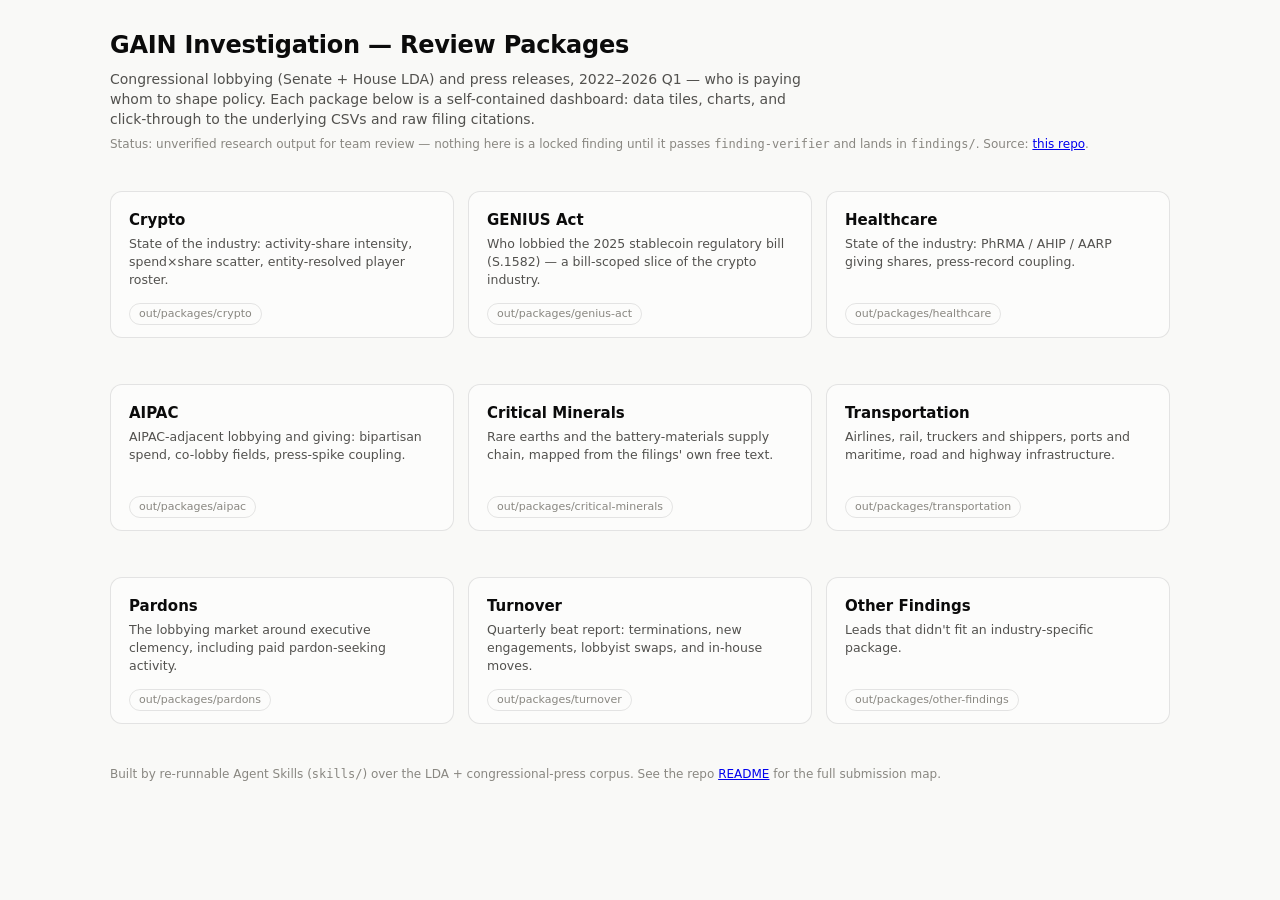
<file: index.html>
<!doctype html>
<html lang="en">
<head>
<meta charset="utf-8">
<meta name="viewport" content="width=device-width, initial-scale=1">
<title>GAIN Investigation — Review Packages</title>
<link rel="stylesheet" href="skills/industry-review-packager/viz/shared.css">
<style>
  .pkg-grid { display: grid; grid-template-columns: repeat(auto-fit, minmax(260px, 1fr)); gap: 14px; margin-top: 18px; }
  .pkg-card { display: block; text-decoration: none; color: inherit; }
  .pkg-card h2 { font-size: 15px; }
  .pkg-card .sub { min-height: 54px; }
  .pkg-card:hover { border-color: var(--ink-3); }
  .badge {
    display: inline-block; font-size: 11px; color: var(--ink-3); border: 1px solid var(--border);
    border-radius: 999px; padding: 2px 9px; margin-top: 10px;
  }
</style>
</head>
<body class="viz-root">
<div class="wrap">
  <header class="page">
    <h1>GAIN Investigation — Review Packages</h1>
    <p class="sub">
      Congressional lobbying (Senate + House LDA) and press releases, 2022–2026 Q1 — who is paying
      whom to shape policy. Each package below is a self-contained dashboard: data tiles, charts,
      and click-through to the underlying CSVs and raw filing citations.
    </p>
    <p class="meta">
      Status: unverified research output for team review — nothing here is a locked finding until
      it passes <code>finding-verifier</code> and lands in <code>findings/</code>.
      Source: <a href="https://github.com/aarushisahejpal/northwestern-ai-challenge">this repo</a>.
    </p>
  </header>

  <div class="pkg-grid">

    <a class="pkg-card card" href="out/packages/crypto/crypto_dashboard.html">
      <h2>Crypto</h2>
      <p class="sub">State of the industry: activity-share intensity, spend×share scatter, entity-resolved player roster.</p>
      <span class="badge">out/packages/crypto</span>
    </a>

    <a class="pkg-card card" href="out/packages/genius-act/genius-act_dashboard.html">
      <h2>GENIUS Act</h2>
      <p class="sub">Who lobbied the 2025 stablecoin regulatory bill (S.1582) — a bill-scoped slice of the crypto industry.</p>
      <span class="badge">out/packages/genius-act</span>
    </a>

    <a class="pkg-card card" href="out/packages/healthcare/healthcare_dashboard.html">
      <h2>Healthcare</h2>
      <p class="sub">State of the industry: PhRMA / AHIP / AARP giving shares, press-record coupling.</p>
      <span class="badge">out/packages/healthcare</span>
    </a>

    <a class="pkg-card card" href="out/packages/aipac/aipac_dashboard.html">
      <h2>AIPAC</h2>
      <p class="sub">AIPAC-adjacent lobbying and giving: bipartisan spend, co-lobby fields, press-spike coupling.</p>
      <span class="badge">out/packages/aipac</span>
    </a>

    <a class="pkg-card card" href="out/packages/critical-minerals/critical-minerals_dashboard.html">
      <h2>Critical Minerals</h2>
      <p class="sub">Rare earths and the battery-materials supply chain, mapped from the filings' own free text.</p>
      <span class="badge">out/packages/critical-minerals</span>
    </a>

    <a class="pkg-card card" href="out/packages/transportation/transportation_dashboard.html">
      <h2>Transportation</h2>
      <p class="sub">Airlines, rail, truckers and shippers, ports and maritime, road and highway infrastructure.</p>
      <span class="badge">out/packages/transportation</span>
    </a>

    <a class="pkg-card card" href="out/packages/pardons/pardons_dashboard.html">
      <h2>Pardons</h2>
      <p class="sub">The lobbying market around executive clemency, including paid pardon-seeking activity.</p>
      <span class="badge">out/packages/pardons</span>
    </a>

    <a class="pkg-card card" href="out/packages/turnover/turnover_dashboard.html">
      <h2>Turnover</h2>
      <p class="sub">Quarterly beat report: terminations, new engagements, lobbyist swaps, and in-house moves.</p>
      <span class="badge">out/packages/turnover</span>
    </a>

    <a class="pkg-card card" href="out/packages/other-findings/other-findings_dashboard.html">
      <h2>Other Findings</h2>
      <p class="sub">Leads that didn't fit an industry-specific package.</p>
      <span class="badge">out/packages/other-findings</span>
    </a>

  </div>

  <footer class="page">
    Built by re-runnable Agent Skills (<code>skills/</code>) over the LDA + congressional-press
    corpus. See the repo <a href="README.md">README</a> for the full submission map.
  </footer>
</div>
</body>
</html>
</file>
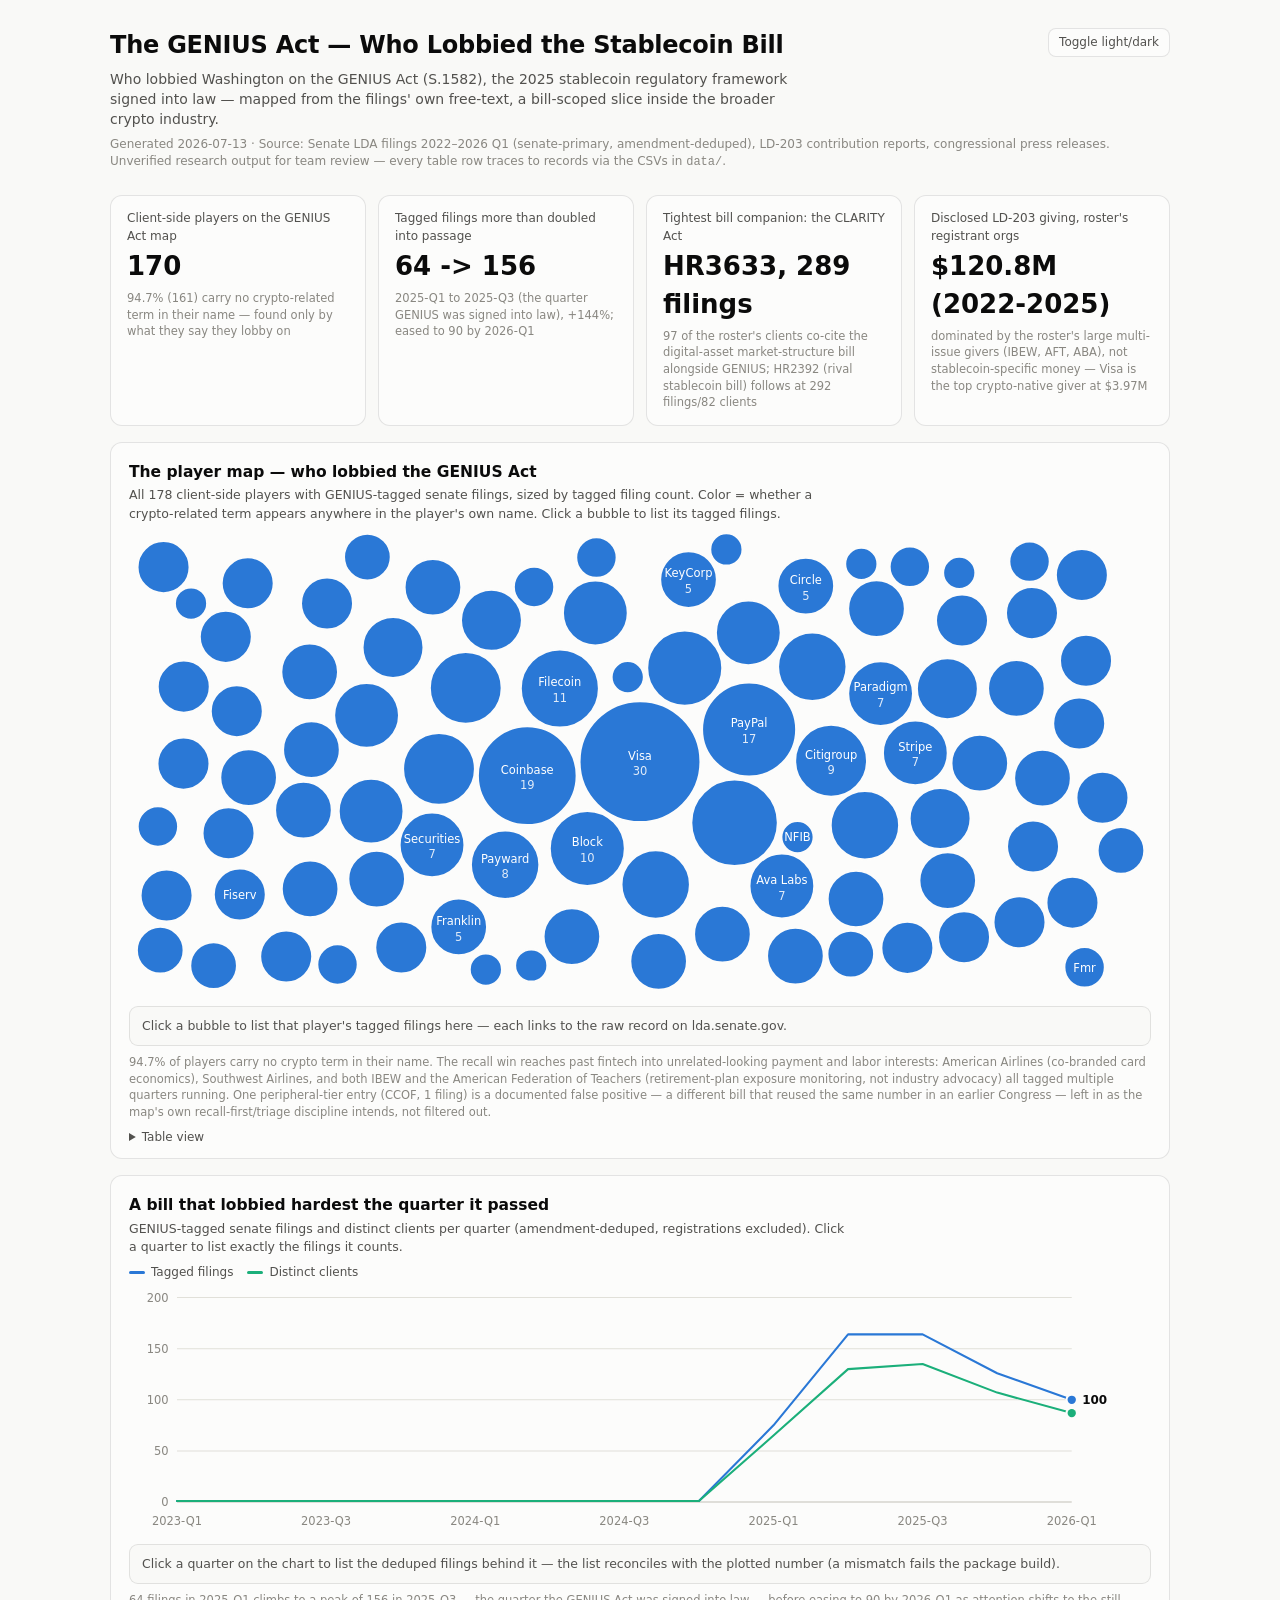
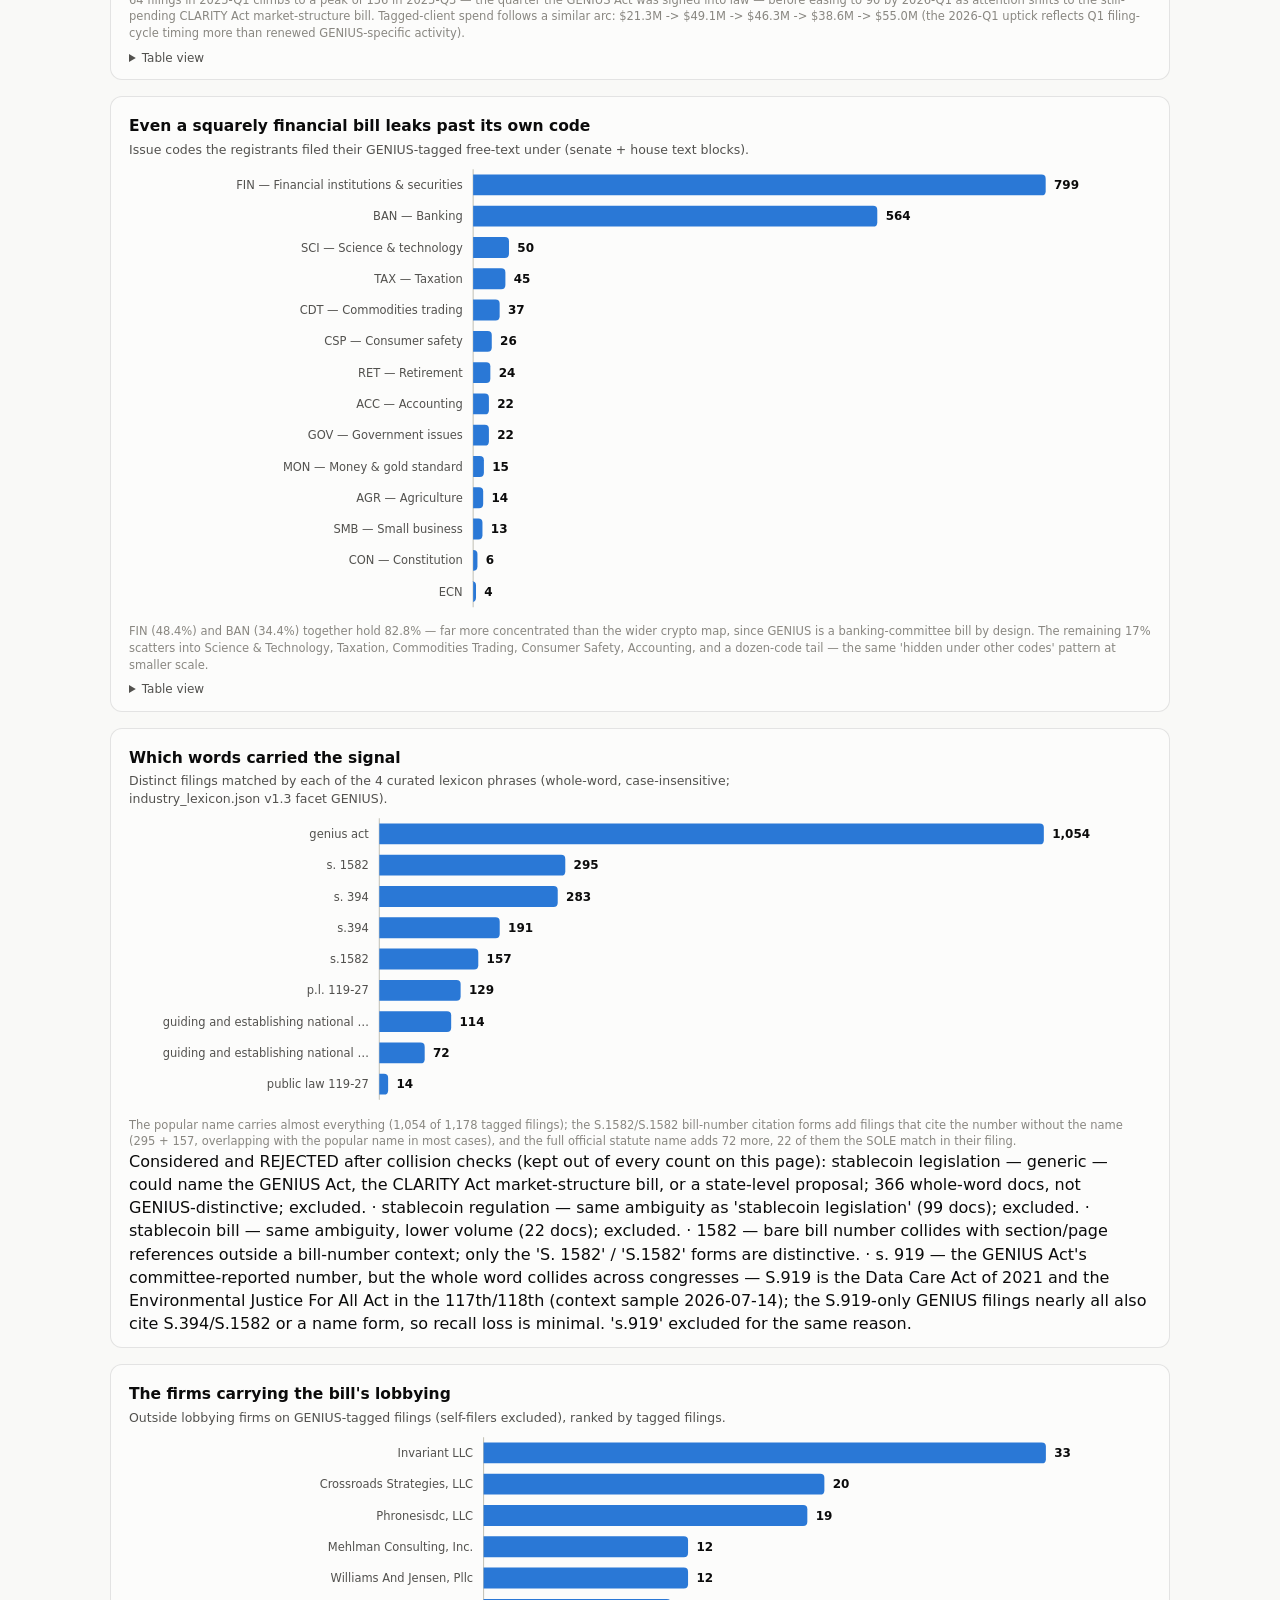
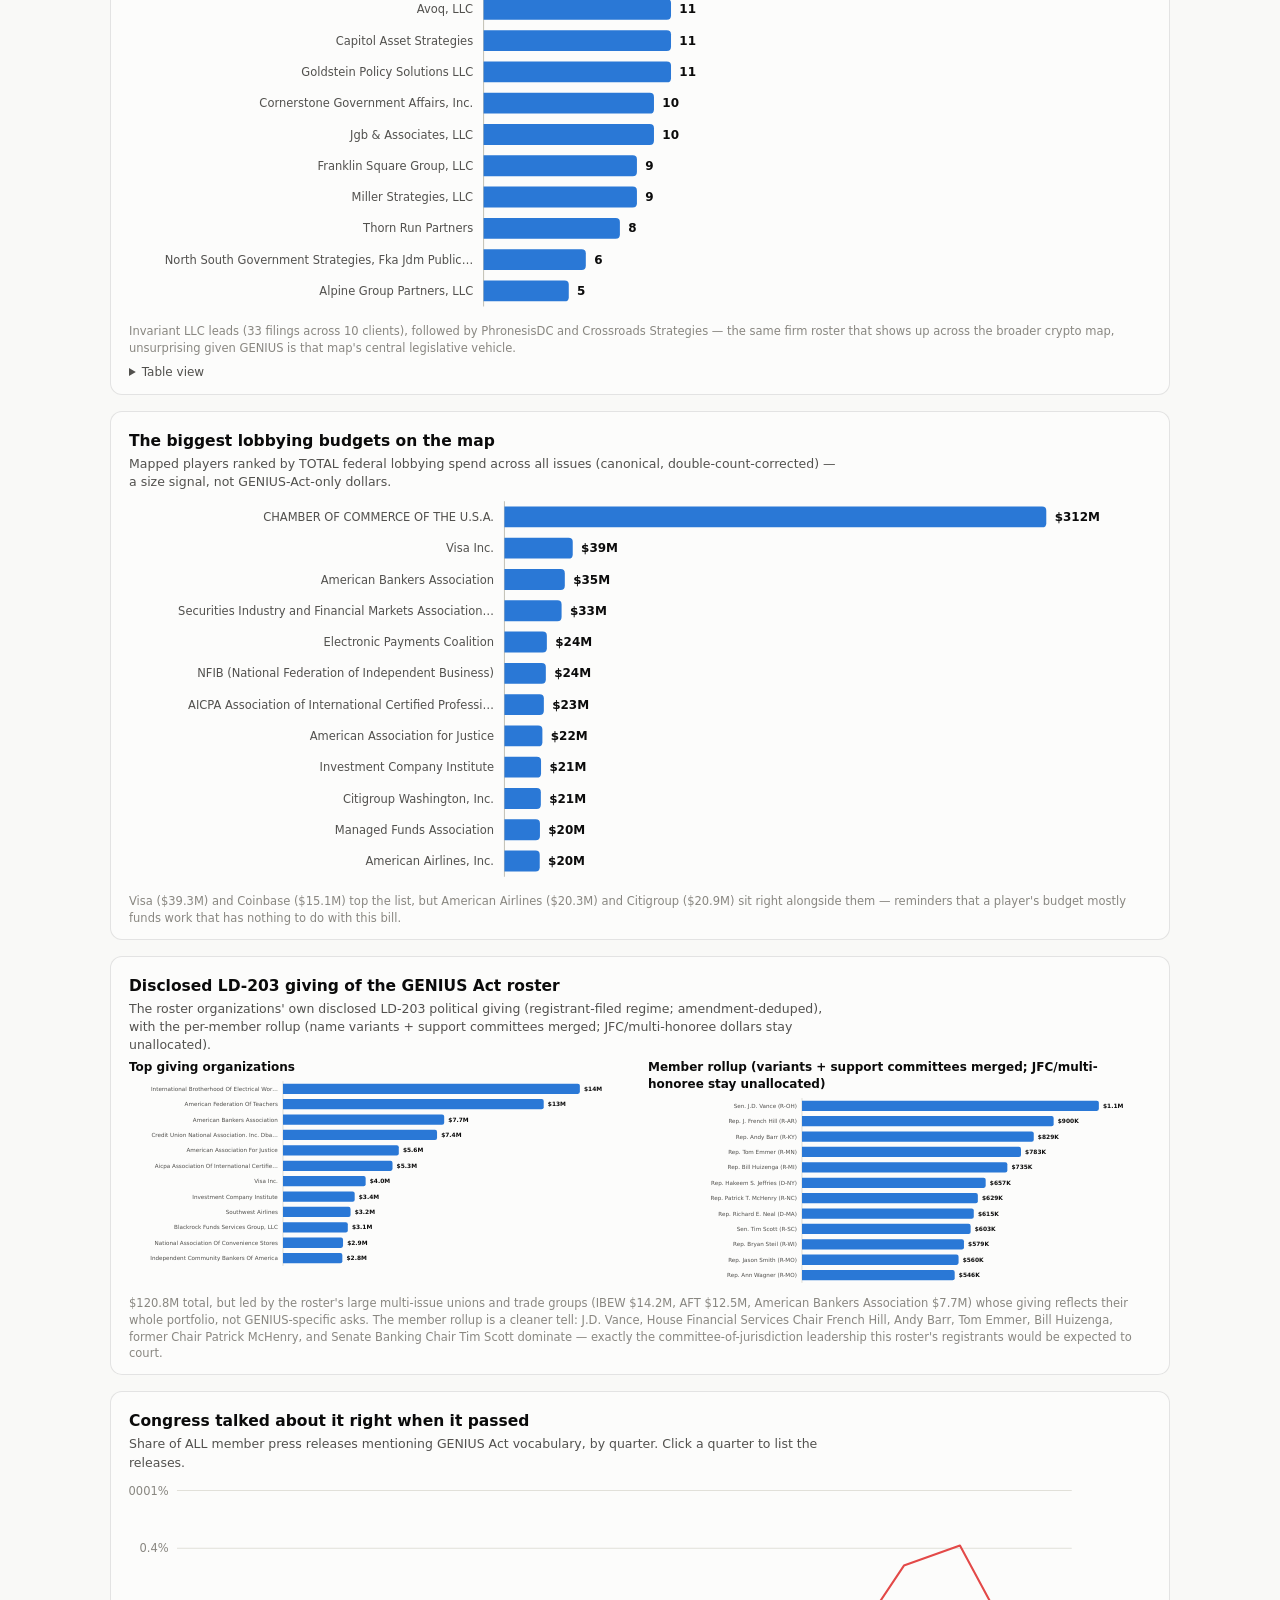
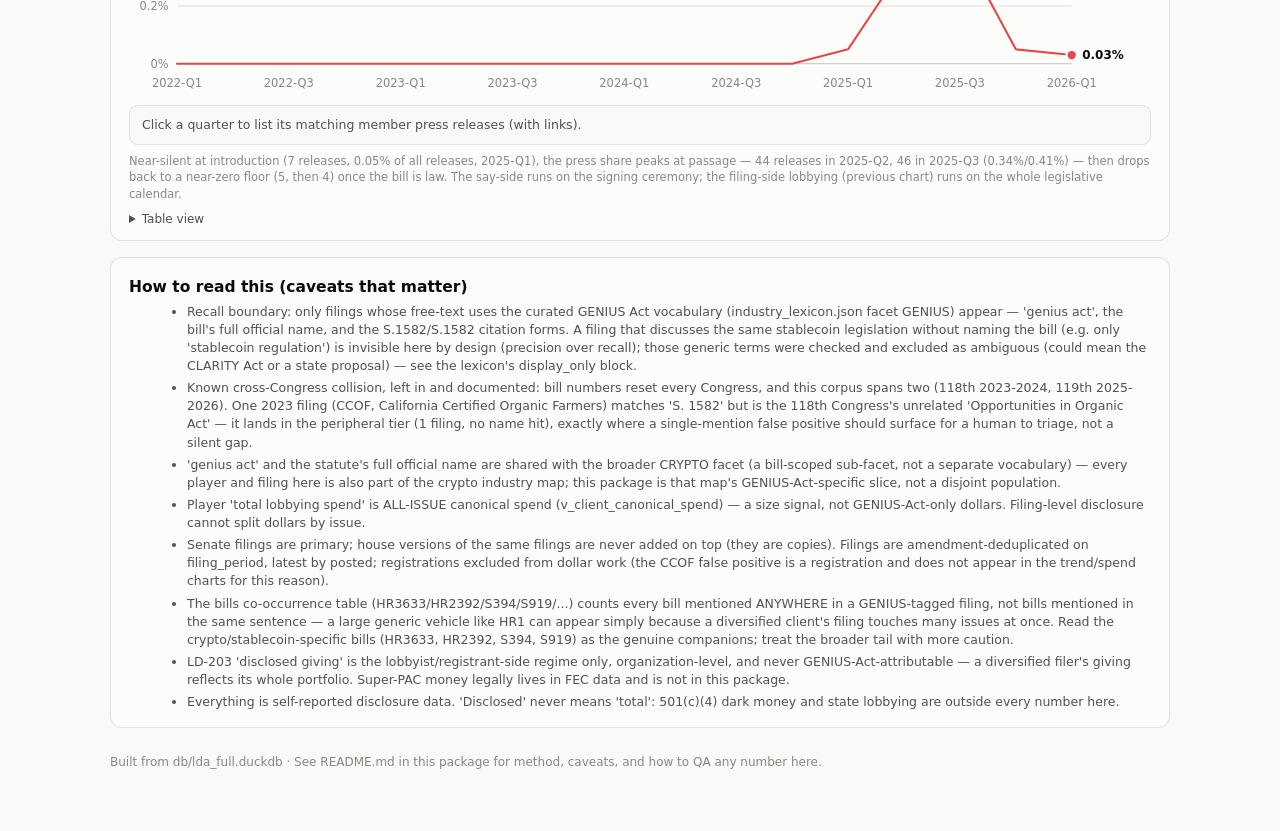
<file: out/packages/genius-act/genius-act_dashboard.html>
<!doctype html>
<html lang="en">
<head>
<meta charset="utf-8">
<meta name="viewport" content="width=device-width, initial-scale=1">
<title>The GENIUS Act — Who Lobbied the Stablecoin Bill</title>
<style>
:root { color-scheme: light dark; }
* { box-sizing: border-box; margin: 0; }
body {
  font-family: system-ui, -apple-system, "Segoe UI", sans-serif;
  background: var(--page); color: var(--ink-1);
  padding: 28px 20px 60px; line-height: 1.45;
}
.viz-root {
  --page: #f9f9f7; --surface-1: #fcfcfb;
  --ink-1: #0b0b0b; --ink-2: #52514e; --ink-3: #898781;
  --grid: #e1e0d9; --baseline: #c3c2b7;
  --border: rgba(11,11,11,0.10);
  --s1: #2a78d6; --s2: #1baf7a; --s3: #eda100; --s4: #008300;
  --s5: #4a3aa7; --s6: #e34948;
  --deemph: #c9c8c0;
  --seq-250: #86b6ef; --seq-400: #3987e5; --seq-550: #1c5cab;
}
@media (prefers-color-scheme: dark) {
  .viz-root {
    --page: #0d0d0d; --surface-1: #1a1a19;
    --ink-1: #ffffff; --ink-2: #c3c2b7; --ink-3: #898781;
    --grid: #2c2c2a; --baseline: #383835;
    --border: rgba(255,255,255,0.10);
    --s1: #3987e5; --s2: #199e70; --s3: #c98500; --s4: #008300;
    --s5: #9085e9; --s6: #e66767;
    --deemph: #4a4a46;
  }
}
:root[data-theme="light"] .viz-root {
  --page: #f9f9f7; --surface-1: #fcfcfb;
  --ink-1: #0b0b0b; --ink-2: #52514e; --ink-3: #898781;
  --grid: #e1e0d9; --baseline: #c3c2b7;
  --border: rgba(11,11,11,0.10);
  --s1: #2a78d6; --s2: #1baf7a; --s3: #eda100; --s4: #008300;
  --s5: #4a3aa7; --s6: #e34948;
  --deemph: #c9c8c0;
}
:root[data-theme="dark"] .viz-root {
  --page: #0d0d0d; --surface-1: #1a1a19;
  --ink-1: #ffffff; --ink-2: #c3c2b7; --ink-3: #898781;
  --grid: #2c2c2a; --baseline: #383835;
  --border: rgba(255,255,255,0.10);
  --s1: #3987e5; --s2: #199e70; --s3: #c98500; --s4: #008300;
  --s5: #9085e9; --s6: #e66767;
  --deemph: #4a4a46;
}
:root[data-theme="light"] body, :root[data-theme="dark"] body { background: var(--page); }

.wrap { max-width: 1060px; margin: 0 auto; }
header.page { margin-bottom: 22px; }
header.page h1 { font-size: 24px; font-weight: 650; letter-spacing: -0.01em; }
header.page .sub { color: var(--ink-2); margin-top: 6px; max-width: 78ch; font-size: 14px; }
header.page .meta { color: var(--ink-3); margin-top: 6px; font-size: 12px; }
.theme-toggle {
  float: right; font: inherit; font-size: 12px; color: var(--ink-2);
  background: var(--surface-1); border: 1px solid var(--border); border-radius: 8px;
  padding: 5px 10px; cursor: pointer;
}
.kpis { display: grid; grid-template-columns: repeat(auto-fit, minmax(190px, 1fr)); gap: 12px; margin: 18px 0 8px; }
.tile {
  background: var(--surface-1); border: 1px solid var(--border); border-radius: 12px;
  padding: 14px 16px;
}
.tile .lbl { font-size: 12px; color: var(--ink-2); }
.tile .val { font-size: 26px; font-weight: 600; margin-top: 3px; }
.tile .note { font-size: 11.5px; color: var(--ink-3); margin-top: 4px; }
.card {
  background: var(--surface-1); border: 1px solid var(--border); border-radius: 12px;
  padding: 18px 18px 12px; margin: 16px 0;
}
.card h2 { font-size: 15.5px; font-weight: 650; }
.card .sub { font-size: 12.5px; color: var(--ink-2); margin: 3px 0 4px; max-width: 90ch; }
.card .foot { font-size: 11.5px; color: var(--ink-3); margin-top: 8px; }
.legend { display: flex; flex-wrap: wrap; gap: 14px; margin: 8px 0 2px; font-size: 12px; color: var(--ink-2); }
.legend .key { display: inline-flex; align-items: center; gap: 6px; }
.legend .sw-rect { width: 12px; height: 12px; border-radius: 3px; display: inline-block; }
.legend .sw-line { width: 16px; height: 3px; border-radius: 2px; display: inline-block; }
.chart-box { position: relative; }
.chart-box svg { display: block; width: 100%; height: auto; }
svg text { font-family: inherit; }
.ax { font-size: 11px; fill: var(--ink-3); }
.ax-tab { font-variant-numeric: tabular-nums; }
.gridline { stroke: var(--grid); stroke-width: 1; }
.baseline { stroke: var(--baseline); stroke-width: 1; }
.dlabel { font-size: 11px; fill: var(--ink-2); }
.dlabel-strong { font-size: 11.5px; font-weight: 600; fill: var(--ink-1); }
.blabel { font-size: 11px; pointer-events: none; }
.crosshair { stroke: var(--baseline); stroke-width: 1; }
.tt {
  position: fixed; z-index: 40; pointer-events: none; display: none;
  background: var(--surface-1); border: 1px solid var(--border); border-radius: 9px;
  box-shadow: 0 4px 18px rgba(0,0,0,0.13); padding: 9px 11px; font-size: 12px;
  max-width: 320px;
}
.tt .tt-title { color: var(--ink-3); font-size: 11px; margin-bottom: 5px; }
.tt .row { display: flex; align-items: center; gap: 7px; margin-top: 3px; }
.tt .k { width: 14px; height: 3px; border-radius: 2px; flex: none; }
.tt .v { font-weight: 650; font-variant-numeric: tabular-nums; }
.tt .n { color: var(--ink-2); }
details.tv { margin-top: 8px; }
details.tv summary { font-size: 12px; color: var(--ink-2); cursor: pointer; }
details.tv .scroll { overflow-x: auto; margin-top: 8px; }
table.dt { border-collapse: collapse; font-size: 12px; min-width: 480px; }
table.dt th, table.dt td { text-align: left; padding: 5px 12px 5px 0; border-bottom: 1px solid var(--grid); }
table.dt td.num, table.dt th.num { text-align: right; font-variant-numeric: tabular-nums; }
table.dt th { color: var(--ink-2); font-weight: 600; }
.two-col { display: grid; grid-template-columns: 1fr 1fr; gap: 16px; }
@media (max-width: 860px) { .two-col { grid-template-columns: 1fr; } }
.caveats { font-size: 12.5px; color: var(--ink-2); }
.caveats li { margin: 4px 0 4px 18px; }
footer.page { margin-top: 26px; font-size: 12px; color: var(--ink-3); }

/* open-findings card (ledger leads touching this package, shown for human review) */
.finding-item { padding: 9px 0; border-top: 1px solid var(--border); font-size: 13px; }
.finding-item:first-of-type { border-top: none; padding-top: 0; }
.finding-item strong { display: block; margin-bottom: 3px; }
.finding-item .note { margin-top: 2px; }

/* per-player raw-filings panel (crypto player map click-through) */
.filings-panel {
  font-size: 12.5px; color: var(--ink-2); margin: 10px 0 4px;
  padding: 10px 12px; background: var(--page); border: 1px solid var(--border);
  border-radius: 9px;
}
.filings-panel strong { color: var(--ink-1); font-size: 13px; }
.filings-scroll { max-height: 260px; overflow-y: auto; overflow-x: hidden; margin-top: 8px; }
.filings-group { font-weight: 600; color: var(--ink-1); font-size: 12px; margin: 8px 0 2px; }
.filings-group:first-child { margin-top: 0; }
.filings-list { margin: 0; padding-left: 18px; }
.filings-list li { margin: 1.5px 0; }
.filings-list a { color: var(--ink-1); text-decoration: underline; text-underline-offset: 2px; }
.filings-list a:hover { color: var(--ink-2); }
.filings-panel .note { font-size: 11px; color: var(--ink-3); margin-top: 7px; }

/* per-widget "more options" → query-info panel */
.has-more { position: relative; }
.more-btn {
  position: absolute; top: 10px; right: 10px; width: 28px; height: 22px;
  line-height: 1; border: 1px solid var(--border); border-radius: 6px;
  background: var(--surface-1); color: var(--ink-2); cursor: pointer;
  opacity: 0; transition: opacity .12s; font-size: 14px; padding: 0; z-index: 20;
}
.has-more:hover .more-btn, .more-btn:focus-visible,
.more-btn[aria-expanded="true"] { opacity: 1; }
.more-menu {
  position: absolute; top: 34px; right: 10px; z-index: 30;
  background: var(--surface-1); border: 1px solid var(--border);
  border-radius: 8px; box-shadow: 0 4px 14px rgba(0,0,0,.14); padding: 4px;
}
.more-item {
  display: block; width: 100%; text-align: left; background: none; border: none;
  padding: 6px 12px; font-size: 12.5px; color: var(--ink-1); cursor: pointer;
  border-radius: 5px; white-space: nowrap;
}
.more-item:hover { background: var(--page); }
.qmodal-overlay {
  position: fixed; inset: 0; background: rgba(0,0,0,.45); z-index: 100;
  display: flex; align-items: center; justify-content: center; padding: 26px;
}
.qmodal {
  background: var(--surface-1); border: 1px solid var(--border); border-radius: 12px;
  max-width: 940px; width: 100%; max-height: 86vh; display: flex; flex-direction: column;
  box-shadow: 0 12px 44px rgba(0,0,0,.32); font-size: 12px; color: var(--ink-2);
}
.qmodal .qp-head { padding: 12px 16px; border-bottom: 1px solid var(--border); flex: none; }
.qmodal-body { padding: 8px 16px 14px; overflow-y: auto; }
.qmodal-foot {
  padding: 9px 16px; border-top: 1px solid var(--border); flex: none;
  font-size: 11.5px; color: var(--ink-3);
}
.qmodal-foot a { color: var(--ink-1); text-decoration: underline; text-underline-offset: 2px; }
.qp-head { display: flex; justify-content: space-between; align-items: center; }
.qp-head strong { color: var(--ink-1); font-size: 12.5px; }
.qp-close { background: none; border: none; font-size: 17px; color: var(--ink-2); cursor: pointer; padding: 0 4px; }
.qp-note { margin-top: 6px; font-size: 11.5px; color: var(--ink-3); }
.qp-block-head {
  display: flex; justify-content: space-between; align-items: center; gap: 10px;
  margin-top: 10px; font-weight: 600; font-size: 11.5px; color: var(--ink-1);
}
.qp-copy {
  font-size: 11px; border: 1px solid var(--border); background: var(--surface-1);
  border-radius: 5px; padding: 1px 8px; cursor: pointer; color: var(--ink-2); flex: none;
}
.qp-sql {
  margin: 4px 0 0; padding: 8px 10px; background: var(--surface-1);
  border: 1px solid var(--border); border-radius: 7px; max-height: 300px;
  overflow-y: auto; white-space: pre-wrap; word-break: break-word;
  font-size: 11px; line-height: 1.45; color: var(--ink-1);
  font-family: ui-monospace, Consolas, monospace;
}
.kpis.has-more { padding-top: 2px; }

/* quarter switcher (turnover beat report) */
.seg { display: flex; flex-wrap: wrap; gap: 8px; margin: 2px 0 14px; }
.seg button {
  font: inherit; font-size: 12.5px; padding: 6px 16px; border-radius: 999px;
  border: 1px solid var(--border); background: var(--surface-1);
  color: var(--ink-2); cursor: pointer;
}
.seg button.active { color: var(--ink-1); border-color: var(--ink-3); font-weight: 650; }

</style>
</head>
<body class="viz-root">
<div class="wrap">
  <header class="page">
    <button class="theme-toggle" id="themeToggle" type="button">Toggle light/dark</button>
    <h1>The GENIUS Act — Who Lobbied the Stablecoin Bill</h1>
    <div class="sub">Who lobbied Washington on the GENIUS Act (S.1582), the 2025 stablecoin regulatory framework signed into law — mapped from the filings' own free-text, a bill-scoped slice inside the broader crypto industry.</div>
    <div class="meta">Generated 2026-07-13 · Source: Senate LDA filings 2022–2026 Q1 (senate-primary, amendment-deduped), LD-203 contribution reports, congressional press releases. Unverified research output for team review — every table row traces to records via the CSVs in <code>data/</code>.</div>
  </header>
  <main id="app"></main>
  <footer class="page">Built from db/lda_full.duckdb · See README.md in this package for method, caveats, and how to QA any number here.</footer>
</div>
<script>
/* Tiny self-contained chart lib — SVG, theme-aware via CSS vars, hover layer + table views. */
"use strict";
const NS = "http://www.w3.org/2000/svg";
const SLOT = ["var(--s1)", "var(--s2)", "var(--s3)", "var(--s4)", "var(--s5)", "var(--s6)"];
// per-slot in-mark label ink (yellow/aqua too light for white text)
const SLOT_LABEL = ["#ffffff", "#08351f", "#3a2800", "#ffffff", "#ffffff", "#ffffff"];

function el(tag, attrs, parent) {
  const e = document.createElementNS(NS, tag);
  for (const k in attrs || {}) e.setAttribute(k, attrs[k]);
  if (parent) parent.appendChild(e);
  return e;
}
function div(cls, parent, text) {
  const d = document.createElement("div");
  if (cls) d.className = cls;
  if (text != null) d.textContent = text;
  if (parent) parent.appendChild(d);
  return d;
}
function fmtMoney(v) {
  if (v == null || isNaN(v)) return "–";
  const a = Math.abs(v), s = v < 0 ? "-" : "";
  if (a >= 995e6) return s + "$" + (a / 1e9).toFixed(a >= 9.95e9 ? 0 : 1) + "B";
  if (a >= 995e3) return s + "$" + (a / 1e6).toFixed(a >= 9.95e6 ? 0 : 1) + "M";
  if (a >= 1e3) return s + "$" + Math.round(a / 1e3) + "K";
  return s + "$" + Math.round(a);
}
function fmtNum(v) {
  if (v == null || isNaN(v)) return "–";
  return Number(v).toLocaleString("en-US");
}
function fmtPct(v) { return v == null ? "–" : v.toFixed(v < 10 ? 1 : 0) + "%"; }
function niceTicks(max, n) {
  if (max <= 0) return [0, 1];
  const raw = max / n, mag = Math.pow(10, Math.floor(Math.log10(raw)));
  const step = [1, 2, 2.5, 5, 10].map(m => m * mag).find(s => max / s <= n) || 10 * mag;
  const ticks = [];
  for (let v = 0; v <= max * 1.0001 + step * 0.999; v += step) { ticks.push(v); if (v >= max) break; }
  return ticks;
}

/* singleton tooltip */
let TT = null;
function tt() {
  if (!TT) { TT = div("tt", document.body); }
  return TT;
}
function ttShow(x, y, titleText, rows) {
  const t = tt();
  t.innerHTML = "";
  if (titleText) div("tt-title", t, titleText);
  for (const r of rows) {
    const row = div("row", t);
    if (r.color) { const k = div("k", row); k.style.background = r.color; }
    const v = document.createElement("span"); v.className = "v"; v.textContent = r.value; row.appendChild(v);
    const n = document.createElement("span"); n.className = "n"; n.textContent = r.name; row.appendChild(n);
  }
  t.style.display = "block";
  const bw = t.offsetWidth, bh = t.offsetHeight;
  let px = x + 14, py = y + 12;
  if (px + bw > innerWidth - 8) px = x - bw - 14;
  if (py + bh > innerHeight - 8) py = y - bh - 12;
  t.style.left = px + "px"; t.style.top = py + "px";
}
function ttHide() { if (TT) TT.style.display = "none"; }

function legend(parent, items, kind) {
  const lg = div("legend", parent);
  for (const it of items) {
    const k = div("key", lg);
    const sw = div(kind === "line" ? "sw-line" : "sw-rect", k);
    sw.style.background = it.color;
    k.appendChild(document.createTextNode(it.name));
  }
  return lg;
}

function tableView(parent, cols, rows, fmts) {
  const det = document.createElement("details"); det.className = "tv"; parent.appendChild(det);
  const sum = document.createElement("summary"); sum.textContent = "Table view"; det.appendChild(sum);
  const scroll = div("scroll", det);
  const tb = document.createElement("table"); tb.className = "dt"; scroll.appendChild(tb);
  const trh = tb.insertRow();
  cols.forEach((c, i) => {
    const th = document.createElement("th"); th.textContent = c;
    if (fmts && fmts[i] !== "s") th.className = "num";
    trh.appendChild(th);
  });
  for (const r of rows) {
    const tr = tb.insertRow();
    r.forEach((v, i) => {
      const td = tr.insertCell();
      const f = fmts ? fmts[i] : "s";
      td.textContent = f === "$" ? fmtMoney(v) : f === "#" ? fmtNum(v) : f === "%" ? (v == null ? "–" : v + "%") : (v == null ? "–" : v);
      if (f !== "s") td.className = "num";
    });
  }
}

function card(root, title, sub, foot) {
  const c = div("card", root);
  const h = document.createElement("h2"); h.textContent = title; c.appendChild(h);
  if (sub) div("sub", c, sub);
  const box = div("chart-box", c);
  if (foot) { const f = div("foot", c, foot); c.appendChild(f); }
  return { cardEl: c, box: box };
}

function statTiles(root, tiles) {
  const k = div("kpis", root);
  for (const t of tiles) {
    const tile = div("tile", k);
    div("lbl", tile, t.label);
    div("val", tile, t.value);
    if (t.note) div("note", tile, t.note);
  }
  return k;
}

/* ---- open-findings card: candidate leads from LEDGER.md touching this
   package's data, shown at the bottom of every package dashboard so a human
   reviewer sees what's still open without leaving the page. findings = [{id,
   status, title, hypothesis, actors?, next?}] — copy is hand-curated from the
   ledger row, not auto-derived (same convention as this page's KPI/caveat text). */
function findingsCard(root, findings, sub) {
  if (!findings || !findings.length) return;
  const c = div("card", root);
  const h = document.createElement("h2");
  h.textContent = "Findings still open for human review";
  c.appendChild(h);
  div("sub", c, sub || "Candidate leads from the investigation ledger touching this package's data — unverified, for human triage before any use in a story.");
  for (const f of findings) {
    const item = div("finding-item", c);
    const head = document.createElement("strong");
    head.textContent = f.id + " · " + f.status + " — " + f.title;
    item.appendChild(head);
    div(null, item, f.hypothesis);
    if (f.actors) div("note", item, "Named actors: " + f.actors);
    if (f.next) div("note", item, "Next action: " + f.next);
  }
  div("foot", c, "Full history, evidence record IDs, and status changes: LEDGER.md in the repo root.");
}

/* ---- per-widget "more options" → query-info panel (debugging aid) ----
   info = { title, note, blocks: [{label, text}] } — text is the ACTUAL SQL /
   pipeline the widget's numbers came from (extracted from the build scripts). */
function moreOptions(host, info) {
  if (!host || !info) return;
  host.classList.add("has-more");
  const btn = document.createElement("button");
  btn.className = "more-btn"; btn.type = "button"; btn.textContent = "⋯";
  btn.title = "More options";
  btn.setAttribute("aria-label", "More options");
  btn.setAttribute("aria-expanded", "false");
  host.appendChild(btn);
  const menu = div("more-menu", host);
  menu.style.display = "none";
  const item = document.createElement("button");
  item.type = "button"; item.className = "more-item";
  item.textContent = "View query info";
  menu.appendChild(item);
  btn.addEventListener("click", ev => {
    ev.stopPropagation();
    const open = menu.style.display !== "none";
    menu.style.display = open ? "none" : "block";
    btn.setAttribute("aria-expanded", String(!open));
  });
  document.addEventListener("click", () => {
    menu.style.display = "none";
    btn.setAttribute("aria-expanded", "false");
  });
  item.addEventListener("click", ev => {
    ev.stopPropagation();
    menu.style.display = "none";
    btn.setAttribute("aria-expanded", "false");
    openQueryModal(info, btn);
  });
}

function openQueryModal(info, returnFocus) {
  const overlay = div("qmodal-overlay", document.body);
  const modal = div("qmodal", overlay);
  modal.setAttribute("role", "dialog");
  modal.setAttribute("aria-modal", "true");
  modal.setAttribute("aria-label", info.title || "Query info");
  const head = div("qp-head", modal);
  const t = document.createElement("strong");
  t.textContent = info.title || "Query info"; head.appendChild(t);
  const close = document.createElement("button");
  close.type = "button"; close.className = "qp-close"; close.textContent = "×";
  close.setAttribute("aria-label", "Close query info");
  head.appendChild(close);
  const body = div("qmodal-body", modal);
  if (info.note) div("qp-note", body, info.note);
  for (const b of (info.blocks || [])) {
    const bh = div("qp-block-head", body);
    const lbl = document.createElement("span");
    lbl.textContent = b.label; bh.appendChild(lbl);
    const pre = document.createElement("pre");
    pre.className = "qp-sql"; pre.textContent = b.text;
    const cp = document.createElement("button");
    cp.type = "button"; cp.className = "qp-copy"; cp.textContent = "Copy";
    cp.addEventListener("click", () => {
      const done = () => { cp.textContent = "Copied"; setTimeout(() => { cp.textContent = "Copy"; }, 1200); };
      if (navigator.clipboard && navigator.clipboard.writeText) {
        navigator.clipboard.writeText(b.text).then(done, () => {});
      } else {
        const r = document.createRange(); r.selectNodeContents(pre);
        const s = getSelection(); s.removeAllRanges(); s.addRange(r);
      }
    });
    bh.appendChild(cp);
    body.appendChild(pre);
  }
  if (info.dict) {
    const foot = div("qmodal-foot", modal);
    foot.appendChild(document.createTextNode("Every table and column referenced here is defined in the data dictionary: "));
    const a = document.createElement("a");
    a.href = info.dict; a.textContent = info.dict;
    foot.appendChild(a);
    foot.appendChild(document.createTextNode(" (in this package, next to the dashboard)."));
  }
  const onKey = ev => { if (ev.key === "Escape") closeModal(); };
  function closeModal() {
    overlay.remove();
    document.removeEventListener("keydown", onKey);
    if (returnFocus) returnFocus.focus();
  }
  close.addEventListener("click", closeModal);
  overlay.addEventListener("click", ev => { if (ev.target === overlay) closeModal(); });
  document.addEventListener("keydown", onKey);
  close.focus();
}

/* ---- line panel: series share one x; crosshair + all-series tooltip ---- */
function linePanel(box, cfg) {
  const W = 980, xs = cfg.x, n = xs.length;
  const H = cfg.height || 240, mL = 46, mR = cfg.marginRight || 76, mT = 14, mB = 30;
  const pw = W - mL - mR, ph = H - mT - mB;
  const maxV = cfg.max || Math.max(...cfg.series.flatMap(s => s.values.filter(v => v != null))) * 1.08;
  const ticks = niceTicks(maxV, 4);
  const yMax = ticks[ticks.length - 1];
  const X = i => mL + (n === 1 ? pw / 2 : (i * pw) / (n - 1));
  const Y = v => mT + ph - (v / yMax) * ph;
  const svg = el("svg", { viewBox: `0 0 ${W} ${H}`, role: "img" }, null);
  box.appendChild(svg);
  for (const tv of ticks) {
    el("line", { x1: mL, x2: W - mR, y1: Y(tv), y2: Y(tv), class: tv === 0 ? "baseline" : "gridline" }, svg);
    const t = el("text", { x: mL - 8, y: Y(tv) + 4, "text-anchor": "end", class: "ax ax-tab" }, svg);
    t.textContent = cfg.fmt === "$" ? fmtMoney(tv) : cfg.fmt === "%" ? tv + "%" : fmtNum(tv);
  }
  const step = Math.max(1, Math.ceil(n / 12));
  xs.forEach((lab, i) => {
    if (i % step !== 0 && i !== n - 1) return;
    const t = el("text", { x: X(i), y: H - 8, "text-anchor": "middle", class: "ax" }, svg);
    t.textContent = lab;
  });
  const placedLabels = [];
  cfg.series.forEach((s, si) => {
    const col = s.color || SLOT[si];
    const pts = s.values.map((v, i) => (v == null ? null : [X(i), Y(v)]));
    let d = "";
    pts.forEach(p => { if (p) d += (d ? "L" : "M") + p[0].toFixed(1) + " " + p[1].toFixed(1); });
    const path = el("path", { d, fill: "none", "stroke-width": 2, "stroke-linejoin": "round", "stroke-linecap": "round" }, svg);
    path.style.stroke = col;
    const last = pts.map((p, i) => (p ? i : -1)).filter(i => i >= 0).pop();
    if (last != null) {
      const ring = el("circle", { cx: pts[last][0], cy: pts[last][1], r: 6 }, svg);
      ring.style.fill = "var(--surface-1)";
      const dot = el("circle", { cx: pts[last][0], cy: pts[last][1], r: 4 }, svg);
      dot.style.fill = col;
      const ly = pts[last][1] + 4;
      // when end-labels collide, fall back to legend + tooltip (skip the label)
      if (!placedLabels.some(p => Math.abs(p - ly) < 14)) {
        const lb = el("text", { x: pts[last][0] + 10, y: ly, class: "dlabel-strong" }, svg);
        lb.textContent = (cfg.endLabel === "name" ? s.name : (cfg.fmt === "$" ? fmtMoney(s.values[last]) : cfg.fmt === "%" ? s.values[last] + "%" : fmtNum(s.values[last])));
        placedLabels.push(ly);
      }
    }
  });
  /* crosshair + tooltip (+ optional per-x click via cfg.onClick(i, xLabel)) */
  const ch = el("line", { y1: mT, y2: mT + ph, class: "crosshair", visibility: "hidden" }, svg);
  const hit = el("rect", { x: mL, y: mT, width: pw, height: ph, fill: "transparent" }, svg);
  const idxAt = ev => {
    const r = svg.getBoundingClientRect();
    const fx = ((ev.clientX - r.left) / r.width) * W;
    let i = Math.round(((fx - mL) / pw) * (n - 1));
    return Math.max(0, Math.min(n - 1, i));
  };
  hit.addEventListener("pointermove", ev => {
    const i = idxAt(ev);
    ch.setAttribute("x1", X(i)); ch.setAttribute("x2", X(i));
    ch.setAttribute("visibility", "visible");
    if (cfg.onClick) hit.style.cursor = "pointer";
    ttShow(ev.clientX, ev.clientY, xs[i], cfg.series.map((s, si) => ({
      color: s.color || SLOT[si],
      value: s.values[i] == null ? "–" : cfg.fmt === "$" ? fmtMoney(s.values[i]) : cfg.fmt === "%" ? s.values[i] + "%" : fmtNum(s.values[i]),
      name: s.name
    })));
  });
  hit.addEventListener("pointerleave", () => { ch.setAttribute("visibility", "hidden"); ttHide(); });
  if (cfg.onClick) {
    hit.addEventListener("click", ev => cfg.onClick(idxAt(ev), xs[idxAt(ev)]));
  }
}

/* ---- columns (single series or stacked) ---- */
function columns(box, cfg) {
  const W = 980, xs = cfg.x, n = xs.length;
  const H = cfg.height || 250, mL = 46, mR = 14, mT = 14, mB = 30;
  const pw = W - mL - mR, ph = H - mT - mB;
  const series = cfg.series; // [{name,color,values}]
  const totals = xs.map((_, i) => series.reduce((a, s) => a + (s.values[i] || 0), 0));
  const ticks = niceTicks(Math.max(...totals) * 1.05, 4);
  const yMax = ticks[ticks.length - 1];
  const Y = v => mT + ph - (v / yMax) * ph;
  const band = pw / n, bw = Math.min(24, band * 0.55);
  const svg = el("svg", { viewBox: `0 0 ${W} ${H}`, role: "img" }, null);
  box.appendChild(svg);
  for (const tv of ticks) {
    el("line", { x1: mL, x2: W - mR, y1: Y(tv), y2: Y(tv), class: tv === 0 ? "baseline" : "gridline" }, svg);
    const t = el("text", { x: mL - 8, y: Y(tv) + 4, "text-anchor": "end", class: "ax ax-tab" }, svg);
    t.textContent = cfg.fmt === "$" ? fmtMoney(tv) : fmtNum(tv);
  }
  const step = Math.max(1, Math.ceil(n / 12));
  xs.forEach((lab, i) => {
    if (i % step !== 0 && i !== n - 1) return;
    const t = el("text", { x: mL + band * i + band / 2, y: H - 8, "text-anchor": "middle", class: "ax" }, svg);
    t.textContent = lab;
  });
  xs.forEach((lab, i) => {
    const cx = mL + band * i + band / 2;
    let acc = 0;
    series.forEach((s, si) => {
      const v = s.values[i] || 0;
      if (v <= 0) { return; }
      const y1 = Y(acc + v), y0 = Y(acc);
      const hpx = Math.max(0, y0 - y1 - (si < series.length - 1 && acc + v < totals[i] ? 2 : 0)); // 2px surface gap
      const isTop = acc + v >= totals[i] - 1e-9;
      const rTop = isTop ? 4 : 0;
      const x0 = cx - bw / 2;
      const p = el("path", {
        d: `M${x0} ${y0} L${x0} ${y1 + rTop} Q${x0} ${y1} ${x0 + rTop} ${y1} L${x0 + bw - rTop} ${y1} Q${x0 + bw} ${y1} ${x0 + bw} ${y1 + rTop} L${x0 + bw} ${y0} Z`
      }, svg);
      p.style.fill = s.color || SLOT[si];
      acc += v;
    });
    const hit = el("rect", { x: mL + band * i, y: mT, width: band, height: ph, fill: "transparent" }, svg);
    hit.addEventListener("pointermove", ev => {
      const rows = series.map((s, si) => ({
        color: s.color || SLOT[si],
        value: cfg.fmt === "$" ? fmtMoney(s.values[i]) : fmtNum(s.values[i]),
        name: s.name
      }));
      if (series.length > 1) rows.push({ color: null, value: cfg.fmt === "$" ? fmtMoney(totals[i]) : fmtNum(totals[i]), name: "total" });
      if (cfg.onClick) { rows.push({ color: null, value: "click", name: "list the underlying records" }); hit.style.cursor = "pointer"; }
      ttShow(ev.clientX, ev.clientY, lab, rows);
    });
    hit.addEventListener("pointerleave", ttHide);
    if (cfg.onClick) hit.addEventListener("click", () => cfg.onClick(i, lab));
  });
}

/* ---- horizontal bars ---- */
function hbars(box, cfg) {
  const items = cfg.items; // [{label, value, value2?, note?, color?}]
  const W = cfg.width || 980, rowH = cfg.rowH || 30, mL = cfg.labelW || 300, mR = cfg.width ? 64 : 90, mT = 6, mB = 8;
  const H = mT + rowH * items.length + mB;
  const pw = W - mL - mR;
  const maxV = Math.max(...items.map(d => d.value)) * 1.02;
  const svg = el("svg", { viewBox: `0 0 ${W} ${H}`, role: "img" }, null);
  box.appendChild(svg);
  el("line", { x1: mL, x2: mL, y1: mT, y2: H - mB, class: "baseline" }, svg);
  items.forEach((d, i) => {
    const y = mT + i * rowH + (rowH - Math.min(20, rowH - 8)) / 2;
    const bh = Math.min(20, rowH - 8);
    const w = Math.max(1.5, (d.value / maxV) * pw);
    const p = el("path", {
      d: `M${mL} ${y} L${mL + w - 4} ${y} Q${mL + w} ${y} ${mL + w} ${y + 4} L${mL + w} ${y + bh - 4} Q${mL + w} ${y + bh} ${mL + w - 4} ${y + bh} L${mL} ${y + bh} Z`
    }, svg);
    p.style.fill = d.color || cfg.color || SLOT[0];
    const maxChars = Math.floor((mL - 14) / 6.4);
    const lb = el("text", { x: mL - 10, y: y + bh / 2 + 4, "text-anchor": "end", class: "dlabel" }, svg);
    lb.textContent = d.label.length > maxChars ? d.label.slice(0, maxChars - 1) + "…" : d.label;
    const vl = el("text", { x: mL + w + 8, y: y + bh / 2 + 4, class: "dlabel-strong ax-tab" }, svg);
    vl.textContent = cfg.fmt === "$" ? fmtMoney(d.value) : cfg.fmt === "%" ? d.value + "%" : fmtNum(d.value);
    const hit = el("rect", { x: 0, y: mT + i * rowH, width: W, height: rowH, fill: "transparent" }, svg);
    hit.addEventListener("pointermove", ev => {
      const rows = [{ color: d.color || cfg.color || SLOT[0], value: cfg.fmt === "$" ? fmtMoney(d.value) : cfg.fmt === "%" ? d.value + "%" : fmtNum(d.value), name: cfg.valueName || "value" }];
      if (d.note) rows.push({ color: null, value: "", name: d.note });
      if (cfg.onClick) { rows.push({ color: null, value: "click", name: "list the underlying records" }); hit.style.cursor = "pointer"; }
      ttShow(ev.clientX, ev.clientY, d.label, rows);
    });
    hit.addEventListener("pointerleave", ttHide);
    if (cfg.onClick) hit.addEventListener("click", () => cfg.onClick(d, i));
  });
}

/* ---- grouped horizontal bars (2 series) ---- */
function groupedHBars(box, cfg) {
  const items = cfg.items; // [{label, a, b}]
  const W = cfg.width || 980, groupH = 44, mL = cfg.labelW || 300, mR = cfg.width ? 66 : 96, mT = 6, mB = 8;
  const H = mT + groupH * items.length + mB;
  const pw = W - mL - mR;
  const maxV = Math.max(...items.flatMap(d => [d.a, d.b])) * 1.02;
  const F = v => cfg.fmt === "#" ? fmtNum(v) : cfg.fmt === "%" ? fmtPct(v) : fmtMoney(v); // default "$" (existing pages unchanged)
  const colA = cfg.aColor || SLOT[0], colB = cfg.bColor || SLOT[1];
  const svg = el("svg", { viewBox: `0 0 ${W} ${H}`, role: "img" }, null);
  box.appendChild(svg);
  el("line", { x1: mL, x2: mL, y1: mT, y2: H - mB, class: "baseline" }, svg);
  const maxChars = Math.floor((mL - 14) / 6.4);
  items.forEach((d, i) => {
    const y0 = mT + i * groupH;
    [["a", colA, cfg.aName, 4], ["b", colB, cfg.bName, 24]].forEach(([k, col, nm, dy]) => {
      const v = d[k], bh = 14;
      const w = Math.max(1.5, (v / maxV) * pw);
      const y = y0 + dy;
      const p = el("path", { d: `M${mL} ${y} L${mL + w - 4} ${y} Q${mL + w} ${y} ${mL + w} ${y + 4} L${mL + w} ${y + bh - 4} Q${mL + w} ${y + bh} ${mL + w - 4} ${y + bh} L${mL} ${y + bh} Z` }, svg);
      p.style.fill = col;
      const vl = el("text", { x: mL + w + 8, y: y + bh / 2 + 4, class: "dlabel ax-tab" }, svg);
      vl.textContent = F(v);
    });
    const lb = el("text", { x: mL - 10, y: y0 + groupH / 2 + 2, "text-anchor": "end", class: "dlabel" }, svg);
    lb.textContent = d.label.length > maxChars ? d.label.slice(0, maxChars - 1) + "…" : d.label;
    const hit = el("rect", { x: 0, y: y0, width: W, height: groupH, fill: "transparent" }, svg);
    hit.addEventListener("pointermove", ev => {
      const rows = [
        { color: colA, value: F(d.a), name: cfg.aName },
        { color: colB, value: F(d.b), name: cfg.bName }
      ];
      // optional tooltip-only context row (no bar, no series color): a value the
      // chart deliberately does not draw but must not hide (e.g. gated-out money)
      if (cfg.cName) rows.push({ color: null, value: F(d.c || 0), name: cfg.cName });
      if (cfg.onClick) { rows.push({ color: null, value: "click", name: "list the underlying records" }); hit.style.cursor = "pointer"; }
      ttShow(ev.clientX, ev.clientY, d.label, rows);
    });
    hit.addEventListener("pointerleave", ttHide);
    if (cfg.onClick) hit.addEventListener("click", () => cfg.onClick(d, i));
  });
}

/* ---- bubble pack (greedy spiral, collision-free) ---- */
function bubblePack(box, cfg) {
  const items = cfg.items.slice().sort((p, q) => q.r0 - p.r0); // r0 = raw size value
  const W = 980, H = cfg.height || 430;
  const maxV = Math.max(...items.map(d => d.r0));
  const R = v => 6 + 52 * Math.sqrt(v / maxV);
  const placed = [];
  const cx0 = W / 2, cy0 = H / 2;
  for (const d of items) {
    const r = R(d.r0);
    let ok = false, x = cx0, y = cy0;
    for (let a = 0, sp = 0; sp < 5200; sp += 4) {
      a = sp * 0.055;
      const rad = sp * 0.115;
      x = cx0 + rad * Math.cos(a) * 1.55;
      y = cy0 + rad * Math.sin(a) * 0.8;
      if (x - r < 6 || x + r > W - 6 || y - r < 6 || y + r > H - 6) continue;
      ok = placed.every(p => {
        const dx = p.x - x, dy = p.y - y;
        return dx * dx + dy * dy >= (p.r + r + 2.5) * (p.r + r + 2.5);
      });
      if (ok) break;
    }
    if (ok) placed.push({ x, y, r, d });
  }
  const svg = el("svg", { viewBox: `0 0 ${W} ${H}`, role: "img" }, null);
  box.appendChild(svg);
  const measure = el("text", { x: -1000, y: -1000, class: "blabel" }, svg);
  for (const p of placed) {
    const c = el("circle", { cx: p.x, cy: p.y, r: p.r }, svg);
    c.style.fill = SLOT[p.d.slot];
    c.style.stroke = "var(--surface-1)"; c.style.strokeWidth = "2";
    // label only if it fits
    measure.textContent = p.d.short || p.d.label;
    const tw = measure.getComputedTextLength ? 0 : 0; // measured after attach below
  }
  // second pass for labels (needs layout)
  requestAnimationFrame(() => {
    for (const p of placed) {
      const name = p.d.short || p.d.label;
      measure.textContent = name;
      let tw = 60;
      try { tw = measure.getComputedTextLength(); } catch (e) {}
      if (tw < p.r * 1.75 && p.r > 15) {
        const t = el("text", { x: p.x, y: p.y + (p.r > 26 ? -2 : 4), "text-anchor": "middle", class: "blabel" }, svg);
        t.textContent = name;
        t.style.fill = SLOT_LABEL[p.d.slot];
        if (p.r > 26) {
          const t2 = el("text", { x: p.x, y: p.y + 13, "text-anchor": "middle", class: "blabel" }, svg);
          t2.textContent = cfg.fmtSize === "$" ? fmtMoney(p.d.r0) : fmtNum(p.d.r0);
          t2.style.fill = SLOT_LABEL[p.d.slot];
          t2.style.opacity = "0.85";
        }
      }
    }
    measure.remove();
  });
  /* nearest-circle hover (+ optional click-through via cfg.onClick) */
  const hit = el("rect", { x: 0, y: 0, width: W, height: H, fill: "transparent" }, svg);
  const nearest = ev => {
    const rct = svg.getBoundingClientRect();
    const fx = ((ev.clientX - rct.left) / rct.width) * W;
    const fy = ((ev.clientY - rct.top) / rct.height) * H;
    let best = null, bd = 1e9;
    for (const p of placed) {
      const dx = p.x - fx, dy = p.y - fy;
      const dist = Math.sqrt(dx * dx + dy * dy) - p.r;
      if (dist < bd) { bd = dist; best = p; }
    }
    return bd < 14 ? best : null;
  };
  hit.addEventListener("pointermove", ev => {
    const best = nearest(ev);
    if (best) {
      ttShow(ev.clientX, ev.clientY, best.d.label, cfg.ttRows(best.d));
      if (cfg.onClick) hit.style.cursor = "pointer";
    } else {
      ttHide();
      hit.style.cursor = "";
    }
  });
  hit.addEventListener("pointerleave", ttHide);
  if (cfg.onClick) {
    hit.addEventListener("click", ev => {
      const best = nearest(ev);
      if (best) cfg.onClick(best.d);
    });
  }
}

/* ---- xy scatter: log-x option, sized dots, horizontal threshold rules ----
   cfg: items [{label, short?, x, y, size, slot, extra?}] (x>0 required on log),
        xFmt "$"|"#", yMax (default 100), yFmt "%", rules [{y, label}] recessive
        dashed horizontals with right-margin band labels, labelTop (n of largest-x
        dots to direct-label; plus largest-y dots), ttRows(d), onClick(d) */
function scatterXY(box, cfg) {
  const W = 980, H = cfg.height || 470, mL = 56, mR = 118, mT = 14, mB = 34;
  const pw = W - mL - mR, ph = H - mT - mB;
  const items = cfg.items.filter(d => d.x > 0 && d.y != null);
  const svg = el("svg", { viewBox: `0 0 ${W} ${H}`, role: "img" }, null);
  box.appendChild(svg);
  if (!items.length) return;
  const lo = Math.pow(10, Math.floor(Math.log10(Math.min(...items.map(d => d.x)))));
  const hi = Math.pow(10, Math.ceil(Math.log10(Math.max(...items.map(d => d.x)))));
  const X = v => mL + ((Math.log10(v) - Math.log10(lo)) / (Math.log10(hi) - Math.log10(lo))) * pw;
  const yMax = cfg.yMax || 100;
  const Y = v => mT + ph - (Math.min(v, yMax) / yMax) * ph;
  const maxS = Math.max(...items.map(d => d.size || 1));
  const R = d => 4 + 9 * Math.sqrt((d.size || 1) / maxS);   // r >= 4 (8px marker floor)
  // y gridlines + labels
  for (const tv of [0, 25, 50, 75, 100].filter(v => v <= yMax)) {
    el("line", { x1: mL, x2: W - mR, y1: Y(tv), y2: Y(tv), class: tv === 0 ? "baseline" : "gridline" }, svg);
    const t = el("text", { x: mL - 8, y: Y(tv) + 4, "text-anchor": "end", class: "ax ax-tab" }, svg);
    t.textContent = tv + "%";
  }
  // x decade ticks
  for (let v = lo; v <= hi * 1.0001; v *= 10) {
    el("line", { x1: X(v), x2: X(v), y1: mT, y2: mT + ph, class: "gridline" }, svg);
    const t = el("text", { x: X(v), y: H - 8, "text-anchor": "middle", class: "ax ax-tab" }, svg);
    t.textContent = cfg.xFmt === "#" ? fmtNum(v) : fmtMoney(v);
  }
  // threshold rules + right-margin band labels (recessive: dashed, axis ink);
  // a label-only entry (noLine) names the band above the last rule
  for (const r of (cfg.rules || [])) {
    if (!r.noLine) {
      const ln = el("line", { x1: mL, x2: W - mR, y1: Y(r.y), y2: Y(r.y),
                              class: "gridline", "stroke-dasharray": "5 4" }, svg);
      ln.style.strokeOpacity = "0.9";
    }
    if (r.label) {
      const t = el("text", { x: W - mR + 8, y: Y(r.labelAt != null ? r.labelAt : r.y) + 4, class: "ax" }, svg);
      t.textContent = r.label;
    }
  }
  // dots (2px surface ring per mark spec), largest first so small dots stay hittable
  const placed = [];
  for (const d of items.slice().sort((p, q) => (q.size || 1) - (p.size || 1))) {
    const x = X(d.x), y = Y(d.y), r = R(d);
    const c = el("circle", { cx: x, cy: y, r: r }, svg);
    c.style.fill = SLOT[d.slot];
    c.style.stroke = "var(--surface-1)";
    c.style.strokeWidth = "2";
    placed.push({ x, y, r, d });
  }
  // selective direct labels: largest-x + largest-y + largest-size dots; on
  // collision try one slot lower before skipping (ties like Amazon/AARP stack)
  const nTop = cfg.labelTop || 12;
  const nTopY = cfg.labelTopY != null ? cfg.labelTopY : 8;       // opt-in override for dense corners
  const nTopSize = cfg.labelTopSize != null ? cfg.labelTopSize : 3;
  const want = new Set();
  items.slice().sort((p, q) => q.x - p.x).slice(0, nTop).forEach(d => want.add(d));
  items.slice().sort((p, q) => q.y - p.y).slice(0, nTopY).forEach(d => want.add(d));
  items.slice().sort((p, q) => (q.size || 1) - (p.size || 1)).slice(0, nTopSize).forEach(d => want.add(d));
  const taken = [];
  const collides = b => taken.some(t => Math.abs(t[1] - b[1]) < 12 &&
                        !(t[0] + t[2] < b[0] - 4 || b[0] + b[2] < t[0] - 4));
  for (const p of placed) {
    if (!want.has(p.d)) continue;
    const name = p.d.short || p.d.label;
    let lx = p.x + p.r + 5, anchor = "start";
    if (lx + name.length * 6.2 > W - mR) { lx = p.x - p.r - 5; anchor = "end"; }
    let box_ = [anchor === "end" ? lx - name.length * 6.2 : lx, p.y, name.length * 6.2];
    if (collides(box_)) {
      box_ = [box_[0], p.y + 12, box_[2]];             // one slot lower
      if (collides(box_) || box_[1] > mT + ph) continue;
    }
    const t = el("text", { x: lx, y: box_[1] + 4, "text-anchor": anchor, class: "dlabel" }, svg);
    t.textContent = name;
    taken.push(box_);
  }
  /* nearest-dot hover (+ optional click-through) — same pattern as bubblePack */
  const hit = el("rect", { x: 0, y: 0, width: W, height: H, fill: "transparent" }, svg);
  const nearest = ev => {
    const rct = svg.getBoundingClientRect();
    const fx = ((ev.clientX - rct.left) / rct.width) * W;
    const fy = ((ev.clientY - rct.top) / rct.height) * H;
    let best = null, bd = 1e9;
    for (const p of placed) {
      const dx = p.x - fx, dy = p.y - fy;
      const dist = Math.sqrt(dx * dx + dy * dy) - p.r;
      if (dist < bd) { bd = dist; best = p; }
    }
    return bd < 14 ? best : null;
  };
  hit.addEventListener("pointermove", ev => {
    const best = nearest(ev);
    if (best) {
      ttShow(ev.clientX, ev.clientY, best.d.label, cfg.ttRows(best.d));
      if (cfg.onClick) hit.style.cursor = "pointer";
    } else {
      ttHide();
      hit.style.cursor = "";
    }
  });
  hit.addEventListener("pointerleave", ttHide);
  if (cfg.onClick) {
    hit.addEventListener("click", ev => {
      const best = nearest(ev);
      if (best) cfg.onClick(best.d);
    });
  }
}

</script>
<script>
const DATA = {"kpis": [{"label": "Client-side players on the GENIUS Act map", "value": "170", "note": "94.7% (161) carry no crypto-related term in their name — found only by what they say they lobby on"}, {"label": "Tagged filings more than doubled into passage", "value": "64 -> 156", "note": "2025-Q1 to 2025-Q3 (the quarter GENIUS was signed into law), +144%; eased to 90 by 2026-Q1"}, {"label": "Tightest bill companion: the CLARITY Act", "value": "HR3633, 289 filings", "note": "97 of the roster's clients co-cite the digital-asset market-structure bill alongside GENIUS; HR2392 (rival stablecoin bill) follows at 292 filings/82 clients"}, {"label": "Disclosed LD-203 giving, roster's registrant orgs", "value": "$120.8M (2022-2025)", "note": "dominated by the roster's large multi-issue givers (IBEW, AFT, ABA), not stablecoin-specific money — Visa is the top crypto-native giver at $3.97M"}], "players": [{"name": "Visa Inc.", "short": "Visa", "filings": 30, "spend": 39280000, "cls": 0, "note": "", "y0": "2025", "y1": "2026"}, {"name": "Coinbase, Inc.", "short": "Coinbase", "filings": 19, "spend": 15050000, "cls": 0, "note": "", "y0": "2025", "y1": "2026"}, {"name": "PayPal, Inc.", "short": "PayPal", "filings": 17, "spend": 7011311, "cls": 0, "note": "", "y0": "2025", "y1": "2026"}, {"name": "Tether Operations, S.A. de C.V.", "short": "Tether Operations", "filings": 14, "spend": 880000, "cls": 0, "note": "", "y0": "2025", "y1": "2026"}, {"name": "Filecoin Foundation", "short": "Filecoin", "filings": 11, "spend": 1830000, "cls": 0, "note": "", "y0": "2025", "y1": "2026"}, {"name": "Block, Inc.", "short": "Block", "filings": 10, "spend": 8250000, "cls": 0, "note": "", "y0": "2025", "y1": "2026"}, {"name": "Solana Policy Institute", "short": "Solana Policy", "filings": 10, "spend": 2370000, "cls": 0, "note": "", "y0": "2025", "y1": "2026"}, {"name": "Citigroup Washington, Inc.", "short": "Citigroup", "filings": 9, "spend": 20940000, "cls": 0, "note": "", "y0": "2025", "y1": "2026"}, {"name": "JPMorgan Chase Holdings LLC", "short": "JPMorgan Chase", "filings": 9, "spend": 15330000, "cls": 0, "note": "", "y0": "2025", "y1": "2026"}, {"name": "Crypto Council for Innovation", "short": "Crypto Council", "filings": 9, "spend": 3364000, "cls": 0, "note": "", "y0": "2025", "y1": "2026"}, {"name": "American Airlines, Inc.", "short": "American Airlines", "filings": 8, "spend": 20300000, "cls": 0, "note": "", "y0": "2025", "y1": "2026"}, {"name": "PAYWARD INTERACTIVE, INC. D/B/A KRAKEN", "short": "Payward", "filings": 8, "spend": 4711000, "cls": 0, "note": "", "y0": "2025", "y1": "2025"}, {"name": "WISDOMTREE DIGITAL MANAGEMENT", "short": "Wisdomtree", "filings": 8, "spend": 130000, "cls": 0, "note": "", "y0": "2025", "y1": "2026"}, {"name": "TREA SENIOR CITIZENS LEAGUE", "short": "Trea Senior", "filings": 8, "spend": 25000, "cls": 0, "note": "", "y0": "2023", "y1": "2024"}, {"name": "Securities Industry and Financial Markets Association (SIFMA)", "short": "Securities", "filings": 7, "spend": 32870000, "cls": 0, "note": "", "y0": "2025", "y1": "2026"}, {"name": "Blockchain Association", "short": "Blockchain", "filings": 7, "spend": 8220000, "cls": 0, "note": "", "y0": "2025", "y1": "2025"}, {"name": "Paradigm Operations LP", "short": "Paradigm", "filings": 7, "spend": 3220000, "cls": 0, "note": "", "y0": "2025", "y1": "2025"}, {"name": "Stripe, Inc.", "short": "Stripe", "filings": 7, "spend": 3145000, "cls": 0, "note": "", "y0": "2025", "y1": "2026"}, {"name": "Ava Labs, Inc.", "short": "Ava Labs", "filings": 7, "spend": 2666000, "cls": 0, "note": "", "y0": "2025", "y1": "2025"}, {"name": "Visa U.S.A. Inc.", "short": "Visa U.S.A", "filings": 7, "spend": 2190000, "cls": 0, "note": "", "y0": "2025", "y1": "2026"}, {"name": "THE DIGITAL CHAMBER (FORMERLY KNOWN AS CHAMBER OF DIGITAL COMMERCE)", "short": "The Digital", "filings": 7, "spend": 2176650, "cls": 0, "note": "", "y0": "2025", "y1": "2025"}, {"name": "NORTHERN TRUST CORPORATION", "short": "Northern Trust", "filings": 7, "spend": 1800000, "cls": 0, "note": "", "y0": "2025", "y1": "2026"}, {"name": "Electronic Payments Coalition", "short": "Electronic", "filings": 6, "spend": 24400000, "cls": 0, "note": "", "y0": "2025", "y1": "2026"}, {"name": "American Association for Justice", "short": "American", "filings": 6, "spend": 21830000, "cls": 0, "note": "", "y0": "2025", "y1": "2026"}, {"name": "PwC US Group LLP", "short": "PwC US Group LLP", "filings": 6, "spend": 18080000, "cls": 0, "note": "", "y0": "2025", "y1": "2026"}, {"name": "MYSTEN LABS, INC.", "short": "Mysten Labs", "filings": 6, "spend": 290000, "cls": 0, "note": "", "y0": "2025", "y1": "2026"}, {"name": "American Bankers Association", "short": "American Bankers", "filings": 5, "spend": 34726000, "cls": 0, "note": "", "y0": "2025", "y1": "2026"}, {"name": "Wells Fargo & Company", "short": "Wells Fargo &", "filings": 5, "spend": 16290000, "cls": 0, "note": "", "y0": "2025", "y1": "2026"}, {"name": "Bank of America Corporation", "short": "Bank of America", "filings": 5, "spend": 12280000, "cls": 0, "note": "", "y0": "2025", "y1": "2026"}, {"name": "Bank Policy Institute", "short": "Bank Policy", "filings": 5, "spend": 12000000, "cls": 0, "note": "", "y0": "2025", "y1": "2026"}, {"name": "Financial Services Forum", "short": "Financial", "filings": 5, "spend": 11208000, "cls": 0, "note": "", "y0": "2025", "y1": "2025"}, {"name": "Ernst & Young LLP", "short": "Ernst & Young LLP", "filings": 5, "spend": 9250000, "cls": 0, "note": "", "y0": "2025", "y1": "2026"}, {"name": "American Express Company", "short": "American Express", "filings": 5, "spend": 6490000, "cls": 0, "note": "", "y0": "2025", "y1": "2026"}, {"name": "KeyCorp", "short": "KeyCorp", "filings": 5, "spend": 4040000, "cls": 0, "note": "", "y0": "2025", "y1": "2026"}, {"name": "FRANKLIN RESOURCES, INC. (FRANKLIN TEMPLETON) AND AFFILIATES", "short": "Franklin", "filings": 5, "spend": 3980000, "cls": 0, "note": "", "y0": "2025", "y1": "2026"}, {"name": "Digital Currency Group", "short": "Digital Currency", "filings": 5, "spend": 3170000, "cls": 0, "note": "", "y0": "2025", "y1": "2026"}, {"name": "Circle", "short": "Circle", "filings": 5, "spend": 2150000, "cls": 0, "note": "", "y0": "2025", "y1": "2026"}, {"name": "FEDERATED HERMES, INC. (FORMERLY KNOWN AS FEDERATED INVESTORS, INC.)", "short": "Federated Hermes", "filings": 5, "spend": 2039593, "cls": 0, "note": "", "y0": "2025", "y1": "2026"}, {"name": "CF Secured LLC", "short": "CF Secured", "filings": 5, "spend": 1210000, "cls": 0, "note": "", "y0": "2025", "y1": "2026"}, {"name": "MAYER BROWN LLP OBO CIRCLE INTERNET FINANCIAL, INC.", "short": "Mayer Brown", "filings": 5, "spend": 650000, "cls": 0, "note": "", "y0": "2025", "y1": "2026"}, {"name": "COMMON CAUSE", "short": "Common Cause", "filings": 5, "spend": 510000, "cls": 0, "note": "", "y0": "2025", "y1": "2026"}, {"name": "TRON BLOCKCHAIN AND DAO (AS SUPPORTED BY TRON TECH LIMITED AND RAINCO PTE LTD.)", "short": "Tron Blockchain", "filings": 5, "spend": 370000, "cls": 0, "note": "", "y0": "2025", "y1": "2025"}, {"name": "GOWEST CREDIT UNION ASSOCIATION", "short": "Gowest Credit", "filings": 5, "spend": 270000, "cls": 0, "note": "", "y0": "2025", "y1": "2026"}, {"name": "Satoshi Action Fund", "short": "Satoshi Action", "filings": 5, "spend": 117500, "cls": 0, "note": "", "y0": "2025", "y1": "2025"}, {"name": "Cornerstone Government Affairs obo Circle Internet Financial, Inc.", "short": "Cornerstone", "filings": 5, "spend": null, "cls": 0, "note": "", "y0": "2025", "y1": "2026"}, {"name": "Cornerstone Government Affairs obo Stripe, Inc.", "short": "Cornerstone", "filings": 5, "spend": null, "cls": 0, "note": "", "y0": "2025", "y1": "2026"}, {"name": "INDEPENDENT COMMUNITY BANKERS OF AMERICA", "short": "Independent", "filings": 4, "spend": 19261826, "cls": 0, "note": "", "y0": "2025", "y1": "2025"}, {"name": "Consumer Bankers Association", "short": "Consumer Bankers", "filings": 4, "spend": 16260000, "cls": 0, "note": "", "y0": "2025", "y1": "2026"}, {"name": "National Venture Capital Association", "short": "National Venture", "filings": 4, "spend": 11089098, "cls": 0, "note": "", "y0": "2025", "y1": "2026"}, {"name": "A16Z CAPITAL MANAGEMENT LLC (F/K/A AH CAPITAL MANAGEMENT L.L.C.)", "short": "A16Z Capital", "filings": 4, "spend": 6900000, "cls": 0, "note": "", "y0": "2025", "y1": "2025"}, {"name": "CME Group, Inc.", "short": "CME Group", "filings": 4, "spend": 6690000, "cls": 0, "note": "", "y0": "2025", "y1": "2025"}, {"name": "Food Marketplace Inc.", "short": "Food Marketplace", "filings": 4, "spend": 6540000, "cls": 0, "note": "", "y0": "2025", "y1": "2026"}, {"name": "HSBC TECHNOLOGY AND SERVICES USA INC.", "short": "Hsbc Technology", "filings": 4, "spend": 6500000, "cls": 0, "note": "", "y0": "2025", "y1": "2026"}, {"name": "International Franchise Association", "short": "International", "filings": 4, "spend": 6150000, "cls": 0, "note": "", "y0": "2025", "y1": "2025"}, {"name": "Ripple Labs Inc.", "short": "Ripple Labs", "filings": 4, "spend": 4790000, "cls": 0, "note": "", "y0": "2025", "y1": "2026"}, {"name": "Mastercard", "short": "Mastercard", "filings": 4, "spend": 3815000, "cls": 0, "note": "", "y0": "2025", "y1": "2026"}, {"name": "DeFi Education Fund", "short": "DeFi Education", "filings": 4, "spend": 3400000, "cls": 0, "note": "", "y0": "2025", "y1": "2025"}, {"name": "Fiserv", "short": "Fiserv", "filings": 4, "spend": 3070000, "cls": 0, "note": "", "y0": "2025", "y1": "2025"}, {"name": "The PNC Financial Services Group", "short": "The PNC", "filings": 4, "spend": 3070000, "cls": 0, "note": "", "y0": "2025", "y1": "2026"}, {"name": "Pilot Travel Centers LLC", "short": "Pilot Travel", "filings": 4, "spend": 2800000, "cls": 0, "note": "", "y0": "2025", "y1": "2026"}, {"name": "LIVE OAK BANK", "short": "Live Oak Bank", "filings": 4, "spend": 2505000, "cls": 0, "note": "", "y0": "2025", "y1": "2026"}, {"name": "Pathward, N.A.", "short": "Pathward", "filings": 4, "spend": 2470000, "cls": 0, "note": "", "y0": "2025", "y1": "2026"}, {"name": "H&R Block Management, LLC", "short": "H&R Block", "filings": 4, "spend": 2390000, "cls": 0, "note": "", "y0": "2025", "y1": "2026"}, {"name": "Anchor Labs, Inc.", "short": "Anchor Labs", "filings": 4, "spend": 1620000, "cls": 0, "note": "", "y0": "2025", "y1": "2025"}, {"name": "American Transaction Processors Coalition", "short": "American", "filings": 4, "spend": 1400000, "cls": 0, "note": "", "y0": "2025", "y1": "2025"}, {"name": "PAYWARD INC D/B/A KRAKEN", "short": "Payward D/B/A", "filings": 4, "spend": 1370000, "cls": 0, "note": "", "y0": "2025", "y1": "2025"}, {"name": "COMMUNITY BANKERS ASSOCIATION OF ILLINOIS", "short": "Community Bankers", "filings": 4, "spend": 1060000, "cls": 0, "note": "", "y0": "2025", "y1": "2025"}, {"name": "Defense Credit Union Council", "short": "Defense Credit", "filings": 4, "spend": 1010000, "cls": 0, "note": "", "y0": "2025", "y1": "2026"}, {"name": "STANDARD CHARTERED BANK", "short": "Standard", "filings": 4, "spend": 950000, "cls": 0, "note": "", "y0": "2025", "y1": "2026"}, {"name": "AMERICANS FOR TAX REFORM", "short": "Americans For", "filings": 4, "spend": 880000, "cls": 0, "note": "", "y0": "2025", "y1": "2026"}, {"name": "COINFLIP", "short": "Coinflip", "filings": 4, "spend": 720000, "cls": 0, "note": "", "y0": "2025", "y1": "2026"}, {"name": "LMAX Group", "short": "LMAX Group", "filings": 4, "spend": 710000, "cls": 0, "note": "", "y0": "2025", "y1": "2026"}, {"name": "TRANSPARENCY INTERNATIONAL U.S. (A PROJECT OF THE FUND FOR CONSTITUTIONAL GOVT)", "short": "Transparency", "filings": 4, "spend": 440000, "cls": 0, "note": "", "y0": "2025", "y1": "2025"}, {"name": "Flexa Inc.", "short": "Flexa", "filings": 4, "spend": 390000, "cls": 0, "note": "", "y0": "2025", "y1": "2025"}, {"name": "ANCHORAGE DIGITAL BANK", "short": "Anchorage Digital", "filings": 4, "spend": 370000, "cls": 0, "note": "", "y0": "2025", "y1": "2025"}, {"name": "MOONPAY USA LLC", "short": "Moonpay USA", "filings": 4, "spend": 270000, "cls": 0, "note": "", "y0": "2025", "y1": "2026"}, {"name": "GARRISON FATHOM", "short": "Garrison Fathom", "filings": 4, "spend": 110000, "cls": 0, "note": "", "y0": "2025", "y1": "2026"}, {"name": "TETHER HOLDINGS, S.A. DE C.V.(FORMERLY KNOWN AS TETHER OPERATIONS, S.A. DE C.V.)", "short": "Tether Holdings", "filings": 4, "spend": 90000, "cls": 0, "note": "", "y0": "2025", "y1": "2025"}, {"name": "Veritaseum Inc.,", "short": "Veritaseum", "filings": 4, "spend": null, "cls": 0, "note": "", "y0": "2025", "y1": "2026"}, {"name": "CREDIT UNION NATIONAL ASSOCIATION, INC. DBA AMERICA'S CREDIT UNIONS", "short": "Credit Union", "filings": 3, "spend": 20119746, "cls": 0, "note": "", "y0": "2025", "y1": "2025"}, {"name": "KPMG LLP", "short": "Kpmg LLP", "filings": 3, "spend": 8860000, "cls": 0, "note": "", "y0": "2025", "y1": "2026"}, {"name": "S&P Global", "short": "S&P Global", "filings": 3, "spend": 6565000, "cls": 0, "note": "", "y0": "2025", "y1": "2026"}, {"name": "AMERICAN FEDERATION OF TEACHERS", "short": "American", "filings": 3, "spend": 6250000, "cls": 0, "note": "", "y0": "2025", "y1": "2026"}, {"name": "FORIS DAX, INC & ITS AFFILIATED ENTITIES D/B/A CRYPTO.COM", "short": "Foris Dax", "filings": 3, "spend": 5990000, "cls": 0, "note": "", "y0": "2025", "y1": "2025"}, {"name": "CITIZENS FINANCIAL GROUP INC", "short": "Citizens", "filings": 3, "spend": 4070000, "cls": 0, "note": "", "y0": "2025", "y1": "2026"}, {"name": "Fidelity National Information Systems, Inc. and Subsidiaries", "short": "Fidelity National", "filings": 3, "spend": 4050000, "cls": 0, "note": "", "y0": "2025", "y1": "2025"}, {"name": "Moody's Corporation", "short": "Moody's", "filings": 3, "spend": 2840000, "cls": 0, "note": "", "y0": "2025", "y1": "2026"}, {"name": "Americans for Financial Reform", "short": "Americans for", "filings": 3, "spend": 2330000, "cls": 0, "note": "", "y0": "2025", "y1": "2025"}, {"name": "INTERNATIONAL BROTHERHOOD OF ELECTRICAL WORKERS", "short": "International", "filings": 3, "spend": 2263460, "cls": 0, "note": "", "y0": "2025", "y1": "2026"}, {"name": "HUNTINGTON BANCSHARES INCORPORATED", "short": "Huntington", "filings": 3, "spend": 1913000, "cls": 0, "note": "", "y0": "2025", "y1": "2025"}, {"name": "CALIFORNIA AND NEVADA CREDIT UNION LEAGUES", "short": "California And", "filings": 3, "spend": 1870000, "cls": 0, "note": "", "y0": "2025", "y1": "2026"}, {"name": "ConsenSys Software Inc.", "short": "ConsenSys", "filings": 3, "spend": 1047700, "cls": 0, "note": "", "y0": "2025", "y1": "2025"}, {"name": "MIZUHO BANK, LTD.", "short": "Mizuho Bank", "filings": 3, "spend": 1030000, "cls": 0, "note": "", "y0": "2025", "y1": "2026"}, {"name": "Chainalysis Inc.", "short": "Chainalysis", "filings": 3, "spend": 998000, "cls": 0, "note": "", "y0": "2025", "y1": "2025"}, {"name": "Worldpay", "short": "Worldpay", "filings": 3, "spend": 880000, "cls": 0, "note": "", "y0": "2025", "y1": "2025"}, {"name": "Chamber of Progress", "short": "Chamber of", "filings": 3, "spend": 875000, "cls": 0, "note": "", "y0": "2025", "y1": "2025"}, {"name": "New York Bankers Association", "short": "New York", "filings": 3, "spend": 818000, "cls": 0, "note": "", "y0": "2025", "y1": "2026"}, {"name": "RIPPLE", "short": "Ripple", "filings": 3, "spend": 740000, "cls": 0, "note": "", "y0": "2025", "y1": "2025"}, {"name": "UNISWAP LABS", "short": "Uniswap Labs", "filings": 3, "spend": 640000, "cls": 0, "note": "", "y0": "2025", "y1": "2025"}, {"name": "FIDELITY INVESTMENTS", "short": "Fidelity", "filings": 3, "spend": 560000, "cls": 0, "note": "", "y0": "2025", "y1": "2025"}, {"name": "UNICOIN", "short": "Unicoin", "filings": 3, "spend": 410000, "cls": 0, "note": "", "y0": "2025", "y1": "2026"}, {"name": "EXODUS MOVEMENT, INC.", "short": "Exodus Movement", "filings": 3, "spend": 390000, "cls": 0, "note": "", "y0": "2025", "y1": "2025"}, {"name": "ROCKWALLET, LLC", "short": "Rockwallet", "filings": 3, "spend": 290000, "cls": 0, "note": "", "y0": "2025", "y1": "2025"}, {"name": "WINTERMUTE TRADING LTD.", "short": "Wintermute", "filings": 3, "spend": 200000, "cls": 0, "note": "", "y0": "2025", "y1": "2025"}, {"name": "XAPO BANK LIMITED", "short": "Xapo Bank Limited", "filings": 3, "spend": 200000, "cls": 0, "note": "", "y0": "2025", "y1": "2026"}, {"name": "PUDGY PENGUINS, INC.", "short": "Pudgy Penguins", "filings": 3, "spend": 190000, "cls": 0, "note": "", "y0": "2025", "y1": "2026"}, {"name": "DEFI EUDCATION FUND", "short": "Defi Eudcation", "filings": 3, "spend": 135000, "cls": 0, "note": "", "y0": "2025", "y1": "2025"}, {"name": "DEMOCRACY DEFENDERS ACTION", "short": "Democracy", "filings": 3, "spend": 120000, "cls": 0, "note": "", "y0": "2025", "y1": "2026"}, {"name": "MODERN TREASURY CORP.", "short": "Modern Treasury", "filings": 3, "spend": 120000, "cls": 0, "note": "", "y0": "2025", "y1": "2025"}, {"name": "CHAMBER OF DIGITAL COMMERCE D/B/A THE DIGITAL CHAMBER", "short": "Chamber Of", "filings": 3, "spend": 50000, "cls": 0, "note": "", "y0": "2025", "y1": "2026"}, {"name": "FEDERAL HALL POLICY ADVISORS, LLC ON BEHALF OF SOLANA POLICY INSTITUTE", "short": "Federal Hall", "filings": 3, "spend": 50000, "cls": 0, "note": "", "y0": "2025", "y1": "2025"}, {"name": "CONNECT STRATEGY LLC (ON BEHALF OF CRYPTEX FINANCE)", "short": "Connect Strategy", "filings": 3, "spend": 20000, "cls": 0, "note": "", "y0": "2025", "y1": "2025"}, {"name": "COMMUNITY BANK ADVISORY SERVICES, LLC", "short": "Community Bank", "filings": 3, "spend": null, "cls": 0, "note": "", "y0": "2025", "y1": "2025"}, {"name": "Investment Company Institute", "short": "Investment", "filings": 2, "spend": 21056510, "cls": 0, "note": "", "y0": "2025", "y1": "2026"}, {"name": "Managed Funds Association", "short": "Managed Funds", "filings": 2, "spend": 20420000, "cls": 0, "note": "", "y0": "2025", "y1": "2025"}, {"name": "MASTERCARD WORLDWIDE", "short": "Mastercard", "filings": 2, "spend": 20160000, "cls": 0, "note": "", "y0": "2025", "y1": "2025"}, {"name": "American Council of Life Insurers", "short": "American Council", "filings": 2, "spend": 19992028, "cls": 0, "note": "", "y0": "2025", "y1": "2026"}, {"name": "National Restaurant Association", "short": "National", "filings": 2, "spend": 13840000, "cls": 0, "note": "", "y0": "2025", "y1": "2025"}, {"name": "BlackRock Funds Services Group, LLC", "short": "BlackRock Funds", "filings": 2, "spend": 10900000, "cls": 0, "note": "", "y0": "2025", "y1": "2025"}, {"name": "FMR LLC", "short": "Fmr", "filings": 2, "spend": 10510000, "cls": 0, "note": "", "y0": "2025", "y1": "2025"}, {"name": "Electronic Transactions Association", "short": "Electronic", "filings": 2, "spend": 6990000, "cls": 0, "note": "", "y0": "2025", "y1": "2025"}, {"name": "Americans for Prosperity", "short": "Americans for", "filings": 2, "spend": 6770000, "cls": 0, "note": "", "y0": "2025", "y1": "2025"}, {"name": "Southwest Airlines", "short": "Southwest", "filings": 2, "spend": 5480000, "cls": 0, "note": "", "y0": "2025", "y1": "2025"}, {"name": "Idemia Identity & Security USA LLC", "short": "Idemia Identity", "filings": 2, "spend": 3650000, "cls": 0, "note": "", "y0": "2025", "y1": "2026"}, {"name": "Institute of International Bankers", "short": "Institute of", "filings": 2, "spend": 2557610, "cls": 0, "note": "", "y0": "2025", "y1": "2026"}, {"name": "CMFG LIFE INSURANCE COMPANY", "short": "Cmfg Life", "filings": 2, "spend": 2210000, "cls": 0, "note": "", "y0": "2025", "y1": "2025"}, {"name": "WESTERN ALLIANCE BANCORPORATION", "short": "Western Alliance", "filings": 2, "spend": 2050000, "cls": 0, "note": "", "y0": "2025", "y1": "2025"}, {"name": "THE AMERICAN COUNCIL OF LIFE INSURERS", "short": "The American", "filings": 2, "spend": 1730000, "cls": 0, "note": "", "y0": "2025", "y1": "2026"}, {"name": "SoFi Technologies, Inc.", "short": "SoFi Technologies", "filings": 2, "spend": 1460000, "cls": 0, "note": "", "y0": "2025", "y1": "2025"}, {"name": "CENTER FOR RESPONSIBLE LENDING A SUPPORTING CORP OF CTR FOR COMMUNITY SELF-HELP", "short": "Center For", "filings": 2, "spend": 1402000, "cls": 0, "note": "", "y0": "2025", "y1": "2025"}, {"name": "INTERNATIONAL SWAPS AND DERIVATIVES ASSOCIATION", "short": "International", "filings": 2, "spend": 850000, "cls": 0, "note": "", "y0": "2025", "y1": "2026"}, {"name": "JUMP CRYPTO HOLDINGS LLC", "short": "Jump Crypto", "filings": 2, "spend": 810000, "cls": 0, "note": "", "y0": "2025", "y1": "2025"}, {"name": "Polygon Labs Services (Switzerland) AG", "short": "Polygon Labs", "filings": 2, "spend": 770000, "cls": 0, "note": "", "y0": "2025", "y1": "2025"}, {"name": "THE CLEARING HOUSE ASSOCIATION", "short": "The Clearing", "filings": 2, "spend": 714000, "cls": 0, "note": "", "y0": "2025", "y1": "2025"}, {"name": "SmartContract Inc.", "short": "SmartContract", "filings": 2, "spend": 585000, "cls": 0, "note": "", "y0": "2025", "y1": "2025"}, {"name": "AMERICAN FINTECH COUNCIL", "short": "American Fintech", "filings": 2, "spend": 570000, "cls": 0, "note": "", "y0": "2025", "y1": "2026"}, {"name": "DEMAND PROGRESS ACTION, INC", "short": "Demand Progress", "filings": 2, "spend": 424000, "cls": 0, "note": "", "y0": "2025", "y1": "2025"}, {"name": "MULTICOIN CAPITAL", "short": "Multicoin Capital", "filings": 2, "spend": 350000, "cls": 0, "note": "", "y0": "2025", "y1": "2025"}, {"name": "FACT COALITION (A PROJECT OF THE FUND FOR CONSTITUTIONAL GOVERNMENT)", "short": "Fact Coalition", "filings": 2, "spend": 340000, "cls": 0, "note": "", "y0": "2025", "y1": "2025"}, {"name": "CENTER FOR AMERICAN PROGRESS ACTION FUND", "short": "Center For", "filings": 2, "spend": 320000, "cls": 0, "note": "", "y0": "2025", "y1": "2025"}, {"name": "P STREET PROJECT, INC.", "short": "P Street Project", "filings": 2, "spend": 290000, "cls": 0, "note": "", "y0": "2025", "y1": "2025"}, {"name": "ELITE CATERING AND EVENT PROFESSIONALS", "short": "Elite Catering", "filings": 2, "spend": 240000, "cls": 0, "note": "", "y0": "2025", "y1": "2025"}, {"name": "LEDGER", "short": "Ledger", "filings": 2, "spend": 102500, "cls": 0, "note": "", "y0": "2025", "y1": "2025"}, {"name": "WAKEFERN FOOD CORP.", "short": "Wakefern Food", "filings": 2, "spend": 90000, "cls": 0, "note": "", "y0": "2025", "y1": "2025"}, {"name": "FTI CONSULTING ON BEHALF OF TETHER OPERATIONS, S.A. DE C.V.", "short": "Fti Consulting", "filings": 2, "spend": 60000, "cls": 0, "note": "", "y0": "2025", "y1": "2025"}, {"name": "Metrika, Inc.", "short": "Metrika", "filings": 2, "spend": 53000, "cls": 0, "note": "", "y0": "2025", "y1": "2025"}, {"name": "Avalanche BVI, Inc.", "short": "Avalanche BVI", "filings": 2, "spend": 46000, "cls": 0, "note": "", "y0": "2025", "y1": "2025"}, {"name": "DIGITAL SOVEREIGNTY ALLIANCE", "short": "Digital", "filings": 2, "spend": 20000, "cls": 0, "note": "", "y0": "2025", "y1": "2025"}, {"name": "FEDERAL MONEY SERVICES BUSINESS ASSOCIATION INC.", "short": "Federal Money", "filings": 2, "spend": null, "cls": 0, "note": "", "y0": "2025", "y1": "2025"}, {"name": "CHAMBER OF COMMERCE OF THE U.S.A.", "short": "Chamber Of", "filings": 1, "spend": 311610000, "cls": 0, "note": "", "y0": "2026", "y1": "2026"}, {"name": "NFIB (National Federation of Independent Business)", "short": "NFIB", "filings": 1, "spend": 23808843, "cls": 0, "note": "", "y0": "2025", "y1": "2025"}, {"name": "AICPA Association of International Certified Professional Accountants", "short": "AICPA Association", "filings": 1, "spend": 22669000, "cls": 0, "note": "", "y0": "2026", "y1": "2026"}, {"name": "National Association of Convenience Stores", "short": "National", "filings": 1, "spend": 13090000, "cls": 0, "note": "", "y0": "2025", "y1": "2025"}, {"name": "AFL-CIO", "short": "Afl-Cio", "filings": 1, "spend": 11860000, "cls": 0, "note": "", "y0": "2025", "y1": "2025"}, {"name": "Lowe's Companies Inc.", "short": "Lowe's Companies", "filings": 1, "spend": 9700000, "cls": 0, "note": "", "y0": "2025", "y1": "2025"}, {"name": "Target Corporation", "short": "Target", "filings": 1, "spend": 8280000, "cls": 0, "note": "", "y0": "2025", "y1": "2025"}, {"name": "PACIFIC LIFE INSURANCE COMPANY", "short": "Pacific Life", "filings": 1, "spend": 6490000, "cls": 0, "note": "", "y0": "2026", "y1": "2026"}, {"name": "Foris DAX, Inc. d/b/a Crypto.com", "short": "Crypto.com", "filings": 1, "spend": 3650000, "cls": 0, "note": "", "y0": "2025", "y1": "2025"}, {"name": "GLOBAL PAYMENTS, INC.", "short": "Global Payments", "filings": 1, "spend": 3580000, "cls": 0, "note": "", "y0": "2026", "y1": "2026"}, {"name": "LONDON STOCK EXCHANGE GROUP", "short": "London Stock", "filings": 1, "spend": 3300000, "cls": 0, "note": "", "y0": "2026", "y1": "2026"}, {"name": "RBC CAPITAL MARKETS, LLC", "short": "Rbc Capital", "filings": 1, "spend": 3070000, "cls": 0, "note": "", "y0": "2026", "y1": "2026"}, {"name": "FDD ACTION", "short": "Fdd Action", "filings": 1, "spend": 2270000, "cls": 0, "note": "", "y0": "2025", "y1": "2025"}, {"name": "BNP PARIBAS RCC, INC.", "short": "Bnp Paribas Rcc", "filings": 1, "spend": 1580000, "cls": 0, "note": "", "y0": "2025", "y1": "2025"}, {"name": "JP Morgan Chase Holdings", "short": "JP Morgan", "filings": 1, "spend": 1410000, "cls": 0, "note": "", "y0": "2025", "y1": "2025"}, {"name": "Public Citizen", "short": "Public Citizen", "filings": 1, "spend": 1376315, "cls": 0, "note": "", "y0": "2025", "y1": "2025"}, {"name": "Earthjustice Action", "short": "Earthjustice", "filings": 1, "spend": 957474, "cls": 0, "note": "", "y0": "2025", "y1": "2025"}, {"name": "CROWE LLP", "short": "Crowe LLP", "filings": 1, "spend": 930000, "cls": 0, "note": "", "y0": "2026", "y1": "2026"}, {"name": "National Association of College Stores", "short": "National", "filings": 1, "spend": 560000, "cls": 0, "note": "", "y0": "2025", "y1": "2025"}, {"name": "RAMP BUSINESS CORPORATION", "short": "Ramp Business", "filings": 1, "spend": 360000, "cls": 0, "note": "", "y0": "2026", "y1": "2026"}, {"name": "ALLIANCE DEFENDING FREEDOM", "short": "Alliance", "filings": 1, "spend": 190000, "cls": 0, "note": "", "y0": "2025", "y1": "2025"}, {"name": "CALIFORNIA/NEVADA CREDIT UNION LEAGUE", "short": "California/Nevad", "filings": 1, "spend": 190000, "cls": 0, "note": "", "y0": "2025", "y1": "2025"}, {"name": "ELEVANTA", "short": "Elevanta", "filings": 1, "spend": 180000, "cls": 0, "note": "", "y0": "2025", "y1": "2025"}, {"name": "NATIXIS NORTH AMERICA LLC", "short": "Natixis North", "filings": 1, "spend": 140000, "cls": 0, "note": "", "y0": "2026", "y1": "2026"}, {"name": "GIFDA", "short": "Gifda", "filings": 1, "spend": 85400, "cls": 0, "note": "", "y0": "2025", "y1": "2025"}, {"name": "BPCE SA", "short": "Bpce Sa", "filings": 1, "spend": 80000, "cls": 0, "note": "", "y0": "2026", "y1": "2026"}, {"name": "INDEPENDENT BANKERS ASSOCIATION OF TEXAS", "short": "Independent", "filings": 1, "spend": 21000, "cls": 0, "note": "", "y0": "2025", "y1": "2025"}, {"name": "CCOF (CA CERTIFIED ORGANIC FARMERS)", "short": "Ccof", "filings": 1, "spend": null, "cls": 0, "note": "", "y0": "2023", "y1": "2023"}, {"name": "CRYPTEX FINANCE", "short": "Cryptex Finance", "filings": 1, "spend": null, "cls": 0, "note": "", "y0": "2025", "y1": "2025"}], "playerFilings": {"A16Z CAPITAL MANAGEMENT LLC (F/K/A AH CAPITAL MANAGEMENT L.L.C.)": [["09417a44-b34c-4034-8ab2-1abbba9571b1", "2025 Q1 (Q1)", "Mehlman Consulting, Inc.", 80000, 0, "genius act; s. 394"], ["ff6371c5-3263-486a-9f2a-b743667b6bb3", "2025 Q2 (Q2)", "Mehlman Consulting, Inc.", 80000, 0, "genius act; s. 394"], ["61a314d4-73e4-4f77-907d-60e980eed359", "2025 Q3 (Q3)", "Mehlman Consulting, Inc.", 80000, 0, "genius act; s. 394"], ["1da1450a-6cb1-451e-bfe6-65cdd3c5f56b", "2025 Q4 (Q4)", "Mehlman Consulting, Inc.", 80000, 0, "genius act; s. 394"]], "AFL-CIO": [["d8654c0c-717b-45ee-b847-5f3f58e15f49", "2025 Q3 (Q3)", "Afl-Cio", 860000, 0, "genius act"]], "AICPA Association of International Certified Professional Accountants": [["aefc3142-a5b8-43a0-930f-08d7671244db", "2026 Q1 (Q1)", "Aicpa Association Of International Certified Professional Accountants", 1500000, 0, "guiding and establishing national innovation for u.s. stablecoins (genius) act; p.l. 119-27"]], "ALLIANCE DEFENDING FREEDOM": [["098078b9-55e4-4b93-87ce-63478be04d39", "2025 Q2 (Q2)", "Alliance Defending Freedom", 40000, 0, "genius act; s.1582"]], "AMERICAN FEDERATION OF TEACHERS": [["701a8134-7610-4143-a8db-a9b929e304aa", "2025 Q3 (Q3)", "American Federation Of Teachers", 430000, 0, "genius act"], ["dc4b9b2c-4e0e-41fa-9401-ad3676451c09", "2025 Q4 (Q4)", "American Federation Of Teachers", 450000, 0, "genius act"], ["a77cd267-5028-4b74-aeb5-b18e9139475d", "2026 Q1 (Q1)", "American Federation Of Teachers", 490000, 0, "genius act"]], "AMERICAN FINTECH COUNCIL": [["6e5a6f9e-b6a0-4ac5-b8ba-68136ec37741", "2025 Q4 (Q4)", "American Fintech Council", 60000, 0, "guiding and establishing national innovation for u.s. stablecoins (genius) act; s. 1582"], ["3d98446b-643a-438e-a8e6-faf3d1a8502a", "2026 Q1 (Q1)", "American Fintech Council", 70000, 0, "guiding and establishing national innovation for u.s. stablecoins act; s. 1582"]], "AMERICANS FOR TAX REFORM": [["28e5a6cc-3e98-48d2-9402-950ad49a3014", "2025 Q2 (Q2)", "Americans For Tax Reform", 60000, 0, "genius act; s. 394"], ["3f9140fd-c3d5-4e9f-ac89-5e03b2039573", "2025 Q3 (Q3)", "Americans For Tax Reform", 60000, 0, "genius act; s. 394"], ["bde96f74-9184-4e73-9171-b3709d8223e9", "2025 Q4 (Q4)", "Americans For Tax Reform", 60000, 0, "genius act; s. 394"], ["08754857-b0a4-4b55-baf9-51f47ca4d695", "2026 Q1 (Q1)", "Americans For Tax Reform", 70000, 0, "genius act"]], "ANCHORAGE DIGITAL BANK": [["3b8153c1-9e85-4518-8106-7cc30b87f592", "2025 Q1 (Q1)", "Mercury Strategies, LLC", 60000, 0, "genius act; s. 394"], ["9bcd6eeb-2b42-41fd-b9b5-5531066a4d16", "2025 Q2 (Q2)", "Mercury Strategies, LLC", 60000, 0, "genius act; s. 394"], ["f0e8957a-33ec-40e8-8c24-1a8c80af50e5", "2025 Q3 (Q3)", "Mercury Strategies, LLC", 60000, 0, "genius act; s. 394"], ["17c440a1-21b4-4be3-9ea3-1e8f4cb0eb88", "2025 Q4 (Q4)", "Mercury Strategies, LLC", 60000, 0, "genius act; s. 394"]], "American Airlines, Inc.": [["dac6a2e0-a938-4ddd-bf50-4bb52234fee9", "2025 Q2 (Q2)", "Elevate Government Affairs, LLC", 60000, 0, "genius act; s.1582"], ["a6427c92-470d-4dc0-b009-57e64e48b0fc", "2025 Q2 (Q2)", "Williams And Jensen, Pllc", 60000, 0, "s. 1582"], ["6168aa5a-cab2-49d5-94a8-804916fd91b5", "2025 Q3 (Q3)", "Elevate Government Affairs, LLC", 60000, 0, "genius act; s.1582"], ["90b7707e-39ed-4543-8bb6-7ec6f01e59c7", "2025 Q3 (Q3)", "Williams And Jensen, Pllc", 60000, 0, "s. 1582"], ["03c94b2b-87b5-47d1-988e-21568ac1c555", "2025 Q4 (Q4)", "Elevate Government Affairs, LLC", 60000, 0, "genius act; s.1582"], ["04808e99-7e61-4307-9e8b-65362ad09b65", "2025 Q4 (Q4)", "Williams And Jensen, Pllc", 60000, 0, "s. 1582"], ["70cc6bd1-5af8-4b04-ba14-04b352d3345c", "2026 Q1 (Q1)", "Elevate Government Affairs, LLC", 60000, 0, "genius act; s.1582"], ["c5e3f6a6-5227-4c48-98ee-f683284bb557", "2026 Q1 (Q1)", "Williams And Jensen, Pllc", 60000, 0, "s. 1582"]], "American Association for Justice": [["750c910c-6c1a-4644-90a8-dc191c9242f4", "2025 Q1 (1A)", "American Association For Justice", 1400000, 0, "genius act; s. 394"], ["9f906e14-830f-4c4d-bd3f-af35272a58a0", "2025 Q1 (Q1)", "American Association For Justice", 1400000, 0, "genius act; s. 394"], ["ea511d3e-8c73-41ae-8a9d-158c926f3799", "2025 Q2 (Q2)", "American Association For Justice", 1370000, 0, "genius act; s. 394"], ["c331cf4f-c06e-441e-8c1e-0b115ea51ee7", "2025 Q3 (Q3)", "American Association For Justice", 1360000, 0, "genius act; s. 394"], ["30d5029e-9413-413a-93f8-4db5252cf69d", "2025 Q4 (Q4)", "American Association For Justice", 1770000, 0, "genius act; s. 394"], ["2853d596-6f96-411d-ba3e-8d652b8d46a4", "2026 Q1 (Q1)", "American Association For Justice", 1480000, 0, "genius act; s. 394"]], "American Bankers Association": [["b147a9b7-8fc4-47e4-837f-6e262e7807b6", "2025 Q1 (Q1)", "American Bankers Association", 1730000, 0, "genius act; s. 394"], ["db808f52-562a-4265-9ed3-2e0396717ed2", "2025 Q2 (Q2)", "American Bankers Association", 1960000, 0, "guiding and establishing national innovation for u.s. stablecoins act; s. 394"], ["8013cd2f-ef53-47d1-840c-1c6f5583f13e", "2025 Q3 (Q3)", "American Bankers Association", 2170000, 0, "guiding and establishing national innovation for u.s. stablecoins act; s. 394"], ["cac1e8cd-5e1c-416f-bdce-ba3d52fa5fb7", "2025 Q4 (Q4)", "American Bankers Association", 1700000, 0, "guiding and establishing national innovation for u.s. stablecoins act; s. 394"], ["bc3564ab-c2c3-4836-b902-bcdfba485789", "2026 Q1 (Q1)", "American Bankers Association", 3140000, 0, "guiding and establishing national innovation for u.s. stablecoins act; s. 394"]], "American Council of Life Insurers": [["7ee50a60-de53-4de9-b50f-c70e65ded141", "2025 Q4 (Q4)", "American Council Of Life Insurers", 1878641, 0, "genius act; s. 1582"], ["f11fb96a-0d51-4e80-837d-715e6a9134ca", "2026 Q1 (Q1)", "American Council Of Life Insurers", 1126104, 0, "genius act; s. 1582"]], "American Express Company": [["a24a8a18-81a9-4b5d-b6dc-422df1415f9c", "2025 Q2 (Q2)", "American Express Company", 270000, 0, "genius act; s. 394"], ["6646e577-fe8a-43b7-a9a3-de8c0f7c6eee", "2025 Q3 (Q3)", "American Express Company", 500000, 0, "genius act; s. 394"], ["d5e0bd00-00d2-4adf-ae20-2aca861995b4", "2025 Q4 (4A)", "American Express Company", 460000, 0, "genius act; s. 394"], ["fa343a85-b1d6-4afa-b4c8-90a22fd6954d", "2025 Q4 (Q4)", "American Express Company", 500000, 0, "genius act; s. 394"], ["3a6d0b4e-ae69-4cf9-b7d7-ebda55e9e275", "2026 Q1 (Q1)", "American Express Company", 340000, 0, "genius act; s. 394"]], "American Transaction Processors Coalition": [["bb00cb15-b574-418d-b517-890c514ee8f1", "2025 Q1 (Q1)", "Whitmer & Worrall, LLC", 40000, 0, "genius act; s. 394"], ["87bceb1a-12ea-48c6-8e05-409d42e8387d", "2025 Q2 (Q2)", "Whitmer & Worrall, LLC", 40000, 0, "genius act; s. 394"], ["ec06f2a2-fb04-4c8e-8a58-07c2d07d5a9f", "2025 Q3 (Q3)", "Whitmer & Worrall, LLC", 30000, 0, "genius act; s. 394"], ["5a2204f2-8569-4e8f-ab11-feca75d13c19", "2025 Q4 (Q4)", "Whitmer & Worrall, LLC", 70000, 0, "genius act; s. 394"]], "Americans for Financial Reform": [["007d9e03-8b2b-485c-82c9-43f50da688c0", "2025 Q1 (Q1)", "Americans For Financial Reform", 150000, 0, "genius act; s. 394"], ["3faf39b4-e569-4cab-9cab-d88082d3de2c", "2025 Q2 (Q2)", "Americans For Financial Reform", 150000, 0, "genius act; s. 1582"], ["56010dd7-cb37-4876-967b-57436c5aba33", "2025 Q3 (Q3)", "Americans For Financial Reform", 150000, 0, "genius act; s. 1582"]], "Americans for Prosperity": [["bf0223a0-b8c1-4f56-a1e8-e4492c427c9d", "2025 Q2 (Q2)", "Americans For Prosperity", 340000, 0, "genius act; s. 394"], ["ef4c896a-c754-4149-a0c9-8638cef9a8f3", "2025 Q3 (Q3)", "Americans For Prosperity", 495000, 0, "genius act; s. 1582"]], "Anchor Labs, Inc.": [["10d4b843-33e6-4034-868d-5437e7c266c3", "2025 Q1 (Q1)", "Anchor Labs, Inc.", 120000, 0, "genius act; s. 394"], ["097c04cb-6096-4453-b75f-ffac9cbaf23b", "2025 Q2 (Q2)", "Anchor Labs, Inc.", 110000, 0, "genius act; s. 394"], ["63244dc4-64e8-4bba-ba4f-cc8c8b13631e", "2025 Q3 (Q3)", "Anchor Labs, Inc.", 120000, 0, "genius act; s. 394"], ["52598267-1b67-4dac-8bcc-193bc446032e", "2025 Q4 (Q4)", "Anchor Labs, Inc.", 120000, 0, "genius act; s. 394"]], "Ava Labs, Inc.": [["8b4123d8-51a0-47d8-8c10-dc70d6bec118", "2025 Q1 (Q1)", "Holland & Knight LLP", 70000, 0, "genius act; s.394"], ["21d7434f-b6c1-4675-92b8-9aa7f05f95a1", "2025 Q1 (Q1)", "Van Scoyoc Associates", 60000, 0, "genius act; s.394"], ["491bb83c-e218-44f1-9004-d84e16e05ce4", "2025 Q2 (2A)", "Capitol Asset Strategies", 16000, 0, "genius act; s.1582; s.394"], ["55a9a60e-90c5-4ad9-a89b-2f4d7c4ddcf2", "2025 Q2 (Q2)", "Capitol Asset Strategies", 32000, 0, "genius act; s.1582; s.394"], ["2e0b0e00-f12e-4ca6-9899-222dc3f5ac4a", "2025 Q2 (Q2)", "Holland & Knight LLP", 80000, 0, "genius act; s.394"], ["c657ef83-95fb-4681-ac3c-3e4d3267d679", "2025 Q2 (Q2)", "Van Scoyoc Associates", 80000, 0, "genius act; s.394"], ["9e9cd3cf-702a-4d20-8ffa-7f2d7ad4f09d", "2025 Q3 (3T)", "Capitol Asset Strategies", null, 0, "genius act; s.1582; s.394"]], "Avalanche BVI, Inc.": [["e7bc6ee8-6fb5-4d82-9fcc-1db865f379b3", "2025 Q2 (Q2)", "Capitol Asset Strategies", 16000, 0, "genius act; s.1582; s.394"], ["2d357eab-84a1-4c5c-8a68-287642565efa", "2025 Q3 (3T)", "Capitol Asset Strategies", null, 0, "genius act; s.1582; s.394"]], "BNP PARIBAS RCC, INC.": [["a9452d7c-2790-4a04-a266-0976fc0e9428", "2025 Q4 (Q4)", "Bnp Paribas Rcc, Inc.", 160000, 0, "genius act"]], "BPCE SA": [["db48f754-447e-4620-94e7-64945a25caa2", "2026 Q1 (Q1)", "Bpce Sa", 10000, 0, "genius act; p.l. 119-27"]], "Bank Policy Institute": [["a254538a-2fda-4dde-8ab3-91f2ecd2f593", "2025 Q1 (Q1)", "Bank Policy Institute", 1330000, 0, "genius act; guiding and establishing national innovation for u.s. stablecoins act"], ["430f0795-5a93-414c-9968-8d4a99268eff", "2025 Q2 (Q2)", "Bank Policy Institute", 440000, 0, "genius act; guiding and establishing national innovation for u.s. stablecoins act"], ["60fe0031-e763-42b2-86d7-1695c15b57cd", "2025 Q3 (Q3)", "Bank Policy Institute", 400000, 0, "genius act"], ["a150e144-7b76-4d4b-86ba-298e144c6539", "2025 Q4 (Q4)", "Bank Policy Institute", 560000, 0, "genius act; guiding and establishing national innovation for u.s. stablecoins act; s.1582"], ["54088b70-f25b-4472-89e5-bfc80fb0df6e", "2026 Q1 (Q1)", "Bank Policy Institute", 1340000, 0, "genius act; guiding and establishing national innovation for u.s. stablecoins act; s.1582"]], "Bank of America Corporation": [["548ed6b1-79a9-4d70-889a-b5f61c1c0751", "2025 Q1 (Q1)", "Bank Of America Corporation", 1200000, 0, "guiding and establishing national innovation for u.s. stablecoins (genius) act; s. 394"], ["0c32dd7b-7860-4cf7-836b-c47d3facde4c", "2025 Q2 (Q2)", "Bank Of America Corporation", 350000, 0, "guiding and establishing national innovation for u.s. stablecoins (genius) act; s. 394"], ["4caf675d-6bce-4957-a35a-5467df7182de", "2025 Q3 (Q3)", "Bank Of America Corporation", 1020000, 0, "genius act; guiding and establishing national innovation for u.s. stablecoins (genius) act; s. 394"], ["95cbcccd-18e2-441c-a558-207ec16ff8c1", "2025 Q4 (Q4)", "Bank Of America Corporation", 280000, 0, "genius act"], ["4c77d371-8b34-498d-b7b5-8d2b4ca2ba24", "2026 Q1 (Q1)", "Bank Of America Corporation", 1680000, 0, "genius act"]], "BlackRock Funds Services Group, LLC": [["2b32c952-a063-4e7f-986b-59faa339e749", "2025 Q2 (Q2)", "Resolution Public Affairs, LLC", 60000, 0, "genius act"], ["b944f037-2112-44fa-b013-1bdae092dc42", "2025 Q3 (Q3)", "Resolution Public Affairs, LLC", 60000, 0, "genius act"]], "Block, Inc.": [["9b66bf1f-4639-4d0f-ae99-88807b9d124e", "2025 Q2 (Q2)", "Avoq, LLC", 60000, 0, "genius act; s. 1582"], ["55e6b8ea-a083-422a-8427-b5204dd9f5f7", "2025 Q2 (Q2)", "Block Inc.", 510000, 0, "genius act; guiding and establishing national innovation for u.s. stablecoins (genius) act; s. 1582; s.394"], ["d87e3a62-405c-4347-9da4-9ecc8cb723fd", "2025 Q2 (Q2)", "Crossroads Strategies, LLC", 60000, 0, "guiding and establishing national innovation for u.s. stablecoins (genius) act; s.394"], ["83e4b1f1-c846-4add-b472-a0c7868c25c6", "2025 Q3 (Q3)", "Avoq, LLC", 60000, 0, "genius act; p.l. 119-27; s. 1582"], ["30007c58-039d-4074-8524-860eb3a91e7d", "2025 Q3 (Q3)", "Block Inc.", 550000, 0, "genius act; guiding and establishing national innovation for u.s. stablecoins (genius) act; s. 1582; s.394"], ["7b66040b-8107-4f7c-8016-63ab3706f3e3", "2025 Q3 (Q3)", "Crossroads Strategies, LLC", 60000, 0, "genius act; s.1582"], ["7d107147-fbf7-46e8-b138-09bccee12e65", "2025 Q4 (Q4)", "Block Inc.", 520000, 0, "genius act; guiding and establishing national innovation for u.s. stablecoins (genius) act; p.l. 119-27; s. 1582; s.394"], ["6e8dd9cb-57f5-497b-8ef2-77e9a5952bea", "2025 Q4 (Q4)", "Crossroads Strategies, LLC", 60000, 0, "genius act; s.1582"], ["8c9a2e9f-702e-4f44-b275-33ba4786160e", "2026 Q1 (Q1)", "Block Inc.", 490000, 0, "genius act; p.l. 119-27; s. 1582"], ["28bcb6d8-d412-4303-934a-3604df361322", "2026 Q1 (Q1)", "Crossroads Strategies, LLC", 60000, 0, "genius act; s.1582"]], "Blockchain Association": [["19ad17f4-e320-43ae-812e-90061cf9b342", "2025 Q1 (Q1)", "Goldstein Policy Solutions LLC", 50000, 0, "genius act"], ["3555c055-bf33-4d5e-8521-5e9022551f54", "2025 Q2 (2A)", "Blockchain Association", 490000, 0, "genius act; s.1582"], ["7006fc20-bb04-461b-85d9-fad3261e6e6a", "2025 Q2 (Q2)", "Blockchain Association", 490000, 0, "genius act; s.1582"], ["8d19d771-1fd2-4a67-adfa-9a7a6e174bd0", "2025 Q2 (Q2)", "Goldstein Policy Solutions LLC", 50000, 0, "guiding and establishing national innovation for u.s. stablecoins (genius) act; s. 1582"], ["58400bf9-34bd-44d7-bb0c-8ff7c77651a6", "2025 Q3 (Q3)", "Blockchain Association", 430000, 0, "genius act; s.1582"], ["958ca098-67e4-4db8-852e-802d9f32871e", "2025 Q3 (3A)", "Blockchain Association", 490000, 0, "genius act; s.1582"], ["ad46ca40-0bcb-4896-9f53-7001c173076d", "2025 Q4 (Q4)", "Blockchain Association", 520000, 0, "genius act; s.1582"]], "CALIFORNIA AND NEVADA CREDIT UNION LEAGUES": [["c788fe93-a2d1-4bb6-a67f-dae1034b9a47", "2025 Q3 (Q3)", "California And Nevada Credit Union Leagues", 110000, 0, "genius act"], ["2cf6f413-a4f5-43b6-bd2d-e5f3b31370c9", "2025 Q4 (Q4)", "California And Nevada Credit Union Leagues", 110000, 0, "genius act"], ["12f6a62a-5241-4587-8fef-44e5ca37ad9f", "2026 Q1 (Q1)", "California And Nevada Credit Union Leagues", 110000, 0, "genius act"]], "CALIFORNIA/NEVADA CREDIT UNION LEAGUE": [["fae10e23-1c55-4ea3-b567-8af9b2ee1129", "2025 Q3 (Q3)", "Porter Group, LLC", 20000, 0, "genius act"]], "CCOF (CA CERTIFIED ORGANIC FARMERS)": [["1476ad20-0543-4f61-a969-e5c55f2001f7", "2023 Q1 (RR)", "Jeanne Merrill Consulting LLC", null, 1, "s. 1582"]], "CENTER FOR AMERICAN PROGRESS ACTION FUND": [["c7aaf74b-f6ce-446e-94ed-28fa17d15ccb", "2025 Q1 (Q1)", "Center For American Progress Action Fund", 30000, 0, "genius act"], ["75378856-8351-483d-83c8-2568510637f1", "2025 Q2 (Q2)", "Center For American Progress Action Fund", 30000, 0, "genius act"]], "CENTER FOR RESPONSIBLE LENDING A SUPPORTING CORP OF CTR FOR COMMUNITY SELF-HELP": [["11477d45-fba1-4dc8-b94d-4a8de79d1c56", "2025 Q2 (Q2)", "Center For Responsible Lending, A Supporting Corp Of Ctr For Community Self-Help", 80000, 0, "genius act; s.1582"], ["de6e1940-e023-44f6-b2e4-8f643a7f8229", "2025 Q3 (Q3)", "Center For Responsible Lending, A Supporting Corp Of Ctr For Community Self-Help", 70000, 0, "genius act; s.1582"]], "CF Secured LLC": [["beb65e94-94fa-404f-81f9-6a7ad03b960f", "2025 Q1 (Q1)", "Miller Strategies, LLC", 120000, 0, "genius act"], ["24117192-e1d4-449f-80ef-56eb32556dfe", "2025 Q2 (Q2)", "Miller Strategies, LLC", 120000, 0, "genius act"], ["4bf26abd-e749-4f36-9a65-330d97ad56f4", "2025 Q3 (Q3)", "Miller Strategies, LLC", 120000, 0, "genius act"], ["edfeabe5-555a-45e1-bb6f-4fb5d17f6840", "2025 Q4 (Q4)", "Miller Strategies, LLC", 120000, 0, "genius act"], ["09d608b2-0e21-47de-a7fc-fda7aae9c857", "2026 Q1 (Q1)", "Miller Strategies, LLC", 120000, 0, "genius act"]], "CHAMBER OF COMMERCE OF THE U.S.A.": [["c68f37ff-d80d-4b53-8835-08bdbf54a5b2", "2026 Q1 (Q1)", "Chamber Of Commerce Of The U.S.A.", 19750000, 0, "guiding and establishing national innovation for u.s. stablecoins act"]], "CHAMBER OF DIGITAL COMMERCE D/B/A THE DIGITAL CHAMBER": [["a20f6406-11c2-47cc-aafa-8e5b80c7a86e", "2025 Q3 (Q3)", "Chapman And Cutler LLP", 10000, 0, "genius act; s. 394"], ["7f547119-e2a6-4373-ae02-12d214b2e174", "2025 Q4 (Q4)", "Chapman And Cutler LLP", 10000, 0, "genius act; public law 119-27"], ["d91769b9-f141-451e-914b-336168750e02", "2026 Q1 (Q1)", "Chapman And Cutler LLP", 10000, 0, "genius act; public law 119-27"]], "CITIZENS FINANCIAL GROUP INC": [["c34c033b-a9b8-456d-a358-792dcf3ace3f", "2025 Q3 (Q3)", "Citizens Financial Group, Inc.", 160000, 0, "genius act; s. 1582"], ["27ede9d7-d435-49c1-8d0b-6680117444f5", "2025 Q4 (Q4)", "Citizens Financial Group, Inc.", 350000, 0, "genius act"], ["1493fa51-e585-4c4f-ad02-9013ec5bf8c2", "2026 Q1 (Q1)", "Citizens Financial Group, Inc.", 350000, 0, "genius act"]], "CME Group, Inc.": [["3d557c9d-5ee9-4c1d-acd9-8b6d27ebf19d", "2025 Q1 (Q1)", "Cme Group, Inc.", 430000, 0, "genius act; s. 394"], ["656f2e2b-c4ac-4ca7-86ff-5afc34ce78eb", "2025 Q2 (Q2)", "Cme Group, Inc.", 440000, 0, "genius act; s. 394"], ["61d7c6f7-a023-449e-93a0-27d2d5532297", "2025 Q3 (Q3)", "Cme Group, Inc.", 390000, 0, "genius act; s. 394"], ["6ab3674e-3302-4243-a42c-849daabce755", "2025 Q4 (Q4)", "Cme Group, Inc.", 400000, 0, "genius act; s. 394"]], "CMFG LIFE INSURANCE COMPANY": [["e9f90a69-632a-4aa8-80ce-f1935bed9de0", "2025 Q3 (Q3)", "Cmfg Life Insurance Company", 110000, 0, "genius act; public law 119-27"], ["435b1a51-6992-4502-a924-1e20ff9d71af", "2025 Q4 (Q4)", "Cmfg Life Insurance Company", 110000, 0, "genius act; public law 119-27"]], "COINFLIP": [["15ada54a-bf39-4c9e-bf94-284259edd8c7", "2025 Q2 (Q2)", "Invariant LLC", 70000, 0, "genius act; s. 1582"], ["649a4502-70af-4253-b3c8-009ff84a159d", "2025 Q3 (Q3)", "Invariant LLC", 50000, 0, "genius act; p.l. 119-27"], ["e018905b-2150-453d-8cea-a43b2b0b44e2", "2025 Q4 (Q4)", "Invariant LLC", 50000, 0, "genius act; p.l. 119-27"], ["da816f41-a9a3-41ba-b804-2b661aedda9a", "2026 Q1 (Q1)", "Invariant LLC", 50000, 0, "genius act; p.l. 119-27"]], "COMMON CAUSE": [["34be4f48-ffdb-4208-a39d-7211a291eb0d", "2025 Q2 (Q2)", "Common Cause", 30000, 0, "genius act"], ["67696621-4244-4c2d-aea2-67dd84623191", "2025 Q2 (2A)", "Common Cause", 30000, 0, "genius act"], ["8e807bb0-2cb6-4fc9-8714-73eaa8747339", "2025 Q3 (Q3)", "Common Cause", 30000, 0, "genius act"], ["7977525f-0566-4983-9503-cd12b87afd1e", "2025 Q4 (Q4)", "Common Cause", 30000, 0, "genius act"], ["3c476b38-ce02-41d7-ac1b-0883140ce753", "2026 Q1 (Q1)", "Common Cause", 30000, 0, "genius act"]], "COMMUNITY BANK ADVISORY SERVICES, LLC": [["6d18e94c-785d-4673-a997-da3160e829da", "2025 Q3 (RR)", "Community Bank Advisory Services, LLC", null, 1, "genius act"], ["d1f1c75c-3ece-4240-aa43-6cfabac5b4b5", "2025 Q3 (Q3)", "Community Bank Advisory Services, LLC", null, 0, "genius act"], ["cba1228e-dddf-4f71-ac34-6855d858fe37", "2025 Q4 (Q4)", "Community Bank Advisory Services, LLC", null, 0, "genius act"]], "COMMUNITY BANKERS ASSOCIATION OF ILLINOIS": [["74a85f6c-194a-483f-b0dc-4d333b375501", "2025 Q1 (Q1)", "Community Bankers Association Of Illinois", 65000, 0, "genius act; s. 394"], ["fa3f5585-fcb9-4516-9467-559d6744596d", "2025 Q2 (Q2)", "Community Bankers Association Of Illinois", 65000, 0, "genius act; s. 1582; s. 394"], ["ed635be5-f0eb-4122-a8b3-0de37eba2330", "2025 Q3 (Q3)", "Community Bankers Association Of Illinois", 65000, 0, "genius act; s. 394"], ["a51b9069-628d-4018-a05c-bdafb80a0103", "2025 Q4 (Q4)", "Community Bankers Association Of Illinois", 65000, 0, "genius act; s. 1582"]], "CONNECT STRATEGY LLC (ON BEHALF OF CRYPTEX FINANCE)": [["20e07de0-d69a-419b-92ac-f6e46d3830e9", "2025 Q2 (Q2)", "Cogent Strategies LLC", 10000, 0, "genius act; s.1582"], ["ec1b830d-68a0-4477-8eb8-222bc078e790", "2025 Q2 (RR)", "Cogent Strategies LLC", null, 1, "genius act; s.1582"], ["b3a22e0a-7896-45a5-bcd6-9d66c77ce96d", "2025 Q3 (Q3)", "Cogent Strategies LLC", 10000, 0, "genius act; s.1582"]], "CREDIT UNION NATIONAL ASSOCIATION, INC. DBA AMERICA'S CREDIT UNIONS": [["579f0209-4eac-4933-b277-3978e56896a8", "2025 Q1 (Q1)", "Credit Union National Association. Inc. Dba America'S Credit Unions", 1180000, 0, "guiding and establishing national innovation for u.s. stablecoins act; s. 394"], ["758dcddf-2136-44be-8215-baf436e320ba", "2025 Q2 (Q2)", "Credit Union National Association. Inc. Dba America'S Credit Unions", 1170000, 0, "guiding and establishing national innovation for u.s. stablecoins act; s. 1582; s. 394"], ["aa11bc45-472a-4514-85c6-a2dfcfd9b8d0", "2025 Q3 (Q3)", "Credit Union National Association. Inc. Dba America'S Credit Unions", 1070000, 0, "guiding and establishing national innovation for u.s. stablecoins act; s. 1582; s. 394"]], "CROWE LLP": [["482d3aff-501d-40ca-b6dd-a9b2b9b3ef0e", "2026 Q1 (Q1)", "Crowe LLP", 60000, 0, "guiding and establishing national innovation for u.s. stablecoins (genius) act; p.l. 119-27"]], "CRYPTEX FINANCE": [["94c9527f-666f-4cb3-ab13-7ccbaff052d6", "2025 Q1 (RR)", "Connect Strategy LLC", null, 1, "genius act; s.1582"]], "Chainalysis Inc.": [["cf339bc0-32f9-48f9-b9a0-3056ceb99d4a", "2025 Q2 (Q2)", "Twenty-First Century Group, Inc.", 20000, 0, "genius act; s. 1582"], ["ab941eb4-896e-40a0-a261-9388198e85de", "2025 Q3 (Q3)", "Twenty-First Century Group, Inc.", 14000, 0, "genius act; s. 1582"], ["0ee724db-3c6a-4fcf-9da5-2ab91b023705", "2025 Q4 (Q4)", "Twenty-First Century Group, Inc.", 14000, 0, "genius act; s. 1582"]], "Chamber of Progress": [["4f5e3f1f-b5b8-466a-8141-28995be15dfc", "2025 Q1 (Q1)", "Chamber Of Progress", 10000, 0, "genius act; s.394"], ["c076b1f2-a813-4f64-b73f-6c6962624962", "2025 Q2 (Q2)", "Chamber Of Progress", 80000, 0, "genius act; s.394"], ["8f384ee4-acee-4e37-9842-006d28504295", "2025 Q3 (Q3)", "Chamber Of Progress", 60000, 0, "genius act; guiding and establishing national innovation for u.s. stablecoins act; s.1582"]], "Circle": [["f3849f67-7a22-4f4f-9b63-be52be43d519", "2025 Q1 (Q1)", "Invariant LLC", 110000, 0, "genius act; s. 394"], ["d84d75b4-95f6-434a-bb0e-a85e852f3acb", "2025 Q2 (Q2)", "Invariant LLC", 110000, 0, "genius act; s. 1582"], ["12b8a7b6-0b4e-4577-9cd6-f528fbfac3cc", "2025 Q3 (Q3)", "Invariant LLC", 110000, 0, "genius act; p.l. 119-27"], ["13296c1a-e5d1-4342-bd5e-1b200eacd3a4", "2025 Q4 (Q4)", "Invariant LLC", 110000, 0, "genius act; p.l. 119-27"], ["66b6fcb8-3092-472c-9f22-7e9bbceb5fad", "2026 Q1 (Q1)", "Invariant LLC", 110000, 0, "genius act; p.l. 119-27"]], "Citigroup Washington, Inc.": [["3a7abc53-8035-4d37-8971-7b9756f1862f", "2025 Q1 (Q1)", "Citigroup Washington, Inc.", 1420000, 0, "guiding and establishing national innovation for u.s. stablecoins (genius) act"], ["d68e6c97-ad8d-4fcc-82b4-2afed788d964", "2025 Q1 (Q1)", "Mehlman Consulting, Inc.", 50000, 0, "genius act; s. 394"], ["d4c6a1f6-ad2b-4519-bbb4-6da01cc30cd8", "2025 Q2 (Q2)", "Citigroup Washington, Inc.", 1250000, 0, "genius act; guiding and establishing national innovation for u.s. stablecoins (genius) act; s.1582"], ["6e8b983b-8704-48a9-8782-e1eed2ad9c7c", "2025 Q2 (Q2)", "Mehlman Consulting, Inc.", 50000, 0, "genius act; s. 394"], ["e76398fc-fba0-440f-9579-77cc45ab39fb", "2025 Q3 (Q3)", "Citigroup Washington, Inc.", 1420000, 0, "genius act; guiding and establishing national innovation for u.s. stablecoins (genius) act; s.1582"], ["6f420b53-3223-47f0-bc67-a6cfd2d3c413", "2025 Q3 (Q3)", "Mehlman Consulting, Inc.", 50000, 0, "genius act; s. 394"], ["3a3e3f1b-5229-4d7b-acb9-e656491337c3", "2025 Q4 (Q4)", "Citigroup Washington, Inc.", 1270000, 0, "genius act; guiding and establishing national innovation for u.s. stablecoins (genius) act; s.1582"], ["41e70456-5991-49e5-9ede-e7b16943ee13", "2025 Q4 (Q4)", "Harbinger Strategies, LLC", 60000, 0, "guiding and establishing national innovation for u.s. stablecoins (genius) act; s.1582"], ["19e9ff1f-4849-4228-8918-0a2552c62d17", "2026 Q1 (Q1)", "Harbinger Strategies, LLC", 60000, 0, "guiding and establishing national innovation for u.s. stablecoins (genius) act"]], "Coinbase, Inc.": [["9beeca5f-74bd-4012-8957-7053df57e67a", "2025 Q1 (Q1)", "Porterfield, Fettig & Sears, LLC", 60000, 0, "genius act; s.394"], ["54de24da-838a-4ee7-bc22-fe0e78e9946b", "2025 Q1 (Q1)", "Thegroup DC LLC", 90000, 0, "genius act; s. 394"], ["62b9d917-e294-442f-ab76-7e210cac1487", "2025 Q2 (Q2)", "Coinbase, Inc.", 970000, 0, "genius act; s.394"], ["cf5d7a53-bc30-429f-8727-ec54b95f4253", "2025 Q2 (2A)", "Coinbase, Inc.", 1010000, 0, "genius act; s.394"], ["4e994af8-776c-42c7-b7d8-02ebee844a29", "2025 Q2 (Q2)", "Franklin Square Group, LLC", 80000, 0, "genius act; s. 1582"], ["6648bec8-4899-46e9-b0ae-1f7550e08082", "2025 Q2 (Q2)", "Porterfield, Fettig & Sears, LLC", 60000, 0, "genius act; s.394"], ["9eda72d2-92ee-441d-afb1-75554090b318", "2025 Q2 (Q2)", "Thegroup DC LLC", 90000, 0, "genius act; s. 394"], ["043db8a4-c840-426a-a7f7-52f6272369a6", "2025 Q3 (Q3)", "Coinbase, Inc.", 770000, 0, "genius act; s.1582"], ["a825049a-a333-48b9-9612-87b9308149ba", "2025 Q3 (3A)", "Coinbase, Inc.", 800000, 0, "genius act; s.1582"], ["5a71861c-df36-420f-81c7-8ac6a484cb5d", "2025 Q3 (Q3)", "Franklin Square Group, LLC", 80000, 0, "genius act; s. 1582"], ["2d4b6479-94a1-4768-8b53-a8123a5efbed", "2025 Q3 (Q3)", "Porterfield, Fettig & Sears, LLC", 60000, 0, "genius act; s.394"], ["cd774a46-ed18-4168-83c0-30c20c933dd0", "2025 Q3 (Q3)", "Thegroup DC LLC", 90000, 0, "genius act; s. 394"], ["312adc5d-ff85-4ae8-a640-722a003c29d6", "2025 Q4 (4A)", "Coinbase, Inc.", 820000, 0, "genius act; p.l. 119-27; s. 1582"], ["7f6d38ba-495d-4da6-a42c-81806ec6373d", "2025 Q4 (Q4)", "Coinbase, Inc.", 820000, 0, "genius act; p.l. 119-27; s. 1582"], ["4625d01b-e1be-417f-bc5f-189dc4e82283", "2025 Q4 (Q4)", "Franklin Square Group, LLC", 80000, 0, "genius act; s. 1582"], ["9edd2501-2d42-4f7b-ba84-f40e6f7fe6ce", "2025 Q4 (Q4)", "Porterfield, Fettig & Sears, LLC", 60000, 0, "genius act; s.394"], ["1d06f052-992c-4ed0-a45d-9fa693e1a735", "2026 Q1 (Q1)", "Coinbase, Inc.", 1070000, 0, "genius act; p.l. 119-27; s. 1582"], ["1aa577ea-04fa-4741-86c4-d2671968fed0", "2026 Q1 (Q1)", "Franklin Square Group, LLC", 80000, 0, "genius act; s. 1582"], ["29b7f9f0-5e22-439a-95f8-7dbcdc9b3e47", "2026 Q1 (Q1)", "Porterfield, Fettig & Sears, LLC", 60000, 0, "genius act; s.394"]], "ConsenSys Software Inc.": [["0b73727e-3bc7-4efe-bc0c-ae6d72c6f7aa", "2025 Q1 (Q1)", "Avoq, LLC", 60000, 0, "genius act"], ["6a0ca7f5-c7a6-432d-b771-be6e4be48f4f", "2025 Q2 (Q2)", "Avoq, LLC", 60000, 0, "genius act; s. 1582"], ["9af99408-0482-47cb-9e36-ca817cb63fb6", "2025 Q3 (Q3)", "Avoq, LLC", 60000, 0, "genius act; p.l. 119-27; s. 1582"]], "Consumer Bankers Association": [["afb4e456-8ae1-41e6-867a-60c9859d9daf", "2025 Q2 (Q2)", "Consumer Bankers Association", 650000, 0, "guiding and establishing national innovation for u.s. stablecoins (genius) act; s. 1582"], ["02c37a2c-2bca-49e5-ae54-7d3728317871", "2025 Q3 (Q3)", "Consumer Bankers Association", 1150000, 0, "guiding and establishing national innovation for u.s. stablecoins (genius) act; s. 1582"], ["ce5077b6-4189-43a0-835e-183e60cc73bb", "2025 Q4 (Q4)", "Consumer Bankers Association", 970000, 0, "guiding and establishing national innovation for u.s. stablecoins (genius) act; s. 1582"], ["52f1fb37-033c-491e-a911-8695eb3a44b8", "2026 Q1 (Q1)", "Consumer Bankers Association", 830000, 0, "genius act; guiding and establishing national innovation for u.s. stablecoins (genius) act; s. 1582"]], "Cornerstone Government Affairs obo Circle Internet Financial, Inc.": [["27e8e513-7d56-4f38-b822-b2daa45a3294", "2025 Q1 (Q1)", "Jgb & Associates, LLC", null, 0, "genius act"], ["4b23b442-1a67-4c37-8679-50d0f3d9d960", "2025 Q2 (Q2)", "Jgb & Associates, LLC", null, 0, "genius act"], ["b75866a2-2f05-403b-b040-cffd0fac80e6", "2025 Q3 (Q3)", "Jgb & Associates, LLC", null, 0, "genius act"], ["54249504-da5b-4ca5-a89b-5c1fd35611a9", "2025 Q4 (Q4)", "Jgb & Associates, LLC", null, 0, "genius act"], ["c3c09d96-50bb-4563-9151-378bae973838", "2026 Q1 (Q1)", "Jgb & Associates, LLC", null, 0, "genius act"]], "Cornerstone Government Affairs obo Stripe, Inc.": [["18cb91d8-4b2e-4f0c-9741-01e428175389", "2025 Q1 (Q1)", "Jgb & Associates, LLC", null, 0, "genius act"], ["dc19d470-ff06-4f89-876e-269555be082b", "2025 Q2 (Q2)", "Jgb & Associates, LLC", null, 0, "genius act"], ["f2528ea2-3247-49de-8996-3f541a384050", "2025 Q3 (Q3)", "Jgb & Associates, LLC", null, 0, "genius act"], ["145a4034-5dc1-4c63-8c6b-b4e327e8f48e", "2025 Q4 (Q4)", "Jgb & Associates, LLC", null, 0, "genius act"], ["b0eb17aa-1603-4344-aa9c-bdf063be5bbe", "2026 Q1 (Q1)", "Jgb & Associates, LLC", null, 0, "genius act"]], "Crypto Council for Innovation": [["2ad3cd32-c1a7-4b24-939f-5d5f69bc27b1", "2025 Q1 (Q1)", "Crypto Council For Innovation", 128000, 0, "guiding and establishing national innovation for u.s. stablecoins (genius) act"], ["31cb5fd1-acbe-42fb-895c-b148a69e2c51", "2025 Q2 (Q2)", "Crypto Council For Innovation", 330000, 0, "guiding and establishing national innovation for u.s. stablecoins (genius) act"], ["f2c10678-73f7-479e-9355-603a02d55c3d", "2025 Q2 (Q2)", "Phronesisdc, LLC", 50000, 0, "genius act; s. 1582"], ["27ff02f6-e34c-4855-bc52-e927167db9c0", "2025 Q3 (Q3)", "Crypto Council For Innovation", 200000, 0, "guiding and establishing national innovation for u.s. stablecoins (genius) act"], ["e3403229-7c13-469c-b932-cba19cea0783", "2025 Q3 (Q3)", "Phronesisdc, LLC", 50000, 0, "genius act; p.l. 119-27"], ["817893aa-e891-4c22-8c1f-7a4f923629da", "2025 Q4 (Q4)", "Crypto Council For Innovation", 300000, 0, "genius act; guiding and establishing national innovation for u.s. stablecoins (genius) act"], ["b2b6ab64-a6f1-4380-af21-9060c0c27c3d", "2025 Q4 (Q4)", "Phronesisdc, LLC", 50000, 0, "genius act; p.l. 119-27"], ["261e4580-5a32-4c7f-971c-f6e677ca1b34", "2026 Q1 (Q1)", "Crypto Council For Innovation", 300000, 0, "genius act; guiding and establishing national innovation for u.s. stablecoins (genius) act"], ["f17edff8-7598-42eb-954a-e1a64c647115", "2026 Q1 (Q1)", "Phronesisdc, LLC", 50000, 0, "genius act; p.l. 119-27"]], "DEFI EUDCATION FUND": [["49e554f0-e3ae-4678-96c9-4391ef61b444", "2025 Q2 (Q2)", "North South Government Strategies, Fka Jdm Public Strategies, LLC", 30000, 0, "genius act; s. 394"], ["1c369b4a-d973-40ed-ba54-013ea48bee57", "2025 Q3 (Q3)", "North South Government Strategies, Fka Jdm Public Strategies, LLC", 30000, 0, "genius act; s. 394"], ["70f13942-5eec-485b-b8ad-26e12a3ac79d", "2025 Q4 (Q4)", "North South Government Strategies, Fka Jdm Public Strategies, LLC", 30000, 0, "genius act; s. 394"]], "DEMAND PROGRESS ACTION, INC": [["969fa4f8-9843-49f5-bcff-4cd7aa75caa7", "2025 Q3 (Q3)", "Demand Progress Action, Inc", 40000, 0, "genius act"], ["12771d0b-4846-476b-aff6-9142f9ccb84a", "2025 Q4 (Q4)", "Demand Progress Action, Inc", 40000, 0, "genius act"]], "DEMOCRACY DEFENDERS ACTION": [["3174e4a6-8327-4dd6-b88e-b62d44ed03b0", "2025 Q3 (3A)", "Ams Consulting LLC", 40000, 0, "genius act"], ["adc00eff-7183-49be-a954-f470e28d315d", "2025 Q4 (Q4)", "Ams Consulting LLC", 40000, 0, "genius act"], ["12db9efd-a9c8-476b-a400-c475b5f479a6", "2026 Q1 (Q1)", "Ams Consulting LLC", 40000, 0, "genius act"]], "DIGITAL SOVEREIGNTY ALLIANCE": [["d6f081a4-f7b1-4002-a66b-6473ecba186b", "2025 Q1 (Q1)", "Kelley Drye & Warren LLP", 10000, 0, "genius act"], ["84ca9370-5134-43ec-b665-19990d5ac717", "2025 Q2 (2T)", "Kelley Drye & Warren LLP", 10000, 0, "genius act"]], "DeFi Education Fund": [["2951a0b5-82dd-499a-b1ad-90d5a0eb00dd", "2025 Q1 (Q1)", "Defi Education Fund", 140000, 0, "genius act"], ["9c72bd83-b715-404e-98a8-15be1004ecf8", "2025 Q1 (Q1)", "Goldstein Policy Solutions LLC", 60000, 0, "genius act"], ["2facb067-4a0f-4001-a182-206a0ee886a9", "2025 Q2 (Q2)", "Goldstein Policy Solutions LLC", 60000, 0, "guiding and establishing national innovation for u.s. stablecoins (genius) act; s. 1582"], ["c4663569-f177-4de6-bfa5-a7c034ae6d56", "2025 Q3 (Q3)", "Goldstein Policy Solutions LLC", 60000, 0, "guiding and establishing national innovation for u.s. stablecoins (genius) act; s. 1582"]], "Defense Credit Union Council": [["61d0c869-14fb-494f-9154-eacce6729dfe", "2025 Q2 (Q2)", "Crossroads Strategies, LLC", 60000, 0, "guiding and establishing national innovation for u.s. stablecoins (genius) act; s.394"], ["4fdc0a2b-8697-4173-b395-8bec64297131", "2025 Q3 (Q3)", "Crossroads Strategies, LLC", 60000, 0, "genius act; s.1582"], ["03ae73e3-7556-439d-869f-b822b5f4aa75", "2025 Q4 (Q4)", "Crossroads Strategies, LLC", 60000, 0, "genius act; s.1582"], ["9f33fe4c-690e-41f0-a7d8-f408f251ae96", "2026 Q1 (Q1)", "Crossroads Strategies, LLC", 60000, 0, "genius act; s.1582"]], "Digital Currency Group": [["08874f20-a5b1-4415-a448-5d3e05c09222", "2025 Q1 (Q1)", "Digital Currency Group", 310000, 0, "genius act"], ["ed023c96-2790-471d-81d7-e803af44a0da", "2025 Q2 (Q2)", "Digital Currency Group", 380000, 0, "genius act"], ["a26e6135-e2b1-4b46-9775-ba137b060c96", "2025 Q3 (Q3)", "Digital Currency Group", 420000, 0, "genius act"], ["8e1b7626-dfb1-41d3-9672-062076266347", "2025 Q4 (Q4)", "Digital Currency Group", 440000, 0, "genius act"], ["d4687345-1f63-4a38-9c36-9142082e810a", "2026 Q1 (Q1)", "Digital Currency Group", 380000, 0, "genius act"]], "ELEVANTA": [["ee88a6a3-a74f-47cd-821a-de3231559f3c", "2025 Q3 (Q3)", "Capitol Solutions LLC (Md)", 15000, 0, "genius act"]], "ELITE CATERING AND EVENT PROFESSIONALS": [["967a822f-9788-4d08-982b-fa1a3f7f7214", "2025 Q3 (Q3)", "National Automatic Merchandising Association", 20000, 0, "genius act; s.1582"], ["95e520a5-415a-4825-8cef-5f86823697b2", "2025 Q4 (4T)", "National Automatic Merchandising Association", 20000, 0, "genius act; s.1582"]], "EXODUS MOVEMENT, INC.": [["124074f4-8bf5-4285-9236-785469a54ed9", "2025 Q1 (1A)", "Exodus Movement, Inc.", 70000, 0, "genius act"], ["ea0ff98a-20cf-4a2d-8038-15da0908553b", "2025 Q1 (Q1)", "Exodus Movement, Inc.", 70000, 0, "genius act"], ["4b7047ae-1f59-4cd1-a0fa-d5734b728800", "2025 Q2 (Q2)", "Exodus Movement, Inc.", 70000, 0, "genius act; s.1582"]], "Earthjustice Action": [["29536d1f-c585-4715-b4c3-0854dfff9102", "2025 Q2 (Q2)", "Earthjustice Action", 179616, 0, "genius act; s. 394"]], "Electronic Payments Coalition": [["28328b40-2649-436b-a6c0-9b0ddc0c89b3", "2025 Q2 (Q2)", "Brownstein Hyatt Farber Schreck, LLP", 70000, 0, "genius act"], ["af55c587-1333-4ff8-8ee5-550a0707de9a", "2025 Q2 (Q2)", "Crossroads Strategies, LLC", 80000, 0, "guiding and establishing national innovation for u.s. stablecoins (genius) act; s.394"], ["5e5b8b06-e9ee-482b-a411-847b6a2cf5d9", "2025 Q3 (Q3)", "Brownstein Hyatt Farber Schreck, LLP", 70000, 0, "genius act"], ["967f468f-7ba7-4367-9291-8b537b26186a", "2025 Q3 (Q3)", "Crossroads Strategies, LLC", 90000, 0, "genius act; s.1582"], ["f77fbea5-6cbc-481a-9226-d539085fb41c", "2025 Q4 (Q4)", "Crossroads Strategies, LLC", 100000, 0, "genius act; s.1582"], ["6b44da79-90df-4dc4-99c3-909dbbf6e232", "2026 Q1 (Q1)", "Crossroads Strategies, LLC", 100000, 0, "genius act; s.1582"]], "Electronic Transactions Association": [["705d2db2-d471-44be-a081-a70e2ee0bc9a", "2025 Q1 (Q1)", "Electronic Transactions Association", 410000, 0, "genius act; guiding and establishing national innovation for u.s. stablecoins act"], ["159c0aed-7f15-497b-95f3-33b4a4c8178a", "2025 Q2 (Q2)", "Electronic Transactions Association", 550000, 0, "genius act; guiding and establishing national innovation for u.s. stablecoins act; s. 1582"]], "Ernst & Young LLP": [["5a2a221f-1b38-4ac1-87ff-1f6ee3184d30", "2025 Q2 (Q2)", "Ernst & Young LLP (Washington Council Ernst & Young)", 630000, 0, "genius act; s. 1582"], ["5ccebb5b-61d1-4983-be76-5c728b1bd901", "2025 Q2 (2A)", "Ernst & Young LLP (Washington Council Ernst & Young)", 930000, 0, "genius act; s. 1582"], ["f8d3bd14-89f2-4439-90b2-40a7ad642444", "2025 Q3 (Q3)", "Ernst & Young LLP (Washington Council Ernst & Young)", 550000, 0, "genius act; s. 1582"], ["72e035eb-bd5a-41b5-b7d6-515bb6f1b81a", "2025 Q4 (Q4)", "Ernst & Young LLP (Washington Council Ernst & Young)", 540000, 0, "genius act; s. 1582"], ["457113b8-3d7d-4738-b669-69ba71c573f8", "2026 Q1 (Q1)", "Ernst & Young LLP (Washington Council Ernst & Young)", 760000, 0, "genius act; s. 1582"]], "FACT COALITION (A PROJECT OF THE FUND FOR CONSTITUTIONAL GOVERNMENT)": [["d5b882de-4942-4225-a6a2-bbe73f9582e1", "2025 Q2 (Q2)", "Fact Coalition (A Project Of The Fund For Constitutional Government)", 40000, 0, "genius act; s. 1582; s. 394"], ["83fd9cdd-4341-46e8-8ef4-d1821c934682", "2025 Q3 (Q3)", "Fact Coalition (A Project Of The Fund For Constitutional Government)", 20000, 0, "genius act; s. 1582; s. 394"]], "FDD ACTION": [["ec39fc69-b32f-488e-8550-5f18af978bae", "2025 Q1 (Q1)", "Fdd Action", 150000, 0, "guiding and establishing national innovation for u.s. stablecoins (genius) act; s. 394"]], "FEDERAL HALL POLICY ADVISORS, LLC ON BEHALF OF SOLANA POLICY INSTITUTE": [["a48e613e-4c9b-414f-8221-241d7183a339", "2025 Q2 (Q2)", "Goldstein Policy Solutions LLC", 10000, 0, "guiding and establishing national innovation for u.s. stablecoins (genius) act; s. 1582"], ["9a735765-4cc7-4264-bcf4-36cd88ab0bd9", "2025 Q3 (Q3)", "Goldstein Policy Solutions LLC", 10000, 0, "guiding and establishing national innovation for u.s. stablecoins (genius) act; s. 1582"], ["00ff9d2f-72b9-43d3-b614-2427a777ad5f", "2025 Q4 (Q4)", "Goldstein Policy Solutions LLC", 10000, 0, "guiding and establishing national innovation for u.s. stablecoins (genius) act; s. 1582"]], "FEDERAL MONEY SERVICES BUSINESS ASSOCIATION INC.": [["2c482009-437d-4511-bb70-54ef756a731a", "2025 Q2 (Q2)", "Federal Money Services Business Association Inc.", null, 0, "genius act; s. 1582"], ["449712c1-2db4-43ac-ad8d-649843ab10e9", "2025 Q3 (Q3)", "Federal Money Services Business Association Inc.", null, 0, "genius act; s. 1582"]], "FEDERATED HERMES, INC. (FORMERLY KNOWN AS FEDERATED INVESTORS, INC.)": [["16fddbce-6c27-411a-8026-67a1e10fd9e1", "2025 Q2 (2A)", "K&L Gates, LLP", 30000, 0, "genius act; s. 1582"], ["e8f67eac-657c-4045-a07d-9801759002c1", "2025 Q2 (Q2)", "K&L Gates, LLP", 70000, 0, "genius act; s. 1582"], ["746c6fb0-bcc2-40dd-83a2-1c806aa81aaa", "2025 Q3 (Q3)", "K&L Gates, LLP", 30000, 0, "genius act; s. 1582"], ["0ca5e07e-e7dd-4f07-b5e8-8103dd26fab2", "2025 Q4 (Q4)", "K&L Gates, LLP", 40000, 0, "genius act"], ["20d85617-cee1-48ba-9fa0-97c47e9bfbf2", "2026 Q1 (Q1)", "K&L Gates, LLP", 40000, 0, "genius act"]], "FIDELITY INVESTMENTS": [["65b5d180-7b53-483c-b512-7c943bfb3e09", "2025 Q1 (Q1)", "Geoffrey P. Gray", 20000, 0, "genius act; s.394"], ["5582d0d1-0a38-4e18-8d69-e2cf83174670", "2025 Q2 (Q2)", "Geoffrey P. Gray", 20000, 0, "genius act; s.394"], ["8c9597c6-b95f-4851-aff3-b0e1bd6f4ecd", "2025 Q3 (Q3)", "Geoffrey P. Gray", 20000, 0, "genius act; s.394"]], "FMR LLC": [["3f0c7e13-2f82-4960-8cb3-d6150b56e9c6", "2025 Q1 (Q1)", "Fmr LLC", 620000, 0, "guiding and establishing national innovation for u.s. stablecoins act; s. 394"], ["85163e0e-0787-410e-8043-48e8b8e4dd00", "2025 Q2 (Q2)", "Fmr LLC", 1030000, 0, "guiding and establishing national innovation for u.s. stablecoins act; s.394"]], "FORIS DAX, INC & ITS AFFILIATED ENTITIES D/B/A CRYPTO.COM": [["2482b13e-adf0-4b69-b81b-ffc21e477e6f", "2025 Q1 (1A)", "Foris Dax, Inc. & Its Affiliated Entities D/B/A Crypto.Com", 510000, 0, "genius act"], ["c4511f7b-fb76-4b78-a446-af8874a35220", "2025 Q1 (Q1)", "Foris Dax, Inc. & Its Affiliated Entities D/B/A Crypto.Com", 490000, 0, "genius act"], ["e0f7c9a8-1d5f-4a18-a763-09d7975c3955", "2025 Q2 (Q2)", "Foris Dax, Inc. & Its Affiliated Entities D/B/A Crypto.Com", 430000, 0, "genius act"]], "FRANKLIN RESOURCES, INC. (FRANKLIN TEMPLETON) AND AFFILIATES": [["465131a1-278e-4ac8-8c4a-dd45a671402c", "2025 Q1 (Q1)", "Franklin Resources, Inc. (Franklin Templeton) And Affiliates", 260000, 0, "guiding and establishing national innovation for u.s. stablecoins act"], ["11b870ce-f081-44b4-82d3-2b58f12bdcfa", "2025 Q2 (Q2)", "Franklin Resources, Inc. (Franklin Templeton) And Affiliates", 270000, 0, "guiding and establishing national innovation for u.s. stablecoins act"], ["69b81eaa-51fe-4edc-82c0-2c9045fa0337", "2025 Q3 (Q3)", "Franklin Resources, Inc. (Franklin Templeton) And Affiliates", 290000, 0, "genius act; guiding and establishing national innovation for u.s. stablecoins act"], ["2e5d1d37-8de6-49d6-8cb4-e2eb925066ab", "2025 Q4 (Q4)", "Franklin Resources, Inc. (Franklin Templeton) And Affiliates", 320000, 0, "genius act; guiding and establishing national innovation for u.s. stablecoins act"], ["30f84197-8eaf-48b3-8c2a-32a6acaddea2", "2026 Q1 (Q1)", "Franklin Resources, Inc. (Franklin Templeton) And Affiliates", 250000, 0, "genius act; guiding and establishing national innovation for u.s. stablecoins act"]], "FTI CONSULTING ON BEHALF OF TETHER OPERATIONS, S.A. DE C.V.": [["19d23348-b844-4f85-9032-61befe224d98", "2025 Q1 (Q1)", "Ridgeline Advocacy Group LLC", 60000, 0, "genius act; s.394"], ["276a7adb-151d-4832-95fc-7de89586aa68", "2025 Q1 (1T)", "Ridgeline Advocacy Group LLC", 60000, 0, "genius act; s.394"]], "Fidelity National Information Systems, Inc. and Subsidiaries": [["952bd535-559a-4141-84de-60b6086359d4", "2025 Q2 (Q2)", "Fidelity National Information Systems, Inc. And Subsidiaries", 155000, 0, "genius act; s.394"], ["3fd3f879-1d64-40b6-812a-60f9c4140f1b", "2025 Q3 (Q3)", "Fidelity National Information Systems, Inc. And Subsidiaries", 80000, 0, "genius act; s.394"], ["be671fba-ecfe-4eb7-a6e1-8172d3d8aaf1", "2025 Q4 (Q4)", "Fidelity National Information Systems, Inc. And Subsidiaries", 80000, 0, "genius act; s. 394"]], "Filecoin Foundation": [["c372b709-3c79-484f-88b9-cf1a07dc2c49", "2025 Q1 (1A)", "Filecoin Foundation", 150000, 0, "genius act; s.394"], ["d44a0a02-0974-48e7-b796-f5a452ec3b52", "2025 Q1 (Q1)", "Filecoin Foundation", 140000, 0, "genius act; s.394"], ["16f129bf-73cf-44cd-832c-739c402ebf54", "2025 Q1 (Q1)", "Goldstein Policy Solutions LLC", 20000, 0, "genius act; s. 394"], ["adb786b8-a503-4ac0-830e-3a330aa0f248", "2025 Q2 (Q2)", "Alignment Government Strategies", 20000, 0, "genius act; s. 394"], ["20793fdf-ff65-46a4-bc4b-e34c8ed01854", "2025 Q2 (Q2)", "Filecoin Foundation", 120000, 0, "genius act; s. 1582"], ["346a505b-24f7-4c80-98a4-3234498f3b55", "2025 Q2 (Q2)", "Goldstein Policy Solutions LLC", 20000, 0, "genius act; guiding and establishing national innovation for u.s. stablecoins (genius) act; s. 1582; s. 394"], ["13138647-8c86-4b67-a56d-57cc71c2b629", "2025 Q3 (Q3)", "Alignment Government Strategies", 20000, 0, "genius act; s. 394"], ["ee83bef2-069f-41ef-861b-fe31520946c1", "2025 Q3 (Q3)", "Filecoin Foundation", 150000, 0, "genius act; p.l. 119-27; s. 1582"], ["03615aa6-85da-4170-bd0f-d7e58f882e49", "2025 Q3 (Q3)", "Goldstein Policy Solutions LLC", 20000, 0, "genius act; p.l. 119-27; s. 1582"], ["1016e959-a1df-422b-b9dc-9a479fb8cc28", "2025 Q4 (Q4)", "Alignment Government Strategies", 20000, 0, "genius act; s. 394"], ["cdf9d8a3-12e6-4463-a6aa-7bd1cedbcacc", "2026 Q1 (1T)", "Alignment Government Strategies", 20000, 0, "genius act; s. 394"]], "Financial Services Forum": [["ba8dff00-285a-4909-9ae0-01768d46cc56", "2025 Q1 (Q1)", "Financial Services Forum", 960000, 0, "s.394"], ["d3416e82-fb1c-4954-87dd-82afe96cde92", "2025 Q2 (Q2)", "Financial Services Forum", 710000, 0, "guiding and establishing national innovation for u.s. stablecoins (genius) act; s.394"], ["fef8f1c7-db6d-4bcd-905f-ea0f5121774e", "2025 Q2 (Q2)", "Resolution Public Affairs, LLC", 40000, 0, "genius act; s. 394"], ["67c48253-f1e2-47d7-b10e-13e0998d28d7", "2025 Q3 (Q3)", "Financial Services Forum", 718000, 0, "guiding and establishing national innovation for u.s. stablecoins (genius) act; s.394"], ["f9167a8b-8c22-492f-be4d-5fbaffb84637", "2025 Q4 (Q4)", "Financial Services Forum", 630000, 0, "guiding and establishing national innovation for u.s. stablecoins (genius) act; s.394"]], "Fiserv": [["70255681-15c0-43ee-9fee-2b4654a68b45", "2025 Q1 (Q1)", "Fiserv (Fka First Data Corporation)", 130000, 0, "genius act"], ["8fb1051d-55df-4520-be6e-35357f1f89c9", "2025 Q2 (Q2)", "Fiserv (Fka First Data Corporation)", 370000, 0, "genius act"], ["23da28b3-576e-4bb6-8bd5-284828497a0e", "2025 Q3 (Q3)", "Fiserv (Fka First Data Corporation)", 270000, 0, "genius act"], ["951b4b11-64af-4210-96bd-457902b0f350", "2025 Q4 (Q4)", "Fiserv (Fka First Data Corporation)", 220000, 0, "genius act"]], "Flexa Inc.": [["29ed0151-0786-4341-a492-0c178072a689", "2025 Q1 (Q1)", "Invariant LLC", 50000, 0, "genius act; s.394"], ["09e3aac3-614f-4943-8130-616196a3743c", "2025 Q2 (Q2)", "Invariant LLC", 60000, 0, "genius act; s.394"], ["65b3f85c-f6b9-4ef3-80c2-6f3b7374033a", "2025 Q3 (Q3)", "Invariant LLC", 60000, 0, "genius act; p.l. 119-27"], ["3cf86589-8ac2-4b07-82b1-af496db79256", "2025 Q4 (4T)", "Invariant LLC", 40000, 0, "genius act; p.l. 119-27"]], "Food Marketplace Inc.": [["18138d98-3320-4c2f-a406-f5436aa925cf", "2025 Q2 (Q2)", "Food Marketplace Inc.", 310000, 0, "genius act; s. 1582"], ["ba330322-5da9-447a-a061-c242e1278450", "2025 Q3 (Q3)", "Food Marketplace Inc.", 230000, 0, "genius act; s. 1582"], ["65ff2212-9a9a-44bf-b6cd-f74fc1bbe0af", "2025 Q4 (Q4)", "Food Marketplace Inc.", 800000, 0, "genius act; s. 1582"], ["1a032ae7-975d-4340-b279-ee86aeac62b0", "2026 Q1 (Q1)", "Food Marketplace Inc.", 670000, 0, "genius act; s. 1582"]], "Foris DAX, Inc. d/b/a Crypto.com": [["4bdf493e-e0e2-4463-8d74-9843fd7bf25b", "2025 Q2 (Q2)", "K&L Gates, LLP", 10000, 0, "genius act; s. 394"]], "GARRISON FATHOM": [["aed84268-5fb3-40ec-8202-e47df44f84a8", "2025 Q3 (Q3)", "Lucas | Compton", 30000, 0, "genius act"], ["431e3b9f-411e-45dd-a09e-bfdc2bb0e36d", "2025 Q4 (Q4)", "Lucas | Compton", 30000, 0, "genius act"], ["e3144d7f-a545-43b1-aa94-5bf429c5c977", "2025 Q4 (4A)", "Lucas | Compton", 30000, 0, "genius act"], ["f2f7ffef-309c-477a-87cb-2dc2a03f73cc", "2026 Q1 (Q1)", "Lucas | Compton", 50000, 0, "genius act"]], "GIFDA": [["d0eefc5c-ba50-4426-a056-6697b449d9b2", "2025 Q1 (RR)", "Rulon & White Governance Strategies", null, 1, "genius act"]], "GLOBAL PAYMENTS, INC.": [["ed67616e-382b-4e5f-9406-1cf3887f2eac", "2026 Q1 (Q1)", "Global Payments, Inc.", 260000, 0, "genius act"]], "GOWEST CREDIT UNION ASSOCIATION": [["3d476ccb-d64a-45c7-803e-808a96babf1d", "2025 Q1 (Q1)", "Gowest Credit Union Association", 40000, 0, "s. 394"], ["c4f96059-edf2-40d8-91dc-a1a3d94f59a9", "2025 Q2 (Q2)", "Gowest Credit Union Association", 60000, 0, "s. 1582; s. 394"], ["921f659d-80fe-4ec3-813b-191693727b80", "2025 Q3 (Q3)", "Gowest Credit Union Association", 40000, 0, "s. 1582; s. 394"], ["461dabc6-d79e-4ad5-9316-ec1b1e77f127", "2025 Q4 (Q4)", "Gowest Credit Union Association", 40000, 0, "s. 1582; s. 394"], ["3106b486-1392-4d61-862e-2eb7616ad4f5", "2026 Q1 (Q1)", "Gowest Credit Union Association", 90000, 0, "s. 1582; s. 394"]], "H&R Block Management, LLC": [["7b06bb7f-64b1-4ff3-aea8-fded72873379", "2025 Q2 (Q2)", "Crossroads Strategies, LLC", 50000, 0, "guiding and establishing national innovation for u.s. stablecoins (genius) act; s.394"], ["692b016e-c82c-4bf7-b545-f7c1cdfa8a88", "2025 Q3 (Q3)", "Crossroads Strategies, LLC", 50000, 0, "genius act; s.1582"], ["aa633915-5fe6-4119-a925-8ef609ca2897", "2025 Q4 (Q4)", "Crossroads Strategies, LLC", 50000, 0, "genius act; s.1582"], ["65322d6d-3fba-469f-8eb7-64be2d8ff263", "2026 Q1 (Q1)", "Crossroads Strategies, LLC", 50000, 0, "genius act; s.1582"]], "HSBC TECHNOLOGY AND SERVICES USA INC.": [["193b00d3-e768-4cc7-b46d-2e3509338383", "2025 Q2 (Q2)", "Hsbc Technology And Services USA Inc.", 270000, 0, "s. 394"], ["8c4534d2-a66b-4f45-aa61-d5e5b4726002", "2025 Q3 (Q3)", "Hsbc Technology And Services USA Inc.", 270000, 0, "s. 394"], ["89639e6c-ae05-4a5c-9866-95f4d0e51e2f", "2025 Q4 (Q4)", "Hsbc Technology And Services USA Inc.", 270000, 0, "s. 394"], ["54487a28-db2a-456e-9b1a-568877c39b9b", "2026 Q1 (Q1)", "Hsbc Technology And Services USA Inc.", 310000, 0, "s. 394"]], "HUNTINGTON BANCSHARES INCORPORATED": [["f63f4207-60fa-4dcf-acf9-b8af10f6aaea", "2025 Q1 (Q1)", "Huntington Bancshares Incorporated", 80000, 0, "s. 394"], ["3ad38e84-59e6-4f07-9a4f-2c7509ee1c9f", "2025 Q2 (Q2)", "Huntington Bancshares Incorporated", 100000, 0, "genius act; s. 1582; s. 394"], ["29a83cff-3704-4608-b377-99343ae5fd0d", "2025 Q3 (Q3)", "Huntington Bancshares Incorporated", 160000, 0, "genius act; s. 1582; s. 394"]], "INDEPENDENT BANKERS ASSOCIATION OF TEXAS": [["154d8783-ca1a-4299-abbf-6cf2d3efcb47", "2025 Q3 (Q3)", "Independent Bankers Association Of Texas", 7000, 0, "genius act; s.1582"]], "INDEPENDENT COMMUNITY BANKERS OF AMERICA": [["99edf491-0fb0-4ad1-b39a-2719a7c68b81", "2025 Q1 (Q1)", "Independent Community Bankers Of America", 880760, 0, "guiding and establishing national innovation for u.s. stablecoins act"], ["6df6b7ee-2f17-4b80-942f-b8ad6e1a6f7a", "2025 Q2 (Q2)", "Independent Community Bankers Of America", 2668980, 0, "guiding and establishing national innovation for u.s. stablecoins act; s. 1582; s. 394"], ["2628815b-87f0-49fb-945a-5fa2c84cec64", "2025 Q3 (Q3)", "Independent Community Bankers Of America", 866841, 0, "guiding and establishing national innovation for u.s. stablecoins act; s. 1582; s. 394"], ["50266fc0-b688-498c-ad51-9c01719e96da", "2025 Q3 (Q3)", "Independent Community Bankers Of America", 866841, 0, "guiding and establishing national innovation for u.s. stablecoins act; s. 1582; s. 394"]], "INTERNATIONAL BROTHERHOOD OF ELECTRICAL WORKERS": [["7c63e278-ddd6-49ac-927c-bb4b136193ed", "2025 Q3 (Q3)", "International Brotherhood Of Electrical Workers", 138900, 0, "genius act; s. 1582"], ["35ea448c-d2aa-48ef-b954-468aaeba8d76", "2025 Q4 (Q4)", "International Brotherhood Of Electrical Workers", 156730, 0, "genius act; s. 1582"], ["fbc083cf-01d5-4eeb-a41f-c6df9688f204", "2026 Q1 (Q1)", "International Brotherhood Of Electrical Workers", 157860, 0, "genius act; s. 1582"]], "INTERNATIONAL SWAPS AND DERIVATIVES ASSOCIATION": [["6d3ea075-07e6-48b0-a9a6-81bb6b088c4b", "2025 Q4 (Q4)", "Alpine Group Partners, LLC", 50000, 0, "genius act"], ["11c1d261-54a8-48be-8c32-246ca02f4750", "2026 Q1 (Q1)", "Alpine Group Partners, LLC", 50000, 0, "genius act"]], "Idemia Identity & Security USA LLC": [["3bbc5ea0-d346-4b41-a44f-3a6abfa48ff5", "2025 Q4 (Q4)", "Idemia Identity & Security USA LLC", 230000, 0, "genius act; s. 1582"], ["c38b4605-d00e-4934-ba90-119b315dcea3", "2026 Q1 (Q1)", "Idemia Identity & Security USA LLC", 260000, 0, "genius act; s. 1582"]], "Institute of International Bankers": [["855994e4-f162-40c3-a0d2-8a7b02fba061", "2025 Q4 (Q4)", "Institute Of International Bankers", 150000, 0, "genius act"], ["487953bc-1ad0-406d-bfe3-f1779f7447c5", "2026 Q1 (Q1)", "Institute Of International Bankers", 140000, 0, "genius act"]], "International Franchise Association": [["20df4caf-304d-45c7-a7d1-18cd6a2cbd7b", "2025 Q1 (Q1)", "International Franchise Association", 400000, 0, "genius act; s. 394"], ["59690130-bfcb-4380-848d-f0f4c7ea423a", "2025 Q2 (Q2)", "International Franchise Association", 390000, 0, "genius act; s. 394"], ["51932389-0bee-46bd-a793-e0a6244bccce", "2025 Q3 (Q3)", "International Franchise Association", 360000, 0, "genius act; s. 394"], ["626fddd6-01fa-4a49-ac6c-71548b651e22", "2025 Q4 (Q4)", "International Franchise Association", 400000, 0, "genius act; s. 394"]], "Investment Company Institute": [["d0f345f1-923d-425d-966c-23731bf39cca", "2025 Q4 (Q4)", "Investment Company Institute", 916510, 0, "genius act"], ["4501d1d8-93e4-406e-b428-86529e3445cd", "2026 Q1 (Q1)", "Investment Company Institute", 1290000, 0, "genius act"]], "JP Morgan Chase Holdings": [["9d0ee4f5-0a3c-44f7-9fa9-b2fc7e994bd2", "2025 Q2 (Q2)", "Marshall & Popp, LLC", 50000, 0, "genius act; s.1582"]], "JPMorgan Chase Holdings LLC": [["95bfdea3-705b-477c-8164-38753a168ef3", "2025 Q1 (Q1)", "Jpmorgan Chase Holdings LLC", 940000, 0, "s.394"], ["12300457-0a95-4746-88ce-06217dd5daef", "2025 Q2 (Q2)", "Jpmorgan Chase Holdings LLC", 1180000, 0, "s.394"], ["f04982c3-2a0a-49f5-a5f7-dc147de66be4", "2025 Q2 (Q2)", "Williams And Jensen, Pllc", 50000, 0, "s. 1582"], ["a10ca24a-5db3-407d-9c97-1b88689f5896", "2025 Q3 (Q3)", "Jpmorgan Chase Holdings LLC", 1140000, 0, "s.394"], ["c430195a-4783-4ece-ad19-ab5548bbd7b5", "2025 Q3 (Q3)", "Williams And Jensen, Pllc", 50000, 0, "s. 1582"], ["95f3b501-2b4c-418c-91ba-aad928732fee", "2025 Q4 (Q4)", "Jpmorgan Chase Holdings LLC", 1120000, 0, "s.394"], ["68940752-dccd-46d0-bb1c-7fbe834112a6", "2025 Q4 (Q4)", "Williams And Jensen, Pllc", 50000, 0, "genius act; s. 1582; s.1582"], ["2abbda06-af29-4e7d-894c-dc56a08cb505", "2026 Q1 (Q1)", "Jpmorgan Chase Holdings LLC", 1210000, 0, "s. 394"], ["a2e70047-894a-41e1-b606-50b116afc5a2", "2026 Q1 (Q1)", "Williams And Jensen, Pllc", 50000, 0, "genius act; s. 1582; s.1582"]], "JUMP CRYPTO HOLDINGS LLC": [["5cf6777c-8158-416b-846a-5548f02bae02", "2025 Q2 (Q2)", "Squire Patton Boggs", 60000, 0, "genius act"], ["6fc36ba7-4bfa-4098-a444-0b69fbde45f0", "2025 Q3 (Q3)", "Squire Patton Boggs", 80000, 0, "genius act"]], "KPMG LLP": [["6bda8d53-626b-432a-b79d-4c05fe453c30", "2025 Q2 (Q2)", "Kpmg LLP", 430000, 0, "s. 1582"], ["9e9d93d6-e1b5-4b17-891c-75c24bb0aa51", "2025 Q4 (Q4)", "Kpmg LLP", 410000, 0, "guiding and establishing national innovation for u.s. stablecoins (genius) act; p.l. 119-27"], ["da687478-e887-4757-909a-7f3f990c5a5f", "2026 Q1 (Q1)", "Kpmg LLP", 560000, 0, "guiding and establishing national innovation for u.s. stablecoins (genius) act; p.l. 119-27"]], "KeyCorp": [["d275424d-194c-45b7-a67f-a6800babd0e4", "2025 Q1 (Q1)", "Keycorp", 240000, 0, "genius act; s. 394"], ["f9853b8b-4779-4634-80c6-6d5ac4ce2698", "2025 Q2 (Q2)", "Keycorp", 310000, 0, "genius act; s. 394"], ["70686b75-08b2-43a5-9cbe-392c608ef1e9", "2025 Q3 (Q3)", "Keycorp", 260000, 0, "genius act; p.l. 119-27"], ["af781640-cb1d-45c1-8626-d640aa42c316", "2025 Q4 (Q4)", "Keycorp", 300000, 0, "genius act; p.l. 119-27"], ["1d2031f0-9c16-4012-91d3-815de17cbb3b", "2026 Q1 (Q1)", "Keycorp", 310000, 0, "genius act; p.l. 119-27"]], "LEDGER": [["a1d26aee-289e-4c92-aa77-1f414b4d1f1b", "2025 Q2 (Q2)", "Capitol Asset Strategies", 40000, 0, "genius act; s.1582"], ["61ee71b1-d3c6-40c0-9b2d-827086773e7a", "2025 Q3 (3T)", "Capitol Asset Strategies", 12500, 0, "genius act; s.1582"]], "LIVE OAK BANK": [["0c6fb544-1474-4e2f-982b-bc75f5470dd2", "2025 Q2 (Q2)", "Live Oak Banking Company (Formerly Known As Live Oak Bank)", 180000, 0, "genius act; s. 1582"], ["e74938f8-ad60-47de-9a05-3e83ba125a38", "2025 Q3 (Q3)", "Live Oak Banking Company (Formerly Known As Live Oak Bank)", 180000, 0, "genius act; s. 1582"], ["295cd13e-4921-4493-a799-4e9aff628026", "2025 Q4 (Q4)", "Live Oak Banking Company (Formerly Known As Live Oak Bank)", 180000, 0, "genius act; s. 1582"], ["f1868c9b-7f4b-4570-84fd-97123d31db98", "2026 Q1 (Q1)", "Live Oak Banking Company (Formerly Known As Live Oak Bank)", 180000, 0, "genius act; s. 1582"]], "LMAX Group": [["37887364-5ec1-4aa1-938d-83fe39796a62", "2025 Q2 (Q2)", "Phronesisdc, LLC", 50000, 0, "genius act; s. 1582"], ["547aa261-bc45-4e2c-8d7c-ff17eadb3e53", "2025 Q3 (Q3)", "Phronesisdc, LLC", 50000, 0, "genius act; p.l. 119-27"], ["cd9c20a9-728e-4a15-a79e-03604bad6c5a", "2025 Q4 (Q4)", "Phronesisdc, LLC", 50000, 0, "genius act; p.l. 119-27"], ["8f933a28-bc06-4686-9fae-3968a55ccd14", "2026 Q1 (Q1)", "Phronesisdc, LLC", 50000, 0, "genius act; p.l. 119-27"]], "LONDON STOCK EXCHANGE GROUP": [["f02f321e-4260-4251-8f88-8a5221eae67b", "2026 Q1 (Q1)", "London Stock Exchange Group", 320000, 0, "guiding and establishing national innovation for u.s. stablecoins (genius) act"]], "Lowe's Companies Inc.": [["949b86b6-a137-4d5e-97d5-49a185d201b4", "2025 Q2 (Q2)", "Lowe'S Companies Inc.", 720000, 0, "genius act; s.1582"]], "MASTERCARD WORLDWIDE": [["a0194596-a8d6-4b5f-8a6e-717eb450977e", "2025 Q2 (Q2)", "Cgcn Group, LLC", 80000, 0, "genius act; s. 1582; s.1582"], ["c6485b21-b95e-4a6c-9ebc-0a051adfc224", "2025 Q2 (Q2)", "Mastercard Worldwide", 1510000, 0, "genius act; s. 1582; s.1582"]], "MAYER BROWN LLP OBO CIRCLE INTERNET FINANCIAL, INC.": [["3c759011-7351-45d9-bf0c-8b2f10ad52f5", "2025 Q1 (Q1)", "Cornerstone Government Affairs, Inc.", 50000, 0, "genius act"], ["152933c8-9591-44ac-871f-6466a7a8a515", "2025 Q2 (Q2)", "Cornerstone Government Affairs, Inc.", 70000, 0, "genius act"], ["d7a51f06-fb54-4912-9b8f-3ced1356a28d", "2025 Q3 (Q3)", "Cornerstone Government Affairs, Inc.", 80000, 0, "genius act"], ["b0e5bff3-3009-4160-981a-d9d2b5743933", "2025 Q4 (Q4)", "Cornerstone Government Affairs, Inc.", 80000, 0, "genius act"], ["32562352-2bd9-438a-a87c-133850d49a56", "2026 Q1 (Q1)", "Cornerstone Government Affairs, Inc.", 80000, 0, "genius act"]], "MIZUHO BANK, LTD.": [["d44678ec-8edf-45d6-8aa9-138d02022ed6", "2025 Q3 (Q3)", "Mizuho Bank, Ltd.", 30000, 0, "genius act"], ["3cc7c889-e7b1-4190-8741-4ac1c19f6c8b", "2025 Q4 (Q4)", "Mizuho Bank, Ltd.", 30000, 0, "genius act"], ["8bf8b939-f2ec-486f-a926-2749c663d275", "2026 Q1 (1T)", "Mizuho Bank, Ltd.", 30000, 0, "genius act"]], "MODERN TREASURY CORP.": [["552dbc06-54f0-477c-ac8e-693e05d5c3ee", "2025 Q1 (Q1)", "Invariant LLC", 40000, 0, "genius act; s. 394"], ["24bde055-1d3e-42ac-bd39-fd83513ad1e5", "2025 Q2 (Q2)", "Invariant LLC", 50000, 0, "genius act; s. 394"], ["45641621-a750-495d-bce5-2c9be01a9172", "2025 Q3 (Q3)", "Invariant LLC", 30000, 0, "genius act; p.l. 119-27"]], "MOONPAY USA LLC": [["8625e730-5832-44ad-b715-92f3c62caca3", "2025 Q2 (Q2)", "Phronesisdc, LLC", 50000, 0, "genius act; s. 1582"], ["00f87566-666c-42f4-9b84-3c017d4ab87b", "2025 Q3 (Q3)", "Phronesisdc, LLC", 50000, 0, "genius act; p.l. 119-27"], ["8fa09379-3975-459e-8d27-9bcc6198d126", "2025 Q4 (Q4)", "Phronesisdc, LLC", 50000, 0, "genius act; p.l. 119-27"], ["0cef5671-f53d-4195-b743-fbea5a5c7b72", "2026 Q1 (Q1)", "Phronesisdc, LLC", 50000, 0, "genius act; p.l. 119-27"]], "MULTICOIN CAPITAL": [["ed101641-b6f4-4243-bca8-5ee6b2af4800", "2025 Q2 (Q2)", "Squire Patton Boggs", 50000, 0, "genius act; s.1582"], ["b4c82570-578d-450e-92a7-c933cc614e30", "2025 Q3 (Q3)", "Squire Patton Boggs", 50000, 0, "genius act; s.1582"]], "MYSTEN LABS, INC.": [["e852b2b6-1b21-42cc-aa89-a1954873e0ce", "2025 Q2 (Q2)", "Invariant LLC", 50000, 0, "genius act; s. 394"], ["0054581f-c32e-4302-a616-77b2970d6b19", "2025 Q3 (Q3)", "Invariant LLC", 80000, 0, "genius act; p.l. 119-27"], ["71f34202-6feb-455b-9e82-e92d6ebf85f5", "2025 Q3 (3A)", "Invariant LLC", 80000, 0, "genius act; p.l. 119-27"], ["84b272da-1da2-4ddc-9bc7-3b284dbed992", "2025 Q4 (4A)", "Invariant LLC", 80000, 0, "genius act; p.l. 119-27"], ["b6953dd2-ebdf-4055-9f87-9bdd3f0b5b5c", "2025 Q4 (Q4)", "Invariant LLC", 80000, 0, "genius act; p.l. 119-27"], ["11106205-c8ab-48b2-82a4-e2dc21f18ff3", "2026 Q1 (Q1)", "Invariant LLC", 80000, 0, "genius act; p.l. 119-27"]], "Managed Funds Association": [["6a146a3b-3d38-47e6-881a-5f47e8ff56c2", "2025 Q3 (Q3)", "Managed Funds Association", 1180000, 0, "guiding and establishing national innovation for u.s. stablecoins (genius) act; s. 1582"], ["18cae0bb-06ea-4ae7-a4df-98836d762119", "2025 Q4 (Q4)", "Managed Funds Association", 1270000, 0, "guiding and establishing national innovation for u.s. stablecoins (genius) act; s. 1582"]], "Mastercard": [["b83fdb18-d47f-4cf1-9338-698600f22132", "2025 Q2 (Q2)", "Tiber Creek Group", 70000, 0, "genius act; s.1582"], ["cf4feb48-b3ff-4cd2-9167-10f2e54012b1", "2025 Q3 (Q3)", "Tiber Creek Group", 70000, 0, "genius act"], ["ddd06280-5158-49d0-8168-2f1ead4f5622", "2025 Q4 (Q4)", "Tiber Creek Group", 70000, 0, "genius act"], ["be00bbe0-d024-4edf-83a3-d776a143a536", "2026 Q1 (Q1)", "Tiber Creek Group", 70000, 0, "genius act"]], "Metrika, Inc.": [["f6c8d251-707f-4d83-9c9b-c8e2d222621b", "2025 Q2 (Q2)", "Capitol Asset Strategies", 23000, 0, "genius act; s.1582; s.394"], ["b67a47ed-6612-4316-aedb-65c83eec0afa", "2025 Q3 (3T)", "Capitol Asset Strategies", 10000, 0, "genius act; s.1582; s.394"]], "Moody's Corporation": [["61de713e-00e9-4f28-8dc1-b973217e317c", "2025 Q3 (Q3)", "Moody'S Corporation", 170000, 0, "genius act; p.l. 119-27"], ["723c50a1-dfca-427f-b00f-840de6411a47", "2025 Q4 (Q4)", "Moody'S Corporation", 190000, 0, "genius act; p.l. 119-27"], ["940384d9-d002-4afa-8857-146601ccb2ec", "2026 Q1 (Q1)", "Moody'S Corporation", 360000, 0, "genius act; p.l. 119-27"]], "NATIXIS NORTH AMERICA LLC": [["933b87fe-87c1-4c68-bd15-5b168039453d", "2026 Q1 (Q1)", "Natixis North America LLC", null, 0, "genius act; p.l. 119-27"]], "NFIB (National Federation of Independent Business)": [["313e80dd-9b41-4fe4-b426-411c49058246", "2025 Q2 (Q2)", "Nfib (National Federation Of Independent Business)", 3050000, 0, "genius act; s. 1582"]], "NORTHERN TRUST CORPORATION": [["ffa18e62-5384-4c81-a163-9fc14ed47b7b", "2025 Q1 (Q1)", "Mehlman Consulting, Inc.", 50000, 0, "genius act; s. 394"], ["63f61d5d-3618-4aff-a100-9d2c1d97fa9b", "2025 Q1 (Q1)", "Northern Trust Corporation", 80000, 0, "s. 394"], ["35aa6434-6ef7-46e2-a754-c8e4c354676a", "2025 Q2 (Q2)", "Mehlman Consulting, Inc.", 50000, 0, "genius act; s. 394"], ["a35392d2-4554-4b82-88a7-6e3a46968a2a", "2025 Q2 (Q2)", "Northern Trust Corporation", 90000, 0, "guiding and establishing national innovation for u.s. stablecoins act; s. 1582"], ["e490f5c7-ccc6-4623-a366-618f806b0a0f", "2025 Q3 (Q3)", "Mehlman Consulting, Inc.", 50000, 0, "genius act; s. 394"], ["d8bc9408-6258-41e7-9697-b02186b7a745", "2025 Q4 (Q4)", "Mehlman Consulting, Inc.", 50000, 0, "genius act; s. 394"], ["a152f9e4-3ed1-4fa8-9bdd-39725facdfb3", "2026 Q1 (Q1)", "Mehlman Consulting, Inc.", 50000, 0, "genius act; s. 394"]], "National Association of College Stores": [["e8a84936-2b12-4a77-8adb-a16b5ea4f96f", "2025 Q2 (Q2)", "National Association Of College Stores", 10000, 0, "s. 394"]], "National Association of Convenience Stores": [["45887aa1-9cac-4e7c-81b8-683e4cdaeb6b", "2025 Q2 (Q2)", "Atlas Crossing LLC", 110000, 0, "genius act; s.394"]], "National Restaurant Association": [["5d1dd7d6-f598-4f4a-94e6-e1fde65cfd27", "2025 Q2 (Q2)", "National Restaurant Association", 790000, 0, "genius act; s. 1582"], ["6cdc539b-b632-47fd-acf2-171647940701", "2025 Q3 (Q3)", "National Restaurant Association", 810000, 0, "genius act; s. 1582"]], "National Venture Capital Association": [["f8a60b16-3a80-4bb6-ac60-e35aea249c3e", "2025 Q2 (Q2)", "National Venture Capital Association", 882918, 0, "genius act; s.394"], ["36b1a0fd-6161-4ac4-b214-fd72f8c1d5cf", "2025 Q3 (Q3)", "National Venture Capital Association", 648117, 0, "genius act; s.394"], ["32ff3d23-e48e-4452-957c-8fa1bead879e", "2025 Q4 (Q4)", "National Venture Capital Association", 722908, 0, "genius act; s.394"], ["add69aea-522e-41c8-b0fb-26c956017d4c", "2026 Q1 (Q1)", "National Venture Capital Association", 464268, 0, "genius act; s.394"]], "New York Bankers Association": [["c49e358e-d978-488a-805d-789b55d3f311", "2025 Q3 (Q3)", "New York Bankers Association", 45000, 0, "genius act"], ["7a73376f-b715-4bf3-9519-12c14ed495c4", "2025 Q4 (Q4)", "New York Bankers Association", 50000, 0, "genius act"], ["764a8f46-16fd-446e-8e5e-20fa5e477c0b", "2026 Q1 (Q1)", "New York Bankers Association", 53000, 0, "genius act"]], "P STREET PROJECT, INC.": [["4e79d2ec-bf01-4516-a0c5-8566ca4a940e", "2025 Q2 (Q2)", "P Street Project, Inc.", 20000, 0, "genius act; s. 1582"], ["550ab577-b9dc-4607-9a3b-c55ea9642f23", "2025 Q3 (Q3)", "P Street Project, Inc.", 20000, 0, "genius act; s. 1582"]], "PACIFIC LIFE INSURANCE COMPANY": [["e35821ad-515c-4de6-9658-5bcfceb73840", "2026 Q1 (Q1)", "Pacific Life Insurance Company", 420000, 0, "genius act; s. 1582"]], "PAYWARD INC D/B/A KRAKEN": [["d967d652-8d43-40d9-8c75-39ab027d9adc", "2025 Q1 (Q1)", "Invariant LLC", 60000, 0, "genius act; s. 394"], ["d6856999-6fc5-49d7-9dbe-202febe3a63f", "2025 Q2 (Q2)", "Invariant LLC", 60000, 0, "genius act; s. 394"], ["03195823-9121-4299-b88d-e8371098af19", "2025 Q3 (Q3)", "Invariant LLC", 60000, 0, "genius act; p.l. 119-27"], ["d45ff7ba-a26f-4bbc-9c73-7c4e73435a4c", "2025 Q4 (Q4)", "Invariant LLC", 80000, 0, "genius act; p.l. 119-27"]], "PAYWARD INC. (FORMERLY KNOWN AS PAYWARD INTERACTIVE, INC. D/B/A KRAKEN)": [["ce12e65d-85a3-4299-99f6-6ba1fdbfb43f", "2025 Q1 (Q1)", "Payward Interactive, Inc. D/B/A Kraken", 460000, 0, "genius act; s.394"], ["a13b4c87-a671-438f-ab5f-d11695f343d3", "2025 Q2 (Q2)", "Payward Interactive, Inc. D/B/A Kraken", 465000, 0, "genius act; s. 1582; s.394"], ["7be0a6df-5cd3-404d-a05a-5bf437ffb484", "2025 Q3 (Q3)", "Payward Interactive, Inc. D/B/A Kraken", 465000, 0, "genius act; s. 1582; s.394"], ["c833f894-4c19-4578-9677-cbffb2351c8e", "2025 Q3 (RA)", "Payward Interactive, Inc. D/B/A Kraken", null, 1, "genius act; guiding and establishing national innovation for u.s. stablecoins act; s.1582"], ["ceb265a9-209d-4f6c-a706-ff7852acd38f", "2025 Q3 (3A)", "Payward Interactive, Inc. D/B/A Kraken", 465000, 0, "genius act; s. 1582; s.394"], ["73c1b144-98c1-435c-b82b-af076348db17", "2025 Q4 (RA)", "Payward Interactive, Inc. D/B/A Kraken", null, 1, "genius act; guiding and establishing national innovation for u.s. stablecoins act; s.1582"], ["86732e4f-e954-40ee-b098-074946bec51b", "2025 Q4 (Q4)", "Payward Interactive, Inc. D/B/A Kraken", 465000, 0, "genius act; s. 1582; s.394"], ["af9ce016-0193-4471-b024-d0e74624d923", "2025 Q4 (RA)", "Payward Interactive, Inc. D/B/A Kraken", null, 1, "genius act; guiding and establishing national innovation for u.s. stablecoins act; s.1582"]], "PAYWARD INTERACTIVE, INC. D/B/A KRAKEN": [["ce12e65d-85a3-4299-99f6-6ba1fdbfb43f", "2025 Q1 (Q1)", "Payward Interactive, Inc. D/B/A Kraken", 460000, 0, "genius act; s.394"], ["a13b4c87-a671-438f-ab5f-d11695f343d3", "2025 Q2 (Q2)", "Payward Interactive, Inc. D/B/A Kraken", 465000, 0, "genius act; s. 1582; s.394"], ["7be0a6df-5cd3-404d-a05a-5bf437ffb484", "2025 Q3 (Q3)", "Payward Interactive, Inc. D/B/A Kraken", 465000, 0, "genius act; s. 1582; s.394"], ["c833f894-4c19-4578-9677-cbffb2351c8e", "2025 Q3 (RA)", "Payward Interactive, Inc. D/B/A Kraken", null, 1, "genius act; guiding and establishing national innovation for u.s. stablecoins act; s.1582"], ["ceb265a9-209d-4f6c-a706-ff7852acd38f", "2025 Q3 (3A)", "Payward Interactive, Inc. D/B/A Kraken", 465000, 0, "genius act; s. 1582; s.394"], ["73c1b144-98c1-435c-b82b-af076348db17", "2025 Q4 (RA)", "Payward Interactive, Inc. D/B/A Kraken", null, 1, "genius act; guiding and establishing national innovation for u.s. stablecoins act; s.1582"], ["86732e4f-e954-40ee-b098-074946bec51b", "2025 Q4 (Q4)", "Payward Interactive, Inc. D/B/A Kraken", 465000, 0, "genius act; s. 1582; s.394"], ["af9ce016-0193-4471-b024-d0e74624d923", "2025 Q4 (RA)", "Payward Interactive, Inc. D/B/A Kraken", null, 1, "genius act; guiding and establishing national innovation for u.s. stablecoins act; s.1582"]], "PUDGY PENGUINS, INC.": [["dc1f4dbf-0ca9-4239-9700-3625e77fdcfc", "2025 Q3 (Q3)", "Invariant LLC", 30000, 0, "genius act; p.l. 119-27"], ["9be1edb6-8bd4-4c00-92dd-129c7b5f3d9b", "2025 Q4 (Q4)", "Invariant LLC", 80000, 0, "genius act; p.l. 119-27"], ["1b900abe-46bf-4656-ba8d-bdd800c4d9b8", "2026 Q1 (Q1)", "Invariant LLC", 80000, 0, "genius act; p.l. 119-27"]], "Paradigm Operations LP": [["26b5d6a6-0f3b-4b28-8cbe-e08d8d6a5c52", "2025 Q1 (Q1)", "Paradigm Operations Lp", 270000, 0, "genius act; guiding and establishing national innovation for u.s. stablecoins act"], ["3a746f23-0e05-48e6-8bde-1bc337636661", "2025 Q2 (Q2)", "Paradigm Operations Lp", 370000, 0, "genius act; guiding and establishing national innovation for u.s. stablecoins act"], ["9c4a31a4-8842-41f1-9439-27e20155afa2", "2025 Q2 (Q2)", "Phronesisdc, LLC", 60000, 0, "genius act; s. 1582"], ["2ad9fbe5-e5d1-465d-83c7-00907f7b922f", "2025 Q3 (Q3)", "Paradigm Operations Lp", 340000, 0, "genius act; guiding and establishing national innovation for u.s. stablecoins act"], ["a6d060cd-174b-4a07-98d8-cee03be5e556", "2025 Q3 (Q3)", "Phronesisdc, LLC", 60000, 0, "genius act; p.l. 119-27"], ["59eb7542-dc26-4fe7-ab2b-3d10acbe4e40", "2025 Q4 (Q4)", "Paradigm Operations Lp", 400000, 0, "genius act; guiding and establishing national innovation for u.s. stablecoins act"], ["1e402ea3-6c59-4aed-b87b-0b0873aaaa3a", "2025 Q4 (4T)", "Phronesisdc, LLC", 60000, 0, "genius act; p.l. 119-27"]], "Pathward, N.A.": [["9db9b287-2649-4d4a-b6f1-aa8f87875e22", "2025 Q2 (Q2)", "Pathward, N.A.", 120000, 0, "genius act; s. 1582"], ["e8005615-ea60-4bcb-835d-6084fcda1d75", "2025 Q3 (Q3)", "Pathward, N.A.", 150000, 0, "genius act; s. 1582"], ["0c98fd41-1710-4cb9-ad4e-33db11a3d682", "2025 Q4 (Q4)", "Pathward, N.A.", 150000, 0, "genius act; s. 1582"], ["7a1875d2-2cbd-4801-8b71-a0db4e5fc97a", "2026 Q1 (Q1)", "Pathward, N.A.", 150000, 0, "genius act; s. 1582"]], "PayPal, Inc.": [["7d6dc378-121d-4599-826c-4086536a37e1", "2025 Q1 (Q1)", "Franklin Square Group, LLC", 50000, 0, "genius act"], ["b1c26f14-db6e-44c1-81c0-c99d8f1cde8c", "2025 Q1 (Q1)", "Paypal, Inc.", 484000, 0, "s.394"], ["dd4426c1-96f8-4c1d-8912-092f7dae32ee", "2025 Q1 (Q1)", "Thorn Run Partners", 50000, 0, "genius act; s.394"], ["c05e64d5-46b7-4c78-be57-a55090abbd39", "2025 Q2 (Q2)", "Eris Group", 29500, 0, "s.394"], ["edb90a84-66f2-4321-88d9-99b097f4df94", "2025 Q2 (Q2)", "Franklin Square Group, LLC", 50000, 0, "genius act; s. 1582"], ["56943511-6ace-4134-8444-be5af1a5edc1", "2025 Q2 (Q2)", "Paypal, Inc.", 510000, 0, "s.394"], ["31c87b1f-28a7-4916-b782-52b168fd1355", "2025 Q2 (Q2)", "Thorn Run Partners", 50000, 0, "genius act; s.394"], ["577f4ada-75ac-481d-9bbc-b91a82744f15", "2025 Q3 (Q3)", "Eris Group", 29500, 0, "s.394"], ["eb97ffb6-a560-4fb6-b94b-116e201680a0", "2025 Q3 (Q3)", "Franklin Square Group, LLC", 50000, 0, "genius act; s. 1582"], ["1d5fd093-91ed-4920-be28-af072549cf1a", "2025 Q3 (Q3)", "Paypal, Inc.", 570000, 0, "s.394"], ["6980a86c-a000-4952-8b8b-8bbc6d614a14", "2025 Q3 (Q3)", "Thorn Run Partners", 50000, 0, "genius act; s.394"], ["73edc653-5197-4686-9bf4-e8581cef83df", "2025 Q4 (Q4)", "Eris Group", 29500, 0, "s.394"], ["d0e8d427-4a00-4ccb-b51a-4c09a414611a", "2025 Q4 (Q4)", "Franklin Square Group, LLC", 50000, 0, "genius act; s. 1582"], ["393ea3c5-aa3a-4647-a0b5-a90b77e978bd", "2025 Q4 (Q4)", "Thorn Run Partners", 50000, 0, "genius act; s.394"], ["ecb23d4a-906a-4f8d-bc0a-641e58ed890c", "2026 Q1 (Q1)", "Eris Group", 29500, 0, "s.394"], ["9ed9fe36-aa69-4810-a546-60f30447c4bf", "2026 Q1 (Q1)", "Franklin Square Group, LLC", 50000, 0, "genius act; s. 1582"], ["a341d703-cc5d-4db1-a5a6-8762135046ee", "2026 Q1 (Q1)", "Thorn Run Partners", 50000, 0, "genius act; s.394"]], "Pilot Travel Centers LLC": [["f02e8449-e592-469e-9150-d57c1fbc4eb3", "2025 Q2 (Q2)", "Pilot Travel Centers LLC", 240000, 0, "s. 1582"], ["9952f667-e01f-4864-8554-2a65cea8054d", "2025 Q3 (Q3)", "Pilot Travel Centers LLC", 210000, 0, "s. 1582"], ["74770740-e69c-4e9e-8a52-69d04a855c58", "2025 Q4 (Q4)", "Pilot Travel Centers LLC", 190000, 0, "s. 1582"], ["10df29e6-13e1-41d2-9691-a3c31d048ca8", "2026 Q1 (Q1)", "Pilot Travel Centers LLC", 240000, 0, "s. 1582"]], "Polygon Labs Services (Switzerland) AG": [["ac810ab0-11c5-41b8-a493-8e8952b8497e", "2025 Q2 (Q2)", "Avoq, LLC", 60000, 0, "genius act; s. 1582"], ["66341b90-8221-46c5-9a26-dc8866c6a1a8", "2025 Q3 (Q3)", "Avoq, LLC", 60000, 0, "genius act; p.l. 119-27; s. 1582"]], "Public Citizen": [["108928eb-2a17-4a96-b17b-dd43d0068ee1", "2025 Q2 (2A)", "Public Citizen", 98808, 0, "genius act"]], "PwC US Group LLP": [["59aa53a1-8187-482d-9241-76719fcf76cc", "2025 Q1 (1T)", "Pricewaterhousecoopers", 750000, 0, "genius act; s. 394"], ["2f75681b-1449-4dee-bcb9-beed32578936", "2025 Q2 (Q2)", "Pwc U.S. Group LLP", 770000, 0, "genius act; s. 394"], ["d02afa77-2078-4602-910b-cb7ae0f9beec", "2025 Q2 (2A)", "Pwc U.S. Group LLP", 1000000, 0, "genius act; s. 394"], ["51c749a7-d607-4992-b992-15f405eea6b2", "2025 Q3 (Q3)", "Pwc U.S. Group LLP", 710000, 0, "genius act; s. 394"], ["cdd2a099-77d4-4f56-a46b-7d4021a366f2", "2025 Q4 (Q4)", "Pwc U.S. Group LLP", 810000, 0, "genius act; s. 394"], ["a90c3f9d-584f-4b7e-8068-7f8a2d861a53", "2026 Q1 (Q1)", "Pwc U.S. Group LLP", 970000, 0, "genius act; s. 394"]], "RAMP BUSINESS CORPORATION": [["1828c097-a5fe-422a-be25-39433625ceb6", "2026 Q1 (Q1)", "Invariant LLC", 80000, 0, "genius act; p.l. 119-27"]], "RBC CAPITAL MARKETS, LLC": [["414c2c2f-6494-451a-b382-c4991076863b", "2026 Q1 (Q1)", "Rbc Capital Markets, LLC", 210000, 0, "genius act; s.1582"]], "RIPPLE": [["6c6fb9ad-6941-4d34-b9ce-7119a56ba133", "2025 Q2 (RA)", "Ripple", null, 1, "genius act; p.l. 119-27"], ["920c82ad-6844-4a13-aee7-545a0e73cb42", "2025 Q2 (Q2)", "Ripple", 230000, 0, "genius act; p.l. 119-27"], ["43a0c263-d642-4481-8c36-438db333ed21", "2025 Q3 (Q3)", "Ripple", 180000, 0, "genius act; p.l. 119-27"]], "ROCKWALLET, LLC": [["0637b0e7-aa50-4886-a0f7-01f7a63aaf5b", "2025 Q2 (Q2)", "Cozen O'Connor Public Strategies", 50000, 0, "genius act"], ["c99d5170-b09b-49f6-b5cd-973acf2d578b", "2025 Q3 (Q3)", "Cozen O'Connor Public Strategies", 50000, 0, "genius act"], ["aeffa812-69df-488b-9589-8a29064e51cc", "2025 Q4 (Q4)", "Cozen O'Connor Public Strategies", 50000, 0, "genius act"]], "Ripple Labs Inc.": [["53f1a05a-990e-41ec-b7da-96c0fc8d08c4", "2025 Q2 (Q2)", "Michael Best Strategies LLC", 150000, 0, "s.394"], ["b87770d4-2e84-491a-b102-a68c942c4f28", "2025 Q3 (Q3)", "Michael Best Strategies LLC", 150000, 0, "s.394"], ["c03b4c8a-bafc-4e7d-acf1-a5abd915f5c6", "2025 Q4 (Q4)", "Michael Best Strategies LLC", 150000, 0, "s.394"], ["9411fce0-c798-42e9-aa9b-f35887d0ee7e", "2026 Q1 (Q1)", "Michael Best Strategies LLC", 150000, 0, "s.394"]], "S&P Global": [["8ea7d131-d56b-49fe-bb1f-c14581e450fb", "2025 Q3 (Q3)", "S&P Global Inc. (F/K/A Mcgraw Hill Financial Inc.)", 290000, 0, "s.1582"], ["016852d4-c49a-4b59-afd3-8d097b0c7b01", "2025 Q4 (Q4)", "S&P Global Inc. (F/K/A Mcgraw Hill Financial Inc.)", 260000, 0, "s.1582"], ["9054914b-00e2-44be-ade4-fc5083736788", "2026 Q1 (Q1)", "S&P Global Inc. (F/K/A Mcgraw Hill Financial Inc.)", 520000, 0, "s.1582"]], "STANDARD CHARTERED BANK": [["43f1e999-0b21-4d53-ac6c-1db33940136f", "2025 Q2 (Q2)", "Standard Chartered Bank", 10000, 0, "guiding and establishing national innovation for u.s. stablecoins (genius) act; s. 1582"], ["29b609ac-1a26-42c4-b686-6a3c2ad9f858", "2025 Q3 (Q3)", "Standard Chartered Bank", 250000, 0, "guiding and establishing national innovation for u.s. stablecoins (genius) act; p.l. 119-27; s. 1582"], ["dc360ac5-0013-417a-b731-018608946504", "2025 Q4 (Q4)", "Standard Chartered Bank", 380000, 0, "guiding and establishing national innovation for u.s. stablecoins (genius) act; p.l. 119-27"], ["61667d45-8a88-4fde-8334-e3fa88ad7f95", "2026 Q1 (Q1)", "Standard Chartered Bank", 290000, 0, "guiding and establishing national innovation for u.s. stablecoins (genius) act; p.l. 119-27"]], "Satoshi Action Fund": [["f50b8135-ed93-430f-91b6-338a94d5f6c4", "2025 Q1 (RR)", "Terrapin Strategy, Inc", null, 1, "genius act"], ["655ea447-cf7b-4033-9e87-113b0f2e2f6c", "2025 Q2 (2T)", "Terrapin Strategy, Inc", 7500, 0, "genius act; s.1582; s.394"], ["22062928-4760-4de7-9228-27abcb53ac51", "2025 Q3 (RR)", "Cogent Strategies LLC", null, 1, "genius act; s.1582"], ["92325a1b-f9d4-4228-b68e-f935dc368d26", "2025 Q3 (Q3)", "Cogent Strategies LLC", 30000, 0, "genius act; s. 1582"], ["56c3c403-700f-406c-97be-5bd0cd5a81a4", "2025 Q4 (Q4)", "Cogent Strategies LLC", 30000, 0, "genius act; s. 1582"]], "Securities Industry and Financial Markets Association (SIFMA)": [["e926b820-bcce-4d04-a7a6-c85e2ffd2b59", "2025 Q1 (Q1)", "Securities Industry And Financial Markets Association", 1890000, 0, "genius act; s. 394"], ["4e3a670f-6c63-4fab-89ba-e24dc62741a7", "2025 Q2 (Q2)", "Avoq, LLC", 50000, 0, "genius act; s. 1582"], ["a17a6626-c8c6-4c3a-a586-c6cd5fbc22e4", "2025 Q2 (Q2)", "Securities Industry And Financial Markets Association", 2060000, 0, "genius act; s. 1582; s. 394"], ["186a9014-8e78-42cd-aaf6-4e99290fc2c6", "2025 Q3 (Q3)", "Avoq, LLC", 50000, 0, "genius act; p.l. 119-27; s. 1582"], ["30d14850-edcd-4846-97ea-1390c1f247a6", "2025 Q3 (Q3)", "Securities Industry And Financial Markets Association", 1920000, 0, "genius act; public law 119-27; s. 394"], ["9af23832-f460-4953-a1be-48405c33980a", "2025 Q4 (Q4)", "Securities Industry And Financial Markets Association", 3160000, 0, "genius act; public law 119-27; s. 394"], ["8f014c54-6909-4be7-a5a0-95cca38d9e80", "2026 Q1 (Q1)", "Securities Industry And Financial Markets Association", 1910000, 0, "genius act; public law 119-27; s. 394"]], "SmartContract Inc.": [["469658bd-36be-4b9b-add7-404b41d737c7", "2025 Q3 (3A)", "Smartcontract Inc.", 140000, 0, "genius act; s. 1582"], ["bce8dac1-249b-49b3-a5d0-c681e2635cf3", "2025 Q3 (RR)", "Smartcontract Inc.", null, 1, "genius act; s. 1582"]], "SoFi Technologies, Inc.": [["99ec55f0-7c1f-4489-b27a-9a0691c044ca", "2025 Q2 (Q2)", "Sofi Technologies, Inc.", 110000, 0, "genius act; s.394"], ["e887b5ab-7a97-4e7e-8ad4-a3f4dac440a3", "2025 Q3 (Q3)", "Sofi Technologies, Inc.", 190000, 0, "genius act; s.1582"]], "Solana Policy Institute": [["116771b8-5bf2-4dfb-b7dd-e1cdaeaf0b21", "2025 Q2 (Q2)", "Solana Policy Institute", 560000, 0, "genius act; s.1582"], ["e0b0c9b9-60ec-4f77-b90f-912a7db1606d", "2025 Q2 (2A)", "Solana Policy Institute", 650000, 0, "genius act; s.1582"], ["aaa79b63-40ab-4138-9e42-d506ff569198", "2025 Q3 (Q3)", "Alpine Group Partners, LLC", 110000, 0, "genius act"], ["9a868922-2e3a-41e9-97ff-52e00825a036", "2025 Q3 (Q3)", "Solana Policy Institute", 560000, 0, "genius act; s.1582"], ["ca6332ec-3603-4cc1-aadb-2983b5b039d6", "2025 Q3 (3A)", "Solana Policy Institute", 560000, 0, "genius act; s.1582"], ["d48f493e-81cf-40de-b5f6-9c55e84c49c5", "2025 Q4 (Q4)", "Alpine Group Partners, LLC", 110000, 0, "genius act"], ["425b3bec-da27-4ef3-945d-fe7496b19651", "2025 Q4 (Q4)", "Federal Hall Policy Advisors, LLC", 20000, 0, "guiding and establishing national innovation for u.s. stablecoins (genius) act; s. 1582"], ["cd5210a8-12b7-49c8-9628-f076ebbb3f63", "2025 Q4 (Q4)", "Solana Policy Institute", 590000, 0, "genius act; s. 1582"], ["0655eae9-6661-4de1-b472-8c03dc522803", "2026 Q1 (1A)", "Alpine Group Partners, LLC", 110000, 0, "genius act"], ["a31d3857-7d7a-43a6-ba25-b984bcc00bff", "2026 Q1 (Q1)", "Alpine Group Partners, LLC", 110000, 0, "genius act"]], "Southwest Airlines": [["fb878a7b-1309-433a-9f8b-bfe1a7055569", "2025 Q2 (Q2)", "Southwest Airlines", 410000, 0, "genius act; s. 1582"], ["e6aec3c2-2925-4043-84a2-04a434ec59c6", "2025 Q3 (Q3)", "Southwest Airlines", 390000, 0, "genius act; s. 1582"]], "Stripe, Inc.": [["48a668ac-9ed3-419b-ad22-f2f9309157cc", "2025 Q1 (Q1)", "Cornerstone Government Affairs, Inc.", 60000, 0, "genius act"], ["7c3af0fd-7503-4019-b3df-a7dec6fd58b4", "2025 Q1 (Q1)", "Stripe, Inc.", 300000, 0, "genius act"], ["997af4c7-ffde-49e3-b9ee-c304ec7c9add", "2025 Q1 (1A)", "Stripe, Inc.", 420000, 0, "genius act"], ["fa8f011d-c7aa-4db1-a603-fc2471b3ae74", "2025 Q2 (Q2)", "Cornerstone Government Affairs, Inc.", 60000, 0, "genius act"], ["e29a6826-a2b1-40e6-bd28-7fa9657f7ec6", "2025 Q3 (Q3)", "Cornerstone Government Affairs, Inc.", 60000, 0, "genius act"], ["174f6272-b2f7-4514-bcb6-36c1635013be", "2025 Q4 (Q4)", "Cornerstone Government Affairs, Inc.", 60000, 0, "genius act"], ["8952e98d-5fb8-460b-a766-c791aaab3b4b", "2026 Q1 (Q1)", "Cornerstone Government Affairs, Inc.", 60000, 0, "genius act"]], "TETHER HOLDINGS, S.A. DE C.V.(FORMERLY KNOWN AS TETHER OPERATIONS, S.A. DE C.V.)": [["a54bed7c-65ff-4518-9b4e-82c8ea389b98", "2025 Q1 (Q1)", "Miller Strategies, LLC", 10000, 0, "genius act"], ["ffce7be7-92cf-4586-94a0-dc85091679f1", "2025 Q2 (Q2)", "Miller Strategies, LLC", 30000, 0, "genius act"], ["ab03194f-6a26-4f2e-8554-2897f6880e28", "2025 Q3 (Q3)", "Miller Strategies, LLC", 30000, 0, "genius act"], ["cdb8e1fa-23e6-468a-80bd-2d0eed4d392a", "2025 Q4 (4T)", "Miller Strategies, LLC", 20000, 0, "genius act"]], "THE AMERICAN COUNCIL OF LIFE INSURERS": [["fc15bcfc-8d45-47c6-b48d-820d9317b6e7", "2025 Q4 (Q4)", "Invariant LLC", 110000, 0, "genius act; s. 1582"], ["b5e35e0f-f8c6-45a0-ba0e-bb97d4efc3ea", "2026 Q1 (Q1)", "Invariant LLC", 110000, 0, "genius act; s. 1582"]], "THE CLEARING HOUSE ASSOCIATION": [["b473bb75-bd94-4a35-92bf-e8137224a28f", "2025 Q1 (Q1)", "Sullivan & Cromwell LLP", 120000, 0, "guiding and establishing national innovation for u.s. stablecoins act"], ["1f99b0d8-3dbd-4d89-a551-3962d865373e", "2025 Q2 (Q2)", "Sullivan & Cromwell LLP", 40000, 0, "guiding and establishing national innovation for u.s. stablecoins act; s. 1582"]], "THE DIGITAL CHAMBER (FORMERLY KNOWN AS CHAMBER OF DIGITAL COMMERCE)": [["0af66d11-8820-40b0-9426-bfca97225af2", "2025 Q1 (1A)", "The Digital Chamber (Formerly Known As Chamber Of Digital Commerce)", 88253, 0, "genius act"], ["e2e2e160-b937-4f46-a43a-57ae1a4ef956", "2025 Q1 (Q1)", "The Digital Chamber (Formerly Known As Chamber Of Digital Commerce)", 88253, 0, "genius act"], ["33a5c028-e2dc-49fa-9efe-5146114f4f5c", "2025 Q2 (2A)", "The Digital Chamber (Formerly Known As Chamber Of Digital Commerce)", 123672, 0, "genius act"], ["3a13bee3-b9c9-4ab9-90ab-adce6f7bc8b6", "2025 Q2 (2A)", "The Digital Chamber (Formerly Known As Chamber Of Digital Commerce)", 123672, 0, "genius act"], ["58daf877-e9f5-4650-8cef-61eafab39ce7", "2025 Q2 (Q2)", "The Digital Chamber (Formerly Known As Chamber Of Digital Commerce)", 88253, 0, "genius act"], ["84e0d0dd-7c2f-4170-8b77-4cd45a2e6f95", "2025 Q3 (Q3)", "The Digital Chamber (Formerly Known As Chamber Of Digital Commerce)", 116515, 0, "genius act"], ["15a40c44-3b73-4056-9138-a2dbb6e43a0d", "2025 Q4 (Q4)", "The Digital Chamber (Formerly Known As Chamber Of Digital Commerce)", 192913, 0, "genius act"]], "TRANSPARENCY INTERNATIONAL U.S. (A PROJECT OF THE FUND FOR CONSTITUTIONAL GOVT)": [["ffb51a03-917b-4ed8-9112-b5c615c62224", "2025 Q2 (Q2)", "Transparency International U.S. (A Project Of The Fund For Constitutional Govt)", 50000, 0, "genius act; s. 1582"], ["6947948d-660b-4bed-959a-b80265bd0401", "2025 Q3 (Q3)", "Transparency International U.S. (A Project Of The Fund For Constitutional Govt)", 30000, 0, "genius act; guiding and establishing national innovation for u.s. stablecoins act; s. 1582"], ["28fdd527-0253-4e19-9090-22db9ee1e6fc", "2025 Q4 (4A)", "Transparency International U.S. (A Project Of The Fund For Constitutional Govt)", 30000, 0, "genius act; guiding and establishing national innovation for u.s. stablecoins act; s. 1582"], ["e0d7725b-b257-408b-9573-afc5a044cd58", "2025 Q4 (Q4)", "Transparency International U.S. (A Project Of The Fund For Constitutional Govt)", 30000, 0, "genius act; guiding and establishing national innovation for u.s. stablecoins act; s. 1582"]], "TREA SENIOR CITIZENS LEAGUE": [["33aa32ed-0bf8-4144-a84f-64c99358154c", "2023 Q1 (Q1)", "Trea Senior Citizens League", null, 0, "s.394"], ["6fea554a-0ba4-4c8b-aaa8-5d25dcbbc344", "2023 Q2 (Q2)", "Trea Senior Citizens League", null, 0, "s.394"], ["0012fbef-5c99-4d6b-80cc-913efb7ca34a", "2023 Q3 (Q3)", "Trea Senior Citizens League", null, 0, "s.394"], ["a35cfda2-f111-4bec-94cb-ba59a3f28ee4", "2023 Q4 (Q4)", "Trea Senior Citizens League", null, 0, "s.394"], ["9def8347-c4bd-42f3-8436-10387c782fda", "2024 Q1 (Q1)", "Trea Senior Citizens League", null, 0, "s.394"], ["8645b9ba-da76-4543-90ec-4bf1a29b4b1e", "2024 Q2 (Q2)", "Trea Senior Citizens League", null, 0, "s.394"], ["72078d0a-01db-427a-bc87-bca4a56fe05b", "2024 Q3 (Q3)", "Trea Senior Citizens League", null, 0, "s.394"], ["5c378207-7f10-489a-85e5-84eb04242efa", "2024 Q4 (Q4)", "Trea Senior Citizens League", null, 0, "s.394"]], "TRON BLOCKCHAIN AND DAO (AS SUPPORTED BY TRON TECH LIMITED AND RAINCO PTE LTD.)": [["565d3476-a8d9-497c-b845-c4cadbc8bfb5", "2025 Q1 (Q1)", "Digital Sovereignty Alliance", 20000, 0, "genius act"], ["99d6c8b5-0aac-4d40-9c79-16b4cea284b5", "2025 Q1 (Q1)", "Kelley Drye & Warren LLP", 80000, 0, "genius act"], ["861c5d48-bdb6-48fb-9d4c-43e516020e45", "2025 Q2 (Q2)", "Digital Sovereignty Alliance", 20000, 0, "genius act"], ["3b214c2f-7cfd-4ca7-a314-15da0d6884b9", "2025 Q2 (2T)", "Kelley Drye & Warren LLP", 80000, 0, "genius act"], ["27b54d7b-c2b4-4933-97e1-46d95e46b898", "2025 Q3 (3T)", "Digital Sovereignty Alliance", 20000, 0, "genius act"]], "Target Corporation": [["b550987b-0cd8-460c-8afc-41d5ec5938f1", "2025 Q2 (Q2)", "Target Corporation", 270000, 0, "s. 1582"]], "Tether Operations, S.A. de C.V.": [["582b5e28-638b-4083-abaf-dca18ce9b4a6", "2025 Q1 (Q1)", "Jucundus Business Services LLC", 40000, 0, "genius act; s. 394"], ["dc974ffc-c2df-4a73-a7a0-9f52643ae008", "2025 Q2 (Q2)", "Jucundus Business Services LLC", 40000, 0, "genius act; s. 394"], ["043a9720-c7a3-4084-bbd1-b247511c5ea0", "2025 Q2 (Q2)", "Lilette Advisors", 100000, 0, "genius act; s. 394"], ["7ecbe9b8-9e14-4e0c-8f54-80fadb4b0663", "2025 Q2 (RR)", "Lilette Advisors", null, 1, "genius act; s. 394"], ["bd57a48f-c414-4434-9a69-21c8c86ebd64", "2025 Q2 (RR)", "Ridgeline Advocacy Group LLC", null, 1, "genius act; s.394"], ["dc0cf3a4-784f-4d87-aefe-19109dc89e12", "2025 Q2 (Q2)", "Ridgeline Advocacy Group LLC", 120000, 0, "genius act; s.394"], ["d9d990e4-617a-4d0a-aa4e-e14f29358e56", "2025 Q3 (Q3)", "Jucundus Business Services LLC", 40000, 0, "genius act; s. 394"], ["0bd8d1ac-f593-4156-9f89-405e0b7e845d", "2025 Q3 (Q3)", "Lilette Advisors", 100000, 0, "genius act; s. 394"], ["aecc278c-dedb-464c-91d5-e83e108a4863", "2025 Q3 (Q3)", "Ridgeline Advocacy Group LLC", 120000, 0, "genius act; s.1582"], ["633ed956-d648-4383-bcdc-d697ecf3caad", "2025 Q4 (Q4)", "Jucundus Business Services LLC", 40000, 0, "genius act; s. 394"], ["384dfa9d-75d4-421a-9b2b-be544ef15576", "2025 Q4 (Q4)", "Lilette Advisors", 80000, 0, "genius act; s. 394"], ["9515d711-c568-4341-9bf2-483a3b9f68d9", "2025 Q4 (Q4)", "Ridgeline Advocacy Group LLC", 80000, 0, "genius act; s.1582"], ["5e12d684-95b5-4bc1-a8e2-eefca0dae662", "2026 Q1 (Q1)", "Jucundus Business Services LLC", 40000, 0, "genius act; s. 394"], ["c51a1631-b046-4e36-97b9-e1efdc3b9d48", "2026 Q1 (Q1)", "Lilette Advisors", 80000, 0, "genius act; s. 394"]], "The PNC Financial Services Group": [["9e4a7148-8864-4ec7-84be-6346aeff5407", "2025 Q2 (Q2)", "The Pnc Financial Services Group", 160000, 0, "genius act"], ["3b5bbf31-7263-456e-a098-df5b383392dd", "2025 Q3 (Q3)", "The Pnc Financial Services Group", 210000, 0, "genius act"], ["a45c8804-3dba-4ac5-962f-66ddf6cdf721", "2025 Q4 (Q4)", "The Pnc Financial Services Group", 310000, 0, "genius act"], ["b94ff717-cc80-49a0-8c94-9f466c21f2a6", "2026 Q1 (Q1)", "The Pnc Financial Services Group", 260000, 0, "genius act"]], "UNICOIN": [["04516b17-0e62-4862-9b79-03be85e24896", "2025 Q3 (Q3)", "King & Spalding LLP", 10000, 0, "genius act"], ["a3b19e7d-ba28-4778-95ac-751d1efe9d66", "2025 Q4 (Q4)", "King & Spalding LLP", 10000, 0, "genius act"], ["1ae95a8c-45c4-4cc8-8afe-3d49744f83d5", "2026 Q1 (Q1)", "King & Spalding LLP", 20000, 0, "genius act"]], "UNISWAP LABS": [["33b0c7b1-3f68-40bf-9348-c99bcc562e8f", "2025 Q1 (Q1)", "Uniswap Labs", 90000, 0, "genius act; s.394"], ["21fc2099-950d-4d9b-8be9-fc2d5476af56", "2025 Q2 (Q2)", "Uniswap Labs", 75000, 0, "genius act; s.394"], ["fe1e55dd-21fa-4893-a8e5-3d1a4bbb1538", "2025 Q3 (Q3)", "Uniswap Labs", 85000, 0, "genius act; s.394"]], "Veritaseum Inc.,": [["39fc7940-4e3c-470e-af7c-612e3087bc18", "2025 Q2 (Q2)", "Rulon & White Governance Strategies", null, 0, "genius act"], ["ad832d63-edf5-4ee8-89c7-57479ef3f791", "2025 Q3 (Q3)", "Rulon & White Governance Strategies", null, 0, "genius act"], ["08cb81e2-ec3f-4320-81ec-6d83b7e540ac", "2025 Q4 (Q4)", "Rulon & White Governance Strategies", null, 0, "genius act"], ["36195b37-a04c-48ae-a4ff-30c7f9dd954f", "2026 Q1 (Q1)", "Rulon & White Governance Strategies", null, 0, "genius act"]], "Visa Inc.": [["d36a586a-5416-40e6-95ad-9b4015199c7a", "2025 Q1 (Q1)", "Visa Inc.", 2270000, 0, "guiding and establishing national innovation for u.s. stablecoins (genius) act; s. 394"], ["fecb88c3-91a6-46c1-a44b-2ad3f10fa370", "2025 Q1 (1A)", "Visa Inc.", 2310000, 0, "guiding and establishing national innovation for u.s. stablecoins (genius) act; s. 394"], ["f834de50-35e3-4679-a871-42d8e71864d6", "2025 Q2 (Q2)", "535 Group, LLC", 50000, 0, "genius act; s.394"], ["f56c4705-9b8e-426d-837e-78b39bc3b7af", "2025 Q2 (Q2)", "Avoq, LLC", 60000, 0, "guiding and establishing national innovation for u.s. stablecoins (genius) act; s. 1582"], ["f6887fe7-476e-4a0d-8355-59f5ff0b4f08", "2025 Q2 (Q2)", "Crossroads Strategies, LLC", 70000, 0, "guiding and establishing national innovation for u.s. stablecoins (genius) act; s.394"], ["c8cc8274-ed56-49f3-b56b-7dc2b132e4b2", "2025 Q2 (Q2)", "Mindset Advocacy, LLC", 60000, 0, "genius act; s. 394"], ["aa57e191-3a72-4c42-b123-7c9bfd0860cc", "2025 Q2 (Q2)", "North South Government Strategies, Fka Jdm Public Strategies, LLC", 30000, 0, "genius act; s. 394"], ["337d0788-3c2a-4ef6-a1a3-60afbb395166", "2025 Q2 (Q2)", "Phronesisdc, LLC", 60000, 0, "genius act; s. 1582"], ["a88d4386-6641-49bf-98af-ce4945597da5", "2025 Q2 (Q2)", "Visa Inc.", 2900000, 0, "guiding and establishing national innovation for u.s. stablecoins (genius) act; s. 394"], ["fe911331-cbc2-47fb-a918-a89a06a0d6ff", "2025 Q2 (2A)", "Visa Inc.", 2300000, 0, "guiding and establishing national innovation for u.s. stablecoins (genius) act; s. 394"], ["c40eb8d7-8454-4afa-88f8-203978b11964", "2025 Q2 (Q2)", "Williams And Jensen, Pllc", 50000, 0, "s. 394"], ["161d1050-0c2c-4ebc-ae6f-1aa0506a9e64", "2025 Q3 (Q3)", "535 Group, LLC", 50000, 0, "s.1582"], ["28724bef-3302-4272-949e-3fdfb186c750", "2025 Q3 (Q3)", "Avoq, LLC", 60000, 0, "guiding and establishing national innovation for u.s. stablecoins (genius) act; p.l. 119-27; s. 1582"], ["60748875-5493-4e6d-8605-b47f61653355", "2025 Q3 (Q3)", "Crossroads Strategies, LLC", 80000, 0, "genius act; s.1582"], ["bfc45e6e-d219-4ac5-89fd-e494dd162730", "2025 Q3 (Q3)", "Mindset Advocacy, LLC", 60000, 0, "s.1582"], ["e96f235d-dc63-413c-982e-ff187486d31a", "2025 Q3 (Q3)", "North South Government Strategies, Fka Jdm Public Strategies, LLC", 30000, 0, "genius act; s. 394"], ["83b77fa1-6e8f-418e-add1-d70cbf5ef69d", "2025 Q3 (Q3)", "Phronesisdc, LLC", 60000, 0, "genius act; p.l. 119-27"], ["e72ff469-664d-481d-93b9-14cb79c8a706", "2025 Q3 (Q3)", "Visa Inc.", 4760000, 0, "guiding and establishing national innovation for u.s. stablecoins (genius) act; s. 1582"], ["564f51bf-cb9d-4402-9340-8c1961430bee", "2025 Q3 (Q3)", "Williams And Jensen, Pllc", 50000, 0, "p.l. 119-27; s. 394; s.1582"], ["c9fdea7b-70d1-44b1-97a1-f2f73ff2aaea", "2025 Q4 (Q4)", "Crossroads Strategies, LLC", 80000, 0, "genius act; s.1582"], ["30ebee39-ffd3-4daa-9828-3672a54b6f88", "2025 Q4 (Q4)", "Mindset Advocacy, LLC", 60000, 0, "s.1582"], ["71ebf97b-1657-43ea-ac48-c94828142e3d", "2025 Q4 (Q4)", "North South Government Strategies, Fka Jdm Public Strategies, LLC", 30000, 0, "genius act; s. 394"], ["16676a52-e528-4d2d-8e45-ed5d18875ff0", "2025 Q4 (Q4)", "Phronesisdc, LLC", 60000, 0, "genius act; p.l. 119-27"], ["071c99f4-a5b3-404f-b712-1fac18dc8d50", "2025 Q4 (Q4)", "Visa Inc.", 1670000, 0, "guiding and establishing national innovation for u.s. stablecoins (genius) act; s. 1582"], ["59a0df0b-5784-4ef2-aec7-c155dc1b2dac", "2025 Q4 (Q4)", "Williams And Jensen, Pllc", 50000, 0, "s. 394; s.1582"], ["621bc75a-8bed-40c1-9e3d-4f22965942a6", "2026 Q1 (Q1)", "Crossroads Strategies, LLC", 80000, 0, "genius act; s.1582"], ["c1866d3d-1ed5-411b-b385-3eadfb44e247", "2026 Q1 (Q1)", "Mindset Advocacy, LLC", 60000, 0, "s.1582"], ["0bb08a78-97a5-4e52-a00b-367d7d9f5227", "2026 Q1 (Q1)", "Phronesisdc, LLC", 60000, 0, "genius act; p.l. 119-27"], ["3f897090-9d29-4e8a-bd7a-db05e2443e48", "2026 Q1 (Q1)", "Visa Inc.", 2570000, 0, "guiding and establishing national innovation for u.s. stablecoins (genius) act; s. 1582"], ["3c2ad505-016e-4916-bad2-28532a7c7d28", "2026 Q1 (Q1)", "Williams And Jensen, Pllc", 50000, 0, "s. 394; s.1582"]], "Visa U.S.A. Inc.": [["8f684f57-014e-4aac-8514-0112cd90877c", "2025 Q2 (Q2)", "Akin Gump Strauss Hauer & Feld", 60000, 0, "genius act; s. 394"], ["a595acb4-3bfb-4f8f-9030-5fc62e3408ac", "2025 Q2 (Q2)", "Forbes-Tate", 60000, 0, "genius act; s.394"], ["9458faed-82fd-4682-82c0-88fb92bf621b", "2025 Q3 (Q3)", "Akin Gump Strauss Hauer & Feld", 60000, 0, "guiding and establishing national innovation for u.s. stablecoins (genius) act; p.l. 119-27"], ["e6ced0fd-b354-4745-989a-1e5c2ab15bf5", "2025 Q3 (Q3)", "Forbes-Tate", 60000, 0, "genius act; p.l. 119-27"], ["a635abcc-9576-4794-9d58-362b5fcf909e", "2025 Q4 (Q4)", "Forbes-Tate", 60000, 0, "genius act; p.l. 119-27"], ["c845308f-b747-4a33-b00c-7c0c2d81ca9e", "2026 Q1 (1A)", "Forbes-Tate", 60000, 0, "genius act; p.l. 119-27"], ["e94b50da-30eb-4e8e-9758-3c895e22ee8b", "2026 Q1 (Q1)", "Forbes-Tate", 60000, 0, "genius act; p.l. 119-27"]], "WAKEFERN FOOD CORP.": [["fc959f0b-5f8b-42fa-8604-d50178e5c0c6", "2025 Q2 (Q2)", "Wakefern Food Corp.", null, 0, "genius act; s. 1582"], ["bbb356f5-f140-4d75-bf95-ca9fc92f9010", "2025 Q3 (Q3)", "Wakefern Food Corp.", null, 0, "genius act; s. 1582"]], "WESTERN ALLIANCE BANCORPORATION": [["42cabe3a-919f-499a-aeac-1aa6169e87c8", "2025 Q2 (Q2)", "Western Alliance Bancorporation", 190000, 0, "genius act; s.394"], ["b777982f-4de3-402b-ab11-f7f0526d374e", "2025 Q3 (Q3)", "Western Alliance Bancorporation", 140000, 0, "genius act; s.394"]], "WINTERMUTE TRADING LTD.": [["48bb462f-9c2a-455f-bdd0-e5ab547326b9", "2025 Q2 (Q2)", "Wintermute Trading Ltd.", 50000, 0, "genius act; s. 1582"], ["56cf535b-aeec-43f6-abd8-d7b76cc990cf", "2025 Q3 (Q3)", "Wintermute Trading Ltd.", 50000, 0, "genius act; s. 1582"], ["90860c0f-3dbe-436f-b7d2-32e08cd27a05", "2025 Q4 (Q4)", "Wintermute Trading Ltd.", 50000, 0, "genius act; s. 1582"]], "WISDOMTREE DIGITAL MANAGEMENT": [["6ded8a8c-4852-4f63-96e1-335865863630", "2025 Q1 (Q1)", "Capitol Asset Strategies", 10000, 0, "genius act; s.394"], ["7d26c969-6a83-4377-90ef-93d4bf948480", "2025 Q1 (RR)", "Capitol Asset Strategies", null, 1, "genius act; s.394"], ["bd7f61d0-a606-4035-a9ff-8d7ea3371897", "2025 Q2 (Q2)", "Capitol Asset Strategies", 30000, 0, "genius act; s.1582; s.394"], ["fa17c51c-4d82-45ff-9411-bd4b188731b2", "2025 Q3 (3T)", "Capitol Asset Strategies", 10000, 0, "genius act; s.1582; s.394"], ["cfcdda40-4ed7-4255-be74-c8028b0095c2", "2025 Q3 (Q3)", "Thorn Run Partners", 20000, 0, "genius act"], ["ee70b9f8-4770-4d1a-9ce6-95789bf06d24", "2025 Q3 (RR)", "Thorn Run Partners", null, 1, "genius act"], ["c033c70e-edfa-4dda-9e48-24de9651ed66", "2025 Q4 (Q4)", "Thorn Run Partners", 30000, 0, "genius act"], ["054bbb62-6532-4edb-8979-62b63e2e5604", "2026 Q1 (Q1)", "Thorn Run Partners", 30000, 0, "genius act"]], "Wells Fargo & Company": [["b57f13a9-b1fe-4eee-a194-8d981e9ef70f", "2025 Q1 (Q1)", "Wells Fargo & Company", 640000, 0, "genius act"], ["c5a0bb01-e1aa-4ad6-9b19-07dc552d5942", "2025 Q2 (Q2)", "Wells Fargo & Company", 690000, 0, "genius act; s. 394"], ["37dad83b-807c-4568-a92b-b87ccfd696ab", "2025 Q3 (Q3)", "Wells Fargo & Company", 700000, 0, "genius act; s. 394"], ["a394e257-aaae-4428-a6f0-01fd48ec30d6", "2025 Q4 (Q4)", "Wells Fargo & Company", 670000, 0, "genius act; s. 394"], ["47731033-503c-42ca-bff7-6a1ad4543cf5", "2026 Q1 (Q1)", "Wells Fargo & Company", 720000, 0, "genius act; s. 394"]], "Worldpay": [["ba56f82e-01ac-4a3a-9c71-b0626062f070", "2025 Q1 (Q1)", "Worldpay", 160000, 0, "genius act"], ["e8f9e1f4-8803-493c-b0cb-b6ec4dd373a7", "2025 Q2 (Q2)", "Worldpay", 110000, 0, "genius act"], ["bc750733-9120-4464-a859-af85e3afaacb", "2025 Q3 (Q3)", "Worldpay", 100000, 0, "genius act"]], "XAPO BANK LIMITED": [["a7044aa0-6117-467c-8dd3-06ceed418fe6", "2025 Q3 (Q3)", "Invariant LLC", 40000, 0, "genius act; p.l. 119-27"], ["a1cc9bee-0515-4774-a136-bb2ccc1aabb6", "2025 Q4 (Q4)", "Invariant LLC", 80000, 0, "genius act; p.l. 119-27"], ["e424d9e6-7ac3-4c05-93fb-04ad3555df6b", "2026 Q1 (Q1)", "Invariant LLC", 80000, 0, "genius act; p.l. 119-27"]]}, "trend": {"q": ["2023-Q1", "2023-Q2", "2023-Q3", "2023-Q4", "2024-Q1", "2024-Q2", "2024-Q3", "2024-Q4", "2025-Q1", "2025-Q2", "2025-Q3", "2025-Q4", "2026-Q1"], "filings": [1, 1, 1, 1, 1, 1, 1, 1, 75, 164, 164, 126, 100], "clients": [1, 1, 1, 1, 1, 1, 1, 1, 65, 130, 135, 107, 87], "spend": [null, null, null, null, null, null, null, null, 27105013, 50408494, 47736873, 40788295, 59985232]}, "trendFilings": {"2023-Q1": [["33aa32ed-0bf8-4144-a84f-64c99358154c", "TREA SENIOR CITIZENS LEAGUE", "Trea Senior Citizens League", null, "s.394"]], "2023-Q4": [["a35cfda2-f111-4bec-94cb-ba59a3f28ee4", "TREA SENIOR CITIZENS LEAGUE", "Trea Senior Citizens League", null, "s.394"]], "2023-Q2": [["6fea554a-0ba4-4c8b-aaa8-5d25dcbbc344", "TREA SENIOR CITIZENS LEAGUE", "Trea Senior Citizens League", null, "s.394"]], "2023-Q3": [["0012fbef-5c99-4d6b-80cc-913efb7ca34a", "TREA SENIOR CITIZENS LEAGUE", "Trea Senior Citizens League", null, "s.394"]], "2024-Q1": [["9def8347-c4bd-42f3-8436-10387c782fda", "TREA SENIOR CITIZENS LEAGUE", "Trea Senior Citizens League", null, "s.394"]], "2024-Q4": [["5c378207-7f10-489a-85e5-84eb04242efa", "TREA SENIOR CITIZENS LEAGUE", "Trea Senior Citizens League", null, "s.394"]], "2024-Q2": [["8645b9ba-da76-4543-90ec-4bf1a29b4b1e", "TREA SENIOR CITIZENS LEAGUE", "Trea Senior Citizens League", null, "s.394"]], "2024-Q3": [["72078d0a-01db-427a-bc87-bca4a56fe05b", "TREA SENIOR CITIZENS LEAGUE", "Trea Senior Citizens League", null, "s.394"]], "2025-Q1": [["fecb88c3-91a6-46c1-a44b-2ad3f10fa370", "Visa Inc.", "Visa Inc.", 2310000, "guiding and establishing national innovation for u.s. stablecoins (genius) act; s. 394"], ["e926b820-bcce-4d04-a7a6-c85e2ffd2b59", "Securities Industry and Financial Markets Association (SIFMA)", "Securities Industry And Financial Markets Association", 1890000, "genius act; s. 394"], ["b147a9b7-8fc4-47e4-837f-6e262e7807b6", "American Bankers Association", "American Bankers Association", 1730000, "genius act; s. 394"], ["3a7abc53-8035-4d37-8971-7b9756f1862f", "Citigroup Washington, Inc.", "Citigroup Washington, Inc.", 1420000, "guiding and establishing national innovation for u.s. stablecoins (genius) act"], ["750c910c-6c1a-4644-90a8-dc191c9242f4", "American Association for Justice", "American Association For Justice", 1400000, "genius act; s. 394"], ["a254538a-2fda-4dde-8ab3-91f2ecd2f593", "Bank Policy Institute", "Bank Policy Institute", 1330000, "genius act; guiding and establishing national innovation for u.s. stablecoins act"], ["548ed6b1-79a9-4d70-889a-b5f61c1c0751", "Bank of America Corporation", "Bank Of America Corporation", 1200000, "guiding and establishing national innovation for u.s. stablecoins (genius) act; s. 394"], ["579f0209-4eac-4933-b277-3978e56896a8", "CREDIT UNION NATIONAL ASSOCIATION, INC. DBA AMERICA'S CREDIT UNIONS", "Credit Union National Association. Inc. Dba America'S Credit Unions", 1180000, "guiding and establishing national innovation for u.s. stablecoins act; s. 394"], ["ba8dff00-285a-4909-9ae0-01768d46cc56", "Financial Services Forum", "Financial Services Forum", 960000, "s.394"], ["95bfdea3-705b-477c-8164-38753a168ef3", "JPMorgan Chase Holdings LLC", "Jpmorgan Chase Holdings LLC", 940000, "s.394"], ["99edf491-0fb0-4ad1-b39a-2719a7c68b81", "INDEPENDENT COMMUNITY BANKERS OF AMERICA", "Independent Community Bankers Of America", 880760, "guiding and establishing national innovation for u.s. stablecoins act"], ["59aa53a1-8187-482d-9241-76719fcf76cc", "PwC US Group LLP", "Pricewaterhousecoopers", 750000, "genius act; s. 394"], ["b57f13a9-b1fe-4eee-a194-8d981e9ef70f", "Wells Fargo & Company", "Wells Fargo & Company", 640000, "genius act"], ["3f0c7e13-2f82-4960-8cb3-d6150b56e9c6", "FMR LLC", "Fmr LLC", 620000, "guiding and establishing national innovation for u.s. stablecoins act; s. 394"], ["2482b13e-adf0-4b69-b81b-ffc21e477e6f", "FORIS DAX, INC & ITS AFFILIATED ENTITIES D/B/A CRYPTO.COM", "Foris Dax, Inc. & Its Affiliated Entities D/B/A Crypto.Com", 510000, "genius act"], ["b1c26f14-db6e-44c1-81c0-c99d8f1cde8c", "PayPal, Inc.", "Paypal, Inc.", 484000, "s.394"], ["ce12e65d-85a3-4299-99f6-6ba1fdbfb43f", "PAYWARD INC. (FORMERLY KNOWN AS PAYWARD INTERACTIVE, INC. D/B/A KRAKEN)", "Payward Interactive, Inc. D/B/A Kraken", 460000, "genius act; s.394"], ["3d557c9d-5ee9-4c1d-acd9-8b6d27ebf19d", "CME Group, Inc.", "Cme Group, Inc.", 430000, "genius act; s. 394"], ["997af4c7-ffde-49e3-b9ee-c304ec7c9add", "Stripe, Inc.", "Stripe, Inc.", 420000, "genius act"], ["705d2db2-d471-44be-a081-a70e2ee0bc9a", "Electronic Transactions Association", "Electronic Transactions Association", 410000, "genius act; guiding and establishing national innovation for u.s. stablecoins act"], ["20df4caf-304d-45c7-a7d1-18cd6a2cbd7b", "International Franchise Association", "International Franchise Association", 400000, "genius act; s. 394"], ["08874f20-a5b1-4415-a448-5d3e05c09222", "Digital Currency Group", "Digital Currency Group", 310000, "genius act"], ["26b5d6a6-0f3b-4b28-8cbe-e08d8d6a5c52", "Paradigm Operations LP", "Paradigm Operations Lp", 270000, "genius act; guiding and establishing national innovation for u.s. stablecoins act"], ["465131a1-278e-4ac8-8c4a-dd45a671402c", "FRANKLIN RESOURCES, INC. (FRANKLIN TEMPLETON) AND AFFILIATES", "Franklin Resources, Inc. (Franklin Templeton) And Affiliates", 260000, "guiding and establishing national innovation for u.s. stablecoins act"], ["d275424d-194c-45b7-a67f-a6800babd0e4", "KeyCorp", "Keycorp", 240000, "genius act; s. 394"], ["ba56f82e-01ac-4a3a-9c71-b0626062f070", "Worldpay", "Worldpay", 160000, "genius act"], ["007d9e03-8b2b-485c-82c9-43f50da688c0", "Americans for Financial Reform", "Americans For Financial Reform", 150000, "genius act; s. 394"], ["c372b709-3c79-484f-88b9-cf1a07dc2c49", "Filecoin Foundation", "Filecoin Foundation", 150000, "genius act; s.394"], ["ec39fc69-b32f-488e-8550-5f18af978bae", "FDD ACTION", "Fdd Action", 150000, "guiding and establishing national innovation for u.s. stablecoins (genius) act; s. 394"], ["2951a0b5-82dd-499a-b1ad-90d5a0eb00dd", "DeFi Education Fund", "Defi Education Fund", 140000, "genius act"], ["70255681-15c0-43ee-9fee-2b4654a68b45", "Fiserv", "Fiserv (Fka First Data Corporation)", 130000, "genius act"], ["2ad3cd32-c1a7-4b24-939f-5d5f69bc27b1", "Crypto Council for Innovation", "Crypto Council For Innovation", 128000, "guiding and establishing national innovation for u.s. stablecoins (genius) act"], ["10d4b843-33e6-4034-868d-5437e7c266c3", "Anchor Labs, Inc.", "Anchor Labs, Inc.", 120000, "genius act; s. 394"], ["b473bb75-bd94-4a35-92bf-e8137224a28f", "THE CLEARING HOUSE ASSOCIATION", "Sullivan & Cromwell LLP", 120000, "guiding and establishing national innovation for u.s. stablecoins act"], ["beb65e94-94fa-404f-81f9-6a7ad03b960f", "CF Secured LLC", "Miller Strategies, LLC", 120000, "genius act"], ["f3849f67-7a22-4f4f-9b63-be52be43d519", "Circle", "Invariant LLC", 110000, "genius act; s. 394"], ["33b0c7b1-3f68-40bf-9348-c99bcc562e8f", "UNISWAP LABS", "Uniswap Labs", 90000, "genius act; s.394"], ["54de24da-838a-4ee7-bc22-fe0e78e9946b", "Coinbase, Inc.", "Thegroup DC LLC", 90000, "genius act; s. 394"], ["0af66d11-8820-40b0-9426-bfca97225af2", "THE DIGITAL CHAMBER (FORMERLY KNOWN AS CHAMBER OF DIGITAL COMMERCE)", "The Digital Chamber (Formerly Known As Chamber Of Digital Commerce)", 88253, "genius act"], ["09417a44-b34c-4034-8ab2-1abbba9571b1", "A16Z CAPITAL MANAGEMENT LLC (F/K/A AH CAPITAL MANAGEMENT L.L.C.)", "Mehlman Consulting, Inc.", 80000, "genius act; s. 394"], ["63f61d5d-3618-4aff-a100-9d2c1d97fa9b", "NORTHERN TRUST CORPORATION", "Northern Trust Corporation", 80000, "s. 394"], ["99d6c8b5-0aac-4d40-9c79-16b4cea284b5", "TRON BLOCKCHAIN AND DAO (AS SUPPORTED BY TRON TECH LIMITED AND RAINCO PTE LTD.)", "Kelley Drye & Warren LLP", 80000, "genius act"], ["f63f4207-60fa-4dcf-acf9-b8af10f6aaea", "HUNTINGTON BANCSHARES INCORPORATED", "Huntington Bancshares Incorporated", 80000, "s. 394"], ["124074f4-8bf5-4285-9236-785469a54ed9", "EXODUS MOVEMENT, INC.", "Exodus Movement, Inc.", 70000, "genius act"], ["8b4123d8-51a0-47d8-8c10-dc70d6bec118", "Ava Labs, Inc.", "Holland & Knight LLP", 70000, "genius act; s.394"], ["74a85f6c-194a-483f-b0dc-4d333b375501", "COMMUNITY BANKERS ASSOCIATION OF ILLINOIS", "Community Bankers Association Of Illinois", 65000, "genius act; s. 394"], ["0b73727e-3bc7-4efe-bc0c-ae6d72c6f7aa", "ConsenSys Software Inc.", "Avoq, LLC", 60000, "genius act"], ["21d7434f-b6c1-4675-92b8-9aa7f05f95a1", "Ava Labs, Inc.", "Van Scoyoc Associates", 60000, "genius act; s.394"], ["276a7adb-151d-4832-95fc-7de89586aa68", "FTI CONSULTING ON BEHALF OF TETHER OPERATIONS, S.A. DE C.V.", "Ridgeline Advocacy Group LLC", 60000, "genius act; s.394"], ["3b8153c1-9e85-4518-8106-7cc30b87f592", "ANCHORAGE DIGITAL BANK", "Mercury Strategies, LLC", 60000, "genius act; s. 394"], ["48a668ac-9ed3-419b-ad22-f2f9309157cc", "Stripe, Inc.", "Cornerstone Government Affairs, Inc.", 60000, "genius act"], ["9beeca5f-74bd-4012-8957-7053df57e67a", "Coinbase, Inc.", "Porterfield, Fettig & Sears, LLC", 60000, "genius act; s.394"], ["9c72bd83-b715-404e-98a8-15be1004ecf8", "DeFi Education Fund", "Goldstein Policy Solutions LLC", 60000, "genius act"], ["d967d652-8d43-40d9-8c75-39ab027d9adc", "PAYWARD INC D/B/A KRAKEN", "Invariant LLC", 60000, "genius act; s. 394"], ["19ad17f4-e320-43ae-812e-90061cf9b342", "Blockchain Association", "Goldstein Policy Solutions LLC", 50000, "genius act"], ["29ed0151-0786-4341-a492-0c178072a689", "Flexa Inc.", "Invariant LLC", 50000, "genius act; s.394"], ["3c759011-7351-45d9-bf0c-8b2f10ad52f5", "MAYER BROWN LLP OBO CIRCLE INTERNET FINANCIAL, INC.", "Cornerstone Government Affairs, Inc.", 50000, "genius act"], ["7d6dc378-121d-4599-826c-4086536a37e1", "PayPal, Inc.", "Franklin Square Group, LLC", 50000, "genius act"], ["d68e6c97-ad8d-4fcc-82b4-2afed788d964", "Citigroup Washington, Inc.", "Mehlman Consulting, Inc.", 50000, "genius act; s. 394"], ["dd4426c1-96f8-4c1d-8912-092f7dae32ee", "PayPal, Inc.", "Thorn Run Partners", 50000, "genius act; s.394"], ["ffa18e62-5384-4c81-a163-9fc14ed47b7b", "NORTHERN TRUST CORPORATION", "Mehlman Consulting, Inc.", 50000, "genius act; s. 394"], ["3d476ccb-d64a-45c7-803e-808a96babf1d", "GOWEST CREDIT UNION ASSOCIATION", "Gowest Credit Union Association", 40000, "s. 394"], ["552dbc06-54f0-477c-ac8e-693e05d5c3ee", "MODERN TREASURY CORP.", "Invariant LLC", 40000, "genius act; s. 394"], ["582b5e28-638b-4083-abaf-dca18ce9b4a6", "Tether Operations, S.A. de C.V.", "Jucundus Business Services LLC", 40000, "genius act; s. 394"], ["bb00cb15-b574-418d-b517-890c514ee8f1", "American Transaction Processors Coalition", "Whitmer & Worrall, LLC", 40000, "genius act; s. 394"], ["c7aaf74b-f6ce-446e-94ed-28fa17d15ccb", "CENTER FOR AMERICAN PROGRESS ACTION FUND", "Center For American Progress Action Fund", 30000, "genius act"], ["16f129bf-73cf-44cd-832c-739c402ebf54", "Filecoin Foundation", "Goldstein Policy Solutions LLC", 20000, "genius act; s. 394"], ["565d3476-a8d9-497c-b845-c4cadbc8bfb5", "TRON BLOCKCHAIN AND DAO (AS SUPPORTED BY TRON TECH LIMITED AND RAINCO PTE LTD.)", "Digital Sovereignty Alliance", 20000, "genius act"], ["65b5d180-7b53-483c-b512-7c943bfb3e09", "FIDELITY INVESTMENTS", "Geoffrey P. Gray", 20000, "genius act; s.394"], ["4f5e3f1f-b5b8-466a-8141-28995be15dfc", "Chamber of Progress", "Chamber Of Progress", 10000, "genius act; s.394"], ["6ded8a8c-4852-4f63-96e1-335865863630", "WISDOMTREE DIGITAL MANAGEMENT", "Capitol Asset Strategies", 10000, "genius act; s.394"], ["a54bed7c-65ff-4518-9b4e-82c8ea389b98", "TETHER HOLDINGS, S.A. DE C.V.(FORMERLY KNOWN AS TETHER OPERATIONS, S.A. DE C.V.)", "Miller Strategies, LLC", 10000, "genius act"], ["d6f081a4-f7b1-4002-a66b-6473ecba186b", "DIGITAL SOVEREIGNTY ALLIANCE", "Kelley Drye & Warren LLP", 10000, "genius act"], ["18cb91d8-4b2e-4f0c-9741-01e428175389", "Cornerstone Government Affairs obo Stripe, Inc.", "Jgb & Associates, LLC", null, "genius act"], ["27e8e513-7d56-4f38-b822-b2daa45a3294", "Cornerstone Government Affairs obo Circle Internet Financial, Inc.", "Jgb & Associates, LLC", null, "genius act"]], "2025-Q4": [["9af23832-f460-4953-a1be-48405c33980a", "Securities Industry and Financial Markets Association (SIFMA)", "Securities Industry And Financial Markets Association", 3160000, "genius act; public law 119-27; s. 394"], ["7ee50a60-de53-4de9-b50f-c70e65ded141", "American Council of Life Insurers", "American Council Of Life Insurers", 1878641, "genius act; s. 1582"], ["30d5029e-9413-413a-93f8-4db5252cf69d", "American Association for Justice", "American Association For Justice", 1770000, "genius act; s. 394"], ["cac1e8cd-5e1c-416f-bdce-ba3d52fa5fb7", "American Bankers Association", "American Bankers Association", 1700000, "guiding and establishing national innovation for u.s. stablecoins act; s. 394"], ["071c99f4-a5b3-404f-b712-1fac18dc8d50", "Visa Inc.", "Visa Inc.", 1670000, "guiding and establishing national innovation for u.s. stablecoins (genius) act; s. 1582"], ["18cae0bb-06ea-4ae7-a4df-98836d762119", "Managed Funds Association", "Managed Funds Association", 1270000, "guiding and establishing national innovation for u.s. stablecoins (genius) act; s. 1582"], ["3a3e3f1b-5229-4d7b-acb9-e656491337c3", "Citigroup Washington, Inc.", "Citigroup Washington, Inc.", 1270000, "genius act; guiding and establishing national innovation for u.s. stablecoins (genius) act; s.1582"], ["95f3b501-2b4c-418c-91ba-aad928732fee", "JPMorgan Chase Holdings LLC", "Jpmorgan Chase Holdings LLC", 1120000, "s.394"], ["ce5077b6-4189-43a0-835e-183e60cc73bb", "Consumer Bankers Association", "Consumer Bankers Association", 970000, "guiding and establishing national innovation for u.s. stablecoins (genius) act; s. 1582"], ["d0f345f1-923d-425d-966c-23731bf39cca", "Investment Company Institute", "Investment Company Institute", 916510, "genius act"], ["312adc5d-ff85-4ae8-a640-722a003c29d6", "Coinbase, Inc.", "Coinbase, Inc.", 820000, "genius act; p.l. 119-27; s. 1582"], ["cdd2a099-77d4-4f56-a46b-7d4021a366f2", "PwC US Group LLP", "Pwc U.S. Group LLP", 810000, "genius act; s. 394"], ["65ff2212-9a9a-44bf-b6cd-f74fc1bbe0af", "Food Marketplace Inc.", "Food Marketplace Inc.", 800000, "genius act; s. 1582"], ["32ff3d23-e48e-4452-957c-8fa1bead879e", "National Venture Capital Association", "National Venture Capital Association", 722908, "genius act; s.394"], ["a394e257-aaae-4428-a6f0-01fd48ec30d6", "Wells Fargo & Company", "Wells Fargo & Company", 670000, "genius act; s. 394"], ["f9167a8b-8c22-492f-be4d-5fbaffb84637", "Financial Services Forum", "Financial Services Forum", 630000, "guiding and establishing national innovation for u.s. stablecoins (genius) act; s.394"], ["cd5210a8-12b7-49c8-9628-f076ebbb3f63", "Solana Policy Institute", "Solana Policy Institute", 590000, "genius act; s. 1582"], ["a150e144-7b76-4d4b-86ba-298e144c6539", "Bank Policy Institute", "Bank Policy Institute", 560000, "genius act; guiding and establishing national innovation for u.s. stablecoins act; s.1582"], ["72e035eb-bd5a-41b5-b7d6-515bb6f1b81a", "Ernst & Young LLP", "Ernst & Young LLP (Washington Council Ernst & Young)", 540000, "genius act; s. 1582"], ["7d107147-fbf7-46e8-b138-09bccee12e65", "Block, Inc.", "Block Inc.", 520000, "genius act; guiding and establishing national innovation for u.s. stablecoins (genius) act; p.l. 119-27; s. 1582; s.394"], ["ad46ca40-0bcb-4896-9f53-7001c173076d", "Blockchain Association", "Blockchain Association", 520000, "genius act; s.1582"], ["86732e4f-e954-40ee-b098-074946bec51b", "PAYWARD INC. (FORMERLY KNOWN AS PAYWARD INTERACTIVE, INC. D/B/A KRAKEN)", "Payward Interactive, Inc. D/B/A Kraken", 465000, "genius act; s. 1582; s.394"], ["d5e0bd00-00d2-4adf-ae20-2aca861995b4", "American Express Company", "American Express Company", 460000, "genius act; s. 394"], ["dc4b9b2c-4e0e-41fa-9401-ad3676451c09", "AMERICAN FEDERATION OF TEACHERS", "American Federation Of Teachers", 450000, "genius act"], ["8e1b7626-dfb1-41d3-9672-062076266347", "Digital Currency Group", "Digital Currency Group", 440000, "genius act"], ["9e9d93d6-e1b5-4b17-891c-75c24bb0aa51", "KPMG LLP", "Kpmg LLP", 410000, "guiding and establishing national innovation for u.s. stablecoins (genius) act; p.l. 119-27"], ["59eb7542-dc26-4fe7-ab2b-3d10acbe4e40", "Paradigm Operations LP", "Paradigm Operations Lp", 400000, "genius act; guiding and establishing national innovation for u.s. stablecoins act"], ["626fddd6-01fa-4a49-ac6c-71548b651e22", "International Franchise Association", "International Franchise Association", 400000, "genius act; s. 394"], ["6ab3674e-3302-4243-a42c-849daabce755", "CME Group, Inc.", "Cme Group, Inc.", 400000, "genius act; s. 394"], ["dc360ac5-0013-417a-b731-018608946504", "STANDARD CHARTERED BANK", "Standard Chartered Bank", 380000, "guiding and establishing national innovation for u.s. stablecoins (genius) act; p.l. 119-27"], ["27ede9d7-d435-49c1-8d0b-6680117444f5", "CITIZENS FINANCIAL GROUP INC", "Citizens Financial Group, Inc.", 350000, "genius act"], ["2e5d1d37-8de6-49d6-8cb4-e2eb925066ab", "FRANKLIN RESOURCES, INC. (FRANKLIN TEMPLETON) AND AFFILIATES", "Franklin Resources, Inc. (Franklin Templeton) And Affiliates", 320000, "genius act; guiding and establishing national innovation for u.s. stablecoins act"], ["a45c8804-3dba-4ac5-962f-66ddf6cdf721", "The PNC Financial Services Group", "The Pnc Financial Services Group", 310000, "genius act"], ["817893aa-e891-4c22-8c1f-7a4f923629da", "Crypto Council for Innovation", "Crypto Council For Innovation", 300000, "genius act; guiding and establishing national innovation for u.s. stablecoins (genius) act"], ["af781640-cb1d-45c1-8626-d640aa42c316", "KeyCorp", "Keycorp", 300000, "genius act; p.l. 119-27"], ["95cbcccd-18e2-441c-a558-207ec16ff8c1", "Bank of America Corporation", "Bank Of America Corporation", 280000, "genius act"], ["89639e6c-ae05-4a5c-9866-95f4d0e51e2f", "HSBC TECHNOLOGY AND SERVICES USA INC.", "Hsbc Technology And Services USA Inc.", 270000, "s. 394"], ["016852d4-c49a-4b59-afd3-8d097b0c7b01", "S&P Global", "S&P Global Inc. (F/K/A Mcgraw Hill Financial Inc.)", 260000, "s.1582"], ["3bbc5ea0-d346-4b41-a44f-3a6abfa48ff5", "Idemia Identity & Security USA LLC", "Idemia Identity & Security USA LLC", 230000, "genius act; s. 1582"], ["951b4b11-64af-4210-96bd-457902b0f350", "Fiserv", "Fiserv (Fka First Data Corporation)", 220000, "genius act"], ["15a40c44-3b73-4056-9138-a2dbb6e43a0d", "THE DIGITAL CHAMBER (FORMERLY KNOWN AS CHAMBER OF DIGITAL COMMERCE)", "The Digital Chamber (Formerly Known As Chamber Of Digital Commerce)", 192913, "genius act"], ["723c50a1-dfca-427f-b00f-840de6411a47", "Moody's Corporation", "Moody'S Corporation", 190000, "genius act; p.l. 119-27"], ["74770740-e69c-4e9e-8a52-69d04a855c58", "Pilot Travel Centers LLC", "Pilot Travel Centers LLC", 190000, "s. 1582"], ["295cd13e-4921-4493-a799-4e9aff628026", "LIVE OAK BANK", "Live Oak Banking Company (Formerly Known As Live Oak Bank)", 180000, "genius act; s. 1582"], ["a9452d7c-2790-4a04-a266-0976fc0e9428", "BNP PARIBAS RCC, INC.", "Bnp Paribas Rcc, Inc.", 160000, "genius act"], ["35ea448c-d2aa-48ef-b954-468aaeba8d76", "INTERNATIONAL BROTHERHOOD OF ELECTRICAL WORKERS", "International Brotherhood Of Electrical Workers", 156730, "genius act; s. 1582"], ["0c98fd41-1710-4cb9-ad4e-33db11a3d682", "Pathward, N.A.", "Pathward, N.A.", 150000, "genius act; s. 1582"], ["855994e4-f162-40c3-a0d2-8a7b02fba061", "Institute of International Bankers", "Institute Of International Bankers", 150000, "genius act"], ["c03b4c8a-bafc-4e7d-acf1-a5abd915f5c6", "Ripple Labs Inc.", "Michael Best Strategies LLC", 150000, "s.394"], ["52598267-1b67-4dac-8bcc-193bc446032e", "Anchor Labs, Inc.", "Anchor Labs, Inc.", 120000, "genius act; s. 394"], ["edfeabe5-555a-45e1-bb6f-4fb5d17f6840", "CF Secured LLC", "Miller Strategies, LLC", 120000, "genius act"], ["13296c1a-e5d1-4342-bd5e-1b200eacd3a4", "Circle", "Invariant LLC", 110000, "genius act; p.l. 119-27"], ["2cf6f413-a4f5-43b6-bd2d-e5f3b31370c9", "CALIFORNIA AND NEVADA CREDIT UNION LEAGUES", "California And Nevada Credit Union Leagues", 110000, "genius act"], ["435b1a51-6992-4502-a924-1e20ff9d71af", "CMFG LIFE INSURANCE COMPANY", "Cmfg Life Insurance Company", 110000, "genius act; public law 119-27"], ["d48f493e-81cf-40de-b5f6-9c55e84c49c5", "Solana Policy Institute", "Alpine Group Partners, LLC", 110000, "genius act"], ["fc15bcfc-8d45-47c6-b48d-820d9317b6e7", "THE AMERICAN COUNCIL OF LIFE INSURERS", "Invariant LLC", 110000, "genius act; s. 1582"], ["f77fbea5-6cbc-481a-9226-d539085fb41c", "Electronic Payments Coalition", "Crossroads Strategies, LLC", 100000, "genius act; s.1582"], ["1da1450a-6cb1-451e-bfe6-65cdd3c5f56b", "A16Z CAPITAL MANAGEMENT LLC (F/K/A AH CAPITAL MANAGEMENT L.L.C.)", "Mehlman Consulting, Inc.", 80000, "genius act; s. 394"], ["384dfa9d-75d4-421a-9b2b-be544ef15576", "Tether Operations, S.A. de C.V.", "Lilette Advisors", 80000, "genius act; s. 394"], ["4625d01b-e1be-417f-bc5f-189dc4e82283", "Coinbase, Inc.", "Franklin Square Group, LLC", 80000, "genius act; s. 1582"], ["84b272da-1da2-4ddc-9bc7-3b284dbed992", "MYSTEN LABS, INC.", "Invariant LLC", 80000, "genius act; p.l. 119-27"], ["9515d711-c568-4341-9bf2-483a3b9f68d9", "Tether Operations, S.A. de C.V.", "Ridgeline Advocacy Group LLC", 80000, "genius act; s.1582"], ["9be1edb6-8bd4-4c00-92dd-129c7b5f3d9b", "PUDGY PENGUINS, INC.", "Invariant LLC", 80000, "genius act; p.l. 119-27"], ["a1cc9bee-0515-4774-a136-bb2ccc1aabb6", "XAPO BANK LIMITED", "Invariant LLC", 80000, "genius act; p.l. 119-27"], ["b0e5bff3-3009-4160-981a-d9d2b5743933", "MAYER BROWN LLP OBO CIRCLE INTERNET FINANCIAL, INC.", "Cornerstone Government Affairs, Inc.", 80000, "genius act"], ["be671fba-ecfe-4eb7-a6e1-8172d3d8aaf1", "Fidelity National Information Systems, Inc. and Subsidiaries", "Fidelity National Information Systems, Inc. And Subsidiaries", 80000, "genius act; s. 394"], ["c9fdea7b-70d1-44b1-97a1-f2f73ff2aaea", "Visa Inc.", "Crossroads Strategies, LLC", 80000, "genius act; s.1582"], ["d45ff7ba-a26f-4bbc-9c73-7c4e73435a4c", "PAYWARD INC D/B/A KRAKEN", "Invariant LLC", 80000, "genius act; p.l. 119-27"], ["5a2204f2-8569-4e8f-ab11-feca75d13c19", "American Transaction Processors Coalition", "Whitmer & Worrall, LLC", 70000, "genius act; s. 394"], ["ddd06280-5158-49d0-8168-2f1ead4f5622", "Mastercard", "Tiber Creek Group", 70000, "genius act"], ["a51b9069-628d-4018-a05c-bdafb80a0103", "COMMUNITY BANKERS ASSOCIATION OF ILLINOIS", "Community Bankers Association Of Illinois", 65000, "genius act; s. 1582"], ["03ae73e3-7556-439d-869f-b822b5f4aa75", "Defense Credit Union Council", "Crossroads Strategies, LLC", 60000, "genius act; s.1582"], ["03c94b2b-87b5-47d1-988e-21568ac1c555", "American Airlines, Inc.", "Elevate Government Affairs, LLC", 60000, "genius act; s.1582"], ["04808e99-7e61-4307-9e8b-65362ad09b65", "American Airlines, Inc.", "Williams And Jensen, Pllc", 60000, "s. 1582"], ["16676a52-e528-4d2d-8e45-ed5d18875ff0", "Visa Inc.", "Phronesisdc, LLC", 60000, "genius act; p.l. 119-27"], ["174f6272-b2f7-4514-bcb6-36c1635013be", "Stripe, Inc.", "Cornerstone Government Affairs, Inc.", 60000, "genius act"], ["17c440a1-21b4-4be3-9ea3-1e8f4cb0eb88", "ANCHORAGE DIGITAL BANK", "Mercury Strategies, LLC", 60000, "genius act; s. 394"], ["1e402ea3-6c59-4aed-b87b-0b0873aaaa3a", "Paradigm Operations LP", "Phronesisdc, LLC", 60000, "genius act; p.l. 119-27"], ["30ebee39-ffd3-4daa-9828-3672a54b6f88", "Visa Inc.", "Mindset Advocacy, LLC", 60000, "s.1582"], ["41e70456-5991-49e5-9ede-e7b16943ee13", "Citigroup Washington, Inc.", "Harbinger Strategies, LLC", 60000, "guiding and establishing national innovation for u.s. stablecoins (genius) act; s.1582"], ["6e5a6f9e-b6a0-4ac5-b8ba-68136ec37741", "AMERICAN FINTECH COUNCIL", "American Fintech Council", 60000, "guiding and establishing national innovation for u.s. stablecoins (genius) act; s. 1582"], ["6e8dd9cb-57f5-497b-8ef2-77e9a5952bea", "Block, Inc.", "Crossroads Strategies, LLC", 60000, "genius act; s.1582"], ["9edd2501-2d42-4f7b-ba84-f40e6f7fe6ce", "Coinbase, Inc.", "Porterfield, Fettig & Sears, LLC", 60000, "genius act; s.394"], ["a635abcc-9576-4794-9d58-362b5fcf909e", "Visa U.S.A. Inc.", "Forbes-Tate", 60000, "genius act; p.l. 119-27"], ["bde96f74-9184-4e73-9171-b3709d8223e9", "AMERICANS FOR TAX REFORM", "Americans For Tax Reform", 60000, "genius act; s. 394"], ["393ea3c5-aa3a-4647-a0b5-a90b77e978bd", "PayPal, Inc.", "Thorn Run Partners", 50000, "genius act; s.394"], ["59a0df0b-5784-4ef2-aec7-c155dc1b2dac", "Visa Inc.", "Williams And Jensen, Pllc", 50000, "s. 394; s.1582"], ["68940752-dccd-46d0-bb1c-7fbe834112a6", "JPMorgan Chase Holdings LLC", "Williams And Jensen, Pllc", 50000, "genius act; s. 1582; s.1582"], ["6d3ea075-07e6-48b0-a9a6-81bb6b088c4b", "INTERNATIONAL SWAPS AND DERIVATIVES ASSOCIATION", "Alpine Group Partners, LLC", 50000, "genius act"], ["7a73376f-b715-4bf3-9519-12c14ed495c4", "New York Bankers Association", "New York Bankers Association", 50000, "genius act"], ["8fa09379-3975-459e-8d27-9bcc6198d126", "MOONPAY USA LLC", "Phronesisdc, LLC", 50000, "genius act; p.l. 119-27"], ["90860c0f-3dbe-436f-b7d2-32e08cd27a05", "WINTERMUTE TRADING LTD.", "Wintermute Trading Ltd.", 50000, "genius act; s. 1582"], ["aa633915-5fe6-4119-a925-8ef609ca2897", "H&R Block Management, LLC", "Crossroads Strategies, LLC", 50000, "genius act; s.1582"], ["aeffa812-69df-488b-9589-8a29064e51cc", "ROCKWALLET, LLC", "Cozen O'Connor Public Strategies", 50000, "genius act"], ["b2b6ab64-a6f1-4380-af21-9060c0c27c3d", "Crypto Council for Innovation", "Phronesisdc, LLC", 50000, "genius act; p.l. 119-27"], ["cd9c20a9-728e-4a15-a79e-03604bad6c5a", "LMAX Group", "Phronesisdc, LLC", 50000, "genius act; p.l. 119-27"], ["d0e8d427-4a00-4ccb-b51a-4c09a414611a", "PayPal, Inc.", "Franklin Square Group, LLC", 50000, "genius act; s. 1582"], ["d8bc9408-6258-41e7-9697-b02186b7a745", "NORTHERN TRUST CORPORATION", "Mehlman Consulting, Inc.", 50000, "genius act; s. 394"], ["e018905b-2150-453d-8cea-a43b2b0b44e2", "COINFLIP", "Invariant LLC", 50000, "genius act; p.l. 119-27"], ["0ca5e07e-e7dd-4f07-b5e8-8103dd26fab2", "FEDERATED HERMES, INC. (FORMERLY KNOWN AS FEDERATED INVESTORS, INC.)", "K&L Gates, LLP", 40000, "genius act"], ["12771d0b-4846-476b-aff6-9142f9ccb84a", "DEMAND PROGRESS ACTION, INC", "Demand Progress Action, Inc", 40000, "genius act"], ["3cf86589-8ac2-4b07-82b1-af496db79256", "Flexa Inc.", "Invariant LLC", 40000, "genius act; p.l. 119-27"], ["461dabc6-d79e-4ad5-9316-ec1b1e77f127", "GOWEST CREDIT UNION ASSOCIATION", "Gowest Credit Union Association", 40000, "s. 1582; s. 394"], ["633ed956-d648-4383-bcdc-d697ecf3caad", "Tether Operations, S.A. de C.V.", "Jucundus Business Services LLC", 40000, "genius act; s. 394"], ["adc00eff-7183-49be-a954-f470e28d315d", "DEMOCRACY DEFENDERS ACTION", "Ams Consulting LLC", 40000, "genius act"], ["28fdd527-0253-4e19-9090-22db9ee1e6fc", "TRANSPARENCY INTERNATIONAL U.S. (A PROJECT OF THE FUND FOR CONSTITUTIONAL GOVT)", "Transparency International U.S. (A Project Of The Fund For Constitutional Govt)", 30000, "genius act; guiding and establishing national innovation for u.s. stablecoins act; s. 1582"], ["3cc7c889-e7b1-4190-8741-4ac1c19f6c8b", "MIZUHO BANK, LTD.", "Mizuho Bank, Ltd.", 30000, "genius act"], ["56c3c403-700f-406c-97be-5bd0cd5a81a4", "Satoshi Action Fund", "Cogent Strategies LLC", 30000, "genius act; s. 1582"], ["70f13942-5eec-485b-b8ad-26e12a3ac79d", "DEFI EUDCATION FUND", "North South Government Strategies, Fka Jdm Public Strategies, LLC", 30000, "genius act; s. 394"], ["71ebf97b-1657-43ea-ac48-c94828142e3d", "Visa Inc.", "North South Government Strategies, Fka Jdm Public Strategies, LLC", 30000, "genius act; s. 394"], ["7977525f-0566-4983-9503-cd12b87afd1e", "COMMON CAUSE", "Common Cause", 30000, "genius act"], ["c033c70e-edfa-4dda-9e48-24de9651ed66", "WISDOMTREE DIGITAL MANAGEMENT", "Thorn Run Partners", 30000, "genius act"], ["e3144d7f-a545-43b1-aa94-5bf429c5c977", "GARRISON FATHOM", "Lucas | Compton", 30000, "genius act"], ["73edc653-5197-4686-9bf4-e8581cef83df", "PayPal, Inc.", "Eris Group", 29500, "s.394"], ["1016e959-a1df-422b-b9dc-9a479fb8cc28", "Filecoin Foundation", "Alignment Government Strategies", 20000, "genius act; s. 394"], ["425b3bec-da27-4ef3-945d-fe7496b19651", "Solana Policy Institute", "Federal Hall Policy Advisors, LLC", 20000, "guiding and establishing national innovation for u.s. stablecoins (genius) act; s. 1582"], ["95e520a5-415a-4825-8cef-5f86823697b2", "ELITE CATERING AND EVENT PROFESSIONALS", "National Automatic Merchandising Association", 20000, "genius act; s.1582"], ["cdb8e1fa-23e6-468a-80bd-2d0eed4d392a", "TETHER HOLDINGS, S.A. DE C.V.(FORMERLY KNOWN AS TETHER OPERATIONS, S.A. DE C.V.)", "Miller Strategies, LLC", 20000, "genius act"], ["0ee724db-3c6a-4fcf-9da5-2ab91b023705", "Chainalysis Inc.", "Twenty-First Century Group, Inc.", 14000, "genius act; s. 1582"], ["00ff9d2f-72b9-43d3-b614-2427a777ad5f", "FEDERAL HALL POLICY ADVISORS, LLC ON BEHALF OF SOLANA POLICY INSTITUTE", "Goldstein Policy Solutions LLC", 10000, "guiding and establishing national innovation for u.s. stablecoins (genius) act; s. 1582"], ["7f547119-e2a6-4373-ae02-12d214b2e174", "CHAMBER OF DIGITAL COMMERCE D/B/A THE DIGITAL CHAMBER", "Chapman And Cutler LLP", 10000, "genius act; public law 119-27"], ["a3b19e7d-ba28-4778-95ac-751d1efe9d66", "UNICOIN", "King & Spalding LLP", 10000, "genius act"], ["08cb81e2-ec3f-4320-81ec-6d83b7e540ac", "Veritaseum Inc.,", "Rulon & White Governance Strategies", null, "genius act"], ["145a4034-5dc1-4c63-8c6b-b4e327e8f48e", "Cornerstone Government Affairs obo Stripe, Inc.", "Jgb & Associates, LLC", null, "genius act"], ["54249504-da5b-4ca5-a89b-5c1fd35611a9", "Cornerstone Government Affairs obo Circle Internet Financial, Inc.", "Jgb & Associates, LLC", null, "genius act"], ["cba1228e-dddf-4f71-ac34-6855d858fe37", "COMMUNITY BANK ADVISORY SERVICES, LLC", "Community Bank Advisory Services, LLC", null, "genius act"]], "2025-Q2": [["313e80dd-9b41-4fe4-b426-411c49058246", "NFIB (National Federation of Independent Business)", "Nfib (National Federation Of Independent Business)", 3050000, "genius act; s. 1582"], ["6df6b7ee-2f17-4b80-942f-b8ad6e1a6f7a", "INDEPENDENT COMMUNITY BANKERS OF AMERICA", "Independent Community Bankers Of America", 2668980, "guiding and establishing national innovation for u.s. stablecoins act; s. 1582; s. 394"], ["fe911331-cbc2-47fb-a918-a89a06a0d6ff", "Visa Inc.", "Visa Inc.", 2300000, "guiding and establishing national innovation for u.s. stablecoins (genius) act; s. 394"], ["a17a6626-c8c6-4c3a-a586-c6cd5fbc22e4", "Securities Industry and Financial Markets Association (SIFMA)", "Securities Industry And Financial Markets Association", 2060000, "genius act; s. 1582; s. 394"], ["db808f52-562a-4265-9ed3-2e0396717ed2", "American Bankers Association", "American Bankers Association", 1960000, "guiding and establishing national innovation for u.s. stablecoins act; s. 394"], ["c6485b21-b95e-4a6c-9ebc-0a051adfc224", "MASTERCARD WORLDWIDE", "Mastercard Worldwide", 1510000, "genius act; s. 1582; s.1582"], ["ea511d3e-8c73-41ae-8a9d-158c926f3799", "American Association for Justice", "American Association For Justice", 1370000, "genius act; s. 394"], ["d4c6a1f6-ad2b-4519-bbb4-6da01cc30cd8", "Citigroup Washington, Inc.", "Citigroup Washington, Inc.", 1250000, "genius act; guiding and establishing national innovation for u.s. stablecoins (genius) act; s.1582"], ["12300457-0a95-4746-88ce-06217dd5daef", "JPMorgan Chase Holdings LLC", "Jpmorgan Chase Holdings LLC", 1180000, "s.394"], ["758dcddf-2136-44be-8215-baf436e320ba", "CREDIT UNION NATIONAL ASSOCIATION, INC. DBA AMERICA'S CREDIT UNIONS", "Credit Union National Association. Inc. Dba America'S Credit Unions", 1170000, "guiding and establishing national innovation for u.s. stablecoins act; s. 1582; s. 394"], ["85163e0e-0787-410e-8043-48e8b8e4dd00", "FMR LLC", "Fmr LLC", 1030000, "guiding and establishing national innovation for u.s. stablecoins act; s.394"], ["cf5d7a53-bc30-429f-8727-ec54b95f4253", "Coinbase, Inc.", "Coinbase, Inc.", 1010000, "genius act; s.394"], ["d02afa77-2078-4602-910b-cb7ae0f9beec", "PwC US Group LLP", "Pwc U.S. Group LLP", 1000000, "genius act; s. 394"], ["5ccebb5b-61d1-4983-be76-5c728b1bd901", "Ernst & Young LLP", "Ernst & Young LLP (Washington Council Ernst & Young)", 930000, "genius act; s. 1582"], ["f8a60b16-3a80-4bb6-ac60-e35aea249c3e", "National Venture Capital Association", "National Venture Capital Association", 882918, "genius act; s.394"], ["5d1dd7d6-f598-4f4a-94e6-e1fde65cfd27", "National Restaurant Association", "National Restaurant Association", 790000, "genius act; s. 1582"], ["949b86b6-a137-4d5e-97d5-49a185d201b4", "Lowe's Companies Inc.", "Lowe'S Companies Inc.", 720000, "genius act; s.1582"], ["d3416e82-fb1c-4954-87dd-82afe96cde92", "Financial Services Forum", "Financial Services Forum", 710000, "guiding and establishing national innovation for u.s. stablecoins (genius) act; s.394"], ["c5a0bb01-e1aa-4ad6-9b19-07dc552d5942", "Wells Fargo & Company", "Wells Fargo & Company", 690000, "genius act; s. 394"], ["afb4e456-8ae1-41e6-867a-60c9859d9daf", "Consumer Bankers Association", "Consumer Bankers Association", 650000, "guiding and establishing national innovation for u.s. stablecoins (genius) act; s. 1582"], ["e0b0c9b9-60ec-4f77-b90f-912a7db1606d", "Solana Policy Institute", "Solana Policy Institute", 650000, "genius act; s.1582"], ["159c0aed-7f15-497b-95f3-33b4a4c8178a", "Electronic Transactions Association", "Electronic Transactions Association", 550000, "genius act; guiding and establishing national innovation for u.s. stablecoins act; s. 1582"], ["55e6b8ea-a083-422a-8427-b5204dd9f5f7", "Block, Inc.", "Block Inc.", 510000, "genius act; guiding and establishing national innovation for u.s. stablecoins (genius) act; s. 1582; s.394"], ["56943511-6ace-4134-8444-be5af1a5edc1", "PayPal, Inc.", "Paypal, Inc.", 510000, "s.394"], ["3555c055-bf33-4d5e-8521-5e9022551f54", "Blockchain Association", "Blockchain Association", 490000, "genius act; s.1582"], ["a13b4c87-a671-438f-ab5f-d11695f343d3", "PAYWARD INC. (FORMERLY KNOWN AS PAYWARD INTERACTIVE, INC. D/B/A KRAKEN)", "Payward Interactive, Inc. D/B/A Kraken", 465000, "genius act; s. 1582; s.394"], ["430f0795-5a93-414c-9968-8d4a99268eff", "Bank Policy Institute", "Bank Policy Institute", 440000, "genius act; guiding and establishing national innovation for u.s. stablecoins act"], ["656f2e2b-c4ac-4ca7-86ff-5afc34ce78eb", "CME Group, Inc.", "Cme Group, Inc.", 440000, "genius act; s. 394"], ["6bda8d53-626b-432a-b79d-4c05fe453c30", "KPMG LLP", "Kpmg LLP", 430000, "s. 1582"], ["e0f7c9a8-1d5f-4a18-a763-09d7975c3955", "FORIS DAX, INC & ITS AFFILIATED ENTITIES D/B/A CRYPTO.COM", "Foris Dax, Inc. & Its Affiliated Entities D/B/A Crypto.Com", 430000, "genius act"], ["fb878a7b-1309-433a-9f8b-bfe1a7055569", "Southwest Airlines", "Southwest Airlines", 410000, "genius act; s. 1582"], ["59690130-bfcb-4380-848d-f0f4c7ea423a", "International Franchise Association", "International Franchise Association", 390000, "genius act; s. 394"], ["ed023c96-2790-471d-81d7-e803af44a0da", "Digital Currency Group", "Digital Currency Group", 380000, "genius act"], ["3a746f23-0e05-48e6-8bde-1bc337636661", "Paradigm Operations LP", "Paradigm Operations Lp", 370000, "genius act; guiding and establishing national innovation for u.s. stablecoins act"], ["8fb1051d-55df-4520-be6e-35357f1f89c9", "Fiserv", "Fiserv (Fka First Data Corporation)", 370000, "genius act"], ["0c32dd7b-7860-4cf7-836b-c47d3facde4c", "Bank of America Corporation", "Bank Of America Corporation", 350000, "guiding and establishing national innovation for u.s. stablecoins (genius) act; s. 394"], ["bf0223a0-b8c1-4f56-a1e8-e4492c427c9d", "Americans for Prosperity", "Americans For Prosperity", 340000, "genius act; s. 394"], ["31cb5fd1-acbe-42fb-895c-b148a69e2c51", "Crypto Council for Innovation", "Crypto Council For Innovation", 330000, "guiding and establishing national innovation for u.s. stablecoins (genius) act"], ["18138d98-3320-4c2f-a406-f5436aa925cf", "Food Marketplace Inc.", "Food Marketplace Inc.", 310000, "genius act; s. 1582"], ["f9853b8b-4779-4634-80c6-6d5ac4ce2698", "KeyCorp", "Keycorp", 310000, "genius act; s. 394"], ["11b870ce-f081-44b4-82d3-2b58f12bdcfa", "FRANKLIN RESOURCES, INC. (FRANKLIN TEMPLETON) AND AFFILIATES", "Franklin Resources, Inc. (Franklin Templeton) And Affiliates", 270000, "guiding and establishing national innovation for u.s. stablecoins act"], ["193b00d3-e768-4cc7-b46d-2e3509338383", "HSBC TECHNOLOGY AND SERVICES USA INC.", "Hsbc Technology And Services USA Inc.", 270000, "s. 394"], ["a24a8a18-81a9-4b5d-b6dc-422df1415f9c", "American Express Company", "American Express Company", 270000, "genius act; s. 394"], ["b550987b-0cd8-460c-8afc-41d5ec5938f1", "Target Corporation", "Target Corporation", 270000, "s. 1582"], ["f02e8449-e592-469e-9150-d57c1fbc4eb3", "Pilot Travel Centers LLC", "Pilot Travel Centers LLC", 240000, "s. 1582"], ["920c82ad-6844-4a13-aee7-545a0e73cb42", "RIPPLE", "Ripple", 230000, "genius act; p.l. 119-27"], ["42cabe3a-919f-499a-aeac-1aa6169e87c8", "WESTERN ALLIANCE BANCORPORATION", "Western Alliance Bancorporation", 190000, "genius act; s.394"], ["0c6fb544-1474-4e2f-982b-bc75f5470dd2", "LIVE OAK BANK", "Live Oak Banking Company (Formerly Known As Live Oak Bank)", 180000, "genius act; s. 1582"], ["29536d1f-c585-4715-b4c3-0854dfff9102", "Earthjustice Action", "Earthjustice Action", 179616, "genius act; s. 394"], ["9e4a7148-8864-4ec7-84be-6346aeff5407", "The PNC Financial Services Group", "The Pnc Financial Services Group", 160000, "genius act"], ["952bd535-559a-4141-84de-60b6086359d4", "Fidelity National Information Systems, Inc. and Subsidiaries", "Fidelity National Information Systems, Inc. And Subsidiaries", 155000, "genius act; s.394"], ["3faf39b4-e569-4cab-9cab-d88082d3de2c", "Americans for Financial Reform", "Americans For Financial Reform", 150000, "genius act; s. 1582"], ["53f1a05a-990e-41ec-b7da-96c0fc8d08c4", "Ripple Labs Inc.", "Michael Best Strategies LLC", 150000, "s.394"], ["3a13bee3-b9c9-4ab9-90ab-adce6f7bc8b6", "THE DIGITAL CHAMBER (FORMERLY KNOWN AS CHAMBER OF DIGITAL COMMERCE)", "The Digital Chamber (Formerly Known As Chamber Of Digital Commerce)", 123672, "genius act"], ["20793fdf-ff65-46a4-bc4b-e34c8ed01854", "Filecoin Foundation", "Filecoin Foundation", 120000, "genius act; s. 1582"], ["24117192-e1d4-449f-80ef-56eb32556dfe", "CF Secured LLC", "Miller Strategies, LLC", 120000, "genius act"], ["9db9b287-2649-4d4a-b6f1-aa8f87875e22", "Pathward, N.A.", "Pathward, N.A.", 120000, "genius act; s. 1582"], ["dc0cf3a4-784f-4d87-aefe-19109dc89e12", "Tether Operations, S.A. de C.V.", "Ridgeline Advocacy Group LLC", 120000, "genius act; s.394"], ["097c04cb-6096-4453-b75f-ffac9cbaf23b", "Anchor Labs, Inc.", "Anchor Labs, Inc.", 110000, "genius act; s. 394"], ["45887aa1-9cac-4e7c-81b8-683e4cdaeb6b", "National Association of Convenience Stores", "Atlas Crossing LLC", 110000, "genius act; s.394"], ["99ec55f0-7c1f-4489-b27a-9a0691c044ca", "SoFi Technologies, Inc.", "Sofi Technologies, Inc.", 110000, "genius act; s.394"], ["d84d75b4-95f6-434a-bb0e-a85e852f3acb", "Circle", "Invariant LLC", 110000, "genius act; s. 1582"], ["e8f9e1f4-8803-493c-b0cb-b6ec4dd373a7", "Worldpay", "Worldpay", 110000, "genius act"], ["043a9720-c7a3-4084-bbd1-b247511c5ea0", "Tether Operations, S.A. de C.V.", "Lilette Advisors", 100000, "genius act; s. 394"], ["3ad38e84-59e6-4f07-9a4f-2c7509ee1c9f", "HUNTINGTON BANCSHARES INCORPORATED", "Huntington Bancshares Incorporated", 100000, "genius act; s. 1582; s. 394"], ["108928eb-2a17-4a96-b17b-dd43d0068ee1", "Public Citizen", "Public Citizen", 98808, "genius act"], ["9eda72d2-92ee-441d-afb1-75554090b318", "Coinbase, Inc.", "Thegroup DC LLC", 90000, "genius act; s. 394"], ["a35392d2-4554-4b82-88a7-6e3a46968a2a", "NORTHERN TRUST CORPORATION", "Northern Trust Corporation", 90000, "guiding and establishing national innovation for u.s. stablecoins act; s. 1582"], ["11477d45-fba1-4dc8-b94d-4a8de79d1c56", "CENTER FOR RESPONSIBLE LENDING A SUPPORTING CORP OF CTR FOR COMMUNITY SELF-HELP", "Center For Responsible Lending, A Supporting Corp Of Ctr For Community Self-Help", 80000, "genius act; s.1582"], ["2e0b0e00-f12e-4ca6-9899-222dc3f5ac4a", "Ava Labs, Inc.", "Holland & Knight LLP", 80000, "genius act; s.394"], ["3b214c2f-7cfd-4ca7-a314-15da0d6884b9", "TRON BLOCKCHAIN AND DAO (AS SUPPORTED BY TRON TECH LIMITED AND RAINCO PTE LTD.)", "Kelley Drye & Warren LLP", 80000, "genius act"], ["4e994af8-776c-42c7-b7d8-02ebee844a29", "Coinbase, Inc.", "Franklin Square Group, LLC", 80000, "genius act; s. 1582"], ["a0194596-a8d6-4b5f-8a6e-717eb450977e", "MASTERCARD WORLDWIDE", "Cgcn Group, LLC", 80000, "genius act; s. 1582; s.1582"], ["af55c587-1333-4ff8-8ee5-550a0707de9a", "Electronic Payments Coalition", "Crossroads Strategies, LLC", 80000, "guiding and establishing national innovation for u.s. stablecoins (genius) act; s.394"], ["c076b1f2-a813-4f64-b73f-6c6962624962", "Chamber of Progress", "Chamber Of Progress", 80000, "genius act; s.394"], ["c657ef83-95fb-4681-ac3c-3e4d3267d679", "Ava Labs, Inc.", "Van Scoyoc Associates", 80000, "genius act; s.394"], ["ff6371c5-3263-486a-9f2a-b743667b6bb3", "A16Z CAPITAL MANAGEMENT LLC (F/K/A AH CAPITAL MANAGEMENT L.L.C.)", "Mehlman Consulting, Inc.", 80000, "genius act; s. 394"], ["21fc2099-950d-4d9b-8be9-fc2d5476af56", "UNISWAP LABS", "Uniswap Labs", 75000, "genius act; s.394"], ["152933c8-9591-44ac-871f-6466a7a8a515", "MAYER BROWN LLP OBO CIRCLE INTERNET FINANCIAL, INC.", "Cornerstone Government Affairs, Inc.", 70000, "genius act"], ["15ada54a-bf39-4c9e-bf94-284259edd8c7", "COINFLIP", "Invariant LLC", 70000, "genius act; s. 1582"], ["28328b40-2649-436b-a6c0-9b0ddc0c89b3", "Electronic Payments Coalition", "Brownstein Hyatt Farber Schreck, LLP", 70000, "genius act"], ["4b7047ae-1f59-4cd1-a0fa-d5734b728800", "EXODUS MOVEMENT, INC.", "Exodus Movement, Inc.", 70000, "genius act; s.1582"], ["b83fdb18-d47f-4cf1-9338-698600f22132", "Mastercard", "Tiber Creek Group", 70000, "genius act; s.1582"], ["f6887fe7-476e-4a0d-8355-59f5ff0b4f08", "Visa Inc.", "Crossroads Strategies, LLC", 70000, "guiding and establishing national innovation for u.s. stablecoins (genius) act; s.394"], ["fa3f5585-fcb9-4516-9467-559d6744596d", "COMMUNITY BANKERS ASSOCIATION OF ILLINOIS", "Community Bankers Association Of Illinois", 65000, "genius act; s. 1582; s. 394"], ["09e3aac3-614f-4943-8130-616196a3743c", "Flexa Inc.", "Invariant LLC", 60000, "genius act; s.394"], ["28e5a6cc-3e98-48d2-9402-950ad49a3014", "AMERICANS FOR TAX REFORM", "Americans For Tax Reform", 60000, "genius act; s. 394"], ["2b32c952-a063-4e7f-986b-59faa339e749", "BlackRock Funds Services Group, LLC", "Resolution Public Affairs, LLC", 60000, "genius act"], ["2facb067-4a0f-4001-a182-206a0ee886a9", "DeFi Education Fund", "Goldstein Policy Solutions LLC", 60000, "guiding and establishing national innovation for u.s. stablecoins (genius) act; s. 1582"], ["337d0788-3c2a-4ef6-a1a3-60afbb395166", "Visa Inc.", "Phronesisdc, LLC", 60000, "genius act; s. 1582"], ["5cf6777c-8158-416b-846a-5548f02bae02", "JUMP CRYPTO HOLDINGS LLC", "Squire Patton Boggs", 60000, "genius act"], ["61d0c869-14fb-494f-9154-eacce6729dfe", "Defense Credit Union Council", "Crossroads Strategies, LLC", 60000, "guiding and establishing national innovation for u.s. stablecoins (genius) act; s.394"], ["6648bec8-4899-46e9-b0ae-1f7550e08082", "Coinbase, Inc.", "Porterfield, Fettig & Sears, LLC", 60000, "genius act; s.394"], ["6a0ca7f5-c7a6-432d-b771-be6e4be48f4f", "ConsenSys Software Inc.", "Avoq, LLC", 60000, "genius act; s. 1582"], ["8f684f57-014e-4aac-8514-0112cd90877c", "Visa U.S.A. Inc.", "Akin Gump Strauss Hauer & Feld", 60000, "genius act; s. 394"], ["9b66bf1f-4639-4d0f-ae99-88807b9d124e", "Block, Inc.", "Avoq, LLC", 60000, "genius act; s. 1582"], ["9bcd6eeb-2b42-41fd-b9b5-5531066a4d16", "ANCHORAGE DIGITAL BANK", "Mercury Strategies, LLC", 60000, "genius act; s. 394"], ["9c4a31a4-8842-41f1-9439-27e20155afa2", "Paradigm Operations LP", "Phronesisdc, LLC", 60000, "genius act; s. 1582"], ["a595acb4-3bfb-4f8f-9030-5fc62e3408ac", "Visa U.S.A. Inc.", "Forbes-Tate", 60000, "genius act; s.394"], ["a6427c92-470d-4dc0-b009-57e64e48b0fc", "American Airlines, Inc.", "Williams And Jensen, Pllc", 60000, "s. 1582"], ["ac810ab0-11c5-41b8-a493-8e8952b8497e", "Polygon Labs Services (Switzerland) AG", "Avoq, LLC", 60000, "genius act; s. 1582"], ["c4f96059-edf2-40d8-91dc-a1a3d94f59a9", "GOWEST CREDIT UNION ASSOCIATION", "Gowest Credit Union Association", 60000, "s. 1582; s. 394"], ["c8cc8274-ed56-49f3-b56b-7dc2b132e4b2", "Visa Inc.", "Mindset Advocacy, LLC", 60000, "genius act; s. 394"], ["d6856999-6fc5-49d7-9dbe-202febe3a63f", "PAYWARD INC D/B/A KRAKEN", "Invariant LLC", 60000, "genius act; s. 394"], ["d87e3a62-405c-4347-9da4-9ecc8cb723fd", "Block, Inc.", "Crossroads Strategies, LLC", 60000, "guiding and establishing national innovation for u.s. stablecoins (genius) act; s.394"], ["dac6a2e0-a938-4ddd-bf50-4bb52234fee9", "American Airlines, Inc.", "Elevate Government Affairs, LLC", 60000, "genius act; s.1582"], ["f56c4705-9b8e-426d-837e-78b39bc3b7af", "Visa Inc.", "Avoq, LLC", 60000, "guiding and establishing national innovation for u.s. stablecoins (genius) act; s. 1582"], ["fa8f011d-c7aa-4db1-a603-fc2471b3ae74", "Stripe, Inc.", "Cornerstone Government Affairs, Inc.", 60000, "genius act"], ["0637b0e7-aa50-4886-a0f7-01f7a63aaf5b", "ROCKWALLET, LLC", "Cozen O'Connor Public Strategies", 50000, "genius act"], ["24bde055-1d3e-42ac-bd39-fd83513ad1e5", "MODERN TREASURY CORP.", "Invariant LLC", 50000, "genius act; s. 394"], ["31c87b1f-28a7-4916-b782-52b168fd1355", "PayPal, Inc.", "Thorn Run Partners", 50000, "genius act; s.394"], ["35aa6434-6ef7-46e2-a754-c8e4c354676a", "NORTHERN TRUST CORPORATION", "Mehlman Consulting, Inc.", 50000, "genius act; s. 394"], ["37887364-5ec1-4aa1-938d-83fe39796a62", "LMAX Group", "Phronesisdc, LLC", 50000, "genius act; s. 1582"], ["48bb462f-9c2a-455f-bdd0-e5ab547326b9", "WINTERMUTE TRADING LTD.", "Wintermute Trading Ltd.", 50000, "genius act; s. 1582"], ["4e3a670f-6c63-4fab-89ba-e24dc62741a7", "Securities Industry and Financial Markets Association (SIFMA)", "Avoq, LLC", 50000, "genius act; s. 1582"], ["6e8b983b-8704-48a9-8782-e1eed2ad9c7c", "Citigroup Washington, Inc.", "Mehlman Consulting, Inc.", 50000, "genius act; s. 394"], ["7b06bb7f-64b1-4ff3-aea8-fded72873379", "H&R Block Management, LLC", "Crossroads Strategies, LLC", 50000, "guiding and establishing national innovation for u.s. stablecoins (genius) act; s.394"], ["8625e730-5832-44ad-b715-92f3c62caca3", "MOONPAY USA LLC", "Phronesisdc, LLC", 50000, "genius act; s. 1582"], ["8d19d771-1fd2-4a67-adfa-9a7a6e174bd0", "Blockchain Association", "Goldstein Policy Solutions LLC", 50000, "guiding and establishing national innovation for u.s. stablecoins (genius) act; s. 1582"], ["9d0ee4f5-0a3c-44f7-9fa9-b2fc7e994bd2", "JP Morgan Chase Holdings", "Marshall & Popp, LLC", 50000, "genius act; s.1582"], ["c40eb8d7-8454-4afa-88f8-203978b11964", "Visa Inc.", "Williams And Jensen, Pllc", 50000, "s. 394"], ["e852b2b6-1b21-42cc-aa89-a1954873e0ce", "MYSTEN LABS, INC.", "Invariant LLC", 50000, "genius act; s. 394"], ["ed101641-b6f4-4243-bca8-5ee6b2af4800", "MULTICOIN CAPITAL", "Squire Patton Boggs", 50000, "genius act; s.1582"], ["edb90a84-66f2-4321-88d9-99b097f4df94", "PayPal, Inc.", "Franklin Square Group, LLC", 50000, "genius act; s. 1582"], ["f04982c3-2a0a-49f5-a5f7-dc147de66be4", "JPMorgan Chase Holdings LLC", "Williams And Jensen, Pllc", 50000, "s. 1582"], ["f2c10678-73f7-479e-9355-603a02d55c3d", "Crypto Council for Innovation", "Phronesisdc, LLC", 50000, "genius act; s. 1582"], ["f834de50-35e3-4679-a871-42d8e71864d6", "Visa Inc.", "535 Group, LLC", 50000, "genius act; s.394"], ["ffb51a03-917b-4ed8-9112-b5c615c62224", "TRANSPARENCY INTERNATIONAL U.S. (A PROJECT OF THE FUND FOR CONSTITUTIONAL GOVT)", "Transparency International U.S. (A Project Of The Fund For Constitutional Govt)", 50000, "genius act; s. 1582"], ["098078b9-55e4-4b93-87ce-63478be04d39", "ALLIANCE DEFENDING FREEDOM", "Alliance Defending Freedom", 40000, "genius act; s.1582"], ["1f99b0d8-3dbd-4d89-a551-3962d865373e", "THE CLEARING HOUSE ASSOCIATION", "Sullivan & Cromwell LLP", 40000, "guiding and establishing national innovation for u.s. stablecoins act; s. 1582"], ["87bceb1a-12ea-48c6-8e05-409d42e8387d", "American Transaction Processors Coalition", "Whitmer & Worrall, LLC", 40000, "genius act; s. 394"], ["a1d26aee-289e-4c92-aa77-1f414b4d1f1b", "LEDGER", "Capitol Asset Strategies", 40000, "genius act; s.1582"], ["d5b882de-4942-4225-a6a2-bbe73f9582e1", "FACT COALITION (A PROJECT OF THE FUND FOR CONSTITUTIONAL GOVERNMENT)", "Fact Coalition (A Project Of The Fund For Constitutional Government)", 40000, "genius act; s. 1582; s. 394"], ["dc974ffc-c2df-4a73-a7a0-9f52643ae008", "Tether Operations, S.A. de C.V.", "Jucundus Business Services LLC", 40000, "genius act; s. 394"], ["fef8f1c7-db6d-4bcd-905f-ea0f5121774e", "Financial Services Forum", "Resolution Public Affairs, LLC", 40000, "genius act; s. 394"], ["16fddbce-6c27-411a-8026-67a1e10fd9e1", "FEDERATED HERMES, INC. (FORMERLY KNOWN AS FEDERATED INVESTORS, INC.)", "K&L Gates, LLP", 30000, "genius act; s. 1582"], ["49e554f0-e3ae-4678-96c9-4391ef61b444", "DEFI EUDCATION FUND", "North South Government Strategies, Fka Jdm Public Strategies, LLC", 30000, "genius act; s. 394"], ["67696621-4244-4c2d-aea2-67dd84623191", "COMMON CAUSE", "Common Cause", 30000, "genius act"], ["75378856-8351-483d-83c8-2568510637f1", "CENTER FOR AMERICAN PROGRESS ACTION FUND", "Center For American Progress Action Fund", 30000, "genius act"], ["aa57e191-3a72-4c42-b123-7c9bfd0860cc", "Visa Inc.", "North South Government Strategies, Fka Jdm Public Strategies, LLC", 30000, "genius act; s. 394"], ["bd7f61d0-a606-4035-a9ff-8d7ea3371897", "WISDOMTREE DIGITAL MANAGEMENT", "Capitol Asset Strategies", 30000, "genius act; s.1582; s.394"], ["ffce7be7-92cf-4586-94a0-dc85091679f1", "TETHER HOLDINGS, S.A. DE C.V.(FORMERLY KNOWN AS TETHER OPERATIONS, S.A. DE C.V.)", "Miller Strategies, LLC", 30000, "genius act"], ["c05e64d5-46b7-4c78-be57-a55090abbd39", "PayPal, Inc.", "Eris Group", 29500, "s.394"], ["f6c8d251-707f-4d83-9c9b-c8e2d222621b", "Metrika, Inc.", "Capitol Asset Strategies", 23000, "genius act; s.1582; s.394"], ["346a505b-24f7-4c80-98a4-3234498f3b55", "Filecoin Foundation", "Goldstein Policy Solutions LLC", 20000, "genius act; guiding and establishing national innovation for u.s. stablecoins (genius) act; s. 1582; s. 394"], ["4e79d2ec-bf01-4516-a0c5-8566ca4a940e", "P STREET PROJECT, INC.", "P Street Project, Inc.", 20000, "genius act; s. 1582"], ["5582d0d1-0a38-4e18-8d69-e2cf83174670", "FIDELITY INVESTMENTS", "Geoffrey P. Gray", 20000, "genius act; s.394"], ["861c5d48-bdb6-48fb-9d4c-43e516020e45", "TRON BLOCKCHAIN AND DAO (AS SUPPORTED BY TRON TECH LIMITED AND RAINCO PTE LTD.)", "Digital Sovereignty Alliance", 20000, "genius act"], ["adb786b8-a503-4ac0-830e-3a330aa0f248", "Filecoin Foundation", "Alignment Government Strategies", 20000, "genius act; s. 394"], ["cf339bc0-32f9-48f9-b9a0-3056ceb99d4a", "Chainalysis Inc.", "Twenty-First Century Group, Inc.", 20000, "genius act; s. 1582"], ["491bb83c-e218-44f1-9004-d84e16e05ce4", "Ava Labs, Inc.", "Capitol Asset Strategies", 16000, "genius act; s.1582; s.394"], ["e7bc6ee8-6fb5-4d82-9fcc-1db865f379b3", "Avalanche BVI, Inc.", "Capitol Asset Strategies", 16000, "genius act; s.1582; s.394"], ["20e07de0-d69a-419b-92ac-f6e46d3830e9", "CONNECT STRATEGY LLC (ON BEHALF OF CRYPTEX FINANCE)", "Cogent Strategies LLC", 10000, "genius act; s.1582"], ["43f1e999-0b21-4d53-ac6c-1db33940136f", "STANDARD CHARTERED BANK", "Standard Chartered Bank", 10000, "guiding and establishing national innovation for u.s. stablecoins (genius) act; s. 1582"], ["4bdf493e-e0e2-4463-8d74-9843fd7bf25b", "Foris DAX, Inc. d/b/a Crypto.com", "K&L Gates, LLP", 10000, "genius act; s. 394"], ["84ca9370-5134-43ec-b665-19990d5ac717", "DIGITAL SOVEREIGNTY ALLIANCE", "Kelley Drye & Warren LLP", 10000, "genius act"], ["a48e613e-4c9b-414f-8221-241d7183a339", "FEDERAL HALL POLICY ADVISORS, LLC ON BEHALF OF SOLANA POLICY INSTITUTE", "Goldstein Policy Solutions LLC", 10000, "guiding and establishing national innovation for u.s. stablecoins (genius) act; s. 1582"], ["e8a84936-2b12-4a77-8adb-a16b5ea4f96f", "National Association of College Stores", "National Association Of College Stores", 10000, "s. 394"], ["655ea447-cf7b-4033-9e87-113b0f2e2f6c", "Satoshi Action Fund", "Terrapin Strategy, Inc", 7500, "genius act; s.1582; s.394"], ["2c482009-437d-4511-bb70-54ef756a731a", "FEDERAL MONEY SERVICES BUSINESS ASSOCIATION INC.", "Federal Money Services Business Association Inc.", null, "genius act; s. 1582"], ["39fc7940-4e3c-470e-af7c-612e3087bc18", "Veritaseum Inc.,", "Rulon & White Governance Strategies", null, "genius act"], ["4b23b442-1a67-4c37-8679-50d0f3d9d960", "Cornerstone Government Affairs obo Circle Internet Financial, Inc.", "Jgb & Associates, LLC", null, "genius act"], ["dc19d470-ff06-4f89-876e-269555be082b", "Cornerstone Government Affairs obo Stripe, Inc.", "Jgb & Associates, LLC", null, "genius act"], ["fc959f0b-5f8b-42fa-8604-d50178e5c0c6", "WAKEFERN FOOD CORP.", "Wakefern Food Corp.", null, "genius act; s. 1582"]], "2025-Q3": [["e72ff469-664d-481d-93b9-14cb79c8a706", "Visa Inc.", "Visa Inc.", 4760000, "guiding and establishing national innovation for u.s. stablecoins (genius) act; s. 1582"], ["8013cd2f-ef53-47d1-840c-1c6f5583f13e", "American Bankers Association", "American Bankers Association", 2170000, "guiding and establishing national innovation for u.s. stablecoins act; s. 394"], ["30d14850-edcd-4846-97ea-1390c1f247a6", "Securities Industry and Financial Markets Association (SIFMA)", "Securities Industry And Financial Markets Association", 1920000, "genius act; public law 119-27; s. 394"], ["e76398fc-fba0-440f-9579-77cc45ab39fb", "Citigroup Washington, Inc.", "Citigroup Washington, Inc.", 1420000, "genius act; guiding and establishing national innovation for u.s. stablecoins (genius) act; s.1582"], ["c331cf4f-c06e-441e-8c1e-0b115ea51ee7", "American Association for Justice", "American Association For Justice", 1360000, "genius act; s. 394"], ["6a146a3b-3d38-47e6-881a-5f47e8ff56c2", "Managed Funds Association", "Managed Funds Association", 1180000, "guiding and establishing national innovation for u.s. stablecoins (genius) act; s. 1582"], ["02c37a2c-2bca-49e5-ae54-7d3728317871", "Consumer Bankers Association", "Consumer Bankers Association", 1150000, "guiding and establishing national innovation for u.s. stablecoins (genius) act; s. 1582"], ["a10ca24a-5db3-407d-9c97-1b88689f5896", "JPMorgan Chase Holdings LLC", "Jpmorgan Chase Holdings LLC", 1140000, "s.394"], ["aa11bc45-472a-4514-85c6-a2dfcfd9b8d0", "CREDIT UNION NATIONAL ASSOCIATION, INC. DBA AMERICA'S CREDIT UNIONS", "Credit Union National Association. Inc. Dba America'S Credit Unions", 1070000, "guiding and establishing national innovation for u.s. stablecoins act; s. 1582; s. 394"], ["4caf675d-6bce-4957-a35a-5467df7182de", "Bank of America Corporation", "Bank Of America Corporation", 1020000, "genius act; guiding and establishing national innovation for u.s. stablecoins (genius) act; s. 394"], ["2628815b-87f0-49fb-945a-5fa2c84cec64", "INDEPENDENT COMMUNITY BANKERS OF AMERICA", "Independent Community Bankers Of America", 866841, "guiding and establishing national innovation for u.s. stablecoins act; s. 1582; s. 394"], ["d8654c0c-717b-45ee-b847-5f3f58e15f49", "AFL-CIO", "Afl-Cio", 860000, "genius act"], ["6cdc539b-b632-47fd-acf2-171647940701", "National Restaurant Association", "National Restaurant Association", 810000, "genius act; s. 1582"], ["a825049a-a333-48b9-9612-87b9308149ba", "Coinbase, Inc.", "Coinbase, Inc.", 800000, "genius act; s.1582"], ["67c48253-f1e2-47d7-b10e-13e0998d28d7", "Financial Services Forum", "Financial Services Forum", 718000, "guiding and establishing national innovation for u.s. stablecoins (genius) act; s.394"], ["51c749a7-d607-4992-b992-15f405eea6b2", "PwC US Group LLP", "Pwc U.S. Group LLP", 710000, "genius act; s. 394"], ["37dad83b-807c-4568-a92b-b87ccfd696ab", "Wells Fargo & Company", "Wells Fargo & Company", 700000, "genius act; s. 394"], ["36b1a0fd-6161-4ac4-b214-fd72f8c1d5cf", "National Venture Capital Association", "National Venture Capital Association", 648117, "genius act; s.394"], ["1d5fd093-91ed-4920-be28-af072549cf1a", "PayPal, Inc.", "Paypal, Inc.", 570000, "s.394"], ["ca6332ec-3603-4cc1-aadb-2983b5b039d6", "Solana Policy Institute", "Solana Policy Institute", 560000, "genius act; s.1582"], ["30007c58-039d-4074-8524-860eb3a91e7d", "Block, Inc.", "Block Inc.", 550000, "genius act; guiding and establishing national innovation for u.s. stablecoins (genius) act; s. 1582; s.394"], ["f8d3bd14-89f2-4439-90b2-40a7ad642444", "Ernst & Young LLP", "Ernst & Young LLP (Washington Council Ernst & Young)", 550000, "genius act; s. 1582"], ["6646e577-fe8a-43b7-a9a3-de8c0f7c6eee", "American Express Company", "American Express Company", 500000, "genius act; s. 394"], ["ef4c896a-c754-4149-a0c9-8638cef9a8f3", "Americans for Prosperity", "Americans For Prosperity", 495000, "genius act; s. 1582"], ["958ca098-67e4-4db8-852e-802d9f32871e", "Blockchain Association", "Blockchain Association", 490000, "genius act; s.1582"], ["ceb265a9-209d-4f6c-a706-ff7852acd38f", "PAYWARD INTERACTIVE, INC. D/B/A KRAKEN", "Payward Interactive, Inc. D/B/A Kraken", 465000, "genius act; s. 1582; s.394"], ["701a8134-7610-4143-a8db-a9b929e304aa", "AMERICAN FEDERATION OF TEACHERS", "American Federation Of Teachers", 430000, "genius act"], ["a26e6135-e2b1-4b46-9775-ba137b060c96", "Digital Currency Group", "Digital Currency Group", 420000, "genius act"], ["60fe0031-e763-42b2-86d7-1695c15b57cd", "Bank Policy Institute", "Bank Policy Institute", 400000, "genius act"], ["61d7c6f7-a023-449e-93a0-27d2d5532297", "CME Group, Inc.", "Cme Group, Inc.", 390000, "genius act; s. 394"], ["e6aec3c2-2925-4043-84a2-04a434ec59c6", "Southwest Airlines", "Southwest Airlines", 390000, "genius act; s. 1582"], ["51932389-0bee-46bd-a793-e0a6244bccce", "International Franchise Association", "International Franchise Association", 360000, "genius act; s. 394"], ["2ad9fbe5-e5d1-465d-83c7-00907f7b922f", "Paradigm Operations LP", "Paradigm Operations Lp", 340000, "genius act; guiding and establishing national innovation for u.s. stablecoins act"], ["69b81eaa-51fe-4edc-82c0-2c9045fa0337", "FRANKLIN RESOURCES, INC. (FRANKLIN TEMPLETON) AND AFFILIATES", "Franklin Resources, Inc. (Franklin Templeton) And Affiliates", 290000, "genius act; guiding and establishing national innovation for u.s. stablecoins act"], ["8ea7d131-d56b-49fe-bb1f-c14581e450fb", "S&P Global", "S&P Global Inc. (F/K/A Mcgraw Hill Financial Inc.)", 290000, "s.1582"], ["23da28b3-576e-4bb6-8bd5-284828497a0e", "Fiserv", "Fiserv (Fka First Data Corporation)", 270000, "genius act"], ["8c4534d2-a66b-4f45-aa61-d5e5b4726002", "HSBC TECHNOLOGY AND SERVICES USA INC.", "Hsbc Technology And Services USA Inc.", 270000, "s. 394"], ["70686b75-08b2-43a5-9cbe-392c608ef1e9", "KeyCorp", "Keycorp", 260000, "genius act; p.l. 119-27"], ["29b609ac-1a26-42c4-b686-6a3c2ad9f858", "STANDARD CHARTERED BANK", "Standard Chartered Bank", 250000, "guiding and establishing national innovation for u.s. stablecoins (genius) act; p.l. 119-27; s. 1582"], ["ba330322-5da9-447a-a061-c242e1278450", "Food Marketplace Inc.", "Food Marketplace Inc.", 230000, "genius act; s. 1582"], ["3b5bbf31-7263-456e-a098-df5b383392dd", "The PNC Financial Services Group", "The Pnc Financial Services Group", 210000, "genius act"], ["9952f667-e01f-4864-8554-2a65cea8054d", "Pilot Travel Centers LLC", "Pilot Travel Centers LLC", 210000, "s. 1582"], ["27ff02f6-e34c-4855-bc52-e927167db9c0", "Crypto Council for Innovation", "Crypto Council For Innovation", 200000, "guiding and establishing national innovation for u.s. stablecoins (genius) act"], ["e887b5ab-7a97-4e7e-8ad4-a3f4dac440a3", "SoFi Technologies, Inc.", "Sofi Technologies, Inc.", 190000, "genius act; s.1582"], ["43a0c263-d642-4481-8c36-438db333ed21", "RIPPLE", "Ripple", 180000, "genius act; p.l. 119-27"], ["e74938f8-ad60-47de-9a05-3e83ba125a38", "LIVE OAK BANK", "Live Oak Banking Company (Formerly Known As Live Oak Bank)", 180000, "genius act; s. 1582"], ["61de713e-00e9-4f28-8dc1-b973217e317c", "Moody's Corporation", "Moody'S Corporation", 170000, "genius act; p.l. 119-27"], ["29a83cff-3704-4608-b377-99343ae5fd0d", "HUNTINGTON BANCSHARES INCORPORATED", "Huntington Bancshares Incorporated", 160000, "genius act; s. 1582; s. 394"], ["c34c033b-a9b8-456d-a358-792dcf3ace3f", "CITIZENS FINANCIAL GROUP INC", "Citizens Financial Group, Inc.", 160000, "genius act; s. 1582"], ["56010dd7-cb37-4876-967b-57436c5aba33", "Americans for Financial Reform", "Americans For Financial Reform", 150000, "genius act; s. 1582"], ["b87770d4-2e84-491a-b102-a68c942c4f28", "Ripple Labs Inc.", "Michael Best Strategies LLC", 150000, "s.394"], ["e8005615-ea60-4bcb-835d-6084fcda1d75", "Pathward, N.A.", "Pathward, N.A.", 150000, "genius act; s. 1582"], ["ee83bef2-069f-41ef-861b-fe31520946c1", "Filecoin Foundation", "Filecoin Foundation", 150000, "genius act; p.l. 119-27; s. 1582"], ["469658bd-36be-4b9b-add7-404b41d737c7", "SmartContract Inc.", "Smartcontract Inc.", 140000, "genius act; s. 1582"], ["b777982f-4de3-402b-ab11-f7f0526d374e", "WESTERN ALLIANCE BANCORPORATION", "Western Alliance Bancorporation", 140000, "genius act; s.394"], ["7c63e278-ddd6-49ac-927c-bb4b136193ed", "INTERNATIONAL BROTHERHOOD OF ELECTRICAL WORKERS", "International Brotherhood Of Electrical Workers", 138900, "genius act; s. 1582"], ["4bf26abd-e749-4f36-9a65-330d97ad56f4", "CF Secured LLC", "Miller Strategies, LLC", 120000, "genius act"], ["63244dc4-64e8-4bba-ba4f-cc8c8b13631e", "Anchor Labs, Inc.", "Anchor Labs, Inc.", 120000, "genius act; s. 394"], ["aecc278c-dedb-464c-91d5-e83e108a4863", "Tether Operations, S.A. de C.V.", "Ridgeline Advocacy Group LLC", 120000, "genius act; s.1582"], ["84e0d0dd-7c2f-4170-8b77-4cd45a2e6f95", "THE DIGITAL CHAMBER (FORMERLY KNOWN AS CHAMBER OF DIGITAL COMMERCE)", "The Digital Chamber (Formerly Known As Chamber Of Digital Commerce)", 116515, "genius act"], ["12b8a7b6-0b4e-4577-9cd6-f528fbfac3cc", "Circle", "Invariant LLC", 110000, "genius act; p.l. 119-27"], ["aaa79b63-40ab-4138-9e42-d506ff569198", "Solana Policy Institute", "Alpine Group Partners, LLC", 110000, "genius act"], ["c788fe93-a2d1-4bb6-a67f-dae1034b9a47", "CALIFORNIA AND NEVADA CREDIT UNION LEAGUES", "California And Nevada Credit Union Leagues", 110000, "genius act"], ["e9f90a69-632a-4aa8-80ce-f1935bed9de0", "CMFG LIFE INSURANCE COMPANY", "Cmfg Life Insurance Company", 110000, "genius act; public law 119-27"], ["0bd8d1ac-f593-4156-9f89-405e0b7e845d", "Tether Operations, S.A. de C.V.", "Lilette Advisors", 100000, "genius act; s. 394"], ["bc750733-9120-4464-a859-af85e3afaacb", "Worldpay", "Worldpay", 100000, "genius act"], ["967f468f-7ba7-4367-9291-8b537b26186a", "Electronic Payments Coalition", "Crossroads Strategies, LLC", 90000, "genius act; s.1582"], ["cd774a46-ed18-4168-83c0-30c20c933dd0", "Coinbase, Inc.", "Thegroup DC LLC", 90000, "genius act; s. 394"], ["fe1e55dd-21fa-4893-a8e5-3d1a4bbb1538", "UNISWAP LABS", "Uniswap Labs", 85000, "genius act; s.394"], ["3fd3f879-1d64-40b6-812a-60f9c4140f1b", "Fidelity National Information Systems, Inc. and Subsidiaries", "Fidelity National Information Systems, Inc. And Subsidiaries", 80000, "genius act; s.394"], ["5a71861c-df36-420f-81c7-8ac6a484cb5d", "Coinbase, Inc.", "Franklin Square Group, LLC", 80000, "genius act; s. 1582"], ["60748875-5493-4e6d-8605-b47f61653355", "Visa Inc.", "Crossroads Strategies, LLC", 80000, "genius act; s.1582"], ["61a314d4-73e4-4f77-907d-60e980eed359", "A16Z CAPITAL MANAGEMENT LLC (F/K/A AH CAPITAL MANAGEMENT L.L.C.)", "Mehlman Consulting, Inc.", 80000, "genius act; s. 394"], ["6fc36ba7-4bfa-4098-a444-0b69fbde45f0", "JUMP CRYPTO HOLDINGS LLC", "Squire Patton Boggs", 80000, "genius act"], ["71f34202-6feb-455b-9e82-e92d6ebf85f5", "MYSTEN LABS, INC.", "Invariant LLC", 80000, "genius act; p.l. 119-27"], ["d7a51f06-fb54-4912-9b8f-3ced1356a28d", "MAYER BROWN LLP OBO CIRCLE INTERNET FINANCIAL, INC.", "Cornerstone Government Affairs, Inc.", 80000, "genius act"], ["5e5b8b06-e9ee-482b-a411-847b6a2cf5d9", "Electronic Payments Coalition", "Brownstein Hyatt Farber Schreck, LLP", 70000, "genius act"], ["cf4feb48-b3ff-4cd2-9167-10f2e54012b1", "Mastercard", "Tiber Creek Group", 70000, "genius act"], ["de6e1940-e023-44f6-b2e4-8f643a7f8229", "CENTER FOR RESPONSIBLE LENDING A SUPPORTING CORP OF CTR FOR COMMUNITY SELF-HELP", "Center For Responsible Lending, A Supporting Corp Of Ctr For Community Self-Help", 70000, "genius act; s.1582"], ["ed635be5-f0eb-4122-a8b3-0de37eba2330", "COMMUNITY BANKERS ASSOCIATION OF ILLINOIS", "Community Bankers Association Of Illinois", 65000, "genius act; s. 394"], ["03195823-9121-4299-b88d-e8371098af19", "PAYWARD INC D/B/A KRAKEN", "Invariant LLC", 60000, "genius act; p.l. 119-27"], ["28724bef-3302-4272-949e-3fdfb186c750", "Visa Inc.", "Avoq, LLC", 60000, "guiding and establishing national innovation for u.s. stablecoins (genius) act; p.l. 119-27; s. 1582"], ["2d4b6479-94a1-4768-8b53-a8123a5efbed", "Coinbase, Inc.", "Porterfield, Fettig & Sears, LLC", 60000, "genius act; s.394"], ["3f9140fd-c3d5-4e9f-ac89-5e03b2039573", "AMERICANS FOR TAX REFORM", "Americans For Tax Reform", 60000, "genius act; s. 394"], ["4fdc0a2b-8697-4173-b395-8bec64297131", "Defense Credit Union Council", "Crossroads Strategies, LLC", 60000, "genius act; s.1582"], ["6168aa5a-cab2-49d5-94a8-804916fd91b5", "American Airlines, Inc.", "Elevate Government Affairs, LLC", 60000, "genius act; s.1582"], ["65b3f85c-f6b9-4ef3-80c2-6f3b7374033a", "Flexa Inc.", "Invariant LLC", 60000, "genius act; p.l. 119-27"], ["66341b90-8221-46c5-9a26-dc8866c6a1a8", "Polygon Labs Services (Switzerland) AG", "Avoq, LLC", 60000, "genius act; p.l. 119-27; s. 1582"], ["7b66040b-8107-4f7c-8016-63ab3706f3e3", "Block, Inc.", "Crossroads Strategies, LLC", 60000, "genius act; s.1582"], ["83b77fa1-6e8f-418e-add1-d70cbf5ef69d", "Visa Inc.", "Phronesisdc, LLC", 60000, "genius act; p.l. 119-27"], ["83e4b1f1-c846-4add-b472-a0c7868c25c6", "Block, Inc.", "Avoq, LLC", 60000, "genius act; p.l. 119-27; s. 1582"], ["8f384ee4-acee-4e37-9842-006d28504295", "Chamber of Progress", "Chamber Of Progress", 60000, "genius act; guiding and establishing national innovation for u.s. stablecoins act; s.1582"], ["90b7707e-39ed-4543-8bb6-7ec6f01e59c7", "American Airlines, Inc.", "Williams And Jensen, Pllc", 60000, "s. 1582"], ["9458faed-82fd-4682-82c0-88fb92bf621b", "Visa U.S.A. Inc.", "Akin Gump Strauss Hauer & Feld", 60000, "guiding and establishing national innovation for u.s. stablecoins (genius) act; p.l. 119-27"], ["9af99408-0482-47cb-9e36-ca817cb63fb6", "ConsenSys Software Inc.", "Avoq, LLC", 60000, "genius act; p.l. 119-27; s. 1582"], ["a6d060cd-174b-4a07-98d8-cee03be5e556", "Paradigm Operations LP", "Phronesisdc, LLC", 60000, "genius act; p.l. 119-27"], ["b944f037-2112-44fa-b013-1bdae092dc42", "BlackRock Funds Services Group, LLC", "Resolution Public Affairs, LLC", 60000, "genius act"], ["bfc45e6e-d219-4ac5-89fd-e494dd162730", "Visa Inc.", "Mindset Advocacy, LLC", 60000, "s.1582"], ["c4663569-f177-4de6-bfa5-a7c034ae6d56", "DeFi Education Fund", "Goldstein Policy Solutions LLC", 60000, "guiding and establishing national innovation for u.s. stablecoins (genius) act; s. 1582"], ["e29a6826-a2b1-40e6-bd28-7fa9657f7ec6", "Stripe, Inc.", "Cornerstone Government Affairs, Inc.", 60000, "genius act"], ["e6ced0fd-b354-4745-989a-1e5c2ab15bf5", "Visa U.S.A. Inc.", "Forbes-Tate", 60000, "genius act; p.l. 119-27"], ["f0e8957a-33ec-40e8-8c24-1a8c80af50e5", "ANCHORAGE DIGITAL BANK", "Mercury Strategies, LLC", 60000, "genius act; s. 394"], ["00f87566-666c-42f4-9b84-3c017d4ab87b", "MOONPAY USA LLC", "Phronesisdc, LLC", 50000, "genius act; p.l. 119-27"], ["161d1050-0c2c-4ebc-ae6f-1aa0506a9e64", "Visa Inc.", "535 Group, LLC", 50000, "s.1582"], ["186a9014-8e78-42cd-aaf6-4e99290fc2c6", "Securities Industry and Financial Markets Association (SIFMA)", "Avoq, LLC", 50000, "genius act; p.l. 119-27; s. 1582"], ["547aa261-bc45-4e2c-8d7c-ff17eadb3e53", "LMAX Group", "Phronesisdc, LLC", 50000, "genius act; p.l. 119-27"], ["564f51bf-cb9d-4402-9340-8c1961430bee", "Visa Inc.", "Williams And Jensen, Pllc", 50000, "p.l. 119-27; s. 394; s.1582"], ["56cf535b-aeec-43f6-abd8-d7b76cc990cf", "WINTERMUTE TRADING LTD.", "Wintermute Trading Ltd.", 50000, "genius act; s. 1582"], ["649a4502-70af-4253-b3c8-009ff84a159d", "COINFLIP", "Invariant LLC", 50000, "genius act; p.l. 119-27"], ["692b016e-c82c-4bf7-b545-f7c1cdfa8a88", "H&R Block Management, LLC", "Crossroads Strategies, LLC", 50000, "genius act; s.1582"], ["6980a86c-a000-4952-8b8b-8bbc6d614a14", "PayPal, Inc.", "Thorn Run Partners", 50000, "genius act; s.394"], ["6f420b53-3223-47f0-bc67-a6cfd2d3c413", "Citigroup Washington, Inc.", "Mehlman Consulting, Inc.", 50000, "genius act; s. 394"], ["b4c82570-578d-450e-92a7-c933cc614e30", "MULTICOIN CAPITAL", "Squire Patton Boggs", 50000, "genius act; s.1582"], ["c430195a-4783-4ece-ad19-ab5548bbd7b5", "JPMorgan Chase Holdings LLC", "Williams And Jensen, Pllc", 50000, "s. 1582"], ["c99d5170-b09b-49f6-b5cd-973acf2d578b", "ROCKWALLET, LLC", "Cozen O'Connor Public Strategies", 50000, "genius act"], ["e3403229-7c13-469c-b932-cba19cea0783", "Crypto Council for Innovation", "Phronesisdc, LLC", 50000, "genius act; p.l. 119-27"], ["e490f5c7-ccc6-4623-a366-618f806b0a0f", "NORTHERN TRUST CORPORATION", "Mehlman Consulting, Inc.", 50000, "genius act; s. 394"], ["eb97ffb6-a560-4fb6-b94b-116e201680a0", "PayPal, Inc.", "Franklin Square Group, LLC", 50000, "genius act; s. 1582"], ["c49e358e-d978-488a-805d-789b55d3f311", "New York Bankers Association", "New York Bankers Association", 45000, "genius act"], ["3174e4a6-8327-4dd6-b88e-b62d44ed03b0", "DEMOCRACY DEFENDERS ACTION", "Ams Consulting LLC", 40000, "genius act"], ["921f659d-80fe-4ec3-813b-191693727b80", "GOWEST CREDIT UNION ASSOCIATION", "Gowest Credit Union Association", 40000, "s. 1582; s. 394"], ["969fa4f8-9843-49f5-bcff-4cd7aa75caa7", "DEMAND PROGRESS ACTION, INC", "Demand Progress Action, Inc", 40000, "genius act"], ["a7044aa0-6117-467c-8dd3-06ceed418fe6", "XAPO BANK LIMITED", "Invariant LLC", 40000, "genius act; p.l. 119-27"], ["d9d990e4-617a-4d0a-aa4e-e14f29358e56", "Tether Operations, S.A. de C.V.", "Jucundus Business Services LLC", 40000, "genius act; s. 394"], ["1c369b4a-d973-40ed-ba54-013ea48bee57", "DEFI EUDCATION FUND", "North South Government Strategies, Fka Jdm Public Strategies, LLC", 30000, "genius act; s. 394"], ["45641621-a750-495d-bce5-2c9be01a9172", "MODERN TREASURY CORP.", "Invariant LLC", 30000, "genius act; p.l. 119-27"], ["6947948d-660b-4bed-959a-b80265bd0401", "TRANSPARENCY INTERNATIONAL U.S. (A PROJECT OF THE FUND FOR CONSTITUTIONAL GOVT)", "Transparency International U.S. (A Project Of The Fund For Constitutional Govt)", 30000, "genius act; guiding and establishing national innovation for u.s. stablecoins act; s. 1582"], ["746c6fb0-bcc2-40dd-83a2-1c806aa81aaa", "FEDERATED HERMES, INC. (FORMERLY KNOWN AS FEDERATED INVESTORS, INC.)", "K&L Gates, LLP", 30000, "genius act; s. 1582"], ["8e807bb0-2cb6-4fc9-8714-73eaa8747339", "COMMON CAUSE", "Common Cause", 30000, "genius act"], ["92325a1b-f9d4-4228-b68e-f935dc368d26", "Satoshi Action Fund", "Cogent Strategies LLC", 30000, "genius act; s. 1582"], ["ab03194f-6a26-4f2e-8554-2897f6880e28", "TETHER HOLDINGS, S.A. DE C.V.(FORMERLY KNOWN AS TETHER OPERATIONS, S.A. DE C.V.)", "Miller Strategies, LLC", 30000, "genius act"], ["aed84268-5fb3-40ec-8202-e47df44f84a8", "GARRISON FATHOM", "Lucas | Compton", 30000, "genius act"], ["d44678ec-8edf-45d6-8aa9-138d02022ed6", "MIZUHO BANK, LTD.", "Mizuho Bank, Ltd.", 30000, "genius act"], ["dc1f4dbf-0ca9-4239-9700-3625e77fdcfc", "PUDGY PENGUINS, INC.", "Invariant LLC", 30000, "genius act; p.l. 119-27"], ["e96f235d-dc63-413c-982e-ff187486d31a", "Visa Inc.", "North South Government Strategies, Fka Jdm Public Strategies, LLC", 30000, "genius act; s. 394"], ["ec06f2a2-fb04-4c8e-8a58-07c2d07d5a9f", "American Transaction Processors Coalition", "Whitmer & Worrall, LLC", 30000, "genius act; s. 394"], ["577f4ada-75ac-481d-9bbc-b91a82744f15", "PayPal, Inc.", "Eris Group", 29500, "s.394"], ["03615aa6-85da-4170-bd0f-d7e58f882e49", "Filecoin Foundation", "Goldstein Policy Solutions LLC", 20000, "genius act; p.l. 119-27; s. 1582"], ["13138647-8c86-4b67-a56d-57cc71c2b629", "Filecoin Foundation", "Alignment Government Strategies", 20000, "genius act; s. 394"], ["27b54d7b-c2b4-4933-97e1-46d95e46b898", "TRON BLOCKCHAIN AND DAO (AS SUPPORTED BY TRON TECH LIMITED AND RAINCO PTE LTD.)", "Digital Sovereignty Alliance", 20000, "genius act"], ["550ab577-b9dc-4607-9a3b-c55ea9642f23", "P STREET PROJECT, INC.", "P Street Project, Inc.", 20000, "genius act; s. 1582"], ["83fd9cdd-4341-46e8-8ef4-d1821c934682", "FACT COALITION (A PROJECT OF THE FUND FOR CONSTITUTIONAL GOVERNMENT)", "Fact Coalition (A Project Of The Fund For Constitutional Government)", 20000, "genius act; s. 1582; s. 394"], ["8c9597c6-b95f-4851-aff3-b0e1bd6f4ecd", "FIDELITY INVESTMENTS", "Geoffrey P. Gray", 20000, "genius act; s.394"], ["967a822f-9788-4d08-982b-fa1a3f7f7214", "ELITE CATERING AND EVENT PROFESSIONALS", "National Automatic Merchandising Association", 20000, "genius act; s.1582"], ["cfcdda40-4ed7-4255-be74-c8028b0095c2", "WISDOMTREE DIGITAL MANAGEMENT", "Thorn Run Partners", 20000, "genius act"], ["fae10e23-1c55-4ea3-b567-8af9b2ee1129", "CALIFORNIA/NEVADA CREDIT UNION LEAGUE", "Porter Group, LLC", 20000, "genius act"], ["ee88a6a3-a74f-47cd-821a-de3231559f3c", "ELEVANTA", "Capitol Solutions LLC (Md)", 15000, "genius act"], ["ab941eb4-896e-40a0-a261-9388198e85de", "Chainalysis Inc.", "Twenty-First Century Group, Inc.", 14000, "genius act; s. 1582"], ["61ee71b1-d3c6-40c0-9b2d-827086773e7a", "LEDGER", "Capitol Asset Strategies", 12500, "genius act; s.1582"], ["04516b17-0e62-4862-9b79-03be85e24896", "UNICOIN", "King & Spalding LLP", 10000, "genius act"], ["9a735765-4cc7-4264-bcf4-36cd88ab0bd9", "FEDERAL HALL POLICY ADVISORS, LLC ON BEHALF OF SOLANA POLICY INSTITUTE", "Goldstein Policy Solutions LLC", 10000, "guiding and establishing national innovation for u.s. stablecoins (genius) act; s. 1582"], ["a20f6406-11c2-47cc-aafa-8e5b80c7a86e", "CHAMBER OF DIGITAL COMMERCE D/B/A THE DIGITAL CHAMBER", "Chapman And Cutler LLP", 10000, "genius act; s. 394"], ["b3a22e0a-7896-45a5-bcd6-9d66c77ce96d", "CONNECT STRATEGY LLC (ON BEHALF OF CRYPTEX FINANCE)", "Cogent Strategies LLC", 10000, "genius act; s.1582"], ["b67a47ed-6612-4316-aedb-65c83eec0afa", "Metrika, Inc.", "Capitol Asset Strategies", 10000, "genius act; s.1582; s.394"], ["fa17c51c-4d82-45ff-9411-bd4b188731b2", "WISDOMTREE DIGITAL MANAGEMENT", "Capitol Asset Strategies", 10000, "genius act; s.1582; s.394"], ["154d8783-ca1a-4299-abbf-6cf2d3efcb47", "INDEPENDENT BANKERS ASSOCIATION OF TEXAS", "Independent Bankers Association Of Texas", 7000, "genius act; s.1582"], ["2d357eab-84a1-4c5c-8a68-287642565efa", "Avalanche BVI, Inc.", "Capitol Asset Strategies", null, "genius act; s.1582; s.394"], ["449712c1-2db4-43ac-ad8d-649843ab10e9", "FEDERAL MONEY SERVICES BUSINESS ASSOCIATION INC.", "Federal Money Services Business Association Inc.", null, "genius act; s. 1582"], ["9e9cd3cf-702a-4d20-8ffa-7f2d7ad4f09d", "Ava Labs, Inc.", "Capitol Asset Strategies", null, "genius act; s.1582; s.394"], ["ad832d63-edf5-4ee8-89c7-57479ef3f791", "Veritaseum Inc.,", "Rulon & White Governance Strategies", null, "genius act"], ["b75866a2-2f05-403b-b040-cffd0fac80e6", "Cornerstone Government Affairs obo Circle Internet Financial, Inc.", "Jgb & Associates, LLC", null, "genius act"], ["bbb356f5-f140-4d75-bf95-ca9fc92f9010", "WAKEFERN FOOD CORP.", "Wakefern Food Corp.", null, "genius act; s. 1582"], ["d1f1c75c-3ece-4240-aa43-6cfabac5b4b5", "COMMUNITY BANK ADVISORY SERVICES, LLC", "Community Bank Advisory Services, LLC", null, "genius act"], ["f2528ea2-3247-49de-8996-3f541a384050", "Cornerstone Government Affairs obo Stripe, Inc.", "Jgb & Associates, LLC", null, "genius act"]], "2026-Q1": [["c68f37ff-d80d-4b53-8835-08bdbf54a5b2", "CHAMBER OF COMMERCE OF THE U.S.A.", "Chamber Of Commerce Of The U.S.A.", 19750000, "guiding and establishing national innovation for u.s. stablecoins act"], ["bc3564ab-c2c3-4836-b902-bcdfba485789", "American Bankers Association", "American Bankers Association", 3140000, "guiding and establishing national innovation for u.s. stablecoins act; s. 394"], ["3f897090-9d29-4e8a-bd7a-db05e2443e48", "Visa Inc.", "Visa Inc.", 2570000, "guiding and establishing national innovation for u.s. stablecoins (genius) act; s. 1582"], ["8f014c54-6909-4be7-a5a0-95cca38d9e80", "Securities Industry and Financial Markets Association (SIFMA)", "Securities Industry And Financial Markets Association", 1910000, "genius act; public law 119-27; s. 394"], ["4c77d371-8b34-498d-b7b5-8d2b4ca2ba24", "Bank of America Corporation", "Bank Of America Corporation", 1680000, "genius act"], ["aefc3142-a5b8-43a0-930f-08d7671244db", "AICPA Association of International Certified Professional Accountants", "Aicpa Association Of International Certified Professional Accountants", 1500000, "guiding and establishing national innovation for u.s. stablecoins (genius) act; p.l. 119-27"], ["2853d596-6f96-411d-ba3e-8d652b8d46a4", "American Association for Justice", "American Association For Justice", 1480000, "genius act; s. 394"], ["54088b70-f25b-4472-89e5-bfc80fb0df6e", "Bank Policy Institute", "Bank Policy Institute", 1340000, "genius act; guiding and establishing national innovation for u.s. stablecoins act; s.1582"], ["4501d1d8-93e4-406e-b428-86529e3445cd", "Investment Company Institute", "Investment Company Institute", 1290000, "genius act"], ["2abbda06-af29-4e7d-894c-dc56a08cb505", "JPMorgan Chase Holdings LLC", "Jpmorgan Chase Holdings LLC", 1210000, "s. 394"], ["f11fb96a-0d51-4e80-837d-715e6a9134ca", "American Council of Life Insurers", "American Council Of Life Insurers", 1126104, "genius act; s. 1582"], ["1d06f052-992c-4ed0-a45d-9fa693e1a735", "Coinbase, Inc.", "Coinbase, Inc.", 1070000, "genius act; p.l. 119-27; s. 1582"], ["a90c3f9d-584f-4b7e-8068-7f8a2d861a53", "PwC US Group LLP", "Pwc U.S. Group LLP", 970000, "genius act; s. 394"], ["52f1fb37-033c-491e-a911-8695eb3a44b8", "Consumer Bankers Association", "Consumer Bankers Association", 830000, "genius act; guiding and establishing national innovation for u.s. stablecoins (genius) act; s. 1582"], ["457113b8-3d7d-4738-b669-69ba71c573f8", "Ernst & Young LLP", "Ernst & Young LLP (Washington Council Ernst & Young)", 760000, "genius act; s. 1582"], ["47731033-503c-42ca-bff7-6a1ad4543cf5", "Wells Fargo & Company", "Wells Fargo & Company", 720000, "genius act; s. 394"], ["1a032ae7-975d-4340-b279-ee86aeac62b0", "Food Marketplace Inc.", "Food Marketplace Inc.", 670000, "genius act; s. 1582"], ["da687478-e887-4757-909a-7f3f990c5a5f", "KPMG LLP", "Kpmg LLP", 560000, "guiding and establishing national innovation for u.s. stablecoins (genius) act; p.l. 119-27"], ["9054914b-00e2-44be-ade4-fc5083736788", "S&P Global", "S&P Global Inc. (F/K/A Mcgraw Hill Financial Inc.)", 520000, "s.1582"], ["8c9a2e9f-702e-4f44-b275-33ba4786160e", "Block, Inc.", "Block Inc.", 490000, "genius act; p.l. 119-27; s. 1582"], ["a77cd267-5028-4b74-aeb5-b18e9139475d", "AMERICAN FEDERATION OF TEACHERS", "American Federation Of Teachers", 490000, "genius act"], ["add69aea-522e-41c8-b0fb-26c956017d4c", "National Venture Capital Association", "National Venture Capital Association", 464268, "genius act; s.394"], ["e35821ad-515c-4de6-9658-5bcfceb73840", "PACIFIC LIFE INSURANCE COMPANY", "Pacific Life Insurance Company", 420000, "genius act; s. 1582"], ["d4687345-1f63-4a38-9c36-9142082e810a", "Digital Currency Group", "Digital Currency Group", 380000, "genius act"], ["940384d9-d002-4afa-8857-146601ccb2ec", "Moody's Corporation", "Moody'S Corporation", 360000, "genius act; p.l. 119-27"], ["1493fa51-e585-4c4f-ad02-9013ec5bf8c2", "CITIZENS FINANCIAL GROUP INC", "Citizens Financial Group, Inc.", 350000, "genius act"], ["3a6d0b4e-ae69-4cf9-b7d7-ebda55e9e275", "American Express Company", "American Express Company", 340000, "genius act; s. 394"], ["f02f321e-4260-4251-8f88-8a5221eae67b", "LONDON STOCK EXCHANGE GROUP", "London Stock Exchange Group", 320000, "guiding and establishing national innovation for u.s. stablecoins (genius) act"], ["1d2031f0-9c16-4012-91d3-815de17cbb3b", "KeyCorp", "Keycorp", 310000, "genius act; p.l. 119-27"], ["54487a28-db2a-456e-9b1a-568877c39b9b", "HSBC TECHNOLOGY AND SERVICES USA INC.", "Hsbc Technology And Services USA Inc.", 310000, "s. 394"], ["261e4580-5a32-4c7f-971c-f6e677ca1b34", "Crypto Council for Innovation", "Crypto Council For Innovation", 300000, "genius act; guiding and establishing national innovation for u.s. stablecoins (genius) act"], ["61667d45-8a88-4fde-8334-e3fa88ad7f95", "STANDARD CHARTERED BANK", "Standard Chartered Bank", 290000, "guiding and establishing national innovation for u.s. stablecoins (genius) act; p.l. 119-27"], ["b94ff717-cc80-49a0-8c94-9f466c21f2a6", "The PNC Financial Services Group", "The Pnc Financial Services Group", 260000, "genius act"], ["c38b4605-d00e-4934-ba90-119b315dcea3", "Idemia Identity & Security USA LLC", "Idemia Identity & Security USA LLC", 260000, "genius act; s. 1582"], ["ed67616e-382b-4e5f-9406-1cf3887f2eac", "GLOBAL PAYMENTS, INC.", "Global Payments, Inc.", 260000, "genius act"], ["30f84197-8eaf-48b3-8c2a-32a6acaddea2", "FRANKLIN RESOURCES, INC. (FRANKLIN TEMPLETON) AND AFFILIATES", "Franklin Resources, Inc. (Franklin Templeton) And Affiliates", 250000, "genius act; guiding and establishing national innovation for u.s. stablecoins act"], ["10df29e6-13e1-41d2-9691-a3c31d048ca8", "Pilot Travel Centers LLC", "Pilot Travel Centers LLC", 240000, "s. 1582"], ["414c2c2f-6494-451a-b382-c4991076863b", "RBC CAPITAL MARKETS, LLC", "Rbc Capital Markets, LLC", 210000, "genius act; s.1582"], ["f1868c9b-7f4b-4570-84fd-97123d31db98", "LIVE OAK BANK", "Live Oak Banking Company (Formerly Known As Live Oak Bank)", 180000, "genius act; s. 1582"], ["fbc083cf-01d5-4eeb-a41f-c6df9688f204", "INTERNATIONAL BROTHERHOOD OF ELECTRICAL WORKERS", "International Brotherhood Of Electrical Workers", 157860, "genius act; s. 1582"], ["7a1875d2-2cbd-4801-8b71-a0db4e5fc97a", "Pathward, N.A.", "Pathward, N.A.", 150000, "genius act; s. 1582"], ["9411fce0-c798-42e9-aa9b-f35887d0ee7e", "Ripple Labs Inc.", "Michael Best Strategies LLC", 150000, "s.394"], ["487953bc-1ad0-406d-bfe3-f1779f7447c5", "Institute of International Bankers", "Institute Of International Bankers", 140000, "genius act"], ["09d608b2-0e21-47de-a7fc-fda7aae9c857", "CF Secured LLC", "Miller Strategies, LLC", 120000, "genius act"], ["0655eae9-6661-4de1-b472-8c03dc522803", "Solana Policy Institute", "Alpine Group Partners, LLC", 110000, "genius act"], ["12f6a62a-5241-4587-8fef-44e5ca37ad9f", "CALIFORNIA AND NEVADA CREDIT UNION LEAGUES", "California And Nevada Credit Union Leagues", 110000, "genius act"], ["66b6fcb8-3092-472c-9f22-7e9bbceb5fad", "Circle", "Invariant LLC", 110000, "genius act; p.l. 119-27"], ["b5e35e0f-f8c6-45a0-ba0e-bb97d4efc3ea", "THE AMERICAN COUNCIL OF LIFE INSURERS", "Invariant LLC", 110000, "genius act; s. 1582"], ["6b44da79-90df-4dc4-99c3-909dbbf6e232", "Electronic Payments Coalition", "Crossroads Strategies, LLC", 100000, "genius act; s.1582"], ["3106b486-1392-4d61-862e-2eb7616ad4f5", "GOWEST CREDIT UNION ASSOCIATION", "Gowest Credit Union Association", 90000, "s. 1582; s. 394"], ["11106205-c8ab-48b2-82a4-e2dc21f18ff3", "MYSTEN LABS, INC.", "Invariant LLC", 80000, "genius act; p.l. 119-27"], ["1828c097-a5fe-422a-be25-39433625ceb6", "RAMP BUSINESS CORPORATION", "Invariant LLC", 80000, "genius act; p.l. 119-27"], ["1aa577ea-04fa-4741-86c4-d2671968fed0", "Coinbase, Inc.", "Franklin Square Group, LLC", 80000, "genius act; s. 1582"], ["1b900abe-46bf-4656-ba8d-bdd800c4d9b8", "PUDGY PENGUINS, INC.", "Invariant LLC", 80000, "genius act; p.l. 119-27"], ["32562352-2bd9-438a-a87c-133850d49a56", "MAYER BROWN LLP OBO CIRCLE INTERNET FINANCIAL, INC.", "Cornerstone Government Affairs, Inc.", 80000, "genius act"], ["621bc75a-8bed-40c1-9e3d-4f22965942a6", "Visa Inc.", "Crossroads Strategies, LLC", 80000, "genius act; s.1582"], ["c51a1631-b046-4e36-97b9-e1efdc3b9d48", "Tether Operations, S.A. de C.V.", "Lilette Advisors", 80000, "genius act; s. 394"], ["e424d9e6-7ac3-4c05-93fb-04ad3555df6b", "XAPO BANK LIMITED", "Invariant LLC", 80000, "genius act; p.l. 119-27"], ["08754857-b0a4-4b55-baf9-51f47ca4d695", "AMERICANS FOR TAX REFORM", "Americans For Tax Reform", 70000, "genius act"], ["3d98446b-643a-438e-a8e6-faf3d1a8502a", "AMERICAN FINTECH COUNCIL", "American Fintech Council", 70000, "guiding and establishing national innovation for u.s. stablecoins act; s. 1582"], ["be00bbe0-d024-4edf-83a3-d776a143a536", "Mastercard", "Tiber Creek Group", 70000, "genius act"], ["0bb08a78-97a5-4e52-a00b-367d7d9f5227", "Visa Inc.", "Phronesisdc, LLC", 60000, "genius act; p.l. 119-27"], ["19e9ff1f-4849-4228-8918-0a2552c62d17", "Citigroup Washington, Inc.", "Harbinger Strategies, LLC", 60000, "guiding and establishing national innovation for u.s. stablecoins (genius) act"], ["28bcb6d8-d412-4303-934a-3604df361322", "Block, Inc.", "Crossroads Strategies, LLC", 60000, "genius act; s.1582"], ["29b7f9f0-5e22-439a-95f8-7dbcdc9b3e47", "Coinbase, Inc.", "Porterfield, Fettig & Sears, LLC", 60000, "genius act; s.394"], ["482d3aff-501d-40ca-b6dd-a9b2b9b3ef0e", "CROWE LLP", "Crowe LLP", 60000, "guiding and establishing national innovation for u.s. stablecoins (genius) act; p.l. 119-27"], ["70cc6bd1-5af8-4b04-ba14-04b352d3345c", "American Airlines, Inc.", "Elevate Government Affairs, LLC", 60000, "genius act; s.1582"], ["8952e98d-5fb8-460b-a766-c791aaab3b4b", "Stripe, Inc.", "Cornerstone Government Affairs, Inc.", 60000, "genius act"], ["9f33fe4c-690e-41f0-a7d8-f408f251ae96", "Defense Credit Union Council", "Crossroads Strategies, LLC", 60000, "genius act; s.1582"], ["c1866d3d-1ed5-411b-b385-3eadfb44e247", "Visa Inc.", "Mindset Advocacy, LLC", 60000, "s.1582"], ["c5e3f6a6-5227-4c48-98ee-f683284bb557", "American Airlines, Inc.", "Williams And Jensen, Pllc", 60000, "s. 1582"], ["c845308f-b747-4a33-b00c-7c0c2d81ca9e", "Visa U.S.A. Inc.", "Forbes-Tate", 60000, "genius act; p.l. 119-27"], ["764a8f46-16fd-446e-8e5e-20fa5e477c0b", "New York Bankers Association", "New York Bankers Association", 53000, "genius act"], ["0cef5671-f53d-4195-b743-fbea5a5c7b72", "MOONPAY USA LLC", "Phronesisdc, LLC", 50000, "genius act; p.l. 119-27"], ["11c1d261-54a8-48be-8c32-246ca02f4750", "INTERNATIONAL SWAPS AND DERIVATIVES ASSOCIATION", "Alpine Group Partners, LLC", 50000, "genius act"], ["3c2ad505-016e-4916-bad2-28532a7c7d28", "Visa Inc.", "Williams And Jensen, Pllc", 50000, "s. 394; s.1582"], ["65322d6d-3fba-469f-8eb7-64be2d8ff263", "H&R Block Management, LLC", "Crossroads Strategies, LLC", 50000, "genius act; s.1582"], ["8f933a28-bc06-4686-9fae-3968a55ccd14", "LMAX Group", "Phronesisdc, LLC", 50000, "genius act; p.l. 119-27"], ["9ed9fe36-aa69-4810-a546-60f30447c4bf", "PayPal, Inc.", "Franklin Square Group, LLC", 50000, "genius act; s. 1582"], ["a152f9e4-3ed1-4fa8-9bdd-39725facdfb3", "NORTHERN TRUST CORPORATION", "Mehlman Consulting, Inc.", 50000, "genius act; s. 394"], ["a2e70047-894a-41e1-b606-50b116afc5a2", "JPMorgan Chase Holdings LLC", "Williams And Jensen, Pllc", 50000, "genius act; s. 1582; s.1582"], ["a341d703-cc5d-4db1-a5a6-8762135046ee", "PayPal, Inc.", "Thorn Run Partners", 50000, "genius act; s.394"], ["da816f41-a9a3-41ba-b804-2b661aedda9a", "COINFLIP", "Invariant LLC", 50000, "genius act; p.l. 119-27"], ["f17edff8-7598-42eb-954a-e1a64c647115", "Crypto Council for Innovation", "Phronesisdc, LLC", 50000, "genius act; p.l. 119-27"], ["f2f7ffef-309c-477a-87cb-2dc2a03f73cc", "GARRISON FATHOM", "Lucas | Compton", 50000, "genius act"], ["12db9efd-a9c8-476b-a400-c475b5f479a6", "DEMOCRACY DEFENDERS ACTION", "Ams Consulting LLC", 40000, "genius act"], ["20d85617-cee1-48ba-9fa0-97c47e9bfbf2", "FEDERATED HERMES, INC. (FORMERLY KNOWN AS FEDERATED INVESTORS, INC.)", "K&L Gates, LLP", 40000, "genius act"], ["5e12d684-95b5-4bc1-a8e2-eefca0dae662", "Tether Operations, S.A. de C.V.", "Jucundus Business Services LLC", 40000, "genius act; s. 394"], ["054bbb62-6532-4edb-8979-62b63e2e5604", "WISDOMTREE DIGITAL MANAGEMENT", "Thorn Run Partners", 30000, "genius act"], ["3c476b38-ce02-41d7-ac1b-0883140ce753", "COMMON CAUSE", "Common Cause", 30000, "genius act"], ["8bf8b939-f2ec-486f-a926-2749c663d275", "MIZUHO BANK, LTD.", "Mizuho Bank, Ltd.", 30000, "genius act"], ["ecb23d4a-906a-4f8d-bc0a-641e58ed890c", "PayPal, Inc.", "Eris Group", 29500, "s.394"], ["1ae95a8c-45c4-4cc8-8afe-3d49744f83d5", "UNICOIN", "King & Spalding LLP", 20000, "genius act"], ["cdf9d8a3-12e6-4463-a6aa-7bd1cedbcacc", "Filecoin Foundation", "Alignment Government Strategies", 20000, "genius act; s. 394"], ["d91769b9-f141-451e-914b-336168750e02", "CHAMBER OF DIGITAL COMMERCE D/B/A THE DIGITAL CHAMBER", "Chapman And Cutler LLP", 10000, "genius act; public law 119-27"], ["db48f754-447e-4620-94e7-64945a25caa2", "BPCE SA", "Bpce Sa", 10000, "genius act; p.l. 119-27"], ["36195b37-a04c-48ae-a4ff-30c7f9dd954f", "Veritaseum Inc.,", "Rulon & White Governance Strategies", null, "genius act"], ["933b87fe-87c1-4c68-bd15-5b168039453d", "NATIXIS NORTH AMERICA LLC", "Natixis North America LLC", null, "genius act; p.l. 119-27"], ["b0eb17aa-1603-4344-aa9c-bdf063be5bbe", "Cornerstone Government Affairs obo Stripe, Inc.", "Jgb & Associates, LLC", null, "genius act"], ["c3c09d96-50bb-4563-9151-378bae973838", "Cornerstone Government Affairs obo Circle Internet Financial, Inc.", "Jgb & Associates, LLC", null, "genius act"]]}, "scatter": [{"code": "FIN", "name": "Financial institutions & securities", "docs": 799, "pct": 48.3}, {"code": "BAN", "name": "Banking", "docs": 564, "pct": 34.1}, {"code": "SCI", "name": "Science & technology", "docs": 50, "pct": 3.0}, {"code": "TAX", "name": "Taxation", "docs": 45, "pct": 2.7}, {"code": "CDT", "name": "Commodities trading", "docs": 37, "pct": 2.2}, {"code": "CSP", "name": "Consumer safety", "docs": 26, "pct": 1.6}, {"code": "RET", "name": "Retirement", "docs": 24, "pct": 1.5}, {"code": "ACC", "name": "Accounting", "docs": 22, "pct": 1.3}, {"code": "GOV", "name": "Government issues", "docs": 22, "pct": 1.3}, {"code": "MON", "name": "Money & gold standard", "docs": 15, "pct": 0.9}, {"code": "AGR", "name": "Agriculture", "docs": 14, "pct": 0.8}, {"code": "SMB", "name": "Small business", "docs": 13, "pct": 0.8}, {"code": "CON", "name": "Constitution", "docs": 6, "pct": 0.4}, {"code": "ECN", "name": "", "docs": 4, "pct": 0.2}], "keywords": [{"kw": "genius act", "filings": 1054}, {"kw": "s. 1582", "filings": 295}, {"kw": "s. 394", "filings": 283}, {"kw": "s.394", "filings": 191}, {"kw": "s.1582", "filings": 157}, {"kw": "p.l. 119-27", "filings": 129}, {"kw": "guiding and establishing national innovation for u.s. stablecoins (genius) act", "filings": 114}, {"kw": "guiding and establishing national innovation for u.s. stablecoins act", "filings": 72}, {"kw": "public law 119-27", "filings": 14}], "vocabMeta": {"version": "1.7", "rejected": [{"term": "stablecoin legislation", "why": "generic — could name the GENIUS Act, the CLARITY Act market-structure bill, or a state-level proposal; 366 whole-word docs, not GENIUS-distinctive; excluded."}, {"term": "stablecoin regulation", "why": "same ambiguity as 'stablecoin legislation' (99 docs); excluded."}, {"term": "stablecoin bill", "why": "same ambiguity, lower volume (22 docs); excluded."}, {"term": "1582", "why": "bare bill number collides with section/page references outside a bill-number context; only the 'S. 1582' / 'S.1582' forms are distinctive."}, {"term": "s. 919", "why": "the GENIUS Act's committee-reported number, but the whole word collides across congresses — S.919 is the Data Care Act of 2021 and the Environmental Justice For All Act in the 117th/118th (context sample 2026-07-14); the S.919-only GENIUS filings nearly all also cite S.394/S.1582 or a name form, so recall loss is minimal. 's.919' excluded for the same reason."}]}, "registrants": [{"name": "Invariant LLC", "filings": 33, "clients": 10, "amt": 2340000}, {"name": "Crossroads Strategies, LLC", "filings": 20, "clients": 5, "amt": 1360000}, {"name": "Phronesisdc, LLC", "filings": 19, "clients": 5, "amt": 1020000}, {"name": "Mehlman Consulting, Inc.", "filings": 12, "clients": 3, "amt": 720000}, {"name": "Williams And Jensen, Pllc", "filings": 12, "clients": 3, "amt": 640000}, {"name": "Avoq, LLC", "filings": 11, "clients": 5, "amt": 640000}, {"name": "Capitol Asset Strategies", "filings": 11, "clients": 5, "amt": 167500}, {"name": "Goldstein Policy Solutions LLC", "filings": 11, "clients": 4, "amt": 370000}, {"name": "Cornerstone Government Affairs, Inc.", "filings": 10, "clients": 2, "amt": 660000}, {"name": "Jgb & Associates, LLC", "filings": 10, "clients": 2, "amt": null}, {"name": "Franklin Square Group, LLC", "filings": 9, "clients": 2, "amt": 570000}, {"name": "Miller Strategies, LLC", "filings": 9, "clients": 2, "amt": 690000}, {"name": "Thorn Run Partners", "filings": 8, "clients": 2, "amt": 330000}, {"name": "North South Government Strategies, Fka Jdm Public Strategies, LLC", "filings": 6, "clients": 2, "amt": 180000}, {"name": "Alpine Group Partners, LLC", "filings": 5, "clients": 2, "amt": 430000}, {"name": "Jucundus Business Services LLC", "filings": 5, "clients": 1, "amt": 200000}, {"name": "K&L Gates, LLP", "filings": 5, "clients": 2, "amt": 150000}, {"name": "Porterfield, Fettig & Sears, LLC", "filings": 5, "clients": 1, "amt": 300000}, {"name": "Visa Inc.", "filings": 5, "clients": 1, "amt": 13610000}, {"name": "Alignment Government Strategies", "filings": 4, "clients": 1, "amt": 80000}, {"name": "Cme Group, Inc.", "filings": 4, "clients": 1, "amt": 1660000}, {"name": "Cogent Strategies LLC", "filings": 4, "clients": 2, "amt": 80000}, {"name": "Elevate Government Affairs, LLC", "filings": 4, "clients": 1, "amt": 240000}, {"name": "Eris Group", "filings": 4, "clients": 1, "amt": 118000}, {"name": "Food Marketplace Inc.", "filings": 4, "clients": 1, "amt": 2010000}, {"name": "Forbes-Tate", "filings": 4, "clients": 1, "amt": 240000}, {"name": "Kelley Drye & Warren LLP", "filings": 4, "clients": 2, "amt": 180000}, {"name": "Lilette Advisors", "filings": 4, "clients": 1, "amt": 360000}, {"name": "Live Oak Banking Company (Formerly Known As Live Oak Bank)", "filings": 4, "clients": 1, "amt": 720000}, {"name": "Mercury Strategies, LLC", "filings": 4, "clients": 1, "amt": 240000}, {"name": "Michael Best Strategies LLC", "filings": 4, "clients": 1, "amt": 600000}, {"name": "Mindset Advocacy, LLC", "filings": 4, "clients": 1, "amt": 240000}, {"name": "Ridgeline Advocacy Group LLC", "filings": 4, "clients": 2, "amt": 380000}, {"name": "Rulon & White Governance Strategies", "filings": 4, "clients": 1, "amt": null}, {"name": "Squire Patton Boggs", "filings": 4, "clients": 2, "amt": 240000}, {"name": "Tiber Creek Group", "filings": 4, "clients": 1, "amt": 280000}, {"name": "Whitmer & Worrall, LLC", "filings": 4, "clients": 1, "amt": 180000}, {"name": "Ams Consulting LLC", "filings": 3, "clients": 1, "amt": 120000}, {"name": "Chapman And Cutler LLP", "filings": 3, "clients": 1, "amt": 30000}, {"name": "Citizens Financial Group, Inc.", "filings": 3, "clients": 1, "amt": 860000}], "press": {"q": ["2022-Q1", "2022-Q2", "2022-Q3", "2022-Q4", "2023-Q1", "2023-Q2", "2023-Q3", "2023-Q4", "2024-Q1", "2024-Q2", "2024-Q3", "2024-Q4", "2025-Q1", "2025-Q2", "2025-Q3", "2025-Q4", "2026-Q1"], "all": [5041, 5114, 5223, 4324, 7899, 8015, 6885, 7450, 8772, 9476, 7902, 5433, 13772, 12775, 11147, 10624, 11466], "n": [0, 0, 0, 0, 0, 0, 0, 0, 0, 0, 0, 0, 7, 44, 46, 5, 4], "share": [0.0, 0.0, 0.0, 0.0, 0.0, 0.0, 0.0, 0.0, 0.0, 0.0, 0.0, 0.0, 0.05, 0.34, 0.41, 0.05, 0.03]}, "pressReleases": {"2025-Q1": [["2025-02-04", "Cynthia M. Lummis", "R", "WY", "Lummis, Hagerty, Gillibrand, Scott Introduce Bipartisan Stablecoin Regulatory Framework", "https://www.lummis.senate.gov/press-releases/lummis-hagerty-gillibrand-scott-introduce-bipartisan-stablecoin-regulatory-framework/"], ["2025-02-05", "Kirsten E. Gillibrand", "D", "NY", "Gillibrand, Bipartisan Group Of Senators Introduce Legislation To Establish Stablecoin Regulatory Framework", "https://www.gillibrand.senate.gov/news/press/release/gillibrand-bipartisan-group-of-senators-introduce-legislation-to-establish-stablecoin-regulatory-framework/"], ["2025-02-06", "Bryan Steil", "R", "WI", "Steil and Hill Release Discussion Draft for Stablecoins", "https://steil.house.gov/media/press-releases/steil-and-hill-release-discussion-draft-for-stablecoins"], ["2025-03-03", "Tom Emmer", "R", "MN", "ICYMI: Emmer Announces Formation of Nonpartisan Congressional Crypto Caucus", "https://emmer.house.gov/media-center/press-releases/icymi-emmer-announces-formation-of-nonpartisan-congressional-crypto-caucus"], ["2025-03-13", "Ruben Gallego", "D", "AZ", "Gallego Statement on GENIUS Act", "https://www.gallego.senate.gov/news/press-releases/gallego-statement-on-genius-act/"], ["2025-03-13", "Pete Ricketts", "R", "NE", "Ricketts Votes to Advance Landmark Stablecoin Legislation", "https://www.ricketts.senate.gov/news/press-releases/ricketts-votes-to-advance-landmark-stablecoin-legislation/"], ["2025-03-13", "Chris Van Hollen", "D", "MD", "Van Hollen Statement on GENIUS Act", "https://www.vanhollen.senate.gov/news/press-releases/van-hollen-statement-on-genius-act"]], "2025-Q2": [["2025-05-01", "Cynthia M. Lummis", "R", "WY", "Lummis, Hagerty, Tim Scott Celebrate Expedited Vote on Historic Digital Asset Legislation", "https://www.lummis.senate.gov/press-releases/lummis-hagerty-tim-scott-celebrate-expedited-vote-on-historic-digital-asset-legislation/"], ["2025-05-03", "Ben Ray Luján", "D", "NM", "Luján, Colleagues Issue Statement on GENIUS Act", "https://www.lujan.senate.gov/newsroom/press-releases/lujan-colleagues-issue-statement-on-genius-act/"], ["2025-05-05", "Ruben Gallego", "D", "AZ", "Gallego, Colleagues Issue Statement on GENIUS Act", "https://www.gallego.senate.gov/news/press-releases/gallego-colleagues-issue-statement-on-genius-act/"], ["2025-05-08", "Ruben Gallego", "D", "AZ", "Gallego Statement on GENIUS Act Cloture Vote", "https://www.gallego.senate.gov/news/press-releases/gallego-statement-on-genius-act-cloture-vote/"], ["2025-05-08", "Kirsten E. Gillibrand", "D", "NY", "Senator Gillibrand Statement On The GENIUS Act", "https://www.gillibrand.senate.gov/news/press/release/senator-gillibrand-statement-on-the-genius-act/"], ["2025-05-08", "Ben Ray Luján", "D", "NM", "Luján Statement on Procedural Vote to Advance the GENIUS Act", "https://www.lujan.senate.gov/newsroom/press-releases/lujan-statement-on-procedural-vote-to-advance-the-genius-act/"], ["2025-05-08", "John Thune", "R", "SD", "Thune: Full Steam Ahead on the Bipartisan GENIUS Act", "https://www.thune.senate.gov/public/index.cfm/press-releases?ID=7279B92C-4461-46C2-8E17-35EBFC1B1589"], ["2025-05-08", "Mark R. Warner", "D", "VA", "Statement of U.S. Sen. Mark R. Warner on GENIUS Act Consideration", "https://www.warner.senate.gov/public/index.cfm/pressreleases?ID=443DD188-BBFB-4EA4-B827-6F56A251C42A"], ["2025-05-09", "Sam T. Liccardo", "D", "CA", "First Lawmaker to Tackle Presidential Meme Coin Scheme Responds to Stablecoin Bill Setback", "https://liccardo.house.gov/media/press-releases/first-lawmaker-tackle-presidential-meme-coin-scheme-responds-stablecoin-bill"], ["2025-05-12", "John Thune", "R", "SD", "Thune: Democrats Draw Up Familiar Play: Obstruction, Division, Distraction", "https://www.thune.senate.gov/public/index.cfm/press-releases?ID=97DCB08A-F554-4ECE-A0AC-A327F86C614B"], ["2025-05-15", "Elizabeth Warren", "D", "MA", "In Speech to National Urban League, Warren Calls Out Republican Plans to Shortchange American Families to Pay ", "https://www.warren.senate.gov/newsroom/press-releases/in-speech-to-national-urban-league-warren-calls-out-republican-plans-to-shortchange-american-families-to-pay-for-billionaire-tax-cuts"], ["2025-05-19", "Michael F. Bennet", "D", "CO", "Bennet Introduces Legislation to Prevent Elected Officials and Candidates From Corruptly Profiting From Crypto", "https://www.bennet.senate.gov/2025/05/19/bennet-introduces-legislation-to-prevent-elected-officials-and-candidates-from-corruptly-profiting-from-crypto/"], ["2025-05-19", "Ruben Gallego", "D", "AZ", "Gallego to Vote for Cloture on GENIUS Act", "https://www.gallego.senate.gov/news/press-releases/gallego-to-vote-for-cloture-on-genius-act/"], ["2025-05-19", "Jack Reed", "D", "RI", "Warren, Reed Press Treasury and DOJ on North Korea’s $1.5 Billion Crypto Heist", "https://www.reed.senate.gov/news/releases/warren-reed-press-treasury-and-doj-on-north-koreas-15-billion-crypto-heist"], ["2025-05-19", "John Thune", "R", "SD", "Thune to Democrats on Bipartisan Stablecoin Bill: No More Excuses", "https://www.thune.senate.gov/public/index.cfm/press-releases?ID=753355A9-0A3B-4CA8-A780-680D85689F53"], ["2025-05-19", "Mark R. Warner", "D", "VA", "Statement of Sen. Warner on the GENIUS Act", "https://www.warner.senate.gov/public/index.cfm/pressreleases?ID=2FCB9A7F-4258-40E2-ADCF-D02A2F5909ED"], ["2025-05-20", "Richard J. Durbin", "D", "IL", "Durbin Offers Amendment To The GENIUS Act To Crack Down On Crypto ATM Scams That Prey On Seniors", "https://www.durbin.senate.gov/newsroom/press-releases/durbin-offers-amendment-to-the-genius-act-to-crack-down-on-crypto-atm-scams-that-prey-on-seniors"], ["2025-05-22", "Michael F. Bennet", "D", "CO", "Bennet, Ossoff, Kelly, Colleagues Reintroduce Legislation to Ban Congressional Stock Trading", "https://www.bennet.senate.gov/2025/05/22/bennet-ossoff-kelly-colleagues-reintroduce-legislation-to-ban-congressional-stock-trading/"], ["2025-05-23", "Richard J. Durbin", "D", "IL", "Durbin Discusses Legislation To Combat Crypto ATM Fraud In Illinois", "https://www.durbin.senate.gov/newsroom/press-releases/durbin-discusses-legislation-to-combat-crypto-atm-fraud-in-illinois"], ["2025-05-23", "Christopher Murphy", "D", "CT", "Murphy, Senate Colleagues Introduce Amendment to GENIUS Act to Prevent Trump Corruption", "https://www.murphy.senate.gov/newsroom/press-releases/murphy-senate-colleagues-introduce-amendment-to-genius-act-to-prevent-trump-corruption"], ["2025-06-02", "John Thune", "R", "SD", "Thune: Senate Republicans Charging Ahead to Deliver President Trump’s Agenda", "https://www.thune.senate.gov/public/index.cfm/press-releases?ID=23DCB8E6-9E52-436D-BA21-41B6F02AB391"], ["2025-06-03", "Richard J. Durbin", "D", "IL", "Durbin Speaks On His Amendment To The GENIUS Act That Would Crack Down On Crypto ATM Scams That Prey On Senior", "https://www.durbin.senate.gov/newsroom/press-releases/durbin-speaks-on-his-amendment-to-the-genius-act-that-would-crack-down-on-crypto-atm-scams-that-prey-on-seniors"], ["2025-06-03", "Christopher Murphy", "D", "CT", "Murphy, Colleagues, Advocates Call Out Trump’s Corrupt Meme Coin Dinner, Demand The Release Of Attendees’ Name", "https://www.murphy.senate.gov/newsroom/press-releases/murphy-colleagues-advocates-call-out-trumps-corrupt-meme-coin-dinner-demand-the-release-of-attendees-names-and-what-favors-theyre-getting"], ["2025-06-03", "John Thune", "R", "SD", "Thune: Senate Republicans Keeping Our Foot on the Gas", "https://www.thune.senate.gov/public/index.cfm/press-releases?ID=B17AE61B-08AA-4FE4-8800-1571100307E3"], ["2025-06-05", "Michael F. Bennet", "D", "CO", "ICYMI: Bennet Fights Trump Family Corruption", "https://www.bennet.senate.gov/2025/06/05/icymi-bennet-fights-trump-family-corruption/"], ["2025-06-06", "Christopher Murphy", "D", "CT", "Murphy Announces Upcoming Votes To Block Trump’s Corrupt Middle East Arms Deals", "https://www.murphy.senate.gov/newsroom/press-releases/murphy-announces-upcoming-votes-to-block-trumps-corrupt-middle-east-arms-deals"], ["2025-06-11", "Tim Scott", "R", "SC", "As Senate Moves to Advance Landmark Stablecoin Legislation, Scott Hails U.S. Leadership in Digital Assets", "https://www.scott.senate.gov/media-center/press-releases/as-senate-moves-to-advance-landmark-stablecoin-legislation-scott-hails-u-s-leadership-in-digital-assets/"], ["2025-06-11", "John Thune", "R", "SD", "Thune: Senate to Vote on the Bipartisan GENIUS Act", "https://www.thune.senate.gov/public/index.cfm/press-releases?ID=F57F6A30-82BA-461B-A3F6-7455F4996B22"], ["2025-06-16", "Richard J. Durbin", "D", "IL", "Ahead Of GENIUS Act Vote, Durbin Highlights President Trump's Shady Use Of Cryptocurrency For His Own Benefit", "https://www.durbin.senate.gov/newsroom/press-releases/ahead-of-genius-act-vote-durbin-highlights-president-trumps-shady-use-of-cryptocurrency-for-his-own-benefit"], ["2025-06-17", "Richard Blumenthal", "D", "CT", "Blumenthal Statement on Senate Passage of the GENIUS Act", "https://www.blumenthal.senate.gov/newsroom/press/release/blumenthal-statement-on-senate-passage-of-the-genius-act"], ["2025-06-17", "Cory A. Booker", "D", "NJ", "Booker Statement on Passage of GENIUS Act", "https://www.booker.senate.gov/news/press/booker-statement-on-passage-of-genius-act"], ["2025-06-17", "Richard J. Durbin", "D", "IL", "Durbin Questions Witnesses On Crypto ATM Abuse During Senate Judiciary Committee Hearing On Protecting Older A", "https://www.durbin.senate.gov/newsroom/press-releases/durbin-questions-witnesses-on-crypto-atm-abuse-during-senate-judiciary-committee-hearing-on-protecting-older-americans-from-scammers"], ["2025-06-17", "Richard J. Durbin", "D", "IL", "Durbin Votes Against The GENIUS Act", "https://www.durbin.senate.gov/newsroom/press-releases/durbin-votes-against-the-genius-act"], ["2025-06-17", "Ruben Gallego", "D", "AZ", "Gallego Statement on GENIUS Act Senate Passage", "https://www.gallego.senate.gov/news/press-releases/gallego-statement-on-genius-act-senate-passage/"], ["2025-06-17", "Kirsten E. Gillibrand", "D", "NY", "Gillibrand Statement On Senate Passage Of The GENIUS Act", "https://www.gillibrand.senate.gov/news/press/release/gillibrand-statement-on-senate-passage-of-the-genius-act/"], ["2025-06-17", "Cynthia M. Lummis", "R", "WY", "Lummis Celebrates Passage of Stablecoin Legislation", "https://www.lummis.senate.gov/press-releases/lummis-celebrates-passage-of-stablecoin-legislation/"], ["2025-06-17", "Pete Ricketts", "R", "NE", "Ricketts Celebrates Passing of GENIUS Act", "https://www.ricketts.senate.gov/news/press-releases/ricketts-celebrates-passing-of-genius-act/"], ["2025-06-17", "Tim Scott", "R", "SC", "Sen. Scott Champions Historic Senate Passage of GENIUS Act", "https://www.scott.senate.gov/media-center/press-releases/sen-scott-champions-historic-senate-passage-of-genius-act/"], ["2025-06-17", "Mark R. Warner", "D", "VA", "Warner Applauds Senate Passage of the Bipartisan Genius Act", "https://www.warner.senate.gov/public/index.cfm/pressreleases?ID=F003CBA7-798B-4400-A6C9-7BEC935E2150"], ["2025-06-18", "Jack Reed", "D", "RI", "Demanding Meaningful Stablecoin Guardrails, Reed Votes Against So-Called “GENIUS Act”", "https://www.reed.senate.gov/news/releases/demanding-meaningful-stablecoin-guardrails-reed-votes-against-so-called-genius-act"], ["2025-06-18", "Elissa Slotkin", "D", "MI", "Slotkin Statement on Voting in Favor of Bipartisan Bill Establishing Regulatory Framework on Stablecoins", "https://www.slotkin.senate.gov/2025/06/18/slotkin-statement-on-voting-in-favor-of-bipartisan-bill-establishing-regulatory-framework-on-stablecoins/"], ["2025-06-18", "Chris Van Hollen", "D", "MD", "Van Hollen Statement for the Record on GENIUS Act", "https://www.vanhollen.senate.gov/news/press-releases/van-hollen-statement-for-the-record-on-genius-act"], ["2025-06-20", "Richard Blumenthal", "D", "CT", "Senator Blumenthal: Week in Review 6/13/2025-6/20/2025", "https://www.blumenthal.senate.gov/newsroom/press/release/senator-blumenthal-week-in-review-6/13/2025-6/20/2025"], ["2025-06-24", "Cynthia M. Lummis", "R", "WY", "Lummis, Scott Release Principles for Market Structure Legislation", "https://www.lummis.senate.gov/press-releases/lummis-scott-release-principles-for-market-structure-legislation/"]], "2025-Q3": [["2025-07-09", "John Thune", "R", "SD", "Thune Touts Senate Republicans’ Successful First Six Months in Majority", "https://www.thune.senate.gov/public/index.cfm/press-releases?ID=A978F99A-7A32-4570-9AB6-08F0A003EB0B"], ["2025-07-11", "Stephen F. Lynch", "D", "MA", "Reps. Lynch and Waters Announce Anti-Crypto Corruption Week", "https://lynch.house.gov/2025/7/reps-lynch-and-waters-announce-anti-crypto-corruption-week"], ["2025-07-16", "Richard J. Durbin", "D", "IL", "In Response To President Trump's Shady Memecoin Sales, Durbin Calls For Additional Oversight Over Cryptocurren", "https://www.durbin.senate.gov/newsroom/press-releases/in-response-to-president-trumps-shady-memecoin-sales-durbin-calls-for-additional-oversight-over-cryptocurrency-industry"], ["2025-07-17", "Nicholas J. Begich III", "R", "AK", "Congressman Begich Statement on House Passage of GENIUS Act", "https://begich.house.gov/media/press-releases/congressman-begich-statement-house-passage-genius-act"], ["2025-07-17", "Robert C. \"Bobby\" Scott", "D", "VA", "Scott Votes Against Crypto Legislation", "https://bobbyscott.house.gov/media-center/press-releases/scott-votes-against-crypto-legislation"], ["2025-07-17", "Scott Fitzgerald", "R", "WI", "Rep. Fitzgerald Statement on the Passage of Bills during ‘Crypto Week’", "https://fitzgerald.house.gov/media/press-releases/rep-fitzgerald-statement-passage-bills-during-crypto-week"], ["2025-07-17", "Laura Friedman", "D", "CA", "RELEASE: Friedman Statement on the CLARITY and GENIUS Act", "https://friedman.house.gov/media/press-releases/release-friedman-statement-clarity-and-genius-act"], ["2025-07-17", "Mike Haridopolos", "R", "FL", "Congressman Haridopolos Applauds House Passage of Key Cryptocurrency Bills", "https://haridopolos.house.gov/media/press-releases/congressman-haridopolos-applauds-house-passage-key-cryptocurrency-bills"], ["2025-07-17", "Pat Harrigan", "R", "NC", "Congressman Pat Harrigan Votes to Regulate Stablecoins and Strengthen U.S. Financial Security", "https://harrigan.house.gov/media/press-releases/congressman-pat-harrigan-votes-regulate-stablecoins-and-strengthen-us"], ["2025-07-17", "James A. Himes", "D", "CT", "Himes Votes Against Presidential Corruption in Cryptocurrency", "https://himes.house.gov/press-releases?ID=D5DE0356-AEAB-4FE3-9984-A144A1051CAB"], ["2025-07-17", "Sam T. Liccardo", "D", "CA", "Congressman Sam Liccardo Votes YES on GENIUS Act", "https://liccardo.house.gov/media/press-releases/congressman-sam-liccardo-votes-yes-genius-act"], ["2025-07-17", "John W. Mannion", "D", "NY", "Statement from Representative John W. Mannion on the Passage of the CLARITY and the GENIUS Acts", "https://mannion.house.gov/media/press-releases/statement-representative-john-w-mannion-passage-clarity-and-genius-acts"], ["2025-07-17", "Lisa C. McClain", "R", "MI", "Chairwoman McClain: “House Republicans Just Put America Back in the Lead on Crypto”", "https://mcclain.house.gov/2025/7/chairwoman-mcclain-house-republicans-just-put-america-back-in-the-lead-on-crypto"], ["2025-07-17", "Daniel Meuser", "R", "PA", "Congressman Meuser Helps Lead Passage of the GENIUS Act, Anti-CBDC Act, and CLARITY Act: “America Will Lead th", "https://meuser.house.gov/media/press-releases/congressman-meuser-helps-lead-passage-genius-act-anti-cbdc-act-and-clarity-act"], ["2025-07-17", "Chris Pappas", "D", "NH", "Pappas Statement on Passage of Cryptocurrency Legislation", "https://pappas.house.gov/media/press-releases/pappas-statement-on-passage-of-cryptocurrency-legislation"], ["2025-07-17", "Nellie Pou", "D", "NJ", "Congresswoman Pou Votes on Cryptocurrency Bills", "https://pou.house.gov/media/press-releases/congresswoman-pou-votes-cryptocurrency-bills"], ["2025-07-17", "Chip Roy", "R", "TX", "Rep. Roy's Statement on Votes on Digital Assets Legislation", "https://roy.house.gov/media/press-releases/rep-roys-statement-votes-digital-assets-legislation"], ["2025-07-17", "Shontel M. Brown", "D", "OH", "Congresswoman Brown Statement on the GENIUS and CLARITY Acts", "https://shontelbrown.house.gov/media/press-releases/congresswoman-brown-statement-genius-and-clarity-acts"], ["2025-07-17", "Lateefah Simon", "D", "CA", "Congresswoman Simon Statement on S. 1582 and H.R. 3633", "https://simon.house.gov/media/press-releases/congresswoman-simon-statement-s-1582-and-hr-3633"], ["2025-07-17", "Sylvia R. Garcia", "D", "TX", "Congresswoman Sylvia Garcia Statement on Voting No on Cryptocurrency Bills: CLARITY and GENIUS Acts", "https://sylviagarcia.house.gov/media/press-releases/congresswoman-sylvia-garcia-statement-on-voting-no-on-cryptocurrency-bills-clarity-and-genius-acts"], ["2025-07-17", "Shri Thanedar", "D", "MI", "Congressman Shri Thanedar Votes to Unlock Innovation and Create a More Equitable Financial System", "https://thanedar.house.gov/media/press-releases/congressman-shri-thanedar-votes-to-unlock-innovation-and-create-a-more-equitable-financial-system"], ["2025-07-17", "Tim Moore", "R", "NC", "Congressman Tim Moore Votes to Advance Bipartisan Crypto Reforms to Make America the Global Leader in Digital ", "https://timmoore.house.gov/media/press-releases/congressman-tim-moore-votes-advance-bipartisan-crypto-reforms-make-america"], ["2025-07-17", "Lori Trahan", "D", "MA", "Trahan Statement on House Passage of Cryptocurrency Legislation", "https://trahan.house.gov/news/documentsingle.aspx?DocumentID=3641"], ["2025-07-17", "David G. Valadao", "R", "CA", "Congressman Valadao Stands Up for American Financial Privacy and Innovation", "https://valadao.house.gov/news/documentsingle.aspx?DocumentID=3120"], ["2025-07-17", "Gabe Vasquez", "D", "NM", "Rep. Gabe Vasquez Votes to Foster Digital Innovation and Advance Consumer Protections", "https://vasquez.house.gov/media/press-releases/rep-gabe-vasquez-votes-foster-digital-innovation-and-advance-consumer"], ["2025-07-17", "Eugene Simon Vindman", "D", "VA", "Vindman Supports Bipartisan Digital Assets Legislation, Leads 24 Colleagues in Demanding an end to President T", "https://vindman.house.gov/2025/07/17/vindman-supports-bipartisan-digital-assets-legislation-leads-__-colleagues-in-demanding-an-end-to-president-trumps-corruption/"], ["2025-07-17", "Debbie Wasserman Schultz", "D", "FL", "Wasserman Schultz on the GENIUS Act", "https://wassermanschultz.house.gov/news/documentsingle.aspx?DocumentID=3385"], ["2025-07-17", "Kirsten E. Gillibrand", "D", "NY", "Gillibrand Statement On House Passage Of The Genius Act", "https://www.gillibrand.senate.gov/news/press/release/gillibrand-statement-on-house-passage-of-the-genius-act/"], ["2025-07-18", "Mike Carey", "R", "OH", "THIS WEEK: Carey Champions Pro-Crypto Policies in House of Representatives", "https://carey.house.gov/2025/07/18/this-week-carey-champions-pro-crypto-policies-in-house-of-representatives/"], ["2025-07-18", "Byron Donalds", "R", "FL", "Donalds Votes To Create Digital Asset Framework For America And Block CBDC Tyranny", "https://donalds.house.gov/news/documentsingle.aspx?DocumentID=1923"], ["2025-07-18", "Vince Fong", "R", "CA", "Congressman Fong Votes to Advance American Cryptocurrency Legislation", "https://fong.house.gov/media/press-releases/congressman-fong-votes-advance-american-cryptocurrency-legislation"], ["2025-07-18", "Thomas H. Kean, Jr.", "R", "NJ", "Kean Applauds Passage of Landmark Crypto Bills", "https://kean.house.gov/media/press-releases/kean-applauds-passage-landmark-crypto-bills"], ["2025-07-18", "Seth Moulton", "D", "MA", "Vote Explainer - Crypto Week Bills", "https://moulton.house.gov/news/press-releases/vote-explainer-crypto-week-bills"], ["2025-07-18", "Bryan Steil", "R", "WI", "GENIUS Act Passes the House, Heads to President’s Desk", "https://steil.house.gov/media/press-releases/genius-act-passes-the-house-heads-to-president-s-desk"], ["2025-07-18", "Pete Ricketts", "R", "NE", "Ricketts Celebrates GENIUS Act Being Signed into Law", "https://www.ricketts.senate.gov/news/press-releases/ricketts-celebrates-genius-act-being-signed-into-law/"], ["2025-07-18", "Tim Scott", "R", "SC", "Senator Scott: President Trump’s Signature on GENIUS Act Delivers for the American People", "https://www.scott.senate.gov/media-center/press-releases/senator-scott-president-trumps-signature-on-genius-act-delivers-for-the-american-people/"], ["2025-07-21", "Katie Boyd Britt", "R", "AL", "ICYMI: U.S. Senator Katie Britt Joins Sunday Night in America", "https://www.britt.senate.gov/news/press-releases/icymi-u-s-senator-katie-britt-joins-sunday-night-in-america/"], ["2025-07-21", "John Thune", "R", "SD", "Thune: President Trump, Senate Republicans Deliver Big Wins for Americans", "https://www.thune.senate.gov/public/index.cfm/press-releases?ID=C16563EE-6490-4D42-94BB-0A2F5D984E23"], ["2025-07-22", "Bernie Moreno", "R", "OH", "Moreno, Scott, Lummis, Hagerty Release Market Structure Discussion Draft", "https://www.moreno.senate.gov/press-releases/moreno-scott-lummis-hagerty-release-market-structure-discussion-draft"], ["2025-07-22", "John Thune", "R", "SD", "Thune: First Major Digital Asset Bill in American History Signed Into Law", "https://www.thune.senate.gov/public/index.cfm/press-releases?ID=A7BDC4B3-BD9E-4AD9-8668-E879B326C586"], ["2025-07-23", "Daniel Meuser", "R", "PA", "Meuser Bill Cracking Down on Abusive Agency Guidance Passes in Committee", "https://meuser.house.gov/media/press-releases/meuser-bill-cracking-down-abusive-agency-guidance-passes-committee"], ["2025-07-28", "Steve Scalise", "R", "LA", "Scalise’s Summer Update: Six Months of Winning for the American People", "https://scalise.house.gov/press-releases/Scalise%E2%80%99s-Summer-Update%3A-Six-Months-of-Winning-for-the-American-People"], ["2025-07-30", "Bryan Steil", "R", "WI", "Steil Applauds Groundbreaking Crypto Report", "https://steil.house.gov/media/press-releases/steil-applauds-groundbreaking-crypto-report"], ["2025-08-01", "Daniel Meuser", "R", "PA", "Congressman Meuser Hosts Federal Reserve Vice Chair for Supervision Michelle Bowman for Banking Roundtable at ", "https://meuser.house.gov/media/press-releases/congressman-meuser-hosts-federal-reserve-vice-chair-supervision-michelle"], ["2025-08-01", "Ron Wyden", "D", "OR", "Wyden Seeks Answers from Key Financial Regulator on Trump’s Crypto Conflicts of Interest", "https://www.wyden.senate.gov/news/press-releases/wyden-seeks-answers-from-key-financial-regulator-on-trumps-crypto-conflicts-of-interest"], ["2025-08-06", "Marsha Blackburn", "R", "TN", "ICYMI: VIDEO: Blackburn Details Historic Republican Wins During First Seven Months of Senate Majority", "https://www.blackburn.senate.gov/2025/8/general/icymi-video-blackburn-details-historic-republican-wins-during-first-seven-months-of-senate-majority"]], "2025-Q4": [["2025-10-01", "Steve Daines", "R", "MT", "Daines Discusses Need for Certainty in Tax Code for U.S. Cryptocurrency During Senate Finance Committee Hearin", "https://www.daines.senate.gov/2025/10/01/daines-discusses-need-certainty-in-taxcode-for-u-s-cryptocurrency-during-senate-finance-committee-hearing/"], ["2025-12-17", "Pete Ricketts", "R", "NE", "Ricketts Recaps 2025, A Year of Delivering Wins for Nebraskans", "https://www.ricketts.senate.gov/news/press-releases/ricketts-recaps-2025-a-year-of-delivering-wins-for-nebraskans/"], ["2025-12-18", "John Thune", "R", "SD", "Thune on Senate Republicans’ Record-Breaking Year", "https://www.thune.senate.gov/public/index.cfm/press-releases?ID=D91B9F94-ABFD-4E88-90C0-C1E97CE5F98F"], ["2025-12-23", "Steve Scalise", "R", "LA", "Scalise’s End-of-Year Recap: One Year of Republicans Delivering on our Promises", "https://scalise.house.gov/press-releases/Scalises-End-of-Year-Recap-One-Year-of-Republicans-Delivering-on-our-Promises"], ["2025-12-31", "Donald G. Davis", "D", "NC", "Congressman Don Davis Releases 2025 Year-End Review, Highlighting A Year of Results for Eastern North Carolina", "https://dondavis.house.gov/media/press-releases/congressman-don-davis-releases-2025-year-end-review-highlighting-year-results"]], "2026-Q1": [["2026-01-05", "John Thune", "R", "SD", "Thune: Republicans to Build on Record of Results in 2026", "https://www.thune.senate.gov/public/index.cfm/press-releases?ID=6ADCACCB-CDF6-4AC1-A93D-46F3745A2A92"], ["2026-01-15", "Richard Blumenthal", "D", "CT", "ICYMI Op-Ed: Crypto is a Gamble our Financial System Doesn't Need", "https://www.blumenthal.senate.gov/newsroom/press/release/icymi-op-ed-crypto-is-a-gamble-our-financial-system-doesnt-need"], ["2026-02-27", "Jack Reed", "D", "RI", "Reed Seeks to Close Alarming Loophole in GENIUS Act", "https://www.reed.senate.gov/news/releases/reed-seeks-to-close-alarming-loophole-in-genius-act"], ["2026-03-10", "Richard J. Durbin", "D", "IL", "Durbin Highlights His Amendments To Housing Bill That Address The Volatility And Corruption Of Cryptocurrency ", "https://www.durbin.senate.gov/newsroom/press-releases/durbin-highlights-his-amendments-to-housing-bill-that-address-the-volatility-and-corruption-of-cryptocurrency-industry"]]}, "caveats": ["Recall boundary: only filings whose free-text uses the curated GENIUS Act vocabulary (industry_lexicon.json facet GENIUS) appear — 'genius act', the bill's full official name, and the S.1582/S.1582 citation forms. A filing that discusses the same stablecoin legislation without naming the bill (e.g. only 'stablecoin regulation') is invisible here by design (precision over recall); those generic terms were checked and excluded as ambiguous (could mean the CLARITY Act or a state proposal) — see the lexicon's display_only block.", "Known cross-Congress collision, left in and documented: bill numbers reset every Congress, and this corpus spans two (118th 2023-2024, 119th 2025-2026). One 2023 filing (CCOF, California Certified Organic Farmers) matches 'S. 1582' but is the 118th Congress's unrelated 'Opportunities in Organic Act' — it lands in the peripheral tier (1 filing, no name hit), exactly where a single-mention false positive should surface for a human to triage, not a silent gap.", "'genius act' and the statute's full official name are shared with the broader CRYPTO facet (a bill-scoped sub-facet, not a separate vocabulary) — every player and filing here is also part of the crypto industry map; this package is that map's GENIUS-Act-specific slice, not a disjoint population.", "Player 'total lobbying spend' is ALL-ISSUE canonical spend (v_client_canonical_spend) — a size signal, not GENIUS-Act-only dollars. Filing-level disclosure cannot split dollars by issue.", "Senate filings are primary; house versions of the same filings are never added on top (they are copies). Filings are amendment-deduplicated on filing_period, latest by posted; registrations excluded from dollar work (the CCOF false positive is a registration and does not appear in the trend/spend charts for this reason).", "The bills co-occurrence table (HR3633/HR2392/S394/S919/...) counts every bill mentioned ANYWHERE in a GENIUS-tagged filing, not bills mentioned in the same sentence — a large generic vehicle like HR1 can appear simply because a diversified client's filing touches many issues at once. Read the crypto/stablecoin-specific bills (HR3633, HR2392, S394, S919) as the genuine companions; treat the broader tail with more caution.", "LD-203 'disclosed giving' is the lobbyist/registrant-side regime only, organization-level, and never GENIUS-Act-attributable — a diversified filer's giving reflects its whole portfolio. Super-PAC money legally lives in FEC data and is not in this package.", "Everything is self-reported disclosure data. 'Disclosed' never means 'total': 501(c)(4) dark money and state lobbying are outside every number here."], "findings": [], "copy": {"players": {"title": "The player map — who lobbied the GENIUS Act", "sub": "All {n} client-side players with GENIUS-tagged senate filings, sized by tagged filing count. Color = whether a crypto-related term appears anywhere in the player's own name. Click a bubble to list its tagged filings.", "foot": "94.7% of players carry no crypto term in their name. The recall win reaches past fintech into unrelated-looking payment and labor interests: American Airlines (co-branded card economics), Southwest Airlines, and both IBEW and the American Federation of Teachers (retirement-plan exposure monitoring, not industry advocacy) all tagged multiple quarters running. One peripheral-tier entry (CCOF, 1 filing) is a documented false positive — a different bill that reused the same number in an earlier Congress — left in as the map's own recall-first/triage discipline intends, not filtered out."}, "trend": {"title": "A bill that lobbied hardest the quarter it passed", "sub": "GENIUS-tagged senate filings and distinct clients per quarter (amendment-deduped, registrations excluded). Click a quarter to list exactly the filings it counts.", "foot": "64 filings in 2025-Q1 climbs to a peak of 156 in 2025-Q3 — the quarter the GENIUS Act was signed into law — before easing to 90 by 2026-Q1 as attention shifts to the still-pending CLARITY Act market-structure bill. Tagged-client spend follows a similar arc: $21.3M -> $49.1M -> $46.3M -> $38.6M -> $55.0M (the 2026-Q1 uptick reflects Q1 filing-cycle timing more than renewed GENIUS-specific activity)."}, "scatter": {"title": "Even a squarely financial bill leaks past its own code", "sub": "Issue codes the registrants filed their GENIUS-tagged free-text under (senate + house text blocks).", "foot": "FIN (48.4%) and BAN (34.4%) together hold 82.8% — far more concentrated than the wider crypto map, since GENIUS is a banking-committee bill by design. The remaining 17% scatters into Science & Technology, Taxation, Commodities Trading, Consumer Safety, Accounting, and a dozen-code tail — the same 'hidden under other codes' pattern at smaller scale."}, "keywords": {"title": "Which words carried the signal", "sub": "Distinct filings matched by each of the 4 curated lexicon phrases (whole-word, case-insensitive; industry_lexicon.json v1.3 facet GENIUS).", "foot": "The popular name carries almost everything (1,054 of 1,178 tagged filings); the S.1582/S.1582 bill-number citation forms add filings that cite the number without the name (295 + 157, overlapping with the popular name in most cases), and the full official statute name adds 72 more, 22 of them the SOLE match in their filing."}, "registrants": {"title": "The firms carrying the bill's lobbying", "sub": "Outside lobbying firms on GENIUS-tagged filings (self-filers excluded), ranked by tagged filings.", "foot": "Invariant LLC leads (33 filings across 10 clients), followed by PhronesisDC and Crossroads Strategies — the same firm roster that shows up across the broader crypto map, unsurprising given GENIUS is that map's central legislative vehicle."}, "spendTop": {"show": true, "title": "The biggest lobbying budgets on the map", "sub": "Mapped players ranked by TOTAL federal lobbying spend across all issues (canonical, double-count-corrected) — a size signal, not GENIUS-Act-only dollars.", "foot": "Visa ($39.3M) and Coinbase ($15.1M) top the list, but American Airlines ($20.3M) and Citigroup ($20.9M) sit right alongside them — reminders that a player's budget mostly funds work that has nothing to do with this bill."}, "giving": {"title": "Disclosed LD-203 giving of the GENIUS Act roster", "sub": "The roster organizations' own disclosed LD-203 political giving (registrant-filed regime; amendment-deduped), with the per-member rollup (name variants + support committees merged; JFC/multi-honoree dollars stay unallocated).", "foot": "$120.8M total, but led by the roster's large multi-issue unions and trade groups (IBEW $14.2M, AFT $12.5M, American Bankers Association $7.7M) whose giving reflects their whole portfolio, not GENIUS-specific asks. The member rollup is a cleaner tell: J.D. Vance, House Financial Services Chair French Hill, Andy Barr, Tom Emmer, Bill Huizenga, former Chair Patrick McHenry, and Senate Banking Chair Tim Scott dominate — exactly the committee-of-jurisdiction leadership this roster's registrants would be expected to court."}, "press": {"title": "Congress talked about it right when it passed", "sub": "Share of ALL member press releases mentioning GENIUS Act vocabulary, by quarter. Click a quarter to list the releases.", "foot": "Near-silent at introduction (7 releases, 0.05% of all releases, 2025-Q1), the press share peaks at passage — 44 releases in 2025-Q2, 46 in 2025-Q3 (0.34%/0.41%) — then drops back to a near-zero floor (5, then 4) once the bill is law. The say-side runs on the signing ceremony; the filing-side lobbying (previous chart) runs on the whole legislative calendar."}}, "classes": null, "classSlots": null, "giving": {"orgs": [{"name": "International Brotherhood Of Electrical Workers", "total": 14244500.0, "items": 1658}, {"name": "American Federation Of Teachers", "total": 12510025.0, "items": 1158}, {"name": "American Bankers Association", "total": 7734883.0, "items": 2999}, {"name": "Credit Union National Association. Inc. Dba America'S Credit Unions", "total": 7392200.0, "items": 2327}, {"name": "American Association For Justice", "total": 5556575.0, "items": 1984}, {"name": "Aicpa Association Of International Certified Professional Accountants", "total": 5255750.0, "items": 1473}, {"name": "Visa Inc.", "total": 3966844.0, "items": 1135}, {"name": "Investment Company Institute", "total": 3440145.0, "items": 1289}, {"name": "Southwest Airlines", "total": 3242782.0, "items": 455}, {"name": "Blackrock Funds Services Group, LLC", "total": 3110150.0, "items": 649}, {"name": "National Association Of Convenience Stores", "total": 2881500.0, "items": 998}, {"name": "Independent Community Bankers Of America", "total": 2848535.0, "items": 1606}], "recipients": [{"name": "N/A", "total": 14265587.0, "items": 1682}, {"name": "HOUSE DEMOCRATIC CANDIDATES AND MEMBERS", "total": 2000000.0, "items": 2}, {"name": "TRUMP VANCE INAUGURAL COMMITTEE, INC", "total": 2000000.0, "items": 2}, {"name": "SENATE MAJORITY PAC", "total": 1755000.0, "items": 4}, {"name": "PRESIDENT DONALD TRUMP AND VICE PRESIDENT J.D. VANCE", "total": 1100000.0, "items": 2}, {"name": "DONALD J TRUMP AND JD VANCE", "total": 1000000.0, "items": 1}, {"name": "DONALD TRUMP/ J.D. VANCE", "total": 1000000.0, "items": 1}, {"name": "TRUMP VANCE INAUGURAL COMMITTEE", "total": 1000000.0, "items": 1}, {"name": "HOUSE MAJORITY PAC", "total": 950000.0, "items": 2}, {"name": "DEMOCRATIC SENATORIAL CAMPAIGN COMMITTEE", "total": 936294.0, "items": 69}, {"name": "NRSC", "total": 880033.0, "items": 61}, {"name": "NRCC", "total": 830800.0, "items": 60}], "total": 126693172.0, "members": [{"name": "Sen. J.D. Vance (R-OH)", "total": 1061900.0, "direct": 1051900.0, "campaign": 5000.0, "ldpac": 5000.0, "jfc": 0.0, "multi": 0.0, "inferred": false}, {"name": "Rep. J. French Hill (R-AR)", "total": 900164.0, "direct": 880564.0, "campaign": 7800.0, "ldpac": 11800.0, "jfc": 1000.0, "multi": 0.0, "inferred": true}, {"name": "Rep. Andy Barr (R-KY)", "total": 829037.06, "direct": 821037.06, "campaign": 4500.0, "ldpac": 3500.0, "jfc": 0.0, "multi": 1500.0, "inferred": true}, {"name": "Rep. Tom Emmer (R-MN)", "total": 783414.0, "direct": 770414.0, "campaign": 8000.0, "ldpac": 5000.0, "jfc": 0.0, "multi": 0.0, "inferred": true}, {"name": "Rep. Bill Huizenga (R-MI)", "total": 734549.0, "direct": 734549.0, "campaign": 0.0, "ldpac": 0.0, "jfc": 0.0, "multi": 0.0, "inferred": false}, {"name": "Rep. Hakeem S. Jeffries (D-NY)", "total": 657100.0, "direct": 656600.0, "campaign": 500.0, "ldpac": 0.0, "jfc": 0.0, "multi": 79900.0, "inferred": false}, {"name": "Rep. Patrick T. McHenry (R-NC)", "total": 629014.0, "direct": 629014.0, "campaign": 0.0, "ldpac": 0.0, "jfc": 2500.0, "multi": 0.0, "inferred": true}, {"name": "Rep. Richard E. Neal (D-MA)", "total": 614500.0, "direct": 614500.0, "campaign": 0.0, "ldpac": 0.0, "jfc": 0.0, "multi": 0.0, "inferred": false}, {"name": "Sen. Tim Scott (R-SC)", "total": 603264.0, "direct": 591764.0, "campaign": 6500.0, "ldpac": 5000.0, "jfc": 0.0, "multi": 0.0, "inferred": false}, {"name": "Rep. Bryan Steil (R-WI)", "total": 579375.52, "direct": 557875.52, "campaign": 11000.0, "ldpac": 10500.0, "jfc": 0.0, "multi": 0.0, "inferred": true}, {"name": "Rep. Jason Smith (R-MO)", "total": 560114.0, "direct": 550614.0, "campaign": 0.0, "ldpac": 9500.0, "jfc": 0.0, "multi": 0.0, "inferred": false}, {"name": "Rep. Ann Wagner (R-MO)", "total": 546212.11, "direct": 546212.11, "campaign": 0.0, "ldpac": 0.0, "jfc": 0.0, "multi": 0.0, "inferred": false}]}, "queryInfo": {"kpis": {"title": "Header stats — where each number comes from", "note": "KPI values are human-written copy carried by the package spec; reconcile each against the named CSV after a regeneration. DB: db/lda_full.duckdb (read-only). Rebuild: lda-corpus-loader/build_db.py → lda-entity-resolver/resolve_entities.py → lead-scanner/lda_industry_map.py --build-tags. Generated by skills/industry-review-packager/scripts/lda_package_industry.py specs/genius-act.json — the SQL shown is the exact string the generator executed.", "blocks": [{"label": "SQL → data/genius_act_quarterly_trend.csv", "text": "WITH scope AS (\n  SELECT DISTINCT lim.record_key AS filing_uuid\n  FROM lobbying_issue_mentions lim WHERE lim.tag='GENIUS' AND lim.dataset='senate'),\nded AS (\n  SELECT sf.*, coalesce(e.entity_id,'unresolved:'||sf.client_name) AS ceid\n  FROM senate_filings sf\n  JOIN scope t ON t.filing_uuid=sf.filing_uuid\n  LEFT JOIN (SELECT DISTINCT raw_name, entity_id FROM entity_aliases\n             WHERE kind='client' AND dataset='senate') ea ON ea.raw_name=sf.client_name\n  LEFT JOIN entities e ON e.entity_id=ea.entity_id\n  WHERE sf.filing_type NOT LIKE 'R%'\n  QUALIFY row_number() OVER (PARTITION BY sf.registrant_id, sf.client_id, sf.filing_year, sf.filing_period\n                             ORDER BY sf.posted DESC, sf.filing_uuid DESC)=1),\ncq AS (SELECT DISTINCT ceid, filing_year, filing_period FROM ded),\nspend AS (\n  SELECT cq.filing_year, cq.filing_period, round(sum(v.canonical_spend))::BIGINT AS canonical_spend_tagged_clients\n  FROM cq JOIN v_client_canonical_spend v\n    ON v.client_entity_id=cq.ceid AND v.filing_year=cq.filing_year AND v.filing_period=cq.filing_period\n  GROUP BY 1,2)\nSELECT d.filing_year, d.filing_period,\n       count(DISTINCT d.filing_uuid) AS genius_filings,\n       count(DISTINCT d.ceid) AS genius_clients,\n       s.canonical_spend_tagged_clients\nFROM ded d LEFT JOIN spend s ON s.filing_year=d.filing_year AND s.filing_period=d.filing_period\nGROUP BY 1,2,s.canonical_spend_tagged_clients\nORDER BY 1, CASE d.filing_period WHEN 'first_quarter' THEN 1 WHEN 'second_quarter' THEN 2 WHEN 'third_quarter' THEN 3 ELSE 4 END"}]}, "players": {"title": "Player map — the queries behind it", "note": "CLICK-THROUGH: click a bubble to list its raw filings (full index: data/genius_act_player_filings.csv, one lda.senate.gov URL per filing; counts reconcile with the map at build time — a mismatch fails the build). DB: db/lda_full.duckdb (read-only). Rebuild: lda-corpus-loader/build_db.py → lda-entity-resolver/resolve_entities.py → lead-scanner/lda_industry_map.py --build-tags. Generated by skills/industry-review-packager/scripts/lda_package_industry.py specs/genius-act.json — the SQL shown is the exact string the generator executed.", "blocks": [{"label": "SQL → data/genius_act_players.csv", "text": "WITH scope AS (\n  SELECT DISTINCT lim.record_key AS filing_uuid\n  FROM lobbying_issue_mentions lim WHERE lim.tag='GENIUS' AND lim.dataset='senate'),\nresolved AS (\n  SELECT coalesce(e.canonical_name, sf.client_name) AS player,\n         coalesce(e.entity_id, 'unresolved:'||sf.client_name) AS entity_id,\n         sf.filing_uuid, sf.filing_year\n  FROM scope c\n  JOIN senate_filings sf ON sf.filing_uuid=c.filing_uuid\n  LEFT JOIN (SELECT DISTINCT raw_name, entity_id FROM entity_aliases\n             WHERE kind='client' AND dataset='senate') ea ON ea.raw_name=sf.client_name\n  LEFT JOIN entities e ON e.entity_id=ea.entity_id\n  WHERE sf.client_name IS NOT NULL),\nplayers AS (\n  SELECT entity_id, any_value(player) AS player,\n         count(DISTINCT filing_uuid) AS genius_filings_senate,\n         min(filing_year) AS first_year, max(filing_year) AS last_year\n  FROM resolved GROUP BY 1),\nspend AS (\n  SELECT client_entity_id, round(sum(canonical_spend))::BIGINT AS total_all_issue_spend\n  FROM v_client_canonical_spend GROUP BY 1)\nSELECT p.player, p.entity_id, p.genius_filings_senate,\n       p.first_year, p.last_year, s.total_all_issue_spend,\n       CASE WHEN regexp_matches(p.player, '(?i)\\b(crypto|cryptocurrenc|blockchain|bitcoin|digital asset|stablecoin|defi|web3|digital currenc|genius)') THEN 'yes' ELSE 'no' END AS genius_term_in_name,\n       CASE WHEN p.genius_filings_senate>=8 THEN 'core'\n            WHEN p.genius_filings_senate>=3 THEN 'active'\n            ELSE 'peripheral' END AS tier\nFROM players p LEFT JOIN spend s ON s.client_entity_id=p.entity_id\nORDER BY p.genius_filings_senate DESC, s.total_all_issue_spend DESC NULLS LAST, p.player"}, {"label": "SQL → data/genius_act_player_filings.csv", "text": "WITH scope AS (\n  SELECT DISTINCT lim.record_key AS filing_uuid\n  FROM lobbying_issue_mentions lim WHERE lim.tag='GENIUS' AND lim.dataset='senate'),\nkw AS (\n  SELECT record_key AS filing_uuid, string_agg(DISTINCT keyword, '; ' ORDER BY keyword) AS matched_keywords\n  FROM lobbying_issue_mentions WHERE tag='GENIUS' AND dataset='senate' GROUP BY 1),\nresolved AS (\n  SELECT DISTINCT coalesce(e.canonical_name, sf.client_name) AS player,\n         coalesce(e.entity_id, 'unresolved:'||sf.client_name) AS entity_id,\n         sf.filing_uuid, sf.filing_year, sf.filing_period, sf.filing_type,\n         sf.registrant_name, coalesce(sf.income, sf.expenses)::BIGINT AS amount,\n         k.matched_keywords\n  FROM scope c\n  JOIN senate_filings sf ON sf.filing_uuid=c.filing_uuid\n  JOIN kw k ON k.filing_uuid=c.filing_uuid\n  LEFT JOIN (SELECT DISTINCT raw_name, entity_id FROM entity_aliases\n             WHERE kind='client' AND dataset='senate') ea ON ea.raw_name=sf.client_name\n  LEFT JOIN entities e ON e.entity_id=ea.entity_id\n  WHERE sf.client_name IS NOT NULL)\nSELECT player, entity_id, filing_year, filing_period, filing_type,\n       registrant_name, amount, matched_keywords, filing_uuid\nFROM resolved\nORDER BY player, filing_year, filing_period, filing_uuid"}]}, "trend": {"title": "Quarterly trend — the query behind it", "note": "CLICK-THROUGH: click a quarter to list exactly the deduped filings it counts (data/genius_act_trend_filings.csv — reconciled at build time). Amendments deduped on (registrant_id, client_id, filing_year, filing_period) latest-by-posted; registrations (R*) excluded. DB: db/lda_full.duckdb (read-only). Rebuild: lda-corpus-loader/build_db.py → lda-entity-resolver/resolve_entities.py → lead-scanner/lda_industry_map.py --build-tags. Generated by skills/industry-review-packager/scripts/lda_package_industry.py specs/genius-act.json — the SQL shown is the exact string the generator executed.", "blocks": [{"label": "SQL → data/genius_act_quarterly_trend.csv", "text": "WITH scope AS (\n  SELECT DISTINCT lim.record_key AS filing_uuid\n  FROM lobbying_issue_mentions lim WHERE lim.tag='GENIUS' AND lim.dataset='senate'),\nded AS (\n  SELECT sf.*, coalesce(e.entity_id,'unresolved:'||sf.client_name) AS ceid\n  FROM senate_filings sf\n  JOIN scope t ON t.filing_uuid=sf.filing_uuid\n  LEFT JOIN (SELECT DISTINCT raw_name, entity_id FROM entity_aliases\n             WHERE kind='client' AND dataset='senate') ea ON ea.raw_name=sf.client_name\n  LEFT JOIN entities e ON e.entity_id=ea.entity_id\n  WHERE sf.filing_type NOT LIKE 'R%'\n  QUALIFY row_number() OVER (PARTITION BY sf.registrant_id, sf.client_id, sf.filing_year, sf.filing_period\n                             ORDER BY sf.posted DESC, sf.filing_uuid DESC)=1),\ncq AS (SELECT DISTINCT ceid, filing_year, filing_period FROM ded),\nspend AS (\n  SELECT cq.filing_year, cq.filing_period, round(sum(v.canonical_spend))::BIGINT AS canonical_spend_tagged_clients\n  FROM cq JOIN v_client_canonical_spend v\n    ON v.client_entity_id=cq.ceid AND v.filing_year=cq.filing_year AND v.filing_period=cq.filing_period\n  GROUP BY 1,2)\nSELECT d.filing_year, d.filing_period,\n       count(DISTINCT d.filing_uuid) AS genius_filings,\n       count(DISTINCT d.ceid) AS genius_clients,\n       s.canonical_spend_tagged_clients\nFROM ded d LEFT JOIN spend s ON s.filing_year=d.filing_year AND s.filing_period=d.filing_period\nGROUP BY 1,2,s.canonical_spend_tagged_clients\nORDER BY 1, CASE d.filing_period WHEN 'first_quarter' THEN 1 WHEN 'second_quarter' THEN 2 WHEN 'third_quarter' THEN 3 ELSE 4 END"}, {"label": "SQL → data/genius_act_trend_filings.csv", "text": "WITH scope AS (\n  SELECT DISTINCT lim.record_key AS filing_uuid\n  FROM lobbying_issue_mentions lim WHERE lim.tag='GENIUS' AND lim.dataset='senate'),\nded AS (\n  SELECT sf.filing_uuid, sf.filing_year, sf.filing_period, sf.filing_type,\n         sf.registrant_name,\n         coalesce(sf.income, sf.expenses)::BIGINT AS amount,\n         coalesce(e.canonical_name, sf.client_name) AS player\n  FROM senate_filings sf\n  JOIN scope t ON t.filing_uuid=sf.filing_uuid\n  LEFT JOIN (SELECT DISTINCT raw_name, entity_id FROM entity_aliases\n             WHERE kind='client' AND dataset='senate') ea ON ea.raw_name=sf.client_name\n  LEFT JOIN entities e ON e.entity_id=ea.entity_id\n  WHERE sf.filing_type NOT LIKE 'R%'\n  QUALIFY row_number() OVER (PARTITION BY sf.registrant_id, sf.client_id, sf.filing_year, sf.filing_period\n                             ORDER BY sf.posted DESC, sf.filing_uuid DESC)=1),\nkw AS (\n  SELECT record_key AS filing_uuid, string_agg(DISTINCT keyword, '; ' ORDER BY keyword) AS matched_keywords\n  FROM lobbying_issue_mentions WHERE tag='GENIUS' AND dataset='senate' GROUP BY 1)\nSELECT DISTINCT d.filing_year, d.filing_period, d.player, d.registrant_name, d.amount,\n       d.filing_type, k.matched_keywords, d.filing_uuid\nFROM ded d LEFT JOIN kw k ON k.filing_uuid = d.filing_uuid\nORDER BY d.filing_year, d.filing_period, d.amount DESC NULLS LAST, d.filing_uuid"}]}, "scatter": {"title": "Issue-code scatter — the query behind it", "note": "Tagged free-text blocks grouped by the ALI issue code the registrant filed them under. DB: db/lda_full.duckdb (read-only). Rebuild: lda-corpus-loader/build_db.py → lda-entity-resolver/resolve_entities.py → lead-scanner/lda_industry_map.py --build-tags. Generated by skills/industry-review-packager/scripts/lda_package_industry.py specs/genius-act.json — the SQL shown is the exact string the generator executed.", "blocks": [{"label": "SQL → data/genius_act_issue_code_scatter.csv", "text": "WITH docs AS (\n  SELECT DISTINCT lim.doc_id, lf.issue_code\n  FROM lobbying_issue_mentions lim JOIN lobbying_freetext lf USING (doc_id)\n  WHERE lim.tag='GENIUS')\nSELECT coalesce(issue_code,'(none)') AS issue_code, count(*) AS genius_docs,\n       round(100.0*count(*)/sum(count(*)) OVER (),1) AS pct_of_genius\nFROM docs GROUP BY 1 ORDER BY genius_docs DESC, issue_code"}]}, "keywords": {"title": "Vocabulary — the query behind it", "note": "Distinct filings per curated lexicon phrase (whole-word matches recorded in lobbying_issue_mentions). Discovery proposes; only human-curated phrases in industry_lexicon.json tag. DB: db/lda_full.duckdb (read-only). Rebuild: lda-corpus-loader/build_db.py → lda-entity-resolver/resolve_entities.py → lead-scanner/lda_industry_map.py --build-tags. Generated by skills/industry-review-packager/scripts/lda_package_industry.py specs/genius-act.json — the SQL shown is the exact string the generator executed.", "blocks": [{"label": "SQL → data/genius_act_keywords.csv", "text": "SELECT keyword, count(DISTINCT record_key) AS filings\nFROM lobbying_issue_mentions WHERE tag='GENIUS' GROUP BY 1 ORDER BY filings DESC, keyword"}]}, "registrants": {"title": "Registrant firms — the query behind it", "note": "Outside firms only (registrant ≠ client), amendment-deduped; reported amounts are ranking signals. DB: db/lda_full.duckdb (read-only). Rebuild: lda-corpus-loader/build_db.py → lda-entity-resolver/resolve_entities.py → lead-scanner/lda_industry_map.py --build-tags. Generated by skills/industry-review-packager/scripts/lda_package_industry.py specs/genius-act.json — the SQL shown is the exact string the generator executed.", "blocks": [{"label": "SQL → data/genius_act_registrant_firms.csv", "text": "WITH scope AS (\n  SELECT DISTINCT lim.record_key AS filing_uuid\n  FROM lobbying_issue_mentions lim WHERE lim.tag='GENIUS' AND lim.dataset='senate'),\nded AS (\n  SELECT sf.* FROM senate_filings sf JOIN scope t ON t.filing_uuid=sf.filing_uuid\n  WHERE sf.filing_type NOT LIKE 'R%'\n  QUALIFY row_number() OVER (PARTITION BY sf.registrant_id, sf.client_id, sf.filing_year, sf.filing_period\n                             ORDER BY sf.posted DESC, sf.filing_uuid DESC)=1)\nSELECT registrant_name,\n       count(DISTINCT filing_uuid) AS genius_filings,\n       count(DISTINCT client_id) AS clients,\n       round(sum(coalesce(income, expenses)))::BIGINT AS reported_amount_ranking_signal\nFROM ded\nWHERE upper(trim(registrant_name)) != upper(trim(client_name))  -- outside firms only\nGROUP BY 1 ORDER BY genius_filings DESC, registrant_name LIMIT 40"}]}, "press": {"title": "Press share — the query behind it", "note": "CLICK-THROUGH: click a quarter to list the matching releases (data/genius_act_press_releases.csv, src_file:src_line citation keys — counts reconciled at build time). Whole-word regex over member releases (title + text). DB: db/lda_full.duckdb (read-only). Rebuild: lda-corpus-loader/build_db.py → lda-entity-resolver/resolve_entities.py → lead-scanner/lda_industry_map.py --build-tags. Generated by skills/industry-review-packager/scripts/lda_package_industry.py specs/genius-act.json — the SQL shown is the exact string the generator executed.", "blocks": [{"label": "SQL → data/genius_act_press_quarterly.csv", "text": "WITH pr AS (\n  SELECT pr_id, date,\n         (substr(date,1,4) || '-Q' || CAST(ceil(CAST(substr(date,6,2) AS INT)/3.0) AS INT)) AS quarter,\n         regexp_matches(lower(coalesce(title,'')||' '||coalesce(text,'')), '\\b(genius act|s\\.\\s?1582)\\b') AS is_hit\n  FROM press_releases WHERE date >= '2022-01-01')\nSELECT quarter, count(*) AS all_releases,\n       sum(CASE WHEN is_hit THEN 1 ELSE 0 END) AS genius_releases,\n       round(100.0*sum(CASE WHEN is_hit THEN 1 ELSE 0 END)/count(*),2) AS genius_share_pct\nFROM pr GROUP BY 1 ORDER BY 1"}, {"label": "SQL → data/genius_act_press_releases.csv", "text": "SELECT (substr(date,1,4) || '-Q' || CAST(ceil(CAST(substr(date,6,2) AS INT)/3.0) AS INT)) AS quarter,\n       date, member_name, party, state, chamber, title, url,\n       src_file, src_line\nFROM press_releases\nWHERE date >= '2022-01-01'\n  AND regexp_matches(lower(coalesce(title,'')||' '||coalesce(text,'')), '\\b(genius act|s\\.\\s?1582)\\b')\nORDER BY date, src_file, src_line"}]}, "giving": {"title": "LD-203 giving — how these numbers are produced", "note": "Produced by a tool run, not one SQL: skills/lead-scanner/scripts/lda_ld203_giving.py --json --names-file <roster> (amendment-deduped on the full contribution identity; member rollup via the P6 member_resolve layer — rollup, never conflation; JFC/multi-honoree dollars stay shared/unallocated). Citeable SQL blocks: queries/ld203_giving.sql G1a–G1d. LD-203 is registrant-filed and is NOT FEC — say 'disclosed LD-203 giving', never 'total'. DB: db/lda_full.duckdb (read-only). Rebuild: lda-corpus-loader/build_db.py → lda-entity-resolver/resolve_entities.py → lead-scanner/lda_industry_map.py --build-tags. Generated by skills/industry-review-packager/scripts/lda_package_industry.py specs/genius-act.json — the SQL shown is the exact string the generator executed.", "blocks": []}}};
</script>
<script>
(function () {
  const btn = document.getElementById("themeToggle");
  btn.addEventListener("click", () => {
    const r = document.documentElement;
    const cur = r.getAttribute("data-theme") ||
      (matchMedia("(prefers-color-scheme: dark)").matches ? "dark" : "light");
    r.setAttribute("data-theme", cur === "dark" ? "light" : "dark");
  });
})();
/* facet_page.js — generic facet-lens dashboard for industry-review-packager.
   All card copy comes from DATA.copy (carried by the package spec); every widget
   renders only if its data is present. Widgets: KPI tiles, player bubble map,
   engagements (optional), quarterly trend, issue-code scatter, vocabulary,
   registrant firms, top spenders (optional), LD-203 giving (optional),
   press share, caveats. */
(function () {
  const app = document.getElementById("app");
  const QI = DATA.queryInfo || {};
  const C = DATA.copy || {};
  const W = (k) => C[k] || {};   // per-widget card copy from the spec
  moreOptions(statTiles(app, DATA.kpis), QI.kpis);

  function recPanel(cardEl, box, hint) {
    const panel = div("filings-panel", null);
    cardEl.insertBefore(panel, box.nextSibling);
    panel.textContent = hint;
    return {
      show(title, note, groups) {
        panel.textContent = "";
        const h = document.createElement("strong");
        h.textContent = title; panel.appendChild(h);
        const scroll = div("filings-scroll", panel);
        for (const [gname, items] of groups) {
          if (!items.length) continue;
          if (gname) div("filings-group", scroll, gname);
          const ul = document.createElement("ul");
          ul.className = "filings-list";
          for (const it of items) {
            const li = document.createElement("li");
            if (it.href) {
              const a = document.createElement("a");
              a.href = it.href; a.target = "_blank"; a.rel = "noopener";
              a.textContent = it.text;
              li.appendChild(a);
            } else {
              li.appendChild(document.createTextNode(it.text));
            }
            if (it.tail) li.appendChild(document.createTextNode(it.tail));
            ul.appendChild(li);
          }
          scroll.appendChild(ul);
        }
        if (note) div("note", panel, note);
      }
    };
  }
  const LDA_F = u => "https://lda.senate.gov/filings/public/filing/" + u + "/print/";
  const regDisp = (player, reg) =>
    reg && player && reg.toUpperCase() === player.toUpperCase() ? "self-filed" : reg;
  const kwDisp = k => k ? " · matched: “" + k + "”" : "";
  const CLS_NAME = DATA.classes;                       // null → single-class map
  const CLS_SLOT = DATA.classSlots || [0, 1, 2, 4];

  /* Player map */
  {
    const w = W("players");
    const { box, cardEl } = card(app, w.title || "The player map",
      (w.sub || "All {n} client-side players, sized by tagged filing count. Click a bubble to list its filings.")
        .replace("{n}", DATA.players.length),
      w.foot || "");
    moreOptions(cardEl, QI.players);
    if (CLS_NAME) {
      const lg = legend(cardEl, CLS_NAME.map((n, i) => ({ name: n, color: SLOT[CLS_SLOT[i]] })));
      cardEl.insertBefore(lg, box);
    }
    bubblePack(box, {
      items: DATA.players.map(p => ({
        label: p.name, short: p.short, r0: p.filings,
        slot: CLS_NAME ? CLS_SLOT[p.cls] : 0, extra: p
      })),
      height: 450, fmtSize: "#",
      ttRows: d => {
        const rows = [];
        if (CLS_NAME) rows.push({ color: SLOT[d.slot], value: CLS_NAME[d.extra.cls], name: "class (hand-triaged)" });
        rows.push({ color: null, value: fmtNum(d.extra.filings), name: "tagged senate filings" });
        rows.push({ color: null, value: fmtMoney(d.extra.spend), name: "total lobbying spend (ALL issues)" });
        rows.push({ color: null, value: "click", name: "list this player's tagged filings" });
        return rows;
      },
      onClick: d => showFilings(d.extra)
    });
    const filingsPanel = div("filings-panel", null);
    cardEl.insertBefore(filingsPanel, box.nextSibling);
    filingsPanel.textContent =
      "Click a bubble to list that player's tagged filings here — each links to the raw record on lda.senate.gov.";
    function showFilings(p) {
      const rows = (DATA.playerFilings && DATA.playerFilings[p.name]) || [];
      filingsPanel.textContent = "";
      const h = document.createElement("strong");
      h.textContent = p.name + " — " + fmtNum(p.filings) + " tagged senate filings";
      filingsPanel.appendChild(h);
      const scroll = div("filings-scroll", filingsPanel);
      const groups = [
        ["LD-2 quarterly activity reports", rows.filter(r => !r[4])],
        ["LD-1 registrations", rows.filter(r => r[4])]
      ];
      for (const [gname, grows] of groups) {
        if (!grows.length) continue;
        div("filings-group", scroll, gname + " (" + fmtNum(grows.length) + ")");
        const ul = document.createElement("ul");
        ul.className = "filings-list";
        for (const [uuid, label, reg, amt, _isReg, kws] of grows) {
          const li = document.createElement("li");
          const a = document.createElement("a");
          a.href = LDA_F(uuid); a.target = "_blank"; a.rel = "noopener";
          a.textContent = label;
          li.appendChild(a);
          li.appendChild(document.createTextNode(
            " · " + regDisp(p.name, reg) + (amt != null ? " · " + fmtMoney(amt) : "") + kwDisp(kws)));
          ul.appendChild(li);
        }
        scroll.appendChild(ul);
      }
      div("note", filingsPanel,
        "Raw records on lda.senate.gov (needs internet); Ctrl-F the matched phrase on the linked page " +
        "to see the tagged language in context. Same list offline in the package's data/ CSVs.");
    }
    const cols = ["Player", "Tagged filings", "Years", "Total spend (all issues)"];
    const rows = DATA.players.map(p => {
      const r = [p.name, p.filings, p.y0 + "–" + p.y1, p.spend];
      if (CLS_NAME) { r.splice(1, 0, CLS_NAME[p.cls]); r.push(p.note); }
      return r;
    });
    if (CLS_NAME) { cols.splice(1, 0, "Class"); cols.push("Class note"); }
    tableView(cardEl, cols, rows, CLS_NAME ? ["s", "s", "#", "s", "$", "s"] : ["s", "#", "s", "$"]);
  }

  /* Engagements (optional) */
  if (DATA.engagements) {
    const w = W("engagements");
    const { box, cardEl } = card(app, w.title || "Engagements — and what they billed",
      w.sub || "Every engagement (client × lobbying firm pair with tagged filings), ranked by reported billings in the tagged quarters. Color = whether the engagement has a DECLARED termination filing. Click a bar for the filings and the engagement's own declared language.",
      w.foot || "Dollars are the engagement's full reported billing for the quarters where the tagged language appears — filing-level disclosure cannot split dollars by issue. Termination is declared only (senate filing_type termination family), never inferred from silence.");
    moreOptions(cardEl, QI.engagements);
    const lg = legend(cardEl, [
      { name: "Active (no termination filed)", color: SLOT[0] },
      { name: "Declared terminated", color: SLOT[3] }
    ]);
    cardEl.insertBefore(lg, box);
    const withTotal = DATA.engagements.filter(e => e.total != null);
    const ePanel = recPanel(cardEl, box,
      "Click an engagement bar to see its tagged filings and the exact language the filing declares.");
    hbars(box, {
      items: withTotal.map(e => ({
        label: e.player + "  ·  " + e.reg,
        value: e.total,
        color: e.term ? SLOT[3] : SLOT[0],
        note: (e.term ? "terminated " + (e.termQ || "") : "active") + " · " + e.q0 + "→" + e.q1,
        extra: e
      })),
      fmt: "$", labelW: 420, rowH: 27, valueName: "reported billings, tagged quarters",
      onClick: d => showEng(d.extra)
    });
    function showEng(e) {
      const rows = ((DATA.playerFilings && DATA.playerFilings[e.player]) || [])
        .filter(r => (r[2] || "").toUpperCase() === e.reg.toUpperCase());
      ePanel.show(e.player + " × " + e.reg +
        (e.total != null ? " — " + fmtMoney(e.total) : "") +
        (e.term ? " · TERMINATED " + (e.termQ || "") : " · active"),
        "Raw records on lda.senate.gov. Full engagement table incl. declared text in the package's data/ CSVs.",
        [["Declared in the filing free-text", [{ text: "“" + (e.text || "(no tagged text sample)") + "”" }]],
         ["Tagged filings (" + rows.length + ")", rows.map(r => ({
           href: LDA_F(r[0]), text: r[1],
           tail: " · " + regDisp(e.player, r[2]) + (r[3] != null ? " · " + fmtMoney(r[3]) : "") + kwDisp(r[5]) }))]]);
    }
    tableView(cardEl, ["Client", "Firm", "Class", "First→last tagged qtr", "Tagged qtrs", "Reported $ (tagged qtrs)", "Terminated", "Termination qtr", "Declared text (sample)"],
      DATA.engagements.map(e => [e.player, e.reg, e.cls, e.q0 + " → " + e.q1, e.nq, e.total, e.term ? "yes" : "no", e.termQ, e.text]),
      ["s", "s", "s", "s", "#", "$", "s", "s", "s"]);
  }

  /* Trend */
  {
    const w = W("trend");
    const { box, cardEl } = card(app, w.title || "Quarterly trend",
      w.sub || "Tagged senate filings and distinct clients per quarter (amendment-deduped, registrations excluded). Click a quarter to list exactly the filings it counts.",
      w.foot || "");
    moreOptions(cardEl, QI.trend);
    const lg = legend(cardEl, [{ name: "Tagged filings", color: SLOT[0] }, { name: "Distinct clients", color: SLOT[1] }], "line");
    cardEl.insertBefore(lg, box);
    const tPanel = recPanel(cardEl, box,
      "Click a quarter on the chart to list the deduped filings behind it — the list reconciles with the plotted number (a mismatch fails the package build).");
    linePanel(box, {
      x: DATA.trend.q, fmt: "#",
      series: [
        { name: "Tagged filings", values: DATA.trend.filings },
        { name: "Distinct clients", values: DATA.trend.clients }
      ],
      onClick: (i, q) => {
        const rows = (DATA.trendFilings && DATA.trendFilings[q]) || [];
        tPanel.show(q + " — " + rows.length + " deduped tagged filings",
          "Same dedup semantics as the chart (latest amendment per registrant × client × quarter; registrations excluded).",
          [["", rows.map(r => ({ href: LDA_F(r[0]), text: r[1],
            tail: " · " + regDisp(r[1], r[2]) + (r[3] != null ? " · " + fmtMoney(r[3]) : "") + kwDisp(r[4]) }))]]);
      }
    });
    tableView(cardEl, ["Quarter", "Tagged filings", "Distinct clients"],
      DATA.trend.q.map((q, i) => [q, DATA.trend.filings[i], DATA.trend.clients[i]]), ["s", "#", "#"]);
  }

  /* Issue-code scatter */
  {
    const w = W("scatter");
    const { box, cardEl } = card(app, w.title || "Where the text actually files — issue-code scatter",
      w.sub || "Issue codes the registrants filed their tagged free-text under (senate + house text blocks).",
      w.foot || "");
    moreOptions(cardEl, QI.scatter);
    hbars(box, {
      items: DATA.scatter.map(d => ({
        label: d.code + (d.name ? " — " + d.name : ""), value: d.docs,
        note: d.pct + "% of tagged text blocks"
      })),
      fmt: "#", labelW: 330, valueName: "tagged text blocks"
    });
    tableView(cardEl, ["Issue code", "Tagged text blocks", "% of tagged"],
      DATA.scatter.map(d => [d.code + (d.name ? " — " + d.name : ""), d.docs, d.pct]), ["s", "#", "%"]);
  }

  /* Vocabulary — the definition of the facet, including what was kept OUT */
  {
    const w = W("keywords");
    const vm = DATA.vocabMeta || {};
    const { box, cardEl } = card(app, w.title || "The vocabulary that defines this map",
      w.sub || ("Curated lexicon" + (vm.version ? " v" + vm.version : "") +
        ": a filing is in this package only when its free-text contains one of these whole-word phrases " +
        "(case-insensitive). Discovery tools (FTS, keyness, semantic search) only propose candidates; " +
        "each phrase is triaged against raw filings before it tags anything."),
      w.foot || "One filing can match several phrases, so counts overlap and never sum to the package total.");
    moreOptions(cardEl, QI.keywords);
    hbars(box, {
      items: DATA.keywords.map(d => ({ label: d.kw, value: d.filings })),
      fmt: "#", labelW: 240, valueName: "distinct filings matched"
    });
    if (vm.rejected && vm.rejected.length)
      div("note", cardEl, "Considered and REJECTED after collision checks (kept out of every count on this page): " +
        vm.rejected.map(r => r.term + " — " + r.why).join("  ·  "));
  }

  /* Registrant firms */
  {
    const w = W("registrants");
    const { box, cardEl } = card(app, w.title || "The firms doing the work",
      w.sub || "Outside lobbying firms on tagged filings (self-filers excluded), ranked by tagged filings.",
      w.foot || "Reported amounts are ranking signals summed over tagged filings, not exact issue dollars.");
    moreOptions(cardEl, QI.registrants);
    hbars(box, {
      items: DATA.registrants.slice(0, 15).map(d => ({
        label: d.name, value: d.filings,
        note: (d.amt != null ? fmtMoney(d.amt) + " reported · " : "") + d.clients + " client(s)"
      })),
      fmt: "#", labelW: 340, valueName: "tagged filings"
    });
    tableView(cardEl, ["Firm", "Tagged filings", "Clients", "Reported amount (ranking signal)"],
      DATA.registrants.map(d => [d.name, d.filings, d.clients, d.amt]), ["s", "#", "#", "$"]);
  }

  /* Top spenders (optional — players ranked by canonical all-issue spend) */
  if (W("spendTop").show) {
    const w = W("spendTop");
    const items = DATA.players.filter(p => p.spend)
      .sort((a, b) => b.spend - a.spend).slice(0, 12);
    const { box, cardEl } = card(app, w.title || "The biggest lobbying budgets on the map",
      w.sub || "Mapped players ranked by TOTAL federal lobbying spend across all issues (canonical, double-count-corrected) — a size signal, not issue dollars.",
      w.foot || "");
    moreOptions(cardEl, QI.players);
    hbars(box, {
      items: items.map(p => ({ label: p.name, value: p.spend, note: fmtNum(p.filings) + " tagged filings" })),
      fmt: "$", labelW: 360, valueName: "canonical all-issue spend"
    });
  }

  /* LD-203 giving (optional) */
  if (DATA.giving) {
    const w = W("giving");
    const { box, cardEl } = card(app, w.title || "Disclosed LD-203 giving",
      w.sub || "The roster organizations' own disclosed LD-203 giving (registrant-filed regime; amendment-deduped). NOT Super-PAC money — that lives in FEC data and never sums with this.",
      w.foot || (DATA.giving.total != null ? "Roster total: " + fmtMoney(DATA.giving.total) + " (deduplicated)." : ""));
    moreOptions(cardEl, QI.giving);
    const half = div("two-col", box);
    const left = div("", half), right = div("", half);
    div("filings-group", left, "Top giving organizations");
    hbars(left, {
      items: DATA.giving.orgs.map(o => ({ label: o.name, value: o.total, note: o.items + " items" })),
      fmt: "$", labelW: 300, valueName: "disclosed LD-203 giving"
    });
    if (DATA.giving.members && DATA.giving.members.length) {
      div("filings-group", right, "Member rollup (variants + support committees merged; JFC/multi-honoree stay unallocated)");
      hbars(right, {
        items: DATA.giving.members.map(m => ({
          label: m.name, value: m.total,
          note: "direct " + fmtMoney(m.direct)
            + (m.campaign ? " · campaign " + fmtMoney(m.campaign) : "")
            + (m.ldpac ? " · ldpac " + fmtMoney(m.ldpac) : "")
            + (m.jfc ? " · +jfc " + fmtMoney(m.jfc) + " unalloc" : "")
            + (m.inferred ? " · ⚠inferred" : "")
        })),
        fmt: "$", labelW: 300, valueName: "attributable member support"
      });
    } else {
      div("filings-group", right, "Top raw recipients (filed strings, lightly normalized)");
      hbars(right, {
        items: DATA.giving.recipients.map(o => ({ label: o.name, value: o.total, note: o.items + " items" })),
        fmt: "$", labelW: 300, valueName: "disclosed LD-203 giving"
      });
    }
  }

  /* Press share */
  {
    const w = W("press");
    const { box, cardEl } = card(app, w.title || "The say side — member press releases",
      w.sub || "Share of ALL member press releases matching the vocabulary, by quarter. Click a quarter to list the releases.",
      w.foot || "");
    moreOptions(cardEl, QI.press);
    const pPanel = recPanel(cardEl, box,
      "Click a quarter to list its matching member press releases (with links).");
    linePanel(box, {
      x: DATA.press.q, fmt: "%",
      series: [{ name: "Share of member releases", values: DATA.press.share, color: SLOT[5] }],
      height: 210,
      onClick: (i, q) => {
        const rows = (DATA.pressReleases && DATA.pressReleases[q]) || [];
        pPanel.show(q + " — " + rows.length + " matching member releases",
          "Whole-word regex over title + text; offline list carries src_file:src_line citation keys.",
          [["", rows.map(r => ({ href: r[5] || undefined,
            text: r[0] + " · " + (r[1] || "(member unknown)") + (r[2] ? " (" + r[2] + (r[3] ? "-" + r[3] : "") + ")" : ""),
            tail: " — " + (r[4] || "") }))]]);
      }
    });
    tableView(cardEl, ["Quarter", "Matching releases", "All releases", "Share %"],
      DATA.press.q.map((q, i) => [q, DATA.press.n[i], DATA.press.all[i], DATA.press.share[i]]),
      ["s", "#", "#", "%"]);
  }

  /* Caveats */
  {
    const c = div("card", app);
    const h = document.createElement("h2"); h.textContent = "How to read this (caveats that matter)"; c.appendChild(h);
    const ul = document.createElement("ul"); ul.className = "caveats"; c.appendChild(ul);
    DATA.caveats.forEach(t => { const li = document.createElement("li"); li.textContent = t; ul.appendChild(li); });
  }

  findingsCard(app, DATA.findings);
})();

</script>
</body>
</html>
</file>
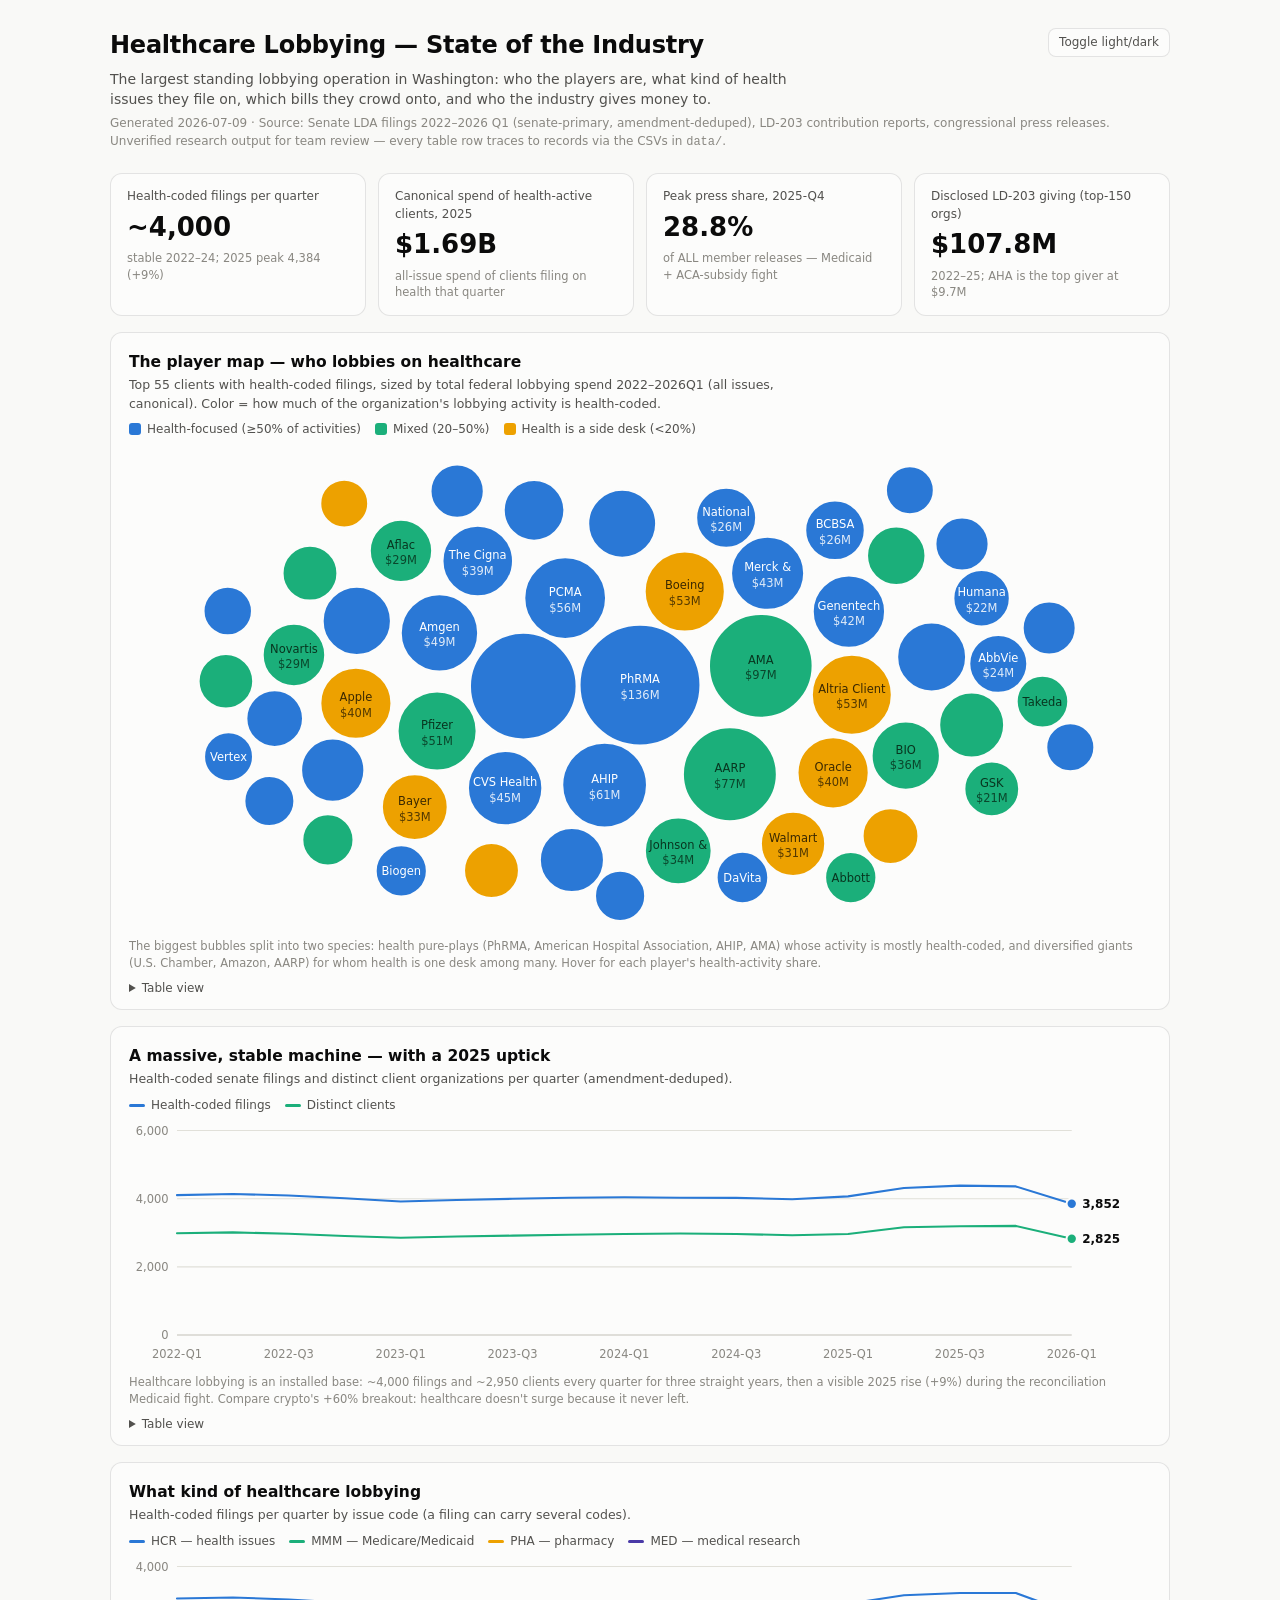
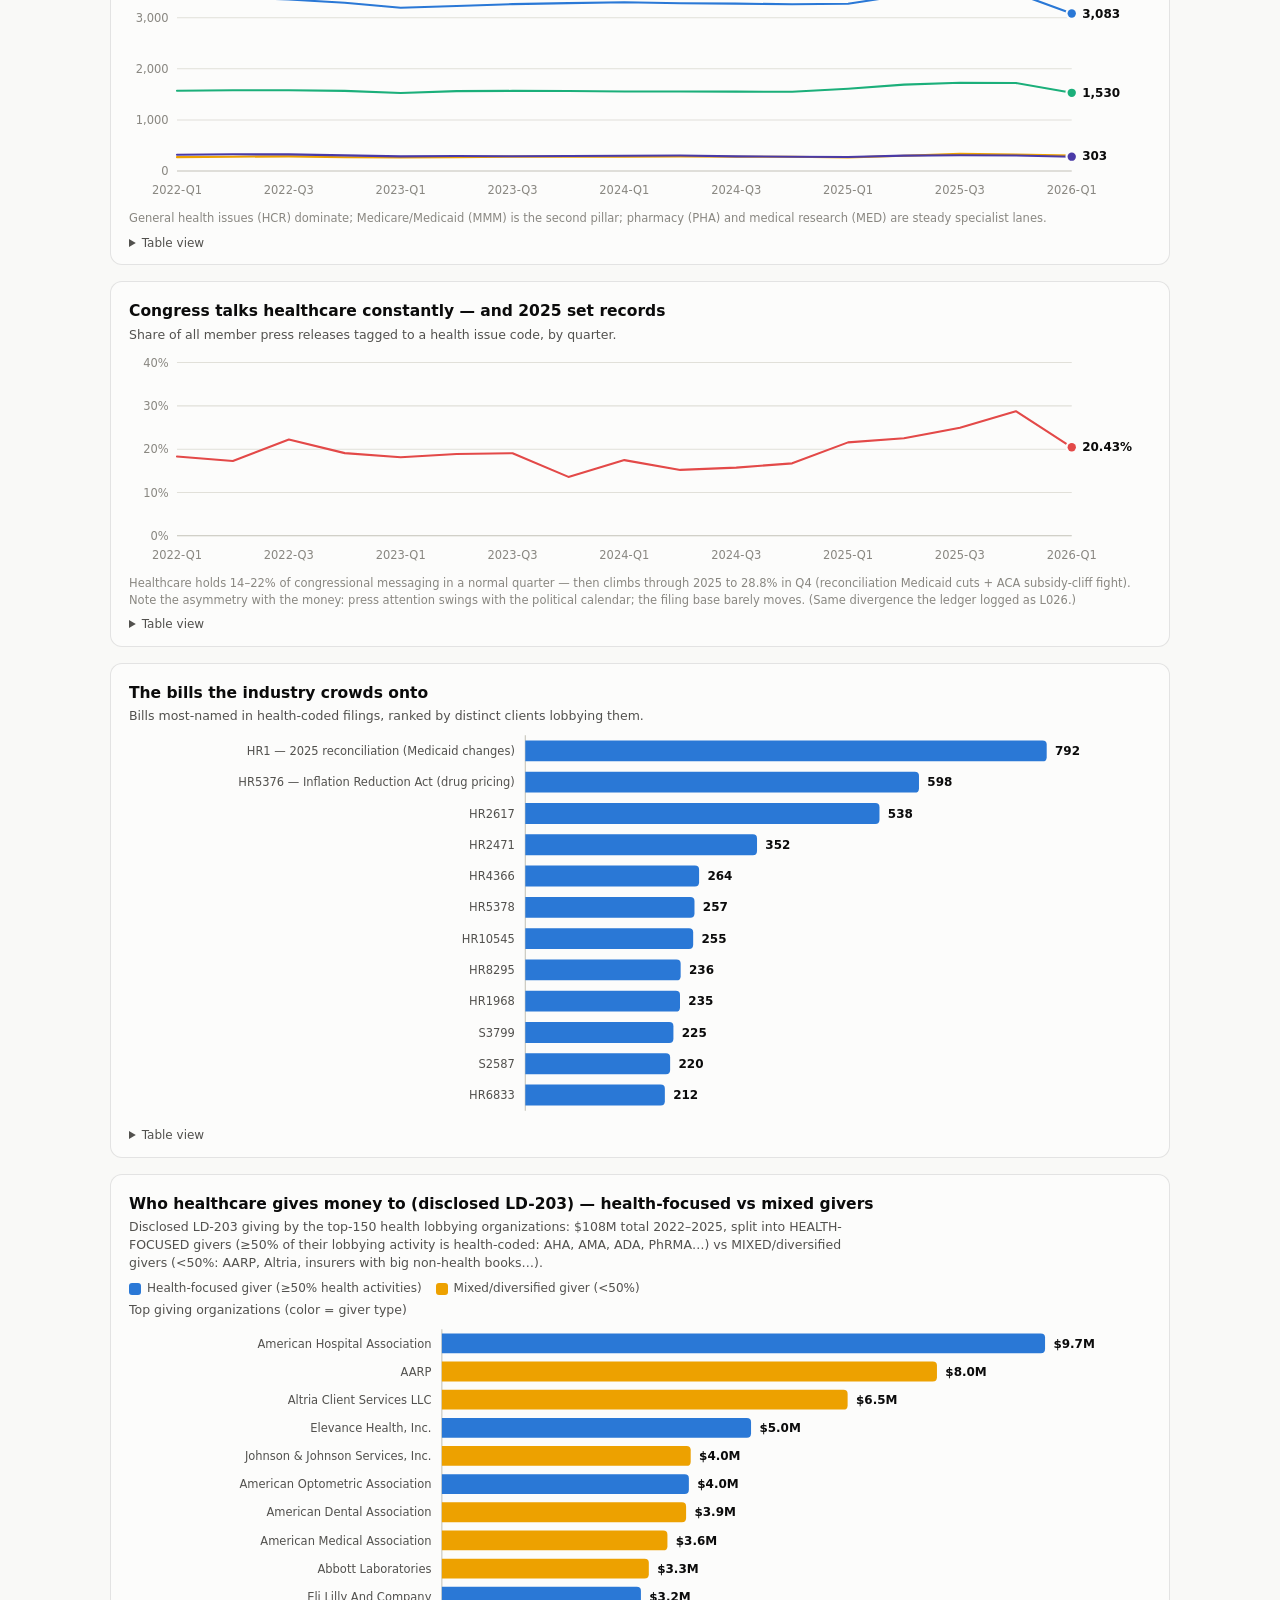
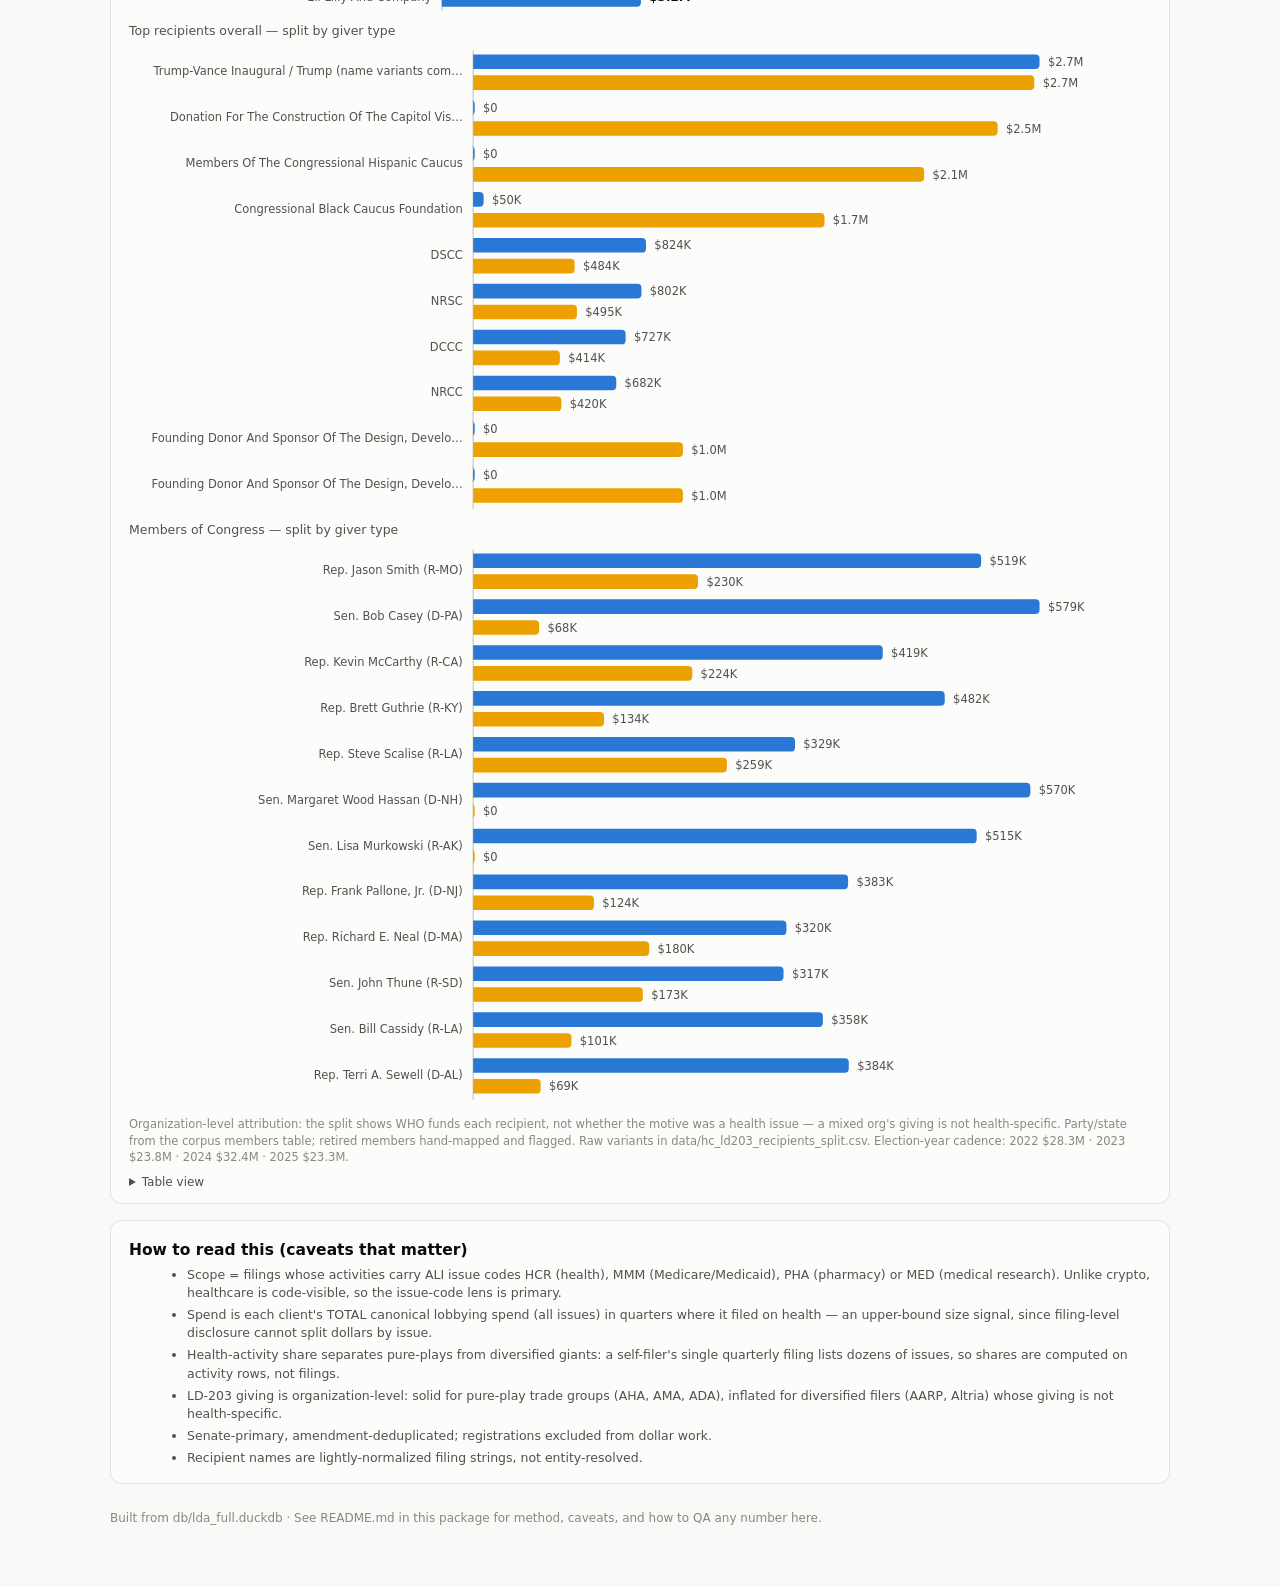
<file: out/packages/healthcare/healthcare_dashboard.html>
<!doctype html>
<html lang="en">
<head>
<meta charset="utf-8">
<meta name="viewport" content="width=device-width, initial-scale=1">
<title>Healthcare Lobbying — State of the Industry</title>
<style>
:root { color-scheme: light dark; }
* { box-sizing: border-box; margin: 0; }
body {
  font-family: system-ui, -apple-system, "Segoe UI", sans-serif;
  background: var(--page); color: var(--ink-1);
  padding: 28px 20px 60px; line-height: 1.45;
}
.viz-root {
  --page: #f9f9f7; --surface-1: #fcfcfb;
  --ink-1: #0b0b0b; --ink-2: #52514e; --ink-3: #898781;
  --grid: #e1e0d9; --baseline: #c3c2b7;
  --border: rgba(11,11,11,0.10);
  --s1: #2a78d6; --s2: #1baf7a; --s3: #eda100; --s4: #008300;
  --s5: #4a3aa7; --s6: #e34948;
  --deemph: #c9c8c0;
  --seq-250: #86b6ef; --seq-400: #3987e5; --seq-550: #1c5cab;
}
@media (prefers-color-scheme: dark) {
  .viz-root {
    --page: #0d0d0d; --surface-1: #1a1a19;
    --ink-1: #ffffff; --ink-2: #c3c2b7; --ink-3: #898781;
    --grid: #2c2c2a; --baseline: #383835;
    --border: rgba(255,255,255,0.10);
    --s1: #3987e5; --s2: #199e70; --s3: #c98500; --s4: #008300;
    --s5: #9085e9; --s6: #e66767;
    --deemph: #4a4a46;
  }
}
:root[data-theme="light"] .viz-root {
  --page: #f9f9f7; --surface-1: #fcfcfb;
  --ink-1: #0b0b0b; --ink-2: #52514e; --ink-3: #898781;
  --grid: #e1e0d9; --baseline: #c3c2b7;
  --border: rgba(11,11,11,0.10);
  --s1: #2a78d6; --s2: #1baf7a; --s3: #eda100; --s4: #008300;
  --s5: #4a3aa7; --s6: #e34948;
  --deemph: #c9c8c0;
}
:root[data-theme="dark"] .viz-root {
  --page: #0d0d0d; --surface-1: #1a1a19;
  --ink-1: #ffffff; --ink-2: #c3c2b7; --ink-3: #898781;
  --grid: #2c2c2a; --baseline: #383835;
  --border: rgba(255,255,255,0.10);
  --s1: #3987e5; --s2: #199e70; --s3: #c98500; --s4: #008300;
  --s5: #9085e9; --s6: #e66767;
  --deemph: #4a4a46;
}
:root[data-theme="light"] body, :root[data-theme="dark"] body { background: var(--page); }

.wrap { max-width: 1060px; margin: 0 auto; }
header.page { margin-bottom: 22px; }
header.page h1 { font-size: 24px; font-weight: 650; letter-spacing: -0.01em; }
header.page .sub { color: var(--ink-2); margin-top: 6px; max-width: 78ch; font-size: 14px; }
header.page .meta { color: var(--ink-3); margin-top: 6px; font-size: 12px; }
.theme-toggle {
  float: right; font: inherit; font-size: 12px; color: var(--ink-2);
  background: var(--surface-1); border: 1px solid var(--border); border-radius: 8px;
  padding: 5px 10px; cursor: pointer;
}
.kpis { display: grid; grid-template-columns: repeat(auto-fit, minmax(190px, 1fr)); gap: 12px; margin: 18px 0 8px; }
.tile {
  background: var(--surface-1); border: 1px solid var(--border); border-radius: 12px;
  padding: 14px 16px;
}
.tile .lbl { font-size: 12px; color: var(--ink-2); }
.tile .val { font-size: 26px; font-weight: 600; margin-top: 3px; }
.tile .note { font-size: 11.5px; color: var(--ink-3); margin-top: 4px; }
.card {
  background: var(--surface-1); border: 1px solid var(--border); border-radius: 12px;
  padding: 18px 18px 12px; margin: 16px 0;
}
.card h2 { font-size: 15.5px; font-weight: 650; }
.card .sub { font-size: 12.5px; color: var(--ink-2); margin: 3px 0 4px; max-width: 90ch; }
.card .foot { font-size: 11.5px; color: var(--ink-3); margin-top: 8px; }
.legend { display: flex; flex-wrap: wrap; gap: 14px; margin: 8px 0 2px; font-size: 12px; color: var(--ink-2); }
.legend .key { display: inline-flex; align-items: center; gap: 6px; }
.legend .sw-rect { width: 12px; height: 12px; border-radius: 3px; display: inline-block; }
.legend .sw-line { width: 16px; height: 3px; border-radius: 2px; display: inline-block; }
.chart-box { position: relative; }
.chart-box svg { display: block; width: 100%; height: auto; }
svg text { font-family: inherit; }
.ax { font-size: 11px; fill: var(--ink-3); }
.ax-tab { font-variant-numeric: tabular-nums; }
.gridline { stroke: var(--grid); stroke-width: 1; }
.baseline { stroke: var(--baseline); stroke-width: 1; }
.dlabel { font-size: 11px; fill: var(--ink-2); }
.dlabel-strong { font-size: 11.5px; font-weight: 600; fill: var(--ink-1); }
.blabel { font-size: 11px; pointer-events: none; }
.crosshair { stroke: var(--baseline); stroke-width: 1; }
.tt {
  position: fixed; z-index: 40; pointer-events: none; display: none;
  background: var(--surface-1); border: 1px solid var(--border); border-radius: 9px;
  box-shadow: 0 4px 18px rgba(0,0,0,0.13); padding: 9px 11px; font-size: 12px;
  max-width: 320px;
}
.tt .tt-title { color: var(--ink-3); font-size: 11px; margin-bottom: 5px; }
.tt .row { display: flex; align-items: center; gap: 7px; margin-top: 3px; }
.tt .k { width: 14px; height: 3px; border-radius: 2px; flex: none; }
.tt .v { font-weight: 650; font-variant-numeric: tabular-nums; }
.tt .n { color: var(--ink-2); }
details.tv { margin-top: 8px; }
details.tv summary { font-size: 12px; color: var(--ink-2); cursor: pointer; }
details.tv .scroll { overflow-x: auto; margin-top: 8px; }
table.dt { border-collapse: collapse; font-size: 12px; min-width: 480px; }
table.dt th, table.dt td { text-align: left; padding: 5px 12px 5px 0; border-bottom: 1px solid var(--grid); }
table.dt td.num, table.dt th.num { text-align: right; font-variant-numeric: tabular-nums; }
table.dt th { color: var(--ink-2); font-weight: 600; }
.two-col { display: grid; grid-template-columns: 1fr 1fr; gap: 16px; }
@media (max-width: 860px) { .two-col { grid-template-columns: 1fr; } }
.caveats { font-size: 12.5px; color: var(--ink-2); }
.caveats li { margin: 4px 0 4px 18px; }
footer.page { margin-top: 26px; font-size: 12px; color: var(--ink-3); }

/* per-player raw-filings panel (crypto player map click-through) */
.filings-panel {
  font-size: 12.5px; color: var(--ink-2); margin: 10px 0 4px;
  padding: 10px 12px; background: var(--page); border: 1px solid var(--border);
  border-radius: 9px;
}
.filings-panel strong { color: var(--ink-1); font-size: 13px; }
.filings-scroll { max-height: 260px; overflow-y: auto; overflow-x: hidden; margin-top: 8px; }
.filings-group { font-weight: 600; color: var(--ink-1); font-size: 12px; margin: 8px 0 2px; }
.filings-group:first-child { margin-top: 0; }
.filings-list { margin: 0; padding-left: 18px; }
.filings-list li { margin: 1.5px 0; }
.filings-list a { color: var(--ink-1); text-decoration: underline; text-underline-offset: 2px; }
.filings-list a:hover { color: var(--ink-2); }
.filings-panel .note { font-size: 11px; color: var(--ink-3); margin-top: 7px; }

/* per-widget "more options" → query-info panel */
.has-more { position: relative; }
.more-btn {
  position: absolute; top: 10px; right: 10px; width: 28px; height: 22px;
  line-height: 1; border: 1px solid var(--border); border-radius: 6px;
  background: var(--surface-1); color: var(--ink-2); cursor: pointer;
  opacity: 0; transition: opacity .12s; font-size: 14px; padding: 0; z-index: 20;
}
.has-more:hover .more-btn, .more-btn:focus-visible,
.more-btn[aria-expanded="true"] { opacity: 1; }
.more-menu {
  position: absolute; top: 34px; right: 10px; z-index: 30;
  background: var(--surface-1); border: 1px solid var(--border);
  border-radius: 8px; box-shadow: 0 4px 14px rgba(0,0,0,.14); padding: 4px;
}
.more-item {
  display: block; width: 100%; text-align: left; background: none; border: none;
  padding: 6px 12px; font-size: 12.5px; color: var(--ink-1); cursor: pointer;
  border-radius: 5px; white-space: nowrap;
}
.more-item:hover { background: var(--page); }
.qmodal-overlay {
  position: fixed; inset: 0; background: rgba(0,0,0,.45); z-index: 100;
  display: flex; align-items: center; justify-content: center; padding: 26px;
}
.qmodal {
  background: var(--surface-1); border: 1px solid var(--border); border-radius: 12px;
  max-width: 940px; width: 100%; max-height: 86vh; display: flex; flex-direction: column;
  box-shadow: 0 12px 44px rgba(0,0,0,.32); font-size: 12px; color: var(--ink-2);
}
.qmodal .qp-head { padding: 12px 16px; border-bottom: 1px solid var(--border); flex: none; }
.qmodal-body { padding: 8px 16px 14px; overflow-y: auto; }
.qmodal-foot {
  padding: 9px 16px; border-top: 1px solid var(--border); flex: none;
  font-size: 11.5px; color: var(--ink-3);
}
.qmodal-foot a { color: var(--ink-1); text-decoration: underline; text-underline-offset: 2px; }
.qp-head { display: flex; justify-content: space-between; align-items: center; }
.qp-head strong { color: var(--ink-1); font-size: 12.5px; }
.qp-close { background: none; border: none; font-size: 17px; color: var(--ink-2); cursor: pointer; padding: 0 4px; }
.qp-note { margin-top: 6px; font-size: 11.5px; color: var(--ink-3); }
.qp-block-head {
  display: flex; justify-content: space-between; align-items: center; gap: 10px;
  margin-top: 10px; font-weight: 600; font-size: 11.5px; color: var(--ink-1);
}
.qp-copy {
  font-size: 11px; border: 1px solid var(--border); background: var(--surface-1);
  border-radius: 5px; padding: 1px 8px; cursor: pointer; color: var(--ink-2); flex: none;
}
.qp-sql {
  margin: 4px 0 0; padding: 8px 10px; background: var(--surface-1);
  border: 1px solid var(--border); border-radius: 7px; max-height: 300px;
  overflow-y: auto; white-space: pre-wrap; word-break: break-word;
  font-size: 11px; line-height: 1.45; color: var(--ink-1);
  font-family: ui-monospace, Consolas, monospace;
}
.kpis.has-more { padding-top: 2px; }

/* quarter switcher (turnover beat report) */
.seg { display: flex; flex-wrap: wrap; gap: 8px; margin: 2px 0 14px; }
.seg button {
  font: inherit; font-size: 12.5px; padding: 6px 16px; border-radius: 999px;
  border: 1px solid var(--border); background: var(--surface-1);
  color: var(--ink-2); cursor: pointer;
}
.seg button.active { color: var(--ink-1); border-color: var(--ink-3); font-weight: 650; }

</style>
</head>
<body class="viz-root">
<div class="wrap">
  <header class="page">
    <button class="theme-toggle" id="themeToggle" type="button">Toggle light/dark</button>
    <h1>Healthcare Lobbying — State of the Industry</h1>
    <div class="sub">The largest standing lobbying operation in Washington: who the players are, what kind of health issues they file on, which bills they crowd onto, and who the industry gives money to.</div>
    <div class="meta">Generated 2026-07-09 · Source: Senate LDA filings 2022–2026 Q1 (senate-primary, amendment-deduped), LD-203 contribution reports, congressional press releases. Unverified research output for team review — every table row traces to records via the CSVs in <code>data/</code>.</div>
  </header>
  <main id="app"></main>
  <footer class="page">Built from db/lda_full.duckdb · See README.md in this package for method, caveats, and how to QA any number here.</footer>
</div>
<script>
/* Tiny self-contained chart lib — SVG, theme-aware via CSS vars, hover layer + table views. */
"use strict";
const NS = "http://www.w3.org/2000/svg";
const SLOT = ["var(--s1)", "var(--s2)", "var(--s3)", "var(--s4)", "var(--s5)", "var(--s6)"];
// per-slot in-mark label ink (yellow/aqua too light for white text)
const SLOT_LABEL = ["#ffffff", "#08351f", "#3a2800", "#ffffff", "#ffffff", "#ffffff"];

function el(tag, attrs, parent) {
  const e = document.createElementNS(NS, tag);
  for (const k in attrs || {}) e.setAttribute(k, attrs[k]);
  if (parent) parent.appendChild(e);
  return e;
}
function div(cls, parent, text) {
  const d = document.createElement("div");
  if (cls) d.className = cls;
  if (text != null) d.textContent = text;
  if (parent) parent.appendChild(d);
  return d;
}
function fmtMoney(v) {
  if (v == null || isNaN(v)) return "–";
  const a = Math.abs(v), s = v < 0 ? "-" : "";
  if (a >= 995e6) return s + "$" + (a / 1e9).toFixed(a >= 9.95e9 ? 0 : 1) + "B";
  if (a >= 995e3) return s + "$" + (a / 1e6).toFixed(a >= 9.95e6 ? 0 : 1) + "M";
  if (a >= 1e3) return s + "$" + Math.round(a / 1e3) + "K";
  return s + "$" + Math.round(a);
}
function fmtNum(v) {
  if (v == null || isNaN(v)) return "–";
  return Number(v).toLocaleString("en-US");
}
function fmtPct(v) { return v == null ? "–" : v.toFixed(v < 10 ? 1 : 0) + "%"; }
function niceTicks(max, n) {
  if (max <= 0) return [0, 1];
  const raw = max / n, mag = Math.pow(10, Math.floor(Math.log10(raw)));
  const step = [1, 2, 2.5, 5, 10].map(m => m * mag).find(s => max / s <= n) || 10 * mag;
  const ticks = [];
  for (let v = 0; v <= max * 1.0001 + step * 0.999; v += step) { ticks.push(v); if (v >= max) break; }
  return ticks;
}

/* singleton tooltip */
let TT = null;
function tt() {
  if (!TT) { TT = div("tt", document.body); }
  return TT;
}
function ttShow(x, y, titleText, rows) {
  const t = tt();
  t.innerHTML = "";
  if (titleText) div("tt-title", t, titleText);
  for (const r of rows) {
    const row = div("row", t);
    if (r.color) { const k = div("k", row); k.style.background = r.color; }
    const v = document.createElement("span"); v.className = "v"; v.textContent = r.value; row.appendChild(v);
    const n = document.createElement("span"); n.className = "n"; n.textContent = r.name; row.appendChild(n);
  }
  t.style.display = "block";
  const bw = t.offsetWidth, bh = t.offsetHeight;
  let px = x + 14, py = y + 12;
  if (px + bw > innerWidth - 8) px = x - bw - 14;
  if (py + bh > innerHeight - 8) py = y - bh - 12;
  t.style.left = px + "px"; t.style.top = py + "px";
}
function ttHide() { if (TT) TT.style.display = "none"; }

function legend(parent, items, kind) {
  const lg = div("legend", parent);
  for (const it of items) {
    const k = div("key", lg);
    const sw = div(kind === "line" ? "sw-line" : "sw-rect", k);
    sw.style.background = it.color;
    k.appendChild(document.createTextNode(it.name));
  }
  return lg;
}

function tableView(parent, cols, rows, fmts) {
  const det = document.createElement("details"); det.className = "tv"; parent.appendChild(det);
  const sum = document.createElement("summary"); sum.textContent = "Table view"; det.appendChild(sum);
  const scroll = div("scroll", det);
  const tb = document.createElement("table"); tb.className = "dt"; scroll.appendChild(tb);
  const trh = tb.insertRow();
  cols.forEach((c, i) => {
    const th = document.createElement("th"); th.textContent = c;
    if (fmts && fmts[i] !== "s") th.className = "num";
    trh.appendChild(th);
  });
  for (const r of rows) {
    const tr = tb.insertRow();
    r.forEach((v, i) => {
      const td = tr.insertCell();
      const f = fmts ? fmts[i] : "s";
      td.textContent = f === "$" ? fmtMoney(v) : f === "#" ? fmtNum(v) : f === "%" ? (v == null ? "–" : v + "%") : (v == null ? "–" : v);
      if (f !== "s") td.className = "num";
    });
  }
}

function card(root, title, sub, foot) {
  const c = div("card", root);
  const h = document.createElement("h2"); h.textContent = title; c.appendChild(h);
  if (sub) div("sub", c, sub);
  const box = div("chart-box", c);
  if (foot) { const f = div("foot", c, foot); c.appendChild(f); }
  return { cardEl: c, box: box };
}

function statTiles(root, tiles) {
  const k = div("kpis", root);
  for (const t of tiles) {
    const tile = div("tile", k);
    div("lbl", tile, t.label);
    div("val", tile, t.value);
    if (t.note) div("note", tile, t.note);
  }
  return k;
}

/* ---- per-widget "more options" → query-info panel (debugging aid) ----
   info = { title, note, blocks: [{label, text}] } — text is the ACTUAL SQL /
   pipeline the widget's numbers came from (extracted from the build scripts). */
function moreOptions(host, info) {
  if (!host || !info) return;
  host.classList.add("has-more");
  const btn = document.createElement("button");
  btn.className = "more-btn"; btn.type = "button"; btn.textContent = "⋯";
  btn.title = "More options";
  btn.setAttribute("aria-label", "More options");
  btn.setAttribute("aria-expanded", "false");
  host.appendChild(btn);
  const menu = div("more-menu", host);
  menu.style.display = "none";
  const item = document.createElement("button");
  item.type = "button"; item.className = "more-item";
  item.textContent = "View query info";
  menu.appendChild(item);
  btn.addEventListener("click", ev => {
    ev.stopPropagation();
    const open = menu.style.display !== "none";
    menu.style.display = open ? "none" : "block";
    btn.setAttribute("aria-expanded", String(!open));
  });
  document.addEventListener("click", () => {
    menu.style.display = "none";
    btn.setAttribute("aria-expanded", "false");
  });
  item.addEventListener("click", ev => {
    ev.stopPropagation();
    menu.style.display = "none";
    btn.setAttribute("aria-expanded", "false");
    openQueryModal(info, btn);
  });
}

function openQueryModal(info, returnFocus) {
  const overlay = div("qmodal-overlay", document.body);
  const modal = div("qmodal", overlay);
  modal.setAttribute("role", "dialog");
  modal.setAttribute("aria-modal", "true");
  modal.setAttribute("aria-label", info.title || "Query info");
  const head = div("qp-head", modal);
  const t = document.createElement("strong");
  t.textContent = info.title || "Query info"; head.appendChild(t);
  const close = document.createElement("button");
  close.type = "button"; close.className = "qp-close"; close.textContent = "×";
  close.setAttribute("aria-label", "Close query info");
  head.appendChild(close);
  const body = div("qmodal-body", modal);
  if (info.note) div("qp-note", body, info.note);
  for (const b of (info.blocks || [])) {
    const bh = div("qp-block-head", body);
    const lbl = document.createElement("span");
    lbl.textContent = b.label; bh.appendChild(lbl);
    const pre = document.createElement("pre");
    pre.className = "qp-sql"; pre.textContent = b.text;
    const cp = document.createElement("button");
    cp.type = "button"; cp.className = "qp-copy"; cp.textContent = "Copy";
    cp.addEventListener("click", () => {
      const done = () => { cp.textContent = "Copied"; setTimeout(() => { cp.textContent = "Copy"; }, 1200); };
      if (navigator.clipboard && navigator.clipboard.writeText) {
        navigator.clipboard.writeText(b.text).then(done, () => {});
      } else {
        const r = document.createRange(); r.selectNodeContents(pre);
        const s = getSelection(); s.removeAllRanges(); s.addRange(r);
      }
    });
    bh.appendChild(cp);
    body.appendChild(pre);
  }
  if (info.dict) {
    const foot = div("qmodal-foot", modal);
    foot.appendChild(document.createTextNode("Every table and column referenced here is defined in the data dictionary: "));
    const a = document.createElement("a");
    a.href = info.dict; a.textContent = info.dict;
    foot.appendChild(a);
    foot.appendChild(document.createTextNode(" (in this package, next to the dashboard)."));
  }
  const onKey = ev => { if (ev.key === "Escape") closeModal(); };
  function closeModal() {
    overlay.remove();
    document.removeEventListener("keydown", onKey);
    if (returnFocus) returnFocus.focus();
  }
  close.addEventListener("click", closeModal);
  overlay.addEventListener("click", ev => { if (ev.target === overlay) closeModal(); });
  document.addEventListener("keydown", onKey);
  close.focus();
}

/* ---- line panel: series share one x; crosshair + all-series tooltip ---- */
function linePanel(box, cfg) {
  const W = 980, xs = cfg.x, n = xs.length;
  const H = cfg.height || 240, mL = 46, mR = cfg.marginRight || 76, mT = 14, mB = 30;
  const pw = W - mL - mR, ph = H - mT - mB;
  const maxV = cfg.max || Math.max(...cfg.series.flatMap(s => s.values.filter(v => v != null))) * 1.08;
  const ticks = niceTicks(maxV, 4);
  const yMax = ticks[ticks.length - 1];
  const X = i => mL + (n === 1 ? pw / 2 : (i * pw) / (n - 1));
  const Y = v => mT + ph - (v / yMax) * ph;
  const svg = el("svg", { viewBox: `0 0 ${W} ${H}`, role: "img" }, null);
  box.appendChild(svg);
  for (const tv of ticks) {
    el("line", { x1: mL, x2: W - mR, y1: Y(tv), y2: Y(tv), class: tv === 0 ? "baseline" : "gridline" }, svg);
    const t = el("text", { x: mL - 8, y: Y(tv) + 4, "text-anchor": "end", class: "ax ax-tab" }, svg);
    t.textContent = cfg.fmt === "$" ? fmtMoney(tv) : cfg.fmt === "%" ? tv + "%" : fmtNum(tv);
  }
  const step = Math.max(1, Math.ceil(n / 12));
  xs.forEach((lab, i) => {
    if (i % step !== 0 && i !== n - 1) return;
    const t = el("text", { x: X(i), y: H - 8, "text-anchor": "middle", class: "ax" }, svg);
    t.textContent = lab;
  });
  const placedLabels = [];
  cfg.series.forEach((s, si) => {
    const col = s.color || SLOT[si];
    const pts = s.values.map((v, i) => (v == null ? null : [X(i), Y(v)]));
    let d = "";
    pts.forEach(p => { if (p) d += (d ? "L" : "M") + p[0].toFixed(1) + " " + p[1].toFixed(1); });
    const path = el("path", { d, fill: "none", "stroke-width": 2, "stroke-linejoin": "round", "stroke-linecap": "round" }, svg);
    path.style.stroke = col;
    const last = pts.map((p, i) => (p ? i : -1)).filter(i => i >= 0).pop();
    if (last != null) {
      const ring = el("circle", { cx: pts[last][0], cy: pts[last][1], r: 6 }, svg);
      ring.style.fill = "var(--surface-1)";
      const dot = el("circle", { cx: pts[last][0], cy: pts[last][1], r: 4 }, svg);
      dot.style.fill = col;
      const ly = pts[last][1] + 4;
      // when end-labels collide, fall back to legend + tooltip (skip the label)
      if (!placedLabels.some(p => Math.abs(p - ly) < 14)) {
        const lb = el("text", { x: pts[last][0] + 10, y: ly, class: "dlabel-strong" }, svg);
        lb.textContent = (cfg.endLabel === "name" ? s.name : (cfg.fmt === "$" ? fmtMoney(s.values[last]) : cfg.fmt === "%" ? s.values[last] + "%" : fmtNum(s.values[last])));
        placedLabels.push(ly);
      }
    }
  });
  /* crosshair + tooltip (+ optional per-x click via cfg.onClick(i, xLabel)) */
  const ch = el("line", { y1: mT, y2: mT + ph, class: "crosshair", visibility: "hidden" }, svg);
  const hit = el("rect", { x: mL, y: mT, width: pw, height: ph, fill: "transparent" }, svg);
  const idxAt = ev => {
    const r = svg.getBoundingClientRect();
    const fx = ((ev.clientX - r.left) / r.width) * W;
    let i = Math.round(((fx - mL) / pw) * (n - 1));
    return Math.max(0, Math.min(n - 1, i));
  };
  hit.addEventListener("pointermove", ev => {
    const i = idxAt(ev);
    ch.setAttribute("x1", X(i)); ch.setAttribute("x2", X(i));
    ch.setAttribute("visibility", "visible");
    if (cfg.onClick) hit.style.cursor = "pointer";
    ttShow(ev.clientX, ev.clientY, xs[i], cfg.series.map((s, si) => ({
      color: s.color || SLOT[si],
      value: s.values[i] == null ? "–" : cfg.fmt === "$" ? fmtMoney(s.values[i]) : cfg.fmt === "%" ? s.values[i] + "%" : fmtNum(s.values[i]),
      name: s.name
    })));
  });
  hit.addEventListener("pointerleave", () => { ch.setAttribute("visibility", "hidden"); ttHide(); });
  if (cfg.onClick) {
    hit.addEventListener("click", ev => cfg.onClick(idxAt(ev), xs[idxAt(ev)]));
  }
}

/* ---- columns (single series or stacked) ---- */
function columns(box, cfg) {
  const W = 980, xs = cfg.x, n = xs.length;
  const H = cfg.height || 250, mL = 46, mR = 14, mT = 14, mB = 30;
  const pw = W - mL - mR, ph = H - mT - mB;
  const series = cfg.series; // [{name,color,values}]
  const totals = xs.map((_, i) => series.reduce((a, s) => a + (s.values[i] || 0), 0));
  const ticks = niceTicks(Math.max(...totals) * 1.05, 4);
  const yMax = ticks[ticks.length - 1];
  const Y = v => mT + ph - (v / yMax) * ph;
  const band = pw / n, bw = Math.min(24, band * 0.55);
  const svg = el("svg", { viewBox: `0 0 ${W} ${H}`, role: "img" }, null);
  box.appendChild(svg);
  for (const tv of ticks) {
    el("line", { x1: mL, x2: W - mR, y1: Y(tv), y2: Y(tv), class: tv === 0 ? "baseline" : "gridline" }, svg);
    const t = el("text", { x: mL - 8, y: Y(tv) + 4, "text-anchor": "end", class: "ax ax-tab" }, svg);
    t.textContent = cfg.fmt === "$" ? fmtMoney(tv) : fmtNum(tv);
  }
  const step = Math.max(1, Math.ceil(n / 12));
  xs.forEach((lab, i) => {
    if (i % step !== 0 && i !== n - 1) return;
    const t = el("text", { x: mL + band * i + band / 2, y: H - 8, "text-anchor": "middle", class: "ax" }, svg);
    t.textContent = lab;
  });
  xs.forEach((lab, i) => {
    const cx = mL + band * i + band / 2;
    let acc = 0;
    series.forEach((s, si) => {
      const v = s.values[i] || 0;
      if (v <= 0) { return; }
      const y1 = Y(acc + v), y0 = Y(acc);
      const hpx = Math.max(0, y0 - y1 - (si < series.length - 1 && acc + v < totals[i] ? 2 : 0)); // 2px surface gap
      const isTop = acc + v >= totals[i] - 1e-9;
      const rTop = isTop ? 4 : 0;
      const x0 = cx - bw / 2;
      const p = el("path", {
        d: `M${x0} ${y0} L${x0} ${y1 + rTop} Q${x0} ${y1} ${x0 + rTop} ${y1} L${x0 + bw - rTop} ${y1} Q${x0 + bw} ${y1} ${x0 + bw} ${y1 + rTop} L${x0 + bw} ${y0} Z`
      }, svg);
      p.style.fill = s.color || SLOT[si];
      acc += v;
    });
    const hit = el("rect", { x: mL + band * i, y: mT, width: band, height: ph, fill: "transparent" }, svg);
    hit.addEventListener("pointermove", ev => {
      const rows = series.map((s, si) => ({
        color: s.color || SLOT[si],
        value: cfg.fmt === "$" ? fmtMoney(s.values[i]) : fmtNum(s.values[i]),
        name: s.name
      }));
      if (series.length > 1) rows.push({ color: null, value: cfg.fmt === "$" ? fmtMoney(totals[i]) : fmtNum(totals[i]), name: "total" });
      ttShow(ev.clientX, ev.clientY, lab, rows);
    });
    hit.addEventListener("pointerleave", ttHide);
  });
}

/* ---- horizontal bars ---- */
function hbars(box, cfg) {
  const items = cfg.items; // [{label, value, value2?, note?, color?}]
  const W = cfg.width || 980, rowH = cfg.rowH || 30, mL = cfg.labelW || 300, mR = cfg.width ? 64 : 90, mT = 6, mB = 8;
  const H = mT + rowH * items.length + mB;
  const pw = W - mL - mR;
  const maxV = Math.max(...items.map(d => d.value)) * 1.02;
  const svg = el("svg", { viewBox: `0 0 ${W} ${H}`, role: "img" }, null);
  box.appendChild(svg);
  el("line", { x1: mL, x2: mL, y1: mT, y2: H - mB, class: "baseline" }, svg);
  items.forEach((d, i) => {
    const y = mT + i * rowH + (rowH - Math.min(20, rowH - 8)) / 2;
    const bh = Math.min(20, rowH - 8);
    const w = Math.max(1.5, (d.value / maxV) * pw);
    const p = el("path", {
      d: `M${mL} ${y} L${mL + w - 4} ${y} Q${mL + w} ${y} ${mL + w} ${y + 4} L${mL + w} ${y + bh - 4} Q${mL + w} ${y + bh} ${mL + w - 4} ${y + bh} L${mL} ${y + bh} Z`
    }, svg);
    p.style.fill = d.color || cfg.color || SLOT[0];
    const maxChars = Math.floor((mL - 14) / 6.4);
    const lb = el("text", { x: mL - 10, y: y + bh / 2 + 4, "text-anchor": "end", class: "dlabel" }, svg);
    lb.textContent = d.label.length > maxChars ? d.label.slice(0, maxChars - 1) + "…" : d.label;
    const vl = el("text", { x: mL + w + 8, y: y + bh / 2 + 4, class: "dlabel-strong ax-tab" }, svg);
    vl.textContent = cfg.fmt === "$" ? fmtMoney(d.value) : cfg.fmt === "%" ? d.value + "%" : fmtNum(d.value);
    const hit = el("rect", { x: 0, y: mT + i * rowH, width: W, height: rowH, fill: "transparent" }, svg);
    hit.addEventListener("pointermove", ev => {
      const rows = [{ color: d.color || cfg.color || SLOT[0], value: cfg.fmt === "$" ? fmtMoney(d.value) : cfg.fmt === "%" ? d.value + "%" : fmtNum(d.value), name: cfg.valueName || "value" }];
      if (d.note) rows.push({ color: null, value: "", name: d.note });
      if (cfg.onClick) { rows.push({ color: null, value: "click", name: "list the underlying records" }); hit.style.cursor = "pointer"; }
      ttShow(ev.clientX, ev.clientY, d.label, rows);
    });
    hit.addEventListener("pointerleave", ttHide);
    if (cfg.onClick) hit.addEventListener("click", () => cfg.onClick(d, i));
  });
}

/* ---- grouped horizontal bars (2 series) ---- */
function groupedHBars(box, cfg) {
  const items = cfg.items; // [{label, a, b}]
  const W = cfg.width || 980, groupH = 44, mL = cfg.labelW || 300, mR = cfg.width ? 66 : 96, mT = 6, mB = 8;
  const H = mT + groupH * items.length + mB;
  const pw = W - mL - mR;
  const maxV = Math.max(...items.flatMap(d => [d.a, d.b])) * 1.02;
  const F = v => cfg.fmt === "#" ? fmtNum(v) : cfg.fmt === "%" ? fmtPct(v) : fmtMoney(v); // default "$" (existing pages unchanged)
  const colA = cfg.aColor || SLOT[0], colB = cfg.bColor || SLOT[1];
  const svg = el("svg", { viewBox: `0 0 ${W} ${H}`, role: "img" }, null);
  box.appendChild(svg);
  el("line", { x1: mL, x2: mL, y1: mT, y2: H - mB, class: "baseline" }, svg);
  const maxChars = Math.floor((mL - 14) / 6.4);
  items.forEach((d, i) => {
    const y0 = mT + i * groupH;
    [["a", colA, cfg.aName, 4], ["b", colB, cfg.bName, 24]].forEach(([k, col, nm, dy]) => {
      const v = d[k], bh = 14;
      const w = Math.max(1.5, (v / maxV) * pw);
      const y = y0 + dy;
      const p = el("path", { d: `M${mL} ${y} L${mL + w - 4} ${y} Q${mL + w} ${y} ${mL + w} ${y + 4} L${mL + w} ${y + bh - 4} Q${mL + w} ${y + bh} ${mL + w - 4} ${y + bh} L${mL} ${y + bh} Z` }, svg);
      p.style.fill = col;
      const vl = el("text", { x: mL + w + 8, y: y + bh / 2 + 4, class: "dlabel ax-tab" }, svg);
      vl.textContent = F(v);
    });
    const lb = el("text", { x: mL - 10, y: y0 + groupH / 2 + 2, "text-anchor": "end", class: "dlabel" }, svg);
    lb.textContent = d.label.length > maxChars ? d.label.slice(0, maxChars - 1) + "…" : d.label;
    const hit = el("rect", { x: 0, y: y0, width: W, height: groupH, fill: "transparent" }, svg);
    hit.addEventListener("pointermove", ev => {
      const rows = [
        { color: colA, value: F(d.a), name: cfg.aName },
        { color: colB, value: F(d.b), name: cfg.bName }
      ];
      if (cfg.onClick) { rows.push({ color: null, value: "click", name: "list the underlying records" }); hit.style.cursor = "pointer"; }
      ttShow(ev.clientX, ev.clientY, d.label, rows);
    });
    hit.addEventListener("pointerleave", ttHide);
    if (cfg.onClick) hit.addEventListener("click", () => cfg.onClick(d, i));
  });
}

/* ---- bubble pack (greedy spiral, collision-free) ---- */
function bubblePack(box, cfg) {
  const items = cfg.items.slice().sort((p, q) => q.r0 - p.r0); // r0 = raw size value
  const W = 980, H = cfg.height || 430;
  const maxV = Math.max(...items.map(d => d.r0));
  const R = v => 6 + 52 * Math.sqrt(v / maxV);
  const placed = [];
  const cx0 = W / 2, cy0 = H / 2;
  for (const d of items) {
    const r = R(d.r0);
    let ok = false, x = cx0, y = cy0;
    for (let a = 0, sp = 0; sp < 5200; sp += 4) {
      a = sp * 0.055;
      const rad = sp * 0.115;
      x = cx0 + rad * Math.cos(a) * 1.55;
      y = cy0 + rad * Math.sin(a) * 0.8;
      if (x - r < 6 || x + r > W - 6 || y - r < 6 || y + r > H - 6) continue;
      ok = placed.every(p => {
        const dx = p.x - x, dy = p.y - y;
        return dx * dx + dy * dy >= (p.r + r + 2.5) * (p.r + r + 2.5);
      });
      if (ok) break;
    }
    if (ok) placed.push({ x, y, r, d });
  }
  const svg = el("svg", { viewBox: `0 0 ${W} ${H}`, role: "img" }, null);
  box.appendChild(svg);
  const measure = el("text", { x: -1000, y: -1000, class: "blabel" }, svg);
  for (const p of placed) {
    const c = el("circle", { cx: p.x, cy: p.y, r: p.r }, svg);
    c.style.fill = SLOT[p.d.slot];
    c.style.stroke = "var(--surface-1)"; c.style.strokeWidth = "2";
    // label only if it fits
    measure.textContent = p.d.short || p.d.label;
    const tw = measure.getComputedTextLength ? 0 : 0; // measured after attach below
  }
  // second pass for labels (needs layout)
  requestAnimationFrame(() => {
    for (const p of placed) {
      const name = p.d.short || p.d.label;
      measure.textContent = name;
      let tw = 60;
      try { tw = measure.getComputedTextLength(); } catch (e) {}
      if (tw < p.r * 1.75 && p.r > 15) {
        const t = el("text", { x: p.x, y: p.y + (p.r > 26 ? -2 : 4), "text-anchor": "middle", class: "blabel" }, svg);
        t.textContent = name;
        t.style.fill = SLOT_LABEL[p.d.slot];
        if (p.r > 26) {
          const t2 = el("text", { x: p.x, y: p.y + 13, "text-anchor": "middle", class: "blabel" }, svg);
          t2.textContent = cfg.fmtSize === "$" ? fmtMoney(p.d.r0) : fmtNum(p.d.r0);
          t2.style.fill = SLOT_LABEL[p.d.slot];
          t2.style.opacity = "0.85";
        }
      }
    }
    measure.remove();
  });
  /* nearest-circle hover (+ optional click-through via cfg.onClick) */
  const hit = el("rect", { x: 0, y: 0, width: W, height: H, fill: "transparent" }, svg);
  const nearest = ev => {
    const rct = svg.getBoundingClientRect();
    const fx = ((ev.clientX - rct.left) / rct.width) * W;
    const fy = ((ev.clientY - rct.top) / rct.height) * H;
    let best = null, bd = 1e9;
    for (const p of placed) {
      const dx = p.x - fx, dy = p.y - fy;
      const dist = Math.sqrt(dx * dx + dy * dy) - p.r;
      if (dist < bd) { bd = dist; best = p; }
    }
    return bd < 14 ? best : null;
  };
  hit.addEventListener("pointermove", ev => {
    const best = nearest(ev);
    if (best) {
      ttShow(ev.clientX, ev.clientY, best.d.label, cfg.ttRows(best.d));
      if (cfg.onClick) hit.style.cursor = "pointer";
    } else {
      ttHide();
      hit.style.cursor = "";
    }
  });
  hit.addEventListener("pointerleave", ttHide);
  if (cfg.onClick) {
    hit.addEventListener("click", ev => {
      const best = nearest(ev);
      if (best) cfg.onClick(best.d);
    });
  }
}

</script>
<script>
const DATA = {"kpis": [{"label": "Health-coded filings per quarter", "value": "~4,000", "note": "stable 2022–24; 2025 peak 4,384 (+9%)"}, {"label": "Canonical spend of health-active clients, 2025", "value": "$1.69B", "note": "all-issue spend of clients filing on health that quarter"}, {"label": "Peak press share, 2025-Q4", "value": "28.8%", "note": "of ALL member releases — Medicaid + ACA-subsidy fight"}, {"label": "Disclosed LD-203 giving (top-150 orgs)", "value": "$107.8M", "note": "2022–25; AHA is the top giver at $9.7M"}], "players": [{"name": "Pharmaceutical Research and Manufacturers of America", "short": "PhRMA", "spend": 136490000.0, "share": 68.8, "filings": 458, "cls": 0}, {"name": "AMERICAN HOSPITAL ASSOCIATION", "short": "Am. Hospital Assn", "spend": 102940000.0, "share": 51.1, "filings": 100, "cls": 0}, {"name": "American Medical Association", "short": "AMA", "spend": 96520000.0, "share": 49.0, "filings": 85, "cls": 1}, {"name": "AARP", "short": "AARP", "spend": 77050000.0, "share": 23.4, "filings": 100, "cls": 1}, {"name": "America's Health Insurance Plans (AHIP)", "short": "AHIP", "spend": 60650000.0, "share": 71.6, "filings": 167, "cls": 0}, {"name": "Pharmaceutical Care Management Association", "short": "PCMA", "spend": 55697623.0, "share": 96.3, "filings": 94, "cls": 0}, {"name": "Boeing Company", "short": "Boeing", "spend": 53190000.0, "share": 7.2, "filings": 31, "cls": 2}, {"name": "Altria Client Services LLC", "short": "Altria Client", "spend": 52850000.0, "share": 7.6, "filings": 67, "cls": 2}, {"name": "Pfizer, Inc.", "short": "Pfizer", "spend": 51450000.0, "share": 43.4, "filings": 204, "cls": 1}, {"name": "Amgen Inc.", "short": "Amgen", "spend": 48910000.0, "share": 59.3, "filings": 364, "cls": 0}, {"name": "CVS Health", "short": "CVS Health", "spend": 44550000.0, "share": 59.6, "filings": 146, "cls": 0}, {"name": "Merck & Co., Inc.", "short": "Merck &", "spend": 42660000.0, "share": 61.6, "filings": 159, "cls": 0}, {"name": "Genentech, Inc.", "short": "Genentech", "spend": 41580000.0, "share": 59.0, "filings": 278, "cls": 0}, {"name": "Oracle Corporation", "short": "Oracle", "spend": 40060000.0, "share": 7.4, "filings": 58, "cls": 2}, {"name": "Apple Inc.", "short": "Apple", "spend": 39930000.0, "share": 6.1, "filings": 38, "cls": 2}, {"name": "The Cigna Group and subsidiaries (Formerly Cigna Corporation and subsidiaries)", "short": "The Cigna", "spend": 39140000.0, "share": 63.1, "filings": 52, "cls": 0}, {"name": "Eli Lilly and Company", "short": "Eli Lilly and", "spend": 36948210.0, "share": 57.3, "filings": 138, "cls": 0}, {"name": "Biotechnology Innovation Organization", "short": "BIO", "spend": 36180000.0, "share": 38.9, "filings": 153, "cls": 1}, {"name": "Gilead Sciences, Inc.", "short": "Gilead Sciences", "spend": 36144000.0, "share": 67.5, "filings": 202, "cls": 0}, {"name": "UnitedHealth Group, Inc.", "short": "UnitedHealth", "spend": 35700000.0, "share": 83.9, "filings": 163, "cls": 0}, {"name": "Johnson & Johnson Services, Inc.", "short": "Johnson &", "spend": 34240000.0, "share": 45.3, "filings": 209, "cls": 1}, {"name": "Bayer Corporation", "short": "Bayer", "spend": 33030000.0, "share": 19.7, "filings": 85, "cls": 2}, {"name": "American Cancer Society Cancer Action Network, Inc.", "short": "American Cancer", "spend": 31970000.0, "share": 39.2, "filings": 46, "cls": 1}, {"name": "Walmart Inc.", "short": "Walmart", "spend": 31210000.0, "share": 6.5, "filings": 51, "cls": 2}, {"name": "Bristol-Myers Squibb Company", "short": "Bristol-Myers", "spend": 30960000.0, "share": 64.6, "filings": 127, "cls": 0}, {"name": "Elevance Health, Inc.", "short": "Elevance Health", "spend": 29940000.0, "share": 71.3, "filings": 114, "cls": 0}, {"name": "Novartis", "short": "Novartis", "spend": 29088000.0, "share": 48.5, "filings": 164, "cls": 1}, {"name": "Aflac, Inc.", "short": "Aflac", "spend": 28900000.0, "share": 30.0, "filings": 81, "cls": 1}, {"name": "Fresenius Medical Care North America", "short": "Fresenius Medical", "spend": 26930000.0, "share": 83.6, "filings": 145, "cls": 0}, {"name": "National Association of Children's Hospitals", "short": "National", "spend": 26205000.0, "share": 57.7, "filings": 50, "cls": 0}, {"name": "Blue Cross and Blue Shield Association", "short": "BCBSA", "spend": 25720000.0, "share": 77.9, "filings": 51, "cls": 0}, {"name": "Sanofi US Services Inc.", "short": "Sanofi US", "spend": 24535000.0, "share": 40.4, "filings": 74, "cls": 1}, {"name": "AbbVie Inc.", "short": "AbbVie", "spend": 24070000.0, "share": 63.1, "filings": 135, "cls": 0}, {"name": "Novo Nordisk Inc.", "short": "Novo Nordisk", "spend": 22689615.0, "share": 62.7, "filings": 164, "cls": 0}, {"name": "Humana, Inc.", "short": "Humana", "spend": 22430000.0, "share": 73.2, "filings": 89, "cls": 0}, {"name": "American Association for Justice", "short": "American", "spend": 21830000.0, "share": 9.2, "filings": 36, "cls": 2}, {"name": "RAI Services Company", "short": "RAI Services", "spend": 20930040.0, "share": 5.2, "filings": 38, "cls": 2}, {"name": "KAISER FOUNDATION HEALTH PLAN INC", "short": "KAISER FOUNDATION", "spend": 20840000.0, "share": 46.9, "filings": 21, "cls": 1}, {"name": "GSK (FKA GLAXOSMITHKLINE INC.)", "short": "GSK", "spend": 20840000.0, "share": 45.7, "filings": 24, "cls": 1}, {"name": "Boehringer Ingelheim USA Corporation", "short": "Boehringer", "spend": 20620000.0, "share": 39.9, "filings": 59, "cls": 1}, {"name": "Centene Corporation", "short": "Centene", "spend": 19340000.0, "share": 85.0, "filings": 104, "cls": 0}, {"name": "Health Care Service Corporation, a Mutual Legal Reserve Company (HCSC)", "short": "Health Care", "spend": 19260000.0, "share": 72.3, "filings": 29, "cls": 0}, {"name": "AstraZeneca Pharmaceuticals LP", "short": "AstraZeneca", "spend": 19080000.0, "share": 62.0, "filings": 51, "cls": 0}, {"name": "DaVita Inc.", "short": "DaVita", "spend": 17810000.0, "share": 80.8, "filings": 140, "cls": 0}, {"name": "Takeda Pharmaceuticals America, Inc.", "short": "Takeda", "spend": 17770000.0, "share": 49.8, "filings": 94, "cls": 1}, {"name": "Abbott Laboratories", "short": "Abbott", "spend": 17492496.0, "share": 44.7, "filings": 116, "cls": 1}, {"name": "Biogen, Inc.", "short": "Biogen", "spend": 17410000.0, "share": 74.4, "filings": 94, "cls": 0}, {"name": "Medtronic, Inc.", "short": "Medtronic", "spend": 17409650.0, "share": 36.5, "filings": 92, "cls": 1}, {"name": "American Health Care Association", "short": "American Health", "spend": 16520000.0, "share": 67.0, "filings": 145, "cls": 0}, {"name": "HCA Healthcare", "short": "HCA Healthcare", "spend": 16370000.0, "share": 84.0, "filings": 46, "cls": 0}, {"name": "Vertex Pharmaceuticals Incorporated", "short": "Vertex", "spend": 15430000.0, "share": 69.7, "filings": 145, "cls": 0}, {"name": "Alzheimer's Association", "short": "Alzheimer's", "spend": 15043000.0, "share": 54.7, "filings": 50, "cls": 0}, {"name": "American Academy of Family Physicians", "short": "American Academy", "spend": 14712304.0, "share": 50.3, "filings": 43, "cls": 0}, {"name": "United Services Automobile Association", "short": "United Services", "spend": 14580000.0, "share": 7.5, "filings": 35, "cls": 2}, {"name": "SELECT MEDICAL HOLDINGS CORPORATION", "short": "SELECT MEDICAL", "spend": 14570000.0, "share": 100.0, "filings": 17, "cls": 0}], "trend": {"q": ["2022-Q1", "2022-Q2", "2022-Q3", "2022-Q4", "2023-Q1", "2023-Q2", "2023-Q3", "2023-Q4", "2024-Q1", "2024-Q2", "2024-Q3", "2024-Q4", "2025-Q1", "2025-Q2", "2025-Q3", "2025-Q4", "2026-Q1"], "filings": [4104, 4138, 4096, 4013, 3919, 3962, 3998, 4028, 4044, 4029, 4025, 3986, 4067, 4314, 4384, 4363, 3852], "clients": [2985, 3013, 2972, 2907, 2854, 2889, 2916, 2941, 2967, 2978, 2966, 2926, 2966, 3163, 3193, 3202, 2825], "spend": [426470745.0, 383365764.0, 414788172.0, 411539586.0, 403320539.0, 359858508.0, 351678003.0, 382395579.0, 425593979.0, 387939137.0, 353700363.0, 372307899.0, 432913549.0, 434432970.0, 401867960.0, 415870889.0, 445072401.0]}, "codeTrend": {"q": ["2022-Q1", "2022-Q2", "2022-Q3", "2022-Q4", "2023-Q1", "2023-Q2", "2023-Q3", "2023-Q4", "2024-Q1", "2024-Q2", "2024-Q3", "2024-Q4", "2025-Q1", "2025-Q2", "2025-Q3", "2025-Q4", "2026-Q1"], "HCR": [3375, 3396, 3355, 3294, 3195, 3228, 3266, 3285, 3302, 3282, 3275, 3264, 3273, 3441, 3484, 3484, 3083], "MMM": [1571, 1582, 1581, 1568, 1527, 1564, 1567, 1566, 1556, 1556, 1553, 1552, 1610, 1690, 1727, 1723, 1530], "PHA": [272, 279, 286, 269, 267, 271, 281, 282, 277, 283, 279, 277, 265, 298, 334, 322, 303], "MED": [318, 327, 324, 307, 285, 294, 288, 293, 298, 302, 286, 280, 273, 300, 308, 304, 280]}, "press": {"q": ["2022-Q1", "2022-Q2", "2022-Q3", "2022-Q4", "2023-Q1", "2023-Q2", "2023-Q3", "2023-Q4", "2024-Q1", "2024-Q2", "2024-Q3", "2024-Q4", "2025-Q1", "2025-Q2", "2025-Q3", "2025-Q4", "2026-Q1"], "share": [18.31, 17.25, 22.21, 19.08, 18.15, 18.89, 19.07, 13.6, 17.46, 15.21, 15.74, 16.73, 21.57, 22.5, 24.93, 28.77, 20.43], "n": [923, 882, 1160, 825, 1434, 1514, 1313, 1013, 1532, 1441, 1244, 909, 2971, 2874, 2779, 3057, 2343], "all": [5041, 5114, 5223, 4324, 7899, 8015, 6885, 7450, 8772, 9476, 7902, 5433, 13772, 12775, 11147, 10624, 11466]}, "topBills": [{"bill": "HR1", "clients": 792, "filings": 2591, "hint": "2025 reconciliation (Medicaid changes)"}, {"bill": "HR5376", "clients": 598, "filings": 3182, "hint": "Inflation Reduction Act (drug pricing)"}, {"bill": "HR2617", "clients": 538, "filings": 919, "hint": ""}, {"bill": "HR2471", "clients": 352, "filings": 752, "hint": ""}, {"bill": "HR4366", "clients": 264, "filings": 584, "hint": ""}, {"bill": "HR5378", "clients": 257, "filings": 1611, "hint": ""}, {"bill": "HR10545", "clients": 255, "filings": 375, "hint": ""}, {"bill": "HR8295", "clients": 236, "filings": 578, "hint": ""}, {"bill": "HR1968", "clients": 235, "filings": 471, "hint": ""}, {"bill": "S3799", "clients": 225, "filings": 888, "hint": ""}, {"bill": "S2587", "clients": 220, "filings": 610, "hint": ""}, {"bill": "HR6833", "clients": 212, "filings": 523, "hint": ""}], "givingOrgs": [{"name": "American Hospital Association", "total": 9693241.0, "focused": true}, {"name": "AARP", "total": 7956043.0, "focused": false}, {"name": "Altria Client Services LLC", "total": 6520537.0, "focused": false}, {"name": "Elevance Health, Inc.", "total": 4968493.0, "focused": true}, {"name": "Johnson & Johnson Services, Inc.", "total": 3998775.0, "focused": false}, {"name": "American Optometric Association", "total": 3969350.0, "focused": true}, {"name": "American Dental Association", "total": 3924805.0, "focused": false}, {"name": "American Medical Association", "total": 3624768.0, "focused": false}, {"name": "Abbott Laboratories", "total": 3325735.0, "focused": false}, {"name": "Eli Lilly And Company", "total": 3198800.0, "focused": true}], "givingTop": [{"name": "Trump-Vance Inaugural / Trump (name variants combined)", "a": 2700000.0, "b": 2675000.0, "party": ""}, {"name": "Donation For The Construction Of The Capitol Visitor Center Tunnel In The Thomas Jefferson Building (Congressional Crossroads)", "a": 0, "b": 2500000.0, "party": ""}, {"name": "Members Of The Congressional Hispanic Caucus", "a": 0, "b": 2150000.0, "party": ""}, {"name": "Congressional Black Caucus Foundation", "a": 50000.0, "b": 1675000.0, "party": ""}, {"name": "DSCC", "a": 823960.0, "b": 483750.0, "party": ""}, {"name": "NRSC", "a": 802250.0, "b": 494714.0, "party": ""}, {"name": "DCCC", "a": 726965.0, "b": 413550.0, "party": ""}, {"name": "NRCC", "a": 682175.0, "b": 420499.0, "party": ""}, {"name": "Founding Donor And Sponsor Of The Design, Development, And Opening Of The Smithsonian National Museum Of American Latino. Entity Controlled By Covered Officials. Multiple Mocs On Board Of Regents", "a": 0, "b": 1000000.0, "party": ""}, {"name": "Founding Donor And Sponsor Of The Design, Development, And Opening Of The Smithsonian American Women'S History Museum. Entity Controlled By Covered Officials. Multiple Mocs On Board Of Regents", "a": 0, "b": 1000000.0, "party": ""}], "givingMembers": [{"name": "Rep. Jason Smith (R-MO)", "a": 519283.0, "b": 229900.0, "party": "(R-MO)"}, {"name": "Sen. Bob Casey (D-PA)", "a": 579000.0, "b": 67500.0, "party": "(D-PA)"}, {"name": "Rep. Kevin McCarthy (R-CA)", "a": 418750.0, "b": 224000.0, "party": "(R-CA)"}, {"name": "Rep. Brett Guthrie (R-KY)", "a": 482091.0, "b": 133800.0, "party": "(R-KY)"}, {"name": "Rep. Steve Scalise (R-LA)", "a": 329000.0, "b": 259430.0, "party": "(R-LA)"}, {"name": "Sen. Margaret Wood Hassan (D-NH)", "a": 569598.0, "b": 0, "party": "(D-NH)"}, {"name": "Sen. Lisa Murkowski (R-AK)", "a": 514732.0, "b": 0, "party": "(R-AK)"}, {"name": "Rep. Frank Pallone, Jr. (D-NJ)", "a": 383300.0, "b": 123500.0, "party": "(D-NJ)"}, {"name": "Rep. Richard E. Neal (D-MA)", "a": 320250.0, "b": 180000.0, "party": "(D-MA)"}, {"name": "Sen. John Thune (R-SD)", "a": 317300.0, "b": 173440.0, "party": "(R-SD)"}, {"name": "Sen. Bill Cassidy (R-LA)", "a": 357500.0, "b": 100500.0, "party": "(R-LA)"}, {"name": "Rep. Terri A. Sewell (D-AL)", "a": 384000.0, "b": 69000.0, "party": "(D-AL)"}], "givingTotal": 107769783, "caveats": ["Scope = filings whose activities carry ALI issue codes HCR (health), MMM (Medicare/Medicaid), PHA (pharmacy) or MED (medical research). Unlike crypto, healthcare is code-visible, so the issue-code lens is primary.", "Spend is each client's TOTAL canonical lobbying spend (all issues) in quarters where it filed on health — an upper-bound size signal, since filing-level disclosure cannot split dollars by issue.", "Health-activity share separates pure-plays from diversified giants: a self-filer's single quarterly filing lists dozens of issues, so shares are computed on activity rows, not filings.", "LD-203 giving is organization-level: solid for pure-play trade groups (AHA, AMA, ADA), inflated for diversified filers (AARP, Altria) whose giving is not health-specific.", "Senate-primary, amendment-deduplicated; registrations excluded from dollar work.", "Recipient names are lightly-normalized filing strings, not entity-resolved."]};
</script>
<script>
(function () {
  const btn = document.getElementById("themeToggle");
  btn.addEventListener("click", () => {
    const r = document.documentElement;
    const cur = r.getAttribute("data-theme") ||
      (matchMedia("(prefers-color-scheme: dark)").matches ? "dark" : "light");
    r.setAttribute("data-theme", cur === "dark" ? "light" : "dark");
  });
})();
(function () {
  const app = document.getElementById("app");
  statTiles(app, DATA.kpis);

  /* Player map */
  {
    const { box, cardEl } = card(app, "The player map — who lobbies on healthcare",
      "Top " + DATA.players.length + " clients with health-coded filings, sized by total federal lobbying spend 2022–2026Q1 (all issues, canonical). Color = how much of the organization's lobbying activity is health-coded.",
      "The biggest bubbles split into two species: health pure-plays (PhRMA, American Hospital Association, AHIP, AMA) whose activity is mostly health-coded, and diversified giants (U.S. Chamber, Amazon, AARP) for whom health is one desk among many. Hover for each player's health-activity share.");
    const lg = legend(cardEl, [
      { name: "Health-focused (≥50% of activities)", color: SLOT[0] },
      { name: "Mixed (20–50%)", color: SLOT[1] },
      { name: "Health is a side desk (<20%)", color: SLOT[2] }
    ]);
    cardEl.insertBefore(lg, box);
    bubblePack(box, {
      items: DATA.players.map(p => ({
        label: p.name, short: p.short, r0: p.spend || 200000, slot: p.cls, extra: p
      })),
      height: 470, fmtSize: "$",
      ttRows: d => [
        { color: SLOT[d.slot], value: fmtMoney(d.extra.spend), name: "total lobbying spend (all issues)" },
        { color: null, value: d.extra.share + "%", name: "share of activities that are health-coded" },
        { color: null, value: fmtNum(d.extra.filings), name: "health-coded senate filings" }
      ]
    });
    tableView(cardEl, ["Player", "Health filings", "Health share of activities %", "Total spend (all issues)"],
      DATA.players.map(p => [p.name, p.filings, p.share, p.spend]), ["s", "#", "%", "$"]);
  }

  /* Trend */
  {
    const { box, cardEl } = card(app, "A massive, stable machine — with a 2025 uptick",
      "Health-coded senate filings and distinct client organizations per quarter (amendment-deduped).",
      "Healthcare lobbying is an installed base: ~4,000 filings and ~2,950 clients every quarter for three straight years, then a visible 2025 rise (+9%) during the reconciliation Medicaid fight. Compare crypto's +60% breakout: healthcare doesn't surge because it never left.");
    const lg = legend(cardEl, [{ name: "Health-coded filings", color: SLOT[0] }, { name: "Distinct clients", color: SLOT[1] }], "line");
    cardEl.insertBefore(lg, box);
    linePanel(box, {
      x: DATA.trend.q, fmt: "#",
      series: [
        { name: "Health-coded filings", values: DATA.trend.filings },
        { name: "Distinct clients", values: DATA.trend.clients }
      ]
    });
    tableView(cardEl, ["Quarter", "Filings", "Clients", "Canonical spend of active clients (all-issue)"],
      DATA.trend.q.map((q, i) => [q, DATA.trend.filings[i], DATA.trend.clients[i], DATA.trend.spend[i]]),
      ["s", "#", "#", "$"]);
  }

  /* Issue mix */
  {
    const { box, cardEl } = card(app, "What kind of healthcare lobbying",
      "Health-coded filings per quarter by issue code (a filing can carry several codes).",
      "General health issues (HCR) dominate; Medicare/Medicaid (MMM) is the second pillar; pharmacy (PHA) and medical research (MED) are steady specialist lanes.");
    const lg = legend(cardEl, [
      { name: "HCR — health issues", color: SLOT[0] },
      { name: "MMM — Medicare/Medicaid", color: SLOT[1] },
      { name: "PHA — pharmacy", color: SLOT[2] },
      { name: "MED — medical research", color: SLOT[4] }
    ], "line");
    cardEl.insertBefore(lg, box);
    linePanel(box, {
      x: DATA.codeTrend.q, fmt: "#",
      series: [
        { name: "HCR — health issues", values: DATA.codeTrend.HCR, color: SLOT[0] },
        { name: "MMM — Medicare/Medicaid", values: DATA.codeTrend.MMM, color: SLOT[1] },
        { name: "PHA — pharmacy", values: DATA.codeTrend.PHA, color: SLOT[2] },
        { name: "MED — medical research", values: DATA.codeTrend.MED, color: SLOT[4] }
      ]
    });
    tableView(cardEl, ["Quarter", "HCR", "MMM", "PHA", "MED"],
      DATA.codeTrend.q.map((q, i) => [q, DATA.codeTrend.HCR[i], DATA.codeTrend.MMM[i], DATA.codeTrend.PHA[i], DATA.codeTrend.MED[i]]),
      ["s", "#", "#", "#", "#"]);
  }

  /* Press coupling */
  {
    const { box, cardEl } = card(app, "Congress talks healthcare constantly — and 2025 set records",
      "Share of all member press releases tagged to a health issue code, by quarter.",
      "Healthcare holds 14–22% of congressional messaging in a normal quarter — then climbs through 2025 to 28.8% in Q4 (reconciliation Medicaid cuts + ACA subsidy-cliff fight). Note the asymmetry with the money: press attention swings with the political calendar; the filing base barely moves. (Same divergence the ledger logged as L026.)");
    linePanel(box, {
      x: DATA.press.q, fmt: "%",
      series: [{ name: "Health share of member press releases", values: DATA.press.share, color: SLOT[5] }],
      height: 210
    });
    tableView(cardEl, ["Quarter", "Health-tagged releases", "All releases", "Share %"],
      DATA.press.q.map((q, i) => [q, DATA.press.n[i], DATA.press.all[i], DATA.press.share[i]]),
      ["s", "#", "#", "%"]);
  }

  /* Bills */
  {
    const { box, cardEl } = card(app, "The bills the industry crowds onto",
      "Bills most-named in health-coded filings, ranked by distinct clients lobbying them.",
      null);
    hbars(box, {
      items: DATA.topBills.map(d => ({ label: d.bill + (d.hint ? " — " + d.hint : ""), value: d.clients, note: fmtNum(d.filings) + " filings" })),
      fmt: "#", labelW: 380, valueName: "distinct clients"
    });
    tableView(cardEl, ["Bill", "Distinct clients", "Filings"],
      DATA.topBills.map(d => [d.bill, d.clients, d.filings]), ["s", "#", "#"]);
  }

  /* Giving */
  {
    const { box, cardEl } = card(app, "Who healthcare gives money to (disclosed LD-203) — health-focused vs mixed givers",
      "Disclosed LD-203 giving by the top-150 health lobbying organizations: " + fmtMoney(DATA.givingTotal) + " total 2022–2025, split into HEALTH-FOCUSED givers (≥50% of their lobbying activity is health-coded: AHA, AMA, ADA, PhRMA…) vs MIXED/diversified givers (<50%: AARP, Altria, insurers with big non-health books…).",
      "Organization-level attribution: the split shows WHO funds each recipient, not whether the motive was a health issue — a mixed org's giving is not health-specific. Party/state from the corpus members table; retired members hand-mapped and flagged. Raw variants in data/hc_ld203_recipients_split.csv. Election-year cadence: 2022 $28.3M · 2023 $23.8M · 2024 $32.4M · 2025 $23.3M.");
    const lg = legend(cardEl, [
      { name: "Health-focused giver (≥50% health activities)", color: SLOT[0] },
      { name: "Mixed/diversified giver (<50%)", color: SLOT[2] }
    ]);
    cardEl.insertBefore(lg, box);
    div("sub", box, "Top giving organizations (color = giver type)");
    hbars(div(null, box), {
      items: DATA.givingOrgs.map(d => ({ label: d.name, value: d.total, color: d.focused ? SLOT[0] : SLOT[2] })),
      fmt: "$", labelW: 300, rowH: 27, valueName: "disclosed giving"
    });
    div("sub", box, "Top recipients overall — split by giver type");
    groupedHBars(div(null, box), {
      items: DATA.givingTop.map(d => ({ label: d.name, a: d.a, b: d.b })),
      aName: "from health-focused orgs", bName: "from mixed/diversified orgs",
      aColor: SLOT[0], bColor: SLOT[2], labelW: 330
    });
    div("sub", box, "Members of Congress — split by giver type");
    groupedHBars(div(null, box), {
      items: DATA.givingMembers.map(d => ({ label: d.name, a: d.a, b: d.b })),
      aName: "from health-focused orgs", bName: "from mixed/diversified orgs",
      aColor: SLOT[0], bColor: SLOT[2], labelW: 330
    });
    tableView(cardEl, ["Recipient", "From health-focused", "From mixed/diversified"],
      DATA.givingTop.concat(DATA.givingMembers).map(d => [d.name, d.a, d.b]), ["s", "$", "$"]);
  }

  /* Caveats */
  {
    const c = div("card", app);
    const h = document.createElement("h2"); h.textContent = "How to read this (caveats that matter)"; c.appendChild(h);
    const ul = document.createElement("ul"); ul.className = "caveats"; c.appendChild(ul);
    DATA.caveats.forEach(t => { const li = document.createElement("li"); li.textContent = t; ul.appendChild(li); });
  }
})();

</script>
</body>
</html>
</file>
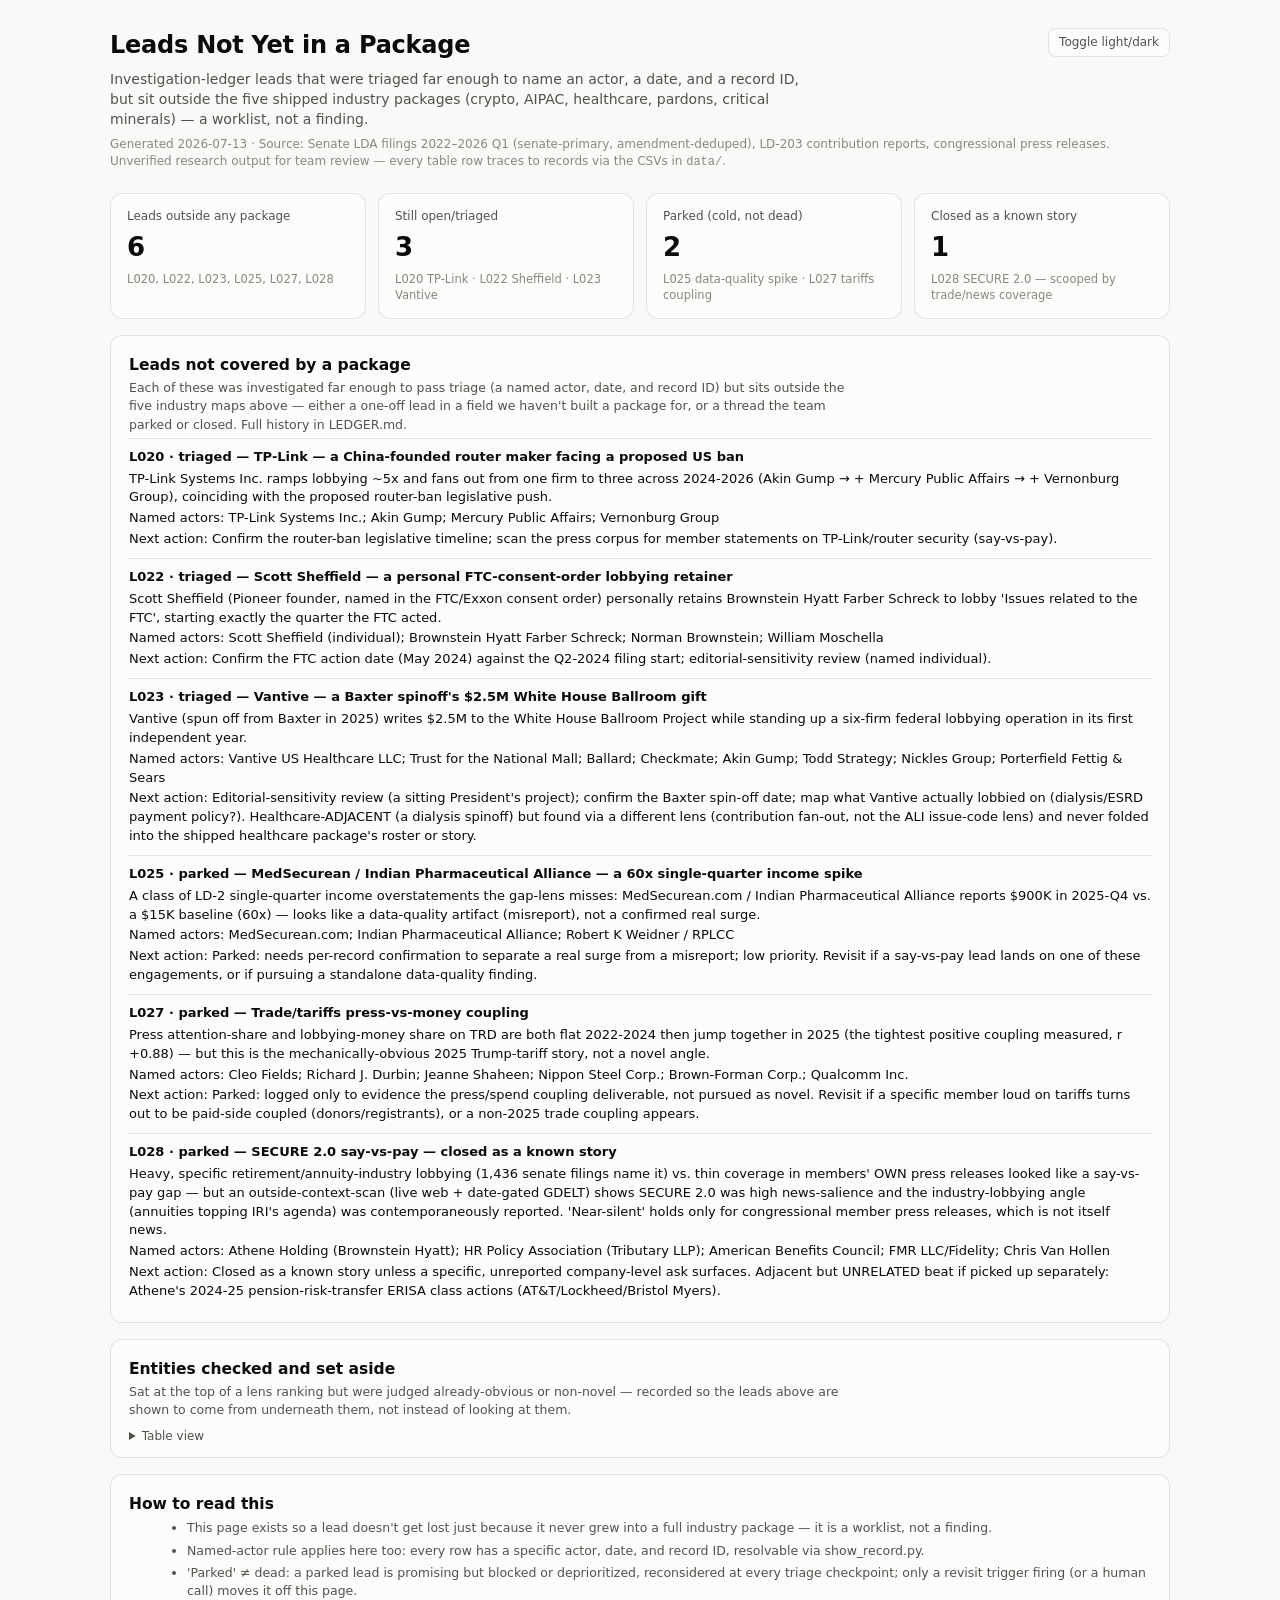
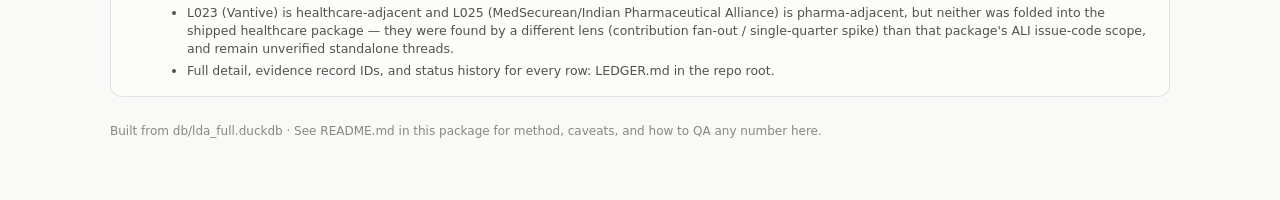
<file: out/packages/other-findings/other-findings_dashboard.html>
<!doctype html>
<html lang="en">
<head>
<meta charset="utf-8">
<meta name="viewport" content="width=device-width, initial-scale=1">
<title>Leads Not Yet in a Package</title>
<style>
:root { color-scheme: light dark; }
* { box-sizing: border-box; margin: 0; }
body {
  font-family: system-ui, -apple-system, "Segoe UI", sans-serif;
  background: var(--page); color: var(--ink-1);
  padding: 28px 20px 60px; line-height: 1.45;
}
.viz-root {
  --page: #f9f9f7; --surface-1: #fcfcfb;
  --ink-1: #0b0b0b; --ink-2: #52514e; --ink-3: #898781;
  --grid: #e1e0d9; --baseline: #c3c2b7;
  --border: rgba(11,11,11,0.10);
  --s1: #2a78d6; --s2: #1baf7a; --s3: #eda100; --s4: #008300;
  --s5: #4a3aa7; --s6: #e34948;
  --deemph: #c9c8c0;
  --seq-250: #86b6ef; --seq-400: #3987e5; --seq-550: #1c5cab;
}
@media (prefers-color-scheme: dark) {
  .viz-root {
    --page: #0d0d0d; --surface-1: #1a1a19;
    --ink-1: #ffffff; --ink-2: #c3c2b7; --ink-3: #898781;
    --grid: #2c2c2a; --baseline: #383835;
    --border: rgba(255,255,255,0.10);
    --s1: #3987e5; --s2: #199e70; --s3: #c98500; --s4: #008300;
    --s5: #9085e9; --s6: #e66767;
    --deemph: #4a4a46;
  }
}
:root[data-theme="light"] .viz-root {
  --page: #f9f9f7; --surface-1: #fcfcfb;
  --ink-1: #0b0b0b; --ink-2: #52514e; --ink-3: #898781;
  --grid: #e1e0d9; --baseline: #c3c2b7;
  --border: rgba(11,11,11,0.10);
  --s1: #2a78d6; --s2: #1baf7a; --s3: #eda100; --s4: #008300;
  --s5: #4a3aa7; --s6: #e34948;
  --deemph: #c9c8c0;
}
:root[data-theme="dark"] .viz-root {
  --page: #0d0d0d; --surface-1: #1a1a19;
  --ink-1: #ffffff; --ink-2: #c3c2b7; --ink-3: #898781;
  --grid: #2c2c2a; --baseline: #383835;
  --border: rgba(255,255,255,0.10);
  --s1: #3987e5; --s2: #199e70; --s3: #c98500; --s4: #008300;
  --s5: #9085e9; --s6: #e66767;
  --deemph: #4a4a46;
}
:root[data-theme="light"] body, :root[data-theme="dark"] body { background: var(--page); }

.wrap { max-width: 1060px; margin: 0 auto; }
header.page { margin-bottom: 22px; }
header.page h1 { font-size: 24px; font-weight: 650; letter-spacing: -0.01em; }
header.page .sub { color: var(--ink-2); margin-top: 6px; max-width: 78ch; font-size: 14px; }
header.page .meta { color: var(--ink-3); margin-top: 6px; font-size: 12px; }
.theme-toggle {
  float: right; font: inherit; font-size: 12px; color: var(--ink-2);
  background: var(--surface-1); border: 1px solid var(--border); border-radius: 8px;
  padding: 5px 10px; cursor: pointer;
}
.kpis { display: grid; grid-template-columns: repeat(auto-fit, minmax(190px, 1fr)); gap: 12px; margin: 18px 0 8px; }
.tile {
  background: var(--surface-1); border: 1px solid var(--border); border-radius: 12px;
  padding: 14px 16px;
}
.tile .lbl { font-size: 12px; color: var(--ink-2); }
.tile .val { font-size: 26px; font-weight: 600; margin-top: 3px; }
.tile .note { font-size: 11.5px; color: var(--ink-3); margin-top: 4px; }
.card {
  background: var(--surface-1); border: 1px solid var(--border); border-radius: 12px;
  padding: 18px 18px 12px; margin: 16px 0;
}
.card h2 { font-size: 15.5px; font-weight: 650; }
.card .sub { font-size: 12.5px; color: var(--ink-2); margin: 3px 0 4px; max-width: 90ch; }
.card .foot { font-size: 11.5px; color: var(--ink-3); margin-top: 8px; }
.legend { display: flex; flex-wrap: wrap; gap: 14px; margin: 8px 0 2px; font-size: 12px; color: var(--ink-2); }
.legend .key { display: inline-flex; align-items: center; gap: 6px; }
.legend .sw-rect { width: 12px; height: 12px; border-radius: 3px; display: inline-block; }
.legend .sw-line { width: 16px; height: 3px; border-radius: 2px; display: inline-block; }
.chart-box { position: relative; }
.chart-box svg { display: block; width: 100%; height: auto; }
svg text { font-family: inherit; }
.ax { font-size: 11px; fill: var(--ink-3); }
.ax-tab { font-variant-numeric: tabular-nums; }
.gridline { stroke: var(--grid); stroke-width: 1; }
.baseline { stroke: var(--baseline); stroke-width: 1; }
.dlabel { font-size: 11px; fill: var(--ink-2); }
.dlabel-strong { font-size: 11.5px; font-weight: 600; fill: var(--ink-1); }
.blabel { font-size: 11px; pointer-events: none; }
.crosshair { stroke: var(--baseline); stroke-width: 1; }
.tt {
  position: fixed; z-index: 40; pointer-events: none; display: none;
  background: var(--surface-1); border: 1px solid var(--border); border-radius: 9px;
  box-shadow: 0 4px 18px rgba(0,0,0,0.13); padding: 9px 11px; font-size: 12px;
  max-width: 320px;
}
.tt .tt-title { color: var(--ink-3); font-size: 11px; margin-bottom: 5px; }
.tt .row { display: flex; align-items: center; gap: 7px; margin-top: 3px; }
.tt .k { width: 14px; height: 3px; border-radius: 2px; flex: none; }
.tt .v { font-weight: 650; font-variant-numeric: tabular-nums; }
.tt .n { color: var(--ink-2); }
details.tv { margin-top: 8px; }
details.tv summary { font-size: 12px; color: var(--ink-2); cursor: pointer; }
details.tv .scroll { overflow-x: auto; margin-top: 8px; }
table.dt { border-collapse: collapse; font-size: 12px; min-width: 480px; }
table.dt th, table.dt td { text-align: left; padding: 5px 12px 5px 0; border-bottom: 1px solid var(--grid); }
table.dt td.num, table.dt th.num { text-align: right; font-variant-numeric: tabular-nums; }
table.dt th { color: var(--ink-2); font-weight: 600; }
.two-col { display: grid; grid-template-columns: 1fr 1fr; gap: 16px; }
@media (max-width: 860px) { .two-col { grid-template-columns: 1fr; } }
.caveats { font-size: 12.5px; color: var(--ink-2); }
.caveats li { margin: 4px 0 4px 18px; }
footer.page { margin-top: 26px; font-size: 12px; color: var(--ink-3); }

/* open-findings card (ledger leads touching this package, shown for human review) */
.finding-item { padding: 9px 0; border-top: 1px solid var(--border); font-size: 13px; }
.finding-item:first-of-type { border-top: none; padding-top: 0; }
.finding-item strong { display: block; margin-bottom: 3px; }
.finding-item .note { margin-top: 2px; }

/* per-player raw-filings panel (crypto player map click-through) */
.filings-panel {
  font-size: 12.5px; color: var(--ink-2); margin: 10px 0 4px;
  padding: 10px 12px; background: var(--page); border: 1px solid var(--border);
  border-radius: 9px;
}
.filings-panel strong { color: var(--ink-1); font-size: 13px; }
.filings-scroll { max-height: 260px; overflow-y: auto; overflow-x: hidden; margin-top: 8px; }
.filings-group { font-weight: 600; color: var(--ink-1); font-size: 12px; margin: 8px 0 2px; }
.filings-group:first-child { margin-top: 0; }
.filings-list { margin: 0; padding-left: 18px; }
.filings-list li { margin: 1.5px 0; }
.filings-list a { color: var(--ink-1); text-decoration: underline; text-underline-offset: 2px; }
.filings-list a:hover { color: var(--ink-2); }
.filings-panel .note { font-size: 11px; color: var(--ink-3); margin-top: 7px; }

/* per-widget "more options" → query-info panel */
.has-more { position: relative; }
.more-btn {
  position: absolute; top: 10px; right: 10px; width: 28px; height: 22px;
  line-height: 1; border: 1px solid var(--border); border-radius: 6px;
  background: var(--surface-1); color: var(--ink-2); cursor: pointer;
  opacity: 0; transition: opacity .12s; font-size: 14px; padding: 0; z-index: 20;
}
.has-more:hover .more-btn, .more-btn:focus-visible,
.more-btn[aria-expanded="true"] { opacity: 1; }
.more-menu {
  position: absolute; top: 34px; right: 10px; z-index: 30;
  background: var(--surface-1); border: 1px solid var(--border);
  border-radius: 8px; box-shadow: 0 4px 14px rgba(0,0,0,.14); padding: 4px;
}
.more-item {
  display: block; width: 100%; text-align: left; background: none; border: none;
  padding: 6px 12px; font-size: 12.5px; color: var(--ink-1); cursor: pointer;
  border-radius: 5px; white-space: nowrap;
}
.more-item:hover { background: var(--page); }
.qmodal-overlay {
  position: fixed; inset: 0; background: rgba(0,0,0,.45); z-index: 100;
  display: flex; align-items: center; justify-content: center; padding: 26px;
}
.qmodal {
  background: var(--surface-1); border: 1px solid var(--border); border-radius: 12px;
  max-width: 940px; width: 100%; max-height: 86vh; display: flex; flex-direction: column;
  box-shadow: 0 12px 44px rgba(0,0,0,.32); font-size: 12px; color: var(--ink-2);
}
.qmodal .qp-head { padding: 12px 16px; border-bottom: 1px solid var(--border); flex: none; }
.qmodal-body { padding: 8px 16px 14px; overflow-y: auto; }
.qmodal-foot {
  padding: 9px 16px; border-top: 1px solid var(--border); flex: none;
  font-size: 11.5px; color: var(--ink-3);
}
.qmodal-foot a { color: var(--ink-1); text-decoration: underline; text-underline-offset: 2px; }
.qp-head { display: flex; justify-content: space-between; align-items: center; }
.qp-head strong { color: var(--ink-1); font-size: 12.5px; }
.qp-close { background: none; border: none; font-size: 17px; color: var(--ink-2); cursor: pointer; padding: 0 4px; }
.qp-note { margin-top: 6px; font-size: 11.5px; color: var(--ink-3); }
.qp-block-head {
  display: flex; justify-content: space-between; align-items: center; gap: 10px;
  margin-top: 10px; font-weight: 600; font-size: 11.5px; color: var(--ink-1);
}
.qp-copy {
  font-size: 11px; border: 1px solid var(--border); background: var(--surface-1);
  border-radius: 5px; padding: 1px 8px; cursor: pointer; color: var(--ink-2); flex: none;
}
.qp-sql {
  margin: 4px 0 0; padding: 8px 10px; background: var(--surface-1);
  border: 1px solid var(--border); border-radius: 7px; max-height: 300px;
  overflow-y: auto; white-space: pre-wrap; word-break: break-word;
  font-size: 11px; line-height: 1.45; color: var(--ink-1);
  font-family: ui-monospace, Consolas, monospace;
}
.kpis.has-more { padding-top: 2px; }

/* quarter switcher (turnover beat report) */
.seg { display: flex; flex-wrap: wrap; gap: 8px; margin: 2px 0 14px; }
.seg button {
  font: inherit; font-size: 12.5px; padding: 6px 16px; border-radius: 999px;
  border: 1px solid var(--border); background: var(--surface-1);
  color: var(--ink-2); cursor: pointer;
}
.seg button.active { color: var(--ink-1); border-color: var(--ink-3); font-weight: 650; }

</style>
</head>
<body class="viz-root">
<div class="wrap">
  <header class="page">
    <button class="theme-toggle" id="themeToggle" type="button">Toggle light/dark</button>
    <h1>Leads Not Yet in a Package</h1>
    <div class="sub">Investigation-ledger leads that were triaged far enough to name an actor, a date, and a record ID, but sit outside the five shipped industry packages (crypto, AIPAC, healthcare, pardons, critical minerals) — a worklist, not a finding.</div>
    <div class="meta">Generated 2026-07-13 · Source: Senate LDA filings 2022–2026 Q1 (senate-primary, amendment-deduped), LD-203 contribution reports, congressional press releases. Unverified research output for team review — every table row traces to records via the CSVs in <code>data/</code>.</div>
  </header>
  <main id="app"></main>
  <footer class="page">Built from db/lda_full.duckdb · See README.md in this package for method, caveats, and how to QA any number here.</footer>
</div>
<script>
/* Tiny self-contained chart lib — SVG, theme-aware via CSS vars, hover layer + table views. */
"use strict";
const NS = "http://www.w3.org/2000/svg";
const SLOT = ["var(--s1)", "var(--s2)", "var(--s3)", "var(--s4)", "var(--s5)", "var(--s6)"];
// per-slot in-mark label ink (yellow/aqua too light for white text)
const SLOT_LABEL = ["#ffffff", "#08351f", "#3a2800", "#ffffff", "#ffffff", "#ffffff"];

function el(tag, attrs, parent) {
  const e = document.createElementNS(NS, tag);
  for (const k in attrs || {}) e.setAttribute(k, attrs[k]);
  if (parent) parent.appendChild(e);
  return e;
}
function div(cls, parent, text) {
  const d = document.createElement("div");
  if (cls) d.className = cls;
  if (text != null) d.textContent = text;
  if (parent) parent.appendChild(d);
  return d;
}
function fmtMoney(v) {
  if (v == null || isNaN(v)) return "–";
  const a = Math.abs(v), s = v < 0 ? "-" : "";
  if (a >= 995e6) return s + "$" + (a / 1e9).toFixed(a >= 9.95e9 ? 0 : 1) + "B";
  if (a >= 995e3) return s + "$" + (a / 1e6).toFixed(a >= 9.95e6 ? 0 : 1) + "M";
  if (a >= 1e3) return s + "$" + Math.round(a / 1e3) + "K";
  return s + "$" + Math.round(a);
}
function fmtNum(v) {
  if (v == null || isNaN(v)) return "–";
  return Number(v).toLocaleString("en-US");
}
function fmtPct(v) { return v == null ? "–" : v.toFixed(v < 10 ? 1 : 0) + "%"; }
function niceTicks(max, n) {
  if (max <= 0) return [0, 1];
  const raw = max / n, mag = Math.pow(10, Math.floor(Math.log10(raw)));
  const step = [1, 2, 2.5, 5, 10].map(m => m * mag).find(s => max / s <= n) || 10 * mag;
  const ticks = [];
  for (let v = 0; v <= max * 1.0001 + step * 0.999; v += step) { ticks.push(v); if (v >= max) break; }
  return ticks;
}

/* singleton tooltip */
let TT = null;
function tt() {
  if (!TT) { TT = div("tt", document.body); }
  return TT;
}
function ttShow(x, y, titleText, rows) {
  const t = tt();
  t.innerHTML = "";
  if (titleText) div("tt-title", t, titleText);
  for (const r of rows) {
    const row = div("row", t);
    if (r.color) { const k = div("k", row); k.style.background = r.color; }
    const v = document.createElement("span"); v.className = "v"; v.textContent = r.value; row.appendChild(v);
    const n = document.createElement("span"); n.className = "n"; n.textContent = r.name; row.appendChild(n);
  }
  t.style.display = "block";
  const bw = t.offsetWidth, bh = t.offsetHeight;
  let px = x + 14, py = y + 12;
  if (px + bw > innerWidth - 8) px = x - bw - 14;
  if (py + bh > innerHeight - 8) py = y - bh - 12;
  t.style.left = px + "px"; t.style.top = py + "px";
}
function ttHide() { if (TT) TT.style.display = "none"; }

function legend(parent, items, kind) {
  const lg = div("legend", parent);
  for (const it of items) {
    const k = div("key", lg);
    const sw = div(kind === "line" ? "sw-line" : "sw-rect", k);
    sw.style.background = it.color;
    k.appendChild(document.createTextNode(it.name));
  }
  return lg;
}

function tableView(parent, cols, rows, fmts) {
  const det = document.createElement("details"); det.className = "tv"; parent.appendChild(det);
  const sum = document.createElement("summary"); sum.textContent = "Table view"; det.appendChild(sum);
  const scroll = div("scroll", det);
  const tb = document.createElement("table"); tb.className = "dt"; scroll.appendChild(tb);
  const trh = tb.insertRow();
  cols.forEach((c, i) => {
    const th = document.createElement("th"); th.textContent = c;
    if (fmts && fmts[i] !== "s") th.className = "num";
    trh.appendChild(th);
  });
  for (const r of rows) {
    const tr = tb.insertRow();
    r.forEach((v, i) => {
      const td = tr.insertCell();
      const f = fmts ? fmts[i] : "s";
      td.textContent = f === "$" ? fmtMoney(v) : f === "#" ? fmtNum(v) : f === "%" ? (v == null ? "–" : v + "%") : (v == null ? "–" : v);
      if (f !== "s") td.className = "num";
    });
  }
}

function card(root, title, sub, foot) {
  const c = div("card", root);
  const h = document.createElement("h2"); h.textContent = title; c.appendChild(h);
  if (sub) div("sub", c, sub);
  const box = div("chart-box", c);
  if (foot) { const f = div("foot", c, foot); c.appendChild(f); }
  return { cardEl: c, box: box };
}

function statTiles(root, tiles) {
  const k = div("kpis", root);
  for (const t of tiles) {
    const tile = div("tile", k);
    div("lbl", tile, t.label);
    div("val", tile, t.value);
    if (t.note) div("note", tile, t.note);
  }
  return k;
}

/* ---- open-findings card: candidate leads from LEDGER.md touching this
   package's data, shown at the bottom of every package dashboard so a human
   reviewer sees what's still open without leaving the page. findings = [{id,
   status, title, hypothesis, actors?, next?}] — copy is hand-curated from the
   ledger row, not auto-derived (same convention as this page's KPI/caveat text). */
function findingsCard(root, findings, sub) {
  if (!findings || !findings.length) return;
  const c = div("card", root);
  const h = document.createElement("h2");
  h.textContent = "Findings still open for human review";
  c.appendChild(h);
  div("sub", c, sub || "Candidate leads from the investigation ledger touching this package's data — unverified, for human triage before any use in a story.");
  for (const f of findings) {
    const item = div("finding-item", c);
    const head = document.createElement("strong");
    head.textContent = f.id + " · " + f.status + " — " + f.title;
    item.appendChild(head);
    div(null, item, f.hypothesis);
    if (f.actors) div("note", item, "Named actors: " + f.actors);
    if (f.next) div("note", item, "Next action: " + f.next);
  }
  div("foot", c, "Full history, evidence record IDs, and status changes: LEDGER.md in the repo root.");
}

/* ---- per-widget "more options" → query-info panel (debugging aid) ----
   info = { title, note, blocks: [{label, text}] } — text is the ACTUAL SQL /
   pipeline the widget's numbers came from (extracted from the build scripts). */
function moreOptions(host, info) {
  if (!host || !info) return;
  host.classList.add("has-more");
  const btn = document.createElement("button");
  btn.className = "more-btn"; btn.type = "button"; btn.textContent = "⋯";
  btn.title = "More options";
  btn.setAttribute("aria-label", "More options");
  btn.setAttribute("aria-expanded", "false");
  host.appendChild(btn);
  const menu = div("more-menu", host);
  menu.style.display = "none";
  const item = document.createElement("button");
  item.type = "button"; item.className = "more-item";
  item.textContent = "View query info";
  menu.appendChild(item);
  btn.addEventListener("click", ev => {
    ev.stopPropagation();
    const open = menu.style.display !== "none";
    menu.style.display = open ? "none" : "block";
    btn.setAttribute("aria-expanded", String(!open));
  });
  document.addEventListener("click", () => {
    menu.style.display = "none";
    btn.setAttribute("aria-expanded", "false");
  });
  item.addEventListener("click", ev => {
    ev.stopPropagation();
    menu.style.display = "none";
    btn.setAttribute("aria-expanded", "false");
    openQueryModal(info, btn);
  });
}

function openQueryModal(info, returnFocus) {
  const overlay = div("qmodal-overlay", document.body);
  const modal = div("qmodal", overlay);
  modal.setAttribute("role", "dialog");
  modal.setAttribute("aria-modal", "true");
  modal.setAttribute("aria-label", info.title || "Query info");
  const head = div("qp-head", modal);
  const t = document.createElement("strong");
  t.textContent = info.title || "Query info"; head.appendChild(t);
  const close = document.createElement("button");
  close.type = "button"; close.className = "qp-close"; close.textContent = "×";
  close.setAttribute("aria-label", "Close query info");
  head.appendChild(close);
  const body = div("qmodal-body", modal);
  if (info.note) div("qp-note", body, info.note);
  for (const b of (info.blocks || [])) {
    const bh = div("qp-block-head", body);
    const lbl = document.createElement("span");
    lbl.textContent = b.label; bh.appendChild(lbl);
    const pre = document.createElement("pre");
    pre.className = "qp-sql"; pre.textContent = b.text;
    const cp = document.createElement("button");
    cp.type = "button"; cp.className = "qp-copy"; cp.textContent = "Copy";
    cp.addEventListener("click", () => {
      const done = () => { cp.textContent = "Copied"; setTimeout(() => { cp.textContent = "Copy"; }, 1200); };
      if (navigator.clipboard && navigator.clipboard.writeText) {
        navigator.clipboard.writeText(b.text).then(done, () => {});
      } else {
        const r = document.createRange(); r.selectNodeContents(pre);
        const s = getSelection(); s.removeAllRanges(); s.addRange(r);
      }
    });
    bh.appendChild(cp);
    body.appendChild(pre);
  }
  if (info.dict) {
    const foot = div("qmodal-foot", modal);
    foot.appendChild(document.createTextNode("Every table and column referenced here is defined in the data dictionary: "));
    const a = document.createElement("a");
    a.href = info.dict; a.textContent = info.dict;
    foot.appendChild(a);
    foot.appendChild(document.createTextNode(" (in this package, next to the dashboard)."));
  }
  const onKey = ev => { if (ev.key === "Escape") closeModal(); };
  function closeModal() {
    overlay.remove();
    document.removeEventListener("keydown", onKey);
    if (returnFocus) returnFocus.focus();
  }
  close.addEventListener("click", closeModal);
  overlay.addEventListener("click", ev => { if (ev.target === overlay) closeModal(); });
  document.addEventListener("keydown", onKey);
  close.focus();
}

/* ---- line panel: series share one x; crosshair + all-series tooltip ---- */
function linePanel(box, cfg) {
  const W = 980, xs = cfg.x, n = xs.length;
  const H = cfg.height || 240, mL = 46, mR = cfg.marginRight || 76, mT = 14, mB = 30;
  const pw = W - mL - mR, ph = H - mT - mB;
  const maxV = cfg.max || Math.max(...cfg.series.flatMap(s => s.values.filter(v => v != null))) * 1.08;
  const ticks = niceTicks(maxV, 4);
  const yMax = ticks[ticks.length - 1];
  const X = i => mL + (n === 1 ? pw / 2 : (i * pw) / (n - 1));
  const Y = v => mT + ph - (v / yMax) * ph;
  const svg = el("svg", { viewBox: `0 0 ${W} ${H}`, role: "img" }, null);
  box.appendChild(svg);
  for (const tv of ticks) {
    el("line", { x1: mL, x2: W - mR, y1: Y(tv), y2: Y(tv), class: tv === 0 ? "baseline" : "gridline" }, svg);
    const t = el("text", { x: mL - 8, y: Y(tv) + 4, "text-anchor": "end", class: "ax ax-tab" }, svg);
    t.textContent = cfg.fmt === "$" ? fmtMoney(tv) : cfg.fmt === "%" ? tv + "%" : fmtNum(tv);
  }
  const step = Math.max(1, Math.ceil(n / 12));
  xs.forEach((lab, i) => {
    if (i % step !== 0 && i !== n - 1) return;
    const t = el("text", { x: X(i), y: H - 8, "text-anchor": "middle", class: "ax" }, svg);
    t.textContent = lab;
  });
  const placedLabels = [];
  cfg.series.forEach((s, si) => {
    const col = s.color || SLOT[si];
    const pts = s.values.map((v, i) => (v == null ? null : [X(i), Y(v)]));
    let d = "";
    pts.forEach(p => { if (p) d += (d ? "L" : "M") + p[0].toFixed(1) + " " + p[1].toFixed(1); });
    const path = el("path", { d, fill: "none", "stroke-width": 2, "stroke-linejoin": "round", "stroke-linecap": "round" }, svg);
    path.style.stroke = col;
    const last = pts.map((p, i) => (p ? i : -1)).filter(i => i >= 0).pop();
    if (last != null) {
      const ring = el("circle", { cx: pts[last][0], cy: pts[last][1], r: 6 }, svg);
      ring.style.fill = "var(--surface-1)";
      const dot = el("circle", { cx: pts[last][0], cy: pts[last][1], r: 4 }, svg);
      dot.style.fill = col;
      const ly = pts[last][1] + 4;
      // when end-labels collide, fall back to legend + tooltip (skip the label)
      if (!placedLabels.some(p => Math.abs(p - ly) < 14)) {
        const lb = el("text", { x: pts[last][0] + 10, y: ly, class: "dlabel-strong" }, svg);
        lb.textContent = (cfg.endLabel === "name" ? s.name : (cfg.fmt === "$" ? fmtMoney(s.values[last]) : cfg.fmt === "%" ? s.values[last] + "%" : fmtNum(s.values[last])));
        placedLabels.push(ly);
      }
    }
  });
  /* crosshair + tooltip (+ optional per-x click via cfg.onClick(i, xLabel)) */
  const ch = el("line", { y1: mT, y2: mT + ph, class: "crosshair", visibility: "hidden" }, svg);
  const hit = el("rect", { x: mL, y: mT, width: pw, height: ph, fill: "transparent" }, svg);
  const idxAt = ev => {
    const r = svg.getBoundingClientRect();
    const fx = ((ev.clientX - r.left) / r.width) * W;
    let i = Math.round(((fx - mL) / pw) * (n - 1));
    return Math.max(0, Math.min(n - 1, i));
  };
  hit.addEventListener("pointermove", ev => {
    const i = idxAt(ev);
    ch.setAttribute("x1", X(i)); ch.setAttribute("x2", X(i));
    ch.setAttribute("visibility", "visible");
    if (cfg.onClick) hit.style.cursor = "pointer";
    ttShow(ev.clientX, ev.clientY, xs[i], cfg.series.map((s, si) => ({
      color: s.color || SLOT[si],
      value: s.values[i] == null ? "–" : cfg.fmt === "$" ? fmtMoney(s.values[i]) : cfg.fmt === "%" ? s.values[i] + "%" : fmtNum(s.values[i]),
      name: s.name
    })));
  });
  hit.addEventListener("pointerleave", () => { ch.setAttribute("visibility", "hidden"); ttHide(); });
  if (cfg.onClick) {
    hit.addEventListener("click", ev => cfg.onClick(idxAt(ev), xs[idxAt(ev)]));
  }
}

/* ---- columns (single series or stacked) ---- */
function columns(box, cfg) {
  const W = 980, xs = cfg.x, n = xs.length;
  const H = cfg.height || 250, mL = 46, mR = 14, mT = 14, mB = 30;
  const pw = W - mL - mR, ph = H - mT - mB;
  const series = cfg.series; // [{name,color,values}]
  const totals = xs.map((_, i) => series.reduce((a, s) => a + (s.values[i] || 0), 0));
  const ticks = niceTicks(Math.max(...totals) * 1.05, 4);
  const yMax = ticks[ticks.length - 1];
  const Y = v => mT + ph - (v / yMax) * ph;
  const band = pw / n, bw = Math.min(24, band * 0.55);
  const svg = el("svg", { viewBox: `0 0 ${W} ${H}`, role: "img" }, null);
  box.appendChild(svg);
  for (const tv of ticks) {
    el("line", { x1: mL, x2: W - mR, y1: Y(tv), y2: Y(tv), class: tv === 0 ? "baseline" : "gridline" }, svg);
    const t = el("text", { x: mL - 8, y: Y(tv) + 4, "text-anchor": "end", class: "ax ax-tab" }, svg);
    t.textContent = cfg.fmt === "$" ? fmtMoney(tv) : fmtNum(tv);
  }
  const step = Math.max(1, Math.ceil(n / 12));
  xs.forEach((lab, i) => {
    if (i % step !== 0 && i !== n - 1) return;
    const t = el("text", { x: mL + band * i + band / 2, y: H - 8, "text-anchor": "middle", class: "ax" }, svg);
    t.textContent = lab;
  });
  xs.forEach((lab, i) => {
    const cx = mL + band * i + band / 2;
    let acc = 0;
    series.forEach((s, si) => {
      const v = s.values[i] || 0;
      if (v <= 0) { return; }
      const y1 = Y(acc + v), y0 = Y(acc);
      const hpx = Math.max(0, y0 - y1 - (si < series.length - 1 && acc + v < totals[i] ? 2 : 0)); // 2px surface gap
      const isTop = acc + v >= totals[i] - 1e-9;
      const rTop = isTop ? 4 : 0;
      const x0 = cx - bw / 2;
      const p = el("path", {
        d: `M${x0} ${y0} L${x0} ${y1 + rTop} Q${x0} ${y1} ${x0 + rTop} ${y1} L${x0 + bw - rTop} ${y1} Q${x0 + bw} ${y1} ${x0 + bw} ${y1 + rTop} L${x0 + bw} ${y0} Z`
      }, svg);
      p.style.fill = s.color || SLOT[si];
      acc += v;
    });
    const hit = el("rect", { x: mL + band * i, y: mT, width: band, height: ph, fill: "transparent" }, svg);
    hit.addEventListener("pointermove", ev => {
      const rows = series.map((s, si) => ({
        color: s.color || SLOT[si],
        value: cfg.fmt === "$" ? fmtMoney(s.values[i]) : fmtNum(s.values[i]),
        name: s.name
      }));
      if (series.length > 1) rows.push({ color: null, value: cfg.fmt === "$" ? fmtMoney(totals[i]) : fmtNum(totals[i]), name: "total" });
      if (cfg.onClick) { rows.push({ color: null, value: "click", name: "list the underlying records" }); hit.style.cursor = "pointer"; }
      ttShow(ev.clientX, ev.clientY, lab, rows);
    });
    hit.addEventListener("pointerleave", ttHide);
    if (cfg.onClick) hit.addEventListener("click", () => cfg.onClick(i, lab));
  });
}

/* ---- horizontal bars ---- */
function hbars(box, cfg) {
  const items = cfg.items; // [{label, value, value2?, note?, color?}]
  const W = cfg.width || 980, rowH = cfg.rowH || 30, mL = cfg.labelW || 300, mR = cfg.width ? 64 : 90, mT = 6, mB = 8;
  const H = mT + rowH * items.length + mB;
  const pw = W - mL - mR;
  const maxV = Math.max(...items.map(d => d.value)) * 1.02;
  const svg = el("svg", { viewBox: `0 0 ${W} ${H}`, role: "img" }, null);
  box.appendChild(svg);
  el("line", { x1: mL, x2: mL, y1: mT, y2: H - mB, class: "baseline" }, svg);
  items.forEach((d, i) => {
    const y = mT + i * rowH + (rowH - Math.min(20, rowH - 8)) / 2;
    const bh = Math.min(20, rowH - 8);
    const w = Math.max(1.5, (d.value / maxV) * pw);
    const p = el("path", {
      d: `M${mL} ${y} L${mL + w - 4} ${y} Q${mL + w} ${y} ${mL + w} ${y + 4} L${mL + w} ${y + bh - 4} Q${mL + w} ${y + bh} ${mL + w - 4} ${y + bh} L${mL} ${y + bh} Z`
    }, svg);
    p.style.fill = d.color || cfg.color || SLOT[0];
    const maxChars = Math.floor((mL - 14) / 6.4);
    const lb = el("text", { x: mL - 10, y: y + bh / 2 + 4, "text-anchor": "end", class: "dlabel" }, svg);
    lb.textContent = d.label.length > maxChars ? d.label.slice(0, maxChars - 1) + "…" : d.label;
    const vl = el("text", { x: mL + w + 8, y: y + bh / 2 + 4, class: "dlabel-strong ax-tab" }, svg);
    vl.textContent = cfg.fmt === "$" ? fmtMoney(d.value) : cfg.fmt === "%" ? d.value + "%" : fmtNum(d.value);
    const hit = el("rect", { x: 0, y: mT + i * rowH, width: W, height: rowH, fill: "transparent" }, svg);
    hit.addEventListener("pointermove", ev => {
      const rows = [{ color: d.color || cfg.color || SLOT[0], value: cfg.fmt === "$" ? fmtMoney(d.value) : cfg.fmt === "%" ? d.value + "%" : fmtNum(d.value), name: cfg.valueName || "value" }];
      if (d.note) rows.push({ color: null, value: "", name: d.note });
      if (cfg.onClick) { rows.push({ color: null, value: "click", name: "list the underlying records" }); hit.style.cursor = "pointer"; }
      ttShow(ev.clientX, ev.clientY, d.label, rows);
    });
    hit.addEventListener("pointerleave", ttHide);
    if (cfg.onClick) hit.addEventListener("click", () => cfg.onClick(d, i));
  });
}

/* ---- grouped horizontal bars (2 series) ---- */
function groupedHBars(box, cfg) {
  const items = cfg.items; // [{label, a, b}]
  const W = cfg.width || 980, groupH = 44, mL = cfg.labelW || 300, mR = cfg.width ? 66 : 96, mT = 6, mB = 8;
  const H = mT + groupH * items.length + mB;
  const pw = W - mL - mR;
  const maxV = Math.max(...items.flatMap(d => [d.a, d.b])) * 1.02;
  const F = v => cfg.fmt === "#" ? fmtNum(v) : cfg.fmt === "%" ? fmtPct(v) : fmtMoney(v); // default "$" (existing pages unchanged)
  const colA = cfg.aColor || SLOT[0], colB = cfg.bColor || SLOT[1];
  const svg = el("svg", { viewBox: `0 0 ${W} ${H}`, role: "img" }, null);
  box.appendChild(svg);
  el("line", { x1: mL, x2: mL, y1: mT, y2: H - mB, class: "baseline" }, svg);
  const maxChars = Math.floor((mL - 14) / 6.4);
  items.forEach((d, i) => {
    const y0 = mT + i * groupH;
    [["a", colA, cfg.aName, 4], ["b", colB, cfg.bName, 24]].forEach(([k, col, nm, dy]) => {
      const v = d[k], bh = 14;
      const w = Math.max(1.5, (v / maxV) * pw);
      const y = y0 + dy;
      const p = el("path", { d: `M${mL} ${y} L${mL + w - 4} ${y} Q${mL + w} ${y} ${mL + w} ${y + 4} L${mL + w} ${y + bh - 4} Q${mL + w} ${y + bh} ${mL + w - 4} ${y + bh} L${mL} ${y + bh} Z` }, svg);
      p.style.fill = col;
      const vl = el("text", { x: mL + w + 8, y: y + bh / 2 + 4, class: "dlabel ax-tab" }, svg);
      vl.textContent = F(v);
    });
    const lb = el("text", { x: mL - 10, y: y0 + groupH / 2 + 2, "text-anchor": "end", class: "dlabel" }, svg);
    lb.textContent = d.label.length > maxChars ? d.label.slice(0, maxChars - 1) + "…" : d.label;
    const hit = el("rect", { x: 0, y: y0, width: W, height: groupH, fill: "transparent" }, svg);
    hit.addEventListener("pointermove", ev => {
      const rows = [
        { color: colA, value: F(d.a), name: cfg.aName },
        { color: colB, value: F(d.b), name: cfg.bName }
      ];
      // optional tooltip-only context row (no bar, no series color): a value the
      // chart deliberately does not draw but must not hide (e.g. gated-out money)
      if (cfg.cName) rows.push({ color: null, value: F(d.c || 0), name: cfg.cName });
      if (cfg.onClick) { rows.push({ color: null, value: "click", name: "list the underlying records" }); hit.style.cursor = "pointer"; }
      ttShow(ev.clientX, ev.clientY, d.label, rows);
    });
    hit.addEventListener("pointerleave", ttHide);
    if (cfg.onClick) hit.addEventListener("click", () => cfg.onClick(d, i));
  });
}

/* ---- bubble pack (greedy spiral, collision-free) ---- */
function bubblePack(box, cfg) {
  const items = cfg.items.slice().sort((p, q) => q.r0 - p.r0); // r0 = raw size value
  const W = 980, H = cfg.height || 430;
  const maxV = Math.max(...items.map(d => d.r0));
  const R = v => 6 + 52 * Math.sqrt(v / maxV);
  const placed = [];
  const cx0 = W / 2, cy0 = H / 2;
  for (const d of items) {
    const r = R(d.r0);
    let ok = false, x = cx0, y = cy0;
    for (let a = 0, sp = 0; sp < 5200; sp += 4) {
      a = sp * 0.055;
      const rad = sp * 0.115;
      x = cx0 + rad * Math.cos(a) * 1.55;
      y = cy0 + rad * Math.sin(a) * 0.8;
      if (x - r < 6 || x + r > W - 6 || y - r < 6 || y + r > H - 6) continue;
      ok = placed.every(p => {
        const dx = p.x - x, dy = p.y - y;
        return dx * dx + dy * dy >= (p.r + r + 2.5) * (p.r + r + 2.5);
      });
      if (ok) break;
    }
    if (ok) placed.push({ x, y, r, d });
  }
  const svg = el("svg", { viewBox: `0 0 ${W} ${H}`, role: "img" }, null);
  box.appendChild(svg);
  const measure = el("text", { x: -1000, y: -1000, class: "blabel" }, svg);
  for (const p of placed) {
    const c = el("circle", { cx: p.x, cy: p.y, r: p.r }, svg);
    c.style.fill = SLOT[p.d.slot];
    c.style.stroke = "var(--surface-1)"; c.style.strokeWidth = "2";
    // label only if it fits
    measure.textContent = p.d.short || p.d.label;
    const tw = measure.getComputedTextLength ? 0 : 0; // measured after attach below
  }
  // second pass for labels (needs layout)
  requestAnimationFrame(() => {
    for (const p of placed) {
      const name = p.d.short || p.d.label;
      measure.textContent = name;
      let tw = 60;
      try { tw = measure.getComputedTextLength(); } catch (e) {}
      if (tw < p.r * 1.75 && p.r > 15) {
        const t = el("text", { x: p.x, y: p.y + (p.r > 26 ? -2 : 4), "text-anchor": "middle", class: "blabel" }, svg);
        t.textContent = name;
        t.style.fill = SLOT_LABEL[p.d.slot];
        if (p.r > 26) {
          const t2 = el("text", { x: p.x, y: p.y + 13, "text-anchor": "middle", class: "blabel" }, svg);
          t2.textContent = cfg.fmtSize === "$" ? fmtMoney(p.d.r0) : fmtNum(p.d.r0);
          t2.style.fill = SLOT_LABEL[p.d.slot];
          t2.style.opacity = "0.85";
        }
      }
    }
    measure.remove();
  });
  /* nearest-circle hover (+ optional click-through via cfg.onClick) */
  const hit = el("rect", { x: 0, y: 0, width: W, height: H, fill: "transparent" }, svg);
  const nearest = ev => {
    const rct = svg.getBoundingClientRect();
    const fx = ((ev.clientX - rct.left) / rct.width) * W;
    const fy = ((ev.clientY - rct.top) / rct.height) * H;
    let best = null, bd = 1e9;
    for (const p of placed) {
      const dx = p.x - fx, dy = p.y - fy;
      const dist = Math.sqrt(dx * dx + dy * dy) - p.r;
      if (dist < bd) { bd = dist; best = p; }
    }
    return bd < 14 ? best : null;
  };
  hit.addEventListener("pointermove", ev => {
    const best = nearest(ev);
    if (best) {
      ttShow(ev.clientX, ev.clientY, best.d.label, cfg.ttRows(best.d));
      if (cfg.onClick) hit.style.cursor = "pointer";
    } else {
      ttHide();
      hit.style.cursor = "";
    }
  });
  hit.addEventListener("pointerleave", ttHide);
  if (cfg.onClick) {
    hit.addEventListener("click", ev => {
      const best = nearest(ev);
      if (best) cfg.onClick(best.d);
    });
  }
}

/* ---- xy scatter: log-x option, sized dots, horizontal threshold rules ----
   cfg: items [{label, short?, x, y, size, slot, extra?}] (x>0 required on log),
        xFmt "$"|"#", yMax (default 100), yFmt "%", rules [{y, label}] recessive
        dashed horizontals with right-margin band labels, labelTop (n of largest-x
        dots to direct-label; plus largest-y dots), ttRows(d), onClick(d) */
function scatterXY(box, cfg) {
  const W = 980, H = cfg.height || 470, mL = 56, mR = 118, mT = 14, mB = 34;
  const pw = W - mL - mR, ph = H - mT - mB;
  const items = cfg.items.filter(d => d.x > 0 && d.y != null);
  const svg = el("svg", { viewBox: `0 0 ${W} ${H}`, role: "img" }, null);
  box.appendChild(svg);
  if (!items.length) return;
  const lo = Math.pow(10, Math.floor(Math.log10(Math.min(...items.map(d => d.x)))));
  const hi = Math.pow(10, Math.ceil(Math.log10(Math.max(...items.map(d => d.x)))));
  const X = v => mL + ((Math.log10(v) - Math.log10(lo)) / (Math.log10(hi) - Math.log10(lo))) * pw;
  const yMax = cfg.yMax || 100;
  const Y = v => mT + ph - (Math.min(v, yMax) / yMax) * ph;
  const maxS = Math.max(...items.map(d => d.size || 1));
  const R = d => 4 + 9 * Math.sqrt((d.size || 1) / maxS);   // r >= 4 (8px marker floor)
  // y gridlines + labels
  for (const tv of [0, 25, 50, 75, 100].filter(v => v <= yMax)) {
    el("line", { x1: mL, x2: W - mR, y1: Y(tv), y2: Y(tv), class: tv === 0 ? "baseline" : "gridline" }, svg);
    const t = el("text", { x: mL - 8, y: Y(tv) + 4, "text-anchor": "end", class: "ax ax-tab" }, svg);
    t.textContent = tv + "%";
  }
  // x decade ticks
  for (let v = lo; v <= hi * 1.0001; v *= 10) {
    el("line", { x1: X(v), x2: X(v), y1: mT, y2: mT + ph, class: "gridline" }, svg);
    const t = el("text", { x: X(v), y: H - 8, "text-anchor": "middle", class: "ax ax-tab" }, svg);
    t.textContent = cfg.xFmt === "#" ? fmtNum(v) : fmtMoney(v);
  }
  // threshold rules + right-margin band labels (recessive: dashed, axis ink);
  // a label-only entry (noLine) names the band above the last rule
  for (const r of (cfg.rules || [])) {
    if (!r.noLine) {
      const ln = el("line", { x1: mL, x2: W - mR, y1: Y(r.y), y2: Y(r.y),
                              class: "gridline", "stroke-dasharray": "5 4" }, svg);
      ln.style.strokeOpacity = "0.9";
    }
    if (r.label) {
      const t = el("text", { x: W - mR + 8, y: Y(r.labelAt != null ? r.labelAt : r.y) + 4, class: "ax" }, svg);
      t.textContent = r.label;
    }
  }
  // dots (2px surface ring per mark spec), largest first so small dots stay hittable
  const placed = [];
  for (const d of items.slice().sort((p, q) => (q.size || 1) - (p.size || 1))) {
    const x = X(d.x), y = Y(d.y), r = R(d);
    const c = el("circle", { cx: x, cy: y, r: r }, svg);
    c.style.fill = SLOT[d.slot];
    c.style.stroke = "var(--surface-1)";
    c.style.strokeWidth = "2";
    placed.push({ x, y, r, d });
  }
  // selective direct labels: largest-x + largest-y + largest-size dots; on
  // collision try one slot lower before skipping (ties like Amazon/AARP stack)
  const nTop = cfg.labelTop || 12;
  const want = new Set();
  items.slice().sort((p, q) => q.x - p.x).slice(0, nTop).forEach(d => want.add(d));
  items.slice().sort((p, q) => q.y - p.y).slice(0, 8).forEach(d => want.add(d));
  items.slice().sort((p, q) => (q.size || 1) - (p.size || 1)).slice(0, 3).forEach(d => want.add(d));
  const taken = [];
  const collides = b => taken.some(t => Math.abs(t[1] - b[1]) < 12 &&
                        !(t[0] + t[2] < b[0] - 4 || b[0] + b[2] < t[0] - 4));
  for (const p of placed) {
    if (!want.has(p.d)) continue;
    const name = p.d.short || p.d.label;
    let lx = p.x + p.r + 5, anchor = "start";
    if (lx + name.length * 6.2 > W - mR) { lx = p.x - p.r - 5; anchor = "end"; }
    let box_ = [anchor === "end" ? lx - name.length * 6.2 : lx, p.y, name.length * 6.2];
    if (collides(box_)) {
      box_ = [box_[0], p.y + 12, box_[2]];             // one slot lower
      if (collides(box_) || box_[1] > mT + ph) continue;
    }
    const t = el("text", { x: lx, y: box_[1] + 4, "text-anchor": anchor, class: "dlabel" }, svg);
    t.textContent = name;
    taken.push(box_);
  }
  /* nearest-dot hover (+ optional click-through) — same pattern as bubblePack */
  const hit = el("rect", { x: 0, y: 0, width: W, height: H, fill: "transparent" }, svg);
  const nearest = ev => {
    const rct = svg.getBoundingClientRect();
    const fx = ((ev.clientX - rct.left) / rct.width) * W;
    const fy = ((ev.clientY - rct.top) / rct.height) * H;
    let best = null, bd = 1e9;
    for (const p of placed) {
      const dx = p.x - fx, dy = p.y - fy;
      const dist = Math.sqrt(dx * dx + dy * dy) - p.r;
      if (dist < bd) { bd = dist; best = p; }
    }
    return bd < 14 ? best : null;
  };
  hit.addEventListener("pointermove", ev => {
    const best = nearest(ev);
    if (best) {
      ttShow(ev.clientX, ev.clientY, best.d.label, cfg.ttRows(best.d));
      if (cfg.onClick) hit.style.cursor = "pointer";
    } else {
      ttHide();
      hit.style.cursor = "";
    }
  });
  hit.addEventListener("pointerleave", ttHide);
  if (cfg.onClick) {
    hit.addEventListener("click", ev => {
      const best = nearest(ev);
      if (best) cfg.onClick(best.d);
    });
  }
}

</script>
<script>
const DATA = {"kpis": [{"label": "Leads outside any package", "value": "6", "note": "L020, L022, L023, L025, L027, L028"}, {"label": "Still open/triaged", "value": "3", "note": "L020 TP-Link · L022 Sheffield · L023 Vantive"}, {"label": "Parked (cold, not dead)", "value": "2", "note": "L025 data-quality spike · L027 tariffs coupling"}, {"label": "Closed as a known story", "value": "1", "note": "L028 SECURE 2.0 — scooped by trade/news coverage"}], "findings": [{"id": "L020", "status": "triaged", "title": "TP-Link — a China-founded router maker facing a proposed US ban", "hypothesis": "TP-Link Systems Inc. ramps lobbying ~5x and fans out from one firm to three across 2024-2026 (Akin Gump → + Mercury Public Affairs → + Vernonburg Group), coinciding with the proposed router-ban legislative push.", "actors": "TP-Link Systems Inc.; Akin Gump; Mercury Public Affairs; Vernonburg Group", "next": "Confirm the router-ban legislative timeline; scan the press corpus for member statements on TP-Link/router security (say-vs-pay)."}, {"id": "L022", "status": "triaged", "title": "Scott Sheffield — a personal FTC-consent-order lobbying retainer", "hypothesis": "Scott Sheffield (Pioneer founder, named in the FTC/Exxon consent order) personally retains Brownstein Hyatt Farber Schreck to lobby 'Issues related to the FTC', starting exactly the quarter the FTC acted.", "actors": "Scott Sheffield (individual); Brownstein Hyatt Farber Schreck; Norman Brownstein; William Moschella", "next": "Confirm the FTC action date (May 2024) against the Q2-2024 filing start; editorial-sensitivity review (named individual)."}, {"id": "L023", "status": "triaged", "title": "Vantive — a Baxter spinoff's $2.5M White House Ballroom gift", "hypothesis": "Vantive (spun off from Baxter in 2025) writes $2.5M to the White House Ballroom Project while standing up a six-firm federal lobbying operation in its first independent year.", "actors": "Vantive US Healthcare LLC; Trust for the National Mall; Ballard; Checkmate; Akin Gump; Todd Strategy; Nickles Group; Porterfield Fettig & Sears", "next": "Editorial-sensitivity review (a sitting President's project); confirm the Baxter spin-off date; map what Vantive actually lobbied on (dialysis/ESRD payment policy?). Healthcare-ADJACENT (a dialysis spinoff) but found via a different lens (contribution fan-out, not the ALI issue-code lens) and never folded into the shipped healthcare package's roster or story."}, {"id": "L025", "status": "parked", "title": "MedSecurean / Indian Pharmaceutical Alliance — a 60x single-quarter income spike", "hypothesis": "A class of LD-2 single-quarter income overstatements the gap-lens misses: MedSecurean.com / Indian Pharmaceutical Alliance reports $900K in 2025-Q4 vs. a $15K baseline (60x) — looks like a data-quality artifact (misreport), not a confirmed real surge.", "actors": "MedSecurean.com; Indian Pharmaceutical Alliance; Robert K Weidner / RPLCC", "next": "Parked: needs per-record confirmation to separate a real surge from a misreport; low priority. Revisit if a say-vs-pay lead lands on one of these engagements, or if pursuing a standalone data-quality finding."}, {"id": "L027", "status": "parked", "title": "Trade/tariffs press-vs-money coupling", "hypothesis": "Press attention-share and lobbying-money share on TRD are both flat 2022-2024 then jump together in 2025 (the tightest positive coupling measured, r +0.88) — but this is the mechanically-obvious 2025 Trump-tariff story, not a novel angle.", "actors": "Cleo Fields; Richard J. Durbin; Jeanne Shaheen; Nippon Steel Corp.; Brown-Forman Corp.; Qualcomm Inc.", "next": "Parked: logged only to evidence the press/spend coupling deliverable, not pursued as novel. Revisit if a specific member loud on tariffs turns out to be paid-side coupled (donors/registrants), or a non-2025 trade coupling appears."}, {"id": "L028", "status": "parked", "title": "SECURE 2.0 say-vs-pay — closed as a known story", "hypothesis": "Heavy, specific retirement/annuity-industry lobbying (1,436 senate filings name it) vs. thin coverage in members' OWN press releases looked like a say-vs-pay gap — but an outside-context-scan (live web + date-gated GDELT) shows SECURE 2.0 was high news-salience and the industry-lobbying angle (annuities topping IRI's agenda) was contemporaneously reported. 'Near-silent' holds only for congressional member press releases, which is not itself news.", "actors": "Athene Holding (Brownstein Hyatt); HR Policy Association (Tributary LLP); American Benefits Council; FMR LLC/Fidelity; Chris Van Hollen", "next": "Closed as a known story unless a specific, unreported company-level ask surfaces. Adjacent but UNRELATED beat if picked up separately: Athene's 2024-25 pension-risk-transfer ERISA class actions (AT&T/Lockheed/Bristol Myers)."}], "entitiesChecked": [{"entity": "Korea Zinc Company, Ltd. (client, via Mercury/Ballard)", "verdict": "Set aside — largest emergent (E1) engagement in the 2026-07-06 sweep, but a well-publicised MBK/Young Poong takeover fight; mechanically top, not novel.", "records": "E1 top row; 12 filings 2024-2026", "date": "2026-07-06"}, {"entity": "Trump-Vance Inaugural Committee corporate donors (JBS, Robinhood, Occidental, NVIDIA, Uber, X, et al.)", "verdict": "Set aside — top LD-203 honoree-concentration (F1) cluster is widely-reported corporate inaugural giving; a known category, not a novel angle (crypto's slice of it is still cited inside the crypto package as context).", "records": "F1 rows ($1-5M each)", "date": "2026-07-06"}, {"entity": "IBEW / union LD-203 'N/A' honoree placeholders", "verdict": "Set aside — mechanical top of honoree concentration (a placeholder honoree field, not a real recipient).", "records": "F1 top row ($8M/N-A)", "date": "2026-07-06"}], "caveats": ["This page exists so a lead doesn't get lost just because it never grew into a full industry package — it is a worklist, not a finding.", "Named-actor rule applies here too: every row has a specific actor, date, and record ID, resolvable via show_record.py.", "'Parked' ≠ dead: a parked lead is promising but blocked or deprioritized, reconsidered at every triage checkpoint; only a revisit trigger firing (or a human call) moves it off this page.", "L023 (Vantive) is healthcare-adjacent and L025 (MedSecurean/Indian Pharmaceutical Alliance) is pharma-adjacent, but neither was folded into the shipped healthcare package — they were found by a different lens (contribution fan-out / single-quarter spike) than that package's ALI issue-code scope, and remain unverified standalone threads.", "Full detail, evidence record IDs, and status history for every row: LEDGER.md in the repo root."]};
</script>
<script>
(function () {
  const btn = document.getElementById("themeToggle");
  btn.addEventListener("click", () => {
    const r = document.documentElement;
    const cur = r.getAttribute("data-theme") ||
      (matchMedia("(prefers-color-scheme: dark)").matches ? "dark" : "light");
    r.setAttribute("data-theme", cur === "dark" ? "light" : "dark");
  });
})();
/* other_findings_page.js — a single reference page for investigation-ledger
   leads that don't fall inside any shipped industry package. Reuses the same
   card/finding-item look as every package dashboard's "findings" section, but
   this page IS the whole thing (no charts, no CSVs) — copy comes straight
   from DATA (hand-curated from LEDGER.md, not auto-derived). */
(function () {
  const app = document.getElementById("app");
  statTiles(app, DATA.kpis);

  {
    const c = div("card", app);
    const h = document.createElement("h2");
    h.textContent = "Leads not covered by a package";
    c.appendChild(h);
    div("sub", c, "Each of these was investigated far enough to pass triage (a named actor, date, and record ID) but sits outside the five industry maps above — either a one-off lead in a field we haven't built a package for, or a thread the team parked or closed. Full history in LEDGER.md.");
    for (const f of DATA.findings) {
      const item = div("finding-item", c);
      const head = document.createElement("strong");
      head.textContent = f.id + " · " + f.status + " — " + f.title;
      item.appendChild(head);
      div(null, item, f.hypothesis);
      if (f.actors) div("note", item, "Named actors: " + f.actors);
      if (f.next) div("note", item, "Next action: " + f.next);
    }
  }

  {
    const c = div("card", app);
    const h = document.createElement("h2");
    h.textContent = "Entities checked and set aside";
    c.appendChild(h);
    div("sub", c, "Sat at the top of a lens ranking but were judged already-obvious or non-novel — recorded so the leads above are shown to come from underneath them, not instead of looking at them.");
    const cols = ["Entity", "Verdict", "Records examined", "Date"];
    tableView(c, cols, DATA.entitiesChecked.map(e => [e.entity, e.verdict, e.records, e.date]),
      ["s", "s", "s", "s"]);
  }

  {
    const c = div("card", app);
    const h = document.createElement("h2"); h.textContent = "How to read this"; c.appendChild(h);
    const ul = document.createElement("ul"); ul.className = "caveats"; c.appendChild(ul);
    DATA.caveats.forEach(t => { const li = document.createElement("li"); li.textContent = t; ul.appendChild(li); });
  }
})();

</script>
</body>
</html>
</file>
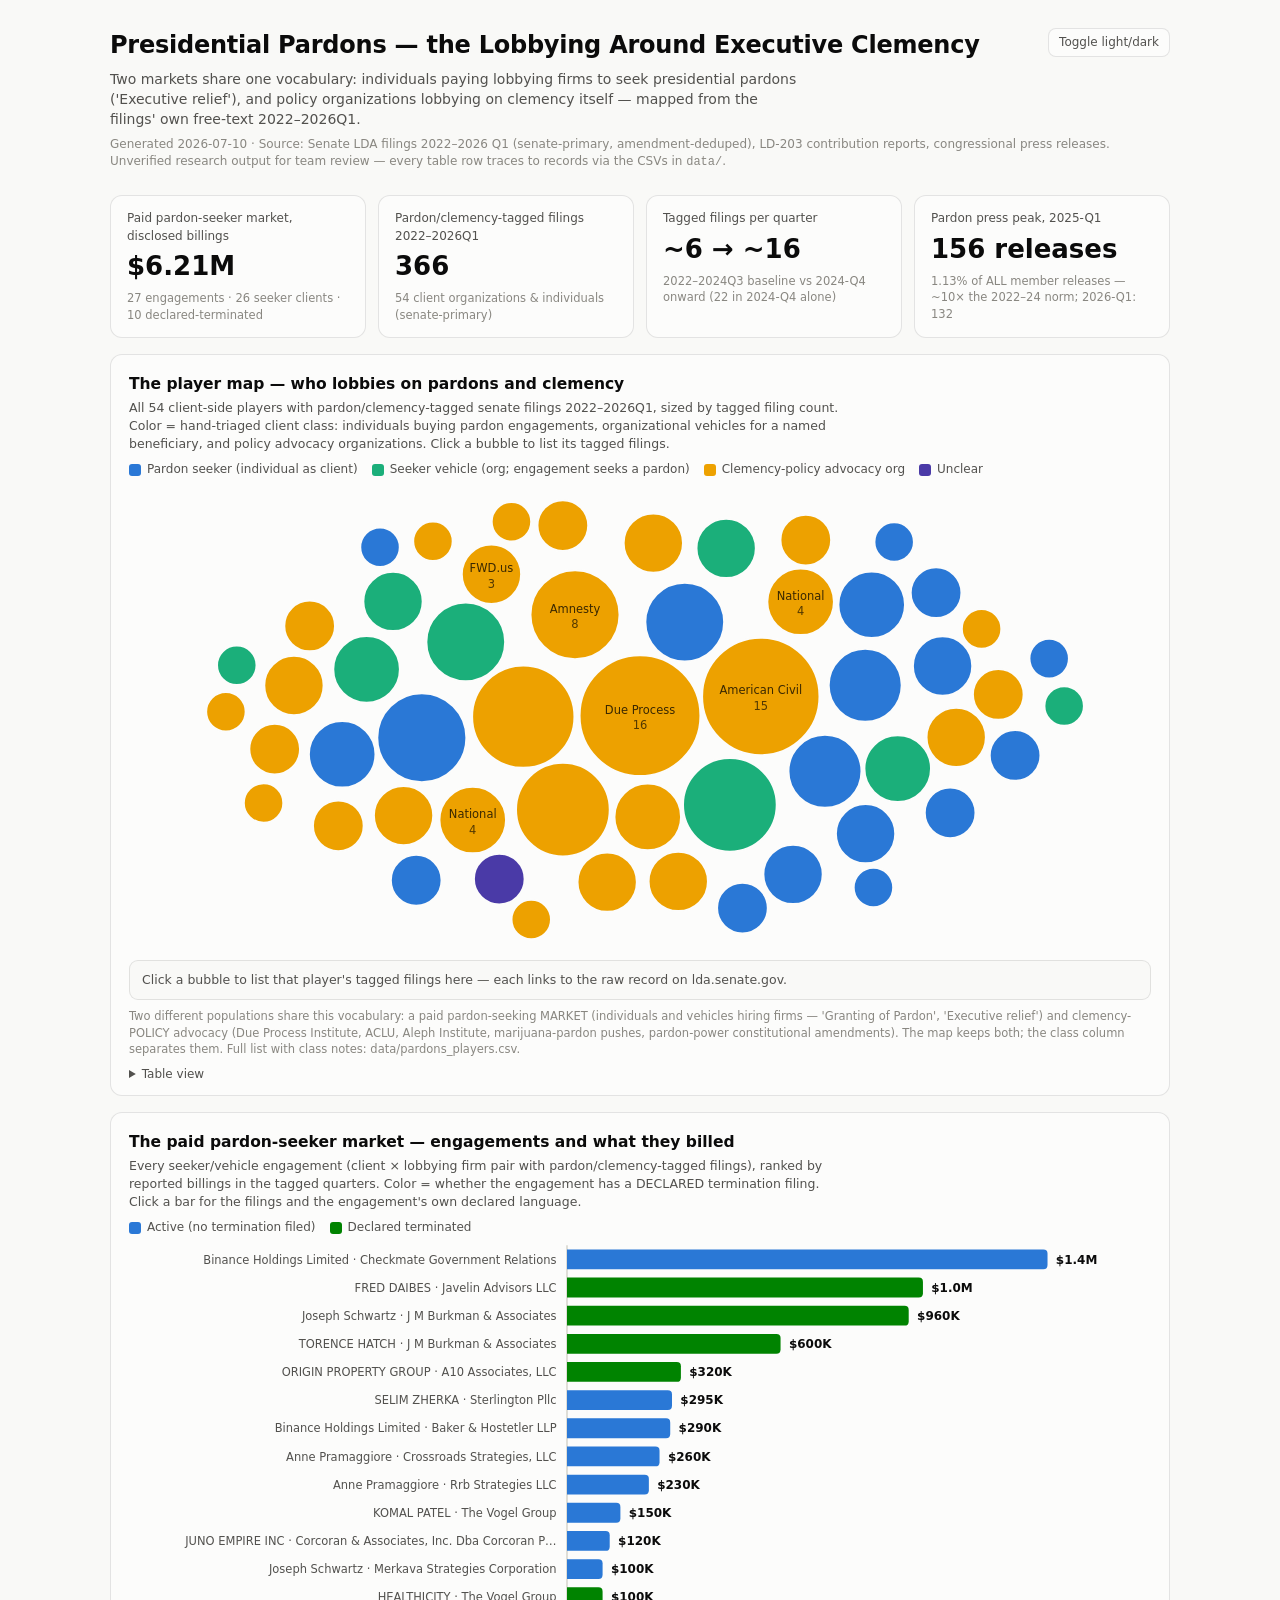
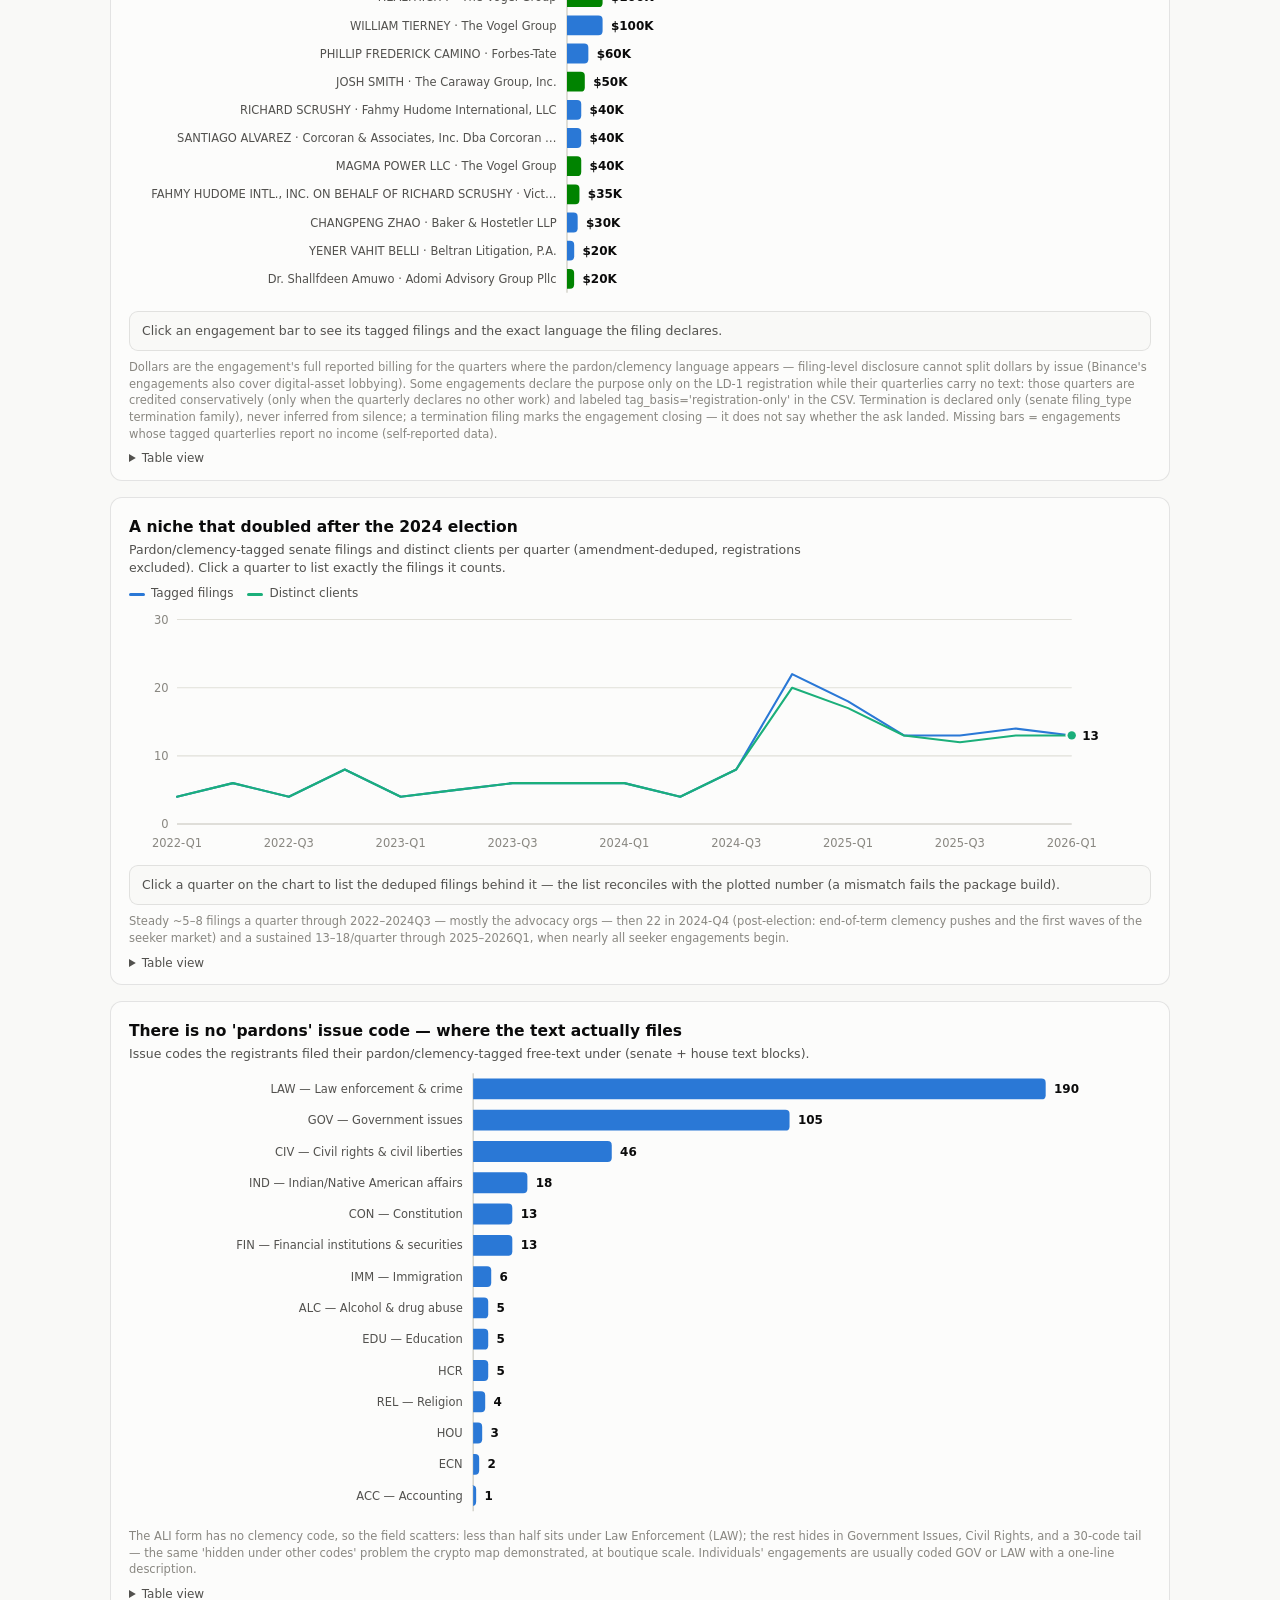
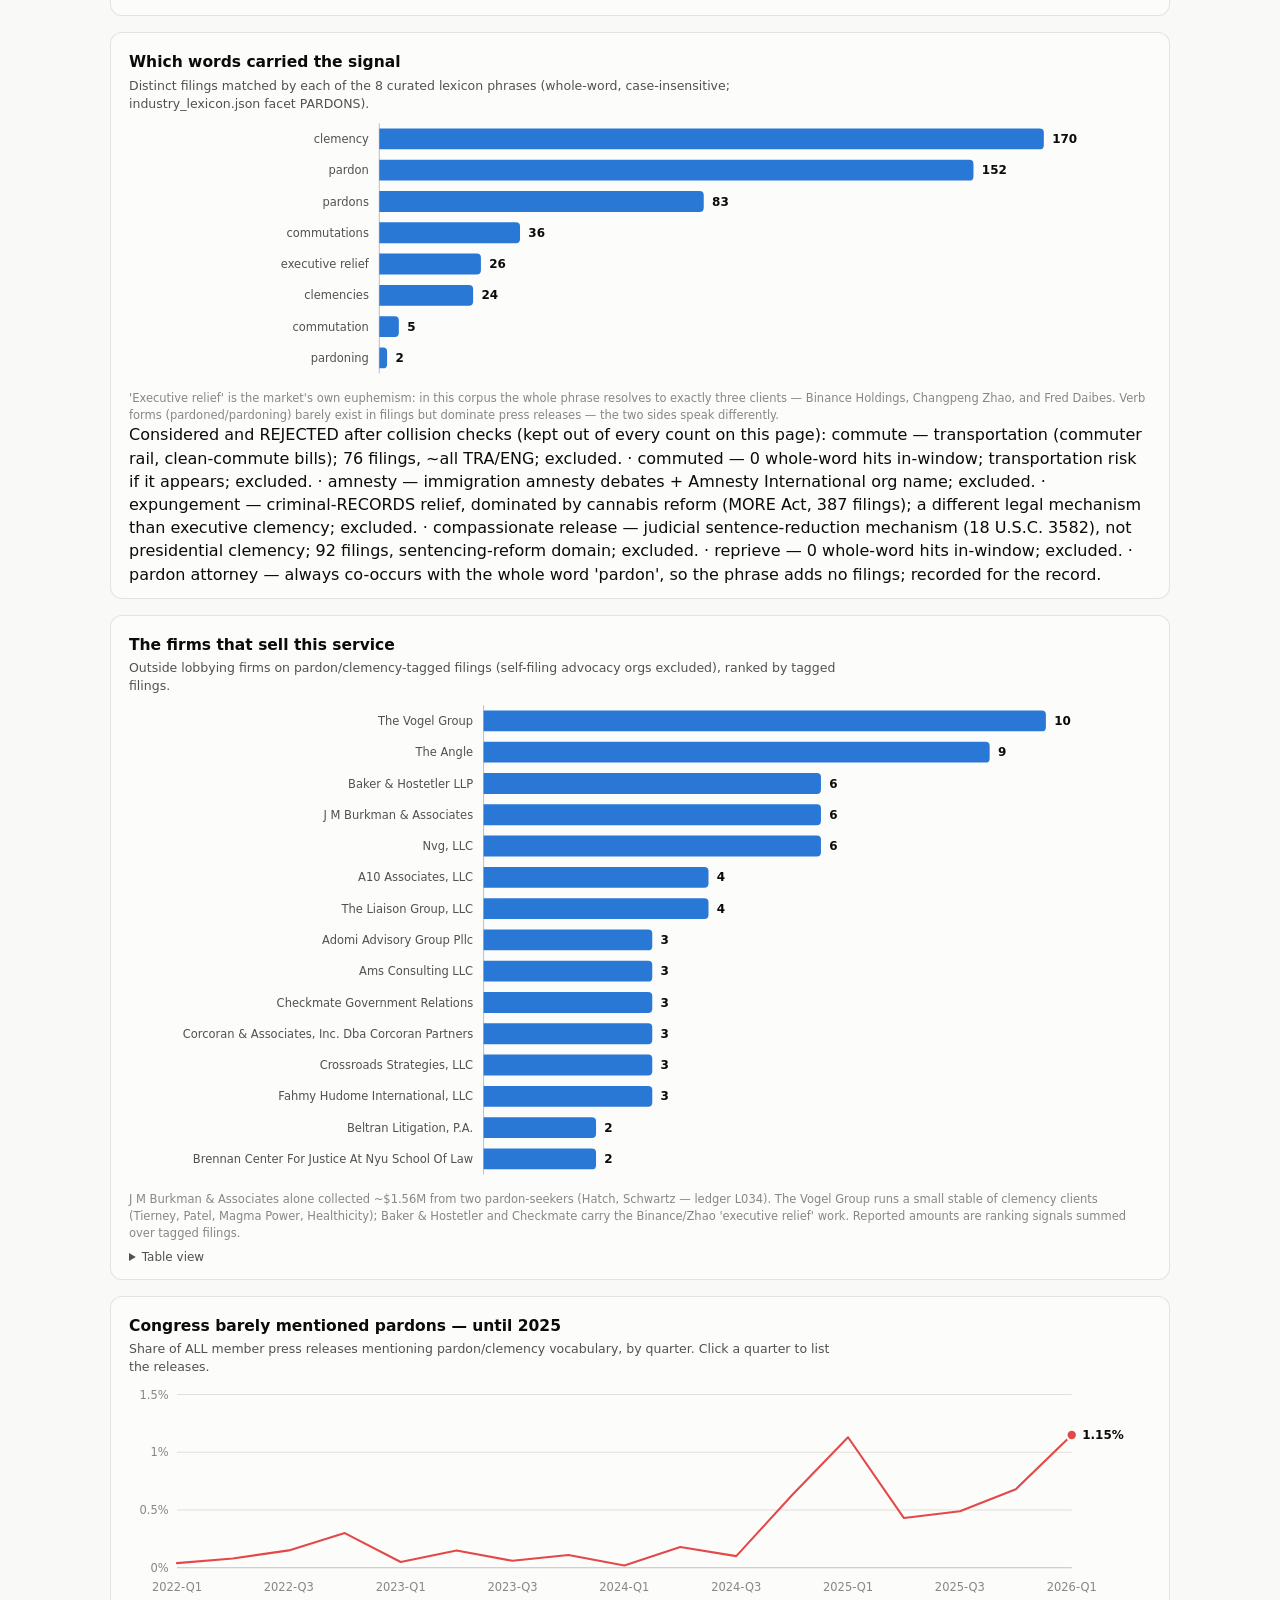
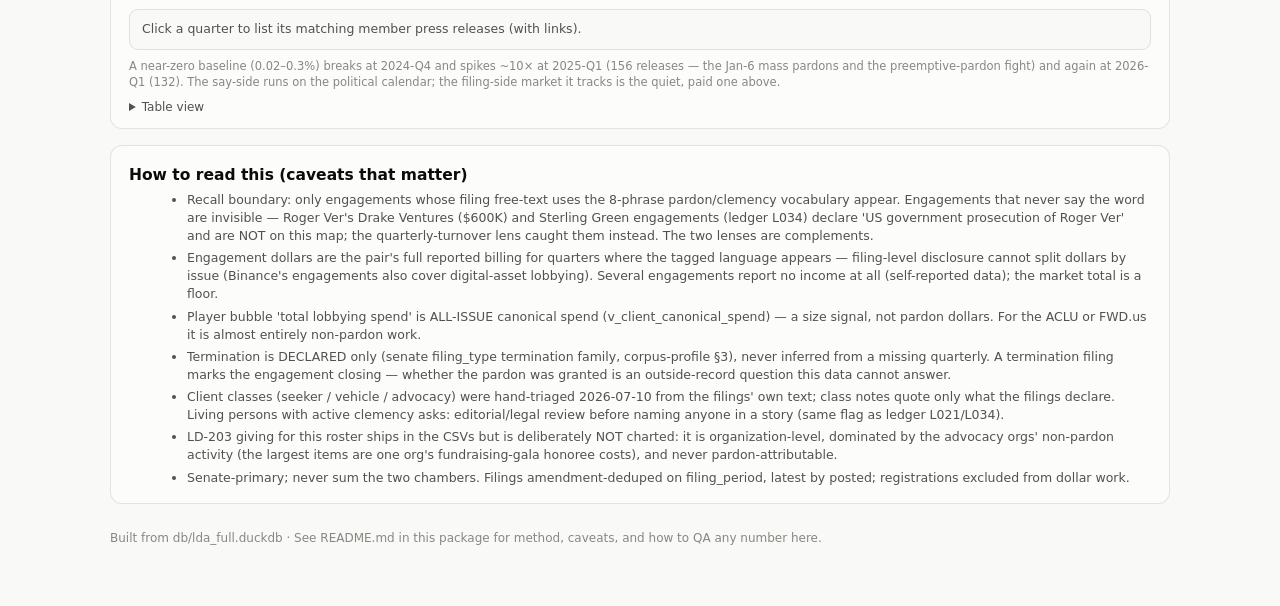
<file: out/packages/pardons/pardons_dashboard.html>
<!doctype html>
<html lang="en">
<head>
<meta charset="utf-8">
<meta name="viewport" content="width=device-width, initial-scale=1">
<title>Presidential Pardons — the Lobbying Around Executive Clemency</title>
<style>
:root { color-scheme: light dark; }
* { box-sizing: border-box; margin: 0; }
body {
  font-family: system-ui, -apple-system, "Segoe UI", sans-serif;
  background: var(--page); color: var(--ink-1);
  padding: 28px 20px 60px; line-height: 1.45;
}
.viz-root {
  --page: #f9f9f7; --surface-1: #fcfcfb;
  --ink-1: #0b0b0b; --ink-2: #52514e; --ink-3: #898781;
  --grid: #e1e0d9; --baseline: #c3c2b7;
  --border: rgba(11,11,11,0.10);
  --s1: #2a78d6; --s2: #1baf7a; --s3: #eda100; --s4: #008300;
  --s5: #4a3aa7; --s6: #e34948;
  --deemph: #c9c8c0;
  --seq-250: #86b6ef; --seq-400: #3987e5; --seq-550: #1c5cab;
}
@media (prefers-color-scheme: dark) {
  .viz-root {
    --page: #0d0d0d; --surface-1: #1a1a19;
    --ink-1: #ffffff; --ink-2: #c3c2b7; --ink-3: #898781;
    --grid: #2c2c2a; --baseline: #383835;
    --border: rgba(255,255,255,0.10);
    --s1: #3987e5; --s2: #199e70; --s3: #c98500; --s4: #008300;
    --s5: #9085e9; --s6: #e66767;
    --deemph: #4a4a46;
  }
}
:root[data-theme="light"] .viz-root {
  --page: #f9f9f7; --surface-1: #fcfcfb;
  --ink-1: #0b0b0b; --ink-2: #52514e; --ink-3: #898781;
  --grid: #e1e0d9; --baseline: #c3c2b7;
  --border: rgba(11,11,11,0.10);
  --s1: #2a78d6; --s2: #1baf7a; --s3: #eda100; --s4: #008300;
  --s5: #4a3aa7; --s6: #e34948;
  --deemph: #c9c8c0;
}
:root[data-theme="dark"] .viz-root {
  --page: #0d0d0d; --surface-1: #1a1a19;
  --ink-1: #ffffff; --ink-2: #c3c2b7; --ink-3: #898781;
  --grid: #2c2c2a; --baseline: #383835;
  --border: rgba(255,255,255,0.10);
  --s1: #3987e5; --s2: #199e70; --s3: #c98500; --s4: #008300;
  --s5: #9085e9; --s6: #e66767;
  --deemph: #4a4a46;
}
:root[data-theme="light"] body, :root[data-theme="dark"] body { background: var(--page); }

.wrap { max-width: 1060px; margin: 0 auto; }
header.page { margin-bottom: 22px; }
header.page h1 { font-size: 24px; font-weight: 650; letter-spacing: -0.01em; }
header.page .sub { color: var(--ink-2); margin-top: 6px; max-width: 78ch; font-size: 14px; }
header.page .meta { color: var(--ink-3); margin-top: 6px; font-size: 12px; }
.theme-toggle {
  float: right; font: inherit; font-size: 12px; color: var(--ink-2);
  background: var(--surface-1); border: 1px solid var(--border); border-radius: 8px;
  padding: 5px 10px; cursor: pointer;
}
.kpis { display: grid; grid-template-columns: repeat(auto-fit, minmax(190px, 1fr)); gap: 12px; margin: 18px 0 8px; }
.tile {
  background: var(--surface-1); border: 1px solid var(--border); border-radius: 12px;
  padding: 14px 16px;
}
.tile .lbl { font-size: 12px; color: var(--ink-2); }
.tile .val { font-size: 26px; font-weight: 600; margin-top: 3px; }
.tile .note { font-size: 11.5px; color: var(--ink-3); margin-top: 4px; }
.card {
  background: var(--surface-1); border: 1px solid var(--border); border-radius: 12px;
  padding: 18px 18px 12px; margin: 16px 0;
}
.card h2 { font-size: 15.5px; font-weight: 650; }
.card .sub { font-size: 12.5px; color: var(--ink-2); margin: 3px 0 4px; max-width: 90ch; }
.card .foot { font-size: 11.5px; color: var(--ink-3); margin-top: 8px; }
.legend { display: flex; flex-wrap: wrap; gap: 14px; margin: 8px 0 2px; font-size: 12px; color: var(--ink-2); }
.legend .key { display: inline-flex; align-items: center; gap: 6px; }
.legend .sw-rect { width: 12px; height: 12px; border-radius: 3px; display: inline-block; }
.legend .sw-line { width: 16px; height: 3px; border-radius: 2px; display: inline-block; }
.chart-box { position: relative; }
.chart-box svg { display: block; width: 100%; height: auto; }
svg text { font-family: inherit; }
.ax { font-size: 11px; fill: var(--ink-3); }
.ax-tab { font-variant-numeric: tabular-nums; }
.gridline { stroke: var(--grid); stroke-width: 1; }
.baseline { stroke: var(--baseline); stroke-width: 1; }
.dlabel { font-size: 11px; fill: var(--ink-2); }
.dlabel-strong { font-size: 11.5px; font-weight: 600; fill: var(--ink-1); }
.blabel { font-size: 11px; pointer-events: none; }
.crosshair { stroke: var(--baseline); stroke-width: 1; }
.tt {
  position: fixed; z-index: 40; pointer-events: none; display: none;
  background: var(--surface-1); border: 1px solid var(--border); border-radius: 9px;
  box-shadow: 0 4px 18px rgba(0,0,0,0.13); padding: 9px 11px; font-size: 12px;
  max-width: 320px;
}
.tt .tt-title { color: var(--ink-3); font-size: 11px; margin-bottom: 5px; }
.tt .row { display: flex; align-items: center; gap: 7px; margin-top: 3px; }
.tt .k { width: 14px; height: 3px; border-radius: 2px; flex: none; }
.tt .v { font-weight: 650; font-variant-numeric: tabular-nums; }
.tt .n { color: var(--ink-2); }
details.tv { margin-top: 8px; }
details.tv summary { font-size: 12px; color: var(--ink-2); cursor: pointer; }
details.tv .scroll { overflow-x: auto; margin-top: 8px; }
table.dt { border-collapse: collapse; font-size: 12px; min-width: 480px; }
table.dt th, table.dt td { text-align: left; padding: 5px 12px 5px 0; border-bottom: 1px solid var(--grid); }
table.dt td.num, table.dt th.num { text-align: right; font-variant-numeric: tabular-nums; }
table.dt th { color: var(--ink-2); font-weight: 600; }
.two-col { display: grid; grid-template-columns: 1fr 1fr; gap: 16px; }
@media (max-width: 860px) { .two-col { grid-template-columns: 1fr; } }
.caveats { font-size: 12.5px; color: var(--ink-2); }
.caveats li { margin: 4px 0 4px 18px; }
footer.page { margin-top: 26px; font-size: 12px; color: var(--ink-3); }

/* open-findings card (ledger leads touching this package, shown for human review) */
.finding-item { padding: 9px 0; border-top: 1px solid var(--border); font-size: 13px; }
.finding-item:first-of-type { border-top: none; padding-top: 0; }
.finding-item strong { display: block; margin-bottom: 3px; }
.finding-item .note { margin-top: 2px; }

/* per-player raw-filings panel (crypto player map click-through) */
.filings-panel {
  font-size: 12.5px; color: var(--ink-2); margin: 10px 0 4px;
  padding: 10px 12px; background: var(--page); border: 1px solid var(--border);
  border-radius: 9px;
}
.filings-panel strong { color: var(--ink-1); font-size: 13px; }
.filings-scroll { max-height: 260px; overflow-y: auto; overflow-x: hidden; margin-top: 8px; }
.filings-group { font-weight: 600; color: var(--ink-1); font-size: 12px; margin: 8px 0 2px; }
.filings-group:first-child { margin-top: 0; }
.filings-list { margin: 0; padding-left: 18px; }
.filings-list li { margin: 1.5px 0; }
.filings-list a { color: var(--ink-1); text-decoration: underline; text-underline-offset: 2px; }
.filings-list a:hover { color: var(--ink-2); }
.filings-panel .note { font-size: 11px; color: var(--ink-3); margin-top: 7px; }

/* per-widget "more options" → query-info panel */
.has-more { position: relative; }
.more-btn {
  position: absolute; top: 10px; right: 10px; width: 28px; height: 22px;
  line-height: 1; border: 1px solid var(--border); border-radius: 6px;
  background: var(--surface-1); color: var(--ink-2); cursor: pointer;
  opacity: 0; transition: opacity .12s; font-size: 14px; padding: 0; z-index: 20;
}
.has-more:hover .more-btn, .more-btn:focus-visible,
.more-btn[aria-expanded="true"] { opacity: 1; }
.more-menu {
  position: absolute; top: 34px; right: 10px; z-index: 30;
  background: var(--surface-1); border: 1px solid var(--border);
  border-radius: 8px; box-shadow: 0 4px 14px rgba(0,0,0,.14); padding: 4px;
}
.more-item {
  display: block; width: 100%; text-align: left; background: none; border: none;
  padding: 6px 12px; font-size: 12.5px; color: var(--ink-1); cursor: pointer;
  border-radius: 5px; white-space: nowrap;
}
.more-item:hover { background: var(--page); }
.qmodal-overlay {
  position: fixed; inset: 0; background: rgba(0,0,0,.45); z-index: 100;
  display: flex; align-items: center; justify-content: center; padding: 26px;
}
.qmodal {
  background: var(--surface-1); border: 1px solid var(--border); border-radius: 12px;
  max-width: 940px; width: 100%; max-height: 86vh; display: flex; flex-direction: column;
  box-shadow: 0 12px 44px rgba(0,0,0,.32); font-size: 12px; color: var(--ink-2);
}
.qmodal .qp-head { padding: 12px 16px; border-bottom: 1px solid var(--border); flex: none; }
.qmodal-body { padding: 8px 16px 14px; overflow-y: auto; }
.qmodal-foot {
  padding: 9px 16px; border-top: 1px solid var(--border); flex: none;
  font-size: 11.5px; color: var(--ink-3);
}
.qmodal-foot a { color: var(--ink-1); text-decoration: underline; text-underline-offset: 2px; }
.qp-head { display: flex; justify-content: space-between; align-items: center; }
.qp-head strong { color: var(--ink-1); font-size: 12.5px; }
.qp-close { background: none; border: none; font-size: 17px; color: var(--ink-2); cursor: pointer; padding: 0 4px; }
.qp-note { margin-top: 6px; font-size: 11.5px; color: var(--ink-3); }
.qp-block-head {
  display: flex; justify-content: space-between; align-items: center; gap: 10px;
  margin-top: 10px; font-weight: 600; font-size: 11.5px; color: var(--ink-1);
}
.qp-copy {
  font-size: 11px; border: 1px solid var(--border); background: var(--surface-1);
  border-radius: 5px; padding: 1px 8px; cursor: pointer; color: var(--ink-2); flex: none;
}
.qp-sql {
  margin: 4px 0 0; padding: 8px 10px; background: var(--surface-1);
  border: 1px solid var(--border); border-radius: 7px; max-height: 300px;
  overflow-y: auto; white-space: pre-wrap; word-break: break-word;
  font-size: 11px; line-height: 1.45; color: var(--ink-1);
  font-family: ui-monospace, Consolas, monospace;
}
.kpis.has-more { padding-top: 2px; }

/* quarter switcher (turnover beat report) */
.seg { display: flex; flex-wrap: wrap; gap: 8px; margin: 2px 0 14px; }
.seg button {
  font: inherit; font-size: 12.5px; padding: 6px 16px; border-radius: 999px;
  border: 1px solid var(--border); background: var(--surface-1);
  color: var(--ink-2); cursor: pointer;
}
.seg button.active { color: var(--ink-1); border-color: var(--ink-3); font-weight: 650; }

</style>
</head>
<body class="viz-root">
<div class="wrap">
  <header class="page">
    <button class="theme-toggle" id="themeToggle" type="button">Toggle light/dark</button>
    <h1>Presidential Pardons — the Lobbying Around Executive Clemency</h1>
    <div class="sub">Two markets share one vocabulary: individuals paying lobbying firms to seek presidential pardons ('Executive relief'), and policy organizations lobbying on clemency itself — mapped from the filings' own free-text 2022–2026Q1.</div>
    <div class="meta">Generated 2026-07-10 · Source: Senate LDA filings 2022–2026 Q1 (senate-primary, amendment-deduped), LD-203 contribution reports, congressional press releases. Unverified research output for team review — every table row traces to records via the CSVs in <code>data/</code>.</div>
  </header>
  <main id="app"></main>
  <footer class="page">Built from db/lda_full.duckdb · See README.md in this package for method, caveats, and how to QA any number here.</footer>
</div>
<script>
/* Tiny self-contained chart lib — SVG, theme-aware via CSS vars, hover layer + table views. */
"use strict";
const NS = "http://www.w3.org/2000/svg";
const SLOT = ["var(--s1)", "var(--s2)", "var(--s3)", "var(--s4)", "var(--s5)", "var(--s6)"];
// per-slot in-mark label ink (yellow/aqua too light for white text)
const SLOT_LABEL = ["#ffffff", "#08351f", "#3a2800", "#ffffff", "#ffffff", "#ffffff"];

function el(tag, attrs, parent) {
  const e = document.createElementNS(NS, tag);
  for (const k in attrs || {}) e.setAttribute(k, attrs[k]);
  if (parent) parent.appendChild(e);
  return e;
}
function div(cls, parent, text) {
  const d = document.createElement("div");
  if (cls) d.className = cls;
  if (text != null) d.textContent = text;
  if (parent) parent.appendChild(d);
  return d;
}
function fmtMoney(v) {
  if (v == null || isNaN(v)) return "–";
  const a = Math.abs(v), s = v < 0 ? "-" : "";
  if (a >= 995e6) return s + "$" + (a / 1e9).toFixed(a >= 9.95e9 ? 0 : 1) + "B";
  if (a >= 995e3) return s + "$" + (a / 1e6).toFixed(a >= 9.95e6 ? 0 : 1) + "M";
  if (a >= 1e3) return s + "$" + Math.round(a / 1e3) + "K";
  return s + "$" + Math.round(a);
}
function fmtNum(v) {
  if (v == null || isNaN(v)) return "–";
  return Number(v).toLocaleString("en-US");
}
function fmtPct(v) { return v == null ? "–" : v.toFixed(v < 10 ? 1 : 0) + "%"; }
function niceTicks(max, n) {
  if (max <= 0) return [0, 1];
  const raw = max / n, mag = Math.pow(10, Math.floor(Math.log10(raw)));
  const step = [1, 2, 2.5, 5, 10].map(m => m * mag).find(s => max / s <= n) || 10 * mag;
  const ticks = [];
  for (let v = 0; v <= max * 1.0001 + step * 0.999; v += step) { ticks.push(v); if (v >= max) break; }
  return ticks;
}

/* singleton tooltip */
let TT = null;
function tt() {
  if (!TT) { TT = div("tt", document.body); }
  return TT;
}
function ttShow(x, y, titleText, rows) {
  const t = tt();
  t.innerHTML = "";
  if (titleText) div("tt-title", t, titleText);
  for (const r of rows) {
    const row = div("row", t);
    if (r.color) { const k = div("k", row); k.style.background = r.color; }
    const v = document.createElement("span"); v.className = "v"; v.textContent = r.value; row.appendChild(v);
    const n = document.createElement("span"); n.className = "n"; n.textContent = r.name; row.appendChild(n);
  }
  t.style.display = "block";
  const bw = t.offsetWidth, bh = t.offsetHeight;
  let px = x + 14, py = y + 12;
  if (px + bw > innerWidth - 8) px = x - bw - 14;
  if (py + bh > innerHeight - 8) py = y - bh - 12;
  t.style.left = px + "px"; t.style.top = py + "px";
}
function ttHide() { if (TT) TT.style.display = "none"; }

function legend(parent, items, kind) {
  const lg = div("legend", parent);
  for (const it of items) {
    const k = div("key", lg);
    const sw = div(kind === "line" ? "sw-line" : "sw-rect", k);
    sw.style.background = it.color;
    k.appendChild(document.createTextNode(it.name));
  }
  return lg;
}

function tableView(parent, cols, rows, fmts) {
  const det = document.createElement("details"); det.className = "tv"; parent.appendChild(det);
  const sum = document.createElement("summary"); sum.textContent = "Table view"; det.appendChild(sum);
  const scroll = div("scroll", det);
  const tb = document.createElement("table"); tb.className = "dt"; scroll.appendChild(tb);
  const trh = tb.insertRow();
  cols.forEach((c, i) => {
    const th = document.createElement("th"); th.textContent = c;
    if (fmts && fmts[i] !== "s") th.className = "num";
    trh.appendChild(th);
  });
  for (const r of rows) {
    const tr = tb.insertRow();
    r.forEach((v, i) => {
      const td = tr.insertCell();
      const f = fmts ? fmts[i] : "s";
      td.textContent = f === "$" ? fmtMoney(v) : f === "#" ? fmtNum(v) : f === "%" ? (v == null ? "–" : v + "%") : (v == null ? "–" : v);
      if (f !== "s") td.className = "num";
    });
  }
}

function card(root, title, sub, foot) {
  const c = div("card", root);
  const h = document.createElement("h2"); h.textContent = title; c.appendChild(h);
  if (sub) div("sub", c, sub);
  const box = div("chart-box", c);
  if (foot) { const f = div("foot", c, foot); c.appendChild(f); }
  return { cardEl: c, box: box };
}

function statTiles(root, tiles) {
  const k = div("kpis", root);
  for (const t of tiles) {
    const tile = div("tile", k);
    div("lbl", tile, t.label);
    div("val", tile, t.value);
    if (t.note) div("note", tile, t.note);
  }
  return k;
}

/* ---- open-findings card: candidate leads from LEDGER.md touching this
   package's data, shown at the bottom of every package dashboard so a human
   reviewer sees what's still open without leaving the page. findings = [{id,
   status, title, hypothesis, actors?, next?}] — copy is hand-curated from the
   ledger row, not auto-derived (same convention as this page's KPI/caveat text). */
function findingsCard(root, findings, sub) {
  if (!findings || !findings.length) return;
  const c = div("card", root);
  const h = document.createElement("h2");
  h.textContent = "Findings still open for human review";
  c.appendChild(h);
  div("sub", c, sub || "Candidate leads from the investigation ledger touching this package's data — unverified, for human triage before any use in a story.");
  for (const f of findings) {
    const item = div("finding-item", c);
    const head = document.createElement("strong");
    head.textContent = f.id + " · " + f.status + " — " + f.title;
    item.appendChild(head);
    div(null, item, f.hypothesis);
    if (f.actors) div("note", item, "Named actors: " + f.actors);
    if (f.next) div("note", item, "Next action: " + f.next);
  }
  div("foot", c, "Full history, evidence record IDs, and status changes: LEDGER.md in the repo root.");
}

/* ---- per-widget "more options" → query-info panel (debugging aid) ----
   info = { title, note, blocks: [{label, text}] } — text is the ACTUAL SQL /
   pipeline the widget's numbers came from (extracted from the build scripts). */
function moreOptions(host, info) {
  if (!host || !info) return;
  host.classList.add("has-more");
  const btn = document.createElement("button");
  btn.className = "more-btn"; btn.type = "button"; btn.textContent = "⋯";
  btn.title = "More options";
  btn.setAttribute("aria-label", "More options");
  btn.setAttribute("aria-expanded", "false");
  host.appendChild(btn);
  const menu = div("more-menu", host);
  menu.style.display = "none";
  const item = document.createElement("button");
  item.type = "button"; item.className = "more-item";
  item.textContent = "View query info";
  menu.appendChild(item);
  btn.addEventListener("click", ev => {
    ev.stopPropagation();
    const open = menu.style.display !== "none";
    menu.style.display = open ? "none" : "block";
    btn.setAttribute("aria-expanded", String(!open));
  });
  document.addEventListener("click", () => {
    menu.style.display = "none";
    btn.setAttribute("aria-expanded", "false");
  });
  item.addEventListener("click", ev => {
    ev.stopPropagation();
    menu.style.display = "none";
    btn.setAttribute("aria-expanded", "false");
    openQueryModal(info, btn);
  });
}

function openQueryModal(info, returnFocus) {
  const overlay = div("qmodal-overlay", document.body);
  const modal = div("qmodal", overlay);
  modal.setAttribute("role", "dialog");
  modal.setAttribute("aria-modal", "true");
  modal.setAttribute("aria-label", info.title || "Query info");
  const head = div("qp-head", modal);
  const t = document.createElement("strong");
  t.textContent = info.title || "Query info"; head.appendChild(t);
  const close = document.createElement("button");
  close.type = "button"; close.className = "qp-close"; close.textContent = "×";
  close.setAttribute("aria-label", "Close query info");
  head.appendChild(close);
  const body = div("qmodal-body", modal);
  if (info.note) div("qp-note", body, info.note);
  for (const b of (info.blocks || [])) {
    const bh = div("qp-block-head", body);
    const lbl = document.createElement("span");
    lbl.textContent = b.label; bh.appendChild(lbl);
    const pre = document.createElement("pre");
    pre.className = "qp-sql"; pre.textContent = b.text;
    const cp = document.createElement("button");
    cp.type = "button"; cp.className = "qp-copy"; cp.textContent = "Copy";
    cp.addEventListener("click", () => {
      const done = () => { cp.textContent = "Copied"; setTimeout(() => { cp.textContent = "Copy"; }, 1200); };
      if (navigator.clipboard && navigator.clipboard.writeText) {
        navigator.clipboard.writeText(b.text).then(done, () => {});
      } else {
        const r = document.createRange(); r.selectNodeContents(pre);
        const s = getSelection(); s.removeAllRanges(); s.addRange(r);
      }
    });
    bh.appendChild(cp);
    body.appendChild(pre);
  }
  if (info.dict) {
    const foot = div("qmodal-foot", modal);
    foot.appendChild(document.createTextNode("Every table and column referenced here is defined in the data dictionary: "));
    const a = document.createElement("a");
    a.href = info.dict; a.textContent = info.dict;
    foot.appendChild(a);
    foot.appendChild(document.createTextNode(" (in this package, next to the dashboard)."));
  }
  const onKey = ev => { if (ev.key === "Escape") closeModal(); };
  function closeModal() {
    overlay.remove();
    document.removeEventListener("keydown", onKey);
    if (returnFocus) returnFocus.focus();
  }
  close.addEventListener("click", closeModal);
  overlay.addEventListener("click", ev => { if (ev.target === overlay) closeModal(); });
  document.addEventListener("keydown", onKey);
  close.focus();
}

/* ---- line panel: series share one x; crosshair + all-series tooltip ---- */
function linePanel(box, cfg) {
  const W = 980, xs = cfg.x, n = xs.length;
  const H = cfg.height || 240, mL = 46, mR = cfg.marginRight || 76, mT = 14, mB = 30;
  const pw = W - mL - mR, ph = H - mT - mB;
  const maxV = cfg.max || Math.max(...cfg.series.flatMap(s => s.values.filter(v => v != null))) * 1.08;
  const ticks = niceTicks(maxV, 4);
  const yMax = ticks[ticks.length - 1];
  const X = i => mL + (n === 1 ? pw / 2 : (i * pw) / (n - 1));
  const Y = v => mT + ph - (v / yMax) * ph;
  const svg = el("svg", { viewBox: `0 0 ${W} ${H}`, role: "img" }, null);
  box.appendChild(svg);
  for (const tv of ticks) {
    el("line", { x1: mL, x2: W - mR, y1: Y(tv), y2: Y(tv), class: tv === 0 ? "baseline" : "gridline" }, svg);
    const t = el("text", { x: mL - 8, y: Y(tv) + 4, "text-anchor": "end", class: "ax ax-tab" }, svg);
    t.textContent = cfg.fmt === "$" ? fmtMoney(tv) : cfg.fmt === "%" ? tv + "%" : fmtNum(tv);
  }
  const step = Math.max(1, Math.ceil(n / 12));
  xs.forEach((lab, i) => {
    if (i % step !== 0 && i !== n - 1) return;
    const t = el("text", { x: X(i), y: H - 8, "text-anchor": "middle", class: "ax" }, svg);
    t.textContent = lab;
  });
  const placedLabels = [];
  cfg.series.forEach((s, si) => {
    const col = s.color || SLOT[si];
    const pts = s.values.map((v, i) => (v == null ? null : [X(i), Y(v)]));
    let d = "";
    pts.forEach(p => { if (p) d += (d ? "L" : "M") + p[0].toFixed(1) + " " + p[1].toFixed(1); });
    const path = el("path", { d, fill: "none", "stroke-width": 2, "stroke-linejoin": "round", "stroke-linecap": "round" }, svg);
    path.style.stroke = col;
    const last = pts.map((p, i) => (p ? i : -1)).filter(i => i >= 0).pop();
    if (last != null) {
      const ring = el("circle", { cx: pts[last][0], cy: pts[last][1], r: 6 }, svg);
      ring.style.fill = "var(--surface-1)";
      const dot = el("circle", { cx: pts[last][0], cy: pts[last][1], r: 4 }, svg);
      dot.style.fill = col;
      const ly = pts[last][1] + 4;
      // when end-labels collide, fall back to legend + tooltip (skip the label)
      if (!placedLabels.some(p => Math.abs(p - ly) < 14)) {
        const lb = el("text", { x: pts[last][0] + 10, y: ly, class: "dlabel-strong" }, svg);
        lb.textContent = (cfg.endLabel === "name" ? s.name : (cfg.fmt === "$" ? fmtMoney(s.values[last]) : cfg.fmt === "%" ? s.values[last] + "%" : fmtNum(s.values[last])));
        placedLabels.push(ly);
      }
    }
  });
  /* crosshair + tooltip (+ optional per-x click via cfg.onClick(i, xLabel)) */
  const ch = el("line", { y1: mT, y2: mT + ph, class: "crosshair", visibility: "hidden" }, svg);
  const hit = el("rect", { x: mL, y: mT, width: pw, height: ph, fill: "transparent" }, svg);
  const idxAt = ev => {
    const r = svg.getBoundingClientRect();
    const fx = ((ev.clientX - r.left) / r.width) * W;
    let i = Math.round(((fx - mL) / pw) * (n - 1));
    return Math.max(0, Math.min(n - 1, i));
  };
  hit.addEventListener("pointermove", ev => {
    const i = idxAt(ev);
    ch.setAttribute("x1", X(i)); ch.setAttribute("x2", X(i));
    ch.setAttribute("visibility", "visible");
    if (cfg.onClick) hit.style.cursor = "pointer";
    ttShow(ev.clientX, ev.clientY, xs[i], cfg.series.map((s, si) => ({
      color: s.color || SLOT[si],
      value: s.values[i] == null ? "–" : cfg.fmt === "$" ? fmtMoney(s.values[i]) : cfg.fmt === "%" ? s.values[i] + "%" : fmtNum(s.values[i]),
      name: s.name
    })));
  });
  hit.addEventListener("pointerleave", () => { ch.setAttribute("visibility", "hidden"); ttHide(); });
  if (cfg.onClick) {
    hit.addEventListener("click", ev => cfg.onClick(idxAt(ev), xs[idxAt(ev)]));
  }
}

/* ---- columns (single series or stacked) ---- */
function columns(box, cfg) {
  const W = 980, xs = cfg.x, n = xs.length;
  const H = cfg.height || 250, mL = 46, mR = 14, mT = 14, mB = 30;
  const pw = W - mL - mR, ph = H - mT - mB;
  const series = cfg.series; // [{name,color,values}]
  const totals = xs.map((_, i) => series.reduce((a, s) => a + (s.values[i] || 0), 0));
  const ticks = niceTicks(Math.max(...totals) * 1.05, 4);
  const yMax = ticks[ticks.length - 1];
  const Y = v => mT + ph - (v / yMax) * ph;
  const band = pw / n, bw = Math.min(24, band * 0.55);
  const svg = el("svg", { viewBox: `0 0 ${W} ${H}`, role: "img" }, null);
  box.appendChild(svg);
  for (const tv of ticks) {
    el("line", { x1: mL, x2: W - mR, y1: Y(tv), y2: Y(tv), class: tv === 0 ? "baseline" : "gridline" }, svg);
    const t = el("text", { x: mL - 8, y: Y(tv) + 4, "text-anchor": "end", class: "ax ax-tab" }, svg);
    t.textContent = cfg.fmt === "$" ? fmtMoney(tv) : fmtNum(tv);
  }
  const step = Math.max(1, Math.ceil(n / 12));
  xs.forEach((lab, i) => {
    if (i % step !== 0 && i !== n - 1) return;
    const t = el("text", { x: mL + band * i + band / 2, y: H - 8, "text-anchor": "middle", class: "ax" }, svg);
    t.textContent = lab;
  });
  xs.forEach((lab, i) => {
    const cx = mL + band * i + band / 2;
    let acc = 0;
    series.forEach((s, si) => {
      const v = s.values[i] || 0;
      if (v <= 0) { return; }
      const y1 = Y(acc + v), y0 = Y(acc);
      const hpx = Math.max(0, y0 - y1 - (si < series.length - 1 && acc + v < totals[i] ? 2 : 0)); // 2px surface gap
      const isTop = acc + v >= totals[i] - 1e-9;
      const rTop = isTop ? 4 : 0;
      const x0 = cx - bw / 2;
      const p = el("path", {
        d: `M${x0} ${y0} L${x0} ${y1 + rTop} Q${x0} ${y1} ${x0 + rTop} ${y1} L${x0 + bw - rTop} ${y1} Q${x0 + bw} ${y1} ${x0 + bw} ${y1 + rTop} L${x0 + bw} ${y0} Z`
      }, svg);
      p.style.fill = s.color || SLOT[si];
      acc += v;
    });
    const hit = el("rect", { x: mL + band * i, y: mT, width: band, height: ph, fill: "transparent" }, svg);
    hit.addEventListener("pointermove", ev => {
      const rows = series.map((s, si) => ({
        color: s.color || SLOT[si],
        value: cfg.fmt === "$" ? fmtMoney(s.values[i]) : fmtNum(s.values[i]),
        name: s.name
      }));
      if (series.length > 1) rows.push({ color: null, value: cfg.fmt === "$" ? fmtMoney(totals[i]) : fmtNum(totals[i]), name: "total" });
      if (cfg.onClick) { rows.push({ color: null, value: "click", name: "list the underlying records" }); hit.style.cursor = "pointer"; }
      ttShow(ev.clientX, ev.clientY, lab, rows);
    });
    hit.addEventListener("pointerleave", ttHide);
    if (cfg.onClick) hit.addEventListener("click", () => cfg.onClick(i, lab));
  });
}

/* ---- horizontal bars ---- */
function hbars(box, cfg) {
  const items = cfg.items; // [{label, value, value2?, note?, color?}]
  const W = cfg.width || 980, rowH = cfg.rowH || 30, mL = cfg.labelW || 300, mR = cfg.width ? 64 : 90, mT = 6, mB = 8;
  const H = mT + rowH * items.length + mB;
  const pw = W - mL - mR;
  const maxV = Math.max(...items.map(d => d.value)) * 1.02;
  const svg = el("svg", { viewBox: `0 0 ${W} ${H}`, role: "img" }, null);
  box.appendChild(svg);
  el("line", { x1: mL, x2: mL, y1: mT, y2: H - mB, class: "baseline" }, svg);
  items.forEach((d, i) => {
    const y = mT + i * rowH + (rowH - Math.min(20, rowH - 8)) / 2;
    const bh = Math.min(20, rowH - 8);
    const w = Math.max(1.5, (d.value / maxV) * pw);
    const p = el("path", {
      d: `M${mL} ${y} L${mL + w - 4} ${y} Q${mL + w} ${y} ${mL + w} ${y + 4} L${mL + w} ${y + bh - 4} Q${mL + w} ${y + bh} ${mL + w - 4} ${y + bh} L${mL} ${y + bh} Z`
    }, svg);
    p.style.fill = d.color || cfg.color || SLOT[0];
    const maxChars = Math.floor((mL - 14) / 6.4);
    const lb = el("text", { x: mL - 10, y: y + bh / 2 + 4, "text-anchor": "end", class: "dlabel" }, svg);
    lb.textContent = d.label.length > maxChars ? d.label.slice(0, maxChars - 1) + "…" : d.label;
    const vl = el("text", { x: mL + w + 8, y: y + bh / 2 + 4, class: "dlabel-strong ax-tab" }, svg);
    vl.textContent = cfg.fmt === "$" ? fmtMoney(d.value) : cfg.fmt === "%" ? d.value + "%" : fmtNum(d.value);
    const hit = el("rect", { x: 0, y: mT + i * rowH, width: W, height: rowH, fill: "transparent" }, svg);
    hit.addEventListener("pointermove", ev => {
      const rows = [{ color: d.color || cfg.color || SLOT[0], value: cfg.fmt === "$" ? fmtMoney(d.value) : cfg.fmt === "%" ? d.value + "%" : fmtNum(d.value), name: cfg.valueName || "value" }];
      if (d.note) rows.push({ color: null, value: "", name: d.note });
      if (cfg.onClick) { rows.push({ color: null, value: "click", name: "list the underlying records" }); hit.style.cursor = "pointer"; }
      ttShow(ev.clientX, ev.clientY, d.label, rows);
    });
    hit.addEventListener("pointerleave", ttHide);
    if (cfg.onClick) hit.addEventListener("click", () => cfg.onClick(d, i));
  });
}

/* ---- grouped horizontal bars (2 series) ---- */
function groupedHBars(box, cfg) {
  const items = cfg.items; // [{label, a, b}]
  const W = cfg.width || 980, groupH = 44, mL = cfg.labelW || 300, mR = cfg.width ? 66 : 96, mT = 6, mB = 8;
  const H = mT + groupH * items.length + mB;
  const pw = W - mL - mR;
  const maxV = Math.max(...items.flatMap(d => [d.a, d.b])) * 1.02;
  const F = v => cfg.fmt === "#" ? fmtNum(v) : cfg.fmt === "%" ? fmtPct(v) : fmtMoney(v); // default "$" (existing pages unchanged)
  const colA = cfg.aColor || SLOT[0], colB = cfg.bColor || SLOT[1];
  const svg = el("svg", { viewBox: `0 0 ${W} ${H}`, role: "img" }, null);
  box.appendChild(svg);
  el("line", { x1: mL, x2: mL, y1: mT, y2: H - mB, class: "baseline" }, svg);
  const maxChars = Math.floor((mL - 14) / 6.4);
  items.forEach((d, i) => {
    const y0 = mT + i * groupH;
    [["a", colA, cfg.aName, 4], ["b", colB, cfg.bName, 24]].forEach(([k, col, nm, dy]) => {
      const v = d[k], bh = 14;
      const w = Math.max(1.5, (v / maxV) * pw);
      const y = y0 + dy;
      const p = el("path", { d: `M${mL} ${y} L${mL + w - 4} ${y} Q${mL + w} ${y} ${mL + w} ${y + 4} L${mL + w} ${y + bh - 4} Q${mL + w} ${y + bh} ${mL + w - 4} ${y + bh} L${mL} ${y + bh} Z` }, svg);
      p.style.fill = col;
      const vl = el("text", { x: mL + w + 8, y: y + bh / 2 + 4, class: "dlabel ax-tab" }, svg);
      vl.textContent = F(v);
    });
    const lb = el("text", { x: mL - 10, y: y0 + groupH / 2 + 2, "text-anchor": "end", class: "dlabel" }, svg);
    lb.textContent = d.label.length > maxChars ? d.label.slice(0, maxChars - 1) + "…" : d.label;
    const hit = el("rect", { x: 0, y: y0, width: W, height: groupH, fill: "transparent" }, svg);
    hit.addEventListener("pointermove", ev => {
      const rows = [
        { color: colA, value: F(d.a), name: cfg.aName },
        { color: colB, value: F(d.b), name: cfg.bName }
      ];
      // optional tooltip-only context row (no bar, no series color): a value the
      // chart deliberately does not draw but must not hide (e.g. gated-out money)
      if (cfg.cName) rows.push({ color: null, value: F(d.c || 0), name: cfg.cName });
      if (cfg.onClick) { rows.push({ color: null, value: "click", name: "list the underlying records" }); hit.style.cursor = "pointer"; }
      ttShow(ev.clientX, ev.clientY, d.label, rows);
    });
    hit.addEventListener("pointerleave", ttHide);
    if (cfg.onClick) hit.addEventListener("click", () => cfg.onClick(d, i));
  });
}

/* ---- bubble pack (greedy spiral, collision-free) ---- */
function bubblePack(box, cfg) {
  const items = cfg.items.slice().sort((p, q) => q.r0 - p.r0); // r0 = raw size value
  const W = 980, H = cfg.height || 430;
  const maxV = Math.max(...items.map(d => d.r0));
  const R = v => 6 + 52 * Math.sqrt(v / maxV);
  const placed = [];
  const cx0 = W / 2, cy0 = H / 2;
  for (const d of items) {
    const r = R(d.r0);
    let ok = false, x = cx0, y = cy0;
    for (let a = 0, sp = 0; sp < 5200; sp += 4) {
      a = sp * 0.055;
      const rad = sp * 0.115;
      x = cx0 + rad * Math.cos(a) * 1.55;
      y = cy0 + rad * Math.sin(a) * 0.8;
      if (x - r < 6 || x + r > W - 6 || y - r < 6 || y + r > H - 6) continue;
      ok = placed.every(p => {
        const dx = p.x - x, dy = p.y - y;
        return dx * dx + dy * dy >= (p.r + r + 2.5) * (p.r + r + 2.5);
      });
      if (ok) break;
    }
    if (ok) placed.push({ x, y, r, d });
  }
  const svg = el("svg", { viewBox: `0 0 ${W} ${H}`, role: "img" }, null);
  box.appendChild(svg);
  const measure = el("text", { x: -1000, y: -1000, class: "blabel" }, svg);
  for (const p of placed) {
    const c = el("circle", { cx: p.x, cy: p.y, r: p.r }, svg);
    c.style.fill = SLOT[p.d.slot];
    c.style.stroke = "var(--surface-1)"; c.style.strokeWidth = "2";
    // label only if it fits
    measure.textContent = p.d.short || p.d.label;
    const tw = measure.getComputedTextLength ? 0 : 0; // measured after attach below
  }
  // second pass for labels (needs layout)
  requestAnimationFrame(() => {
    for (const p of placed) {
      const name = p.d.short || p.d.label;
      measure.textContent = name;
      let tw = 60;
      try { tw = measure.getComputedTextLength(); } catch (e) {}
      if (tw < p.r * 1.75 && p.r > 15) {
        const t = el("text", { x: p.x, y: p.y + (p.r > 26 ? -2 : 4), "text-anchor": "middle", class: "blabel" }, svg);
        t.textContent = name;
        t.style.fill = SLOT_LABEL[p.d.slot];
        if (p.r > 26) {
          const t2 = el("text", { x: p.x, y: p.y + 13, "text-anchor": "middle", class: "blabel" }, svg);
          t2.textContent = cfg.fmtSize === "$" ? fmtMoney(p.d.r0) : fmtNum(p.d.r0);
          t2.style.fill = SLOT_LABEL[p.d.slot];
          t2.style.opacity = "0.85";
        }
      }
    }
    measure.remove();
  });
  /* nearest-circle hover (+ optional click-through via cfg.onClick) */
  const hit = el("rect", { x: 0, y: 0, width: W, height: H, fill: "transparent" }, svg);
  const nearest = ev => {
    const rct = svg.getBoundingClientRect();
    const fx = ((ev.clientX - rct.left) / rct.width) * W;
    const fy = ((ev.clientY - rct.top) / rct.height) * H;
    let best = null, bd = 1e9;
    for (const p of placed) {
      const dx = p.x - fx, dy = p.y - fy;
      const dist = Math.sqrt(dx * dx + dy * dy) - p.r;
      if (dist < bd) { bd = dist; best = p; }
    }
    return bd < 14 ? best : null;
  };
  hit.addEventListener("pointermove", ev => {
    const best = nearest(ev);
    if (best) {
      ttShow(ev.clientX, ev.clientY, best.d.label, cfg.ttRows(best.d));
      if (cfg.onClick) hit.style.cursor = "pointer";
    } else {
      ttHide();
      hit.style.cursor = "";
    }
  });
  hit.addEventListener("pointerleave", ttHide);
  if (cfg.onClick) {
    hit.addEventListener("click", ev => {
      const best = nearest(ev);
      if (best) cfg.onClick(best.d);
    });
  }
}

/* ---- xy scatter: log-x option, sized dots, horizontal threshold rules ----
   cfg: items [{label, short?, x, y, size, slot, extra?}] (x>0 required on log),
        xFmt "$"|"#", yMax (default 100), yFmt "%", rules [{y, label}] recessive
        dashed horizontals with right-margin band labels, labelTop (n of largest-x
        dots to direct-label; plus largest-y dots), ttRows(d), onClick(d) */
function scatterXY(box, cfg) {
  const W = 980, H = cfg.height || 470, mL = 56, mR = 118, mT = 14, mB = 34;
  const pw = W - mL - mR, ph = H - mT - mB;
  const items = cfg.items.filter(d => d.x > 0 && d.y != null);
  const svg = el("svg", { viewBox: `0 0 ${W} ${H}`, role: "img" }, null);
  box.appendChild(svg);
  if (!items.length) return;
  const lo = Math.pow(10, Math.floor(Math.log10(Math.min(...items.map(d => d.x)))));
  const hi = Math.pow(10, Math.ceil(Math.log10(Math.max(...items.map(d => d.x)))));
  const X = v => mL + ((Math.log10(v) - Math.log10(lo)) / (Math.log10(hi) - Math.log10(lo))) * pw;
  const yMax = cfg.yMax || 100;
  const Y = v => mT + ph - (Math.min(v, yMax) / yMax) * ph;
  const maxS = Math.max(...items.map(d => d.size || 1));
  const R = d => 4 + 9 * Math.sqrt((d.size || 1) / maxS);   // r >= 4 (8px marker floor)
  // y gridlines + labels
  for (const tv of [0, 25, 50, 75, 100].filter(v => v <= yMax)) {
    el("line", { x1: mL, x2: W - mR, y1: Y(tv), y2: Y(tv), class: tv === 0 ? "baseline" : "gridline" }, svg);
    const t = el("text", { x: mL - 8, y: Y(tv) + 4, "text-anchor": "end", class: "ax ax-tab" }, svg);
    t.textContent = tv + "%";
  }
  // x decade ticks
  for (let v = lo; v <= hi * 1.0001; v *= 10) {
    el("line", { x1: X(v), x2: X(v), y1: mT, y2: mT + ph, class: "gridline" }, svg);
    const t = el("text", { x: X(v), y: H - 8, "text-anchor": "middle", class: "ax ax-tab" }, svg);
    t.textContent = cfg.xFmt === "#" ? fmtNum(v) : fmtMoney(v);
  }
  // threshold rules + right-margin band labels (recessive: dashed, axis ink);
  // a label-only entry (noLine) names the band above the last rule
  for (const r of (cfg.rules || [])) {
    if (!r.noLine) {
      const ln = el("line", { x1: mL, x2: W - mR, y1: Y(r.y), y2: Y(r.y),
                              class: "gridline", "stroke-dasharray": "5 4" }, svg);
      ln.style.strokeOpacity = "0.9";
    }
    if (r.label) {
      const t = el("text", { x: W - mR + 8, y: Y(r.labelAt != null ? r.labelAt : r.y) + 4, class: "ax" }, svg);
      t.textContent = r.label;
    }
  }
  // dots (2px surface ring per mark spec), largest first so small dots stay hittable
  const placed = [];
  for (const d of items.slice().sort((p, q) => (q.size || 1) - (p.size || 1))) {
    const x = X(d.x), y = Y(d.y), r = R(d);
    const c = el("circle", { cx: x, cy: y, r: r }, svg);
    c.style.fill = SLOT[d.slot];
    c.style.stroke = "var(--surface-1)";
    c.style.strokeWidth = "2";
    placed.push({ x, y, r, d });
  }
  // selective direct labels: largest-x + largest-y + largest-size dots; on
  // collision try one slot lower before skipping (ties like Amazon/AARP stack)
  const nTop = cfg.labelTop || 12;
  const nTopY = cfg.labelTopY != null ? cfg.labelTopY : 8;       // opt-in override for dense corners
  const nTopSize = cfg.labelTopSize != null ? cfg.labelTopSize : 3;
  const want = new Set();
  items.slice().sort((p, q) => q.x - p.x).slice(0, nTop).forEach(d => want.add(d));
  items.slice().sort((p, q) => q.y - p.y).slice(0, nTopY).forEach(d => want.add(d));
  items.slice().sort((p, q) => (q.size || 1) - (p.size || 1)).slice(0, nTopSize).forEach(d => want.add(d));
  const taken = [];
  const collides = b => taken.some(t => Math.abs(t[1] - b[1]) < 12 &&
                        !(t[0] + t[2] < b[0] - 4 || b[0] + b[2] < t[0] - 4));
  for (const p of placed) {
    if (!want.has(p.d)) continue;
    const name = p.d.short || p.d.label;
    let lx = p.x + p.r + 5, anchor = "start";
    if (lx + name.length * 6.2 > W - mR) { lx = p.x - p.r - 5; anchor = "end"; }
    let box_ = [anchor === "end" ? lx - name.length * 6.2 : lx, p.y, name.length * 6.2];
    if (collides(box_)) {
      box_ = [box_[0], p.y + 12, box_[2]];             // one slot lower
      if (collides(box_) || box_[1] > mT + ph) continue;
    }
    const t = el("text", { x: lx, y: box_[1] + 4, "text-anchor": anchor, class: "dlabel" }, svg);
    t.textContent = name;
    taken.push(box_);
  }
  /* nearest-dot hover (+ optional click-through) — same pattern as bubblePack */
  const hit = el("rect", { x: 0, y: 0, width: W, height: H, fill: "transparent" }, svg);
  const nearest = ev => {
    const rct = svg.getBoundingClientRect();
    const fx = ((ev.clientX - rct.left) / rct.width) * W;
    const fy = ((ev.clientY - rct.top) / rct.height) * H;
    let best = null, bd = 1e9;
    for (const p of placed) {
      const dx = p.x - fx, dy = p.y - fy;
      const dist = Math.sqrt(dx * dx + dy * dy) - p.r;
      if (dist < bd) { bd = dist; best = p; }
    }
    return bd < 14 ? best : null;
  };
  hit.addEventListener("pointermove", ev => {
    const best = nearest(ev);
    if (best) {
      ttShow(ev.clientX, ev.clientY, best.d.label, cfg.ttRows(best.d));
      if (cfg.onClick) hit.style.cursor = "pointer";
    } else {
      ttHide();
      hit.style.cursor = "";
    }
  });
  hit.addEventListener("pointerleave", ttHide);
  if (cfg.onClick) {
    hit.addEventListener("click", ev => {
      const best = nearest(ev);
      if (best) cfg.onClick(best.d);
    });
  }
}

</script>
<script>
const DATA = {"kpis": [{"label": "Paid pardon-seeker market, disclosed billings", "value": "$6.21M", "note": "27 engagements · 26 seeker clients · 10 declared-terminated"}, {"label": "Pardon/clemency-tagged filings 2022–2026Q1", "value": "366", "note": "54 client organizations & individuals (senate-primary)"}, {"label": "Tagged filings per quarter", "value": "~6 → ~16", "note": "2022–2024Q3 baseline vs 2024-Q4 onward (22 in 2024-Q4 alone)"}, {"label": "Pardon press peak, 2025-Q1", "value": "156 releases", "note": "1.13% of ALL member releases — ~10× the 2022–24 norm; 2026-Q1: 132"}], "players": [{"name": "DUE PROCESS INSTITUTE", "short": "Due Process", "filings": 16, "spend": 430000, "cls": 2, "note": "", "y0": "2022", "y1": "2025"}, {"name": "American Civil Liberties Union", "short": "American Civil", "filings": 15, "spend": 7120000, "cls": 2, "note": "", "y0": "2022", "y1": "2025"}, {"name": "COMMON CAUSE", "short": "Common Cause", "filings": 11, "spend": 510000, "cls": 2, "note": "", "y0": "2022", "y1": "2024"}, {"name": "Binance Holdings Limited", "short": "Binance Holdings", "filings": 9, "spend": 2450000, "cls": 1, "note": "'digital assets and cryptocurrency; and executive relief'", "y0": "2025", "y1": "2026"}, {"name": "NDN Collective", "short": "NDN Collective", "filings": 9, "spend": 827125, "cls": 2, "note": "", "y0": "2023", "y1": "2025"}, {"name": "AMNESTY INTERNATIONAL USA", "short": "Amnesty", "filings": 8, "spend": 150000, "cls": 2, "note": "", "y0": "2023", "y1": "2025"}, {"name": "RICHARD SCRUSHY", "short": "Richard Scrushy", "filings": 8, "spend": 40000, "cls": 0, "note": "'Granting of Pardon'", "y0": "2025", "y1": "2026"}, {"name": "Joseph Schwartz", "short": "Joseph Schwartz", "filings": 6, "spend": 1060000, "cls": 0, "note": "'Seeking a federal pardon.' (ledger L034)", "y0": "2025", "y1": "2026"}, {"name": "ORIGIN PROPERTY GROUP", "short": "Origin Property", "filings": 6, "spend": 320000, "cls": 1, "note": "'Potential Presidential pardon of Marco Bitran, founder' (named in filing text)", "y0": "2024", "y1": "2024"}, {"name": "Anne Pramaggiore", "short": "Anne Pramaggiore", "filings": 5, "spend": 490000, "cls": 0, "note": "", "y0": "2025", "y1": "2026"}, {"name": "WILLIAM TIERNEY", "short": "William Tierney", "filings": 5, "spend": 100000, "cls": 0, "note": "", "y0": "2025", "y1": "2026"}, {"name": "National Cannabis Roundtable", "short": "National Cannabis", "filings": 4, "spend": 1661500, "cls": 2, "note": "", "y0": "2022", "y1": "2022"}, {"name": "NATIONAL ASSOCIATION FOR THE ADVANCEMENT OF COLORED PEOPLE", "short": "National", "filings": 4, "spend": 870000, "cls": 2, "note": "", "y0": "2024", "y1": "2025"}, {"name": "NATIONAL ASSOCIATION OF CRIMINAL DEFENSE LAWYERS (NACDL)", "short": "National", "filings": 4, "spend": 255000, "cls": 2, "note": "", "y0": "2022", "y1": "2024"}, {"name": "JUNO EMPIRE INC", "short": "Juno Empire", "filings": 4, "spend": 120000, "cls": 1, "note": "'the Pardon of Jorge Ferrer' (named in filing text)", "y0": "2025", "y1": "2025"}, {"name": "MAGMA POWER LLC", "short": "Magma Power", "filings": 4, "spend": 40000, "cls": 1, "note": "beneficiary not stated in filing text", "y0": "2025", "y1": "2025"}, {"name": "CHANGPENG ZHAO", "short": "Changpeng Zhao", "filings": 4, "spend": 30000, "cls": 0, "note": "'Executive relief.'", "y0": "2025", "y1": "2025"}, {"name": "Dr. Shallfdeen Amuwo", "short": "Dr. Shallfdeen", "filings": 4, "spend": 20000, "cls": 0, "note": "'Commutation of sentencing'", "y0": "2024", "y1": "2025"}, {"name": "Leadership Conference on Civil and Human Rights", "short": "Leadership", "filings": 3, "spend": 7850000, "cls": 2, "note": "", "y0": "2024", "y1": "2025"}, {"name": "FWD.us", "short": "FWD.us", "filings": 3, "spend": 6020000, "cls": 2, "note": "", "y0": "2024", "y1": "2025"}, {"name": "TORENCE HATCH", "short": "Torence Hatch", "filings": 3, "spend": 600000, "cls": 0, "note": "'Seeking a presidential pardon. White House issues.' (ledger L034)", "y0": "2025", "y1": "2026"}, {"name": "PROTECT DEMOCRACY UNITED (FORMERLY KNOWN AS UNITED TO PROTECT DEMOCRACY)", "short": "Protect Democracy", "filings": 3, "spend": 570000, "cls": 2, "note": "", "y0": "2024", "y1": "2025"}, {"name": "KOMAL PATEL", "short": "Komal Patel", "filings": 3, "spend": 150000, "cls": 0, "note": "", "y0": "2025", "y1": "2026"}, {"name": "DEMOCRACY DEFENDERS ACTION", "short": "Democracy", "filings": 3, "spend": 120000, "cls": 2, "note": "", "y0": "2025", "y1": "2026"}, {"name": "AMERICAN CONSERVATIVE UNION", "short": "American", "filings": 3, "spend": 100000, "cls": 2, "note": "", "y0": "2023", "y1": "2023"}, {"name": "HEALTHICITY", "short": "Healthicity", "filings": 3, "spend": 100000, "cls": 1, "note": "beneficiary not stated in filing text", "y0": "2024", "y1": "2025"}, {"name": "THE ALEPH INSTITUTE, INC.", "short": "The Aleph", "filings": 3, "spend": 60375, "cls": 2, "note": "", "y0": "2024", "y1": "2026"}, {"name": "FAHMY HUDOME INTL., INC. ON BEHALF OF RICHARD SCRUSHY", "short": "Fahmy Hudome Intl", "filings": 3, "spend": 35000, "cls": 1, "note": "Richard Scrushy (named in client string)", "y0": "2025", "y1": "2025"}, {"name": "YENER VAHIT BELLI", "short": "Yener Vahit Belli", "filings": 3, "spend": 20210, "cls": 0, "note": "'Lobbying for pardon/commutation of sentence.'", "y0": "2025", "y1": "2026"}, {"name": "Students for Sensible Drug Policy", "short": "Students for", "filings": 3, "spend": 10000, "cls": 2, "note": "", "y0": "2024", "y1": "2025"}, {"name": "STATE OF LOC NATION GLOBAL PUBLIC BENEFIT CORPORATION", "short": "State Of", "filings": 2, "spend": 80000000, "cls": 3, "note": "HR 40 / faith-recognition text; pardon term incidental", "y0": "2025", "y1": "2025"}, {"name": "The Immigration Hub LLC", "short": "The Immigration", "filings": 2, "spend": 2290000, "cls": 2, "note": "", "y0": "2022", "y1": "2024"}, {"name": "FRED DAIBES", "short": "Fred Daibes", "filings": 2, "spend": 1000000, "cls": 0, "note": "'Executive relief' (ledger L021)", "y0": "2025", "y1": "2025"}, {"name": "LAWYERS' COMMITTEE FOR CIVIL RIGHTS UNDER LAW", "short": "Lawyers'", "filings": 2, "spend": 680000, "cls": 2, "note": "", "y0": "2024", "y1": "2025"}, {"name": "BRENNAN CENTER FOR JUSTICE AT NEW YORK UNIVERSITY SCHOOL OF LAW", "short": "Brennan Center", "filings": 2, "spend": 345000, "cls": 2, "note": "", "y0": "2024", "y1": "2025"}, {"name": "CAMPAIGN LEGAL CENTER, INC.", "short": "Campaign Legal", "filings": 2, "spend": 300000, "cls": 2, "note": "", "y0": "2025", "y1": "2026"}, {"name": "CONFERENCE OF PROVINCIALS OF NORTH AMERICA", "short": "Conference Of", "filings": 2, "spend": 260000, "cls": 2, "note": "", "y0": "2022", "y1": "2024"}, {"name": "NATIONAL COUNCIL OF JEWISH WOMEN", "short": "National Council", "filings": 2, "spend": 170000, "cls": 2, "note": "", "y0": "2025", "y1": "2025"}, {"name": "PHILLIP FREDERICK CAMINO", "short": "Phillip Frederick", "filings": 2, "spend": 60000, "cls": 0, "note": "", "y0": "2025", "y1": "2026"}, {"name": "JOSH SMITH", "short": "Josh Smith", "filings": 2, "spend": 50000, "cls": 0, "note": "'Client is requesting a presidential pardon.'", "y0": "2024", "y1": "2024"}, {"name": "SANTIAGO ALVAREZ", "short": "Santiago Alvarez", "filings": 2, "spend": 40000, "cls": 0, "note": "'Advocating for pardon for Santiago Alvarez'", "y0": "2025", "y1": "2025"}, {"name": "GREG E. LINDBERG", "short": "Greg E. Lindberg", "filings": 2, "spend": null, "cls": 0, "note": "'Executive pardon.'", "y0": "2025", "y1": "2025"}, {"name": "Americans for Prosperity", "short": "Americans for", "filings": 1, "spend": 6770000, "cls": 2, "note": "", "y0": "2022", "y1": "2022"}, {"name": "Prison Fellowship Ministries", "short": "Prison Fellowship", "filings": 1, "spend": 371500, "cls": 2, "note": "", "y0": "2024", "y1": "2024"}, {"name": "MOVEON.ORG CIVIC ACTION", "short": "Moveon.Org Civic", "filings": 1, "spend": 310000, "cls": 2, "note": "", "y0": "2024", "y1": "2024"}, {"name": "SELIM ZHERKA", "short": "Selim Zherka", "filings": 1, "spend": 295000, "cls": 0, "note": "'pardon application submitted on October 22, 2025'", "y0": "2025", "y1": "2025"}, {"name": "NATIONAL ASSOCIATION OF ASSISTANT UNITED STATES ATTORNEYS", "short": "National", "filings": 1, "spend": 163600, "cls": 2, "note": "", "y0": "2022", "y1": "2022"}, {"name": "DISABILITY RIGHTS EDUCATION & DEFENSE INC", "short": "Disability Rights", "filings": 1, "spend": 130000, "cls": 2, "note": "", "y0": "2024", "y1": "2024"}, {"name": "CALIFORNIA CANNABIS INDUSTRY ASSOCIATION", "short": "California", "filings": 1, "spend": 32000, "cls": 2, "note": "", "y0": "2022", "y1": "2022"}, {"name": "DIAMOND STREET PROPERTIES LLC", "short": "Diamond Street", "filings": 1, "spend": null, "cls": 1, "note": "'pardons for federal crimes of those they feel have served their time' — no named beneficiary", "y0": "2026", "y1": "2026"}, {"name": "MATT GEOUGE", "short": "Matt Geouge", "filings": 1, "spend": null, "cls": 0, "note": "'Pardon Request'", "y0": "2026", "y1": "2026"}, {"name": "RAYMOND LIDDY", "short": "Raymond Liddy", "filings": 1, "spend": null, "cls": 0, "note": "'Legal/ pardon'", "y0": "2025", "y1": "2025"}, {"name": "RYAN AND WADE LALONE", "short": "Ryan And", "filings": 1, "spend": null, "cls": 0, "note": "'Pardon application consulting and support'", "y0": "2026", "y1": "2026"}, {"name": "Veritaseum Inc.,", "short": "Veritaseum", "filings": 1, "spend": null, "cls": 1, "note": "SEC/DOJ matters in same text; beneficiary not stated", "y0": "2026", "y1": "2026"}], "playerFilings": {"AMERICAN CONSERVATIVE UNION": [["f47ac612-2c91-4ef5-ba37-c5dd63969cec", "2023 Q1 (Q1)", "American Conservative Union", 10000, 0, "clemency"], ["7e0a1638-f79c-4e6f-b24c-ae4cdee0089e", "2023 Q3 (Q3)", "American Conservative Union", 10000, 0, "clemency"], ["356fe208-fdd7-4ff1-8a28-14453c51663c", "2023 Q4 (Q4)", "American Conservative Union", 10000, 0, "clemency"]], "AMNESTY INTERNATIONAL USA": [["6f22e09f-3e6b-4e86-b86f-03ba58ba9f44", "2023 Q2 (Q2)", "Nvg, LLC", 10000, 0, "clemency"], ["b6a025c2-2e1e-4ca5-8b1e-efadcfac91a9", "2023 Q2 (RA)", "Nvg, LLC", null, 1, "clemency"], ["31092128-2503-4af0-98af-de64d75d4595", "2023 Q3 (Q3)", "Nvg, LLC", 10000, 0, "clemency"], ["6902dc70-dd5a-4803-af78-e5f291f73493", "2023 Q4 (Q4)", "Nvg, LLC", 10000, 0, "clemency"], ["6c5d5d12-5800-40c5-897f-2cf2756b5437", "2023 Q4 (4T)", "Nvg, LLC", 10000, 0, "clemency"], ["b3d134ae-8d75-495b-9702-a9035bc8c825", "2024 Q4 (RA)", "Nvg, LLC", null, 1, "clemency"], ["f3de0c71-900c-4f22-8cda-7f77a943e958", "2024 Q4 (Q4)", "Nvg, LLC", 20000, 0, "clemency"], ["44b07ad0-7d7d-4627-845f-438b57a6810a", "2025 Q1 (1T)", "Nvg, LLC", null, 0, "clemency"]], "American Civil Liberties Union": [["d734cb1f-71dd-41fb-9371-ce87d633bfdc", "2022 Q1 (Q1)", "American Civil Liberties Union", 320000, 0, "clemency"], ["2e1daf5e-6bf3-4a5f-981b-79bba579db1d", "2022 Q2 (Q2)", "American Civil Liberties Union", 330000, 0, "clemency"], ["64d1833d-34ad-408e-aa9b-a3265dd3b972", "2022 Q4 (Q4)", "American Civil Liberties Union", 410000, 0, "clemency; pardons"], ["38d10935-05cd-4db2-af8e-43d60837693a", "2023 Q1 (Q1)", "American Civil Liberties Union", 250000, 0, "clemency"], ["971ea5dd-0e27-44eb-84d7-31bd77a3adf4", "2023 Q2 (Q2)", "American Civil Liberties Union", 250000, 0, "clemency; pardons"], ["2c83d5f9-cb5d-4d96-99e9-771f1d5d43b9", "2023 Q3 (Q3)", "American Civil Liberties Union", 260000, 0, "clemency; pardon; pardons"], ["2a07c1f0-2863-4064-b53f-9be19cea50ea", "2023 Q4 (Q4)", "American Civil Liberties Union", 290000, 0, "clemency; pardon; pardons"], ["0d0f7d7f-1c3c-49dd-9c06-7bf8159773bc", "2024 Q1 (Q1)", "American Civil Liberties Union", 490000, 0, "clemency; pardon"], ["e4b869c1-95e2-4c14-8e85-07f9aaad8c21", "2024 Q3 (Q3)", "American Civil Liberties Union", 400000, 0, "clemency; pardon"], ["10d43023-5923-4bec-b486-5b04e84690bf", "2024 Q4 (Q4)", "American Civil Liberties Union", 470000, 0, "clemency; commutations; pardon; pardons"], ["38703546-6f6a-4597-849d-10dce2416c74", "2024 Q4 (Q4)", "Brimley Group Inc.", 5000, 0, "clemency; commutations; pardons"], ["be537ac3-d051-4379-a21d-92b3828979f3", "2024 Q4 (Q4)", "Nvg, LLC", 30000, 0, "pardons"], ["bbfa197c-a78a-4d8d-b2f6-f45796c795c2", "2025 Q1 (Q1)", "American Civil Liberties Union", 560000, 0, "clemency; commutations"], ["542b4443-09a8-447c-b397-22376b67cdc3", "2025 Q1 (1T)", "Brimley Group Inc.", 5000, 0, "clemency; commutations; pardons"], ["3ee5a839-7e44-4cee-87fd-bf403c88d8f8", "2025 Q3 (Q3)", "American Civil Liberties Union", 400000, 0, "clemency"]], "Americans for Prosperity": [["a12048d5-4b91-4afb-aead-837a2dcabeb6", "2022 Q1 (Q1)", "Americans For Prosperity", 490000, 0, "clemency"]], "Anne Pramaggiore": [["1d28e8ec-a291-46d7-a7c1-5e9f0e21651a", "2025 Q3 (RR)", "Crossroads Strategies, LLC", null, 1, "pardon"], ["2cb677fc-ab7f-42ef-827e-116d4338fc28", "2025 Q3 (Q3)", "Crossroads Strategies, LLC", 80000, 0, "pardon"], ["7f98b475-e891-4f3f-9aa7-f5453462d7c8", "2025 Q4 (Q4)", "Crossroads Strategies, LLC", 90000, 0, "pardon"], ["954fb339-9157-47de-8450-3d48c9ea0b3f", "2025 Q4 (RR)", "Rrb Strategies LLC", null, 1, "clemency"], ["e11d6fbc-a3a7-4f36-84e1-380eb0952956", "2026 Q1 (Q1)", "Crossroads Strategies, LLC", 90000, 0, "pardon"]], "BRENNAN CENTER FOR JUSTICE AT NEW YORK UNIVERSITY SCHOOL OF LAW": [["ca199711-8ad9-4e83-81d8-a1452e295d85", "2024 Q4 (Q4)", "Brennan Center For Justice At Nyu School Of Law", 20000, 0, "clemency"], ["cfd8841d-99a3-47c8-be4d-7d5b37a5ccd4", "2025 Q1 (Q1)", "Brennan Center For Justice At Nyu School Of Law", 30000, 0, "clemency"]], "Binance Holdings Limited": [["a4b37762-3192-4485-9df5-b18dcfc94e5a", "2025 Q1 (RR)", "Baker & Hostetler LLP", null, 1, "executive relief"], ["d61baf45-ded4-45fd-9073-8059165388d3", "2025 Q2 (Q2)", "Baker & Hostetler LLP", 150000, 0, "executive relief"], ["e86f2395-b99a-4f6f-bad3-30f636f5596b", "2025 Q3 (Q3)", "Baker & Hostetler LLP", 70000, 0, "executive relief"], ["86e7cb11-5f9b-4a7f-999d-4b0e45e4e3c6", "2025 Q3 (Q3)", "Checkmate Government Relations", 450000, 0, "executive relief"], ["9fd1ed69-65d8-457e-8909-3a19cbe29fad", "2025 Q3 (RR)", "Checkmate Government Relations", null, 1, "executive relief"], ["600e6451-d4a6-4b96-b899-3092e6dfbcd0", "2025 Q4 (Q4)", "Baker & Hostetler LLP", 70000, 0, "executive relief"], ["3e8e319a-966c-4919-9919-fa4320ad60c1", "2025 Q4 (4A)", "Checkmate Government Relations", 450000, 0, "executive relief"], ["f049a92f-df16-43db-a637-7825544f67d3", "2025 Q4 (Q4)", "Checkmate Government Relations", 250000, 0, "executive relief"], ["ed62afd3-34a1-471c-a840-58f745258104", "2026 Q1 (Q1)", "Checkmate Government Relations", 450000, 0, "executive relief"]], "CALIFORNIA CANNABIS INDUSTRY ASSOCIATION": [["9706a3b4-6ccf-4b6f-b014-39b1a9e0be7d", "2022 Q4 (Q4)", "The Liaison Group, LLC", 8000, 0, "pardons"]], "CAMPAIGN LEGAL CENTER, INC.": [["de9d4247-e1c4-49da-807d-f052fd224c67", "2025 Q1 (Q1)", "Campaign Legal Center, Inc.", 30000, 0, "clemency"], ["33e74f88-f709-4fd9-8b22-e006d5417818", "2026 Q1 (Q1)", "Campaign Legal Center, Inc.", 30000, 0, "pardon"]], "CHANGPENG ZHAO": [["c09c3b28-4f12-4ff3-aa5a-7635c19a344d", "2025 Q1 (RR)", "Baker & Hostetler LLP", null, 1, "executive relief"], ["a9762ad4-649e-4af2-9065-887c4773a46e", "2025 Q2 (Q2)", "Baker & Hostetler LLP", 30000, 0, "executive relief"], ["72f53296-4fca-4398-aa05-232312085a51", "2025 Q3 (Q3)", "Baker & Hostetler LLP", null, 0, "executive relief"], ["277855ea-2c82-4f29-abd2-3bfc56b3fcc9", "2025 Q4 (Q4)", "Baker & Hostetler LLP", null, 0, "executive relief"]], "COMMON CAUSE": [["d75fe769-1f02-4c32-ab8d-232fd8e85109", "2022 Q1 (Q1)", "Common Cause", 30000, 0, "pardon"], ["49a5e259-ef8d-4a68-800e-0cac368a6842", "2022 Q2 (Q2)", "Common Cause", 30000, 0, "pardon"], ["37e43efd-ee90-4c97-9d7a-9f4de5fbf844", "2022 Q3 (Q3)", "Common Cause", 30000, 0, "pardon"], ["a0d6a93d-0ad7-4083-b62e-f50981e71878", "2022 Q4 (Q4)", "Common Cause", 30000, 0, "pardon"], ["9a5101f1-6907-4e4a-be29-adf2e7e1e16b", "2023 Q2 (Q2)", "Common Cause", 30000, 0, "pardon"], ["d20f854c-1c90-4249-8e94-3b8a5a48588c", "2023 Q3 (Q3)", "Common Cause", 30000, 0, "pardon"], ["37a81347-3b3c-464c-aea0-4d9fe54eea73", "2023 Q4 (Q4)", "Common Cause", 30000, 0, "pardon"], ["b512ac53-9777-4e18-879e-1edbb464da9d", "2024 Q1 (Q1)", "Common Cause", 30000, 0, "pardon; pardons"], ["5d9b6a1b-7d6f-48d8-a863-2aa35eb5af8f", "2024 Q2 (Q2)", "Common Cause", 30000, 0, "pardon; pardons"], ["433dca2b-f8e4-4dec-81c6-73dc417254fb", "2024 Q3 (Q3)", "Common Cause", 30000, 0, "pardon; pardons"], ["b33aa71c-cb70-414d-ac3d-1562cc60e314", "2024 Q4 (Q4)", "Common Cause", 30000, 0, "pardon; pardons"]], "CONFERENCE OF PROVINCIALS OF NORTH AMERICA": [["37f87a99-666a-4960-9ecf-e5859254ec00", "2022 Q4 (Q4)", "National Advocacy Center Of The Sisters Of The Good Shepherd", null, 0, "pardoning"], ["e6e38e36-6822-4050-9aba-86d918229a9c", "2024 Q4 (Q4)", "National Advocacy Center Of The Sisters Of The Good Shepherd", 20000, 0, "commutation"]], "DEMOCRACY DEFENDERS ACTION": [["3174e4a6-8327-4dd6-b88e-b62d44ed03b0", "2025 Q3 (3A)", "Ams Consulting LLC", 40000, 0, "pardon"], ["adc00eff-7183-49be-a954-f470e28d315d", "2025 Q4 (Q4)", "Ams Consulting LLC", 40000, 0, "pardon"], ["12db9efd-a9c8-476b-a400-c475b5f479a6", "2026 Q1 (Q1)", "Ams Consulting LLC", 40000, 0, "pardon"]], "DIAMOND STREET PROPERTIES LLC": [["044138a1-c7e7-4f8a-a8d7-d8dd4c474f55", "2026 Q1 (RR)", "Dhi Consulting Group, LLC", null, 1, "pardons"]], "DISABILITY RIGHTS EDUCATION & DEFENSE INC": [["bcb45808-24b7-4145-8faa-64d94892a4e0", "2024 Q4 (Q4)", "Disability Rights Education & Defense, Inc.", 10000, 0, "clemency"]], "DUE PROCESS INSTITUTE": [["5a860519-0828-46d3-bfba-0461353ed22e", "2022 Q1 (Q1)", "Due Process Institute", 20000, 0, "clemency; pardon"], ["6ccb234d-e0c0-4b82-9ccb-b5c97866caa4", "2022 Q2 (Q2)", "Due Process Institute", 20000, 0, "clemency; pardon"], ["06ecce42-69cd-4e82-873f-b87b81e70a7b", "2022 Q3 (Q3)", "Due Process Institute", 20000, 0, "clemency; pardon"], ["4b45feea-1d17-4ad4-8eda-0cbdea543d1d", "2022 Q4 (Q4)", "Due Process Institute", 20000, 0, "clemency; pardon"], ["5c8df054-a858-424b-917b-2b6a85940bf5", "2023 Q1 (Q1)", "Due Process Institute", 20000, 0, "clemencies; commutations; pardons"], ["bfe3a3b5-96d1-4a32-82c0-9f271f313b36", "2023 Q2 (Q2)", "Due Process Institute", 20000, 0, "clemencies; commutations; pardons"], ["2d50de8d-f0eb-4a33-bf3e-22f9ca6b49d2", "2023 Q3 (Q3)", "Due Process Institute", 20000, 0, "clemencies; commutations; pardons"], ["215d7024-1285-4a61-8cfc-386d96f1a8d1", "2023 Q4 (Q4)", "Due Process Institute", 40000, 0, "clemencies; commutations; pardons"], ["8b619923-49ba-42bd-a425-ff75a2bc3156", "2024 Q1 (Q1)", "Due Process Institute", 30000, 0, "clemencies; commutations; pardons"], ["6f7e2e93-1bf0-4585-b314-6b2301b3515d", "2024 Q2 (Q2)", "Due Process Institute", 30000, 0, "clemencies; commutations; pardons"], ["b679ae14-55f1-4233-9ffd-2f76c5a4407c", "2024 Q3 (Q3)", "Due Process Institute", 20000, 0, "clemencies; commutations; pardons"], ["8bccf89c-f9bf-4c47-9dff-5d55abb5e3d5", "2024 Q4 (Q4)", "Due Process Institute", 40000, 0, "clemencies; commutations; pardons"], ["dd817e60-67c8-4e2e-9a50-1b8c918a5b26", "2025 Q1 (Q1)", "Due Process Institute", 40000, 0, "clemencies; commutations; pardons"], ["2d89953c-a4b7-4bcb-bfc7-cda8d003b0fe", "2025 Q2 (Q2)", "Due Process Institute", 40000, 0, "clemencies; commutations; pardons"], ["96adf6ac-e4e0-4305-bb2f-c12c0d3e26a4", "2025 Q3 (Q3)", "Due Process Institute", 40000, 0, "clemencies; clemency; commutations; pardons"], ["f3b1343d-641f-4754-8bad-23ff86a9f6bc", "2025 Q4 (Q4)", "Due Process Institute", 10000, 0, "clemencies; clemency; commutations; pardons"]], "Dr. Shallfdeen Amuwo": [["77123d4b-857f-46c5-a9b4-5f5284972c4f", "2024 Q4 (RR)", "Adomi Advisory Group Pllc", null, 1, "commutation"], ["de3e1965-b135-4e16-bed7-41d34ed844a2", "2024 Q4 (4A)", "Adomi Advisory Group Pllc", 10000, 0, "pardon"], ["2a2edbba-b858-4707-9802-596ea8c89f6a", "2025 Q1 (Q1)", "Adomi Advisory Group Pllc", 10000, 0, "clemency"], ["9c7540bb-d438-46d7-b450-2506c5bae078", "2025 Q2 (2T)", "Adomi Advisory Group Pllc", null, 0, "clemency"]], "FAHMY HUDOME INTL., INC. ON BEHALF OF RICHARD SCRUSHY": [["e73814e7-349e-4f76-9719-bb1372aa5cf6", "2025 Q2 (RR)", "Victory Coalition Strategies LLC", null, 1, "pardon"], ["f0623d5a-a674-4a8d-8884-82e85c57607c", "2025 Q2 (Q2)", "Victory Coalition Strategies LLC", 25000, 0, "pardon"], ["a7a68795-ff70-4b98-8818-2ee56aad22d6", "2025 Q3 (Q3)", "Victory Coalition Strategies LLC", 10000, 0, "pardon"]], "FRED DAIBES": [["34d08de6-0f67-4ef6-9302-b805fa422b58", "2025 Q1 (RR)", "Javelin Advisors LLC", null, 1, "executive relief"], ["bca27ed3-c0c6-4876-99cf-384f3cfb6540", "2025 Q2 (Q2)", "Javelin Advisors LLC", null, 0, "executive relief"]], "FWD.us": [["99bd5082-1a38-4cc0-9754-de8a9a620c2b", "2024 Q3 (Q3)", "Fwd.Us", 310000, 0, "clemency"], ["45a26d12-76a1-47a7-b90a-e4461afa5076", "2024 Q4 (Q4)", "Fwd.Us", 380000, 0, "clemency"], ["48370c9f-0f1e-43ed-97a0-563ce353ffd5", "2025 Q1 (Q1)", "Fwd.Us", 340000, 0, "clemency"]], "GREG E. LINDBERG": [["578537bc-a62a-444a-81a3-3b9abbb1bca6", "2025 Q3 (RR)", "Javelin Advisors LLC", null, 1, "pardon"], ["9e571aa3-2498-4e81-933e-ab1c3a4cd5cf", "2025 Q3 (Q3)", "Javelin Advisors LLC", null, 0, "pardon"]], "HEALTHICITY": [["04621ef2-5966-44fa-b67c-a94b66beed5f", "2024 Q4 (Q4)", "The Vogel Group", 100000, 0, "clemency"], ["1c7a1900-066c-4326-a363-6768c1ea2ad4", "2024 Q4 (RR)", "The Vogel Group", null, 1, "clemency"], ["5a40e29f-2dca-4a63-b7bd-1556731bc27e", "2025 Q1 (1T)", "The Vogel Group", null, 0, "clemency"]], "JOSH SMITH": [["38f78870-75a8-4ade-bd19-c1ceae90459c", "2024 Q2 (RA)", "The Caraway Group, Inc.", null, 1, "pardon"], ["b3485329-43b6-4124-855e-8ecd91af41ba", "2024 Q2 (RR)", "The Caraway Group, Inc.", null, 1, "pardon"]], "JUNO EMPIRE INC": [["8e6f39a5-467e-42bb-80e2-da0b3365d734", "2025 Q1 (RR)", "Corcoran & Associates, Inc. Dba Corcoran Partners", null, 1, "pardon"], ["6c592bbb-a88a-4902-b6e7-4c684cdfe3ea", "2025 Q3 (3A)", "Corcoran & Associates, Inc. Dba Corcoran Partners", 30000, 0, "pardon"], ["8c7b3881-fa90-4a06-a13e-00e6f5d6b07f", "2025 Q3 (Q3)", "Corcoran & Associates, Inc. Dba Corcoran Partners", 30000, 0, "pardon"], ["5f20972f-3031-46e5-b765-747dba5fc993", "2025 Q4 (Q4)", "Corcoran & Associates, Inc. Dba Corcoran Partners", 30000, 0, "pardon"]], "Joseph Schwartz": [["e0891db5-e864-4f62-95f1-0ede33305d00", "2025 Q2 (RR)", "J M Burkman & Associates", null, 1, "pardon"], ["e741a1c5-7644-4f1e-8590-db11669460c9", "2025 Q2 (Q2)", "J M Burkman & Associates", 960000, 0, "pardon"], ["d3fb03a9-ef5e-4efe-9980-54491eb9bbd8", "2025 Q3 (Q3)", "J M Burkman & Associates", null, 0, "pardon"], ["c9df902f-6251-48cd-8dbc-cbccc9c67d3d", "2025 Q4 (Q4)", "J M Burkman & Associates", null, 0, "pardon"], ["63371c13-f31b-472b-a63d-319dbc4a8bee", "2025 Q4 (RR)", "Merkava Strategies Corporation", null, 1, "clemency; pardon"], ["b6e2b16d-d90e-4716-b127-f4ea262ae00f", "2026 Q1 (1T)", "J M Burkman & Associates", null, 0, "pardon"]], "KOMAL PATEL": [["f1e6afbb-9835-4f2a-b44f-944ef7ea069e", "2025 Q3 (RR)", "The Vogel Group", null, 1, "clemency"], ["4c745987-24b6-4346-b16f-10f3c799be14", "2025 Q4 (Q4)", "The Vogel Group", 50000, 0, "clemency"], ["ea7cafe3-85cb-484f-b893-6653d7bdafa0", "2026 Q1 (Q1)", "The Vogel Group", null, 0, "clemency"]], "LAWYERS' COMMITTEE FOR CIVIL RIGHTS UNDER LAW": [["73cf1ed6-64a5-44f1-9633-6ea1b2867359", "2024 Q4 (Q4)", "Lawyers' Committee For Civil Rights Under Law", 20000, 0, "commutations; pardons"], ["bae0ec60-cda9-4c75-b76e-aaa207aa665a", "2025 Q1 (Q1)", "Lawyers' Committee For Civil Rights Under Law", 30000, 0, "commutations; pardons"]], "Leadership Conference on Civil and Human Rights": [["83594f03-f4bc-4b8b-a58c-63a5f104fae6", "2024 Q4 (Q4)", "Leadership Conference On Civil And Human Rights", 530000, 0, "clemency"], ["07ce8dcf-2759-4139-99d8-cca8f53254a3", "2025 Q1 (1A)", "Leadership Conference On Civil And Human Rights", 660000, 0, "clemency"], ["15d85b69-8535-4e17-bb9c-334aa80e041c", "2025 Q1 (Q1)", "Leadership Conference On Civil And Human Rights", 530000, 0, "clemency"]], "MAGMA POWER LLC": [["ba23a795-beb8-458d-ad36-563f836bc9de", "2025 Q1 (RR)", "The Vogel Group", null, 1, "clemency"], ["ce234fbf-f8e7-4db1-9b37-bdccea78c3b6", "2025 Q1 (Q1)", "The Vogel Group", 10000, 0, "clemency"], ["1f721155-b6eb-420c-9f57-e9b87b81cec8", "2025 Q2 (2T)", "The Vogel Group", 30000, 0, "clemency"], ["ecbe8960-cb1c-4d04-93ba-beb7cb2e4237", "2025 Q2 (Q2)", "The Vogel Group", 30000, 0, "clemency"]], "MATT GEOUGE": [["c21629de-a6f6-46cd-8865-d610d1ba8610", "2026 Q1 (RR)", "Daugherty Strategies LLC", null, 1, "pardon"]], "MOVEON.ORG CIVIC ACTION": [["21900002-1861-4e61-af82-ad54ff1426af", "2024 Q3 (Q3)", "Port Side Strategies, LLC", 20000, 0, "pardon"]], "NATIONAL ASSOCIATION FOR THE ADVANCEMENT OF COLORED PEOPLE": [["8afee969-01cd-41d5-8d5a-dfde0ec79352", "2024 Q3 (Q3)", "National Association For The Advancement Of Colored People", 72500, 0, "clemency; pardons"], ["d60e0bb9-ef12-44a2-bf6a-bcebb33a56b3", "2024 Q4 (Q4)", "National Association For The Advancement Of Colored People", 72500, 0, "clemency; pardons"], ["6736c9ec-bd37-4af9-a94a-0f5c1c1eb852", "2025 Q1 (Q1)", "National Association For The Advancement Of Colored People", null, 0, "clemency; pardons"], ["d36f6c86-364f-4893-8a8c-3d1f11affac0", "2025 Q2 (Q2)", "National Association For The Advancement Of Colored People", null, 0, "clemency; pardons"]], "NATIONAL ASSOCIATION OF ASSISTANT UNITED STATES ATTORNEYS": [["9a236538-0930-43fe-b297-17da449fa903", "2022 Q2 (Q2)", "Shaw, Bransford & Roth, P.C. (Formerly Shaw, Bransford, Veilleux & Roth, P.C.)", 10000, 0, "clemency; pardon"]], "NATIONAL ASSOCIATION OF CRIMINAL DEFENSE LAWYERS (NACDL)": [["cfc5093d-12de-470e-aa43-cb3f132d5eb0", "2022 Q2 (Q2)", "National Association Of Criminal Defense Lawyers (Nacdl)", 15000, 0, "clemency"], ["40068144-3a2f-44ed-bbbd-ed1c336f0616", "2022 Q3 (Q3)", "National Association Of Criminal Defense Lawyers (Nacdl)", 15000, 0, "clemency"], ["851fd44b-a45c-484a-960b-0aaf4f4e091d", "2022 Q4 (Q4)", "National Association Of Criminal Defense Lawyers (Nacdl)", 15000, 0, "clemency"], ["d1471ea2-e2e5-440c-9246-5a7c8a0a9d0a", "2024 Q4 (Q4)", "National Association Of Criminal Defense Lawyers (Nacdl)", 15000, 0, "pardon"]], "NATIONAL COUNCIL OF JEWISH WOMEN": [["09d8c096-3d7a-4f5a-8be9-28d86db2faf6", "2025 Q1 (Q1)", "National Council Of Jewish Women", 10000, 0, "pardons"], ["8dd00bc4-2087-4f5a-8a8c-cb4c2b616b95", "2025 Q2 (Q2)", "National Council Of Jewish Women", 10000, 0, "pardons"]], "NDN Collective": [["12c6da84-1635-4361-8436-dbcaea4b2877", "2023 Q1 (Q1)", "The Angle", 50000, 0, "clemency"], ["3da6e9fc-8e7b-442d-a7d6-1a6ef0dedc79", "2023 Q2 (Q2)", "The Angle", 50000, 0, "clemency"], ["a0bb5201-680d-41b8-8fde-2f137a6ece60", "2023 Q3 (Q3)", "The Angle", 50000, 0, "clemency"], ["f46f5476-3749-40be-9259-540314ca7ea3", "2023 Q4 (Q4)", "The Angle", 50000, 0, "clemency"], ["b59b75d5-f816-42af-8c0f-f69f14481f35", "2024 Q1 (Q1)", "The Angle", 50000, 0, "clemency"], ["4e7e483b-a6fc-4f0f-b49e-8d6fb84b835a", "2024 Q2 (Q2)", "The Angle", 50000, 0, "clemency"], ["1f285b0f-6cee-4c89-978f-0166649bbee5", "2024 Q3 (Q3)", "The Angle", 50000, 0, "clemency"], ["bc03a66f-2ccf-4caf-9c38-5c297edd9271", "2024 Q4 (Q4)", "The Angle", 50000, 0, "clemency"], ["f740c5e0-ae32-4c67-b4cd-bad8af557546", "2025 Q1 (Q1)", "The Angle", 50000, 0, "clemency"]], "National Cannabis Roundtable": [["5a1f3873-a2e3-44d7-b003-9873617f12ac", "2022 Q2 (Q2)", "The Liaison Group, LLC", 65500, 0, "clemency"], ["ec92fb53-bd29-4383-8bd7-b9a89eafac34", "2022 Q3 (Q3)", "The Liaison Group, LLC", 65500, 0, "clemency; pardons"], ["34f21c24-2891-4115-a798-0731aa2b848d", "2022 Q4 (4A)", "The Liaison Group, LLC", 65500, 0, "clemency; pardons"], ["3850f7d6-42e3-42c2-a1e6-9513b19a132a", "2022 Q4 (Q4)", "The Liaison Group, LLC", 65500, 0, "clemency; pardons"]], "ORIGIN PROPERTY GROUP": [["bffa49c9-7c43-4c53-bb02-76c1e4c7f18f", "2024 Q1 (Q1)", "A10 Associates, LLC", 80000, 0, "pardon"], ["e3428468-cb4b-4311-a636-51a51dd807f1", "2024 Q1 (RR)", "A10 Associates, LLC", null, 1, "pardon"], ["3d87b07c-c73c-4d6c-9cf8-a23761bfe493", "2024 Q2 (Q2)", "A10 Associates, LLC", 80000, 0, "pardon"], ["7b276c62-ac38-4898-9cc9-09100ee493a9", "2024 Q3 (Q3)", "A10 Associates, LLC", 80000, 0, "pardon"], ["0141f68b-d778-45ae-ab21-5927087a26dd", "2024 Q4 (4T)", "A10 Associates, LLC", 80000, 0, "pardon"], ["288dd6e3-b895-484a-8c9f-d765f9c746cd", "2024 Q4 (Q4)", "A10 Associates, LLC", 80000, 0, "pardon"]], "PHILLIP FREDERICK CAMINO": [["57e0459e-bcd9-4f73-89f3-5709460194e6", "2025 Q1 (RR)", "Forbes-Tate", null, 1, "clemency"], ["250b47f3-1a80-420f-af99-1cc4a426a0a2", "2026 Q1 (Q1)", "Forbes-Tate", 60000, 0, "clemency"]], "PROTECT DEMOCRACY UNITED (FORMERLY KNOWN AS UNITED TO PROTECT DEMOCRACY)": [["0351a332-3bcc-4bab-8372-245bbb00b902", "2024 Q4 (4A)", "Protect Democracy United (Formerly Known As United To Protect Democracy)", 100000, 0, "pardon"], ["b2c88f56-2206-4247-9e2b-36ea94d4fe51", "2024 Q4 (Q4)", "Protect Democracy United (Formerly Known As United To Protect Democracy)", 100000, 0, "pardon"], ["58767117-4c0b-4655-8499-da684c239607", "2025 Q1 (Q1)", "Protect Democracy United (Formerly Known As United To Protect Democracy)", 60000, 0, "pardon"]], "Prison Fellowship Ministries": [["42d77504-5589-4e66-a5de-91b7f03636ff", "2024 Q4 (Q4)", "Prison Fellowship Ministries", 30000, 0, "clemency; pardons"]], "RAYMOND LIDDY": [["825867cf-98dd-4ccf-b52b-84bff0200ca9", "2025 Q4 (RR)", "Mr. Thomas Marquez", null, 1, "pardon"]], "RICHARD SCRUSHY": [["2165860d-d8f7-44fa-a4ff-6d78254d8525", "2025 Q2 (RR)", "Fahmy Hudome International, LLC", null, 1, "pardon"], ["4b19950d-ed5e-4686-a5b6-60715d1a1e9d", "2025 Q2 (2A)", "Fahmy Hudome International, LLC", 10000, 0, "pardon"], ["81cc280b-2e5f-414a-85e3-7b0e3fe0c810", "2025 Q2 (2A)", "Fahmy Hudome International, LLC", 10000, 0, "pardon"], ["9c3148e8-2921-4a98-a376-41d0aa612edc", "2025 Q2 (RA)", "Fahmy Hudome International, LLC", null, 1, "pardon"], ["a6f8da1f-34cd-4b29-bc97-3dc34421fc91", "2025 Q3 (Q3)", "Fahmy Hudome International, LLC", 10000, 0, "pardon"], ["1682d443-1c73-4e60-a12c-345c95380f60", "2025 Q4 (Q4)", "Fahmy Hudome International, LLC", 10000, 0, "pardon"], ["544658ae-2bc2-4e93-ad4f-07357565aa01", "2025 Q4 (Q4)", "Fahmy Hudome International, LLC", 10000, 0, "pardon"], ["846fbf9c-98fd-4356-829b-6f87a20d438a", "2026 Q1 (Q1)", "Fahmy Hudome International, Inc", 10000, 0, "pardon"]], "RYAN AND WADE LALONE": [["14e30e9f-6458-44b0-9f2d-ffd7ce281959", "2026 Q1 (RR)", "Daugherty Strategies LLC", null, 1, "pardon"]], "SANTIAGO ALVAREZ": [["0c806dce-b3c5-4914-865b-a01043bae86e", "2025 Q4 (RR)", "Corcoran & Associates, Inc. Dba Corcoran Partners", null, 1, "pardon"], ["f1f2d818-4110-400b-8ae2-62ea34fb1ef8", "2025 Q4 (Q4)", "Corcoran & Associates, Inc. Dba Corcoran Partners", 30000, 0, "pardon"]], "SELIM ZHERKA": [["4907c947-223d-4637-8e04-079c9798458b", "2025 Q4 (RR)", "Sterlington Pllc", null, 1, "pardon"]], "STATE OF LOC NATION GLOBAL PUBLIC BENEFIT CORPORATION": [["40b2e959-8790-48d0-8d9f-a49b612b6374", "2025 Q1 (1A)", "Loc Community Association", null, 0, "pardon"], ["842e03af-220d-407b-823e-cee25fcd50a2", "2025 Q1 (Q1)", "Loc Community Association", null, 0, "pardon"]], "Students for Sensible Drug Policy": [["174d4ebd-a322-466e-ad5c-bf84177fff58", "2024 Q4 (Q4)", "Students For Sensible Drug Policy", null, 0, "pardon"], ["53b07580-0bd0-4bc0-ab96-60e35c8d2d70", "2025 Q1 (Q1)", "Students For Sensible Drug Policy", null, 0, "pardon"], ["181a7cb4-04bb-4c60-bc18-86c9c5df6c6a", "2025 Q2 (Q2)", "Students For Sensible Drug Policy", null, 0, "pardon"]], "THE ALEPH INSTITUTE, INC.": [["f42d789e-192f-4241-8eaa-7ea4e6bd0119", "2024 Q4 (4T)", "The Aleph Institute, Inc.", 50000, 0, "clemency; pardons"], ["3b810675-b84e-4f0b-8079-b605dfdb0750", "2026 Q1 (Q1)", "The Aleph Institute, Inc.", 89450, 0, "clemency; pardons"], ["b70b7f03-10ce-4df5-a246-3364d9be0acd", "2026 Q1 (1A)", "The Aleph Institute, Inc.", 10375, 0, "clemency; pardons"]], "TORENCE HATCH": [["1f0b6bd9-acc4-4aa0-9ec6-44646d9b4445", "2025 Q4 (Q4)", "J M Burkman & Associates", 600000, 0, "pardon"], ["bfca15a4-526a-4e21-9e9d-8cea474768ed", "2025 Q4 (RR)", "J M Burkman & Associates", null, 1, "pardon"], ["f9c3a194-3f90-4802-934b-f4c4753d39f0", "2026 Q1 (1T)", "J M Burkman & Associates", null, 0, "pardon"]], "The Immigration Hub LLC": [["bbfbeef5-86e8-4fd9-bd0c-f7675a3d4ff1", "2022 Q4 (Q4)", "The Immigration Hub LLC", 150000, 0, "pardons"], ["bd0bb552-a608-408f-9d1e-854bc9da477a", "2024 Q1 (Q1)", "The Immigration Hub LLC", 130000, 0, "pardon"]], "Veritaseum Inc.,": [["36195b37-a04c-48ae-a4ff-30c7f9dd954f", "2026 Q1 (Q1)", "Rulon & White Governance Strategies", null, 0, "clemency"]], "WILLIAM TIERNEY": [["b6c78416-3a56-4434-8dd4-5ee145827b1b", "2025 Q2 (Q2)", "The Vogel Group", 100000, 0, "clemency"], ["ece250fc-25fd-4d97-be0b-ac0314df3971", "2025 Q2 (RR)", "The Vogel Group", null, 1, "clemency"], ["d29bcbfc-6ce4-4cf2-af4c-798272eedad7", "2025 Q3 (Q3)", "The Vogel Group", null, 0, "clemency"], ["6b1ea3ac-6f31-4501-a835-9c9ff86704f8", "2025 Q4 (Q4)", "The Vogel Group", null, 0, "clemency"], ["bea97f6b-5517-4ec2-9796-132d3c54a113", "2026 Q1 (Q1)", "The Vogel Group", null, 0, "clemency"]], "YENER VAHIT BELLI": [["13c5e789-f8d2-4355-8920-cda70a2f666c", "2025 Q4 (RR)", "Beltran Litigation, P.A.", null, 1, "pardon"], ["c88df834-4e71-4352-a735-6e5746b97e5b", "2025 Q4 (Q4)", "Beltran Litigation, P.A.", 15000, 0, "pardon"], ["f2265521-b419-4e7d-9959-68c075f80e1c", "2026 Q1 (Q1)", "Beltran Litigation, P.A.", 5210, 0, "commutation; pardon"]]}, "trend": {"q": ["2022-Q1", "2022-Q2", "2022-Q3", "2022-Q4", "2023-Q1", "2023-Q2", "2023-Q3", "2023-Q4", "2024-Q1", "2024-Q2", "2024-Q3", "2024-Q4", "2025-Q1", "2025-Q2", "2025-Q3", "2025-Q4", "2026-Q1"], "filings": [4, 6, 4, 8, 4, 5, 6, 6, 6, 4, 8, 22, 18, 13, 13, 14, 13], "clients": [4, 6, 4, 8, 4, 5, 6, 6, 6, 4, 8, 20, 17, 13, 12, 13, 13]}, "trendFilings": {"2022-Q1": [["a12048d5-4b91-4afb-aead-837a2dcabeb6", "Americans for Prosperity", "Americans For Prosperity", 490000, "clemency"], ["d734cb1f-71dd-41fb-9371-ce87d633bfdc", "American Civil Liberties Union", "American Civil Liberties Union", 320000, "clemency"], ["d75fe769-1f02-4c32-ab8d-232fd8e85109", "COMMON CAUSE", "Common Cause", 30000, "pardon"], ["5a860519-0828-46d3-bfba-0461353ed22e", "DUE PROCESS INSTITUTE", "Due Process Institute", 20000, "clemency; pardon"]], "2022-Q4": [["64d1833d-34ad-408e-aa9b-a3265dd3b972", "American Civil Liberties Union", "American Civil Liberties Union", 410000, "clemency; pardons"], ["bbfbeef5-86e8-4fd9-bd0c-f7675a3d4ff1", "The Immigration Hub LLC", "The Immigration Hub LLC", 150000, "pardons"], ["34f21c24-2891-4115-a798-0731aa2b848d", "National Cannabis Roundtable", "The Liaison Group, LLC", 65500, "clemency; pardons"], ["a0d6a93d-0ad7-4083-b62e-f50981e71878", "COMMON CAUSE", "Common Cause", 30000, "pardon"], ["4b45feea-1d17-4ad4-8eda-0cbdea543d1d", "DUE PROCESS INSTITUTE", "Due Process Institute", 20000, "clemency; pardon"], ["851fd44b-a45c-484a-960b-0aaf4f4e091d", "NATIONAL ASSOCIATION OF CRIMINAL DEFENSE LAWYERS (NACDL)", "National Association Of Criminal Defense Lawyers (Nacdl)", 15000, "clemency"], ["9706a3b4-6ccf-4b6f-b014-39b1a9e0be7d", "CALIFORNIA CANNABIS INDUSTRY ASSOCIATION", "The Liaison Group, LLC", 8000, "pardons"], ["37f87a99-666a-4960-9ecf-e5859254ec00", "CONFERENCE OF PROVINCIALS OF NORTH AMERICA", "National Advocacy Center Of The Sisters Of The Good Shepherd", null, "pardoning"]], "2022-Q2": [["2e1daf5e-6bf3-4a5f-981b-79bba579db1d", "American Civil Liberties Union", "American Civil Liberties Union", 330000, "clemency"], ["5a1f3873-a2e3-44d7-b003-9873617f12ac", "National Cannabis Roundtable", "The Liaison Group, LLC", 65500, "clemency"], ["49a5e259-ef8d-4a68-800e-0cac368a6842", "COMMON CAUSE", "Common Cause", 30000, "pardon"], ["6ccb234d-e0c0-4b82-9ccb-b5c97866caa4", "DUE PROCESS INSTITUTE", "Due Process Institute", 20000, "clemency; pardon"], ["cfc5093d-12de-470e-aa43-cb3f132d5eb0", "NATIONAL ASSOCIATION OF CRIMINAL DEFENSE LAWYERS (NACDL)", "National Association Of Criminal Defense Lawyers (Nacdl)", 15000, "clemency"], ["9a236538-0930-43fe-b297-17da449fa903", "NATIONAL ASSOCIATION OF ASSISTANT UNITED STATES ATTORNEYS", "Shaw, Bransford & Roth, P.C. (Formerly Shaw, Bransford, Veilleux & Roth, P.C.)", 10000, "clemency; pardon"]], "2022-Q3": [["ec92fb53-bd29-4383-8bd7-b9a89eafac34", "National Cannabis Roundtable", "The Liaison Group, LLC", 65500, "clemency; pardons"], ["37e43efd-ee90-4c97-9d7a-9f4de5fbf844", "COMMON CAUSE", "Common Cause", 30000, "pardon"], ["06ecce42-69cd-4e82-873f-b87b81e70a7b", "DUE PROCESS INSTITUTE", "Due Process Institute", 20000, "clemency; pardon"], ["40068144-3a2f-44ed-bbbd-ed1c336f0616", "NATIONAL ASSOCIATION OF CRIMINAL DEFENSE LAWYERS (NACDL)", "National Association Of Criminal Defense Lawyers (Nacdl)", 15000, "clemency"]], "2023-Q1": [["38d10935-05cd-4db2-af8e-43d60837693a", "American Civil Liberties Union", "American Civil Liberties Union", 250000, "clemency"], ["12c6da84-1635-4361-8436-dbcaea4b2877", "NDN Collective", "The Angle", 50000, "clemency"], ["5c8df054-a858-424b-917b-2b6a85940bf5", "DUE PROCESS INSTITUTE", "Due Process Institute", 20000, "clemencies; commutations; pardons"], ["f47ac612-2c91-4ef5-ba37-c5dd63969cec", "AMERICAN CONSERVATIVE UNION", "American Conservative Union", 10000, "clemency"]], "2023-Q4": [["2a07c1f0-2863-4064-b53f-9be19cea50ea", "American Civil Liberties Union", "American Civil Liberties Union", 290000, "clemency; pardon; pardons"], ["f46f5476-3749-40be-9259-540314ca7ea3", "NDN Collective", "The Angle", 50000, "clemency"], ["215d7024-1285-4a61-8cfc-386d96f1a8d1", "DUE PROCESS INSTITUTE", "Due Process Institute", 40000, "clemencies; commutations; pardons"], ["37a81347-3b3c-464c-aea0-4d9fe54eea73", "COMMON CAUSE", "Common Cause", 30000, "pardon"], ["356fe208-fdd7-4ff1-8a28-14453c51663c", "AMERICAN CONSERVATIVE UNION", "American Conservative Union", 10000, "clemency"], ["6c5d5d12-5800-40c5-897f-2cf2756b5437", "AMNESTY INTERNATIONAL USA", "Nvg, LLC", 10000, "clemency"]], "2023-Q2": [["971ea5dd-0e27-44eb-84d7-31bd77a3adf4", "American Civil Liberties Union", "American Civil Liberties Union", 250000, "clemency; pardons"], ["3da6e9fc-8e7b-442d-a7d6-1a6ef0dedc79", "NDN Collective", "The Angle", 50000, "clemency"], ["9a5101f1-6907-4e4a-be29-adf2e7e1e16b", "COMMON CAUSE", "Common Cause", 30000, "pardon"], ["bfe3a3b5-96d1-4a32-82c0-9f271f313b36", "DUE PROCESS INSTITUTE", "Due Process Institute", 20000, "clemencies; commutations; pardons"], ["6f22e09f-3e6b-4e86-b86f-03ba58ba9f44", "AMNESTY INTERNATIONAL USA", "Nvg, LLC", 10000, "clemency"]], "2023-Q3": [["2c83d5f9-cb5d-4d96-99e9-771f1d5d43b9", "American Civil Liberties Union", "American Civil Liberties Union", 260000, "clemency; pardon; pardons"], ["a0bb5201-680d-41b8-8fde-2f137a6ece60", "NDN Collective", "The Angle", 50000, "clemency"], ["d20f854c-1c90-4249-8e94-3b8a5a48588c", "COMMON CAUSE", "Common Cause", 30000, "pardon"], ["2d50de8d-f0eb-4a33-bf3e-22f9ca6b49d2", "DUE PROCESS INSTITUTE", "Due Process Institute", 20000, "clemencies; commutations; pardons"], ["31092128-2503-4af0-98af-de64d75d4595", "AMNESTY INTERNATIONAL USA", "Nvg, LLC", 10000, "clemency"], ["7e0a1638-f79c-4e6f-b24c-ae4cdee0089e", "AMERICAN CONSERVATIVE UNION", "American Conservative Union", 10000, "clemency"]], "2024-Q1": [["0d0f7d7f-1c3c-49dd-9c06-7bf8159773bc", "American Civil Liberties Union", "American Civil Liberties Union", 490000, "clemency; pardon"], ["bd0bb552-a608-408f-9d1e-854bc9da477a", "The Immigration Hub LLC", "The Immigration Hub LLC", 130000, "pardon"], ["bffa49c9-7c43-4c53-bb02-76c1e4c7f18f", "ORIGIN PROPERTY GROUP", "A10 Associates, LLC", 80000, "pardon"], ["b59b75d5-f816-42af-8c0f-f69f14481f35", "NDN Collective", "The Angle", 50000, "clemency"], ["8b619923-49ba-42bd-a425-ff75a2bc3156", "DUE PROCESS INSTITUTE", "Due Process Institute", 30000, "clemencies; commutations; pardons"], ["b512ac53-9777-4e18-879e-1edbb464da9d", "COMMON CAUSE", "Common Cause", 30000, "pardon; pardons"]], "2024-Q4": [["83594f03-f4bc-4b8b-a58c-63a5f104fae6", "Leadership Conference on Civil and Human Rights", "Leadership Conference On Civil And Human Rights", 530000, "clemency"], ["10d43023-5923-4bec-b486-5b04e84690bf", "American Civil Liberties Union", "American Civil Liberties Union", 470000, "clemency; commutations; pardon; pardons"], ["45a26d12-76a1-47a7-b90a-e4461afa5076", "FWD.us", "Fwd.Us", 380000, "clemency"], ["0351a332-3bcc-4bab-8372-245bbb00b902", "PROTECT DEMOCRACY UNITED (FORMERLY KNOWN AS UNITED TO PROTECT DEMOCRACY)", "Protect Democracy United (Formerly Known As United To Protect Democracy)", 100000, "pardon"], ["04621ef2-5966-44fa-b67c-a94b66beed5f", "HEALTHICITY", "The Vogel Group", 100000, "clemency"], ["0141f68b-d778-45ae-ab21-5927087a26dd", "ORIGIN PROPERTY GROUP", "A10 Associates, LLC", 80000, "pardon"], ["d60e0bb9-ef12-44a2-bf6a-bcebb33a56b3", "NATIONAL ASSOCIATION FOR THE ADVANCEMENT OF COLORED PEOPLE", "National Association For The Advancement Of Colored People", 72500, "clemency; pardons"], ["bc03a66f-2ccf-4caf-9c38-5c297edd9271", "NDN Collective", "The Angle", 50000, "clemency"], ["f42d789e-192f-4241-8eaa-7ea4e6bd0119", "THE ALEPH INSTITUTE, INC.", "The Aleph Institute, Inc.", 50000, "clemency; pardons"], ["8bccf89c-f9bf-4c47-9dff-5d55abb5e3d5", "DUE PROCESS INSTITUTE", "Due Process Institute", 40000, "clemencies; commutations; pardons"], ["42d77504-5589-4e66-a5de-91b7f03636ff", "Prison Fellowship Ministries", "Prison Fellowship Ministries", 30000, "clemency; pardons"], ["b33aa71c-cb70-414d-ac3d-1562cc60e314", "COMMON CAUSE", "Common Cause", 30000, "pardon; pardons"], ["be537ac3-d051-4379-a21d-92b3828979f3", "American Civil Liberties Union", "Nvg, LLC", 30000, "pardons"], ["73cf1ed6-64a5-44f1-9633-6ea1b2867359", "LAWYERS' COMMITTEE FOR CIVIL RIGHTS UNDER LAW", "Lawyers' Committee For Civil Rights Under Law", 20000, "commutations; pardons"], ["ca199711-8ad9-4e83-81d8-a1452e295d85", "BRENNAN CENTER FOR JUSTICE AT NEW YORK UNIVERSITY SCHOOL OF LAW", "Brennan Center For Justice At Nyu School Of Law", 20000, "clemency"], ["e6e38e36-6822-4050-9aba-86d918229a9c", "CONFERENCE OF PROVINCIALS OF NORTH AMERICA", "National Advocacy Center Of The Sisters Of The Good Shepherd", 20000, "commutation"], ["f3de0c71-900c-4f22-8cda-7f77a943e958", "AMNESTY INTERNATIONAL USA", "Nvg, LLC", 20000, "clemency"], ["d1471ea2-e2e5-440c-9246-5a7c8a0a9d0a", "NATIONAL ASSOCIATION OF CRIMINAL DEFENSE LAWYERS (NACDL)", "National Association Of Criminal Defense Lawyers (Nacdl)", 15000, "pardon"], ["bcb45808-24b7-4145-8faa-64d94892a4e0", "DISABILITY RIGHTS EDUCATION & DEFENSE INC", "Disability Rights Education & Defense, Inc.", 10000, "clemency"], ["de3e1965-b135-4e16-bed7-41d34ed844a2", "Dr. Shallfdeen Amuwo", "Adomi Advisory Group Pllc", 10000, "pardon"], ["38703546-6f6a-4597-849d-10dce2416c74", "American Civil Liberties Union", "Brimley Group Inc.", 5000, "clemency; commutations; pardons"], ["174d4ebd-a322-466e-ad5c-bf84177fff58", "Students for Sensible Drug Policy", "Students For Sensible Drug Policy", null, "pardon"]], "2024-Q2": [["3d87b07c-c73c-4d6c-9cf8-a23761bfe493", "ORIGIN PROPERTY GROUP", "A10 Associates, LLC", 80000, "pardon"], ["4e7e483b-a6fc-4f0f-b49e-8d6fb84b835a", "NDN Collective", "The Angle", 50000, "clemency"], ["5d9b6a1b-7d6f-48d8-a863-2aa35eb5af8f", "COMMON CAUSE", "Common Cause", 30000, "pardon; pardons"], ["6f7e2e93-1bf0-4585-b314-6b2301b3515d", "DUE PROCESS INSTITUTE", "Due Process Institute", 30000, "clemencies; commutations; pardons"]], "2024-Q3": [["e4b869c1-95e2-4c14-8e85-07f9aaad8c21", "American Civil Liberties Union", "American Civil Liberties Union", 400000, "clemency; pardon"], ["99bd5082-1a38-4cc0-9754-de8a9a620c2b", "FWD.us", "Fwd.Us", 310000, "clemency"], ["7b276c62-ac38-4898-9cc9-09100ee493a9", "ORIGIN PROPERTY GROUP", "A10 Associates, LLC", 80000, "pardon"], ["8afee969-01cd-41d5-8d5a-dfde0ec79352", "NATIONAL ASSOCIATION FOR THE ADVANCEMENT OF COLORED PEOPLE", "National Association For The Advancement Of Colored People", 72500, "clemency; pardons"], ["1f285b0f-6cee-4c89-978f-0166649bbee5", "NDN Collective", "The Angle", 50000, "clemency"], ["433dca2b-f8e4-4dec-81c6-73dc417254fb", "COMMON CAUSE", "Common Cause", 30000, "pardon; pardons"], ["21900002-1861-4e61-af82-ad54ff1426af", "MOVEON.ORG CIVIC ACTION", "Port Side Strategies, LLC", 20000, "pardon"], ["b679ae14-55f1-4233-9ffd-2f76c5a4407c", "DUE PROCESS INSTITUTE", "Due Process Institute", 20000, "clemencies; commutations; pardons"]], "2025-Q1": [["07ce8dcf-2759-4139-99d8-cca8f53254a3", "Leadership Conference on Civil and Human Rights", "Leadership Conference On Civil And Human Rights", 660000, "clemency"], ["bbfa197c-a78a-4d8d-b2f6-f45796c795c2", "American Civil Liberties Union", "American Civil Liberties Union", 560000, "clemency; commutations"], ["48370c9f-0f1e-43ed-97a0-563ce353ffd5", "FWD.us", "Fwd.Us", 340000, "clemency"], ["58767117-4c0b-4655-8499-da684c239607", "PROTECT DEMOCRACY UNITED (FORMERLY KNOWN AS UNITED TO PROTECT DEMOCRACY)", "Protect Democracy United (Formerly Known As United To Protect Democracy)", 60000, "pardon"], ["f740c5e0-ae32-4c67-b4cd-bad8af557546", "NDN Collective", "The Angle", 50000, "clemency"], ["dd817e60-67c8-4e2e-9a50-1b8c918a5b26", "DUE PROCESS INSTITUTE", "Due Process Institute", 40000, "clemencies; commutations; pardons"], ["bae0ec60-cda9-4c75-b76e-aaa207aa665a", "LAWYERS' COMMITTEE FOR CIVIL RIGHTS UNDER LAW", "Lawyers' Committee For Civil Rights Under Law", 30000, "commutations; pardons"], ["cfd8841d-99a3-47c8-be4d-7d5b37a5ccd4", "BRENNAN CENTER FOR JUSTICE AT NEW YORK UNIVERSITY SCHOOL OF LAW", "Brennan Center For Justice At Nyu School Of Law", 30000, "clemency"], ["de9d4247-e1c4-49da-807d-f052fd224c67", "CAMPAIGN LEGAL CENTER, INC.", "Campaign Legal Center, Inc.", 30000, "clemency"], ["09d8c096-3d7a-4f5a-8be9-28d86db2faf6", "NATIONAL COUNCIL OF JEWISH WOMEN", "National Council Of Jewish Women", 10000, "pardons"], ["2a2edbba-b858-4707-9802-596ea8c89f6a", "Dr. Shallfdeen Amuwo", "Adomi Advisory Group Pllc", 10000, "clemency"], ["ce234fbf-f8e7-4db1-9b37-bdccea78c3b6", "MAGMA POWER LLC", "The Vogel Group", 10000, "clemency"], ["542b4443-09a8-447c-b397-22376b67cdc3", "American Civil Liberties Union", "Brimley Group Inc.", 5000, "clemency; commutations; pardons"], ["40b2e959-8790-48d0-8d9f-a49b612b6374", "STATE OF LOC NATION GLOBAL PUBLIC BENEFIT CORPORATION", "Loc Community Association", null, "pardon"], ["44b07ad0-7d7d-4627-845f-438b57a6810a", "AMNESTY INTERNATIONAL USA", "Nvg, LLC", null, "clemency"], ["53b07580-0bd0-4bc0-ab96-60e35c8d2d70", "Students for Sensible Drug Policy", "Students For Sensible Drug Policy", null, "pardon"], ["5a40e29f-2dca-4a63-b7bd-1556731bc27e", "HEALTHICITY", "The Vogel Group", null, "clemency"], ["6736c9ec-bd37-4af9-a94a-0f5c1c1eb852", "NATIONAL ASSOCIATION FOR THE ADVANCEMENT OF COLORED PEOPLE", "National Association For The Advancement Of Colored People", null, "clemency; pardons"]], "2025-Q4": [["1f0b6bd9-acc4-4aa0-9ec6-44646d9b4445", "TORENCE HATCH", "J M Burkman & Associates", 600000, "pardon"], ["3e8e319a-966c-4919-9919-fa4320ad60c1", "Binance Holdings Limited", "Checkmate Government Relations", 450000, "executive relief"], ["7f98b475-e891-4f3f-9aa7-f5453462d7c8", "Anne Pramaggiore", "Crossroads Strategies, LLC", 90000, "pardon"], ["600e6451-d4a6-4b96-b899-3092e6dfbcd0", "Binance Holdings Limited", "Baker & Hostetler LLP", 70000, "executive relief"], ["4c745987-24b6-4346-b16f-10f3c799be14", "KOMAL PATEL", "The Vogel Group", 50000, "clemency"], ["adc00eff-7183-49be-a954-f470e28d315d", "DEMOCRACY DEFENDERS ACTION", "Ams Consulting LLC", 40000, "pardon"], ["5f20972f-3031-46e5-b765-747dba5fc993", "JUNO EMPIRE INC", "Corcoran & Associates, Inc. Dba Corcoran Partners", 30000, "pardon"], ["f1f2d818-4110-400b-8ae2-62ea34fb1ef8", "SANTIAGO ALVAREZ", "Corcoran & Associates, Inc. Dba Corcoran Partners", 30000, "pardon"], ["c88df834-4e71-4352-a735-6e5746b97e5b", "YENER VAHIT BELLI", "Beltran Litigation, P.A.", 15000, "pardon"], ["1682d443-1c73-4e60-a12c-345c95380f60", "RICHARD SCRUSHY", "Fahmy Hudome International, LLC", 10000, "pardon"], ["f3b1343d-641f-4754-8bad-23ff86a9f6bc", "DUE PROCESS INSTITUTE", "Due Process Institute", 10000, "clemencies; clemency; commutations; pardons"], ["277855ea-2c82-4f29-abd2-3bfc56b3fcc9", "CHANGPENG ZHAO", "Baker & Hostetler LLP", null, "executive relief"], ["6b1ea3ac-6f31-4501-a835-9c9ff86704f8", "WILLIAM TIERNEY", "The Vogel Group", null, "clemency"], ["c9df902f-6251-48cd-8dbc-cbccc9c67d3d", "Joseph Schwartz", "J M Burkman & Associates", null, "pardon"]], "2025-Q2": [["e741a1c5-7644-4f1e-8590-db11669460c9", "Joseph Schwartz", "J M Burkman & Associates", 960000, "pardon"], ["d61baf45-ded4-45fd-9073-8059165388d3", "Binance Holdings Limited", "Baker & Hostetler LLP", 150000, "executive relief"], ["b6c78416-3a56-4434-8dd4-5ee145827b1b", "WILLIAM TIERNEY", "The Vogel Group", 100000, "clemency"], ["2d89953c-a4b7-4bcb-bfc7-cda8d003b0fe", "DUE PROCESS INSTITUTE", "Due Process Institute", 40000, "clemencies; commutations; pardons"], ["1f721155-b6eb-420c-9f57-e9b87b81cec8", "MAGMA POWER LLC", "The Vogel Group", 30000, "clemency"], ["a9762ad4-649e-4af2-9065-887c4773a46e", "CHANGPENG ZHAO", "Baker & Hostetler LLP", 30000, "executive relief"], ["f0623d5a-a674-4a8d-8884-82e85c57607c", "FAHMY HUDOME INTL., INC. ON BEHALF OF RICHARD SCRUSHY", "Victory Coalition Strategies LLC", 25000, "pardon"], ["81cc280b-2e5f-414a-85e3-7b0e3fe0c810", "RICHARD SCRUSHY", "Fahmy Hudome International, LLC", 10000, "pardon"], ["8dd00bc4-2087-4f5a-8a8c-cb4c2b616b95", "NATIONAL COUNCIL OF JEWISH WOMEN", "National Council Of Jewish Women", 10000, "pardons"], ["181a7cb4-04bb-4c60-bc18-86c9c5df6c6a", "Students for Sensible Drug Policy", "Students For Sensible Drug Policy", null, "pardon"], ["9c7540bb-d438-46d7-b450-2506c5bae078", "Dr. Shallfdeen Amuwo", "Adomi Advisory Group Pllc", null, "clemency"], ["bca27ed3-c0c6-4876-99cf-384f3cfb6540", "FRED DAIBES", "Javelin Advisors LLC", null, "executive relief"], ["d36f6c86-364f-4893-8a8c-3d1f11affac0", "NATIONAL ASSOCIATION FOR THE ADVANCEMENT OF COLORED PEOPLE", "National Association For The Advancement Of Colored People", null, "clemency; pardons"]], "2025-Q3": [["86e7cb11-5f9b-4a7f-999d-4b0e45e4e3c6", "Binance Holdings Limited", "Checkmate Government Relations", 450000, "executive relief"], ["3ee5a839-7e44-4cee-87fd-bf403c88d8f8", "American Civil Liberties Union", "American Civil Liberties Union", 400000, "clemency"], ["2cb677fc-ab7f-42ef-827e-116d4338fc28", "Anne Pramaggiore", "Crossroads Strategies, LLC", 80000, "pardon"], ["e86f2395-b99a-4f6f-bad3-30f636f5596b", "Binance Holdings Limited", "Baker & Hostetler LLP", 70000, "executive relief"], ["3174e4a6-8327-4dd6-b88e-b62d44ed03b0", "DEMOCRACY DEFENDERS ACTION", "Ams Consulting LLC", 40000, "pardon"], ["96adf6ac-e4e0-4305-bb2f-c12c0d3e26a4", "DUE PROCESS INSTITUTE", "Due Process Institute", 40000, "clemencies; clemency; commutations; pardons"], ["6c592bbb-a88a-4902-b6e7-4c684cdfe3ea", "JUNO EMPIRE INC", "Corcoran & Associates, Inc. Dba Corcoran Partners", 30000, "pardon"], ["a6f8da1f-34cd-4b29-bc97-3dc34421fc91", "RICHARD SCRUSHY", "Fahmy Hudome International, LLC", 10000, "pardon"], ["a7a68795-ff70-4b98-8818-2ee56aad22d6", "FAHMY HUDOME INTL., INC. ON BEHALF OF RICHARD SCRUSHY", "Victory Coalition Strategies LLC", 10000, "pardon"], ["72f53296-4fca-4398-aa05-232312085a51", "CHANGPENG ZHAO", "Baker & Hostetler LLP", null, "executive relief"], ["9e571aa3-2498-4e81-933e-ab1c3a4cd5cf", "GREG E. LINDBERG", "Javelin Advisors LLC", null, "pardon"], ["d29bcbfc-6ce4-4cf2-af4c-798272eedad7", "WILLIAM TIERNEY", "The Vogel Group", null, "clemency"], ["d3fb03a9-ef5e-4efe-9980-54491eb9bbd8", "Joseph Schwartz", "J M Burkman & Associates", null, "pardon"]], "2026-Q1": [["ed62afd3-34a1-471c-a840-58f745258104", "Binance Holdings Limited", "Checkmate Government Relations", 450000, "executive relief"], ["e11d6fbc-a3a7-4f36-84e1-380eb0952956", "Anne Pramaggiore", "Crossroads Strategies, LLC", 90000, "pardon"], ["250b47f3-1a80-420f-af99-1cc4a426a0a2", "PHILLIP FREDERICK CAMINO", "Forbes-Tate", 60000, "clemency"], ["12db9efd-a9c8-476b-a400-c475b5f479a6", "DEMOCRACY DEFENDERS ACTION", "Ams Consulting LLC", 40000, "pardon"], ["33e74f88-f709-4fd9-8b22-e006d5417818", "CAMPAIGN LEGAL CENTER, INC.", "Campaign Legal Center, Inc.", 30000, "pardon"], ["b70b7f03-10ce-4df5-a246-3364d9be0acd", "THE ALEPH INSTITUTE, INC.", "The Aleph Institute, Inc.", 10375, "clemency; pardons"], ["846fbf9c-98fd-4356-829b-6f87a20d438a", "RICHARD SCRUSHY", "Fahmy Hudome International, Inc", 10000, "pardon"], ["f2265521-b419-4e7d-9959-68c075f80e1c", "YENER VAHIT BELLI", "Beltran Litigation, P.A.", 5210, "commutation; pardon"], ["36195b37-a04c-48ae-a4ff-30c7f9dd954f", "Veritaseum Inc.,", "Rulon & White Governance Strategies", null, "clemency"], ["b6e2b16d-d90e-4716-b127-f4ea262ae00f", "Joseph Schwartz", "J M Burkman & Associates", null, "pardon"], ["bea97f6b-5517-4ec2-9796-132d3c54a113", "WILLIAM TIERNEY", "The Vogel Group", null, "clemency"], ["ea7cafe3-85cb-484f-b893-6653d7bdafa0", "KOMAL PATEL", "The Vogel Group", null, "clemency"], ["f9c3a194-3f90-4802-934b-f4c4753d39f0", "TORENCE HATCH", "J M Burkman & Associates", null, "pardon"]]}, "scatter": [{"code": "LAW", "name": "Law enforcement & crime", "docs": 190, "pct": 43.3}, {"code": "GOV", "name": "Government issues", "docs": 105, "pct": 23.9}, {"code": "CIV", "name": "Civil rights & civil liberties", "docs": 46, "pct": 10.5}, {"code": "IND", "name": "Indian/Native American affairs", "docs": 18, "pct": 4.1}, {"code": "CON", "name": "Constitution", "docs": 13, "pct": 3.0}, {"code": "FIN", "name": "Financial institutions & securities", "docs": 13, "pct": 3.0}, {"code": "IMM", "name": "Immigration", "docs": 6, "pct": 1.4}, {"code": "ALC", "name": "Alcohol & drug abuse", "docs": 5, "pct": 1.1}, {"code": "EDU", "name": "Education", "docs": 5, "pct": 1.1}, {"code": "HCR", "name": "", "docs": 5, "pct": 1.1}, {"code": "REL", "name": "Religion", "docs": 4, "pct": 0.9}, {"code": "HOU", "name": "", "docs": 3, "pct": 0.7}, {"code": "ECN", "name": "", "docs": 2, "pct": 0.5}, {"code": "ACC", "name": "Accounting", "docs": 1, "pct": 0.2}], "keywords": [{"kw": "clemency", "filings": 170}, {"kw": "pardon", "filings": 152}, {"kw": "pardons", "filings": 83}, {"kw": "commutations", "filings": 36}, {"kw": "executive relief", "filings": 26}, {"kw": "clemencies", "filings": 24}, {"kw": "commutation", "filings": 5}, {"kw": "pardoning", "filings": 2}], "vocabMeta": {"version": "1.6", "rejected": [{"term": "commute", "why": "transportation (commuter rail, clean-commute bills); 76 filings, ~all TRA/ENG; excluded."}, {"term": "commuted", "why": "0 whole-word hits in-window; transportation risk if it appears; excluded."}, {"term": "amnesty", "why": "immigration amnesty debates + Amnesty International org name; excluded."}, {"term": "expungement", "why": "criminal-RECORDS relief, dominated by cannabis reform (MORE Act, 387 filings); a different legal mechanism than executive clemency; excluded."}, {"term": "compassionate release", "why": "judicial sentence-reduction mechanism (18 U.S.C. 3582), not presidential clemency; 92 filings, sentencing-reform domain; excluded."}, {"term": "reprieve", "why": "0 whole-word hits in-window; excluded."}, {"term": "pardon attorney", "why": "always co-occurs with the whole word 'pardon', so the phrase adds no filings; recorded for the record."}]}, "registrants": [{"name": "The Vogel Group", "filings": 10, "clients": 4, "amt": 290000}, {"name": "The Angle", "filings": 9, "clients": 1, "amt": 450000}, {"name": "Baker & Hostetler LLP", "filings": 6, "clients": 2, "amt": 320000}, {"name": "J M Burkman & Associates", "filings": 6, "clients": 2, "amt": 1560000}, {"name": "Nvg, LLC", "filings": 6, "clients": 2, "amt": 80000}, {"name": "A10 Associates, LLC", "filings": 4, "clients": 1, "amt": 320000}, {"name": "The Liaison Group, LLC", "filings": 4, "clients": 2, "amt": 204500}, {"name": "Adomi Advisory Group Pllc", "filings": 3, "clients": 1, "amt": 20000}, {"name": "Ams Consulting LLC", "filings": 3, "clients": 1, "amt": 120000}, {"name": "Checkmate Government Relations", "filings": 3, "clients": 1, "amt": 1350000}, {"name": "Corcoran & Associates, Inc. Dba Corcoran Partners", "filings": 3, "clients": 2, "amt": 90000}, {"name": "Crossroads Strategies, LLC", "filings": 3, "clients": 1, "amt": 260000}, {"name": "Fahmy Hudome International, LLC", "filings": 3, "clients": 1, "amt": 30000}, {"name": "Beltran Litigation, P.A.", "filings": 2, "clients": 1, "amt": 20210}, {"name": "Brennan Center For Justice At Nyu School Of Law", "filings": 2, "clients": 1, "amt": 50000}, {"name": "Brimley Group Inc.", "filings": 2, "clients": 1, "amt": 10000}, {"name": "Javelin Advisors LLC", "filings": 2, "clients": 2, "amt": null}, {"name": "National Advocacy Center Of The Sisters Of The Good Shepherd", "filings": 2, "clients": 1, "amt": 20000}, {"name": "Victory Coalition Strategies LLC", "filings": 2, "clients": 1, "amt": 35000}, {"name": "Disability Rights Education & Defense, Inc.", "filings": 1, "clients": 1, "amt": 10000}, {"name": "Fahmy Hudome International, Inc", "filings": 1, "clients": 1, "amt": 10000}, {"name": "Forbes-Tate", "filings": 1, "clients": 1, "amt": 60000}, {"name": "Loc Community Association", "filings": 1, "clients": 1, "amt": null}, {"name": "Port Side Strategies, LLC", "filings": 1, "clients": 1, "amt": 20000}, {"name": "Rulon & White Governance Strategies", "filings": 1, "clients": 1, "amt": null}, {"name": "Shaw, Bransford & Roth, P.C. (Formerly Shaw, Bransford, Veilleux & Roth, P.C.)", "filings": 1, "clients": 1, "amt": 10000}], "press": {"q": ["2022-Q1", "2022-Q2", "2022-Q3", "2022-Q4", "2023-Q1", "2023-Q2", "2023-Q3", "2023-Q4", "2024-Q1", "2024-Q2", "2024-Q3", "2024-Q4", "2025-Q1", "2025-Q2", "2025-Q3", "2025-Q4", "2026-Q1"], "all": [5041, 5114, 5223, 4324, 7899, 8015, 6885, 7450, 8772, 9476, 7902, 5433, 13772, 12775, 11147, 10624, 11466], "n": [2, 4, 8, 13, 4, 12, 4, 8, 2, 17, 8, 34, 156, 55, 55, 72, 132], "share": [0.04, 0.08, 0.15, 0.3, 0.05, 0.15, 0.06, 0.11, 0.02, 0.18, 0.1, 0.63, 1.13, 0.43, 0.49, 0.68, 1.15]}, "pressReleases": {"2022-Q1": [["2022-01-11", "Earl L. \"Buddy\" Carter", "R", "GA", "Carter's response to Biden's Atlanta address", "https://buddycarter.house.gov/news/documentsingle.aspx?DocumentID=8705"], ["2022-01-28", "Brian Schatz", "D", "HI", "Schatz Urges Biden To Commute Native American Activist Leonard Peltier’s Sentence", "https://www.schatz.senate.gov/news/press-releases/schatz-urges-biden-to-commute-native-american-activist-leonard-peltiers-sentence"]], "2022-Q2": [["2022-04-27", "Jesús G. \"Chuy\" García", "D", "IL", "Rep. García Joins Colleagues Calling on President Biden to Pardon Environmental Lawyer Steven Donziger", "https://chuygarcia.house.gov/media/press-releases/rep-garcia-joins-colleagues-calling-on-president-biden-to-pardon-environmental-lawyer-steven-donziger"], ["2022-04-27", "Mitch McConnell", "R", "KY", "Surging Violent Crime Hurting Louisville and Cities Across America", "https://www.mcconnell.senate.gov/public/index.cfm/pressreleases?ID=B46A145D-5B9C-4617-B920-2ACC3401E3D7"], ["2022-05-20", "J. Luis Correa", "D", "CA", "Weekly Wrap Up", "https://correa.house.gov/news/press-releases/05/20/2022/weekly-wrap-up"], ["2022-05-31", "Mazie K. Hirono", "D", "HI", "Hirono Urges Biden to Commute the Sentence of Native American Activist Leonard Peltier", "https://www.hirono.senate.gov/news/press-releases/hirono-urges-biden-to-commute-the-sentence-of-native-american-activist-leonard-peltier"]], "2022-Q3": [["2022-07-11", "Clay Higgins", "R", "LA", "Higgins, GOP Colleagues Demand Answers on ICE’s Failure to Prosecute Immigration Cases", "https://clayhiggins.house.gov/2022/07/11/higgins-gop-colleagues-demand-answers-ices-failure-prosecute-immigration-cases/"], ["2022-07-12", "Gregory F. Murphy", "R", "NC", "Murphy Co-Sponsors NDAA Amendments to Protect Service Members from Military Court Injustice, End Vaccine Manda", "https://murphy.house.gov/media/press-releases/murphy-co-sponsors-ndaa-amendments-protect-service-members-military-court"], ["2022-07-14", "Dan Sullivan", "R", "AK", "SPEECH: Sullivan speaks about Alaska's Willow project", "https://www.sullivan.senate.gov/newsroom/speeches/speech-sullivan-speaks-about-alaskas-willow-project"], ["2022-07-15", "Dan Sullivan", "R", "AK", "Sullivan Says Biden’s Equity Agenda Too Often Ignores Alaska Natives", "https://www.sullivan.senate.gov/newsroom/press-releases/sullivan-says-bidens-equity-agenda-too-often-ignores-alaska-natives"], ["2022-09-14", "David Schweikert", "R", "AZ", "House Unanimously Passes Congressman Schweikert’s Bill to Honor Dr. C.T Wright", "https://schweikert.house.gov/2022/09/14/house-unanimously-passes-congressman-schweikerts-bill-to-honor-dr-c-t-wright/"], ["2022-09-16", "Eleanor Holmes Norton", "D", "DC", "Norton Announces Markup of Her Bill Expanding D.C. Home Rule", "https://norton.house.gov/media-center/press-releases/norton-announces-markup-of-her-bill-expanding-dc-home-rule"], ["2022-09-19", "Eleanor Holmes Norton", "D", "DC", "Norton Releases Statement Ahead of Markup on Her Bill Expanding D.C. Home Rule", "https://norton.house.gov/media-center/press-releases/norton-releases-statement-ahead-of-markup-on-her-bill-expanding-dc-home"], ["2022-09-20", "Eleanor Holmes Norton", "D", "DC", "Norton Announces Committee Passage of Her D.C. Home Rule Expansion Act", "https://norton.house.gov/media-center/press-releases/norton-announces-committee-passage-of-her-dc-home-rule-expansion-act"]], "2022-Q4": [["2022-10-06", "Joyce Beatty", "D", "OH", "Beatty Applauds Biden Cannabis Announcement", "https://beatty.house.gov/media-center/press-releases/beatty-applauds-biden-cannabis-announcement"], ["2022-10-06", "John Garamendi", "D", "CA", "Garamendi’s Statement on President Biden Pardoning All Federal Marijuana Possession Offenses", "https://garamendi.house.gov/media/press-releases/garamendi-s-statement-president-biden-pardoning-all-federal-marijuana"], ["2022-10-06", "Ilhan Omar", "D", "MN", "Rep. Omar Statement on President Biden's Action on Marijuana Offenses", "https://omar.house.gov/media/press-releases/rep-omar-statement-president-bidens-action-marijuana-offenses"], ["2022-10-06", "Nancy Pelosi", "D", "CA", "Pelosi Statement on President Biden’s Historic Marijuana Reform", "https://pelosi.house.gov/news/press-releases/pelosi-statement-on-president-biden-s-historic-marijuana-reform"], ["2022-10-06", "Troy A. Carter", "D", "LA", "Congressman Carter Statement on Presidential Pardons for Simple Marijuana Convictions", "https://troycarter.house.gov/media/press-releases/congressman-carter-statement-presidential-pardons-simple-marijuana-convictions"], ["2022-10-06", "Cory A. Booker", "D", "NJ", "Booker Statement on President Biden’s Executive Order on Cannabis", "https://www.booker.senate.gov/news/press/booker-statement-on-president-bidens-executive-order-on-cannabis"], ["2022-10-07", "Bonnie Watson Coleman", "D", "NJ", "Congresswomen Watson Coleman, Bush Release Joint Statement on President Biden’s Actions on Federal Marijuana O", "https://watsoncoleman.house.gov/newsroom/press-releases/congresswomen-watson-coleman-bush-release-joint-statement-on-president-bidens-actions-on-federal-marijuana-offenses"], ["2022-10-11", "Adriano Espaillat", "D", "NY", "STATEMENT FROM REPRESENTATIVE ADRIANO ESPAILLAT ON PRESIDENT BIDEN'S EFFORTS TO PARDON FEDERAL OFFENSES OF SIM", "https://espaillat.house.gov/media/press-releases/statement-representative-adriano-espaillat-president-bidens-efforts-pardon"], ["2022-10-12", "Eleanor Holmes Norton", "D", "DC", "After Marijuana Pardons, Norton Calls on Biden Administration to Reverse Position on D.C. Marijuana Rider and ", "https://norton.house.gov/media-center/press-releases/after-marijuana-pardons-norton-calls-on-biden-administration-to-reverse"], ["2022-11-15", "Jesús G. \"Chuy\" García", "D", "IL", "García, Ocasio-Cortez, and Omar Lead Letter Calling on President Biden to Extend Marijuana Pardon to Immigrant", "https://chuygarcia.house.gov/media/press-releases/garcia-ocasio-cortez-and-omar-lead-letter-calling-on-president-biden-to-extend-marijuana-pardon-to-immigrants"], ["2022-11-15", "Ilhan Omar", "D", "MN", "Reps. Ocasio-Cortez, Omar, and Jesús G. \"Chuy\" García Lead Letter Calling on President Bidn to Extend Marijuan", "https://omar.house.gov/media/press-releases/reps-ocasio-cortez-omar-and-jesus-g-chuy-garcia-lead-letter-calling-president"], ["2022-11-29", "Mazie K. Hirono", "D", "HI", "Hirono, Colleagues Urge President Biden to Commute Native American Activist Leonard Peltier’s Sentence", "https://www.hirono.senate.gov/news/press-releases/hirono-colleagues-urge-president-biden-to-commute-native-american-activist-leonard-peltiers-sentence"], ["2022-11-30", "Brian Schatz", "D", "HI", "Schatz Leads Group Of 7 Senators Urging President Biden To Commute Native American Activist Leonard Peltier’s ", "https://www.schatz.senate.gov/news/press-releases/schatz-leads-group-of-7-senators-urging-president-biden-to-commute-native-american-activist-leonard-peltiers-sentence"]], "2023-Q1": [["2023-02-06", "John Fetterman", "D", "PA", "Fetterman Announces Dennis Horton as SOTU Guest", "https://www.fetterman.senate.gov/fetterman-announces-dennis-horton-as-sotu-guest/"], ["2023-02-15", "Todd Young", "R", "IN", "Young Commemorates Abraham Lincoln’s Birthday and Hoosier Roots", "https://www.young.senate.gov/newsroom/press-releases/young-commemorates-abraham-lincolns-birthday-and-hoosier-roots/"], ["2023-02-17", "Andy Biggs", "R", "AZ", "Congressman Biggs: The Esformes Case Further Proves How the DOJ Has Crossed The Rubicon", "https://biggs.house.gov/media/press-releases/congressman-biggs-esformes-case-further-proves-how-doj-has-crossed-rubicon"], ["2023-02-17", "Mark DeSaulnier", "D", "CA", "Representatives DeSaulnier, Lee, and Garamendi Introduce Resolution to Right Historic Injustice with Exonerati", "https://desaulnier.house.gov/media-center/press-releases/representatives-desaulnier-lee-and-garamendi-introduce-resolution-right"]], "2023-Q2": [["2023-04-10", "Greg Casar", "D", "TX", "NEWS: Congressman Greg Casar on Abbott’s Intent to Pardon Daniel Perry", "https://casar.house.gov/media/press-releases/news-congressman-greg-casar-abbotts-intent-pardon-daniel-perry"], ["2023-04-28", "Joaquin Castro", "D", "TX", "Castro, Espaillat, Padilla Introduce Landmark Legislation to Remove Unjust Barriers to Citizenship and Prevent", "https://castro.house.gov/media-center/press-releases/castro-espaillat-padilla-introduce-landmark-legislation-to-remove-unjust-barriers-to-citizenship-and-prevent-unfair-deportations"], ["2023-05-01", "Adriano Espaillat", "D", "NY", "Espaillat, Castro, Padilla Reintroduce Landmark Legislation to Remove Unjust Barriers to Citizenship and Preve", "https://espaillat.house.gov/media/press-releases/espaillat%C2%A0castro-padilla-reintroduce-landmark-legislation-remove-unjust"], ["2023-05-09", "Jamie Raskin", "D", "MD", "Raskin Address on “Democracy, Gun Violence and the ‘Insurrectionist’ Theory of the Second Amendment” at the Li", "https://raskin.house.gov/2023/5/raskin-address-on-democracy-gun-violence-and-the-insurrectionist-theory-of-the-second-amendment-at-the-library-of-congress-may-8-2023"], ["2023-05-11", "John Fetterman", "D", "PA", "Fetterman Grills Witness on Weed Legalization at Banking Hearing", "https://www.fetterman.senate.gov/fetterman-grills-witness-on-weed-legalization-at-banking-hearing/"], ["2023-05-16", "Jamie Raskin", "D", "MD", "Rep. Raskin Announces Sponsorship of Nigerian Prisoner of Conscience Mubarak Bala", "https://raskin.house.gov/2023/5/rep-raskin-announces-sponsorship-of-nigerian-prisoner-of-conscience-mubarak-bala"], ["2023-05-19", "Ilhan Omar", "D", "MN", "Rep. Ilhan Omar Statement on U.S. Drone Strike Killing Civilian in Syria", "https://omar.house.gov/media/press-releases/rep-ilhan-omar-statement-us-drone-strike-killing-civilian-syria"], ["2023-05-22", "Yvette D. Clarke", "D", "NY", "CLARKE LEADS LETTER TO PRESIDENT BIDEN CALLING FOR THE EXONERATION OF MARCUS GARVEY", "https://clarke.house.gov/clarke-leads-letter-to-president-biden-calling-for-the-exoneration-of-marcus-garvey/"], ["2023-05-25", "Jamie Raskin", "D", "MD", "Rep. Raskin Demands Nigerian President Free Prisoner of Conscience Mubarak Bala", "https://raskin.house.gov/2023/5/rep-raskin-demands-nigerian-president-free-prisoner-of-conscience-mubarak-bala"], ["2023-06-01", "Eleanor Holmes Norton", "D", "DC", "Norton Reintroduces Her Bill to Give D.C. Authority to Grant Clemency to Offenders Convicted Under Local D.C. ", "https://norton.house.gov/media/press-releases/norton-reintroduces-her-bill-give-dc-authority-grant-clemency-offenders"], ["2023-06-09", "Jamie Raskin", "D", "MD", "Raskin Leads Letter to Nigeria’s New President Urging Release of Political Prisoner Mubarak Bala", "https://raskin.house.gov/2023/6/raskin-leads-letter-to-nigeria-s-new-president-urging-release-of-political-prisoner-mubarak-bala"], ["2023-06-21", "Maxwell Frost", "D", "FL", "ICYMI: Reps. Frost and Wilson Call on President Biden to Pardon Civil Rights Leader, Nobel Peace Prize Nominee", "https://frost.house.gov/media/press-releases/icymi-reps-frost-and-wilson-call-president-biden-pardon-civil-rights-leader"]], "2023-Q3": [["2023-07-27", "Jamie Raskin", "D", "MD", "Raskin, Mace Introduce Legislation To Allow Cannabis Users Access to Federal Employment, Security Clearances", "https://raskin.house.gov/2023/7/raskin-mace-introduce-legislation-to-allow-cannabis-users-access-to-federal-employment-security-clearances"], ["2023-07-28", "Christopher Murphy", "D", "CT", "Murphy Leads 10 Senators in Urging Biden Administration to Withhold Military Aid to Egypt Given Human Rights C", "https://www.murphy.senate.gov/newsroom/press-releases/murphy-leads-10-senators-in-urging-biden-administration-to-withhold-military-aid-to-egypt-given-human-rights-concerns"], ["2023-07-28", "Chris Van Hollen", "D", "MD", "Van Hollen, Murphy, Colleagues Urge Biden Administration to Withhold Military Aid to Egypt Given Human Rights ", "https://www.vanhollen.senate.gov/news/press-releases/van-hollen-murphy-colleagues-urge-biden-administration-to-withhold-military-aid-to-egypt-given-human-rights-concerns"], ["2023-09-20", "Jamie Raskin", "D", "MD", "Rep. Raskin’s CURE Act Passes Through Oversight Committee with Bipartisan Support", "https://raskin.house.gov/2023/9/rep-raskin-s-cure-act-passes-through-oversight-committee-with-bipartisan-support"]], "2023-Q4": [["2023-10-05", "David Schweikert", "R", "AZ", "Schweikert Honors Dr. C.T. Wright at Fountain Hills Post Office Dedication Ceremony", "https://schweikert.house.gov/2023/10/05/schweikert-honors-dr-c-t-wright-at-fountain-hills-post-office-dedication-ceremony/"], ["2023-10-17", "Summer L. Lee", "D", "PA", "Civil Rights Groups Join Summer Lee's Call for House Republicans to Reject White Supremacist Antisemite as Spe", "https://summerlee.house.gov/newsroom/press-releases/civil-rights-groups-join-summer-lee-s-call-for-house-republicans-to-reject-white-supremacist-antisemite-as-speaker-amid-votes"], ["2023-10-17", "Summer L. Lee", "D", "PA", "Summer Lee Once Again Calls on House Republicans to Reject White Supremacist Antisemite as Speaker", "https://summerlee.house.gov/newsroom/press-releases/summer-lee-once-again-calls-on-house-republicans-to-reject-white-supremacist-antisemite-as-speaker"], ["2023-10-18", "Summer L. Lee", "D", "PA", "Former U.S. Capitol Police Staff Sgt. Aquilino Gonell Joins Civil Rights Groups & Summer Lee’s Call for House ", "https://summerlee.house.gov/newsroom/press-releases/former-us-capitol-police-staff-sgt-aquilino-gonell-joins-civil-rights-groups-summer-lee-s-call-for-house-republicans-to-reject-election-denying-white-supremacist-antisemite-as-speaker"], ["2023-10-25", "Summer L. Lee", "D", "PA", "Summer Lee Votes No on Dangerous Right-Wing Speaker Mike Johnson", "https://summerlee.house.gov/newsroom/press-releases/summer-lee-votes-no-on-dangerous-right-wing-speaker-mike-johnson"], ["2023-11-15", "Ted Cruz", "R", "TX", "Sens. Cruz, Risch, Colleagues Demand Biden Administration Enforce Sanctions on Maduro Regime", "https://www.cruz.senate.gov/newsroom/press-releases/sens-cruz-risch-colleagues-demand-biden-administration-enforce-sanctions-on-maduro-regime"], ["2023-12-19", "Nick LaLota", "R", "NY", "LaLota Visits Navy LT Ridge Alkonis in Prison, Calls for His Immediate Release", "https://lalota.house.gov/media/press-releases/lalota-visits-navy-lt-ridge-alkonis-prison-calls-his-immediate-release"], ["2023-12-22", "Troy A. Carter", "D", "LA", "Rep. Carter Commends President Biden’s New Marijuana Pardons", "https://troycarter.house.gov/media/press-releases/rep-carter-commends-president-bidens-new-marijuana-pardons"]], "2024-Q1": [["2024-01-30", "John Fetterman", "D", "PA", "Fetterman, Warren Lead Senators in New Letter Urging Biden Administration to Swiftly Deschedule Marijuana", "https://www.fetterman.senate.gov/fetterman-warren-lead-senators-in-new-letter-urging-biden-administration-to-swiftly-deschedule-marijuana/"], ["2024-02-08", "Christopher Murphy", "D", "CT", "Murphy: By And Large Our Middle East Policy Is Stuck In 1989", "https://www.murphy.senate.gov/newsroom/press-releases/murphy-by-and-large-our-middle-east-policy-is-stuck-in-1989"]], "2024-Q2": [["2024-04-17", "Summer L. Lee", "D", "PA", "Rep. Lee Announces Her Office Has Cleared 2,000 Casework Requests Resolved", "https://summerlee.house.gov/newsroom/press-releases/rep-lee-announces-her-office-has-cleared-2000-casework-requests-resolved"], ["2024-04-25", "Elizabeth Warren", "D", "MA", "Warren, Fetterman, Schumer, Blumenauer, Lee, 16 Lawmakers to DEA: Move Swiftly to Reschedule Marijuana", "https://www.warren.senate.gov/oversight/letters/warren-fetterman-schumer-blumenauer-lee-16-lawmakers-to-dea-move-swiftly-to-reschedule-marijuana"], ["2024-04-26", "Robert C. \"Bobby\" Scott", "D", "VA", "Scott, DeSaulnier Urge DOJ to Enforce PREA, Address Rampant Sexual Abuse at FCI Dublin", "https://bobbyscott.house.gov/media-center/press-releases/scott-desaulnier-urge-doj-enforce-prea-address-rampant-sexual-abuse-fci"], ["2024-04-26", "Mark DeSaulnier", "D", "CA", "Scott, DeSaulnier Urge DOJ to Enforce PREA, Address Rampant Sexual Abuse at FCI Dublin", "https://desaulnier.house.gov/media-center/press-releases/scott-desaulnier-urge-doj-enforce-prea-address-rampant-sexual-abuse-fci"], ["2024-04-30", "Chuck Grassley", "R", "IA", "Grassley Highlights Nexus Between Chinese Money Laundering and State-Sanctioned Marijuana at Senate Drug Caucu", "https://www.grassley.senate.gov/news/news-releases/grassley-highlights-nexus-between-chinese-money-laundering-and-state-sanctioned-marijuana-at-senate-drug-caucus-hearing"], ["2024-05-02", "Sydney Kamlager-Dove", "D", "CA", "DEA Proposes Rescheduling of Marijuana Following Kamlager-Dove Letter", "https://kamlager-dove.house.gov/media/press-releases/dea-proposes-rescheduling-marijuana-following-kamlager-dove-letter"], ["2024-05-16", "Steven Horsford", "D", "NV", "Horsford Applauds Rescheduling of Marijuana to Correct Longstanding Injustices", "https://horsford.house.gov/media/press-releases/horsford-applauds-rescheduling-of-marijuana-to-correct-longstanding-injustices"], ["2024-05-17", "Lizzie Fletcher", "D", "TX", "Congresswoman Lizzie Fletcher on Governor Greg Abbott’s Pardon of Convicted Murderer Daniel Perry", "https://fletcher.house.gov/news/documentsingle.aspx?DocumentID=5314"], ["2024-05-21", "Daniel S. Goldman", "D", "NY", "Congressman Dan Goldman Urges Biden Administration to Pardon Non-Violent Cannabis Offenses", "https://goldman.house.gov/media/press-releases/congressman-dan-goldman-urges-biden-administration-pardon-non-violent-cannabis"], ["2024-05-29", "Stacey E. Plaskett", "D", "VI", "PLASKETT ACCOMPANIES BIDEN ON AIR FORCE ONE", "https://plaskett.house.gov/news/documentsingle.aspx?DocumentID=4470"], ["2024-06-11", "Chrissy Houlahan", "D", "PA", "Houlahan Calls for Removal of Reps. Jackson and Perry from Intel Committee", "https://houlahan.house.gov/news/documentsingle.aspx?DocumentID=4086"], ["2024-06-11", "Jared Huffman", "D", "CA", "Congressional Leaders Form Task Force to Counter Project 2025 and Defend Democracy", "https://huffman.house.gov/media-center/press-releases/congressional-leaders-form-task-force-to-counter-project-2025-and-defend-democracy"], ["2024-06-13", "Claudia Tenney", "R", "NY", "Congresswoman Tenney Demands Governor Hochul Pardon President Trump", "https://tenney.house.gov/media/press-releases/congresswoman-tenney-demands-governor-hochul-pardon-president-trump"], ["2024-06-20", "Kweisi Mfume", "D", "MD", "What People Are Saying About Governor Moore’s Historic Executive Order Pardoning 175,000 Maryland Cannabis Con", "https://mfume.house.gov/media/press-releases/what-people-are-saying-about-governor-moore-s-historic-executive-order-pardoning-175000-maryland-cannabis-convictions"], ["2024-06-26", "Debbie Wasserman Schultz", "D", "FL", "Wasserman Schultz Applauds President Biden Pardon of LGBTQI+ Servicemembers", "https://wassermanschultz.house.gov/news/documentsingle.aspx?DocumentID=3222"], ["2024-06-26", "Brian Schatz", "D", "HI", "Schatz Statement On President Biden’s Pardon Of Wrongly Convicted LGBTQI+ Veterans", "https://www.schatz.senate.gov/news/press-releases/schatz-statement-on-president-bidens-pardon-of-wrongly-convicted-lgbtqi-veterans"], ["2024-06-28", "Jennifer L. McClellan", "D", "VA", "McClellan, Takano Introduce Resolution to Formally Apologize to LGBTQ+ Service Members", "https://mcclellan.house.gov/media/press-releases/mcclellan-takano-introduce-resolution-formally-apologize-lgbtq-service-members"]], "2024-Q3": [["2024-07-01", "Lloyd Doggett", "D", "TX", "Rep. Doggett's Statement on Supreme Court Trump Immunity Ruling", "https://doggett.house.gov/media/press-releases/rep-doggetts-statement-supreme-court-trump-immunity-ruling"], ["2024-07-01", "Jennifer L. McClellan", "D", "VA", "McClellan Statement on Supreme Court’s Presidential Immunity Decision", "https://mcclellan.house.gov/media/press-releases/mcclellan-statement-supreme-courts-presidential-immunity-decision"], ["2024-07-01", "Jamie Raskin", "D", "MD", "Rep. Raskin's Statement on Supreme Court Decision on Presidential Immunity", "https://raskin.house.gov/2024/7/rep-raskin-s-statement-on-supreme-court-decision-on-presidential-immunity"], ["2024-07-02", "Troy A. Carter", "D", "LA", "Congressman Carter, Armstrong Introduce Bipartisan Criminal Justice Reform Bill to Expunge Federal Marijuana M", "https://troycarter.house.gov/media/press-releases/congressman-carter-armstrong-introduce-bipartisan-criminal-justice-reform-bill"], ["2024-07-18", "Jared Huffman", "D", "CA", "Huffman, Raskin Sound Alarm on Project 2025 Plan to Attack Reproductive Freedom", "https://huffman.house.gov/media-center/press-releases/huffman-raskin-sound-alarm-on-project-2025-plan-to-attack-reproductive-freedom"], ["2024-08-15", "Daniel S. Goldman", "D", "NY", "Congressman Dan Goldman Pushes to Allow Legal Cannabis Businesses to Be Integrated into the Banking System", "https://goldman.house.gov/media/press-releases/congressman-dan-goldman-pushes-allow-legal-cannabis-businesses-be-integrated"], ["2024-08-21", "Ted Lieu", "D", "CA", "REP LIEU STATEMENT ON THE PASSING OF CONGRESSMAN PASCRELL", "https://lieu.house.gov/media-center/press-releases/rep-lieu-statement-passing-congressman-pascrell"], ["2024-09-24", "Jonathan L. Jackson", "D", "IL", "Congressman Jonathan L. Jackson (D-IL) calls on the Missouri Supreme Court to spare the life of Marcellus Will", "https://jonathanjackson.house.gov/media/press-releases/congressman-jonathan-l-jackson-d-il-calls-missouri-supreme-court-spare-life"]], "2024-Q4": [["2024-10-17", "Jonathan L. Jackson", "D", "IL", "Congressman Jonathan L. Jackson Demands Immediate Stay of Execution for Robert Roberson", "https://jonathanjackson.house.gov/media/press-releases/congressman-jonathan-l-jackson-demands-immediate-stay-execution-robert"], ["2024-10-18", "Jasmine Crockett", "D", "TX", "Oversight Democrats’ New Report Proves Trump Used His D.C. Hotel to Take Unconstitutional Domestic Emoluments,", "https://crockett.house.gov/media/press-releases/oversight-democrats-new-report-proves-trump-used-his-dc-hotel-take"], ["2024-12-01", "Adrian Smith", "R", "NE", "Smith Statement on Pardon of Hunter Biden", "https://adriansmith.house.gov/media/press-releases/smith-statement-pardon-hunter-biden"], ["2024-12-02", "Mark E. Amodei", "R", "NV", "Amodei Statement on President Biden's Pardon of Hunter Biden", "https://amodei.house.gov/news-releases/amodei-statement-president-bidens-pardon-hunter-biden"], ["2024-12-02", "Christopher H. Smith", "R", "NJ", "Rep. Smith's statement on President Biden's pardon of Hunter Biden", "https://chrissmith.house.gov/news/documentsingle.aspx?DocumentID=413438"], ["2024-12-02", "Steve Cohen", "D", "TN", "Concerns about Hunter Biden’s Pardon Ring Hollow as Republicans Sidelined Congressman Cohen’s Constitutional A", "https://cohen.house.gov/media-center/press-releases/concerns-about-hunter-bidens-pardon-ring-hollow-republicans-sidelined"], ["2024-12-02", "Mike Quigley", "D", "IL", "Quigley Statement on Biden Pardon Decision", "https://quigley.house.gov/media-center/press-releases/quigley-statement-biden-pardon-decision"], ["2024-12-02", "Derrick Van Orden", "R", "WI", "Van Orden Statement on President Biden’s Pardon of Hunter Biden", "https://vanorden.house.gov/media/press-releases/van-orden-statement-president-bidens-pardon-hunter-biden"], ["2024-12-02", "John Cornyn", "R", "TX", "VIDEO: Cornyn on Hunter Biden Pardon: ‘Blatant Corruption’", "https://www.cornyn.senate.gov/news/video-cornyn-on-hunter-biden-pardon-blatant-corruption/"], ["2024-12-04", "Brendan F. Boyle", "D", "PA", "Congressman Brendan Boyle Calls for President Biden to Issue Blanket Pardon for Those Targeted by Trump’s “Ene", "https://boyle.house.gov/media-center/press-releases/congressman-brendan-boyle-calls-president-biden-issue-blanket-pardon"], ["2024-12-04", "Steve Cohen", "D", "TN", "Former Labor Secretary Robert Reich Endorses Congressman Cohen’s Constitutional Amendment to Limit the Preside", "https://cohen.house.gov/media-center/press-releases/former-labor-secretary-robert-reich-endorses-congressman-cohens"], ["2024-12-04", "Brian Schatz", "D", "HI", "Schatz Urges President Biden To Pardon Native American Activist Leonard Peltier In Final Weeks Of Term", "https://www.schatz.senate.gov/news/press-releases/schatz-urges-president-biden-to-pardon-native-american-activist-leonard-peltier-in-final-weeks-of-term"], ["2024-12-04", "Ron Wyden", "D", "OR", "Wyden, Colleagues Seek Additional Progress on Federal Cannabis Reforms Before End of Biden Administration", "https://www.wyden.senate.gov/news/press-releases/wyden-colleagues-seek-additional-progress-on-federal-cannabis-reforms-before-end-of-biden-administration"], ["2024-12-06", "Ted Cruz", "R", "TX", "e-Newsletter: Week of December 6th", "https://www.cruz.senate.gov/newsroom/blogs/e-newsletter-week-of-december-6th"], ["2024-12-11", "Maria Elvira Salazar", "R", "FL", "Rep. Salazar Questions Secretary of State Blinken on Venezuela, Colombia, and Cuba at House Foreign Relations ", "https://salazar.house.gov/media/press-releases/rep-salazar-questions-secretary-state-blinken-venezuela-colombia-and-cuba"], ["2024-12-12", "James E. Clyburn", "D", "SC", "Clyburn Statement On President Biden Providing Clemency And Pardons For Individuals Convicted Of Non-Violent C", "https://clyburn.house.gov/clyburn-statement-on-president-biden-providing-clemency-and-pardons-for-individuals-convicted-of-non-violent-crimes/"], ["2024-12-12", "Jasmine Crockett", "D", "TX", "Rep. Crockett Applauds Biden Admin for Clemency of Nearly 1500 Americans, Including TX-30 Constituent", "https://crockett.house.gov/media/press-releases/rep-crockett-applauds-biden-admin-clemency-nearly-1500-americans-including-tx"], ["2024-12-12", "Steven Horsford", "D", "NV", "Horsford Applauds President Biden’s Historic Clemency Action", "https://horsford.house.gov/media/press-releases/horsford-applauds-president-biden-s-historic-clemency-action"], ["2024-12-12", "Darin LaHood", "R", "IL", "LaHood Statement on President Biden’s Commutation of former Dixon, IL Comptroller Rita Crundwell", "https://lahood.house.gov/2024/12/lahood-statement-on-president-biden-s-commutation-of-former-dixon-il-comptroller-rita-crundwell"], ["2024-12-12", "Bonnie Watson Coleman", "D", "NJ", "Rep. Bonnie Watson Coleman Applauds Historic Biden Administration Commutations Following Years of Advocacy", "https://watsoncoleman.house.gov/newsroom/press-releases/rep-bonnie-watson-coleman-applauds-historic-biden-administration-commutations-following-years-of-advocacy"], ["2024-12-12", "Frederica S. Wilson", "D", "FL", "Rep. Wilson Applauds President Biden for Providing Clemency for Nearly 1,500 Americans and Urges the President", "https://wilson.house.gov/media/press-releases/rep-wilson-applauds-president-biden-for-providing-clemency-for-nearly-1500-americans-and-urges-the-president-to-issue-more-pardons"], ["2024-12-13", "Kirsten E. Gillibrand", "D", "NY", "ICYMI: New York Times Highlights Senator Gillibrand’s Efforts To Enshrine Equality And Reproductive Rights In ", "https://www.gillibrand.senate.gov/news/press/release/icymi-new-york-times-highlights-senator-gillibrands-efforts-to-enshrine-equality-and-reproductive-rights-in-the-constitution-via-the-equal-rights-amendment/"], ["2024-12-13", "Brian Schatz", "D", "HI", "Schatz, Grijalva Lead Group Of 34 Lawmakers Urging President Biden To Pardon Native American Activist Leonard ", "https://www.schatz.senate.gov/news/press-releases/schatz-grijalva-lead-group-of-34-lawmakers-urging-president-biden-to-pardon-native-american-activist-leonard-peltier"], ["2024-12-16", "Jasmine Crockett", "D", "TX", "Crockett Leads Letter Calling For Clemency for Americans Convicted On Federal Crack Cocaine Offenses", "https://crockett.house.gov/media/press-releases/crockett-leads-letter-calling-clemency-americans-convicted-federal-crack"], ["2024-12-18", "Mitch McConnell", "R", "KY", "McConnell On Push To Commute Mass Murderers: “No Legacy A President Should Seek”", "https://www.mcconnell.senate.gov/public/index.cfm/pressreleases?ID=499586D2-39FB-485D-A787-22B0D9F5373F"], ["2024-12-23", "Robert C. \"Bobby\" Scott", "D", "VA", "Scott Applauds Biden For Federal Death Row Commutations", "https://bobbyscott.house.gov/media-center/press-releases/scott-applauds-biden-federal-death-row-commutations"], ["2024-12-23", "Sheila Cherfilus-McCormick", "D", "FL", "Congresswoman Cherfilus-McCormick Commends Biden's Decision to Stop Execution of 37 Individuals on Federal Dea", "https://cherfilus-mccormick.house.gov/media/press-releases/congresswoman-cherfilus-mccormick-commends-bidens-decision-stop-execution-37"], ["2024-12-23", "Yvette D. Clarke", "D", "NY", "CLARKE LEADS LETTER TO PRESIDENT BIDEN URGING THE EXONERATION OF MARCUS GARVEY", "https://clarke.house.gov/clarke-leads-letter-to-president-biden-urging-the-exoneration-of-marcus-garvey/"], ["2024-12-23", "Yvette D. Clarke", "D", "NY", "CLARKE RELEASES STATEMENT ON PRESIDENT BIDEN’S DECISION TO COMMUTE THE SENTENCES OF 37 INDIVIDUALS ON DEATH RO", "https://clarke.house.gov/clarke-releases-statement-on-president-bidens-decision-to-commute-the-sentences-of-37-individuals-on-death-row/"], ["2024-12-23", "James E. Clyburn", "D", "SC", "ICYMI: Clyburn Statement On President Biden Announcement Of Federal Death Row Commutations", "https://clyburn.house.gov/icymi-clyburn-statement-on-president-biden-announcement-of-federal-death-row-commutations/"], ["2024-12-23", "Sydney Kamlager-Dove", "D", "CA", "Kamlager-Dove Statement on President Biden’s Commutation of Nearly All Federal Death Row Inmates", "https://kamlager-dove.house.gov/media/press-releases/kamlager-dove-statement-president-bidens-commutation-nearly-all-federal-death"], ["2024-12-23", "Ilhan Omar", "D", "MN", "Rep. Omar’s Statement on President Biden’s Death Penalty Clemency Decision", "https://omar.house.gov/media/press-releases/rep-omars-statement-president-bidens-death-penalty-clemency-decision"], ["2024-12-23", "Todd Young", "R", "IN", "Young Statement on President Biden’s Veto of the Bipartisan JUDGES Act", "https://www.young.senate.gov/newsroom/press-releases/young-statement-on-president-bidens-veto-of-the-bipartisan-judges-act/"], ["2024-12-29", "James E. Clyburn", "D", "SC", "Clyburn Statement On The Passing Of President Jimmy Carter", "https://clyburn.house.gov/clyburn-statement-on-the-passing-of-president-jimmy-carter/"]], "2025-Q1": [["2025-01-01", "Josh Hawley", "R", "MO", "Hawley Demands Senate Haul Mayorkas, Wray in for Testimony After Terrorist-linked Attack on NYE Leaves 10 Dead", "https://www.hawley.senate.gov/hawley-demands-senate-haul-mayorkas-wray-in-for-testimony-after-terrorist-linked-attack-on-nye-leaves-10-dead-dozens-injured/"], ["2025-01-02", "Tom Cotton", "R", "AR", "Cotton, McConnell Statement on Reinstatement of Plea Deals for Terrorists", "https://www.cotton.senate.gov/news/press-releases/cotton-mcconnell-statement-on-reinstatement-of-plea-deals-for-terrorists"], ["2025-01-06", "Bennie G. Thompson", "D", "MS", "Former January 6 Committee Chairman Thompson Statement on the Anniversary of the January 6 Attack on the Capit", "https://benniethompson.house.gov/media/press-releases/former-january-6-committee-chairman-thompson-statement-anniversary-january-6"], ["2025-01-06", "Bennie G. Thompson", "D", "MS", "Former January 6 Committee Chairman Thompson Statement on the Anniversary of the January 6 Attack on the Capit", "https://benniethompson.house.gov/media/press-releases/former-january-6-committee-chairman-thompson-statement-anniversary-january-6-0"], ["2025-01-06", "Gwen Moore", "D", "WI", "Congresswoman Gwen Moore Statement on Fourth Anniversary of January 6th Attack on U.S. Capitol", "https://gwenmoore.house.gov/news/documentsingle.aspx?DocumentID=5486"], ["2025-01-06", "Steny H. Hoyer", "D", "MD", "Hoyer Statement Marking Four Years After the Attack on the U.S. Capitol", "https://hoyer.house.gov/media/press-releases/hoyer-statement-marking-four-years-after-attack-us-capitol"], ["2025-01-06", "Pramila Jayapal", "D", "WA", "Jayapal Statement Recognizing January 6th", "https://jayapal.house.gov/2025/01/06/jayapal-statement-recognizing-january-6th/"], ["2025-01-06", "Summer L. Lee", "D", "PA", "Rep. Lee Statement on Certifying the Election and Marking 4 Years Since January 6th Insurrection", "https://summerlee.house.gov/newsroom/press-releases/rep-lee-statement-on-certifying-the-election-and-marking-4-years-since-january-6th-insurrection"], ["2025-01-07", "John W. Mannion", "D", "NY", "STATEMENT FROM REPRESENTATIVE JOHN W. MANNION (NY-22) ON JANUARY 6TH AND CERTIFYING THE 2024 PRESIDENTIAL ELEC", "https://mannion.house.gov/media/press-releases/statement-representative-john-w-mannion-ny-22-january-6th-and-certifying-2024"], ["2025-01-08", "John Barrasso", "R", "WY", "Lame Duck Biden Undermines American Values", "https://www.barrasso.senate.gov/newsroom-news-releases-lame-duck-biden-undermines-american-values/"], ["2025-01-09", "Steve Cohen", "D", "TN", "Congressman Cohen Reintroduces an Amendment to the Constitution to Clarify and Limit the Presidential Pardon P", "https://cohen.house.gov/media-center/press-releases/congressman-cohen-reintroduces-amendment-constitution-clarify-and-limit"], ["2025-01-13", "Brendan F. Boyle", "D", "PA", "Congressman Brendan Boyle Renews Call for President Biden to Issue Blanket Pardons for Those Targeted by Trump", "https://boyle.house.gov/media-center/press-releases/congressman-brendan-boyle-renews-call-president-biden-issue-blanket"], ["2025-01-15", "Mike Quigley", "D", "IL", "Quigley Delivers Floor Speech Urging Justice, Accountability for January 6 Insurrection and Supporting Commemo", "https://quigley.house.gov/media-center/press-releases/quigley-delivers-floor-speech-urging-justice-accountability-january-6"], ["2025-01-15", "Richard Blumenthal", "D", "CT", "Blumenthal to Bondi: You Have to be Able to Say \"No\" to the President of the United States", "https://www.blumenthal.senate.gov/newsroom/press/release/blumenthal-to-bondi-you-have-to-be-able-to-say-no-to-the-president-of-the-united-states"], ["2025-01-15", "Tommy Tuberville", "R", "AL", "ICYMI: Tuberville in The Washington Times: USTR’s last-minute effort to neuter Trump’s USMCA", "https://www.tuberville.senate.gov/newsroom/press-releases/icymi-tuberville-in-the-washington-times-ustrs-last-minute-effort-to-neuter-trumps-usmca/"], ["2025-01-16", "Tommy Tuberville", "R", "AL", "Tuberville: “It’s a New Day in America, Greatness Awaits Us if We Answer the Call of the American People”", "https://www.tuberville.senate.gov/newsroom/press-releases/tuberville-its-a-new-day-in-america-greatness-awaits-us-if-we-answer-the-call-of-the-american-people/"], ["2025-01-17", "Jasmine Crockett", "D", "TX", "Crockett Applauds Biden for Answering Call to Commute Sentences of Those Convicted on Non-Violent Crack Cocain", "https://crockett.house.gov/media/press-releases/crockett-applauds-biden-answering-call-commute-sentences-those-convicted-non"], ["2025-01-17", "Sydney Kamlager-Dove", "D", "CA", "Kamlager-Dove Celebrates President Biden’s Commutation of Nearly 2,500 Nonviolent Drug Sentences", "https://kamlager-dove.house.gov/media/press-releases/kamlager-dove-celebrates-president-bidens-commutation-nearly-2500-nonviolent"], ["2025-01-17", "William R. Keating", "D", "MA", "KEATING STATEMENT ON INAUGURATION", "https://keating.house.gov/inauguration2025"], ["2025-01-19", "Robert C. \"Bobby\" Scott", "D", "VA", "Scott Applauds Biden for Latest Clemency Actions", "https://bobbyscott.house.gov/media-center/press-releases/scott-applauds-biden-latest-clemency-actions"], ["2025-01-19", "Yvette D. Clarke", "D", "NY", "CLARKE RELEASES STATEMENT ON BIDEN POSTHUMOUSLY PARDONING MARCUS GARVEY", "https://clarke.house.gov/clarke-releases-statement-on-biden-posthumously-pardoning-marcus-garvey/"], ["2025-01-19", "Yvette D. Clarke", "D", "NY", "CLARKE RELEASES STATEMENT ON BIDEN’S PARDON OF IMMIGRANT RIGHTS ADVOCATE RAVI RAGBIR", "https://clarke.house.gov/clarke-releases-statement-on-bidens-pardon-of-immigrant-rights-advocate-ravi-ragbir/"], ["2025-01-19", "Tim Kaine", "D", "VA", "Kaine Statement on President Biden’s Pardon of Virginia House Speaker Don Scott", "https://www.kaine.senate.gov/press-releases/01/19/2025/kaine-statement-on-president-bidens-pardon-of-virginia-house-speaker-don-scott"], ["2025-01-20", "Bennie G. Thompson", "D", "MS", "Congressman Bennie G. Thompson and Former Congresswoman Liz Cheney Joint Statement on Behalf of the Members of", "https://benniethompson.house.gov/media/press-releases/congressman-bennie-g-thompson-and-former-congresswoman-liz-cheney-joint"], ["2025-01-20", "Bennie G. Thompson", "D", "MS", "Former January 6 Committee Chairman Thompson Statement on President Trump Pardoning Over 1500 Criminals", "https://benniethompson.house.gov/media/press-releases/former-january-6-committee-chairman-thompson-statement-president-trump"], ["2025-01-20", "Brendan F. Boyle", "D", "PA", "Boyle Applauds Preemptive Pardons Issued by President Biden", "https://boyle.house.gov/media-center/press-releases/boyle-applauds-preemptive-pardons-issued-president-biden"], ["2025-01-20", "Brendan F. Boyle", "D", "PA", "Boyle Statement on Trump Pardoning January 6 Criminals", "https://boyle.house.gov/media-center/press-releases/boyle-statement-trump-pardoning-january-6-criminals"], ["2025-01-20", "Steve Cohen", "D", "TN", "Congressman Cohen Condemns Unreasonable and Dangerous Trump Executive Orders", "https://cohen.house.gov/media-center/press-releases/congressman-cohen-condemns-unreasonable-and-dangerous-trump-executive"], ["2025-01-20", "James Comer", "R", "KY", "Chairman Comer Blasts Preemptive Pardons for the Biden Crime Family", "https://comer.house.gov/2025/1/chairman-comer-blasts-preemptive-pardons-for-the-biden-crime-family"], ["2025-01-20", "Dusty Johnson", "R", "SD", "Johnson Condemns Biden’s Commutation of Peltier’s Sentence", "https://dustyjohnson.house.gov/media/press-releases/johnson-condemns-bidens-commutation-peltiers-sentence"], ["2025-01-20", "Vicente Gonzalez", "D", "TX", "Congressman Gonzalez Rebukes President Biden for his Refusal to Grant Clemency to South Texans", "https://gonzalez.house.gov/media/press-releases/congressman-gonzalez-rebukes-president-biden-his-refusal-grant-clemency-south"], ["2025-01-20", "Zoe Lofgren", "D", "CA", "Statement from the Former Members of the January 6 Select Committee", "https://lofgren.house.gov/media/press-releases/statement-former-members-january-6-select-committee"], ["2025-01-20", "Nancy Pelosi", "D", "CA", "Pelosi Statement on President Trump’s Executive Action on January 6th Rioters", "https://pelosi.house.gov/news/press-releases/pelosi-statement-president-trumps-executive-action-january-6th-rioters"], ["2025-01-20", "Richard Blumenthal", "D", "CT", "Blumenthal Statement on Donald Trump's Inaugural Remarks", "https://www.blumenthal.senate.gov/newsroom/press/release/blumenthal-statement-on-donald-trumps-inaugural-remarks"], ["2025-01-20", "Brian Schatz", "D", "HI", "Schatz Statement on President Biden Commuting Life Sentence of Leonard Peltier", "https://www.schatz.senate.gov/news/press-releases/schatz-statement-on-president-biden-commuting-life-sentence-of-leonard-peltier"], ["2025-01-21", "Donald S. Beyer, Jr.", "D", "VA", "Beyer Statement On January 6th Pardons", "https://beyer.house.gov/news/documentsingle.aspx?DocumentID=6342"], ["2025-01-21", "Robert C. \"Bobby\" Scott", "D", "VA", "Scott: Trump’s Day One Actions Focused on Culture Wars and Grievance, Not Working Families", "https://bobbyscott.house.gov/media-center/press-releases/scott-trumps-day-one-actions-focused-culture-wars-and-grievance-not"], ["2025-01-21", "Salud O. Carbajal", "D", "CA", "Rep. Carbajal Statement on Pardon of January 6 Insurrectionists", "https://carbajal.house.gov/news/documentsingle.aspx?DocumentID=3116"], ["2025-01-21", "Emanuel Cleaver", "D", "MO", "Rep. Cleaver’s Statement on President Trump Pardoning January 6th Criminals", "https://cleaver.house.gov/media-center/press-releases/rep-cleavers-statement-president-trump-pardoning-january-6th-criminals"], ["2025-01-21", "Diana DeGette", "D", "CO", "DeGette Statement on Preliminary Trump Administration Recklessness", "https://degette.house.gov/media-center/press-releases/degette-statement-preliminary-trump-administration-recklessness"], ["2025-01-21", "Rosa L. DeLauro", "D", "CT", "DeLauro Statement on Pardoning of January 6 Rioters", "https://delauro.house.gov/media-center/press-releases/delauro-statement-pardoning-january-6-rioters"], ["2025-01-21", "Lizzie Fletcher", "D", "TX", "Congresswoman Lizzie Fletcher on President Trump’s Executive Orders Pardoning January 6th Insurrectionists", "https://fletcher.house.gov/news/documentsingle.aspx?DocumentID=5624"], ["2025-01-21", "Daniel S. Goldman", "D", "NY", "Congressman Dan Goldman's Statement on President Trump Pardoning January 6th Rioters", "https://goldman.house.gov/media/press-releases/congressman-dan-goldmans-statement-president-trump-pardoning-january-6th"], ["2025-01-21", "Daniel S. Goldman", "D", "NY", "Statement from Congressman Dan Goldman, Co-Chair of the House Bipartisan Task Force to Combat Antisemitism, on", "https://goldman.house.gov/media/press-releases/statement-congressman-dan-goldman-co-chair-house-bipartisan-task-force-combat"], ["2025-01-21", "James A. Himes", "D", "CT", "Himes Statement On President Trump’s Executive Action on January 6th Rioters", "https://himes.house.gov/press-releases?ID=4154A935-1B4E-41DC-842F-D4C7831E5A8A"], ["2025-01-21", "Steny H. Hoyer", "D", "MD", "Hoyer Statement on President Trump’s Executive Action for January 6 Insurrectionists", "https://hoyer.house.gov/media/press-releases/hoyer-statement-president-trumps-executive-action-january-6-insurrectionists"], ["2025-01-21", "John B. Larson", "D", "CT", "Larson Statement on President Trump’s First Day in Office", "https://larson.house.gov/media-center/press-releases/larson-statement-president-trumps-first-day-office"], ["2025-01-21", "Seth Magaziner", "D", "RI", "Magaziner Statement on President Trump’s Executive Orders", "https://magaziner.house.gov/media/press-releases/magaziner-statement-president-trumps-executive-orders"], ["2025-01-21", "Seth Moulton", "D", "MA", "Moulton Statement on Trump January 6th Pardons", "https://moulton.house.gov/news/press-releases/moulton-statement-trump-january-6th-pardons"], ["2025-01-21", "Mike Quigley", "D", "IL", "Quigley Statement on Trump’s Pardon of January 6 Rioters", "https://quigley.house.gov/media-center/press-releases/quigley-statement-trumps-pardon-january-6-rioters"], ["2025-01-21", "Deborah K. Ross", "D", "NC", "Congresswoman Ross Statement on Trump’s First Executive Orders", "https://ross.house.gov/2025/1/congresswoman-ross-statement-on-trump-s-first-executive-orders"], ["2025-01-21", "Chip Roy", "R", "TX", "Rep. Roy reintroduces legislation to repeal the FACE Act", "https://roy.house.gov/media/press-releases/rep-roy-reintroduces-legislation-repeal-face-act"], ["2025-01-21", "Paul Tonko", "D", "NY", "Tonko Slams Trump Day One Executive Orders", "https://tonko.house.gov/news/documentsingle.aspx?DocumentID=4328"], ["2025-01-21", "Norma J. Torres", "D", "CA", "Congresswoman Norma Torres Condemns President Trump’s Pardons of January 6th Insurrectionists", "https://torres.house.gov/media-center/press-releases/congresswoman-norma-torres-condemns-president-trumps-pardons-of-january-6th-insurrectionists"], ["2025-01-21", "Bonnie Watson Coleman", "D", "NJ", "Rep. Watson Coleman Statement on Trump Executive Orders and Pardoning of Violent January 6th Insurrectionists", "https://watsoncoleman.house.gov/newsroom/press-releases/rep-watson-coleman-statement-on-trump-executive-orders-and-pardoning-of-violent-january-6th-insurrectionists"], ["2025-01-21", "Richard Blumenthal", "D", "CT", "Blumenthal Statement on Trump's Pardon of Violent January 6 Insurrectionists", "https://www.blumenthal.senate.gov/newsroom/press/release/blumenthal-statement-on-trumps-pardon-of-violent-january-6-insurrectionists"], ["2025-01-21", "Mike Collins", "R", "GA", "Senator Collins’ Statement on Presidential Pardons", "https://www.collins.senate.gov/newsroom/senator-collins-statement-on-presidential-pardons"], ["2025-01-21", "Chuck Grassley", "R", "IA", "Capitol Hill Report, 01-21-25", "https://www.grassley.senate.gov/news/news-releases/capitol-hill-report-01-21-25"], ["2025-01-21", "Tim Kaine", "D", "VA", "Kaine Statement on President Trump’s Pardon of Over 1,500 Insurrectionists", "https://www.kaine.senate.gov/press-releases/kaine-statement-on-president-trumps-pardon-of-over-1500-insurrectionists"], ["2025-01-21", "Jack Reed", "D", "RI", "Reed Condemns Trump’s Pardons of Violent January 6th Insurrectionists", "https://www.reed.senate.gov/news/releases/reed-condemns-trumps-pardons-of-violent-january-6th-insurrectionists"], ["2025-01-21", "Elissa Slotkin", "D", "MI", "Senator Slotkin Statement on President Trump’s Executive Orders", "https://www.slotkin.senate.gov/2025/01/21/senator-slotkin-statement-on-president-trumps-executive-orders/"], ["2025-01-21", "Todd Young", "R", "IN", "Young, Colleagues Encourage President Trump to Reinstate Life-Affirming Policies", "https://www.young.senate.gov/newsroom/press-releases/young-colleagues-encourage-president-trump-to-reinstate-life-affirming-policies/"], ["2025-01-22", "Christopher H. Smith", "R", "NJ", "Pro-Life Lawmakers Encourage Trump to Reinstate Life-Affirming Policies", "https://chrissmith.house.gov/news/documentsingle.aspx?DocumentID=413489"], ["2025-01-22", "John Garamendi", "D", "CA", "Rep. John Garamendi Statement on Trump Pardoning January 6th Rioters", "https://garamendi.house.gov/media/press-releases/rep-john-garamendi-statement-trump-pardoning-january-6th-rioters"], ["2025-01-22", "Vicente Gonzalez", "D", "TX", "Congressman Gonzalez Statement Following President Trump’s Sweeping Pardons of January 6 Insurrectionists", "https://gonzalez.house.gov/media/press-releases/congressman-gonzalez-statement-following-president-trumps-sweeping-pardons"], ["2025-01-22", "Kevin Mullin", "D", "CA", "Rep. Mullin Responds to Trump’s Day 1 Executive Orders", "https://kevinmullin.house.gov/2025/01/22/rep-mullin-responds-to-trumps-day-1-executive-orders/"], ["2025-01-22", "Derek Tran", "D", "CA", "NEW: Congressman Tran Votes to Safeguard Our Communities As President Trump Pardons Violent Felons Who Brutall", "https://tran.house.gov/media/press-releases/new-congressman-tran-votes-safeguard-our-communities-president-trump-pardons"], ["2025-01-22", "Shelley Moore Capito", "R", "WV", "Capito, Colleagues Encourage President Trump to Reinstate Life-Affirming Policies", "https://www.capito.senate.gov/news/press-releases/capito-colleagues-encourage-president-trump-to-reinstate-life-affirming-policies"], ["2025-01-22", "Cindy Hyde-Smith", "R", "MS", "PRO-LIFE LAWMAKERS ENCOURAGE TRUMP TO REINSTATE LIFE-AFFIRMING POLICIES", "https://www.hydesmith.senate.gov/pro-life-lawmakers-encourage-trump-reinstate-life-affirming-policies"], ["2025-01-22", "Christopher Murphy", "D", "CT", "Murphy: Thanks To Trump, Political Violence In This Country Just Became Mainstream", "https://www.murphy.senate.gov/newsroom/press-releases/murphy-thanks-to-trump-political-violence-in-this-country-just-became-mainstream"], ["2025-01-22", "Chris Van Hollen", "D", "MD", "VIDEO/TRANSCRIPT: Van Hollen Questions Vought, Nominee for OMB Director, on Federal Workforce Protections, Con", "https://www.vanhollen.senate.gov/news/press-releases/video/transcript-van-hollen-questions-vought-nominee-for-omb-director-on-federal-workforce-protections-congressional-power-of-the-purse"], ["2025-01-23", "Joaquin Castro", "D", "TX", "“We are going to stand up for families in this country:” Congressman Castro Delivers Remarks on President Trum", "https://castro.house.gov/media-center/press-releases/we-are-going-to-stand-up-for-families-in-this-country-congressman-castro-delivers-remarks-on-president-trumps-immigration-executive-orders"], ["2025-01-23", "Christopher H. Smith", "R", "NJ", "In early 1990s, Smith led opposition to enactment of the FACE ActSmith Celebrates President Trump’s Pardon of ", "https://chrissmith.house.gov/news/documentsingle.aspx?DocumentID=413490"], ["2025-01-23", "Gilbert Ray Cisneros, Jr.", "D", "CA", "Rep. Cisneros Demands Real Action from President Trump", "https://cisneros.house.gov/media/press-releases/rep-cisneros-demands-real-action-president-trump"], ["2025-01-23", "Jim Costa", "D", "CA", "Rep. Jim Costa Slams Trump’s Pardons for Violent Insurrectionists", "https://costa.house.gov/media/press-releases/rep-jim-costa-slams-trumps-pardons-violent-insurrectionists"], ["2025-01-23", "Daniel S. Goldman", "D", "NY", "Representatives Goldman, Crow, Houlahan, and Swalwell Host Capitol Police Officers to Condemn Trump's Pardons ", "https://goldman.house.gov/media/press-releases/representatives-goldman-crow-houlahan-and-swalwell-host-capitol-police"], ["2025-01-23", "Chip Roy", "R", "TX", "Rep. Roy issues statement on reports of President Trump’s forthcoming pro-life pardons", "https://roy.house.gov/media/press-releases/rep-roy-issues-statement-reports-president-trumps-forthcoming-pro-life-pardons"], ["2025-01-23", "Bonnie Watson Coleman", "D", "NJ", "Rep. Watson Coleman Issues Statement After Unconstitutional ICE Raid in Newark Sweeps Up Innocent Veteran", "https://watsoncoleman.house.gov/newsroom/press-releases/rep-watson-coleman-issues-statement-after-unconstitutional-ice-raid-in-newark-sweeps-up-innocent-veteran"], ["2025-01-23", "Steve Daines", "R", "MT", "Daines Lauds President Trump’s Pardons of Peaceful Pro-Life Protesters", "https://www.daines.senate.gov/2025/01/23/daines-lauds-president-trumps-pardons-of-peaceful-pro-life-protesters/"], ["2025-01-23", "Josh Hawley", "R", "MO", "Senator Hawley Urges President Trump to Pardon Pro-Life Prisoners: Right the Wrongs of the Biden Administratio", "https://www.hawley.senate.gov/senator-hawley-urges-president-trump-to-pardon-pro-life-prisoners-right-the-wrongs-of-the-biden-administration/"], ["2025-01-23", "Ron Johnson", "R", "WI", "Sen. Johnson, Pro-Life Lawmakers Encourage Trump to Reinstate Life-Affirming Policies", "https://www.ronjohnson.senate.gov/2025/1/sen-johnson-pro-life-lawmakers-encourage-trump-to-reinstate-life-affirming-policies"], ["2025-01-23", "Jeanne Shaheen", "D", "NH", "On Senate Floor, Shaheen Raises National Security Concerns with Nomination of Pete Hegseth to be Secretary of ", "https://www.shaheen.senate.gov/news/press/on-senate-floor-shaheen-raises-national-security-concerns-with-nomination-of-pete-hegseth-to-be-secretary-of-defense-announces-she-will-vote-against-his-confirmation"], ["2025-01-24", "Lauren Boebert", "R", "CO", "Rep. Lauren Boebert Statement on 52nd Annual March for Life", "https://boebert.house.gov/media/press-releases/rep-lauren-boebert-statement-52nd-annual-march-life"], ["2025-01-24", "Christopher H. Smith", "R", "NJ", "March for Life 2025: 'We have hope. We have just begun.'", "https://chrissmith.house.gov/news/documentsingle.aspx?DocumentID=413494"], ["2025-01-24", "Steven Horsford", "D", "NV", "Horsford on Trump Visit to Las Vegas: Disingenuous at Best", "https://horsford.house.gov/media/press-releases/horsford-on-trump-visit-to-las-vegas-disingenuous-at-best"], ["2025-01-24", "Frank Pallone, Jr.", "D", "NJ", "NJ’s Democratic Members Condemn Release of Violent Criminal Who Assaulted South River-Native Police Officer Br", "https://pallone.house.gov/media/press-releases/njs-democratic-members-condemn-release-violent-criminal-who-assaulted-south"], ["2025-01-24", "Richard Blumenthal", "D", "CT", "Video: Blumenthal Announces Plans to Introduce a Constitutional Amendment to Limit Presidential Pardon Power", "https://www.blumenthal.senate.gov/newsroom/press/release/video-blumenthal-announces-plans-to-introduce-a-constitutional-amendment-to-limit-presidential-pardon-power"], ["2025-01-24", "Richard Blumenthal", "D", "CT", "Video: Blumenthal Introduces Pardon Transparency and Accountability Act", "https://www.blumenthal.senate.gov/newsroom/press/release/video-blumenthal-introduces-pardon-transparency-and-accountability-act"], ["2025-01-24", "Ted Cruz", "R", "TX", "e-Newsletter: Week of January 24th", "https://www.cruz.senate.gov/newsroom/blogs/e-newsletter-week-of-january-24th"], ["2025-01-24", "Chuck Grassley", "R", "IA", "ICYMI: Grassley Joins Playbook Deep Dive Podcast", "https://www.grassley.senate.gov/news/news-releases/icymi-grassley-joins-playbook-deep-dive-podcast"], ["2025-01-24", "Mike Lee", "R", "UT", "Lee Introduces Pro Life Legislation for March for Life", "https://www.lee.senate.gov/2025/1/lee-introduces-pro-life-legislation-for-march-for-life"], ["2025-01-24", "Chris Van Hollen", "D", "MD", "Van Hollen Floor Speech on Nomination of Pete Hegseth as Secretary of Defense", "https://www.vanhollen.senate.gov/news/press-releases/van-hollen-floor-speech-on-nomination-of-pete-hegseth-as-secretary-of-defense"], ["2025-01-27", "Carol D. Miller", "R", "WV", "Pro-Life Lawmakers Encourage Trump to Reinstate Life-Affirming Policies", "https://miller.house.gov/media/press-releases/pro-life-lawmakers-encourage-trump-reinstate-life-affirming-policies"], ["2025-01-27", "Martin Heinrich", "D", "NM", "Heinrich, Luján Introduce Resolution Condemning Pardons of Individuals Found Guilty of Assaulting Capitol Poli", "https://www.heinrich.senate.gov/newsroom/press-releases/heinrich-lujan-introduce-resolution-condemning-pardons-of-individuals-found-guilty-of-assaulting-capitol-police-officers"], ["2025-01-27", "Mazie K. Hirono", "D", "HI", "Hirono, Colleagues Introduce Resolution Condemning Pardons of Individuals Found Guilty of Assaulting Capitol P", "https://www.hirono.senate.gov/news/press-releases/hirono-colleagues-introduce-resolution-condemning-pardons-of-individuals-found-guilty-of-assaulting-capitol-police"], ["2025-01-27", "Christopher Murphy", "D", "CT", "Murphy, Schumer, Murray, Kim Lead 47 Senators In Introducing Resolution Condemning Trump's Pardons Of Jan. 6 R", "https://www.murphy.senate.gov/newsroom/press-releases/murphy-schumer-murray-kim-lead-47-senators-in-introducing-resolution-condemning-trumps-pardons-of-jan-6-rioters"], ["2025-01-27", "Chris Van Hollen", "D", "MD", "Van Hollen Joins Colleagues in Introducing Resolution Condemning Pardons of Individuals Found Guilty of Assaul", "https://www.vanhollen.senate.gov/news/press-releases/van-hollen-joins-colleagues-in-introducing-resolution-condemning-pardons-of-individuals-found-guilty-of-assaulting-capitol-police-officers"], ["2025-01-27", "Elizabeth Warren", "D", "MA", "Warren, McGovern, Lawmakers Blast Trump’s Inaction on High Egg Prices", "https://www.warren.senate.gov/newsroom/press-releases/warren-mcgovern-lawmakers-blast-trumps-inaction-on-high-egg-prices"], ["2025-01-28", "Tim Kaine", "D", "VA", "Video: Kaine Speaks on Senate Floor Regarding Trump’s Pardons of Individuals Found Guilty of Assaulting Police", "https://www.kaine.senate.gov/press-releases/video-kaine-speaks-on-senate-floor-regarding-trumps-pardons-of-individuals-found-guilty-of-assaulting-police-officers-on-january-6-2021"], ["2025-01-28", "Christopher Murphy", "D", "CT", "Murphy: Donald Trump Is Throwing Law And Order Out The Window", "https://www.murphy.senate.gov/newsroom/press-releases/murphy-donald-trump-is-throwing-law-and-order-out-the-window"], ["2025-01-28", "Christopher Murphy", "D", "CT", "Murphy On Trump Freezing All Federal Grants: This Is What A King Does", "https://www.murphy.senate.gov/newsroom/press-releases/murphy-on-trump-freezing-all-federal-grants-this-is-what-a-king-does"], ["2025-01-28", "Ron Wyden", "D", "OR", "Wyden, Merkley Co-Sponsor Resolution Condemning Pardons of Criminals Convicted of Assaulting Capitol Police Of", "https://www.wyden.senate.gov/news/press-releases/wyden-merkley-co-sponsor-resolution-condemning-pardons-of-criminals-convicted-of-assaulting-capitol-police-officers"], ["2025-01-29", "Michael F. Bennet", "D", "CO", "Bennet, Colleagues Introduce Resolution to Condemn Pardons of Individuals Found Guilty of Assaulting Capitol P", "https://www.bennet.senate.gov/2025/01/29/bennet-colleagues-introduce-resolution-to-condemn-pardons-of-individuals-found-guilty-of-assaulting-capitol-police-officers/"], ["2025-01-29", "Richard Blumenthal", "D", "CT", "ICYMI Video: Blumenthal Calls Out Pattern of Abuse of Power from Trump Administration", "https://www.blumenthal.senate.gov/newsroom/press/release/icymi-video-blumenthal-calls-out-pattern-of-abuse-of-power-from-trump-administration"], ["2025-01-29", "Tim Kaine", "D", "VA", "Video: Kaine Speaks on Senate Floor About Alarming Pardon of Dangerous Drug Trafficker", "https://www.kaine.senate.gov/press-releases/video-kaine-speaks-on-senate-floor-about-alarming-pardon-of-dangerous-drug-trafficker"], ["2025-01-30", "Mazie K. Hirono", "D", "HI", "VIDEO: Hirono Presses Loeffler—Trump Nominee for SBA Administrator—on Loyalty to Trump, Importance of SBA in D", "https://www.hirono.senate.gov/news/press-releases/video-hirono-presses-loefflertrump-nominee-for-sba-administratoron-loyalty-to-trump-importance-of-sba-in-disaster-relief-efforts"], ["2025-01-30", "Angus S. King, Jr.", "I", "ME", "In Intelligence Hearing, King Raises Questions About Director of National Intelligence Nominee’s Judgement", "https://www.king.senate.gov/newsroom/press-releases/in-intelligence-hearing-king-raises-questions-about-director-of-national-intelligence-nominees-judgement"], ["2025-01-31", "John B. Larson", "D", "CT", "Larson Slams Friday Night Firing of Prosecutors and FBI Agents Who Investigated January 6th Insurrection and D", "https://larson.house.gov/media-center/press-releases/larson-slams-friday-night-firing-prosecutors-and-fbi-agents-who"], ["2025-01-31", "Jamie Raskin", "D", "MD", "Ranking Member Raskin’s Statement on Trump’s Lawless and Dangerous Purge of FBI Agents and DOJ Prosecutors", "https://raskin.house.gov/2025/1/ranking-member-raskin-s-statement-on-trump-s-lawless-and-dangerous-purge-of-fbi-agents-and-doj-prosecutors"], ["2025-01-31", "Jack Reed", "D", "RI", "Senate Republicans Block Resolution Condemning Pardons of Violent J6 Offenders", "https://www.reed.senate.gov/news/releases/senate-republicans-block-resolution-condemning-pardons-of-violent-j6-offenders"], ["2025-02-03", "Donald Norcross", "D", "NJ", "Rep. Norcross Releases Statement on Trump, Musk Funding Freeze and Chaotic Actions", "https://norcross.house.gov/press-releases?ID=B25E0A6D-B3FD-43D9-BFF9-9AA0BED978C5"], ["2025-02-04", "Shontel M. Brown", "D", "OH", "Congresswoman Brown Vows to Continue Fight for Northeast Ohio During Trump Era in State of the District Addres", "https://shontelbrown.house.gov/media/press-releases/congresswoman-brown-vows-continue-fight-northeast-ohio-during-trump-era-state"], ["2025-02-04", "Mazie K. Hirono", "D", "HI", "VIDEO: Hirono Votes Against Bondi Nomination, Condemns Politicization of DOJ", "https://www.hirono.senate.gov/news/press-releases/video-hirono-votes-against-bondi-nomination-condemns-politicization-of-doj"], ["2025-02-05", "Katherine M. Clark", "D", "MA", "Whip Clark Joins House and Senate Democrats to Re-Introduce the Right to Contraception Act", "https://katherineclark.house.gov/press-releases?ID=4C7E8C27-8234-4D8F-BE87-2259D455BE17"], ["2025-02-05", "Bonnie Watson Coleman", "D", "NJ", "Reps. Bonnie Watson Coleman, Bennie Thompson, Don Beyer, Jamie Raskin, & Family of USCP Officer Brian Sicknick", "https://watsoncoleman.house.gov/newsroom/press-releases/reps-bonnie-watson-coleman-bennie-thompson-don-beyer-jamie-raskin-and-family-of-uscp-officer-brian-sicknick-hold-press-conference-condemning-january-6th-pardons_doj/fbi-purges"], ["2025-02-05", "Richard J. Durbin", "D", "IL", "Durbin Statement After Meeting President Trump's Deputy Attorney General Nominee, Todd Blance", "https://www.durbin.senate.gov/newsroom/press-releases/durbin-statement-after-meeting-president-trumps-deputy-attorney-general-nominee-todd-blance"], ["2025-02-05", "Richard J. Durbin", "D", "IL", "Durbin Statement After Meeting President Trump's Deputy Attorney General Nominee, Todd Blanche", "https://www.durbin.senate.gov/newsroom/press-releases/durbin-statement-after-meeting-president-trumps-deputy-attorney-general-nominee-todd-blanche"], ["2025-02-06", "Scott H. Peters", "D", "CA", "Congressman Peters Statement on Democrats Efforts to Push Back on President Trump", "https://scottpeters.house.gov/press-releases/congressman-peters-statement-on-democrats-efforts-to-push-back-on-president-trump"], ["2025-02-06", "Richard J. Durbin", "D", "IL", "Durbin Delivers Opening Statement During Senate Judiciary Committee Executive Meeting On Kash Patel's Nominati", "https://www.durbin.senate.gov/newsroom/press-releases/durbin-delivers-opening-statement-during-senate-judiciary-committee-executive-meeting-on-kash-patels-nomination-to-be-fbi-director"], ["2025-02-06", "Martin Heinrich", "D", "NM", "Heinrich Delivers Floor Remarks Opposing OMB Nominee Russell Vought, Highlights Vought’s Plans to Harm New Mex", "https://www.heinrich.senate.gov/newsroom/press-releases/heinrich-delivers-floor-remarks-opposing-omb-nominee-russell-vought-highlights-voughts-plans-to-harm-new-mexicans-and-intensify-trumps-chaos"], ["2025-02-09", "Christopher Murphy", "D", "CT", "Murphy On ABC's This Week: This Is A Red Alert Moment— Our Democracy Is At Risk", "https://www.murphy.senate.gov/newsroom/press-releases/murphy-on-abcs-this-week-this-is-a-red-alert-moment-our-democracy-is-at-risk"], ["2025-02-10", "Melanie A. Stansbury", "D", "NM", "Rep. Stansbury's Statement on President Trump’s First Actions as President", "https://stansbury.house.gov/media/press-releases/rep-stansburys-statement-president-trumps-first-actions-president"], ["2025-02-11", "April McClain Delaney", "D", "MD", "Congresswoman April McClain Delaney Hosts Town Hall with More Than 6,000 Attendees", "https://mcclaindelaney.house.gov/media/press-releases/congresswoman-april-mcclain-delaney-hosts-town-hall-more-6000-attendees"], ["2025-02-11", "Richard J. Durbin", "D", "IL", "Durbin Statement On President Trump's Pardon Of Former Gov. Blagojevich", "https://www.durbin.senate.gov/newsroom/press-releases/durbin-statement-on-president-trumps-pardon-of-former-gov-blagojevich"], ["2025-02-11", "Richard J. Durbin", "D", "IL", "In Senate Floor Speech, Durbin Recounts Crimes Of Insurrectionists Pardoned By President Trump", "https://www.durbin.senate.gov/newsroom/press-releases/in-senate-floor-speech-durbin-recounts-crimes-of-insurrectionists-pardoned-by-president-trump"], ["2025-02-11", "Martin Heinrich", "D", "NM", "Heinrich Delivers Floor Remarks Opposing Director of National Intelligence Nominee Tulsi Gabbard", "https://www.heinrich.senate.gov/newsroom/press-releases/heinrich-delivers-floor-remarks-opposing-director-of-national-intelligence-nominee-tulsi-gabbard"], ["2025-02-12", "Daniel S. Goldman", "D", "NY", "Congressman Dan Goldman and Other Former Department of Justice Elected Officials Demand Inspector General Inve", "https://goldman.house.gov/media/press-releases/congressman-dan-goldman-and-other-former-department-justice-elected-officials"], ["2025-02-12", "Richard J. Durbin", "D", "IL", "Durbin Questions Todd Blanche, Trump's Nominee To Be Deputy Attorney General, During Senate Judiciary Committe", "https://www.durbin.senate.gov/newsroom/press-releases/durbin-questions-todd-blanche-trumps-nominee-to-be-deputy-attorney-general-during-senate-judiciary-committee-hearing"], ["2025-02-12", "Richard J. Durbin", "D", "IL", "In Senate Floor Speech, Durbin Recounts Crimes Of Insurrectionists Pardoned By President Trump", "https://www.durbin.senate.gov/newsroom/press-releases/in-senate-floor-speech-durbin-recounts-crimes-of-insurrectionists-pardoned-by-president-trump-feb"], ["2025-02-12", "Martin Heinrich", "D", "NM", "Heinrich Delivers Floor Speech Opposing the Nomination of Robert F. Kennedy, Jr. for Health Secretary", "https://www.heinrich.senate.gov/newsroom/press-releases/heinrich-delivers-floor-speech-opposing-the-nomination-of-robert-f-kennedy-jr-for-health-secretary"], ["2025-02-19", "Christopher Murphy", "D", "CT", "Murphy: If Your Plan is to Destroy the Rule of Law, Kash Patel is the Perfect Person to Lead the FBI", "https://www.murphy.senate.gov/newsroom/press-releases/murphy-if-your-plan-is-to-destroy-the-rule-of-law-kash-patel-is-the-perfect-person-to-lead-the-fbi"], ["2025-02-20", "Richard J. Durbin", "D", "IL", "Durbin: Kash Patel's Record Shows He Is A Dangerous, Inexperienced, & Dishonest Trump Loyalist Who Is Not Qual", "https://www.durbin.senate.gov/newsroom/press-releases/durbin-kash-patels-record-shows-he-is-a-dangerous-inexperienced-and-dishonest-trump-loyalist-who-is-not-qualified-to-serve-as-next-fbi-director"], ["2025-02-20", "Mazie K. Hirono", "D", "HI", "VIDEO: Hirono Votes Against Patel Confirmation, Condemns Weaponization of FBI and DOJ", "https://www.hirono.senate.gov/news/press-releases/video-hirono-votes-against-patel-confirmation-condemns-weaponization-of-fbi-and-doj"], ["2025-02-22", "Seth Magaziner", "D", "RI", "VIDEO: Magaziner Speaks at RI State House in Opposition to Trump & Musk’s Power Grab for Billionaire Tax Break", "https://magaziner.house.gov/media/press-releases/video-magaziner-speaks-ri-state-house-opposition-trump-musks-power-grab"], ["2025-02-24", "Chuck Grassley", "R", "IA", "Grassley, Johnson Demand National Archives Fulfill Request for Biden Records", "https://www.grassley.senate.gov/news/news-releases/grassley-johnson-demand-national-archives-fulfill-request-for-biden-records"], ["2025-02-24", "Ron Johnson", "R", "WI", "Sens. Johnson, Grassley to the National Archives: The American People Deserve a Full Accounting of Joe Biden’s", "https://www.ronjohnson.senate.gov/2025/2/sens-johnson-grassley-to-the-national-archives-the-american-people-deserve-a-full-accounting-of-joe-biden-s-activities"], ["2025-02-26", "Shomari Figures", "D", "AL", "Rep. Shomari Figures on opportunity: ‘Take advantage of every moment we’ve got’", "https://figures.house.gov/media/in-the-news/rep-shomari-figures-opportunity-take-advantage-every-moment-weve-got"], ["2025-02-26", "Richard J. Durbin", "D", "IL", "Durbin Delivers Opening Statement During Senate Judiciary Committee Hearing For Justice Department Executive N", "https://www.durbin.senate.gov/newsroom/press-releases/durbin-delivers-opening-statement-during-senate-judiciary-committee-hearing-for-justice-department-executive-nominees-25"], ["2025-02-27", "Richard J. Durbin", "D", "IL", "Durbin Statement On Senate Judiciary Committee Vote on The Nomination Of Todd Blanche To Be Deputy Attorney Ge", "https://www.durbin.senate.gov/newsroom/press-releases/durbin-statement-on-senate-judiciary-committee-vote-on-the-nomination-of-todd-blanche-to-be-deputy-attorney-general"], ["2025-02-27", "Richard J. Durbin", "D", "IL", "Durbin To Trump: Whose Side Are You On? The Police Or The January 6 Rioters?", "https://www.durbin.senate.gov/newsroom/press-releases/durbin-to-trump-whose-side-are-you-on-the-police-or-the-january-6-rioters"], ["2025-03-04", "Sean Casten", "D", "IL", "Casten Will Not Attend Trump Address to Congress", "https://casten.house.gov/media/press-releases/casten-will-not-attend-trump-address-to-congress"], ["2025-03-04", "Cory A. Booker", "D", "NJ", "NEW VIDEO: Sh*t That Ain’t True? President Trump’s Vow to Lower Prices “On Day One”", "https://www.booker.senate.gov/news/press/new-video-sht-that-aint-true-president-trumps-vow-to-lower-prices-on-day-one"], ["2025-03-04", "Richard J. Durbin", "D", "IL", "Durbin: January 6 Insurrectionists Should Have Never Been Pardoned By President Trump", "https://www.durbin.senate.gov/newsroom/press-releases/durbin-january-6-insurrectionists-should-have-never-been-pardoned-by-president-trump"], ["2025-03-05", "Richard J. Durbin", "D", "IL", "Durbin Delivers Opening Statement During Senate Judiciary Committee Hearing On Combating The Rise of Antisemit", "https://www.durbin.senate.gov/newsroom/press-releases/durbin-delivers-opening-statement-during-senate-judiciary-committee-hearing-on-combating-the-rise-of-antisemitism-in-america"], ["2025-03-05", "Richard J. Durbin", "D", "IL", "Durbin Votes Against Todd Blanche To Be Deputy Attorney General", "https://www.durbin.senate.gov/newsroom/press-releases/durbin-votes-against-todd-blanche-to-be-deputy-attorney-general"], ["2025-03-13", "Richard J. Durbin", "D", "IL", "Durbin Delivers Opening Statement During Senate Judiciary Committee Executive Business Meeting For Justice Dep", "https://www.durbin.senate.gov/newsroom/press-releases/durbin-delivers-opening-statement-during-senate-judiciary-committee-executive-business-meeting-for-justice-department-nominees"], ["2025-03-18", "Hakeem S. Jeffries", "D", "NY", "LEADER JEFFRIES ON POD SAVE AMERICA: “REPUBLICANS ARE TRYING TO END MEDICAID AS WE KNOW IT”", "https://jeffries.house.gov/2025/03/18/leader-jeffries-on-pod-save-america-republicans-are-trying-to-end-medicaid-as-we-know-it/"], ["2025-03-21", "Earl L. \"Buddy\" Carter", "R", "GA", "Carter introduces bill banning use of autopens for presidential pardons", "https://buddycarter.house.gov/news/documentsingle.aspx?DocumentID=15514"], ["2025-03-21", "Seth Magaziner", "D", "RI", "Ranking Members Thompson & Magaziner Statement on Trump Administration Scaling Back Domestic Terrorism Focus", "https://magaziner.house.gov/media/press-releases/ranking-members-thompson-magaziner-statement-trump-administration-scaling-back"], ["2025-03-21", "Scott H. Peters", "D", "CA", "Rep. Scott Peters' Statement on President Trump's Self-Dealing", "https://scottpeters.house.gov/press-releases/rep-scott-peters-statement-on-president-trump-s-self-dealing"], ["2025-03-25", "Richard J. Durbin", "D", "IL", "Durbin Delivers Opening Statement In Judiciary Subcommittee Hearing On Censorship", "https://www.durbin.senate.gov/newsroom/press-releases/durbin-delivers-opening-statement-in-judiciary-subcommittee-hearing-on-censorship"], ["2025-03-25", "Richard J. Durbin", "D", "IL", "Durbin Questions Witnesses In Judiciary Subcommittee Hearing On Censorship", "https://www.durbin.senate.gov/newsroom/press-releases/durbin-questions-witnesses-in-judiciary-subcommittee-hearing-on-censorship"], ["2025-03-26", "Jesús G. \"Chuy\" García", "D", "IL", "Congressman García’s Statement on Trump’s Attempts to Undermine the Right to Vote", "https://chuygarcia.house.gov/media/press-releases/congressman-garcia-s-statement-on-trump-s-attempts-to-undermine-the-right-to-vote"], ["2025-03-26", "Richard J. Durbin", "D", "IL", "Durbin, Senate Judiciary Democrats Probe DOJ's Concerning Termination Of Pardon Attorney, Weaponized Restorati", "https://www.durbin.senate.gov/newsroom/press-releases/durbin-senate-judiciary-democrats-probe-dojs-concerning-termination-of-pardon-attorney-weaponized-restoration-of-gun-rights-to-dangerous-individuals"], ["2025-03-27", "Christopher Murphy", "D", "CT", "Murphy: Republicans Apply a Different Set of Rules for Elon Musk", "https://www.murphy.senate.gov/newsroom/press-releases/murphy-republicans-apply-a-different-set-of-rules-for-elon-musk"], ["2025-03-31", "Cory A. Booker", "D", "NJ", "VIDEO: Booker Launches Floor Speech by Saying: “I am going to stand here until I no longer can. I am going to ", "https://www.booker.senate.gov/news/press/video-booker-launches-floor-speech-by-saying-i-am-going-to-stand-here-until-i-no-longer-can-i-am-going-to-speak-up"]], "2025-Q2": [["2025-04-01", "Richard J. Durbin", "D", "IL", "Durbin, Senate Judiciary Democrats Ask AG Bondi For Clarification On The Trump Admin's Extreme Partisan Approa", "https://www.durbin.senate.gov/newsroom/press-releases/durbin-senate-judiciary-democrats-ask-ag-bondi-for-clarification-on-the-trump-admins-extreme-partisan-approach-to-the-pardon-power"], ["2025-04-08", "Becca Balint", "D", "VT", "ICYMI: Rep. Becca Balint Joins Bicameral Spotlight Hearing to Hold Trump Accountable", "https://balint.house.gov/news/documentsingle.aspx?DocumentID=486"], ["2025-04-13", "Nellie Pou", "D", "NJ", "Congresswoman Pou Marks First 100 Days in Office", "https://pou.house.gov/media/press-releases/congresswoman-pou-marks-first-100-days-office"], ["2025-04-17", "Eleanor Holmes Norton", "D", "DC", "Norton Introduces Resolution Commemorating Historic Escape Attempt by Slaves in D.C. on Ship", "https://norton.house.gov/media/press-releases/norton-introduces-resolution-commemorating-historic-escape-attempt-slaves-dc"], ["2025-04-24", "Richard E. Neal", "D", "MA", "Neal Statement on Trump’s Latest Weaponization of the Government", "https://neal.house.gov/2025/04/24/neal-statement-on-trumps-latest-weaponization-of-the-government/"], ["2025-04-29", "Steny H. Hoyer", "D", "MD", "Hoyer Statement on Trump's First 100 Days", "https://hoyer.house.gov/media/press-releases/hoyer-statement-trumps-first-100-days"], ["2025-04-29", "Jimmy Panetta", "D", "CA", "Rep. Jimmy Panetta’s Statement  on President Trump’s First 100 Days", "https://panetta.house.gov/media/press-releases/rep-jimmy-panettas-statement-president-trumps-first-100-days"], ["2025-04-29", "Martin Heinrich", "D", "NM", "Heinrich Statement Slamming Trump’s First 100 Days", "https://www.heinrich.senate.gov/newsroom/press-releases/heinrich-statement-slamming-trumps-first-100-days"], ["2025-04-29", "Angus S. King, Jr.", "I", "ME", "King Delivers his Own ‘Declaration of Conscience’ Nearly 75 Years after Former Maine Senator Margaret Chase Sm", "https://www.king.senate.gov/newsroom/press-releases/king-delivers-his-own-declaration-of-conscience-nearly-75-years-after-former-maine-senator-margaret-chase-smith"], ["2025-04-30", "Richard J. Durbin", "D", "IL", "Durbin Delivers Opening Statement During Spotlight Hearing On The Trump Administration's Attempts To Whitewash", "https://www.durbin.senate.gov/newsroom/press-releases/durbin-delivers-opening-statement-during-spotlight-hearing-on-the-trump-administrations-attempts-to-whitewash-january-6"], ["2025-04-30", "Richard J. Durbin", "D", "IL", "Durbin Questions Witnesses During Spotlight Hearing On The Trump Administration's Attempts To Whitewash Januar", "https://www.durbin.senate.gov/newsroom/press-releases/durbin-questions-witnesses-during-spotlight-hearing-on-the-trump-administrations-attempts-to-whitewash-januar-6"], ["2025-04-30", "Christopher Murphy", "D", "CT", "Murphy Slams Trump's First 100 Days: This Is A Story Of Incompetence, Theft, And Mind-Blowing Corruption", "https://www.murphy.senate.gov/newsroom/press-releases/murphy-slams-trumps-first-100-days-this-is-a-story-of-incompetence-theft-and-mind-blowing-corruption"], ["2025-04-30", "Elizabeth Warren", "D", "MA", "ICYMI: Warren Reads 100 Acts of Trump Corruption Into Congressional Record To Mark 100 Days of the Trump Admin", "https://www.warren.senate.gov/newsroom/press-releases/icymi-warren-reads-100-acts-of-trump-corruption-into-congressional-record-to-mark-100-days-of-the-trump-administration"], ["2025-05-01", "Steve Cohen", "D", "TN", "Congressman Cohen Applauds Release of Constituent Tony Holden by Kuwait", "https://cohen.house.gov/media-center/press-releases/congressman-cohen-applauds-release-constituent-tony-holden-kuwait"], ["2025-05-06", "Richard Blumenthal", "D", "CT", "Permanent Subcommittee on Investigations Opens Inquiry into Trump Crypto Corruption", "https://www.blumenthal.senate.gov/newsroom/press/release/permanent-subcommittee-on-investigations-opens-inquiry-into-trump-crypto-corruption"], ["2025-05-07", "Lucy McBath", "D", "GA", "Ranking Member McBath’s Opening Statement at Subcommittee Hearing on Overcriminalization", "https://mcbath.house.gov/press-releases?ID=171895A8-DCF7-4AD1-8C28-C437CF41FEFA"], ["2025-05-07", "Mazie K. Hirono", "D", "HI", "Hirono, Colleagues Oppose DOJ Desire to Provide Restitution to January 6 Insurrectionists", "https://www.hirono.senate.gov/news/press-releases/hirono-colleagues-oppose-doj-desire-to-provide-restitution-to-january-6-insurrectionists"], ["2025-05-09", "Richard Blumenthal", "D", "CT", "Senator Blumenthal: Week in Review 5/2/2025-5/9/2025", "https://www.blumenthal.senate.gov/newsroom/press/release/senator-blumenthal-week-in-review-5/3/2025-5/9/2025"], ["2025-05-09", "Mazie K. Hirono", "D", "HI", "Hirono, Colleagues Press Bessent, Bondi on Oversight of Binance Following Reported Meetings with Company Execu", "https://www.hirono.senate.gov/news/press-releases/hirono-colleagues-press-bessent-bondi-on-oversight-of-binance-following-reported-meetings-with-company-executives-and-administration-officials"], ["2025-05-09", "Chris Van Hollen", "D", "MD", "Van Hollen, Warren Lead Colleagues in Pressing Bessent, Bondi on Oversight of Binance Following Reported Meeti", "https://www.vanhollen.senate.gov/news/press-releases/van-hollen-warren-lead-colleagues-in-pressing-bessent-bondi-on-oversight-of-binance-following-reported-meetings-with-company-executives-and-administration-officials"], ["2025-05-14", "Christopher Murphy", "D", "CT", "As Historic Measles Outbreak Worsens, Murphy Blasts RFK Jr. On Vaccine Lies", "https://www.murphy.senate.gov/newsroom/press-releases/as-historic-measles-outbreak-worsens-murphy-blasts-rfk-jr-on-vaccine-lies"], ["2025-05-15", "Daniel S. Goldman", "D", "NY", "Rep. Dan Goldman Joins Capitol Police Officers, Rep. Swalwell to Condemn Trump’s Pardons for J6 Rioters and GO", "https://goldman.house.gov/media/press-releases/rep-dan-goldman-joins-capitol-police-officers-rep-swalwell-condemn-trumps"], ["2025-05-19", "Nellie Pou", "D", "NJ", "Congresswoman Pou Condemns Political Prosecution of Congresswoman LaMonica McIver", "https://pou.house.gov/media/press-releases/congresswoman-pou-condemns-political-prosecution-congresswoman-lamonica-mciver"], ["2025-05-22", "Cory A. Booker", "D", "NJ", "Booker, Schumer, Padilla, Schiff, Raskin, Swalwell, and Johnson Introduce Bicameral Bill to Move US Marshals S", "https://www.booker.senate.gov/news/press/booker-schumer-padilla-schiff-raskin-swalwell-and-johnson-introduce-bicameral-bill-to-move-us-marshals-service-to-judicial-branch"], ["2025-05-25", "Ilhan Omar", "D", "MN", "Statement from Congresswoman Ilhan Omar on the 5 Year Anniversary of George Floyd’s Murder", "https://omar.house.gov/media/press-releases/statement-congresswoman-ilhan-omar-5-year-anniversary-george-floyds-murder"], ["2025-05-29", "Earl L. \"Buddy\" Carter", "R", "GA", "Carter introduces bill to investigate the Biden cover-up", "https://buddycarter.house.gov/news/documentsingle.aspx?DocumentID=15664"], ["2025-05-30", "Jonathan L. Jackson", "D", "IL", "Congressman Jonathan L. Jackson on the Commutation of Larry Hoover’s Federal Sentence", "https://jonathanjackson.house.gov/media/press-releases/congressman-jonathan-l-jackson-commutation-larry-hoovers-federal-sentence"], ["2025-06-01", "Jamie Raskin", "D", "MD", "Raskin Statement on the 75th Anniversary of Senator Margaret Chase Smith’s Declaration of Conscience", "https://raskin.house.gov/2025/6/raskin-statement-on-the-75th-anniversary-of-senator-margaret-chase-smith-s-declaration-of-conscience"], ["2025-06-05", "Richard J. Durbin", "D", "IL", "Durbin Delivers Opening Statement During Senate Judiciary Committee Executive Business Meeting", "https://www.durbin.senate.gov/newsroom/press-releases/06/05/2025/durbin-delivers-opening-statement-during-senate-judiciary-committee-executive-business-meeting"], ["2025-06-08", "Nanette Diaz Barragán", "D", "CA", "Politico: After Trump sends in National Guard, Dems object and Republicans blame Gavin Newsom", "https://barragan.house.gov/2025/06/08/politico-after-trump-sends-in-national-guard-dems-object-and-republicans-blame-gavin-newsom/"], ["2025-06-09", "Veronica Escobar", "D", "TX", "Congresswoman Escobar Statement on Deployment of Marines to Los Angeles", "https://escobar.house.gov/news/documentsingle.aspx?DocumentID=1890"], ["2025-06-10", "John Kennedy", "R", "LA", "Congressman Kennedy Statement on President Trump’s Threat to Arrest California Governor Gavin Newsom and Deplo", "https://kennedy.house.gov/news/documentsingle.aspx?DocumentID=1278"], ["2025-06-10", "Chip Roy", "R", "TX", "Rep. Roy Celebrates the Advancement of the FACE Act Repeal Act", "https://roy.house.gov/media/press-releases/rep-roy-celebrates-advancement-face-act-repeal-act"], ["2025-06-10", "Richard J. Durbin", "D", "IL", "In Senate Floor Speech, Durbin Denounces Political Violence, Criticizes Trump's Decision To Deploy National Gu", "https://www.durbin.senate.gov/newsroom/press-releases/in-senate-floor-speech-durbin-denounces-political-violence-criticizes-trumps-decision-to-deploy-national-guard-troops-to-california-without-consent-of-california-state-officials"], ["2025-06-12", "Richard J. Durbin", "D", "IL", "Durbin Delivers Opening Statement During Senate Judiciary Committee Executive Business Meeting On Trump's Effo", "https://www.durbin.senate.gov/newsroom/press-releases/durbin-delivers-opening-statement-during-senate-judiciary-committee-executive-business-meeting-on-trumps-efforts-to-whitewash-january-6"], ["2025-06-12", "Richard J. Durbin", "D", "IL", "Durbin Presses Attorney General On Ed Martin's Planned Partisan Weaponization Of Justice Department", "https://www.durbin.senate.gov/newsroom/press-releases/durbin-presses-attorney-general-on-ed-martins-planned-partisan-weaponization-of-justice-department"], ["2025-06-12", "Christopher Murphy", "D", "CT", "Murphy to Defense Secretary Hegseth: You Are Not Willing to Defend Our Democracy", "https://www.murphy.senate.gov/newsroom/press-releases/murphy-to-defense-secretary-hegseth-you-are-not-willing-to-defend-our-democracy"], ["2025-06-17", "Alex Padilla", "D", "CA", "WATCH: Padilla Delivers Floor Speech Following His Forcible Removal From DHS Press Conference", "https://www.padilla.senate.gov/newsroom/press-releases/watch-padilla-delivers-floor-speech-following-his-forcible-removal-from-dhs-press-conference/"], ["2025-06-18", "Richard J. Durbin", "D", "IL", "Durbin: Instead Of Conducting Critical Oversight, Judiciary Committee Republicans Are Holding Partisan Hearing", "https://www.durbin.senate.gov/newsroom/press-releases/durbin-instead-of-conducting-critical-oversight-judiciary-committee-republicans-are-holding-partisan-hearing-armchair-diagnosing-former-president-biden"], ["2025-06-18", "Josh Hawley", "R", "MO", "Hawley Calls on Biden to Release Autopen Consent Records, Grills Democrats for Covering Up Biden’s Cognitive D", "https://www.hawley.senate.gov/hawley-calls-on-biden-to-release-autopen-consent-records-grills-democrats-for-covering-up-bidens-cognitive-decline/"], ["2025-06-23", "Frank Pallone, Jr.", "D", "NJ", "Pallone Demands Speaker Johnson Follow the Law to Honor New Jersey State Police & All Law Enforcement Who Prot", "https://pallone.house.gov/media/press-releases/pallone-demands-speaker-johnson-follow-law-honor-new-jersey-state-police-all"], ["2025-06-24", "Tammy Baldwin", "D", "WI", "On 3rd Anniversary of Roe Being Overturned, Baldwin, Blumenthal, and Murray Lead Senate Dems in a Bill to Rest", "https://www.baldwin.senate.gov/news/press-releases/on-3rd-anniversary-of-roe-being-overturned-baldwin-blumenthal-and-murray-lead-senate-dems-in-a-bill-to-restore-abortion-access-nationwide"], ["2025-06-24", "Richard Blumenthal", "D", "CT", "Blumenthal Calls to Strengthen Protections Against Physical Attacks on Nurses, Doctors & Patients Seeking Repr", "https://www.blumenthal.senate.gov/newsroom/press/release/blumenthal-calls-to-strengthen-protections-against-physical-attacks-on-nurses-doctors-and-patients-seeking-reproductive-health-care"], ["2025-06-24", "Richard Blumenthal", "D", "CT", "Blumenthal, Murphy & Democratic Caucus Introduce Bill to Restore Abortion Access Nationwide on 3rd Anniversary", "https://www.blumenthal.senate.gov/newsroom/press/release/blumenthal-murphy-and-democratic-caucus-introduce-bill-to-restore-abortion-access-nationwide-on-3rd-anniversary-of-roe-being-overturned"], ["2025-06-24", "Tammy Duckworth", "D", "IL", "On the 3rd Anniversary of Roe Being Overturned, Duckworth, Durbin Help Introduce Bill to Restore Abortion Acce", "https://www.duckworth.senate.gov/news/press-releases/[base64]"], ["2025-06-24", "Richard J. Durbin", "D", "IL", "Durbin Delivers Opening Statement In Senate Judiciary Committee Hearing On Protecting Americans From Cartels", "https://www.durbin.senate.gov/newsroom/press-releases/durbin-delivers-opening-statement-in-senate-judiciary-committee-hearing-on-protecting-americans-from-cartels"], ["2025-06-24", "Mazie K. Hirono", "D", "HI", "At Dobbs Spotlight Forum, Hirono, Senate Democrats Highlight Trump & Republicans’ Backdoor Abortion Ban & Effo", "https://www.hirono.senate.gov/news/press-releases/at-dobbs-spotlight-forum-hirono-senate-democrats-highlight-trump-and-republicans-backdoor-abortion-ban_efforts-to-rip-away-reproductive-health-care-nationwide"], ["2025-06-24", "Christopher Murphy", "D", "CT", "Murphy, Blumenthal, Democratic Caucus Introduce Bill to Restore Abortion Access Nationwide on 3rd Anniversary ", "https://www.murphy.senate.gov/newsroom/press-releases/[base64]"], ["2025-06-24", "Alex Padilla", "D", "CA", "On Third Anniversary of Roe Being Overturned, Padilla Joins Senate Democrats in Introducing Bill to Restore Ab", "https://www.padilla.senate.gov/newsroom/press-releases/on-third-anniversary-of-roe-being-overturned-padilla-joins-senate-democrats-in-introducing-bill-to-restore-abortion-access-nationwide/"], ["2025-06-24", "Chris Van Hollen", "D", "MD", "At Dobbs Spotlight Forum, Van Hollen Joins Murray, Senate Democrats, in Highlighting Trump & Republicans’ Back", "https://www.vanhollen.senate.gov/news/press-releases/at-dobbs-spotlight-forum-van-hollen-joins-murray-senate-democrats-in-highlighting-trump-and-republicans-backdoor-abortion-ban_efforts-to-rip-away-reproductive-health-care-nationwide"], ["2025-06-25", "Richard J. Durbin", "D", "IL", "Durbin Questions Emil Bove In Senate Judiciary Committee Judicial Nominations Hearing", "https://www.durbin.senate.gov/newsroom/press-releases/durbin-questions-emil-bove-in-senate-judiciary-committee-judicial-nominations-hearing"], ["2025-06-25", "Alex Padilla", "D", "CA", "Padilla Blasts Judicial Nominee Emil Bove for Holding Loyalty to Trump Above the Rule of Law", "https://www.padilla.senate.gov/newsroom/press-releases/padilla-blasts-judicial-nominee-emil-bove-for-holding-loyalty-to-trump-above-the-rule-of-law/"], ["2025-06-25", "Chris Van Hollen", "D", "MD", "Van Hollen to Bondi: We Are Witnessing a Level of Lawlessness from This Administration That is Unprecedented i", "https://www.vanhollen.senate.gov/news/press-releases/van-hollen-to-bondi-we-are-witnessing-a-level-of-lawlessness-from-this-administration-that-is-unprecedented-in-scale-and-scope"], ["2025-06-25", "Ron Wyden", "D", "OR", "On Third Anniversary of Roe Being Overturned, Merkley and Wyden Join Bill to Restore Abortion Access Nationwid", "https://www.wyden.senate.gov/news/press-releases/on-third-anniversary-of-roe-being-overturned-merkley-and-wyden-join-bill-to-restore-abortion-access-nationwide"], ["2025-06-27", "Richard Blumenthal", "D", "CT", "Senator Blumenthal: Week in Review 6/20/2025-6/27/2025", "https://www.blumenthal.senate.gov/newsroom/press/release/senator-blumenthal-week-in-review-6/20/2025-6/27/2025"]], "2025-Q3": [["2025-07-08", "Kathy Castor", "D", "FL", "Castor Urges Justice Department to Reinstate Prosecutor in Major Florida Fraud Case", "https://castor.house.gov/news/documentsingle.aspx?DocumentID=404984"], ["2025-07-14", "John Cornyn", "R", "TX", "Cornyn Statement on Biden Autopen Interview", "https://www.cornyn.senate.gov/news/cornyn-statement-on-biden-autopen-interview/"], ["2025-07-15", "Addison P. McDowell", "R", "NC", "McDowell Introduces BIDEN Act to End the Abuse of the Presidential Autopen", "https://mcdowell.house.gov/media/press-releases/mcdowell-introduces-biden-act-end-abuse-presidential-autopen"], ["2025-07-15", "Elizabeth Warren", "D", "MA", "New Warren Report Exposes Potential Trump Corruption, Bribery Through Presidential Library Donations", "https://www.warren.senate.gov/newsroom/press-releases/new-warren-report-exposes-potential-trump-corruption-bribery-through-presidential-library-donations"], ["2025-07-16", "Dave Min", "D", "CA", "Representatives Dave Min and Sean Casten Call For Inquiries into the Potential Misconduct of U.S. Pardon Attor", "https://min.house.gov/media/press-releases/representatives-dave-min-and-sean-casten-call-inquiries-potential-misconduct"], ["2025-07-16", "Elizabeth Warren", "D", "MA", "Warren, Moskowitz, Blumenthal, Raskin, Stansbury Introduce New Bill to Rein in Potential Corruption Through Pr", "https://www.warren.senate.gov/newsroom/press-releases/warren-moskowitz-blumenthal-raskin-stansbury-introduce-new-bill-to-rein-in-potential-corruption-through-presidential-library-donations"], ["2025-07-17", "Ron Johnson", "R", "WI", "Sen Johnson Requests Records on Former President Biden’s Declining Mental and Physical Health", "https://www.ronjohnson.senate.gov/2025/7/sen-johnson-requests-records-on-former-president-biden-s-declining-mental-and-physical-health"], ["2025-07-21", "Ron Wyden", "D", "OR", "Wyden, Merkley Introduce Legislation Targeting The Use of Presidential Libraries as Tools for Corruption", "https://www.wyden.senate.gov/news/press-releases/wyden-merkley-introduce-legislation-targeting-the-use-of-presidential-libraries-as-tools-for-corruption"], ["2025-07-22", "Daniel S. Goldman", "D", "NY", "Statement by Rep. Dan Goldman on DOJ’s Announcement That It Would Meet With Ghislaine Maxwell", "https://goldman.house.gov/media/press-releases/statement-rep-dan-goldman-dojs-announcement-it-would-meet-ghislaine-maxwell"], ["2025-07-23", "Richard J. Durbin", "D", "IL", "Durbin, Blumenthal, Scanlon Introduce Bicameral Corporate Crime Database Act", "https://www.durbin.senate.gov/newsroom/press-releases/durbin-blumenthal-scanlon-introduce-bicameral-corporate-crime-database-act"], ["2025-07-28", "Richard J. Durbin", "D", "IL", "Durbin, Whitehouse Press For Public Commitments From Deputy Attorney General After Meeting With Ghislaine Maxw", "https://www.durbin.senate.gov/newsroom/press-releases/durbin-whitehouse-press-for-public-commitments-from-deputy-attorney-general-after-meeting-with-ghislaine-maxwell"], ["2025-07-28", "Jack Reed", "D", "RI", "Reed & Whitehouse: Presidential Libraries Shouldn’t be Used to Funnel Illicit Gifts", "https://www.reed.senate.gov/news/releases/reed-and-whitehouse-presidential-libraries-shouldnt-be-used-to-funnel-illicit-gifts"], ["2025-07-30", "Richard J. Durbin", "D", "IL", "Durbin Questions Judicial Nominees During Senate Judiciary Committee Hearing", "https://www.durbin.senate.gov/newsroom/press-releases/durbin-questions-judicial-nominees-during-senate-judiciary-committee-hearing"], ["2025-07-31", "Richard J. Durbin", "D", "IL", "Durbin, Duckworth Join Colleagues In Demanding Public Release Of Epstein Files", "https://www.durbin.senate.gov/newsroom/press-releases/durbin-duckworth-join-colleagues-in-demanding-public-release-of-epstein-files"], ["2025-07-31", "Jack Reed", "D", "RI", "Reed Presses for Release of Epstein Files", "https://www.reed.senate.gov/news/releases/reed-presses-for-release-of-epstein-files"], ["2025-08-02", "Richard J. Durbin", "D", "IL", "Durbin Joins Senator Merkley In Floor Block Calling On The Trump Administration Release The Epstein Files", "https://www.durbin.senate.gov/newsroom/press-releases/durbin-joins-senator-merkley-in-floor-block-calling-on-the-trump-administration-release-the-epstein-files"], ["2025-08-02", "Jack Reed", "D", "RI", "Reed Statement on “Unusual” Prisoner Transfer of Ghislaine Maxwell", "https://www.reed.senate.gov/news/releases/reed-statement-on-unusual-prisoner-transfer-of-ghislaine-maxwell"], ["2025-08-05", "Raja Krishnamoorthi", "D", "IL", "Congressman Krishnamoorthi Introduces Resolution Opposing Clemency for Jeffrey Epstein’s Co-Conspirator Ghisla", "https://krishnamoorthi.house.gov/media/press-releases/congressman-krishnamoorthi-introduces-resolution-opposing-clemency-jeffrey"], ["2025-08-05", "Patty Murray", "D", "WA", "Senator Murray, Patient Storytellers, and Providers from WA and Idaho Discuss Recent Republican Attacks on Abo", "https://www.murray.senate.gov/senator-murray-patient-storytellers-and-providers-from-wa-and-idaho-discuss-recent-republican-attacks-on-abortion-and-access-to-health-care-efforts-to-reverse-cuts/"], ["2025-08-11", "Donald S. Beyer, Jr.", "D", "VA", "National Capital Region Delegation Statement On Trump’s Police Actions In The District Of Columbia", "https://beyer.house.gov/news/documentsingle.aspx?DocumentID=8616"], ["2025-08-11", "Robert C. \"Bobby\" Scott", "D", "VA", "Scott Statement on Trump Takeover of DC Police", "https://bobbyscott.house.gov/media-center/press-releases/scott-statement-trump-takeover-dc-police"], ["2025-08-11", "Sarah Elfreth", "D", "MD", "Elfreth Joins National Capital Region Delegation Condemning President Trump’s Police Actions In The District O", "https://elfreth.house.gov/media/press-releases/elfreth-joins-national-capital-region-delegation-condemning-president-trumps"], ["2025-08-11", "Steny H. Hoyer", "D", "MD", "Hoyer, National Capital Region Delegation Statement On Trump’s Police Actions In The District of Columbia", "https://hoyer.house.gov/media/press-releases/hoyer-national-capital-region-delegation-statement-trumps-police-actions"], ["2025-08-11", "April McClain Delaney", "D", "MD", "National Capital Region Delegation Statement On Trump’s Police Actions In The District Of Columbia", "https://mcclaindelaney.house.gov/media/press-releases/national-capital-region-delegation-statement-trumps-police-actions-district"], ["2025-08-11", "Suhas Subramanyam", "D", "VA", "National Capital Region Delegation Statement On Trump’s Police Actions In The District Of Columbia", "https://subramanyam.house.gov/media/press-releases/national-capital-region-delegation-statement-trumps-police-actions-district"], ["2025-08-11", "Eugene Simon Vindman", "D", "VA", "Vindman Joins National Capital Region Delegation Colleagues in Condemning Trump’s Police Actions in the Distri", "https://vindman.house.gov/2025/08/11/vindman-joins-national-capital-region-delegation-colleagues-in-condemning-trumps-police-actions-in-the-district-of-columbia/"], ["2025-08-11", "Cory A. Booker", "D", "NJ", "Booker Statement Condemning Trump’s Decision to Deploy National Guard and Federalize D.C.’s Metropolitan Polic", "https://www.booker.senate.gov/news/press/booker-statement-condemning-trumps-decision-to-deploy-national-guard-and-federalize-dcs-metropolitan-police-department"], ["2025-08-11", "Tim Kaine", "D", "VA", "Kaine Statement on President Trump Placing D.C. Police Department Under Federal Control and Deploying National", "https://www.kaine.senate.gov/press-releases/kaine-statement-on-president-trump-placing-dc-police-department-under-federal-control-and-deploying-national-guard"], ["2025-08-11", "Patty Murray", "D", "WA", "Senator Murray Statement on Trump Ordering National Guard to Washington, D.C. and Taking Control of Metropolit", "https://www.murray.senate.gov/senator-murray-statement-on-trump-ordering-national-guard-to-washington-d-c-and-taking-control-of-capital-police-department/"], ["2025-08-12", "Yvette D. Clarke", "D", "NY", "CONGRESSIONAL BLACK CAUCUS STATEMENT ON TRUMP SEIZING CONTROL OF D.C. POLICE, DEPLOYING NATIONAL GUARD", "https://clarke.house.gov/congressional-black-caucus-statement-on-trump-seizing-control-of-d-c-police-deploying-national-guard/"], ["2025-08-12", "Jennifer L. McClellan", "D", "VA", "National Capital Region Delegation Statement On Trump’s Police Actions In The District Of Columbia", "https://mcclellan.house.gov/media/press-releases/national-capital-region-delegation-statement-trumps-police-actions-district"], ["2025-08-15", "Eleanor Holmes Norton", "D", "DC", "Norton, Ranking Member Raskin, Ranking Member Garcia, Sen. Van Hollen Announce Introduction of Legislation Ter", "https://norton.house.gov/media/press-releases/norton-ranking-member-raskin-ranking-member-garcia-sen-van-hollen-announce"], ["2025-08-15", "Elise M. Stefanik", "R", "NY", "Stefanik Blasts Hochul for Secret Pardon of Violent Illegal Criminal", "https://stefanik.house.gov/2025/8/stefanik-blasts-hochul-for-secret-pardon-of-violent-illegal-criminal"], ["2025-08-20", "Yvette D. Clarke", "D", "NY", "CLARKE INTRODUCES “MARCUS GARVEY LEGACY PACKAGE” TO EXONERATE AND COMMEMORATE MARCUS MOSIAH GARVEY", "https://clarke.house.gov/clarke-introduces-marcus-garvey-legacy-package-to-exonerate-and-commemorate-marcus-mosiah-garvey/"], ["2025-08-21", "Donald S. Beyer, Jr.", "D", "VA", "Beyer Blasts Trump’s Refusal To Enforce D.C. Gun Laws", "https://beyer.house.gov/news/documentsingle.aspx?DocumentID=8625"], ["2025-08-27", "Martin Heinrich", "D", "NM", "Heinrich, Luján Announce Introduction of Legislation to Restore Abortion Access Nationwide", "https://www.heinrich.senate.gov/newsroom/press-releases/heinrich-lujan-announce-introduction-of-legislation-to-restore-abortion-access-nationwide"], ["2025-08-27", "Ben Ray Luján", "D", "NM", "Heinrich, Luján Announce Introduction of Legislation to Restore Abortion Access Nationwide", "https://www.lujan.senate.gov/newsroom/press-releases/heinrich-lujan-announce-introduction-of-legislation-to-restore-abortion-access-nationwide/"], ["2025-08-28", "Elizabeth Warren", "D", "MA", "Warren, Nadler, Dozens of Senate, House Lawmakers Open New Investigation Into Trump Administration’s Retreat f", "https://www.warren.senate.gov/newsroom/press-releases/warren-nadler-dozens-of-senate-house-lawmakers-open-new-investigation-into-trump-administrations-retreat-from-enforcement-of-corruption-laws"], ["2025-09-03", "Katherine M. Clark", "D", "MA", "Whip Clark: “Families at Home Deserve Better Than What They’re Getting From This GOP.”", "https://katherineclark.house.gov/press-releases?ID=743E1BBE-E195-4420-991D-F629165FC90C"], ["2025-09-03", "Eleanor Holmes Norton", "D", "DC", "Norton Releases Remarks from “No Troops on Our Streets” Press Conference", "https://norton.house.gov/media/press-releases/norton-releases-remarks-no-troops-our-streets-press-conference"], ["2025-09-03", "Norma J. Torres", "D", "CA", "Congresswoman Torres Condemns Republicans for Allowing Jan. 6 Insurrectionists to Hold Taxpayer-Funded Governm", "https://torres.house.gov/media-center/press-releases/09/04/2025/congresswoman-torres-condemns-republicans-for-allowing-jan-6-insurrectionists-to-hold-taxpayer-funded-government-jobs-at-fy26-fsgg-markup"], ["2025-09-03", "Richard J. Durbin", "D", "IL", "Senate Judiciary Democrats Urge Firing Of Justice Department Employee And Insurrectionist Jared Wise", "https://www.durbin.senate.gov/newsroom/press-releases/senate-judiciary-democrats-urge-firing-of-justice-department-employee-and-insurrectionist-jared-wise"], ["2025-09-08", "Tim Kaine", "D", "VA", "Kaine, Colleagues Introduce Legislation to Grant D.C. Full Control Over Its Police", "https://www.kaine.senate.gov/press-releases/kaine-colleagues-introduce-legislation-to-grant-dc-full-control-over-its-police"], ["2025-09-09", "Ted Cruz", "R", "TX", "Cruz Letter to DOJ on Biden Pardons: “A Direct and Unprecedented Assault on Our Constitutional Order”", "https://www.cruz.senate.gov/newsroom/press-releases/cruz-letter-to-doj-on-biden-pardons-a-direct-and-unprecedented-assault-on-our-constitutional-order"], ["2025-09-10", "Richard J. Durbin", "D", "IL", "Durbin Statement After Senate Republicans Voted Against Releasing The Epstein Files", "https://www.durbin.senate.gov/newsroom/press-releases/durbin-statement-after-senate-republicans-voted-against-releasing-the-epstein-files"], ["2025-09-15", "Christopher Murphy", "D", "CT", "Murphy Releases New Report On Trump's Corrupt Alliance With Corporations That Break The Law To Raise Prices An", "https://www.murphy.senate.gov/newsroom/press-releases/murphy-releases-new-report-on-trumps-corrupt-alliance-with-corporations-that-break-the-law-to-raise-prices-and-screw-over-consumers"], ["2025-09-18", "Mazie K. Hirono", "D", "HI", "Hirono, Colleagues Press DOJ on Trump Administration’s Binance Ties and Reported Plan to Drop Key Safeguards i", "https://www.hirono.senate.gov/news/press-releases/hirono-colleagues-press-doj-on-trump-administrations-binance-ties-and-reported-plan-to-drop-key-safeguards-in-companys-43-billion-settlement-and-plea-agreement"], ["2025-09-19", "Bill Foster", "D", "IL", "Foster Statement on Resolution Condemning Political Violence", "https://foster.house.gov/media/press-releases/foster-statement-resolution-condemning-political-violence"], ["2025-09-20", "Christopher H. Smith", "R", "NJ", "Newsweek article on Smith's Wells-Hunt Act'Families of Americans Imprisoned in China on New Bill—\"They Heard U", "https://chrissmith.house.gov/news/documentsingle.aspx?DocumentID=415013"], ["2025-09-26", "Richard J. Durbin", "D", "IL", "Following Comey Indictment, Durbin, Senate Judiciary Democrats Demand Answers On The Politicization Of DOJ As ", "https://www.durbin.senate.gov/newsroom/press-releases/following-comey-indictment-durbin-senate-judiciary-democrats-demand-answers-on-the-politicization-of-doj-as-president-trump-pursues-criminal-charges-against-his-political-enemies"], ["2025-09-27", "Hakeem S. Jeffries", "D", "NY", "LEADER JEFFRIES: “IF THE GOVERNMENT SHUTS DOWN, IT’S BECAUSE REPUBLICANS HAVE MADE THE DECISION TO SHUT THE GO", "https://jeffries.house.gov/2025/09/27/leader-jeffries-if-the-government-shuts-down-its-because-republicans-have-made-the-decision-to-shut-the-government-down/"], ["2025-09-30", "Richard J. Durbin", "D", "IL", "Durbin Presses Witnesses On Diversion Of Critical Federal Resources To Support President Trump’s Cruel Mass De", "https://www.durbin.senate.gov/newsroom/press-releases/durbin-presses-witnesses-on-diversion-of-critical-federal-resources-to-support-president-trumps-cruel-mass-deportation-scheme"], ["2025-09-30", "Richard J. Durbin", "D", "IL", "In Senate Judiciary Committee Hearing, Durbin Slams Trump Administration’s Deployment Of Military To American ", "https://www.durbin.senate.gov/newsroom/press-releases/in-senate-judiciary-committee-hearing-durbin-slams-trump-administrations-deployment-of-military-to-american-cities-discredits-narrative-that-crime-is-only-a-blue-city-issue"], ["2025-09-30", "Mazie K. Hirono", "D", "HI", "Hirono, Colleagues Demand Trump Administration Reject Cash Rewards for January 6 Rioters", "https://www.hirono.senate.gov/news/press-releases/hirono-colleagues-demand-trump-administration-reject-cash-rewards-for-january-6-rioters"], ["2025-09-30", "Alex Padilla", "D", "CA", "Padilla, Durbin, Klobuchar Lead Colleagues in Demanding Trump Administration Reject Cash Rewards for January 6", "https://www.padilla.senate.gov/newsroom/press-releases/padilla-durbin-klobuchar-lead-colleagues-in-demanding-trump-administration-reject-cash-rewards-for-january-6-rioters/"]], "2025-Q4": [["2025-10-01", "Richard J. Durbin", "D", "IL", "Calling Out Yesterday’s Partisan Hearing On Crime, Durbin Delivers Opening Statement During Senate Judiciary C", "https://www.durbin.senate.gov/newsroom/press-releases/calling-out-yesterdays-partisan-hearing-on-crime-durbin-delivers-opening-statement-during-senate-judiciary-committee-executive-business-meeting"], ["2025-10-06", "Eleanor Holmes Norton", "D", "DC", "Norton Reintroduces Her Bill to Give D.C. Authority to Grant Clemency to Offenders Convicted Under Local D.C. ", "https://norton.house.gov/media/press-releases/norton-reintroduces-her-bill-give-dc-authority-grant-clemency-offenders-0"], ["2025-10-07", "Richard J. Durbin", "D", "IL", "Durbin Delivers Opening Statement In Senate Judiciary Committee Oversight Hearing With Attorney General Bondi", "https://www.durbin.senate.gov/newsroom/press-releases/durbin-delivers-opening-statement-in-senate-judiciary-committee-oversight-hearing-with-attorney-general-bondi"], ["2025-10-07", "Mazie K. Hirono", "D", "HI", "VIDEO: Hirono Presses Attorney General Bondi on Rampant Corruption at Trump DOJ", "https://www.hirono.senate.gov/news/press-releases/video-hirono-presses-attorney-general-bondi-on-rampant-corruption-at-trump-doj"], ["2025-10-21", "Hakeem S. Jeffries", "D", "NY", "LEADER JEFFRIES: “WE NEED A CONGRESS TO ACTUALLY CONDUCT ITSELF LIKE A SEPARATE AND CO-EQUAL BRANCH OF GOVERNM", "https://jeffries.house.gov/2025/10/21/leader-jeffries-we-need-a-congress-to-actually-conduct-itself-like-a-separate-and-co-equal-branch-of-government/"], ["2025-10-22", "Pat Fallon", "R", "TX", "Rep. Pat Fallon Leads Letter Calling for Investigation Into Biden Intel Cover-Up", "https://fallon.house.gov/news/documentsingle.aspx?DocumentID=1629"], ["2025-10-22", "Nancy Pelosi", "D", "CA", "Pelosi, Mullin Statement on Reports of Planned Federal Immigration Operation in Bay Area", "https://pelosi.house.gov/news/press-releases/pelosi-mullin-statement-reports-planned-federal-immigration-operation-bay-area"], ["2025-10-22", "Richard J. Durbin", "D", "IL", "Durbin Delivers Opening Statement In Senate Judiciary Committee Hearing On Nomination Of Assistant Attorney Ge", "https://www.durbin.senate.gov/newsroom/press-releases/durbin-delivers-opening-statement-in-senate-judiciary-committee-hearing-on-nomination-of-assistant-attorney-general-for-the-criminal-division-two-judicial-nominees"], ["2025-10-23", "Ami Bera", "D", "CA", "ICYMI – Bera on CNN: “Trump Could End This Shutdown With One Call”", "https://bera.house.gov/news/press-releases/icymi-bera-on-cnn-trump-could-end-this-shutdown-with-one-call"], ["2025-10-23", "Hakeem S. Jeffries", "D", "NY", "LEADER JEFFRIES ON CNN: “REPUBLICANS REFUSE TO REOPEN THE GOVERNMENT BECAUSE OF THEIR UNWILLINGNESS TO PROVIDE", "https://jeffries.house.gov/2025/10/23/leader-jeffries-on-cnn-republicans-refuse-to-reopen-the-government-because-of-their-unwillingness-to-provide-affordable-healthcare/"], ["2025-10-23", "Kevin Mullin", "D", "CA", "Pelosi, Mullin Statement on Reports of Planned Federal Immigration Operation in Bay Area", "https://kevinmullin.house.gov/2025/10/23/pelosi-mullin-statement-on-reports-of-planned-federal-immigration-operation-in-bay-area/"], ["2025-10-23", "Ruben Gallego", "D", "AZ", "ICYMI: Senator Gallego Joins The Arizona Republic’s The Gaggle Podcast", "https://www.gallego.senate.gov/news/press-releases/icymi-senator-gallego-joins-the-arizona-republics-the-gaggle-podcast/"], ["2025-10-24", "Hakeem S. Jeffries", "D", "NY", "LEADER JEFFRIES ON KEEPIN’ IT REAL WITH REV. AL SHARPTON: “WE’RE NOT GOING TO BE INTIMIDATED BY THESE EXTREMIS", "https://jeffries.house.gov/2025/10/24/leader-jeffries-on-keepin-it-real-with-rev-al-sharpton-were-not-going-to-be-intimidated-by-these-extremists/"], ["2025-10-25", "Hakeem S. Jeffries", "D", "NY", "LEADER JEFFRIES: DONALD TRUMP AND REPUBLICANS “HAVE SHOWN ZERO INTEREST IN REOPENING THE GOVERNMENT”", "https://jeffries.house.gov/2025/10/25/leader-jeffries-donald-trump-and-republicans-have-shown-zero-interest-in-reopening-the-government/"], ["2025-10-27", "Peter Welch", "D", "VT", "Welch Calls Police Officer Who Defended Capitol on January 6th and Expert on Extremism and Terrorism as Witnes", "https://www.welch.senate.gov/welch-calls-police-officer-who-defended-capitol-on-january-6th-and-expert-on-extremism-and-terrorism-as-witnesses-for-hearing-on-politically-motivated-violence/"], ["2025-10-28", "Pete Aguilar", "D", "CA", "Rep. Aguilar Joins Shadow Hearing on the Trump Administration’s Unlawful Immigration Actions", "https://aguilar.house.gov/2025/10/28/rep-aguilar-joins-shadow-hearing-on-the-trump-administrations-unlawful-immigration-actions/"], ["2025-10-28", "Ro Khanna", "D", "CA", "RELEASE: REP. KHANNA ANNOUNCES BAN CRYPTO CORRUPTION LEGISLATION FOLLOWING TRUMP’S PARDON OF FORMER BINANCE CE", "https://khanna.house.gov/media/press-releases/release-rep-khanna-announces-ban-crypto-corruption-legislation-following"], ["2025-10-28", "Richard J. Durbin", "D", "IL", "Durbin Delivers Opening Statement In Senate Judiciary Subcommittee Hearing, Debunking Republicans’ Claims That", "https://www.durbin.senate.gov/newsroom/press-releases/durbin-delivers-opening-statement-in-senate-judiciary-subcommittee-hearing-debunking-republicans-claims-that-political-violence-only-comes-from-the-left"], ["2025-10-28", "Cynthia M. Lummis", "R", "WY", "ICYMI: Senator Lummis Joins Fox News to Meet with Wyoming’s Troy Lake, Mechanic Wrongfully Imprisoned by Biden", "https://www.lummis.senate.gov/press-releases/icymi-senator-lummis-joins-fox-news-to-meet-with-wyomings-troy-lake-mechanic-wrongfully-imprisoned-by-biden-administration/"], ["2025-10-28", "Peter Welch", "D", "VT", "Ranking Member Welch Pushes Back Against Far-Right Claims of ‘One-Sided’ Politically Motivated Violence", "https://www.welch.senate.gov/ranking-member-welch-pushes-back-against-far-right-claims-of-one-sided-politically-motivated-violence/"], ["2025-10-29", "James Comer", "R", "KY", "ICYMI: Comer Discusses Bombshell Biden Autopen Report on Fox News’ Ingraham Angle", "https://comer.house.gov/2025/10/icymi-comer-discusses-bombshell-biden-autopen-report-on-fox-news-ingraham-angle"], ["2025-10-29", "James Comer", "R", "KY", "Oversight Committee Releases Report on the Biden Autopen Presidency", "https://comer.house.gov/2025/10/oversight-committee-releases-report-on-the-biden-autopen-presidency"], ["2025-10-29", "Elijah Crane", "R", "AZ", "Rep. Crane Chairs Congressional Justice for Warriors Caucus in the 119th Congress", "https://crane.house.gov/2025/10/29/rep-crane-chairs-congressional-justice-for-warriors-caucus-in-the-119th-congress/"], ["2025-10-29", "Jack Reed", "D", "RI", "Reed Warns Trump’s Politicization of the Military Breaks 250 Years of Tradition", "https://www.reed.senate.gov/news/releases/reed-warns-trumps-politicization-of-the-military-breaks-250-years-of-tradition"], ["2025-10-30", "Richard Blumenthal", "D", "CT", "ICYMI Video: Blumenthal Sounds Alarm on Voter Suppression As Trump's Attacks on the Right to Vote Mount", "https://www.blumenthal.senate.gov/newsroom/press/release/icymi-video-blumenthal-sounds-alarm-on-voter-suppression-as-trumps-attacks-on-the-right-to-vote-mount"], ["2025-11-04", "Patty Murray", "D", "WA", "REPUBLICAN SHUTDOWN DAY 35: Senator Murray Slams Trump for Refusing to Fully Fund SNAP, Calls Out Republicans ", "https://www.murray.senate.gov/republican-shutdown-day-35-senator-murray-slams-trump-for-refusing-to-fully-fund-snap-calls-out-republicans-for-doing-nothing-to-stop-maga-health-care-hike/"], ["2025-11-06", "Sean Casten", "D", "IL", "Casten, 27 House Dems Condemn Pardon of Binance Founder", "https://casten.house.gov/media/press-releases/casten-27-house-dems-condemn-pardon-of-binance-founder"], ["2025-11-06", "Richard J. Durbin", "D", "IL", "Following Yesterday’s Cruel DHS Operation At A Preschool In Illinois, Durbin Again Calls For Secretary Noem To", "https://www.durbin.senate.gov/newsroom/press-releases/following-yesterdays-cruel-dhs-operation-at-a-preschool-in-illinois-durbin-again-calls-for-secretary-noem-to-testify-in-front-of-the-senate-judiciary-committee"], ["2025-11-07", "Cynthia M. Lummis", "R", "WY", "Lummis Celebrates Trump Pardon of Troy Lake, Wyoming Constituent Prosecuted by Weaponized Biden Administration", "https://www.lummis.senate.gov/press-releases/lummis-celebrates-trump-pardon-of-troy-lake-wyoming-constituent-prosecuted-by-weaponized-biden-administration/"], ["2025-11-10", "Bennie G. Thompson", "D", "MS", "Thompson Denounces Trump’s Abuse of Power in Pardoning Election Conspirators", "https://benniethompson.house.gov/media/press-releases/thompson-denounces-trumps-abuse-power-pardoning-election-conspirators"], ["2025-11-12", "Diana DeGette", "D", "CO", "DeGette Statement on Government Funding Vote in House of Representatives", "https://degette.house.gov/media-center/press-releases/degette-statement-government-funding-vote-house-representatives"], ["2025-11-12", "Hakeem S. Jeffries", "D", "NY", "LEADER JEFFRIES ON HOUSE FLOOR: “WE’LL FIGHT UNTIL WE WIN THIS BATTLE FOR THE AMERICAN PEOPLE”", "https://jeffries.house.gov/2025/11/12/leader-jeffries-on-house-floor-well-fight-until-we-win-this-battle-for-the-american-people/"], ["2025-11-12", "Jack Reed", "D", "RI", "The “dog that hasn’t barked”: Newly Released Epstein Emails May Explain Convicted Sex Offender Ghislaine Maxwe", "https://www.reed.senate.gov/news/releases/the-dog-that-hasnt-barked-newly-released-epstein-emails-may-explain-convicted-sex-offender-ghislaine-maxwells-prison-perks"], ["2025-11-17", "Kelly Morrison", "D", "MN", "ICYMI: U.S. Rep. Kelly Morrison Reads Letter from Epstein Survivors on House Floor", "https://morrison.house.gov/media/press-releases/icymi-us-rep-kelly-morrison-reads-letter-epstein-survivors-house-floor"], ["2025-11-18", "Shontel M. Brown", "D", "OH", "Congresswoman Brown Votes to Force Trump to Release the Epstein Files", "https://shontelbrown.house.gov/media/press-releases/congresswoman-brown-votes-force-trump-release-epstein-files"], ["2025-11-18", "Haley M. Stevens", "D", "MI", "After Voting To Release the Epstein Files, MI Congresswoman Haley Stevens Joins MI Senator Elissa Slotkin in C", "https://stevens.house.gov/media/press-releases/after-voting-release-epstein-files-mi-congresswoman-haley-stevens-joins-mi"], ["2025-11-18", "Jack Reed", "D", "RI", "U.S. Senate Passes Bill to Compel the Release of Epstein Files", "https://www.reed.senate.gov/news/releases/us-senate-passes-bill-to-compel-the-release-of-epstein-files"], ["2025-11-19", "Steve Cohen", "D", "TN", "Congressman Cohen Seeks Clarification on ICE Recruitment Policies", "https://cohen.house.gov/media-center/press-releases/congressman-cohen-seeks-clarification-ice-recruitment-policies"], ["2025-11-19", "Haley M. Stevens", "D", "MI", "Slotkin, Stevens Push Democrats to Abolish Presidential Pardon [WLNS]", "https://stevens.house.gov/media/press-releases/slotkin-stevens-push-democrats-abolish-presidential-pardon-wlns"], ["2025-11-20", "Haley M. Stevens", "D", "MI", "ICYMI: Stevens Joins Slotkin’s Call to Abolish the Presidential Pardon", "https://stevens.house.gov/media/press-releases/icymi-stevens-joins-slotkins-call-abolish-presidential-pardon"], ["2025-11-20", "Haley M. Stevens", "D", "MI", "VIDEO: MI Congresswoman Haley Stevens Calls for End of Presidential Pardon", "https://stevens.house.gov/media/press-releases/video-mi-congresswoman-haley-stevens-calls-end-presidential-pardon"], ["2025-11-20", "Richard J. Durbin", "D", "IL", "Durbin Condemns President Trump’s January 6 Pardons As More Rioters Continue To Commit Heinous Crimes", "https://www.durbin.senate.gov/newsroom/press-releases/durbin-condemns-president-trumps-january-6-pardons-as-more-rioters-continue-to-commit-heinous-crimes"], ["2025-11-24", "Hakeem S. Jeffries", "D", "NY", "LEADER JEFFRIES ON INSIDE CITY HALL: “MY REPUBLICAN COLLEAGUES ARE ACTUALLY HURTING THE PEOPLE THAT THEY REPRE", "https://jeffries.house.gov/2025/11/24/leader-jeffries-on-inside-city-hall-my-republican-colleagues-are-actually-hurting-the-people-that-they-represent/"], ["2025-11-25", "Donald G. Davis", "D", "NC", "Congressman Don Davis Celebrates North Carolina-Grown Turkeys at Annual White House Thanksgiving Tradition", "https://dondavis.house.gov/media/press-releases/congressman-don-davis-celebrates-north-carolina-grown-turkeys-annual-white"], ["2025-11-29", "Norma J. Torres", "D", "CA", "Congresswoman Norma Torres Sends Letter to President Trump: Hernández Must Not Be Pardoned", "https://torres.house.gov/media-center/press-releases/congresswoman-norma-torres-sends-letter-to-president-trump-hernandez-must-not-be-pardoned"], ["2025-11-29", "Tim Kaine", "D", "VA", "Kaine Statement on Trump's Pardoning of Former Honduran President who Brought Over 400 Tons of Cocaine into th", "https://www.kaine.senate.gov/press-releases/kaine-statement-on-trumps-pardoning-of-former-honduran-president-who-brought-over-400-tons-of-cocaine-into-the-united-states"], ["2025-12-01", "Hakeem S. Jeffries", "D", "NY", "Dear Colleague on the Devastating Republican Healthcare Crisis", "https://jeffries.house.gov/2025/12/01/fw-dear-colleague-on-the-devastating-republican-healthcare-crisis/"], ["2025-12-02", "Joaquin Castro", "D", "TX", "Castro, McGovern, Massie Introduce Bipartisan War Powers Resolution to Block Trump Administration's Escalating", "https://castro.house.gov/media-center/press-releases/castro-mcgovern-massie-introduce-bipartisan-war-powers-resolution-to-block-trump-administrations-escalating-hostilities-toward-venezuela"], ["2025-12-02", "Nancy Pelosi", "D", "CA", "Pelosi Blasts Trump for Pardoning Narco-Trafficker Juan Orlando Hernández: “Why Would He Pardon a Thug?”", "https://pelosi.house.gov/news/press-releases/pelosi-blasts-trump-pardoning-narco-trafficker-juan-orlando-hernandez-why-would"], ["2025-12-02", "Richard J. Durbin", "D", "IL", "Durbin Condemns Pardon Of Former President Of Honduras", "https://www.durbin.senate.gov/newsroom/press-releases/durbin-condemns-pardon-of-former-president-of-honduras"], ["2025-12-02", "Kirsten E. Gillibrand", "D", "NY", "Gillibrand: Trump Pardon And Release Of Corrupt, Drug Trafficking Ex-Honduran President “Immoral And Indefensi", "https://www.gillibrand.senate.gov/news/press/release/gillibrand-trump-pardon-and-release-of-corrupt-drug-trafficking-ex-honduran-president-immoral-and-indefensible/"], ["2025-12-02", "Tim Kaine", "D", "VA", "Video: Kaine Speaks on Senate Floor Denouncing Trump’s Bizarre Pardon of Drug Kingpin Juan Orlando Hernández a", "https://www.kaine.senate.gov/press-releases/video-kaine-speaks-on-senate-floor-denouncing-trumps-bizarre-pardon-of-drug-kingpin-juan-orlando-hernandez-and-illegal-strikes-in-caribbean"], ["2025-12-03", "Tom Barrett", "R", "MI", "Barrett Facilitates Release of St. Johns Resident from ICE Custody, Reuniting Hmong-American Family", "https://barrett.house.gov/media/press-releases/barrett-facilitates-release-st-johns-resident-ice-custody-reuniting-hmong"], ["2025-12-03", "Lloyd Doggett", "D", "TX", "Rep. Doggett Reacts to New GAO Report Detailing ACA Fraud Risks", "https://doggett.house.gov/media/press-releases/rep-doggett-reacts-new-gao-report-detailing-aca-fraud-risks"], ["2025-12-03", "Hakeem S. Jeffries", "D", "NY", "LEADER JEFFRIES ON CNN: “THESE PEOPLE ARE DESTROYING THE HEALTHCARE OF THE AMERICAN PEOPLE IN REAL TIME”", "https://jeffries.house.gov/2025/12/03/leader-jeffries-on-cnn-these-people-are-destroying-the-healthcare-of-the-american-people-in-real-time/"], ["2025-12-03", "Tim Kaine", "D", "VA", "Kaine, Paul, Schumer, & Schiff File War Powers Resolution on Venezuela", "https://www.kaine.senate.gov/press-releases/kaine-paul-schumer-and-schiff-file-war-powers-resolution-on-venezuela"], ["2025-12-04", "Joaquin Castro", "D", "TX", "Castro, Meeks Introduce Resolution Condemning Trump’s Pardon of Notorious Drug Trafficker", "https://castro.house.gov/media-center/press-releases/castro-meeks-introduce-resolution-condemning-trumps-pardon-of-notorious-drug-trafficker"], ["2025-12-04", "Johnny Olszewski, Jr.", "D", "MD", "Olszewski to Introduce Constitutional Amendment to Rein in Presidential Pardons", "https://olszewski.house.gov/media/press-releases/olszewski-introduce-constitutional-amendment-rein-presidential-pardons"], ["2025-12-04", "Michael F. Bennet", "D", "CO", "Bennet Statement on Blocking 88 Trump Nominees", "https://www.bennet.senate.gov/2025/12/04/bennet-statement-on-blocking-88-trump-nominees/"], ["2025-12-04", "Peter Welch", "D", "VT", "Welch Leads Resolution Condemning Trump’s Pardon of Ex-Honduran President and Drug Kingpin Juan Orlando Hernán", "https://www.welch.senate.gov/welch-leads-resolution-condemning-trumps-pardon-of-ex-honduran-president-and-drug-kingpin-juan-orlando-hernandez/"], ["2025-12-05", "Tim Kaine", "D", "VA", "Kaine, Colleagues Condemn Trump’s Pardon of Ex-Honduran President and Drug Kingpin Juan Orlando Hernández", "https://www.kaine.senate.gov/press-releases/kaine-colleagues-condemn-trumps-pardon-of-ex-honduran-president-and-drug-kingpin-juan-orlando-hernandez"], ["2025-12-08", "Lloyd Doggett", "D", "TX", "Rep. Doggett Demands Answers on Trump Failure to Address ACA Broker Fraud", "https://doggett.house.gov/media/press-releases/rep-doggett-demands-answers-trump-failure-address-aca-broker-fraud"], ["2025-12-11", "Richard J. Durbin", "D", "IL", "Durbin Condemns President Trump’s Racist Comments Towards Immigrants In Senate Judiciary Committee Executive M", "https://www.durbin.senate.gov/newsroom/press-releases/durbin-condemns-president-trumps-racist-comments-towards-immigrants-in-senate-judiciary-committee-executive-meeting"], ["2025-12-12", "Hakeem S. Jeffries", "D", "NY", "LEADER JEFFRIES ON CNN: “ALL WE NEED ARE FOUR REPUBLICANS TO JOIN US”", "https://jeffries.house.gov/2025/12/12/leader-jeffries-on-cnn-all-we-need-are-four-republicans-to-join-us/"], ["2025-12-12", "Ruben Gallego", "D", "AZ", "Gallego Leads Colleagues in Demanding Answers Over Trump’s Commutation of Convicted Fraudster David Gentile", "https://www.gallego.senate.gov/news/press-releases/gallego-leads-colleagues-in-demanding-answers-over-trumps-pardon-of-convicted-fraudster-david-gentile/"], ["2025-12-12", "Jack Reed", "D", "RI", "Reed Asks DOJ Watchdog to Probe Trump Admin’s Favorable Treatment for Convicted Sex Offender Ghislaine Maxwell", "https://www.reed.senate.gov/news/releases/reed-asks-doj-watchdog-to-probe-trump-admins-favorable-treatment-for-convicted-sex-offender-ghislaine-maxwell"], ["2025-12-16", "Mike Bost", "R", "IL", "ILLINOIS CONGRESSIONAL REPUBLICANS URGE NO PARDON FOR MADIGAN", "https://bost.house.gov/2025/12/illinois-congressional-republicans-urge-no-pardon-for-madigan"], ["2025-12-16", "Darin LaHood", "R", "IL", "Illinois Congressional Republicans Urge Trump to Reject Madigan Pardon Request", "https://lahood.house.gov/2025/12/illinois-congressional-republicans-urge-trump-to-reject-madigan-pardon-request"], ["2025-12-17", "Debbie Wasserman Schultz", "D", "FL", "Florida Democrats Release Statement Following Vote to Invoke the War Powers Act", "https://wassermanschultz.house.gov/news/documentsingle.aspx?DocumentID=3445"], ["2025-12-18", "Richard J. Durbin", "D", "IL", "Senate Judiciary Democrats Press For Hearing On Legality Of Trump’s Extrajudicial Killings In Caribbean Sea", "https://www.durbin.senate.gov/newsroom/press-releases/senate-judiciary-democrats-press-for-hearing-on-legality-of-trumps-extrajudicial-killings-in-caribbean-sea"], ["2025-12-23", "Riley M. Moore", "R", "WV", "Congressman Moore Responds to the Release of Sunday Jackson, Notes Longstanding Calls for Clemency", "https://rileymoore.house.gov/media/press-releases/congressman-moore-responds-release-sunday-jackson-notes-longstanding-calls"], ["2025-12-29", "Hakeem S. Jeffries", "D", "NY", "Dear Colleague on January 6th Five-year Anniversary", "https://jeffries.house.gov/2025/12/29/dear-colleague-on-january-6th-five-year-anniversary/"]], "2026-Q1": [["2026-01-03", "Kathy Castor", "D", "FL", "Castor Statement on Trump Administration’s Unauthorized Actions Towards Venezuela", "https://castor.house.gov/news/documentsingle.aspx?DocumentID=405113"], ["2026-01-03", "Joe Courtney", "D", "CT", "Ranking Member Courtney Statement on Venezuela", "https://courtney.house.gov/media-center/press-releases/ranking-member-courtney-statement-venezuela"], ["2026-01-03", "Bill Foster", "D", "IL", "Statement on U.S. Military Operation in Venezuela", "https://foster.house.gov/media/press-releases/statement-us-military-operation-venezuela"], ["2026-01-03", "Daniel S. Goldman", "D", "NY", "Representative Dan Goldman’s Statement On President Trump’s Actions In Venezuela", "https://goldman.house.gov/media/press-releases/representative-dan-goldmans-statement-president-trumps-actions-venezuela"], ["2026-01-03", "Gwen Moore", "D", "WI", "Congresswoman Gwen Moore Statement on Escalations in Venezuela", "https://gwenmoore.house.gov/news/documentsingle.aspx?DocumentID=5821"], ["2026-01-03", "Pramila Jayapal", "D", "WA", "Jayapal Statement Condemning Trump’s Illegal Regime Change in Venezuela", "https://jayapal.house.gov/2026/01/03/jayapal-statement-condemning-trumps-illegal-regime-change-in-venezuela/"], ["2026-01-03", "Katherine M. Clark", "D", "MA", "Whip Clark Statement on Trump’s Attack on Venezuela", "https://katherineclark.house.gov/press-releases?ID=32756253-2862-4C9D-A218-A7F8CFC48A5B"], ["2026-01-03", "Mike Levin", "D", "CA", "Rep. Mike Levin’s Statement on U.S. Military Operations in Venezuela", "https://levin.house.gov/media/press-releases/rep-mike-levins-statement-on-us-military-operations-in-venezuela"], ["2026-01-03", "Frank J. Mrvan", "D", "IN", "Mrvan Statement on Venezuela", "https://mrvan.house.gov/media/press-releases/mrvan-statement-venezuela"], ["2026-01-03", "Nancy Pelosi", "D", "CA", "Pelosi Statement on Use of U.S. Military Force in Venezuela", "https://pelosi.house.gov/news/press-releases/pelosi-statement-use-us-military-force-venezuela"], ["2026-01-03", "Scott H. Peters", "D", "CA", "Rep. Peters’ Statement on Trump’s Military Action in Venezuela", "https://scottpeters.house.gov/press-releases/rep-peters-statement-on-trump-s-military-action-in-venezuela"], ["2026-01-03", "Shontel M. Brown", "D", "OH", "Rep. Brown Statement on Trump Administration’s Escalating Actions in Venezuela", "https://shontelbrown.house.gov/media/press-releases/rep-brown-statement-trump-administrations-escalating-actions-venezuela"], ["2026-01-03", "Michael F. Bennet", "D", "CO", "Bennet Statement on President Trump’s Military Action in Venezuela", "https://www.bennet.senate.gov/2026/01/03/bennet-statement-on-president-trumps-military-action-in-venezuela/"], ["2026-01-03", "Cory A. Booker", "D", "NJ", "Booker Statement on Trump’s Occupation of Venezuela", "https://www.booker.senate.gov/news/press/booker-statement-on-trumps-occupation-of-venezuela"], ["2026-01-03", "Patty Murray", "D", "WA", "Senator Murray Responds to Trump’s Illegal Military Operation, Address to the Nation", "https://www.murray.senate.gov/senator-murray-responds-to-trumps-illegal-military-operation-address-to-the-nation/"], ["2026-01-03", "Elissa Slotkin", "D", "MI", "Slotkin Statement on President Trump’s Venezuela Strikes and Ousting of Maduro", "https://www.slotkin.senate.gov/2026/01/03/slotkin-statement-on-president-trumps-venezuela-strikes-and-ousting-of-maduro/"], ["2026-01-03", "Chris Van Hollen", "D", "MD", "Van Hollen Statement on Trump Strikes in Venezuela", "https://www.vanhollen.senate.gov/news/press-releases/van-hollen-statement-on-trump-strikes-in-venezuela"], ["2026-01-03", "Mark R. Warner", "D", "VA", "Senate Intelligence Vice Chairman Warner Responds to Military Action in Venezuela", "https://www.warner.senate.gov/public/index.cfm/pressreleases?ID=460F170A-D5AC-4C82-B116-EE0232E99C7B"], ["2026-01-03", "Raphael G. Warnock", "D", "GA", "Warnock Statement on U.S. Strike in Venezuela", "https://www.warnock.senate.gov/newsroom/press-releases/warnock-statement-on-u-s-strike-in-venezuela/"], ["2026-01-03", "Peter Welch", "D", "VT", "Welch Statement on Trump’s Military Action in Venezuela", "https://www.welch.senate.gov/welch-statement-on-trumps-military-action-in-venezuela/"], ["2026-01-04", "Hakeem S. Jeffries", "D", "NY", "LEADER JEFFRIES ON MEET THE PRESS: “AS DEMOCRATS, WE’RE COMMITTED TO DRIVING DOWN THE HIGH COST OF LIVING THAT", "https://jeffries.house.gov/2026/01/04/leader-jeffries-on-meet-the-press-as-democrats-were-committed-to-driving-down-the-high-cost-of-living-that-exists-in-this-country/"], ["2026-01-04", "Jamie Raskin", "D", "MD", "Raskin Statement on Trump’s Unconstitutional Military Strike on Venezuela", "https://raskin.house.gov/2026/1/raskin-statement-on-trump-s-unconstitutional-military-strike-on-venezuela"], ["2026-01-05", "Josh Hawley", "R", "MO", "2025 RECAP: Hawley Delivers Record Legislative and Casework Wins", "https://www.hawley.senate.gov/2025-recap-hawley-delivers-record-legislative-and-casework-wins/"], ["2026-01-05", "Peter Welch", "D", "VT", "ICYMI: Welch Speaks About January 6th Anniversary on NPR Podcast ‘Trump’s Terms’", "https://www.welch.senate.gov/icymi-welch-speaks-about-january-6th-anniversary-on-npr-podcast-trumps-terms/"], ["2026-01-06", "Gabe Amo", "D", "RI", "Amo Statement on Anniversary of January 6th Attack on U.S. Capitol and Trump’s Attempt to Overthrow Free and F", "https://amo.house.gov/press-release/amo-statement-on-anniversary-of-january-6th-attack-on-us-capitol-and-trump-s-attempt-to-overthrow-free-and-fair-election"], ["2026-01-06", "Joyce Beatty", "D", "OH", "Statement from Congresswoman Joyce Beatty on the  Fifth Anniversary of the January 6 Attack on the U.S. Capito", "https://beatty.house.gov/media-center/press-releases/statement-from-congresswoman-joyce-beatty-on-the-fifth-anniversary-of-the-january-6-attack-on-the-us-capitol"], ["2026-01-06", "Bennie G. Thompson", "D", "MS", "January 6 Committee Chairman Thompson Marks Five Years Since Attack on the Capitol", "https://benniethompson.house.gov/media/press-releases/january-6-committee-chairman-thompson-marks-five-years-attack-capitol"], ["2026-01-06", "Emanuel Cleaver", "D", "MO", "Congressman Cleaver’s Statement on the 5th Anniversary of the January 6th Insurrection", "https://cleaver.house.gov/media-center/press-releases/congressman-cleavers-statement-5th-anniversary-january-6th-insurrection"], ["2026-01-06", "Steve Cohen", "D", "TN", "Congressman Cohen Questions Witnesses and Testifies at a Hearing on the Fifth Anniversary of the Attack on the", "https://cohen.house.gov/media-center/press-releases/congressman-cohen-questions-witnesses-and-testifies-hearing-fifth"], ["2026-01-06", "Rosa L. DeLauro", "D", "CT", "DeLauro Statement on Fifth Anniversary of January 6 Insurrection at the United States Capitol", "https://delauro.house.gov/media-center/press-releases/delauro-statement-fifth-anniversary-january-6-insurrection-united"], ["2026-01-06", "Sarah Elfreth", "D", "MD", "Elfreth Statement on the January 6th Anniversary", "https://elfreth.house.gov/media/press-releases/elfreth-statement-january-6th-anniversary"], ["2026-01-06", "Veronica Escobar", "D", "TX", "Congresswoman Escobar Testifies at January 6th Hearing", "https://escobar.house.gov/news/documentsingle.aspx?DocumentID=3018"], ["2026-01-06", "Henry C. \"Hank\" Johnson, Jr.", "D", "GA", "Congressman Johnson’s Statement on the Fifth Anniversary of the January 6th Capitol Insurrection", "https://hankjohnson.house.gov/media-center/press-releases/congressman-johnsons-statement-fifth-anniversary-january-6th-capitol"], ["2026-01-06", "Steny H. Hoyer", "D", "MD", "Hoyer Statement Marking Five Years After the Attack on the U.S. Capitol", "https://hoyer.house.gov/media/press-releases/hoyer-statement-marking-five-years-after-attack-us-capitol"], ["2026-01-06", "Hakeem S. Jeffries", "D", "NY", "LEADER JEFFRIES ON MS NOW: “THE TRUMP ADMINISTRATION HAS NOT BEEN FOCUSED ON IMPROVING THE QUALITY OF LIFE OF ", "https://jeffries.house.gov/2026/01/06/leader-jeffries-on-ms-now-the-trump-administration-has-not-been-focused-on-improving-the-quality-of-life-of-everyday-americans/"], ["2026-01-06", "Hakeem S. Jeffries", "D", "NY", "LEADER JEFFRIES ON THE CAPITOL STEPS: “WE WILL NEVER ALLOW A VIOLENT INSURRECTION TO TAKE PLACE ON AMERICAN SO", "https://jeffries.house.gov/2026/01/06/leader-jeffries-on-the-capitol-steps-we-will-never-allow-a-violent-insurrection-to-take-place-on-american-soil-again/"], ["2026-01-06", "Hakeem S. Jeffries", "D", "NY", "LEADER JEFFRIES: “THE JANUARY 6 VIOLENT ATTACK ON THE CAPITOL WILL BE SHAMEFUL ALWAYS AND FOREVER”", "https://jeffries.house.gov/2026/01/06/leader-jeffries-the-january-6-violent-attack-on-the-capitol-will-be-shameful-always-and-forever/"], ["2026-01-06", "Katherine M. Clark", "D", "MA", "Whip Clark Statement Marking 5 Years Since the January 6th Insurrection", "https://katherineclark.house.gov/press-releases?ID=9009F208-BDF2-4745-BE4B-A2C0AC392D5D"], ["2026-01-06", "John B. Larson", "D", "CT", "Larson Statement on the Fifth Anniversary of the January 6th Insurrection at the United States Capitol", "https://larson.house.gov/media-center/press-releases/larson-statement-fifth-anniversary-january-6th-insurrection-united"], ["2026-01-06", "Ted Lieu", "D", "CA", "REP LIEU HONORS 5 YEARS SINCE JANUARY 6", "https://lieu.house.gov/media-center/press-releases/rep-lieu-honors-5-years-january-6"], ["2026-01-06", "Betty McCollum", "D", "MN", "U.S. Rep. Betty McCollum Statement on Fifth Anniversary of January 6 Insurrection", "https://mccollum.house.gov/media/press-releases/us-rep-betty-mccollum-statement-fifth-anniversary-january-6-insurrection"], ["2026-01-06", "Frank Pallone, Jr.", "D", "NJ", "Pallone Commemorates Anniversary of January 6 Insurrection, Demands an End to Republicans’ Efforts to Rewrite ", "https://pallone.house.gov/media/press-releases/pallone-commemorates-anniversary-january-6-insurrection-demands-end"], ["2026-01-06", "Chris Pappas", "D", "NH", "Pappas Statement on January 6th Anniversary", "https://pappas.house.gov/media/press-releases/pappas-statement-on-january-6th-anniversary"], ["2026-01-06", "Nancy Pelosi", "D", "CA", "Pelosi Statement on Five Years Since January 6th Insurrection", "https://pelosi.house.gov/news/press-releases/pelosi-statement-five-years-january-6th-insurrection"], ["2026-01-06", "Robin L. Kelly", "D", "IL", "Rep. Kelly shares testimony five years after January 6 insurrection", "https://robinkelly.house.gov/media-center/press-releases/rep-kelly-shares-testimony-five-years-after-january-6-insurrection"], ["2026-01-06", "Deborah K. Ross", "D", "NC", "Congresswoman Ross Statement on the Fifth Anniversary of the January 6th Attack on the U.S. Capitol", "https://ross.house.gov/2026/1/congresswoman-ross-statement-on-the-fifth-anniversary-of-the-january-6th-attack-on-the-u-s-capitol"], ["2026-01-06", "Terri A. Sewell", "D", "AL", "Rep. Sewell Testifies at Hearing Marking Five Years Since the January 6th Insurrection", "https://sewell.house.gov/2026/1/rep-sewell-testifies-at-hearing-marking-five-years-since-the-january-6th-insurrection"], ["2026-01-06", "Summer L. Lee", "D", "PA", "Rep. Summer Lee Condemns Attacks on Democracy on Fifth Anniversary of January 6 Insurrection", "https://summerlee.house.gov/newsroom/press-releases/rep-summer-lee-condemns-attacks-on-democracy-on-fifth-anniversary-of-january-6-insurrection"], ["2026-01-06", "Emilia Strong Sykes", "D", "OH", "Statement from Rep. Sykes on the Fifth Anniversary of the January 6th Insurrection", "https://sykes.house.gov/media/press-releases/statement-from-rep-sykes-on-the-fifth-anniversary-of-the-january-6th-insurrection"], ["2026-01-06", "Paul Tonko", "D", "NY", "Tonko Marks 5 Years Since January 6th Attack on U.S. Capitol", "https://tonko.house.gov/news/documentsingle.aspx?DocumentID=4512"], ["2026-01-06", "Norma J. Torres", "D", "CA", "On Fifth Anniversary of January 6 Insurrection, Rep. Norma Torres Introduces Legislation to Defend Democracy, ", "https://torres.house.gov/media-center/press-releases/on-fifth-anniversary-of-january-6-insurrection-rep-norma-torres-introduces-legislation-to-defend-democracy-ensure-accountability-and-preserve-the-truth"], ["2026-01-06", "Richard Blumenthal", "D", "CT", "Video: Blumenthal Marks Five Year Anniversary of January 6 Insurrection", "https://www.blumenthal.senate.gov/newsroom/press/release/video-blumenthal-marks-five-year-anniversary-of-january-6-insurrection"], ["2026-01-06", "Cory A. Booker", "D", "NJ", "Booker in New Video Marks 5th Anniversary of Jan. 6, Condemns Trump’s Corrupt Use of Presidential Pardons", "https://www.booker.senate.gov/news/press/booker-in-new-video-marks-5th-anniversary-of-jan-6-condemns-trumps-corrupt-use-of-presidential-pardons"], ["2026-01-06", "Richard J. Durbin", "D", "IL", "Durbin Statement On Fifth Anniversary Of The January 6th Insurrection At The U.S. Capitol", "https://www.durbin.senate.gov/newsroom/press-releases/durbin-statement-on-fifth-anniversary-of-the-january-6th-insurrection-at-the-us-capitol"], ["2026-01-06", "Margaret Wood Hassan", "D", "NH", "Senator Hassan Takes to Senate Floor on Fifth Anniversary of January 6th Insurrection", "https://www.hassan.senate.gov/news/press-releases/senator-hassan-takes-to-senate-floor-on-fifth-anniversary-of-january-6th-insurrection"], ["2026-01-06", "Martin Heinrich", "D", "NM", "Heinrich Statement on 5 Years Since January 6 Insurrection", "https://www.heinrich.senate.gov/newsroom/press-releases/heinrich-statement-on-5-years-since-january-6-insurrection"], ["2026-01-06", "Tim Kaine", "D", "VA", "Kaine Statement on Fifth Anniversary of Jan. 6 Capitol Attack", "https://www.kaine.senate.gov/press-releases/kaine-statement-on-fifth-anniversary-of-jan-6-capitol-attack"], ["2026-01-06", "Tim Kaine", "D", "VA", "Video: Kaine Honors Five Virginia Police Officers Lost as a Result of Jan. 6 Insurrection and Condemns Trump’s", "https://www.kaine.senate.gov/press-releases/video-kaine-honors-five-virginia-police-officers-lost-as-a-result-of-jan-6-insurrection-and-condemns-trumps-efforts-to-rewrite-history"], ["2026-01-06", "Tim Kaine", "D", "VA", "Video: Kaine Slams Trump’s Illegal, Unpopular, Likely Corrupt War Against Venezuela on Senate Floor", "https://www.kaine.senate.gov/press-releases/video-kaine-slams-trumps-illegal-unpopular-likely-corrupt-war-against-venezuela-on-senate-floor"], ["2026-01-06", "Mark Kelly", "D", "AZ", "WATCH: In a Senate Floor Speech, Kelly Reflects on January 6th Capitol Insurrection, Condemns Efforts to Rewri", "https://www.kelly.senate.gov/newsroom/press-releases/watch-in-a-senate-floor-speech-kelly-reflects-on-january-6th-capitol-insurrection-condemns-efforts-to-rewrite-history/"], ["2026-01-06", "Amy Klobuchar", "D", "MN", "Klobuchar Statement on the 5th Anniversary of January 6 Insurrection", "https://www.klobuchar.senate.gov/public/index.cfm/news-releases?ID=7D1F42D7-A7FB-4F12-B32D-2611149ADAE7"], ["2026-01-06", "Ben Ray Luján", "D", "NM", "Luján Statement on 5th Anniversary of January 6 Attack on U.S. Capitol", "https://www.lujan.senate.gov/newsroom/press-releases/lujan-statement-on-5th-anniversary-of-january-6-attack-on-u-s-capitol/"], ["2026-01-06", "Patty Murray", "D", "WA", "On 5 Year Anniversary of January 6th Insurrection, Senator Murray Slams Trump Pardons of Violent Criminals & C", "https://www.murray.senate.gov/on-5-year-anniversary-of-january-6th-insurrection-senator-murray-slams-trump-pardons-of-violent-criminals-calls-on-congress-americans-to-stand-up-for-democracy/"], ["2026-01-06", "Alex Padilla", "D", "CA", "Padilla, Whitehouse Introduce Bills to Ban Taxpayer Payouts for January 6 Rioters", "https://www.padilla.senate.gov/newsroom/press-releases/padilla-whitehouse-introduce-bills-to-ban-taxpayer-payouts-for-january-6-rioters/"], ["2026-01-06", "Alex Padilla", "D", "CA", "WATCH: Padilla Leads Senate Floor Push to Set the Record Straight on Fifth Anniversary of January 6 Insurrecti", "https://www.padilla.senate.gov/newsroom/press-releases/watch-padilla-leads-senate-floor-push-to-set-the-record-straight-on-fifth-anniversary-of-january-6-insurrection/"], ["2026-01-06", "Gary C. Peters", "D", "MI", "Peters Speaks on Senate Floor to Reflect on the Five-Year Anniversary of the January 6th Attack on the U.S. Ca", "https://www.peters.senate.gov/newsroom/press-releases/peters-speaks-on-senate-floor-to-reflect-on-the-five-year-anniversary-of-the-january-6th-attack-on-the-us-capitol"], ["2026-01-06", "Jack Reed", "D", "RI", "Reed Cosponsors Padilla, Whitehouse Bills to Ban Taxpayer Payouts for January 6 Rioters", "https://www.reed.senate.gov/news/releases/reed-cosponsors-padilla-whitehouse-bills-to-ban-taxpayer-payouts-for-january-6-rioters"], ["2026-01-06", "Jack Reed", "D", "RI", "Reed Statement on 5th Anniversary of Brutal January 6 Insurrection", "https://www.reed.senate.gov/news/releases/reed-statement-on-5th-anniversary-of-brutal-january-6-insurrection"], ["2026-01-06", "Peter Welch", "D", "VT", "Welch Joins Bills to Ban Taxpayer Payouts for January 6 Rioters", "https://www.welch.senate.gov/welch-joins-bills-to-ban-taxpayer-payouts-for-january-6-rioters/"], ["2026-01-06", "Peter Welch", "D", "VT", "Welch Reflects on Five-Year Anniversary of January 6th Insurrection", "https://www.welch.senate.gov/welch-reflects-on-five-year-anniversary-of-january-6th-insurrection/"], ["2026-01-06", "Peter Welch", "D", "VT", "Welch Speaks on the Senate Floor About January 6th Insurrection, Calls for Accountability", "https://www.welch.senate.gov/welch-speaks-on-the-senate-floor-about-january-6th-insurrection-calls-for-accountability/"], ["2026-01-07", "John Kennedy", "R", "LA", "Kennedy Delivers Floor Speech Marking Fifth Anniversary of January 6th Capitol Attacks", "https://kennedy.house.gov/news/documentsingle.aspx?DocumentID=2345"], ["2026-01-08", "Don Bacon", "R", "NE", "ICYMI: Bacon Op-ed in The New York Times: Trump Needs to Change Course on Venezuela", "https://bacon.house.gov/news/documentsingle.aspx?DocumentID=2846"], ["2026-01-08", "Steve Cohen", "D", "TN", "Congressman Cohen Demands Answers about ICE Training and Qualifications", "https://cohen.house.gov/media-center/press-releases/congressman-cohen-demands-answers-about-ice-training-and-qualifications"], ["2026-01-08", "Sydney Kamlager-Dove", "D", "CA", "Kamlager-Dove Slams Judiciary Republicans on Response to Murder of Renee Good", "https://kamlager-dove.house.gov/media/press-releases/kamlager-dove-slams-judiciary-republicans-response-murder-renee-good"], ["2026-01-08", "Jeff Merkley", "D", "OR", "Wyden and Merkley Introduce Bills to Ban Taxpayer Payouts for January 6 Insurrectionists", "https://www.merkley.senate.gov/wyden-and-merkley-introduce-bills-to-ban-taxpayer-payouts-for-january-6-insurrectionists/"], ["2026-01-08", "Patty Murray", "D", "WA", "In Floor Speech on War Powers Vote, Senator Murray Condemns Trump’s Brazen & Unconstitutional Act of War in Ve", "https://www.murray.senate.gov/in-floor-speech-on-war-powers-vote-senator-murray-condemns-trumps-brazen-unconstitutional-act-of-war-in-venezuela-calls-on-congress-to-restrain-trumps-war-mongering/"], ["2026-01-08", "Ron Wyden", "D", "OR", "Wyden and Merkley Introduce Bills to Ban Taxpayer Payouts for January 6 Insurrectionists", "https://www.wyden.senate.gov/news/press-releases/wyden-and-merkley-introduce-bills-to-ban-taxpayer-payouts-for-january-6-insurrectionists"], ["2026-01-09", "Richard Blumenthal", "D", "CT", "Senator Blumenthal: Week in Review 1/2/2026-1/9/2026", "https://www.blumenthal.senate.gov/newsroom/press/release/senator-blumenthal-week-in-review-1/2/2026-1/9/2026"], ["2026-01-12", "Richard J. Durbin", "D", "IL", "Durbin Warns Of Crypto Risks Ahead Of Senate Committee Markups", "https://www.durbin.senate.gov/newsroom/press-releases/durbin-warns-of-crypto-risks-ahead-of-senate-committee-markups"], ["2026-01-14", "Patty Murray", "D", "WA", "Senator Murray Statement on Trump Axing Thousands of Grants to Treat and Prevent Addiction, Provide Mental Hea", "https://www.murray.senate.gov/senator-murray-statement-on-trump-axing-thousands-of-grants-to-treat-and-prevent-addiction-provide-mental-health-services/"], ["2026-01-14", "Alex Padilla", "D", "CA", "Padilla Statement on Republicans Blocking Effort to Rein in Trump’s Unlawful Military Action in Venezuela", "https://www.padilla.senate.gov/newsroom/press-releases/padilla-statement-on-republicans-blocking-effort-to-rein-in-trumps-unlawful-military-action-in-venezuela/"], ["2026-01-14", "Jack Reed", "D", "RI", "Reed Rips Trump for Eliminating Nearly $2B in Grants to Treat and Prevent Addiction, Provide Mental Health Ser", "https://www.reed.senate.gov/news/releases/reed-rips-trump-for-eliminating-nearly-2b-in-grants-to-treat-and-prevent-addiction-provide-mental-health-services"], ["2026-01-15", "Nancy Mace", "R", "SC", "Rep. Nancy Mace Slams Attorney General Alan Wilson After Child Sex Offender Arrested, Released Same Day", "https://mace.house.gov/media/press-releases/rep-nancy-mace-slams-attorney-general-alan-wilson-after-child-sex-offender"], ["2026-01-15", "Cory A. Booker", "D", "NJ", "Booker Announces New Legislation to Strengthen Federal Law Enforcement Standards and Transparency After Fatal ", "https://www.booker.senate.gov/news/press/booker-announces-new-legislation-to-strengthen-federal-law-enforcement-standards-and-transparency-after-fatal-shooting-of-minneapolis-woman"], ["2026-01-15", "Richard J. Durbin", "D", "IL", "Durbin Condemns Trump Admin’s Whitewashing Of January 6 In Senate Judiciary Committee Executive Meeting", "https://www.durbin.senate.gov/newsroom/press-releases/durbin-condemns-trump-admins-whitewashing-of-january-6-in-senate-judiciary-committee-executive-meeting"], ["2026-01-15", "Alex Padilla", "D", "CA", "Padilla, Durbin, Klobuchar, Whitehouse Continue Pressing DOJ to Reject Taxpayer Payouts for January 6 Insurrec", "https://www.padilla.senate.gov/newsroom/press-releases/padilla-durbin-klobuchar-whitehouse-continue-pressing-doj-to-reject-taxpayer-payouts-for-january-6-insurrectionists/"], ["2026-01-16", "Pablo José Hernández", "D", "PR", "Declaración Oficial del Comisionado Residente Pablo José Hernández tras el indulto a la exgobernadora Wanda Vá", "https://hernandez.house.gov/media/press-releases/declaracion-oficial-del-comisionado-residente-pablo-jose-hernandez-tras-el"], ["2026-01-20", "Teresa Leger Fernandez", "D", "NM", "One Year into Trump’s Costly, Corrupt, and Chaotic Presidency, Leger Fernández Recaps the Fight for New Mexica", "https://fernandez.house.gov/news/documentsingle.aspx?DocumentID=578"], ["2026-01-20", "Jamie Raskin", "D", "MD", "One-Year into Donald Trump’s Disastrous Second Term, Raskin Blasts Lawless President’s Reign of Chaos", "https://raskin.house.gov/2026/1/one-year-into-donald-trump-s-disastrous-second-term-raskin-blasts-lawless-president-s-reign-of-chaos"], ["2026-01-23", "Christopher H. Smith", "R", "NJ", "The Washington Times Op-Ed by Rep. Smith'Protect pregnancy resource centers'", "https://chrissmith.house.gov/news/documentsingle.aspx?DocumentID=415265"], ["2026-01-23", "Christopher H. Smith", "R", "NJ", "‘Abortion injustice need not be forever’Rep. Chris Smith addresses thousands of marchers at 2026 March for Lif", "https://chrissmith.house.gov/news/documentsingle.aspx?DocumentID=415266"], ["2026-01-23", "Daniel S. Goldman", "D", "NY", "Goldman, Warren, Blumenthal Lead 27 Members of Congress in Calling for Investigation into Trump Administration", "https://goldman.house.gov/media/press-releases/goldman-warren-blumenthal-lead-27-members-congress-calling-investigation-trump"], ["2026-01-23", "Joe Neguse", "D", "CO", "Rep. Neguse: “President Trump has engaged in a five-year effort to rewrite the history of January 6th”", "https://neguse.house.gov/media/press-releases/rep-neguse-president-trump-has-engaged-five-year-effort-rewrite-history"], ["2026-01-27", "Earl L. \"Buddy\" Carter", "R", "GA", "ICYMI: Carter holds Insurance CEOs' feet to fire during heated E&C hearing", "https://buddycarter.house.gov/news/documentsingle.aspx?DocumentID=16293"], ["2026-01-27", "Cindy Hyde-Smith", "R", "MS", "Trafficking Survivors Relief Act Signed into Law as Survivor Advocate Announces Presidential Pardon", "https://www.hydesmith.senate.gov/trafficking-survivors-relief-act-signed-law-survivor-advocate-announces-presidential-pardon"], ["2026-01-28", "Mazie K. Hirono", "D", "HI", "Hirono, Warren, Durbin Lead Colleagues in Pressing Deputy Attorney General Blanche on Conflicts of Interest Fo", "https://www.hirono.senate.gov/news/press-releases/hirono-warren-durbin-lead-colleagues-in-pressing-deputy-attorney-general-blanche-on-conflicts-of-interest-following-decision-to-ease-prosecution-of-cryptocurrency-related-crimes"], ["2026-02-03", "Steve Cohen", "D", "TN", "Congressman Cohen Says Immigration Enforcement is Killing Americans", "https://cohen.house.gov/media-center/press-releases/congressman-cohen-says-immigration-enforcement-killing-americans"], ["2026-02-04", "Richard J. Durbin", "D", "IL", "Durbin Calls Out The Rampant Fraud Perpetrated By The Trump Administration", "https://www.durbin.senate.gov/newsroom/press-releases/durbin-calls-out-the-rampant-fraud-perpetrated-by-the-trump-administration"], ["2026-02-10", "John Fetterman", "D", "PA", "Fetterman Secures Nearly $300 Million in Federal Funds for Pennsylvania Projects", "https://www.fetterman.senate.gov/fetterman-secures-nearly-300-million-in-federal-funds-for-pennsylvania-projects/"], ["2026-02-10", "Alex Padilla", "D", "CA", "WATCH: Padilla Slams Republicans’ False Narratives to Demonize Immigrants", "https://www.padilla.senate.gov/newsroom/press-releases/watch-padilla-slams-republicans-false-narratives-to-demonize-immigrants/"], ["2026-02-11", "Dave Min", "D", "CA", "WATCH: Rep. Min on CNN: “This All Reeks of a Cover-up Right Now and We Need to Release the Entire Epstein File", "https://min.house.gov/media/press-releases/watch-rep-min-cnn-all-reeks-cover-right-now-and-we-need-release-entire-epstein"], ["2026-02-12", "Joe Neguse", "D", "CO", "Congressman Neguse to Attorney General Pam Bondi: “What is happening at the Department of Justice is a disgrac", "https://neguse.house.gov/media/press-releases/congressman-neguse-attorney-general-pam-bondi-what-happening-department"], ["2026-02-13", "Richard Blumenthal", "D", "CT", "ICYMI Video: Blumenthal Presses Trump ICE Chief on Secret ICE Policy Authorizing Federal Agents to Enter Homes", "https://www.blumenthal.senate.gov/newsroom/press/release/icymi-video-blumenthal-presses-trump-ice-chief-on-secret-ice-policy-authorizing-federal-agents-to-enter-homes-without-a-judicial-warrant"], ["2026-02-14", "Delia C. Ramirez", "D", "IL", "Ramirez, Velázquez Introduce Resolution Calling for an End to the Monroe Doctrine", "https://ramirez.house.gov/media/press-releases/ramirez-velazquez-introduce-resolution-calling-end-monroe-doctrine"], ["2026-02-16", "Johnny Olszewski, Jr.", "D", "MD", "Olszewski Announces Bacon’s Support for Presidential Pardon Reform", "https://olszewski.house.gov/media/press-releases/olszewski-announces-bacons-support-presidential-pardon-reform"], ["2026-02-18", "Steve Cohen", "D", "TN", "Congressman Cohen Will Not Attend Trump State of the Union", "https://cohen.house.gov/media-center/press-releases/congressman-cohen-will-not-attend-trump-state-union"], ["2026-02-24", "Richard Blumenthal", "D", "CT", "Blumenthal Opens Inquiry After New Reporting Reveals Binance Allowed $1.7 Billion in Money Laundering to Iran ", "https://www.blumenthal.senate.gov/newsroom/press/release/blumenthal-opens-inquiry-after-new-reporting-reveals-binance-allowed-17-billion-in-money-laundering-to-iran-proxies-and-russias-shadow-fleet"], ["2026-02-24", "Cynthia M. Lummis", "R", "WY", "Lummis Welcomes Trump-Pardoned Wyoming Mechanic Troy Lake as State of the Union Guest", "https://www.lummis.senate.gov/press-releases/lummis-welcomes-trump-pardoned-wyoming-mechanic-troy-lake-as-state-of-the-union-guest/"], ["2026-02-24", "Patty Murray", "D", "WA", "Ahead of SOTU, Senator Murray Delivers Address to Washington state, Outlines How Trump Has Failed Working Amer", "https://www.murray.senate.gov/ahead-of-sotu-senator-murray-delivers-address-to-washington-state-outlines-how-trump-has-failed-working-americans-by-driving-up-costs-and-creating-chaos/"], ["2026-02-25", "Julia Brownley", "D", "CA", "Brownley Responds to Trump’s Blatant Falsehoods and Failed Economic Agenda in State of the Union Address", "https://juliabrownley.house.gov/brownley-responds-to-trumps-blatant-falsehoods-and-failed-economic-agenda-in-state-of-the-union-address/"], ["2026-02-25", "Deborah K. Ross", "D", "NC", "Ross, Raskin, and Morelle Introduce Bill to Ban Taxpayer Payouts for January 6 Rioters", "https://ross.house.gov/2026/2/ross-raskin-and-morelle-introduce-bill-to-ban-taxpayer-payouts-for-january-6-rioters"], ["2026-02-25", "Scott H. Peters", "D", "CA", "Rep. Peters Slams President Trump’s Out-of-Touch State of the Union Address", "https://scottpeters.house.gov/press-releases/rep-peters-slams-president-trump-s-out-of-touch-state-of-the-union-address"], ["2026-02-25", "Richard J. Durbin", "D", "IL", "Durbin Delivers Opening Statement During Senate Judiciary Committee Hearing On Nominee To Be Assistant Attorne", "https://www.durbin.senate.gov/newsroom/press-releases/durbin-delivers-opening-statement-during-senate-judiciary-committee-hearing-on-nominee-to-be-assistant-attorney-general-for-newly-established-national-fraud-enforcement-division-at-doj"], ["2026-02-25", "Richard J. Durbin", "D", "IL", "DURBIN QUESTIONS NOMINEE TO BE ASSISTANT ATTORNEY GENERAL FOR NEWLY ESTABLISHED NATIONAL FRAUD ENFORCEMENT DIV", "https://www.durbin.senate.gov/newsroom/press-releases/durbin-questions-nominee-to-be-assistant-attorney-general-for-newly-established-national-fraud-enforcement-division-at-doj-during-senate-judiciary-committee-hearing"], ["2026-02-27", "Ruben Gallego", "D", "AZ", "Gallego, Banking Committee Democrats Press Bondi and Bessent to Investigate Binance Following Reports of Flout", "https://www.gallego.senate.gov/news/press-releases/gallego-banking-committee-democrats-press-bondi-and-bessent-to-investigate-binance-following-reports-of-flouting-sanctions-us-law/"], ["2026-02-27", "Tim Kaine", "D", "VA", "Kaine, Cortez Masto to Force Senate Vote Demanding Transparency into Human Rights Violations by Former Preside", "https://www.kaine.senate.gov/press-releases/kaine-cortez-masto-to-force-senate-vote-demanding-transparency-into-human-rights-violations-by-former-president-of-honduras"], ["2026-02-27", "Jack Reed", "D", "RI", "Reed & Kim Demand Public Disclosure of World Liberty Financials’ Beneficial Owners", "https://www.reed.senate.gov/news/releases/reed-and-kim-demand-public-disclosure-of-world-liberty-financials-beneficial-owners"], ["2026-02-27", "Chris Van Hollen", "D", "MD", "Van Hollen, Banking Committee Democrats Press Bondi and Bessent to Investigate Binance Following Reports of Fl", "https://www.vanhollen.senate.gov/news/press-releases/van-hollen-banking-committee-democrats-press-bondi-and-bessent-to-investigate-binance-following-reports-of-flouting-sanctions-us-law"], ["2026-02-27", "Mark R. Warner", "D", "VA", "Warner, Banking Committee Democrats Press Bondi and Bessent to Investigate Binance Following Reports of Flouti", "https://www.warner.senate.gov/public/index.cfm/pressreleases?ID=D9AF0BAC-B19C-4FF4-81FA-85241E36752F"], ["2026-03-06", "Jason Crow", "D", "CO", "Crow on Possible Clemency for Tina Peters", "https://crow.house.gov/media/press-releases/crow-on-possible-clemency-for-tina-peters"], ["2026-03-10", "Terri A. Sewell", "D", "AL", "Rep. Sewell Statement on the Commutation of Charles \"Sonny\" Burton's Death Sentence", "https://sewell.house.gov/2026/3/rep-sewell-statement-on-the-commutation-of-charles-sonny-burton-s-death-sentence"], ["2026-03-12", "Richard J. Durbin", "D", "IL", "Durbin Slams Trump Admin For Nominating January 6 Apologists To Judicial U.S. Attorney Positions", "https://www.durbin.senate.gov/newsroom/press-releases/durbin-slams-trump-admin-for-nominating-january-6-apologists-to-judicial-us-attorney-positions"], ["2026-03-13", "Richard Blumenthal", "D", "CT", "Senator Blumenthal: Week in Review 3/6/2026-3/13/2026", "https://www.blumenthal.senate.gov/newsroom/press/release/senator-blumenthal-week-in-review-3/6/2026-3/13/2026"], ["2026-03-19", "Richard J. Durbin", "D", "IL", "Durbin Introduces No Bailout For Crypto Act", "https://www.durbin.senate.gov/newsroom/press-releases/durbin-introduces-no-bailout-for-crypto-act"], ["2026-03-19", "Richard J. Durbin", "D", "IL", "Durbin Slams The Trump Administration’s Extreme MAGA Nominees Who Will Help President Trump Further Weaponize ", "https://www.durbin.senate.gov/newsroom/press-releases/durbin-slams-the-trump-administrations-extreme-maga-nominees-who-will-help-president-trump-further-weaponize-the-justice-system"], ["2026-03-19", "Jacky Rosen", "D", "NV", "After Commerce Secretary Misled Public About Relationship with Epstein, Rosen Calls on Lutnick to Release His ", "https://www.rosen.senate.gov/2026/03/19/after-commerce-secretary-misled-public-about-relationship-with-epstein-rosen-calls-on-lutnick-to-release-his-flight-logs/"], ["2026-03-20", "Sheldon Whitehouse", "D", "RI", "Whitehouse Calls on Bondi to Preserve Documents as DOJ Seeks to Interfere with State Bar Ethics Processes", "https://www.whitehouse.senate.gov/news/release/whitehouse-calls-on-bondi-to-preserve-documents-as-doj-seeks-to-interfere-with-state-bar-ethics-processes/"], ["2026-03-21", "Jack Reed", "D", "RI", "As Trump Tries to Take Over U.S. Elections, Reed Delivers Speech Opposing Anti-Voter SAVE Act", "https://www.reed.senate.gov/news/releases/as-trump-tries-to-take-over-us-elections-reed-delivers-speech-opposing-anti-voter-save-act"], ["2026-03-24", "Richard J. Durbin", "D", "IL", "Durbin Statement On Colin McDonald Confirmation To Be Assistant Attorney General Targeting ‘Fraud’", "https://www.durbin.senate.gov/newsroom/press-releases/durbin-statement-on-colin-mcdonald-confirmation-to-be-assistant-attorney-general-targeting-fraud"], ["2026-03-25", "Hakeem S. Jeffries", "D", "NY", "VIDEO AND TRANSCRIPT: LEADER JEFFRIES REMARKS AT JANUARY 6 PLAQUE COMMEMORATION", "https://jeffries.house.gov/2026/03/25/video-and-transcript-leader-jeffries-remarks-at-january-6-plaque-commemoration/"], ["2026-03-27", "Kirsten E. Gillibrand", "D", "NY", "Gillibrand, Schumer, Wyden, Duckworth, Colleagues Press Trump Administration Over Threats To Cut Medicaid Fund", "https://www.gillibrand.senate.gov/news/press/release/gillibrand-schumer-wyden-duckworth-colleagues-press-trump-administration-over-threats-to-cut-medicaid-funding-to-new-york-state/"]]}, "caveats": ["Recall boundary: only engagements whose filing free-text uses the 8-phrase pardon/clemency vocabulary appear. Engagements that never say the word are invisible — Roger Ver's Drake Ventures ($600K) and Sterling Green engagements (ledger L034) declare 'US government prosecution of Roger Ver' and are NOT on this map; the quarterly-turnover lens caught them instead. The two lenses are complements.", "Engagement dollars are the pair's full reported billing for quarters where the tagged language appears — filing-level disclosure cannot split dollars by issue (Binance's engagements also cover digital-asset lobbying). Several engagements report no income at all (self-reported data); the market total is a floor.", "Player bubble 'total lobbying spend' is ALL-ISSUE canonical spend (v_client_canonical_spend) — a size signal, not pardon dollars. For the ACLU or FWD.us it is almost entirely non-pardon work.", "Termination is DECLARED only (senate filing_type termination family, corpus-profile §3), never inferred from a missing quarterly. A termination filing marks the engagement closing — whether the pardon was granted is an outside-record question this data cannot answer.", "Client classes (seeker / vehicle / advocacy) were hand-triaged 2026-07-10 from the filings' own text; class notes quote only what the filings declare. Living persons with active clemency asks: editorial/legal review before naming anyone in a story (same flag as ledger L021/L034).", "LD-203 giving for this roster ships in the CSVs but is deliberately NOT charted: it is organization-level, dominated by the advocacy orgs' non-pardon activity (the largest items are one org's fundraising-gala honoree costs), and never pardon-attributable.", "Senate-primary; never sum the two chambers. Filings amendment-deduped on filing_period, latest by posted; registrations excluded from dollar work."], "findings": [], "copy": {"players": {"title": "The player map — who lobbies on pardons and clemency", "sub": "All {n} client-side players with pardon/clemency-tagged senate filings 2022–2026Q1, sized by tagged filing count. Color = hand-triaged client class: individuals buying pardon engagements, organizational vehicles for a named beneficiary, and policy advocacy organizations. Click a bubble to list its tagged filings.", "foot": "Two different populations share this vocabulary: a paid pardon-seeking MARKET (individuals and vehicles hiring firms — 'Granting of Pardon', 'Executive relief') and clemency-POLICY advocacy (Due Process Institute, ACLU, Aleph Institute, marijuana-pardon pushes, pardon-power constitutional amendments). The map keeps both; the class column separates them. Full list with class notes: data/pardons_players.csv."}, "engagements": {"title": "The paid pardon-seeker market — engagements and what they billed", "sub": "Every seeker/vehicle engagement (client × lobbying firm pair with pardon/clemency-tagged filings), ranked by reported billings in the tagged quarters. Color = whether the engagement has a DECLARED termination filing. Click a bar for the filings and the engagement's own declared language.", "foot": "Dollars are the engagement's full reported billing for the quarters where the pardon/clemency language appears — filing-level disclosure cannot split dollars by issue (Binance's engagements also cover digital-asset lobbying). Some engagements declare the purpose only on the LD-1 registration while their quarterlies carry no text: those quarters are credited conservatively (only when the quarterly declares no other work) and labeled tag_basis='registration-only' in the CSV. Termination is declared only (senate filing_type termination family), never inferred from silence; a termination filing marks the engagement closing — it does not say whether the ask landed. Missing bars = engagements whose tagged quarterlies report no income (self-reported data)."}, "trend": {"title": "A niche that doubled after the 2024 election", "sub": "Pardon/clemency-tagged senate filings and distinct clients per quarter (amendment-deduped, registrations excluded). Click a quarter to list exactly the filings it counts.", "foot": "Steady ~5–8 filings a quarter through 2022–2024Q3 — mostly the advocacy orgs — then 22 in 2024-Q4 (post-election: end-of-term clemency pushes and the first waves of the seeker market) and a sustained 13–18/quarter through 2025–2026Q1, when nearly all seeker engagements begin."}, "scatter": {"title": "There is no 'pardons' issue code — where the text actually files", "sub": "Issue codes the registrants filed their pardon/clemency-tagged free-text under (senate + house text blocks).", "foot": "The ALI form has no clemency code, so the field scatters: less than half sits under Law Enforcement (LAW); the rest hides in Government Issues, Civil Rights, and a 30-code tail — the same 'hidden under other codes' problem the crypto map demonstrated, at boutique scale. Individuals' engagements are usually coded GOV or LAW with a one-line description."}, "keywords": {"title": "Which words carried the signal", "sub": "Distinct filings matched by each of the 8 curated lexicon phrases (whole-word, case-insensitive; industry_lexicon.json facet PARDONS).", "foot": "'Executive relief' is the market's own euphemism: in this corpus the whole phrase resolves to exactly three clients — Binance Holdings, Changpeng Zhao, and Fred Daibes. Verb forms (pardoned/pardoning) barely exist in filings but dominate press releases — the two sides speak differently."}, "registrants": {"title": "The firms that sell this service", "sub": "Outside lobbying firms on pardon/clemency-tagged filings (self-filing advocacy orgs excluded), ranked by tagged filings.", "foot": "J M Burkman & Associates alone collected ~$1.56M from two pardon-seekers (Hatch, Schwartz — ledger L034). The Vogel Group runs a small stable of clemency clients (Tierney, Patel, Magma Power, Healthicity); Baker & Hostetler and Checkmate carry the Binance/Zhao 'executive relief' work. Reported amounts are ranking signals summed over tagged filings."}, "press": {"title": "Congress barely mentioned pardons — until 2025", "sub": "Share of ALL member press releases mentioning pardon/clemency vocabulary, by quarter. Click a quarter to list the releases.", "foot": "A near-zero baseline (0.02–0.3%) breaks at 2024-Q4 and spikes ~10× at 2025-Q1 (156 releases — the Jan-6 mass pardons and the preemptive-pardon fight) and again at 2026-Q1 (132). The say-side runs on the political calendar; the filing-side market it tracks is the quiet, paid one above."}}, "classes": ["Pardon seeker (individual as client)", "Seeker vehicle (org; engagement seeks a pardon)", "Clemency-policy advocacy org", "Unclear"], "classSlots": [0, 1, 2, 4], "engagements": [{"player": "Binance Holdings Limited", "reg": "Checkmate Government Relations", "q0": "2025-Q3", "q1": "2026-Q1", "nq": 3, "total": 1350000, "term": false, "termQ": null, "cls": "seeker_vehicle", "text": "Financial services policy issues relating to digital assets and cryptocurrency; and executive relief.", "uuid": "ed62afd3-34a1-471c-a840-58f745258104"}, {"player": "FRED DAIBES", "reg": "Javelin Advisors LLC", "q0": "2025-Q1", "q1": "2026-Q1", "nq": 5, "total": 1000000, "term": true, "termQ": "2026-Q1", "cls": "seeker", "text": "Executive relief", "uuid": "bca27ed3-c0c6-4876-99cf-384f3cfb6540"}, {"player": "Joseph Schwartz", "reg": "J M Burkman & Associates", "q0": "2025-Q2", "q1": "2026-Q1", "nq": 4, "total": 960000, "term": true, "termQ": "2026-Q1", "cls": "seeker", "text": "Seeking a federal pardon.", "uuid": "e741a1c5-7644-4f1e-8590-db11669460c9"}, {"player": "TORENCE HATCH", "reg": "J M Burkman & Associates", "q0": "2025-Q4", "q1": "2026-Q1", "nq": 2, "total": 600000, "term": true, "termQ": "2026-Q1", "cls": "seeker", "text": "Seeking a presidential pardon. White House issues", "uuid": "f9c3a194-3f90-4802-934b-f4c4753d39f0"}, {"player": "ORIGIN PROPERTY GROUP", "reg": "A10 Associates, LLC", "q0": "2024-Q1", "q1": "2024-Q4", "nq": 4, "total": 320000, "term": true, "termQ": "2024-Q4", "cls": "seeker_vehicle", "text": "Potential Presidential pardon of Marco Bitran, founder of Origin Property Group.", "uuid": "bffa49c9-7c43-4c53-bb02-76c1e4c7f18f"}, {"player": "SELIM ZHERKA", "reg": "Sterlington Pllc", "q0": "2025-Q4", "q1": "2025-Q4", "nq": 1, "total": 295000, "term": false, "termQ": null, "cls": "seeker", "text": "Selim Zherka's presidential pardon application submitted on October 22, 2025.", "uuid": "4907c947-223d-4637-8e04-079c9798458b"}, {"player": "Binance Holdings Limited", "reg": "Baker & Hostetler LLP", "q0": "2025-Q2", "q1": "2025-Q4", "nq": 3, "total": 290000, "term": false, "termQ": null, "cls": "seeker_vehicle", "text": "Executive relief.", "uuid": "e86f2395-b99a-4f6f-bad3-30f636f5596b"}, {"player": "Anne Pramaggiore", "reg": "Crossroads Strategies, LLC", "q0": "2025-Q3", "q1": "2026-Q1", "nq": 3, "total": 260000, "term": false, "termQ": null, "cls": "seeker", "text": "Advising on public policy and legislative matters relevant to the pardon process.", "uuid": "e11d6fbc-a3a7-4f36-84e1-380eb0952956"}, {"player": "Anne Pramaggiore", "reg": "Rrb Strategies LLC", "q0": "2025-Q4", "q1": "2026-Q1", "nq": 2, "total": 230000, "term": false, "termQ": null, "cls": "seeker", "text": "Client is seeking Presidential Clemency.", "uuid": "954fb339-9157-47de-8450-3d48c9ea0b3f"}, {"player": "KOMAL PATEL", "reg": "The Vogel Group", "q0": "2025-Q3", "q1": "2026-Q1", "nq": 3, "total": 150000, "term": false, "termQ": null, "cls": "seeker", "text": "Issues related to clemency", "uuid": "ea7cafe3-85cb-484f-b893-6653d7bdafa0"}, {"player": "JUNO EMPIRE INC", "reg": "Corcoran & Associates, Inc. Dba Corcoran Partners", "q0": "2025-Q1", "q1": "2026-Q1", "nq": 5, "total": 120000, "term": false, "termQ": null, "cls": "seeker_vehicle", "text": "Issues related to the Pardon of Jorge Ferrer", "uuid": "6c592bbb-a88a-4902-b6e7-4c684cdfe3ea"}, {"player": "Joseph Schwartz", "reg": "Merkava Strategies Corporation", "q0": "2025-Q4", "q1": "2025-Q4", "nq": 1, "total": 100000, "term": false, "termQ": null, "cls": "seeker", "text": "Petitioning for a pardon/clemency", "uuid": "63371c13-f31b-472b-a63d-319dbc4a8bee"}, {"player": "HEALTHICITY", "reg": "The Vogel Group", "q0": "2024-Q4", "q1": "2025-Q1", "nq": 2, "total": 100000, "term": true, "termQ": "2025-Q1", "cls": "seeker_vehicle", "text": "Issues related to clemency", "uuid": "5a40e29f-2dca-4a63-b7bd-1556731bc27e"}, {"player": "WILLIAM TIERNEY", "reg": "The Vogel Group", "q0": "2025-Q2", "q1": "2026-Q1", "nq": 4, "total": 100000, "term": false, "termQ": null, "cls": "seeker", "text": "Issues related to clemency", "uuid": "d29bcbfc-6ce4-4cf2-af4c-798272eedad7"}, {"player": "PHILLIP FREDERICK CAMINO", "reg": "Forbes-Tate", "q0": "2026-Q1", "q1": "2026-Q1", "nq": 1, "total": 60000, "term": false, "termQ": null, "cls": "seeker", "text": "Issues related to executive clemency.", "uuid": "250b47f3-1a80-420f-af99-1cc4a426a0a2"}, {"player": "JOSH SMITH", "reg": "The Caraway Group, Inc.", "q0": "2024-Q1", "q1": "2024-Q4", "nq": 3, "total": 50000, "term": true, "termQ": "2024-Q4", "cls": "seeker", "text": "Presidential Pardon", "uuid": "38f78870-75a8-4ade-bd19-c1ceae90459c"}, {"player": "RICHARD SCRUSHY", "reg": "Fahmy Hudome International, LLC", "q0": "2025-Q2", "q1": "2026-Q1", "nq": 4, "total": 40000, "term": false, "termQ": null, "cls": "seeker", "text": "Granting of Pardon", "uuid": "a6f8da1f-34cd-4b29-bc97-3dc34421fc91"}, {"player": "SANTIAGO ALVAREZ", "reg": "Corcoran & Associates, Inc. Dba Corcoran Partners", "q0": "2025-Q4", "q1": "2026-Q1", "nq": 2, "total": 40000, "term": false, "termQ": null, "cls": "seeker", "text": "Advocating for pardon for Santiago Alvarez", "uuid": "f1f2d818-4110-400b-8ae2-62ea34fb1ef8"}, {"player": "MAGMA POWER LLC", "reg": "The Vogel Group", "q0": "2025-Q1", "q1": "2025-Q2", "nq": 2, "total": 40000, "term": true, "termQ": "2025-Q2", "cls": "seeker_vehicle", "text": "Issues related to clemency", "uuid": "ce234fbf-f8e7-4db1-9b37-bdccea78c3b6"}, {"player": "FAHMY HUDOME INTL., INC. ON BEHALF OF RICHARD SCRUSHY", "reg": "Victory Coalition Strategies LLC", "q0": "2025-Q2", "q1": "2025-Q4", "nq": 3, "total": 35000, "term": true, "termQ": "2025-Q4", "cls": "seeker_vehicle", "text": "Granting of pardon.", "uuid": "f0623d5a-a674-4a8d-8884-82e85c57607c"}, {"player": "CHANGPENG ZHAO", "reg": "Baker & Hostetler LLP", "q0": "2025-Q1", "q1": "2025-Q4", "nq": 4, "total": 30000, "term": false, "termQ": null, "cls": "seeker", "text": "Executive relief.", "uuid": "a9762ad4-649e-4af2-9065-887c4773a46e"}, {"player": "YENER VAHIT BELLI", "reg": "Beltran Litigation, P.A.", "q0": "2025-Q4", "q1": "2026-Q1", "nq": 2, "total": 20210, "term": false, "termQ": null, "cls": "seeker", "text": "Lobbying for pardon/commutation of sentence.", "uuid": "f2265521-b419-4e7d-9959-68c075f80e1c"}, {"player": "Dr. Shallfdeen Amuwo", "reg": "Adomi Advisory Group Pllc", "q0": "2024-Q4", "q1": "2025-Q2", "nq": 3, "total": 20000, "term": true, "termQ": "2025-Q2", "cls": "seeker", "text": "Lobbying the Biden administration for a presidential pardon", "uuid": "de3e1965-b135-4e16-bed7-41d34ed844a2"}, {"player": "DIAMOND STREET PROPERTIES LLC", "reg": "Dhi Consulting Group, LLC", "q0": "2026-Q1", "q1": "2026-Q1", "nq": 1, "total": null, "term": false, "termQ": null, "cls": "seeker_vehicle", "text": "At present, their main issues are pardons for federal crimes of those they feel have served their time or have been wrongfully accused. and any federal land permits for agriculture, urbanization, civil rights/civil liber", "uuid": "044138a1-c7e7-4f8a-a8d7-d8dd4c474f55"}, {"player": "Veritaseum Inc.,", "reg": "Rulon & White Governance Strategies", "q0": "2026-Q1", "q1": "2026-Q1", "nq": 1, "total": null, "term": false, "termQ": null, "cls": "seeker_vehicle", "text": "Securities Exchange Commission Emmet and Murphy Negotiations U.S Senate Tim Scott Department of Justice Department of Clemency White House Counsel Alice Johnson American Bankers Association Robert Nichols and Tab Stewart", "uuid": "36195b37-a04c-48ae-a4ff-30c7f9dd954f"}, {"player": "GREG E. LINDBERG", "reg": "Javelin Advisors LLC", "q0": "2025-Q3", "q1": "2026-Q1", "nq": 3, "total": null, "term": false, "termQ": null, "cls": "seeker", "text": "Executive pardon.", "uuid": "9e571aa3-2498-4e81-933e-ab1c3a4cd5cf"}, {"player": "RAYMOND LIDDY", "reg": "Mr. Thomas Marquez", "q0": "2025-Q4", "q1": "2025-Q4", "nq": 1, "total": null, "term": true, "termQ": "2025-Q4", "cls": "seeker", "text": "Legal/ pardon", "uuid": "825867cf-98dd-4ccf-b52b-84bff0200ca9"}], "queryInfo": {"kpis": {"title": "Header stats — where each number comes from", "note": "KPI values are human-written copy carried by the package spec; reconcile each against the named CSV after a regeneration. DB: db/lda_full.duckdb (read-only). Rebuild: lda-corpus-loader/build_db.py → lda-entity-resolver/resolve_entities.py → lead-scanner/lda_industry_map.py --build-tags. Generated by skills/industry-review-packager/scripts/lda_package_industry.py specs/pardons.json — the SQL shown is the exact string the generator executed.", "blocks": [{"label": "SQL → data/pardons_quarterly_trend.csv", "text": "WITH scope AS (\n  SELECT DISTINCT lim.record_key AS filing_uuid\n  FROM lobbying_issue_mentions lim WHERE lim.tag='PARDONS' AND lim.dataset='senate'),\nded AS (\n  SELECT sf.*, coalesce(e.entity_id,'unresolved:'||sf.client_name) AS ceid\n  FROM senate_filings sf\n  JOIN scope t ON t.filing_uuid=sf.filing_uuid\n  LEFT JOIN (SELECT DISTINCT raw_name, entity_id FROM entity_aliases\n             WHERE kind='client' AND dataset='senate') ea ON ea.raw_name=sf.client_name\n  LEFT JOIN entities e ON e.entity_id=ea.entity_id\n  WHERE sf.filing_type NOT LIKE 'R%'\n  QUALIFY row_number() OVER (PARTITION BY sf.registrant_id, sf.client_id, sf.filing_year, sf.filing_period\n                             ORDER BY sf.posted DESC, sf.filing_uuid DESC)=1)\nSELECT d.filing_year, d.filing_period,\n       count(DISTINCT d.filing_uuid) AS pardons_filings,\n       count(DISTINCT d.ceid) AS pardons_clients\nFROM ded d\nGROUP BY 1,2\nORDER BY 1, CASE d.filing_period WHEN 'first_quarter' THEN 1 WHEN 'second_quarter' THEN 2 WHEN 'third_quarter' THEN 3 ELSE 4 END"}]}, "players": {"title": "Player map — the queries behind it", "note": "CLICK-THROUGH: click a bubble to list its raw filings (full index: data/pardons_player_filings.csv, one lda.senate.gov URL per filing; counts reconcile with the map at build time — a mismatch fails the build). DB: db/lda_full.duckdb (read-only). Rebuild: lda-corpus-loader/build_db.py → lda-entity-resolver/resolve_entities.py → lead-scanner/lda_industry_map.py --build-tags. Generated by skills/industry-review-packager/scripts/lda_package_industry.py specs/pardons.json — the SQL shown is the exact string the generator executed.", "blocks": [{"label": "SQL → data/pardons_players.csv", "text": "WITH scope AS (\n  SELECT DISTINCT lim.record_key AS filing_uuid\n  FROM lobbying_issue_mentions lim WHERE lim.tag='PARDONS' AND lim.dataset='senate'),\nresolved AS (\n  SELECT coalesce(e.canonical_name, sf.client_name) AS player,\n         coalesce(e.entity_id, 'unresolved:'||sf.client_name) AS entity_id,\n         sf.filing_uuid, sf.filing_year\n  FROM scope c\n  JOIN senate_filings sf ON sf.filing_uuid=c.filing_uuid\n  LEFT JOIN (SELECT DISTINCT raw_name, entity_id FROM entity_aliases\n             WHERE kind='client' AND dataset='senate') ea ON ea.raw_name=sf.client_name\n  LEFT JOIN entities e ON e.entity_id=ea.entity_id\n  WHERE sf.client_name IS NOT NULL),\nplayers AS (\n  SELECT entity_id, any_value(player) AS player,\n         count(DISTINCT filing_uuid) AS pardons_filings_senate,\n         min(filing_year) AS first_year, max(filing_year) AS last_year\n  FROM resolved GROUP BY 1),\nspend AS (\n  SELECT client_entity_id, round(sum(canonical_spend))::BIGINT AS total_all_issue_spend\n  FROM v_client_canonical_spend GROUP BY 1)\nSELECT p.player, p.entity_id, p.pardons_filings_senate,\n       p.first_year, p.last_year, s.total_all_issue_spend\nFROM players p LEFT JOIN spend s ON s.client_entity_id=p.entity_id\nORDER BY p.pardons_filings_senate DESC, s.total_all_issue_spend DESC NULLS LAST, p.player"}, {"label": "SQL → data/pardons_player_filings.csv", "text": "WITH scope AS (\n  SELECT DISTINCT lim.record_key AS filing_uuid\n  FROM lobbying_issue_mentions lim WHERE lim.tag='PARDONS' AND lim.dataset='senate'),\nkw AS (\n  SELECT record_key AS filing_uuid, string_agg(DISTINCT keyword, '; ' ORDER BY keyword) AS matched_keywords\n  FROM lobbying_issue_mentions WHERE tag='PARDONS' AND dataset='senate' GROUP BY 1),\nresolved AS (\n  SELECT DISTINCT coalesce(e.canonical_name, sf.client_name) AS player,\n         coalesce(e.entity_id, 'unresolved:'||sf.client_name) AS entity_id,\n         sf.filing_uuid, sf.filing_year, sf.filing_period, sf.filing_type,\n         sf.registrant_name, coalesce(sf.income, sf.expenses)::BIGINT AS amount,\n         k.matched_keywords\n  FROM scope c\n  JOIN senate_filings sf ON sf.filing_uuid=c.filing_uuid\n  JOIN kw k ON k.filing_uuid=c.filing_uuid\n  LEFT JOIN (SELECT DISTINCT raw_name, entity_id FROM entity_aliases\n             WHERE kind='client' AND dataset='senate') ea ON ea.raw_name=sf.client_name\n  LEFT JOIN entities e ON e.entity_id=ea.entity_id\n  WHERE sf.client_name IS NOT NULL)\nSELECT player, entity_id, filing_year, filing_period, filing_type,\n       registrant_name, amount, matched_keywords, filing_uuid\nFROM resolved\nORDER BY player, filing_year, filing_period, filing_uuid"}]}, "trend": {"title": "Quarterly trend — the query behind it", "note": "CLICK-THROUGH: click a quarter to list exactly the deduped filings it counts (data/pardons_trend_filings.csv — reconciled at build time). Amendments deduped on (registrant_id, client_id, filing_year, filing_period) latest-by-posted; registrations (R*) excluded. DB: db/lda_full.duckdb (read-only). Rebuild: lda-corpus-loader/build_db.py → lda-entity-resolver/resolve_entities.py → lead-scanner/lda_industry_map.py --build-tags. Generated by skills/industry-review-packager/scripts/lda_package_industry.py specs/pardons.json — the SQL shown is the exact string the generator executed.", "blocks": [{"label": "SQL → data/pardons_quarterly_trend.csv", "text": "WITH scope AS (\n  SELECT DISTINCT lim.record_key AS filing_uuid\n  FROM lobbying_issue_mentions lim WHERE lim.tag='PARDONS' AND lim.dataset='senate'),\nded AS (\n  SELECT sf.*, coalesce(e.entity_id,'unresolved:'||sf.client_name) AS ceid\n  FROM senate_filings sf\n  JOIN scope t ON t.filing_uuid=sf.filing_uuid\n  LEFT JOIN (SELECT DISTINCT raw_name, entity_id FROM entity_aliases\n             WHERE kind='client' AND dataset='senate') ea ON ea.raw_name=sf.client_name\n  LEFT JOIN entities e ON e.entity_id=ea.entity_id\n  WHERE sf.filing_type NOT LIKE 'R%'\n  QUALIFY row_number() OVER (PARTITION BY sf.registrant_id, sf.client_id, sf.filing_year, sf.filing_period\n                             ORDER BY sf.posted DESC, sf.filing_uuid DESC)=1)\nSELECT d.filing_year, d.filing_period,\n       count(DISTINCT d.filing_uuid) AS pardons_filings,\n       count(DISTINCT d.ceid) AS pardons_clients\nFROM ded d\nGROUP BY 1,2\nORDER BY 1, CASE d.filing_period WHEN 'first_quarter' THEN 1 WHEN 'second_quarter' THEN 2 WHEN 'third_quarter' THEN 3 ELSE 4 END"}, {"label": "SQL → data/pardons_trend_filings.csv", "text": "WITH scope AS (\n  SELECT DISTINCT lim.record_key AS filing_uuid\n  FROM lobbying_issue_mentions lim WHERE lim.tag='PARDONS' AND lim.dataset='senate'),\nded AS (\n  SELECT sf.filing_uuid, sf.filing_year, sf.filing_period, sf.filing_type,\n         sf.registrant_name,\n         coalesce(sf.income, sf.expenses)::BIGINT AS amount,\n         coalesce(e.canonical_name, sf.client_name) AS player\n  FROM senate_filings sf\n  JOIN scope t ON t.filing_uuid=sf.filing_uuid\n  LEFT JOIN (SELECT DISTINCT raw_name, entity_id FROM entity_aliases\n             WHERE kind='client' AND dataset='senate') ea ON ea.raw_name=sf.client_name\n  LEFT JOIN entities e ON e.entity_id=ea.entity_id\n  WHERE sf.filing_type NOT LIKE 'R%'\n  QUALIFY row_number() OVER (PARTITION BY sf.registrant_id, sf.client_id, sf.filing_year, sf.filing_period\n                             ORDER BY sf.posted DESC, sf.filing_uuid DESC)=1),\nkw AS (\n  SELECT record_key AS filing_uuid, string_agg(DISTINCT keyword, '; ' ORDER BY keyword) AS matched_keywords\n  FROM lobbying_issue_mentions WHERE tag='PARDONS' AND dataset='senate' GROUP BY 1)\nSELECT DISTINCT d.filing_year, d.filing_period, d.player, d.registrant_name, d.amount,\n       d.filing_type, k.matched_keywords, d.filing_uuid\nFROM ded d LEFT JOIN kw k ON k.filing_uuid = d.filing_uuid\nORDER BY d.filing_year, d.filing_period, d.amount DESC NULLS LAST, d.filing_uuid"}]}, "scatter": {"title": "Issue-code scatter — the query behind it", "note": "Tagged free-text blocks grouped by the ALI issue code the registrant filed them under. DB: db/lda_full.duckdb (read-only). Rebuild: lda-corpus-loader/build_db.py → lda-entity-resolver/resolve_entities.py → lead-scanner/lda_industry_map.py --build-tags. Generated by skills/industry-review-packager/scripts/lda_package_industry.py specs/pardons.json — the SQL shown is the exact string the generator executed.", "blocks": [{"label": "SQL → data/pardons_issue_code_scatter.csv", "text": "WITH docs AS (\n  SELECT DISTINCT lim.doc_id, lf.issue_code\n  FROM lobbying_issue_mentions lim JOIN lobbying_freetext lf USING (doc_id)\n  WHERE lim.tag='PARDONS')\nSELECT coalesce(issue_code,'(none)') AS issue_code, count(*) AS pardons_docs,\n       round(100.0*count(*)/sum(count(*)) OVER (),1) AS pct_of_pardons\nFROM docs GROUP BY 1 ORDER BY pardons_docs DESC, issue_code"}]}, "keywords": {"title": "Vocabulary — the query behind it", "note": "Distinct filings per curated lexicon phrase (whole-word matches recorded in lobbying_issue_mentions). Discovery proposes; only human-curated phrases in industry_lexicon.json tag. DB: db/lda_full.duckdb (read-only). Rebuild: lda-corpus-loader/build_db.py → lda-entity-resolver/resolve_entities.py → lead-scanner/lda_industry_map.py --build-tags. Generated by skills/industry-review-packager/scripts/lda_package_industry.py specs/pardons.json — the SQL shown is the exact string the generator executed.", "blocks": [{"label": "SQL → data/pardons_keywords.csv", "text": "SELECT keyword, count(DISTINCT record_key) AS filings\nFROM lobbying_issue_mentions WHERE tag='PARDONS' GROUP BY 1 ORDER BY filings DESC, keyword"}]}, "registrants": {"title": "Registrant firms — the query behind it", "note": "Outside firms only (registrant ≠ client), amendment-deduped; reported amounts are ranking signals. DB: db/lda_full.duckdb (read-only). Rebuild: lda-corpus-loader/build_db.py → lda-entity-resolver/resolve_entities.py → lead-scanner/lda_industry_map.py --build-tags. Generated by skills/industry-review-packager/scripts/lda_package_industry.py specs/pardons.json — the SQL shown is the exact string the generator executed.", "blocks": [{"label": "SQL → data/pardons_registrant_firms.csv", "text": "WITH scope AS (\n  SELECT DISTINCT lim.record_key AS filing_uuid\n  FROM lobbying_issue_mentions lim WHERE lim.tag='PARDONS' AND lim.dataset='senate'),\nded AS (\n  SELECT sf.* FROM senate_filings sf JOIN scope t ON t.filing_uuid=sf.filing_uuid\n  WHERE sf.filing_type NOT LIKE 'R%'\n  QUALIFY row_number() OVER (PARTITION BY sf.registrant_id, sf.client_id, sf.filing_year, sf.filing_period\n                             ORDER BY sf.posted DESC, sf.filing_uuid DESC)=1)\nSELECT registrant_name,\n       count(DISTINCT filing_uuid) AS pardons_filings,\n       count(DISTINCT client_id) AS clients,\n       round(sum(coalesce(income, expenses)))::BIGINT AS reported_amount_ranking_signal\nFROM ded\nWHERE upper(trim(registrant_name)) != upper(trim(client_name))  -- outside firms only\nGROUP BY 1 ORDER BY pardons_filings DESC, registrant_name LIMIT 40"}]}, "press": {"title": "Press share — the query behind it", "note": "CLICK-THROUGH: click a quarter to list the matching releases (data/pardons_press_releases.csv, src_file:src_line citation keys — counts reconciled at build time). Whole-word regex over member releases (title + text). DB: db/lda_full.duckdb (read-only). Rebuild: lda-corpus-loader/build_db.py → lda-entity-resolver/resolve_entities.py → lead-scanner/lda_industry_map.py --build-tags. Generated by skills/industry-review-packager/scripts/lda_package_industry.py specs/pardons.json — the SQL shown is the exact string the generator executed.", "blocks": [{"label": "SQL → data/pardons_press_quarterly.csv", "text": "WITH pr AS (\n  SELECT pr_id, date,\n         (substr(date,1,4) || '-Q' || CAST(ceil(CAST(substr(date,6,2) AS INT)/3.0) AS INT)) AS quarter,\n         regexp_matches(lower(coalesce(title,'')||' '||coalesce(text,'')), '\\b(pardon|pardons|pardoned|pardoning|clemency|clemencies|commutation|commutations)\\b') AS is_hit\n  FROM press_releases WHERE date >= '2022-01-01')\nSELECT quarter, count(*) AS all_releases,\n       sum(CASE WHEN is_hit THEN 1 ELSE 0 END) AS pardon_releases,\n       round(100.0*sum(CASE WHEN is_hit THEN 1 ELSE 0 END)/count(*),2) AS pardon_share_pct\nFROM pr GROUP BY 1 ORDER BY 1"}, {"label": "SQL → data/pardons_press_releases.csv", "text": "SELECT (substr(date,1,4) || '-Q' || CAST(ceil(CAST(substr(date,6,2) AS INT)/3.0) AS INT)) AS quarter,\n       date, member_name, party, state, chamber, title, url,\n       src_file, src_line\nFROM press_releases\nWHERE date >= '2022-01-01'\n  AND regexp_matches(lower(coalesce(title,'')||' '||coalesce(text,'')), '\\b(pardon|pardons|pardoned|pardoning|clemency|clemencies|commutation|commutations)\\b')\nORDER BY date, src_file, src_line"}]}, "engagements": {"title": "Engagements — the query behind them", "note": "Engagement grain = (registrant, client) pair among tagged filings; a quarter counts as tagged if ANY amendment version was tagged; dollars from the deduped survivor; termination from the DECLARED filing_type family ^[1-4](T|TY|@|@Y)$ — never inferred. DB: db/lda_full.duckdb (read-only). Rebuild: lda-corpus-loader/build_db.py → lda-entity-resolver/resolve_entities.py → lead-scanner/lda_industry_map.py --build-tags. Generated by skills/industry-review-packager/scripts/lda_package_industry.py specs/pardons.json — the SQL shown is the exact string the generator executed.", "blocks": [{"label": "SQL → data/pardons_engagements.csv", "text": "WITH tagged AS (\n  SELECT DISTINCT lim.record_key AS filing_uuid\n  FROM lobbying_issue_mentions lim WHERE lim.tag='PARDONS' AND lim.dataset='senate'),\npairs AS (\n  SELECT DISTINCT sf.registrant_id, sf.client_id,\n         any_value(sf.registrant_name) OVER (PARTITION BY sf.registrant_id) AS registrant_name\n  FROM senate_filings sf JOIN tagged t ON t.filing_uuid=sf.filing_uuid),\nreg_tagged AS (\n  SELECT sf.registrant_id, sf.client_id, min(sf.filing_uuid) AS reg_uuid\n  FROM senate_filings sf JOIN tagged t ON t.filing_uuid=sf.filing_uuid\n  WHERE sf.filing_type LIKE 'R%' GROUP BY 1,2),\nact_n AS (SELECT filing_uuid, count(*) AS n_act FROM senate_activities GROUP BY 1),\npf AS (\n  SELECT sf.*, (t.filing_uuid IS NOT NULL) AS is_tagged,\n         coalesce(a.n_act, 0) AS n_act,\n         (rt.registrant_id IS NOT NULL) AS pair_reg_tagged, rt.reg_uuid,\n         coalesce(e.canonical_name, sf.client_name) AS player\n  FROM senate_filings sf\n  JOIN pairs p ON p.registrant_id=sf.registrant_id AND p.client_id=sf.client_id\n  LEFT JOIN tagged t ON t.filing_uuid=sf.filing_uuid\n  LEFT JOIN act_n a ON a.filing_uuid=sf.filing_uuid\n  LEFT JOIN reg_tagged rt ON rt.registrant_id=sf.registrant_id AND rt.client_id=sf.client_id\n  LEFT JOIN (SELECT DISTINCT raw_name, entity_id FROM entity_aliases\n             WHERE kind='client' AND dataset='senate') ea ON ea.raw_name=sf.client_name\n  LEFT JOIN entities e ON e.entity_id=ea.entity_id),\nded AS (\n  SELECT *,\n    bool_or(is_tagged) OVER (PARTITION BY registrant_id, client_id, filing_year, filing_period)\n      OR (pair_reg_tagged AND max(n_act) OVER (PARTITION BY registrant_id, client_id,\n            filing_year, filing_period) = 0) AS q_tagged,\n    bool_or(is_tagged) OVER (PARTITION BY registrant_id, client_id, filing_year, filing_period) AS q_text_tagged\n  FROM pf WHERE filing_type NOT LIKE 'R%'\n  QUALIFY row_number() OVER (PARTITION BY registrant_id, client_id, filing_year, filing_period\n                             ORDER BY posted DESC, filing_uuid DESC)=1),\nterm AS (\n  SELECT registrant_id, client_id,\n         max(filing_year||'-'||CASE filing_period WHEN 'first_quarter' THEN 'Q1' WHEN 'second_quarter' THEN 'Q2'\n             WHEN 'third_quarter' THEN 'Q3' WHEN 'fourth_quarter' THEN 'Q4' ELSE filing_period END) AS termination_quarter\n  FROM pf WHERE regexp_matches(filing_type, '^[1-4](T|TY|@|@Y)$')\n  GROUP BY 1,2)\nSELECT any_value(d.player) AS player, any_value(d.registrant_name) AS registrant_name,\n       min(CASE WHEN d.q_tagged THEN d.filing_year||'-'||CASE d.filing_period WHEN 'first_quarter' THEN 'Q1'\n           WHEN 'second_quarter' THEN 'Q2' WHEN 'third_quarter' THEN 'Q3' ELSE 'Q4' END END) AS first_tagged_quarter,\n       max(CASE WHEN d.q_tagged THEN d.filing_year||'-'||CASE d.filing_period WHEN 'first_quarter' THEN 'Q1'\n           WHEN 'second_quarter' THEN 'Q2' WHEN 'third_quarter' THEN 'Q3' ELSE 'Q4' END END) AS last_tagged_quarter,\n       count(DISTINCT CASE WHEN d.q_tagged THEN d.filing_year||d.filing_period END) AS tagged_quarters,\n       sum(CASE WHEN d.q_tagged THEN coalesce(d.income, d.expenses) END)::BIGINT AS reported_total_tagged_quarters,\n       CASE WHEN any_value(t.termination_quarter) IS NOT NULL THEN 'yes' ELSE 'no' END AS terminated,\n       any_value(t.termination_quarter) AS termination_quarter,\n       coalesce(max(CASE WHEN d.q_text_tagged THEN d.filing_uuid END),\n                any_value(d.reg_uuid)) AS sample_filing_uuid,\n       CASE WHEN bool_or(d.q_text_tagged) THEN 'quarterly-text'\n            ELSE 'registration-only' END AS tag_basis\nFROM ded d LEFT JOIN term t ON t.registrant_id=d.registrant_id AND t.client_id=d.client_id\nGROUP BY d.registrant_id, d.client_id\nHAVING count(DISTINCT CASE WHEN d.q_tagged THEN d.filing_year||d.filing_period END) > 0\nORDER BY reported_total_tagged_quarters DESC NULLS LAST"}]}, "giving": {"title": "LD-203 giving — how these numbers are produced", "note": "Produced by a tool run, not one SQL: skills/lead-scanner/scripts/lda_ld203_giving.py --json --names-file <roster> (amendment-deduped on the full contribution identity; member rollup via the P6 member_resolve layer — rollup, never conflation; JFC/multi-honoree dollars stay shared/unallocated). Citeable SQL blocks: queries/ld203_giving.sql G1a–G1d. LD-203 is registrant-filed and is NOT FEC — say 'disclosed LD-203 giving', never 'total'. DB: db/lda_full.duckdb (read-only). Rebuild: lda-corpus-loader/build_db.py → lda-entity-resolver/resolve_entities.py → lead-scanner/lda_industry_map.py --build-tags. Generated by skills/industry-review-packager/scripts/lda_package_industry.py specs/pardons.json — the SQL shown is the exact string the generator executed.", "blocks": []}}};
</script>
<script>
(function () {
  const btn = document.getElementById("themeToggle");
  btn.addEventListener("click", () => {
    const r = document.documentElement;
    const cur = r.getAttribute("data-theme") ||
      (matchMedia("(prefers-color-scheme: dark)").matches ? "dark" : "light");
    r.setAttribute("data-theme", cur === "dark" ? "light" : "dark");
  });
})();
/* facet_page.js — generic facet-lens dashboard for industry-review-packager.
   All card copy comes from DATA.copy (carried by the package spec); every widget
   renders only if its data is present. Widgets: KPI tiles, player bubble map,
   engagements (optional), quarterly trend, issue-code scatter, vocabulary,
   registrant firms, top spenders (optional), LD-203 giving (optional),
   press share, caveats. */
(function () {
  const app = document.getElementById("app");
  const QI = DATA.queryInfo || {};
  const C = DATA.copy || {};
  const W = (k) => C[k] || {};   // per-widget card copy from the spec
  moreOptions(statTiles(app, DATA.kpis), QI.kpis);

  function recPanel(cardEl, box, hint) {
    const panel = div("filings-panel", null);
    cardEl.insertBefore(panel, box.nextSibling);
    panel.textContent = hint;
    return {
      show(title, note, groups) {
        panel.textContent = "";
        const h = document.createElement("strong");
        h.textContent = title; panel.appendChild(h);
        const scroll = div("filings-scroll", panel);
        for (const [gname, items] of groups) {
          if (!items.length) continue;
          if (gname) div("filings-group", scroll, gname);
          const ul = document.createElement("ul");
          ul.className = "filings-list";
          for (const it of items) {
            const li = document.createElement("li");
            if (it.href) {
              const a = document.createElement("a");
              a.href = it.href; a.target = "_blank"; a.rel = "noopener";
              a.textContent = it.text;
              li.appendChild(a);
            } else {
              li.appendChild(document.createTextNode(it.text));
            }
            if (it.tail) li.appendChild(document.createTextNode(it.tail));
            ul.appendChild(li);
          }
          scroll.appendChild(ul);
        }
        if (note) div("note", panel, note);
      }
    };
  }
  const LDA_F = u => "https://lda.senate.gov/filings/public/filing/" + u + "/print/";
  const regDisp = (player, reg) =>
    reg && player && reg.toUpperCase() === player.toUpperCase() ? "self-filed" : reg;
  const kwDisp = k => k ? " · matched: “" + k + "”" : "";
  const CLS_NAME = DATA.classes;                       // null → single-class map
  const CLS_SLOT = DATA.classSlots || [0, 1, 2, 4];

  /* Player map */
  {
    const w = W("players");
    const { box, cardEl } = card(app, w.title || "The player map",
      (w.sub || "All {n} client-side players, sized by tagged filing count. Click a bubble to list its filings.")
        .replace("{n}", DATA.players.length),
      w.foot || "");
    moreOptions(cardEl, QI.players);
    if (CLS_NAME) {
      const lg = legend(cardEl, CLS_NAME.map((n, i) => ({ name: n, color: SLOT[CLS_SLOT[i]] })));
      cardEl.insertBefore(lg, box);
    }
    bubblePack(box, {
      items: DATA.players.map(p => ({
        label: p.name, short: p.short, r0: p.filings,
        slot: CLS_NAME ? CLS_SLOT[p.cls] : 0, extra: p
      })),
      height: 450, fmtSize: "#",
      ttRows: d => {
        const rows = [];
        if (CLS_NAME) rows.push({ color: SLOT[d.slot], value: CLS_NAME[d.extra.cls], name: "class (hand-triaged)" });
        rows.push({ color: null, value: fmtNum(d.extra.filings), name: "tagged senate filings" });
        rows.push({ color: null, value: fmtMoney(d.extra.spend), name: "total lobbying spend (ALL issues)" });
        rows.push({ color: null, value: "click", name: "list this player's tagged filings" });
        return rows;
      },
      onClick: d => showFilings(d.extra)
    });
    const filingsPanel = div("filings-panel", null);
    cardEl.insertBefore(filingsPanel, box.nextSibling);
    filingsPanel.textContent =
      "Click a bubble to list that player's tagged filings here — each links to the raw record on lda.senate.gov.";
    function showFilings(p) {
      const rows = (DATA.playerFilings && DATA.playerFilings[p.name]) || [];
      filingsPanel.textContent = "";
      const h = document.createElement("strong");
      h.textContent = p.name + " — " + fmtNum(p.filings) + " tagged senate filings";
      filingsPanel.appendChild(h);
      const scroll = div("filings-scroll", filingsPanel);
      const groups = [
        ["LD-2 quarterly activity reports", rows.filter(r => !r[4])],
        ["LD-1 registrations", rows.filter(r => r[4])]
      ];
      for (const [gname, grows] of groups) {
        if (!grows.length) continue;
        div("filings-group", scroll, gname + " (" + fmtNum(grows.length) + ")");
        const ul = document.createElement("ul");
        ul.className = "filings-list";
        for (const [uuid, label, reg, amt, _isReg, kws] of grows) {
          const li = document.createElement("li");
          const a = document.createElement("a");
          a.href = LDA_F(uuid); a.target = "_blank"; a.rel = "noopener";
          a.textContent = label;
          li.appendChild(a);
          li.appendChild(document.createTextNode(
            " · " + regDisp(p.name, reg) + (amt != null ? " · " + fmtMoney(amt) : "") + kwDisp(kws)));
          ul.appendChild(li);
        }
        scroll.appendChild(ul);
      }
      div("note", filingsPanel,
        "Raw records on lda.senate.gov (needs internet); Ctrl-F the matched phrase on the linked page " +
        "to see the tagged language in context. Same list offline in the package's data/ CSVs.");
    }
    const cols = ["Player", "Tagged filings", "Years", "Total spend (all issues)"];
    const rows = DATA.players.map(p => {
      const r = [p.name, p.filings, p.y0 + "–" + p.y1, p.spend];
      if (CLS_NAME) { r.splice(1, 0, CLS_NAME[p.cls]); r.push(p.note); }
      return r;
    });
    if (CLS_NAME) { cols.splice(1, 0, "Class"); cols.push("Class note"); }
    tableView(cardEl, cols, rows, CLS_NAME ? ["s", "s", "#", "s", "$", "s"] : ["s", "#", "s", "$"]);
  }

  /* Engagements (optional) */
  if (DATA.engagements) {
    const w = W("engagements");
    const { box, cardEl } = card(app, w.title || "Engagements — and what they billed",
      w.sub || "Every engagement (client × lobbying firm pair with tagged filings), ranked by reported billings in the tagged quarters. Color = whether the engagement has a DECLARED termination filing. Click a bar for the filings and the engagement's own declared language.",
      w.foot || "Dollars are the engagement's full reported billing for the quarters where the tagged language appears — filing-level disclosure cannot split dollars by issue. Termination is declared only (senate filing_type termination family), never inferred from silence.");
    moreOptions(cardEl, QI.engagements);
    const lg = legend(cardEl, [
      { name: "Active (no termination filed)", color: SLOT[0] },
      { name: "Declared terminated", color: SLOT[3] }
    ]);
    cardEl.insertBefore(lg, box);
    const withTotal = DATA.engagements.filter(e => e.total != null);
    const ePanel = recPanel(cardEl, box,
      "Click an engagement bar to see its tagged filings and the exact language the filing declares.");
    hbars(box, {
      items: withTotal.map(e => ({
        label: e.player + "  ·  " + e.reg,
        value: e.total,
        color: e.term ? SLOT[3] : SLOT[0],
        note: (e.term ? "terminated " + (e.termQ || "") : "active") + " · " + e.q0 + "→" + e.q1,
        extra: e
      })),
      fmt: "$", labelW: 420, rowH: 27, valueName: "reported billings, tagged quarters",
      onClick: d => showEng(d.extra)
    });
    function showEng(e) {
      const rows = ((DATA.playerFilings && DATA.playerFilings[e.player]) || [])
        .filter(r => (r[2] || "").toUpperCase() === e.reg.toUpperCase());
      ePanel.show(e.player + " × " + e.reg +
        (e.total != null ? " — " + fmtMoney(e.total) : "") +
        (e.term ? " · TERMINATED " + (e.termQ || "") : " · active"),
        "Raw records on lda.senate.gov. Full engagement table incl. declared text in the package's data/ CSVs.",
        [["Declared in the filing free-text", [{ text: "“" + (e.text || "(no tagged text sample)") + "”" }]],
         ["Tagged filings (" + rows.length + ")", rows.map(r => ({
           href: LDA_F(r[0]), text: r[1],
           tail: " · " + regDisp(e.player, r[2]) + (r[3] != null ? " · " + fmtMoney(r[3]) : "") + kwDisp(r[5]) }))]]);
    }
    tableView(cardEl, ["Client", "Firm", "Class", "First→last tagged qtr", "Tagged qtrs", "Reported $ (tagged qtrs)", "Terminated", "Termination qtr", "Declared text (sample)"],
      DATA.engagements.map(e => [e.player, e.reg, e.cls, e.q0 + " → " + e.q1, e.nq, e.total, e.term ? "yes" : "no", e.termQ, e.text]),
      ["s", "s", "s", "s", "#", "$", "s", "s", "s"]);
  }

  /* Trend */
  {
    const w = W("trend");
    const { box, cardEl } = card(app, w.title || "Quarterly trend",
      w.sub || "Tagged senate filings and distinct clients per quarter (amendment-deduped, registrations excluded). Click a quarter to list exactly the filings it counts.",
      w.foot || "");
    moreOptions(cardEl, QI.trend);
    const lg = legend(cardEl, [{ name: "Tagged filings", color: SLOT[0] }, { name: "Distinct clients", color: SLOT[1] }], "line");
    cardEl.insertBefore(lg, box);
    const tPanel = recPanel(cardEl, box,
      "Click a quarter on the chart to list the deduped filings behind it — the list reconciles with the plotted number (a mismatch fails the package build).");
    linePanel(box, {
      x: DATA.trend.q, fmt: "#",
      series: [
        { name: "Tagged filings", values: DATA.trend.filings },
        { name: "Distinct clients", values: DATA.trend.clients }
      ],
      onClick: (i, q) => {
        const rows = (DATA.trendFilings && DATA.trendFilings[q]) || [];
        tPanel.show(q + " — " + rows.length + " deduped tagged filings",
          "Same dedup semantics as the chart (latest amendment per registrant × client × quarter; registrations excluded).",
          [["", rows.map(r => ({ href: LDA_F(r[0]), text: r[1],
            tail: " · " + regDisp(r[1], r[2]) + (r[3] != null ? " · " + fmtMoney(r[3]) : "") + kwDisp(r[4]) }))]]);
      }
    });
    tableView(cardEl, ["Quarter", "Tagged filings", "Distinct clients"],
      DATA.trend.q.map((q, i) => [q, DATA.trend.filings[i], DATA.trend.clients[i]]), ["s", "#", "#"]);
  }

  /* Issue-code scatter */
  {
    const w = W("scatter");
    const { box, cardEl } = card(app, w.title || "Where the text actually files — issue-code scatter",
      w.sub || "Issue codes the registrants filed their tagged free-text under (senate + house text blocks).",
      w.foot || "");
    moreOptions(cardEl, QI.scatter);
    hbars(box, {
      items: DATA.scatter.map(d => ({
        label: d.code + (d.name ? " — " + d.name : ""), value: d.docs,
        note: d.pct + "% of tagged text blocks"
      })),
      fmt: "#", labelW: 330, valueName: "tagged text blocks"
    });
    tableView(cardEl, ["Issue code", "Tagged text blocks", "% of tagged"],
      DATA.scatter.map(d => [d.code + (d.name ? " — " + d.name : ""), d.docs, d.pct]), ["s", "#", "%"]);
  }

  /* Vocabulary — the definition of the facet, including what was kept OUT */
  {
    const w = W("keywords");
    const vm = DATA.vocabMeta || {};
    const { box, cardEl } = card(app, w.title || "The vocabulary that defines this map",
      w.sub || ("Curated lexicon" + (vm.version ? " v" + vm.version : "") +
        ": a filing is in this package only when its free-text contains one of these whole-word phrases " +
        "(case-insensitive). Discovery tools (FTS, keyness, semantic search) only propose candidates; " +
        "each phrase is triaged against raw filings before it tags anything."),
      w.foot || "One filing can match several phrases, so counts overlap and never sum to the package total.");
    moreOptions(cardEl, QI.keywords);
    hbars(box, {
      items: DATA.keywords.map(d => ({ label: d.kw, value: d.filings })),
      fmt: "#", labelW: 240, valueName: "distinct filings matched"
    });
    if (vm.rejected && vm.rejected.length)
      div("note", cardEl, "Considered and REJECTED after collision checks (kept out of every count on this page): " +
        vm.rejected.map(r => r.term + " — " + r.why).join("  ·  "));
  }

  /* Registrant firms */
  {
    const w = W("registrants");
    const { box, cardEl } = card(app, w.title || "The firms doing the work",
      w.sub || "Outside lobbying firms on tagged filings (self-filers excluded), ranked by tagged filings.",
      w.foot || "Reported amounts are ranking signals summed over tagged filings, not exact issue dollars.");
    moreOptions(cardEl, QI.registrants);
    hbars(box, {
      items: DATA.registrants.slice(0, 15).map(d => ({
        label: d.name, value: d.filings,
        note: (d.amt != null ? fmtMoney(d.amt) + " reported · " : "") + d.clients + " client(s)"
      })),
      fmt: "#", labelW: 340, valueName: "tagged filings"
    });
    tableView(cardEl, ["Firm", "Tagged filings", "Clients", "Reported amount (ranking signal)"],
      DATA.registrants.map(d => [d.name, d.filings, d.clients, d.amt]), ["s", "#", "#", "$"]);
  }

  /* Top spenders (optional — players ranked by canonical all-issue spend) */
  if (W("spendTop").show) {
    const w = W("spendTop");
    const items = DATA.players.filter(p => p.spend)
      .sort((a, b) => b.spend - a.spend).slice(0, 12);
    const { box, cardEl } = card(app, w.title || "The biggest lobbying budgets on the map",
      w.sub || "Mapped players ranked by TOTAL federal lobbying spend across all issues (canonical, double-count-corrected) — a size signal, not issue dollars.",
      w.foot || "");
    moreOptions(cardEl, QI.players);
    hbars(box, {
      items: items.map(p => ({ label: p.name, value: p.spend, note: fmtNum(p.filings) + " tagged filings" })),
      fmt: "$", labelW: 360, valueName: "canonical all-issue spend"
    });
  }

  /* LD-203 giving (optional) */
  if (DATA.giving) {
    const w = W("giving");
    const { box, cardEl } = card(app, w.title || "Disclosed LD-203 giving",
      w.sub || "The roster organizations' own disclosed LD-203 giving (registrant-filed regime; amendment-deduped). NOT Super-PAC money — that lives in FEC data and never sums with this.",
      w.foot || (DATA.giving.total != null ? "Roster total: " + fmtMoney(DATA.giving.total) + " (deduplicated)." : ""));
    moreOptions(cardEl, QI.giving);
    const half = div("two-col", box);
    const left = div("", half), right = div("", half);
    div("filings-group", left, "Top giving organizations");
    hbars(left, {
      items: DATA.giving.orgs.map(o => ({ label: o.name, value: o.total, note: o.items + " items" })),
      fmt: "$", labelW: 300, valueName: "disclosed LD-203 giving"
    });
    if (DATA.giving.members && DATA.giving.members.length) {
      div("filings-group", right, "Member rollup (variants + support committees merged; JFC/multi-honoree stay unallocated)");
      hbars(right, {
        items: DATA.giving.members.map(m => ({
          label: m.name, value: m.total,
          note: "direct " + fmtMoney(m.direct)
            + (m.campaign ? " · campaign " + fmtMoney(m.campaign) : "")
            + (m.ldpac ? " · ldpac " + fmtMoney(m.ldpac) : "")
            + (m.jfc ? " · +jfc " + fmtMoney(m.jfc) + " unalloc" : "")
            + (m.inferred ? " · ⚠inferred" : "")
        })),
        fmt: "$", labelW: 300, valueName: "attributable member support"
      });
    } else {
      div("filings-group", right, "Top raw recipients (filed strings, lightly normalized)");
      hbars(right, {
        items: DATA.giving.recipients.map(o => ({ label: o.name, value: o.total, note: o.items + " items" })),
        fmt: "$", labelW: 300, valueName: "disclosed LD-203 giving"
      });
    }
  }

  /* Press share */
  {
    const w = W("press");
    const { box, cardEl } = card(app, w.title || "The say side — member press releases",
      w.sub || "Share of ALL member press releases matching the vocabulary, by quarter. Click a quarter to list the releases.",
      w.foot || "");
    moreOptions(cardEl, QI.press);
    const pPanel = recPanel(cardEl, box,
      "Click a quarter to list its matching member press releases (with links).");
    linePanel(box, {
      x: DATA.press.q, fmt: "%",
      series: [{ name: "Share of member releases", values: DATA.press.share, color: SLOT[5] }],
      height: 210,
      onClick: (i, q) => {
        const rows = (DATA.pressReleases && DATA.pressReleases[q]) || [];
        pPanel.show(q + " — " + rows.length + " matching member releases",
          "Whole-word regex over title + text; offline list carries src_file:src_line citation keys.",
          [["", rows.map(r => ({ href: r[5] || undefined,
            text: r[0] + " · " + (r[1] || "(member unknown)") + (r[2] ? " (" + r[2] + (r[3] ? "-" + r[3] : "") + ")" : ""),
            tail: " — " + (r[4] || "") }))]]);
      }
    });
    tableView(cardEl, ["Quarter", "Matching releases", "All releases", "Share %"],
      DATA.press.q.map((q, i) => [q, DATA.press.n[i], DATA.press.all[i], DATA.press.share[i]]),
      ["s", "#", "#", "%"]);
  }

  /* Caveats */
  {
    const c = div("card", app);
    const h = document.createElement("h2"); h.textContent = "How to read this (caveats that matter)"; c.appendChild(h);
    const ul = document.createElement("ul"); ul.className = "caveats"; c.appendChild(ul);
    DATA.caveats.forEach(t => { const li = document.createElement("li"); li.textContent = t; ul.appendChild(li); });
  }

  findingsCard(app, DATA.findings);
})();

</script>
</body>
</html>
</file>
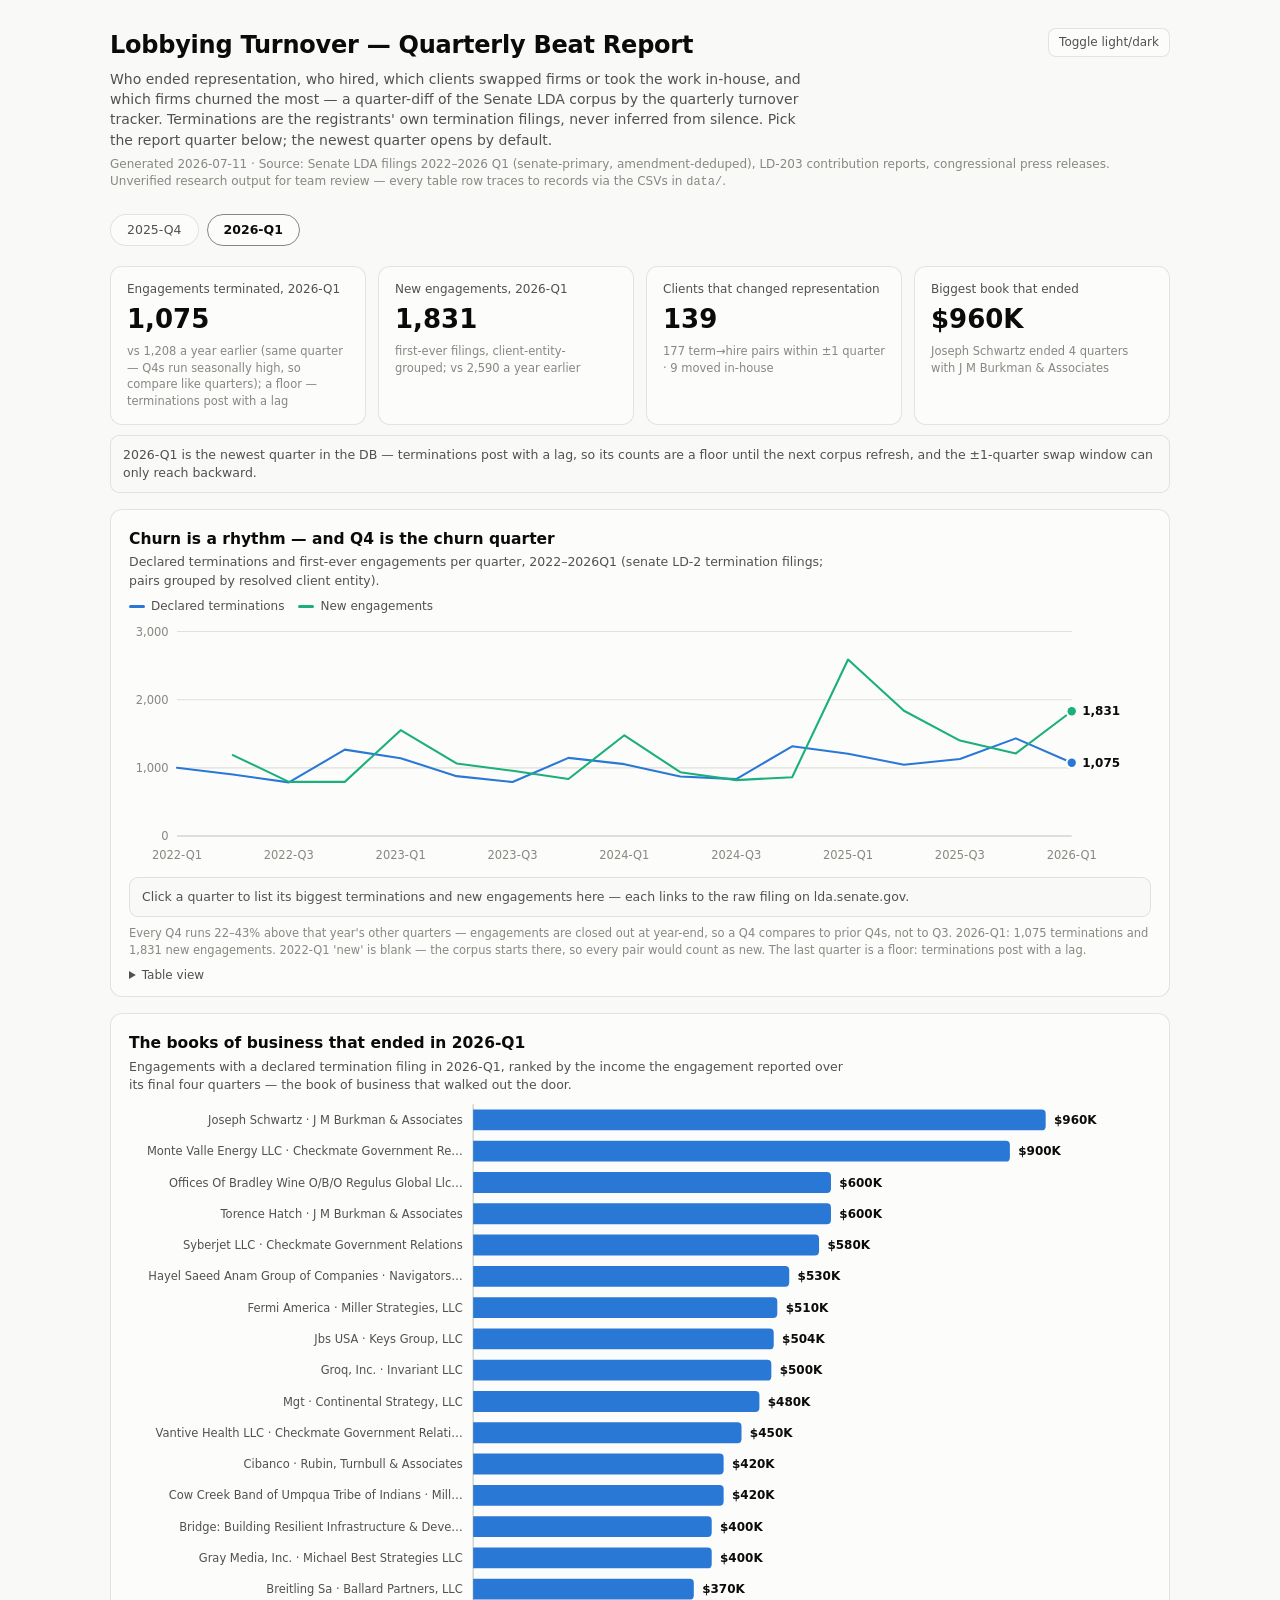
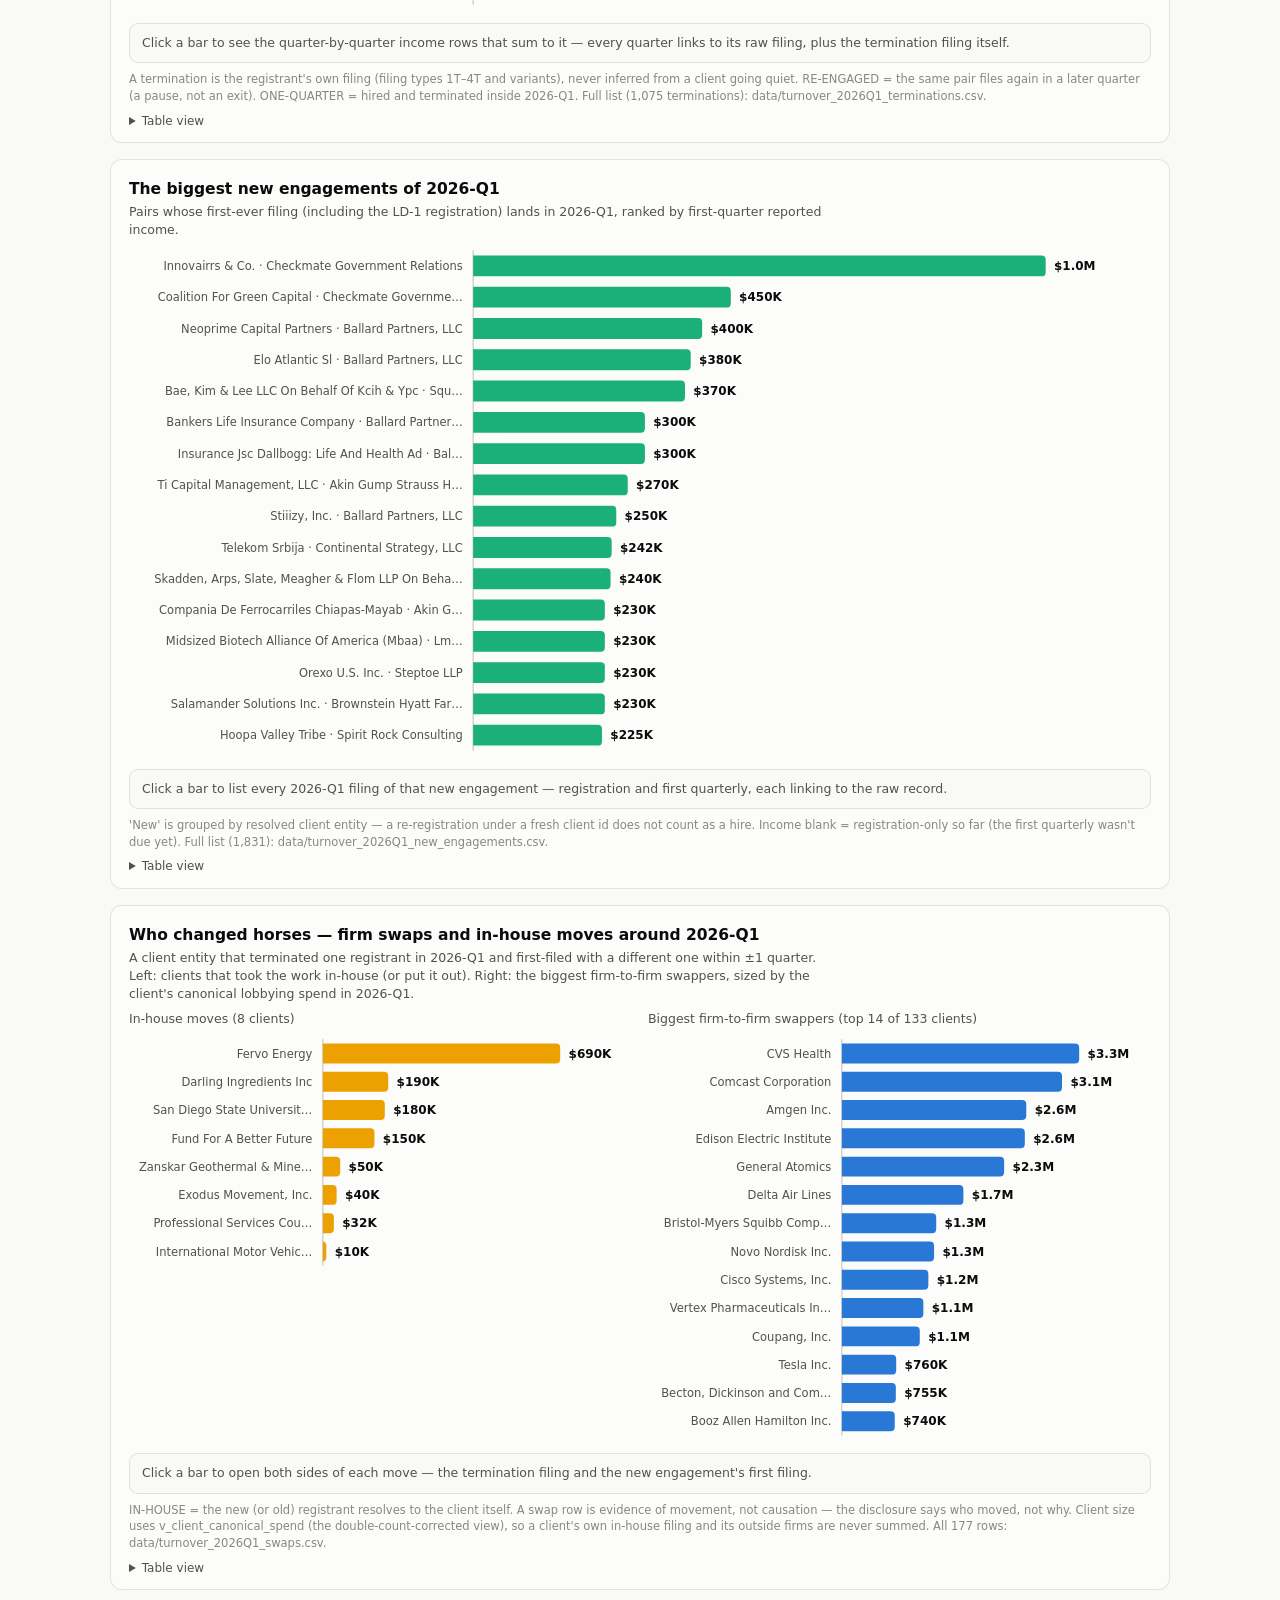
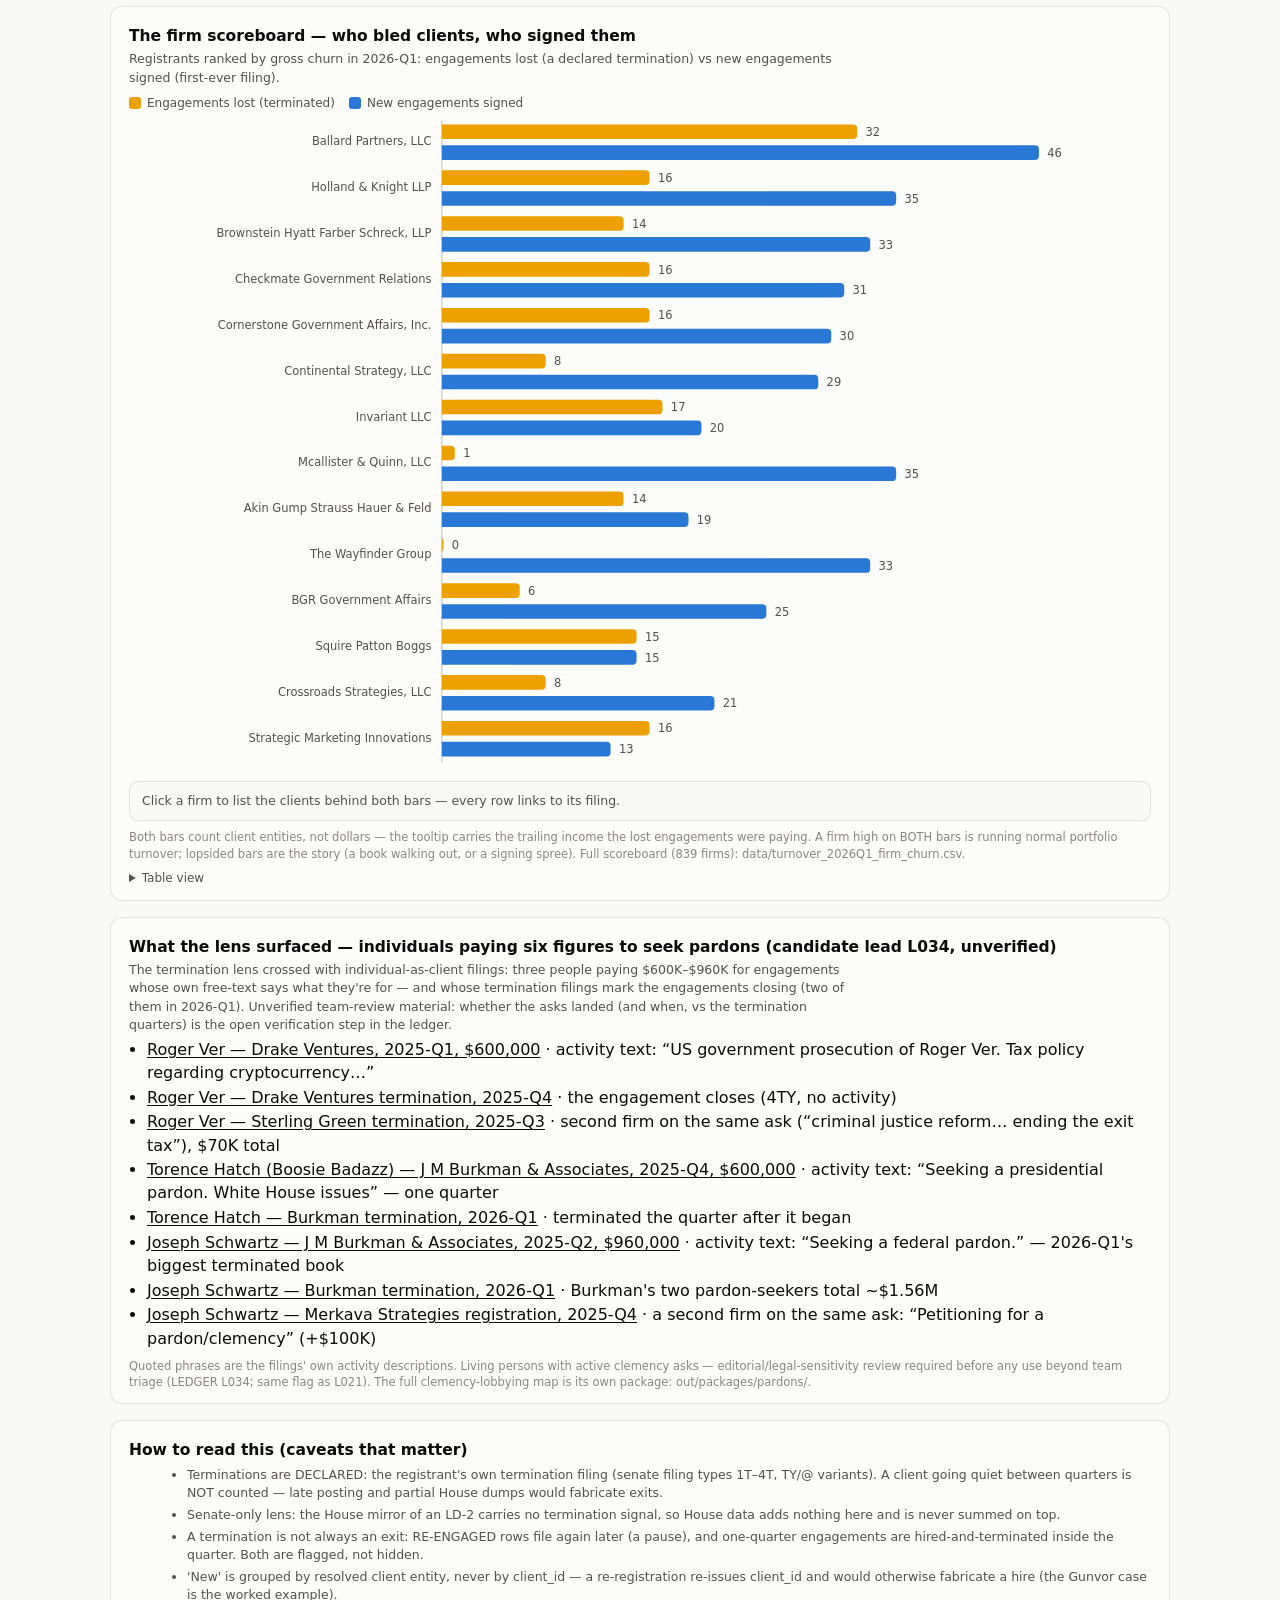
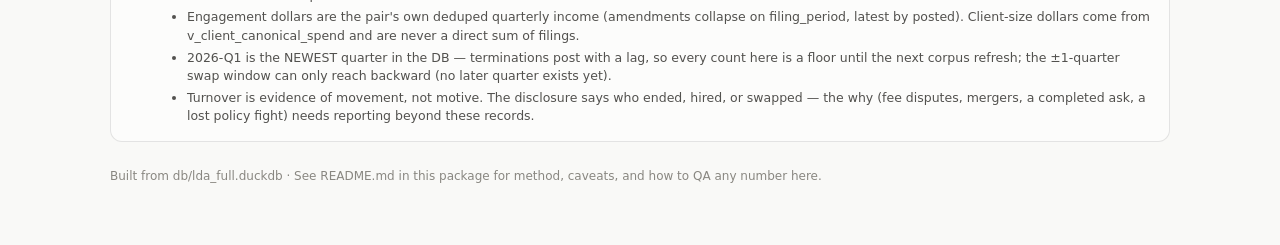
<file: out/packages/turnover/turnover_dashboard.html>
<!doctype html>
<html lang="en">
<head>
<meta charset="utf-8">
<meta name="viewport" content="width=device-width, initial-scale=1">
<title>Lobbying Turnover — Quarterly Beat Report</title>
<style>
:root { color-scheme: light dark; }
* { box-sizing: border-box; margin: 0; }
body {
  font-family: system-ui, -apple-system, "Segoe UI", sans-serif;
  background: var(--page); color: var(--ink-1);
  padding: 28px 20px 60px; line-height: 1.45;
}
.viz-root {
  --page: #f9f9f7; --surface-1: #fcfcfb;
  --ink-1: #0b0b0b; --ink-2: #52514e; --ink-3: #898781;
  --grid: #e1e0d9; --baseline: #c3c2b7;
  --border: rgba(11,11,11,0.10);
  --s1: #2a78d6; --s2: #1baf7a; --s3: #eda100; --s4: #008300;
  --s5: #4a3aa7; --s6: #e34948;
  --deemph: #c9c8c0;
  --seq-250: #86b6ef; --seq-400: #3987e5; --seq-550: #1c5cab;
}
@media (prefers-color-scheme: dark) {
  .viz-root {
    --page: #0d0d0d; --surface-1: #1a1a19;
    --ink-1: #ffffff; --ink-2: #c3c2b7; --ink-3: #898781;
    --grid: #2c2c2a; --baseline: #383835;
    --border: rgba(255,255,255,0.10);
    --s1: #3987e5; --s2: #199e70; --s3: #c98500; --s4: #008300;
    --s5: #9085e9; --s6: #e66767;
    --deemph: #4a4a46;
  }
}
:root[data-theme="light"] .viz-root {
  --page: #f9f9f7; --surface-1: #fcfcfb;
  --ink-1: #0b0b0b; --ink-2: #52514e; --ink-3: #898781;
  --grid: #e1e0d9; --baseline: #c3c2b7;
  --border: rgba(11,11,11,0.10);
  --s1: #2a78d6; --s2: #1baf7a; --s3: #eda100; --s4: #008300;
  --s5: #4a3aa7; --s6: #e34948;
  --deemph: #c9c8c0;
}
:root[data-theme="dark"] .viz-root {
  --page: #0d0d0d; --surface-1: #1a1a19;
  --ink-1: #ffffff; --ink-2: #c3c2b7; --ink-3: #898781;
  --grid: #2c2c2a; --baseline: #383835;
  --border: rgba(255,255,255,0.10);
  --s1: #3987e5; --s2: #199e70; --s3: #c98500; --s4: #008300;
  --s5: #9085e9; --s6: #e66767;
  --deemph: #4a4a46;
}
:root[data-theme="light"] body, :root[data-theme="dark"] body { background: var(--page); }

.wrap { max-width: 1060px; margin: 0 auto; }
header.page { margin-bottom: 22px; }
header.page h1 { font-size: 24px; font-weight: 650; letter-spacing: -0.01em; }
header.page .sub { color: var(--ink-2); margin-top: 6px; max-width: 78ch; font-size: 14px; }
header.page .meta { color: var(--ink-3); margin-top: 6px; font-size: 12px; }
.theme-toggle {
  float: right; font: inherit; font-size: 12px; color: var(--ink-2);
  background: var(--surface-1); border: 1px solid var(--border); border-radius: 8px;
  padding: 5px 10px; cursor: pointer;
}
.kpis { display: grid; grid-template-columns: repeat(auto-fit, minmax(190px, 1fr)); gap: 12px; margin: 18px 0 8px; }
.tile {
  background: var(--surface-1); border: 1px solid var(--border); border-radius: 12px;
  padding: 14px 16px;
}
.tile .lbl { font-size: 12px; color: var(--ink-2); }
.tile .val { font-size: 26px; font-weight: 600; margin-top: 3px; }
.tile .note { font-size: 11.5px; color: var(--ink-3); margin-top: 4px; }
.card {
  background: var(--surface-1); border: 1px solid var(--border); border-radius: 12px;
  padding: 18px 18px 12px; margin: 16px 0;
}
.card h2 { font-size: 15.5px; font-weight: 650; }
.card .sub { font-size: 12.5px; color: var(--ink-2); margin: 3px 0 4px; max-width: 90ch; }
.card .foot { font-size: 11.5px; color: var(--ink-3); margin-top: 8px; }
.legend { display: flex; flex-wrap: wrap; gap: 14px; margin: 8px 0 2px; font-size: 12px; color: var(--ink-2); }
.legend .key { display: inline-flex; align-items: center; gap: 6px; }
.legend .sw-rect { width: 12px; height: 12px; border-radius: 3px; display: inline-block; }
.legend .sw-line { width: 16px; height: 3px; border-radius: 2px; display: inline-block; }
.chart-box { position: relative; }
.chart-box svg { display: block; width: 100%; height: auto; }
svg text { font-family: inherit; }
.ax { font-size: 11px; fill: var(--ink-3); }
.ax-tab { font-variant-numeric: tabular-nums; }
.gridline { stroke: var(--grid); stroke-width: 1; }
.baseline { stroke: var(--baseline); stroke-width: 1; }
.dlabel { font-size: 11px; fill: var(--ink-2); }
.dlabel-strong { font-size: 11.5px; font-weight: 600; fill: var(--ink-1); }
.blabel { font-size: 11px; pointer-events: none; }
.crosshair { stroke: var(--baseline); stroke-width: 1; }
.tt {
  position: fixed; z-index: 40; pointer-events: none; display: none;
  background: var(--surface-1); border: 1px solid var(--border); border-radius: 9px;
  box-shadow: 0 4px 18px rgba(0,0,0,0.13); padding: 9px 11px; font-size: 12px;
  max-width: 320px;
}
.tt .tt-title { color: var(--ink-3); font-size: 11px; margin-bottom: 5px; }
.tt .row { display: flex; align-items: center; gap: 7px; margin-top: 3px; }
.tt .k { width: 14px; height: 3px; border-radius: 2px; flex: none; }
.tt .v { font-weight: 650; font-variant-numeric: tabular-nums; }
.tt .n { color: var(--ink-2); }
details.tv { margin-top: 8px; }
details.tv summary { font-size: 12px; color: var(--ink-2); cursor: pointer; }
details.tv .scroll { overflow-x: auto; margin-top: 8px; }
table.dt { border-collapse: collapse; font-size: 12px; min-width: 480px; }
table.dt th, table.dt td { text-align: left; padding: 5px 12px 5px 0; border-bottom: 1px solid var(--grid); }
table.dt td.num, table.dt th.num { text-align: right; font-variant-numeric: tabular-nums; }
table.dt th { color: var(--ink-2); font-weight: 600; }
.two-col { display: grid; grid-template-columns: 1fr 1fr; gap: 16px; }
@media (max-width: 860px) { .two-col { grid-template-columns: 1fr; } }
.caveats { font-size: 12.5px; color: var(--ink-2); }
.caveats li { margin: 4px 0 4px 18px; }
footer.page { margin-top: 26px; font-size: 12px; color: var(--ink-3); }

/* open-findings card (ledger leads touching this package, shown for human review) */
.finding-item { padding: 9px 0; border-top: 1px solid var(--border); font-size: 13px; }
.finding-item:first-of-type { border-top: none; padding-top: 0; }
.finding-item strong { display: block; margin-bottom: 3px; }
.finding-item .note { margin-top: 2px; }

/* per-player raw-filings panel (crypto player map click-through) */
.filings-panel {
  font-size: 12.5px; color: var(--ink-2); margin: 10px 0 4px;
  padding: 10px 12px; background: var(--page); border: 1px solid var(--border);
  border-radius: 9px;
}
.filings-panel strong { color: var(--ink-1); font-size: 13px; }
.filings-scroll { max-height: 260px; overflow-y: auto; overflow-x: hidden; margin-top: 8px; }
.filings-group { font-weight: 600; color: var(--ink-1); font-size: 12px; margin: 8px 0 2px; }
.filings-group:first-child { margin-top: 0; }
.filings-list { margin: 0; padding-left: 18px; }
.filings-list li { margin: 1.5px 0; }
.filings-list a { color: var(--ink-1); text-decoration: underline; text-underline-offset: 2px; }
.filings-list a:hover { color: var(--ink-2); }
.filings-panel .note { font-size: 11px; color: var(--ink-3); margin-top: 7px; }

/* per-widget "more options" → query-info panel */
.has-more { position: relative; }
.more-btn {
  position: absolute; top: 10px; right: 10px; width: 28px; height: 22px;
  line-height: 1; border: 1px solid var(--border); border-radius: 6px;
  background: var(--surface-1); color: var(--ink-2); cursor: pointer;
  opacity: 0; transition: opacity .12s; font-size: 14px; padding: 0; z-index: 20;
}
.has-more:hover .more-btn, .more-btn:focus-visible,
.more-btn[aria-expanded="true"] { opacity: 1; }
.more-menu {
  position: absolute; top: 34px; right: 10px; z-index: 30;
  background: var(--surface-1); border: 1px solid var(--border);
  border-radius: 8px; box-shadow: 0 4px 14px rgba(0,0,0,.14); padding: 4px;
}
.more-item {
  display: block; width: 100%; text-align: left; background: none; border: none;
  padding: 6px 12px; font-size: 12.5px; color: var(--ink-1); cursor: pointer;
  border-radius: 5px; white-space: nowrap;
}
.more-item:hover { background: var(--page); }
.qmodal-overlay {
  position: fixed; inset: 0; background: rgba(0,0,0,.45); z-index: 100;
  display: flex; align-items: center; justify-content: center; padding: 26px;
}
.qmodal {
  background: var(--surface-1); border: 1px solid var(--border); border-radius: 12px;
  max-width: 940px; width: 100%; max-height: 86vh; display: flex; flex-direction: column;
  box-shadow: 0 12px 44px rgba(0,0,0,.32); font-size: 12px; color: var(--ink-2);
}
.qmodal .qp-head { padding: 12px 16px; border-bottom: 1px solid var(--border); flex: none; }
.qmodal-body { padding: 8px 16px 14px; overflow-y: auto; }
.qmodal-foot {
  padding: 9px 16px; border-top: 1px solid var(--border); flex: none;
  font-size: 11.5px; color: var(--ink-3);
}
.qmodal-foot a { color: var(--ink-1); text-decoration: underline; text-underline-offset: 2px; }
.qp-head { display: flex; justify-content: space-between; align-items: center; }
.qp-head strong { color: var(--ink-1); font-size: 12.5px; }
.qp-close { background: none; border: none; font-size: 17px; color: var(--ink-2); cursor: pointer; padding: 0 4px; }
.qp-note { margin-top: 6px; font-size: 11.5px; color: var(--ink-3); }
.qp-block-head {
  display: flex; justify-content: space-between; align-items: center; gap: 10px;
  margin-top: 10px; font-weight: 600; font-size: 11.5px; color: var(--ink-1);
}
.qp-copy {
  font-size: 11px; border: 1px solid var(--border); background: var(--surface-1);
  border-radius: 5px; padding: 1px 8px; cursor: pointer; color: var(--ink-2); flex: none;
}
.qp-sql {
  margin: 4px 0 0; padding: 8px 10px; background: var(--surface-1);
  border: 1px solid var(--border); border-radius: 7px; max-height: 300px;
  overflow-y: auto; white-space: pre-wrap; word-break: break-word;
  font-size: 11px; line-height: 1.45; color: var(--ink-1);
  font-family: ui-monospace, Consolas, monospace;
}
.kpis.has-more { padding-top: 2px; }

/* quarter switcher (turnover beat report) */
.seg { display: flex; flex-wrap: wrap; gap: 8px; margin: 2px 0 14px; }
.seg button {
  font: inherit; font-size: 12.5px; padding: 6px 16px; border-radius: 999px;
  border: 1px solid var(--border); background: var(--surface-1);
  color: var(--ink-2); cursor: pointer;
}
.seg button.active { color: var(--ink-1); border-color: var(--ink-3); font-weight: 650; }

</style>
</head>
<body class="viz-root">
<div class="wrap">
  <header class="page">
    <button class="theme-toggle" id="themeToggle" type="button">Toggle light/dark</button>
    <h1>Lobbying Turnover — Quarterly Beat Report</h1>
    <div class="sub">Who ended representation, who hired, which clients swapped firms or took the work in-house, and which firms churned the most — a quarter-diff of the Senate LDA corpus by the quarterly turnover tracker. Terminations are the registrants' own termination filings, never inferred from silence. Pick the report quarter below; the newest quarter opens by default.</div>
    <div class="meta">Generated 2026-07-11 · Source: Senate LDA filings 2022–2026 Q1 (senate-primary, amendment-deduped), LD-203 contribution reports, congressional press releases. Unverified research output for team review — every table row traces to records via the CSVs in <code>data/</code>.</div>
  </header>
  <main id="app"></main>
  <footer class="page">Built from db/lda_full.duckdb · See README.md in this package for method, caveats, and how to QA any number here.</footer>
</div>
<script>
/* Tiny self-contained chart lib — SVG, theme-aware via CSS vars, hover layer + table views. */
"use strict";
const NS = "http://www.w3.org/2000/svg";
const SLOT = ["var(--s1)", "var(--s2)", "var(--s3)", "var(--s4)", "var(--s5)", "var(--s6)"];
// per-slot in-mark label ink (yellow/aqua too light for white text)
const SLOT_LABEL = ["#ffffff", "#08351f", "#3a2800", "#ffffff", "#ffffff", "#ffffff"];

function el(tag, attrs, parent) {
  const e = document.createElementNS(NS, tag);
  for (const k in attrs || {}) e.setAttribute(k, attrs[k]);
  if (parent) parent.appendChild(e);
  return e;
}
function div(cls, parent, text) {
  const d = document.createElement("div");
  if (cls) d.className = cls;
  if (text != null) d.textContent = text;
  if (parent) parent.appendChild(d);
  return d;
}
function fmtMoney(v) {
  if (v == null || isNaN(v)) return "–";
  const a = Math.abs(v), s = v < 0 ? "-" : "";
  if (a >= 995e6) return s + "$" + (a / 1e9).toFixed(a >= 9.95e9 ? 0 : 1) + "B";
  if (a >= 995e3) return s + "$" + (a / 1e6).toFixed(a >= 9.95e6 ? 0 : 1) + "M";
  if (a >= 1e3) return s + "$" + Math.round(a / 1e3) + "K";
  return s + "$" + Math.round(a);
}
function fmtNum(v) {
  if (v == null || isNaN(v)) return "–";
  return Number(v).toLocaleString("en-US");
}
function fmtPct(v) { return v == null ? "–" : v.toFixed(v < 10 ? 1 : 0) + "%"; }
function niceTicks(max, n) {
  if (max <= 0) return [0, 1];
  const raw = max / n, mag = Math.pow(10, Math.floor(Math.log10(raw)));
  const step = [1, 2, 2.5, 5, 10].map(m => m * mag).find(s => max / s <= n) || 10 * mag;
  const ticks = [];
  for (let v = 0; v <= max * 1.0001 + step * 0.999; v += step) { ticks.push(v); if (v >= max) break; }
  return ticks;
}

/* singleton tooltip */
let TT = null;
function tt() {
  if (!TT) { TT = div("tt", document.body); }
  return TT;
}
function ttShow(x, y, titleText, rows) {
  const t = tt();
  t.innerHTML = "";
  if (titleText) div("tt-title", t, titleText);
  for (const r of rows) {
    const row = div("row", t);
    if (r.color) { const k = div("k", row); k.style.background = r.color; }
    const v = document.createElement("span"); v.className = "v"; v.textContent = r.value; row.appendChild(v);
    const n = document.createElement("span"); n.className = "n"; n.textContent = r.name; row.appendChild(n);
  }
  t.style.display = "block";
  const bw = t.offsetWidth, bh = t.offsetHeight;
  let px = x + 14, py = y + 12;
  if (px + bw > innerWidth - 8) px = x - bw - 14;
  if (py + bh > innerHeight - 8) py = y - bh - 12;
  t.style.left = px + "px"; t.style.top = py + "px";
}
function ttHide() { if (TT) TT.style.display = "none"; }

function legend(parent, items, kind) {
  const lg = div("legend", parent);
  for (const it of items) {
    const k = div("key", lg);
    const sw = div(kind === "line" ? "sw-line" : "sw-rect", k);
    sw.style.background = it.color;
    k.appendChild(document.createTextNode(it.name));
  }
  return lg;
}

function tableView(parent, cols, rows, fmts) {
  const det = document.createElement("details"); det.className = "tv"; parent.appendChild(det);
  const sum = document.createElement("summary"); sum.textContent = "Table view"; det.appendChild(sum);
  const scroll = div("scroll", det);
  const tb = document.createElement("table"); tb.className = "dt"; scroll.appendChild(tb);
  const trh = tb.insertRow();
  cols.forEach((c, i) => {
    const th = document.createElement("th"); th.textContent = c;
    if (fmts && fmts[i] !== "s") th.className = "num";
    trh.appendChild(th);
  });
  for (const r of rows) {
    const tr = tb.insertRow();
    r.forEach((v, i) => {
      const td = tr.insertCell();
      const f = fmts ? fmts[i] : "s";
      td.textContent = f === "$" ? fmtMoney(v) : f === "#" ? fmtNum(v) : f === "%" ? (v == null ? "–" : v + "%") : (v == null ? "–" : v);
      if (f !== "s") td.className = "num";
    });
  }
}

function card(root, title, sub, foot) {
  const c = div("card", root);
  const h = document.createElement("h2"); h.textContent = title; c.appendChild(h);
  if (sub) div("sub", c, sub);
  const box = div("chart-box", c);
  if (foot) { const f = div("foot", c, foot); c.appendChild(f); }
  return { cardEl: c, box: box };
}

function statTiles(root, tiles) {
  const k = div("kpis", root);
  for (const t of tiles) {
    const tile = div("tile", k);
    div("lbl", tile, t.label);
    div("val", tile, t.value);
    if (t.note) div("note", tile, t.note);
  }
  return k;
}

/* ---- open-findings card: candidate leads from LEDGER.md touching this
   package's data, shown at the bottom of every package dashboard so a human
   reviewer sees what's still open without leaving the page. findings = [{id,
   status, title, hypothesis, actors?, next?}] — copy is hand-curated from the
   ledger row, not auto-derived (same convention as this page's KPI/caveat text). */
function findingsCard(root, findings, sub) {
  if (!findings || !findings.length) return;
  const c = div("card", root);
  const h = document.createElement("h2");
  h.textContent = "Findings still open for human review";
  c.appendChild(h);
  div("sub", c, sub || "Candidate leads from the investigation ledger touching this package's data — unverified, for human triage before any use in a story.");
  for (const f of findings) {
    const item = div("finding-item", c);
    const head = document.createElement("strong");
    head.textContent = f.id + " · " + f.status + " — " + f.title;
    item.appendChild(head);
    div(null, item, f.hypothesis);
    if (f.actors) div("note", item, "Named actors: " + f.actors);
    if (f.next) div("note", item, "Next action: " + f.next);
  }
  div("foot", c, "Full history, evidence record IDs, and status changes: LEDGER.md in the repo root.");
}

/* ---- per-widget "more options" → query-info panel (debugging aid) ----
   info = { title, note, blocks: [{label, text}] } — text is the ACTUAL SQL /
   pipeline the widget's numbers came from (extracted from the build scripts). */
function moreOptions(host, info) {
  if (!host || !info) return;
  host.classList.add("has-more");
  const btn = document.createElement("button");
  btn.className = "more-btn"; btn.type = "button"; btn.textContent = "⋯";
  btn.title = "More options";
  btn.setAttribute("aria-label", "More options");
  btn.setAttribute("aria-expanded", "false");
  host.appendChild(btn);
  const menu = div("more-menu", host);
  menu.style.display = "none";
  const item = document.createElement("button");
  item.type = "button"; item.className = "more-item";
  item.textContent = "View query info";
  menu.appendChild(item);
  btn.addEventListener("click", ev => {
    ev.stopPropagation();
    const open = menu.style.display !== "none";
    menu.style.display = open ? "none" : "block";
    btn.setAttribute("aria-expanded", String(!open));
  });
  document.addEventListener("click", () => {
    menu.style.display = "none";
    btn.setAttribute("aria-expanded", "false");
  });
  item.addEventListener("click", ev => {
    ev.stopPropagation();
    menu.style.display = "none";
    btn.setAttribute("aria-expanded", "false");
    openQueryModal(info, btn);
  });
}

function openQueryModal(info, returnFocus) {
  const overlay = div("qmodal-overlay", document.body);
  const modal = div("qmodal", overlay);
  modal.setAttribute("role", "dialog");
  modal.setAttribute("aria-modal", "true");
  modal.setAttribute("aria-label", info.title || "Query info");
  const head = div("qp-head", modal);
  const t = document.createElement("strong");
  t.textContent = info.title || "Query info"; head.appendChild(t);
  const close = document.createElement("button");
  close.type = "button"; close.className = "qp-close"; close.textContent = "×";
  close.setAttribute("aria-label", "Close query info");
  head.appendChild(close);
  const body = div("qmodal-body", modal);
  if (info.note) div("qp-note", body, info.note);
  for (const b of (info.blocks || [])) {
    const bh = div("qp-block-head", body);
    const lbl = document.createElement("span");
    lbl.textContent = b.label; bh.appendChild(lbl);
    const pre = document.createElement("pre");
    pre.className = "qp-sql"; pre.textContent = b.text;
    const cp = document.createElement("button");
    cp.type = "button"; cp.className = "qp-copy"; cp.textContent = "Copy";
    cp.addEventListener("click", () => {
      const done = () => { cp.textContent = "Copied"; setTimeout(() => { cp.textContent = "Copy"; }, 1200); };
      if (navigator.clipboard && navigator.clipboard.writeText) {
        navigator.clipboard.writeText(b.text).then(done, () => {});
      } else {
        const r = document.createRange(); r.selectNodeContents(pre);
        const s = getSelection(); s.removeAllRanges(); s.addRange(r);
      }
    });
    bh.appendChild(cp);
    body.appendChild(pre);
  }
  if (info.dict) {
    const foot = div("qmodal-foot", modal);
    foot.appendChild(document.createTextNode("Every table and column referenced here is defined in the data dictionary: "));
    const a = document.createElement("a");
    a.href = info.dict; a.textContent = info.dict;
    foot.appendChild(a);
    foot.appendChild(document.createTextNode(" (in this package, next to the dashboard)."));
  }
  const onKey = ev => { if (ev.key === "Escape") closeModal(); };
  function closeModal() {
    overlay.remove();
    document.removeEventListener("keydown", onKey);
    if (returnFocus) returnFocus.focus();
  }
  close.addEventListener("click", closeModal);
  overlay.addEventListener("click", ev => { if (ev.target === overlay) closeModal(); });
  document.addEventListener("keydown", onKey);
  close.focus();
}

/* ---- line panel: series share one x; crosshair + all-series tooltip ---- */
function linePanel(box, cfg) {
  const W = 980, xs = cfg.x, n = xs.length;
  const H = cfg.height || 240, mL = 46, mR = cfg.marginRight || 76, mT = 14, mB = 30;
  const pw = W - mL - mR, ph = H - mT - mB;
  const maxV = cfg.max || Math.max(...cfg.series.flatMap(s => s.values.filter(v => v != null))) * 1.08;
  const ticks = niceTicks(maxV, 4);
  const yMax = ticks[ticks.length - 1];
  const X = i => mL + (n === 1 ? pw / 2 : (i * pw) / (n - 1));
  const Y = v => mT + ph - (v / yMax) * ph;
  const svg = el("svg", { viewBox: `0 0 ${W} ${H}`, role: "img" }, null);
  box.appendChild(svg);
  for (const tv of ticks) {
    el("line", { x1: mL, x2: W - mR, y1: Y(tv), y2: Y(tv), class: tv === 0 ? "baseline" : "gridline" }, svg);
    const t = el("text", { x: mL - 8, y: Y(tv) + 4, "text-anchor": "end", class: "ax ax-tab" }, svg);
    t.textContent = cfg.fmt === "$" ? fmtMoney(tv) : cfg.fmt === "%" ? tv + "%" : fmtNum(tv);
  }
  const step = Math.max(1, Math.ceil(n / 12));
  xs.forEach((lab, i) => {
    if (i % step !== 0 && i !== n - 1) return;
    const t = el("text", { x: X(i), y: H - 8, "text-anchor": "middle", class: "ax" }, svg);
    t.textContent = lab;
  });
  const placedLabels = [];
  cfg.series.forEach((s, si) => {
    const col = s.color || SLOT[si];
    const pts = s.values.map((v, i) => (v == null ? null : [X(i), Y(v)]));
    let d = "";
    pts.forEach(p => { if (p) d += (d ? "L" : "M") + p[0].toFixed(1) + " " + p[1].toFixed(1); });
    const path = el("path", { d, fill: "none", "stroke-width": 2, "stroke-linejoin": "round", "stroke-linecap": "round" }, svg);
    path.style.stroke = col;
    const last = pts.map((p, i) => (p ? i : -1)).filter(i => i >= 0).pop();
    if (last != null) {
      const ring = el("circle", { cx: pts[last][0], cy: pts[last][1], r: 6 }, svg);
      ring.style.fill = "var(--surface-1)";
      const dot = el("circle", { cx: pts[last][0], cy: pts[last][1], r: 4 }, svg);
      dot.style.fill = col;
      const ly = pts[last][1] + 4;
      // when end-labels collide, fall back to legend + tooltip (skip the label)
      if (!placedLabels.some(p => Math.abs(p - ly) < 14)) {
        const lb = el("text", { x: pts[last][0] + 10, y: ly, class: "dlabel-strong" }, svg);
        lb.textContent = (cfg.endLabel === "name" ? s.name : (cfg.fmt === "$" ? fmtMoney(s.values[last]) : cfg.fmt === "%" ? s.values[last] + "%" : fmtNum(s.values[last])));
        placedLabels.push(ly);
      }
    }
  });
  /* crosshair + tooltip (+ optional per-x click via cfg.onClick(i, xLabel)) */
  const ch = el("line", { y1: mT, y2: mT + ph, class: "crosshair", visibility: "hidden" }, svg);
  const hit = el("rect", { x: mL, y: mT, width: pw, height: ph, fill: "transparent" }, svg);
  const idxAt = ev => {
    const r = svg.getBoundingClientRect();
    const fx = ((ev.clientX - r.left) / r.width) * W;
    let i = Math.round(((fx - mL) / pw) * (n - 1));
    return Math.max(0, Math.min(n - 1, i));
  };
  hit.addEventListener("pointermove", ev => {
    const i = idxAt(ev);
    ch.setAttribute("x1", X(i)); ch.setAttribute("x2", X(i));
    ch.setAttribute("visibility", "visible");
    if (cfg.onClick) hit.style.cursor = "pointer";
    ttShow(ev.clientX, ev.clientY, xs[i], cfg.series.map((s, si) => ({
      color: s.color || SLOT[si],
      value: s.values[i] == null ? "–" : cfg.fmt === "$" ? fmtMoney(s.values[i]) : cfg.fmt === "%" ? s.values[i] + "%" : fmtNum(s.values[i]),
      name: s.name
    })));
  });
  hit.addEventListener("pointerleave", () => { ch.setAttribute("visibility", "hidden"); ttHide(); });
  if (cfg.onClick) {
    hit.addEventListener("click", ev => cfg.onClick(idxAt(ev), xs[idxAt(ev)]));
  }
}

/* ---- columns (single series or stacked) ---- */
function columns(box, cfg) {
  const W = 980, xs = cfg.x, n = xs.length;
  const H = cfg.height || 250, mL = 46, mR = 14, mT = 14, mB = 30;
  const pw = W - mL - mR, ph = H - mT - mB;
  const series = cfg.series; // [{name,color,values}]
  const totals = xs.map((_, i) => series.reduce((a, s) => a + (s.values[i] || 0), 0));
  const ticks = niceTicks(Math.max(...totals) * 1.05, 4);
  const yMax = ticks[ticks.length - 1];
  const Y = v => mT + ph - (v / yMax) * ph;
  const band = pw / n, bw = Math.min(24, band * 0.55);
  const svg = el("svg", { viewBox: `0 0 ${W} ${H}`, role: "img" }, null);
  box.appendChild(svg);
  for (const tv of ticks) {
    el("line", { x1: mL, x2: W - mR, y1: Y(tv), y2: Y(tv), class: tv === 0 ? "baseline" : "gridline" }, svg);
    const t = el("text", { x: mL - 8, y: Y(tv) + 4, "text-anchor": "end", class: "ax ax-tab" }, svg);
    t.textContent = cfg.fmt === "$" ? fmtMoney(tv) : fmtNum(tv);
  }
  const step = Math.max(1, Math.ceil(n / 12));
  xs.forEach((lab, i) => {
    if (i % step !== 0 && i !== n - 1) return;
    const t = el("text", { x: mL + band * i + band / 2, y: H - 8, "text-anchor": "middle", class: "ax" }, svg);
    t.textContent = lab;
  });
  xs.forEach((lab, i) => {
    const cx = mL + band * i + band / 2;
    let acc = 0;
    series.forEach((s, si) => {
      const v = s.values[i] || 0;
      if (v <= 0) { return; }
      const y1 = Y(acc + v), y0 = Y(acc);
      const hpx = Math.max(0, y0 - y1 - (si < series.length - 1 && acc + v < totals[i] ? 2 : 0)); // 2px surface gap
      const isTop = acc + v >= totals[i] - 1e-9;
      const rTop = isTop ? 4 : 0;
      const x0 = cx - bw / 2;
      const p = el("path", {
        d: `M${x0} ${y0} L${x0} ${y1 + rTop} Q${x0} ${y1} ${x0 + rTop} ${y1} L${x0 + bw - rTop} ${y1} Q${x0 + bw} ${y1} ${x0 + bw} ${y1 + rTop} L${x0 + bw} ${y0} Z`
      }, svg);
      p.style.fill = s.color || SLOT[si];
      acc += v;
    });
    const hit = el("rect", { x: mL + band * i, y: mT, width: band, height: ph, fill: "transparent" }, svg);
    hit.addEventListener("pointermove", ev => {
      const rows = series.map((s, si) => ({
        color: s.color || SLOT[si],
        value: cfg.fmt === "$" ? fmtMoney(s.values[i]) : fmtNum(s.values[i]),
        name: s.name
      }));
      if (series.length > 1) rows.push({ color: null, value: cfg.fmt === "$" ? fmtMoney(totals[i]) : fmtNum(totals[i]), name: "total" });
      if (cfg.onClick) { rows.push({ color: null, value: "click", name: "list the underlying records" }); hit.style.cursor = "pointer"; }
      ttShow(ev.clientX, ev.clientY, lab, rows);
    });
    hit.addEventListener("pointerleave", ttHide);
    if (cfg.onClick) hit.addEventListener("click", () => cfg.onClick(i, lab));
  });
}

/* ---- horizontal bars ---- */
function hbars(box, cfg) {
  const items = cfg.items; // [{label, value, value2?, note?, color?}]
  const W = cfg.width || 980, rowH = cfg.rowH || 30, mL = cfg.labelW || 300, mR = cfg.width ? 64 : 90, mT = 6, mB = 8;
  const H = mT + rowH * items.length + mB;
  const pw = W - mL - mR;
  const maxV = Math.max(...items.map(d => d.value)) * 1.02;
  const svg = el("svg", { viewBox: `0 0 ${W} ${H}`, role: "img" }, null);
  box.appendChild(svg);
  el("line", { x1: mL, x2: mL, y1: mT, y2: H - mB, class: "baseline" }, svg);
  items.forEach((d, i) => {
    const y = mT + i * rowH + (rowH - Math.min(20, rowH - 8)) / 2;
    const bh = Math.min(20, rowH - 8);
    const w = Math.max(1.5, (d.value / maxV) * pw);
    const p = el("path", {
      d: `M${mL} ${y} L${mL + w - 4} ${y} Q${mL + w} ${y} ${mL + w} ${y + 4} L${mL + w} ${y + bh - 4} Q${mL + w} ${y + bh} ${mL + w - 4} ${y + bh} L${mL} ${y + bh} Z`
    }, svg);
    p.style.fill = d.color || cfg.color || SLOT[0];
    const maxChars = Math.floor((mL - 14) / 6.4);
    const lb = el("text", { x: mL - 10, y: y + bh / 2 + 4, "text-anchor": "end", class: "dlabel" }, svg);
    lb.textContent = d.label.length > maxChars ? d.label.slice(0, maxChars - 1) + "…" : d.label;
    const vl = el("text", { x: mL + w + 8, y: y + bh / 2 + 4, class: "dlabel-strong ax-tab" }, svg);
    vl.textContent = cfg.fmt === "$" ? fmtMoney(d.value) : cfg.fmt === "%" ? d.value + "%" : fmtNum(d.value);
    const hit = el("rect", { x: 0, y: mT + i * rowH, width: W, height: rowH, fill: "transparent" }, svg);
    hit.addEventListener("pointermove", ev => {
      const rows = [{ color: d.color || cfg.color || SLOT[0], value: cfg.fmt === "$" ? fmtMoney(d.value) : cfg.fmt === "%" ? d.value + "%" : fmtNum(d.value), name: cfg.valueName || "value" }];
      if (d.note) rows.push({ color: null, value: "", name: d.note });
      if (cfg.onClick) { rows.push({ color: null, value: "click", name: "list the underlying records" }); hit.style.cursor = "pointer"; }
      ttShow(ev.clientX, ev.clientY, d.label, rows);
    });
    hit.addEventListener("pointerleave", ttHide);
    if (cfg.onClick) hit.addEventListener("click", () => cfg.onClick(d, i));
  });
}

/* ---- grouped horizontal bars (2 series) ---- */
function groupedHBars(box, cfg) {
  const items = cfg.items; // [{label, a, b}]
  const W = cfg.width || 980, groupH = 44, mL = cfg.labelW || 300, mR = cfg.width ? 66 : 96, mT = 6, mB = 8;
  const H = mT + groupH * items.length + mB;
  const pw = W - mL - mR;
  const maxV = Math.max(...items.flatMap(d => [d.a, d.b])) * 1.02;
  const F = v => cfg.fmt === "#" ? fmtNum(v) : cfg.fmt === "%" ? fmtPct(v) : fmtMoney(v); // default "$" (existing pages unchanged)
  const colA = cfg.aColor || SLOT[0], colB = cfg.bColor || SLOT[1];
  const svg = el("svg", { viewBox: `0 0 ${W} ${H}`, role: "img" }, null);
  box.appendChild(svg);
  el("line", { x1: mL, x2: mL, y1: mT, y2: H - mB, class: "baseline" }, svg);
  const maxChars = Math.floor((mL - 14) / 6.4);
  items.forEach((d, i) => {
    const y0 = mT + i * groupH;
    [["a", colA, cfg.aName, 4], ["b", colB, cfg.bName, 24]].forEach(([k, col, nm, dy]) => {
      const v = d[k], bh = 14;
      const w = Math.max(1.5, (v / maxV) * pw);
      const y = y0 + dy;
      const p = el("path", { d: `M${mL} ${y} L${mL + w - 4} ${y} Q${mL + w} ${y} ${mL + w} ${y + 4} L${mL + w} ${y + bh - 4} Q${mL + w} ${y + bh} ${mL + w - 4} ${y + bh} L${mL} ${y + bh} Z` }, svg);
      p.style.fill = col;
      const vl = el("text", { x: mL + w + 8, y: y + bh / 2 + 4, class: "dlabel ax-tab" }, svg);
      vl.textContent = F(v);
    });
    const lb = el("text", { x: mL - 10, y: y0 + groupH / 2 + 2, "text-anchor": "end", class: "dlabel" }, svg);
    lb.textContent = d.label.length > maxChars ? d.label.slice(0, maxChars - 1) + "…" : d.label;
    const hit = el("rect", { x: 0, y: y0, width: W, height: groupH, fill: "transparent" }, svg);
    hit.addEventListener("pointermove", ev => {
      const rows = [
        { color: colA, value: F(d.a), name: cfg.aName },
        { color: colB, value: F(d.b), name: cfg.bName }
      ];
      // optional tooltip-only context row (no bar, no series color): a value the
      // chart deliberately does not draw but must not hide (e.g. gated-out money)
      if (cfg.cName) rows.push({ color: null, value: F(d.c || 0), name: cfg.cName });
      if (cfg.onClick) { rows.push({ color: null, value: "click", name: "list the underlying records" }); hit.style.cursor = "pointer"; }
      ttShow(ev.clientX, ev.clientY, d.label, rows);
    });
    hit.addEventListener("pointerleave", ttHide);
    if (cfg.onClick) hit.addEventListener("click", () => cfg.onClick(d, i));
  });
}

/* ---- bubble pack (greedy spiral, collision-free) ---- */
function bubblePack(box, cfg) {
  const items = cfg.items.slice().sort((p, q) => q.r0 - p.r0); // r0 = raw size value
  const W = 980, H = cfg.height || 430;
  const maxV = Math.max(...items.map(d => d.r0));
  const R = v => 6 + 52 * Math.sqrt(v / maxV);
  const placed = [];
  const cx0 = W / 2, cy0 = H / 2;
  for (const d of items) {
    const r = R(d.r0);
    let ok = false, x = cx0, y = cy0;
    for (let a = 0, sp = 0; sp < 5200; sp += 4) {
      a = sp * 0.055;
      const rad = sp * 0.115;
      x = cx0 + rad * Math.cos(a) * 1.55;
      y = cy0 + rad * Math.sin(a) * 0.8;
      if (x - r < 6 || x + r > W - 6 || y - r < 6 || y + r > H - 6) continue;
      ok = placed.every(p => {
        const dx = p.x - x, dy = p.y - y;
        return dx * dx + dy * dy >= (p.r + r + 2.5) * (p.r + r + 2.5);
      });
      if (ok) break;
    }
    if (ok) placed.push({ x, y, r, d });
  }
  const svg = el("svg", { viewBox: `0 0 ${W} ${H}`, role: "img" }, null);
  box.appendChild(svg);
  const measure = el("text", { x: -1000, y: -1000, class: "blabel" }, svg);
  for (const p of placed) {
    const c = el("circle", { cx: p.x, cy: p.y, r: p.r }, svg);
    c.style.fill = SLOT[p.d.slot];
    c.style.stroke = "var(--surface-1)"; c.style.strokeWidth = "2";
    // label only if it fits
    measure.textContent = p.d.short || p.d.label;
    const tw = measure.getComputedTextLength ? 0 : 0; // measured after attach below
  }
  // second pass for labels (needs layout)
  requestAnimationFrame(() => {
    for (const p of placed) {
      const name = p.d.short || p.d.label;
      measure.textContent = name;
      let tw = 60;
      try { tw = measure.getComputedTextLength(); } catch (e) {}
      if (tw < p.r * 1.75 && p.r > 15) {
        const t = el("text", { x: p.x, y: p.y + (p.r > 26 ? -2 : 4), "text-anchor": "middle", class: "blabel" }, svg);
        t.textContent = name;
        t.style.fill = SLOT_LABEL[p.d.slot];
        if (p.r > 26) {
          const t2 = el("text", { x: p.x, y: p.y + 13, "text-anchor": "middle", class: "blabel" }, svg);
          t2.textContent = cfg.fmtSize === "$" ? fmtMoney(p.d.r0) : fmtNum(p.d.r0);
          t2.style.fill = SLOT_LABEL[p.d.slot];
          t2.style.opacity = "0.85";
        }
      }
    }
    measure.remove();
  });
  /* nearest-circle hover (+ optional click-through via cfg.onClick) */
  const hit = el("rect", { x: 0, y: 0, width: W, height: H, fill: "transparent" }, svg);
  const nearest = ev => {
    const rct = svg.getBoundingClientRect();
    const fx = ((ev.clientX - rct.left) / rct.width) * W;
    const fy = ((ev.clientY - rct.top) / rct.height) * H;
    let best = null, bd = 1e9;
    for (const p of placed) {
      const dx = p.x - fx, dy = p.y - fy;
      const dist = Math.sqrt(dx * dx + dy * dy) - p.r;
      if (dist < bd) { bd = dist; best = p; }
    }
    return bd < 14 ? best : null;
  };
  hit.addEventListener("pointermove", ev => {
    const best = nearest(ev);
    if (best) {
      ttShow(ev.clientX, ev.clientY, best.d.label, cfg.ttRows(best.d));
      if (cfg.onClick) hit.style.cursor = "pointer";
    } else {
      ttHide();
      hit.style.cursor = "";
    }
  });
  hit.addEventListener("pointerleave", ttHide);
  if (cfg.onClick) {
    hit.addEventListener("click", ev => {
      const best = nearest(ev);
      if (best) cfg.onClick(best.d);
    });
  }
}

/* ---- xy scatter: log-x option, sized dots, horizontal threshold rules ----
   cfg: items [{label, short?, x, y, size, slot, extra?}] (x>0 required on log),
        xFmt "$"|"#", yMax (default 100), yFmt "%", rules [{y, label}] recessive
        dashed horizontals with right-margin band labels, labelTop (n of largest-x
        dots to direct-label; plus largest-y dots), ttRows(d), onClick(d) */
function scatterXY(box, cfg) {
  const W = 980, H = cfg.height || 470, mL = 56, mR = 118, mT = 14, mB = 34;
  const pw = W - mL - mR, ph = H - mT - mB;
  const items = cfg.items.filter(d => d.x > 0 && d.y != null);
  const svg = el("svg", { viewBox: `0 0 ${W} ${H}`, role: "img" }, null);
  box.appendChild(svg);
  if (!items.length) return;
  const lo = Math.pow(10, Math.floor(Math.log10(Math.min(...items.map(d => d.x)))));
  const hi = Math.pow(10, Math.ceil(Math.log10(Math.max(...items.map(d => d.x)))));
  const X = v => mL + ((Math.log10(v) - Math.log10(lo)) / (Math.log10(hi) - Math.log10(lo))) * pw;
  const yMax = cfg.yMax || 100;
  const Y = v => mT + ph - (Math.min(v, yMax) / yMax) * ph;
  const maxS = Math.max(...items.map(d => d.size || 1));
  const R = d => 4 + 9 * Math.sqrt((d.size || 1) / maxS);   // r >= 4 (8px marker floor)
  // y gridlines + labels
  for (const tv of [0, 25, 50, 75, 100].filter(v => v <= yMax)) {
    el("line", { x1: mL, x2: W - mR, y1: Y(tv), y2: Y(tv), class: tv === 0 ? "baseline" : "gridline" }, svg);
    const t = el("text", { x: mL - 8, y: Y(tv) + 4, "text-anchor": "end", class: "ax ax-tab" }, svg);
    t.textContent = tv + "%";
  }
  // x decade ticks
  for (let v = lo; v <= hi * 1.0001; v *= 10) {
    el("line", { x1: X(v), x2: X(v), y1: mT, y2: mT + ph, class: "gridline" }, svg);
    const t = el("text", { x: X(v), y: H - 8, "text-anchor": "middle", class: "ax ax-tab" }, svg);
    t.textContent = cfg.xFmt === "#" ? fmtNum(v) : fmtMoney(v);
  }
  // threshold rules + right-margin band labels (recessive: dashed, axis ink);
  // a label-only entry (noLine) names the band above the last rule
  for (const r of (cfg.rules || [])) {
    if (!r.noLine) {
      const ln = el("line", { x1: mL, x2: W - mR, y1: Y(r.y), y2: Y(r.y),
                              class: "gridline", "stroke-dasharray": "5 4" }, svg);
      ln.style.strokeOpacity = "0.9";
    }
    if (r.label) {
      const t = el("text", { x: W - mR + 8, y: Y(r.labelAt != null ? r.labelAt : r.y) + 4, class: "ax" }, svg);
      t.textContent = r.label;
    }
  }
  // dots (2px surface ring per mark spec), largest first so small dots stay hittable
  const placed = [];
  for (const d of items.slice().sort((p, q) => (q.size || 1) - (p.size || 1))) {
    const x = X(d.x), y = Y(d.y), r = R(d);
    const c = el("circle", { cx: x, cy: y, r: r }, svg);
    c.style.fill = SLOT[d.slot];
    c.style.stroke = "var(--surface-1)";
    c.style.strokeWidth = "2";
    placed.push({ x, y, r, d });
  }
  // selective direct labels: largest-x + largest-y + largest-size dots; on
  // collision try one slot lower before skipping (ties like Amazon/AARP stack)
  const nTop = cfg.labelTop || 12;
  const want = new Set();
  items.slice().sort((p, q) => q.x - p.x).slice(0, nTop).forEach(d => want.add(d));
  items.slice().sort((p, q) => q.y - p.y).slice(0, 8).forEach(d => want.add(d));
  items.slice().sort((p, q) => (q.size || 1) - (p.size || 1)).slice(0, 3).forEach(d => want.add(d));
  const taken = [];
  const collides = b => taken.some(t => Math.abs(t[1] - b[1]) < 12 &&
                        !(t[0] + t[2] < b[0] - 4 || b[0] + b[2] < t[0] - 4));
  for (const p of placed) {
    if (!want.has(p.d)) continue;
    const name = p.d.short || p.d.label;
    let lx = p.x + p.r + 5, anchor = "start";
    if (lx + name.length * 6.2 > W - mR) { lx = p.x - p.r - 5; anchor = "end"; }
    let box_ = [anchor === "end" ? lx - name.length * 6.2 : lx, p.y, name.length * 6.2];
    if (collides(box_)) {
      box_ = [box_[0], p.y + 12, box_[2]];             // one slot lower
      if (collides(box_) || box_[1] > mT + ph) continue;
    }
    const t = el("text", { x: lx, y: box_[1] + 4, "text-anchor": anchor, class: "dlabel" }, svg);
    t.textContent = name;
    taken.push(box_);
  }
  /* nearest-dot hover (+ optional click-through) — same pattern as bubblePack */
  const hit = el("rect", { x: 0, y: 0, width: W, height: H, fill: "transparent" }, svg);
  const nearest = ev => {
    const rct = svg.getBoundingClientRect();
    const fx = ((ev.clientX - rct.left) / rct.width) * W;
    const fy = ((ev.clientY - rct.top) / rct.height) * H;
    let best = null, bd = 1e9;
    for (const p of placed) {
      const dx = p.x - fx, dy = p.y - fy;
      const dist = Math.sqrt(dx * dx + dy * dy) - p.r;
      if (dist < bd) { bd = dist; best = p; }
    }
    return bd < 14 ? best : null;
  };
  hit.addEventListener("pointermove", ev => {
    const best = nearest(ev);
    if (best) {
      ttShow(ev.clientX, ev.clientY, best.d.label, cfg.ttRows(best.d));
      if (cfg.onClick) hit.style.cursor = "pointer";
    } else {
      ttHide();
      hit.style.cursor = "";
    }
  });
  hit.addEventListener("pointerleave", ttHide);
  if (cfg.onClick) {
    hit.addEventListener("click", ev => {
      const best = nearest(ev);
      if (best) cfg.onClick(best.d);
    });
  }
}

</script>
<script>
const DATA = {"order": ["2025-Q4", "2026-Q1"], "default": "2026-Q1", "quarters": {"2025-Q4": {"label": "2025-Q4", "isLatest": false, "nTerm": 1432, "nNew": 1213, "nSwaps": 336, "nFirmSwaps": 322, "nSwapClients": 263, "nFirms": 866, "kpis": [{"label": "Engagements terminated, 2025-Q4", "value": "1,432", "note": "vs 1,316 a year earlier — Q4 is seasonally the churn quarter; compare Q4s to Q4s"}, {"label": "New engagements, 2025-Q4", "value": "1,213", "note": "first-ever filings, client-entity-grouped; vs 864 a year earlier"}, {"label": "Clients that changed representation", "value": "270", "note": "336 term→hire pairs within ±1 quarter · 14 moved in-house"}, {"label": "Biggest book that ended", "value": "$2.46M", "note": "TL Management ended 16 quarters with Stonington Global"}], "terms": [{"key": "TL MANAGEMENT — STONINGTON GLOBAL", "client": "TL Management", "registrant": "Stonington Global", "regShort": "Stonington Global", "trail4": 2455000.0, "nq": 16, "first": "2022-Q1", "reeng": false, "newq": false, "uuid": "512e9186-886b-42d9-b698-7ede4f220b74"}, {"key": "United States Steel Corporation — HOGAN LOVELLS US LLP", "client": "United States Steel Corporation", "registrant": "Hogan Lovells U.S. LLP", "regShort": "Hogan Lovells U.S. LLP", "trail4": 980000.0, "nq": 8, "first": "2024-Q1", "reeng": false, "newq": false, "uuid": "c75f6970-b20d-4654-878d-c23040ee20b7"}, {"key": "MONTE VALLE ENERGY LLC — CHECKMATE GOVERNMENT RELATIONS", "client": "Monte Valle Energy LLC", "registrant": "Checkmate Government Relations", "regShort": "Checkmate Government Relations", "trail4": 900000.0, "nq": 4, "first": "2025-Q2", "reeng": true, "newq": false, "uuid": "1fc19fd3-fbbf-46fa-85a4-6cc61e8e7f91"}, {"key": "KIRKLAND & ELLIS LLP — BALLARD PARTNERS", "client": "Kirkland & Ellis LLP", "registrant": "Ballard Partners", "regShort": "Ballard Partners", "trail4": 820000.0, "nq": 4, "first": "2025-Q1", "reeng": false, "newq": false, "uuid": "7d58dfe3-249e-4139-9fb1-d2727fc43d95"}, {"key": "NELSON MULLINS RILEY & SCARBOROUGH LLP O.B.O. PILATUS AIRCRAFT LTD. — STEPTOE LLP", "client": "Nelson Mullins Riley & Scarborough LLP O.B.O. Pilatus Aircraft Ltd.", "registrant": "Steptoe LLP", "regShort": "Steptoe LLP", "trail4": 750000.0, "nq": 2, "first": "2025-Q3", "reeng": false, "newq": false, "uuid": "d351f2fe-1217-40f4-8c2f-38021265c34b"}, {"key": "SCOTT SHEFFIELD — BROWNSTEIN HYATT FARBER SCHRECK, LLP", "client": "Scott Sheffield", "registrant": "Brownstein Hyatt Farber Schreck, LLP", "regShort": "Brownstein Hyatt Farber Schreck, LLP", "trail4": 650000.0, "nq": 7, "first": "2024-Q2", "reeng": false, "newq": false, "uuid": "2b286ce4-5e44-4028-a890-95a67e6e31be"}, {"key": "ConocoPhillips — BROWNSTEIN HYATT FARBER SCHRECK, LLP", "client": "ConocoPhillips", "registrant": "Brownstein Hyatt Farber Schreck, LLP", "regShort": "Brownstein Hyatt Farber Schreck, LLP", "trail4": 630000.0, "nq": 6, "first": "2024-Q3", "reeng": false, "newq": false, "uuid": "a656dd90-8944-40c0-879c-981297559ed8"}, {"key": "Edison Electric Institute — MILLER STRATEGIES, LLC", "client": "Edison Electric Institute", "registrant": "Miller Strategies, LLC", "regShort": "Miller Strategies, LLC", "trail4": 600000.0, "nq": 5, "first": "2024-Q4", "reeng": false, "newq": false, "uuid": "ea821b39-824c-4b11-882f-3957f993a1df"}, {"key": "Roger Ver — DRAKE VENTURES, LLC", "client": "Roger Ver", "registrant": "Drake Ventures, LLC", "regShort": "Drake Ventures, LLC", "trail4": 600000.0, "nq": 4, "first": "2025-Q1", "reeng": false, "newq": false, "uuid": "5b852e1d-1a1f-405a-9ed4-2cb646756a0a"}, {"key": "FWC2026 US, Inc. — ARNOLD & PORTER KAYE SCHOLER LLP", "client": "FWC2026 US, Inc.", "registrant": "Arnold & Porter Kaye Scholer LLP", "regShort": "Arnold & Porter Kaye Scholer LLP", "trail4": 550000.0, "nq": 8, "first": "2024-Q1", "reeng": false, "newq": false, "uuid": "530762cc-2987-4b24-955d-39ea6ca8509f"}, {"key": "Federation of American Hospitals — MILLER STRATEGIES, LLC", "client": "Federation of American Hospitals", "registrant": "Miller Strategies, LLC", "regShort": "Miller Strategies, LLC", "trail4": 540000.0, "nq": 13, "first": "2022-Q4", "reeng": false, "newq": false, "uuid": "87d2303a-d1af-45ac-96c2-8b7133eb74f9"}, {"key": "AGUSTAWESTLAND PHILADELPHIA CORPORATION — LSN PARTNERS, LLC", "client": "Agustawestland Philadelphia Corporation", "registrant": "LSN Partners, LLC", "regShort": "LSN Partners, LLC", "trail4": 520000.0, "nq": 16, "first": "2022-Q1", "reeng": false, "newq": false, "uuid": "86ad53bc-8f81-4670-a566-1c4414ea4edc"}, {"key": "CLEANCHOICE ENERGY SHARED SERVICES, LLC — ERL FEDERAL CONSULTANTS, LLC", "client": "Cleanchoice Energy Shared Services, LLC", "registrant": "ERL Federal Consultants, LLC", "regShort": "ERL Federal Consultants, LLC", "trail4": 500000.0, "nq": 3, "first": "2025-Q2", "reeng": false, "newq": false, "uuid": "10427f3c-e635-425e-9ffc-6b1ad89464a7"}, {"key": "NIRSA S.A. — THE MADISON GROUP", "client": "Nirsa S.A.", "registrant": "The Madison Group", "regShort": "The Madison Group", "trail4": 500000.0, "nq": 4, "first": "2025-Q1", "reeng": false, "newq": false, "uuid": "b76ec254-3dd6-4f53-8ed0-a7a49169fe6b"}, {"key": "Orion Power — FAHMY HUDOME INTERNATIONAL, LLC", "client": "Orion Power", "registrant": "Fahmy Hudome International, LLC", "regShort": "Fahmy Hudome International, LLC", "trail4": 500000.0, "nq": 3, "first": "2025-Q2", "reeng": false, "newq": false, "uuid": "9d20ffc1-f9df-42c9-a39b-f1aa32fb4fc1"}, {"key": "Orion Power — VICTORY COALITION STRATEGIES LLC", "client": "Orion Power", "registrant": "Victory Coalition Strategies LLC", "regShort": "Victory Coalition Strategies LLC", "trail4": 500000.0, "nq": 3, "first": "2025-Q2", "reeng": false, "newq": false, "uuid": "6a2f7f1d-e4f2-40a2-8a16-4bdec63b5c9a"}], "termHistory": {"TL MANAGEMENT — STONINGTON GLOBAL": [["2022-Q1", 120000.0, "0605e558-fa5d-46d7-8ccd-a991fb344551", "Q1", false], ["2022-Q2", 120000.0, "7cf0403f-2cca-4a08-b897-093ba680a804", "Q2", false], ["2022-Q3", 120000.0, "8e52a1d4-5087-43bd-b3e0-59ce96de92f4", "Q3", false], ["2022-Q4", 120000.0, "b0e8f50e-6706-450d-9dcd-874f9c62f53d", "Q4", false], ["2023-Q1", 120000.0, "585bff14-6359-4c9a-9706-9ba03d3e8870", "Q1", false], ["2023-Q2", 120000.0, "3c66a810-724d-44db-8804-cf31db541913", "Q2", false], ["2023-Q3", 120000.0, "ab67e7a4-0882-435e-b163-741b4415554e", "Q3", false], ["2023-Q4", 120000.0, "0fa0dc28-87c4-41e3-bad8-62fbb1797de9", "Q4", false], ["2024-Q1", 120000.0, "0c65d52b-db33-4018-965b-c943d4388774", "Q1", false], ["2024-Q2", 90000.0, "4de5c9f9-904d-4344-98b8-206cd64dd8d0", "Q2", false], ["2024-Q3", 90000.0, "f3cca554-b170-436d-8388-79148d86834e", "Q3", false], ["2024-Q4", 490000.0, "e4f0dfbd-7bae-4398-8286-17a54a535078", "Q4", false], ["2025-Q1", 1290000.0, "e08f1b2e-fa40-4258-a748-fcdb47674339", "Q1", true], ["2025-Q2", 560000.0, "3793437e-e14f-4b6c-8eca-fe9af4134313", "Q2", true], ["2025-Q3", 600000.0, "ab6357f8-c8b7-4494-99a4-90390e36c467", "Q3", true], ["2025-Q4", 5000.0, "512e9186-886b-42d9-b698-7ede4f220b74", "4T", true]], "United States Steel Corporation — HOGAN LOVELLS US LLP": [["2024-Q1", 420000.0, "f2be42d4-90d3-4f7d-9b66-e6dcdce3c554", "Q1", false], ["2024-Q2", 420000.0, "adaed85d-9abd-4b22-b31a-bc999870a288", "Q2", false], ["2024-Q3", 420000.0, "18348d93-a9d9-48eb-9880-2a0db78846c6", "Q3", false], ["2024-Q4", 420000.0, "a0b84a3c-5bb7-43bb-9f85-401f44cb32e4", "Q4", false], ["2025-Q1", 420000.0, "14cd9af4-d164-4817-afa9-54bc90f448de", "Q1", true], ["2025-Q2", 420000.0, "3127c5c8-720d-45d2-b0e3-d05527451426", "Q2", true], ["2025-Q3", 140000.0, "ace449ea-c865-4111-838a-3e4f6c50d0b5", "3A", true], ["2025-Q4", null, "c75f6970-b20d-4654-878d-c23040ee20b7", "4TY", true]], "MONTE VALLE ENERGY LLC — CHECKMATE GOVERNMENT RELATIONS": [["2025-Q2", 300000.0, "c65e94c9-346c-4cc6-af35-b132fdba784e", "Q2", true], ["2025-Q3", 300000.0, "5d89a65a-3306-4912-a843-95b6fcbee153", "Q3", true], ["2025-Q4", 300000.0, "b19c6871-1d33-4c37-89e7-53c64ae828a2", "Q4", true], ["2026-Q1", null, "ee6c4339-70c9-47a0-9fec-053bcacc994c", "1T", false]], "KIRKLAND & ELLIS LLP — BALLARD PARTNERS": [["2025-Q1", 100000.0, "3c935877-3d12-41fc-9251-b61d8a9c6700", "Q1", true], ["2025-Q2", 300000.0, "952d78ae-b0eb-4587-8485-cdaf45533a74", "Q2", true], ["2025-Q3", 300000.0, "4231f0c0-942b-4ff5-b5b7-9f519e4b70ad", "Q3", true], ["2025-Q4", 120000.0, "7d58dfe3-249e-4139-9fb1-d2727fc43d95", "4TY", true]], "NELSON MULLINS RILEY & SCARBOROUGH LLP O.B.O. PILATUS AIRCRAFT LTD. — STEPTOE LLP": [["2025-Q3", 100000.0, "1012ec51-235b-4976-b2af-0cc7d4f0d0dc", "Q3", true], ["2025-Q4", 650000.0, "d351f2fe-1217-40f4-8c2f-38021265c34b", "4T", true]], "SCOTT SHEFFIELD — BROWNSTEIN HYATT FARBER SCHRECK, LLP": [["2024-Q2", 50000.0, "1af97f4c-92a7-4a33-bae5-37005a293b30", "Q2", false], ["2024-Q3", 150000.0, "a0b40806-b044-46a9-b049-3258519172ae", "Q3", false], ["2024-Q4", 150000.0, "ef64d122-9c98-411a-b452-12921800fe20", "Q4", false], ["2025-Q1", 150000.0, "f8cf6c7a-864a-496e-953b-b2e4c8ef74a5", "Q1", true], ["2025-Q2", 150000.0, "d1eab5fb-93ea-4ead-96a7-0827a28f0a01", "Q2", true], ["2025-Q3", 150000.0, "66ac02fe-0acb-4e73-b533-12cba278ba74", "Q3", true], ["2025-Q4", 200000.0, "2b286ce4-5e44-4028-a890-95a67e6e31be", "4T", true]], "ConocoPhillips — BROWNSTEIN HYATT FARBER SCHRECK, LLP": [["2024-Q3", 130000.0, "f5e97147-2801-4b0e-9816-b5df596580d0", "Q3", false], ["2024-Q4", 200000.0, "22ec8b51-b17c-45c8-a36e-a6edf3c8e688", "Q4", false], ["2025-Q1", 200000.0, "93fd3a42-8bd0-4476-a8d3-5c4f8232f90b", "Q1", true], ["2025-Q2", 170000.0, "5ee378df-b7d6-4645-b70a-1ffd4e70fac3", "Q2", true], ["2025-Q3", 130000.0, "3bce0a54-bcbd-4a04-a504-0250b76ddcb9", "Q3", true], ["2025-Q4", 130000.0, "a656dd90-8944-40c0-879c-981297559ed8", "4T", true]], "Edison Electric Institute — MILLER STRATEGIES, LLC": [["2024-Q4", 80000.0, "624ae3da-0bc1-4c45-84eb-0800849a819e", "Q4", false], ["2025-Q1", 150000.0, "f25dc6a5-c3ba-497d-a5ad-63d63c41512e", "Q1", true], ["2025-Q2", 150000.0, "77b90903-3a1c-42ec-8fb3-0f5c3ea09b1d", "Q2", true], ["2025-Q3", 150000.0, "9fbf316a-a511-4cba-a70c-393d9308d27b", "Q3", true], ["2025-Q4", 150000.0, "ea821b39-824c-4b11-882f-3957f993a1df", "4T", true]], "Roger Ver — DRAKE VENTURES, LLC": [["2025-Q1", 600000.0, "5b3aebcf-ed3d-4298-8d87-35775c78853d", "Q1", true], ["2025-Q2", null, "b292d11d-ede4-43cc-ac35-c95eec8df6f5", "Q2Y", true], ["2025-Q3", null, "d074d137-01fc-4096-9cf9-d02a9e23aee7", "Q3Y", true], ["2025-Q4", null, "5b852e1d-1a1f-405a-9ed4-2cb646756a0a", "4TY", true]], "FWC2026 US, Inc. — ARNOLD & PORTER KAYE SCHOLER LLP": [["2024-Q1", 70000.0, "4b88295a-bd55-40f1-8b7f-44069d455f4e", "Q1", false], ["2024-Q2", 230000.0, "d63dbd97-a04e-4c66-a5e9-03d2d18c0621", "Q2", false], ["2024-Q3", 220000.0, "b9b81f57-02bb-42a1-8af0-2a1bf7660da0", "Q3", false], ["2024-Q4", 230000.0, "9ae4ccf7-1cea-4d47-bf68-08837743a2bc", "Q4", false], ["2025-Q1", 220000.0, "c89d69cf-6d95-495e-b2b8-2578c7a55bc0", "Q1", true], ["2025-Q2", 110000.0, "b3bb3b26-0cd4-441f-a419-687d896a2003", "Q2", true], ["2025-Q3", 110000.0, "968a490f-1e94-4ded-aa31-b62fe2e5aad6", "Q3Y", true], ["2025-Q4", 110000.0, "530762cc-2987-4b24-955d-39ea6ca8509f", "4TY", true]], "Federation of American Hospitals — MILLER STRATEGIES, LLC": [["2022-Q4", 30000.0, "b5bee420-9b88-4bd3-8d16-3b3234764a71", "Q4", false], ["2023-Q1", 80000.0, "58ebfb4a-fc77-401f-97bc-4d5eff35924a", "Q1", false], ["2023-Q2", 80000.0, "09f61ca4-60cc-4a53-8a88-582a32692138", "Q2", false], ["2023-Q3", 80000.0, "23ada292-57a5-4417-81a6-1af81c807a21", "Q3", false], ["2023-Q4", 80000.0, "4519a069-9e05-45bf-a7dd-f0686dc7a1b4", "Q4", false], ["2024-Q1", 80000.0, "02a62975-71c2-4125-88ee-83397f34b99d", "Q1", false], ["2024-Q2", 80000.0, "99de3f47-7e94-405a-b4d8-a79f4559dc3c", "Q2", false], ["2024-Q3", 80000.0, "c822b05b-5d54-4fb4-8232-e5a33e3bba83", "Q3", false], ["2024-Q4", 80000.0, "365b20f0-b8bd-4edf-a6ec-9692e6561880", "Q4", false], ["2025-Q1", 170000.0, "e45161ea-6532-40b3-a9bf-b3f47ac5cfc2", "Q1", true], ["2025-Q2", 170000.0, "048419b0-a893-427e-b1d2-c4334aa89b51", "Q2", true], ["2025-Q3", 100000.0, "14b70443-372f-44dc-8b15-ec7c3418d244", "Q3", true], ["2025-Q4", 100000.0, "87d2303a-d1af-45ac-96c2-8b7133eb74f9", "4T", true]], "AGUSTAWESTLAND PHILADELPHIA CORPORATION — LSN PARTNERS, LLC": [["2022-Q1", 110000.0, "2998839b-933d-4444-94a3-8d2394cb82e7", "Q1", false], ["2022-Q2", 110000.0, "a61ab3a6-34d2-492c-ae87-e5a547d6eba1", "Q2", false], ["2022-Q3", 110000.0, "5ff7dde1-0345-4655-ad2c-349b0aad1b3a", "Q3", false], ["2022-Q4", 120000.0, "5e7d69ab-9946-4b86-9034-0b60c22bf53c", "Q4", false], ["2023-Q1", 130000.0, "e285cbd3-36f4-4670-860d-ba14e265b497", "Q1", false], ["2023-Q2", 130000.0, "1c6c8b9c-c5da-4635-a2de-6494d6beb4fc", "Q2", false], ["2023-Q3", 130000.0, "a728226d-9fef-45cd-90e0-d7999f810a17", "3A", false], ["2023-Q4", 130000.0, "73ba2efd-ba7d-4f94-916d-9e3f09c8f0be", "4A", false], ["2024-Q1", 130000.0, "3230b9fb-60a4-43d5-a072-e75345bebb5f", "1A", false], ["2024-Q2", 130000.0, "c1fc6e3b-0ec1-4078-bd72-67c710adf40a", "2A", false], ["2024-Q3", 130000.0, "3a711fec-6e21-4533-955a-7270c97afb76", "Q3", false], ["2024-Q4", 130000.0, "c0da4640-f4d1-4124-8488-2ec31c23ef52", "Q4", false], ["2025-Q1", 130000.0, "fc6c116b-4eab-4f01-8041-fb1927e4485a", "Q1", true], ["2025-Q2", 130000.0, "c20d9480-cb0d-4518-9183-1988fb599f20", "Q2", true], ["2025-Q3", 130000.0, "bbd24eb0-9e99-4a5d-a59a-3be712681428", "Q3", true], ["2025-Q4", 130000.0, "86ad53bc-8f81-4670-a566-1c4414ea4edc", "4T", true]], "CLEANCHOICE ENERGY SHARED SERVICES, LLC — ERL FEDERAL CONSULTANTS, LLC": [["2025-Q2", 500000.0, "c0cda5dc-5350-4218-9292-14687ab11020", "Q2", true], ["2025-Q3", null, "1376a1da-6962-4d0f-ba97-755179b03754", "Q3Y", true], ["2025-Q4", null, "10427f3c-e635-425e-9ffc-6b1ad89464a7", "4TY", true]], "NIRSA S.A. — THE MADISON GROUP": [["2025-Q1", 50000.0, "5496e112-fefc-46bc-a2bd-1260878f6a53", "1A", true], ["2025-Q2", 150000.0, "9bf83928-cb0b-4191-98a8-157c2cfe67e4", "Q2", true], ["2025-Q3", 150000.0, "f902fcce-dcba-4f58-b955-c1e02d012cd3", "Q3", true], ["2025-Q4", 150000.0, "b76ec254-3dd6-4f53-8ed0-a7a49169fe6b", "4T", true]], "Orion Power — VICTORY COALITION STRATEGIES LLC": [["2025-Q2", 250000.0, "18917909-8e44-499e-b6d2-bfb2fc58270d", "Q2", true], ["2025-Q3", 250000.0, "d943d345-3709-47d9-ab24-31791682d17c", "Q3", true], ["2025-Q4", null, "6a2f7f1d-e4f2-40a2-8a16-4bdec63b5c9a", "4T", true]], "Orion Power — FAHMY HUDOME INTERNATIONAL, LLC": [["2025-Q2", 250000.0, "0324a4f1-9cd9-42c6-b534-a624ee9d6ba1", "2A", true], ["2025-Q3", 250000.0, "bd19b228-18de-4d9d-8aba-8090e3e01aaa", "Q3", true], ["2025-Q4", null, "9d20ffc1-f9df-42c9-a39b-f1aa32fb4fc1", "4T", true]]}, "hires": [{"key": "CHRIS KISE & ASSOCIATES, P.A. ON BEHALF OF BANCREDITO HOLDING CORPORATION — BALLARD PARTNERS", "client": "Chris Kise & Associates, P.A. On Behalf Of Bancredito Holding Corporation", "registrant": "Ballard Partners", "regShort": "Ballard Partners", "income": 630000.0, "uuid": "11138ad8-5683-4d3a-a689-e2aca14def2a", "regOnly": false, "termSameQ": false}, {"key": "TORENCE HATCH — J M BURKMAN & ASSOCIATES", "client": "Torence Hatch", "registrant": "J M Burkman & Associates", "regShort": "J M Burkman & Associates", "income": 600000.0, "uuid": "1f0b6bd9-acc4-4aa0-9ec6-44646d9b4445", "regOnly": false, "termSameQ": false}, {"key": "I-MEI FOODS CO., LTD. — JAVELIN ADVISORS LLC", "client": "I-Mei Foods Co., Ltd.", "registrant": "Javelin Advisors LLC", "regShort": "Javelin Advisors LLC", "income": 500000.0, "uuid": "6a10d223-f56b-40c7-8f9f-e1b6571673b0", "regOnly": false, "termSameQ": false}, {"key": "LEAK YIM — SEIDEN LAW LLP", "client": "Leak Yim", "registrant": "Seiden Law LLP", "regShort": "Seiden Law LLP", "income": 500000.0, "uuid": "c24e549d-3e98-4f84-8153-b1c886081f78", "regOnly": false, "termSameQ": false}, {"key": "NEROBREEZE LIMITED — BALLARD PARTNERS", "client": "Nerobreeze Limited", "registrant": "Ballard Partners", "regShort": "Ballard Partners", "income": 500000.0, "uuid": "99d448db-79f4-46e4-9046-b1ce477da78f", "regOnly": false, "termSameQ": false}, {"key": "GUNVOR GROUP — CHECKMATE GOVERNMENT RELATIONS", "client": "Gunvor Group", "registrant": "Checkmate Government Relations", "regShort": "Checkmate Government Relations", "income": 450000.0, "uuid": "44556ae1-8a13-44dc-bb9f-3182efc40bba", "regOnly": false, "termSameQ": true}, {"key": "NIOCORP DEVELOPMENTS LTD — JAVELIN ADVISORS LLC", "client": "Niocorp Developments Ltd", "registrant": "Javelin Advisors LLC", "regShort": "Javelin Advisors LLC", "income": 400000.0, "uuid": "0c51bb10-ce6f-4cf4-b458-3592b1b51c28", "regOnly": false, "termSameQ": false}, {"key": "NEPA WHOLESALE, INC. — STEPTOE LLP", "client": "NEPA Wholesale, Inc.", "registrant": "Steptoe LLP", "regShort": "Steptoe LLP", "income": 360000.0, "uuid": "65e3d569-a633-4d52-b949-74e08109900d", "regOnly": false, "termSameQ": false}, {"key": "TWIN EAGLES ALLIANCE INC. — TSG ADVOCATES DC, LLC", "client": "Twin Eagles Alliance Inc.", "registrant": "TSG Advocates DC LLC", "regShort": "TSG Advocates DC LLC", "income": 360000.0, "uuid": "74468b92-0fdd-4b7d-aa09-bc488744443f", "regOnly": false, "termSameQ": false}, {"key": "Morgan Stanley & Co. LLC — MILLER STRATEGIES, LLC", "client": "Morgan Stanley & Co. LLC", "registrant": "Miller Strategies, LLC", "regShort": "Miller Strategies, LLC", "income": 300000.0, "uuid": "70881a6d-d64e-4b65-a05f-85462bffaa73", "regOnly": false, "termSameQ": false}, {"key": "PACIFIC SQUARE LLC (O/B/O ELDORADO) — STEPTOE LLP", "client": "Pacific Square LLC (O/B/O Eldorado)", "registrant": "Steptoe LLP", "regShort": "Steptoe LLP", "income": 300000.0, "uuid": "3ea6b93c-721b-49a0-8925-ba1c338756cf", "regOnly": false, "termSameQ": false}, {"key": "SELIM ZHERKA — STERLINGTON PLLC", "client": "Selim Zherka", "registrant": "Sterlington Pllc", "regShort": "Sterlington Pllc", "income": 295000.0, "uuid": "8e80050a-3440-415e-88e9-5a64aa9f3b39", "regOnly": false, "termSameQ": false}, {"key": "HILLFIELD LLC — CHECKMATE GOVERNMENT RELATIONS", "client": "Hillfield LLC", "registrant": "Checkmate Government Relations", "regShort": "Checkmate Government Relations", "income": 290000.0, "uuid": "1be5bdb1-bb25-4264-a5e5-aaa7d8ee7778", "regOnly": false, "termSameQ": false}, {"key": "OGMA SSH FZ-LLC — BALLARD PARTNERS", "client": "Ogma SSH Fz-Llc", "registrant": "Ballard Partners", "regShort": "Ballard Partners", "income": 280000.0, "uuid": "79039d3e-32f3-406c-9fa1-ad086f8751d6", "regOnly": false, "termSameQ": false}, {"key": "OLIVA CIGAR COMPANY — CORCORAN & ASSOCIATES, INC. DBA CORCORAN PARTNERS", "client": "Oliva Cigar Company", "registrant": "Corcoran & Associates, Inc. Dba Corcoran Partners", "regShort": "Corcoran & Associates, Inc. Dba Corcoran Partners", "income": 250000.0, "uuid": "bb14b7fa-aa5b-4f5b-b50d-cb27302683b0", "regOnly": false, "termSameQ": false}, {"key": "Kimberly-Clark Corporation — BALLARD PARTNERS", "client": "Kimberly-Clark Corporation", "registrant": "Ballard Partners", "regShort": "Ballard Partners", "income": 230000.0, "uuid": "241e53f2-1101-4e5e-9a77-0503957e1097", "regOnly": false, "termSameQ": false}], "hireFilings": {"CHRIS KISE & ASSOCIATES, P.A. ON BEHALF OF BANCREDITO HOLDING CORPORATION — BALLARD PARTNERS": [["11138ad8-5683-4d3a-a689-e2aca14def2a", "Q4", 630000.0], ["7a4265ad-9b38-4d7c-9cd1-6934324d8a60", "RR", null]], "GUNVOR GROUP — CHECKMATE GOVERNMENT RELATIONS": [["44556ae1-8a13-44dc-bb9f-3182efc40bba", "4@", 450000.0], ["214220d4-fbc5-4770-9a1c-8acb45568db3", "4T", 400000.0], ["cfe8af57-94bf-46b6-953b-89bd96fa21f6", "RR", null]], "HILLFIELD LLC — CHECKMATE GOVERNMENT RELATIONS": [["1be5bdb1-bb25-4264-a5e5-aaa7d8ee7778", "Q4", 290000.0], ["2fb3da24-07b0-4f71-b54e-46baf7ec6c91", "RR", null]], "I-MEI FOODS CO., LTD. — JAVELIN ADVISORS LLC": [["6a10d223-f56b-40c7-8f9f-e1b6571673b0", "Q4", 500000.0], ["c05757bc-592e-4c90-99d5-b56e64c0a150", "RR", null]], "Kimberly-Clark Corporation — BALLARD PARTNERS": [["241e53f2-1101-4e5e-9a77-0503957e1097", "Q4Y", 230000.0], ["241e53f2-1101-4e5e-9a77-0503957e1097", "Q4Y", 230000.0], ["241e53f2-1101-4e5e-9a77-0503957e1097", "Q4Y", 230000.0], ["241e53f2-1101-4e5e-9a77-0503957e1097", "Q4Y", 230000.0], ["241e53f2-1101-4e5e-9a77-0503957e1097", "Q4Y", 230000.0], ["bd3fcfee-5cb7-476c-a853-75fe1dff2722", "RR", null], ["bd3fcfee-5cb7-476c-a853-75fe1dff2722", "RR", null], ["bd3fcfee-5cb7-476c-a853-75fe1dff2722", "RR", null], ["bd3fcfee-5cb7-476c-a853-75fe1dff2722", "RR", null], ["bd3fcfee-5cb7-476c-a853-75fe1dff2722", "RR", null]], "LEAK YIM — SEIDEN LAW LLP": [["c24e549d-3e98-4f84-8153-b1c886081f78", "Q4", 500000.0], ["f64bc4d7-9bcf-4f2f-bc5e-729dafd49a2a", "RR", null]], "Morgan Stanley & Co. LLC — MILLER STRATEGIES, LLC": [["70881a6d-d64e-4b65-a05f-85462bffaa73", "Q4", 300000.0], ["456f39fc-b448-4506-8740-13a822f40aa2", "RR", null]], "NEPA WHOLESALE, INC. — STEPTOE LLP": [["65e3d569-a633-4d52-b949-74e08109900d", "Q4", 360000.0], ["2b20bd15-7f69-42cd-8627-c42c2dcb9778", "RR", null]], "NEROBREEZE LIMITED — BALLARD PARTNERS": [["99d448db-79f4-46e4-9046-b1ce477da78f", "Q4Y", 500000.0], ["70dbe3fd-c6ad-404d-9e73-e2dcb8a3068f", "RR", null]], "NIOCORP DEVELOPMENTS LTD — JAVELIN ADVISORS LLC": [["0c51bb10-ce6f-4cf4-b458-3592b1b51c28", "Q4", 400000.0], ["ca1b153d-9878-4d1f-b7fa-5f19d9d33eb6", "RR", null]], "OGMA SSH FZ-LLC — BALLARD PARTNERS": [["79039d3e-32f3-406c-9fa1-ad086f8751d6", "Q4", 280000.0], ["11009a0f-24e1-4580-9adf-231fe1d89d19", "RR", null]], "OLIVA CIGAR COMPANY — CORCORAN & ASSOCIATES, INC. DBA CORCORAN PARTNERS": [["bb14b7fa-aa5b-4f5b-b50d-cb27302683b0", "Q4", 250000.0], ["38fb5ffb-9ec0-45dd-9a11-4e1261ed7b00", "RR", null]], "PACIFIC SQUARE LLC (O/B/O ELDORADO) — STEPTOE LLP": [["3ea6b93c-721b-49a0-8925-ba1c338756cf", "Q4", 300000.0], ["1e9bdfe0-fed7-4ecc-89ae-11c00689a5a0", "RR", null]], "SELIM ZHERKA — STERLINGTON PLLC": [["8e80050a-3440-415e-88e9-5a64aa9f3b39", "Q4", 295000.0], ["4907c947-223d-4637-8e04-079c9798458b", "RR", null]], "TORENCE HATCH — J M BURKMAN & ASSOCIATES": [["1f0b6bd9-acc4-4aa0-9ec6-44646d9b4445", "Q4", 600000.0], ["bfca15a4-526a-4e21-9e9d-8cea474768ed", "RR", null]], "TWIN EAGLES ALLIANCE INC. — TSG ADVOCATES DC, LLC": [["74468b92-0fdd-4b7d-aa09-bc488744443f", "Q4", 360000.0], ["80d80186-7133-40d3-a56e-b244e0a543f8", "RR", null]]}, "inhouse": [{"client": "Clearspeed", "spend": 330000.0, "moves": [{"old_firm": "Horizons Global Solutions LLC", "new_firm": "Clearspeed Inc.", "dq": -1, "move": "to-inhouse", "term_uuid": "dece1086-cdb7-4c7a-8ecf-88aa8a1e6b9f", "hire_uuid": "c90c19d7-73d5-4ac6-bd5b-a117f589cba5"}]}, {"client": "Madrigal Pharmaceuticals, Inc.", "spend": 280000.0, "moves": [{"old_firm": "Thorn Run Partners", "new_firm": "Madrigal Pharmaceuticals, Inc.", "dq": -1, "move": "to-inhouse", "term_uuid": "00dbc88d-0a07-4906-b92b-d2270918b70e", "hire_uuid": "31996fda-7ad9-4bb2-9b42-ee652389f43d"}]}, {"client": "Fervo Energy", "spend": 220000.0, "moves": [{"old_firm": "Boundary Stone Partners", "new_firm": "Fervo Energy Company", "dq": 0, "move": "to-inhouse", "term_uuid": "3bd64844-63cf-432c-a708-803bb102cc7e", "hire_uuid": "478e92da-4e37-42f5-861c-7a0cb85e99c8"}]}, {"client": "Autonomous Vehicle Industry Association", "spend": 190000.0, "moves": [{"old_firm": "Navigators Global LLC (Formerly DC Navigators, Llc)", "new_firm": "Autonomous Vehicle Industry Association", "dq": -1, "move": "to-inhouse", "term_uuid": "f4673766-2630-4c0f-a1c2-bcc58fcc59c5", "hire_uuid": "1248515f-9c19-4cfd-b4f5-16188ba613ec"}]}, {"client": "Impulse Space", "spend": 190000.0, "moves": [{"old_firm": "The Artemis Group, LLC (Oklahoma)", "new_firm": "Impulse Space, Inc.", "dq": -1, "move": "to-inhouse", "term_uuid": "b0be70db-8da5-465b-be51-9cfc0349c9ee", "hire_uuid": "94df8335-1267-468a-8848-4389defeb3f1"}]}, {"client": "Pacific Fusion Corporation", "spend": 150000.0, "moves": [{"old_firm": "CGCN Group, LLC", "new_firm": "Pacific Fusion", "dq": 0, "move": "to-inhouse", "term_uuid": "84c161f3-5d33-48b8-9a8d-e1ef08744e67", "hire_uuid": "913c77de-993e-47d5-8270-54bde33523ed"}]}, {"client": "Western Digital Corporation", "spend": 140000.0, "moves": [{"old_firm": "The Wessel Group Incorporated", "new_firm": "Western Digital Corporation", "dq": -1, "move": "to-inhouse", "term_uuid": "ffdffefe-9786-4159-bda1-1bbec1a6d195", "hire_uuid": "671980bd-577f-43a8-8606-90384df909b1"}]}, {"client": "Agustawestland Philadelphia Corporation", "spend": 130000.0, "moves": [{"old_firm": "LSN Partners, LLC", "new_firm": "Agustawestland Philadelphia Corporation", "dq": 0, "move": "to-inhouse", "term_uuid": "86ad53bc-8f81-4670-a566-1c4414ea4edc", "hire_uuid": "03a76405-f1ad-4f9e-a39f-bb7a528ed1ae"}]}, {"client": "MP Materials", "spend": 90000.0, "moves": [{"old_firm": "Strategic Marketing Innovations", "new_firm": "Mp Materials Corp.", "dq": 0, "move": "to-inhouse", "term_uuid": "be2b7a1b-47ac-4e64-8471-b62ebd14c8c4", "hire_uuid": "254f3f9d-7485-4b87-afed-7322d86cc74a"}]}, {"client": "Ameripen", "spend": 60000.0, "moves": [{"old_firm": "Ameripen", "new_firm": "Legacy Public Policy", "dq": 1, "move": "from-inhouse", "term_uuid": "3a2654ca-6e6f-404f-9722-ed7bf7d76e3a", "hire_uuid": "48bf4f97-617b-415a-b9c4-15b755eac8b2"}]}, {"client": "Culina Health", "spend": 30000.0, "moves": [{"old_firm": "Culina Health", "new_firm": "Tarplin, Downs & Young, LLC", "dq": 0, "move": "from-inhouse", "term_uuid": "e85fcf7c-be36-4128-8bd0-a8b02f82cdd2", "hire_uuid": "32b7babc-bbb4-4351-b6c3-1ff5d9bdbc3a"}]}, {"client": "Fusion Industry Association", "spend": 30000.0, "moves": [{"old_firm": "Venture Government Strategies, LLC (Fka Hobart Hallaway & Quayle Ventures, Llc)", "new_firm": "Fusion Industry Association", "dq": -1, "move": "to-inhouse", "term_uuid": "bf888ec3-a337-4f5e-b688-5ddda0db8331", "hire_uuid": "439c4b5e-eab2-43ce-b533-32a8d918dc4d"}]}, {"client": "Appian Corporation", "spend": 0, "moves": [{"old_firm": "Squire Patton Boggs", "new_firm": "Appian Corporation", "dq": 1, "move": "to-inhouse", "term_uuid": "5adbac53-63ab-47c8-8b34-9bbdd32668af", "hire_uuid": "2f75f5ab-37dd-4d0c-aa1f-dff12b7d2896"}]}, {"client": "National Rural Letter Carriers' Association", "spend": 0, "moves": [{"old_firm": "National Rural Letter Carriers' Association", "new_firm": "I Street Advocates", "dq": -1, "move": "from-inhouse", "term_uuid": "59110a46-d668-49a8-a76f-84724d3536f5", "hire_uuid": "72717912-14c3-4054-b2c4-81eb3fcc2cb4"}]}], "swapsTop": [{"client": "AARP", "spend": 5300000.0, "moves": [{"old_firm": "Alignment Government Strategies", "new_firm": "CM Strategic, LLC", "dq": 1, "move": "", "term_uuid": "68cd2d6c-bd91-479d-912c-9a06c8234851", "hire_uuid": "1099c10b-73fa-4a75-b6cf-e20b5ee40f70"}, {"old_firm": "Article One Group, LLC", "new_firm": "CM Strategic, LLC", "dq": 1, "move": "", "term_uuid": "797ec1cb-8c18-42f8-83c6-5b318853e069", "hire_uuid": "1099c10b-73fa-4a75-b6cf-e20b5ee40f70"}]}, {"client": "Phillips 66", "spend": 3760000.0, "moves": [{"old_firm": "The Washington Tax & Public Policy Group", "new_firm": "Cornerstone Government Affairs, Inc.", "dq": 1, "move": "", "term_uuid": "eca4a292-e554-4501-bdba-7b03c4064b37", "hire_uuid": "04ec7ab6-ad13-471b-a22d-b23f77007c64"}]}, {"client": "NCTA - The Internet & Television Association", "spend": 3680000.0, "moves": [{"old_firm": "Strategies 360", "new_firm": "Sightline Advocacy, LLC", "dq": 0, "move": "", "term_uuid": "331ba272-b2e3-4388-b860-b0baf6eb7220", "hire_uuid": "66c4d945-27f4-4360-b042-f34ffaec2c1f"}, {"old_firm": "Strategies 360", "new_firm": "The Wayfinder Group", "dq": 1, "move": "", "term_uuid": "331ba272-b2e3-4388-b860-b0baf6eb7220", "hire_uuid": "2881a04a-cbf8-4d25-b5c0-b03bd6006792"}]}, {"client": "Google Client Services LLC", "spend": 3350000.0, "moves": [{"old_firm": "James Jochum", "new_firm": "Kountoupes Denham Carr & Reid, LLC", "dq": 0, "move": "", "term_uuid": "14f03996-3644-4334-89b2-5eb1250a2be8", "hire_uuid": "2b0004dc-6a9a-4106-ad7f-97270176a8b9"}]}, {"client": "Comcast Corporation", "spend": 3190000.0, "moves": [{"old_firm": "HSA Strategies", "new_firm": "Aquia Group Inc. (F.K.A. Aquia Group Llc)", "dq": 1, "move": "", "term_uuid": "b6bfa6c7-7ace-4a70-9088-23c41ef795d3", "hire_uuid": "178eacea-cc43-4e30-abeb-d670bc835617"}, {"old_firm": "HSA Strategies", "new_firm": "Thegroup DC LLC", "dq": 1, "move": "", "term_uuid": "b6bfa6c7-7ace-4a70-9088-23c41ef795d3", "hire_uuid": "5c7c43e8-939f-41a8-b40d-a5ff63b137a2"}]}, {"client": "ConocoPhillips", "spend": 2630000.0, "moves": [{"old_firm": "Brownstein Hyatt Farber Schreck, LLP", "new_firm": "S-3 Group", "dq": 1, "move": "", "term_uuid": "a656dd90-8944-40c0-879c-981297559ed8", "hire_uuid": "6201fd53-f316-42ee-80ec-0ab273f030a5"}, {"old_firm": "Brownstein Hyatt Farber Schreck, LLP", "new_firm": "The Bernhardt Group LLC", "dq": -1, "move": "", "term_uuid": "a656dd90-8944-40c0-879c-981297559ed8", "hire_uuid": "6dc35e92-fdd9-403d-9317-cc6413e9b731"}]}, {"client": "Edison Electric Institute", "spend": 2330747.0, "moves": [{"old_firm": "Miller Strategies, LLC", "new_firm": "Harbinger Strategies, LLC", "dq": 1, "move": "", "term_uuid": "ea821b39-824c-4b11-882f-3957f993a1df", "hire_uuid": "3c252dd8-20b0-42f9-8079-865378315a41"}, {"old_firm": "Miller Strategies, LLC", "new_firm": "S2R, LLC", "dq": 1, "move": "", "term_uuid": "ea821b39-824c-4b11-882f-3957f993a1df", "hire_uuid": "6ac4d8d9-9b93-4bdd-95e3-6e9657a19b29"}, {"old_firm": "Missy Edwards Strategies, LLC", "new_firm": "Harbinger Strategies, LLC", "dq": 1, "move": "", "term_uuid": "e2cf1b4e-f35f-44da-9e94-185eddb9c6cd", "hire_uuid": "3c252dd8-20b0-42f9-8079-865378315a41"}, {"old_firm": "Missy Edwards Strategies, LLC", "new_firm": "S2R, LLC", "dq": 1, "move": "", "term_uuid": "e2cf1b4e-f35f-44da-9e94-185eddb9c6cd", "hire_uuid": "6ac4d8d9-9b93-4bdd-95e3-6e9657a19b29"}]}, {"client": "NextEra Energy, Inc.", "spend": 2159000.0, "moves": [{"old_firm": "Crowell & Moring LLP", "new_firm": "Brownstein Hyatt Farber Schreck, LLP", "dq": -1, "move": "", "term_uuid": "ec3c4d8f-739f-4845-9cc0-9723b805d9d1", "hire_uuid": "e607c9cf-8747-4dbd-9d09-c76dd6aac636"}, {"old_firm": "Crowell & Moring LLP", "new_firm": "Continental Strategy, LLC", "dq": 0, "move": "", "term_uuid": "ec3c4d8f-739f-4845-9cc0-9723b805d9d1", "hire_uuid": "35c2a5da-70ee-4d95-b2f7-9397035040e4"}, {"old_firm": "Crowell & Moring LLP", "new_firm": "Corcoran & Associates, Inc. Dba Corcoran Partners", "dq": 0, "move": "", "term_uuid": "ec3c4d8f-739f-4845-9cc0-9723b805d9d1", "hire_uuid": "02ccda5e-e649-4d35-9980-509ba7e88123"}]}, {"client": "Exxon Mobil Corporation", "spend": 1950000.0, "moves": [{"old_firm": "Miller & Chevalier Chartered", "new_firm": "CM Strategic, LLC", "dq": -1, "move": "", "term_uuid": "3cc47757-5e99-4b54-b73e-f9288e2b220a", "hire_uuid": "b2cbd0ae-551b-4b4c-b419-5a1a918b1611"}]}, {"client": "American Council of Life Insurers", "spend": 1878641.0, "moves": [{"old_firm": "Hollier & Associates", "new_firm": "Rutledge Policy Group, LLC", "dq": 1, "move": "", "term_uuid": "fcdf3a3c-1a18-44aa-be98-a5aa520c5422", "hire_uuid": "2f5d7562-3cd6-4edc-8ec9-19b108f7088c"}]}, {"client": "Honeywell International", "spend": 1860000.0, "moves": [{"old_firm": "CGCN Group, LLC", "new_firm": "American Defense International", "dq": -1, "move": "", "term_uuid": "abbe6300-2800-4373-838e-a4a13a35dd13", "hire_uuid": "1268e2d3-fd37-48d1-a45f-f77656ae9975"}, {"old_firm": "Corrigan & Ussery LLC", "new_firm": "American Defense International", "dq": -1, "move": "", "term_uuid": "7373421f-4965-4c1c-8353-29e457c8442a", "hire_uuid": "1268e2d3-fd37-48d1-a45f-f77656ae9975"}]}, {"client": "RAI Services Company", "spend": 1860000.0, "moves": [{"old_firm": "Peter Damon Group LLC", "new_firm": "Old North Strategies, LLC", "dq": 1, "move": "", "term_uuid": "9bb7d4c4-6ce6-47ed-a785-a6ef1488d29f", "hire_uuid": "8cf39c7b-5fa6-4490-9be6-0bde7bfb6de1"}]}, {"client": "Paramount Skydance Corporation (Fka Paramount Global)", "spend": 1790000.0, "moves": [{"old_firm": "FGS Global (Us) LLC (Fka Fgh Holdings Llc)", "new_firm": "ACG Advocacy", "dq": 0, "move": "", "term_uuid": "6d96a152-1014-481d-8899-48bd763284f0", "hire_uuid": "1f827a4b-0660-4e74-9a87-694ebed296d4"}, {"old_firm": "FGS Global (Us) LLC (Fka Fgh Holdings Llc)", "new_firm": "Brownstein Hyatt Farber Schreck, LLP", "dq": 0, "move": "", "term_uuid": "6d96a152-1014-481d-8899-48bd763284f0", "hire_uuid": "80707238-8571-4a74-8d08-5445162db74c"}, {"old_firm": "FGS Global (Us) LLC (Fka Fgh Holdings Llc)", "new_firm": "Innovative Policy, Pllc", "dq": 1, "move": "", "term_uuid": "6d96a152-1014-481d-8899-48bd763284f0", "hire_uuid": "49dd8070-42c2-4fe7-8bf0-bb8f6868f2a1"}]}, {"client": "Advanced Micro Devices, Inc.", "spend": 1670000.0, "moves": [{"old_firm": "J.Sullivan Advocacy", "new_firm": "Cornerstone Government Affairs, Inc.", "dq": -1, "move": "", "term_uuid": "5ea30e61-9476-49a4-a548-6294201a4e2a", "hire_uuid": "39cf2b64-06db-4311-93b9-a1150ed69ee8"}, {"old_firm": "J.Sullivan Advocacy", "new_firm": "Venture Government Strategies, LLC (Fka Hobart Hallaway & Quayle Ventures, Llc)", "dq": 1, "move": "", "term_uuid": "5ea30e61-9476-49a4-a548-6294201a4e2a", "hire_uuid": "55ce21ee-4840-42dc-b531-5b94e12b4484"}]}], "swapsTable": [{"client": "Clearspeed", "old_firm": "Horizons Global Solutions LLC", "new_firm": "Clearspeed Inc.", "dq": -1, "move": "to-inhouse", "spend": 330000.0, "term_uuid": "dece1086-cdb7-4c7a-8ecf-88aa8a1e6b9f", "hire_uuid": "c90c19d7-73d5-4ac6-bd5b-a117f589cba5"}, {"client": "Madrigal Pharmaceuticals, Inc.", "old_firm": "Thorn Run Partners", "new_firm": "Madrigal Pharmaceuticals, Inc.", "dq": -1, "move": "to-inhouse", "spend": 280000.0, "term_uuid": "00dbc88d-0a07-4906-b92b-d2270918b70e", "hire_uuid": "31996fda-7ad9-4bb2-9b42-ee652389f43d"}, {"client": "Fervo Energy", "old_firm": "Boundary Stone Partners", "new_firm": "Fervo Energy Company", "dq": 0, "move": "to-inhouse", "spend": 220000.0, "term_uuid": "3bd64844-63cf-432c-a708-803bb102cc7e", "hire_uuid": "478e92da-4e37-42f5-861c-7a0cb85e99c8"}, {"client": "Autonomous Vehicle Industry Association", "old_firm": "Navigators Global LLC (Formerly DC Navigators, Llc)", "new_firm": "Autonomous Vehicle Industry Association", "dq": -1, "move": "to-inhouse", "spend": 190000.0, "term_uuid": "f4673766-2630-4c0f-a1c2-bcc58fcc59c5", "hire_uuid": "1248515f-9c19-4cfd-b4f5-16188ba613ec"}, {"client": "Impulse Space", "old_firm": "The Artemis Group, LLC (Oklahoma)", "new_firm": "Impulse Space, Inc.", "dq": -1, "move": "to-inhouse", "spend": 190000.0, "term_uuid": "b0be70db-8da5-465b-be51-9cfc0349c9ee", "hire_uuid": "94df8335-1267-468a-8848-4389defeb3f1"}, {"client": "Pacific Fusion Corporation", "old_firm": "CGCN Group, LLC", "new_firm": "Pacific Fusion", "dq": 0, "move": "to-inhouse", "spend": 150000.0, "term_uuid": "84c161f3-5d33-48b8-9a8d-e1ef08744e67", "hire_uuid": "913c77de-993e-47d5-8270-54bde33523ed"}, {"client": "Western Digital Corporation", "old_firm": "The Wessel Group Incorporated", "new_firm": "Western Digital Corporation", "dq": -1, "move": "to-inhouse", "spend": 140000.0, "term_uuid": "ffdffefe-9786-4159-bda1-1bbec1a6d195", "hire_uuid": "671980bd-577f-43a8-8606-90384df909b1"}, {"client": "Agustawestland Philadelphia Corporation", "old_firm": "LSN Partners, LLC", "new_firm": "Agustawestland Philadelphia Corporation", "dq": 0, "move": "to-inhouse", "spend": 130000.0, "term_uuid": "86ad53bc-8f81-4670-a566-1c4414ea4edc", "hire_uuid": "03a76405-f1ad-4f9e-a39f-bb7a528ed1ae"}, {"client": "MP Materials", "old_firm": "Strategic Marketing Innovations", "new_firm": "Mp Materials Corp.", "dq": 0, "move": "to-inhouse", "spend": 90000.0, "term_uuid": "be2b7a1b-47ac-4e64-8471-b62ebd14c8c4", "hire_uuid": "254f3f9d-7485-4b87-afed-7322d86cc74a"}, {"client": "Ameripen", "old_firm": "Ameripen", "new_firm": "Legacy Public Policy", "dq": 1, "move": "from-inhouse", "spend": 60000.0, "term_uuid": "3a2654ca-6e6f-404f-9722-ed7bf7d76e3a", "hire_uuid": "48bf4f97-617b-415a-b9c4-15b755eac8b2"}, {"client": "Culina Health", "old_firm": "Culina Health", "new_firm": "Tarplin, Downs & Young, LLC", "dq": 0, "move": "from-inhouse", "spend": 30000.0, "term_uuid": "e85fcf7c-be36-4128-8bd0-a8b02f82cdd2", "hire_uuid": "32b7babc-bbb4-4351-b6c3-1ff5d9bdbc3a"}, {"client": "Fusion Industry Association", "old_firm": "Venture Government Strategies, LLC (Fka Hobart Hallaway & Quayle Ventures, Llc)", "new_firm": "Fusion Industry Association", "dq": -1, "move": "to-inhouse", "spend": 30000.0, "term_uuid": "bf888ec3-a337-4f5e-b688-5ddda0db8331", "hire_uuid": "439c4b5e-eab2-43ce-b533-32a8d918dc4d"}, {"client": "Appian Corporation", "old_firm": "Squire Patton Boggs", "new_firm": "Appian Corporation", "dq": 1, "move": "to-inhouse", "spend": null, "term_uuid": "5adbac53-63ab-47c8-8b34-9bbdd32668af", "hire_uuid": "2f75f5ab-37dd-4d0c-aa1f-dff12b7d2896"}, {"client": "National Rural Letter Carriers' Association", "old_firm": "National Rural Letter Carriers' Association", "new_firm": "I Street Advocates", "dq": -1, "move": "from-inhouse", "spend": null, "term_uuid": "59110a46-d668-49a8-a76f-84724d3536f5", "hire_uuid": "72717912-14c3-4054-b2c4-81eb3fcc2cb4"}, {"client": "AARP", "old_firm": "Alignment Government Strategies", "new_firm": "CM Strategic, LLC", "dq": 1, "move": "", "spend": 5300000.0, "term_uuid": "68cd2d6c-bd91-479d-912c-9a06c8234851", "hire_uuid": "1099c10b-73fa-4a75-b6cf-e20b5ee40f70"}, {"client": "AARP", "old_firm": "Article One Group, LLC", "new_firm": "CM Strategic, LLC", "dq": 1, "move": "", "spend": 5300000.0, "term_uuid": "797ec1cb-8c18-42f8-83c6-5b318853e069", "hire_uuid": "1099c10b-73fa-4a75-b6cf-e20b5ee40f70"}, {"client": "Phillips 66", "old_firm": "The Washington Tax & Public Policy Group", "new_firm": "Cornerstone Government Affairs, Inc.", "dq": 1, "move": "", "spend": 3760000.0, "term_uuid": "eca4a292-e554-4501-bdba-7b03c4064b37", "hire_uuid": "04ec7ab6-ad13-471b-a22d-b23f77007c64"}, {"client": "NCTA - The Internet & Television Association", "old_firm": "Strategies 360", "new_firm": "Sightline Advocacy, LLC", "dq": 0, "move": "", "spend": 3680000.0, "term_uuid": "331ba272-b2e3-4388-b860-b0baf6eb7220", "hire_uuid": "66c4d945-27f4-4360-b042-f34ffaec2c1f"}, {"client": "NCTA - The Internet & Television Association", "old_firm": "Strategies 360", "new_firm": "The Wayfinder Group", "dq": 1, "move": "", "spend": 3680000.0, "term_uuid": "331ba272-b2e3-4388-b860-b0baf6eb7220", "hire_uuid": "2881a04a-cbf8-4d25-b5c0-b03bd6006792"}, {"client": "Google Client Services LLC", "old_firm": "James Jochum", "new_firm": "Kountoupes Denham Carr & Reid, LLC", "dq": 0, "move": "", "spend": 3350000.0, "term_uuid": "14f03996-3644-4334-89b2-5eb1250a2be8", "hire_uuid": "2b0004dc-6a9a-4106-ad7f-97270176a8b9"}, {"client": "Comcast Corporation", "old_firm": "HSA Strategies", "new_firm": "Aquia Group Inc. (F.K.A. Aquia Group Llc)", "dq": 1, "move": "", "spend": 3190000.0, "term_uuid": "b6bfa6c7-7ace-4a70-9088-23c41ef795d3", "hire_uuid": "178eacea-cc43-4e30-abeb-d670bc835617"}, {"client": "Comcast Corporation", "old_firm": "HSA Strategies", "new_firm": "Thegroup DC LLC", "dq": 1, "move": "", "spend": 3190000.0, "term_uuid": "b6bfa6c7-7ace-4a70-9088-23c41ef795d3", "hire_uuid": "5c7c43e8-939f-41a8-b40d-a5ff63b137a2"}, {"client": "ConocoPhillips", "old_firm": "Brownstein Hyatt Farber Schreck, LLP", "new_firm": "S-3 Group", "dq": 1, "move": "", "spend": 2630000.0, "term_uuid": "a656dd90-8944-40c0-879c-981297559ed8", "hire_uuid": "6201fd53-f316-42ee-80ec-0ab273f030a5"}, {"client": "ConocoPhillips", "old_firm": "Brownstein Hyatt Farber Schreck, LLP", "new_firm": "The Bernhardt Group LLC", "dq": -1, "move": "", "spend": 2630000.0, "term_uuid": "a656dd90-8944-40c0-879c-981297559ed8", "hire_uuid": "6dc35e92-fdd9-403d-9317-cc6413e9b731"}, {"client": "Edison Electric Institute", "old_firm": "Miller Strategies, LLC", "new_firm": "Harbinger Strategies, LLC", "dq": 1, "move": "", "spend": 2330747.0, "term_uuid": "ea821b39-824c-4b11-882f-3957f993a1df", "hire_uuid": "3c252dd8-20b0-42f9-8079-865378315a41"}, {"client": "Edison Electric Institute", "old_firm": "Miller Strategies, LLC", "new_firm": "S2R, LLC", "dq": 1, "move": "", "spend": 2330747.0, "term_uuid": "ea821b39-824c-4b11-882f-3957f993a1df", "hire_uuid": "6ac4d8d9-9b93-4bdd-95e3-6e9657a19b29"}, {"client": "Edison Electric Institute", "old_firm": "Missy Edwards Strategies, LLC", "new_firm": "Harbinger Strategies, LLC", "dq": 1, "move": "", "spend": 2330747.0, "term_uuid": "e2cf1b4e-f35f-44da-9e94-185eddb9c6cd", "hire_uuid": "3c252dd8-20b0-42f9-8079-865378315a41"}, {"client": "Edison Electric Institute", "old_firm": "Missy Edwards Strategies, LLC", "new_firm": "S2R, LLC", "dq": 1, "move": "", "spend": 2330747.0, "term_uuid": "e2cf1b4e-f35f-44da-9e94-185eddb9c6cd", "hire_uuid": "6ac4d8d9-9b93-4bdd-95e3-6e9657a19b29"}, {"client": "NextEra Energy, Inc.", "old_firm": "Crowell & Moring LLP", "new_firm": "Brownstein Hyatt Farber Schreck, LLP", "dq": -1, "move": "", "spend": 2159000.0, "term_uuid": "ec3c4d8f-739f-4845-9cc0-9723b805d9d1", "hire_uuid": "e607c9cf-8747-4dbd-9d09-c76dd6aac636"}, {"client": "NextEra Energy, Inc.", "old_firm": "Crowell & Moring LLP", "new_firm": "Continental Strategy, LLC", "dq": 0, "move": "", "spend": 2159000.0, "term_uuid": "ec3c4d8f-739f-4845-9cc0-9723b805d9d1", "hire_uuid": "35c2a5da-70ee-4d95-b2f7-9397035040e4"}, {"client": "NextEra Energy, Inc.", "old_firm": "Crowell & Moring LLP", "new_firm": "Corcoran & Associates, Inc. Dba Corcoran Partners", "dq": 0, "move": "", "spend": 2159000.0, "term_uuid": "ec3c4d8f-739f-4845-9cc0-9723b805d9d1", "hire_uuid": "02ccda5e-e649-4d35-9980-509ba7e88123"}, {"client": "Exxon Mobil Corporation", "old_firm": "Miller & Chevalier Chartered", "new_firm": "CM Strategic, LLC", "dq": -1, "move": "", "spend": 1950000.0, "term_uuid": "3cc47757-5e99-4b54-b73e-f9288e2b220a", "hire_uuid": "b2cbd0ae-551b-4b4c-b419-5a1a918b1611"}, {"client": "American Council of Life Insurers", "old_firm": "Hollier & Associates", "new_firm": "Rutledge Policy Group, LLC", "dq": 1, "move": "", "spend": 1878641.0, "term_uuid": "fcdf3a3c-1a18-44aa-be98-a5aa520c5422", "hire_uuid": "2f5d7562-3cd6-4edc-8ec9-19b108f7088c"}, {"client": "Honeywell International", "old_firm": "CGCN Group, LLC", "new_firm": "American Defense International", "dq": -1, "move": "", "spend": 1860000.0, "term_uuid": "abbe6300-2800-4373-838e-a4a13a35dd13", "hire_uuid": "1268e2d3-fd37-48d1-a45f-f77656ae9975"}, {"client": "Honeywell International", "old_firm": "Corrigan & Ussery LLC", "new_firm": "American Defense International", "dq": -1, "move": "", "spend": 1860000.0, "term_uuid": "7373421f-4965-4c1c-8353-29e457c8442a", "hire_uuid": "1268e2d3-fd37-48d1-a45f-f77656ae9975"}, {"client": "RAI Services Company", "old_firm": "Peter Damon Group LLC", "new_firm": "Old North Strategies, LLC", "dq": 1, "move": "", "spend": 1860000.0, "term_uuid": "9bb7d4c4-6ce6-47ed-a785-a6ef1488d29f", "hire_uuid": "8cf39c7b-5fa6-4490-9be6-0bde7bfb6de1"}, {"client": "Paramount Skydance Corporation (Fka Paramount Global)", "old_firm": "FGS Global (Us) LLC (Fka Fgh Holdings Llc)", "new_firm": "ACG Advocacy", "dq": 0, "move": "", "spend": 1790000.0, "term_uuid": "6d96a152-1014-481d-8899-48bd763284f0", "hire_uuid": "1f827a4b-0660-4e74-9a87-694ebed296d4"}, {"client": "Paramount Skydance Corporation (Fka Paramount Global)", "old_firm": "FGS Global (Us) LLC (Fka Fgh Holdings Llc)", "new_firm": "Brownstein Hyatt Farber Schreck, LLP", "dq": 0, "move": "", "spend": 1790000.0, "term_uuid": "6d96a152-1014-481d-8899-48bd763284f0", "hire_uuid": "80707238-8571-4a74-8d08-5445162db74c"}, {"client": "Paramount Skydance Corporation (Fka Paramount Global)", "old_firm": "FGS Global (Us) LLC (Fka Fgh Holdings Llc)", "new_firm": "Innovative Policy, Pllc", "dq": 1, "move": "", "spend": 1790000.0, "term_uuid": "6d96a152-1014-481d-8899-48bd763284f0", "hire_uuid": "49dd8070-42c2-4fe7-8bf0-bb8f6868f2a1"}, {"client": "Advanced Micro Devices, Inc.", "old_firm": "J.Sullivan Advocacy", "new_firm": "Cornerstone Government Affairs, Inc.", "dq": -1, "move": "", "spend": 1670000.0, "term_uuid": "5ea30e61-9476-49a4-a548-6294201a4e2a", "hire_uuid": "39cf2b64-06db-4311-93b9-a1150ed69ee8"}], "churn": [{"name": "Ballard Partners", "lost": 25, "lost4": 6040000.0, "signed": 41, "net": 16}, {"name": "Holland & Knight LLP", "lost": 24, "lost4": 2400000.0, "signed": 28, "net": 4}, {"name": "Brownstein Hyatt Farber Schreck, LLP", "lost": 23, "lost4": 4740000.0, "signed": 25, "net": 2}, {"name": "Continental Strategy, LLC", "lost": 16, "lost4": 3738071.0, "signed": 20, "net": 4}, {"name": "Miller Strategies, LLC", "lost": 14, "lost4": 4050000.0, "signed": 18, "net": 4}, {"name": "Checkmate Government Relations", "lost": 8, "lost4": 2800000.0, "signed": 23, "net": 15}, {"name": "Boundary Stone Partners", "lost": 25, "lost4": 2930000.0, "signed": 3, "net": -22}, {"name": "Capitol Counsel LLC", "lost": 4, "lost4": 670000.0, "signed": 24, "net": 20}, {"name": "Cornerstone Government Affairs, Inc.", "lost": 15, "lost4": 2350000.0, "signed": 13, "net": -2}, {"name": "The Vogel Group", "lost": 19, "lost4": 1990700.0, "signed": 9, "net": -10}, {"name": "Akin Gump Strauss Hauer & Feld", "lost": 14, "lost4": 1390000.0, "signed": 13, "net": -1}, {"name": "Strategies 360", "lost": 26, "lost4": 2390000.0, "signed": 0, "net": -26}, {"name": "Thorn Run Partners", "lost": 12, "lost4": 1400000.0, "signed": 13, "net": 1}, {"name": "BGR Government Affairs", "lost": 6, "lost4": 1080000.0, "signed": 18, "net": 12}], "churnClients": {"Akin Gump Strauss Hauer & Feld": {"lost": [["24aea676-6584-47e9-a8a6-c96305de9028", "Vast, Inc. (Fka Vast Space Llc)", 270000.0], ["386016ea-15f2-422c-bec2-ce6ca9c0e44a", "Stormfisher Hydrogen", 250000.0], ["7604f5dc-b747-43f3-b5d3-a758114981f5", "Adobe Inc.", 180000.0], ["0e4ca73d-e0ee-4286-8ee2-12e5f8edca4c", "Stonington Global obo TL Management", 140000.0], ["86c881ab-63c4-4e08-a05b-4b33c7accf42", "Garrett Electronics, Inc.", 90000.0], ["461bc639-a57c-4615-9d76-fd196d2ad2a1", "Kochava, Inc.", 90000.0], ["bf9346fd-550f-4eb4-8e2a-14371984166f", "The Vita Coco Company, Inc.", 90000.0], ["a4186e18-34d7-4666-bfdc-bb88539858a9", "Varda Space Industries, Inc. DBA Varda", 90000.0], ["79ea2524-a21c-46c3-a8d5-bd87d28c1c1e", "Geodex Inc. Dba Danti", 60000.0], ["cdbc7b17-49b4-4ef9-a544-672aaad802fe", "Brodie Generational Capital Partners, LLC", 50000.0], ["38363b65-f44b-4750-a9ca-011fe321f3c6", "Trina Solar (U.S.) Holding, Inc.", 40000.0], ["dac7059e-794b-43a1-a361-4bed3bef2d4e", "Command Medical Products", 20000.0], ["68031f0f-aa3d-4451-afc4-e836580fe179", "Tso Greenhouses, LLC", 20000.0], ["c7be9962-df1c-4b61-b409-4c73c6606f28", "Partnership For Medicaid Home-Based Care", null]], "signed": [["b7dbf858-52cf-4801-9307-646c5472d438", "Assured Guaranty Ltd", 90000.0], ["c5023018-a5b0-4dde-8605-89f9a6467f80", "Silver Point Capital L.P.", 90000.0], ["f0bc3ba6-9c2f-426b-a0bf-c53937030e7a", "Ciena Corporation", 80000.0], ["c07ee20a-bfa6-4ddc-a804-d3deda9831df", "Rail Security Alliance", 80000.0], ["0c05161c-bbe6-43e7-a423-efb5a21afa4d", "Sram, LLC", 80000.0], ["0ca2662c-806a-4e27-ba10-b3f080300d0e", "Waste Connections US, Inc.", 80000.0], ["38830a60-1349-47b7-b9ca-87adb9560ca9", "Biosplice Therapeutics, Inc.", 60000.0], ["87255bf2-90b3-4739-b8b5-dd13c26d6f12", "Kyverna Therapeutics, Inc.", 50000.0], ["c29890e5-2f31-423a-9689-7cc55a5e73fb", "Fanuc America Corporation", 30000.0], ["4e31b261-a313-4458-bc48-e3ffa66178dc", "Ww International (Formerly Known As Weight Watchers)", 30000.0], ["dac7059e-794b-43a1-a361-4bed3bef2d4e", "Command Medical Products", 20000.0], ["d878641e-6b0e-4cfc-b460-4108997ba9d0", "Mesabi Metallics Company LLC", 20000.0], ["68921265-63bc-42f4-9463-4007666a16c0", "Milacron Holdings Corp", null]]}, "Ballard Partners": {"lost": [["7d58dfe3-249e-4139-9fb1-d2727fc43d95", "Kirkland & Ellis LLP", 820000.0], ["bfb3c6b6-15cf-4a8f-b691-8288c1b4e461", "Unet Production, LLC", 500000.0], ["802fca7d-fb5f-4b07-977d-bf74830e5b1c", "Apotex Corp.", 440000.0], ["7175eada-3ef9-462b-a039-efa255b3ae27", "Prescient Medicine Holdings, Inc.", 400000.0], ["b6740062-9afa-4f5a-a0e0-e780200a8021", "Bi2 Technologies, LLC", 330000.0], ["0d29423f-8864-4828-a61b-2e9cff5f480a", "Atlas Air, Inc.", 300000.0], ["d5b0a910-5582-42ec-9cb7-f0b95909a21c", "Axinn, Veltrop & Harkrider LLP On Behalf Of Worldpay, Inc.", 290000.0], ["bd23344d-76f6-4ca0-b563-f8521c6cf4b4", "Paragon Systems, Inc.", 280000.0], ["066c7097-2fae-49f0-a49c-8301b4b706f0", "Moss & Associates, LLC", 270000.0], ["768c26be-1277-4109-a008-96f2cd225b9a", "Univfy Inc.", 230000.0], ["69a868b0-3638-48d7-b6d0-1da9c1199c29", "Airlines for America", 220000.0], ["cb86d3db-3221-41f0-8843-bdfdcd2f91b1", "Hyperice, Inc.", 210000.0], ["a60550e1-ef89-4b45-ba66-49cd84724ec6", "ExThera Medical Corporation", 200000.0], ["a098877c-0331-4d5e-aa16-ddac1eab1add", "Manhattan Telecommunications Corporation, LLC A/K/A Mettel", 200000.0], ["a8048334-6190-410d-bd66-b6dbc4241403", "Pernod Ricard USA", 170000.0], ["d58ea396-3174-47a0-ae18-95a5fce5a58f", "Dr. Jonathan Walker", 160000.0], ["faf2ca6d-a8d5-4349-8a96-72e29c08f1c3", "Sublime Systems", 160000.0], ["deb33d87-03af-45a0-bb82-81d6f2f6b22c", "Kra Management LLC", 150000.0], ["9321c4c7-159a-48b9-8558-595a3f3d0eb8", "Ambipar Holding USA, Inc.", 140000.0], ["e5c2908e-6270-466c-a74a-a0243ec83177", "Anti-Defamation League", 120000.0], ["25dd657d-01e6-4572-ae05-f1b566310ac0", "Niagara Bottling, LLC", 110000.0], ["5b3f595f-5e01-4bec-aecb-a2ad02ab1858", "Wm. G. Roe & Sons Inc.", 100000.0], ["c7d3e206-9d72-4af7-91c9-18b2e24cc418", "Axinn, Veltrop & Harkrider LLP On Behalf Of Veriforce", 90000.0], ["9bb217ed-8e68-4510-91d8-b3cdb7fd177e", "Mcdermott+ Consulting (On Behalf Of The American Academy Of Ophthalmology)", 80000.0], ["be2dd3c1-0274-445d-930a-5c648583290c", "Gadsden County, Fl Board Of County Commissioners", 70000.0]], "signed": [["11138ad8-5683-4d3a-a689-e2aca14def2a", "Chris Kise & Associates, P.A. On Behalf Of Bancredito Holding Corporation", 630000.0], ["99d448db-79f4-46e4-9046-b1ce477da78f", "Nerobreeze Limited", 500000.0], ["79039d3e-32f3-406c-9fa1-ad086f8751d6", "Ogma SSH Fz-Llc", 280000.0], ["241e53f2-1101-4e5e-9a77-0503957e1097", "Kimberly-Clark Corporation", 230000.0], ["299f05be-b1a7-4506-8b66-425ebdcb7d87", "Fivetran Inc.", 200000.0], ["58ba5d8f-b1ae-4ed2-b10f-99d9ed335912", "Accutar Biotechnology, Inc.", 170000.0], ["063787fe-5a4b-4ae1-b785-665569eb3dde", "Flex, Ltd.", 150000.0], ["bf411bd6-57f8-47a5-905a-deaccc9cf122", "Chana Holdings LLC", 130000.0], ["0d2ecb84-a7f0-4127-975d-f01c8c31a058", "Seacoast National Bank", 120000.0], ["8a34f579-96aa-424c-9414-34ed2058d818", "Zayo", 120000.0], ["4a728ddf-b9dd-44a0-ac00-a9fe7563335f", "American Battery Technology Company", 110000.0], ["46503c4d-7894-4f77-bf0a-fe82936a00a0", "American Chemistry Council", 110000.0], ["40ad30d6-e8a3-4a64-b993-2f40bbad3d27", "3M Company", 100000.0], ["792b1f5f-11cf-481d-9b2d-16e2d33df6ab", "Arena Investors Lp", 100000.0], ["efbc19bb-6c9f-410a-8f7f-19aacace034b", "Certree", 90000.0], ["ea36307c-e5af-46e7-810b-5479cc344af2", "Jemmstone LLC", 90000.0], ["09a507d5-76cd-4f44-9885-56544e3a2d07", "Mayer Brown LLP On Behalf Of Syensqo USA LLC", 90000.0], ["438b1a2d-bc34-43de-b563-31f3d1f5d951", "Rudy Opco LLC", 90000.0], ["01e3105a-64cd-41d4-b880-9c0d4afd7b74", "Saber Healthcare Group", 90000.0], ["13030a8e-39c3-4753-a5c3-d63a302da1d1", "Securityscorecard", 90000.0], ["4410a9ed-a1bb-4d0c-9d9d-dc1b58df78a7", "Kirkland & Ellis LLP On Behalf Of Evolve Buyer, LLC And Yoda Topco, Lp", 80000.0], ["626947b9-9852-4e07-91ac-9bd7f3845dd4", "Madrigal Pharmaceuticals, Inc.", 80000.0], ["400d077e-211a-4bab-80fd-22ca9b5ca765", "Proskauer Rose LLP On Behalf Of Copperweld Bimetallics, LLC", 80000.0], ["41c3f8a4-de29-4b2b-84da-171ad157a7ca", "Ferring Pharmaceuticals, Inc.", 70000.0], ["051189e7-4605-4974-acbc-8879c52f74b1", "Mantari Industries, Inc.", 60000.0], ["51ce8030-4157-4932-9dc0-e905a65c5b79", "Rp Legal Group", 60000.0], ["a30f0ce1-07ea-4f45-800d-20b2186c5b02", "Cisco Systems, Inc.", 50000.0], ["fc339e30-8831-4b4d-ad0e-7f7e3507e6fa", "Florida Atlantic University", 50000.0], ["7910f34d-7fbe-4a98-9c03-c68f8ed4c775", "Visions Global LLC", 50000.0], ["c90d6d59-b103-43a7-9c2c-d6512daa714a", "1 Inc.", 40000.0], ["a971f892-7fba-4f97-a48b-7dd666296f67", "BlackSea Technologies", 40000.0], ["8440f788-4956-4e1b-ba0d-e57d175df568", "Erna Enterprises", 40000.0], ["e818c4e4-770e-4866-a6d9-c8869c1cd3f5", "Genetix Biotherapeutics, Inc.", 40000.0], ["2a0735a7-3ef0-4f34-b531-7cbb160c36a2", "J. Westling & Co. LLC", 40000.0], ["06b183be-9612-43c1-a4c5-cc5f7e7ba5b6", "Mml Properties Ltd.", 40000.0], ["2380b9a1-3cb6-410d-b526-c56c965bc539", "Senior Care Pharmacy, Inc.", 40000.0], ["4c90002b-5ceb-4b21-9189-74da71ecd5cd", "Credit Union Loan Source, LLC", 30000.0], ["8acac0f0-d35f-4437-9eec-c45fe333d79e", "TransUnion LLC", 30000.0], ["b8a52476-88dc-45a7-aef5-707ef56131d5", "Palm Beach County", 20000.0], ["cbbaa916-9a0a-4b04-9e08-041f0264f950", "Coretsu Inc.", null], ["8fbe8aad-f80a-4a1d-85bf-d6a84e8299e5", "United Aeronautical Corporation", null]]}, "BGR Government Affairs": {"lost": [["589c7f7c-a451-4d1c-8aed-a0fd55e93fb0", "Kellanova", 320000.0], ["470d717c-e506-4b69-93ef-8e81341a145f", "Cuisine Solutions, Inc.", 180000.0], ["17b6edcc-0e71-486b-856f-eaf40442cebf", "Semi", 170000.0], ["8fc24cea-f5f8-4c48-a26b-0a2838faceca", "Abiomed, Inc.", 150000.0], ["6aa44822-221d-45a9-9a41-eb1976f10b37", "St Energy", 140000.0], ["86572422-5bd3-46d1-ab63-99cb20e93dd4", "Everyone Medicines", 120000.0]], "signed": [["6e081262-7aa3-4a7a-be99-1f569cd0875f", "Nebius Group N.V. (Fka Yandex N.V.)", 200000.0], ["da7f635d-02d5-48f5-b5d1-8e601a6abc20", "Ssr Mining", 120000.0], ["d2f1ceaf-62b2-4d74-8abd-0c0a55a1583e", "Fairmount Funds Management LLC", 80000.0], ["c82fa973-bcdb-4509-b2a7-2cdfadb391ad", "Rxo", 80000.0], ["805faa8e-af1f-4a4b-8ef1-eb4b35506304", "Sustainment", 80000.0], ["d98509ba-b28b-4519-9c7c-b8a1c9298d21", "Orbit Fab", 60000.0], ["e37a877e-4fa6-46ef-b462-214fc6665546", "Central Ohio Transit Authority", 50000.0], ["127b460f-369e-433c-b900-9e102fceecb2", "Eclipse Metals Ltd.", 50000.0], ["249ffcc4-1764-4abc-b709-7e1f5e3ff6a5", "NanoGraf Corporation", 50000.0], ["92b42dcb-2ca2-4028-baa2-a83218f3eec3", "Standard Crypto", 50000.0], ["23dcaf30-a2c5-440d-a993-fa55a590b068", "Vineyard Offshore LLC", 50000.0], ["4543335e-8d54-4b73-887e-b2e64551bff7", "Aegilys", 40000.0], ["f2415b3b-2310-4ddd-aadd-a7ce1f51f34d", "Dragonfly Digital Management, LLC", 40000.0], ["1288bd5a-066e-4748-b5e5-218d1128ba7a", "Databricks, Inc.", 40000.0], ["3e993c06-603d-4bd8-8a4b-5147ada394c4", "Mississippi Hospital Association", 40000.0], ["09f6ef3c-377e-4786-9395-933af5e2080b", "Colorectal Cancer Alliance", 30000.0], ["98da1c9b-e7ff-416d-8b5c-8eae3cbe3391", "Nova Technologies", 30000.0], ["0d79dd3f-aa65-4c4b-bc0b-032ee2eb0a3c", "SiriusXM", 30000.0]]}, "Boundary Stone Partners": {"lost": [["68124174-c1cd-4a0e-bcbc-a1741ea937e5", "Hanwha Q CELLS America Inc.", 450000.0], ["3bd64844-63cf-432c-a708-803bb102cc7e", "Fervo Energy", 360000.0], ["f8698911-9cd2-400a-82f5-a0378c474d25", "Lunar Energy", 240000.0], ["cb69fab2-d229-4827-9c4d-9b317f7e72e3", "Solar Energy Manufacturers for America Coalition, Inc.", 240000.0], ["219f659a-57c9-4f43-9996-d0c531df60a6", "Climeworks Corporation", 180000.0], ["3feb382b-3071-45ba-85d2-f1fedf751d54", "Form Energy", 180000.0], ["f5000ef4-2560-4786-b666-f313a9b96186", "Chambers For Innovation And Clean Energy", 150000.0], ["a7678ff8-fefd-4c85-b2b2-3dd1769c456b", "Corning Incorporated", 150000.0], ["19af1b68-4715-4098-818a-00193c916170", "Noon Energy", 130000.0], ["35288e00-97b8-4fa7-b767-94c389fd0a52", "First Solar, Inc.", 120000.0], ["2a8641c7-e4f8-4de0-92e5-0bf491cdbe99", "Energy Transition Capital Management", 90000.0], ["087be942-edb2-47fa-81b5-da3bb9ea5dcc", "Nth Cycle", 90000.0], ["a5f8976c-1df8-43d7-8434-f8a2fd972cbd", "Electrification Coalition Alliance", 80000.0], ["af2e7b65-5a07-4c55-aa3e-742fc39afb8b", "Flatiron Energy", 80000.0], ["a38e4509-f443-4b04-9c9f-b43a1e320409", "Shoals Technologies Group, Inc", 80000.0], ["8fbc501e-432e-4a5d-821d-8c5c436fa2a7", "Tokamak Energy", 70000.0], ["16570a36-05b6-43ed-b82f-8d2c3bd6b903", "Impulse Labs, Inc.", 60000.0], ["a1ece8c9-aa68-4869-8fff-72f7182155f6", "Jet Zero", 60000.0], ["8e97ddab-1afb-497e-b7d3-0b491c07ecbf", "TerraPower, LLC", 60000.0], ["f7c1b2dd-0778-4647-ae4d-b3dc7279e121", "Stoke Space", 50000.0], ["1d58c382-fdaa-4752-b4f2-3d9ba7df05a4", "TS Conductor", 10000.0], ["17793dff-4df5-4332-85af-ae646567efee", "Ara Advisers Psg", null], ["97085792-30cb-41ee-b54d-166db7d6bca4", "Lucid USA, Inc.", null], ["f21da5ce-d988-4e27-9a6f-cf287bab2143", "May Mobility", null], ["3349cc68-c896-4d62-b8a7-ceb85c510af8", "Switched Source LLC", null]], "signed": [["4fafd815-c7dc-4bbc-98bf-c6718a98e8de", "The Nature Conservancy", 40000.0], ["a47f94cf-ecdb-4409-adbf-a87d9d63273b", "Cyvl", 30000.0], ["6e0bd6c0-e013-43e3-8cd7-7b356c4f89de", "Summit Nanotech", 10000.0]]}, "Brownstein Hyatt Farber Schreck, LLP": {"lost": [["2b286ce4-5e44-4028-a890-95a67e6e31be", "Scott Sheffield", 650000.0], ["a656dd90-8944-40c0-879c-981297559ed8", "ConocoPhillips", 630000.0], ["c1620d16-a75f-4581-b814-6adb5720efd3", "Denver Water", 330000.0], ["0a43f330-b5e2-4721-beb0-4e66e91c2218", "USA Rare Earth", 320000.0], ["ab4c4dd4-5298-4a95-89bf-63846883f433", "Universal Savings For Americans, Formerly Reported As, Savingusa", 310000.0], ["22cdd844-be6e-488b-931e-9a1cb9d3d4e5", "American Security Fund", 300000.0], ["e4357f19-6645-4763-845f-66e8c19a6b38", "Ant Group Co., Ltd.", 290000.0], ["5fddac91-8b27-46e0-ae69-d8c0b870b493", "PRA Group, Inc.", 260000.0], ["0a49994e-15ad-40f4-ad30-93e06fe3c305", "Dominion Voting Systems, Inc.", 200000.0], ["c4785a50-b817-413f-b186-b1a40163e739", "Sionyx", 200000.0], ["09a8ca86-5cf3-492d-b67d-4fdff932bfa8", "Walgreen Co.", 200000.0], ["b6831f8e-2269-456f-8b8a-66fdfc9424ac", "American Chamber Of Commerce For Brazil", 190000.0], ["b309ee6f-ba39-4e65-a1bd-11caf8db902f", "City and County of Denver", 180000.0], ["97f15e45-172d-4228-b7fa-d8566d0b549e", "Firstbank Holding Co.", 120000.0], ["3f7aa067-c09f-486f-b7c9-bc3924dcfd7c", "First Nation Group, LLC", 110000.0], ["ce41f46b-e456-471b-88d8-514e5d1cb0a7", "Hydrogen Jobs Now Coalition", 110000.0], ["1c1365ea-396a-4a8b-a3cb-108a89ce0ba8", "Association of Equipment Manufacturers", 90000.0], ["9283e28f-89fe-4629-ba5a-9cdc4d46dbe4", "Tiryaki Agro Gida Sanayi Ve Ticaret", 70000.0], ["2aa4541e-5241-4afa-9080-a4ca3a3e0333", "Eb5 Group LLC", 60000.0], ["82caf7ab-4e83-4282-9096-3469afeeee85", "Glass Packing Institute", 50000.0], ["75c48eec-c400-4e4b-afbe-6e67fa499191", "Building Bloch Capital, LLC", 40000.0], ["0ac096d7-7c66-4a78-8a17-6de5d2bee8b8", "Hyperion Technologies", 30000.0], ["e78cb41b-ac27-4896-876f-c4194d46eb26", "Far Capital Partners LLC", null]], "signed": [["9ee3fd89-af7e-409f-9a96-da22ba99c304", "Alex Von Furstenberg", 140000.0], ["ce11ee74-96df-45c8-b586-b6bf62518756", "Paramount Skydance Corporation (Fka Paramount Global)", 110000.0], ["56f13540-7e51-40bf-9b37-fdf471063b7d", "Arconic Corporation", 90000.0], ["ead51011-740c-4ebe-9dce-eb10abb4525c", "Liebherr USA Company", 80000.0], ["6f62678c-fcf3-4835-b8df-efbc707a3c61", "ESO Solutions, Inc.", 60000.0], ["952801bb-5368-425f-9963-d1ecfa99f6e1", "Mdf Global", 50000.0], ["079fa068-62a8-4bab-a137-d15afaf017cf", "Medexpert International, Inc.", 50000.0], ["8c178d80-8377-44c3-b0ee-1decc0f36e8d", "Smack Technologies Inc.", 50000.0], ["0a88dc83-6b4b-42da-b928-02af6e4eb6da", "Vale USA LLC", 50000.0], ["2e80fdd9-d812-460f-998d-dad013433695", "Americans For Citizen Voting", 40000.0], ["72120c64-eae7-4886-8606-3acaba0ca87e", "Lumina AI", 40000.0], ["f0d37c9e-24ef-4434-ae64-2fba3f54b3eb", "Mueller Water Products", 40000.0], ["2bc60f89-52fd-47ed-86e5-491d6211ae0a", "Atropos Group, Inc.", 30000.0], ["4337dbd3-eff4-42c0-b0a5-1e4d82d1c413", "Innova Nanojet Technologies Ltd.", 30000.0], ["20987efd-1f45-4703-914a-d43b84c63ecf", "MegaJet, Inc.", 30000.0], ["28a8df53-6ca5-428f-82e7-0150aa2f122e", "Paladin Envirotech", 30000.0], ["95210807-c053-4f06-9dc5-100de708b2d9", "University of Notre Dame", 30000.0], ["7672b5dd-50e3-4e77-b4f8-3e4cfb899ad8", "Vanguard Renewables", 30000.0], ["897c0944-7c7d-4bc3-8983-d44f27c396be", "Williams Building Company. Inc.", 30000.0], ["6536e9e0-cff3-444b-8e90-06d64df4a204", "Cf&I Steel L.P. (D/B/A Rocky Mountain Steel Mills)", 20000.0], ["a5dffa0e-b56b-4c16-944e-7b626c16f8c3", "Even Chance Coalition", 20000.0], ["5ec9d93b-996a-4350-809c-1943c3b90efe", "The International Association Of Lions Clubs", 20000.0], ["5f097f6a-675f-461d-bec9-51ddf921136a", "Dental Care Of South Jersey", 10000.0], ["08732bcb-8336-4469-a707-4092c25f3b51", "Transurban (USA) Inc.", 10000.0], ["bd84a891-06bd-41a8-ad6c-f6ea8b0c814e", "Fivetran Inc.", null]]}, "Capitol Counsel LLC": {"lost": [["99d8ed94-5e96-4815-9f41-26bbe2a85108", "American Health Care Association", 240000.0], ["2f4521bf-0395-4949-a1ec-4f4ad42f63b4", "Demers USA Inc.", 200000.0], ["bf382dac-f357-425c-88d3-4ce5a05a2e89", "Secure Our Savings, Inc. (Fka Save Our Savings, Inc.)", 120000.0], ["8f723aea-612a-4638-b44d-742b208ebe06", "LG Electronics USA, Inc.", 110000.0]], "signed": [["eb371b73-ab88-4e3c-b2c3-509b09ae319a", "Perimeter Solutions", 90000.0], ["fb2614a7-6b60-46b5-a607-36ef03c3b9b6", "American Efficient LLC", 80000.0], ["2bb7b1c7-7f29-4175-b9a7-c35329299514", "Continuus Pharmaceuticals", 60000.0], ["c28907eb-778e-413c-a53b-f6ffe205dbf0", "National Council of Nonprofits", 60000.0], ["80719b5e-4b89-40aa-9b29-e1a4d7fa9fe0", "Prime Minute, Inc.", 60000.0], ["dc2e860e-dca3-49d7-b9e4-4afe255fded2", "Earth Force Technologies, Inc.", 40000.0], ["564a2605-50f8-48a5-bab5-488be251cdf1", "Intterra Group", 40000.0], ["3a8c6255-5868-4890-ab91-adaf5e831aa7", "OroraTech GmbH", 40000.0], ["65d3b3c9-12fd-4a0a-8ec3-fcb5c60091b1", "Alertwest, Inc.", 30000.0], ["3dea0146-4329-40f7-937b-f166fef566fe", "Fund For A Better Future", 30000.0], ["6b4282b9-81e4-4764-aaf4-def901292a40", "Tracplus", 30000.0], ["43b9b3ba-d89b-4507-932b-0ead349233e1", "10 Tanker Air Carrier LLC", 20000.0], ["f7cfe9a7-2763-490f-9663-fcf7981dbf8f", "Americans For Litigation Tax Fairness", 20000.0], ["e489f9e8-3191-4138-a5a0-8c1b25771d52", "Advanced Situational Awareness, LLC", 20000.0], ["d1b35630-b68b-4ee6-aa9d-1c12caca0df3", "Billings Flying Service", 20000.0], ["43497460-b1ea-43a4-ad85-607bc96ac883", "Lenovo (United States) Inc.", 20000.0], ["4172d613-8269-4bc3-bc43-aa5ea54618fc", "Neptune Aviation", 20000.0], ["c4b9b9ad-d84b-42a6-ae26-491dc64e4c99", "Overwatch Aero", 20000.0], ["55a5c0e6-0a7f-4355-a86f-c3bd7648de2f", "Resource Public Affairs, LLC On Behalf Of Fire Boss, LLC", 20000.0], ["877d7d83-f242-4056-8b18-04cedceed3b8", "The Lumber Manufactory, Inc", 20000.0], ["32f13614-6b20-45e2-94b0-a65788986cbc", "Vibrant Planet PBC", 20000.0], ["685aba4d-d954-4b10-9f06-f1775f6b089c", "Bridger Aerospace Group, LLC", 10000.0], ["69a776c2-f129-4525-a401-d87a1e4108fa", "Central Coast Jet Center", 10000.0], ["b538851b-ef43-4530-aee3-4258d65ced20", "Aero Air, LLC", null]]}, "Checkmate Government Relations": {"lost": [["1fc19fd3-fbbf-46fa-85a4-6cc61e8e7f91", "Monte Valle Energy LLC", 900000.0], ["f6788029-9b12-4541-9ee7-34096be024f0", "Swr International, Inc.", 500000.0], ["214220d4-fbc5-4770-9a1c-8acb45568db3", "Gunvor Group", 450000.0], ["f6f28406-3360-4156-ade4-25d77401c5b3", "American Kitchen Cabinet Alliance", 380000.0], ["9c03f868-d6a4-4c65-ba9a-0074313a493a", "International Legal Finance Association", 230000.0], ["a0c5a0d9-3857-4360-9abc-6615907575f8", "American Turkish Business Roundtable", 190000.0], ["87aed9cf-d693-457d-bd4f-55fa2bd2720c", "PMI US Corporate Services Inc.", 100000.0], ["d375b50c-bdc6-49a8-baf5-7e6d5ed5d00d", "Bernstein Equity, LLC", 50000.0]], "signed": [["44556ae1-8a13-44dc-bb9f-3182efc40bba", "Gunvor Group", 450000.0], ["1be5bdb1-bb25-4264-a5e5-aaa7d8ee7778", "Hillfield LLC", 290000.0], ["7e641dd5-a7bc-43ef-9467-9325fab302a2", "Bitdeer", 150000.0], ["1e5f55b8-8809-4726-ad10-c2a332ed2a2d", "Yamaha Motor Corporation", 150000.0], ["d88c1f3f-db87-45ae-9074-d261b7221666", "International Motors, LLC (Formerly Navistar, Inc)", 100000.0], ["25b0b328-db48-411a-8ef2-9e32d56ed8e6", "Zygmunt Solorz", 100000.0], ["95e03c72-3c6e-4000-93af-672b80ce8f52", "Ornstein-Schuler Investments, LLC", 90000.0], ["d2915452-b852-417a-a5f5-27c618c3d304", "Cantor Fitzgerald, L.P.", 80000.0], ["d6958c2a-fbdf-4cc5-a18f-a32333bb12dc", "Rayonier Advanced Materials Inc.", 80000.0], ["60cee256-f7b7-419c-85ec-08d5e6e80fd4", "Incyte Corporation", 70000.0], ["82a28945-47c9-4f19-8f5e-3f3b210412a7", "Bonefish & Tarpon Trust", 60000.0], ["fabcc7a6-8e5d-4865-96b5-281511466c52", "Nephron Nitrile D/B/A American Armor Gloves", 60000.0], ["d375b50c-bdc6-49a8-baf5-7e6d5ed5d00d", "Bernstein Equity, LLC", 50000.0], ["acb425f3-ffa2-4513-8215-d9381b7a18b4", "Clearwater Channels, LLC", 50000.0], ["b35c6530-4b1e-42e9-a858-ae17e452bac6", "First Global Technology", 50000.0], ["bb7271d1-a9ae-4ba5-8c74-58698f188556", "LPA Environmental Fund, LLC", 50000.0], ["ec5bf75d-2004-4141-826a-5fa80b6c93a6", "Yazam Inc. Dba Empower", 50000.0], ["ac1861e5-ed81-4052-85bd-4991bb962a50", "Sesh+ Products U.S., Inc.", 40000.0], ["b55b908c-f43e-4012-9da8-f03f6654585c", "Redcap LLC", 35000.0], ["01569ee0-fd5f-4415-81a0-9f4e16365235", "Grand Pharmaceutical Group Ltd (Fka East Ocean Medical (Hong Kong) Limited)", 30000.0], ["1f22b365-cf5b-40b5-8bbb-bec3f963e29f", "Voltic Shipping Corp.", 25000.0], ["010fe519-e400-40ba-af60-fe917e967a39", "Energy Right", 12500.0], ["3d9a1c01-3b59-461b-a7c0-15bb70e3acc1", "Neuronetics Inc.", null]]}, "Continental Strategy, LLC": {"lost": [["d858b0d8-5e16-4b8f-b47d-a4af03c4b815", "Florida Essential Healthcare Partnerships", 420000.0], ["253c59e4-1b56-4f4d-a2a4-aed817aa4326", "Total Military Management", 400000.0], ["6947ba8d-65e9-4831-b2bf-5a946b3029ea", "Sports Betting Alliance", 367500.0], ["98a1a4a6-5b41-4082-b3af-68bb28e08402", "Cdr Health", 340000.0], ["120f77ac-3e1c-4838-aac3-ac8ce4135366", "Hims And Hers Inc.", 317000.0], ["5861f34a-3d14-4056-8a5a-d3c1e070851d", "Notarc Management Group", 300000.0], ["dd48ecdc-c39a-4930-b1cc-11b52874fd47", "Recording Industry Assoc. Of America", 270000.0], ["56e1faf7-97e6-4d5d-83c1-8cc97b212b5f", "Lockington Partners", 245000.0], ["89d8c851-6821-4707-8d07-a624a6bc4856", "Bitdeer", 200000.0], ["03bc00d4-4bc7-4257-bb56-7dc89ce1e60b", "Workiva", 180000.0], ["dda9ed79-dc4e-47f2-82df-62dcb248e491", "Veon Ltd.", 161613.0], ["b5bbd890-7cdd-40f6-b78e-cf6c116354e5", "Benworth Capital", 157500.0], ["5143445f-9057-4b1e-b2b3-a61ad8653e7f", "Marfrig Global Foods S.A.", 140000.0], ["6616eb7f-336d-425a-96a3-95a592c66abc", "Reformatics, LLC", 105000.0], ["0f02a187-934f-4e4a-a0e5-3848369f3e3f", "UGT Renewables/Sun Africa", 99619.0], ["ccc186fe-9c21-4837-bd54-7f3d6009f0a9", "Odyssey Marine Exploration, Inc.", 34839.0]], "signed": [["5e33227b-956d-4d72-9312-cca2faaa7540", "Peppertree Capital Management Inc.", 125000.0], ["a28da92f-cdeb-4049-8c58-d937189b8ae7", "Rolex Sa", 116667.0], ["86e5061a-087c-49f6-a6ab-78c011dd91c3", "Darling Ingredients Inc", 99355.0], ["a8977818-8216-4bed-ae01-d54daa9eff37", "Mccormick & Company, Incorporated", 98065.0], ["3d091d3d-0f88-4250-b5b4-f258ac3ee409", "Tesla Inc.", 85162.0], ["ceff6ee4-fee6-42a5-ba76-c64816bbbc0e", "HNTB Corporation", 60000.0], ["d10a7980-797c-418c-8a10-9030fa6b3c58", "ImmunityBio, Inc.", 60000.0], ["63277bb7-c216-478a-a387-b691be3ad81d", "NextEra Energy, Inc.", 60000.0], ["f3f9bf18-b40b-488d-af7d-09ecbed698c1", "Florida Virtual School", 37500.0], ["946c30fd-0a0e-4a29-aeb0-e8bb45d7fa3f", "Cozen O'Connor", 36667.0], ["3ba79cd9-2d1a-4f27-a484-69861c20d28c", "Analex Corporation dba Arcfield", 35000.0], ["121f2eda-68cc-4320-b338-ca99d7d96508", "Bilcon Of Delaware, Inc.", 29167.0], ["f1aeaf31-c4e8-4c9d-a45a-0a9a7d3b977e", "Mercuria Energy America, LLC", 28388.0], ["d82452f4-db21-4897-bf20-799019b20a19", "City of Miami", 25000.0], ["7319908f-864f-4364-8289-67281ef2981e", "Black Stone Minerals, L.P.", 20000.0], ["9a5706a8-4540-4ff3-9ab2-75423a3fabaf", "Consejo Hondureno De La Empresa Privada (Cohep)", 19355.0], ["ad3d9712-2748-493b-ac89-7684388db978", "Darell Management Inc", 15000.0], ["aef13de1-9c32-4cc0-8797-7e4186165d3d", "City Of Doral", null], ["3726f548-d809-4f8b-9dc1-9e9740b65fe3", "Heartland Impact", null], ["f6ae1386-65a5-47bf-b54d-b30069cee398", "Parentlink, Inc", null]]}, "Cornerstone Government Affairs, Inc.": {"lost": [["2d1882c2-1e04-4edd-a0cb-99c5c27c2335", "JBS USA Food Company", 200000.0], ["9d97e0d7-005a-4980-a0a1-ca727320e28d", "North Wind Test, LLC (Fka Calspan Aero Systems Engineering, Inc.)", 200000.0], ["78f791e8-eb9b-4255-ae42-2bad4552bcbc", "OU Medicine, Inc.", 200000.0], ["6de52ff8-955e-4af0-bafe-f3356bb805d4", "Target Hospitality", 200000.0], ["03051f07-0124-4f5b-a8dd-406f70fe2aab", "Bancfirst", 180000.0], ["95d30280-4639-4f26-8a06-58aa8fc64568", "California Association Of Winegrape Growers", 180000.0], ["567e33a6-8a3f-4f2b-8a93-a8c894588f07", "Elanco Animal Health Incorporated", 160000.0], ["883efccc-5c8b-40ea-a3fa-2e6d1b7b9055", "Mammoth Freighters LLC", 150000.0], ["272945a7-6ece-4dd9-ae5e-2a08b3ef0d6b", "Starfighters Space", 150000.0], ["099eb678-195a-422c-ac31-353b099b1249", "Sunrise Foods International (Usa) Inc.", 150000.0], ["fb19d6a5-2c30-4ec5-8874-e9ed6098648e", "Eagle Energy Metals Corp.", 130000.0], ["875d0b82-4fca-4ef7-8932-3370f3089f9a", "Society For Immunotherapy Of Cancer", 130000.0], ["7f6b4ea9-257c-4d21-814d-691da3a387c8", "Baxter Healthcare Corporation", 120000.0], ["d00dcf0b-ceff-4007-8ef0-a4c37654123d", "Tactical Resources, Corp.", 120000.0], ["7e096102-67a0-418e-b64d-1837b8d3d899", "The University Of Louisiana Monroe Foundation", 80000.0]], "signed": [["268979aa-aec8-413e-a60a-6faa9290743f", "Office of the Commissioner of Baseball d/b/a Major League Baseball", 60000.0], ["de6aeba4-733b-4976-9112-f13e5e758c86", "Sublime Systems", 60000.0], ["a2fc3c38-d160-4565-9998-2c74ff58363e", "Climbing Kites LLC", 50000.0], ["66427a24-c4a5-4f3a-bbb6-bb26ca93465e", "Envision Technology, LLC", 50000.0], ["4026ab4d-e295-41cf-9265-f96fd7de1aeb", "Match Group Holdings I, LLC", 50000.0], ["7ab571f1-3a43-45a4-8f03-6490fefbb1b8", "Swm Technologies, LLC", 40000.0], ["718f73d7-db7b-4ee0-96e2-a957e9cf1ca6", "State Of Hawaii Department Of Energy", 30000.0], ["49bf50af-563c-4707-9996-4617e547dbb3", "Texas City Terminal Railway Company", 30000.0], ["a1cf1479-04d6-4f0f-acf8-efc5c5b5c087", "Ubs Group Ag", 30000.0], ["5f7a19f4-6584-4075-8dcd-3557bff5eb5f", "Beaufort Regional Chamber Of Commerce", 20000.0], ["ea66a088-f5e4-4a49-a3e5-1dea4eda1b08", "Childrens Hospital Los Angeles", 20000.0], ["1832b100-c45b-43a1-859c-9e3fa7d25a0d", "Clark Construction Group, LLC", 20000.0], ["6c948d17-aff3-4bdc-900f-d2d8e4300974", "National Association of Convenience Stores", 20000.0]]}, "Holland & Knight LLP": {"lost": [["b2156bbe-502b-4577-b34b-0e352252d9c3", "Illuminate USA LLC", 480000.0], ["333c2e7c-6f7f-40d8-bf33-06b09458c9bd", "ESO Solutions, Inc.", 250000.0], ["59ef5f45-ae11-4f63-9da5-eab9bd397772", "American Center For Manufacturing & Innovation (Acmi) Group", 240000.0], ["ec3cf8d6-3a8c-47b3-822f-687170b7b8ab", "Case Western Reserve University", 240000.0], ["1025f36f-f682-4e0d-be19-42394220555b", "Clark Street Associates (On Behalf Of Kepler Computing)", 200000.0], ["861a633f-cfeb-42f7-bce8-2b9e0cd02ca3", "City Of Aurora, Co", 120000.0], ["a388508d-93da-461a-b48f-6d199ebe155c", "Waterloo Greenway Conservancy", 120000.0], ["b80e2ab2-94fe-44a9-8a00-99d9061300be", "Clark Street Associates On Behalf Of Aigen Inc.", 110000.0], ["fadef093-c178-4683-b6f8-83c746d657dd", "City of Philadelphia, PA", 90000.0], ["bd58a519-3216-4ed2-aa00-0e4365c5dfcd", "North County Transit District", 90000.0], ["e622acb4-fce0-4c89-ba69-960f95f98ae6", "Alkermes, Inc.", 80000.0], ["0c148301-77e1-4db0-8c13-072f197018b4", "Solis Mammography", 80000.0], ["aaaaae14-a365-4404-a77c-657b27bbae23", "Zimeno Inc. D/B/A Monarch Tractor", 80000.0], ["44d906bb-b67b-4e8f-9aa1-c19b07409961", "Sacramento Metropolitan Fire District", 70000.0], ["03eefb59-5961-47f6-aa07-bb6312c8ace7", "Securitas, Inc.", 40000.0], ["45c8949f-04d9-46b2-a6e5-dcca261b5241", "Abide Women'S Health Services, Inc.", 30000.0], ["49810b31-d0de-4ea5-b998-b8404561df22", "Fmc Corporation", 30000.0], ["ec33b93c-2ae6-45f1-8afe-1257e7ac5402", "Inception Fertility, LLC", 30000.0], ["95136150-9d2b-4896-acee-1f0135037edd", "Trinity Housing Development", 20000.0], ["e3ae1a84-31bf-4568-b9aa-76cdcb0c4b81", "Blue Cord Devgroup, LLC", null], ["72bd9959-1f59-4194-97e8-ea48b37040cf", "Digital Health For Equitable Health Alliance", null], ["357f7f15-33cf-4791-a927-26677c56bebd", "Fincom Ltd.", null], ["e89db046-c734-44d6-a70c-f01094dbc89e", "Lynas USA LLC", null], ["6f937211-46a1-480e-b6a4-686460bf19ed", "Noodle Partners", null]], "signed": [["de892b90-9909-4336-aaeb-311bdc8d0899", "Medical Apparel Made For America - Haiti Coalition", 150000.0], ["02806b70-000b-45f1-b697-2c3fc003687d", "National Confederation Of Financial Institutions", 110000.0], ["3f5f2805-bc57-431d-9733-a2ada0df2b62", "Nutrinova", 60000.0], ["d1902b8c-70c9-491f-a03b-7b5417bd973e", "Radiation Detection Company", 60000.0], ["9d6b9c94-62fc-478e-82b9-4b80949f10b8", "Benteler Trading International Ag", 50000.0], ["d74eb40f-f753-4a5f-bd11-6b47bd6bd378", "Dynamic Medical Services D/B/A Acesso Biologics", 50000.0], ["56b1da8d-e289-43e2-884a-df2cebfbe505", "Holon U.S. Inc.", 50000.0], ["2de27737-765a-461e-9121-cfaa1218ea33", "Related Ross", 50000.0], ["5c1e6bc1-2475-4cc5-82c7-119b17433213", "Brighton Marine, Inc.", 40000.0], ["944135ac-3334-4f50-8109-410b70f8f58c", "Pattern Renewables 2 Lp", 40000.0], ["a7a36d66-95ff-4966-bd71-0c6ad2c068d2", "Society for Human Resources Management", 40000.0], ["bd825937-2011-4713-b440-d0f70e1f1e85", "Energy Infrastructure Alliance, Inc.", 30000.0], ["dad0bb29-ba17-4107-8818-d3067acedd4a", "Heckler & Koch Gmbh", 30000.0], ["19d70cd8-faef-4ee5-a78a-79cf70a57865", "Inx International Ink Co.", 30000.0], ["9220cab5-85cb-43b7-a44a-655937b31ba4", "Alvotech Sa", 20000.0], ["4779e349-9436-407e-aade-488788a33470", "Albany State University", 20000.0], ["3edef4b0-46cf-494e-afc7-3bf627e40caf", "American Society of Anesthesiologists", 20000.0], ["162b161a-1e19-4cc9-8f70-24da858349e5", "Intersect Power, LLC", 20000.0], ["379b4adc-41d8-486f-a127-f260a19688b1", "Jindalee Lithium Limited", 20000.0], ["54858e46-8dbd-4746-8256-3b1492d5e6ab", "Lancium, LLC", 20000.0], ["9b122522-9e9f-4521-b165-39ee317db9ef", "Robotic Construction Technologies, Inc", 20000.0], ["79eaa83e-80c2-4dfc-b038-875ce870b68b", "Sable Offfshore Corp.", 20000.0], ["e487aca0-ed9e-451a-85bf-4f7314b4a13d", "Terravolta Resources II LLC", 20000.0], ["afc009d5-5f61-4050-8bd3-1d76c7e1ef03", "Monroe County, Fl On Behalf Of Key West International Airport", 10000.0], ["9de67e99-c2c9-461c-a7e6-8e86e5fbb418", "Sherpa 6, Inc.", 10000.0], ["3792a2fa-546d-48be-aa50-dc51bb667d9f", "Aerocine Ventures, Inc. D/B/A Vermeer", null], ["9030ebd2-205d-4159-9e89-ea255669d7b8", "Bread Financial Payments, Inc.", null], ["f37da5da-25f0-4817-b40d-de4ab860c1ba", "Novonix Ltd.", null]]}, "Miller Strategies, LLC": {"lost": [["ea821b39-824c-4b11-882f-3957f993a1df", "Edison Electric Institute", 600000.0], ["87d2303a-d1af-45ac-96c2-8b7133eb74f9", "Federation of American Hospitals", 540000.0], ["c4584685-9008-43bd-aa79-f7cd4d30f5df", "Keeping Americas Edge", 460000.0], ["2b5a5c4d-3a5f-40c1-ae0b-bc7cb1a43196", "Integra Connect, LLC", 420000.0], ["59cc62f2-1700-4f03-a89a-82147a7e3dc5", "California Forever LP", 360000.0], ["bd2f7e20-da87-4fb8-bea7-b901d3c0e156", "Medline Industries, LP", 350000.0], ["fa031f1f-6644-4a10-979f-9d3a2ff77b86", "Twenty-Nine Palms Band of Mission Indians", 260000.0], ["9fa22283-9038-4ef0-9432-c3860b04c94a", "National Fisheries Institute", 240000.0], ["5a6fc095-6740-4d2b-b7bd-d2c0cb329522", "Northwestern University", 240000.0], ["985fbca2-faa5-48e0-a7b1-2a0ffa7554c4", "Sunrun, Inc.", 240000.0], ["666793a4-16fe-4c1e-8236-6017c0bf0213", "Aclara Technologies LLC", 180000.0], ["cdb8e1fa-23e6-468a-80bd-2d0eed4d392a", "Tether Holdings, S.A. De C.V.(Formerly Known As Tether Operations, S.A. De C.V.)", 90000.0], ["7f22bba5-90c0-4637-86e3-34e62a773029", "Mark Foods LLC", 50000.0], ["e9d37f62-5ca8-4002-abb9-6ec1c5132f73", "Skadden, Arps, Slate, Meagher & Flom LLP", 20000.0]], "signed": [["70881a6d-d64e-4b65-a05f-85462bffaa73", "Morgan Stanley & Co. LLC", 300000.0], ["0a539257-845d-48a7-814d-2b10b4c6d925", "Planet Labs PBC", 150000.0], ["e49713f0-0c19-4f8a-9843-a951c4d8a9d0", "Waste Connections US, Inc.", 130000.0], ["a42de90b-f6a8-43a6-885b-65448b994bd6", "NIKE, Inc.", 120000.0], ["d82ee572-0eac-4be6-ad2a-da77994f1f79", "Sig Sauer Inc", 110000.0], ["720494e3-2312-466f-8a4a-a1263c35c3a1", "Ochsner Health", 90000.0], ["06863d7c-ab5d-4042-8ec8-3dd31fcceb61", "Type One Energy Group", 90000.0], ["303b23e4-42a1-4678-979a-36bbd872e9a3", "First Public Hydrogen Authority", 70000.0], ["089349f5-a098-45d4-8c4e-b290d9eaf448", "Verisk Analytics, Inc.", 70000.0], ["0a3724b0-5b7f-48cc-911e-c6267ee2cf92", "Alice Group USA LLC", 60000.0], ["ded4bcc5-f40e-442d-91a5-db6bed8d8e82", "Alzheon", 60000.0], ["9671e63c-a614-4b58-9c22-ae542d70a16d", "Cross Country Healthcare, Inc.", 50000.0], ["8df95d26-8cf2-431c-8596-41590b2d81ff", "Kirkland & Ellis LLP On Behalf Of Kimberly-Clark Corporation", 30000.0], ["22695618-d8c1-407b-9fe7-f863a0d51e6f", "Carnival Corporation", 20000.0], ["cfb3f526-a720-47b9-bb2b-fde3aff005a6", "Masterbrand Cabinets, LLC", 20000.0], ["b5f788b2-00a4-49f3-a6fa-516b94f12087", "Collectors Universe, Inc.", 10000.0], ["83e6a645-ea33-481e-b84f-0ad5b0ce8204", "Alex Von Furstenberg", null], ["3573d83f-009a-4870-b0d5-fcf9e879be93", "Digital Alpha Advisors LLC", null]]}, "Strategies 360": {"lost": [["c800c946-fa48-4c14-b420-92d43047e5dc", "Kaimana Hila (On Behalf Of University Of Hawaii)", 320000.0], ["1acbb181-2529-431c-b950-9dea0b6cdb41", "Chickasaw Nation", 200000.0], ["331ba272-b2e3-4388-b860-b0baf6eb7220", "NCTA - The Internet & Television Association", 160000.0], ["0b705b7f-989e-4ff7-95ea-88425a5c0348", "National Alliance for Public Charter Schools", 160000.0], ["2b69117c-d3d1-4716-b23a-1d4846d8a052", "North Star Scientific Corporation", 160000.0], ["34ae37c5-434f-4875-9bc3-fc0ea685f2bb", "America'S Service Commissions", 130000.0], ["fb7cbeff-776e-433d-9d74-347c5f6d4579", "Charter Communications Operating, LLC", 120000.0], ["888971f6-22b4-4e87-ba8b-1a2b1e520d07", "Cowlitz Indian Tribe", 120000.0], ["2eb80574-c889-4175-8651-027a3f3b77e8", "Hale Makua Health Services", 120000.0], ["0859c8d5-1e49-4aa5-80b4-515364dccaa9", "University Corporation for Atmospheric Research", 120000.0], ["5fe06808-552c-4068-8f84-d1489f3e93cd", "AlohaCare", 90000.0], ["58a4dcd3-326f-4e2d-b769-ce038b52b76c", "Biomass Energy Systems, Inc. (BESI)", 90000.0], ["67bb7645-c483-429c-ac93-e641769c2e21", "New Ways to Work", 90000.0], ["2f9799ba-e52a-40a6-84c0-35b78ad2f16d", "Center For Employment Opportunities, Inc.", 80000.0], ["013875cc-512c-4392-9b45-e7bb2084265c", "County Of Maui- Hawaii", 80000.0], ["933c88ce-cf06-4f1f-92c9-aeec996ffcca", "Kona Community Health", 80000.0], ["4596d93d-8f4a-4655-877c-cb0296da8c01", "The Gas Company, LLC dba Hawaii Gas", 80000.0], ["ad6b92aa-699d-4ac3-9580-af1cfb6f1c3a", "Spectrum Photonics, Inc.", 60000.0], ["82414821-4179-41af-b7c7-cac594e94822", "Rehabilitation Hospital of the Pacific", 50000.0], ["9ed7bb04-c763-4d3e-bc1d-0ac290447770", "City Of Marysville", 40000.0], ["eb7af0b5-3732-4fd3-99eb-5fb5a5004af5", "HomeAid Hawaii", 40000.0], ["73d9b719-8a05-4493-a26b-1f757c1880a2", "Bristol Bay Native Corporation", null], ["16a3ffbf-d2a0-4f66-8e9b-819bda41ccbd", "City of Arlington", null], ["46a12e3e-9560-47ae-998d-162948f16313", "Hawaii Foodbank", null], ["0f985eb6-079d-40de-bd6b-c954d617fcec", "Jefferson County Public Works", null], ["ff5d2dfa-7540-430a-a4fb-7da80c653d67", "North Pacific Paper Company (Norpac)", null]], "signed": []}, "The Vogel Group": {"lost": [["817d1d50-3cc7-437d-8e79-344ee90455fc", "Nooks", 205000.0], ["6b09b5fd-3757-48ac-801d-7baeadc7609b", "Coterra Energy", 185000.0], ["f259eb3c-f581-4088-bf4d-a9cfe37ae7a8", "Lutron Electronics Co., Inc.", 170000.0], ["53a32210-9bc2-4ec5-a260-6fc59fce764c", "Ai Policy Network Inc (Fka Lionheart Ventures, Llc)", 168500.0], ["5bdcfbff-0b51-4f37-8be0-ca9d3f05dc15", "Vander-Bend Manufacturing Inc.", 155000.0], ["671bc610-4e62-4d85-a314-46f3db77577a", "Evolve Bank & Trust", 150000.0], ["bb5a8dc0-5ea1-4538-affe-138bc65288f0", "American Trade Association for Cannabis and Hemp (ATACH)", 135000.0], ["381949be-38d5-42d2-9577-52b625adc355", "American Society Of Travel Advisors Inc", 110000.0], ["3b2a28c7-ecc8-43d7-b820-c12467f7df00", "School Safety Policy Center", 110000.0], ["712cf4e4-4154-4d07-9698-4fa9116163ec", "Cleancapital Holdings LLC", 105000.0], ["37319630-a9bd-4f1f-9c1b-197a1ad9f4fd", "Aircraft Transport Service (Ats)", 100000.0], ["31bf13c6-7f3f-4971-9714-76cb49f6f645", "Brownsville Public Utility Board", 100000.0], ["38ece753-5e6c-438f-ac42-a40d12424b1d", "Allentown, Inc", 90000.0], ["93541fa3-cf2e-4788-aa1d-243febed4412", "Tabletrust Brands, LLC", 60000.0], ["7db08d32-dca1-4196-bf7b-a15d65460a28", "International Association Of Firefighters", 46100.0], ["39533f71-cd69-425a-a478-35531c43472c", "United Brotherhood of Carpenters", 46000.0], ["b82303c1-75f2-45b0-ba99-021c18be6920", "Plymouth Group", 40100.0], ["bed46d5d-3120-417d-86a8-c342c108aeac", "Ben Allegretti Consulting", 15000.0], ["68498d51-3005-416d-be28-38c57b8f3e68", "Nonviolent Peaceforce", null]], "signed": [["87d3206c-8c8f-41b7-8983-f57401c1657e", "Avara Pharmaceuticals Inc.", 60000.0], ["5cc1fee0-1fc1-4203-b4b8-bd335991d135", "Fermi America", 50000.0], ["611094a2-f4f3-4e6f-ab2f-cb28a5e7b8c3", "Taylor Morrison, Inc.", 30000.0], ["fb720335-482a-4759-8fc7-66dd74ab42f1", "Fortress Biotech Inc.", 20000.0], ["afb31542-ee0a-4d48-a112-351411df7cb3", "Brick Industry Association", 10000.0], ["d895f90f-250a-47c0-bb40-028f3b62751e", "Grid Raster Inc.", 10000.0], ["e91a50a4-ebed-4d51-bca4-0d0a5677f054", "Lifeline Data Centers", 10000.0], ["b04ae98b-55f7-4816-ae30-feacb3392af5", "Association Of Accredited Naturopathic Medical Colleges", null], ["f9c08f5b-1ea0-4355-a45f-a5fe9a4da7b3", "International Franchise Association", null]]}, "Thorn Run Partners": {"lost": [["00dbc88d-0a07-4906-b92b-d2270918b70e", "Madrigal Pharmaceuticals, Inc.", 220000.0], ["b962a037-f734-43bc-97dd-75c5fb11e539", "Nouryon Chemicals LLC", 220000.0], ["4c06b8ee-c23d-4a32-a0e3-fc988c76058d", "Htx Labs", 200000.0], ["e1de58a2-155b-4668-838b-d97a43ebd1f4", "Novartis", 160000.0], ["f5262b54-7fa9-4f5f-b191-b6279861a5a1", "National Council for Mental Wellbeing", 130000.0], ["f9559522-b4db-435d-9a25-f807412aa209", "Imprivata Inc", 120000.0], ["cd1add13-bda7-4ea9-8d3e-4be42fe35c60", "GlaxoSmithKline LLC", 90000.0], ["0a1332d1-6139-469c-a6bb-ad1e2522aa06", "Serena Power, LLC", 90000.0], ["e7de36ba-b171-4144-91b4-8ba39f941b04", "Western Carolina University", 70000.0], ["e70bbff4-2248-4c5d-9fdb-8c92628f6d21", "Cargo Airline Association", 60000.0], ["8b671778-26ca-445a-8f20-9906637d49d1", "Ava Labs, Inc.", 20000.0], ["ea2c6e55-67f0-4b17-9896-2d4b1335608b", "Avalanche BVI, Inc.", 20000.0]], "signed": [["9d4c6917-0da2-43e2-833a-a6810f815694", "Civitas Resources, Inc.", 50000.0], ["44ff25d3-7c71-45ad-91a6-bf853727f1a1", "Galvanic Energy, LLC", 40000.0], ["c02d4f67-e28e-412d-b1ee-410b7ca08b9f", "Graham Corporation", 40000.0], ["4f80e6da-79a4-48e3-81b2-7f448ab50633", "Smarter Technologies", 40000.0], ["812adba6-bd46-4f71-95f9-3bc80115d416", "Precision Additive Solutions", 30000.0], ["0d6db9ef-1c14-47da-b911-573c3c331318", "Als United", 20000.0], ["3f1c1812-8d7a-43f2-9b22-c2454de9336f", "Anthropic, PBC", 20000.0], ["c9a07b2c-0638-408c-a00e-4420251f817f", "New Orleans Regional Transit Authority", 20000.0], ["710adaee-1cbe-4407-b01c-44fd62f0b1de", "The Speak Foundation", 20000.0], ["775b0adb-42a4-4989-94d2-6b5c6a4bfa3b", "Western Uranium & Vanadium Corp.", 20000.0], ["2d097ef9-7ca4-4d0a-b40f-ba940abbde5b", "City Of Stuart, Florida", 10000.0], ["0b6cc202-674a-48fe-873a-035193d27625", "Crossroads Treatment Centers", 10000.0], ["44f75364-befe-461b-a899-0741564e34b7", "Dayton T. Brown", 10000.0]]}}, "caveats": ["Terminations are DECLARED: the registrant's own termination filing (senate filing types 1T–4T, TY/@ variants). A client going quiet between quarters is NOT counted — late posting and partial House dumps would fabricate exits.", "Senate-only lens: the House mirror of an LD-2 carries no termination signal, so House data adds nothing here and is never summed on top.", "A termination is not always an exit: RE-ENGAGED rows file again later (a pause), and one-quarter engagements are hired-and-terminated inside the quarter. Both are flagged, not hidden.", "'New' is grouped by resolved client entity, never by client_id — a re-registration re-issues client_id and would otherwise fabricate a hire (the Gunvor case is the worked example).", "Engagement dollars are the pair's own deduped quarterly income (amendments collapse on filing_period, latest by posted). Client-size dollars come from v_client_canonical_spend and are never a direct sum of filings.", "The newest quarter in the DB is a floor — terminations post with a lag. 2025-Q4 is a complete quarter; its ±1-quarter swap window reaches one quarter past it.", "Turnover is evidence of movement, not motive. The disclosure says who ended, hired, or swapped — the why (fee disputes, mergers, a completed ask, a lost policy fight) needs reporting beyond these records."], "queryInfo": {"kpis": {"title": "Header stats (2025-Q4) — where each number comes from", "note": "Counts come from the tool's counts_for() run at the target, previous, and prior-year quarters (→ data/turnover_2025Q4_summary.csv); the 'biggest book' tile is row 1 of the terminations query (→ data/turnover_2025Q4_terminations.csv). DB: db/lda_full.duckdb (read-only). Rebuild: lda-corpus-loader/build_db.py → lda-entity-resolver/resolve_entities.py. Tool: skills/lead-scanner/scripts/lda_turnover.py 2025Q4 (this dashboard calls the tool's own query functions — the SQL below is captured from the actual execution, not copied by hand). Citeable blocks: queries/p3_turnover.sql P3a–P3e.", "dict": "DATA_DICTIONARY.md", "blocks": [{"label": "SQL — counts_for(target quarter) · lda_turnover.py → data/turnover_2025Q4_summary.csv", "text": "WITH \npairs AS (\n  SELECT f.*, (filing_year*4 + CASE filing_period\n    WHEN 'first_quarter' THEN 0 WHEN 'second_quarter' THEN 1\n    WHEN 'third_quarter' THEN 2 WHEN 'fourth_quarter' THEN 3 END) AS qidx,\n         coalesce(ea.entity_id, 'raw:' || upper(trim(f.client_name))) AS ckey,\n         coalesce(e.canonical_name, f.client_name) AS c_canon,\n         e.norm_key AS c_norm, rn.norm_key AS r_norm\n  FROM senate_filings f\n  LEFT JOIN entity_aliases ea ON ea.raw_name = f.client_name\n       AND ea.kind='client' AND ea.dataset='senate'\n  LEFT JOIN entities e ON e.entity_id = ea.entity_id\n  LEFT JOIN entity_aliases ra ON ra.raw_name = f.registrant_name\n       AND ra.kind='registrant' AND ra.dataset='senate'\n  LEFT JOIN entities rn ON rn.entity_id = ra.entity_id)\n,\n        term AS (SELECT count(DISTINCT (registrant_id, ckey)) n FROM pairs\n                 WHERE regexp_matches(filing_type, '^[1-4](T|TY|@|@Y)$') AND qidx = 8103),\n        new_p AS (SELECT count(*) n FROM (SELECT 1 FROM pairs\n                  GROUP BY registrant_id, ckey HAVING min(qidx) = 8103))\n        SELECT term.n, new_p.n FROM term, new_p"}]}, "trend": {"title": "Quarterly trend — the query behind it", "note": "CLICK-THROUGH: click a quarter for its top terminations and hires (data/turnover_trend_top.csv — the target quarter's list reconciles with the terminations query at export). → data/turnover_quarterly_trend.csv. 2022-Q1 'new engagements' is suppressed (corpus edge). DB: db/lda_full.duckdb (read-only). Rebuild: lda-corpus-loader/build_db.py → lda-entity-resolver/resolve_entities.py. Tool: skills/lead-scanner/scripts/lda_turnover.py 2025Q4 (this dashboard calls the tool's own query functions — the SQL below is captured from the actual execution, not copied by hand). Citeable blocks: queries/p3_turnover.sql P3a–P3e.", "dict": "DATA_DICTIONARY.md", "blocks": [{"label": "SQL 1 — per-quarter counts (P3a) → data/turnover_quarterly_trend.csv", "text": "WITH pairs AS (\n  SELECT f.*, (filing_year*4 + CASE filing_period\n    WHEN 'first_quarter' THEN 0 WHEN 'second_quarter' THEN 1\n    WHEN 'third_quarter' THEN 2 WHEN 'fourth_quarter' THEN 3 END) AS qidx,\n         coalesce(ea.entity_id, 'raw:' || upper(trim(f.client_name))) AS ckey,\n         coalesce(e.canonical_name, f.client_name) AS c_canon,\n         e.norm_key AS c_norm, rn.norm_key AS r_norm\n  FROM senate_filings f\n  LEFT JOIN entity_aliases ea ON ea.raw_name = f.client_name\n       AND ea.kind='client' AND ea.dataset='senate'\n  LEFT JOIN entities e ON e.entity_id = ea.entity_id\n  LEFT JOIN entity_aliases ra ON ra.raw_name = f.registrant_name\n       AND ra.kind='registrant' AND ra.dataset='senate'\n  LEFT JOIN entities rn ON rn.entity_id = ra.entity_id),\nterm AS (\n  SELECT qidx, count(DISTINCT (registrant_id, ckey)) n_term\n  FROM pairs WHERE regexp_matches(filing_type, '^[1-4](T|TY|@|@Y)$') GROUP BY 1),\nnew_p AS (\n  SELECT first_q AS qidx, count(*) n_new\n  FROM (SELECT registrant_id, ckey, min(qidx) first_q FROM pairs GROUP BY 1,2)\n  GROUP BY 1)\nSELECT qidx, coalesce(t.n_term, 0), coalesce(n.n_new, 0)\nFROM term t FULL JOIN new_p n USING (qidx)\nORDER BY qidx"}, {"label": "SQL 2 — per-quarter top terminations + hires → data/turnover_trend_top.csv", "text": "WITH pairs AS (\n  SELECT f.*, (filing_year*4 + CASE filing_period\n    WHEN 'first_quarter' THEN 0 WHEN 'second_quarter' THEN 1\n    WHEN 'third_quarter' THEN 2 WHEN 'fourth_quarter' THEN 3 END) AS qidx,\n         coalesce(ea.entity_id, 'raw:' || upper(trim(f.client_name))) AS ckey,\n         coalesce(e.canonical_name, f.client_name) AS c_canon,\n         e.norm_key AS c_norm, rn.norm_key AS r_norm\n  FROM senate_filings f\n  LEFT JOIN entity_aliases ea ON ea.raw_name = f.client_name\n       AND ea.kind='client' AND ea.dataset='senate'\n  LEFT JOIN entities e ON e.entity_id = ea.entity_id\n  LEFT JOIN entity_aliases ra ON ra.raw_name = f.registrant_name\n       AND ra.kind='registrant' AND ra.dataset='senate'\n  LEFT JOIN entities rn ON rn.entity_id = ra.entity_id),\ndedup AS (\n  SELECT * FROM pairs WHERE filing_type NOT IN ('RR','RA')\n  QUALIFY row_number() OVER (PARTITION BY registrant_id, ckey, filing_year,\n    filing_period ORDER BY posted DESC, filing_uuid) = 1),\nterm AS (   -- every termination, with trail-4 income relative to ITS quarter\n  SELECT p.qidx, p.registrant_id, p.ckey, min(p.registrant_name) registrant,\n         min(p.c_canon) client, min(p.filing_uuid) term_uuid\n  FROM pairs p WHERE regexp_matches(p.filing_type, '^[1-4](T|TY|@|@Y)$')\n  GROUP BY 1,2,3),\nterm_v AS (\n  SELECT te.*, (SELECT sum(d.income) FROM dedup d\n                WHERE d.registrant_id = te.registrant_id AND d.ckey = te.ckey\n                  AND d.qidx > te.qidx-4 AND d.qidx <= te.qidx) trail4,\n         'term' AS kind\n  FROM term te),\nhire_v AS (   -- every new engagement, with its first-quarter deduped income\n  SELECT f.first_q AS qidx, f.registrant_id, f.ckey, f.registrant, f.client,\n         coalesce(d.filing_uuid, f.first_uuid) AS term_uuid,\n         d.income AS trail4, 'hire' AS kind\n  FROM (SELECT registrant_id, ckey, min(registrant_name) registrant,\n               min(c_canon) client, min(qidx) first_q,\n               arg_min(filing_uuid, (qidx, filing_uuid)) first_uuid\n        FROM pairs GROUP BY 1,2) f\n  LEFT JOIN dedup d ON d.registrant_id = f.registrant_id AND d.ckey = f.ckey\n       AND d.qidx = f.first_q),\nu AS (SELECT * FROM term_v UNION ALL SELECT * FROM hire_v)\nSELECT qidx, kind, registrant, client, trail4::BIGINT, term_uuid\nFROM (SELECT *, row_number() OVER (PARTITION BY qidx, kind\n        ORDER BY coalesce(trail4,0) DESC, client, registrant) rn FROM u)\nWHERE rn <= 30\nORDER BY qidx, kind, rn"}]}, "terms": {"title": "Terminations (2025-Q4) — the query behind it", "note": "CLICK-THROUGH: click a bar for the quarterly income rows that sum to it (data/turnover_2025Q4_term_history.csv — reconciled at export) plus the termination filing. → data/turnover_2025Q4_terminations.csv (all 1,432 rows, each with its lda.senate.gov URL). DB: db/lda_full.duckdb (read-only). Rebuild: lda-corpus-loader/build_db.py → lda-entity-resolver/resolve_entities.py. Tool: skills/lead-scanner/scripts/lda_turnover.py 2025Q4 (this dashboard calls the tool's own query functions — the SQL below is captured from the actual execution, not copied by hand). Citeable blocks: queries/p3_turnover.sql P3a–P3e.", "dict": "DATA_DICTIONARY.md", "blocks": [{"label": "SQL 1 — terminations with history (P3b) · lda_turnover.terminations()", "text": "WITH \npairs AS (\n  SELECT f.*, (filing_year*4 + CASE filing_period\n    WHEN 'first_quarter' THEN 0 WHEN 'second_quarter' THEN 1\n    WHEN 'third_quarter' THEN 2 WHEN 'fourth_quarter' THEN 3 END) AS qidx,\n         coalesce(ea.entity_id, 'raw:' || upper(trim(f.client_name))) AS ckey,\n         coalesce(e.canonical_name, f.client_name) AS c_canon,\n         e.norm_key AS c_norm, rn.norm_key AS r_norm\n  FROM senate_filings f\n  LEFT JOIN entity_aliases ea ON ea.raw_name = f.client_name\n       AND ea.kind='client' AND ea.dataset='senate'\n  LEFT JOIN entities e ON e.entity_id = ea.entity_id\n  LEFT JOIN entity_aliases ra ON ra.raw_name = f.registrant_name\n       AND ra.kind='registrant' AND ra.dataset='senate'\n  LEFT JOIN entities rn ON rn.entity_id = ra.entity_id)\n,\n        term AS (\n          SELECT registrant_id, ckey, min(registrant_name) registrant,\n                 min(c_canon) client, min(filing_uuid) term_uuid\n          FROM pairs WHERE regexp_matches(filing_type, '^[1-4](T|TY|@|@Y)$') AND qidx = 8103\n          GROUP BY 1,2),\n        hist AS (\n          SELECT registrant_id, ckey, min(qidx) first_q, count(*) n_quarters,\n                 sum(income) FILTER (WHERE qidx > 8103-4 AND qidx <= 8103) trail4,\n                 count(*) FILTER (WHERE qidx > 8103) re_engaged\n          FROM (SELECT * FROM pairs WHERE filing_type NOT IN ('RR','RA')\n                QUALIFY row_number() OVER (PARTITION BY registrant_id, ckey,\n                  filing_year, filing_period ORDER BY posted DESC, filing_uuid) = 1)\n          GROUP BY 1,2)\n        SELECT t.registrant, t.client, h.trail4::BIGINT, h.n_quarters,\n               h.first_q, h.first_q = 8103 AS new_this_q, h.re_engaged, t.term_uuid\n        FROM term t JOIN hist h USING (registrant_id, ckey)\n        ORDER BY coalesce(h.trail4, 0) DESC, t.client, t.registrant"}, {"label": "SQL 2 — per-bar quarterly audit rows → data/turnover_2025Q4_term_history.csv", "text": "WITH pairs AS (\n  SELECT f.*, (filing_year*4 + CASE filing_period\n    WHEN 'first_quarter' THEN 0 WHEN 'second_quarter' THEN 1\n    WHEN 'third_quarter' THEN 2 WHEN 'fourth_quarter' THEN 3 END) AS qidx,\n         coalesce(ea.entity_id, 'raw:' || upper(trim(f.client_name))) AS ckey,\n         coalesce(e.canonical_name, f.client_name) AS c_canon,\n         e.norm_key AS c_norm, rn.norm_key AS r_norm\n  FROM senate_filings f\n  LEFT JOIN entity_aliases ea ON ea.raw_name = f.client_name\n       AND ea.kind='client' AND ea.dataset='senate'\n  LEFT JOIN entities e ON e.entity_id = ea.entity_id\n  LEFT JOIN entity_aliases ra ON ra.raw_name = f.registrant_name\n       AND ra.kind='registrant' AND ra.dataset='senate'\n  LEFT JOIN entities rn ON rn.entity_id = ra.entity_id),\ndedup AS (\n  SELECT * FROM pairs WHERE filing_type NOT IN ('RR','RA')\n  QUALIFY row_number() OVER (PARTITION BY registrant_id, ckey, filing_year,\n    filing_period ORDER BY posted DESC, filing_uuid) = 1),\nterm AS (\n  SELECT registrant_id, ckey, min(registrant_name) registrant,\n         min(c_canon) client, min(filing_uuid) term_uuid\n  FROM pairs WHERE regexp_matches(filing_type, '^[1-4](T|TY|@|@Y)$') AND qidx = 8103\n  GROUP BY 1,2),\nranked AS (\n  SELECT * FROM (\n    SELECT te.*, (SELECT sum(d.income) FROM dedup d\n                  WHERE d.registrant_id = te.registrant_id AND d.ckey = te.ckey\n                    AND d.qidx > 8103-4 AND d.qidx <= 8103) trail4\n    FROM term te)\n  ORDER BY coalesce(trail4,0) DESC, client, registrant LIMIT 16)\nSELECT r.client, r.registrant, r.term_uuid, r.trail4::BIGINT,\n       d.qidx, d.income::BIGINT, d.filing_uuid, d.filing_type,\n       (d.qidx > 8103-4 AND d.qidx <= 8103) AS in_trail4\nFROM ranked r JOIN dedup d USING (registrant_id, ckey)\nORDER BY r.trail4 DESC, r.client, d.qidx"}]}, "hires": {"title": "New engagements (2025-Q4) — the query behind it", "note": "CLICK-THROUGH: click a bar for every target-quarter filing of that pair (data/turnover_2025Q4_new_engagement_filings.csv). → data/turnover_2025Q4_new_engagements.csv. Grouped by resolved client entity (re-registrations are not 'new'). DB: db/lda_full.duckdb (read-only). Rebuild: lda-corpus-loader/build_db.py → lda-entity-resolver/resolve_entities.py. Tool: skills/lead-scanner/scripts/lda_turnover.py 2025Q4 (this dashboard calls the tool's own query functions — the SQL below is captured from the actual execution, not copied by hand). Citeable blocks: queries/p3_turnover.sql P3a–P3e.", "dict": "DATA_DICTIONARY.md", "blocks": [{"label": "SQL 1 — first-ever engagements (P3c) · lda_turnover.new_engagements()", "text": "WITH \npairs AS (\n  SELECT f.*, (filing_year*4 + CASE filing_period\n    WHEN 'first_quarter' THEN 0 WHEN 'second_quarter' THEN 1\n    WHEN 'third_quarter' THEN 2 WHEN 'fourth_quarter' THEN 3 END) AS qidx,\n         coalesce(ea.entity_id, 'raw:' || upper(trim(f.client_name))) AS ckey,\n         coalesce(e.canonical_name, f.client_name) AS c_canon,\n         e.norm_key AS c_norm, rn.norm_key AS r_norm\n  FROM senate_filings f\n  LEFT JOIN entity_aliases ea ON ea.raw_name = f.client_name\n       AND ea.kind='client' AND ea.dataset='senate'\n  LEFT JOIN entities e ON e.entity_id = ea.entity_id\n  LEFT JOIN entity_aliases ra ON ra.raw_name = f.registrant_name\n       AND ra.kind='registrant' AND ra.dataset='senate'\n  LEFT JOIN entities rn ON rn.entity_id = ra.entity_id)\n,\n        firstq AS (\n          SELECT registrant_id, ckey, min(registrant_name) registrant,\n                 min(c_canon) client,\n                 arg_min(filing_uuid, (qidx, filing_uuid)) first_uuid\n          FROM pairs GROUP BY 1,2 HAVING min(qidx) = 8103),\n        dollars AS (\n          SELECT registrant_id, ckey, income, filing_uuid\n          FROM pairs WHERE filing_type NOT IN ('RR','RA') AND qidx = 8103\n          QUALIFY row_number() OVER (PARTITION BY registrant_id, ckey,\n            filing_year, filing_period ORDER BY posted DESC, filing_uuid) = 1),\n        terminated AS (   -- also gone in the same quarter?\n          SELECT DISTINCT registrant_id, ckey FROM pairs\n          WHERE regexp_matches(filing_type, '^[1-4](T|TY|@|@Y)$') AND qidx = 8103)\n        SELECT f.registrant, f.client, d.income::BIGINT,\n               coalesce(d.filing_uuid, f.first_uuid) AS cite_uuid,\n               d.filing_uuid IS NULL AS registration_only,\n               te.registrant_id IS NOT NULL AS term_same_q\n        FROM firstq f\n        LEFT JOIN dollars d USING (registrant_id, ckey)\n        LEFT JOIN terminated te USING (registrant_id, ckey)\n        ORDER BY coalesce(d.income, 0) DESC, f.client, f.registrant"}, {"label": "SQL 2 — the pairs' target-quarter filings → data/turnover_2025Q4_new_engagement_filings.csv", "text": "WITH pairs AS (\n  SELECT f.*, (filing_year*4 + CASE filing_period\n    WHEN 'first_quarter' THEN 0 WHEN 'second_quarter' THEN 1\n    WHEN 'third_quarter' THEN 2 WHEN 'fourth_quarter' THEN 3 END) AS qidx,\n         coalesce(ea.entity_id, 'raw:' || upper(trim(f.client_name))) AS ckey,\n         coalesce(e.canonical_name, f.client_name) AS c_canon,\n         e.norm_key AS c_norm, rn.norm_key AS r_norm\n  FROM senate_filings f\n  LEFT JOIN entity_aliases ea ON ea.raw_name = f.client_name\n       AND ea.kind='client' AND ea.dataset='senate'\n  LEFT JOIN entities e ON e.entity_id = ea.entity_id\n  LEFT JOIN entity_aliases ra ON ra.raw_name = f.registrant_name\n       AND ra.kind='registrant' AND ra.dataset='senate'\n  LEFT JOIN entities rn ON rn.entity_id = ra.entity_id),\nfirstq AS (\n  SELECT registrant_id, ckey, min(registrant_name) registrant, min(c_canon) client\n  FROM pairs GROUP BY 1,2 HAVING min(qidx) = 8103)\nSELECT f.client, f.registrant, p.filing_uuid, p.filing_type, p.income::BIGINT\nFROM firstq f JOIN pairs p USING (registrant_id, ckey)\nWHERE p.qidx = 8103\nORDER BY f.client, f.registrant, p.filing_type, p.filing_uuid"}]}, "swaps": {"title": "Swaps & in-house moves (2025-Q4) — the query behind it", "note": "CLICK-THROUGH: click a bar for both filings of each move (termination + first filing). → data/turnover_2025Q4_swaps.csv. move='to-inhouse'/'from-inhouse' when a registrant norm-key equals the client's (the P1 bridge); client size joins v_client_canonical_spend. DB: db/lda_full.duckdb (read-only). Rebuild: lda-corpus-loader/build_db.py → lda-entity-resolver/resolve_entities.py. Tool: skills/lead-scanner/scripts/lda_turnover.py 2025Q4 (this dashboard calls the tool's own query functions — the SQL below is captured from the actual execution, not copied by hand). Citeable blocks: queries/p3_turnover.sql P3a–P3e.", "dict": "DATA_DICTIONARY.md", "blocks": [{"label": "SQL — swaps within ±1 quarter (P3d) · lda_turnover.swaps()", "text": "WITH \npairs AS (\n  SELECT f.*, (filing_year*4 + CASE filing_period\n    WHEN 'first_quarter' THEN 0 WHEN 'second_quarter' THEN 1\n    WHEN 'third_quarter' THEN 2 WHEN 'fourth_quarter' THEN 3 END) AS qidx,\n         coalesce(ea.entity_id, 'raw:' || upper(trim(f.client_name))) AS ckey,\n         coalesce(e.canonical_name, f.client_name) AS c_canon,\n         e.norm_key AS c_norm, rn.norm_key AS r_norm\n  FROM senate_filings f\n  LEFT JOIN entity_aliases ea ON ea.raw_name = f.client_name\n       AND ea.kind='client' AND ea.dataset='senate'\n  LEFT JOIN entities e ON e.entity_id = ea.entity_id\n  LEFT JOIN entity_aliases ra ON ra.raw_name = f.registrant_name\n       AND ra.kind='registrant' AND ra.dataset='senate'\n  LEFT JOIN entities rn ON rn.entity_id = ra.entity_id)\n,\n        term AS (\n          SELECT registrant_id, ckey, min(registrant_name) old_firm,\n                 min(c_canon) client, min(c_norm) c_norm,\n                 min(r_norm) old_r_norm, min(filing_uuid) term_uuid\n          FROM pairs WHERE regexp_matches(filing_type, '^[1-4](T|TY|@|@Y)$') AND qidx = 8103\n          GROUP BY 1,2),\n        hires AS (\n          SELECT registrant_id, ckey, min(registrant_name) new_firm,\n                 min(r_norm) new_r_norm, min(qidx) first_q,\n                 arg_min(filing_uuid, (qidx, filing_uuid)) hire_uuid\n          FROM pairs GROUP BY 1,2\n          HAVING min(qidx) BETWEEN 8103-1 AND 8103+1)\n        SELECT te.client, te.old_firm, he.new_firm, he.first_q - 8103 AS hire_dq,\n               CASE WHEN he.new_r_norm IS NOT NULL AND he.new_r_norm = te.c_norm\n                      THEN 'to-inhouse'\n                    WHEN te.old_r_norm IS NOT NULL AND te.old_r_norm = te.c_norm\n                      THEN 'from-inhouse'\n                    ELSE '' END AS move,\n               v.canonical_spend::BIGINT AS client_q_spend,\n               te.term_uuid, he.hire_uuid\n        FROM term te\n        JOIN hires he ON he.ckey = te.ckey AND he.registrant_id <> te.registrant_id\n        LEFT JOIN v_client_canonical_spend v ON v.client_norm_key = te.c_norm\n             AND v.filing_year*4 + CASE v.filing_period\n                 WHEN 'first_quarter' THEN 0 WHEN 'second_quarter' THEN 1\n                 WHEN 'third_quarter' THEN 2 WHEN 'fourth_quarter' THEN 3 END = 8103\n        ORDER BY coalesce(v.canonical_spend, 0) DESC, te.client, te.old_firm,\n                 he.new_firm"}]}, "churn": {"title": "Firm scoreboard (2025-Q4) — the query behind it", "note": "CLICK-THROUGH: click a firm for its lost and signed client lists (data/turnover_2025Q4_churn_clients.csv — list lengths reconcile with the scoreboard at export). → data/turnover_2025Q4_firm_churn.csv. DB: db/lda_full.duckdb (read-only). Rebuild: lda-corpus-loader/build_db.py → lda-entity-resolver/resolve_entities.py. Tool: skills/lead-scanner/scripts/lda_turnover.py 2025Q4 (this dashboard calls the tool's own query functions — the SQL below is captured from the actual execution, not copied by hand). Citeable blocks: queries/p3_turnover.sql P3a–P3e.", "dict": "DATA_DICTIONARY.md", "blocks": [{"label": "SQL 1 — per-firm lost/signed counts (P3e) · lda_turnover.firm_churn()", "text": "WITH \npairs AS (\n  SELECT f.*, (filing_year*4 + CASE filing_period\n    WHEN 'first_quarter' THEN 0 WHEN 'second_quarter' THEN 1\n    WHEN 'third_quarter' THEN 2 WHEN 'fourth_quarter' THEN 3 END) AS qidx,\n         coalesce(ea.entity_id, 'raw:' || upper(trim(f.client_name))) AS ckey,\n         coalesce(e.canonical_name, f.client_name) AS c_canon,\n         e.norm_key AS c_norm, rn.norm_key AS r_norm\n  FROM senate_filings f\n  LEFT JOIN entity_aliases ea ON ea.raw_name = f.client_name\n       AND ea.kind='client' AND ea.dataset='senate'\n  LEFT JOIN entities e ON e.entity_id = ea.entity_id\n  LEFT JOIN entity_aliases ra ON ra.raw_name = f.registrant_name\n       AND ra.kind='registrant' AND ra.dataset='senate'\n  LEFT JOIN entities rn ON rn.entity_id = ra.entity_id)\n,\n        dedup AS (\n          SELECT * FROM pairs WHERE filing_type NOT IN ('RR','RA')\n          QUALIFY row_number() OVER (PARTITION BY registrant_id, ckey,\n            filing_year, filing_period ORDER BY posted DESC, filing_uuid) = 1),\n        term AS (\n          SELECT registrant_id, min(registrant_name) registrant,\n                 count(DISTINCT ckey) n_lost, sum(trail4) lost_trail4\n          FROM (SELECT p.registrant_id, p.registrant_name, p.ckey,\n                  (SELECT sum(d.income) FROM dedup d\n                   WHERE d.registrant_id = p.registrant_id AND d.ckey = p.ckey\n                     AND d.qidx > 8103-4 AND d.qidx <= 8103) trail4\n                FROM pairs p\n                WHERE regexp_matches(p.filing_type, '^[1-4](T|TY|@|@Y)$') AND p.qidx = 8103\n                GROUP BY 1,2,3, trail4)\n          GROUP BY 1),\n        new_p AS (\n          SELECT registrant_id, count(*) n_new\n          FROM (SELECT registrant_id, ckey FROM pairs\n                GROUP BY 1,2 HAVING min(qidx) = 8103)\n          GROUP BY 1)\n        SELECT coalesce(t.registrant, (SELECT min(registrant_name)\n                 FROM pairs p WHERE p.registrant_id = n.registrant_id)) registrant,\n               coalesce(t.n_lost, 0), t.lost_trail4::BIGINT,\n               coalesce(n.n_new, 0),\n               coalesce(n.n_new, 0) - coalesce(t.n_lost, 0) AS net\n        FROM term t FULL JOIN new_p n USING (registrant_id)\n        ORDER BY coalesce(t.n_lost, 0) + coalesce(n.n_new, 0) DESC,\n                 registrant"}, {"label": "SQL 2 — displayed firms' client lists → data/turnover_2025Q4_churn_clients.csv", "text": "WITH pairs AS (\n  SELECT f.*, (filing_year*4 + CASE filing_period\n    WHEN 'first_quarter' THEN 0 WHEN 'second_quarter' THEN 1\n    WHEN 'third_quarter' THEN 2 WHEN 'fourth_quarter' THEN 3 END) AS qidx,\n         coalesce(ea.entity_id, 'raw:' || upper(trim(f.client_name))) AS ckey,\n         coalesce(e.canonical_name, f.client_name) AS c_canon,\n         e.norm_key AS c_norm, rn.norm_key AS r_norm\n  FROM senate_filings f\n  LEFT JOIN entity_aliases ea ON ea.raw_name = f.client_name\n       AND ea.kind='client' AND ea.dataset='senate'\n  LEFT JOIN entities e ON e.entity_id = ea.entity_id\n  LEFT JOIN entity_aliases ra ON ra.raw_name = f.registrant_name\n       AND ra.kind='registrant' AND ra.dataset='senate'\n  LEFT JOIN entities rn ON rn.entity_id = ra.entity_id),\ndedup AS (\n  SELECT * FROM pairs WHERE filing_type NOT IN ('RR','RA')\n  QUALIFY row_number() OVER (PARTITION BY registrant_id, ckey, filing_year,\n    filing_period ORDER BY posted DESC, filing_uuid) = 1),\nfirm_names AS (   -- EXACTLY the scoreboard's name derivation (lda_turnover.firm_churn):\n                  -- min name over the target quarter's T-family rows when the firm has\n                  -- terminations, else min over all rows (a renamed firm — Ballard →\n                  -- 'BALLARD PARTNERS, LLC' — otherwise fails the name join)\n  SELECT registrant_id,\n         coalesce(min(registrant_name) FILTER (WHERE regexp_matches(filing_type,\n                    '^[1-4](T|TY|@|@Y)$') AND qidx = 8103),\n                  min(registrant_name)) AS registrant\n  FROM pairs GROUP BY 1),\nfirm_ids AS (\n  SELECT fn.registrant_id, fn.registrant\n  FROM firm_names fn JOIN _firms f USING (registrant)),\nlost AS (\n  SELECT fi.registrant, 'lost' AS kind, min(p.c_canon) client,\n         (SELECT sum(d.income) FROM dedup d\n          WHERE d.registrant_id = p.registrant_id AND d.ckey = p.ckey\n            AND d.qidx > 8103-4 AND d.qidx <= 8103)::BIGINT AS amount,\n         min(p.filing_uuid) AS filing_uuid\n  FROM pairs p JOIN firm_ids fi USING (registrant_id)\n  WHERE regexp_matches(p.filing_type, '^[1-4](T|TY|@|@Y)$') AND p.qidx = 8103\n  GROUP BY fi.registrant, p.registrant_id, p.ckey),\nsigned AS (\n  SELECT fi.registrant, 'signed' AS kind, f.client,\n         d.income::BIGINT AS amount, coalesce(d.filing_uuid, f.first_uuid) AS filing_uuid\n  FROM (SELECT registrant_id, ckey, min(c_canon) client, min(qidx) first_q,\n               arg_min(filing_uuid, (qidx, filing_uuid)) first_uuid\n        FROM pairs GROUP BY 1,2 HAVING min(qidx) = 8103) f\n  JOIN firm_ids fi USING (registrant_id)\n  LEFT JOIN dedup d ON d.registrant_id = f.registrant_id AND d.ckey = f.ckey AND d.qidx = 8103)\nSELECT registrant, kind, client, amount, filing_uuid\nFROM (SELECT * FROM lost UNION ALL SELECT * FROM signed)\nORDER BY registrant, kind, coalesce(amount,0) DESC, client"}]}}}, "2026-Q1": {"label": "2026-Q1", "isLatest": true, "nTerm": 1075, "nNew": 1831, "nSwaps": 177, "nFirmSwaps": 168, "nSwapClients": 133, "nFirms": 839, "kpis": [{"label": "Engagements terminated, 2026-Q1", "value": "1,075", "note": "vs 1,208 a year earlier (same quarter — Q4s run seasonally high, so compare like quarters); a floor — terminations post with a lag"}, {"label": "New engagements, 2026-Q1", "value": "1,831", "note": "first-ever filings, client-entity-grouped; vs 2,590 a year earlier"}, {"label": "Clients that changed representation", "value": "139", "note": "177 term→hire pairs within ±1 quarter · 9 moved in-house"}, {"label": "Biggest book that ended", "value": "$960K", "note": "Joseph Schwartz ended 4 quarters with J M Burkman & Associates"}], "terms": [{"key": "Joseph Schwartz — J M BURKMAN & ASSOCIATES", "client": "Joseph Schwartz", "registrant": "J M Burkman & Associates", "regShort": "J M Burkman & Associates", "trail4": 960000.0, "nq": 4, "first": "2025-Q2", "reeng": false, "newq": false, "uuid": "b6e2b16d-d90e-4716-b127-f4ea262ae00f"}, {"key": "MONTE VALLE ENERGY LLC — CHECKMATE GOVERNMENT RELATIONS", "client": "Monte Valle Energy LLC", "registrant": "Checkmate Government Relations", "regShort": "Checkmate Government Relations", "trail4": 900000.0, "nq": 4, "first": "2025-Q2", "reeng": false, "newq": false, "uuid": "ee6c4339-70c9-47a0-9fec-053bcacc994c"}, {"key": "OFFICES OF BRADLEY WINE O/B/O REGULUS GLOBAL LLC/UEP, INC.DBA UNION TECHNOLOGIES — COZEN O'CONNOR PUBLIC STRATEGIES", "client": "Offices Of Bradley Wine O/B/O Regulus Global Llc/Uep, Inc.Dba Union Technologies", "registrant": "Cozen O'Connor Public Strategies", "regShort": "Cozen O'Connor Public Strategies", "trail4": 600000.0, "nq": 5, "first": "2025-Q1", "reeng": false, "newq": false, "uuid": "bfe04bed-a171-46a6-9982-500a494f8b68"}, {"key": "TORENCE HATCH — J M BURKMAN & ASSOCIATES", "client": "Torence Hatch", "registrant": "J M Burkman & Associates", "regShort": "J M Burkman & Associates", "trail4": 600000.0, "nq": 2, "first": "2025-Q4", "reeng": false, "newq": false, "uuid": "f9c3a194-3f90-4802-934b-f4c4753d39f0"}, {"key": "SYBERJET LLC — CHECKMATE GOVERNMENT RELATIONS", "client": "Syberjet LLC", "registrant": "Checkmate Government Relations", "regShort": "Checkmate Government Relations", "trail4": 580000.0, "nq": 4, "first": "2025-Q2", "reeng": false, "newq": false, "uuid": "02223bcb-36e7-4ed7-a2a5-fa3e981c6a90"}, {"key": "Hayel Saeed Anam Group of Companies — NAVIGATORS GLOBAL LLC (FORMERLY DC NAVIGATORS, LLC)", "client": "Hayel Saeed Anam Group of Companies", "registrant": "Navigators Global LLC (Formerly DC Navigators, Llc)", "regShort": "Navigators Global LLC (Formerly DC Navigators, Llc)", "trail4": 530000.0, "nq": 5, "first": "2025-Q1", "reeng": false, "newq": false, "uuid": "19406a09-f0f8-490e-8d98-8f10993a3ee9"}, {"key": "Fermi America — MILLER STRATEGIES, LLC", "client": "Fermi America", "registrant": "Miller Strategies, LLC", "regShort": "Miller Strategies, LLC", "trail4": 510000.0, "nq": 3, "first": "2025-Q3", "reeng": false, "newq": false, "uuid": "789a71a6-c589-48df-a81c-9e606fc094a6"}, {"key": "JBS USA — KEYS GROUP, LLC", "client": "Jbs USA", "registrant": "Keys Group, LLC", "regShort": "Keys Group, LLC", "trail4": 504000.0, "nq": 17, "first": "2022-Q1", "reeng": false, "newq": false, "uuid": "cf12c44f-08ca-45ea-99ee-bdc9fd20ac92"}, {"key": "GROQ, INC. — INVARIANT LLC", "client": "Groq, Inc.", "registrant": "Invariant LLC", "regShort": "Invariant LLC", "trail4": 500000.0, "nq": 4, "first": "2025-Q2", "reeng": false, "newq": false, "uuid": "3f887bbb-d253-4cc4-9e9e-1cea49f9c0b1"}, {"key": "MGT — CONTINENTAL STRATEGY, LLC", "client": "Mgt", "registrant": "Continental Strategy, LLC", "regShort": "Continental Strategy, LLC", "trail4": 480000.0, "nq": 5, "first": "2025-Q1", "reeng": false, "newq": false, "uuid": "c5f74651-82a6-4841-acf6-824faa3d4224"}, {"key": "VANTIVE HEALTH LLC — CHECKMATE GOVERNMENT RELATIONS", "client": "Vantive Health LLC", "registrant": "Checkmate Government Relations", "regShort": "Checkmate Government Relations", "trail4": 450000.0, "nq": 5, "first": "2025-Q1", "reeng": false, "newq": false, "uuid": "948fec89-9493-4568-b44a-44bc490a296a"}, {"key": "CIBANCO — RUBIN, TURNBULL & ASSOCIATES", "client": "Cibanco", "registrant": "Rubin, Turnbull & Associates", "regShort": "Rubin, Turnbull & Associates", "trail4": 420000.0, "nq": 3, "first": "2025-Q3", "reeng": false, "newq": false, "uuid": "77825265-7832-490b-bb71-f4b33b6c2233"}, {"key": "Cow Creek Band of Umpqua Tribe of Indians — MILLER STRATEGIES, LLC", "client": "Cow Creek Band of Umpqua Tribe of Indians", "registrant": "Miller Strategies, LLC", "regShort": "Miller Strategies, LLC", "trail4": 420000.0, "nq": 4, "first": "2025-Q2", "reeng": false, "newq": false, "uuid": "f8909a4c-90a5-48da-9b3f-be4785de076d"}, {"key": "BRIDGE: BUILDING RESILIENT INFRASTRUCTURE & DEVELOPING GREATER EQUITY — BALLARD PARTNERS, LLC", "client": "Bridge: Building Resilient Infrastructure & Developing Greater Equity", "registrant": "Ballard Partners, LLC", "regShort": "Ballard Partners, LLC", "trail4": 400000.0, "nq": 4, "first": "2025-Q2", "reeng": false, "newq": false, "uuid": "8f251498-c730-40e6-8d86-841b2457a35c"}, {"key": "GRAY MEDIA, INC. — MICHAEL BEST STRATEGIES LLC", "client": "Gray Media, Inc.", "registrant": "Michael Best Strategies LLC", "regShort": "Michael Best Strategies LLC", "trail4": 400000.0, "nq": 4, "first": "2025-Q2", "reeng": false, "newq": false, "uuid": "bffecc96-8049-4360-b61a-c0258faeda98"}, {"key": "BREITLING SA — BALLARD PARTNERS, LLC", "client": "Breitling Sa", "registrant": "Ballard Partners, LLC", "regShort": "Ballard Partners, LLC", "trail4": 370000.0, "nq": 3, "first": "2025-Q3", "reeng": false, "newq": false, "uuid": "389bdce2-1e76-4717-b116-4aba9b071622"}], "termHistory": {"Joseph Schwartz — J M BURKMAN & ASSOCIATES": [["2025-Q2", 960000.0, "e741a1c5-7644-4f1e-8590-db11669460c9", "Q2", true], ["2025-Q3", null, "d3fb03a9-ef5e-4efe-9980-54491eb9bbd8", "Q3", true], ["2025-Q4", null, "c9df902f-6251-48cd-8dbc-cbccc9c67d3d", "Q4", true], ["2026-Q1", null, "b6e2b16d-d90e-4716-b127-f4ea262ae00f", "1T", true]], "MONTE VALLE ENERGY LLC — CHECKMATE GOVERNMENT RELATIONS": [["2025-Q2", 300000.0, "c65e94c9-346c-4cc6-af35-b132fdba784e", "Q2", true], ["2025-Q3", 300000.0, "5d89a65a-3306-4912-a843-95b6fcbee153", "Q3", true], ["2025-Q4", 300000.0, "b19c6871-1d33-4c37-89e7-53c64ae828a2", "Q4", true], ["2026-Q1", null, "ee6c4339-70c9-47a0-9fec-053bcacc994c", "1T", true]], "OFFICES OF BRADLEY WINE O/B/O REGULUS GLOBAL LLC/UEP, INC.DBA UNION TECHNOLOGIES — COZEN O'CONNOR PUBLIC STRATEGIES": [["2025-Q1", 70000.0, "203f9bb2-0bb8-4592-8a92-d582a7263286", "Q1", false], ["2025-Q2", 200000.0, "0865c251-9a5c-4b05-8da9-5f4c59007286", "Q2", true], ["2025-Q3", 200000.0, "1a1f196f-f126-4c2d-8e8b-2210e539f2e4", "Q3", true], ["2025-Q4", 200000.0, "4a0c15db-9642-48b1-b47b-4ffd42463ef5", "Q4", true], ["2026-Q1", null, "bfe04bed-a171-46a6-9982-500a494f8b68", "1TY", true]], "TORENCE HATCH — J M BURKMAN & ASSOCIATES": [["2025-Q4", 600000.0, "1f0b6bd9-acc4-4aa0-9ec6-44646d9b4445", "Q4", true], ["2026-Q1", null, "f9c3a194-3f90-4802-934b-f4c4753d39f0", "1T", true]], "SYBERJET LLC — CHECKMATE GOVERNMENT RELATIONS": [["2025-Q2", 70000.0, "b1bbdac4-3e91-469a-8923-6b544c3a0439", "Q2", true], ["2025-Q3", 210000.0, "a2cd112f-69be-4d2d-abdd-57272d9b8a1e", "Q3", true], ["2025-Q4", 210000.0, "d2a12259-eb14-4bba-91a6-a8b41aed7e86", "Q4", true], ["2026-Q1", 90000.0, "02223bcb-36e7-4ed7-a2a5-fa3e981c6a90", "1T", true]], "Hayel Saeed Anam Group of Companies — NAVIGATORS GLOBAL LLC (FORMERLY DC NAVIGATORS, LLC)": [["2025-Q1", 60000.0, "96d51cf2-56fd-4ece-8a9e-3785dcf9cd34", "Q1", false], ["2025-Q2", 150000.0, "8cef0329-2740-4a66-bed2-972350b15d13", "Q2", true], ["2025-Q3", 150000.0, "5960efc3-726b-479f-ac13-f74be21d903a", "Q3", true], ["2025-Q4", 150000.0, "b348be99-6bb2-4143-a740-0364c9394d95", "Q4", true], ["2026-Q1", 80000.0, "19406a09-f0f8-490e-8d98-8f10993a3ee9", "1T", true]], "Fermi America — MILLER STRATEGIES, LLC": [["2025-Q3", 150000.0, "aefd4859-a935-4356-a81f-6801c2d6000a", "Q3", true], ["2025-Q4", 180000.0, "ebc7cedd-d504-4bf0-95b7-6037c9ed5031", "Q4", true], ["2026-Q1", 180000.0, "789a71a6-c589-48df-a81c-9e606fc094a6", "1T", true]], "JBS USA — KEYS GROUP, LLC": [["2022-Q1", 126000.0, "c1eb76a8-8ae6-4067-b985-3c6df1368200", "Q1", false], ["2022-Q2", 126000.0, "7e94cc89-ce1e-473f-83c4-50d964719403", "Q2", false], ["2022-Q3", 126000.0, "ba7a8f73-8e8d-4e91-9a30-e27f8daffe23", "Q3", false], ["2022-Q4", 126000.0, "8695dedc-f7ea-4dfb-aabb-6a51d7bcc4ab", "Q4", false], ["2023-Q1", 126000.0, "1dbf69a5-cc5b-4de3-b5b5-a8f7fc9a2a03", "Q1", false], ["2023-Q2", 126000.0, "270e26fd-4305-4172-b755-ba3b35d24f6f", "Q2", false], ["2023-Q3", 126000.0, "cc855629-4d77-4bab-b359-5b11e9c44637", "Q3", false], ["2023-Q4", 126000.0, "763c650a-335e-436d-8c8a-3599b189385c", "Q4", false], ["2024-Q1", 126000.0, "702bb323-b415-42cf-8297-152666a4f7b9", "Q1", false], ["2024-Q2", 126000.0, "0b01054b-b69f-4e65-aac7-cf2b755f06c5", "Q2", false], ["2024-Q3", 126000.0, "f848d16c-b97a-4ffd-aed3-15c7679bd9c1", "Q3", false], ["2024-Q4", 126000.0, "8d3b7718-45b9-4f3d-a101-3581386ac2d0", "Q4", false], ["2025-Q1", 126000.0, "f0a6ddee-edb9-4cf8-abb4-392c157d35ee", "Q1", false], ["2025-Q2", 126000.0, "bd87d14e-3f1d-49a2-bb79-faddb132e9dc", "Q2", true], ["2025-Q3", 126000.0, "1146c3d3-6fce-4439-8e97-7db38b61e41a", "Q3", true], ["2025-Q4", 126000.0, "36e1cf80-1743-401f-b9c2-106db4cdf9b6", "Q4", true], ["2026-Q1", 126000.0, "cf12c44f-08ca-45ea-99ee-bdc9fd20ac92", "1T", true]], "GROQ, INC. — INVARIANT LLC": [["2025-Q2", 150000.0, "c007794e-8bff-4408-aa39-014f493ec89d", "Q2", true], ["2025-Q3", 150000.0, "09abea2b-a86d-4b0a-844c-b5282e83ff34", "Q3", true], ["2025-Q4", 150000.0, "711abf4a-3bd0-4c77-98eb-f8a735661695", "Q4", true], ["2026-Q1", 50000.0, "3f887bbb-d253-4cc4-9e9e-1cea49f9c0b1", "1T", true]], "MGT — CONTINENTAL STRATEGY, LLC": [["2025-Q1", 74286.0, "daf5bc81-6aac-4872-9103-e383b551e626", "Q1Y", false], ["2025-Q2", 120000.0, "1c058c82-c03a-4453-8104-295244e61e14", "Q2", true], ["2025-Q3", 120000.0, "621fdfcf-c160-4273-bb6a-001e30a50311", "Q3", true], ["2025-Q4", 120000.0, "9aff3998-76d4-4d1e-bda9-cc4797b7f814", "Q4", true], ["2026-Q1", 120000.0, "c5f74651-82a6-4841-acf6-824faa3d4224", "1T", true]], "VANTIVE HEALTH LLC — CHECKMATE GOVERNMENT RELATIONS": [["2025-Q1", 40000.0, "d5b40fa1-29ce-4f2f-aa8c-ffadc910306e", "Q1", false], ["2025-Q2", 110000.0, "43350488-c1a0-463d-a19d-d364349e8dc9", "Q2", true], ["2025-Q3", 110000.0, "7ba04b30-ff00-4fb7-849f-1a402d311635", "Q3", true], ["2025-Q4", 120000.0, "b16ee241-42ac-4aca-a7aa-fc5cc9cee9ea", "4A", true], ["2026-Q1", 110000.0, "948fec89-9493-4568-b44a-44bc490a296a", "1T", true]], "CIBANCO — RUBIN, TURNBULL & ASSOCIATES": [["2025-Q3", 170000.0, "cf38e5a5-f632-4ca5-a45d-aa5c6bdb4bd2", "Q3", true], ["2025-Q4", 250000.0, "dbc1d18d-ac4a-414d-b92e-76b8f25f5da9", "Q4", true], ["2026-Q1", null, "77825265-7832-490b-bb71-f4b33b6c2233", "1T", true]], "Cow Creek Band of Umpqua Tribe of Indians — MILLER STRATEGIES, LLC": [["2025-Q2", 60000.0, "073da042-9e16-4f21-a874-8eec4e0db1fa", "Q2", true], ["2025-Q3", 120000.0, "a39aadcf-55ac-47af-8ec7-053dc2ed2981", "Q3", true], ["2025-Q4", 120000.0, "0d417c6d-4f74-4c98-9823-8d60bbf9fb5c", "Q4", true], ["2026-Q1", 120000.0, "f8909a4c-90a5-48da-9b3f-be4785de076d", "1T", true]], "BRIDGE: BUILDING RESILIENT INFRASTRUCTURE & DEVELOPING GREATER EQUITY — BALLARD PARTNERS, LLC": [["2025-Q2", 120000.0, "cf652d24-3409-427a-98cc-4784ce33dacf", "Q2", true], ["2025-Q3", 120000.0, "558d88a8-7b76-468a-95e0-e19065262cf0", "Q3", true], ["2025-Q4", 120000.0, "d207ac4d-f997-4af9-8c68-3dc4f3530608", "Q4", true], ["2026-Q1", 40000.0, "8f251498-c730-40e6-8d86-841b2457a35c", "1T", true]], "GRAY MEDIA, INC. — MICHAEL BEST STRATEGIES LLC": [["2025-Q2", 110000.0, "9f7d1791-0dde-4210-acf2-245f1558f121", "Q2", true], ["2025-Q3", 110000.0, "b49d01ef-299b-4137-bcb0-beec1acd1242", "Q3", true], ["2025-Q4", 110000.0, "f7fe3bf0-862c-4802-a61f-504d9162c657", "Q4", true], ["2026-Q1", 70000.0, "bffecc96-8049-4360-b61a-c0258faeda98", "1T", true]], "BREITLING SA — BALLARD PARTNERS, LLC": [["2025-Q3", 90000.0, "086ea8f2-efa1-4e71-81e4-754f0fa47717", "Q3", true], ["2025-Q4", 140000.0, "ae065388-7df4-474d-9e4d-ba82806bfa4b", "Q4", true], ["2026-Q1", 140000.0, "389bdce2-1e76-4717-b116-4aba9b071622", "1T", true]]}, "hires": [{"key": "INNOVAIRRS & CO. — CHECKMATE GOVERNMENT RELATIONS", "client": "Innovairrs & Co.", "registrant": "Checkmate Government Relations", "regShort": "Checkmate Government Relations", "income": 1000000.0, "uuid": "2201942a-6e5a-4639-bac9-d3668fe0dc0d", "regOnly": false, "termSameQ": false}, {"key": "COALITION FOR GREEN CAPITAL — CHECKMATE GOVERNMENT RELATIONS", "client": "Coalition For Green Capital", "registrant": "Checkmate Government Relations", "regShort": "Checkmate Government Relations", "income": 450000.0, "uuid": "e77cd9fe-5632-4994-9bff-a9e8e3f5d953", "regOnly": false, "termSameQ": false}, {"key": "NEOPRIME CAPITAL PARTNERS — BALLARD PARTNERS, LLC", "client": "Neoprime Capital Partners", "registrant": "Ballard Partners, LLC", "regShort": "Ballard Partners, LLC", "income": 400000.0, "uuid": "6f48fcf7-d021-4ed5-bb66-ffdeb7dac8e7", "regOnly": false, "termSameQ": false}, {"key": "ELO ATLANTIC SL — BALLARD PARTNERS, LLC", "client": "Elo Atlantic Sl", "registrant": "Ballard Partners, LLC", "regShort": "Ballard Partners, LLC", "income": 380000.0, "uuid": "73b3fc6c-d052-4b01-8be4-4f6a3b8ebe68", "regOnly": false, "termSameQ": false}, {"key": "BAE, KIM & LEE LLC ON BEHALF OF KCIH & YPC — SQUIRE PATTON BOGGS", "client": "Bae, Kim & Lee LLC On Behalf Of Kcih & Ypc", "registrant": "Squire Patton Boggs", "regShort": "Squire Patton Boggs", "income": 370000.0, "uuid": "9ba797f8-a1b4-44ed-81c2-efb44f9dc582", "regOnly": false, "termSameQ": false}, {"key": "BANKERS LIFE INSURANCE COMPANY — BALLARD PARTNERS, LLC", "client": "Bankers Life Insurance Company", "registrant": "Ballard Partners, LLC", "regShort": "Ballard Partners, LLC", "income": 300000.0, "uuid": "3aaec57a-50cb-40c3-9b3d-cf834bc0802d", "regOnly": false, "termSameQ": false}, {"key": "INSURANCE JSC DALLBOGG: LIFE AND HEALTH AD — BALLARD PARTNERS, LLC", "client": "Insurance Jsc Dallbogg: Life And Health Ad", "registrant": "Ballard Partners, LLC", "regShort": "Ballard Partners, LLC", "income": 300000.0, "uuid": "fb533e7f-ec2d-416c-bf47-096b8987a44a", "regOnly": false, "termSameQ": false}, {"key": "TI CAPITAL MANAGEMENT, LLC — AKIN GUMP STRAUSS HAUER & FELD", "client": "Ti Capital Management, LLC", "registrant": "Akin Gump Strauss Hauer & Feld", "regShort": "Akin Gump Strauss Hauer & Feld", "income": 270000.0, "uuid": "316742de-f3cd-4e72-b154-1213bb675ce1", "regOnly": false, "termSameQ": false}, {"key": "STIIIZY, INC. — BALLARD PARTNERS, LLC", "client": "Stiiizy, Inc.", "registrant": "Ballard Partners, LLC", "regShort": "Ballard Partners, LLC", "income": 250000.0, "uuid": "27269397-8b79-4333-949c-d5a0339134d8", "regOnly": false, "termSameQ": false}, {"key": "Telekom Srbija — CONTINENTAL STRATEGY, LLC", "client": "Telekom Srbija", "registrant": "Continental Strategy, LLC", "regShort": "Continental Strategy, LLC", "income": 241936.0, "uuid": "154000fb-e8ef-441a-b84e-30f61bcfa315", "regOnly": false, "termSameQ": false}, {"key": "SKADDEN, ARPS, SLATE, MEAGHER & FLOM LLP ON BEHALF OF CANPACK GROUP, INC. — BGR GOVERNMENT AFFAIRS", "client": "Skadden, Arps, Slate, Meagher & Flom LLP On Behalf Of Canpack Group, Inc.", "registrant": "BGR Government Affairs", "regShort": "BGR Government Affairs", "income": 240000.0, "uuid": "4189df57-1586-4674-9061-cda73e2ae7b0", "regOnly": false, "termSameQ": false}, {"key": "COMPANIA DE FERROCARRILES CHIAPAS-MAYAB — AKIN GUMP STRAUSS HAUER & FELD", "client": "Compania De Ferrocarriles Chiapas-Mayab", "registrant": "Akin Gump Strauss Hauer & Feld", "regShort": "Akin Gump Strauss Hauer & Feld", "income": 230000.0, "uuid": "baeb0860-cee9-4c79-9a9b-4af050f25b7a", "regOnly": false, "termSameQ": false}, {"key": "MIDSIZED BIOTECH ALLIANCE OF AMERICA (MBAA) — LMH STRATEGIC SOLUTIONS", "client": "Midsized Biotech Alliance Of America (Mbaa)", "registrant": "Lmh Strategic Solutions", "regShort": "Lmh Strategic Solutions", "income": 230000.0, "uuid": "f28c2171-e8f5-4aa0-98c3-738e85c9b40c", "regOnly": false, "termSameQ": false}, {"key": "OREXO US, INC. — STEPTOE LLP", "client": "Orexo U.S. Inc.", "registrant": "Steptoe LLP", "regShort": "Steptoe LLP", "income": 230000.0, "uuid": "b452bcdf-3dae-48eb-9c35-c9f29d989b04", "regOnly": false, "termSameQ": false}, {"key": "SALAMANDER SOLUTIONS INC. — BROWNSTEIN HYATT FARBER SCHRECK, LLP", "client": "Salamander Solutions Inc.", "registrant": "Brownstein Hyatt Farber Schreck, LLP", "regShort": "Brownstein Hyatt Farber Schreck, LLP", "income": 230000.0, "uuid": "78433fec-34ba-45ee-ac0f-c8330d4d9fdb", "regOnly": false, "termSameQ": false}, {"key": "HOOPA VALLEY TRIBE — SPIRIT ROCK CONSULTING", "client": "Hoopa Valley Tribe", "registrant": "Spirit Rock Consulting", "regShort": "Spirit Rock Consulting", "income": 225000.0, "uuid": "c9819df1-57a8-4511-882c-e1e781e23cf0", "regOnly": false, "termSameQ": false}], "hireFilings": {"BAE, KIM & LEE LLC ON BEHALF OF KCIH & YPC — SQUIRE PATTON BOGGS": [["9ba797f8-a1b4-44ed-81c2-efb44f9dc582", "Q1", 370000.0], ["7c445862-8615-4b93-ba5c-4803cd0d1869", "RR", null]], "BANKERS LIFE INSURANCE COMPANY — BALLARD PARTNERS, LLC": [["3aaec57a-50cb-40c3-9b3d-cf834bc0802d", "Q1", 300000.0], ["4eb28bcc-7266-4cd1-b2d6-b24ae08f3ea1", "RR", null]], "COALITION FOR GREEN CAPITAL — CHECKMATE GOVERNMENT RELATIONS": [["e77cd9fe-5632-4994-9bff-a9e8e3f5d953", "Q1", 450000.0], ["92c1728c-3d28-4e72-ad8f-beb82a611b42", "RR", null]], "COMPANIA DE FERROCARRILES CHIAPAS-MAYAB — AKIN GUMP STRAUSS HAUER & FELD": [["baeb0860-cee9-4c79-9a9b-4af050f25b7a", "Q1", 230000.0], ["b3a66792-d216-41ea-ab80-be3707683315", "RR", null]], "ELO ATLANTIC SL — BALLARD PARTNERS, LLC": [["73b3fc6c-d052-4b01-8be4-4f6a3b8ebe68", "Q1", 380000.0], ["c8807454-ae75-46fa-93cc-4a492d565ed9", "RR", null]], "HOOPA VALLEY TRIBE — SPIRIT ROCK CONSULTING": [["c9819df1-57a8-4511-882c-e1e781e23cf0", "Q1", 225000.0], ["c9819df1-57a8-4511-882c-e1e781e23cf0", "Q1", 225000.0], ["8a7d7ce1-6b52-4103-9df8-bb62724749f4", "RR", null], ["8a7d7ce1-6b52-4103-9df8-bb62724749f4", "RR", null]], "INNOVAIRRS & CO. — CHECKMATE GOVERNMENT RELATIONS": [["2201942a-6e5a-4639-bac9-d3668fe0dc0d", "Q1", 1000000.0], ["903827ee-49d7-4adb-8784-7c2896ec570e", "RR", null]], "INSURANCE JSC DALLBOGG: LIFE AND HEALTH AD — BALLARD PARTNERS, LLC": [["fb533e7f-ec2d-416c-bf47-096b8987a44a", "Q1", 300000.0], ["ac8f8b81-59cf-4f51-9b59-ecd58df6a04a", "RR", null]], "MIDSIZED BIOTECH ALLIANCE OF AMERICA (MBAA) — LMH STRATEGIC SOLUTIONS": [["f28c2171-e8f5-4aa0-98c3-738e85c9b40c", "Q1", 230000.0], ["0f97b608-d94d-4a54-9bc4-b32ce3ac8dfd", "RR", null]], "NEOPRIME CAPITAL PARTNERS — BALLARD PARTNERS, LLC": [["6f48fcf7-d021-4ed5-bb66-ffdeb7dac8e7", "Q1", 400000.0], ["972f5d47-1a1d-4284-8f21-f484f1f6e317", "RR", null]], "OREXO US, INC. — STEPTOE LLP": [["b452bcdf-3dae-48eb-9c35-c9f29d989b04", "Q1", 230000.0], ["b452bcdf-3dae-48eb-9c35-c9f29d989b04", "Q1", 230000.0], ["245696b3-b026-417d-ba12-dcac980b9ee1", "RR", null], ["245696b3-b026-417d-ba12-dcac980b9ee1", "RR", null]], "SALAMANDER SOLUTIONS INC. — BROWNSTEIN HYATT FARBER SCHRECK, LLP": [["78433fec-34ba-45ee-ac0f-c8330d4d9fdb", "Q1", 230000.0], ["be8b4913-b7f5-40f0-8c1b-48ec18c52dff", "RR", null]], "SKADDEN, ARPS, SLATE, MEAGHER & FLOM LLP ON BEHALF OF CANPACK GROUP, INC. — BGR GOVERNMENT AFFAIRS": [["4189df57-1586-4674-9061-cda73e2ae7b0", "Q1", 240000.0], ["92fb004b-7621-485b-af8d-d60c7568c3d3", "RR", null]], "STIIIZY, INC. — BALLARD PARTNERS, LLC": [["27269397-8b79-4333-949c-d5a0339134d8", "Q1", 250000.0], ["ca2be2ce-5fbb-49d0-8d90-f22a0159f8f3", "RR", null]], "TI CAPITAL MANAGEMENT, LLC — AKIN GUMP STRAUSS HAUER & FELD": [["316742de-f3cd-4e72-b154-1213bb675ce1", "Q1", 270000.0], ["97f9fc7e-d3d8-427c-85a1-f90576096d16", "RR", null]], "Telekom Srbija — CONTINENTAL STRATEGY, LLC": [["154000fb-e8ef-441a-b84e-30f61bcfa315", "Q1", 241936.0], ["154000fb-e8ef-441a-b84e-30f61bcfa315", "Q1", 241936.0], ["00e79199-e788-4d77-8d29-6961192075fd", "RR", null], ["00e79199-e788-4d77-8d29-6961192075fd", "RR", null]]}, "inhouse": [{"client": "Fervo Energy", "spend": 690000.0, "moves": [{"old_firm": "Boundary Stone Partners", "new_firm": "Fervo Energy Company", "dq": -1, "move": "to-inhouse", "term_uuid": "7c3622c9-bff0-41d6-a0a2-c70156dcfa76", "hire_uuid": "478e92da-4e37-42f5-861c-7a0cb85e99c8"}]}, {"client": "Darling Ingredients Inc", "spend": 190000.0, "moves": [{"old_firm": "Ehrlich & Associates", "new_firm": "Darling Ingredients Inc.", "dq": 0, "move": "to-inhouse", "term_uuid": "38dd9d49-b520-40b9-8c31-9f0d93dc787c", "hire_uuid": "c4f15da5-244e-4978-bee4-334454234788"}]}, {"client": "San Diego State University Research Foundation", "spend": 180000.0, "moves": [{"old_firm": "Van Scoyoc Associates", "new_firm": "San Diego State University Research Foundation", "dq": 0, "move": "to-inhouse", "term_uuid": "62e53ed3-1ef8-47bf-9fc8-d26403899287", "hire_uuid": "01dfb99b-2f77-47ad-9281-2d5cc6ea9cb4"}]}, {"client": "Fund For A Better Future", "spend": 150000.0, "moves": [{"old_firm": "Fund For A Better Future", "new_firm": "Capitol Counsel LLC", "dq": -1, "move": "from-inhouse", "term_uuid": "4339a01e-eea4-4bec-ac57-8c61db33be83", "hire_uuid": "3dea0146-4329-40f7-937b-f166fef566fe"}, {"old_firm": "Fund For A Better Future", "new_firm": "Cornerstone Government Affairs, Inc.", "dq": 0, "move": "from-inhouse", "term_uuid": "4339a01e-eea4-4bec-ac57-8c61db33be83", "hire_uuid": "55934d49-b7da-45bf-913a-5da0ce4ba947"}]}, {"client": "Zanskar Geothermal & Minerals, Inc.", "spend": 50400.0, "moves": [{"old_firm": "Invariant LLC", "new_firm": "Zanskar Geothermal & Minerals, Inc.", "dq": 0, "move": "to-inhouse", "term_uuid": "b59ac33f-cc58-4903-97dd-a3eea826a87e", "hire_uuid": "31615476-88bb-4605-9b8f-5e1ab85137ac"}]}, {"client": "Exodus Movement, Inc.", "spend": 40000.0, "moves": [{"old_firm": "Exodus Movement, Inc.", "new_firm": "Policypartner, LLC", "dq": 0, "move": "from-inhouse", "term_uuid": "305d21a5-4729-4fec-b45d-d7ae289df76b", "hire_uuid": "1216e485-a27a-41c5-b1fd-744bcc80b1c3"}]}, {"client": "Professional Services Council", "spend": 32000.0, "moves": [{"old_firm": "Professional Services Council", "new_firm": "The Nickles Group, LLC", "dq": 0, "move": "from-inhouse", "term_uuid": "3088a287-86a7-4d00-bb66-09ded8f78322", "hire_uuid": "7eb5074f-0624-4162-802c-743f5845226a"}]}, {"client": "International Motor Vehicle Trade Association", "spend": 10000.0, "moves": [{"old_firm": "International Motor Vehicle Trade Association", "new_firm": "Ice Miller Strategies LLC", "dq": -1, "move": "from-inhouse", "term_uuid": "ee4cce6d-6648-44f0-ac5c-85cbf5a72ac2", "hire_uuid": "414018c1-9ce0-4205-aea0-440d0bc5a262"}]}], "swapsTop": [{"client": "CVS Health", "spend": 3320000.0, "moves": [{"old_firm": "Keefe Singiser Partners, Fka Keefe Strategies LLC", "new_firm": "Michael Best Strategies LLC", "dq": 0, "move": "", "term_uuid": "f11bb6bc-665c-412d-80ed-881675384285", "hire_uuid": "1ca980f1-9d4a-4155-9fbb-f7baf4fba838"}, {"old_firm": "Klein/Johnson Group", "new_firm": "Michael Best Strategies LLC", "dq": 0, "move": "", "term_uuid": "7e94cfa1-4c37-489d-9def-7a66190532b8", "hire_uuid": "1ca980f1-9d4a-4155-9fbb-f7baf4fba838"}]}, {"client": "Comcast Corporation", "spend": 3080000.0, "moves": [{"old_firm": "Bloom Strategic Counsel", "new_firm": "Aquia Group Inc. (F.K.A. Aquia Group Llc)", "dq": 0, "move": "", "term_uuid": "08f2b130-f045-44fa-a34f-cb39fefdc9e1", "hire_uuid": "178eacea-cc43-4e30-abeb-d670bc835617"}, {"old_firm": "Bloom Strategic Counsel", "new_firm": "Thegroup DC LLC", "dq": 0, "move": "", "term_uuid": "08f2b130-f045-44fa-a34f-cb39fefdc9e1", "hire_uuid": "5c7c43e8-939f-41a8-b40d-a5ff63b137a2"}, {"old_firm": "David Rudd & Associates LLC", "new_firm": "Aquia Group Inc. (F.K.A. Aquia Group Llc)", "dq": 0, "move": "", "term_uuid": "80655732-9897-4e53-b21c-4da892d2b4a9", "hire_uuid": "178eacea-cc43-4e30-abeb-d670bc835617"}, {"old_firm": "David Rudd & Associates LLC", "new_firm": "Thegroup DC LLC", "dq": 0, "move": "", "term_uuid": "80655732-9897-4e53-b21c-4da892d2b4a9", "hire_uuid": "5c7c43e8-939f-41a8-b40d-a5ff63b137a2"}, {"old_firm": "Db3, LLC (Fka The Daschle Group)", "new_firm": "Aquia Group Inc. (F.K.A. Aquia Group Llc)", "dq": 0, "move": "", "term_uuid": "f32ca3f5-9d39-466a-b8a1-e484922c6e54", "hire_uuid": "178eacea-cc43-4e30-abeb-d670bc835617"}, {"old_firm": "Db3, LLC (Fka The Daschle Group)", "new_firm": "Thegroup DC LLC", "dq": 0, "move": "", "term_uuid": "f32ca3f5-9d39-466a-b8a1-e484922c6e54", "hire_uuid": "5c7c43e8-939f-41a8-b40d-a5ff63b137a2"}, {"old_firm": "Rivendell Group LLP", "new_firm": "Aquia Group Inc. (F.K.A. Aquia Group Llc)", "dq": 0, "move": "", "term_uuid": "a3ce36c6-52ab-4b54-8082-eaea3cf4968a", "hire_uuid": "178eacea-cc43-4e30-abeb-d670bc835617"}, {"old_firm": "Rivendell Group LLP", "new_firm": "Thegroup DC LLC", "dq": 0, "move": "", "term_uuid": "a3ce36c6-52ab-4b54-8082-eaea3cf4968a", "hire_uuid": "5c7c43e8-939f-41a8-b40d-a5ff63b137a2"}, {"old_firm": "The Duberstein Group Inc.", "new_firm": "Aquia Group Inc. (F.K.A. Aquia Group Llc)", "dq": 0, "move": "", "term_uuid": "ea5a8813-5705-414f-94b5-041048d0c3e7", "hire_uuid": "178eacea-cc43-4e30-abeb-d670bc835617"}, {"old_firm": "The Duberstein Group Inc.", "new_firm": "Thegroup DC LLC", "dq": 0, "move": "", "term_uuid": "ea5a8813-5705-414f-94b5-041048d0c3e7", "hire_uuid": "5c7c43e8-939f-41a8-b40d-a5ff63b137a2"}]}, {"client": "Amgen Inc.", "spend": 2580000.0, "moves": [{"old_firm": "Tiber Creek Health Strategies, Inc.", "new_firm": "Sightline Advocacy, LLC", "dq": -1, "move": "", "term_uuid": "1bc24b73-61d6-4797-b3f9-d548d53e6a28", "hire_uuid": "6987ac8d-2f31-4179-b919-7c4deec0d478"}]}, {"client": "Edison Electric Institute", "spend": 2559417.0, "moves": [{"old_firm": "The Simmons & Russell Group, LLC", "new_firm": "Harbinger Strategies, LLC", "dq": 0, "move": "", "term_uuid": "4a202c28-9d35-41f5-a6ac-a0e5ccb0d4ca", "hire_uuid": "3c252dd8-20b0-42f9-8079-865378315a41"}, {"old_firm": "The Simmons & Russell Group, LLC", "new_firm": "S2R, LLC", "dq": 0, "move": "", "term_uuid": "4a202c28-9d35-41f5-a6ac-a0e5ccb0d4ca", "hire_uuid": "6ac4d8d9-9b93-4bdd-95e3-6e9657a19b29"}]}, {"client": "General Atomics", "spend": 2270000.0, "moves": [{"old_firm": "Taft Stettinius & Hollister LLP Dba Taft Advisors LLC Fka (Taft, Stettinius & Hollister, Llp)", "new_firm": "Strategic Marketing Innovations", "dq": 0, "move": "", "term_uuid": "d47925df-e175-48ad-8f29-e39206b98028", "hire_uuid": "4a3a31f8-853e-4f95-8755-d6fc599a3752"}]}, {"client": "Delta Air Lines", "spend": 1700000.0, "moves": [{"old_firm": "Navigators Global LLC (Formerly DC Navigators, Llc)", "new_firm": "Sightline Advocacy, LLC", "dq": 0, "move": "", "term_uuid": "fdeddb3f-37e4-42ed-a246-c81f51fce7eb", "hire_uuid": "11d97b70-d7f0-4ab3-ae78-4b0f21d23c74"}, {"old_firm": "The Williams Group", "new_firm": "Sightline Advocacy, LLC", "dq": 0, "move": "", "term_uuid": "eae63c36-8e70-48f4-b3fa-9c58cf342d95", "hire_uuid": "11d97b70-d7f0-4ab3-ae78-4b0f21d23c74"}]}, {"client": "Bristol-Myers Squibb Company", "spend": 1320000.0, "moves": [{"old_firm": "Crossroads Strategies, LLC", "new_firm": "Avenue Solutions", "dq": 0, "move": "", "term_uuid": "979efff9-1403-4a52-a386-ff49cc709a49", "hire_uuid": "32e39b33-7829-4f07-9231-b28015b1d7c6"}, {"old_firm": "Crossroads Strategies, LLC", "new_firm": "Capitol Counsel LLC", "dq": 0, "move": "", "term_uuid": "979efff9-1403-4a52-a386-ff49cc709a49", "hire_uuid": "611f247a-a311-4b51-99bd-05b97ec1001a"}, {"old_firm": "Crossroads Strategies, LLC", "new_firm": "Marshall & Popp, LLC", "dq": 0, "move": "", "term_uuid": "979efff9-1403-4a52-a386-ff49cc709a49", "hire_uuid": "66cc55cb-02c6-4487-b455-b71651d0507b"}, {"old_firm": "Crossroads Strategies, LLC", "new_firm": "W Strategies, LLC", "dq": 0, "move": "", "term_uuid": "979efff9-1403-4a52-a386-ff49cc709a49", "hire_uuid": "1c3312ea-7fee-4bed-be5b-ec637b6d90da"}]}, {"client": "Novo Nordisk Inc.", "spend": 1290000.0, "moves": [{"old_firm": "Avoq, LLC", "new_firm": "S-3 Group", "dq": 0, "move": "", "term_uuid": "d3bcd74a-1bcb-4f7e-bc46-49d4b04c1d25", "hire_uuid": "204e7a1d-0e33-4899-8ad9-ce4868a9e980"}]}, {"client": "Cisco Systems, Inc.", "spend": 1210000.0, "moves": [{"old_firm": "Federal Street Strategies, LLC", "new_firm": "Ballard Partners", "dq": -1, "move": "", "term_uuid": "c7678fe8-d531-496e-b77c-802378b535a1", "hire_uuid": "754d4955-8603-4e49-b13b-68a7efcbbbda"}]}, {"client": "Vertex Pharmaceuticals Incorporated", "spend": 1140000.0, "moves": [{"old_firm": "Salt Point Strategies", "new_firm": "Alb Solutions", "dq": 0, "move": "", "term_uuid": "9a9dc0bf-d583-4796-bb35-a4cfde327a05", "hire_uuid": "48cd718d-a4e9-41fa-91e7-e86d91b5e7b1"}, {"old_firm": "Salt Point Strategies", "new_firm": "Alston & Bird LLP", "dq": 0, "move": "", "term_uuid": "9a9dc0bf-d583-4796-bb35-a4cfde327a05", "hire_uuid": "7d634227-9e4e-4c08-9f79-c39ee6cfec2e"}]}, {"client": "Coupang, Inc.", "spend": 1090000.0, "moves": [{"old_firm": "Akin Gump Strauss Hauer & Feld", "new_firm": "Ballard Partners, LLC", "dq": 0, "move": "", "term_uuid": "0e829113-4b16-4fd7-ae5a-38093a92414d", "hire_uuid": "8e4a96ab-6773-455a-92a2-af2c33025b53"}, {"old_firm": "Akin Gump Strauss Hauer & Feld", "new_firm": "Crossroads Strategies, LLC", "dq": 0, "move": "", "term_uuid": "0e829113-4b16-4fd7-ae5a-38093a92414d", "hire_uuid": "09e08f6d-d58c-42a6-82e2-38d905a6b39f"}, {"old_firm": "Akin Gump Strauss Hauer & Feld", "new_firm": "Williams And Jensen, Pllc", "dq": 0, "move": "", "term_uuid": "0e829113-4b16-4fd7-ae5a-38093a92414d", "hire_uuid": "9b5ccb50-00ad-45f2-bbc1-ecbfcdb4f70a"}]}, {"client": "Tesla Inc.", "spend": 760000.0, "moves": [{"old_firm": "Cassidy & Associates, Inc.", "new_firm": "Continental Strategy, LLC", "dq": -1, "move": "", "term_uuid": "223d1035-bd5b-40c3-9ead-e0de5f8a1919", "hire_uuid": "3d091d3d-0f88-4250-b5b4-f258ac3ee409"}]}, {"client": "Becton, Dickinson and Company", "spend": 755000.0, "moves": [{"old_firm": "Squire Patton Boggs", "new_firm": "Dci Group, L.L.C.", "dq": -1, "move": "", "term_uuid": "434ea2fc-d5b7-48f5-b8c0-066d7fd41686", "hire_uuid": "2e0e417d-ebee-4830-a34d-53a0b16fcd15"}]}, {"client": "Booz Allen Hamilton Inc.", "spend": 740000.0, "moves": [{"old_firm": "The Nickles Group, LLC", "new_firm": "Etherton And Associates, Inc.", "dq": -1, "move": "", "term_uuid": "0d7996e7-7e6d-4c12-973f-ec95c0a9cf0b", "hire_uuid": "2391c20e-5e80-412a-84a3-87b7695a67b1"}]}], "swapsTable": [{"client": "Fervo Energy", "old_firm": "Boundary Stone Partners", "new_firm": "Fervo Energy Company", "dq": -1, "move": "to-inhouse", "spend": 690000.0, "term_uuid": "7c3622c9-bff0-41d6-a0a2-c70156dcfa76", "hire_uuid": "478e92da-4e37-42f5-861c-7a0cb85e99c8"}, {"client": "Darling Ingredients Inc", "old_firm": "Ehrlich & Associates", "new_firm": "Darling Ingredients Inc.", "dq": 0, "move": "to-inhouse", "spend": 190000.0, "term_uuid": "38dd9d49-b520-40b9-8c31-9f0d93dc787c", "hire_uuid": "c4f15da5-244e-4978-bee4-334454234788"}, {"client": "San Diego State University Research Foundation", "old_firm": "Van Scoyoc Associates", "new_firm": "San Diego State University Research Foundation", "dq": 0, "move": "to-inhouse", "spend": 180000.0, "term_uuid": "62e53ed3-1ef8-47bf-9fc8-d26403899287", "hire_uuid": "01dfb99b-2f77-47ad-9281-2d5cc6ea9cb4"}, {"client": "Fund For A Better Future", "old_firm": "Fund For A Better Future", "new_firm": "Capitol Counsel LLC", "dq": -1, "move": "from-inhouse", "spend": 150000.0, "term_uuid": "4339a01e-eea4-4bec-ac57-8c61db33be83", "hire_uuid": "3dea0146-4329-40f7-937b-f166fef566fe"}, {"client": "Fund For A Better Future", "old_firm": "Fund For A Better Future", "new_firm": "Cornerstone Government Affairs, Inc.", "dq": 0, "move": "from-inhouse", "spend": 150000.0, "term_uuid": "4339a01e-eea4-4bec-ac57-8c61db33be83", "hire_uuid": "55934d49-b7da-45bf-913a-5da0ce4ba947"}, {"client": "Zanskar Geothermal & Minerals, Inc.", "old_firm": "Invariant LLC", "new_firm": "Zanskar Geothermal & Minerals, Inc.", "dq": 0, "move": "to-inhouse", "spend": 50400.0, "term_uuid": "b59ac33f-cc58-4903-97dd-a3eea826a87e", "hire_uuid": "31615476-88bb-4605-9b8f-5e1ab85137ac"}, {"client": "Exodus Movement, Inc.", "old_firm": "Exodus Movement, Inc.", "new_firm": "Policypartner, LLC", "dq": 0, "move": "from-inhouse", "spend": 40000.0, "term_uuid": "305d21a5-4729-4fec-b45d-d7ae289df76b", "hire_uuid": "1216e485-a27a-41c5-b1fd-744bcc80b1c3"}, {"client": "Professional Services Council", "old_firm": "Professional Services Council", "new_firm": "The Nickles Group, LLC", "dq": 0, "move": "from-inhouse", "spend": 32000.0, "term_uuid": "3088a287-86a7-4d00-bb66-09ded8f78322", "hire_uuid": "7eb5074f-0624-4162-802c-743f5845226a"}, {"client": "International Motor Vehicle Trade Association", "old_firm": "International Motor Vehicle Trade Association", "new_firm": "Ice Miller Strategies LLC", "dq": -1, "move": "from-inhouse", "spend": 10000.0, "term_uuid": "ee4cce6d-6648-44f0-ac5c-85cbf5a72ac2", "hire_uuid": "414018c1-9ce0-4205-aea0-440d0bc5a262"}, {"client": "CVS Health", "old_firm": "Keefe Singiser Partners, Fka Keefe Strategies LLC", "new_firm": "Michael Best Strategies LLC", "dq": 0, "move": "", "spend": 3320000.0, "term_uuid": "f11bb6bc-665c-412d-80ed-881675384285", "hire_uuid": "1ca980f1-9d4a-4155-9fbb-f7baf4fba838"}, {"client": "CVS Health", "old_firm": "Klein/Johnson Group", "new_firm": "Michael Best Strategies LLC", "dq": 0, "move": "", "spend": 3320000.0, "term_uuid": "7e94cfa1-4c37-489d-9def-7a66190532b8", "hire_uuid": "1ca980f1-9d4a-4155-9fbb-f7baf4fba838"}, {"client": "Comcast Corporation", "old_firm": "Bloom Strategic Counsel", "new_firm": "Aquia Group Inc. (F.K.A. Aquia Group Llc)", "dq": 0, "move": "", "spend": 3080000.0, "term_uuid": "08f2b130-f045-44fa-a34f-cb39fefdc9e1", "hire_uuid": "178eacea-cc43-4e30-abeb-d670bc835617"}, {"client": "Comcast Corporation", "old_firm": "Bloom Strategic Counsel", "new_firm": "Thegroup DC LLC", "dq": 0, "move": "", "spend": 3080000.0, "term_uuid": "08f2b130-f045-44fa-a34f-cb39fefdc9e1", "hire_uuid": "5c7c43e8-939f-41a8-b40d-a5ff63b137a2"}, {"client": "Comcast Corporation", "old_firm": "David Rudd & Associates LLC", "new_firm": "Aquia Group Inc. (F.K.A. Aquia Group Llc)", "dq": 0, "move": "", "spend": 3080000.0, "term_uuid": "80655732-9897-4e53-b21c-4da892d2b4a9", "hire_uuid": "178eacea-cc43-4e30-abeb-d670bc835617"}, {"client": "Comcast Corporation", "old_firm": "David Rudd & Associates LLC", "new_firm": "Thegroup DC LLC", "dq": 0, "move": "", "spend": 3080000.0, "term_uuid": "80655732-9897-4e53-b21c-4da892d2b4a9", "hire_uuid": "5c7c43e8-939f-41a8-b40d-a5ff63b137a2"}, {"client": "Comcast Corporation", "old_firm": "Db3, LLC (Fka The Daschle Group)", "new_firm": "Aquia Group Inc. (F.K.A. Aquia Group Llc)", "dq": 0, "move": "", "spend": 3080000.0, "term_uuid": "f32ca3f5-9d39-466a-b8a1-e484922c6e54", "hire_uuid": "178eacea-cc43-4e30-abeb-d670bc835617"}, {"client": "Comcast Corporation", "old_firm": "Db3, LLC (Fka The Daschle Group)", "new_firm": "Thegroup DC LLC", "dq": 0, "move": "", "spend": 3080000.0, "term_uuid": "f32ca3f5-9d39-466a-b8a1-e484922c6e54", "hire_uuid": "5c7c43e8-939f-41a8-b40d-a5ff63b137a2"}, {"client": "Comcast Corporation", "old_firm": "Rivendell Group LLP", "new_firm": "Aquia Group Inc. (F.K.A. Aquia Group Llc)", "dq": 0, "move": "", "spend": 3080000.0, "term_uuid": "a3ce36c6-52ab-4b54-8082-eaea3cf4968a", "hire_uuid": "178eacea-cc43-4e30-abeb-d670bc835617"}, {"client": "Comcast Corporation", "old_firm": "Rivendell Group LLP", "new_firm": "Thegroup DC LLC", "dq": 0, "move": "", "spend": 3080000.0, "term_uuid": "a3ce36c6-52ab-4b54-8082-eaea3cf4968a", "hire_uuid": "5c7c43e8-939f-41a8-b40d-a5ff63b137a2"}, {"client": "Comcast Corporation", "old_firm": "The Duberstein Group Inc.", "new_firm": "Aquia Group Inc. (F.K.A. Aquia Group Llc)", "dq": 0, "move": "", "spend": 3080000.0, "term_uuid": "ea5a8813-5705-414f-94b5-041048d0c3e7", "hire_uuid": "178eacea-cc43-4e30-abeb-d670bc835617"}, {"client": "Comcast Corporation", "old_firm": "The Duberstein Group Inc.", "new_firm": "Thegroup DC LLC", "dq": 0, "move": "", "spend": 3080000.0, "term_uuid": "ea5a8813-5705-414f-94b5-041048d0c3e7", "hire_uuid": "5c7c43e8-939f-41a8-b40d-a5ff63b137a2"}, {"client": "Amgen Inc.", "old_firm": "Tiber Creek Health Strategies, Inc.", "new_firm": "Sightline Advocacy, LLC", "dq": -1, "move": "", "spend": 2580000.0, "term_uuid": "1bc24b73-61d6-4797-b3f9-d548d53e6a28", "hire_uuid": "6987ac8d-2f31-4179-b919-7c4deec0d478"}, {"client": "Edison Electric Institute", "old_firm": "The Simmons & Russell Group, LLC", "new_firm": "Harbinger Strategies, LLC", "dq": 0, "move": "", "spend": 2559417.0, "term_uuid": "4a202c28-9d35-41f5-a6ac-a0e5ccb0d4ca", "hire_uuid": "3c252dd8-20b0-42f9-8079-865378315a41"}, {"client": "Edison Electric Institute", "old_firm": "The Simmons & Russell Group, LLC", "new_firm": "S2R, LLC", "dq": 0, "move": "", "spend": 2559417.0, "term_uuid": "4a202c28-9d35-41f5-a6ac-a0e5ccb0d4ca", "hire_uuid": "6ac4d8d9-9b93-4bdd-95e3-6e9657a19b29"}, {"client": "General Atomics", "old_firm": "Taft Stettinius & Hollister LLP Dba Taft Advisors LLC Fka (Taft, Stettinius & Hollister, Llp)", "new_firm": "Strategic Marketing Innovations", "dq": 0, "move": "", "spend": 2270000.0, "term_uuid": "d47925df-e175-48ad-8f29-e39206b98028", "hire_uuid": "4a3a31f8-853e-4f95-8755-d6fc599a3752"}, {"client": "Delta Air Lines", "old_firm": "Navigators Global LLC (Formerly DC Navigators, Llc)", "new_firm": "Sightline Advocacy, LLC", "dq": 0, "move": "", "spend": 1700000.0, "term_uuid": "fdeddb3f-37e4-42ed-a246-c81f51fce7eb", "hire_uuid": "11d97b70-d7f0-4ab3-ae78-4b0f21d23c74"}, {"client": "Delta Air Lines", "old_firm": "The Williams Group", "new_firm": "Sightline Advocacy, LLC", "dq": 0, "move": "", "spend": 1700000.0, "term_uuid": "eae63c36-8e70-48f4-b3fa-9c58cf342d95", "hire_uuid": "11d97b70-d7f0-4ab3-ae78-4b0f21d23c74"}, {"client": "Bristol-Myers Squibb Company", "old_firm": "Crossroads Strategies, LLC", "new_firm": "Avenue Solutions", "dq": 0, "move": "", "spend": 1320000.0, "term_uuid": "979efff9-1403-4a52-a386-ff49cc709a49", "hire_uuid": "32e39b33-7829-4f07-9231-b28015b1d7c6"}, {"client": "Bristol-Myers Squibb Company", "old_firm": "Crossroads Strategies, LLC", "new_firm": "Capitol Counsel LLC", "dq": 0, "move": "", "spend": 1320000.0, "term_uuid": "979efff9-1403-4a52-a386-ff49cc709a49", "hire_uuid": "611f247a-a311-4b51-99bd-05b97ec1001a"}, {"client": "Bristol-Myers Squibb Company", "old_firm": "Crossroads Strategies, LLC", "new_firm": "Marshall & Popp, LLC", "dq": 0, "move": "", "spend": 1320000.0, "term_uuid": "979efff9-1403-4a52-a386-ff49cc709a49", "hire_uuid": "66cc55cb-02c6-4487-b455-b71651d0507b"}, {"client": "Bristol-Myers Squibb Company", "old_firm": "Crossroads Strategies, LLC", "new_firm": "W Strategies, LLC", "dq": 0, "move": "", "spend": 1320000.0, "term_uuid": "979efff9-1403-4a52-a386-ff49cc709a49", "hire_uuid": "1c3312ea-7fee-4bed-be5b-ec637b6d90da"}, {"client": "Novo Nordisk Inc.", "old_firm": "Avoq, LLC", "new_firm": "S-3 Group", "dq": 0, "move": "", "spend": 1290000.0, "term_uuid": "d3bcd74a-1bcb-4f7e-bc46-49d4b04c1d25", "hire_uuid": "204e7a1d-0e33-4899-8ad9-ce4868a9e980"}, {"client": "Cisco Systems, Inc.", "old_firm": "Federal Street Strategies, LLC", "new_firm": "Ballard Partners", "dq": -1, "move": "", "spend": 1210000.0, "term_uuid": "c7678fe8-d531-496e-b77c-802378b535a1", "hire_uuid": "754d4955-8603-4e49-b13b-68a7efcbbbda"}, {"client": "Vertex Pharmaceuticals Incorporated", "old_firm": "Salt Point Strategies", "new_firm": "Alb Solutions", "dq": 0, "move": "", "spend": 1140000.0, "term_uuid": "9a9dc0bf-d583-4796-bb35-a4cfde327a05", "hire_uuid": "48cd718d-a4e9-41fa-91e7-e86d91b5e7b1"}, {"client": "Vertex Pharmaceuticals Incorporated", "old_firm": "Salt Point Strategies", "new_firm": "Alston & Bird LLP", "dq": 0, "move": "", "spend": 1140000.0, "term_uuid": "9a9dc0bf-d583-4796-bb35-a4cfde327a05", "hire_uuid": "7d634227-9e4e-4c08-9f79-c39ee6cfec2e"}, {"client": "Coupang, Inc.", "old_firm": "Akin Gump Strauss Hauer & Feld", "new_firm": "Ballard Partners, LLC", "dq": 0, "move": "", "spend": 1090000.0, "term_uuid": "0e829113-4b16-4fd7-ae5a-38093a92414d", "hire_uuid": "8e4a96ab-6773-455a-92a2-af2c33025b53"}, {"client": "Coupang, Inc.", "old_firm": "Akin Gump Strauss Hauer & Feld", "new_firm": "Crossroads Strategies, LLC", "dq": 0, "move": "", "spend": 1090000.0, "term_uuid": "0e829113-4b16-4fd7-ae5a-38093a92414d", "hire_uuid": "09e08f6d-d58c-42a6-82e2-38d905a6b39f"}, {"client": "Coupang, Inc.", "old_firm": "Akin Gump Strauss Hauer & Feld", "new_firm": "Williams And Jensen, Pllc", "dq": 0, "move": "", "spend": 1090000.0, "term_uuid": "0e829113-4b16-4fd7-ae5a-38093a92414d", "hire_uuid": "9b5ccb50-00ad-45f2-bbc1-ecbfcdb4f70a"}, {"client": "Tesla Inc.", "old_firm": "Cassidy & Associates, Inc.", "new_firm": "Continental Strategy, LLC", "dq": -1, "move": "", "spend": 760000.0, "term_uuid": "223d1035-bd5b-40c3-9ead-e0de5f8a1919", "hire_uuid": "3d091d3d-0f88-4250-b5b4-f258ac3ee409"}, {"client": "Becton, Dickinson and Company", "old_firm": "Squire Patton Boggs", "new_firm": "Dci Group, L.L.C.", "dq": -1, "move": "", "spend": 755000.0, "term_uuid": "434ea2fc-d5b7-48f5-b8c0-066d7fd41686", "hire_uuid": "2e0e417d-ebee-4830-a34d-53a0b16fcd15"}], "churn": [{"name": "Ballard Partners, LLC", "lost": 32, "lost4": 7070000.0, "signed": 46, "net": 14}, {"name": "Holland & Knight LLP", "lost": 16, "lost4": 2090000.0, "signed": 35, "net": 19}, {"name": "Brownstein Hyatt Farber Schreck, LLP", "lost": 14, "lost4": 780000.0, "signed": 33, "net": 19}, {"name": "Checkmate Government Relations", "lost": 16, "lost4": 4785000.0, "signed": 31, "net": 15}, {"name": "Cornerstone Government Affairs, Inc.", "lost": 16, "lost4": 1730000.0, "signed": 30, "net": 14}, {"name": "Continental Strategy, LLC", "lost": 8, "lost4": 1698075.0, "signed": 29, "net": 21}, {"name": "Invariant LLC", "lost": 17, "lost4": 2600000.0, "signed": 20, "net": 3}, {"name": "Mcallister & Quinn, LLC", "lost": 1, "lost4": 50000.0, "signed": 35, "net": 34}, {"name": "Akin Gump Strauss Hauer & Feld", "lost": 14, "lost4": 1380000.0, "signed": 19, "net": 5}, {"name": "The Wayfinder Group", "lost": 0, "lost4": 0, "signed": 33, "net": 33}, {"name": "BGR Government Affairs", "lost": 6, "lost4": 870000.0, "signed": 25, "net": 19}, {"name": "Squire Patton Boggs", "lost": 15, "lost4": 700000.0, "signed": 15, "net": 0}, {"name": "Crossroads Strategies, LLC", "lost": 8, "lost4": 930000.0, "signed": 21, "net": 13}, {"name": "Strategic Marketing Innovations", "lost": 16, "lost4": 1470000.0, "signed": 13, "net": -3}], "churnClients": {"Akin Gump Strauss Hauer & Feld": {"lost": [["0e829113-4b16-4fd7-ae5a-38093a92414d", "Coupang, Inc.", 270000.0], ["ccb26fe4-761c-4867-829a-bf1eb7e1390f", "Salesforce.com, Inc.", 240000.0], ["82224423-ee8e-4f55-beec-f894bff360ef", "Education Reform Now Advocacy", 200000.0], ["2fafb918-fd38-4e8b-932c-f42a611924ab", "Healthcare Privacy Forum, LLC Dba, Healthcare Trust Institute", 180000.0], ["ef6b3833-0261-4f12-b0ca-72896b481395", "The Us-China Business Council", 170000.0], ["bb4a1a83-7e70-42ec-97df-8fd29c832c73", "Fluor Corporation", 150000.0], ["db81c08e-4778-49a6-857c-f0d5a40037ee", "General Electric Company Dba Ge Aerospace", 100000.0], ["0554c69e-aed4-4f0e-a86a-96fda9059124", "Pipe Line Contractors Association", 70000.0], ["4e26fddc-451d-4e09-992f-fb7b4514edee", "1Huddle Inc", null], ["35d18abd-4a43-4ba2-abcf-a341fb73a070", "Barrick Mining Corporation", null], ["410381cb-c7b3-452f-bd0b-a42a00a9a887", "Blackie Capital Inc.", null], ["44f9034c-3d9c-4591-9876-e99eed30ccfc", "CPS Energy", null], ["ffcf1abb-c796-46f5-8baa-fedfb9b40869", "Dci Group Az LLC (Fka Dci Group Az, L.L.C.)", null], ["be4e5bbf-2ed6-4a57-ae54-cc2472b7545b", "Msc Mediterranean Shipping Company Sa", null]], "signed": [["316742de-f3cd-4e72-b154-1213bb675ce1", "Ti Capital Management, LLC", 270000.0], ["baeb0860-cee9-4c79-9a9b-4af050f25b7a", "Compania De Ferrocarriles Chiapas-Mayab", 230000.0], ["296136b0-8c1a-48be-88ad-14a96a397de2", "WetStone Holdings Ltd.", 150000.0], ["7823555b-bb4e-4e1d-a21b-643c37e158cd", "Spotify USA Inc.", 130000.0], ["28befb53-1df9-4815-b22a-6dc46352c6e6", "Transmedics Group, Inc.", 130000.0], ["65c877c5-8565-460d-8bd3-50175c6354a6", "Rocktree USA LLC", 120000.0], ["3dd054b6-93e9-4ac9-8ad7-13d5f803341b", "Kerrville Public Utility Board (Kpub)", 100000.0], ["417c2849-a8da-4bd9-a836-049f1eca1474", "Procore Technologies, Inc.", 90000.0], ["baa91ee2-8810-4d1c-a99c-21e1aa34314d", "United States Steel Corporation", 80000.0], ["608fc08d-170a-4f8f-bd18-94329eac4417", "Amazon Web Services", 70000.0], ["ed73c314-ce3d-40c5-8d8b-bcc98c6bbcfd", "Pna Holdings Inc", 60000.0], ["3c5280e5-f1f1-41cf-bf95-bf078957e8f6", "Mutandis, USA Inc.", 50000.0], ["f9518b98-cbd8-4859-bfb9-ecd54025dd43", "Rampart Communications, Inc", 50000.0], ["2dd5cdb5-19b2-4888-9fae-e1520a34bd25", "Oak Grove Technologies", 30000.0], ["f1ac2eb6-e813-4d37-8d9c-6524ea3777a7", "Premier Engineered Products", 30000.0], ["7ee787b5-89df-4b3f-a5a8-a2378e96231d", "PVH Corp.", 20000.0], ["2391402c-c1e9-4d46-8d33-5a147bdb4431", "Amkor Technology, Inc.", null], ["87799f3e-cce0-47ce-96d9-77e2cdeb4080", "Snf Holding Company", null], ["709a306c-101e-46ba-a1f6-5e04e0016bdd", "Webb County, Tx", null]]}, "Ballard Partners, LLC": {"lost": [["8f251498-c730-40e6-8d86-841b2457a35c", "Bridge: Building Resilient Infrastructure & Developing Greater Equity", 400000.0], ["389bdce2-1e76-4717-b116-4aba9b071622", "Breitling Sa", 370000.0], ["4b9ee6c6-ceb7-4504-b1a2-22ea4d78063e", "Dorel Juvenile Group, Inc.", 370000.0], ["008ca2e4-05ef-4d5d-a228-cf6a15dcf8f7", "Daimler Truck North America LLC", 360000.0], ["a41230d8-0483-4518-a27e-3377ca3d275a", "Hanwha Q CELLS America Inc.", 350000.0], ["a1364017-6396-4716-87ea-3916658a4314", "Fragrance Creators Association", 330000.0], ["c11845a8-a68a-4272-b291-d2e3ef03f87b", "TechMet Limited", 330000.0], ["301f7775-85ca-4e75-8804-82cebeb0c4af", "Tupy American Foundry Corporation", 320000.0], ["e9f79b06-df7f-4288-8a63-0de87bb1f553", "Klal Yisroel Inc.", 280000.0], ["4fabafd1-080a-4985-8af4-87dfa6949268", "Draslovka A.S.", 270000.0], ["5fdd90fb-debf-4df5-b8ac-1338fca8db80", "E3 Ignitions Products, LLC", 270000.0], ["9abdbf35-8202-4b83-9285-8372f696e1c4", "Paper Excellence Holdings Corporation", 270000.0], ["a0f6453f-636f-40a2-92e6-20473fb9298f", "Chana Holdings LLC", 260000.0], ["dd016369-0e18-4293-89fa-7a3aff5cbe4c", "National Emr", 240000.0], ["8747ac3f-20b4-44f2-ad14-4f3b1f0594db", "Centerline Liberties, Inc.", 220000.0], ["8533adaa-3cf8-45ab-aa94-66f8ba43e9f2", "Gimme Seaweed", 220000.0], ["21b62563-ac0c-4438-999e-eba9e2cde8be", "Axinn, Veltrop & Harkrider LLP On Behalf Of Bradyplus", 210000.0], ["3c1944ac-d871-438f-a1f0-a295c0c9cfb5", "Thundercat Technology LLC", 210000.0], ["b85f6154-85f6-49b6-909f-ac1e18a19c02", "Compass Connections/Compass United", 200000.0], ["b9c0d9d6-d8c3-4d57-a2bb-36855e8d964b", "Fivetran Inc.", 200000.0], ["38931ee0-a380-476e-9cb7-246b8779acd5", "Pinellas County", 200000.0], ["7200c60d-c14a-4071-8659-098740b1e109", "Cota Group, Inc.", 180000.0], ["7b6ac94a-d568-4bd3-98de-d96d90bf84f6", "Union of Orthodox Jewish Congregations of America", 170000.0], ["7b0fd6da-5683-4fd9-bd02-be6619ae32d6", "Morselife Health System", 150000.0], ["c05a7dec-d0dc-41be-8ea8-141c35c6e401", "San Francisco Bay Area Water Emergency Transportation Authority (Weta)", 150000.0], ["b0c66306-f2ee-456e-8bfd-ee8188ef22da", "Kirkland & Ellis LLP On Behalf Of Evolve Buyer, LLC And Yoda Topco, Lp", 120000.0], ["a0d62d20-5b4e-43c9-b316-2686cc6949ec", "L3Harris Technologies, Inc.", 90000.0], ["67865986-bf24-4228-aecd-cde932ec7723", "Lee County Board Of County Commissioners", 90000.0], ["4799aa9a-9213-46dc-a94e-28dffaa8b62e", "Rp Legal Group", 90000.0], ["77f3dd3c-76d3-4c0e-856c-a55a01117ef3", "Visions Global LLC", 80000.0], ["f161b7d4-5fbd-464d-b3cf-20569754b402", "Jea", 70000.0], ["3971673e-0b5b-4ccc-b31d-1d6b3eeaacea", "Ilya Alekseevich Golubovich", null]], "signed": [["6f48fcf7-d021-4ed5-bb66-ffdeb7dac8e7", "Neoprime Capital Partners", 400000.0], ["73b3fc6c-d052-4b01-8be4-4f6a3b8ebe68", "Elo Atlantic Sl", 380000.0], ["3aaec57a-50cb-40c3-9b3d-cf834bc0802d", "Bankers Life Insurance Company", 300000.0], ["fb533e7f-ec2d-416c-bf47-096b8987a44a", "Insurance Jsc Dallbogg: Life And Health Ad", 300000.0], ["27269397-8b79-4333-949c-d5a0339134d8", "Stiiizy, Inc.", 250000.0], ["d5b565ea-4e0c-47ca-8762-0e6e6b4242de", "Coupang, Inc.", 170000.0], ["87e20a6a-fafa-42a4-846a-624fc13afcaa", "Energy Transition Minerals, Ltd.", 150000.0], ["6d8347a9-54ef-43ca-9a8d-8077d11ccebe", "Li Industries, Inc.", 150000.0], ["1e844337-debb-41a3-8eae-8ab65c13ba79", "Supreme Site Services Gmbh", 150000.0], ["dcf3024f-988f-4061-ad62-d211b0ac77de", "Agroinsumos Iberoamericanos Group D/B/A/ Agroislena", 130000.0], ["ca8b4015-a7ac-47e8-a198-9c6ffd429694", "Anthropic, PBC", 130000.0], ["05965635-54c9-49ea-825b-2df4fa72e46b", "Bb Living", 120000.0], ["50e1268f-440d-49de-acb2-c4fa9f0d6f9e", "Del Monte Fresh Produce Company", 120000.0], ["3d76ce37-be55-43b9-b116-e065b6a067e4", "Maha Capital", 120000.0], ["a9f1c604-bd73-4d04-96e1-65711df64e40", "Axinn, Veltrop & Harkrider LLP On Behalf Of Tecomet, Inc.", 100000.0], ["40fe61b6-605c-47bd-b351-1fd4e8d2a813", "Balkan Energy SHA", 100000.0], ["f5edb257-e374-4a8f-a51a-e40bf0b18286", "M1 Holdings Group LLC", 100000.0], ["ef9c81a7-f673-46c7-bae8-9fbc807a7f26", "Armr Sciences", 90000.0], ["4e9e5cd3-ac5f-497b-9ee7-05ea4e6ef053", "Chapman Development LLC", 90000.0], ["026dee4d-bd94-44fa-86d9-2f55617467b8", "Virtus Minerals Group Inc.", 90000.0], ["9be241a6-b279-4a8e-aa02-57b0254f2cc1", "Helfie Management Pty Ltd", 80000.0], ["f43ed419-9fe8-470d-9289-bcdb0c45c732", "Uranium Energy Corporation", 80000.0], ["ee10fea4-899a-40b2-b76d-8cd45865684a", "Knob Petroleum Corp", 70000.0], ["cbfed9a3-49ad-43f4-b87b-c3780cb84f96", "Vale Maritimo C.A.", 70000.0], ["035bca14-0173-493b-b9e9-168c11646ae5", "Tipco Asphalt Public Company Limited", 60000.0], ["d35ac6ce-15a4-4b83-8b12-5023e51b4201", "Zoox, Inc.", 60000.0], ["1d448a35-401f-4d04-888f-c38d30dfe7e8", "Backswing Ventures", 50000.0], ["dd0dbe03-2c2e-434f-9728-2bbfe19f85eb", "Integrate Dg, LLC", 50000.0], ["bafc4098-e3c6-4ff7-8f0d-de1a7e1dd0e4", "Leonardo S.P.A.", 50000.0], ["327e3e4e-2d52-47b4-a653-5f216d7b28b9", "Proyecto De Empresarios Por Mexico", 50000.0], ["43b43122-fb51-407c-9e9c-a0430a9ac2ee", "Seekr Technologies, Inc.", 50000.0], ["a23f263e-e7cb-419e-9c3c-826d555a6035", "Facetec, Inc.", 40000.0], ["c95a730a-53e5-4fbd-99b5-265d2c03a9ce", "Jubilant Pharma Holdings Inc.", 40000.0], ["ece91c8b-4cea-4e4d-9318-4b261bc6b569", "Ogle School Management, LLC", 40000.0], ["81c2f750-b0fd-40c3-96e6-1cdfa2dd894a", "Saban Real Estate, LLC", 40000.0], ["9e7aa840-9e6c-4791-8509-d3713f2ef155", "Sea & Shoreline, LLC", 40000.0], ["5dd9349e-d31d-42cb-a92e-09db9a645064", "Tricoci University of Beauty Culture, LLC", 40000.0], ["a9a0204f-38a4-4b3b-b66b-b4586409a6de", "Eagle Lng Partners LLC", 30000.0], ["59e39902-fba9-4f07-9d89-8b73b0e968d1", "Superior Air-Ground Ambulance Service, Inc.", 30000.0], ["e238c4a9-8aad-44d8-9cec-2c7b7ddbf9ae", "Ameripro Health LLC", 10000.0], ["18eec01c-baed-4823-9902-5d44f4ab2098", "Campaign For America First International Assistance", 10000.0], ["4361359b-f2e1-48bf-8102-ca8918c181be", "Coalition For Responsible Community Development", 10000.0], ["41f9fd98-65c5-4334-9b5f-6d8475252434", "Northrop Grumman Systems Corporation", 10000.0], ["e50e1eab-f9c9-4396-93dd-6112a962cacc", "Solutions Group Services, LLC", 10000.0], ["e6e4dc48-4e93-4a90-8f1a-68b894f3b128", "Achieve", null], ["95936367-767c-4b6a-b6f0-52e417e6b607", "Evolution Electric Vehicles", null]]}, "BGR Government Affairs": {"lost": [["be8c8c0a-9a04-499a-bb33-3fa7cbfb60ff", "Charles River Laboratories", 270000.0], ["84a5ba3d-a3c4-44a9-8a89-10128e761730", "BlackSea Technologies", 180000.0], ["10d8604a-0656-45c8-a78a-47199dabea24", "Western Digital Corporation", 180000.0], ["b2e49275-80b8-4f7e-a893-e7d8076fbaff", "DC Water", 110000.0], ["a49d7b5e-f4d4-4109-b060-07ac20ce994a", "Vineyard Wind, LLC", 100000.0], ["d1c8415d-8873-4318-94be-84316015d17b", "Dignity And Wellness Patient Solutions, LLC", 30000.0]], "signed": [["4189df57-1586-4674-9061-cda73e2ae7b0", "Skadden, Arps, Slate, Meagher & Flom LLP On Behalf Of Canpack Group, Inc.", 240000.0], ["c9e883a5-1d43-482f-b385-bc0aef99a4bd", "Convergent Solutions LLC D/B/A Exiger Government Solutions", 110000.0], ["17f5b8e4-a86d-421a-a074-607c9b8f34e6", "Hello Heart", 90000.0], ["e5f8a412-a78b-4cc4-a603-4f3c444e6d64", "Federation of American Hospitals", 80000.0], ["f3d3e50b-30dc-492e-8f76-63fb13e2355a", "Gci Communication Corp.", 80000.0], ["8b1fe630-c729-4186-ae9c-06dfb538fdbd", "Affirm, Inc.", 75000.0], ["fa4fd612-57e0-4e79-9f26-8f5c62e7bb62", "Heliservice USA LLC", 70000.0], ["b92ab48d-2ed0-4711-b149-b98c8d5c7379", "Moonpay USA LLC", 70000.0], ["a5abdc9c-d98b-4dbc-b4bb-9d849115b1de", "Sempre", 70000.0], ["70077024-6f06-455c-9402-19609df97118", "Kean University", 60000.0], ["506e8f1b-ff7d-4e7e-806d-7bad94ce9bad", "Sabel Systems Technology Solutions LLC", 60000.0], ["4c2c96b6-8f56-4f71-bc7f-0577ee029738", "U.S. Manufacturing Innovation Council", 60000.0], ["121305c4-2082-491f-ae27-9807b08651fa", "Utah City", 60000.0], ["1fbd3282-9712-44a8-ab94-c7760aa5e2ae", "Arena Technologies, Inc.", 50000.0], ["4f3b6ca1-655a-42c6-8324-8669860df01d", "Verity Instruments, Inc.", 50000.0], ["46e9fc3f-ba4d-42cd-bcfb-37d933777d5a", "Meltsner Strategies On Behalf Of Project For Election Infrastructure", 40000.0], ["a434348c-44ca-4e70-bcbf-bc074a2fe8f7", "Blue Coral Inc.", 30000.0], ["9197fa46-45c3-437d-99ec-1ccd99206f90", "Combined Arms", 30000.0], ["68b3c0d6-2b44-4b3a-a256-82b5d24cda12", "Hyperliquid Policy Center", 30000.0], ["59411649-eb1f-4dfe-9ffe-51802634de2b", "Nuvation Bio Inc.", 30000.0], ["87ffc11f-2860-4d42-ba16-db72d3cfaaa2", "Delcath Systems, Inc.", 20000.0], ["e8283f2f-3d2b-4d16-adb7-d55795816654", "Open Policy Association", 20000.0], ["a8a7b1b4-4f28-474d-9d01-c875bfa1291c", "Montana Health Solutions, Inc.", 10000.0], ["4036bbe7-c3dc-4cca-8127-f42d0e428db0", "Hrp Group, LLC", null], ["7cd93292-5b69-4323-8c52-2548ab79a46a", "Spectra", null]]}, "Brownstein Hyatt Farber Schreck, LLP": {"lost": [["e1796226-3ab2-4d72-8c39-72dc744b7b2f", "Dimension Energy", 160000.0], ["d068839b-a393-4748-b973-de5d8ac0d4ff", "Timios, Inc.", 130000.0], ["e938c40f-c1e8-4e07-96d0-52dcc2243bbc", "Atlas Frm LLC", 120000.0], ["79275b30-f22c-4fb6-ada4-7fbc8ebdd831", "Ara Partners", 90000.0], ["93d4e8eb-3be9-45ca-b878-7d0f30c10bdf", "Mdf Global", 50000.0], ["693babcb-8f0c-4550-a9df-4c5ccc90727e", "Venture Quest Capital Partners", 50000.0], ["a711b1f9-2899-49b3-a56d-079f64dd7745", "Cinnamon Health", 40000.0], ["ff37b2fe-6643-4403-9007-431220f91d58", "Learned Hand", 40000.0], ["0b444901-a8c0-4e52-b881-5b0797088ce3", "Modernwest Longmont, LLC", 40000.0], ["327b42f2-de0d-45f9-86a4-d92e6d639e24", "Engelstad Foundation", 30000.0], ["f45cf776-a305-4524-b9c2-4c3b47cfc638", "Lear Corporation", 30000.0], ["4bc7d15e-9eb8-4a41-b85f-a22578964c0d", "Amfar The Foundation For Aids Research", null], ["ccd590a8-21f5-4551-a432-71b682b49921", "Loomis Armored U.S.", null], ["389cfc6f-8029-40d4-a140-0c27464da2b3", "Vital Chemicals USA LLC", null]], "signed": [["78433fec-34ba-45ee-ac0f-c8330d4d9fdb", "Salamander Solutions Inc.", 230000.0], ["c5b0f04f-e5be-4d41-9f29-6aab6245dc8f", "Dune Materials LLC", 150000.0], ["71f30fbe-7f68-4398-9183-d6a367a072cb", "Dignity Gold LLC", 110000.0], ["1e615e5f-e48c-44ca-b785-2f4f31f4a8b2", "Liberty Media Corporation", 80000.0], ["2ef79aa4-c476-4ef5-b7c7-3edd8d0d4a1a", "Sensor Electronic Technology, Inc.", 80000.0], ["c2cabecd-ed83-4397-9515-b8cb6dacd1ad", "Edera L3C", 70000.0], ["89761192-e177-444c-a45d-c742db61ae99", "Felix Gold Alaska Treasure Creek Inc. USA", 60000.0], ["79e2e8d7-d155-4343-a771-974d66385c6b", "Quantum Computing, Inc.", 60000.0], ["7f5f9976-d29d-47bf-a195-16b6bb2f534b", "The Dow Chemical Company", 60000.0], ["566754dc-e4d4-43f4-9965-4c5170946c55", "Aery Aviation", 50000.0], ["15a2fde4-81f3-4014-aa36-5cb4c8b860d8", "Boston Metal", 50000.0], ["9831e2a2-015c-450b-bca7-85eb57ca4a52", "Eastern Air Holdings, Inc.", 50000.0], ["dd9a2b99-74e7-4784-9041-c0d36f451238", "Lilium Capital", 50000.0], ["693babcb-8f0c-4550-a9df-4c5ccc90727e", "Venture Quest Capital Partners", 50000.0], ["b67967d0-39ec-42e1-bc14-caeddec9d569", "Albacore Inc.", 40000.0], ["8e73d6e9-9bbf-49f6-bd59-7d57bb500318", "Alpine Bank", 30000.0], ["aa0226ab-fa4a-4279-ab72-e34f2c999829", "Young Americans Education Foundation", 30000.0], ["286a87f3-051d-4418-86a5-07ef39572b1b", "Ampact", 20000.0], ["ef424be9-d444-4553-bd2f-6d9e5ec18dca", "DignityMoves", 20000.0], ["b26e59f4-5647-4dc5-b0ba-e8c697ba56fc", "Geneva Holdings Ohio, LLC Dba Spire Academy", 20000.0], ["d6a0949f-bd00-4c79-a498-44b77a8298ba", "Hatch For Hunger", 20000.0], ["1166f578-a830-49ad-aa52-27a256d22f3a", "Kyverna Therapeutics, Inc.", 20000.0], ["cbc42a1b-6f5e-40c9-b437-280705721323", "Tampa Jewish Community Centers & Federation", 20000.0], ["96b507f7-513c-4836-a22d-1ab22883fc51", "The Bernhardt Group, LLC Obo Ionq Inc.", 20000.0], ["89f89ef6-4558-4975-a0dc-596cfae33a7c", "The League of Credit Unions & Affiliates", 20000.0], ["5161a314-f3b1-454f-95e2-19de7bdb2c12", "Arthur B. Choate", 10000.0], ["dab0f00e-f762-4c26-be44-94ffcd75ea13", "Balance Financial Wellness", 10000.0], ["4423bc03-eb52-49b4-9467-9bd0aff3d425", "Florida Food Products, LLC", 10000.0], ["3f0fe4bc-d548-42bf-80ce-9559d5ddd45e", "Global Battery Metals Ltd.", 10000.0], ["c4bf40d8-5041-46c0-bf36-34b3737a9d90", "Permitflow", 10000.0], ["8190b9e1-a6f7-4fb3-90d2-4369347cdbdb", "High Trend International LLC", null], ["ccd590a8-21f5-4551-a432-71b682b49921", "Loomis Armored U.S.", null], ["54664b72-615a-4445-92d6-74288b42a816", "Mendocino Railroad", null]]}, "Checkmate Government Relations": {"lost": [["ee6c4339-70c9-47a0-9fec-053bcacc994c", "Monte Valle Energy LLC", 900000.0], ["02223bcb-36e7-4ed7-a2a5-fa3e981c6a90", "Syberjet LLC", 580000.0], ["948fec89-9493-4568-b44a-44bc490a296a", "Vantive Health LLC", 450000.0], ["bf1092b8-f29f-41d9-a25b-bdf291752a3c", "PatientsACT", 370000.0], ["0ce8bf39-fcf1-4690-b061-268bdad80954", "Earth Ai Inc.", 350000.0], ["85973741-cf51-4c47-9021-0bd7c28f6787", "Unicoin", 350000.0], ["fa34f0b0-151a-4b55-98b5-d65745c97d3c", "Hanesbrand Inc.", 290000.0], ["4f309d31-1ff7-4a67-b672-8df7f750fdf3", "Health Equality Campaign", 290000.0], ["80d5a03f-fefa-40f9-b90c-3be207e31f34", "Cottage Health Hospitals", 270000.0], ["74cee67b-a8c9-41c9-8758-71be6ce95740", "Lion Copper And Gold Corp.", 240000.0], ["8873c30f-7de0-45db-8ddb-c1682c8665f6", "Eversheds Sutherland On Behalf Of Kcc Shipowning Ac.", 230000.0], ["7f6fee5a-f454-4d25-825b-e80f28a5261e", "Ornstein-Schuler Investments, LLC", 180000.0], ["77231905-715e-4327-bc55-1d2a51c6dc60", "Redcap LLC", 145000.0], ["291f24fe-024a-4c76-a199-2d981fe0ceac", "Promise Network Inc.", 90000.0], ["9940e4fc-ed8d-41aa-83d3-da866eeff14b", "Yazam Inc. Dba Empower", 50000.0], ["d0b21c15-a293-4f1f-8c65-a7be3d6dfcc8", "Cfg Financial Services LLC (Formerly Known As Bruce Roberts)", null]], "signed": [["2201942a-6e5a-4639-bac9-d3668fe0dc0d", "Innovairrs & Co.", 1000000.0], ["e77cd9fe-5632-4994-9bff-a9e8e3f5d953", "Coalition For Green Capital", 450000.0], ["4fba4096-381e-4f0c-928b-0618e4bdda4d", "AbbVie Inc.", 180000.0], ["9d352e53-1f9a-43f1-8173-4b7d870e3e4e", "Alp Supply Co. LLC", 130000.0], ["a988040b-8776-43bc-9311-58b95dcfda73", "Coinbase, Inc.", 120000.0], ["d9af9e53-8c7c-4cd0-b2f2-5331f78b77d7", "Ez Lynk, Sezc", 120000.0], ["3b55cc9a-3eb0-4773-b107-7eddca8b75b4", "Samsara, Multistate Associates, LLC", 120000.0], ["982570ff-1c09-422d-9592-d221cabdb6ef", "Bamco LLC", 110000.0], ["40ea8276-cc0b-44fd-af3d-16d2cfa1e73c", "Sydnexis", 110000.0], ["991a4ab4-9797-4f5e-951a-07a2b45eacb0", "American Healthcare Systems", 100000.0], ["5977a4c6-3005-411b-b25f-c924164beb1c", "Owen G. Dunn Co., Inc.", 100000.0], ["f082f081-cc0a-4d21-8ddc-38883a2fc6b1", "Port Madison Enterprises", 100000.0], ["ff27e6e6-da2e-4ae8-a63d-e757fa7e2a85", "Blink Health Ltd (A Bermuda Limited Company)", 90000.0], ["ae9ba0bf-d931-4721-b28a-969f2d58ba39", "Experian Inc", 90000.0], ["291f24fe-024a-4c76-a199-2d981fe0ceac", "Promise Network Inc.", 90000.0], ["73f10e70-6005-4b37-a1a8-0ebea613b674", "The Catawba Nation", 90000.0], ["fc97ec6c-aa70-41ef-af55-5c00925e65e6", "Biohaven Ltd.", 80000.0], ["7e1190a7-f0f7-41ef-af27-6b0a3c349d21", "Katmai Government Services LLC", 80000.0], ["a0cfc8b4-8eab-4fab-bfef-329dfeb676bd", "Supplycore", 80000.0], ["e8c4a344-6dfb-4b7f-8eeb-8b26cd80e0c6", "America First Agriculture, Inc.", 70000.0], ["46b1292d-53ea-429c-80d4-603860466bdc", "Metcon Inc.", 60000.0], ["cff22e5c-7dd9-4c48-ad29-65cc825c6df5", "Native American Contractors Association", 60000.0], ["b542a10d-fd0b-4858-b642-8e8bfa171c6f", "Aurigo Software Technologies Inc.", 50000.0], ["a56b5d72-09dd-487e-b478-068458a18e73", "Blackstone Administrative Services Partnership L.P.", 50000.0], ["dfb4ff2d-e1b6-4c7d-af0f-0cb3b8ddb541", "The Yates Companies, Inc.", 50000.0], ["d7a2c753-f7af-4209-b663-aee388e2214c", "Mako Medical Laboratories", 40000.0], ["24e37ae1-2b2d-4d2f-b9c8-30e291763038", "Pyxus International, Inc.", 40000.0], ["979a812f-4c98-4a27-9fac-b7b42e019ae3", "Banilla Games, Inc", 30000.0], ["07ea726d-f93d-4a58-80b2-7dd86685afba", "DittoLive Inc.", 30000.0], ["c16918f3-08b5-4208-9053-b6ab00191414", "Ducks Unlimited, Inc", 20000.0], ["75ef3a00-a9fb-478b-add1-96c207d79bf2", "Tristan Thompson", null]]}, "Continental Strategy, LLC": {"lost": [["c5f74651-82a6-4841-acf6-824faa3d4224", "Mgt", 480000.0], ["61d46a3b-0c40-4ddc-96db-61bfcc49edcc", "Relativity Space", 319216.0], ["6b81ced3-9cab-48e5-8a54-e2efa6e1974f", "Peppertree Capital Management Inc.", 312500.0], ["c3253693-d646-48f1-b7f9-b408ac6146a5", "Sociedad De Fomento Fabril (Sofofa)", 227500.0], ["c169497d-a334-421d-ab84-bc6f6078e763", "Hbi", 175000.0], ["f7836e31-21d3-4332-829f-6e85ff31c35a", "Launch On Demand Corporation", 72858.0], ["36f05b09-c8c6-46aa-903d-c0c02d942171", "Save Our Simulation", 66000.0], ["aa3286bb-f886-4004-90f4-78f238fad5be", "Assurance Mezzanine Capital, LLC", 45001.0]], "signed": [["154000fb-e8ef-441a-b84e-30f61bcfa315", "Telekom Srbija", 241936.0], ["e50c9ab8-5d7f-4325-93a2-0e1840788843", "Compagnie Financiere Richemont Sa", 210000.0], ["e456b46d-ad03-4bfe-833a-9573c809eb91", "ST Engineering North America, Inc.", 105000.0], ["c9f81b7c-7caf-42e3-843e-6ef87bd7e7b9", "Bia Foods", 90000.0], ["cdb67780-bd14-4d65-97a9-e11fe08e13ff", "Hypertherm, Inc.", 89194.0], ["3d842d97-3191-4886-b8b5-2083ef167c4f", "Asocolflores", 80000.0], ["50e32b8c-8097-4a7a-b644-2fc2190b5f8d", "Evolution Metals And Technologies Corp.", 80000.0], ["1e4182ee-db03-4a4c-845c-fa9abd1d22d3", "SAS Institute Inc.", 80000.0], ["da45ccee-ef74-4672-90c0-f88591a66767", "Dp Delta Finance B.V.", 75000.0], ["01754a87-e5f2-49ba-b1da-6f2b65d6d68d", "Summit K12 Holdings, Inc.", 75000.0], ["f7836e31-21d3-4332-829f-6e85ff31c35a", "Launch On Demand Corporation", 72858.0], ["3a4530a8-9c00-4ca9-ad98-b17152a2e5ea", "Command Post Technologies, Inc.", 69355.0], ["42c717d4-af52-4b17-bf22-6d48cb17fb2a", "Super Truth Inc.", 53572.0], ["ecf699e3-d4f1-448e-9443-ce41b21db300", "Tranquility Ai, Inc.", 51429.0], ["83da6630-9229-49e6-9b4a-178185b9d16b", "Immix Biopharma Inc", 50000.0], ["abf8cc3b-e203-43ea-aba2-ee093f1ecec1", "Helmerick & Payne, Inc.", 45000.0], ["2b35d65b-e983-42a9-baea-87964eab507f", "National Council Of State Housing Agencies", 45000.0], ["a69f7d50-18b2-4074-a22c-e2345382d120", "Gran Tierra Energy Inc.", 41936.0], ["d9b944ae-0ab5-4d3f-a738-c4572263fef3", "The Toro Company", 40000.0], ["29b73d8a-c189-43c4-a206-b9c0b64d9c02", "Hornbeck Offshore Services Inc", 33929.0], ["c64e9d23-26fa-46ab-8a3c-5adc3b612bb5", "Atomic Canyon, Inc.", 30000.0], ["260ed7c6-44c6-4c54-9f33-ed8f88dfe511", "Printed Circuit Board Association of America", 30000.0], ["539619a5-ca56-4336-8928-0e2f581f378b", "Jacmel Partners", 25000.0], ["f80b1568-f071-4eee-ae9e-5740ea8a2f18", "Musculo, Inc.", 22904.0], ["5e11e2ea-62a2-4ae4-891e-7e12a03c3964", "Ttm Technologies, Inc.", 22904.0], ["0a3c0975-43df-4ea6-9e67-626a68db846e", "PadSplit", 20000.0], ["26feb5dd-a677-4653-94c3-e5eed11aef91", "Orlando Economic Partnership", 15613.0], ["14e92104-7fc1-41d0-9eb1-3a199fe340dd", "America First Refining", null], ["cc222d92-ca49-4b5d-a130-032d1ee80c8d", "Commissariat Of The Holy Land", null]]}, "Cornerstone Government Affairs, Inc.": {"lost": [["d3562fa2-60a8-4a5e-8963-10fb72fb7b70", "Bossier Parish Police Jury", 270000.0], ["a910d1f1-cec0-43d1-933d-23d1316124a9", "United States Manufacturing Innovation Council", 270000.0], ["28147dd5-130a-41da-94df-a1f6109119b7", "Workday, Inc.", 220000.0], ["aa96576b-584a-4dc9-ab7e-595a7857134a", "Arconic Corporation", 170000.0], ["d09ec289-22ce-4166-abd1-20d9935328d9", "Baker Hughes Company", 160000.0], ["6f4fd13c-0502-4173-8af1-c41331f2352b", "National Rural Water Association", 130000.0], ["76664189-93a5-48a9-930a-36616382ce49", "Rcf Management L.L.C.", 120000.0], ["a04ea3d7-9a24-411c-a814-f8a6c6afadf3", "Sublime Systems", 100000.0], ["415af6b7-2bff-44b4-a794-d25b80e8e6a5", "Merlin International, Inc.", 60000.0], ["ba58df88-ab82-4044-b5c5-d2f365830196", "Nelson Energy, LLC", 60000.0], ["460da4e8-0dc5-4194-8ba8-6166248e1c25", "Childrens Hospital Los Angeles", 50000.0], ["a6103fce-bce0-4008-a381-204dd4be19d7", "Agilitas Energy Inc.", 40000.0], ["7e5ac0aa-8850-4aad-a2ca-8210d58c4ff9", "National Association of Convenience Stores", 40000.0], ["d7e3560f-a843-428c-9e55-604ed47e3c81", "Partners For Rural Impact", 30000.0], ["45046c61-5d1f-437f-88ee-2d959b98d0c2", "Baptist Health Deaconess Madisonville", 10000.0], ["feb57f89-5f2e-4bd3-8ee9-3a81874f5814", "Dillard University", null]], "signed": [["b0502b8c-fa08-4859-8365-feb4d3c57fa0", "Respond-Us", 140000.0], ["04ec7ab6-ad13-471b-a22d-b23f77007c64", "Phillips 66", 80000.0], ["3787db0b-2f54-4fe3-b0a1-1a40ae9c701e", "Mmr Group, Inc.", 70000.0], ["95dc9b22-7b7b-4b08-a861-2afbdcf8437a", "Bordas Renewable Energy LLC", 60000.0], ["55934d49-b7da-45bf-913a-5da0ce4ba947", "Fund For A Better Future", 60000.0], ["6c09b37f-58ac-446f-861b-de851e8dbe8d", "Paycom Payroll, LLC", 60000.0], ["6ad0e498-e4fc-47e1-b4cc-ffb73074c59f", "Beecause Alliance", 50000.0], ["ff7eb441-f462-4d0b-b118-cf3b455a03b4", "Fl2024-008, Inc.", 50000.0], ["a4b72e40-f870-4183-97f6-df28976ff6de", "Hangar Technologies, Inc.", 50000.0], ["ac487c4d-90db-4226-ade3-1ac0a49b1a52", "Lila Sciences, Inc.", 50000.0], ["25e6225c-f3a9-4291-9098-24402e756d0f", "Medline", 50000.0], ["4b48654d-1766-45f1-a26a-f4b26c92ab83", "Ohiohealth Corporation", 50000.0], ["8f0ac007-d4ca-4d4d-8bbe-afe9710995e3", "Peabody Energy", 50000.0], ["fbc2a603-51f5-4731-8956-813fc7d4e036", "Trident Maritime Systems, Inc.", 50000.0], ["0b0ad592-a073-4854-97f0-5c5fb8115669", "Blueprint Biosecurity Action", 40000.0], ["af2504c5-608e-4c6c-be80-99804dd7fbec", "Empower Clinic Services, LLC Dbd Empower Pharmacy", 40000.0], ["6657d524-5988-4833-9a9f-c3614b5e7bdb", "Playground Global, LLC", 40000.0], ["d962cc93-574c-40ae-a120-3a3e1f803c68", "Roman Health Ventures Inc. Dba Ro", 40000.0], ["7202b5ec-a9ab-427b-9873-35db9afe3a33", "Treaty Oak Clean Energy, LLC", 40000.0], ["baaea0cc-fdff-4e7c-b58e-a03ba942b9b5", "Atticus, LLC", 30000.0], ["ad203bcb-ffa6-44ce-b14b-5f4812504e4d", "City Of Aurora, Colorado", 30000.0], ["1fbbede0-d129-47fb-82c1-83c2344f410c", "Plan International, USA Obo Modernizing Foreign Assistance", 30000.0], ["ba067a96-5a5e-4fa4-bf2f-15b81b50ee55", "Radiatric, Inc.", 30000.0], ["e80cd6dc-9528-4602-a7a3-e899f31969cf", "Rwj Barnabas Health", 30000.0], ["85aa2705-8dc5-45f4-8cc3-0ea67009fc03", "City Of Marion, Iowa", 20000.0], ["e1d98e96-0874-4213-b672-e822327bb97b", "Fervo Energy", 20000.0], ["97084ed8-170f-44dc-9d4e-d153c550a13e", "National Waste & Recycling Association", 20000.0], ["80ecb21b-2a7f-43f6-ab7a-d3d580ae5c51", "Georgia Power Company", 10000.0], ["434c5a41-4864-418c-930e-68613cc678be", "Kentucky State University", 10000.0], ["ba758275-6ba9-4d1c-9e59-328e4e1a528f", "Flock Homes, Inc.", null]]}, "Crossroads Strategies, LLC": {"lost": [["56546d1a-4b38-4bc4-90c7-a4de595463af", "Carbon To Sea Initiative", 200000.0], ["9774f18a-f97d-442f-b07c-cbb91ecdda1c", "Albacore Ocean Systems, LLC", 180000.0], ["38be744e-2967-48d2-b977-e89f13b42d3b", "Indivior Inc.", 180000.0], ["e8e4092e-e74c-4221-8147-eff50a4a75ba", "Square 407 Lp", 160000.0], ["979efff9-1403-4a52-a386-ff49cc709a49", "Bristol-Myers Squibb Company", 120000.0], ["b55b16bf-e8fd-4cca-9d33-1834d31f7e03", "Tropicana Products, Inc.", 50000.0], ["cc4c9476-acdd-4748-b5f4-c16b90c4a0e8", "Farm Bureau Insurance of Tennessee", 40000.0], ["7d0078e0-89dc-429e-a13e-0011ee01b915", "Adena Gc Holdings, LLC", null]], "signed": [["3cec1640-b1e3-4ee7-ba53-38fc27df20bb", "Cal-Maine Foods", 80000.0], ["09e08f6d-d58c-42a6-82e2-38d905a6b39f", "Coupang, Inc.", 70000.0], ["c7d3cc32-3523-4779-a4a7-7c2883941a8b", "Tiktok Usds Joint Venture LLC", 60000.0], ["6cf5530b-edaf-4665-a3d7-ba7f39849b76", "Alkermes, Inc.", 50000.0], ["7ee6bdb4-9404-4bf2-ad12-cc55ba169b6b", "Blink Health Ltd (A Bermuda Limited Company)", 50000.0], ["25c51c04-08ca-49fa-a4f9-2a53df6a6be3", "Research!America", 50000.0], ["e67bf1b2-f844-4171-bdad-6a9a596c0e04", "Sports Betting Alliance", 40000.0], ["4dd6aef6-f818-406e-8e15-0643c70f9b0f", "Altumint, Inc.", 30000.0], ["8c7d91c6-b726-4ddb-844c-5668748bc97e", "Atkinsrealis Nuclear Secured, LLC", 30000.0], ["956671c9-6780-4ebb-83f5-4c840fe20047", "Proton Therapy Consortium", 30000.0], ["2f3a4f80-052d-4507-ae6e-1ff470da7f30", "Sbir Advisors Obo Aurelius Technologies, Inc.", 30000.0], ["5f917e9b-5129-4f69-924e-bdda31cbb6e7", "Cornell Abraxas Group, LLC", 20000.0], ["d9fff413-a5d0-45ef-8f71-aee0ddfb832a", "Capital One Financial Corporation", 20000.0], ["2e611e1c-43e0-41eb-b085-0f769a423c7b", "Gould Industries Ltd.", 20000.0], ["705db14b-2e8d-41c0-a989-3686056771ac", "Precision Motion Health", 20000.0], ["2c45f44b-954c-42a5-ae5c-7b2136930db5", "BSA Business Software Alliance, Inc.", 10000.0], ["818c2a0a-6cb2-40d8-85a9-dd51cf58b0d4", "Carlos Argenal", 10000.0], ["9f3529eb-9100-4dd5-8638-6d2c55083f35", "Einride", 10000.0], ["da62d8cf-fbea-4add-8918-e3c1c0df81a0", "Kb Signaling Inc.", 10000.0], ["f7f570b1-5b94-45b8-8e90-36ad47b0594b", "Sbir Advisors Obo Airloom Energy", 10000.0], ["8e2bca69-475c-409e-a1e1-195c21772663", "Sbir Advisors Obo Sequoia Holdings", 10000.0]]}, "Holland & Knight LLP": {"lost": [["fee7949c-6b0f-4fe3-a94c-93222f04b8a6", "Alibaba Group Holding Limited", 320000.0], ["a5a4121c-47c9-45db-8753-71ab804e20ca", "Dupont De Nemours, Inc.", 230000.0], ["52ebcc2a-2ca9-4ea1-af51-9097cbdf7c2a", "Clark Street Associates on behalf of IonQ, Inc.", 210000.0], ["ca21b108-0534-46b0-bc70-c6e3a71a9e58", "Astranis Space Technologies Corp.", 200000.0], ["3fca856f-5f54-40f5-be30-1445c208f1c6", "Medical Apparel Made For America - Haiti Coalition", 200000.0], ["184e5faf-c7cb-45c6-9d18-f4572a0d054b", "National Confederation Of Financial Institutions", 190000.0], ["e0bb4245-2daa-49b1-8ad3-79d704eb37b4", "Northeastern University", 150000.0], ["d9b3bd72-4193-4584-b885-6fe932f6d097", "Peak Nano", 140000.0], ["c1820854-0ff0-4fa5-b839-c36efd24561a", "Wood Mackenzie", 120000.0], ["918cfd3b-a9ff-4205-af1e-2d23b9d00711", "Bioprincipia", 110000.0], ["02a06ee5-8431-4517-95f0-b43bbf14c030", "Nufarm Americas Inc. (F/K/A Nuseed Americas)", 90000.0], ["90804885-0216-4741-95fe-aab48050e8b2", "Zum Services, Inc.", 80000.0], ["e96263d3-7cae-42e0-9247-0fb32a4c271a", "Rewiring America Inc.", 30000.0], ["a0bf45bb-eee6-4f03-bcb5-c100a0d99bf5", "Joint Official Liquidator Of Silicon Valley Bank Cayman Branch", 20000.0], ["f2d8f396-85b5-4832-9db9-a20c0255aef5", "Lightpath Technologies", null], ["89b8a6dd-dafb-480d-81c3-e30b1233be95", "Piper Aircraft, Inc.", null]], "signed": [["197f2dcc-0dcd-4712-9063-207a0a85fd58", "Qnity Electronics, Inc.", 80000.0], ["de383381-0c38-4fc3-97a1-478a90cd0636", "Amg Critical Materials N.V.", 60000.0], ["593c624a-1e62-4a12-a002-104bcffef73b", "Office of the Governor, State of Colorado", 60000.0], ["e6c85a42-9297-49d3-8a37-5bd029f0641f", "Reaxiomatic", 60000.0], ["ddebef11-fafa-4cec-b1cd-7687ee3a6f7b", "Hillpointe, LLC", 50000.0], ["7b196082-04ad-49f0-a705-2ce25694b34c", "IonQ Inc.", 50000.0], ["e3230ff8-b5b5-4714-8b83-70293083d906", "Momentum Technologies", 50000.0], ["9b892d41-92b6-4b06-bd03-100e7f4f13d8", "Cae USA Inc", 40000.0], ["18ab48a5-142f-4cbb-8b1e-e6a25df63970", "Midwestern University", 40000.0], ["7babb62c-2809-4f77-b0c8-59af1ffdfd9b", "Trapac, LLC", 40000.0], ["d182cb63-5147-4673-a74c-24dc1169f1a5", "Cambium Learning Group, Inc.", 30000.0], ["238cf34d-060e-4e7e-8464-67e5220d5b52", "Clark Street Associates on behalf of LightPath Technologies", 30000.0], ["31e3ebad-c726-4a01-bc83-81b843cdec95", "Delaware River Port Authority", 30000.0], ["a40fa968-e362-4021-b753-b3b30101a57a", "Glencore Ltd.", 30000.0], ["08a9872d-8c14-4fa2-97a0-72421914c74f", "Long Wall Company", 30000.0], ["6d39bdf6-ce82-478d-9346-4c0960fe0460", "Spektreworks, Inc.", 30000.0], ["f0a73ca8-0e80-4236-979e-4f1983a67c46", "Worley Group Inc.", 30000.0], ["5ed7fc06-6d58-44b8-87ae-2376f24e4cb3", "Alta Resource Technologies, Inc.", 20000.0], ["87e6d15f-8b89-41d6-a737-60bc29197ceb", "Arapahoe County, Co", 20000.0], ["c5ef639e-025e-48f7-b7df-ab1a6ebf6814", "Arkenstone Defense, Inc.", 20000.0], ["f7195529-0d1a-4f4a-83ef-6fa9cb0a354a", "Cmblu Energy, Inc.", 20000.0], ["e9eebe90-1325-4cd2-bad5-2e0c95681a85", "Hiddenlayer", 20000.0], ["0ca73c54-15ab-4ec9-9ec1-1d57b0f4590a", "Hoegh Autoliners Asa", 20000.0], ["80f13196-cb62-42c1-b139-c4742fd8f586", "J. Westling & Co. LLC", 20000.0], ["06df572d-d3c9-4afe-abaa-57381b972d98", "Kodex, Inc.", 20000.0], ["2bc1451e-5511-42ed-83f1-e2433e66916d", "Manna Drone Delivery Inc.", 20000.0], ["91a286bc-cda5-49e2-b107-794e7ecc3ae1", "Qusecure", 20000.0], ["6ea73342-b9c8-417e-a100-4fc823c23b7f", "Asurion, LLC", 10000.0], ["0aa43603-e17f-4dab-9272-97a2cffc9413", "Cooperative Regions Of Organic Producer Pools (Cropp)", 10000.0], ["c43eea8a-67ec-4d60-9723-d8832f073049", "Dell Technologies, Inc.", 10000.0], ["7de07e9f-09e7-41fd-9f6d-0847f181d72f", "Sound Pharmaceuticals, Inc.", 10000.0], ["1396393a-0886-41f8-860c-467e871d2bbc", "Leopoldo Palacios Jugo", null], ["fdcb3f4b-823a-4257-a18a-a398f1497e0b", "Lg Chem Ltd.", null], ["f2d8f396-85b5-4832-9db9-a20c0255aef5", "Lightpath Technologies", null], ["146daa38-a78f-4d89-bd39-f3c4d869a500", "Midwest Alliance For Clean Hydrogen, LLC (Machh2 Llc)", null]]}, "Invariant LLC": {"lost": [["3f887bbb-d253-4cc4-9e9e-1cea49f9c0b1", "Groq, Inc.", 500000.0], ["b59ac33f-cc58-4903-97dd-a3eea826a87e", "Zanskar Geothermal & Minerals, Inc.", 250000.0], ["7f1bb9cb-4246-4cb1-9ad3-18e0d3c6aa10", "DittoLive Inc.", 240000.0], ["2b79d7c8-3c43-4484-a6e9-1e7bae39a3b2", "Riot Platforms, Inc. (F/K/A Riot Blockchain, Inc.)", 200000.0], ["c0d6aec1-a304-4d9c-ac37-5439c907fca7", "Alliance For Health Information Operations And Standards (Ahios)", 190000.0], ["75a30bc6-64d7-4e24-9a9c-1f6b7e33edf5", "Pacific Steel Group, LLC", 190000.0], ["7ccf7682-51f2-41fe-863e-150f1db16572", "Recycling Leadership Council", 180000.0], ["f675365a-cc9e-41b1-9a01-24330bf2140f", "Charles Schwab & Co., Inc.", 160000.0], ["08e15662-91e0-43db-be20-d5540e72f45f", "Family Voices", 150000.0], ["d31c8b6b-989d-4c88-b7a6-a0fdb5f419a5", "Molten Industries Inc.", 110000.0], ["f1e2ed42-f61c-4be1-9ec0-13c1e64c23b3", "eGenesis Inc.", 110000.0], ["98e95110-6910-4653-85cb-3f2d66c926fc", "Heartland Water Technology, Inc.", 90000.0], ["3c95aca2-b019-40c5-8368-b1ba1fb42c05", "Jab Holding Company", 80000.0], ["fba8333f-402a-46bc-ae8f-482dbafbc60c", "Metrea Management LLC", 80000.0], ["d736b4b3-b30b-419c-8e15-5da249e301f2", "Ancor", 70000.0], ["ac285b8d-7f59-4071-817c-7edd22be0786", "Anovion Technologies", null], ["8ab595df-d91c-4801-ab65-f8b8b3e89755", "Total Containment", null]], "signed": [["4643c3e3-9116-4d7d-981e-0474b69fd4ff", "Mccourt Partners LLC", 60000.0], ["066ac030-317b-4e23-9c23-d1bdce089e00", "Qunnect Inc.", 60000.0], ["823e9dc4-3d30-44fb-ac48-948c1a669893", "Ancera", 50000.0], ["bfaebc3d-8e8b-4a26-9c88-9b1b2fc5d577", "Roswell Park Comprehensive Cancer Center", 50000.0], ["f775be14-c5a9-4ccd-9a42-0212a45c60bc", "C.H. Robinson Worldwide, Inc.", 40000.0], ["ac88e33e-6b5f-4280-9dce-9b5204667a86", "Jph Law Firm LLP On Behalf Of Blue Diamond Growers", 40000.0], ["2ccd037d-a939-431a-8981-a70c88cf3570", "Lightspeed Management Company, LLC", 40000.0], ["a64f241e-1eca-4d79-8476-394881f2cbce", "MATSYS, Inc.", 40000.0], ["d46638d5-35d4-4ed2-9e90-b72d75733004", "Spire Global, Inc.", 40000.0], ["2585eff4-aafb-47ff-8fd8-bbcdd17b1403", "Adyen N.V.", 30000.0], ["44ade0f4-3f74-4979-ae49-9bd259eff691", "Aeolus Labs", 30000.0], ["befa5d1f-6130-42f9-b161-2f0efe933396", "Onepay", 30000.0], ["7e74d6bf-bc10-4b3d-8479-22e4a4b005cd", "Better Mortgage Corporation", 20000.0], ["e572c73e-4164-49e7-8cbf-4415f9a2ca55", "Glassman Enterprises, LLC On Behalf Of The Coalition For Green Capital", 20000.0], ["f1c11821-a7bb-42d9-89a1-90a5e0fecb60", "Sedron Technologies", 20000.0], ["fd1695dd-3fb6-48a1-b794-7f76bfdf26fa", "Valthos Inc.", 20000.0], ["41a5ab87-2c3c-49b5-8a0a-5d7eb5ff35b0", "Abridge Ai, Inc.", 10000.0], ["d6e773ae-8637-4989-b668-8162b04099d2", "Infinita City Inc.", 10000.0], ["ad4b2231-fca1-46b4-a177-28b439dc6058", "National Thoroughbred Racing Association", 10000.0], ["abfaa3bb-bb09-4af3-91d2-6c2fb89bf74d", "Sage", 10000.0]]}, "Mcallister & Quinn, LLC": {"lost": [["b722729c-daa1-459f-b715-6bae3418882c", "Auravax Therapeutics", 50000.0]], "signed": [["2656fe8e-261a-4770-b5ed-a09458f6acbd", "Concordia University Wisconsin", 40000.0], ["5f84e680-aed5-44ef-af8d-d8871c3dfaaa", "Anderson University", 30000.0], ["8e65f788-1dc2-4bb9-99ad-dfbcb03468c9", "Augustana College", 30000.0], ["187830a5-a961-497d-9e29-edca4eb351b0", "Biola University", 30000.0], ["41a11057-68a7-480f-9c81-4c784e9a0aa6", "Catawba College", 30000.0], ["3d57df8e-6e5c-43bc-b6b7-ede04385a199", "Creative Learning Systems, LLC", 30000.0], ["4c96018f-6db0-4217-9bc5-0f54fe7368a1", "Saint Joseph'S College Of Indiana", 30000.0], ["b7bd93d5-2e73-491b-85fe-c54337cdd257", "St Bonaventure University", 30000.0], ["95b27ac6-63bc-4bcd-8b06-a5a13c4bc71d", "American Pharmacists Association", 20000.0], ["98f7df46-d838-4950-a2af-114c9b1abe8d", "Building Industry Association Of Northern Kentucky", 20000.0], ["6db73f4d-4fa8-4100-9d13-d309e82948a5", "Agnes Scott College", 10000.0], ["9a11c6a4-93ef-4f6e-84e5-2f3c6653b149", "Comprehensive Communication Services", 10000.0], ["9f899a62-7e31-4076-bde7-68e1ae14cd44", "Appalachian College Association", null], ["f7699ab2-5c87-4912-b0fd-44c5bd2172fd", "Echandia Marine U.S.", null], ["aa033e7b-42c5-4241-bfb1-b761597ddfb3", "Eureka College", null], ["2470d8c9-a255-4b24-8dec-4e76f01449b4", "Frontline Wildfire Defense Systems", null], ["cf8a3d86-af38-4bd7-b08b-abb972008009", "Game Aerospace", null], ["aff5517b-543f-4ecf-9b31-2eb34b31f05e", "Gardner-Webb University", null], ["0256b532-35ab-4f9b-9098-25f7ba7ce79d", "Guilford College", null], ["41560d9f-ca91-42e9-9341-3615de1c90b8", "Halomine, Inc. (D/B/A Avantguard, Inc.)", null], ["e633529e-a6d6-4c0a-aa31-ec2230cac0b2", "Iona University", null], ["371b6d6f-8798-4e90-a63d-01b79d377377", "Koa Bio, LLC", null], ["3332d550-2628-4e5d-89a7-d62830018f7f", "Mckendree University", null], ["9d354c70-6d2b-4c6c-bb1e-d505c071234f", "Pratt Institute", null], ["ed83aac4-887b-4f15-907c-96e8fbb45a4d", "Providence College", null], ["19579388-e9e7-4088-ad00-7d1c740d37b0", "Shippensburg University", null], ["9a71aeec-2021-44da-b07b-c3f49c4b8cae", "Syenta Inc.", null], ["03dbabdd-9e57-4a2d-b6f3-c5f7b4ef3835", "The Child Center Of Ny", null], ["fee31e30-f7ca-4fef-a499-72c92e284cdd", "The Institute For Advanced Learning And Research", null], ["ec6505fb-bd4c-4624-ba3f-f34febd8dad3", "The Policy Institute For Community Birth And Midwifery", null], ["5c09b730-846b-4585-9b32-08936840691c", "University Of Maryland Global Campus", null], ["2342f382-4cc3-4099-8ab9-000b1412a669", "Ursinus College", null], ["65289383-774d-4b5b-9e60-f61b89d7c5fd", "Western Illinois University", null], ["91300515-74d4-420c-a3ad-5ab1ecd1b610", "Widener University", null], ["f6ca970f-7073-4d0d-8720-8072e837660d", "Young Harris College", null]]}, "Squire Patton Boggs": {"lost": [["4b289ab3-0253-4053-8c53-7fa4ac193e38", "Office of the Governor, State of Colorado", 270000.0], ["b6b4cd0a-72d5-42ac-a531-e970aa0e791f", "Eps Industry Alliance", 150000.0], ["7b02ea34-c0b8-4078-8039-03e603693c10", "Sambazon, Inc", 140000.0], ["494bbb12-74da-4772-aee9-6b13ab7286ae", "Arapahoe County, Colorado", 80000.0], ["623a8926-b4c5-498f-8c83-cbafb6890cb2", "Consumer Healthcare Products Association", 60000.0], ["bea0e49c-b9f9-4d85-b522-fdc982a84629", "American Conservation Coalition Action", null], ["434ea2fc-d5b7-48f5-b8c0-066d7fd41686", "Becton, Dickinson and Company", null], ["58c64995-c38b-43ce-9c45-c85191b9b4f9", "Central American Bank for Economic Integration (CABEI)", null], ["75b408d8-4302-444f-882c-6ff679becabf", "Coalition Against Unjust Sentencing", null], ["b6c27480-95f2-43c9-bede-f40f9c986ced", "Edison S.P.A.", null], ["7ac179b4-4a5c-4afb-a579-b4ee048fd6ac", "Foodshed.Io", null], ["39f6a4e0-f1d8-457c-93fc-d1f78ebcbdb5", "Liquidity Services, Inc.", null], ["bf205fd4-d83f-4759-9ee7-b37c4c9ad443", "Mineral Commodities Ltd.", null], ["6ff365b3-78b1-45d4-8220-e3a584414831", "Torque3 Inc.", null], ["d2f63849-7f7f-46d6-aca0-e2815ae6ebbc", "Washington Commanders Fka Washington Football Team", null]], "signed": [["9ba797f8-a1b4-44ed-81c2-efb44f9dc582", "Bae, Kim & Lee LLC On Behalf Of Kcih & Ypc", 370000.0], ["69767658-e8b0-4ebb-92a6-de54c4d80ed0", "Ascensus Specialties LLC", 200000.0], ["dde9185a-5e60-442e-9872-b468452b5891", "Union Ganadera Regional De Chi", 120000.0], ["539d2111-167e-41c7-b739-231ea79bd6cb", "Tungsten Mining Nl", 80000.0], ["26127e55-a2dd-49b1-92a1-a1bab6595902", "Kalshi, Inc.", 70000.0], ["64a91682-65c5-4db7-ad66-11cd0bff3f84", "Alphasix LLC", 60000.0], ["954ac7ed-1f9f-4946-889e-bfd1c53c1ef8", "Blue Star NBR, LLC", 60000.0], ["c4897d12-837d-4f1d-b18c-eb42e47cc300", "Jbt Marel Corporation", 60000.0], ["6d95df7d-a4e8-4f25-af65-de833a9439c2", "Lis Technologies, Inc.", 50000.0], ["8170d407-7382-470d-9ee3-cc4370cbd4b3", "Disa Technologies, Inc.", 40000.0], ["8d0fc475-852d-4fdb-8e90-d3e6bf753da2", "Airports For The Usvi", 30000.0], ["5f2723bf-6b3c-438c-9d9f-d402e207b466", "Alpha Energy LLC", 30000.0], ["43feef6e-8b50-4b80-886e-70e5e46404e4", "Groupe Seb", 30000.0], ["6669c6f0-8526-4469-ac40-d63426ffc534", "Avantus", 20000.0], ["f4f63887-5ec5-4b61-95f0-f75f640e05fa", "Ontic Technologies, Inc.", 10000.0]]}, "Strategic Marketing Innovations": {"lost": [["7df4b6ab-7173-4248-97c2-164970a6c909", "Kymera International", 190000.0], ["4ea6c331-9346-46af-97d6-ff708f9be698", "Pedmas Technologies & Innovations", 170000.0], ["7348a8a7-4249-45fb-aac8-435b357cc8a2", "University Of Florida, Office Of Research (Fka University Of Florida, Engingeeri", 170000.0], ["4aca27b5-060b-43c1-9531-1052034989db", "Addman", 160000.0], ["593f58d8-6df7-4446-84e7-753e73dc3ec6", "Calca Solutions LLC", 130000.0], ["fe2a5bbd-5ed2-4273-946e-b2824af6fbf4", "Forging Industry Association", 120000.0], ["adcfe392-c3ed-454f-b67d-4d45f6d1dbb0", "Lowell Community Health Center", 100000.0], ["3aa342c2-bb5b-43ea-9c23-2ea0f167af13", "Pacific Scientific Energetic Materials Company", 100000.0], ["847ba443-c49c-458e-a23c-53150ba09966", "Codagenix", 90000.0], ["5b6677c7-cb67-41a3-a22c-59a79f90d860", "SmallSat Alliance", 80000.0], ["b7f90a00-ef9b-45b7-93d2-bbb5e36cd6c1", "Precision Additive And Magnesium Innovation Group", 60000.0], ["17613a16-e6b8-45b0-84ce-3ec8abd20c29", "Cardinal Point Partners, LLC On Behalf Of Tonix Pharmaceuticals", 50000.0], ["3b24192b-59c1-461c-9b6f-2bbc3a18d9e5", "Cardinal Point Partners, LLC On Behalf Of Scientific Systems Company, Inc.", 40000.0], ["bb3f736c-9a4d-446a-849d-0f7df38ee7b8", "24M Technologies", 10000.0], ["64431461-0b55-42ed-84de-f1e47f7dde34", "Military Impacted Schools Assn", null], ["ab1705dd-b84d-4806-a2db-16ec769c96df", "Xentris Wireless", null]], "signed": [["11d199f9-6c73-4075-b951-137648f921a2", "Newmarket Specialty Materials", 50000.0], ["171a174c-8e6a-4ef7-bdb5-c6eaca4be515", "Thallios Inc.", 40000.0], ["6b54e14f-3501-460a-a84a-1f01115f9284", "Dupont Specialty Products USA LLC", 30000.0], ["a589bb1e-64fa-4c24-bd6d-13e29fe7d96c", "General Atomics", 30000.0], ["c8da0c6d-765a-4974-b63c-29c0d97cc93d", "Haptech Defense Systems", 30000.0], ["e99fab16-d183-4048-adba-c91e88fd87e6", "Nanohmics Inc.", 30000.0], ["dcec1482-efe5-467f-87c4-fdb5b28e01f0", "North American Hoganas Co.", 30000.0], ["3fbe884c-de83-4090-a6ee-46f0580cf10f", "Ralliant Corporation", 30000.0], ["fbde7b04-90a3-41f1-83a0-f343aa00129a", "Code Metal, Inc.", 20000.0], ["f33d08e6-cd24-4fc0-bffa-9b2651e394b0", "Gmg Holdco", 20000.0], ["e59f1e3e-669f-4691-a9de-e79fd9bb57f3", "Scientific Systems Company, Inc.", 20000.0], ["fba6d167-22a7-4700-8d28-aabdaa61defa", "Voyager Technologies, Inc. (Fka Voyager Space Holdings, Inc.)", 20000.0], ["620c86c0-89c9-4055-b64e-69f22380ee31", "Siemens Government Technologies, Inc.", 10000.0]]}, "The Wayfinder Group": {"lost": [], "signed": [["354fa65e-7992-4902-9f33-a3127c17e9f1", "University Corporation for Atmospheric Research", 70000.0], ["54ce2c35-4e1c-4bca-b9d0-48174cd837a9", "AlohaCare", 60000.0], ["d082de43-51ec-4b93-a6d9-89ba05a2177a", "Chickasaw Nation", 50000.0], ["8eb7f48f-0a96-4f69-9516-b9396f2c068c", "Research Corporation Of The University Of Hawaii", 50000.0], ["eb8e2136-c5f8-4383-830a-b11e2240c933", "The Kroger Co.", 50000.0], ["d384b213-8cba-418f-8094-a9cd0f89b378", "NCTA - The Internet & Television Association", 40000.0], ["c40fae5a-7ea5-4c99-b460-c525ddbdb22a", "National Alliance for Public Charter Schools", 40000.0], ["1051c252-0609-4f1d-a071-3393da29c1a9", "North Star Scientific Corporation", 40000.0], ["d343fca1-b17c-4f29-a96a-1dad354f06cd", "Charter Communications, Inc.", 30000.0], ["cabdf9cd-4c02-4ba1-8661-bbc23bd71321", "Cowlitz Indian Tribe", 30000.0], ["f5c9c7bc-187b-46cf-9b5e-cd74b5044781", "Hale Makua Health Services", 30000.0], ["82da34db-71c5-4e0d-94d7-350145bda2bc", "Kaddas Enterprises, Inc.", 30000.0], ["9f07e988-2578-461b-bf76-592a67741a3f", "The Gas Company, LLC dba Hawaii Gas", 30000.0], ["bb5b7456-8b27-45c9-bed1-cd7c75dda1a0", "Biomass Energy Systems, Inc. (BESI)", 20000.0], ["9faac56b-c2b6-4cfa-8b63-b7db04ddef64", "DISH Network, LLC", 20000.0], ["68e70936-e290-4286-b82d-fdbf84e018f9", "Environet", 20000.0], ["7e2c5b3c-8438-4c0c-ac37-4697601722c4", "Hhsc Kona Community Hospital", 20000.0], ["f4a76255-9e2a-4e3d-bf9a-6dceff0f8dda", "Kaimana Hila On Behalf Of The University Of Hawaii", 20000.0], ["238ed7ff-dd31-4be2-bd0e-2a369306b9f7", "Maui County-Dc", 20000.0], ["f5470fc8-256d-47a0-ab0e-f0d94ee3e16b", "Spectrum Photonics, Inc.", 20000.0], ["bbf761a3-94ed-4757-bd74-b0ffb09d91a7", "City And County Of Honolulu", 10000.0], ["901692b0-6a2e-4d83-bf6a-44952b03fd1f", "Community Clinic Of Maui", 10000.0], ["7e382566-c232-46a3-a910-6727d3b22b39", "Goodwill Hawaii", 10000.0], ["c3702833-2509-4860-83c6-46ded6e68267", "Hawaii Department Of Business, Economic Development And Tourism", 10000.0], ["2eabdc7f-b09b-4f8e-9cbf-36f641a2d7a1", "Hawaii Foodbasket", 10000.0], ["06bce525-baa4-4945-a427-822af1442f54", "Hawaii Foodbank", 10000.0], ["beb68bf2-87ea-4fb2-9b99-30f6b6594995", "Kahuku Medical Center", 10000.0], ["1b0a5892-94fd-449c-bf97-20c398c0e2f7", "Rehabilitation Hospital of the Pacific", 10000.0], ["bcbc2366-938e-49f3-938d-106dc3e16428", "YC Consulting, LLC on behalf of Dispose Rx, Inc.", 10000.0], ["e4c97cff-633e-4fa1-98f9-8fa38d83a7b2", "HomeAid Hawaii", null], ["62bcb5b3-f3a6-4b2e-96fb-2f321d9e4c4b", "Maui Foodbank", null], ["88ac5040-26ec-4923-82af-d3c141eddb99", "Parents And Children Together", null], ["3b867c1d-5184-40b0-aac5-363f0cbed072", "Partners In Development Foundation", null]]}}, "caveats": ["Terminations are DECLARED: the registrant's own termination filing (senate filing types 1T–4T, TY/@ variants). A client going quiet between quarters is NOT counted — late posting and partial House dumps would fabricate exits.", "Senate-only lens: the House mirror of an LD-2 carries no termination signal, so House data adds nothing here and is never summed on top.", "A termination is not always an exit: RE-ENGAGED rows file again later (a pause), and one-quarter engagements are hired-and-terminated inside the quarter. Both are flagged, not hidden.", "'New' is grouped by resolved client entity, never by client_id — a re-registration re-issues client_id and would otherwise fabricate a hire (the Gunvor case is the worked example).", "Engagement dollars are the pair's own deduped quarterly income (amendments collapse on filing_period, latest by posted). Client-size dollars come from v_client_canonical_spend and are never a direct sum of filings.", "2026-Q1 is the NEWEST quarter in the DB — terminations post with a lag, so every count here is a floor until the next corpus refresh; the ±1-quarter swap window can only reach backward (no later quarter exists yet).", "Turnover is evidence of movement, not motive. The disclosure says who ended, hired, or swapped — the why (fee disputes, mergers, a completed ask, a lost policy fight) needs reporting beyond these records."], "queryInfo": {"kpis": {"title": "Header stats (2026-Q1) — where each number comes from", "note": "Counts come from the tool's counts_for() run at the target, previous, and prior-year quarters (→ data/turnover_2026Q1_summary.csv); the 'biggest book' tile is row 1 of the terminations query (→ data/turnover_2026Q1_terminations.csv). DB: db/lda_full.duckdb (read-only). Rebuild: lda-corpus-loader/build_db.py → lda-entity-resolver/resolve_entities.py. Tool: skills/lead-scanner/scripts/lda_turnover.py 2026Q1 (this dashboard calls the tool's own query functions — the SQL below is captured from the actual execution, not copied by hand). Citeable blocks: queries/p3_turnover.sql P3a–P3e.", "dict": "DATA_DICTIONARY.md", "blocks": [{"label": "SQL — counts_for(target quarter) · lda_turnover.py → data/turnover_2026Q1_summary.csv", "text": "WITH \npairs AS (\n  SELECT f.*, (filing_year*4 + CASE filing_period\n    WHEN 'first_quarter' THEN 0 WHEN 'second_quarter' THEN 1\n    WHEN 'third_quarter' THEN 2 WHEN 'fourth_quarter' THEN 3 END) AS qidx,\n         coalesce(ea.entity_id, 'raw:' || upper(trim(f.client_name))) AS ckey,\n         coalesce(e.canonical_name, f.client_name) AS c_canon,\n         e.norm_key AS c_norm, rn.norm_key AS r_norm\n  FROM senate_filings f\n  LEFT JOIN entity_aliases ea ON ea.raw_name = f.client_name\n       AND ea.kind='client' AND ea.dataset='senate'\n  LEFT JOIN entities e ON e.entity_id = ea.entity_id\n  LEFT JOIN entity_aliases ra ON ra.raw_name = f.registrant_name\n       AND ra.kind='registrant' AND ra.dataset='senate'\n  LEFT JOIN entities rn ON rn.entity_id = ra.entity_id)\n,\n        term AS (SELECT count(DISTINCT (registrant_id, ckey)) n FROM pairs\n                 WHERE regexp_matches(filing_type, '^[1-4](T|TY|@|@Y)$') AND qidx = 8104),\n        new_p AS (SELECT count(*) n FROM (SELECT 1 FROM pairs\n                  GROUP BY registrant_id, ckey HAVING min(qidx) = 8104))\n        SELECT term.n, new_p.n FROM term, new_p"}]}, "trend": {"title": "Quarterly trend — the query behind it", "note": "CLICK-THROUGH: click a quarter for its top terminations and hires (data/turnover_trend_top.csv — the target quarter's list reconciles with the terminations query at export). → data/turnover_quarterly_trend.csv. 2022-Q1 'new engagements' is suppressed (corpus edge). DB: db/lda_full.duckdb (read-only). Rebuild: lda-corpus-loader/build_db.py → lda-entity-resolver/resolve_entities.py. Tool: skills/lead-scanner/scripts/lda_turnover.py 2026Q1 (this dashboard calls the tool's own query functions — the SQL below is captured from the actual execution, not copied by hand). Citeable blocks: queries/p3_turnover.sql P3a–P3e.", "dict": "DATA_DICTIONARY.md", "blocks": [{"label": "SQL 1 — per-quarter counts (P3a) → data/turnover_quarterly_trend.csv", "text": "WITH pairs AS (\n  SELECT f.*, (filing_year*4 + CASE filing_period\n    WHEN 'first_quarter' THEN 0 WHEN 'second_quarter' THEN 1\n    WHEN 'third_quarter' THEN 2 WHEN 'fourth_quarter' THEN 3 END) AS qidx,\n         coalesce(ea.entity_id, 'raw:' || upper(trim(f.client_name))) AS ckey,\n         coalesce(e.canonical_name, f.client_name) AS c_canon,\n         e.norm_key AS c_norm, rn.norm_key AS r_norm\n  FROM senate_filings f\n  LEFT JOIN entity_aliases ea ON ea.raw_name = f.client_name\n       AND ea.kind='client' AND ea.dataset='senate'\n  LEFT JOIN entities e ON e.entity_id = ea.entity_id\n  LEFT JOIN entity_aliases ra ON ra.raw_name = f.registrant_name\n       AND ra.kind='registrant' AND ra.dataset='senate'\n  LEFT JOIN entities rn ON rn.entity_id = ra.entity_id),\nterm AS (\n  SELECT qidx, count(DISTINCT (registrant_id, ckey)) n_term\n  FROM pairs WHERE regexp_matches(filing_type, '^[1-4](T|TY|@|@Y)$') GROUP BY 1),\nnew_p AS (\n  SELECT first_q AS qidx, count(*) n_new\n  FROM (SELECT registrant_id, ckey, min(qidx) first_q FROM pairs GROUP BY 1,2)\n  GROUP BY 1)\nSELECT qidx, coalesce(t.n_term, 0), coalesce(n.n_new, 0)\nFROM term t FULL JOIN new_p n USING (qidx)\nORDER BY qidx"}, {"label": "SQL 2 — per-quarter top terminations + hires → data/turnover_trend_top.csv", "text": "WITH pairs AS (\n  SELECT f.*, (filing_year*4 + CASE filing_period\n    WHEN 'first_quarter' THEN 0 WHEN 'second_quarter' THEN 1\n    WHEN 'third_quarter' THEN 2 WHEN 'fourth_quarter' THEN 3 END) AS qidx,\n         coalesce(ea.entity_id, 'raw:' || upper(trim(f.client_name))) AS ckey,\n         coalesce(e.canonical_name, f.client_name) AS c_canon,\n         e.norm_key AS c_norm, rn.norm_key AS r_norm\n  FROM senate_filings f\n  LEFT JOIN entity_aliases ea ON ea.raw_name = f.client_name\n       AND ea.kind='client' AND ea.dataset='senate'\n  LEFT JOIN entities e ON e.entity_id = ea.entity_id\n  LEFT JOIN entity_aliases ra ON ra.raw_name = f.registrant_name\n       AND ra.kind='registrant' AND ra.dataset='senate'\n  LEFT JOIN entities rn ON rn.entity_id = ra.entity_id),\ndedup AS (\n  SELECT * FROM pairs WHERE filing_type NOT IN ('RR','RA')\n  QUALIFY row_number() OVER (PARTITION BY registrant_id, ckey, filing_year,\n    filing_period ORDER BY posted DESC, filing_uuid) = 1),\nterm AS (   -- every termination, with trail-4 income relative to ITS quarter\n  SELECT p.qidx, p.registrant_id, p.ckey, min(p.registrant_name) registrant,\n         min(p.c_canon) client, min(p.filing_uuid) term_uuid\n  FROM pairs p WHERE regexp_matches(p.filing_type, '^[1-4](T|TY|@|@Y)$')\n  GROUP BY 1,2,3),\nterm_v AS (\n  SELECT te.*, (SELECT sum(d.income) FROM dedup d\n                WHERE d.registrant_id = te.registrant_id AND d.ckey = te.ckey\n                  AND d.qidx > te.qidx-4 AND d.qidx <= te.qidx) trail4,\n         'term' AS kind\n  FROM term te),\nhire_v AS (   -- every new engagement, with its first-quarter deduped income\n  SELECT f.first_q AS qidx, f.registrant_id, f.ckey, f.registrant, f.client,\n         coalesce(d.filing_uuid, f.first_uuid) AS term_uuid,\n         d.income AS trail4, 'hire' AS kind\n  FROM (SELECT registrant_id, ckey, min(registrant_name) registrant,\n               min(c_canon) client, min(qidx) first_q,\n               arg_min(filing_uuid, (qidx, filing_uuid)) first_uuid\n        FROM pairs GROUP BY 1,2) f\n  LEFT JOIN dedup d ON d.registrant_id = f.registrant_id AND d.ckey = f.ckey\n       AND d.qidx = f.first_q),\nu AS (SELECT * FROM term_v UNION ALL SELECT * FROM hire_v)\nSELECT qidx, kind, registrant, client, trail4::BIGINT, term_uuid\nFROM (SELECT *, row_number() OVER (PARTITION BY qidx, kind\n        ORDER BY coalesce(trail4,0) DESC, client, registrant) rn FROM u)\nWHERE rn <= 30\nORDER BY qidx, kind, rn"}]}, "terms": {"title": "Terminations (2026-Q1) — the query behind it", "note": "CLICK-THROUGH: click a bar for the quarterly income rows that sum to it (data/turnover_2026Q1_term_history.csv — reconciled at export) plus the termination filing. → data/turnover_2026Q1_terminations.csv (all 1,075 rows, each with its lda.senate.gov URL). DB: db/lda_full.duckdb (read-only). Rebuild: lda-corpus-loader/build_db.py → lda-entity-resolver/resolve_entities.py. Tool: skills/lead-scanner/scripts/lda_turnover.py 2026Q1 (this dashboard calls the tool's own query functions — the SQL below is captured from the actual execution, not copied by hand). Citeable blocks: queries/p3_turnover.sql P3a–P3e.", "dict": "DATA_DICTIONARY.md", "blocks": [{"label": "SQL 1 — terminations with history (P3b) · lda_turnover.terminations()", "text": "WITH \npairs AS (\n  SELECT f.*, (filing_year*4 + CASE filing_period\n    WHEN 'first_quarter' THEN 0 WHEN 'second_quarter' THEN 1\n    WHEN 'third_quarter' THEN 2 WHEN 'fourth_quarter' THEN 3 END) AS qidx,\n         coalesce(ea.entity_id, 'raw:' || upper(trim(f.client_name))) AS ckey,\n         coalesce(e.canonical_name, f.client_name) AS c_canon,\n         e.norm_key AS c_norm, rn.norm_key AS r_norm\n  FROM senate_filings f\n  LEFT JOIN entity_aliases ea ON ea.raw_name = f.client_name\n       AND ea.kind='client' AND ea.dataset='senate'\n  LEFT JOIN entities e ON e.entity_id = ea.entity_id\n  LEFT JOIN entity_aliases ra ON ra.raw_name = f.registrant_name\n       AND ra.kind='registrant' AND ra.dataset='senate'\n  LEFT JOIN entities rn ON rn.entity_id = ra.entity_id)\n,\n        term AS (\n          SELECT registrant_id, ckey, min(registrant_name) registrant,\n                 min(c_canon) client, min(filing_uuid) term_uuid\n          FROM pairs WHERE regexp_matches(filing_type, '^[1-4](T|TY|@|@Y)$') AND qidx = 8104\n          GROUP BY 1,2),\n        hist AS (\n          SELECT registrant_id, ckey, min(qidx) first_q, count(*) n_quarters,\n                 sum(income) FILTER (WHERE qidx > 8104-4 AND qidx <= 8104) trail4,\n                 count(*) FILTER (WHERE qidx > 8104) re_engaged\n          FROM (SELECT * FROM pairs WHERE filing_type NOT IN ('RR','RA')\n                QUALIFY row_number() OVER (PARTITION BY registrant_id, ckey,\n                  filing_year, filing_period ORDER BY posted DESC, filing_uuid) = 1)\n          GROUP BY 1,2)\n        SELECT t.registrant, t.client, h.trail4::BIGINT, h.n_quarters,\n               h.first_q, h.first_q = 8104 AS new_this_q, h.re_engaged, t.term_uuid\n        FROM term t JOIN hist h USING (registrant_id, ckey)\n        ORDER BY coalesce(h.trail4, 0) DESC, t.client, t.registrant"}, {"label": "SQL 2 — per-bar quarterly audit rows → data/turnover_2026Q1_term_history.csv", "text": "WITH pairs AS (\n  SELECT f.*, (filing_year*4 + CASE filing_period\n    WHEN 'first_quarter' THEN 0 WHEN 'second_quarter' THEN 1\n    WHEN 'third_quarter' THEN 2 WHEN 'fourth_quarter' THEN 3 END) AS qidx,\n         coalesce(ea.entity_id, 'raw:' || upper(trim(f.client_name))) AS ckey,\n         coalesce(e.canonical_name, f.client_name) AS c_canon,\n         e.norm_key AS c_norm, rn.norm_key AS r_norm\n  FROM senate_filings f\n  LEFT JOIN entity_aliases ea ON ea.raw_name = f.client_name\n       AND ea.kind='client' AND ea.dataset='senate'\n  LEFT JOIN entities e ON e.entity_id = ea.entity_id\n  LEFT JOIN entity_aliases ra ON ra.raw_name = f.registrant_name\n       AND ra.kind='registrant' AND ra.dataset='senate'\n  LEFT JOIN entities rn ON rn.entity_id = ra.entity_id),\ndedup AS (\n  SELECT * FROM pairs WHERE filing_type NOT IN ('RR','RA')\n  QUALIFY row_number() OVER (PARTITION BY registrant_id, ckey, filing_year,\n    filing_period ORDER BY posted DESC, filing_uuid) = 1),\nterm AS (\n  SELECT registrant_id, ckey, min(registrant_name) registrant,\n         min(c_canon) client, min(filing_uuid) term_uuid\n  FROM pairs WHERE regexp_matches(filing_type, '^[1-4](T|TY|@|@Y)$') AND qidx = 8104\n  GROUP BY 1,2),\nranked AS (\n  SELECT * FROM (\n    SELECT te.*, (SELECT sum(d.income) FROM dedup d\n                  WHERE d.registrant_id = te.registrant_id AND d.ckey = te.ckey\n                    AND d.qidx > 8104-4 AND d.qidx <= 8104) trail4\n    FROM term te)\n  ORDER BY coalesce(trail4,0) DESC, client, registrant LIMIT 16)\nSELECT r.client, r.registrant, r.term_uuid, r.trail4::BIGINT,\n       d.qidx, d.income::BIGINT, d.filing_uuid, d.filing_type,\n       (d.qidx > 8104-4 AND d.qidx <= 8104) AS in_trail4\nFROM ranked r JOIN dedup d USING (registrant_id, ckey)\nORDER BY r.trail4 DESC, r.client, d.qidx"}]}, "hires": {"title": "New engagements (2026-Q1) — the query behind it", "note": "CLICK-THROUGH: click a bar for every target-quarter filing of that pair (data/turnover_2026Q1_new_engagement_filings.csv). → data/turnover_2026Q1_new_engagements.csv. Grouped by resolved client entity (re-registrations are not 'new'). DB: db/lda_full.duckdb (read-only). Rebuild: lda-corpus-loader/build_db.py → lda-entity-resolver/resolve_entities.py. Tool: skills/lead-scanner/scripts/lda_turnover.py 2026Q1 (this dashboard calls the tool's own query functions — the SQL below is captured from the actual execution, not copied by hand). Citeable blocks: queries/p3_turnover.sql P3a–P3e.", "dict": "DATA_DICTIONARY.md", "blocks": [{"label": "SQL 1 — first-ever engagements (P3c) · lda_turnover.new_engagements()", "text": "WITH \npairs AS (\n  SELECT f.*, (filing_year*4 + CASE filing_period\n    WHEN 'first_quarter' THEN 0 WHEN 'second_quarter' THEN 1\n    WHEN 'third_quarter' THEN 2 WHEN 'fourth_quarter' THEN 3 END) AS qidx,\n         coalesce(ea.entity_id, 'raw:' || upper(trim(f.client_name))) AS ckey,\n         coalesce(e.canonical_name, f.client_name) AS c_canon,\n         e.norm_key AS c_norm, rn.norm_key AS r_norm\n  FROM senate_filings f\n  LEFT JOIN entity_aliases ea ON ea.raw_name = f.client_name\n       AND ea.kind='client' AND ea.dataset='senate'\n  LEFT JOIN entities e ON e.entity_id = ea.entity_id\n  LEFT JOIN entity_aliases ra ON ra.raw_name = f.registrant_name\n       AND ra.kind='registrant' AND ra.dataset='senate'\n  LEFT JOIN entities rn ON rn.entity_id = ra.entity_id)\n,\n        firstq AS (\n          SELECT registrant_id, ckey, min(registrant_name) registrant,\n                 min(c_canon) client,\n                 arg_min(filing_uuid, (qidx, filing_uuid)) first_uuid\n          FROM pairs GROUP BY 1,2 HAVING min(qidx) = 8104),\n        dollars AS (\n          SELECT registrant_id, ckey, income, filing_uuid\n          FROM pairs WHERE filing_type NOT IN ('RR','RA') AND qidx = 8104\n          QUALIFY row_number() OVER (PARTITION BY registrant_id, ckey,\n            filing_year, filing_period ORDER BY posted DESC, filing_uuid) = 1),\n        terminated AS (   -- also gone in the same quarter?\n          SELECT DISTINCT registrant_id, ckey FROM pairs\n          WHERE regexp_matches(filing_type, '^[1-4](T|TY|@|@Y)$') AND qidx = 8104)\n        SELECT f.registrant, f.client, d.income::BIGINT,\n               coalesce(d.filing_uuid, f.first_uuid) AS cite_uuid,\n               d.filing_uuid IS NULL AS registration_only,\n               te.registrant_id IS NOT NULL AS term_same_q\n        FROM firstq f\n        LEFT JOIN dollars d USING (registrant_id, ckey)\n        LEFT JOIN terminated te USING (registrant_id, ckey)\n        ORDER BY coalesce(d.income, 0) DESC, f.client, f.registrant"}, {"label": "SQL 2 — the pairs' target-quarter filings → data/turnover_2026Q1_new_engagement_filings.csv", "text": "WITH pairs AS (\n  SELECT f.*, (filing_year*4 + CASE filing_period\n    WHEN 'first_quarter' THEN 0 WHEN 'second_quarter' THEN 1\n    WHEN 'third_quarter' THEN 2 WHEN 'fourth_quarter' THEN 3 END) AS qidx,\n         coalesce(ea.entity_id, 'raw:' || upper(trim(f.client_name))) AS ckey,\n         coalesce(e.canonical_name, f.client_name) AS c_canon,\n         e.norm_key AS c_norm, rn.norm_key AS r_norm\n  FROM senate_filings f\n  LEFT JOIN entity_aliases ea ON ea.raw_name = f.client_name\n       AND ea.kind='client' AND ea.dataset='senate'\n  LEFT JOIN entities e ON e.entity_id = ea.entity_id\n  LEFT JOIN entity_aliases ra ON ra.raw_name = f.registrant_name\n       AND ra.kind='registrant' AND ra.dataset='senate'\n  LEFT JOIN entities rn ON rn.entity_id = ra.entity_id),\nfirstq AS (\n  SELECT registrant_id, ckey, min(registrant_name) registrant, min(c_canon) client\n  FROM pairs GROUP BY 1,2 HAVING min(qidx) = 8104)\nSELECT f.client, f.registrant, p.filing_uuid, p.filing_type, p.income::BIGINT\nFROM firstq f JOIN pairs p USING (registrant_id, ckey)\nWHERE p.qidx = 8104\nORDER BY f.client, f.registrant, p.filing_type, p.filing_uuid"}]}, "swaps": {"title": "Swaps & in-house moves (2026-Q1) — the query behind it", "note": "CLICK-THROUGH: click a bar for both filings of each move (termination + first filing). → data/turnover_2026Q1_swaps.csv. move='to-inhouse'/'from-inhouse' when a registrant norm-key equals the client's (the P1 bridge); client size joins v_client_canonical_spend. DB: db/lda_full.duckdb (read-only). Rebuild: lda-corpus-loader/build_db.py → lda-entity-resolver/resolve_entities.py. Tool: skills/lead-scanner/scripts/lda_turnover.py 2026Q1 (this dashboard calls the tool's own query functions — the SQL below is captured from the actual execution, not copied by hand). Citeable blocks: queries/p3_turnover.sql P3a–P3e.", "dict": "DATA_DICTIONARY.md", "blocks": [{"label": "SQL — swaps within ±1 quarter (P3d) · lda_turnover.swaps()", "text": "WITH \npairs AS (\n  SELECT f.*, (filing_year*4 + CASE filing_period\n    WHEN 'first_quarter' THEN 0 WHEN 'second_quarter' THEN 1\n    WHEN 'third_quarter' THEN 2 WHEN 'fourth_quarter' THEN 3 END) AS qidx,\n         coalesce(ea.entity_id, 'raw:' || upper(trim(f.client_name))) AS ckey,\n         coalesce(e.canonical_name, f.client_name) AS c_canon,\n         e.norm_key AS c_norm, rn.norm_key AS r_norm\n  FROM senate_filings f\n  LEFT JOIN entity_aliases ea ON ea.raw_name = f.client_name\n       AND ea.kind='client' AND ea.dataset='senate'\n  LEFT JOIN entities e ON e.entity_id = ea.entity_id\n  LEFT JOIN entity_aliases ra ON ra.raw_name = f.registrant_name\n       AND ra.kind='registrant' AND ra.dataset='senate'\n  LEFT JOIN entities rn ON rn.entity_id = ra.entity_id)\n,\n        term AS (\n          SELECT registrant_id, ckey, min(registrant_name) old_firm,\n                 min(c_canon) client, min(c_norm) c_norm,\n                 min(r_norm) old_r_norm, min(filing_uuid) term_uuid\n          FROM pairs WHERE regexp_matches(filing_type, '^[1-4](T|TY|@|@Y)$') AND qidx = 8104\n          GROUP BY 1,2),\n        hires AS (\n          SELECT registrant_id, ckey, min(registrant_name) new_firm,\n                 min(r_norm) new_r_norm, min(qidx) first_q,\n                 arg_min(filing_uuid, (qidx, filing_uuid)) hire_uuid\n          FROM pairs GROUP BY 1,2\n          HAVING min(qidx) BETWEEN 8104-1 AND 8104+1)\n        SELECT te.client, te.old_firm, he.new_firm, he.first_q - 8104 AS hire_dq,\n               CASE WHEN he.new_r_norm IS NOT NULL AND he.new_r_norm = te.c_norm\n                      THEN 'to-inhouse'\n                    WHEN te.old_r_norm IS NOT NULL AND te.old_r_norm = te.c_norm\n                      THEN 'from-inhouse'\n                    ELSE '' END AS move,\n               v.canonical_spend::BIGINT AS client_q_spend,\n               te.term_uuid, he.hire_uuid\n        FROM term te\n        JOIN hires he ON he.ckey = te.ckey AND he.registrant_id <> te.registrant_id\n        LEFT JOIN v_client_canonical_spend v ON v.client_norm_key = te.c_norm\n             AND v.filing_year*4 + CASE v.filing_period\n                 WHEN 'first_quarter' THEN 0 WHEN 'second_quarter' THEN 1\n                 WHEN 'third_quarter' THEN 2 WHEN 'fourth_quarter' THEN 3 END = 8104\n        ORDER BY coalesce(v.canonical_spend, 0) DESC, te.client, te.old_firm,\n                 he.new_firm"}]}, "churn": {"title": "Firm scoreboard (2026-Q1) — the query behind it", "note": "CLICK-THROUGH: click a firm for its lost and signed client lists (data/turnover_2026Q1_churn_clients.csv — list lengths reconcile with the scoreboard at export). → data/turnover_2026Q1_firm_churn.csv. DB: db/lda_full.duckdb (read-only). Rebuild: lda-corpus-loader/build_db.py → lda-entity-resolver/resolve_entities.py. Tool: skills/lead-scanner/scripts/lda_turnover.py 2026Q1 (this dashboard calls the tool's own query functions — the SQL below is captured from the actual execution, not copied by hand). Citeable blocks: queries/p3_turnover.sql P3a–P3e.", "dict": "DATA_DICTIONARY.md", "blocks": [{"label": "SQL 1 — per-firm lost/signed counts (P3e) · lda_turnover.firm_churn()", "text": "WITH \npairs AS (\n  SELECT f.*, (filing_year*4 + CASE filing_period\n    WHEN 'first_quarter' THEN 0 WHEN 'second_quarter' THEN 1\n    WHEN 'third_quarter' THEN 2 WHEN 'fourth_quarter' THEN 3 END) AS qidx,\n         coalesce(ea.entity_id, 'raw:' || upper(trim(f.client_name))) AS ckey,\n         coalesce(e.canonical_name, f.client_name) AS c_canon,\n         e.norm_key AS c_norm, rn.norm_key AS r_norm\n  FROM senate_filings f\n  LEFT JOIN entity_aliases ea ON ea.raw_name = f.client_name\n       AND ea.kind='client' AND ea.dataset='senate'\n  LEFT JOIN entities e ON e.entity_id = ea.entity_id\n  LEFT JOIN entity_aliases ra ON ra.raw_name = f.registrant_name\n       AND ra.kind='registrant' AND ra.dataset='senate'\n  LEFT JOIN entities rn ON rn.entity_id = ra.entity_id)\n,\n        dedup AS (\n          SELECT * FROM pairs WHERE filing_type NOT IN ('RR','RA')\n          QUALIFY row_number() OVER (PARTITION BY registrant_id, ckey,\n            filing_year, filing_period ORDER BY posted DESC, filing_uuid) = 1),\n        term AS (\n          SELECT registrant_id, min(registrant_name) registrant,\n                 count(DISTINCT ckey) n_lost, sum(trail4) lost_trail4\n          FROM (SELECT p.registrant_id, p.registrant_name, p.ckey,\n                  (SELECT sum(d.income) FROM dedup d\n                   WHERE d.registrant_id = p.registrant_id AND d.ckey = p.ckey\n                     AND d.qidx > 8104-4 AND d.qidx <= 8104) trail4\n                FROM pairs p\n                WHERE regexp_matches(p.filing_type, '^[1-4](T|TY|@|@Y)$') AND p.qidx = 8104\n                GROUP BY 1,2,3, trail4)\n          GROUP BY 1),\n        new_p AS (\n          SELECT registrant_id, count(*) n_new\n          FROM (SELECT registrant_id, ckey FROM pairs\n                GROUP BY 1,2 HAVING min(qidx) = 8104)\n          GROUP BY 1)\n        SELECT coalesce(t.registrant, (SELECT min(registrant_name)\n                 FROM pairs p WHERE p.registrant_id = n.registrant_id)) registrant,\n               coalesce(t.n_lost, 0), t.lost_trail4::BIGINT,\n               coalesce(n.n_new, 0),\n               coalesce(n.n_new, 0) - coalesce(t.n_lost, 0) AS net\n        FROM term t FULL JOIN new_p n USING (registrant_id)\n        ORDER BY coalesce(t.n_lost, 0) + coalesce(n.n_new, 0) DESC,\n                 registrant"}, {"label": "SQL 2 — displayed firms' client lists → data/turnover_2026Q1_churn_clients.csv", "text": "WITH pairs AS (\n  SELECT f.*, (filing_year*4 + CASE filing_period\n    WHEN 'first_quarter' THEN 0 WHEN 'second_quarter' THEN 1\n    WHEN 'third_quarter' THEN 2 WHEN 'fourth_quarter' THEN 3 END) AS qidx,\n         coalesce(ea.entity_id, 'raw:' || upper(trim(f.client_name))) AS ckey,\n         coalesce(e.canonical_name, f.client_name) AS c_canon,\n         e.norm_key AS c_norm, rn.norm_key AS r_norm\n  FROM senate_filings f\n  LEFT JOIN entity_aliases ea ON ea.raw_name = f.client_name\n       AND ea.kind='client' AND ea.dataset='senate'\n  LEFT JOIN entities e ON e.entity_id = ea.entity_id\n  LEFT JOIN entity_aliases ra ON ra.raw_name = f.registrant_name\n       AND ra.kind='registrant' AND ra.dataset='senate'\n  LEFT JOIN entities rn ON rn.entity_id = ra.entity_id),\ndedup AS (\n  SELECT * FROM pairs WHERE filing_type NOT IN ('RR','RA')\n  QUALIFY row_number() OVER (PARTITION BY registrant_id, ckey, filing_year,\n    filing_period ORDER BY posted DESC, filing_uuid) = 1),\nfirm_names AS (   -- EXACTLY the scoreboard's name derivation (lda_turnover.firm_churn):\n                  -- min name over the target quarter's T-family rows when the firm has\n                  -- terminations, else min over all rows (a renamed firm — Ballard →\n                  -- 'BALLARD PARTNERS, LLC' — otherwise fails the name join)\n  SELECT registrant_id,\n         coalesce(min(registrant_name) FILTER (WHERE regexp_matches(filing_type,\n                    '^[1-4](T|TY|@|@Y)$') AND qidx = 8104),\n                  min(registrant_name)) AS registrant\n  FROM pairs GROUP BY 1),\nfirm_ids AS (\n  SELECT fn.registrant_id, fn.registrant\n  FROM firm_names fn JOIN _firms f USING (registrant)),\nlost AS (\n  SELECT fi.registrant, 'lost' AS kind, min(p.c_canon) client,\n         (SELECT sum(d.income) FROM dedup d\n          WHERE d.registrant_id = p.registrant_id AND d.ckey = p.ckey\n            AND d.qidx > 8104-4 AND d.qidx <= 8104)::BIGINT AS amount,\n         min(p.filing_uuid) AS filing_uuid\n  FROM pairs p JOIN firm_ids fi USING (registrant_id)\n  WHERE regexp_matches(p.filing_type, '^[1-4](T|TY|@|@Y)$') AND p.qidx = 8104\n  GROUP BY fi.registrant, p.registrant_id, p.ckey),\nsigned AS (\n  SELECT fi.registrant, 'signed' AS kind, f.client,\n         d.income::BIGINT AS amount, coalesce(d.filing_uuid, f.first_uuid) AS filing_uuid\n  FROM (SELECT registrant_id, ckey, min(c_canon) client, min(qidx) first_q,\n               arg_min(filing_uuid, (qidx, filing_uuid)) first_uuid\n        FROM pairs GROUP BY 1,2 HAVING min(qidx) = 8104) f\n  JOIN firm_ids fi USING (registrant_id)\n  LEFT JOIN dedup d ON d.registrant_id = f.registrant_id AND d.ckey = f.ckey AND d.qidx = 8104)\nSELECT registrant, kind, client, amount, filing_uuid\nFROM (SELECT * FROM lost UNION ALL SELECT * FROM signed)\nORDER BY registrant, kind, coalesce(amount,0) DESC, client"}]}}}}, "trend": {"q": ["2022-Q1", "2022-Q2", "2022-Q3", "2022-Q4", "2023-Q1", "2023-Q2", "2023-Q3", "2023-Q4", "2024-Q1", "2024-Q2", "2024-Q3", "2024-Q4", "2025-Q1", "2025-Q2", "2025-Q3", "2025-Q4", "2026-Q1"], "term": [1002, 902, 787, 1268, 1142, 878, 791, 1146, 1054, 873, 834, 1316, 1208, 1047, 1131, 1432, 1075], "nw": [null, 1188, 794, 794, 1553, 1066, 956, 838, 1479, 937, 820, 864, 2590, 1838, 1401, 1213, 1831]}, "trendTop": {"2022-Q1": {"term": [["3c62a230-10e2-4594-882f-4f7919c0a31c", "Nord Stream 2 AG", "Roberti Global (F/K/A Roberti White, Llc)", 1210000.0], ["9279043c-1adc-4f2d-aeaa-05bb6d73d739", "Nord Stream 2 AG", "BGR Government Affairs", 420000.0], ["c9aa97cc-ee7e-432f-88be-5cc512a9c60f", "Hydro S.R.L.", "Mclarty Inbound LLC", 120000.0], ["dea34ff8-9e96-4346-9911-a99c625ca4a0", "Southwest Research Institute", "Washington Alliance Group", 120000.0], ["c66f53bf-0c6c-40dd-abf5-dfd02c24fb65", "Olympia Medical Center", "Vitello Consulting", 90000.0], ["725a7fd5-c413-495c-a3c6-dbf4e669a0a9", "Cognosante", "Bockorny Group, Inc.", 80000.0], ["6d64007b-6b3b-4a12-a396-fea7b6a53d1c", "United States Infrastructure Corporation", "Squire Patton Boggs", 80000.0], ["f9bebd82-aa8f-4bc1-91ab-0f9927cdad46", "Aramark Services, Inc.", "The Duberstein Group Inc.", 75000.0], ["bbd43af7-a29f-47d2-9dcc-88a5b10ffc97", "Capitol Solutions On Behalf Of Bipartisan Policy Center Advocacy Network, Inc.", "Forbes-Tate", 70000.0], ["25699ead-4acc-4d0a-aa84-705dcb2392d2", "Ecolog International Fze", "Crowell & Moring LLP", 70000.0], ["ebb6816a-0af9-455f-bbdd-1e8e63fe14c6", "Accreditation Council For Medical Affairs", "Crowell & Moring LLP", 60000.0], ["b2a0045b-ff12-4da7-81d8-aebd35676612", "Ageagle Aerial Systems", "Holland & Knight LLP", 60000.0], ["075c032f-48e9-42d5-97e7-d324c4be46cb", "AT&T Services, Inc.", "Wiley Rein LLP", 60000.0], ["267d1295-739e-4c53-bfcf-482e6eb321a6", "Biotechnology Innovation Organization", "Tiber Creek Group", 60000.0], ["de50d4a8-b83e-41a3-b8f1-3be17af8584f", "Linde Inc.", "Fti Government Affairs", 60000.0], ["f7a491a9-02c5-456e-9668-459903891b36", "Megvii Technology Group", "The Vogel Group", 60000.0], ["7a96d99a-27a4-452d-a658-5d1bb8f2c168", "Scionhealth Fka Kindred Health Care Operating Inc.", "Avoq, LLC", 60000.0], ["1f4a7cc2-0fe7-4a33-b020-feb2a9136cf9", "The Blockchain Association", "Lincoln Policy Group", 60000.0], ["ab99408d-7c70-456f-b94f-b9d5113c79d0", "Afterpay U.S. Inc.", "Franklin Square Group, LLC", 50000.0], ["78604ee5-5f07-4d56-ad87-8601eb85cc78", "American Factoring Association", "Jones Walker, LLP", 50000.0], ["dfd53220-f7b6-4cdb-bcbb-0c248220509b", "Ballys Corporation", "Klein/Johnson Group", 50000.0], ["c23b9b2a-3af1-47cd-b302-2d7bafa4dad1", "Brennan Center For Justice At Nyu Law", "Avoq, LLC", 50000.0], ["d5a51a75-2d4b-4c3c-939b-a7a655a774e1", "Bally's Corporation", "Locke Lord LLP", 50000.0], ["eb63a468-427a-439e-b435-f91e26554526", "Conexon, LLC", "Horizons Global Solutions LLC", 50000.0], ["cecd6f8c-95c2-478c-badb-a50cdc464cb3", "California Protons Cancer Therapy Center", "Tarplin, Downs & Young, LLC", 50000.0], ["0c123e28-40c1-46cc-8e5f-7a42fc8eaf8e", "Gilead Sciences, Inc.", "The Nickles Group, LLC", 50000.0], ["31a406a2-5562-4362-9be1-25416c42e10d", "Healthcare Distribution Alliance", "Radius Advocacy, LLC", 50000.0], ["828abfaf-5c25-41a8-90be-fd2094b7627c", "Jr. Automation", "Cornerstone Government Affairs, Inc.", 50000.0], ["fbaffa95-bf85-4350-b749-0f8f01dbbd03", "Managed Funds Association", "Empire Consulting Group", 50000.0], ["d669365c-e0fa-4ff3-8967-b88ab883f21c", "Managed Funds Association", "Pricewaterhousecoopers", 50000.0]], "hire": [["6fa815c1-3ba1-46e5-9836-d72f58e757fb", "Qualcomm Incorporated", "Covington & Burling LLP", 1540000.0], ["8eca3ee7-5651-4e1a-9961-1a5add9179ee", "Rplcc", "Mr. Robert K Weidner", 1400000.0], ["c5d2686c-a944-426c-b81e-833c4ede2700", "Nord Stream 2 AG", "Roberti Global (F/K/A Roberti White, Llc)", 1210000.0], ["77b7ce9d-2c94-4d2d-a94d-596bbfce4edf", "Illumina, Inc.", "Dla Piper LLP (Us)", 1180000.0], ["9092e40b-75e3-4c5c-a4ee-9ae0cc4a19f8", "Gila River Indian Community", "Akin Gump Strauss Hauer & Feld", 860000.0], ["ab507010-439c-41da-8729-c9b9c1562715", "Chro Association (Fka Hr Policy Association)", "Tributary LLP", 820000.0], ["50f2ebbc-a514-4e23-b929-5c4198c7c203", "American Israel Public Affairs Committee", "American Israel Public Affairs Committee", 690388.0], ["ba9bdf23-a573-4aa9-ad95-18b41b4f6f03", "Hikvision USA, Inc.", "Sidley Austin LLP", 500000.0], ["4ffbb796-250b-4376-b309-10555071b66d", "Illumina, Inc.", "Sidley Austin LLP", 490000.0], ["102684b0-64bf-4b89-9261-f55ea7ee4358", "Lightstone Investments LLC", "Brownstein Hyatt Farber Schreck, LLP", 470000.0], ["483f37ba-9025-4b1e-b9f3-c51b694b6fac", "Victims of Terrorism - East Africa", "Kamins Consulting", 470000.0], ["c01295b1-8433-4f0e-bdb7-13790e302c18", "Victims of Terrorism - East Africa", "Monument Advocacy", 470000.0], ["dbf35822-f2e9-4a41-b449-22de64ab99a5", "Athene Holding", "Brownstein Hyatt Farber Schreck, LLP", 450000.0], ["53d84773-ab08-47fc-9bca-168218bd21e9", "Huawei Technologies USA Inc.", "Squire Patton Boggs", 450000.0], ["22ee0de7-10bc-42ab-a574-7b436951a665", "Alliance For Biopharmaceutical Competitiveness And Innovation", "The Washington Tax & Public Policy Group", 440000.0], ["551710bf-102d-470f-af80-a59fe7325e87", "American Clinical Laboratory Association", "Covington & Burling LLP", 420000.0], ["9279043c-1adc-4f2d-aeaa-05bb6d73d739", "Nord Stream 2 AG", "BGR Government Affairs", 420000.0], ["c617139d-66b2-49bb-acbc-b67041a66e02", "Zte Corporation", "Akin Gump Strauss Hauer & Feld", 410000.0], ["f9117026-8e09-4953-8193-9d06ee9fa6d3", "The Blackstone Group", "Harbinger Strategies, LLC", 390000.0], ["dfa87fce-5f27-472a-a335-3811079e62d1", "Norwegian Cruise Line Holdings, Ltd.", "Mccarter & English, LLP", 375000.0], ["ab82de54-f804-4011-9343-c438694b5c36", "American Maritime Partnership", "K&L Gates, LLP", 360000.0], ["7ed6294a-3a52-4425-9f8a-4e563ef84fe8", "Kiril Domuschiev And Georgi Domuschiev", "Rushmore Strategic Advisors LLC", 360000.0], ["b8f45e5a-20e6-4284-afa0-d95ec13584c9", "NCTA - The Internet & Television Association", "Mintz Levin Cohn Ferris Glovsky And Popeo, P.C.", 360000.0], ["ecbad8c1-6815-476b-b427-96b1ed99847a", "Tax Reform Coalition", "The Washington Tax & Public Policy Group", 340000.0], ["fd8aebd2-2722-4d10-9f40-06d011106f11", "Apollo Global Management", "Brownstein Hyatt Farber Schreck, LLP", 330000.0], ["2c310bce-8a23-41e0-8d75-270364d7dbbc", "Employee-Owned Contractors Roundtable", "Venn Strategies", 330000.0], ["cee6f881-d049-47e3-8751-7bf94a5ac7c8", "American Veterinary Medical Association", "American Veterinary Medical Association", 320000.0], ["08d5905e-2405-420c-9c68-ce8e00bc2033", "GLOBALFOUNDRIES U.S. Inc.", "Carmen Group Incorporated", 300000.0], ["d5e26355-ac5a-41cb-8768-009086374aa1", "Pharmaceutical Research Manufacturers Of America", "Covington & Burling LLP", 280000.0], ["95d4bd96-99bf-4533-80c2-b33a93c58345", "First Quantum Minerals Ltd.", "Mclarty Inbound LLC", 270000.0]]}, "2022-Q2": {"term": [["70add98e-c51d-49d5-bcea-5b109548e6ec", "Small UAV Coalition", "Dentons U.S. LLP", 340000.0], ["81e7cc0e-c6a1-4754-b5f1-785ced043276", "Chamberlain Group", "ACG Advocacy", 230000.0], ["9504616b-23e9-450e-9281-14f1555c6ed9", "Oak View Group, LLC", "Miller Strategies, LLC", 220000.0], ["332671b2-bb2e-4eac-8e8b-811b58b0adf3", "musicFIRST", "Squire Patton Boggs", 210000.0], ["e6729f52-ce74-4d1f-ba54-654aa08ed2fb", "Tarrant Regional Water District", "Mr. Daniel Delich", 200000.0], ["9ff8a52b-306c-4452-a5d5-1b63d7be09f8", "Air Evac Lifeteam", "Akin Gump Strauss Hauer & Feld", 190000.0], ["0d761847-6a35-4fe0-b24c-a802e44de27f", "Pulaski Law Firm, Pllc (On Behalf Of Business Interruption Group)", "Ballard Partners, LLC", 180000.0], ["a399b4ba-6298-4ad9-8a8d-b5213f3863d4", "Wilson N. Jones Regional Medical Center", "Vitello Consulting", 180000.0], ["cbd2baf8-abe0-4601-af98-fa9746be0375", "American Battery Technology Company", "Banner Public Affairs, LLC", 170000.0], ["5777a399-94a2-4d93-ad27-5f36cfcb991d", "Regeneron Pharmaceuticals, Inc.", "Venn Strategies", 170000.0], ["7152f8cd-f008-4c86-af79-e12193a4325c", "St. Joseph County Police Department", "The Summerill Law Firm", 165000.0], ["204bd827-9883-4a0b-84c4-8618525f7c62", "Blue Origin, LLC", "Maynard Nexsen Pc", 160000.0], ["78483635-e76c-4d60-838d-4e0755a95d74", "Infosys Limited", "Dentons U.S. LLP", 160000.0], ["282e3ba2-4dd7-4dc5-9d5c-17070963183e", "Medical Faculty Associates, Inc.", "Tarplin, Downs & Young, LLC", 160000.0], ["ab399138-57ed-4a1b-8803-032f80aadd1d", "Radiance Technologies, Inc.", "Maynard Nexsen Pc", 160000.0], ["4b42ff53-b384-4736-a5fe-6dc722bf3539", "Ocugen Inc.", "Fti Government Affairs", 150000.0], ["ca9c8b5b-b8b4-43a1-9829-330a94acfcb0", "High-Throughput Diagnostic Testing Coalition", "Mcdermott+ LLC", 140000.0], ["c13df2a5-5966-40d5-975d-5f596439dce8", "Coalition Of Professional Minor Hockey Leagues", "Akin Gump Strauss Hauer & Feld", 130000.0], ["11210420-b490-4947-8476-1dd62f250d0a", "County Of Reeves, Texas", "Platinum Advisors DC LLC", 130000.0], ["a7112bf1-3dd7-4ab9-9cf6-422385fdc33d", "Verizon Communications, Inc.", "Park Strategies, LLC", 130000.0], ["77276817-9f53-48e2-a825-7bdcb972c5d2", "Arceo Labs, Inc. D/B/A Resilience", "Brownstein Hyatt Farber Schreck, LLP", 120000.0], ["298cb90b-148b-4602-ac61-c972e51a9fce", "Atomenergoremont Plc", "FGS Global (Us) LLC (Fka Fgh Holdings Llc)", 120000.0], ["b85d23c2-2541-4f0e-8812-9d6488753b78", "Booking.com B.V.", "Dentons U.S. LLP", 120000.0], ["be59006b-f47f-41e7-9f3e-d38c23f18c06", "City Of San Francisco (Water And Power Division)", "Owen Evans Ingols", 120000.0], ["46410bc6-a320-49a7-aa5c-7fcbc71a654f", "Discovery Communications, LLC", "Squire Patton Boggs", 120000.0], ["9f0cdbeb-e89f-47d6-9eeb-4dbcbacc5eb7", "Financial Innovation Now", "Franklin Square Group, LLC", 120000.0], ["d486a324-b982-40f4-9537-f55cc0b01995", "Gea Mechanical Equipment U.S. Inc.", "S-3 Group", 120000.0], ["9d43e0d0-17dc-4a56-82f2-55b746edff5b", "Health Care Alliance for Patient Safety", "Cornerstone Government Affairs, Inc.", 120000.0], ["46c5ec72-3e20-417f-9b6e-2c2a7cbd29b6", "Liger Investments Limited", "Thompson Coburn LLP", 120000.0], ["b8b86f40-da48-40cc-87ab-58dc18a2c4c3", "Quantum Research International, Inc.", "Maynard Nexsen Pc", 120000.0]], "hire": [["a3268e50-02de-4af5-902a-8f0d06efd4ff", "Gemcorp Capital Management Limited", "Podesta.Com", 520000.0], ["6644914f-f4ce-4c1b-8e75-dcc0efc4be69", "National Association of Broadcasters", "Gordon Smith", 390000.0], ["bb34fda3-14b5-48e3-9d9e-eb34b3dd9796", "Ninetwelve Institute", "Holland & Knight LLP", 250000.0], ["05e335ee-530f-443e-9881-ffeceefffe4a", "Ascend Elements", "Mcallister & Quinn, LLC", 240000.0], ["31208454-4a43-4a8d-92bd-24a790fd764e", "Biomason, Inc.", "Clark Street Associates", 160000.0], ["97c98556-d801-4ec7-9554-8f4b3184f201", "Velta", "Yorktown Solutions", 160000.0], ["0ad3f4d0-bbe1-45a4-a4f1-79c939b72da8", "Ouster, Inc.", "Holland & Knight LLP", 150000.0], ["1ddbe9f1-613b-4a19-b7aa-1478bd2263f2", "Yealink (Xiamen) Network Technology Co. Ltd.", "Mercury Public Affairs, LLC", 140000.0], ["b4652a28-c290-4b33-8cec-34a9a9db3f75", "Computer & Communications Industry Association", "Hogan Lovells U.S. LLP", 120000.0], ["32e4bbc2-f3dd-482e-ab5a-717f56519879", "JBS USA Food Company", "Squire Patton Boggs", 120000.0], ["39519fa5-450e-4401-bf16-cf3a2a591399", "Hikvision USA, Inc.", "The Elevation Association, LLC", 110000.0], ["2740eb2f-8622-45c0-9e3f-d4335496beb9", "Accolade", "Greenberg Traurig, LLP", 100000.0], ["8f3664a4-1537-4e38-842b-69e7788d90cd", "Kiril And Georgi Domuschiev", "Hyperfocal Communications, LLC", 100000.0], ["c2ccb3fe-1bae-4179-a204-014a8242f950", "First International Resources On Behalf Of Saito Tech Ltd.", "Bridge Public Affairs, LLC", 90000.0], ["8206441f-dc4a-47ef-83da-71d4bacf87a9", "Society Of Cardio Computed Tomography (Scct)", "Squire Patton Boggs", 90000.0], ["40318dfa-1e42-4c1d-ade4-b0b89c79935f", "The Walt Disney Company", "Alpine Advisors", 90000.0], ["34690c1e-9c6a-4dfd-b494-2ff5d35cfcee", "Yandex N.V.", "SBL Strategies, LLC", 90000.0], ["2f8c9ff2-aefa-4c84-b800-be44c91e1aaa", "Astrazeneca Uk Ltd.", "Squire Patton Boggs", 80000.0], ["9247c98d-bf11-4760-a70e-d3e3ddf839cf", "Clark Street Associates On Behalf Of Biomason Inc.", "K&L Gates, LLP", 80000.0], ["aaa6b149-81ee-417b-b07b-0ec33bf1bc43", "Clark Street Associates On Behalf Of Groq Inc.", "K&L Gates, LLP", 80000.0], ["27685e22-2a70-4119-946e-3971e2a5d237", "Empower Pharmacy", "Faegre Drinker Biddle & Reath LLP", 80000.0], ["ad469860-9057-4823-9b9f-e93b5791bae3", "Flagship Pioneering", "Tarplin, Downs & Young, LLC", 80000.0], ["55ceb6af-cbd4-487d-840e-2e3bc7a296cb", "Makana Therapeutics, Inc.", "King & Spalding LLP", 80000.0], ["2e35a95a-1946-49e8-b8ba-138606ee9b28", "PMI Global Services Inc.", "Dentons U.S. LLP", 80000.0], ["42dfaca5-81f4-4c62-a588-0fef267c94fb", "Reyes Holding, L.L.C", "Squire Patton Boggs", 80000.0], ["3ce12257-b106-4146-8735-40c4d26ae51d", "Rwjbarnabas Health", "Ballard Partners, LLC", 80000.0], ["57f70ab4-d67c-4f8d-9429-4ce3c0cb51f6", "Sas", "Tarplin, Downs & Young, LLC", 80000.0], ["4328bb4d-2756-4d8b-8772-1d5da8b25207", "Aclima, Inc.", "Empire Consulting Group", 70000.0], ["eb299024-a097-4f4d-b84d-598606af5c39", "Bipartisan Policy Center Action", "Forbes-Tate", 70000.0], ["f5118a3c-e3cd-4378-9c0a-35b7bf884139", "Fidelis New Energy", "Kilpatrick Townsend And Stockton", 70000.0]]}, "2022-Q3": {"term": [["974140c9-bc92-4baf-a7b0-92c3c00bb14c", "Hikvision USA, Inc.", "Sidley Austin LLP", 1575000.0], ["25a871d3-a91a-479b-9b66-a77008c6f7d7", "Lightstone Investments LLC", "Brownstein Hyatt Farber Schreck, LLP", 630000.0], ["df26fa90-ed06-449f-8593-318f02ae0517", "Strata Clean Energy", "State Federal Strategies", 515000.0], ["75c5ca43-29ff-487c-b97c-2551e4b8093f", "Wilmer Cutler Pickering Hale And Dorr (On Behalf Of Glencore International Ag)", "Mclarty Inbound LLC", 420000.0], ["acb8737f-1086-4ed9-ac84-29430c6b1587", "Hess Corporation", "Kountoupes Denham Carr & Reid, LLC", 400000.0], ["ff29d339-36f3-43a6-9e74-596681ffde42", "Grubhub Holdings Inc.", "FGS Global (Us) LLC (Fka Fgh Holdings Llc)", 310000.0], ["92095f64-e06b-4dae-b5ce-a896f2c2bb0f", "Hikvision USA, Inc.", "The Elevation Association, LLC", 300000.0], ["20b08bd8-a5f0-4fa9-92ac-ea29583cd481", "PMI Global Services Inc.", "Squire Patton Boggs", 300000.0], ["17cfbd1c-b652-4985-8a2a-2a060c046976", "ID.me, Inc.", "Invariant LLC", 270000.0], ["a83ca6db-b9d9-4877-944f-b69cb955d400", "Moody's Corporation", "Brownstein Hyatt Farber Schreck, LLP", 270000.0], ["34226c89-8219-4d9a-a8b6-deccadd56a34", "Ligado Networks", "Squire Patton Boggs", 260000.0], ["e9e71a1b-9f5b-4640-8894-bb22ba3d5305", "CNX Resources Corporation", "Holland & Knight LLP", 240000.0], ["c18ad753-70a6-4394-b7dd-0323cb292839", "Global Banana Sustainability Alliance", "Brownstein Hyatt Farber Schreck, LLP", 240000.0], ["dba39b60-ca6f-447e-a7f8-db4a789ce526", "Synthetic Biology Coalition", "Todd Strategy Group", 240000.0], ["5598ebf8-4c03-46ef-87f6-a73ff3bef335", "Zulily LLC", "Steptoe LLP", 240000.0], ["4ca7eed1-6cdd-4858-bb88-80635ffda8fc", "K&L Gates", "Platinum Advisors DC LLC", 235000.0], ["752cb3b4-ba7b-4c6a-a650-14bedf6f5478", "Blue Origin, LLC", "Capitol Counsel LLC", 230000.0], ["876d7b24-e7f1-43a2-8ad1-fb1e7cb90b78", "Mark Foods LLC", "Dla Piper LLP (Us)", 230000.0], ["39be17f4-1975-47ee-bc6c-ed81efc445a8", "CenterPoint Energy", "Greenberg Traurig, LLP", 210000.0], ["057239ae-274e-400c-85fc-01aecb86c934", "Gainwell Technologies (fka Health Management Systems)", "Avenue Solutions", 210000.0], ["deb22d4f-057a-49ad-b3e7-723d3b607948", "Pardes Biosciences, Inc.", "Ricchetti Incorporated", 190000.0], ["33a53795-4513-4a7a-8388-5159c5dd1505", "Apollo Management Lp", "Brownstein Hyatt Farber Schreck, LLP", 180000.0], ["9342f4d9-68df-431c-a5e6-b4e9fd961296", "American Society of Transplantation", "Bryan Cave Leighton Paisner LLP", 180000.0], ["958fc535-8951-4481-85d7-b2c90375d158", "H&R Block", "Fierce Government Relations", 180000.0], ["39cd26d5-65ca-4579-bcb3-0812683838eb", "Pacific Biosciences Of California, Inc.", "Avenue Solutions", 180000.0], ["aa266e7a-3bf5-4cca-9fa2-57e2ede0726f", "Rakuten USA Inc.", "Salt Point Strategies", 180000.0], ["3cbd337f-0662-4f17-a1bb-30ad960281df", "Standard Industries", "Forbes-Tate", 180000.0], ["28681438-1993-45d4-ae93-cdaca9a4d61e", "The Coalition for Renewable Natural Gas", "Playmaker Strategies, LLC", 180000.0], ["1f3b76a4-8e53-4f99-8002-51acfa581524", "Vanguard", "Porterfield, Fettig & Sears, LLC", 180000.0], ["1b5fd628-d516-4acf-8ad6-6a430d1fc2be", "Wayne Farms, LLC", "Torrey Advisory Group (Formerly Michael Torrey Associates, Llc)", 180000.0]], "hire": [["40bdfe93-5f88-4cf0-86ef-3113d0710b0a", "Partnership To Address Global Emissions, Inc.", "Akin Gump Strauss Hauer & Feld", 270000.0], ["15deddf4-562c-4e49-a0a9-28af296f3a5a", "Greenfield Exports LLC", "K&L Gates, LLP", 180000.0], ["1c186942-dc5c-474d-9561-e1070cd7599b", "Small UAV Coalition", "Dga Group Government Relations LLC", 170000.0], ["8779039c-e53d-499e-b345-554d280f3e8d", "The Federation of Bangladesh Chambers of Commerce and Industry", "Nelson Mullins Riley & Scarborough", 140000.0], ["52f5c3d3-a1fb-4ae2-a387-6cccfcc081af", "Coalition for 1099-K Fairness", "Akin Gump Strauss Hauer & Feld", 120000.0], ["087801f0-46c8-460f-953c-6bab78b0d938", "Mintz (On Behalf Of Fulgent Genetics, Inc.)", "Ml Strategies, LLC", 100000.0], ["feb7d4ab-ecb8-4c33-ab64-3ec6e2125dca", "Northwest Side Community Development Corporation", "Forethought Advisors, LLC", 100000.0], ["56cb1ff3-a0f1-4f29-a990-32014cc1df56", "Perrigo Company Plc", "Arnold & Porter Kaye Scholer LLP", 100000.0], ["0ffa221b-b91c-4549-9e2a-47cc4b076d10", "The A2 Milk Company", "Fti Government Affairs", 100000.0], ["9f7682f6-20ca-4ea2-96e6-75526da99323", "Bullish U.S. LLC", "Dentons U.S. LLP", 90000.0], ["d31210f1-b5b3-405b-a70e-3b27c035c11d", "Liv Golf, Inc", "Venture Government Strategies, LLC (Fka Hobart Hallaway & Quayle Ventures, Llc)", 90000.0], ["10075366-f475-4d34-ab78-72ed34c44d69", "Bayer Corporation", "Williams And Jensen, Pllc", 80000.0], ["57731238-a064-4c34-8263-0bd026499cab", "Credo Semiconductor Inc.", "Holland & Knight LLP", 80000.0], ["c20decb8-f355-4130-969d-4e0cccda4037", "Doctors Hospital at Renaissance", "Crowell & Moring LLP", 80000.0], ["39ad3e72-4f4b-4635-b039-365a87ee43de", "Exact Sciences", "The Duberstein Group Inc.", 80000.0], ["1d81cc09-b5e0-4b83-a453-7792e9966f43", "FirstDay Foundation (formerly known as BCFS)", "Ballard Partners", 80000.0], ["53b3cc8b-716f-4266-9bc1-dfacb8266b0a", "Infosys Limited", "Dga Group Government Relations LLC", 80000.0], ["d6debf7a-022a-4cb3-9f71-1958852c8f5a", "Multi Service Technology Solutions, Inc. (D/B/A Trevipay)", "Invariant LLC", 80000.0], ["7ba285ef-0549-4bb2-bdf1-54d4df7ee5a5", "The Williams Companies, Inc.", "Vnf Solutions, LLC", 80000.0], ["fb374af4-ab18-43ee-bf74-ec9ee38c82a1", "Viron Therapeutics", "Ben Barnes Group Lp", 75000.0], ["73b6679f-249b-4809-8538-7926e4e6f4e5", "Cabinetworks Group", "Sandler, Travis & Rosenberg, P.A.", 70000.0], ["4d4f774e-4aca-4e79-add2-d76fc6950b10", "Iproov Inc.", "Monument Advocacy", 70000.0], ["42c44595-de92-4b4c-896f-8a5f921a9c90", "Lifewallet", "LSN Partners, LLC", 70000.0], ["784ca001-232e-4e6a-8f22-bb11379ab727", "Mindbloom, Inc.", "Alpine Group Partners, LLC", 70000.0], ["12c2b5c4-e543-4d14-80a6-8179ce9ee55a", "Nuro, Inc.", "FGS Global (Us) LLC (Fka Fgh Holdings Llc)", 70000.0], ["79bc442b-0f31-4f56-ae5e-e8b95821ebad", "SESAC Rights Management, Inc.", "Harbinger Strategies, LLC", 70000.0], ["5d0db7b1-d094-41c1-ba70-a0be662304c6", "Acadia Healthcare Inc.", "King & Spalding LLP", 60000.0], ["f5a35022-9722-4c85-bdba-52577f768e3b", "Audible, Inc.", "Forethought Advisors, LLC", 60000.0], ["21b0fd73-d0e2-4a66-9d1f-d84f2eaae540", "Advanced Medical Technology Association (AdvaMed)", "Capitol Counsel LLC", 60000.0], ["bcab4619-bc20-41cc-9bfa-c92d2d3e6402", "Anheuser-Busch Companies, Inc.", "Ernst & Young LLP (Washington Council Ernst & Young)", 60000.0]]}, "2022-Q4": {"term": [["aa5a8ab1-289c-46f5-ac1e-e0e9e18dcf59", "Huawei Technologies USA Inc.", "Squire Patton Boggs", 760000.0], ["79f23e96-739d-43ce-af1b-7fbec40372c9", "Ninetwelve Institute", "Holland & Knight LLP", 750000.0], ["3d9c2e13-2439-4501-adba-933a35acee48", "Alden Torch Financial LLC", "Brownstein Hyatt Farber Schreck, LLP", 680000.0], ["f47f4996-5fd1-4f26-a597-64cd91099b7d", "BAM Trading Services, Inc./Binance.US", "Hogan Lovells U.S. LLP", 680000.0], ["7a526d9d-ca42-4aac-90ee-46aa066f170e", "Oto Analytics, Inc", "Invariant LLC", 580000.0], ["5f94c548-2dec-4baf-b163-58312bf5d835", "Future Of Pharmacy Coalition LLC", "Venn Strategies", 520000.0], ["7af0731a-7cf2-4cad-a6fb-38f667b3c9e5", "McKinsey & Company", "Bracewell LLP", 510000.0], ["eac68e60-d064-45ff-9762-b21403db3d08", "Tanium", "J.A. Green And Company (Formerly Llc)", 460000.0], ["7745769b-c960-4f3d-a1d0-eb951d81d916", "Tuya, Inc.", "Mercury Public Affairs, LLC", 420000.0], ["623497d1-7952-4b5f-94f4-4bbe26f76c8c", "Synthetic Biology Coalition", "Akin Gump Strauss Hauer & Feld", 400000.0], ["8ea5ef19-2ca6-4c3e-b5ac-163bdc9f8fa9", "Norwegian Cruise Line Holdings, Ltd.", "Mccarter & English, LLP", 375000.0], ["c53bc638-e2a3-44fb-95f6-acff6516a5ce", "Elevate Credit Service, LLC", "Thegroup DC LLC", 360000.0], ["29db090d-e5b2-436e-b822-8167821a68c0", "Oracle America, Inc.", "Navigators Global LLC (Formerly DC Navigators, Llc)", 360000.0], ["8dc6c0e6-eda9-4211-9d23-c816e616732a", "Futures Restored Inc.", "United By Interest, LLC", 331333.0], ["56913a77-cf65-4fdf-8d92-2afea492108b", "Atrium Health Wake Forest Baptist", "Squire Patton Boggs", 320000.0], ["5f5d4779-dddf-46bb-b16d-824692915e97", "American Chemistry Council", "Capitol Tax Partners, LLP", 320000.0], ["55637979-8893-4c3a-91a8-61d2020d0e57", "Baxter", "Tarplin, Downs & Young, LLC", 320000.0], ["9e1bd4cc-88bc-41bb-916d-d1e6032b2e8c", "Beta, Inc.", "Crossroads Strategies, LLC", 320000.0], ["ff8b580a-49ad-47de-807b-5b3f8a32af45", "Lacore Enterprises, LLC", "Holland & Knight LLP", 320000.0], ["a164dc01-4bf2-49d3-8733-c5c893bc77ea", "Niantic, Inc.", "Invariant LLC", 320000.0], ["0dc4e8d8-e967-4689-b269-61073fdead7a", "Pharmaceutical Research and Manufacturers of America", "Baker & Hostetler LLP", 320000.0], ["c349c284-0c24-4179-b499-57122c09dada", "Signify (F.K.A. Remedy Bpci Partners, Llc)", "Tarplin, Downs & Young, LLC", 320000.0], ["a843a76a-15cc-4a25-aa57-ff8af7a0ec75", "Tri-County Electric Cooperative", "Invariant LLC", 320000.0], ["3a0cdcdf-d2bd-4ae0-81d7-e9ecf19bec96", "Vaxart Inc.", "Ricchetti Incorporated", 320000.0], ["b6e389bc-521b-4759-8ee5-a9e2de6643c5", "Trinity Print And Media, LLC", "Mcguirewoods Consulting (A Subsidiary Of Mcguirewoods Llp)", 300000.0], ["ce421f97-b31c-4b83-a38e-f59133f38164", "Atlas Power Holdings, LLC", "Brownstein Hyatt Farber Schreck, LLP", 290000.0], ["fae6ddb9-5d5f-45b2-a811-db9b9238b20d", "Bridger Aerospace Group Holdings, LLC", "Crossroads Strategies, LLC", 290000.0], ["61f96e1a-62e8-4104-b77c-43cc8f79a7f5", "The Sixteen Thirty Fund", "Kountoupes Denham Carr & Reid, LLC", 290000.0], ["731f62f7-37a0-40a5-81f5-74a78371ff21", "America's Physician Groups", "Thorn Run Partners", 280000.0], ["89d41d2b-88ec-4b4c-8772-1518a0f78dc1", "BAM Trading Services, Inc./Binance.US", "Ice Miller Strategies LLC", 280000.0]], "hire": [["565a07ef-dadf-4c81-9d93-cc6e0b95053a", "Wau Holland Stiftung", "Squire Patton Boggs", 600000.0], ["e3ad66ae-72db-4f7a-bd6e-3345b53657b7", "Community News Media LLC (On Behalf Of Standard General)", "The Madison Group", 300000.0], ["a65badb5-745b-4b05-9c14-30048d09b758", "Mare Finance Investment Holdings", "Roberti Global (F/K/A Roberti White, Llc)", 300000.0], ["6b85a2ff-3866-4e6c-9206-73384355ecd6", "Illumina, Inc.", "Dga Group Government Relations LLC", 150000.0], ["aaed9b90-5a28-4fed-81b2-91a1d64af827", "Cresco Labs", "Brownstein Hyatt Farber Schreck, LLP", 130000.0], ["8a726964-5cf6-4bd9-8483-1ab255b47e26", "Curaleaf Inc.", "Brownstein Hyatt Farber Schreck, LLP", 130000.0], ["8cb80588-aeb5-472f-9d72-f73e33cbea6c", "North American Produce Coalition", "Akin Gump Strauss Hauer & Feld", 130000.0], ["8e7ceda5-ccef-48af-93bb-e337d65222a0", "CNX Resources Corporation", "Hogan Lovells U.S. LLP", 120000.0], ["e0a1c1b1-48f2-4a17-8ae0-6a34f26efbc7", "Future Of Pharmacy Coalition LLC", "Alston & Bird LLP", 120000.0], ["fe488d94-5e04-45cc-84b4-b4c34750db89", "Gujarat Fluorochemicals Gmbh", "Akin Gump Strauss Hauer & Feld", 120000.0], ["ad2ee14b-cc02-46e2-8c15-3a55ef681e62", "Puerto Rico Fiscal Agency and Financial Advisory Authority (AAFAF)", "King & Spalding LLP", 120000.0], ["5dff9d93-d95a-4c8b-b0aa-37df5b1aaf8d", "Ag Consulting Group, L.L.C.", "Emca, Inc.", 100000.0], ["a50fcf20-b771-4b50-9ccb-4405f9c0128a", "Cleary Gottlieb Steen & Hamilton LLP On Behalf Of Venezuela Creditor Committee", "BGR Government Affairs", 100000.0], ["a8ab21b1-edeb-4d09-aed1-5cbc36c66287", "Ses Ai Corporation", "Akin Gump Strauss Hauer & Feld", 100000.0], ["3deee374-34c4-4ddf-aee4-4824084c0753", "Woodside Energy", "Brownstein Hyatt Farber Schreck, LLP", 100000.0], ["6222b12c-9259-4c0b-a213-c29244ea37bf", "Equity Group Holdings", "Catalyst Global Strategies, LLC", 94000.0], ["f18c0e69-9a2f-41be-8b1d-3f40c196e423", "Arizona Chamber of Commerce and Industry", "Ervin Graves Strategy Group, LLC", 90000.0], ["46de37c1-5149-4680-a4dc-6055fc7b717d", "Conservation International Foundation", "Brownstein Hyatt Farber Schreck, LLP", 90000.0], ["9b226f08-300c-43c3-96a2-75374dd1b4c4", "Grubhub Holdings Inc.", "BGR Government Affairs", 90000.0], ["11f1c633-dc32-4601-9670-b7e9b36e09ae", "National School Boards Association", "BGR Government Affairs", 90000.0], ["505ca99a-add0-43eb-9f20-8cf3eeefcb1b", "NVIDIA Corporation", "Tiber Creek Group", 90000.0], ["e7acec67-6fba-4d57-8170-2721864208ac", "Pink Media Group Doo Beograd", "Rushmore Strategic Advisors LLC", 90000.0], ["18db52a6-ba93-40be-b4d4-f38f7a94d91b", "Breakthrough Energy, LLC", "Capitol Tax Partners, LLP", 80000.0], ["99e69ff0-2187-4e01-a158-cdf2396bb83b", "Cessation Therapeutics", "Bracewell LLP", 80000.0], ["221d1b53-7e24-40eb-8b1e-d4e039358f6b", "Fortescue Future Industries", "Cassidy & Associates, Inc.", 80000.0], ["5d12ae77-3680-44c3-adaf-a13ea1851781", "Global Risk Advisors", "BGR Government Affairs", 80000.0], ["9d962fc9-627e-4472-96c4-e0436e269963", "Iqe Plc", "Ml Strategies, LLC", 80000.0], ["c72393fb-017a-4d82-9cd4-2d2cc2c7507a", "Niacet Corporation", "Akin Gump Strauss Hauer & Feld", 80000.0], ["02ce8e70-2fbb-437e-8f4a-e4253671fe01", "Tesla Inc.", "Ernst & Young LLP (Washington Council Ernst & Young)", 80000.0], ["1cab8a57-0b36-4d9f-8bd6-898e78dff899", "Tzedek Association", "Crossroads Strategies, LLC", 80000.0]]}, "2023-Q1": {"term": [["2f8527b3-7122-4728-a2bc-75733496185c", "Kyivstar", "Yorktown Solutions", 960000.0], ["3bfcc9a2-c8a3-4725-8b4f-7b9555c9bd00", "Clean Energy Group Strategy/Mjb&A Coalitions", "M.J. Bradley & Associates, LLC", 686070.0], ["9af62202-601f-4152-a5f5-f1de2e901eb1", "Victims of Terrorism - East Africa", "Morris J. Amitay, Pc", 620000.0], ["c3841615-1a8b-4671-97e5-6168c0b6f7ce", "Apple Inc.", "Covington & Burling LLP", 540000.0], ["24d2f781-ae42-4a4d-ba89-1d1068bacfff", "Velta", "Yorktown Solutions", 440000.0], ["39c76c27-160d-4938-98df-87f78c0c1526", "Nacero", "Brownstein Hyatt Farber Schreck, LLP", 430000.0], ["2cc7fcb6-bc70-47fd-b671-f4b5bf9b6e43", "Clark Street Associates on behalf of IonQ, Inc.", "K&L Gates, LLP", 400000.0], ["4b687a7f-799e-4aa5-8841-0f0a232e868f", "Sime Darby Plantation Berhad", "The Madison Group", 385000.0], ["dac9bc75-e4ce-47d3-b575-9c822a7540da", "Southwest Research Institute", "Clark Hill, Plc", 380000.0], ["96f81d69-a6a2-435a-a5ed-1685bd269245", "Astranis Space Technologies Corp.", "K&L Gates, LLP", 370000.0], ["47f19c89-e589-4c94-a725-b2c00a273ad4", "Dragos Inc.", "Sinha Associates LLC", 365000.0], ["f4ac0965-bf37-4d44-abc6-91b1ad2802a4", "Aristotle Unified Communications Dba Aristotle", "LSN Partners, LLC", 360000.0], ["fc58ed10-b152-4f36-bace-4d184deea06d", "Partnership for Conservation", "Holland & Knight LLP", 360000.0], ["fde3a49d-6cc6-4d8e-9570-e2468a3974fc", "SiriusXM", "Slaiman Consulting LLC", 360000.0], ["1ed86650-9ea9-45c0-8ae7-fc92a120e782", "AstraZeneca Pharmaceuticals LP", "Todd Strategy Group", 330000.0], ["0cb140c9-5928-4803-82a6-eddb856c277f", "Plains All American Pipeline, L.P.", "Michael Best Strategies LLC", 330000.0], ["36476fe7-eaf7-4ce0-b8a6-5f41208daf76", "The Johns Hopkins University Applied Physics Laboratory LLC", "Clark Hill, Plc", 330000.0], ["3dc6a131-f9cc-4100-92ef-cd0f8093cefe", "Clark Street Associates On Behalf Of Biomason Inc.", "K&L Gates, LLP", 320000.0], ["51ab2358-8670-449a-a6ed-b31ead9ee450", "Ge Healthcare Pharmaceutical Diagnostics", "King & Spalding LLP", 320000.0], ["91c8eab4-fb9f-48c2-95b5-06192e8cc0f5", "London Stock Exchange Group", "Rich Feuer Anderson", 320000.0], ["e4640a67-42d8-4a4c-8d17-3fc67dfa6a20", "Maxar Technologies Holdings Inc F/K/A Ssl Mda Holdings", "K&L Gates, LLP", 320000.0], ["1012c19c-9321-4faf-8763-bb4bb09df142", "Fermaca De Mexico, S.A.R.L.", "Capitol Counsel LLC", 300000.0], ["fa377d41-4f6c-474a-8992-716826c1ffd5", "Huawei Technologies USA Inc.", "Imperium Global Advisors", 300000.0], ["66760a3a-777e-46f4-baed-8fb25b13149d", "Bioiq", "Invariant LLC", 290000.0], ["883b6ac5-8f42-4ef0-8a5b-7fb90ab193d0", "Constellation Brands, Inc.", "Invariant LLC", 290000.0], ["c0ff00f5-dd92-4632-86ec-4565df88a416", "Gojo Industries", "Akin Gump Strauss Hauer & Feld", 290000.0], ["19a89b5d-dc42-42c5-a786-5360999d1bda", "Jbs USA", "Lincoln Policy Group", 290000.0], ["248f095d-91a5-4825-b30f-3b075ebd5fa2", "Covington & Burling On Behalf Of Apple Inc.", "Marla Grossman LLC", 280000.0], ["dd1876d1-4d42-40cd-89aa-9cd3381d1d03", "Sunovion Pharmaceuticals, Inc.", "Covington & Burling LLP", 280000.0], ["6cd7c7ef-08b1-4aa8-89b9-6c1770b36bfa", "Our Next Energy", "The Vogel Group", 275000.0]], "hire": [["c3841615-1a8b-4671-97e5-6168c0b6f7ce", "Apple Inc.", "Covington & Burling LLP", 540000.0], ["df467867-2e1e-4bfe-8ded-796f69c8f040", "Intellectual Keystone Technology LLC", "Covington & Burling LLP", 310000.0], ["c8ed9100-8d5b-4b24-bcdc-badd42b6753e", "Futurewei Technologies, Inc.", "Squire Patton Boggs", 240000.0], ["8afc5898-88a8-4938-8df5-d7e653002e82", "VerdeGo Aero", "The Jackson Group, LLC", 200000.0], ["c30ee9f1-911c-4cfa-83b9-7158cc6e54e8", "Innovation Refunds LLC", "The Vogel Group", 180000.0], ["8864095c-f4a0-4af0-8ea1-74d7c5f7dcc7", "Binance Holdings Limited", "Ice Miller LLP", 150000.0], ["1f8c7c36-3de6-46f9-b377-fc8d8126ff16", "Tether Operations Limited", "Continental Strategy, LLC", 150000.0], ["078b1d22-61eb-4647-8ff1-6befca050058", "Waylink Assets Limited", "BGR Government Affairs", 150000.0], ["5f7ad80d-091d-4fe1-82c7-5af62d91f0e1", "Velta Holding USA Inc", "Dentons U.S. LLP", 140000.0], ["39f18e48-c816-4a97-a77a-d7577962bdba", "Blue Owl Capital Inc.", "Baker & Hostetler LLP", 130000.0], ["c2b9704c-f5e9-4bfc-a12b-f7d54f14804b", "J&F Investimentos Sa", "Miller Strategies, LLC", 120000.0], ["ac098b35-27da-4ffc-b9ea-1c4dd689d4c3", "Aligos Therapeutics, Inc.", "Wilmer Cutler Pickering Hale And Dorr LLP", 110000.0], ["7ae7764e-c637-4370-a4eb-511d3daf2c9d", "Intrafi Network", "The Duberstein Group Inc.", 100000.0], ["26bd7fcb-de38-4d09-8ae6-80a5e463804f", "Limited Liability Company Arctic LNG 2", "Scarinci & Hollenbeck, LLC", 100000.0], ["da3c8c32-2396-47c5-b950-5582f7a4f6c0", "Plains All American Pipeline, L.P.", "Constitution Partners", 100000.0], ["4acabd48-c65c-4541-82b4-405f31665ca9", "Zero Technologies LLC D/B/A Zerowater", "Akin Gump Strauss Hauer & Feld", 100000.0], ["c4421c82-20e8-450c-bd41-3698ba5b98ac", "Arm Inc", "Carmen Group Incorporated", 90000.0], ["f3ea255b-e8cd-45c6-bd83-8afec802df0d", "Breakthrough Energy Action", "Kountoupes Denham Carr & Reid, LLC", 90000.0], ["c21af172-2c55-4583-bba1-9e6e6ce7c7fd", "Gravy Analytics, Inc.", "Dla Piper LLP (Us)", 90000.0], ["aec290b4-82b6-4bb3-b7b4-14a88e0b53ea", "Globalstar", "Dla Piper LLP (Us)", 90000.0], ["148fff4a-b44a-4b40-8e41-460a9076d6ec", "HCBS Advocacy, LLC", "Mindset Advocacy, LLC", 90000.0], ["359630c9-5f0e-49c2-970e-50887624b346", "Klarna Inc.", "Invariant LLC", 90000.0], ["6d6f7591-c661-4d64-9047-0e728c7fc25a", "Louis Dreyfus Company, LLC", "Delta Strategy Group", 90000.0], ["2ebfce60-b451-4a9d-8dcd-b7311be6c76e", "Neste US, Inc.", "Greenberg Traurig, LLP", 90000.0], ["124bc099-14d2-4e82-b25d-507f0074cdf8", "Advancing Mental Health for Military Families, LLC", "BGR Government Affairs", 80000.0], ["857105f8-a46d-44e8-b1aa-45147dbcd7a0", "Bristol-Myers Squibb Company", "Todd Strategy Group", 80000.0], ["4f037bd7-52a1-4279-9af0-860de240f3c9", "Community News Media LLC (On Behalf Of Standard General)", "FGS Global (Us) LLC (Fka Fgh Holdings Llc)", 80000.0], ["1069fe6b-c41e-45f2-ba40-4c6e7ca677c7", "Ds Admiral Bidco, LLC", "Forbes-Tate", 80000.0], ["cdbf4a9e-a404-4d2f-8bc2-9ff9f40512a2", "Eli Lilly and Company", "Todd Strategy Group", 80000.0], ["851cff99-e6b6-46bd-87d4-4af3e32f7e02", "Energy Vault", "Bracewell LLP", 80000.0]]}, "2023-Q2": {"term": [["f10a47ae-fa35-40fe-b5ae-75439d9e2a54", "Community News Media LLC (On Behalf Of Standard General)", "The Madison Group", 1180000.0], ["c663f13b-a554-443a-8d35-90eda46ba1d8", "Bell Legal Group", "Mr. Daniel Weiss", 620000.0], ["20463b16-e1f8-4a20-a789-99d851b254ad", "Canadian National Railway", "Nelson Mullins Riley & Scarborough", 500000.0], ["56dc7d05-afec-4c1b-81e5-7899dfc8415d", "Lg Chem Ltd.", "Brownstein Hyatt Farber Schreck, LLP", 480000.0], ["caed1b9f-06d5-4fb7-b2ad-752079719b0c", "Debevoise & Plimpton LLP (On Behalf Of Gramercy Funds Management)", "Baker Donelson Bearman Caldwell & Berkowitz", 420000.0], ["b68444a9-a3fd-4803-87b1-3d92e2abc32e", "Standard General", "Brownstein Hyatt Farber Schreck, LLP", 400000.0], ["5e39d5de-ef2a-44df-b26e-d432e92d10a2", "Binance Holdings Limited", "Hogan Lovells U.S. LLP", 350000.0], ["f9651e0f-e5eb-41c4-9bd7-0d66b9b58554", "Mindbloom, Inc.", "Alpine Group Partners, LLC", 340000.0], ["122a799b-59b2-4525-9b46-d9457f914150", "Freeport Lng Expansion", "Brownstein Hyatt Farber Schreck, LLP", 320000.0], ["e6056008-5f86-456d-9db5-7e8c18efe4d4", "Alliance for Plant Based Inclusion", "Van Scoyoc Associates", 300000.0], ["84beef76-ded7-4685-b6f2-7d837f2f7675", "Blucora, Inc.", "The Duberstein Group Inc.", 300000.0], ["9eff43a6-5743-4f4f-9a2b-2f14f4279386", "Crowell & Moring LLP obo Victims of State Sponsored Terrorism", "Brownstein Hyatt Farber Schreck, LLP", 300000.0], ["d16957f4-ddcf-41e4-b42d-57c7dfde4a7d", "Glencore International AG", "Mclarty Inbound LLC", 300000.0], ["f10ca937-4d76-47a4-9d22-0cc98eeee063", "Lifeworks (Us) Ltd.", "Guidepoststrategies, LLC", 300000.0], ["cd3805c7-1649-4c5c-ba0a-9d7bb739af03", "North American Interpipe", "Baker Donelson Bearman Caldwell & Berkowitz", 300000.0], ["84ea3621-00fb-4dc8-acc9-7e6cb60b62ed", "Valero Services, Inc.", "Cornerstone Government Affairs, Inc.", 290000.0], ["38f0fd30-7f11-49f4-be92-ab1524b5f7ac", "RS Access, LLC", "HSA Strategies", 285000.0], ["32a96e82-cdda-4d2f-94b6-fab7289088c8", "Ginkgo Bioworks", "Forbes-Tate", 280000.0], ["0b50a7c9-21bd-47e4-be23-77153dbbf7e7", "Arm Inc", "Carmen Group Incorporated", 270000.0], ["64e5dbb8-53fc-4a13-bd93-d91b5439683c", "J&F Investimentos Sa", "Miller Strategies, LLC", 270000.0], ["14eb8dea-237a-4194-8eac-d77510447128", "Posco America Corporation", "Holland & Knight LLP", 270000.0], ["df33febc-0d3d-45d9-8938-e0451a24eeb0", "W.L. Gore & Associates", "Steptoe LLP", 270000.0], ["f4b92747-fce5-433a-910b-6f4de64f2828", "Flashparking", "Invariant LLC", 260000.0], ["372fbfaa-2f5b-45f1-b68a-870c29d978d2", "Seagate Technology LLC", "Monument Advocacy", 260000.0], ["8d55b798-49a5-44af-9932-736ef55c595d", "Aclima, Inc.", "Empire Consulting Group", 240000.0], ["43b3b806-4002-4b8a-9c4f-c48ff285ec93", "American Association of Nurse Anesthesiology", "Baker Donelson Bearman Caldwell & Berkowitz", 240000.0], ["66726155-a739-45fb-8cbc-ff7368556d22", "Arizona Chamber of Commerce and Industry", "Ervin Graves Strategy Group, LLC", 240000.0], ["74262513-c425-45c4-b20a-e87464d9430c", "Asian American Hotel Owners Association", "Alpine Group Partners, LLC", 240000.0], ["0fdb2542-f9f9-4ac7-969b-633b2db69b5d", "CIGNA Corporation", "The Nickles Group, LLC", 240000.0], ["407cc2d6-04ff-4cf2-ac46-fd40282d8702", "Cboe Global Markets, Inc.", "Brownstein Hyatt Farber Schreck, LLP", 240000.0]], "hire": [["33cae566-903e-4b4f-9be3-efbcad4ce654", "Coral Energy", "Mercury Public Affairs, LLC", 210000.0], ["4a68d3a0-d5f8-444d-811a-d4a5ea0380f6", "Eurohold Bulgaria Ad", "BGR Government Affairs", 160000.0], ["a7053732-5c19-41df-9af9-3bd96b8fcde4", "Binance Holding Limited", "Gibson, Dunn & Crutcher LLP", 150000.0], ["4d83b15f-4665-4f7f-a45f-86ef6d33c978", "Inspur Electronic Information Industry Co., Ltd.", "Squire Patton Boggs", 150000.0], ["44a41ae1-a089-47fe-a710-a1b7208565ab", "SOLVD Health", "Brownstein Hyatt Farber Schreck, LLP", 150000.0], ["6e2c4002-c394-4dba-bc66-dc191e64783b", "AN Acquisition, LLC", "Mclarty Inbound LLC", 130000.0], ["3e8f4ff0-3846-45cc-9fce-8ff660d8dc01", "Veon Ltd.", "Apco Worldwide LLC", 130000.0], ["1d40bb25-14a0-46c3-b341-08e4cacd6e1a", "Wilmerhale On Behalf Of Apple Inc.", "Marla Grossman LLC", 110000.0], ["40aca226-518a-4169-922b-b31b6a009f6d", "Arajet, S.A.", "Akin Gump Strauss Hauer & Feld", 100000.0], ["b780348a-8e48-4840-b4f5-d3ef11136155", "Geocomply Solutions Inc.", "BGR Government Affairs", 100000.0], ["a27a23d9-9f97-47b6-be97-f5b28a9371ab", "Arizona Chamber Of Commerce", "Mjs Advisors LLC", 90000.0], ["f76672cf-d25c-446f-9f09-a24612674bdc", "International Chamber Of Commerce", "Bondi Partners Advocacy Corp. (Fka Pacific Partners)", 90000.0], ["81396ff3-b515-409e-8fbd-d1b899602053", "National Capital Arts and Cultural Affairs Program", "Moran Global Strategies, Inc.", 90000.0], ["42597f3a-388e-479d-a6e9-d244c6d587db", "Paxos Trust Company, LLC", "Wilmer Cutler Pickering Hale And Dorr LLP", 90000.0], ["619e182b-839f-4956-8e45-a19125ce2178", "Syngenta Corporation", "Forward Global", 90000.0], ["66084c1b-42cb-45fa-a7f4-def155af8cd3", "Carbonfuture Gmbh", "Mr. Sebastian Manhart", 80925.0], ["0778f89e-f9b4-4db4-9d11-360ebea74607", "Adamis Pharmaceuticals Corporation", "Covington & Burling LLP", 80000.0], ["10b5ea87-bc72-4ff2-94b9-7ce3ea7cf0a8", "Arajet, S.A.", "Pillsbury Winthrop Shaw Pittman LLP", 80000.0], ["6bb56764-d219-4cab-946f-e27562d107ba", "Airlines for America", "Squire Patton Boggs", 80000.0], ["4258c56b-2133-4328-85b5-e9ec20ea648c", "Cma Cgm (America) Llc/Advocacy", "Squire Patton Boggs", 80000.0], ["e665a989-e29e-436e-ae45-dd5a5fdcd6c5", "Jetti Resources, LLC", "Brownstein Hyatt Farber Schreck, LLP", 80000.0], ["2bdcb2dc-653f-411f-a487-126968d88122", "Julian Rudolph", "Ballard Partners, LLC", 80000.0], ["7c29cec7-4726-4c39-8b3b-3b8f833ec9c3", "Moldex-Metric, Inc", "Bracewell LLP", 80000.0], ["30d51395-3282-4dca-9ed0-540b932190a0", "Nccs", "Forbes-Tate", 80000.0], ["3a371fbe-fb05-4d7f-9896-9af5acf7ca2b", "Nelson Mullins (O/B/O Federation Of Bangladesh Chambers Of Commerce & Industry)", "Moran Global Strategies, Inc.", 80000.0], ["12850439-dd85-4555-8b81-1c536672f6d6", "Navajo Nation", "Brownstein Hyatt Farber Schreck, LLP", 80000.0], ["485b037e-f47f-441c-a213-3ef1ec0ca768", "Oxy Low Carbon Ventures LLC", "Thorn Run Partners", 80000.0], ["3baf50f5-a9dc-4060-8c0f-2adcc0c1ed4f", "People Center Inc.", "Akin Gump Strauss Hauer & Feld", 80000.0], ["b36eca1d-e6cd-438e-a25f-d140542853f0", "Clay Lacy Aviation", "Carmen Group Incorporated", 75000.0], ["e297bd7a-6f06-4254-b3d8-1e248cebdf72", "Arizona State University", "Mjs Advisors LLC", 70000.0]]}, "2023-Q3": {"term": [["94b2e57f-0790-4f13-949a-1162b01c4a24", "DJI Technology, Inc.", "Squire Patton Boggs", 600000.0], ["8061dfdf-f3b3-4185-985e-f7c4912d3a08", "Zero Technologies LLC D/B/A Zerowater", "Akin Gump Strauss Hauer & Feld", 410000.0], ["55bf7c70-8078-45ef-835b-6e0d046d01a0", "Palo Alto Networks, Inc.", "Invariant LLC", 400000.0], ["836c39db-9e44-4dab-9891-00c82efb4a79", "Bradley Lane Investment Company", "Akin Gump Strauss Hauer & Feld", 360000.0], ["9e76339c-8523-4e75-a0bd-02eaffecc902", "Carrollton Regional Medical Center", "Vitello Consulting", 360000.0], ["ffa6f6c5-2987-4371-9884-0a71b115563b", "American Unity Fund", "Brownstein Hyatt Farber Schreck, LLP", 350000.0], ["94ac23b3-eadd-4486-aa83-0b69923128dd", "Binance Holdings Limited", "Ice Miller LLP", 350000.0], ["1c90356b-fed5-40d8-bb5f-f0be9be490bb", "Tesla Inc.", "Ernst & Young LLP (Washington Council Ernst & Young)", 320000.0], ["167c3576-99c6-43fc-84db-800502fffdab", "Sl 2T, LLC (\"Smartlabs\")", "Covington & Burling LLP", 300000.0], ["14ed1337-7cfb-429d-b1f2-7ba4e62efd36", "Anheuser-Busch Companies, Inc.", "Tiber Creek Group", 290000.0], ["214e4f8c-c452-4222-9527-5762d7f52426", "Soderling International Ltd Dba Grupo Onyx", "Arnold & Porter Kaye Scholer LLP", 290000.0], ["4027a12b-9523-43ee-a8f1-bcc913b2237b", "Scale", "Invariant LLC", 290000.0], ["0b0b6f4f-bf54-4edf-9535-db53b7de39e0", "C5 Capital", "Brownstein Hyatt Farber Schreck, LLP", 270000.0], ["e4190bea-484e-43ba-81e6-487bf77d8b73", "Grup Immobiliari Cierco", "Mercury Public Affairs, LLC", 270000.0], ["50db7cc1-1d9b-4f7a-9e35-d04d0232fa61", "Yellow Corporation", "Avoq, LLC", 270000.0], ["9a8823a9-14eb-40ed-ab49-0921b75d672c", "Atlas Air Worldwide Holdings, Inc.", "Covington & Burling LLP", 260000.0], ["53dcf101-4421-4fa6-a813-988f3768c29f", "BAM Trading Services, Inc./Binance.US", "Fierce Government Relations", 260000.0], ["c514a8f9-d55c-4c42-94c3-17385c74a201", "Novozymes North America Inc.", "Boundary Stone Partners", 260000.0], ["a2d16218-df6b-4cb4-a52f-9197ee7a3655", "Futurewei Technologies, Inc.", "Squire Patton Boggs", 240000.0], ["9d1d5777-d030-43ac-990f-004795c287df", "Ford Motor Company", "Guidepoststrategies, LLC", 240000.0], ["a1dd9087-8926-48da-89a7-7a00bc2b7206", "Ior Partners", "Jeffrey J. Kimbell & Associates, Inc.", 240000.0], ["a2d35c80-9fe2-44ea-8f6c-f77b83114f0e", "Tomahawk Robotics", "J.A. Green And Company (Formerly Llc)", 240000.0], ["1fef4f30-59d6-4e70-801d-d0f74820e5b3", "Virtu Financial, LLC", "Brownstein Hyatt Farber Schreck, LLP", 240000.0], ["7d46a93e-3d09-4e4d-a25f-6d626deda6f8", "Irobot Corp", "The Vogel Group", 236000.0], ["e57105a7-6ba9-49a3-969e-95260de6e74e", "H&R Block Management, LLC", "Capitol Tax Partners, LLP", 230000.0], ["ddf49ec1-1184-4a29-9647-41bbc4a24581", "HRP Philadelphia Holdings, LLC", "LSN Partners, LLC", 230000.0], ["c0263cea-0af0-4f51-ad17-8977e2beb9e7", "Ocean Power Technologies", "Esp Advisors, LLC", 230000.0], ["056d04f1-3c84-4122-a144-24b261f58aac", "Solve Me/Cfs Initiative", "Thorn Run Partners", 230000.0], ["79b14f4e-0a48-4b39-b17d-5c1b7f14d41f", "True Anomaly, Inc.", "J.A. Green And Company (Formerly Llc)", 230000.0], ["0ccbaebd-7316-400f-924d-514f2ae0d06b", "Yandex N.V.", "SBL Strategies, LLC", 223500.0]], "hire": [["46bc94b8-dfd4-4360-a241-023990a8ed41", "Bgi Shenzhen Co., Ltd.", "Steptoe LLP", 270000.0], ["6371e919-0a9e-4813-b6c2-1935ff582a54", "Ride Group LLC", "Akin Gump Strauss Hauer & Feld", 190000.0], ["371d7375-b23e-4d5d-a240-17c75a2d9a15", "Quectel Wireless Solutions Co., Ltd.", "BGR Government Affairs", 180000.0], ["95dee216-6e0e-4a52-af3f-051bb60c2120", "Inhance Technologies LLC", "Hogan Lovells U.S. LLP", 160000.0], ["68da2c94-dbc8-42d2-b217-7a16384ddbe4", "Complete Genomics, Inc.", "The Vogel Group", 150000.0], ["c6df8a1d-0dbc-44a1-91d8-7a0011bad030", "Cross River Bank", "Carmen Group Incorporated", 150000.0], ["5f7dea2c-7e0c-4bbd-b23a-e9602815fb12", "Hindalco Industries Ltd.", "Sidley Austin LLP", 150000.0], ["960abbac-eafc-48ae-9d05-634fa6174dc7", "Lake Charles Exports, LLC", "Brownstein Hyatt Farber Schreck, LLP", 150000.0], ["6fc358d6-7861-48ba-a75f-04d2a0e5999b", "Air Products and Chemicals, Inc.", "Klein/Johnson Group", 110000.0], ["809d549a-5b25-406a-a1f1-6199605aab44", "Endeavor Energy Holdings LLC", "Mercury Public Affairs, LLC", 110000.0], ["7e238734-fabc-45f2-8fe0-3296ccd002cb", "Pyle USA Sound Around Inc", "Stonington Global", 110000.0], ["19782863-7aaf-47c6-a6e9-5f1c19d1fc37", "Camel Energy Inc.", "Mercury Public Affairs, LLC", 100000.0], ["f62a923d-33e4-4c27-8956-679b46e910d8", "Invenergy LLC", "Crowell & Moring LLP", 100000.0], ["be28002f-1d5b-494e-b41e-2b340e4cccb8", "Bally's Corporation", "The Madison Group", 90000.0], ["6d06f2ff-551e-47a7-b645-7aa8da0a2335", "Novo Nordisk Inc.", "The Madison Group", 90000.0], ["e3416553-e5e5-4bee-b4a0-b1f6a47f495c", "Westway Enterprises LLC", "Hb Strategies (Fka Husch Blackwell Strategies)", 90000.0], ["a3886a47-8f56-493c-83e0-ee09d9f2ebcc", "Wright & Schulte, LLC", "Brownstein Hyatt Farber Schreck, LLP", 90000.0], ["01ea496d-fd4b-48c4-a0d3-c72c65dca8e6", "Arm Holdings Plc", "Invariant LLC", 80000.0], ["1527f256-e6a2-447b-a7d4-c7073390930f", "Center For Humane Technology", "Holland & Knight LLP", 80000.0], ["2d005098-37c5-4558-8e86-1fabbcfaf5ff", "Chromalloy Gas Turbine, LLC", "Holland & Knight LLP", 80000.0], ["39396bcc-bcb6-45d0-9881-72d79e66df9c", "Clean Harbors, Inc.", "Squire Patton Boggs", 80000.0], ["2ac53f0f-72bf-4af9-a934-afaeb52450bc", "Delfin Midstream Inc.", "Blank Rome Government Relations", 80000.0], ["c13c8b37-39db-4ae7-b6df-e46e2cbf9179", "Electronic Payments Coalition", "Miller Strategies, LLC", 80000.0], ["60a47b93-769b-4cf8-99a4-226391b644c4", "Logitech", "Invariant LLC", 80000.0], ["498255cc-ddb3-4da2-82a5-0f171b1f9f67", "Pindrop Security, Inc.", "Dla Piper LLP (Us)", 80000.0], ["964e3066-bf59-4cb6-a89d-ff2f04a70881", "Poplicus Inc. d/b/a Govini", "Strategic Marketing Innovations", 80000.0], ["0321b049-c866-4da3-ab96-a6de0ae1652e", "Rec Americas, LLC", "Boundary Stone Partners", 80000.0], ["d8d12ed7-66ad-45ea-b88d-8c6cb3db98f0", "Valero Services, Inc.", "BGR Government Affairs", 80000.0], ["5c7c0812-354f-4507-bb82-dbb9390af549", "Virtu Financial, LLC", "O'Neil Bradley Consulting LLC", 80000.0], ["a72a8388-4851-4ce8-9dd9-03436a0fe462", "Audenzia Advisors LLC", "Fs Vector LLC", 70000.0]]}, "2023-Q4": {"term": [["be4ae479-4751-4d2c-8a82-560f12ab4637", "Sagent M&C, LLC", "The Majority Group, LLC", 800000.0], ["dd938d00-de4f-4f91-87fe-17bfd9e1e2e2", "Navigator Co2 Ventures LLC", "Bracewell LLP", 720000.0], ["7b2a471b-8e03-4ab7-ba2e-1ca34bc274a9", "Wau Holland Stiftung", "Squire Patton Boggs", 600000.0], ["a836ce45-cc8d-4438-b932-8f0b109f72a2", "Activision Blizzard, Inc.", "Baker Donelson Bearman Caldwell & Berkowitz", 520000.0], ["7454d7c9-245e-4738-af32-5041b29ac851", "Leading Builders of America", "Kenneth Gear", 500000.0], ["494cc6a4-5e61-4202-8450-2924fa6507c8", "TeamHealth", "Harbinger Strategies, LLC", 450000.0], ["1fd1ccd8-f434-4f38-9742-7fc58339f22e", "Glaxosmithkline Consumer Healthcare Holdings (Us) LLC Dba Haleon", "Venable LLP", 430000.0], ["b4681471-9de5-4f23-82ac-464d2d9e48fc", "Africell UK Limited", "Ballard Partners, LLC", 390000.0], ["a4195bca-047f-4ac8-a767-b92835a005cf", "National Cable Telecommunications Association", "Brownstein Hyatt Farber Schreck, LLP", 360000.0], ["642dd2dc-6c3f-47ef-8c3f-cf31ab7081dc", "Rx Savings, LLC Dba Rx Savings Solutions", "Venture Government Strategies, LLC (Fka Hobart Hallaway & Quayle Ventures, Llc)", 360000.0], ["d5c3cfce-c023-4322-8fd7-cc1b079d1e03", "JinkoSolar (U.S.) Inc.", "The Vogel Group", 357000.0], ["5fa8c9ba-285f-42df-8721-72da2ae3e824", "Alden Torch Financial LLC", "Ballard Partners, LLC", 320000.0], ["0e1ae5e6-a758-4958-8ff2-90ee15e1c558", "CVS Health", "Baker Donelson Bearman Caldwell & Berkowitz", 320000.0], ["c1f8f86f-26b7-463c-acdf-79051441e6c5", "ConocoPhillips", "Alston & Bird LLP", 320000.0], ["5bf5419c-ae7d-4595-8371-c155162cb5d6", "Crowley Maritime Corp.", "Venable LLP", 320000.0], ["ad9622c3-ede9-427c-99f9-3c75784a7454", "Eli Lilly and Company", "Thorn Run Partners", 320000.0], ["235b3f35-a363-44f7-b279-17200ff19f43", "Healthcare Leadership Council", "Tarplin, Downs & Young, LLC", 320000.0], ["e7c763e8-9ab3-43bb-b40a-501cc2c5dc76", "Kleiner Perkins Caufield & Byers", "Bay Bridge Strategies, Inc.", 320000.0], ["96eab579-2a7c-47af-8bb7-e904ed2bf568", "National Association of Children's Hospitals", "Alston & Bird LLP", 320000.0], ["708c0a78-6fff-4ca0-9c0b-8cb93d1480a9", "National Electrical Manufacturers Association", "Tarplin, Downs & Young, LLC", 320000.0], ["60857d79-c53a-47af-afe2-7b352a7cf2b8", "Nitron Group LLC", "Mclarty Inbound LLC", 320000.0], ["67a4db33-142c-482b-a99d-74ef1671edae", "One Medical", "Tarplin, Downs & Young, LLC", 320000.0], ["880754c7-4f90-4665-b987-b34f7eab9dd4", "Pfizer, Inc.", "Thegroup DC LLC", 320000.0], ["48f34740-86ad-49e3-a034-94aa56e94163", "The Buildstrong Coalition", "Navigators Global LLC (Formerly DC Navigators, Llc)", 320000.0], ["6ce65c9b-3f5c-4242-be25-e6c53ccece0c", "U.S. Merchant Marine Academy Alumni Association And Foundation", "K&L Gates, LLP", 320000.0], ["8bd99820-4500-47f4-9c37-2ace76393f11", "Valneva USA, Inc.", "Covington & Burling LLP", 320000.0], ["0c888cc3-4a17-4ac1-8c0c-f534bff21497", "Verizon Communications, Inc.", "Fierce Government Relations", 320000.0], ["0b31f950-13ea-4420-b934-e09e258a9049", "Horizon Therapeutics (F/K/A) Horizon Pharma USA Inc", "Sonoran Policy Group, LLC D/B/A Stryk Global Diplomacy, Formerly Known As Sonora", 300000.0], ["48530926-f22c-482f-a033-98445eeb516b", "Amneal Pharmaceutical", "Michael Best Strategies LLC", 290000.0], ["e5f063fc-6217-48d8-9ec9-c56c66bf42b6", "Federation of American Hospitals", "Fierce Government Relations", 290000.0]], "hire": [["69ffb79e-1fa5-4e58-a58b-4407f3e95c72", "Vorex USA LLC", "Ballard Partners", 220000.0], ["4d2d5e6a-1f68-4937-9fa5-42b8903d41d6", "Gotion, Inc.", "Mercury Public Affairs, LLC", 200000.0], ["ab6f530f-0926-4094-97f3-6edc63855861", "Pennymac Loan Services, LLC", "The Majority Group, LLC", 200000.0], ["3f1f04ad-0765-4b62-bf69-428feba33755", "Apple Inc.", "Polsinelli Pc", 180000.0], ["86b7bc79-2d49-4220-961d-5a8ded32dd4f", "Complete Genomics, Inc.", "Avoq, LLC", 150000.0], ["bcd8bf93-9a7e-4cef-a469-69353b7f5df8", "Yildirim International Investment Holding", "Brownstein Hyatt Farber Schreck, LLP", 150000.0], ["43232cbd-922c-4f1e-acea-eb8b14317f98", "Constellis Holdings, LLC", "Akin Gump Strauss Hauer & Feld", 120000.0], ["86f72d30-4d61-4e48-9b7d-f32203168197", "Renco Corporation/Blue Star Nbr", "Ben Barnes Group Lp", 120000.0], ["bfc12ef1-c01b-4e12-a804-aef503aa4cb2", "Choice Hotels, International, Inc.", "Gibson, Dunn & Crutcher LLP", 110000.0], ["557e49de-aea5-4831-a73e-be9bbc436dec", "Edison S.P.A.", "Squire Patton Boggs", 110000.0], ["0db1f15c-1449-42d9-89fb-7bf72bf12ada", "City Of Columbus", "Ice Miller LLP", 100000.0], ["a133bf34-1786-4ec4-9403-99df3ed23ec8", "Ivanhoe Mines Ltd.", "Brownstein Hyatt Farber Schreck, LLP", 100000.0], ["a63e44a2-c589-4c09-bbe7-9c47f8895433", "Finkelstein Metals USA", "Invariant LLC", 90000.0], ["cbad7c81-7058-45fc-8658-2436ce676257", "OpenAI OpCo, LLC", "Dla Piper LLP (Us)", 90000.0], ["f29fac26-2045-4ef6-8b33-b456254cba18", "Palantir Technologies, Inc.", "Alpine Group Partners, LLC", 90000.0], ["5e8433be-ed82-4e91-9b42-d26b66234419", "Palantir Technologies, Inc.", "Brownstein Hyatt Farber Schreck, LLP", 90000.0], ["0a968d33-ecec-4b9a-bf60-212145e7c76b", "Silver Point Capital", "Hogan Lovells U.S. LLP", 90000.0], ["b4d8f30f-5b94-41df-8eed-f1ef4dffaa4c", "iGas USA, Inc.", "Ballard Partners, LLC", 90000.0], ["2cf0def9-9347-4e84-8bd1-a85e234177c8", "Anivive Lifesciences Inc.", "Tiber Creek Group", 80000.0], ["0269775c-20e8-4ce6-a306-b53d22d4b577", "ArcelorMittal North America Holdings LLC", "Avoq, LLC", 80000.0], ["f30f2823-1d43-484c-84b6-90a2840b80c6", "Booking Holdings Inc.", "Hogan Lovells U.S. LLP", 80000.0], ["4bea9299-6ab9-4bdf-9677-5356db03e227", "California Apartment Association", "Fti Government Affairs", 80000.0], ["51507694-d65c-4998-bd74-eef0dc3ba407", "Gotion, Inc.", "The Vogel Group", 80000.0], ["87f2e223-649a-4ee7-9908-e6e133afd3fd", "Healthcare Workforce Coalition", "The Nickles Group, LLC", 80000.0], ["4a4d6acc-1555-4090-964e-7c7f700d2842", "Hopper (Usa), Inc.", "Brownstein Hyatt Farber Schreck, LLP", 80000.0], ["e70abcb1-f4c9-4f8d-af9b-994261b6336d", "Hopper (Usa), Inc.", "Tiber Creek Group", 80000.0], ["3d5de3ef-6f1b-4c79-91b2-4b48812b5a83", "Jariet Technologies", "The Mckeon Group, Inc.", 80000.0], ["2e236d67-12c0-4886-9526-2dfc017f1ee9", "Kellanova", "BGR Government Affairs", 80000.0], ["7bcb5e6b-2323-4180-bb25-78afe5c4ffd3", "Lake Charles Methanol II, LLC", "Brownstein Hyatt Farber Schreck, LLP", 80000.0], ["7c227779-2566-4ee0-9bd3-c755181aea04", "Medify Air", "Baker Donelson Bearman Caldwell & Berkowitz", 80000.0]]}, "2024-Q1": {"term": [["ffa2623c-eb8b-47d2-958e-7e320b14e6a3", "Bgi Shenzhen Co., Ltd.", "Steptoe LLP", 640000.0], ["ff132b76-5445-4e0d-aabc-34cd8d23dfb5", "Independent Community Bankers Of America", "Timothy R. Rupli & Associates, Inc.", 630000.0], ["a5ca4105-2e30-4ff8-a9df-9c37228bb27e", "SK hynix America, Inc.", "Invariant LLC", 510000.0], ["cf099732-5b52-4d53-87a8-a29a95a1f490", "Tether Operations Limited", "Continental Strategy, LLC", 450000.0], ["2a6274a0-0394-4f19-bbbb-1d68e2c98d95", "DJI Technology, Inc.", "The Vogel Group", 405000.0], ["7ad14244-3f88-47a1-b8d6-498c11fa1086", "Complete Genomics, Inc.", "The Vogel Group", 400000.0], ["dd249d5c-9a40-4a69-b5e0-caaabae842ed", "SK hynix America, Inc.", "Squire Patton Boggs", 400000.0], ["cd5e1727-12db-4318-b445-e6ea838ee399", "Ripple Labs Inc.", "Williams And Jensen, Pllc", 380000.0], ["efbddfe6-c30a-4758-b184-8507abf670e5", "Semiconductor Component Industries LLC", "Dga Group Government Relations LLC", 350000.0], ["a8e9f493-beb8-4fab-82c4-d8ca5b20c998", "Letterone Holdings S.A.", "BGR Government Affairs", 330000.0], ["79ccd88d-727e-47bb-b8a9-14358642ffbc", "Airspan Networks Inc.", "Carmen Group Incorporated", 327000.0], ["da43bd03-7724-4226-8044-5a28bc1e89f5", "Erc Modular Inc., A Delaware Corp.", "Ballard Partners, LLC", 320000.0], ["bccd0ab8-42e6-4179-bdbc-7605735fc075", "Horizon Therapeutics USA, Inc.", "Ricchetti Incorporated", 320000.0], ["9f077bd4-51c9-4734-8e42-cdd49c166926", "Jetti Resources, LLC", "Brownstein Hyatt Farber Schreck, LLP", 320000.0], ["b51b36ff-49a0-46e8-8495-46c6e8d49a52", "American Petroleum Institute", "CGCN Group, LLC", 300000.0], ["bbcbbae6-4763-4663-9a47-fa52d5ab9b16", "Hesai Group", "Akin Gump Strauss Hauer & Feld", 300000.0], ["53bf5bc8-98da-4c7d-9569-bdf9aa82ccf8", "Teck Resources Limited", "Crestview Strategy U.S. LLC", 300000.0], ["98b9eac9-067d-427b-b7ee-6ecebce334ed", "Ballad Health", "Baker Donelson Bearman Caldwell & Berkowitz", 290000.0], ["4fa3c915-8cc7-40b2-bfbb-70986ef4cf88", "Honduras Prospera Inc.", "King & Spalding LLP", 290000.0], ["eaab52b7-ff32-411d-956c-0518ced7e8ae", "Niskanen Center For Public Policy", "Brownstein Hyatt Farber Schreck, LLP", 290000.0], ["66b94d9a-0d3c-43b3-a0c8-4c5bec06d551", "National Association of Community Health Centers", "Baker Donelson Bearman Caldwell & Berkowitz", 290000.0], ["3424a23e-45c7-4819-826f-02d251f040fe", "Qualtek LLC", "Carmen Group Incorporated", 290000.0], ["3c35aa5d-4cd7-4c4e-b8ff-1f7adc5a8bbd", "Radius Recycling (Formerly Known As Schnitzer Steel Industries, Inc.)", "Venn Strategies", 290000.0], ["55788888-c759-4819-97ea-b622504b0da5", "Stride, Inc.", "Baker Donelson Bearman Caldwell & Berkowitz", 290000.0], ["ecd01748-cf24-4347-bcae-57d6af7a68ac", "The Boeing Company", "Cornerstone Government Affairs, Inc.", 290000.0], ["ee1bd820-f695-4904-afdc-0f39a2768c82", "Amazon Corporate, LLC", "Akin Gump Strauss Hauer & Feld", 280000.0], ["973ba6d4-61b0-46a3-b535-2635814c0fb7", "American Health Care Association", "Baker Donelson Bearman Caldwell & Berkowitz", 280000.0], ["176f4b67-ec8c-493b-87c1-084efff54709", "Sumitomo Pharma America (Formerly Sunovion Pharmaceuticals, Inc.)", "Impact Health Policy Partners", 280000.0], ["92039772-2deb-4d61-a20b-c433e32bde49", "The Federation of Bangladesh Chambers of Commerce and Industry", "Nelson Mullins Riley & Scarborough", 275000.0], ["bb810b5a-9186-4fb7-aa52-5d67a97a0b55", "ExxonMobil Corporation", "Michael Best Strategies LLC", 270000.0]], "hire": [["f2be42d4-90d3-4f7d-9b66-e6dcdce3c554", "United States Steel Corporation", "Hogan Lovells U.S. LLP", 420000.0], ["1f5c9e7d-851c-4a3b-bfd4-b7b3ba83edc1", "Korea Zinc Company, Ltd.", "Mercury Public Affairs, LLC", 250000.0], ["11ea6dfd-a76c-4c11-bec4-0491458ec95f", "American Small Business Institute, Inc.", "The Vogel Group", 225000.0], ["1f7f3d85-6252-45b4-a26d-4633a6b73cae", "National Lifeline Association", "Nelson Mullins Riley & Scarborough", 210000.0], ["abb97976-26f9-49ab-8d9d-e6fb573491b1", "Kocho Angjushev", "Research Service Bureau", 200000.0], ["5944deb0-0cc9-4b91-b6ab-62fa73d64331", "The Blackstone Group", "Colton Street Group", 200000.0], ["3a71dcd4-d115-44cd-8383-80bf745bcebb", "Advancing Community Values", "Actum I, LLC", 190000.0], ["3864e440-9c6a-4e2c-8245-37eb3c1d72b3", "Maxsip Tel LLC", "Stonington Global", 175000.0], ["d3dcbaee-9bbd-4a13-854f-d28cd486229a", "U.S. Aluminum Extruders Coalition Inc.", "BGR Government Affairs", 170000.0], ["587a0be1-e4d2-4287-9def-07f0e7437099", "Hunter Nation Inc.", "Timothy R. Rupli & Associates, Inc.", 160000.0], ["e0b47d08-b39e-4c2c-88a5-5838caa0bee2", "Wyndham Hotels & Resorts, Inc.", "Brownstein Hyatt Farber Schreck, LLP", 150000.0], ["a874a3de-2a29-4405-8f33-e0c66d6b47c1", "Medical Countermeasures Coalition", "Todd Strategy Group", 140000.0], ["f4a3848c-d8be-4593-89f7-b7e17ab80d48", "Kyivstar Jsc", "Fti Government Affairs", 120000.0], ["f949f761-132a-4d1b-93b4-e8c160e6ef72", "Pc Landing Corp.", "Womble Bond Dickinson U.S. LLP", 110000.0], ["7ad516b4-dabd-4e77-9b23-380cdc8e2d25", "Sequoia Capital Operations LLC", "Brownstein Hyatt Farber Schreck, LLP", 110000.0], ["0d4f9d19-28bd-4c6c-b812-afacb83dbbad", "Society Of Manufacturing Engineers", "Akin Gump Strauss Hauer & Feld", 110000.0], ["c91aab78-e16f-41dc-ac1a-ce5a7b564ac0", "Clene Nanomedicine", "Ben Barnes Group Lp", 100000.0], ["ddf02f9a-b309-4d2e-a42b-befb9809899f", "Complete Genomics, Inc.", "Cls Strategies (Formerly Chlopak, Leonard, Schechter And Associates, Inc.)", 100000.0], ["e7898469-428f-4fef-9a53-1a1af4653d50", "Key Minerals Forum (Informal Coalition)", "Clareo", 100000.0], ["13c84727-78fa-4825-80f7-2956b988fb21", "Clearingbid, Inc.", "Arnold & Porter Kaye Scholer LLP", 90000.0], ["963b96e6-af7b-47b9-bedd-4446280af71c", "Opal Fuels Inc.", "K&L Gates, LLP", 90000.0], ["02875e62-4192-4c4c-81d3-8fb0e4ab2dab", "Shiftkey, LLC", "Invariant LLC", 90000.0], ["823dfc84-a0c9-4a6f-8c49-e674c5e937ad", "United States Steel Corporation", "K&L Gates, LLP", 90000.0], ["f0438526-e81a-4426-aecd-f83e05fac550", "Venture Global LNG", "CGCN Group, LLC", 90000.0], ["085b8d38-d16c-4562-9e2b-193582048228", "Advamed Imaging", "Kountoupes Denham Carr & Reid, LLC", 80000.0], ["799c7d0e-fa4f-4ba8-a89c-78301028693d", "AdvaMed", "Tarplin, Downs & Young, LLC", 80000.0], ["aadc4967-6bf7-4a1e-a588-dbb8b373c331", "Amazon.com Services LLC", "Tarplin, Downs & Young, LLC", 80000.0], ["9b83b6ed-843c-4332-92fc-d8e655f72408", "Clear Spring Health Insurance Company, Fka Clear Spring Health", "Healthsperien", 80000.0], ["7e8cf79c-a1c8-42dc-83ad-8b8a20b9292f", "JinkoSolar (U.S.) Inc.", "BGR Government Affairs", 80000.0], ["e5091e85-d186-45ac-a571-ab305b60782f", "Kolon Tissuegene Inc", "The Livingston Group, LLC", 80000.0]]}, "2024-Q2": {"term": [["94381b5e-08b6-44d5-a421-1761179a5e70", "Coral Energy", "Mercury Public Affairs, LLC", 940000.0], ["948c08da-2218-4756-8a39-13a469448d5f", "Innovation Refunds LLC", "The Vogel Group", 533500.0], ["99fafae8-175e-47b1-9c50-e95459e96f2e", "Esquel Enterprises Limited", "Capitol City Group, Ltd.", 450000.0], ["b55339f5-05f6-4ca1-93e5-026dfc23cd01", "Renewable Energy Aggregators, Inc.", "Ballard Partners, LLC", 400000.0], ["9579a5f3-2a60-43c9-a10a-1787d0c6fdee", "The Blackstone Group", "Alpine Group Partners, LLC", 400000.0], ["67317a59-2040-45ae-a7bc-792fe0e71bae", "Kiril Domuschiev And Georgi Domuschiev", "Rushmore Strategic Advisors LLC", 360000.0], ["d29cc3fb-24a3-4757-a7f5-532a4eac6627", "American Council of Life Insurers", "Akin Gump Strauss Hauer & Feld", 350000.0], ["1be32301-8051-43da-9f46-8ae60352af13", "Embassy Of The Kingdom Of Bahrain To The United States", "BGR Government Affairs", 330000.0], ["dde1bef2-ed07-4042-bed9-e8d4238c1aae", "Verizon Communications, Inc.", "Akin Gump Strauss Hauer & Feld", 330000.0], ["ae81aa34-e30e-4b69-8f17-ce8efa3fb799", "Caloptima", "Potomac Partners DC", 324000.0], ["91f33c6b-ebfc-4768-a16b-12011d9b0067", "Advancing Community Values", "Actum I, LLC", 290000.0], ["2dc3fae8-260d-4419-81dd-c8c3f216422f", "Coalition Against Unjust Sentencing", "Ius Impact LLC", 290000.0], ["f9450350-a483-4611-9cfd-cb4b9b54b9b6", "Keller Postman LLC", "S-3 Group", 290000.0], ["f8067ee9-756e-4acc-bb64-9b83af5c0a0b", "Koch Government Affairs, LLC", "Akin Gump Strauss Hauer & Feld", 290000.0], ["2b5afb8d-80d9-4e88-8723-b7b95298e64f", "LHC Group, Inc.", "Fierce Government Relations", 290000.0], ["9792cd5f-720e-4416-8c28-fadb9d2f2862", "TikTok Inc.", "Mehlman Consulting, Inc.", 290000.0], ["ea298d74-09bf-46bf-ad7a-f29153ec092f", "Vorex USA LLC", "Ballard Partners, LLC", 290000.0], ["904996ea-70cc-47ab-9ccc-174ca480db8d", "Occidental Chemical Corporation", "Hutton Strategies", 275000.0], ["6c8d564d-ed8e-48a5-9be1-fad748273769", "BlackRock Funds Services Group, LLC", "Akin Gump Strauss Hauer & Feld", 270000.0], ["e4d27531-ffc8-4ff2-b80f-862822db4089", "Casa Systems, Inc.", "BGR Government Affairs", 270000.0], ["684299f7-7be1-452f-a231-37bf8b631bcc", "Louisiana Mid-Continent Oil And Gas Association", "Crossroads Strategies, LLC", 270000.0], ["9f1ae0fb-2e1f-4f8c-9ad0-c38e022a01be", "2U, Inc.", "Crossroads Strategies, LLC", 260000.0], ["b50f5740-3942-49ec-9308-06305f701129", "AIS Healthcare", "Tarplin, Downs & Young, LLC", 260000.0], ["f3e8cc86-0079-4939-9de2-74367b990ca9", "Hill Country Class 3, LLC", "Locke Lord LLP", 250000.0], ["d092d09f-e684-4c23-8b3a-71da8ad1d3ef", "Arbor Energy", "Boundary Stone Partners", 240000.0], ["b6602dd4-e258-4a1b-ad32-ad57889c7ebb", "Air Products and Chemicals, Inc.", "Vnf Solutions, LLC", 240000.0], ["2c956b2a-2771-46f6-94aa-64e2887ed5c0", "American Shrimp Processors Association", "Vnf Solutions, LLC", 240000.0], ["2ef2866d-9144-4903-a837-9de9df176ecc", "Amgen Inc.", "Sonoran Policy Group, LLC D/B/A Stryk Global Diplomacy, Formerly Known As Sonora", 240000.0], ["6323c029-beca-49d8-9d8b-759258be3301", "Forge Nano", "Venn Strategies", 240000.0], ["cd6b9a51-3ea4-4f3b-92c7-77ba046e9fb8", "Guardant Health, Inc.", "Invariant LLC", 240000.0]], "hire": [["f325c3a1-43b8-4d1a-af50-2d90701f6754", "Yandex N.V.", "Thirdcircle, Inc.", 500000.0], ["e9ab565e-a1e4-458c-887e-7026ff44ea69", "Nebius Group N.V. (Fka Yandex N.V.)", "Cornerstone Government Affairs, Inc.", 200000.0], ["8506146d-8591-4c33-87ff-05a0935ee75c", "TikTok Coalition", "Iggy Ventures LLC", 200000.0], ["c92efc6d-cf14-4aa9-83c9-f56a387d0719", "MTN (Dubai) Limited", "The Madison Group", 180000.0], ["9ec611e1-ff7c-453d-bcf4-4dc6ba265ab7", "Main Street Sports Group Dba Fanduel Sports Network", "Hogan Lovells U.S. LLP", 150000.0], ["acb93c95-956a-4319-a6b6-923b40a7cfcc", "Northwestern University", "Harbinger Strategies, LLC", 150000.0], ["d6ac16d6-c92a-41cc-88ad-0d5a27ed59be", "Stack Infrastructure, Inc.", "Akin Gump Strauss Hauer & Feld", 150000.0], ["6309b8ae-56ee-447c-8889-89434405be7b", "Hayel Saeed Anam Group of Companies", "Fti Government Affairs", 140000.0], ["a2adfb63-98cf-4056-a6c2-271499a4ec8d", "Extremity Care LLC", "Ballard Partners, LLC", 130000.0], ["62313103-55e7-44d3-8a0d-5924356d0d8f", "Legend Biotech Corporation", "Hogan Lovells U.S. LLP", 120000.0], ["44ed9f77-d6a7-4ba8-88c6-c6228f910ff5", "Semiconductor Technology Leadership Council", "Mehlman Consulting, Inc.", 120000.0], ["1a6ff8f8-a18d-40f5-b075-16e05bc96ead", "SHEIN Technology LLC", "Forbes-Tate", 120000.0], ["b3350c35-08ad-4786-982f-39d7b961c4dd", "United Cement Group", "Mercury Public Affairs, LLC", 120000.0], ["35201c0a-391c-489e-8be1-662619b0db93", "Yulchon, LLC (For Lg Energy Solution, Ltd. And Hanwha Solutions Corp.)", "Dla Piper LLP (Us)", 120000.0], ["78ebb252-2713-4319-af17-5a1aa7009df9", "Victims Of Terrorism - Iraq Ied", "Gibson, Dunn & Crutcher LLP", 116000.0], ["ae2d0d2f-760b-4ad9-9cf0-4255bf0db07c", "Andretti Formula Racing LLC", "Tiber Creek Group", 110000.0], ["f8c00b17-88c7-4010-8cc5-52f1bf70d0ab", "Safe And Ethical Ppe Access Alliance", "Forbes-Tate", 110000.0], ["0bf6b37e-3d04-4d5d-a3c5-7c3ee0ee8114", "LifeScience Logistics", "Sidley Austin LLP", 100000.0], ["718e5973-bf19-494a-90b6-96824af8d02f", "Benworth Capital", "Varnum Street Strategies", 90000.0], ["dddc2b4e-5f4f-4a00-b2ac-9d5d0329708d", "Elevance Health, Inc.", "Mehlman Consulting, Inc.", 90000.0], ["5d5de22a-7e96-4b0f-87e3-62aa09540abd", "George Washington University", "Pillsbury Winthrop Shaw Pittman LLP", 90000.0], ["22a4ac49-3d6a-491e-aa7f-b4f5dae85691", "Heart Aerospace Ab", "Holland & Knight LLP", 90000.0], ["b8c9b84e-9141-40ab-9f42-30dd5c827ef4", "Malnutrition Advocacy Fund", "Kyle House Group", 90000.0], ["5ccbccf5-b9db-4e9c-8108-fd535f927338", "Saverglass Inc.", "Prime Policy Group", 90000.0], ["13b9911f-5385-42ac-8764-0ee334abdf4e", "Tp-Link Systems Inc. (Fka Tp-Link Global Inc.)", "Akin Gump Strauss Hauer & Feld", 90000.0], ["fc76912f-443c-4e49-857b-c79384b6b8dc", "Zelis", "Mcdermott+ LLC", 90000.0], ["54938f84-88c1-407f-bfa5-1a114396edb5", "Hygieia Indoors, LLC", "The Vogel Group", 85000.0], ["4fcfd67e-c0f8-477a-8f75-56c0df8b881f", "Availity", "Tarplin, Downs & Young, LLC", 80000.0], ["8246bd02-3d7e-4bcc-95e9-b6d77b6730b8", "Americans United Against Harassment and Discrimination", "Colton Street Group", 80000.0], ["cc62d20d-a3d9-42cc-a6c0-fb7857535935", "Astellas Pharma US, Inc.", "Tarplin, Downs & Young, LLC", 80000.0]]}, "2024-Q3": {"term": [["f51e27f8-c189-4ec9-a38c-c57677ab7f53", "Maxsip Tel LLC", "Stonington Global", 815000.0], ["6c9ee3dd-91ce-47eb-91b1-40fe250e69ff", "Rafael USA, Inc.", "Kasowitz LLP (Fka Kasowitz Benson Torres Llp)", 690000.0], ["aee0fb50-2ce8-4f17-93e1-02fa6f184279", "Yandex N.V.", "Thirdcircle, Inc.", 500000.0], ["ef9e10aa-cd3a-4127-8762-51d129335b05", "IAI North America", "Kasowitz LLP (Fka Kasowitz Benson Torres Llp)", 429000.0], ["3bb98ff7-c0c7-41fa-8fc4-92f22bc5698d", "Endeavor Energy Holdings LLC", "Mercury Public Affairs, LLC", 390000.0], ["de79a394-a06c-4fe9-a03e-6d1385a09a80", "Rec Americas, LLC", "Boundary Stone Partners", 390000.0], ["89225646-4b73-44d9-8f61-a0472f8ed8a2", "Solway Investment Group GmbH", "Lanny J. Davis & Associates, LLC", 330000.0], ["038d1e51-6a05-47ce-b040-34e947ddf1a5", "Higini Cierco", "Vantageknight LLC", 320000.0], ["5dec1467-73e6-475c-a61e-7a02340a29d3", "The Boeing Company", "Avoq, LLC", 320000.0], ["bd5d2857-f296-4b16-9d42-54da4a42e465", "City Of Columbus", "Ice Miller LLP", 300000.0], ["e6b09f1b-57f2-4ef5-b166-848f850c97ab", "Meyer Burger (Americas) Ltd.", "FGS Global (Us) LLC (Fka Fgh Holdings Llc)", 300000.0], ["5e4c1138-9209-4666-938c-564cb74d12c8", "Nomi Health, Inc.", "Holland & Knight LLP", 300000.0], ["4041b140-7f5c-42d0-9618-67ffdf95ad5f", "Intrepid Potash Inc.", "Brownstein Hyatt Farber Schreck, LLP", 280000.0], ["f3ac0d10-ff54-4aaa-b18d-6a4925f69e24", "Global Grab Technologies", "Ferox Strategies", 270000.0], ["cf5eda77-dabf-4699-a9e9-c6260086c9fe", "Vista Bank", "Brownstein Hyatt Farber Schreck, LLP", 270000.0], ["e9cebf9f-ff7b-420c-8bef-dcb0e1d7eff4", "Mgic", "Capstone National Partners", 260000.0], ["603d71e5-d6fe-48d7-90e3-dce9b48d4a5b", "Consolidated Metco, Inc.", "Venn Strategies", 250000.0], ["12d96cd3-a331-47ac-b3cf-687c2f700d4a", "Varonis Public Sector LLC", "J.A. Green And Company (Formerly Llc)", 250000.0], ["ad45bc0c-d095-465c-b3ed-dae9b3992a45", "Anivive Lifesciences Inc.", "Jeffrey J. Kimbell & Associates, Inc.", 240000.0], ["feb14a4c-7500-499f-9d74-49ab47cf455d", "Bowery Farming Inc.", "Lincoln Policy Group", 240000.0], ["5fa7f157-101b-4000-8f88-76843a622dcd", "Global Laser Enrichment LLC", "Dentons U.S. LLP", 240000.0], ["a0a67132-a692-4211-9def-f861e3f4ef9a", "Hims & Hers Health, Inc.", "Tarplin, Downs & Young, LLC", 240000.0], ["c67dcc12-0ed9-4361-9469-607765eea9c5", "Inductev", "Holland & Knight LLP", 240000.0], ["9781a52b-7ddd-4941-9ee6-a6065c926b29", "Lifewallet", "LSN Partners, LLC", 240000.0], ["96d0e04f-b137-492e-86cc-c79a64f08fb8", "National Society Of Genetic Counselors Nsgc", "Smithbucklin Corporation", 240000.0], ["84df0750-bb11-414e-863d-0cfe0e2dfb3e", "Sailplan", "Holland & Knight LLP", 240000.0], ["c0aaddfe-5de2-479c-abc5-56304b8d8b91", "Yocha Dehe Wintun Nation", "Abi Associates", 240000.0], ["d61d11e0-0edb-49b4-85c6-50e900d69f63", "Fortifi Financial, Inc.", "Tiger Hill Partners LLC", 230000.0], ["c2397c32-20e3-40b3-9a89-6e999ba389fa", "Invitae Inc.", "Ipolicy Solutions", 230000.0], ["c59a949e-3c94-4689-b26e-bd9a7e078813", "Nelnet, Inc.", "Brownstein Hyatt Farber Schreck, LLP", 230000.0]], "hire": [["f1f1cc3a-a4f5-4660-bf44-23199114159c", "Csg USA Inc", "Chartwell Strategy Group LLC", 165000.0], ["06c8cdee-a07e-495f-b026-0c472244aded", "Nixon Peabody LLP (On Behalf Of Pax Technology Inc. - \"Pax Us\")", "Ballard Partners", 150000.0], ["b4fb015c-25b1-4d53-98d2-de133b35b75e", "The Battery Advocacy For Technology Transformation (Batt) Coalition", "Strategic Marketing Innovations", 135000.0], ["ccf620db-b449-4176-a39f-d9257aee3723", "A.I. Progress, Inc.", "Avoq, LLC", 130000.0], ["f5e97147-2801-4b0e-9816-b5df596580d0", "ConocoPhillips", "Brownstein Hyatt Farber Schreck, LLP", 130000.0], ["4a2ff578-5317-4ef4-bcde-28094a621e37", "CrowdStrike, Inc.", "Dla Piper LLP (Us)", 120000.0], ["86ff9a29-00c3-4675-8178-5283d9eba3e1", "Healing Breakthrough", "Capitol Counsel LLC", 120000.0], ["5f9fbd11-cb96-4d00-909b-730261e4fd9f", "Interest Deductibility Working Group", "The Washington Tax & Public Policy Group", 120000.0], ["4bd993d8-78c6-4ba0-a62a-cd576176a22f", "Intercept Pharmaceuticals", "Sidley Austin LLP", 120000.0], ["d4ed4107-bba8-4bb0-b35f-26df968dbbe6", "Pharmaessentia USA Corporation", "Arnold & Porter Kaye Scholer LLP", 110000.0], ["22deeb76-134b-4443-8a3c-1cb052666773", "Stardust Group", "Covington & Burling LLP", 110000.0], ["f0d8e03e-5fbb-4ad5-968d-7096308a13fa", "Heroic Hearts Project", "Klein/Johnson Group", 100000.0], ["ae719250-35be-45e8-81ca-529f3c5fabd5", "United Healthcare Services, Inc.", "Ballard Partners", 100000.0], ["19607e0c-5c51-4377-af3d-0a5278f5fb2d", "BlackRock Funds Services Group, LLC", "Cornerstone Government Affairs, Inc.", 90000.0], ["63188016-a3f0-453b-b26d-14fd6d14acb2", "Dalradian USA", "Platinum Advisors DC LLC", 90000.0], ["e2f9a2d0-d61d-4bd8-a7f6-b891e8f43cd5", "Grupo Carrinho", "Brownstein Hyatt Farber Schreck, LLP", 90000.0], ["c8656866-46dd-4aa7-bd37-7762029bf9ed", "GoBrands, Inc.", "FGS Global (Us) LLC (Fka Fgh Holdings Llc)", 90000.0], ["ee25477b-34bf-4877-acdd-3c1bdf69137e", "Jfk Nto LLC", "Squire Patton Boggs", 90000.0], ["03f04a75-c36c-4194-8544-0a3d6c0e2f71", "Oracle Corporation", "Guidepoststrategies, LLC", 90000.0], ["5e735838-aaf9-4d18-a199-7c8ec51e3fc9", "Prolacta Bioscience, Inc.", "BGR Government Affairs", 90000.0], ["8760bc2a-aae9-4896-97b7-d867d48dd756", "Ai Saqr Al Jarih Real Estate Investment Company", "BGR Government Affairs", 80000.0], ["f443db64-3650-47f5-870e-16b4ede99ec9", "Albertsons", "Monument Advocacy", 80000.0], ["ba470a3f-31c8-4b9a-8525-03d1c06cb4c6", "Biostem Technologies", "Ballard Partners", 80000.0], ["3cdfb58b-8184-4a17-9b01-6c9caa1491ac", "Blueforge Alliance", "American Defense International", 80000.0], ["4481e60c-135c-4c25-b0bf-e122bc5e50f1", "Caloptima Health", "Chamber Hill Strategies", 80000.0], ["fde5ccfa-5935-4e72-b90a-0d6e0f625491", "Douglas Development Corporation", "Axadvocacy Government Relations", 80000.0], ["beafec70-7245-4e79-bda6-75d87084986c", "Government Of Ontario - Ministry Of Intergovernmental Affairs", "Capitol Counsel LLC", 80000.0], ["c43dd0b5-47c1-4f57-888d-e4b3a53177ae", "Ibm", "Mehlman Consulting, Inc.", 80000.0], ["f4c30ea9-55f6-4111-be39-cfd429a67642", "Motown Sports Group Holdings Inc.", "Mercury Public Affairs, LLC", 80000.0], ["e8a4e368-3ad8-4beb-b9fa-8327f53e0303", "National Organization of Social Security Claimants' Representatives", "Liberty Partners Group, LLC", 80000.0]]}, "2024-Q4": {"term": [["2fd7bc98-3662-403d-b66f-fad39af62bf8", "National Association of Broadcasters", "Gordon Smith", 1520000.0], ["04384215-40a7-40db-a36d-df54912f1dd8", "Safe Port Terminals, LLC", "Ballard Partners, LLC", 840000.0], ["fb451315-5438-4c8b-9f5e-c3764070b4a5", "Camel Energy Inc.", "Mercury Public Affairs, LLC", 700000.0], ["c9298a3d-4667-4778-9ada-726fa173deb9", "Complete Genomics, Inc.", "Cls Strategies (Formerly Chlopak, Leonard, Schechter And Associates, Inc.)", 600000.0], ["a085ceea-0fc4-461e-9afb-8f6c6678e2ff", "Rare Disease Company Coalition", "The Kpm Group DC LLC", 560000.0], ["9d867e1b-4996-451f-8d8d-4a2cb7f8c825", "Clear Spring Health Insurance Company, Fka Clear Spring Health", "Healthsperien", 440000.0], ["573ed48c-4a9c-4381-a33d-f29274884779", "Coin Center", "Rwc, Inc", 400000.0], ["b809a4ad-558f-48bf-9c11-705f4828ffb2", "Internet Works", "Franklin Square Group, LLC", 400000.0], ["539f2481-0db6-4aac-9636-0542dbe14f12", "Corteva Agriscience LLC (Fka E I Du Pont De Nemours And Company)", "Cornerstone Government Affairs, Inc.", 360000.0], ["da5ee030-be44-4c97-b67c-c0a158a2e494", "Cisco Systems, Inc.", "Thegroup DC LLC", 360000.0], ["e2fc1738-eca1-4c7b-8147-88943ec59059", "Mavenir Systems, Inc.", "FGS Global (Us) LLC (Fka Fgh Holdings Llc)", 360000.0], ["7c396f69-0d48-495f-a04b-d9cb7dd310ad", "eBay Inc.", "Thorn Run Partners", 360000.0], ["8ec2558b-69b9-4d94-a910-804212ab01dd", "Inspur Electronic Information Industry Co., Ltd.", "Squire Patton Boggs", 350000.0], ["014af0d1-4c80-4525-b92d-308140a15e5d", "JST Strategic Technologies", "Live Oak Strategies", 330000.0], ["0141f68b-d778-45ae-ab21-5927087a26dd", "Origin Property Group", "A10 Associates, LLC", 320000.0], ["16f0c9f5-20de-4d2a-a36a-6284e658bf1d", "PHI Air Medical", "Munk Policy & Law", 320000.0], ["6a869080-dccd-4cbc-b7ad-63017c14969a", "SAP America, Inc.", "Tiber Creek Group", 320000.0], ["9ceb0e0c-fce2-4519-90b7-712b3c4b2856", "Schott Pharma USA Inc.", "Michael Best Strategies LLC", 320000.0], ["b5c231a8-bc2f-46b6-b0b0-fa1c83d1da33", "Stride, Inc.", "Tiber Creek Group", 320000.0], ["7dd93aae-e46b-486b-9e14-4d9b8685856b", "American Medical Rehabilitation Provider Association", "Mcdermott+ LLC", 300000.0], ["b9b1d8dc-0146-42c1-acf4-5b5cdafc2041", "Cubic Corporation", "Passage Consulting Group LLC", 300000.0], ["36c00f39-8818-46b3-a31d-5a40dfd4488e", "Grifols Shared Services North America, Inc.", "Arnold & Porter Kaye Scholer LLP", 300000.0], ["d2b4451d-8c3c-4a19-bb18-d10e14700544", "Kioxia America, Inc.", "Brownstein Hyatt Farber Schreck, LLP", 300000.0], ["4dbcd8dd-92f1-4897-a909-f8e933958482", "Puerto Rico Fiscal Agency and Financial Advisory Authority (AAFAF)", "Capitol Counsel LLC", 300000.0], ["3474766e-33f0-4903-96c1-6a79876c6759", "Andretti Formula Racing LLC", "Tiber Creek Group", 290000.0], ["7a0a4004-122e-46f0-8b96-d60bd6f03271", "Everytown for Gun Safety Action Fund", "Cogent Strategies LLC", 290000.0], ["d31561a5-825e-48e9-a264-db001af279c1", "Kolon Tissuegene Inc", "The Livingston Group, LLC", 290000.0], ["8097d07c-2553-4228-98de-bf8aead2f8c9", "Primerai", "J.A. Green And Company (Formerly Llc)", 290000.0], ["69227288-f972-41a0-8414-3880145c37fb", "Commisimpex", "Bridgeway Advocacy", 280000.0], ["2f00a509-26f3-4350-85cb-81470f0ae92a", "United Network for Organ Sharing", "Mcguirewoods Consulting (A Subsidiary Of Mcguirewoods Llp)", 280000.0]], "hire": [["6786a6cf-5083-4f79-aece-32946e465dea", "Lullwater Holdings, LLC", "Capitol Counsel LLC", 350000.0], ["73455f1a-900b-486e-8d6b-f8b7f4cad49b", "Oci Holdings Company Ltd.", "Sidley Austin LLP", 250000.0], ["7017d4be-91fc-4a2f-b1dc-1481ebb59630", "Diabetic Wound Awareness PAC", "Ballard Partners", 150000.0], ["016b6cda-9cde-49d7-a817-cc75ad42e23a", "Ilya Alekseevich Golubovich", "Ballard Partners", 150000.0], ["79533750-c9cf-4d75-848d-544a6b0c08be", "Standard Lithium", "Guidepoststrategies, LLC", 150000.0], ["7d6a006a-d611-479f-8f2a-645b1f97a7d0", "Institute For Responsive Government Action, Inc.", "Meltsner Strategies, LLC", 121500.0], ["0288fb18-b47d-4796-91ba-d9bc9e78bb1d", "Commonwealth Lng LLC", "K&L Gates, LLP", 110000.0], ["dc63c7b6-ad99-4ea1-b5c3-95520a988e16", "Mpsc, Inc.", "Akin Gump Strauss Hauer & Feld", 110000.0], ["6a59dcae-b4a4-41f5-8937-41a6b3bfe317", "SidePrize LLC, d/b/a PrizePicks", "Sideprize LLC D/B/A Prizepicks", 110000.0], ["c5aeb2cc-6967-47f3-9002-0ce4f210dbde", "Uber Technologies, Inc.", "Miller Strategies, LLC", 110000.0], ["80b91680-0f1e-4964-b760-25849985c1f1", "Recording Industry Association of America", "Iggy Ventures LLC", 105000.0], ["2963d179-a2bf-4318-abac-2e889c1c1991", "A16Z Capital Management Fka Andreessen Horowitz", "Cornerstone Government Affairs, Inc.", 100000.0], ["60f81522-a39c-43f7-b298-0463c91efa94", "Cubic Corporation", "Covenant Government Affairs, LLC", 100000.0], ["04621ef2-5966-44fa-b67c-a94b66beed5f", "Healthicity", "The Vogel Group", 100000.0], ["ee144724-f759-48fd-b77a-cb308f194e83", "Inventors Defense Alliance", "ACG Advocacy", 100000.0], ["248428e2-b70f-4586-95dc-446ed911ae9d", "United CDPAP, Inc.", "King & Spalding LLP", 100000.0], ["3680c8ca-a5f4-4f7c-b2d2-3e25aa6bb669", "Tetra Pak, Inc.", "Fti Government Affairs", 90000.0], ["61a02d24-ea8e-48e4-9219-422c32db7d2d", "UnitedHealth Group, Inc.", "Guidepoststrategies, LLC", 90000.0], ["a92ae713-4c79-483d-bd5f-ece9e9b489b0", "Wastewater Action Alliance", "Fierce Government Relations", 90000.0], ["a88fd343-32b5-4034-829d-a87216e8dfb6", "With Honor Action, Inc.", "Brownstein Hyatt Farber Schreck, LLP", 90000.0], ["32040d20-1928-424e-864a-fc7cddf3e929", "Arif Naqvi", "Vantageknight LLC", 80000.0], ["5bea0304-e924-4220-a0aa-a00e7a6bf731", "Basic Medical Dba Intco USA", "Brownstein Hyatt Farber Schreck, LLP", 80000.0], ["387b54d4-bb66-4c32-bcbf-47cbe6536b95", "Botanicals For Better Health And Wellness", "Miller Strategies, LLC", 80000.0], ["187cc43f-cdef-4b7d-ae54-206193637586", "Diamondback Energy", "Holland & Hart LLP", 80000.0], ["624ae3da-0bc1-4c45-84eb-0800849a819e", "Edison Electric Institute", "Miller Strategies, LLC", 80000.0], ["98c3d141-eb90-4c0c-8693-62a7cd7e3ac3", "Humana, Inc.", "Brownstein Hyatt Farber Schreck, LLP", 80000.0], ["6c2a1c1a-2e79-47db-ae4e-186b5410aef6", "Lanxess Corporation", "Fti Government Affairs", 80000.0], ["df0bcf7b-d957-4803-93c0-7091baffddd8", "Micron Technology, Inc.", "Avoq, LLC", 80000.0], ["6cd19a2e-aab0-4a01-93c9-7feb601683bc", "Micron Technology, Inc.", "Miller Strategies, LLC", 80000.0], ["40ab91f2-4c8b-4dd3-b8d3-fdab2ecb9b14", "Openai", "Miller Strategies, LLC", 80000.0]]}, "2025-Q1": {"term": [["0b5d3750-95ad-43de-b3f0-edb704237b58", "Nebius Group N.V. (Fka Yandex N.V.)", "Cornerstone Government Affairs, Inc.", 1100000.0], ["4db5c73c-1dc1-41cf-ac96-d73bc757915b", "MTN (Dubai) Limited", "The Madison Group", 540000.0], ["9e6e6b50-1543-4ad5-af35-85658a1d73fc", "SK Americas, Inc.", "Covington & Burling LLP", 490000.0], ["38c478aa-052c-417e-8e89-dae37446f329", "Lullwater Holdings, LLC", "Capitol Counsel LLC", 450000.0], ["66f353a3-6984-4c89-a234-ea5a4cb434a9", "SHEIN Technology LLC", "Akin Gump Strauss Hauer & Feld", 440000.0], ["4d988412-4ad2-4e53-9053-f2fa1cf551c6", "Skydweller Aero Inc.", "Capitol 6 Advisors", 427500.0], ["b6fdbb02-02f3-4160-8486-06b968181097", "Clene Nanomedicine", "Ben Barnes Group Lp", 400000.0], ["45075f58-2734-462a-b40f-ab3773ecdd66", "Pga Tour", "Miller Strategies, LLC", 400000.0], ["f0150e17-91c6-42e7-ba01-2a374ee9c70b", "Central Romana Corporation, Ltd.", "Patino Brewster & Partners, LLC", 396000.0], ["f4fc963d-dfdc-476b-9132-955f287c2e45", "Invenergy LLC", "Venn Strategies", 390000.0], ["f3ff73e4-684d-4e90-990d-91d376da6605", "Mr. Jay Alix", "Cogent Strategies LLC", 390000.0], ["5a2cb517-7f55-4d0e-a7f3-f85d63132f09", "Kyivstar Jsc", "Fti Government Affairs", 380000.0], ["ed3ac44d-01f0-47cc-9259-955cc323e30e", "Mr. Jay Alix", "Cornerstone Government Affairs, Inc.", 380000.0], ["14d0d37d-0907-4d65-93e1-d2d40996a21d", "Pactiv Evergreen Inc.", "BGR Government Affairs", 380000.0], ["74c9f99b-39a7-4601-8147-44424747e000", "First Solar, Inc.", "Cogent Strategies LLC", 370000.0], ["8a304ac8-0bc2-440f-99fb-c0f903d9f349", "Law Offices Of Michael Jason Lee, Aplc (On Behalf Of Tether Operations Limited)", "Fti Government Affairs", 360000.0], ["5531510f-d27c-44c7-ad8e-c418146a057b", "Microsoft Corporation", "CGCN Group, LLC", 360000.0], ["d7a7f6b5-2c53-42af-bc82-f039aaa71cb3", "Promerica Financial Corporation", "John Ladd & Associates, Inc.", 360000.0], ["9eba5cf5-d795-431c-bd42-e7434ca40b14", "The Trustees Of Purdue University", "Deborah Hohlt", 360000.0], ["3e22a876-6963-44bd-bc26-7d252c716b4c", "Dupont Specialty Products USA LLC", "FGS Global (Us) LLC (Fka Fgh Holdings Llc)", 330000.0], ["f293fff5-4747-4583-93ac-711d3efff4db", "Coalition for 1099-K Fairness", "Akin Gump Strauss Hauer & Feld", 320000.0], ["5f07830b-1d71-4ecd-b89b-51aa5a582955", "Omeros Corporation", "Avenue Solutions", 320000.0], ["f7c2a82c-c136-4390-b417-0b7dcee4b40e", "Standard Industries", "Venable LLP", 320000.0], ["e318fc89-6769-43af-8c38-3a042575d94f", "Tiber Creek Group (Obo Jazz Pharmaceuticals)", "Tiber Creek Health Strategies, Inc.", 320000.0], ["33f5b276-e0c0-43fc-b634-81166198f862", "Intrinsic Exchange Group, Inc.", "Invariant LLC", 310000.0], ["979d47da-3463-43fe-b08c-a0ec8d940c9e", "R2P Innovations", "Atlas Crossing LLC", 310000.0], ["1e987649-bc80-4110-8566-831350d2f514", "Antofagasta Minerals S.A.", "Db3, LLC (Fka The Daschle Group)", 300000.0], ["3b91f119-f20c-408a-a948-bbcdc9593904", "Philips Holding USA, Inc.", "The Vogel Group", 291800.0], ["3abe0503-764f-499e-9d2d-4911318320d1", "Amedisys Home Health And Hospice Care", "Avenue Solutions", 290000.0], ["0a0e0952-22c0-46e1-8a55-2fcd695706de", "American Chemistry Council", "Invariant LLC", 290000.0]], "hire": [["b6506151-6b6d-4127-b543-83522f7b305a", "Fred Daibes", "Javelin Advisors LLC", 1000000.0], ["b81ae0cb-af56-4133-b68c-9717340983b1", "Kucoin", "A10 Associates, LLC", 1000000.0], ["5b3aebcf-ed3d-4298-8d87-35775c78853d", "Roger Ver", "Drake Ventures, LLC", 600000.0], ["a02e0d03-8da7-4917-b0fd-1d825fad4ccb", "Totalenergies Ep Mozambique Area 1", "Ballard Partners", 400000.0], ["c79773f7-b06c-4268-a3cb-63f9ef8e110b", "Taylor Fresh Foods, Inc", "Sidley Austin LLP", 380000.0], ["e99a62d3-fcd6-4c3a-8c15-a1ef23025435", "Dr. Kocho Angjushev", "Mercury Public Affairs, LLC", 330000.0], ["3b688447-b48f-4c72-ab95-7052cb9e9ffe", "Certik", "A10 Associates, LLC", 300000.0], ["528260aa-9d61-4161-a591-8ddf915c2e07", "Northwind Trading Ltd", "Vantageknight LLC", 300000.0], ["94a034c2-73b4-46ad-b37e-e7a1ac131c1b", "United Launch Alliance", "The Artemis Group, LLC (Oklahoma)", 300000.0], ["1bc050df-c2bb-4fb1-9610-08e1b91374eb", "Biocare Donor Tissue Network, LLC", "Ballard Partners", 250000.0], ["a8aa737c-65b0-4d3d-9114-986f041f32b1", "The Manitowoc Company, Inc.", "Mercury Public Affairs, LLC", 250000.0], ["0924b5cc-70f5-4045-a316-d085390e9e08", "Gesoinvest 2002, S.L.U.", "Vantageknight LLC", 230000.0], ["cf821444-183a-452a-a7eb-0021b864ed20", "Emurgo Group Pte. Ltd.", "A10 Associates, LLC", 208333.0], ["be0dc758-6058-4320-b584-1c9c29befd3b", "Ohio Christian University", "Keller Partners & Company", 200000.0], ["184255b8-9e24-42a3-aa05-d7f4dad87a40", "Webull Technologies Inc.", "Mercury Public Affairs, LLC", 200000.0], ["64e4a5fb-a0db-49ec-8672-0ff695db58d1", "Zoom Communications, Inc.", "Miller Strategies, LLC", 200000.0], ["317b3fe1-7063-47e9-9304-0606cabbbf58", "Oklo Inc.", "Holland & Knight LLP", 180000.0], ["94b568b6-5bd6-4888-9988-1791ae8fe334", "Palantir Technologies, Inc.", "Ballard Partners", 180000.0], ["c8d4f66e-73f7-4539-b6f2-597da698340e", "Softbank Group Corporation", "Miller Strategies, LLC", 180000.0], ["46b81cd7-b292-430c-8337-ef7903fdc56d", "Ats Group Dooel Skopje", "Valcour LLC", 170000.0], ["2693d3c2-4ce2-4c4d-8d8b-7758706d0e20", "Project For Election Infrastructure", "Meltsner Strategies, LLC", 170000.0], ["1a960e1b-0003-47f3-a528-adc5bf580adc", "Greater New York Hospital Association", "Pirro Group, LLC", 155000.0], ["42653399-9c9d-465c-9154-5b2fef91eb1d", "Carespot Urgent Care", "Continental Strategy, LLC", 150000.0], ["fa0bba88-29a9-4030-88fe-ffe1639fb483", "Delfin Lng, LLC", "Mccarter & English, LLP", 150000.0], ["61a0b919-62fb-4e83-be00-26fa9499c611", "Engine No. 1 LP", "Miller Strategies, LLC", 150000.0], ["68daee59-2936-4418-a4fc-a3e7fb159d3b", "King Street Capital Management, L.P.", "Mercury Public Affairs, LLC", 150000.0], ["c823c112-4cb9-49b8-a5d7-2d86b3513d31", "Nasdaq, Inc.", "Miller Strategies, LLC", 150000.0], ["e48e5526-58cd-44d9-b54d-cbb900aafcc7", "Yayasan Berbakti Semangat Indonesia", "Cornerstone Government Affairs, Inc.", 150000.0], ["75ee837b-cf05-42e7-b444-83f4b29778a3", "Li Ning (China) Sports Goods Co., Ltd.", "The Vogel Group", 146000.0], ["e0c5d8df-c5dd-4884-adfd-0da5de34b9ec", "Columbia University", "BGR Government Affairs", 140000.0]]}, "2025-Q2": {"term": [["349a68ac-201a-4bf2-8f22-0c52836e62cb", "Barrick Mining Corporation", "Cravath, Swaine & Moore LLP", 660000.0], ["e164cbbc-4b0a-4e33-9252-0d6e716c2425", "Bluehalo Corporation", "Dla Piper LLP (Us)", 520000.0], ["92e72aac-e091-498e-a6b5-e15043191e6f", "The Big Ten Conference, Inc.", "FGS Global (Us) LLC (Fka Fgh Holdings Llc)", 520000.0], ["4ad25114-1bce-48dd-94ea-6c692dfff1ff", "Robert Bosch LLC", "Arnold & Porter Kaye Scholer LLP", 480000.0], ["4d60ca31-ddfe-4ae4-a8d2-23b4138cd6fb", "SHEIN Technology LLC", "Venture Government Strategies, LLC (Fka Hobart Hallaway & Quayle Ventures, Llc)", 450000.0], ["23dcfb57-9e71-4ab5-b1b4-d8c3c6c23745", "Liberty Partners Group O/B/O Aptqi-Hschein-Pds-Santafe-Sound-Rccs-Afhc-Wellvana", "C.A.R. Consulting Services", 440000.0], ["52617a1d-0407-424d-b0e5-b8d9801d24f3", "Twin Metals Minnesota LLC", "Brownstein Hyatt Farber Schreck, LLP", 440000.0], ["6c1f4a29-b8b3-45ed-9821-03d4e222e87a", "SidePrize LLC, d/b/a PrizePicks", "Sideprize LLC D/B/A Prizepicks", 420000.0], ["7b8eb75f-67d0-48b2-b5e4-5f5fb20ec2d4", "Equinor Wind U.S. LLC", "Brownstein Hyatt Farber Schreck, LLP", 400000.0], ["b17fd6b2-85c3-47d1-a242-e9a0df0194bb", "Akin Gump Strauss Hauer & Feld (Obo Gila River Indian Community)", "Ballard Partners", 360000.0], ["09b3625c-7c69-4e4f-b83f-25346895e4ac", "Guardant Health, Inc.", "Manatt, Phelps, And Phillips", 360000.0], ["3309bd75-ebe3-4ffe-a7d2-b07db205e82a", "Oracle Corporation", "Fierce Government Relations", 360000.0], ["752dfeb3-8628-4a42-8cb8-0a5f4bff1480", "SHEIN Technology LLC", "Navigators Global LLC (Formerly DC Navigators, Llc)", 360000.0], ["e69b3a5e-9f70-44e3-91de-86796facdb29", "Novo Nordisk Inc.", "The Madison Group", 330000.0], ["0f80938b-e20c-4827-a237-b557ad8f62c1", "Alexion Pharmaceuticals, Inc.", "Todd Strategy Group", 320000.0], ["f9489ba7-b247-46bd-b822-c9c50540d269", "Canadian National Railway", "Blank Rome Government Relations", 320000.0], ["c5a3159e-1f0e-431f-b6cc-8bbc5f459970", "Coinbase Global, Inc.", "Batie & Associates, LLC", 320000.0], ["a5c1b278-ccee-4cdb-b623-bc86475a8453", "Dronedeploy", "Akin Gump Strauss Hauer & Feld", 320000.0], ["887861e3-f120-405c-b2f8-9ecbaba54eaa", "Yayasan Berbakti Semangat Indonesia", "Cornerstone Government Affairs, Inc.", 320000.0], ["07425612-4c9f-495c-bec4-2542cf820c40", "Talos Energy", "Brownstein Hyatt Farber Schreck, LLP", 310000.0], ["5fa4d14b-fc4e-441e-b8d3-e2cbf419eb15", "Food Fix Campaign Action Inc (F/K/A Food Fix Campaign)", "Capitol Counsel LLC", 300000.0], ["c1859c64-6e8d-4666-97e1-97033d790b94", "Manageyourid", "Alpine Group Partners, LLC", 300000.0], ["1ca11c72-112a-4c0f-a72b-fe75d9ebaebd", "PwC US Group LLP", "Brownstein Hyatt Farber Schreck, LLP", 300000.0], ["b87dee2e-cebe-4268-8ddc-a900c360a69d", "BP America, Inc.", "The Duberstein Group Inc.", 290000.0], ["fe8eceed-7c0b-49f8-88c5-1d155661f896", "Vector Group Ltd", "Brownstein Hyatt Farber Schreck, LLP", 290000.0], ["d0c00093-fd74-4eb6-aeaf-9c488fedb26a", "Martin Baker Aircraft Co., Ltd.", "Baker Donelson Bearman Caldwell & Berkowitz", 280000.0], ["3b214c2f-7cfd-4ca7-a314-15da0d6884b9", "Tron Blockchain And Dao (As Supported By Tron Tech Limited And Rainco Pte Ltd.)", "Kelley Drye & Warren LLP", 280000.0], ["af595779-72b9-4576-82ce-e678148e233a", "Evolve Bank & Trust", "The Vogel Group", 275000.0], ["5fac26f3-6eda-4e72-9095-2dcd74bfabdf", "Yuga Labs, Inc.", "Bracewell LLP", 275000.0], ["72e8cd7f-2fe6-44f4-ba51-f3e60e80a09e", "Andretti Formula Racing LLC", "Miller Strategies, LLC", 270000.0]], "hire": [["e741a1c5-7644-4f1e-8590-db11669460c9", "Joseph Schwartz", "J M Burkman & Associates", 960000.0], ["349a68ac-201a-4bf2-8f22-0c52836e62cb", "Barrick Mining Corporation", "Cravath, Swaine & Moore LLP", 660000.0], ["c0cda5dc-5350-4218-9292-14687ab11020", "Cleanchoice Energy Shared Services, LLC", "ERL Federal Consultants, LLC", 500000.0], ["315928be-85cd-476d-8e0b-ca37fe9faa35", "Consumer Reports, Inc. (F.K.A. Consumers Union Of United States, Inc.)", "ERL Federal Consultants, LLC", 500000.0], ["c65e94c9-346c-4cc6-af35-b132fdba784e", "Monte Valle Energy LLC", "Checkmate Government Relations", 300000.0], ["6e5df5bc-7c01-47dd-af01-e5206eb06943", "Patino & Associates, P.A.", "Checkmate Government Relations", 300000.0], ["dd108233-cbe0-419e-8857-b2719f14834d", "The Mcentee Group, LLC", "Ballard Partners", 300000.0], ["501472ab-278d-47d3-b564-693d651a3bc1", "8 Star Alaska, LLC", "K&L Gates, LLP", 250000.0], ["6d3de32d-e111-4547-98a4-35fd419782b6", "American Kitchen Cabinet Alliance", "Checkmate Government Relations", 250000.0], ["789e3cff-6df3-481e-9f24-3cd9f806160d", "Hazim Nada", "Valcour LLC", 250000.0], ["0324a4f1-9cd9-42c6-b534-a624ee9d6ba1", "Orion Power", "Fahmy Hudome International, LLC", 250000.0], ["18917909-8e44-499e-b6d2-bfb2fc58270d", "Orion Power", "Victory Coalition Strategies LLC", 250000.0], ["b3f18357-a244-4942-a896-ace3ef854621", "Virginia Hospital & Healthcare Association", "Holland & Knight LLP", 220000.0], ["31d1199d-6afd-4e01-9f97-5b5670d0659f", "AM General, LLC", "Miller Strategies, LLC", 200000.0], ["9148481e-0058-4a70-a6b6-bacad6ee0a94", "Biostar Medical LLC", "Ballard Partners", 200000.0], ["c33c96e4-56cf-4bc9-975a-c65c717f7a9f", "Lithium Americas Corp.", "Guidepoststrategies, LLC", 200000.0], ["c0d468b0-7606-476d-b0de-1447c9d22010", "Revelle Aesthetics, Inc.", "Ballard Partners", 200000.0], ["c5afacd4-e804-4c21-a1c8-49c17b8d7543", "Tris Pharma, Inc.", "Venn Strategies", 200000.0], ["74db0ca8-5664-407c-a720-52751072a407", "Tencent America LLC", "Mercury Public Affairs, LLC", 200000.0], ["cb03f0f9-8f07-41cb-ac6c-0af5cd7af089", "Unet Production, LLC", "Ballard Partners", 200000.0], ["7414e099-1bbe-47b5-861f-833f70d5c73c", "Eversheds Sutherland LLP On Behalf Of Maurel & Prom", "Checkmate Government Relations", 180000.0], ["110241dd-3b63-4fda-9901-baaa49dccbe9", "Tencent America LLC", "Hogan Lovells U.S. LLP", 180000.0], ["2e0a2852-91df-4fdc-920f-99362cc600f0", "Tencent America LLC", "Mo Strategies, Inc.", 180000.0], ["fefbb084-1ecb-4db4-963b-b95046eea6af", "Xcaliber International Ltd, LLC", "Steptoe LLP", 180000.0], ["014dd326-185d-4344-ae68-b74967191043", "Kedrion Biopharma", "Prime Policy Group", 170000.0], ["17147c8c-c778-4fd1-b892-8c82b7cfcab9", "Natso, Inc.", "Ffg Group", 170000.0], ["f4ca03be-45fd-4e60-8f8d-1a73b00d6305", "Gainwell Technologies (fka Health Management Systems)", "Squire Patton Boggs", 160000.0], ["da1d78cc-2689-4e96-b570-9abe36947a56", "Brown-Forman Corporation", "Rubin, Turnbull & Associates", 150000.0], ["b765a627-a30e-433a-b865-5c6747f68851", "Data Integrity Advisors, LLC", "Ballard Partners", 150000.0], ["3862b2a1-85bf-42bb-86ef-8ebb49c5b361", "Element Fuels Holdings LLC", "Continental Strategy, LLC", 150000.0]]}, "2025-Q3": {"term": [["a2ada235-5a3f-4f67-be12-b7451da8e87b", "Kucoin", "A10 Associates, LLC", 2000000.0], ["7c52572e-b51e-42dd-98aa-83335ac7ce2f", "First Quantum Minerals Ltd.", "Mclarty Inbound LLC", 770000.0], ["a0ab39ac-d3de-4e45-b0ba-9285f736fa71", "Nixon Peabody LLP (On Behalf Of Pax Technology Inc. - \"Pax Us\")", "Ballard Partners", 770000.0], ["18c75e91-0264-45bc-8dd2-086ce2487541", "Certik", "A10 Associates, LLC", 600000.0], ["12feec0d-a8c0-4e3f-9b50-46f99d5b4a5d", "Associations Of Mexican Tomato Growers", "Akin Gump Strauss Hauer & Feld", 520000.0], ["cc88f755-96cb-4640-ba86-1c2c97c9bc8e", "City And County Of San Francisco", "Holland & Knight LLP", 480000.0], ["f704641e-afc9-49b6-bc32-dd23b54169e4", "DJI Technology, Inc.", "Sidley Austin LLP", 420000.0], ["59fcdf46-291a-4f36-b9ca-375170430b1f", "Emurgo Group Pte. Ltd.", "A10 Associates, LLC", 416666.0], ["d3c94304-9523-4a27-8a53-86c4ca8b2b1f", "Coherent, Inc", "Ervin Graves Strategy Group, LLC", 400000.0], ["07ac3136-1bca-4349-8915-a5f0653ba43c", "Dairy Farmers of Canada", "Mercury Public Affairs, LLC", 400000.0], ["42ca23f5-f7a6-4aa1-9975-de48f86f4cf1", "Simpson Thacher & Bartlett LLP", "Ballard Partners", 400000.0], ["4c3412c3-fbd8-4038-b513-669950dfba79", "Society Of Manufacturing Engineers", "Akin Gump Strauss Hauer & Feld", 400000.0], ["a6c662ae-2a85-4191-bd1e-e43b36883d60", "Sun Africa", "Brownstein Hyatt Farber Schreck, LLP", 400000.0], ["788bb762-b335-4177-977c-120317b0581e", "Data Integrity Advisors, LLC", "Ballard Partners", 380000.0], ["1de509b6-3b1f-480c-8bfb-daa2032929e4", "ENTEK Technology Holding, LLC", "Alpine Group Partners, LLC", 370000.0], ["6af34f43-924a-44af-a9c5-ea70b0650568", "Zero Hash", "Forbes-Tate", 370000.0], ["23da286f-356b-4ca5-a6f8-64d79287256c", "Small UAV Coalition", "Dga Group Government Relations LLC", 360000.0], ["9406fb52-2d51-4320-a517-065734ea245e", "The Invictus Collective, LLC", "Ballard Partners", 360000.0], ["54c1fbc7-f4c1-40ba-be69-ec0def908197", "Cdr Health", "Continental Strategy, LLC", 330000.0], ["b964360f-363f-4002-abd1-c849dc84fc92", "Quantum Computing, Inc.", "A10 Associates, LLC", 330000.0], ["ea207624-f182-4075-a514-17b740b4ee95", "State Street Strategies (Dba One+ Strategies) Obo Vivek Sharma", "Squire Patton Boggs", 330000.0], ["8a624666-5292-4381-b3ac-38434fc3c978", "Tunica-Biloxi Tribe of Louisiana", "Cornerstone Government Affairs, Inc.", 330000.0], ["44763d1d-9c30-4a34-b07d-2c839cb6bf80", "SHEIN Technology LLC", "Forbes-Tate", 320000.0], ["4a76f93b-175d-4c9f-bd5a-fec588cf393a", "Virtu Financial, LLC", "O'Neil Bradley Consulting LLC", 320000.0], ["ebc2a299-8359-4af0-b141-ac82a9b643de", "Westlake Chemical Partners, Lp", "Capitol Tax Partners, LLP", 320000.0], ["eb5ad064-3971-4942-b2b4-0ca3faae137a", "American Express Global Business Travel", "Ballard Partners", 300000.0], ["26740909-ead1-4c55-a335-691cbff2ebf1", "ConocoPhillips", "Tauzin Strategic Networks", 300000.0], ["d5cff284-81fa-432e-8866-4a9c0478b88b", "Heart Aerospace Ab", "Holland & Knight LLP", 300000.0], ["52383a65-5328-4ac7-8c7a-3fb5d5f4d041", "Hapag-Lloyd (America) LLC", "Cozen O'Connor Public Strategies", 300000.0], ["688abc48-b682-475a-9c02-28b0523fb2f5", "American Chamber Of Commerce In Myanmar", "Mercury Public Affairs, LLC", 290000.0]], "hire": [["dce3c038-9695-483f-b2ca-a2b1cec1dbc2", "Logical Strategies LLC", "Javelin Advisors LLC", 1200000.0], ["77a989bf-6e86-413c-a25f-8ebb4d5f0324", "Korea Zinc Company, Ltd.", "Ballard Partners", 600000.0], ["c683fde9-20b0-45b8-850c-0c33b1db0ce6", "New Era Fund", "Ballard Partners", 600000.0], ["86e7cb11-5f9b-4a7f-999d-4b0e45e4e3c6", "Binance Holdings Limited", "Checkmate Government Relations", 450000.0], ["9f2ff2c2-f5c1-42ea-851e-b29e25787b83", "Benjamin Company On Behalf Of Sutter Health", "Rubin, Turnbull & Associates", 330000.0], ["a62e17a4-c3c5-4f21-ad2a-dedee8474b27", "Chris Kise & Associates, P.A. On Behalf Of Roger Ver", "Ballard Partners", 300000.0], ["30532556-dd91-451c-9726-4de180c96f70", "Akin Gump Strauss Hauer & Field LLP On Behalf Of Tp-Link Systems, Inc.", "Ballard Partners", 260000.0], ["cf74efe6-f5b4-4481-9ade-0a31c06f58de", "Elanco U.S. Inc", "Mercury Public Affairs, LLC", 230000.0], ["2dcbd630-52c1-4dbf-8664-5519869af282", "Deere & Company", "Hogan Lovells U.S. LLP", 210000.0], ["70b206ae-5787-4d30-beb9-856233d3937a", "Unicoin", "Checkmate Government Relations", 200000.0], ["a45d6e07-8f62-42a8-ad23-f248fb808040", "Fair Isaac Corporation (dba FICO)", "Miller Strategies, LLC", 190000.0], ["c369b275-1ebb-4208-81b6-a8f86816a64c", "Invenergy LLC", "Hogan Lovells U.S. LLP", 190000.0], ["226f6681-2766-4ad7-8739-cb46e0d6923a", "Tencent America LLC", "John Mcentee", 175000.0], ["cf38e5a5-f632-4ca5-a45d-aa5c6bdb4bd2", "Cibanco", "Rubin, Turnbull & Associates", 170000.0], ["c0b515d4-35d7-48fb-8c5e-587735b9bd86", "Jane Street Group, LLC", "Hogan Lovells U.S. LLP", 160000.0], ["e551593d-cc39-4b2e-a00a-9449a10cc7b2", "Solar Landscape", "Sullivan & Cromwell LLP", 160000.0], ["20702f68-5987-4623-8ff1-1904372a727c", "American Vehicle Owners Alliance", "Venable LLP", 150000.0], ["be6f82ad-bd68-45ab-a10e-0985e8148b49", "Eversheds Sutherland On Behalf Of Kcc Shipowning Ac.", "Checkmate Government Relations", 150000.0], ["aefd4859-a935-4356-a81f-6801c2d6000a", "Fermi America", "Miller Strategies, LLC", 150000.0], ["fd1b71ab-c422-4218-ae7a-483e78b500da", "Hill Strategy LLC", "The Gallery Hospitality Corp", 150000.0], ["ae2b9b24-13dd-47f4-a0a0-8d74ba0f8b0f", "Kenific Group LLC D/B/A Pantheon Data", "Steptoe LLP", 150000.0], ["8e40efc5-865b-4c14-9cc7-57421808d94d", "March Gl Company", "Checkmate Government Relations", 150000.0], ["d95b729e-5b66-42cf-b5f1-574e7de1e33d", "Stop Gas Station Heroin LLC", "Checkmate Government Relations", 150000.0], ["b2c6406b-4f96-4596-9325-38fefbea43eb", "The GEO Group, Inc.", "Checkmate Government Relations", 150000.0], ["8d91a827-8c90-4acb-9ff1-e5087570767b", "Vortex Optics", "Michael Best Strategies LLC", 150000.0], ["352befc6-6c37-43d3-bb21-6659115cf6f1", "American Chamber Of Commerce For Brazil", "Brownstein Hyatt Farber Schreck, LLP", 140000.0], ["4aa0a4b3-1fba-4321-9fc1-c2498f4700bc", "Confederacao Nacional Da Industria (Cni)", "Ballard Partners", 140000.0], ["629f9794-0e72-4df1-a2af-8630cb8207d9", "Qeuk On Behalf Of Palladian Partners, L.P. And Hbk Master Fund L.P.", "BGR Government Affairs", 140000.0], ["f719c54b-99b3-4a73-828f-baecd6fbd038", "Data Center Coalition", "Akin Gump Strauss Hauer & Feld", 130000.0], ["6313f6e9-5fc2-4f8f-a5d1-08d1190f3b70", "Wison New Energies Company", "BGR Government Affairs", 130000.0]]}, "2025-Q4": {"term": [["512e9186-886b-42d9-b698-7ede4f220b74", "TL Management", "Stonington Global", 2455000.0], ["c75f6970-b20d-4654-878d-c23040ee20b7", "United States Steel Corporation", "Hogan Lovells U.S. LLP", 980000.0], ["1fc19fd3-fbbf-46fa-85a4-6cc61e8e7f91", "Monte Valle Energy LLC", "Checkmate Government Relations", 900000.0], ["7d58dfe3-249e-4139-9fb1-d2727fc43d95", "Kirkland & Ellis LLP", "Ballard Partners", 820000.0], ["d351f2fe-1217-40f4-8c2f-38021265c34b", "Nelson Mullins Riley & Scarborough LLP O.B.O. Pilatus Aircraft Ltd.", "Steptoe LLP", 750000.0], ["2b286ce4-5e44-4028-a890-95a67e6e31be", "Scott Sheffield", "Brownstein Hyatt Farber Schreck, LLP", 650000.0], ["a656dd90-8944-40c0-879c-981297559ed8", "ConocoPhillips", "Brownstein Hyatt Farber Schreck, LLP", 630000.0], ["ea821b39-824c-4b11-882f-3957f993a1df", "Edison Electric Institute", "Miller Strategies, LLC", 600000.0], ["5b852e1d-1a1f-405a-9ed4-2cb646756a0a", "Roger Ver", "Drake Ventures, LLC", 600000.0], ["530762cc-2987-4b24-955d-39ea6ca8509f", "FWC2026 US, Inc.", "Arnold & Porter Kaye Scholer LLP", 550000.0], ["87d2303a-d1af-45ac-96c2-8b7133eb74f9", "Federation of American Hospitals", "Miller Strategies, LLC", 540000.0], ["86ad53bc-8f81-4670-a566-1c4414ea4edc", "Agustawestland Philadelphia Corporation", "LSN Partners, LLC", 520000.0], ["10427f3c-e635-425e-9ffc-6b1ad89464a7", "Cleanchoice Energy Shared Services, LLC", "ERL Federal Consultants, LLC", 500000.0], ["b76ec254-3dd6-4f53-8ed0-a7a49169fe6b", "Nirsa S.A.", "The Madison Group", 500000.0], ["9d20ffc1-f9df-42c9-a39b-f1aa32fb4fc1", "Orion Power", "Fahmy Hudome International, LLC", 500000.0], ["6a2f7f1d-e4f2-40a2-8a16-4bdec63b5c9a", "Orion Power", "Victory Coalition Strategies LLC", 500000.0], ["f6788029-9b12-4541-9ee7-34096be024f0", "Swr International, Inc.", "Checkmate Government Relations", 500000.0], ["bfb3c6b6-15cf-4a8f-b691-8288c1b4e461", "Unet Production, LLC", "Ballard Partners", 500000.0], ["b2156bbe-502b-4577-b34b-0e352252d9c3", "Illuminate USA LLC", "Holland & Knight LLP", 480000.0], ["c4584685-9008-43bd-aa79-f7cd4d30f5df", "Keeping Americas Edge", "Miller Strategies, LLC", 460000.0], ["41332758-68d1-4954-9eec-0e7b88215618", "Exiger", "Williams And Jensen, Pllc", 450000.0], ["214220d4-fbc5-4770-9a1c-8acb45568db3", "Gunvor Group", "Checkmate Government Relations", 450000.0], ["68124174-c1cd-4a0e-bcbc-a1741ea937e5", "Hanwha Q CELLS America Inc.", "Boundary Stone Partners", 450000.0], ["802fca7d-fb5f-4b07-977d-bf74830e5b1c", "Apotex Corp.", "Ballard Partners", 440000.0], ["54be1bc8-b9a8-4ed8-8373-5506dd959997", "Integrity Marketing Group", "Horizon Government Affairs", 440000.0], ["d858b0d8-5e16-4b8f-b47d-a4af03c4b815", "Florida Essential Healthcare Partnerships", "Continental Strategy, LLC", 420000.0], ["2b5a5c4d-3a5f-40c1-ae0b-bc7cb1a43196", "Integra Connect, LLC", "Miller Strategies, LLC", 420000.0], ["7175eada-3ef9-462b-a039-efa255b3ae27", "Prescient Medicine Holdings, Inc.", "Ballard Partners", 400000.0], ["253c59e4-1b56-4f4d-a2a4-aed817aa4326", "Total Military Management", "Continental Strategy, LLC", 400000.0], ["f6f28406-3360-4156-ade4-25d77401c5b3", "American Kitchen Cabinet Alliance", "Checkmate Government Relations", 380000.0]], "hire": [["11138ad8-5683-4d3a-a689-e2aca14def2a", "Chris Kise & Associates, P.A. On Behalf Of Bancredito Holding Corporation", "Ballard Partners", 630000.0], ["1f0b6bd9-acc4-4aa0-9ec6-44646d9b4445", "Torence Hatch", "J M Burkman & Associates", 600000.0], ["6a10d223-f56b-40c7-8f9f-e1b6571673b0", "I-Mei Foods Co., Ltd.", "Javelin Advisors LLC", 500000.0], ["c24e549d-3e98-4f84-8153-b1c886081f78", "Leak Yim", "Seiden Law LLP", 500000.0], ["99d448db-79f4-46e4-9046-b1ce477da78f", "Nerobreeze Limited", "Ballard Partners", 500000.0], ["44556ae1-8a13-44dc-bb9f-3182efc40bba", "Gunvor Group", "Checkmate Government Relations", 450000.0], ["0c51bb10-ce6f-4cf4-b458-3592b1b51c28", "Niocorp Developments Ltd", "Javelin Advisors LLC", 400000.0], ["65e3d569-a633-4d52-b949-74e08109900d", "NEPA Wholesale, Inc.", "Steptoe LLP", 360000.0], ["74468b92-0fdd-4b7d-aa09-bc488744443f", "Twin Eagles Alliance Inc.", "TSG Advocates DC LLC", 360000.0], ["70881a6d-d64e-4b65-a05f-85462bffaa73", "Morgan Stanley & Co. LLC", "Miller Strategies, LLC", 300000.0], ["3ea6b93c-721b-49a0-8925-ba1c338756cf", "Pacific Square LLC (O/B/O Eldorado)", "Steptoe LLP", 300000.0], ["8e80050a-3440-415e-88e9-5a64aa9f3b39", "Selim Zherka", "Sterlington Pllc", 295000.0], ["1be5bdb1-bb25-4264-a5e5-aaa7d8ee7778", "Hillfield LLC", "Checkmate Government Relations", 290000.0], ["79039d3e-32f3-406c-9fa1-ad086f8751d6", "Ogma SSH Fz-Llc", "Ballard Partners", 280000.0], ["bb14b7fa-aa5b-4f5b-b50d-cb27302683b0", "Oliva Cigar Company", "Corcoran & Associates, Inc. Dba Corcoran Partners", 250000.0], ["241e53f2-1101-4e5e-9a77-0503957e1097", "Kimberly-Clark Corporation", "Ballard Partners", 230000.0], ["299f05be-b1a7-4506-8b66-425ebdcb7d87", "Fivetran Inc.", "Ballard Partners", 200000.0], ["6e081262-7aa3-4a7a-be99-1f569cd0875f", "Nebius Group N.V. (Fka Yandex N.V.)", "BGR Government Affairs", 200000.0], ["1db80e9c-b9f9-4a88-8b35-0ff9d9651ca6", "Scholar Rock, Inc.", "H.A. Cumber & Company, Inc.", 200000.0], ["ef7cebea-4958-4f18-b598-dcc553d9c8b0", "Teva Pharmaceuticals USA, Inc.", "Mr. David Friedman", 200000.0], ["58ba5d8f-b1ae-4ed2-b10f-99d9ed335912", "Accutar Biotechnology, Inc.", "Ballard Partners", 170000.0], ["7b56e8b3-70ed-43e7-8c02-4a430d6ae458", "Building Trades Employers Association", "Squire Patton Boggs", 170000.0], ["31d4f6ec-6209-4158-8af0-9b71e4ca8efa", "Salim Khalil", "Valcour LLC", 170000.0], ["02908bc6-edde-4067-a3a8-297a2b368cdc", "Tp-Link Systems Inc. (Fka Tp-Link Global Inc.)", "Mercury Public Affairs, LLC", 160000.0], ["7e641dd5-a7bc-43ef-9467-9325fab302a2", "Bitdeer", "Checkmate Government Relations", 150000.0], ["063787fe-5a4b-4ae1-b785-665569eb3dde", "Flex, Ltd.", "Ballard Partners", 150000.0], ["2859bfe0-2d9e-47a1-aca2-7960774cadcf", "Hanwha Q CELLS America Inc.", "Mission Strategies LLC (Energy)", 150000.0], ["de892b90-9909-4336-aaeb-311bdc8d0899", "Medical Apparel Made For America - Haiti Coalition", "Holland & Knight LLP", 150000.0], ["0a539257-845d-48a7-814d-2b10b4c6d925", "Planet Labs PBC", "Miller Strategies, LLC", 150000.0], ["1e5f55b8-8809-4726-ad10-c2a332ed2a2d", "Yamaha Motor Corporation", "Checkmate Government Relations", 150000.0]]}, "2026-Q1": {"term": [["b6e2b16d-d90e-4716-b127-f4ea262ae00f", "Joseph Schwartz", "J M Burkman & Associates", 960000.0], ["ee6c4339-70c9-47a0-9fec-053bcacc994c", "Monte Valle Energy LLC", "Checkmate Government Relations", 900000.0], ["bfe04bed-a171-46a6-9982-500a494f8b68", "Offices Of Bradley Wine O/B/O Regulus Global Llc/Uep, Inc.Dba Union Technologies", "Cozen O'Connor Public Strategies", 600000.0], ["f9c3a194-3f90-4802-934b-f4c4753d39f0", "Torence Hatch", "J M Burkman & Associates", 600000.0], ["02223bcb-36e7-4ed7-a2a5-fa3e981c6a90", "Syberjet LLC", "Checkmate Government Relations", 580000.0], ["19406a09-f0f8-490e-8d98-8f10993a3ee9", "Hayel Saeed Anam Group of Companies", "Navigators Global LLC (Formerly DC Navigators, Llc)", 530000.0], ["789a71a6-c589-48df-a81c-9e606fc094a6", "Fermi America", "Miller Strategies, LLC", 510000.0], ["cf12c44f-08ca-45ea-99ee-bdc9fd20ac92", "Jbs USA", "Keys Group, LLC", 504000.0], ["3f887bbb-d253-4cc4-9e9e-1cea49f9c0b1", "Groq, Inc.", "Invariant LLC", 500000.0], ["c5f74651-82a6-4841-acf6-824faa3d4224", "Mgt", "Continental Strategy, LLC", 480000.0], ["948fec89-9493-4568-b44a-44bc490a296a", "Vantive Health LLC", "Checkmate Government Relations", 450000.0], ["77825265-7832-490b-bb71-f4b33b6c2233", "Cibanco", "Rubin, Turnbull & Associates", 420000.0], ["f8909a4c-90a5-48da-9b3f-be4785de076d", "Cow Creek Band of Umpqua Tribe of Indians", "Miller Strategies, LLC", 420000.0], ["8f251498-c730-40e6-8d86-841b2457a35c", "Bridge: Building Resilient Infrastructure & Developing Greater Equity", "Ballard Partners, LLC", 400000.0], ["bffecc96-8049-4360-b61a-c0258faeda98", "Gray Media, Inc.", "Michael Best Strategies LLC", 400000.0], ["389bdce2-1e76-4717-b116-4aba9b071622", "Breitling Sa", "Ballard Partners, LLC", 370000.0], ["4b9ee6c6-ceb7-4504-b1a2-22ea4d78063e", "Dorel Juvenile Group, Inc.", "Ballard Partners, LLC", 370000.0], ["bf1092b8-f29f-41d9-a25b-bdf291752a3c", "PatientsACT", "Checkmate Government Relations", 370000.0], ["322d51a1-56ce-48f9-a65b-6628259af58d", "Charter Communications Operating, LLC", "Miller Strategies, LLC", 360000.0], ["008ca2e4-05ef-4d5d-a228-cf6a15dcf8f7", "Daimler Truck North America LLC", "Ballard Partners, LLC", 360000.0], ["c17d4de1-1585-4b0e-85eb-747f515b08f4", "UnitedHealth Group, Inc.", "Penn Avenue Partners", 360000.0], ["9e559e78-13fb-4a6e-9c28-0dd2c6b89aed", "Warburg Pincus", "Valcour LLC", 360000.0], ["0ce8bf39-fcf1-4690-b061-268bdad80954", "Earth Ai Inc.", "Checkmate Government Relations", 350000.0], ["a41230d8-0483-4518-a27e-3377ca3d275a", "Hanwha Q CELLS America Inc.", "Ballard Partners, LLC", 350000.0], ["85973741-cf51-4c47-9021-0bd7c28f6787", "Unicoin", "Checkmate Government Relations", 350000.0], ["a1364017-6396-4716-87ea-3916658a4314", "Fragrance Creators Association", "Ballard Partners, LLC", 330000.0], ["bcd89e97-f67c-48b3-8c23-fc6bb94a7ede", "Honeywell International", "The Duberstein Group Inc.", 330000.0], ["74698fbf-2c67-4e75-a87d-299eae8a1b95", "Multicoin Capital Management, LLC", "Miller Strategies, LLC", 330000.0], ["e514d402-7673-4405-ba92-8ac91a93fc44", "Rsl Investment Corporation", "Mercury Public Affairs, LLC", 330000.0], ["c11845a8-a68a-4272-b291-d2e3ef03f87b", "TechMet Limited", "Ballard Partners, LLC", 330000.0]], "hire": [["2201942a-6e5a-4639-bac9-d3668fe0dc0d", "Innovairrs & Co.", "Checkmate Government Relations", 1000000.0], ["e77cd9fe-5632-4994-9bff-a9e8e3f5d953", "Coalition For Green Capital", "Checkmate Government Relations", 450000.0], ["6f48fcf7-d021-4ed5-bb66-ffdeb7dac8e7", "Neoprime Capital Partners", "Ballard Partners, LLC", 400000.0], ["73b3fc6c-d052-4b01-8be4-4f6a3b8ebe68", "Elo Atlantic Sl", "Ballard Partners, LLC", 380000.0], ["9ba797f8-a1b4-44ed-81c2-efb44f9dc582", "Bae, Kim & Lee LLC On Behalf Of Kcih & Ypc", "Squire Patton Boggs", 370000.0], ["3aaec57a-50cb-40c3-9b3d-cf834bc0802d", "Bankers Life Insurance Company", "Ballard Partners, LLC", 300000.0], ["fb533e7f-ec2d-416c-bf47-096b8987a44a", "Insurance Jsc Dallbogg: Life And Health Ad", "Ballard Partners, LLC", 300000.0], ["316742de-f3cd-4e72-b154-1213bb675ce1", "Ti Capital Management, LLC", "Akin Gump Strauss Hauer & Feld", 270000.0], ["27269397-8b79-4333-949c-d5a0339134d8", "Stiiizy, Inc.", "Ballard Partners, LLC", 250000.0], ["154000fb-e8ef-441a-b84e-30f61bcfa315", "Telekom Srbija", "Continental Strategy, LLC", 241936.0], ["4189df57-1586-4674-9061-cda73e2ae7b0", "Skadden, Arps, Slate, Meagher & Flom LLP On Behalf Of Canpack Group, Inc.", "BGR Government Affairs", 240000.0], ["baeb0860-cee9-4c79-9a9b-4af050f25b7a", "Compania De Ferrocarriles Chiapas-Mayab", "Akin Gump Strauss Hauer & Feld", 230000.0], ["f28c2171-e8f5-4aa0-98c3-738e85c9b40c", "Midsized Biotech Alliance Of America (Mbaa)", "Lmh Strategic Solutions", 230000.0], ["b452bcdf-3dae-48eb-9c35-c9f29d989b04", "Orexo U.S. Inc.", "Steptoe LLP", 230000.0], ["78433fec-34ba-45ee-ac0f-c8330d4d9fdb", "Salamander Solutions Inc.", "Brownstein Hyatt Farber Schreck, LLP", 230000.0], ["c9819df1-57a8-4511-882c-e1e781e23cf0", "Hoopa Valley Tribe", "Spirit Rock Consulting", 225000.0], ["e50c9ab8-5d7f-4325-93a2-0e1840788843", "Compagnie Financiere Richemont Sa", "Continental Strategy, LLC", 210000.0], ["69767658-e8b0-4ebb-92a6-de54c4d80ed0", "Ascensus Specialties LLC", "Squire Patton Boggs", 200000.0], ["187df0a7-ce7a-4c59-af74-b5fda79211fd", "Infinite Power Holdings, Inc.", "Drake Ventures, LLC", 200000.0], ["4fba4096-381e-4f0c-928b-0618e4bdda4d", "AbbVie Inc.", "Checkmate Government Relations", 180000.0], ["15a111ab-b223-4206-acfa-bfefed371ed8", "Midad Energy", "Valcour LLC", 180000.0], ["d5b565ea-4e0c-47ca-8762-0e6e6b4242de", "Coupang, Inc.", "Ballard Partners, LLC", 170000.0], ["323b3fd9-a223-4ec1-9d88-cc5f08283823", "Fanuc America Corporation", "Dla Piper LLP (Us)", 170000.0], ["4bc1f221-48c1-451f-880d-a211320c8a90", "Bicycle Therapeutics", "Lmh Strategic Solutions", 150000.0], ["c5b0f04f-e5be-4d41-9f29-6aab6245dc8f", "Dune Materials LLC", "Brownstein Hyatt Farber Schreck, LLP", 150000.0], ["ee5fa374-04b8-48d0-9345-8737e79c5cf1", "Ecto World, LLC", "Drake Ventures, LLC", 150000.0], ["87e20a6a-fafa-42a4-846a-624fc13afcaa", "Energy Transition Minerals, Ltd.", "Ballard Partners, LLC", 150000.0], ["6d8347a9-54ef-43ca-9a8d-8077d11ccebe", "Li Industries, Inc.", "Ballard Partners, LLC", 150000.0], ["93441682-a7d9-40b7-bb09-7fa453147fff", "Netflix, Inc.", "Kressin Powers LLC", 150000.0], ["1e844337-debb-41a3-8eae-8ab65c13ba79", "Supreme Site Services Gmbh", "Ballard Partners, LLC", 150000.0]]}}, "pardon": [{"uuid": "5b3aebcf-ed3d-4298-8d87-35775c78853d", "text": "Roger Ver — Drake Ventures, 2025-Q1, $600,000", "tail": "activity text: “US government prosecution of Roger Ver. Tax policy regarding cryptocurrency…”"}, {"uuid": "5b852e1d-1a1f-405a-9ed4-2cb646756a0a", "text": "Roger Ver — Drake Ventures termination, 2025-Q4", "tail": "the engagement closes (4TY, no activity)"}, {"uuid": "cebc74a7-42e0-4ca4-953f-3485a924046e", "text": "Roger Ver — Sterling Green termination, 2025-Q3", "tail": "second firm on the same ask (“criminal justice reform… ending the exit tax”), $70K total"}, {"uuid": "1f0b6bd9-acc4-4aa0-9ec6-44646d9b4445", "text": "Torence Hatch (Boosie Badazz) — J M Burkman & Associates, 2025-Q4, $600,000", "tail": "activity text: “Seeking a presidential pardon. White House issues” — one quarter"}, {"uuid": "f9c3a194-3f90-4802-934b-f4c4753d39f0", "text": "Torence Hatch — Burkman termination, 2026-Q1", "tail": "terminated the quarter after it began"}, {"uuid": "e741a1c5-7644-4f1e-8590-db11669460c9", "text": "Joseph Schwartz — J M Burkman & Associates, 2025-Q2, $960,000", "tail": "activity text: “Seeking a federal pardon.” — 2026-Q1's biggest terminated book"}, {"uuid": "b6e2b16d-d90e-4716-b127-f4ea262ae00f", "text": "Joseph Schwartz — Burkman termination, 2026-Q1", "tail": "Burkman's two pardon-seekers total ~$1.56M"}, {"uuid": "63371c13-f31b-472b-a63d-319dbc4a8bee", "text": "Joseph Schwartz — Merkava Strategies registration, 2025-Q4", "tail": "a second firm on the same ask: “Petitioning for a pardon/clemency” (+$100K)"}]};
</script>
<script>
(function () {
  const btn = document.getElementById("themeToggle");
  btn.addEventListener("click", () => {
    const r = document.documentElement;
    const cur = r.getAttribute("data-theme") ||
      (matchMedia("(prefers-color-scheme: dark)").matches ? "dark" : "light");
    r.setAttribute("data-theme", cur === "dark" ? "light" : "dark");
  });
})();
(function () {
  const app = document.getElementById("app");
  const LDA_F = u => "https://lda.senate.gov/filings/public/filing/" + u + "/print/";

  /* quarter switcher — one dashboard, one report quarter at a time.
     #2025-Q4 / #2026-Q1 in the URL selects the initial quarter. */
  const seg = div("seg", app);
  const host = div(null, app);
  const btns = {};
  for (const lbl of DATA.order) {
    const b = document.createElement("button");
    b.type = "button"; b.textContent = lbl;
    b.addEventListener("click", () => select(lbl));
    seg.appendChild(b); btns[lbl] = b;
  }
  function select(lbl) {
    for (const k in btns) btns[k].classList.toggle("active", k === lbl);
    try { history.replaceState(null, "", "#" + lbl); } catch (e) {}
    renderQuarter(lbl);
  }

  /* shared underlying-records panel (same pattern as the crypto dashboard) */
  function recPanel(cardEl, box, hint) {
    const panel = div("filings-panel", null);
    cardEl.insertBefore(panel, box.nextSibling);
    panel.textContent = hint;
    return {
      show(title, note, groups) { // groups = [[label, items]], item = {href?, text, tail?}
        panel.textContent = "";
        const h = document.createElement("strong");
        h.textContent = title; panel.appendChild(h);
        const scroll = div("filings-scroll", panel);
        for (const [gname, items] of groups) {
          if (!items.length) continue;
          if (gname) div("filings-group", scroll, gname);
          const ul = document.createElement("ul");
          ul.className = "filings-list";
          for (const it of items) {
            const li = document.createElement("li");
            if (it.href) {
              const a = document.createElement("a");
              a.href = it.href; a.target = "_blank"; a.rel = "noopener";
              a.textContent = it.text;
              li.appendChild(a);
            } else {
              li.appendChild(document.createTextNode(it.text));
            }
            if (it.tail) li.appendChild(document.createTextNode(it.tail));
            ul.appendChild(li);
          }
          scroll.appendChild(ul);
        }
        if (note) div("note", panel, note);
      }
    };
  }

  function renderQuarter(TQ) {
    const Q = DATA.quarters[TQ];
    const QI = Q.queryInfo || {};
    host.textContent = "";
    cavHost.textContent = "";
    {  /* per-quarter caveats live under the (static) pardon card */
      const c = div("card", cavHost);
      const h = document.createElement("h2"); h.textContent = "How to read this (caveats that matter)"; c.appendChild(h);
      const ul = document.createElement("ul"); ul.className = "caveats"; c.appendChild(ul);
      Q.caveats.forEach(t => { const li = document.createElement("li"); li.textContent = t; ul.appendChild(li); });
    }

    moreOptions(statTiles(host, Q.kpis), QI.kpis);
    if (Q.isLatest) {
      const w = div("filings-panel", host);
      w.textContent = TQ + " is the newest quarter in the DB — terminations post with a lag, " +
        "so its counts are a floor until the next corpus refresh, and the ±1-quarter swap window " +
        "can only reach backward.";
    }

    /* Quarterly trend (corpus-wide; foot reads the active quarter) */
    {
      const ti = DATA.trend.q.indexOf(TQ);
      const { box, cardEl } = card(host, "Churn is a rhythm — and Q4 is the churn quarter",
        "Declared terminations and first-ever engagements per quarter, 2022–2026Q1 (senate LD-2 termination filings; pairs grouped by resolved client entity).",
        "Every Q4 runs 22–43% above that year's other quarters — engagements are closed out at year-end, so a Q4 compares to prior Q4s, not to Q3. " +
        TQ + ": " + fmtNum(DATA.trend.term[ti]) + " terminations and " +
        (DATA.trend.nw[ti] == null ? "–" : fmtNum(DATA.trend.nw[ti])) + " new engagements. " +
        "2022-Q1 'new' is blank — the corpus starts there, so every pair would count as new. The last quarter is a floor: terminations post with a lag.");
      moreOptions(cardEl, QI.trend);
      const lg = legend(cardEl, [
        { name: "Declared terminations", color: SLOT[0] },
        { name: "New engagements", color: SLOT[1] }
      ], "line");
      cardEl.insertBefore(lg, box);
      const tPanel = recPanel(cardEl, box,
        "Click a quarter to list its biggest terminations and new engagements here — each links to the raw filing on lda.senate.gov.");
      linePanel(box, {
        x: DATA.trend.q, fmt: "#",
        series: [
          { name: "Declared terminations", values: DATA.trend.term },
          { name: "New engagements", values: DATA.trend.nw }
        ],
        onClick: (i, q) => {
          const e = (DATA.trendTop && DATA.trendTop[q]) || { term: [], hire: [] };
          tPanel.show(
            q + " — " + fmtNum(DATA.trend.term[i]) + " terminations · " + (DATA.trend.nw[i] == null ? "–" : fmtNum(DATA.trend.nw[i])) + " new engagements (chart figures)",
            "Top " + e.term.length + " of each shown by engagement income; full per-quarter lists: data/turnover_trend_top.csv (counts reconcile with this chart at export); full report-quarter lists: the per-quarter CSVs in data/.",
            [["Biggest terminations (trailing-4-quarter income)", e.term.map(r => ({
                href: LDA_F(r[0]), text: r[1], tail: " · ended w/ " + r[2] + (r[3] != null ? " · " + fmtMoney(r[3]) : "") }))],
             ["Biggest new engagements (first-quarter income)", e.hire.map(r => ({
                href: LDA_F(r[0]), text: r[1], tail: " · hired " + r[2] + (r[3] != null ? " · " + fmtMoney(r[3]) : "") }))]]);
        }
      });
      tableView(cardEl, ["Quarter", "Declared terminations", "New engagements"],
        DATA.trend.q.map((q, i) => [q, DATA.trend.term[i], DATA.trend.nw[i]]), ["s", "#", "#"]);
    }

    /* Biggest terminations */
    {
      const { box, cardEl } = card(host, "The books of business that ended in " + TQ,
        "Engagements with a declared termination filing in " + TQ + ", ranked by the income the engagement reported over its final four quarters — the book of business that walked out the door.",
        "A termination is the registrant's own filing (filing types 1T–4T and variants), never inferred from a client going quiet. RE-ENGAGED = the same pair files again in a later quarter (a pause, not an exit). ONE-QUARTER = hired and terminated inside " + TQ + ". Full list (" + fmtNum(Q.nTerm) + " terminations): data/turnover_" + TQ.replace("-", "") + "_terminations.csv.");
      moreOptions(cardEl, QI.terms);
      const hPanel = recPanel(cardEl, box,
        "Click a bar to see the quarter-by-quarter income rows that sum to it — every quarter links to its raw filing, plus the termination filing itself.");
      hbars(box, {
        items: Q.terms.map(d => ({
          label: d.client + " · " + d.regShort,
          value: d.trail4 || 0,
          note: d.nq + " quarters since " + d.first + (d.reeng ? " · RE-ENGAGED later" : "") + (d.newq ? " · ONE-QUARTER engagement" : "")
        })),
        fmt: "$", labelW: 330, valueName: "trailing-4-quarter income",
        onClick: (d, i) => {
          const e = Q.terms[i];
          const rows = (Q.termHistory && Q.termHistory[e.key]) || [];
          hPanel.show(
            e.client + " — ended with " + e.registrant + " · " + fmtMoney(e.trail4) + " trailing-4-quarter income (the bar)",
            "Amendment-deduped quarterly rows; the last-4-quarter rows (marked ●) sum to the bar — reconciled at export. Full audit: data/turnover_" + TQ.replace("-", "") + "_term_history.csv.",
            [["Termination filing", [{ href: LDA_F(e.uuid), text: "Termination report (" + TQ + ")", tail: " · filing " + e.uuid.slice(0, 8) }]],
             ["Engagement history (" + rows.length + " quarterly filings)", rows.map(r => ({
                href: LDA_F(r[2]), text: r[0], tail: " · " + (r[1] != null ? fmtMoney(r[1]) : "no income reported") + " · " + r[3] + (r[4] ? " ●" : "") }))]]);
        }
      });
      tableView(cardEl, ["Client", "Ended with", "Trailing-4q income", "Quarters", "Since", "Re-engaged", "One-quarter"],
        Q.terms.map(d => [d.client, d.registrant, d.trail4, d.nq, d.first, d.reeng ? "yes" : "", d.newq ? "yes" : ""]),
        ["s", "s", "$", "#", "s", "s", "s"]);
    }

    /* Biggest new engagements */
    {
      const { box, cardEl } = card(host, "The biggest new engagements of " + TQ,
        "Pairs whose first-ever filing (including the LD-1 registration) lands in " + TQ + ", ranked by first-quarter reported income.",
        "'New' is grouped by resolved client entity — a re-registration under a fresh client id does not count as a hire. Income blank = registration-only so far (the first quarterly wasn't due yet). Full list (" + fmtNum(Q.nNew) + "): data/turnover_" + TQ.replace("-", "") + "_new_engagements.csv.");
      moreOptions(cardEl, QI.hires);
      const nPanel = recPanel(cardEl, box,
        "Click a bar to list every " + TQ + " filing of that new engagement — registration and first quarterly, each linking to the raw record.");
      hbars(box, {
        items: Q.hires.map(d => ({
          label: d.client + " · " + d.regShort,
          value: d.income || 0,
          note: (d.termSameQ ? "TERMINATED the same quarter · " : "") + (d.regOnly ? "registration only so far" : "first-quarter income")
        })),
        fmt: "$", labelW: 330, color: SLOT[1], valueName: "first-quarter income",
        onClick: (d, i) => {
          const e = Q.hires[i];
          const rows = (Q.hireFilings && Q.hireFilings[e.key]) || [];
          nPanel.show(
            e.client + " — hired " + e.registrant + (e.income != null ? " · " + fmtMoney(e.income) + " in its first quarter" : " · registration only so far"),
            "All " + TQ + " filings for this pair. Full index: data/turnover_" + TQ.replace("-", "") + "_new_engagement_filings.csv.",
            [["", rows.map(r => ({ href: LDA_F(r[0]), text: r[1],
                tail: r[2] != null ? " · " + fmtMoney(r[2]) : "" }))]]);
        }
      });
      tableView(cardEl, ["Client", "Hired", "First-quarter income", "Registration only", "Terminated same qtr"],
        Q.hires.map(d => [d.client, d.registrant, d.income, d.regOnly ? "yes" : "", d.termSameQ ? "yes" : ""]),
        ["s", "s", "$", "s", "s"]);
    }

    /* Swaps + in-house moves */
    {
      const { box, cardEl } = card(host, "Who changed horses — firm swaps and in-house moves around " + TQ,
        "A client entity that terminated one registrant in " + TQ + " and first-filed with a different one within ±1 quarter. Left: clients that took the work in-house (or put it out). Right: the biggest firm-to-firm swappers, sized by the client's canonical lobbying spend in " + TQ + ".",
        "IN-HOUSE = the new (or old) registrant resolves to the client itself. A swap row is evidence of movement, not causation — the disclosure says who moved, not why. Client size uses v_client_canonical_spend (the double-count-corrected view), so a client's own in-house filing and its outside firms are never summed. All " + fmtNum(Q.nSwaps) + " rows: data/turnover_" + TQ.replace("-", "") + "_swaps.csv.");
      moreOptions(cardEl, QI.swaps);
      const sPanel = recPanel(cardEl, box,
        "Click a bar to open both sides of each move — the termination filing and the new engagement's first filing.");
      const dqText = dq => dq === 0 ? "same quarter" :
        Math.abs(dq) + " qtr" + (Math.abs(dq) > 1 ? "s" : "") + (dq > 0 ? " after" : " before");
      const showSwap = d => {
        const e = d.extra;
        sPanel.show(
          e.client + " — " + e.moves.length + " move" + (e.moves.length > 1 ? "s" : "") + " around " + TQ,
          "Each move pairs a termination with the new engagement's first filing; 'hire timing' is relative to the termination quarter. Full list: data/turnover_" + TQ.replace("-", "") + "_swaps.csv.",
          e.moves.map(m => [
            m.old_firm + " → " + m.new_firm + (m.move ? " (" + m.move.toUpperCase() + ")" : "") + " · hire " + dqText(m.dq),
            [{ href: LDA_F(m.term_uuid), text: "Termination filing — " + m.old_firm, tail: " · " + m.term_uuid.slice(0, 8) },
             { href: LDA_F(m.hire_uuid), text: "First filing — " + m.new_firm, tail: " · " + m.hire_uuid.slice(0, 8) }]]));
      };
      const moveNote = d => d.moves.length === 1
        ? d.moves[0].old_firm + " → " + d.moves[0].new_firm + (d.moves[0].move ? " · " + d.moves[0].move : "")
        : d.moves.length + " moves — click to list them";
      const grid = div("two-col", box);
      const left = div(null, grid), right = div(null, grid);
      div("sub", left, "In-house moves (" + Q.inhouse.length + " clients)");
      hbars(div(null, left), {
        items: Q.inhouse.map(d => ({ label: d.client, value: d.spend || 0,
          note: moveNote(d), extra: d })),
        fmt: "$", labelW: 185, rowH: 27, width: 480, color: SLOT[2],
        valueName: "client canonical spend, " + TQ,
        onClick: d => showSwap(d)
      });
      div("sub", right, "Biggest firm-to-firm swappers (top " + Q.swapsTop.length + " of " + fmtNum(Q.nSwapClients) + " clients)");
      hbars(div(null, right), {
        items: Q.swapsTop.map(d => ({ label: d.client, value: d.spend || 0,
          note: moveNote(d), extra: d })),
        fmt: "$", labelW: 185, rowH: 27, width: 480, color: SLOT[0],
        valueName: "client canonical spend, " + TQ,
        onClick: d => showSwap(d)
      });
      tableView(cardEl, ["Client", "Old firm", "New firm", "Move", "Hire Δq", "Client spend " + TQ],
        Q.swapsTable.map(d => [d.client, d.old_firm, d.new_firm, d.move, d.dq, d.spend]),
        ["s", "s", "s", "s", "#", "$"]);
    }

    /* Firm churn scoreboard */
    {
      const { box, cardEl } = card(host, "The firm scoreboard — who bled clients, who signed them",
        "Registrants ranked by gross churn in " + TQ + ": engagements lost (a declared termination) vs new engagements signed (first-ever filing).",
        "Both bars count client entities, not dollars — the tooltip carries the trailing income the lost engagements were paying. A firm high on BOTH bars is running normal portfolio turnover; lopsided bars are the story (a book walking out, or a signing spree). Full scoreboard (" + fmtNum(Q.nFirms) + " firms): data/turnover_" + TQ.replace("-", "") + "_firm_churn.csv.");
      moreOptions(cardEl, QI.churn);
      const lg = legend(cardEl, [
        { name: "Engagements lost (terminated)", color: SLOT[2] },
        { name: "New engagements signed", color: SLOT[0] }
      ]);
      cardEl.insertBefore(lg, box);
      const cPanel = recPanel(cardEl, box,
        "Click a firm to list the clients behind both bars — every row links to its filing.");
      groupedHBars(box, {
        items: Q.churn.map(d => ({ label: d.name, a: d.lost, b: d.signed })),
        aName: "engagements lost", bName: "new engagements signed",
        aColor: SLOT[2], bColor: SLOT[0], labelW: 300, fmt: "#",
        onClick: (d, i) => {
          const e = Q.churn[i];
          const lists = (Q.churnClients && Q.churnClients[e.name]) || { lost: [], signed: [] };
          cPanel.show(
            e.name + " — lost " + fmtNum(e.lost) + " (trailing income " + fmtMoney(e.lost4) + ") · signed " + fmtNum(e.signed),
            "Lists reconcile with the scoreboard counts at export. Full per-firm lists: data/turnover_" + TQ.replace("-", "") + "_churn_clients.csv.",
            [["Lost (" + lists.lost.length + ")", lists.lost.map(r => ({ href: LDA_F(r[0]), text: r[1],
                tail: r[2] != null ? " · " + fmtMoney(r[2]) + " trailing" : "" }))],
             ["Signed (" + lists.signed.length + ")", lists.signed.map(r => ({ href: LDA_F(r[0]), text: r[1],
                tail: r[2] != null ? " · " + fmtMoney(r[2]) : " · registration only" }))]]);
        }
      });
      tableView(cardEl, ["Registrant", "Lost", "Lost trailing-4q income", "Signed", "Net"],
        Q.churn.map(d => [d.name, d.lost, d.lost4, d.signed, d.net]), ["s", "#", "$", "#", "#"]);
    }
  }

  /* Candidate lead the lens surfaced (quarter-independent; spans 2025-Q3–2026-Q1) */
  {
    const c = div("card", app);
    const h = document.createElement("h2");
    h.textContent = "What the lens surfaced — individuals paying six figures to seek pardons (candidate lead L034, unverified)";
    c.appendChild(h);
    div("sub", c, "The termination lens crossed with individual-as-client filings: three people paying $600K–$960K for engagements whose own free-text says what they're for — and whose termination filings mark the engagements closing (two of them in 2026-Q1). Unverified team-review material: whether the asks landed (and when, vs the termination quarters) is the open verification step in the ledger.");
    const ul = document.createElement("ul");
    ul.className = "filings-list";
    for (const r of DATA.pardon) {
      const li = document.createElement("li");
      const a = document.createElement("a");
      a.href = LDA_F(r.uuid); a.target = "_blank"; a.rel = "noopener";
      a.textContent = r.text;
      li.appendChild(a);
      li.appendChild(document.createTextNode(" · " + r.tail));
      ul.appendChild(li);
    }
    c.appendChild(ul);
    div("foot", c, "Quoted phrases are the filings' own activity descriptions. Living persons with active clemency asks — editorial/legal-sensitivity review required before any use beyond team triage (LEDGER L034; same flag as L021). The full clemency-lobbying map is its own package: out/packages/pardons/.");
  }

  const cavHost = div(null, app);   // per-quarter caveats, refreshed by renderQuarter

  /* initial quarter: URL hash if valid, else the newest exported quarter */
  const fromHash = decodeURIComponent((location.hash || "").slice(1));
  select(DATA.order.includes(fromHash) ? fromHash : DATA.default);
})();

</script>
</body>
</html>
</file>
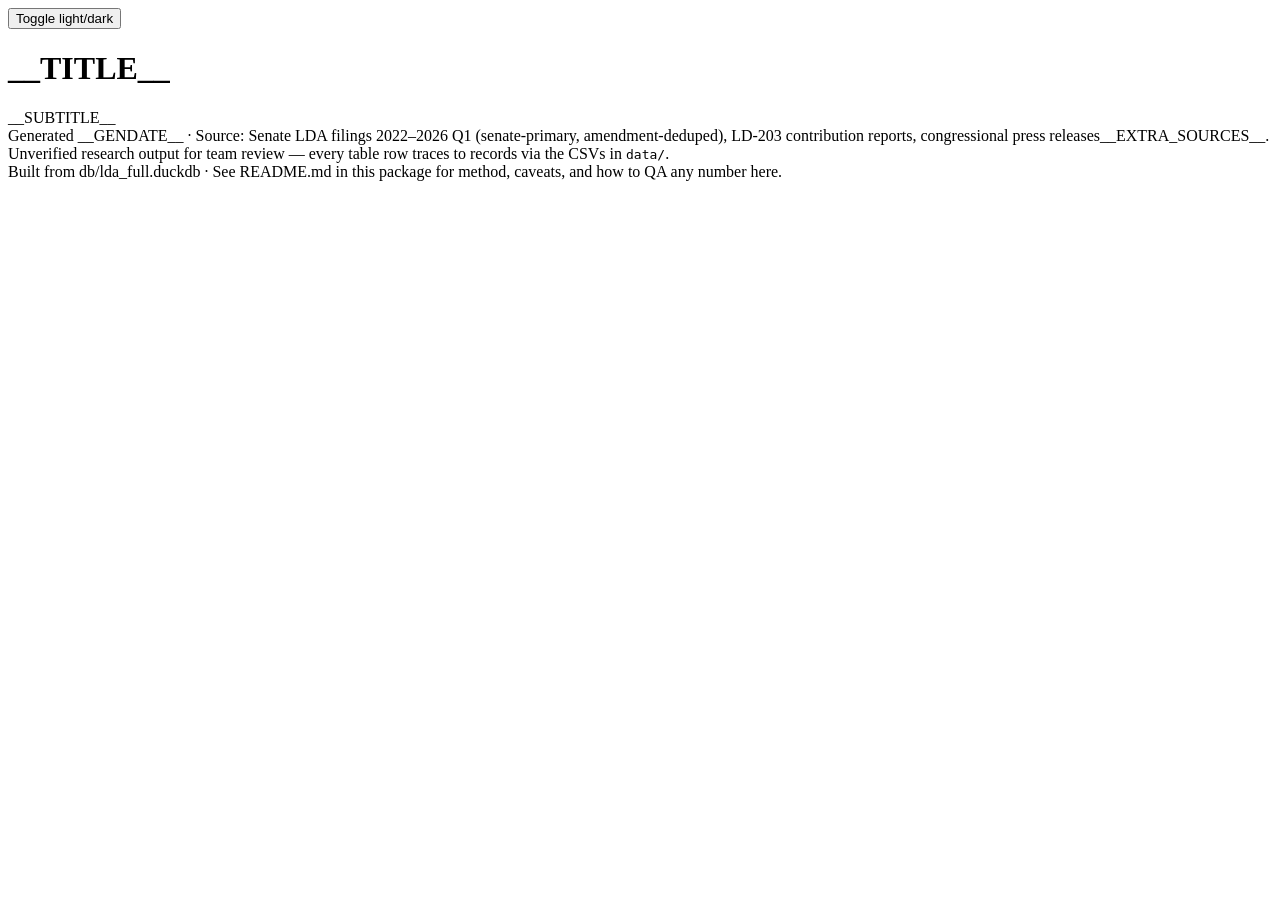
<file: skills/industry-review-packager/viz/template.html>
<!doctype html>
<html lang="en">
<head>
<meta charset="utf-8">
<meta name="viewport" content="width=device-width, initial-scale=1">
<title>__TITLE__</title>
<style>
__CSS__
</style>
</head>
<body class="viz-root">
<div class="wrap">
  <header class="page">
    <button class="theme-toggle" id="themeToggle" type="button">Toggle light/dark</button>
    <h1>__TITLE__</h1>
    <div class="sub">__SUBTITLE__</div>
    <div class="meta">Generated __GENDATE__ · Source: Senate LDA filings 2022–2026 Q1 (senate-primary, amendment-deduped), LD-203 contribution reports, congressional press releases__EXTRA_SOURCES__. Unverified research output for team review — every table row traces to records via the CSVs in <code>data/</code>.</div>
  </header>
  <main id="app"></main>
  <footer class="page">Built from db/lda_full.duckdb · See README.md in this package for method, caveats, and how to QA any number here.</footer>
</div>
<script>
__LIB__
</script>
<script>
const DATA = __DATA__;
</script>
<script>
(function () {
  const btn = document.getElementById("themeToggle");
  btn.addEventListener("click", () => {
    const r = document.documentElement;
    const cur = r.getAttribute("data-theme") ||
      (matchMedia("(prefers-color-scheme: dark)").matches ? "dark" : "light");
    r.setAttribute("data-theme", cur === "dark" ? "light" : "dark");
  });
})();
__PAGE__
</script>
</body>
</html>
</file>
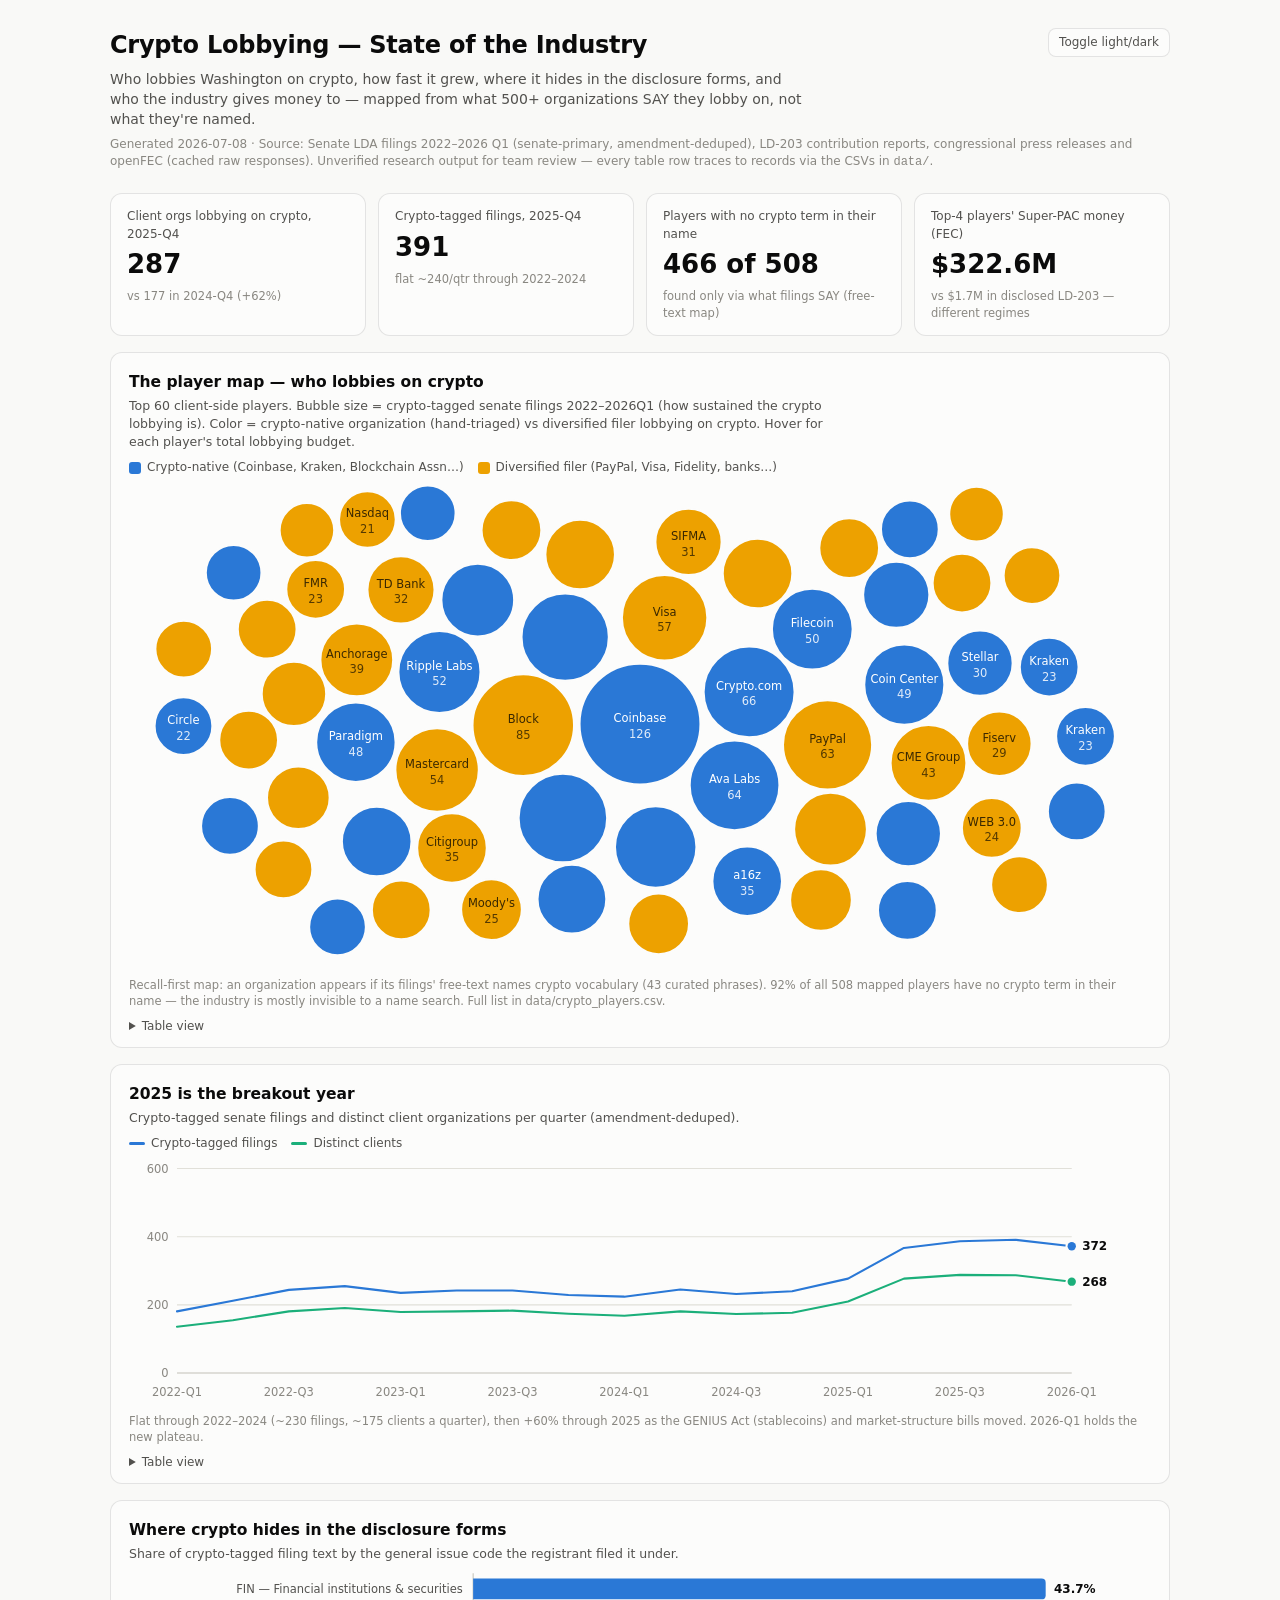
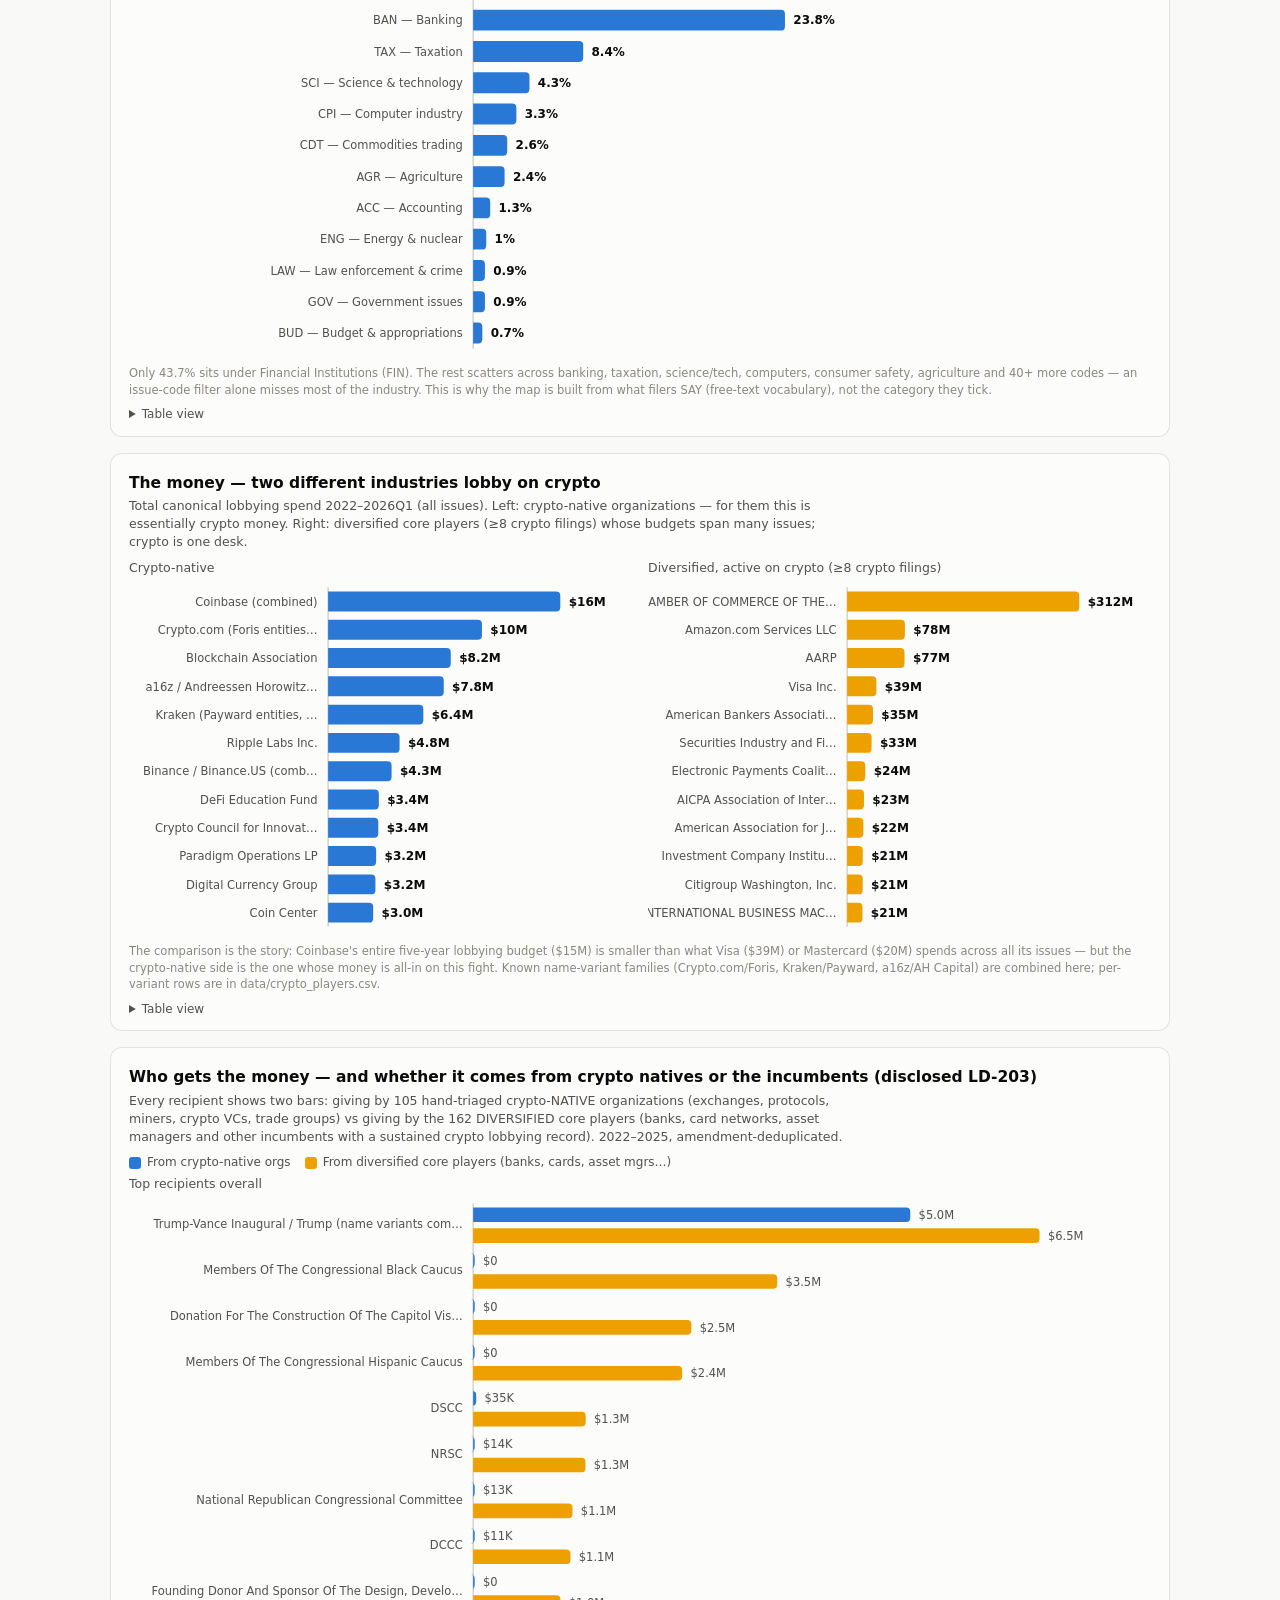
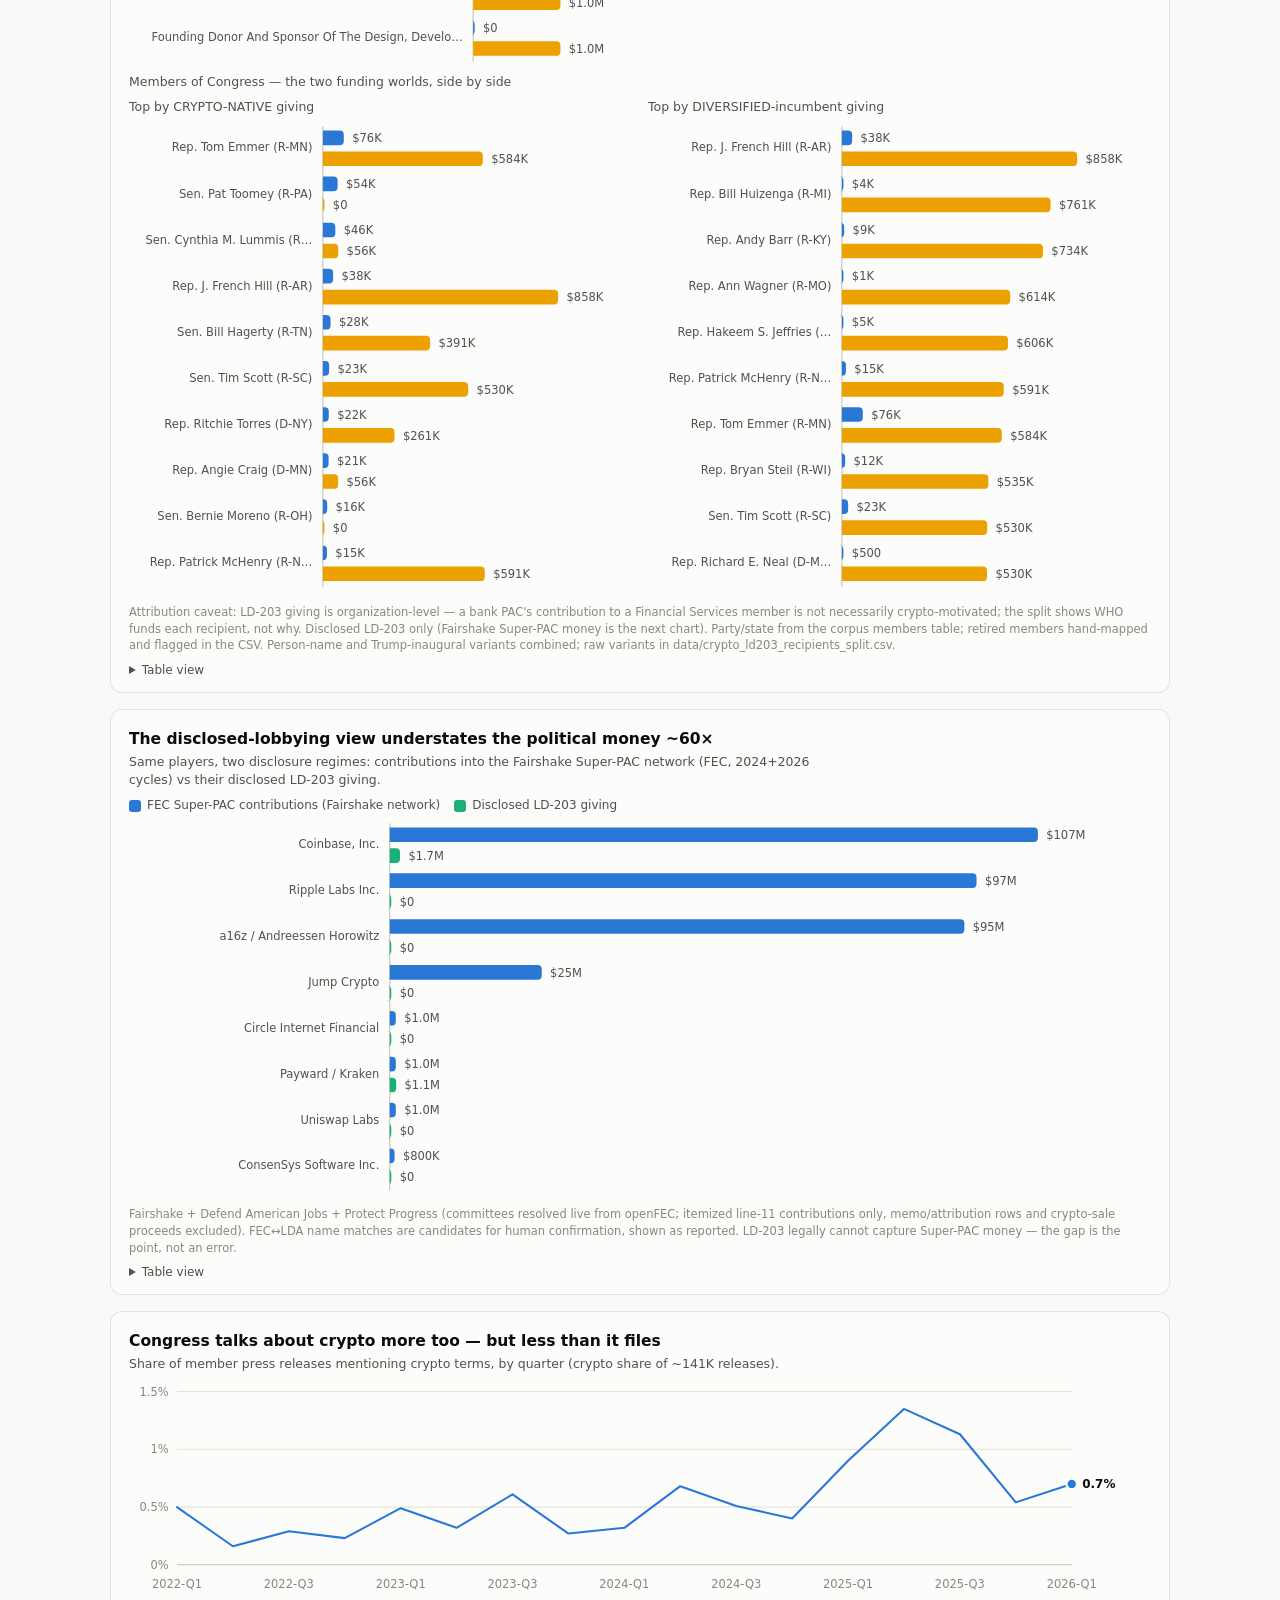
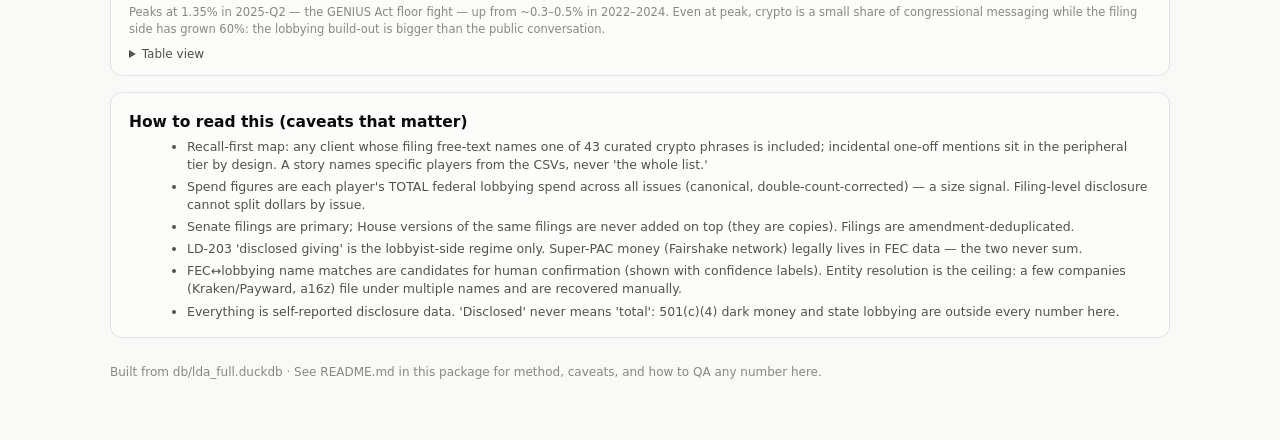
<file: out/packages/crypto/_archive/2026-07-09_v3-archived_filings-sized-bubbles.html>
<!doctype html>
<html lang="en">
<head>
<meta charset="utf-8">
<meta name="viewport" content="width=device-width, initial-scale=1">
<title>Crypto Lobbying — State of the Industry</title>
<style>
:root { color-scheme: light dark; }
* { box-sizing: border-box; margin: 0; }
body {
  font-family: system-ui, -apple-system, "Segoe UI", sans-serif;
  background: var(--page); color: var(--ink-1);
  padding: 28px 20px 60px; line-height: 1.45;
}
.viz-root {
  --page: #f9f9f7; --surface-1: #fcfcfb;
  --ink-1: #0b0b0b; --ink-2: #52514e; --ink-3: #898781;
  --grid: #e1e0d9; --baseline: #c3c2b7;
  --border: rgba(11,11,11,0.10);
  --s1: #2a78d6; --s2: #1baf7a; --s3: #eda100; --s4: #008300;
  --s5: #4a3aa7; --s6: #e34948;
  --deemph: #c9c8c0;
  --seq-250: #86b6ef; --seq-400: #3987e5; --seq-550: #1c5cab;
}
@media (prefers-color-scheme: dark) {
  .viz-root {
    --page: #0d0d0d; --surface-1: #1a1a19;
    --ink-1: #ffffff; --ink-2: #c3c2b7; --ink-3: #898781;
    --grid: #2c2c2a; --baseline: #383835;
    --border: rgba(255,255,255,0.10);
    --s1: #3987e5; --s2: #199e70; --s3: #c98500; --s4: #008300;
    --s5: #9085e9; --s6: #e66767;
    --deemph: #4a4a46;
  }
}
:root[data-theme="light"] .viz-root {
  --page: #f9f9f7; --surface-1: #fcfcfb;
  --ink-1: #0b0b0b; --ink-2: #52514e; --ink-3: #898781;
  --grid: #e1e0d9; --baseline: #c3c2b7;
  --border: rgba(11,11,11,0.10);
  --s1: #2a78d6; --s2: #1baf7a; --s3: #eda100; --s4: #008300;
  --s5: #4a3aa7; --s6: #e34948;
  --deemph: #c9c8c0;
}
:root[data-theme="dark"] .viz-root {
  --page: #0d0d0d; --surface-1: #1a1a19;
  --ink-1: #ffffff; --ink-2: #c3c2b7; --ink-3: #898781;
  --grid: #2c2c2a; --baseline: #383835;
  --border: rgba(255,255,255,0.10);
  --s1: #3987e5; --s2: #199e70; --s3: #c98500; --s4: #008300;
  --s5: #9085e9; --s6: #e66767;
  --deemph: #4a4a46;
}
:root[data-theme="light"] body, :root[data-theme="dark"] body { background: var(--page); }

.wrap { max-width: 1060px; margin: 0 auto; }
header.page { margin-bottom: 22px; }
header.page h1 { font-size: 24px; font-weight: 650; letter-spacing: -0.01em; }
header.page .sub { color: var(--ink-2); margin-top: 6px; max-width: 78ch; font-size: 14px; }
header.page .meta { color: var(--ink-3); margin-top: 6px; font-size: 12px; }
.theme-toggle {
  float: right; font: inherit; font-size: 12px; color: var(--ink-2);
  background: var(--surface-1); border: 1px solid var(--border); border-radius: 8px;
  padding: 5px 10px; cursor: pointer;
}
.kpis { display: grid; grid-template-columns: repeat(auto-fit, minmax(190px, 1fr)); gap: 12px; margin: 18px 0 8px; }
.tile {
  background: var(--surface-1); border: 1px solid var(--border); border-radius: 12px;
  padding: 14px 16px;
}
.tile .lbl { font-size: 12px; color: var(--ink-2); }
.tile .val { font-size: 26px; font-weight: 600; margin-top: 3px; }
.tile .note { font-size: 11.5px; color: var(--ink-3); margin-top: 4px; }
.card {
  background: var(--surface-1); border: 1px solid var(--border); border-radius: 12px;
  padding: 18px 18px 12px; margin: 16px 0;
}
.card h2 { font-size: 15.5px; font-weight: 650; }
.card .sub { font-size: 12.5px; color: var(--ink-2); margin: 3px 0 4px; max-width: 90ch; }
.card .foot { font-size: 11.5px; color: var(--ink-3); margin-top: 8px; }
.legend { display: flex; flex-wrap: wrap; gap: 14px; margin: 8px 0 2px; font-size: 12px; color: var(--ink-2); }
.legend .key { display: inline-flex; align-items: center; gap: 6px; }
.legend .sw-rect { width: 12px; height: 12px; border-radius: 3px; display: inline-block; }
.legend .sw-line { width: 16px; height: 3px; border-radius: 2px; display: inline-block; }
.chart-box { position: relative; }
.chart-box svg { display: block; width: 100%; height: auto; }
svg text { font-family: inherit; }
.ax { font-size: 11px; fill: var(--ink-3); }
.ax-tab { font-variant-numeric: tabular-nums; }
.gridline { stroke: var(--grid); stroke-width: 1; }
.baseline { stroke: var(--baseline); stroke-width: 1; }
.dlabel { font-size: 11px; fill: var(--ink-2); }
.dlabel-strong { font-size: 11.5px; font-weight: 600; fill: var(--ink-1); }
.blabel { font-size: 11px; pointer-events: none; }
.crosshair { stroke: var(--baseline); stroke-width: 1; }
.tt {
  position: fixed; z-index: 40; pointer-events: none; display: none;
  background: var(--surface-1); border: 1px solid var(--border); border-radius: 9px;
  box-shadow: 0 4px 18px rgba(0,0,0,0.13); padding: 9px 11px; font-size: 12px;
  max-width: 320px;
}
.tt .tt-title { color: var(--ink-3); font-size: 11px; margin-bottom: 5px; }
.tt .row { display: flex; align-items: center; gap: 7px; margin-top: 3px; }
.tt .k { width: 14px; height: 3px; border-radius: 2px; flex: none; }
.tt .v { font-weight: 650; font-variant-numeric: tabular-nums; }
.tt .n { color: var(--ink-2); }
details.tv { margin-top: 8px; }
details.tv summary { font-size: 12px; color: var(--ink-2); cursor: pointer; }
details.tv .scroll { overflow-x: auto; margin-top: 8px; }
table.dt { border-collapse: collapse; font-size: 12px; min-width: 480px; }
table.dt th, table.dt td { text-align: left; padding: 5px 12px 5px 0; border-bottom: 1px solid var(--grid); }
table.dt td.num, table.dt th.num { text-align: right; font-variant-numeric: tabular-nums; }
table.dt th { color: var(--ink-2); font-weight: 600; }
.two-col { display: grid; grid-template-columns: 1fr 1fr; gap: 16px; }
@media (max-width: 860px) { .two-col { grid-template-columns: 1fr; } }
.caveats { font-size: 12.5px; color: var(--ink-2); }
.caveats li { margin: 4px 0 4px 18px; }
footer.page { margin-top: 26px; font-size: 12px; color: var(--ink-3); }

</style>
</head>
<body class="viz-root">
<div class="wrap">
  <header class="page">
    <button class="theme-toggle" id="themeToggle" type="button">Toggle light/dark</button>
    <h1>Crypto Lobbying — State of the Industry</h1>
    <div class="sub">Who lobbies Washington on crypto, how fast it grew, where it hides in the disclosure forms, and who the industry gives money to — mapped from what 500+ organizations SAY they lobby on, not what they're named.</div>
    <div class="meta">Generated 2026-07-08 · Source: Senate LDA filings 2022–2026 Q1 (senate-primary, amendment-deduped), LD-203 contribution reports, congressional press releases and openFEC (cached raw responses). Unverified research output for team review — every table row traces to records via the CSVs in <code>data/</code>.</div>
  </header>
  <main id="app"></main>
  <footer class="page">Built from db/lda_full.duckdb · See README.md in this package for method, caveats, and how to QA any number here.</footer>
</div>
<script>
/* Tiny self-contained chart lib — SVG, theme-aware via CSS vars, hover layer + table views. */
"use strict";
const NS = "http://www.w3.org/2000/svg";
const SLOT = ["var(--s1)", "var(--s2)", "var(--s3)", "var(--s4)", "var(--s5)", "var(--s6)"];
// per-slot in-mark label ink (yellow/aqua too light for white text)
const SLOT_LABEL = ["#ffffff", "#08351f", "#3a2800", "#ffffff", "#ffffff", "#ffffff"];

function el(tag, attrs, parent) {
  const e = document.createElementNS(NS, tag);
  for (const k in attrs || {}) e.setAttribute(k, attrs[k]);
  if (parent) parent.appendChild(e);
  return e;
}
function div(cls, parent, text) {
  const d = document.createElement("div");
  if (cls) d.className = cls;
  if (text != null) d.textContent = text;
  if (parent) parent.appendChild(d);
  return d;
}
function fmtMoney(v) {
  if (v == null || isNaN(v)) return "–";
  const a = Math.abs(v), s = v < 0 ? "-" : "";
  if (a >= 995e6) return s + "$" + (a / 1e9).toFixed(a >= 9.95e9 ? 0 : 1) + "B";
  if (a >= 995e3) return s + "$" + (a / 1e6).toFixed(a >= 9.95e6 ? 0 : 1) + "M";
  if (a >= 1e3) return s + "$" + Math.round(a / 1e3) + "K";
  return s + "$" + Math.round(a);
}
function fmtNum(v) {
  if (v == null || isNaN(v)) return "–";
  return Number(v).toLocaleString("en-US");
}
function fmtPct(v) { return v == null ? "–" : v.toFixed(v < 10 ? 1 : 0) + "%"; }
function niceTicks(max, n) {
  if (max <= 0) return [0, 1];
  const raw = max / n, mag = Math.pow(10, Math.floor(Math.log10(raw)));
  const step = [1, 2, 2.5, 5, 10].map(m => m * mag).find(s => max / s <= n) || 10 * mag;
  const ticks = [];
  for (let v = 0; v <= max * 1.0001 + step * 0.999; v += step) { ticks.push(v); if (v >= max) break; }
  return ticks;
}

/* singleton tooltip */
let TT = null;
function tt() {
  if (!TT) { TT = div("tt", document.body); }
  return TT;
}
function ttShow(x, y, titleText, rows) {
  const t = tt();
  t.innerHTML = "";
  if (titleText) div("tt-title", t, titleText);
  for (const r of rows) {
    const row = div("row", t);
    if (r.color) { const k = div("k", row); k.style.background = r.color; }
    const v = document.createElement("span"); v.className = "v"; v.textContent = r.value; row.appendChild(v);
    const n = document.createElement("span"); n.className = "n"; n.textContent = r.name; row.appendChild(n);
  }
  t.style.display = "block";
  const bw = t.offsetWidth, bh = t.offsetHeight;
  let px = x + 14, py = y + 12;
  if (px + bw > innerWidth - 8) px = x - bw - 14;
  if (py + bh > innerHeight - 8) py = y - bh - 12;
  t.style.left = px + "px"; t.style.top = py + "px";
}
function ttHide() { if (TT) TT.style.display = "none"; }

function legend(parent, items, kind) {
  const lg = div("legend", parent);
  for (const it of items) {
    const k = div("key", lg);
    const sw = div(kind === "line" ? "sw-line" : "sw-rect", k);
    sw.style.background = it.color;
    k.appendChild(document.createTextNode(it.name));
  }
  return lg;
}

function tableView(parent, cols, rows, fmts) {
  const det = document.createElement("details"); det.className = "tv"; parent.appendChild(det);
  const sum = document.createElement("summary"); sum.textContent = "Table view"; det.appendChild(sum);
  const scroll = div("scroll", det);
  const tb = document.createElement("table"); tb.className = "dt"; scroll.appendChild(tb);
  const trh = tb.insertRow();
  cols.forEach((c, i) => {
    const th = document.createElement("th"); th.textContent = c;
    if (fmts && fmts[i] !== "s") th.className = "num";
    trh.appendChild(th);
  });
  for (const r of rows) {
    const tr = tb.insertRow();
    r.forEach((v, i) => {
      const td = tr.insertCell();
      const f = fmts ? fmts[i] : "s";
      td.textContent = f === "$" ? fmtMoney(v) : f === "#" ? fmtNum(v) : f === "%" ? (v == null ? "–" : v + "%") : (v == null ? "–" : v);
      if (f !== "s") td.className = "num";
    });
  }
}

function card(root, title, sub, foot) {
  const c = div("card", root);
  const h = document.createElement("h2"); h.textContent = title; c.appendChild(h);
  if (sub) div("sub", c, sub);
  const box = div("chart-box", c);
  if (foot) { const f = div("foot", c, foot); c.appendChild(f); }
  return { cardEl: c, box: box };
}

function statTiles(root, tiles) {
  const k = div("kpis", root);
  for (const t of tiles) {
    const tile = div("tile", k);
    div("lbl", tile, t.label);
    div("val", tile, t.value);
    if (t.note) div("note", tile, t.note);
  }
}

/* ---- line panel: series share one x; crosshair + all-series tooltip ---- */
function linePanel(box, cfg) {
  const W = 980, xs = cfg.x, n = xs.length;
  const H = cfg.height || 240, mL = 46, mR = cfg.marginRight || 76, mT = 14, mB = 30;
  const pw = W - mL - mR, ph = H - mT - mB;
  const maxV = cfg.max || Math.max(...cfg.series.flatMap(s => s.values.filter(v => v != null))) * 1.08;
  const ticks = niceTicks(maxV, 4);
  const yMax = ticks[ticks.length - 1];
  const X = i => mL + (n === 1 ? pw / 2 : (i * pw) / (n - 1));
  const Y = v => mT + ph - (v / yMax) * ph;
  const svg = el("svg", { viewBox: `0 0 ${W} ${H}`, role: "img" }, null);
  box.appendChild(svg);
  for (const tv of ticks) {
    el("line", { x1: mL, x2: W - mR, y1: Y(tv), y2: Y(tv), class: tv === 0 ? "baseline" : "gridline" }, svg);
    const t = el("text", { x: mL - 8, y: Y(tv) + 4, "text-anchor": "end", class: "ax ax-tab" }, svg);
    t.textContent = cfg.fmt === "$" ? fmtMoney(tv) : cfg.fmt === "%" ? tv + "%" : fmtNum(tv);
  }
  const step = Math.max(1, Math.ceil(n / 12));
  xs.forEach((lab, i) => {
    if (i % step !== 0 && i !== n - 1) return;
    const t = el("text", { x: X(i), y: H - 8, "text-anchor": "middle", class: "ax" }, svg);
    t.textContent = lab;
  });
  const placedLabels = [];
  cfg.series.forEach((s, si) => {
    const col = s.color || SLOT[si];
    const pts = s.values.map((v, i) => (v == null ? null : [X(i), Y(v)]));
    let d = "";
    pts.forEach(p => { if (p) d += (d ? "L" : "M") + p[0].toFixed(1) + " " + p[1].toFixed(1); });
    const path = el("path", { d, fill: "none", "stroke-width": 2, "stroke-linejoin": "round", "stroke-linecap": "round" }, svg);
    path.style.stroke = col;
    const last = pts.map((p, i) => (p ? i : -1)).filter(i => i >= 0).pop();
    if (last != null) {
      const ring = el("circle", { cx: pts[last][0], cy: pts[last][1], r: 6 }, svg);
      ring.style.fill = "var(--surface-1)";
      const dot = el("circle", { cx: pts[last][0], cy: pts[last][1], r: 4 }, svg);
      dot.style.fill = col;
      const ly = pts[last][1] + 4;
      // when end-labels collide, fall back to legend + tooltip (skip the label)
      if (!placedLabels.some(p => Math.abs(p - ly) < 14)) {
        const lb = el("text", { x: pts[last][0] + 10, y: ly, class: "dlabel-strong" }, svg);
        lb.textContent = (cfg.endLabel === "name" ? s.name : (cfg.fmt === "$" ? fmtMoney(s.values[last]) : cfg.fmt === "%" ? s.values[last] + "%" : fmtNum(s.values[last])));
        placedLabels.push(ly);
      }
    }
  });
  /* crosshair + tooltip */
  const ch = el("line", { y1: mT, y2: mT + ph, class: "crosshair", visibility: "hidden" }, svg);
  const hit = el("rect", { x: mL, y: mT, width: pw, height: ph, fill: "transparent" }, svg);
  hit.addEventListener("pointermove", ev => {
    const r = svg.getBoundingClientRect();
    const fx = ((ev.clientX - r.left) / r.width) * W;
    let i = Math.round(((fx - mL) / pw) * (n - 1));
    i = Math.max(0, Math.min(n - 1, i));
    ch.setAttribute("x1", X(i)); ch.setAttribute("x2", X(i));
    ch.setAttribute("visibility", "visible");
    ttShow(ev.clientX, ev.clientY, xs[i], cfg.series.map((s, si) => ({
      color: s.color || SLOT[si],
      value: s.values[i] == null ? "–" : cfg.fmt === "$" ? fmtMoney(s.values[i]) : cfg.fmt === "%" ? s.values[i] + "%" : fmtNum(s.values[i]),
      name: s.name
    })));
  });
  hit.addEventListener("pointerleave", () => { ch.setAttribute("visibility", "hidden"); ttHide(); });
}

/* ---- columns (single series or stacked) ---- */
function columns(box, cfg) {
  const W = 980, xs = cfg.x, n = xs.length;
  const H = cfg.height || 250, mL = 46, mR = 14, mT = 14, mB = 30;
  const pw = W - mL - mR, ph = H - mT - mB;
  const series = cfg.series; // [{name,color,values}]
  const totals = xs.map((_, i) => series.reduce((a, s) => a + (s.values[i] || 0), 0));
  const ticks = niceTicks(Math.max(...totals) * 1.05, 4);
  const yMax = ticks[ticks.length - 1];
  const Y = v => mT + ph - (v / yMax) * ph;
  const band = pw / n, bw = Math.min(24, band * 0.55);
  const svg = el("svg", { viewBox: `0 0 ${W} ${H}`, role: "img" }, null);
  box.appendChild(svg);
  for (const tv of ticks) {
    el("line", { x1: mL, x2: W - mR, y1: Y(tv), y2: Y(tv), class: tv === 0 ? "baseline" : "gridline" }, svg);
    const t = el("text", { x: mL - 8, y: Y(tv) + 4, "text-anchor": "end", class: "ax ax-tab" }, svg);
    t.textContent = cfg.fmt === "$" ? fmtMoney(tv) : fmtNum(tv);
  }
  const step = Math.max(1, Math.ceil(n / 12));
  xs.forEach((lab, i) => {
    if (i % step !== 0 && i !== n - 1) return;
    const t = el("text", { x: mL + band * i + band / 2, y: H - 8, "text-anchor": "middle", class: "ax" }, svg);
    t.textContent = lab;
  });
  xs.forEach((lab, i) => {
    const cx = mL + band * i + band / 2;
    let acc = 0;
    series.forEach((s, si) => {
      const v = s.values[i] || 0;
      if (v <= 0) { return; }
      const y1 = Y(acc + v), y0 = Y(acc);
      const hpx = Math.max(0, y0 - y1 - (si < series.length - 1 && acc + v < totals[i] ? 2 : 0)); // 2px surface gap
      const isTop = acc + v >= totals[i] - 1e-9;
      const rTop = isTop ? 4 : 0;
      const x0 = cx - bw / 2;
      const p = el("path", {
        d: `M${x0} ${y0} L${x0} ${y1 + rTop} Q${x0} ${y1} ${x0 + rTop} ${y1} L${x0 + bw - rTop} ${y1} Q${x0 + bw} ${y1} ${x0 + bw} ${y1 + rTop} L${x0 + bw} ${y0} Z`
      }, svg);
      p.style.fill = s.color || SLOT[si];
      acc += v;
    });
    const hit = el("rect", { x: mL + band * i, y: mT, width: band, height: ph, fill: "transparent" }, svg);
    hit.addEventListener("pointermove", ev => {
      const rows = series.map((s, si) => ({
        color: s.color || SLOT[si],
        value: cfg.fmt === "$" ? fmtMoney(s.values[i]) : fmtNum(s.values[i]),
        name: s.name
      }));
      if (series.length > 1) rows.push({ color: null, value: cfg.fmt === "$" ? fmtMoney(totals[i]) : fmtNum(totals[i]), name: "total" });
      ttShow(ev.clientX, ev.clientY, lab, rows);
    });
    hit.addEventListener("pointerleave", ttHide);
  });
}

/* ---- horizontal bars ---- */
function hbars(box, cfg) {
  const items = cfg.items; // [{label, value, value2?, note?, color?}]
  const W = cfg.width || 980, rowH = cfg.rowH || 30, mL = cfg.labelW || 300, mR = cfg.width ? 64 : 90, mT = 6, mB = 8;
  const H = mT + rowH * items.length + mB;
  const pw = W - mL - mR;
  const maxV = Math.max(...items.map(d => d.value)) * 1.02;
  const svg = el("svg", { viewBox: `0 0 ${W} ${H}`, role: "img" }, null);
  box.appendChild(svg);
  el("line", { x1: mL, x2: mL, y1: mT, y2: H - mB, class: "baseline" }, svg);
  items.forEach((d, i) => {
    const y = mT + i * rowH + (rowH - Math.min(20, rowH - 8)) / 2;
    const bh = Math.min(20, rowH - 8);
    const w = Math.max(1.5, (d.value / maxV) * pw);
    const p = el("path", {
      d: `M${mL} ${y} L${mL + w - 4} ${y} Q${mL + w} ${y} ${mL + w} ${y + 4} L${mL + w} ${y + bh - 4} Q${mL + w} ${y + bh} ${mL + w - 4} ${y + bh} L${mL} ${y + bh} Z`
    }, svg);
    p.style.fill = d.color || cfg.color || SLOT[0];
    const maxChars = Math.floor((mL - 14) / 6.4);
    const lb = el("text", { x: mL - 10, y: y + bh / 2 + 4, "text-anchor": "end", class: "dlabel" }, svg);
    lb.textContent = d.label.length > maxChars ? d.label.slice(0, maxChars - 1) + "…" : d.label;
    const vl = el("text", { x: mL + w + 8, y: y + bh / 2 + 4, class: "dlabel-strong ax-tab" }, svg);
    vl.textContent = cfg.fmt === "$" ? fmtMoney(d.value) : cfg.fmt === "%" ? d.value + "%" : fmtNum(d.value);
    const hit = el("rect", { x: 0, y: mT + i * rowH, width: W, height: rowH, fill: "transparent" }, svg);
    hit.addEventListener("pointermove", ev => {
      const rows = [{ color: d.color || cfg.color || SLOT[0], value: cfg.fmt === "$" ? fmtMoney(d.value) : cfg.fmt === "%" ? d.value + "%" : fmtNum(d.value), name: cfg.valueName || "value" }];
      if (d.note) rows.push({ color: null, value: "", name: d.note });
      ttShow(ev.clientX, ev.clientY, d.label, rows);
    });
    hit.addEventListener("pointerleave", ttHide);
  });
}

/* ---- grouped horizontal bars (2 series) ---- */
function groupedHBars(box, cfg) {
  const items = cfg.items; // [{label, a, b}]
  const W = cfg.width || 980, groupH = 44, mL = cfg.labelW || 300, mR = cfg.width ? 66 : 96, mT = 6, mB = 8;
  const H = mT + groupH * items.length + mB;
  const pw = W - mL - mR;
  const maxV = Math.max(...items.flatMap(d => [d.a, d.b])) * 1.02;
  const colA = cfg.aColor || SLOT[0], colB = cfg.bColor || SLOT[1];
  const svg = el("svg", { viewBox: `0 0 ${W} ${H}`, role: "img" }, null);
  box.appendChild(svg);
  el("line", { x1: mL, x2: mL, y1: mT, y2: H - mB, class: "baseline" }, svg);
  const maxChars = Math.floor((mL - 14) / 6.4);
  items.forEach((d, i) => {
    const y0 = mT + i * groupH;
    [["a", colA, cfg.aName, 4], ["b", colB, cfg.bName, 24]].forEach(([k, col, nm, dy]) => {
      const v = d[k], bh = 14;
      const w = Math.max(1.5, (v / maxV) * pw);
      const y = y0 + dy;
      const p = el("path", { d: `M${mL} ${y} L${mL + w - 4} ${y} Q${mL + w} ${y} ${mL + w} ${y + 4} L${mL + w} ${y + bh - 4} Q${mL + w} ${y + bh} ${mL + w - 4} ${y + bh} L${mL} ${y + bh} Z` }, svg);
      p.style.fill = col;
      const vl = el("text", { x: mL + w + 8, y: y + bh / 2 + 4, class: "dlabel ax-tab" }, svg);
      vl.textContent = fmtMoney(v);
    });
    const lb = el("text", { x: mL - 10, y: y0 + groupH / 2 + 2, "text-anchor": "end", class: "dlabel" }, svg);
    lb.textContent = d.label.length > maxChars ? d.label.slice(0, maxChars - 1) + "…" : d.label;
    const hit = el("rect", { x: 0, y: y0, width: W, height: groupH, fill: "transparent" }, svg);
    hit.addEventListener("pointermove", ev => ttShow(ev.clientX, ev.clientY, d.label, [
      { color: colA, value: fmtMoney(d.a), name: cfg.aName },
      { color: colB, value: fmtMoney(d.b), name: cfg.bName }
    ]));
    hit.addEventListener("pointerleave", ttHide);
  });
}

/* ---- bubble pack (greedy spiral, collision-free) ---- */
function bubblePack(box, cfg) {
  const items = cfg.items.slice().sort((p, q) => q.r0 - p.r0); // r0 = raw size value
  const W = 980, H = cfg.height || 430;
  const maxV = Math.max(...items.map(d => d.r0));
  const R = v => 6 + 52 * Math.sqrt(v / maxV);
  const placed = [];
  const cx0 = W / 2, cy0 = H / 2;
  for (const d of items) {
    const r = R(d.r0);
    let ok = false, x = cx0, y = cy0;
    for (let a = 0, sp = 0; sp < 5200; sp += 4) {
      a = sp * 0.055;
      const rad = sp * 0.115;
      x = cx0 + rad * Math.cos(a) * 1.55;
      y = cy0 + rad * Math.sin(a) * 0.8;
      if (x - r < 6 || x + r > W - 6 || y - r < 6 || y + r > H - 6) continue;
      ok = placed.every(p => {
        const dx = p.x - x, dy = p.y - y;
        return dx * dx + dy * dy >= (p.r + r + 2.5) * (p.r + r + 2.5);
      });
      if (ok) break;
    }
    if (ok) placed.push({ x, y, r, d });
  }
  const svg = el("svg", { viewBox: `0 0 ${W} ${H}`, role: "img" }, null);
  box.appendChild(svg);
  const measure = el("text", { x: -1000, y: -1000, class: "blabel" }, svg);
  for (const p of placed) {
    const c = el("circle", { cx: p.x, cy: p.y, r: p.r }, svg);
    c.style.fill = SLOT[p.d.slot];
    c.style.stroke = "var(--surface-1)"; c.style.strokeWidth = "2";
    // label only if it fits
    measure.textContent = p.d.short || p.d.label;
    const tw = measure.getComputedTextLength ? 0 : 0; // measured after attach below
  }
  // second pass for labels (needs layout)
  requestAnimationFrame(() => {
    for (const p of placed) {
      const name = p.d.short || p.d.label;
      measure.textContent = name;
      let tw = 60;
      try { tw = measure.getComputedTextLength(); } catch (e) {}
      if (tw < p.r * 1.75 && p.r > 15) {
        const t = el("text", { x: p.x, y: p.y + (p.r > 26 ? -2 : 4), "text-anchor": "middle", class: "blabel" }, svg);
        t.textContent = name;
        t.style.fill = SLOT_LABEL[p.d.slot];
        if (p.r > 26) {
          const t2 = el("text", { x: p.x, y: p.y + 13, "text-anchor": "middle", class: "blabel" }, svg);
          t2.textContent = cfg.fmtSize === "$" ? fmtMoney(p.d.r0) : fmtNum(p.d.r0);
          t2.style.fill = SLOT_LABEL[p.d.slot];
          t2.style.opacity = "0.85";
        }
      }
    }
    measure.remove();
  });
  /* nearest-circle hover */
  const hit = el("rect", { x: 0, y: 0, width: W, height: H, fill: "transparent" }, svg);
  hit.addEventListener("pointermove", ev => {
    const rct = svg.getBoundingClientRect();
    const fx = ((ev.clientX - rct.left) / rct.width) * W;
    const fy = ((ev.clientY - rct.top) / rct.height) * H;
    let best = null, bd = 1e9;
    for (const p of placed) {
      const dx = p.x - fx, dy = p.y - fy;
      const dist = Math.sqrt(dx * dx + dy * dy) - p.r;
      if (dist < bd) { bd = dist; best = p; }
    }
    if (best && bd < 14) {
      ttShow(ev.clientX, ev.clientY, best.d.label, cfg.ttRows(best.d));
    } else ttHide();
  });
  hit.addEventListener("pointerleave", ttHide);
}

</script>
<script>
const DATA = {"kpis": [{"label": "Client orgs lobbying on crypto, 2025-Q4", "value": "287", "note": "vs 177 in 2024-Q4 (+62%)"}, {"label": "Crypto-tagged filings, 2025-Q4", "value": "391", "note": "flat ~240/qtr through 2022–2024"}, {"label": "Players with no crypto term in their name", "value": "466 of 508", "note": "found only via what filings SAY (free-text map)"}, {"label": "Top-4 players' Super-PAC money (FEC)", "value": "$322.6M", "note": "vs $1.7M in disclosed LD-203 — different regimes"}], "players": [{"name": "Coinbase, Inc.", "filings": 126, "tier": "core", "spend": 15050000.0, "vis": true, "short": "Coinbase"}, {"name": "Block, Inc.", "filings": 85, "tier": "core", "spend": 8250000.0, "vis": false, "short": "Block"}, {"name": "Foris DAX, Inc. d/b/a Crypto.com", "filings": 66, "tier": "core", "spend": 3650000.0, "vis": true, "short": "Crypto.com"}, {"name": "Ava Labs, Inc.", "filings": 64, "tier": "core", "spend": 2666000.0, "vis": true, "short": "Ava Labs"}, {"name": "PayPal, Inc.", "filings": 63, "tier": "core", "spend": 7011311.0, "vis": false, "short": "PayPal"}, {"name": "Crypto Council for Innovation", "filings": 62, "tier": "core", "spend": 3364000.0, "vis": true, "short": "Crypto Council"}, {"name": "DeFi Education Fund", "filings": 60, "tier": "core", "spend": 3400000.0, "vis": true, "short": "DeFi Ed. Fund"}, {"name": "Visa Inc.", "filings": 57, "tier": "core", "spend": 39280000.0, "vis": false, "short": "Visa"}, {"name": "MASTERCARD WORLDWIDE", "filings": 54, "tier": "core", "spend": 20160000.0, "vis": false, "short": "Mastercard"}, {"name": "Ripple Labs Inc.", "filings": 52, "tier": "core", "spend": 4790000.0, "vis": true, "short": "Ripple Labs"}, {"name": "Blockchain Association", "filings": 51, "tier": "core", "spend": 8220000.0, "vis": true, "short": "Blockchain Assn"}, {"name": "Filecoin Foundation", "filings": 50, "tier": "core", "spend": 1830000.0, "vis": true, "short": "Filecoin"}, {"name": "Coin Center", "filings": 49, "tier": "core", "spend": 3020000.0, "vis": true, "short": "Coin Center"}, {"name": "Paradigm Operations LP", "filings": 48, "tier": "core", "spend": 3220000.0, "vis": true, "short": "Paradigm"}, {"name": "CME Group, Inc.", "filings": 43, "tier": "core", "spend": 6690000.0, "vis": false, "short": "CME Group"}, {"name": "Robinhood Markets, Inc.", "filings": 39, "tier": "core", "spend": 6490000.0, "vis": false, "short": "Robinhood Markets"}, {"name": "THE DIGITAL CHAMBER (FORMERLY KNOWN AS CHAMBER OF DIGITAL COMMERCE)", "filings": 39, "tier": "core", "spend": 2176650.0, "vis": true, "short": "Digital Chamber"}, {"name": "Anchor Labs, Inc.", "filings": 39, "tier": "core", "spend": 1620000.0, "vis": false, "short": "Anchorage"}, {"name": "Citigroup Washington, Inc.", "filings": 35, "tier": "core", "spend": 20940000.0, "vis": false, "short": "Citigroup"}, {"name": "National Venture Capital Association", "filings": 35, "tier": "core", "spend": 11089098.0, "vis": false, "short": "National Venture"}, {"name": "A16Z CAPITAL MANAGEMENT LLC (F/K/A AH CAPITAL MANAGEMENT L.L.C.)", "filings": 35, "tier": "core", "spend": 6900000.0, "vis": true, "short": "a16z"}, {"name": "Futures Industry Association", "filings": 35, "tier": "core", "spend": 3874453.0, "vis": false, "short": "Futures Industry"}, {"name": "Chainalysis Inc.", "filings": 35, "tier": "core", "spend": 998000.0, "vis": true, "short": "Chainalysis"}, {"name": "RIOT PLATFORMS, INC. (F/K/A RIOT BLOCKCHAIN, INC.)", "filings": 34, "tier": "core", "spend": 2460000.0, "vis": true, "short": "RIOT PLATFORMS"}, {"name": "TD Bank, NA", "filings": 32, "tier": "core", "spend": 6400000.0, "vis": false, "short": "TD Bank"}, {"name": "Securities Industry and Financial Markets Association (SIFMA)", "filings": 31, "tier": "core", "spend": 32870000.0, "vis": false, "short": "SIFMA"}, {"name": "Dapper Labs Inc.", "filings": 31, "tier": "core", "spend": 1720000.0, "vis": true, "short": "Dapper Labs"}, {"name": "Digital Currency Group", "filings": 30, "tier": "core", "spend": 3170000.0, "vis": true, "short": "Digital Currency"}, {"name": "Stellar Development Foundation", "filings": 30, "tier": "core", "spend": 1700000.0, "vis": true, "short": "Stellar"}, {"name": "American Bankers Association", "filings": 29, "tier": "core", "spend": 34726000.0, "vis": false, "short": "Am. Bankers Assn"}, {"name": "Fiserv", "filings": 29, "tier": "core", "spend": 3070000.0, "vis": false, "short": "Fiserv"}, {"name": "Fidelity National Information Systems, Inc. and Subsidiaries", "filings": 27, "tier": "core", "spend": 4050000.0, "vis": false, "short": "Fidelity National"}, {"name": "NORTHERN TRUST CORPORATION", "filings": 26, "tier": "core", "spend": 1800000.0, "vis": false, "short": "NORTHERN TRUST"}, {"name": "Meta Platforms, Inc.", "filings": 25, "tier": "core", "spend": 15021250.0, "vis": false, "short": "Meta Platforms"}, {"name": "Moody's Corporation", "filings": 25, "tier": "core", "spend": 2840000.0, "vis": false, "short": "Moody's"}, {"name": "AICPA Association of International Certified Professional Accountants", "filings": 24, "tier": "core", "spend": 22669000.0, "vis": false, "short": "AICPA Association"}, {"name": "Paxos Trust Company, LLC", "filings": 24, "tier": "core", "spend": 1340000.0, "vis": false, "short": "Paxos Trust"}, {"name": "WEB 3.0 TECHNOLOGIES FOUNDATION", "filings": 24, "tier": "core", "spend": 1130000.0, "vis": false, "short": "WEB 3.0"}, {"name": "Electronic Payments Coalition", "filings": 23, "tier": "core", "spend": 24400000.0, "vis": false, "short": "Electronic"}, {"name": "BlackRock Funds Services Group, LLC", "filings": 23, "tier": "core", "spend": 10900000.0, "vis": false, "short": "BlackRock Funds"}, {"name": "FMR LLC", "filings": 23, "tier": "core", "spend": 10510000.0, "vis": false, "short": "FMR"}, {"name": "Regions Financial Corporation", "filings": 23, "tier": "core", "spend": 7100000.0, "vis": false, "short": "Regions Financial"}, {"name": "PAYWARD INC. (FORMERLY KNOWN AS PAYWARD INTERACTIVE, INC. D/B/A KRAKEN)", "filings": 23, "tier": "core", "spend": 4711000.0, "vis": true, "short": "Kraken"}, {"name": "Western Union", "filings": 23, "tier": "core", "spend": 3449480.0, "vis": false, "short": "Western Union"}, {"name": "PAYWARD INC D/B/A KRAKEN", "filings": 23, "tier": "core", "spend": 1370000.0, "vis": true, "short": "Kraken"}, {"name": "Cornerstone Government Affairs obo Circle Internet Financial, Inc.", "filings": 23, "tier": "core", "spend": null, "vis": true, "short": "Cornerstone"}, {"name": "Accenture Federal Services LLC", "filings": 22, "tier": "core", "spend": 4130000.0, "vis": false, "short": "Accenture Federal"}, {"name": "Solana Policy Institute", "filings": 22, "tier": "core", "spend": 2370000.0, "vis": true, "short": "Solana Policy"}, {"name": "Circle", "filings": 22, "tier": "core", "spend": 2150000.0, "vis": true, "short": "Circle"}, {"name": "ConsenSys Software Inc.", "filings": 22, "tier": "core", "spend": 1047700.0, "vis": true, "short": "ConsenSys"}, {"name": "UNISWAP LABS", "filings": 22, "tier": "core", "spend": 640000.0, "vis": true, "short": "UNISWAP LABS"}, {"name": "CREDIT UNION NATIONAL ASSOCIATION, INC. DBA AMERICA'S CREDIT UNIONS", "filings": 21, "tier": "core", "spend": 20119746.0, "vis": false, "short": "CREDIT UNION"}, {"name": "Nasdaq, Inc.", "filings": 21, "tier": "core", "spend": 9535000.0, "vis": false, "short": "Nasdaq"}, {"name": "American Express Company", "filings": 21, "tier": "core", "spend": 6490000.0, "vis": false, "short": "American Express"}, {"name": "Americans for Financial Reform", "filings": 21, "tier": "core", "spend": 2330000.0, "vis": false, "short": "Americans for"}, {"name": "UNIVERSAL NAVIGATION, INC. (D/B/A UNISWAP LABS)", "filings": 21, "tier": "core", "spend": 870000.0, "vis": true, "short": "UNIVERSAL"}, {"name": "Binance Holdings Limited", "filings": 20, "tier": "core", "spend": 2450000.0, "vis": true, "short": "Binance Holdings"}, {"name": "Polygon Labs Services (Switzerland) AG", "filings": 20, "tier": "core", "spend": 770000.0, "vis": true, "short": "Polygon Labs"}, {"name": "INDEPENDENT COMMUNITY BANKERS OF AMERICA", "filings": 19, "tier": "core", "spend": 19261826.0, "vis": false, "short": "INDEPENDENT"}, {"name": "Consumer Technology Association", "filings": 19, "tier": "core", "spend": 17420000.0, "vis": false, "short": "Consumer"}], "trend": {"q": ["2022-Q1", "2022-Q2", "2022-Q3", "2022-Q4", "2023-Q1", "2023-Q2", "2023-Q3", "2023-Q4", "2024-Q1", "2024-Q2", "2024-Q3", "2024-Q4", "2025-Q1", "2025-Q2", "2025-Q3", "2025-Q4", "2026-Q1"], "filings": [181, 212, 244, 255, 235, 242, 242, 229, 224, 245, 232, 240, 277, 367, 387, 391, 372], "clients": [136, 155, 181, 191, 179, 181, 183, 174, 168, 181, 173, 177, 210, 277, 288, 287, 268], "spend": [80441132.0, 66460124.0, 80389557.0, 83157421.0, 72654898.0, 75443620.0, 68558243.0, 68675698.0, 74833308.0, 70445005.0, 61791625.0, 80904967.0, 73296152.0, 83552319.0, 100071466.0, 112323700.0, 109618395.0]}, "issueScatter": [{"code": "FIN", "name": "Financial institutions & securities", "docs": 6502, "pct": 43.7}, {"code": "BAN", "name": "Banking", "docs": 3541, "pct": 23.8}, {"code": "TAX", "name": "Taxation", "docs": 1254, "pct": 8.4}, {"code": "SCI", "name": "Science & technology", "docs": 636, "pct": 4.3}, {"code": "CPI", "name": "Computer industry", "docs": 490, "pct": 3.3}, {"code": "CDT", "name": "Commodities trading", "docs": 390, "pct": 2.6}, {"code": "AGR", "name": "Agriculture", "docs": 359, "pct": 2.4}, {"code": "ACC", "name": "Accounting", "docs": 189, "pct": 1.3}, {"code": "ENG", "name": "Energy & nuclear", "docs": 143, "pct": 1.0}, {"code": "LAW", "name": "Law enforcement & crime", "docs": 138, "pct": 0.9}, {"code": "GOV", "name": "Government issues", "docs": 134, "pct": 0.9}, {"code": "BUD", "name": "Budget & appropriations", "docs": 103, "pct": 0.7}], "nativeSpend": [{"name": "Coinbase (combined)", "spend": 15560000.0, "filings": 134}, {"name": "Crypto.com (Foris entities, combined)", "spend": 10310000.0, "filings": 99}, {"name": "Blockchain Association", "spend": 8220000.0, "filings": 51}, {"name": "a16z / Andreessen Horowitz (combined)", "spend": 7750000.0, "filings": 48}, {"name": "Kraken (Payward entities, combined)", "spend": 6381000.0, "filings": 51}, {"name": "Ripple Labs Inc.", "spend": 4790000.0, "filings": 52}, {"name": "Binance / Binance.US (combined)", "spend": 4255000.0, "filings": 50}, {"name": "DeFi Education Fund", "spend": 3400000.0, "filings": 60}, {"name": "Crypto Council for Innovation", "spend": 3364000.0, "filings": 62}, {"name": "Paradigm Operations LP", "spend": 3220000.0, "filings": 48}, {"name": "Digital Currency Group", "spend": 3170000.0, "filings": 30}, {"name": "Coin Center", "spend": 3020000.0, "filings": 49}], "diversSpend": [{"name": "CHAMBER OF COMMERCE OF THE U.S.A.", "spend": 311610000.0, "filings": 14}, {"name": "Amazon.com Services LLC", "spend": 77570000.0, "filings": 18}, {"name": "AARP", "spend": 77050000.0, "filings": 17}, {"name": "Visa Inc.", "spend": 39280000.0, "filings": 57}, {"name": "American Bankers Association", "spend": 34726000.0, "filings": 29}, {"name": "Securities Industry and Financial Markets Association (SIFMA)", "spend": 32870000.0, "filings": 31}, {"name": "Electronic Payments Coalition", "spend": 24400000.0, "filings": 23}, {"name": "AICPA Association of International Certified Professional Accountants", "spend": 22669000.0, "filings": 24}, {"name": "American Association for Justice", "spend": 21830000.0, "filings": 18}, {"name": "Investment Company Institute", "spend": 21056510.0, "filings": 8}, {"name": "Citigroup Washington, Inc.", "spend": 20940000.0, "filings": 35}, {"name": "INTERNATIONAL BUSINESS MACHINES CORPORATION (IBM)", "spend": 20600000.0, "filings": 9}], "givingTop": [{"name": "Trump-Vance Inaugural / Trump (name variants combined)", "a": 5007855.0, "b": 6488996.0, "party": ""}, {"name": "Members Of The Congressional Black Caucus", "a": 0, "b": 3484013.0, "party": ""}, {"name": "Donation For The Construction Of The Capitol Visitor Center Tunnel In The Thomas Jefferson Building (Congressional Crossroads)", "a": 0, "b": 2500000.0, "party": ""}, {"name": "Members Of The Congressional Hispanic Caucus", "a": 0, "b": 2395000.0, "party": ""}, {"name": "DSCC", "a": 35000.0, "b": 1289794.0, "party": ""}, {"name": "NRSC", "a": 13750.0, "b": 1286733.0, "party": ""}, {"name": "National Republican Congressional Committee", "a": 12500.0, "b": 1138300.0, "party": ""}, {"name": "DCCC", "a": 11000.0, "b": 1115150.0, "party": ""}, {"name": "Founding Donor And Sponsor Of The Design, Development, And Opening Of The Smithsonian American Women'S History Museum. Entity Controlled By Covered Officials. Multiple Mocs On Board Of Regents", "a": 0, "b": 1000000.0, "party": ""}, {"name": "Founding Donor And Sponsor Of The Design, Development, And Opening Of The Smithsonian National Museum Of American Latino. Entity Controlled By Covered Officials. Multiple Mocs On Board Of Regents", "a": 0, "b": 1000000.0, "party": ""}], "givingMembersNative": [{"name": "Rep. Tom Emmer (R-MN)", "a": 76400.0, "b": 583500.0, "party": "(R-MN)"}, {"name": "Sen. Pat Toomey (R-PA)", "a": 53790.0, "b": 0, "party": "(R-PA)"}, {"name": "Sen. Cynthia M. Lummis (R-WY)", "a": 45500.0, "b": 56000.0, "party": "(R-WY)"}, {"name": "Rep. J. French Hill (R-AR)", "a": 37500.0, "b": 858350.0, "party": "(R-AR)"}, {"name": "Sen. Bill Hagerty (R-TN)", "a": 28000.0, "b": 391250.0, "party": "(R-TN)"}, {"name": "Sen. Tim Scott (R-SC)", "a": 22900.0, "b": 530250.0, "party": "(R-SC)"}, {"name": "Rep. Ritchie Torres (D-NY)", "a": 21500.0, "b": 261400.0, "party": "(D-NY)"}, {"name": "Rep. Angie Craig (D-MN)", "a": 21000.0, "b": 55590.0, "party": "(D-MN)"}, {"name": "Sen. Bernie Moreno (R-OH)", "a": 15925.0, "b": 0, "party": "(R-OH)"}, {"name": "Rep. Patrick McHenry (R-NC)", "a": 14900.0, "b": 590650.0, "party": "(R-NC)"}], "givingMembersDiv": [{"name": "Rep. J. French Hill (R-AR)", "a": 37500.0, "b": 858350.0, "party": "(R-AR)"}, {"name": "Rep. Bill Huizenga (R-MI)", "a": 3500.0, "b": 761485.0, "party": "(R-MI)"}, {"name": "Rep. Andy Barr (R-KY)", "a": 8500.0, "b": 733557.0, "party": "(R-KY)"}, {"name": "Rep. Ann Wagner (R-MO)", "a": 1000.0, "b": 614098.0, "party": "(R-MO)"}, {"name": "Rep. Hakeem S. Jeffries (D-NY)", "a": 5000.0, "b": 606100.0, "party": "(D-NY)"}, {"name": "Rep. Patrick McHenry (R-NC)", "a": 14900.0, "b": 590650.0, "party": "(R-NC)"}, {"name": "Rep. Tom Emmer (R-MN)", "a": 76400.0, "b": 583500.0, "party": "(R-MN)"}, {"name": "Rep. Bryan Steil (R-WI)", "a": 12000.0, "b": 534500.0, "party": "(R-WI)"}, {"name": "Sen. Tim Scott (R-SC)", "a": 22900.0, "b": 530250.0, "party": "(R-SC)"}, {"name": "Rep. Richard E. Neal (D-MA)", "a": 500.0, "b": 529500.0, "party": "(D-MA)"}], "givingRecipientsRaw": [{"name": "Trump-Vance Inaugural / Trump (name variants combined)", "party": "", "a": 5007855.0, "b": 6488996.0}, {"name": "Members Of The Congressional Black Caucus", "party": "", "a": 0, "b": 3484013.0}, {"name": "Donation For The Construction Of The Capitol Visitor Center Tunnel In The Thomas Jefferson Building (Congressional Crossroads)", "party": "", "a": 0, "b": 2500000.0}, {"name": "Members Of The Congressional Hispanic Caucus", "party": "", "a": 0, "b": 2395000.0}, {"name": "DSCC", "party": "", "a": 35000.0, "b": 1289794.0}, {"name": "NRSC", "party": "", "a": 13750.0, "b": 1286733.0}, {"name": "National Republican Congressional Committee", "party": "", "a": 12500.0, "b": 1138300.0}, {"name": "DCCC", "party": "", "a": 11000.0, "b": 1115150.0}, {"name": "Founding Donor And Sponsor Of The Design, Development, And Opening Of The Smithsonian American Women'S History Museum. Entity Controlled By Covered Officials. Multiple Mocs On Board Of Regents", "party": "", "a": 0, "b": 1000000.0}, {"name": "Founding Donor And Sponsor Of The Design, Development, And Opening Of The Smithsonian National Museum Of American Latino. Entity Controlled By Covered Officials. Multiple Mocs On Board Of Regents", "party": "", "a": 0, "b": 1000000.0}, {"name": "Rep. J. French Hill (R-AR)", "party": "(R-AR)", "a": 37500.0, "b": 858350.0}, {"name": "Members Of The Congressional Asian Pacific American Caucus", "party": "", "a": 0, "b": 800000.0}, {"name": "Rep. Bill Huizenga (R-MI)", "party": "(R-MI)", "a": 3500.0, "b": 761485.0}, {"name": "Rep. Andy Barr (R-KY)", "party": "(R-KY)", "a": 8500.0, "b": 733557.0}, {"name": "Congressional Black Caucus Foundation", "party": "", "a": 15000.0, "b": 698000.0}, {"name": "Rep. Tom Emmer (R-MN)", "party": "(R-MN)", "a": 76400.0, "b": 583500.0}, {"name": "Rep. Ann Wagner (R-MO)", "party": "(R-MO)", "a": 1000.0, "b": 614098.0}, {"name": "Rep. Hakeem S. Jeffries (D-NY)", "party": "(D-NY)", "a": 5000.0, "b": 606100.0}, {"name": "Rep. Patrick McHenry (R-NC)", "party": "(R-NC)", "a": 14900.0, "b": 590650.0}, {"name": "Congressional Hispanic Caucus Institute, Inc", "party": "", "a": 50000.0, "b": 505000.0}, {"name": "Sen. Tim Scott (R-SC)", "party": "(R-SC)", "a": 22900.0, "b": 530250.0}, {"name": "Rep. Bryan Steil (R-WI)", "party": "(R-WI)", "a": 12000.0, "b": 534500.0}, {"name": "Rep. Richard E. Neal (D-MA)", "party": "(D-MA)", "a": 500.0, "b": 529500.0}, {"name": "Rep. Bill Foster (D-IL)", "party": "(D-IL)", "a": 250.0, "b": 485000.0}, {"name": "Rep. Josh Gottheimer (D-NJ)", "party": "(D-NJ)", "a": 10650.0, "b": 468000.0}, {"name": "Sen. Mark R. Warner (D-VA)", "party": "(D-VA)", "a": 4500.0, "b": 474050.0}, {"name": "Rep. James A. Himes (D-CT)", "party": "(D-CT)", "a": 12300.0, "b": 454500.0}, {"name": "Rep. Jason Smith (R-MO)", "party": "(R-MO)", "a": 9500.0, "b": 451000.0}, {"name": "Sen. John Thune (R-SD)", "party": "(R-SD)", "a": 7500.0, "b": 438095.0}, {"name": "Sen. Thom Tillis (R-NC)", "party": "(R-NC)", "a": 3000.0, "b": 442500.0}, {"name": "Rep. Gregory W. Meeks (D-NY)", "party": "(D-NY)", "a": 0, "b": 434700.0}, {"name": "Rep. Young Kim (R-CA)", "party": "(R-CA)", "a": 3900.0, "b": 415885.0}, {"name": "Sen. Bill Hagerty (R-TN)", "party": "(R-TN)", "a": 28000.0, "b": 391250.0}, {"name": "Rep. Andrew R. Garbarino (R-NY)", "party": "(R-NY)", "a": 1000.0, "b": 408590.0}, {"name": "Members Of The Asian Pacific Islander Caucus", "party": "", "a": 0, "b": 400000.0}, {"name": "Rep. Joyce Beatty (D-OH)", "party": "(D-OH)", "a": 5800.0, "b": 390000.0}, {"name": "Sen. Mike Rounds (R-SD)", "party": "(R-SD)", "a": 7000.0, "b": 380000.0}, {"name": "Rep. Katherine M. Clark (D-MA)", "party": "(D-MA)", "a": 7000.0, "b": 372750.0}, {"name": "Sen. Steve Daines (R-MT)", "party": "(R-MT)", "a": 4500.0, "b": 363000.0}, {"name": "Rep. Mike Johnson (R-LA)", "party": "(R-LA)", "a": 5000.0, "b": 358533.0}], "fec": [{"name": "Coinbase, Inc.", "fec": 106592470.0, "ld203": 1696150.0, "conf": "exact"}, {"name": "Ripple Labs Inc.", "fec": 96500000.0, "ld203": 0, "conf": "exact"}, {"name": "a16z / Andreessen Horowitz", "fec": 94500000.02, "ld203": 0, "conf": "exact"}, {"name": "Jump Crypto", "fec": 25000000.0, "ld203": 0, "conf": "candidate"}, {"name": "Circle Internet Financial", "fec": 1000000.0, "ld203": 0, "conf": "candidate"}, {"name": "Payward / Kraken", "fec": 1000000.0, "ld203": 1062585.0, "conf": "exact"}, {"name": "Uniswap Labs", "fec": 999987.89, "ld203": 0, "conf": "candidate"}, {"name": "ConsenSys Software Inc.", "fec": 800000.0, "ld203": 0, "conf": "exact"}], "press": {"q": ["2022-Q1", "2022-Q2", "2022-Q3", "2022-Q4", "2023-Q1", "2023-Q2", "2023-Q3", "2023-Q4", "2024-Q1", "2024-Q2", "2024-Q3", "2024-Q4", "2025-Q1", "2025-Q2", "2025-Q3", "2025-Q4", "2026-Q1"], "share": [0.5, 0.16, 0.29, 0.23, 0.49, 0.32, 0.61, 0.27, 0.32, 0.68, 0.51, 0.4, 0.9, 1.35, 1.13, 0.54, 0.7], "n": [25, 8, 15, 10, 39, 26, 42, 20, 28, 64, 40, 22, 124, 173, 126, 57, 80], "all": [5041, 5114, 5223, 4324, 7899, 8015, 6885, 7450, 8772, 9476, 7902, 5433, 13772, 12775, 11147, 10624, 11466]}, "caveats": ["Recall-first map: any client whose filing free-text names one of 43 curated crypto phrases is included; incidental one-off mentions sit in the peripheral tier by design. A story names specific players from the CSVs, never 'the whole list.'", "Spend figures are each player's TOTAL federal lobbying spend across all issues (canonical, double-count-corrected) — a size signal. Filing-level disclosure cannot split dollars by issue.", "Senate filings are primary; House versions of the same filings are never added on top (they are copies). Filings are amendment-deduplicated.", "LD-203 'disclosed giving' is the lobbyist-side regime only. Super-PAC money (Fairshake network) legally lives in FEC data — the two never sum.", "FEC↔lobbying name matches are candidates for human confirmation (shown with confidence labels). Entity resolution is the ceiling: a few companies (Kraken/Payward, a16z) file under multiple names and are recovered manually.", "Everything is self-reported disclosure data. 'Disclosed' never means 'total': 501(c)(4) dark money and state lobbying are outside every number here."]};
</script>
<script>
(function () {
  const btn = document.getElementById("themeToggle");
  btn.addEventListener("click", () => {
    const r = document.documentElement;
    const cur = r.getAttribute("data-theme") ||
      (matchMedia("(prefers-color-scheme: dark)").matches ? "dark" : "light");
    r.setAttribute("data-theme", cur === "dark" ? "light" : "dark");
  });
})();
(function () {
  const app = document.getElementById("app");
  statTiles(app, DATA.kpis);

  /* Players bubble map */
  {
    const { box, cardEl } = card(app, "The player map — who lobbies on crypto",
      "Top " + DATA.players.length + " client-side players. Bubble size = crypto-tagged senate filings 2022–2026Q1 (how sustained the crypto lobbying is). Color = crypto-native organization (hand-triaged) vs diversified filer lobbying on crypto. Hover for each player's total lobbying budget.",
      "Recall-first map: an organization appears if its filings' free-text names crypto vocabulary (43 curated phrases). 92% of all 508 mapped players have no crypto term in their name — the industry is mostly invisible to a name search. Full list in data/crypto_players.csv.");
    const lg = legend(cardEl, [
      { name: "Crypto-native (Coinbase, Kraken, Blockchain Assn…)", color: SLOT[0] },
      { name: "Diversified filer (PayPal, Visa, Fidelity, banks…)", color: SLOT[2] }
    ]);
    cardEl.insertBefore(lg, box);
    bubblePack(box, {
      items: DATA.players.map(p => ({
        label: p.name, short: p.short, r0: p.filings,
        slot: p.vis ? 0 : 2, extra: p
      })),
      height: 470, fmtSize: "#",
      ttRows: d => [
        { color: SLOT[d.slot], value: fmtNum(d.extra.filings), name: "crypto-tagged senate filings" },
        { color: null, value: fmtMoney(d.extra.spend), name: "total lobbying spend (all issues)" },
        { color: null, value: d.extra.tier, name: "tier (core ≥8 · active 3–7 · peripheral ≤2)" }
      ]
    });
    tableView(cardEl, ["Player", "Crypto filings (senate)", "Tier", "Crypto-native", "Total spend (all issues)"],
      DATA.players.map(p => [p.name, p.filings, p.tier, p.vis ? "yes" : "no", p.spend]),
      ["s", "#", "s", "s", "$"]);
  }

  /* Trend */
  {
    const { box, cardEl } = card(app, "2025 is the breakout year",
      "Crypto-tagged senate filings and distinct client organizations per quarter (amendment-deduped).",
      "Flat through 2022–2024 (~230 filings, ~175 clients a quarter), then +60% through 2025 as the GENIUS Act (stablecoins) and market-structure bills moved. 2026-Q1 holds the new plateau.");
    const lg = legend(cardEl, [{ name: "Crypto-tagged filings", color: SLOT[0] }, { name: "Distinct clients", color: SLOT[1] }], "line");
    cardEl.insertBefore(lg, box);
    linePanel(box, {
      x: DATA.trend.q, fmt: "#",
      series: [
        { name: "Crypto-tagged filings", values: DATA.trend.filings },
        { name: "Distinct clients", values: DATA.trend.clients }
      ]
    });
    tableView(cardEl, ["Quarter", "Filings", "Clients", "Canonical spend of active clients (all-issue)"],
      DATA.trend.q.map((q, i) => [q, DATA.trend.filings[i], DATA.trend.clients[i], DATA.trend.spend[i]]),
      ["s", "#", "#", "$"]);
  }

  /* Where it hides */
  {
    const { box, cardEl } = card(app, "Where crypto hides in the disclosure forms",
      "Share of crypto-tagged filing text by the general issue code the registrant filed it under.",
      "Only 43.7% sits under Financial Institutions (FIN). The rest scatters across banking, taxation, science/tech, computers, consumer safety, agriculture and 40+ more codes — an issue-code filter alone misses most of the industry. This is why the map is built from what filers SAY (free-text vocabulary), not the category they tick.");
    hbars(box, {
      items: DATA.issueScatter.map(d => ({ label: d.code + " — " + d.name, value: d.pct, note: fmtNum(d.docs) + " tagged text blocks" })),
      fmt: "%", labelW: 330, valueName: "share of crypto-tagged text"
    });
    tableView(cardEl, ["Issue code", "Crypto-tagged text blocks", "Share %"],
      DATA.issueScatter.map(d => [d.code + " — " + d.name, d.docs, d.pct]), ["s", "#", "%"]);
  }

  /* Top spenders — native vs diversified, side by side */
  {
    const { box, cardEl } = card(app, "The money — two different industries lobby on crypto",
      "Total canonical lobbying spend 2022–2026Q1 (all issues). Left: crypto-native organizations — for them this is essentially crypto money. Right: diversified core players (≥8 crypto filings) whose budgets span many issues; crypto is one desk.",
      "The comparison is the story: Coinbase's entire five-year lobbying budget ($15M) is smaller than what Visa ($39M) or Mastercard ($20M) spends across all its issues — but the crypto-native side is the one whose money is all-in on this fight. Known name-variant families (Crypto.com/Foris, Kraken/Payward, a16z/AH Capital) are combined here; per-variant rows are in data/crypto_players.csv.");
    const grid = div("two-col", box);
    const left = div(null, grid), right = div(null, grid);
    div("sub", left, "Crypto-native");
    hbars(div(null, left), {
      items: DATA.nativeSpend.map(d => ({ label: d.name, value: d.spend, note: fmtNum(d.filings) + " crypto-tagged filings" })),
      fmt: "$", labelW: 190, rowH: 27, width: 480, color: SLOT[0], valueName: "total lobbying spend"
    });
    div("sub", right, "Diversified, active on crypto (≥8 crypto filings)");
    hbars(div(null, right), {
      items: DATA.diversSpend.map(d => ({ label: d.name, value: d.spend, note: fmtNum(d.filings) + " crypto-tagged filings" })),
      fmt: "$", labelW: 190, rowH: 27, width: 480, color: SLOT[2], valueName: "total lobbying spend (all issues)"
    });
    tableView(cardEl, ["Crypto-native", "Spend", "", "Diversified", "Spend (all issues)"],
      DATA.nativeSpend.map((d, i) => [d.name, d.spend, "",
        DATA.diversSpend[i] ? DATA.diversSpend[i].name : "",
        DATA.diversSpend[i] ? DATA.diversSpend[i].spend : null]),
      ["s", "$", "s", "s", "$"]);
  }

  /* Giving — LD-203, split crypto-native vs diversified */
  {
    const { box, cardEl } = card(app, "Who gets the money — and whether it comes from crypto natives or the incumbents (disclosed LD-203)",
      "Every recipient shows two bars: giving by 105 hand-triaged crypto-NATIVE organizations (exchanges, protocols, miners, crypto VCs, trade groups) vs giving by the 162 DIVERSIFIED core players (banks, card networks, asset managers and other incumbents with a sustained crypto lobbying record). 2022–2025, amendment-deduplicated.",
      "Attribution caveat: LD-203 giving is organization-level — a bank PAC's contribution to a Financial Services member is not necessarily crypto-motivated; the split shows WHO funds each recipient, not why. Disclosed LD-203 only (Fairshake Super-PAC money is the next chart). Party/state from the corpus members table; retired members hand-mapped and flagged in the CSV. Person-name and Trump-inaugural variants combined; raw variants in data/crypto_ld203_recipients_split.csv.");
    const lg = legend(cardEl, [
      { name: "From crypto-native orgs", color: SLOT[0] },
      { name: "From diversified core players (banks, cards, asset mgrs…)", color: SLOT[2] }
    ]);
    cardEl.insertBefore(lg, box);
    div("sub", box, "Top recipients overall");
    groupedHBars(div(null, box), {
      items: DATA.givingTop.map(d => ({ label: d.name, a: d.a, b: d.b })),
      aName: "from crypto-native orgs", bName: "from diversified core players",
      aColor: SLOT[0], bColor: SLOT[2], labelW: 330
    });
    div("sub", box, "Members of Congress — the two funding worlds, side by side");
    const mgrid = div("two-col", box);
    const mleft = div(null, mgrid), mright = div(null, mgrid);
    div("sub", mleft, "Top by CRYPTO-NATIVE giving");
    groupedHBars(div(null, mleft), {
      items: DATA.givingMembersNative.map(d => ({ label: d.name, a: d.a, b: d.b })),
      aName: "from crypto-native orgs", bName: "from diversified core players",
      aColor: SLOT[0], bColor: SLOT[2], labelW: 185, width: 480
    });
    div("sub", mright, "Top by DIVERSIFIED-incumbent giving");
    groupedHBars(div(null, mright), {
      items: DATA.givingMembersDiv.map(d => ({ label: d.name, a: d.a, b: d.b })),
      aName: "from crypto-native orgs", bName: "from diversified core players",
      aColor: SLOT[0], bColor: SLOT[2], labelW: 185, width: 480
    });
    tableView(cardEl, ["Recipient", "From crypto-native", "From diversified core"],
      DATA.givingRecipientsRaw.map(d => [d.name, d.a, d.b]), ["s", "$", "$"]);
  }

  /* FEC vs LD-203 */
  {
    const { box, cardEl } = card(app, "The disclosed-lobbying view understates the political money ~60×",
      "Same players, two disclosure regimes: contributions into the Fairshake Super-PAC network (FEC, 2024+2026 cycles) vs their disclosed LD-203 giving.",
      "Fairshake + Defend American Jobs + Protect Progress (committees resolved live from openFEC; itemized line-11 contributions only, memo/attribution rows and crypto-sale proceeds excluded). FEC↔LDA name matches are candidates for human confirmation, shown as reported. LD-203 legally cannot capture Super-PAC money — the gap is the point, not an error.");
    const lg = legend(cardEl, [
      { name: "FEC Super-PAC contributions (Fairshake network)", color: SLOT[0] },
      { name: "Disclosed LD-203 giving", color: SLOT[1] }
    ]);
    cardEl.insertBefore(lg, box);
    groupedHBars(box, {
      items: DATA.fec.map(d => ({ label: d.name, a: d.fec, b: d.ld203 })),
      aName: "FEC Super-PAC (Fairshake network)", bName: "Disclosed LD-203 giving", labelW: 250
    });
    tableView(cardEl, ["Player", "FEC Super-PAC", "LD-203 disclosed", "Match confidence"],
      DATA.fec.map(d => [d.name, d.fec, d.ld203, d.conf]), ["s", "$", "$", "s"]);
  }

  /* Press coupling */
  {
    const { box, cardEl } = card(app, "Congress talks about crypto more too — but less than it files",
      "Share of member press releases mentioning crypto terms, by quarter (crypto share of ~141K releases).",
      "Peaks at 1.35% in 2025-Q2 — the GENIUS Act floor fight — up from ~0.3–0.5% in 2022–2024. Even at peak, crypto is a small share of congressional messaging while the filing side has grown 60%: the lobbying build-out is bigger than the public conversation.");
    linePanel(box, {
      x: DATA.press.q, fmt: "%",
      series: [{ name: "Crypto share of member press releases", values: DATA.press.share }],
      height: 210
    });
    tableView(cardEl, ["Quarter", "Crypto releases", "All releases", "Share %"],
      DATA.press.q.map((q, i) => [q, DATA.press.n[i], DATA.press.all[i], DATA.press.share[i]]),
      ["s", "#", "#", "%"]);
  }

  /* Caveats */
  {
    const c = div("card", app);
    const h = document.createElement("h2"); h.textContent = "How to read this (caveats that matter)"; c.appendChild(h);
    const ul = document.createElement("ul"); ul.className = "caveats"; c.appendChild(ul);
    DATA.caveats.forEach(t => { const li = document.createElement("li"); li.textContent = t; ul.appendChild(li); });
  }
})();

</script>
</body>
</html>
</file>
<file: skills/industry-review-packager/viz/shared.css>
:root { color-scheme: light dark; }
* { box-sizing: border-box; margin: 0; }
body {
  font-family: system-ui, -apple-system, "Segoe UI", sans-serif;
  background: var(--page); color: var(--ink-1);
  padding: 28px 20px 60px; line-height: 1.45;
}
.viz-root {
  --page: #f9f9f7; --surface-1: #fcfcfb;
  --ink-1: #0b0b0b; --ink-2: #52514e; --ink-3: #898781;
  --grid: #e1e0d9; --baseline: #c3c2b7;
  --border: rgba(11,11,11,0.10);
  --s1: #2a78d6; --s2: #1baf7a; --s3: #eda100; --s4: #008300;
  --s5: #4a3aa7; --s6: #e34948;
  --deemph: #c9c8c0;
  --seq-250: #86b6ef; --seq-400: #3987e5; --seq-550: #1c5cab;
}
@media (prefers-color-scheme: dark) {
  .viz-root {
    --page: #0d0d0d; --surface-1: #1a1a19;
    --ink-1: #ffffff; --ink-2: #c3c2b7; --ink-3: #898781;
    --grid: #2c2c2a; --baseline: #383835;
    --border: rgba(255,255,255,0.10);
    --s1: #3987e5; --s2: #199e70; --s3: #c98500; --s4: #008300;
    --s5: #9085e9; --s6: #e66767;
    --deemph: #4a4a46;
  }
}
:root[data-theme="light"] .viz-root {
  --page: #f9f9f7; --surface-1: #fcfcfb;
  --ink-1: #0b0b0b; --ink-2: #52514e; --ink-3: #898781;
  --grid: #e1e0d9; --baseline: #c3c2b7;
  --border: rgba(11,11,11,0.10);
  --s1: #2a78d6; --s2: #1baf7a; --s3: #eda100; --s4: #008300;
  --s5: #4a3aa7; --s6: #e34948;
  --deemph: #c9c8c0;
}
:root[data-theme="dark"] .viz-root {
  --page: #0d0d0d; --surface-1: #1a1a19;
  --ink-1: #ffffff; --ink-2: #c3c2b7; --ink-3: #898781;
  --grid: #2c2c2a; --baseline: #383835;
  --border: rgba(255,255,255,0.10);
  --s1: #3987e5; --s2: #199e70; --s3: #c98500; --s4: #008300;
  --s5: #9085e9; --s6: #e66767;
  --deemph: #4a4a46;
}
:root[data-theme="light"] body, :root[data-theme="dark"] body { background: var(--page); }

.wrap { max-width: 1060px; margin: 0 auto; }
header.page { margin-bottom: 22px; }
header.page h1 { font-size: 24px; font-weight: 650; letter-spacing: -0.01em; }
header.page .sub { color: var(--ink-2); margin-top: 6px; max-width: 78ch; font-size: 14px; }
header.page .meta { color: var(--ink-3); margin-top: 6px; font-size: 12px; }
.theme-toggle {
  float: right; font: inherit; font-size: 12px; color: var(--ink-2);
  background: var(--surface-1); border: 1px solid var(--border); border-radius: 8px;
  padding: 5px 10px; cursor: pointer;
}
.kpis { display: grid; grid-template-columns: repeat(auto-fit, minmax(190px, 1fr)); gap: 12px; margin: 18px 0 8px; }
.tile {
  background: var(--surface-1); border: 1px solid var(--border); border-radius: 12px;
  padding: 14px 16px;
}
.tile .lbl { font-size: 12px; color: var(--ink-2); }
.tile .val { font-size: 26px; font-weight: 600; margin-top: 3px; }
.tile .note { font-size: 11.5px; color: var(--ink-3); margin-top: 4px; }
.card {
  background: var(--surface-1); border: 1px solid var(--border); border-radius: 12px;
  padding: 18px 18px 12px; margin: 16px 0;
}
.card h2 { font-size: 15.5px; font-weight: 650; }
.card .sub { font-size: 12.5px; color: var(--ink-2); margin: 3px 0 4px; max-width: 90ch; }
.card .foot { font-size: 11.5px; color: var(--ink-3); margin-top: 8px; }
.legend { display: flex; flex-wrap: wrap; gap: 14px; margin: 8px 0 2px; font-size: 12px; color: var(--ink-2); }
.legend .key { display: inline-flex; align-items: center; gap: 6px; }
.legend .sw-rect { width: 12px; height: 12px; border-radius: 3px; display: inline-block; }
.legend .sw-line { width: 16px; height: 3px; border-radius: 2px; display: inline-block; }
.chart-box { position: relative; }
.chart-box svg { display: block; width: 100%; height: auto; }
svg text { font-family: inherit; }
.ax { font-size: 11px; fill: var(--ink-3); }
.ax-tab { font-variant-numeric: tabular-nums; }
.gridline { stroke: var(--grid); stroke-width: 1; }
.baseline { stroke: var(--baseline); stroke-width: 1; }
.dlabel { font-size: 11px; fill: var(--ink-2); }
.dlabel-strong { font-size: 11.5px; font-weight: 600; fill: var(--ink-1); }
.blabel { font-size: 11px; pointer-events: none; }
.crosshair { stroke: var(--baseline); stroke-width: 1; }
.tt {
  position: fixed; z-index: 40; pointer-events: none; display: none;
  background: var(--surface-1); border: 1px solid var(--border); border-radius: 9px;
  box-shadow: 0 4px 18px rgba(0,0,0,0.13); padding: 9px 11px; font-size: 12px;
  max-width: 320px;
}
.tt .tt-title { color: var(--ink-3); font-size: 11px; margin-bottom: 5px; }
.tt .row { display: flex; align-items: center; gap: 7px; margin-top: 3px; }
.tt .k { width: 14px; height: 3px; border-radius: 2px; flex: none; }
.tt .v { font-weight: 650; font-variant-numeric: tabular-nums; }
.tt .n { color: var(--ink-2); }
details.tv { margin-top: 8px; }
details.tv summary { font-size: 12px; color: var(--ink-2); cursor: pointer; }
details.tv .scroll { overflow-x: auto; margin-top: 8px; }
table.dt { border-collapse: collapse; font-size: 12px; min-width: 480px; }
table.dt th, table.dt td { text-align: left; padding: 5px 12px 5px 0; border-bottom: 1px solid var(--grid); }
table.dt td.num, table.dt th.num { text-align: right; font-variant-numeric: tabular-nums; }
table.dt th { color: var(--ink-2); font-weight: 600; }
.two-col { display: grid; grid-template-columns: 1fr 1fr; gap: 16px; }
@media (max-width: 860px) { .two-col { grid-template-columns: 1fr; } }
.caveats { font-size: 12.5px; color: var(--ink-2); }
.caveats li { margin: 4px 0 4px 18px; }
footer.page { margin-top: 26px; font-size: 12px; color: var(--ink-3); }

/* open-findings card (ledger leads touching this package, shown for human review) */
.finding-item { padding: 9px 0; border-top: 1px solid var(--border); font-size: 13px; }
.finding-item:first-of-type { border-top: none; padding-top: 0; }
.finding-item strong { display: block; margin-bottom: 3px; }
.finding-item .note { margin-top: 2px; }

/* per-player raw-filings panel (crypto player map click-through) */
.filings-panel {
  font-size: 12.5px; color: var(--ink-2); margin: 10px 0 4px;
  padding: 10px 12px; background: var(--page); border: 1px solid var(--border);
  border-radius: 9px;
}
.filings-panel strong { color: var(--ink-1); font-size: 13px; }
.filings-scroll { max-height: 260px; overflow-y: auto; overflow-x: hidden; margin-top: 8px; }
.filings-group { font-weight: 600; color: var(--ink-1); font-size: 12px; margin: 8px 0 2px; }
.filings-group:first-child { margin-top: 0; }
.filings-list { margin: 0; padding-left: 18px; }
.filings-list li { margin: 1.5px 0; }
.filings-list a { color: var(--ink-1); text-decoration: underline; text-underline-offset: 2px; }
.filings-list a:hover { color: var(--ink-2); }
.filings-panel .note { font-size: 11px; color: var(--ink-3); margin-top: 7px; }

/* per-widget "more options" → query-info panel */
.has-more { position: relative; }
.more-btn {
  position: absolute; top: 10px; right: 10px; width: 28px; height: 22px;
  line-height: 1; border: 1px solid var(--border); border-radius: 6px;
  background: var(--surface-1); color: var(--ink-2); cursor: pointer;
  opacity: 0; transition: opacity .12s; font-size: 14px; padding: 0; z-index: 20;
}
.has-more:hover .more-btn, .more-btn:focus-visible,
.more-btn[aria-expanded="true"] { opacity: 1; }
.more-menu {
  position: absolute; top: 34px; right: 10px; z-index: 30;
  background: var(--surface-1); border: 1px solid var(--border);
  border-radius: 8px; box-shadow: 0 4px 14px rgba(0,0,0,.14); padding: 4px;
}
.more-item {
  display: block; width: 100%; text-align: left; background: none; border: none;
  padding: 6px 12px; font-size: 12.5px; color: var(--ink-1); cursor: pointer;
  border-radius: 5px; white-space: nowrap;
}
.more-item:hover { background: var(--page); }
.qmodal-overlay {
  position: fixed; inset: 0; background: rgba(0,0,0,.45); z-index: 100;
  display: flex; align-items: center; justify-content: center; padding: 26px;
}
.qmodal {
  background: var(--surface-1); border: 1px solid var(--border); border-radius: 12px;
  max-width: 940px; width: 100%; max-height: 86vh; display: flex; flex-direction: column;
  box-shadow: 0 12px 44px rgba(0,0,0,.32); font-size: 12px; color: var(--ink-2);
}
.qmodal .qp-head { padding: 12px 16px; border-bottom: 1px solid var(--border); flex: none; }
.qmodal-body { padding: 8px 16px 14px; overflow-y: auto; }
.qmodal-foot {
  padding: 9px 16px; border-top: 1px solid var(--border); flex: none;
  font-size: 11.5px; color: var(--ink-3);
}
.qmodal-foot a { color: var(--ink-1); text-decoration: underline; text-underline-offset: 2px; }
.qp-head { display: flex; justify-content: space-between; align-items: center; }
.qp-head strong { color: var(--ink-1); font-size: 12.5px; }
.qp-close { background: none; border: none; font-size: 17px; color: var(--ink-2); cursor: pointer; padding: 0 4px; }
.qp-note { margin-top: 6px; font-size: 11.5px; color: var(--ink-3); }
.qp-block-head {
  display: flex; justify-content: space-between; align-items: center; gap: 10px;
  margin-top: 10px; font-weight: 600; font-size: 11.5px; color: var(--ink-1);
}
.qp-copy {
  font-size: 11px; border: 1px solid var(--border); background: var(--surface-1);
  border-radius: 5px; padding: 1px 8px; cursor: pointer; color: var(--ink-2); flex: none;
}
.qp-sql {
  margin: 4px 0 0; padding: 8px 10px; background: var(--surface-1);
  border: 1px solid var(--border); border-radius: 7px; max-height: 300px;
  overflow-y: auto; white-space: pre-wrap; word-break: break-word;
  font-size: 11px; line-height: 1.45; color: var(--ink-1);
  font-family: ui-monospace, Consolas, monospace;
}
.kpis.has-more { padding-top: 2px; }

/* quarter switcher (turnover beat report) */
.seg { display: flex; flex-wrap: wrap; gap: 8px; margin: 2px 0 14px; }
.seg button {
  font: inherit; font-size: 12.5px; padding: 6px 16px; border-radius: 999px;
  border: 1px solid var(--border); background: var(--surface-1);
  color: var(--ink-2); cursor: pointer;
}
.seg button.active { color: var(--ink-1); border-color: var(--ink-3); font-weight: 650; }
</file>
